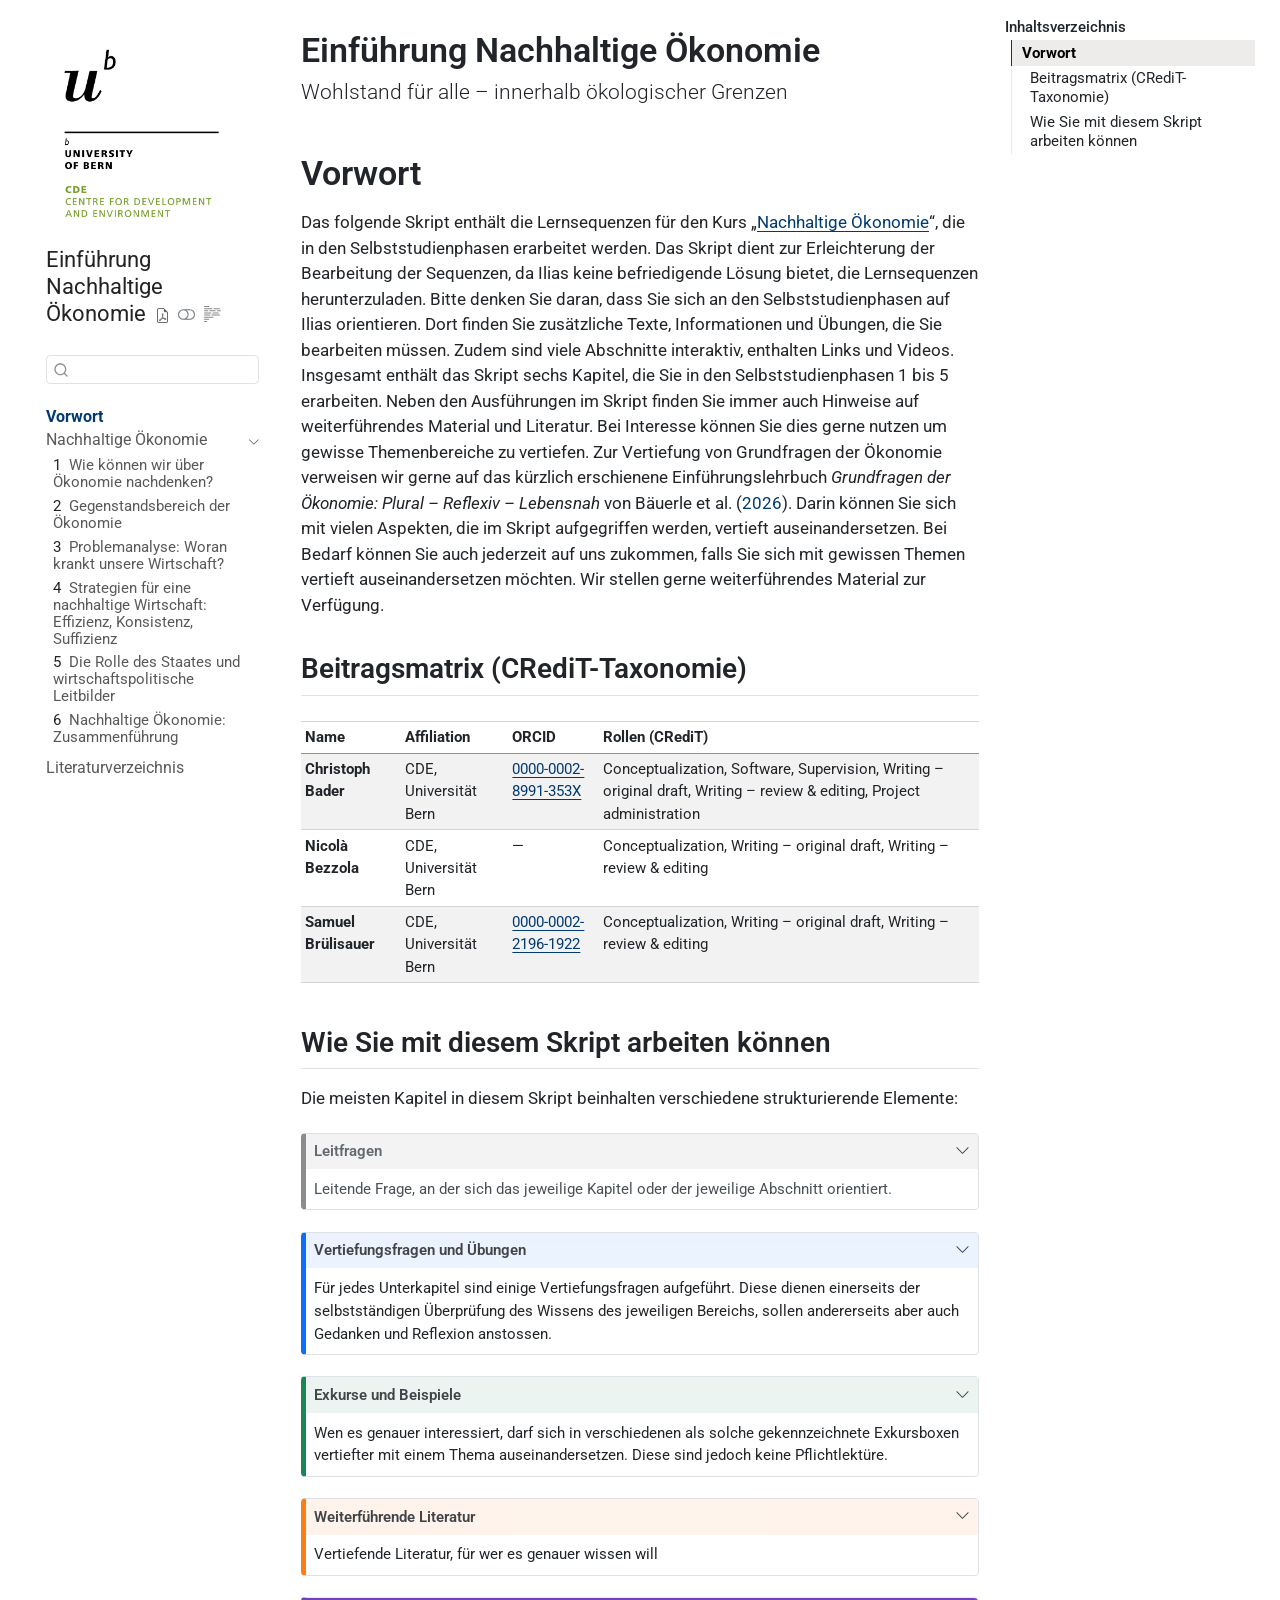
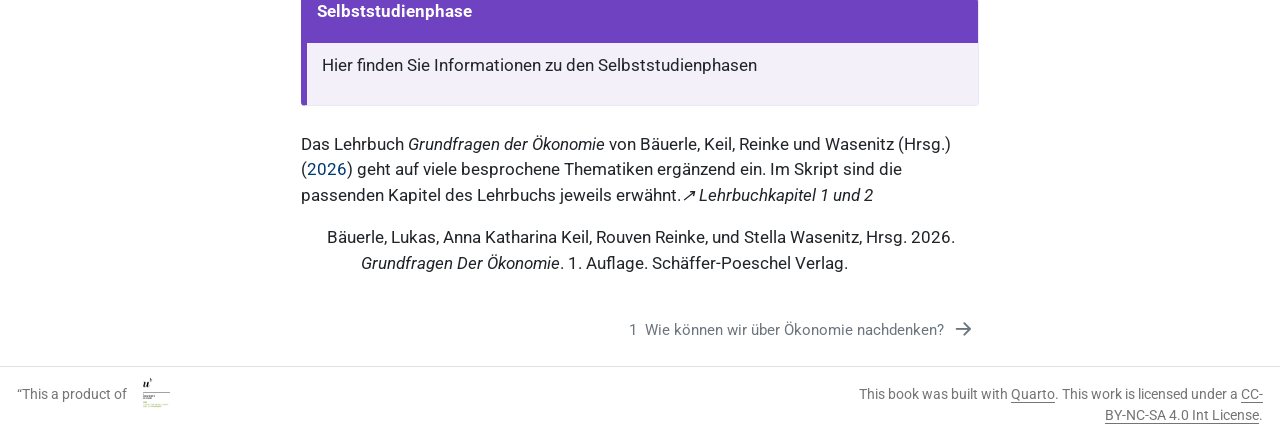
<file: index.html>
<!DOCTYPE html>
<html xmlns="http://www.w3.org/1999/xhtml" lang="de-CH" xml:lang="de-CH"><head>

<meta charset="utf-8">
<meta name="generator" content="quarto-1.10.18">

<meta name="viewport" content="width=device-width, initial-scale=1.0, user-scalable=yes">


<title>Einführung Nachhaltige Ökonomie</title>
<style>
/* Default styles provided by pandoc.
** See https://pandoc.org/MANUAL.html#variables-for-html for config info.
*/
span.smallcaps{font-variant: small-caps;}
div.columns{display: flex; gap: 1.5em;}
div.column{flex: auto;}
@media screen {
div.columns{gap: min(4vw, 1.5em);}
div.column{overflow-x: auto;}
}
div.hanging-indent{margin-left: 1.5em; text-indent: -1.5em;}
ul.task-list{list-style: none;}
ul.task-list li input[type="checkbox"] {
  width: 0.8em;
  margin: 0 0.8em 0.2em -1em; /* quarto-specific, see https://github.com/quarto-dev/quarto-cli/issues/4556 */ 
  vertical-align: middle;
}
/* CSS for citations */
div.csl-bib-body { }
div.csl-entry {
  clear: both;
}
.hanging-indent div.csl-entry {
  margin-left:2em;
  text-indent:-2em;
}
div.csl-left-margin {
  min-width:2em;
  float:left;
}
div.csl-right-inline {
  margin-left:2em;
  padding-left:1em;
}
div.csl-indent {
  margin-left: 2em;
}</style>


<script src="site_libs/quarto-nav/quarto-nav.js"></script>
<script src="site_libs/quarto-nav/headroom.min.js"></script>
<script src="site_libs/clipboard/clipboard.min.js"></script>
<script src="site_libs/quarto-search/autocomplete.umd.js"></script>
<script src="site_libs/quarto-search/fuse.min.js"></script>
<script src="site_libs/quarto-search/quarto-search.js"></script>
<meta name="quarto:offset" content="./">
<link href="1_oekonomie-denken/1_intro.html" rel="next">
<link href="images/cdelogo_e.png" rel="icon" type="image/png">
<script src="site_libs/quarto-html/quarto.js" type="module"></script>
<script src="site_libs/quarto-html/tabsets/tabsets.js" type="module"></script>
<script src="site_libs/quarto-html/popper.min.js"></script>
<script src="site_libs/quarto-html/tippy.umd.min.js"></script>
<script src="site_libs/quarto-html/anchor.min.js"></script>
<link href="site_libs/quarto-html/tippy.css" rel="stylesheet">
<link href="site_libs/quarto-html/quarto-syntax-highlighting-64a204ab8560d761af7679ceaba22944.css" rel="stylesheet" class="quarto-color-scheme" id="quarto-text-highlighting-styles">
<link href="site_libs/quarto-html/quarto-syntax-highlighting-dark-b85bc7c33db8c58e0ec93c3465666fed.css" rel="stylesheet" class="quarto-color-scheme quarto-color-alternate" id="quarto-text-highlighting-styles">
<link href="site_libs/quarto-html/quarto-syntax-highlighting-64a204ab8560d761af7679ceaba22944.css" rel="stylesheet" class="quarto-color-scheme-extra" id="quarto-text-highlighting-styles">
<script src="site_libs/bootstrap/bootstrap.min.js"></script>
<link href="site_libs/bootstrap/bootstrap-icons.css" rel="stylesheet">
<link href="site_libs/bootstrap/bootstrap-402df6278987b1c1cf6c287f8ba8e55b.min.css" rel="stylesheet" append-hash="true" class="quarto-color-scheme" id="quarto-bootstrap" data-mode="light">
<link href="site_libs/bootstrap/bootstrap-dark-db150b37408ade8d98d47d3c9edab02a.min.css" rel="stylesheet" append-hash="true" class="quarto-color-scheme quarto-color-alternate" id="quarto-bootstrap" data-mode="dark">
<link href="site_libs/bootstrap/bootstrap-402df6278987b1c1cf6c287f8ba8e55b.min.css" rel="stylesheet" append-hash="true" class="quarto-color-scheme-extra" id="quarto-bootstrap" data-mode="light">
<script id="quarto-search-options" type="application/json">{
  "location": "sidebar",
  "copy-button": false,
  "collapse-after": 3,
  "panel-placement": "start",
  "type": "textbox",
  "limit": 50,
  "keyboard-shortcut": [
    "f",
    "/",
    "s"
  ],
  "show-item-context": false,
  "language": {
    "search-no-results-text": "Keine Treffer",
    "search-matching-documents-text": "Treffer",
    "search-copy-link-title": "Link in die Suche kopieren",
    "search-hide-matches-text": "Zusätzliche Treffer verbergen",
    "search-more-match-text": "weitere Treffer in diesem Dokument",
    "search-more-matches-text": "weitere Treffer in diesem Dokument",
    "search-clear-button-title": "Zurücksetzen",
    "search-text-placeholder": "",
    "search-detached-cancel-button-title": "Abbrechen",
    "search-submit-button-title": "Abschicken",
    "search-label": "Suchen"
  }
}</script>
<script src="site_libs/kePrint-0.0.1/kePrint.js"></script>

<link href="site_libs/lightable-0.0.1/lightable.css" rel="stylesheet">

<link rel="preconnect" href="https://fonts.googleapis.com">
<link rel="preconnect" href="https://fonts.gstatic.com" crossorigin="">
<link href="https://fonts.googleapis.com/css2?family=Roboto:ital,wght@0,400;0,700;1,400;1,700&amp;family=Fira+Code:wght@400;500&amp;display=swap" rel="stylesheet">


<link rel="stylesheet" href="webex.css">
</head>

<body class="nav-sidebar floating quarto-light"><script id="quarto-html-before-body" type="application/javascript">
    const toggleBodyColorMode = (bsSheetEl) => {
      const mode = bsSheetEl.getAttribute("data-mode");
      const bodyEl = window.document.querySelector("body");
      if (mode === "dark") {
        bodyEl.classList.add("quarto-dark");
        bodyEl.classList.remove("quarto-light");
      } else {
        bodyEl.classList.add("quarto-light");
        bodyEl.classList.remove("quarto-dark");
      }
    }
    const toggleBodyColorPrimary = () => {
      const bsSheetEl = window.document.querySelector("link#quarto-bootstrap:not([rel=disabled-stylesheet])");
      if (bsSheetEl) {
        toggleBodyColorMode(bsSheetEl);
      }
    }
    const setColorSchemeToggle = (alternate) => {
      const toggles = window.document.querySelectorAll('.quarto-color-scheme-toggle');
      for (let i=0; i < toggles.length; i++) {
        const toggle = toggles[i];
        if (toggle) {
          if (alternate) {
            toggle.classList.add("alternate");
          } else {
            toggle.classList.remove("alternate");
          }
        }
      }
    };
    const toggleColorMode = (alternate) => {
      // Switch the stylesheets
      const primaryStylesheets = window.document.querySelectorAll('link.quarto-color-scheme:not(.quarto-color-alternate)');
      const alternateStylesheets = window.document.querySelectorAll('link.quarto-color-scheme.quarto-color-alternate');
      manageTransitions('#quarto-margin-sidebar .nav-link', false);
      if (alternate) {
        // note: dark is layered on light, we don't disable primary!
        enableStylesheet(alternateStylesheets);
        for (const sheetNode of alternateStylesheets) {
          if (sheetNode.id === "quarto-bootstrap") {
            toggleBodyColorMode(sheetNode);
          }
        }
      } else {
        disableStylesheet(alternateStylesheets);
        enableStylesheet(primaryStylesheets)
        toggleBodyColorPrimary();
      }
      manageTransitions('#quarto-margin-sidebar .nav-link', true);
      // Switch the toggles
      setColorSchemeToggle(alternate)
      // Hack to workaround the fact that safari doesn't
      // properly recolor the scrollbar when toggling (#1455)
      if (navigator.userAgent.indexOf('Safari') > 0 && navigator.userAgent.indexOf('Chrome') == -1) {
        manageTransitions("body", false);
        window.scrollTo(0, 1);
        setTimeout(() => {
          window.scrollTo(0, 0);
          manageTransitions("body", true);
        }, 40);
      }
    }
    const disableStylesheet = (stylesheets) => {
      for (let i=0; i < stylesheets.length; i++) {
        const stylesheet = stylesheets[i];
        stylesheet.rel = 'disabled-stylesheet';
      }
    }
    const enableStylesheet = (stylesheets) => {
      for (let i=0; i < stylesheets.length; i++) {
        const stylesheet = stylesheets[i];
        if(stylesheet.rel !== 'stylesheet') { // for Chrome, which will still FOUC without this check
          stylesheet.rel = 'stylesheet';
        }
      }
    }
    const manageTransitions = (selector, allowTransitions) => {
      const els = window.document.querySelectorAll(selector);
      for (let i=0; i < els.length; i++) {
        const el = els[i];
        if (allowTransitions) {
          el.classList.remove('notransition');
        } else {
          el.classList.add('notransition');
        }
      }
    }
    const isFileUrl = () => {
      return window.location.protocol === 'file:';
    }
    const hasAlternateSentinel = () => {
      let styleSentinel = getColorSchemeSentinel();
      if (styleSentinel !== null) {
        return styleSentinel === "alternate";
      } else {
        return false;
      }
    }
    const setStyleSentinel = (alternate) => {
      const value = alternate ? "alternate" : "default";
      if (!isFileUrl()) {
        window.localStorage.setItem("quarto-color-scheme", value);
      } else {
        localAlternateSentinel = value;
      }
    }
    const getColorSchemeSentinel = () => {
      if (!isFileUrl()) {
        const storageValue = window.localStorage.getItem("quarto-color-scheme");
        return storageValue != null ? storageValue : localAlternateSentinel;
      } else {
        return localAlternateSentinel;
      }
    }
    const toggleGiscusIfUsed = (isAlternate, darkModeDefault) => {
      const baseTheme = document.querySelector('#giscus-base-theme')?.value ?? 'light';
      const alternateTheme = document.querySelector('#giscus-alt-theme')?.value ?? 'dark';
      let newTheme = '';
      if(authorPrefersDark) {
        newTheme = isAlternate ? baseTheme : alternateTheme;
      } else {
        newTheme = isAlternate ? alternateTheme : baseTheme;
      }
      const changeGiscusTheme = () => {
        // From: https://github.com/giscus/giscus/issues/336
        const sendMessage = (message) => {
          const iframe = document.querySelector('iframe.giscus-frame');
          if (!iframe) return;
          iframe.contentWindow.postMessage({ giscus: message }, 'https://giscus.app');
        }
        sendMessage({
          setConfig: {
            theme: newTheme
          }
        });
      }
      const isGiscussLoaded = window.document.querySelector('iframe.giscus-frame') !== null;
      if (isGiscussLoaded) {
        changeGiscusTheme();
      }
    };
    const authorPrefersDark = false;
    const darkModeDefault = authorPrefersDark;
      document.querySelector('link#quarto-text-highlighting-styles.quarto-color-scheme-extra').rel = 'disabled-stylesheet';
      document.querySelector('link#quarto-bootstrap.quarto-color-scheme-extra').rel = 'disabled-stylesheet';
    let localAlternateSentinel = darkModeDefault ? 'alternate' : 'default';
    // Dark / light mode switch
    window.quartoToggleColorScheme = () => {
      // Read the current dark / light value
      let toAlternate = !hasAlternateSentinel();
      toggleColorMode(toAlternate);
      setStyleSentinel(toAlternate);
      toggleGiscusIfUsed(toAlternate, darkModeDefault);
      window.dispatchEvent(new Event('resize'));
    };
    // Switch to dark mode if need be
    if (hasAlternateSentinel()) {
      toggleColorMode(true);
    } else {
      toggleColorMode(false);
    }
  </script>

<div id="quarto-search-results"></div>
  <header id="quarto-header" class="headroom fixed-top">
  <nav class="quarto-secondary-nav">
    <div class="container-fluid d-flex">
      <button type="button" class="quarto-btn-toggle btn" data-bs-toggle="collapse" role="button" data-bs-target=".quarto-sidebar-collapse-item" aria-controls="quarto-sidebar" aria-expanded="false" aria-label="Seitenleiste umschalten" onclick="if (window.quartoToggleHeadroom) { window.quartoToggleHeadroom(); }">
        <i class="bi bi-layout-text-sidebar-reverse"></i>
      </button>
        <nav class="quarto-page-breadcrumbs" aria-label="breadcrumb"><ol class="breadcrumb"><li class="breadcrumb-item"><a href="index.html">Vorwort</a></li></ol></nav>
        <a class="flex-grow-1" role="navigation" data-bs-toggle="collapse" data-bs-target=".quarto-sidebar-collapse-item" aria-controls="quarto-sidebar" aria-expanded="false" aria-label="Seitenleiste umschalten" onclick="if (window.quartoToggleHeadroom) { window.quartoToggleHeadroom(); }">      
        </a>
      <button type="button" class="btn quarto-search-button" aria-label="Suchen" onclick="window.quartoOpenSearch();">
        <i class="bi bi-search"></i>
      </button>
    </div>
  </nav>
</header>
<!-- content -->
<div id="quarto-content" class="quarto-container page-columns page-rows-contents page-layout-article">
<!-- sidebar -->
  <nav id="quarto-sidebar" class="sidebar collapse collapse-horizontal quarto-sidebar-collapse-item sidebar-navigation floating overflow-auto">
    <div class="pt-lg-2 mt-2 text-left sidebar-header sidebar-header-stacked">
      <a href="index.html" class="sidebar-logo-link">
      <img src="images/cdelogo_e.png" alt="" class="sidebar-logo light-content py-0 d-lg-inline d-none">
      <img src="images/cdelogo_e.png" alt="" class="sidebar-logo dark-content py-0 d-lg-inline d-none">
      </a>
    <div class="sidebar-title mb-0 py-0">
      <a href="../Nachhaltig-Wirtschaften">Einführung Nachhaltige Ökonomie</a> 
        <div class="sidebar-tools-main tools-wide">
    <a href="https://github.com/CDEteaching/Nachhaltig-Wirtschaften/blob/main/pdf/NachhaltigWirtschaften.pdf" title="Kursskript (PDF)" class="quarto-navigation-tool px-1" aria-label="Kursskript (PDF)"><i class="bi bi-file-earmark-pdf"></i></a>
  <a href="" class="quarto-color-scheme-toggle quarto-navigation-tool  px-1" onclick="window.quartoToggleColorScheme(); return false;" title="Dunkelmodus umschalten"><i class="bi"></i></a>
  <a href="" class="quarto-reader-toggle quarto-navigation-tool px-1" onclick="window.quartoToggleReader(); return false;" title="Lesemodus umschalten">
  <div class="quarto-reader-toggle-btn">
  <i class="bi"></i>
  </div>
</a>
</div>
    </div>
      </div>
        <div class="mt-2 flex-shrink-0 align-items-center">
        <div class="sidebar-search">
        <div id="quarto-search" class="" title="Suchen"></div>
        </div>
        </div>
    <div class="sidebar-menu-container"> 
    <ul class="list-unstyled mt-1">
        <li class="sidebar-item">
  <div class="sidebar-item-container"> 
  <a href="index.html" class="sidebar-item-text sidebar-link active">
 <span class="menu-text">Vorwort</span></a>
  </div>
</li>
        <li class="sidebar-item sidebar-item-section">
      <div class="sidebar-item-container"> 
            <a class="sidebar-item-text sidebar-link text-start" data-bs-toggle="collapse" data-bs-target="#quarto-sidebar-section-1" role="navigation" aria-expanded="true">
 <span class="menu-text">Nachhaltige Ökonomie</span></a>
          <a class="sidebar-item-toggle text-start" data-bs-toggle="collapse" data-bs-target="#quarto-sidebar-section-1" role="navigation" aria-expanded="true" aria-label="Abschnitt umschalten">
            <i class="bi bi-chevron-right ms-2"></i>
          </a> 
      </div>
      <ul id="quarto-sidebar-section-1" class="collapse list-unstyled sidebar-section depth1 show">  
          <li class="sidebar-item">
  <div class="sidebar-item-container"> 
  <a href="1_oekonomie-denken/1_intro.html" class="sidebar-item-text sidebar-link">
 <span class="menu-text"><span class="chapter-number">1</span>&nbsp; <span class="chapter-title">Wie können wir über Ökonomie nachdenken?</span></span></a>
  </div>
</li>
          <li class="sidebar-item">
  <div class="sidebar-item-container"> 
  <a href="2_gegenstandsbereich/2_intro.html" class="sidebar-item-text sidebar-link">
 <span class="menu-text"><span class="chapter-number">2</span>&nbsp; <span class="chapter-title">Gegenstandsbereich der Ökonomie</span></span></a>
  </div>
</li>
          <li class="sidebar-item">
  <div class="sidebar-item-container"> 
  <a href="3_problemanalyse/3_intro.html" class="sidebar-item-text sidebar-link">
 <span class="menu-text"><span class="chapter-number">3</span>&nbsp; <span class="chapter-title">Problemanalyse: Woran krankt unsere Wirtschaft?</span></span></a>
  </div>
</li>
          <li class="sidebar-item">
  <div class="sidebar-item-container"> 
  <a href="4_strategien/4_intro.html" class="sidebar-item-text sidebar-link">
 <span class="menu-text"><span class="chapter-number">4</span>&nbsp; <span class="chapter-title">Strategien für eine nachhaltige Wirtschaft: Effizienz, Konsistenz, Suffizienz</span></span></a>
  </div>
</li>
          <li class="sidebar-item">
  <div class="sidebar-item-container"> 
  <a href="5_staat-leitbilder/5_intro.html" class="sidebar-item-text sidebar-link">
 <span class="menu-text"><span class="chapter-number">5</span>&nbsp; <span class="chapter-title">Die Rolle des Staates und wirtschaftspolitische Leitbilder</span></span></a>
  </div>
</li>
          <li class="sidebar-item">
  <div class="sidebar-item-container"> 
  <a href="6_zusammenfuehrung/6_intro.html" class="sidebar-item-text sidebar-link">
 <span class="menu-text"><span class="chapter-number">6</span>&nbsp; <span class="chapter-title">Nachhaltige Ökonomie: Zusammenführung</span></span></a>
  </div>
</li>
      </ul>
  </li>
        <li class="sidebar-item">
  <div class="sidebar-item-container"> 
  <a href="docs/references.html" class="sidebar-item-text sidebar-link">
 <span class="menu-text">Literaturverzeichnis</span></a>
  </div>
</li>
    </ul>
    </div>
</nav>
<div id="quarto-sidebar-glass" class="quarto-sidebar-collapse-item" data-bs-toggle="collapse" data-bs-target=".quarto-sidebar-collapse-item"></div>
<!-- margin-sidebar -->
    <div id="quarto-margin-sidebar" class="sidebar margin-sidebar">
        <nav id="TOC" role="doc-toc" class="toc-active">
    <h2 id="toc-title">Inhaltsverzeichnis</h2>
   
  <ul>
  <li><a href="#vorwort" id="toc-vorwort" class="nav-link active" data-scroll-target="#vorwort">Vorwort</a>
  <ul class="collapse">
  <li><a href="#beitragsmatrix-credit-taxonomie" id="toc-beitragsmatrix-credit-taxonomie" class="nav-link" data-scroll-target="#beitragsmatrix-credit-taxonomie">Beitragsmatrix (CRediT-Taxonomie)</a></li>
  <li><a href="#wie-sie-mit-diesem-skript-arbeiten-können" id="toc-wie-sie-mit-diesem-skript-arbeiten-können" class="nav-link" data-scroll-target="#wie-sie-mit-diesem-skript-arbeiten-können">Wie Sie mit diesem Skript arbeiten können</a></li>
  </ul></li>
  </ul>
</nav>
    </div>
<!-- main -->
<main class="content" id="quarto-document-content">


<header id="title-block-header" class="quarto-title-block default">
<div class="quarto-title">
<h1 class="title">Einführung Nachhaltige Ökonomie</h1>
<p class="subtitle lead">Wohlstand für alle – innerhalb ökologischer Grenzen</p>
</div>



<div class="quarto-title-meta">

    
  
    
  </div>
  


</header>


<section id="vorwort" class="level1 unnumbered">
<h1 class="unnumbered">Vorwort</h1>
<p>Das folgende Skript enthält die Lernsequenzen für den Kurs „<a href="https://ilias.unibe.ch/go/crs/3701540" target="_blank">Nachhaltige Ökonomie</a>“, die in den Selbststudienphasen erarbeitet werden. Das Skript dient zur Erleichterung der Bearbeitung der Sequenzen, da Ilias keine befriedigende Lösung bietet, die Lernsequenzen herunterzuladen. Bitte denken Sie daran, dass Sie sich an den Selbststudienphasen auf Ilias orientieren. Dort finden Sie zusätzliche Texte, Informationen und Übungen, die Sie bearbeiten müssen. Zudem sind viele Abschnitte interaktiv, enthalten Links und Videos. Insgesamt enthält das Skript sechs Kapitel, die Sie in den Selbststudienphasen 1 bis 5 erarbeiten. Neben den Ausführungen im Skript finden Sie immer auch Hinweise auf weiterführendes Material und Literatur. Bei Interesse können Sie dies gerne nutzen um gewisse Themenbereiche zu vertiefen. Zur Vertiefung von Grundfragen der Ökonomie verweisen wir gerne auf das kürzlich erschienene Einführungslehrbuch <em>Grundfragen der Ökonomie: Plural – Reflexiv – Lebensnah</em> von <span class="citation" data-cites="bauerleGrundfragenOkonomie2026">Bäuerle et al. (<a href="#ref-bauerleGrundfragenOkonomie2026" role="doc-biblioref">2026</a>)</span>. Darin können Sie sich mit vielen Aspekten, die im Skript aufgegriffen werden, vertieft auseinandersetzen. Bei Bedarf können Sie auch jederzeit auf uns zukommen, falls Sie sich mit gewissen Themen vertieft auseinandersetzen möchten. Wir stellen gerne weiterführendes Material zur Verfügung.</p>
<section id="beitragsmatrix-credit-taxonomie" class="level2 unnumbered">
<h2 class="unnumbered anchored" data-anchor-id="beitragsmatrix-credit-taxonomie">Beitragsmatrix (CRediT-Taxonomie)</h2>
<div class="cell">
<div class="cell-output-display">
<table class="table table-striped table-hover table-condensed caption-top table-sm small">
<thead>
<tr class="header">
<th data-quarto-table-cell-role="th" style="text-align: left; font-weight: bold;">Name</th>
<th data-quarto-table-cell-role="th" style="text-align: left; font-weight: bold;">Affiliation</th>
<th data-quarto-table-cell-role="th" style="text-align: left; font-weight: bold;">ORCID</th>
<th data-quarto-table-cell-role="th" style="text-align: left; font-weight: bold;">Rollen (CRediT)</th>
</tr>
</thead>
<tbody>
<tr class="odd">
<td style="text-align: left; width: NA; font-weight: bold;">Christoph Bader</td>
<td style="text-align: left;">CDE, Universität Bern</td>
<td style="text-align: left;"><a href="https://orcid.org/0000-0002-8991-353X" target="_blank">0000-0002-8991-353X</a></td>
<td style="text-align: left; width: NA;">Conceptualization, Software, Supervision, Writing – original draft, Writing – review &amp; editing, Project administration</td>
</tr>
<tr class="even">
<td style="text-align: left; width: NA; font-weight: bold;">Nicolà Bezzola</td>
<td style="text-align: left;">CDE, Universität Bern</td>
<td style="text-align: left;">—</td>
<td style="text-align: left; width: NA;">Conceptualization, Writing – original draft, Writing – review &amp; editing</td>
</tr>
<tr class="odd">
<td style="text-align: left; width: NA; font-weight: bold;">Samuel Brülisauer</td>
<td style="text-align: left;">CDE, Universität Bern</td>
<td style="text-align: left;"><a href="https://orcid.org/0000-0002-2196-1922" target="_blank">0000-0002-2196-1922</a></td>
<td style="text-align: left; width: NA;">Conceptualization, Writing – original draft, Writing – review &amp; editing</td>
</tr>
</tbody>
</table>
</div>
</div>
</section>
<section id="wie-sie-mit-diesem-skript-arbeiten-können" class="level2">
<h2 class="anchored" data-anchor-id="wie-sie-mit-diesem-skript-arbeiten-können">Wie Sie mit diesem Skript arbeiten können</h2>
<p>Die meisten Kapitel in diesem Skript beinhalten verschiedene strukturierende Elemente:</p>
<div class="leitfrage callout callout-style-default callout-note no-icon callout-titled">
<div class="callout-header d-flex align-content-center" data-bs-toggle="collapse" data-bs-target=".callout-1-contents" aria-controls="callout-1" aria-expanded="true" aria-label="Toggle callout">
<div class="callout-icon-container">
<i class="callout-icon no-icon"></i>
</div>
<div class="callout-title-container flex-fill">
<span class="screen-reader-only">Hinweis</span>Leitfragen
</div>
<div class="callout-btn-toggle d-inline-block border-0 py-1 ps-1 pe-0 float-end"><i class="callout-toggle"></i></div>
</div>
<div id="callout-1" class="callout-1-contents callout-collapse collapse show">
<div class="callout-body-container callout-body">
<p>Leitende Frage, an der sich das jeweilige Kapitel oder der jeweilige Abschnitt orientiert.</p>
</div>
</div>
</div>
<div class="callout callout-style-default callout-note no-icon callout-titled">
<div class="callout-header d-flex align-content-center" data-bs-toggle="collapse" data-bs-target=".callout-2-contents" aria-controls="callout-2" aria-expanded="true" aria-label="Toggle callout">
<div class="callout-icon-container">
<i class="callout-icon no-icon"></i>
</div>
<div class="callout-title-container flex-fill">
<span class="screen-reader-only">Hinweis</span>Vertiefungsfragen und Übungen
</div>
<div class="callout-btn-toggle d-inline-block border-0 py-1 ps-1 pe-0 float-end"><i class="callout-toggle"></i></div>
</div>
<div id="callout-2" class="callout-2-contents callout-collapse collapse show">
<div class="callout-body-container callout-body">
<p>Für jedes Unterkapitel sind einige Vertiefungsfragen aufgeführt. Diese dienen einerseits der selbstständigen Überprüfung des Wissens des jeweiligen Bereichs, sollen andererseits aber auch Gedanken und Reflexion anstossen.</p>
</div>
</div>
</div>
<div class="callout callout-style-default callout-tip no-icon callout-titled">
<div class="callout-header d-flex align-content-center" data-bs-toggle="collapse" data-bs-target=".callout-3-contents" aria-controls="callout-3" aria-expanded="true" aria-label="Toggle callout">
<div class="callout-icon-container">
<i class="callout-icon no-icon"></i>
</div>
<div class="callout-title-container flex-fill">
<span class="screen-reader-only">Tipp</span>Exkurse und Beispiele
</div>
<div class="callout-btn-toggle d-inline-block border-0 py-1 ps-1 pe-0 float-end"><i class="callout-toggle"></i></div>
</div>
<div id="callout-3" class="callout-3-contents callout-collapse collapse show">
<div class="callout-body-container callout-body">
<p>Wen es genauer interessiert, darf sich in verschiedenen als solche gekennzeichnete Exkursboxen vertiefter mit einem Thema auseinandersetzen. Diese sind jedoch keine Pflichtlektüre.</p>
</div>
</div>
</div>
<div class="callout callout-style-default callout-caution no-icon callout-titled">
<div class="callout-header d-flex align-content-center" data-bs-toggle="collapse" data-bs-target=".callout-4-contents" aria-controls="callout-4" aria-expanded="true" aria-label="Toggle callout">
<div class="callout-icon-container">
<i class="callout-icon no-icon"></i>
</div>
<div class="callout-title-container flex-fill">
<span class="screen-reader-only">Vorsicht</span>Weiterführende Literatur
</div>
<div class="callout-btn-toggle d-inline-block border-0 py-1 ps-1 pe-0 float-end"><i class="callout-toggle"></i></div>
</div>
<div id="callout-4" class="callout-4-contents callout-collapse collapse show">
<div class="callout-body-container callout-body">
<p>Vertiefende Literatur, für wer es genauer wissen will</p>
</div>
</div>
</div>
<div class="selbststudienphase">
<div class="selbststudienphase-header">
<p>Selbststudienphase</p>
</div>
<div class="selbststudienphase-body">
<p>Hier finden Sie Informationen zu den Selbststudienphasen</p>
</div>
</div>
<p>Das Lehrbuch <em>Grundfragen der Ökonomie</em> von Bäuerle, Keil, Reinke und Wasenitz (Hrsg.) <span class="citation" data-cites="bauerleGrundfragenOkonomie2026">(<a href="#ref-bauerleGrundfragenOkonomie2026" role="doc-biblioref">2026</a>)</span> geht auf viele besprochene Thematiken ergänzend ein. Im Skript sind die passenden Kapitel des Lehrbuchs jeweils erwähnt.<em>↗ Lehrbuchkapitel 1 und 2</em></p>


<div id="refs" class="references csl-bib-body hanging-indent" role="list">
<div id="ref-bauerleGrundfragenOkonomie2026" class="csl-entry" role="listitem">
Bäuerle, Lukas, Anna Katharina Keil, Rouven Reinke, und Stella Wasenitz, Hrsg. 2026. <em>Grundfragen Der <span>Ökonomie</span></em>. 1. Auflage. Schäffer-Poeschel Verlag.
</div>
</div>
</section>
</section>

</main> <!-- /main -->
<script>



/* definition of content for the buttons */

const webex_buttons = {check_hidden:          "<b>&check;</b>",

                       check_hidden_alt:      "Check answer",

                       check_shown:           "<b>&lsh;</b>",

                       check_shown_alt:       "Hide check",

                       check_of_total:        "/",

                       solution:              "<b>&quest;</b>",

                       solution_alt:          "Correct solution",

                       question_next:         "<b>&#8634;</b>",

                       question_next_alt:     "Next question",

                       question_previous:     "",

                       question_previous_alt: ""}





/* update total correct if #webex-total_correct exists */

update_total_correct = function() {

  console.log("webex: update total_correct");



  document.querySelectorAll(".webex-total_correct").forEach(total => {

    p = total.closest(".webex-box");

    var correct = p.getElementsByClassName("webex-correct").length;

    var solvemes = p.getElementsByClassName("webex-solveme").length;

    var radiogroups = p.getElementsByClassName("webex-radiogroup").length;

    var selects = p.getElementsByClassName("webex-select").length;

    /* no specific class on input node, thus searching via query selector */

    var checkboxgroups = p.querySelectorAll("div[class=webex-checkboxgroup] input[type=checkbox]").length



    /* show number of correct / total number of answers */

    total.innerHTML = correct + "&nbsp;" + webex_buttons.check_of_total + "&nbsp;" + (solvemes + radiogroups + checkboxgroups + selects);

  });

}



/* check answers */

check_func = function() {

  console.log("webex: check answer");



  //var cl = elem.parentElement.classList;

  var cl = this.closest(".webex-box").classList;

  if (cl.contains("unchecked")) {

    cl.remove("unchecked");

    this.innerHTML = webex_buttons.check_shown; //"Hide check";

    if (webex_buttons.check_shown_alt.length > 0) this.setAttribute("title", webex_buttons.check_shown_alt);

  } else {

    cl.add("unchecked");

    this.innerHTML = webex_buttons.check_hidden; //"Check answer";

    if (webex_buttons.check_hidden_alt.length > 0) this.setAttribute("title", webex_buttons.check_hidden_alt);

  }

}



/* helper functions for checking the webex ID */

const id_checker = {"fmt": new RegExp("[g-zG-Z]"),

                    "load": function(e) { return e.getAttribute("id").match("(?<=(-)).*$")[0]; },

                    "eval": new TextEncoder(),

                    "dval": new TextDecoder()}



/* Show/hide correct solution */

solution_func = function() {

  console.log("webex: show/hide solution");



  var div = this.closest(".webex-question").querySelector(".webex-solution");

  var cl = div.classList;



  if (cl.contains("visible")) {

    cl.remove("visible");

  } else {

    cl.add("visible");

  }

}



/* function to check if the real answer is numeric */

convert_to_numeric = function(x) {

  if (typeof x == "string") {

    /* do nothing */

  } else if (x.length == 1) {

    /* take first element */

    x = x[0]

  } else {

    return NaN;

  }



  /* remove spaces for easier parsing */

  x = x.replace(/\s/g, "");



  /* Define patterns for different formats, note that spaces have been removed above */

  const patterns = [

    {regex: /^[+-]?\d+(\.\d{3})*,\d+$/, decimal: ",", thousand: "." },  // Format: "1.100.100.100,3"

    {regex: /^[+-]?\d+(,\d{3})*\.\d+$/, decimal: ".", thousand: "," },  // Format: "1,100,100,100.3"

    {regex: /^[+-]?\d+(\.|\.\d+)?$/, decimal: "." },                    // Format: "1100100100.5" or "1100100100."

    {regex: /^[+-]?\d+(,|,\d+)$/, decimal: "," }                        // Format: "1100100100,5" or "1100100100,"

  ];





  /* testing all regular expressions, convert to float if possible */

  for (const { regex, decimal, thousand } of patterns) {

    if (regex.test(x)) {

      let numeric = x;

      if (thousand) numeric = numeric.replace(new RegExp(`\\${thousand}`, "g"), "");

      numeric = numeric.replace(decimal, ".");

      return parseFloat(numeric);

    }

  }



  /* input of length 1 but none of the known formats, return NaN */

  return NaN;

}



/* Checking webex ID, returns formalsol */

check_id = function(e) {

  /* loading webex ID */

  var id = id_checker["load"](e);



  /* extracting answer */

  let answer = e.dataset.answer;



  /* checking unique id, prepare and return array */

  if (!id_checker["fmt"].test(id)) {

    const a = id_checker["eval"].encode(atob(answer));

    const b = id_checker["eval"].encode(id);

    const res = a.map((byte, index) => byte^b[index % b.length]);

    answer = id_checker["dval"].decode(res);

    /* Replacing &amp; with ' before parsing */

    answer = answer.replaceAll("&apos;", "'");

  }



  return JSON.parse(answer);

}



/* function for checking solveme answers */

solveme_func = function(e) {

  /* avoid that keyup and keychange twice execute this function within nms = 10

   * ms, clearing inputTimer and add timeout */

  console.log("webex: check solveme");



  /* float, precision for checking numeric answers */

  const eps = 0.00000000000001;



  /* get last checked user answer */

  const question = this.closest(".webex-question")



  /* extracting classes */

  var cl = this.classList;

  var my_answer = this.value;



  /* extracting classes */

  var cl = this.classList;



  /* empty answer? Job done */

  if (my_answer == "") {

    cl.remove("webex-correct");

    cl.remove("webex-incorrect");

    return false;

  }



  /* Find closest (parent) webex-question */

  let formalsols = check_id(this)



  /* by default we assume the users' answer is incorrect */

  var user_answer_correct = false;



  /* check if the correct answer is numeric, i.e. if 

   * formalsols is of length 1 containing one single numeric

   * value in a known format, else, NaN is returned */

  const num_formalsol = convert_to_numeric(formalsols);

  const num_my_answer = convert_to_numeric(my_answer);



  /* if the correct answer is numeric (float), the user's answer

   * must also be numeric. If not, it is wrong. Else we can

   * compare floating point numbers */

  if (!isNaN(num_formalsol) && !isNaN(num_my_answer)) {

    /* check if the real answer and the user input are numerically the same;

     * adding 'delta' to avoid precision issues */

    var diff = Math.abs(num_formalsol - num_my_answer);

    if (diff < parseFloat(this.dataset.tol) + eps) { user_answer_correct = true; }



  /* if the question contains regex, a regular expression is used

   * to evaluate the users answer. Allows for multiple regular expressions */

  } else if (cl.contains("regex")) {

    for (let i = 0; i < formalsols.length; i++) {

        let regex = new RegExp(formalsols[i], cl.contains("ignorecase") ? "i" : "");

        if (regex.test(my_answer)) { user_answer_correct = true; break; }

    }



  /* else we evaluate on 'string level', considering the creators preferences

   * regarding set options */

  } else {

    /* modify/prepare answer */

    if (cl.contains("ignorecase")) { my_answer = my_answer.toLowerCase(); }

    if (cl.contains("nospaces"))   { my_answer = my_answer.replace(/ /g, ""); }



    /* if the real answer includes user input - correct */

    if (formalsols.includes(my_answer)) {

      user_answer_correct = true;

  

      // added regex bit

      if (cl.contains("regex")) {

        answer_regex = RegExp(formalsols.join("|"))

        if (answer_regex.test(my_answer)) {

          cl.add("webex-correct");

        }

      }

    }

  }



  if (user_answer_correct) {

      cl.add("webex-correct");

      cl.remove("webex-incorrect");

  } else {

      cl.add("webex-incorrect");

      cl.remove("webex-correct");

  }



  update_total_correct();



}



/* function for checking select answers */

select_func = function(e) {

  console.log("webex: check select");



  var options   = [];

  Array.from(this.querySelectorAll("option")).forEach((option, index) => {

    if (!option.hasAttribute("value") || !option.getAttribute("value") === "blank") {

      options.push(option);

    }

  });



  /* get selected option */

  function get_selected(options) { return options.findIndex(option => option.selected); }

  var option_index = get_selected(options)



  /* loading webex ID */

  var formalsol = check_id(this)



  /* add class for current selection */

  this.classList.remove("webex-incorrect");

  this.classList.remove("webex-correct");

  if (option_index >= 0) {

    this.classList.add(formalsol[option_index] === 1 ? "webex-correct" : "webex-incorrect");

  }



  update_total_correct();

}



/* function for checking radiogroups answers */

radiogroups_func = function(e) {

  console.log("webex: check radiogroups");



  /* get real answer (binary integer array) */

  var id = e.target.getAttribute("name");

  var group = document.querySelector(".webex-radiogroup[id='webex-" + id + "']");

  var formalsol = check_id(group)



  /* check which radiobuttion is selected (user answer) */

  function get_checked(radios) {

    return radios.findIndex(radios => radios.checked);

  }

  var radios = Array.from(group.querySelectorAll("input[type='radio']"))

  var radio_index = get_checked(radios);



  /* remove existing classes */

  radios.forEach(radio => {

    let cl = radio.closest("label").classList

    cl.remove("webex-incorrect");

    cl.remove("webex-correct");

  });



  /* add class for current selection */

  let cl = radios[radio_index].closest("label").classList

  if (formalsol[radio_index] === 1) {

      cl.add("webex-correct");

  } else {

      cl.add("webex-incorrect");

  }



  update_total_correct();

}





/* function for checking checkboxgroups answers */

checkboxgroups_func = function(e) {

  console.log("webex: check checkboxgroups");



  /* get real answer (binary integer array) */

  var group = document.querySelector(".webex-checkboxgroup[id='" + this.id + "']");

  var formalsol = check_id(group);



  /* check which checkbox is checked (user answer) */

  function get_checked(group) {

      const checkboxes = Array.from(group.querySelectorAll("input[type='checkbox']"));

      return checkboxes.reduce((indices, checkbox, index) => {

          if (checkbox.checked) indices.push(index);

          return indices;

      }, []);

  }

  var checks = Array.from(group.querySelectorAll("input[type='checkbox']"));

  var check_index = get_checked(group);



  checks.forEach((e, index) => {

    var label = e.parentNode;

    var ans = formalsol[index];

    if ((e.checked && ans === 1) || (!e.checked && ans === 0)) {

        label.setAttribute("class", "webex-correct")

    } else {

        label.setAttribute("class", "webex-incorrect")

    }

  });



  update_total_correct();

}



/* shuffling array (thanks to stack overflow)

 * If argument x is an integer we create an integer sequence

 * from 0, 1, ..., (x - 1) and return a shuffled version. If

 * the input is an array, we simply shuffle it */

shuffle_array = function(x) {

   if (Number.isInteger(x) && !isNaN(x)) {

     x = Array.from({length: x}, (v, i) => i);

   }

   let shuffled = x.map(value => ({ value, sort: Math.random() }))

        .sort((a, b) => a.sort - b.sort).map(({ value }) => value)

   return shuffled;

}



/* ---------------------------------------------------------

 * ---------------------------------------------------------

 * --------------------------------------------------------- */

window.onload = function() {

  //console.log("webex: onload");



  /* setting up buttons and actions to show/hide answers */

  document.querySelectorAll(".webex-check").forEach(section => {

    section.classList.add("unchecked");



    /* ul to take up the list items with buttons */

    let button_ul = document.createElement("ul");

    button_ul.setAttribute("class", "webex-button-list");

    section.appendChild(button_ul);



    /* button to _check_ if answers given are correct */

    let li_check = document.createElement("li");

    button_ul.appendChild(li_check); /* add list item to ul */

    let btn_check = document.createElement("button");

    btn_check.innerHTML = webex_buttons.check_hidden;  // "Check answer";

    btn_check.setAttribute("class", "webex-button webex-button-check");

    if (webex_buttons.check_hidden_alt.length > 0) btn_check.setAttribute("title", webex_buttons.check_hidden_alt);

    btn_check.onclick = check_func;

    li_check.appendChild(btn_check);



    /* span to show current number of points (when _check_ active) */

    let spn = document.createElement("span");

    spn.classList.add("webex-total_correct");

    li_check.appendChild(spn);



    /* button to show the _solution_ if there is one */

    var has_solution = section.parentNode.querySelectorAll(".webex-solution").length > 0;

    if (has_solution) {

      let li_solution = document.createElement("li");

      button_ul.appendChild(li_solution); /* add list item to ul */

      let btn_solution = document.createElement("button");

      btn_solution.innerHTML = webex_buttons.solution; // "Correct answer";

      btn_solution.setAttribute("class", "webex-button webex-button-solution");

      if (webex_buttons.solution_alt.length > 0) btn_solution.setAttribute("title", webex_buttons.solution_alt);

      btn_solution.onclick = solution_func;

      li_solution.appendChild(btn_solution);

    }



  });



  /* set up webex-solveme inputs */

  document.querySelectorAll(".webex-solveme").forEach(solveme => {

    solveme.setAttribute("autocomplete","off");

    solveme.setAttribute("autocorrect", "off");

    solveme.setAttribute("autocapitalize", "off");

    solveme.setAttribute("spellcheck", "false");

    solveme.value = "";



    /* adjust answer for 'no spaces' (ignore spaces) */

    if (solveme.classList.contains("nospaces")) {

      solveme.dataset.answer = solveme.dataset.answer.replace(/ /g, "");

    }



    /* attach checking function, triggered on key up, change, and when

     * elemnt is out of focus. Only evaluated once by tracking changes

     * via variable solveme_last_user_answer */

    solveme.addEventListener("keyup",  solveme_func);

    solveme.addEventListener("change", solveme_func);

    solveme.addEventListener("blur",   solveme_func);



    /* adding span to show correct/incorrect icon */

    solveme.insertAdjacentHTML("afterend", " <span class='webex-icon'></span>")

  });



  /* set up radiogroups (single choice questions with display = "buttons") */

  document.querySelectorAll(".webex-radiogroup").forEach(radiogroup => {

    radiogroup.onchange = radiogroups_func;

  });



  /* set up checkboxgroups (multiple choice questions with display = "buttons") */

  document.querySelectorAll(".webex-checkboxgroup").forEach(checkboxgroup => {

    checkboxgroup.onchange = checkboxgroups_func;

  });



  /* set up selects (dropdown menus) */

  document.querySelectorAll(".webex-select").forEach(select => {

    select.onchange = select_func;

    /* append webex-icon for correct/incorrect icons */

    var elem = document.createElement("span")

    elem.classList.add("webex-icon")

    select.parentNode.appendChild(elem)

  });



  /* change to next/previous question if multiple are available */

  function handleQuestionClick(group, questions, step) {

    return async function() {

      /* get question order as integer vector */

      let questionOrder = group.dataset.questionOrder.split(",").map(str => parseInt(str));



      /* current question/position */

      let currentPosition = parseInt(group.dataset.currentPosition);



      /* Hide the current question */

      questions.forEach(question => { question.classList.remove("active"); });



      /* Move to the next question index */

      currentPosition = (currentPosition + step) % questionOrder.length;

      if (currentPosition < 0) currentPosition = currentPosition + questionOrder.length



      /* Display the new question */

      questions[questionOrder[currentPosition]].classList.add("active");



      // Update the currentPosition data attribute on the group div

      group.dataset.currentPosition = currentPosition;

    };

  }



  document.querySelectorAll(".webex-group").forEach(group => {

    const questions = Array.from(group.querySelectorAll(".webex-question"));



    /* Create vector with question order. If the webex-group does

     * not have class '.noshuffle' we will randomly shuffle the order */

    let questionOrder = Array.from({length: questions.length}, (v, i) => i);

    if (!group.classList.contains("noshuffle")) {

      questionOrder = shuffle_array(questionOrder);

    }



    /* take start position (if set) or start at 0 */

    const currentPosition = parseInt(group.getAttribute("data-start-position")) || 0;



    /* show the default question for each group */

    questions[questionOrder[currentPosition]].classList.add("active");



    /* store random order of questions as well as current position */

    group.dataset.questionOrder   = questionOrder;

    group.dataset.currentPosition = currentPosition;



    /* find all webex-questions, search for .webex-button-list and

     * populate the list with necessary <li><button>...</button></li> elements */

    questions.forEach(question => {

        let button_ul = question.querySelector("ul.webex-button-list");



        let li_next = document.createElement("li");

        let nextButton = document.createElement("button");

        nextButton.setAttribute("class", "webex-button webex-button-next");

        if (webex_buttons.question_next_alt.length > 0) nextButton.setAttribute("title", webex_buttons.question_next_alt);

        nextButton.innerHTML = webex_buttons.question_next; // "Next question";

        nextButton.addEventListener("click", handleQuestionClick(group, questions, 1));

        li_next.appendChild(nextButton);



        let li_previous = document.createElement("li");

        let previousButton = document.createElement("button");

        previousButton.setAttribute("class", "webex-button webex-button-previous");

        if (webex_buttons.question_previous_alt.length > 0) previousButton.setAttribute("title", webex_buttons.question_previous_alt);

        previousButton.innerHTML = webex_buttons.question_previous; // "Previous question";

        previousButton.addEventListener("click", handleQuestionClick(group, questions, -1));

        li_previous.appendChild(previousButton);



        if (webex_buttons.question_previous.length > 0) button_ul.appendChild(li_previous);

        if (webex_buttons.question_next.length > 0) button_ul.appendChild(li_next);

    });

  });



  /* Development options */

  document.querySelectorAll(".webex-question.check").forEach(question => {

      question.querySelector(".webex-button-check").click()

  });

  document.querySelectorAll(".webex-question.solution").forEach(question => {

      let btn = question.querySelector(".webex-button-solution");

      if (btn !== null) { btn.click(); }

  });



  /* Pre-filling <input> fields */

  document.querySelectorAll(".webex-question.prefill").forEach(question => {

      question.querySelectorAll("input.webex-solveme").forEach(solveme => {

          let x = JSON.parse(solveme.dataset.answer);

          solveme.value = x[0];

          /* Trigger the on change event */

          solveme.dispatchEvent(new Event("change"));

      });



      /* Pre-filling radiogroups, that is for schoice questions */

      question.querySelectorAll(".webex-radiogroup").forEach(radiogroup => {

          let x = JSON.parse(radiogroup.dataset.answer);

          let idx = x.indexOf(1);

          let radios = radiogroup.querySelectorAll('input[type="radio"]');

          radios[idx].checked = true;

          /* Trigger the on change event */

          radios[idx].dispatchEvent(new Event("change", { bubbles: true }));

      });



      /* Pre-filling checkboxgroups, that is for schoice questions w/ dropdown menus */

      question.querySelectorAll(".webex-select").forEach(dropdown => {

          let x = JSON.parse(dropdown.dataset.answer);

          let idx = x.indexOf(1) + 1; /* +1 to skip the first blank option */

          let options = dropdown.querySelectorAll("option");

          options[idx].selected = true;

          /* Trigger the on change event */

          options[idx].dispatchEvent(new Event("change", { bubbles: true }));

      });



      /* Pre-filling checkboxgroups, that is for mchoice questions */

      question.querySelectorAll(".webex-checkboxgroup").forEach(radiogroup => {

          let x = JSON.parse(radiogroup.dataset.answer);

          let checkboxes = radiogroup.querySelectorAll('input[type="checkbox"]');

          for (let i = 0; i < checkboxes.length; i++) {

              checkboxes[i].checked = x[i];

          }

          /* Trigger the on change event */

          checkboxes[0].dispatchEvent(new Event("change", { bubbles: true }));

      });

  });



  /* Show set tolerance (devel option) */

  function calc_width(x, txt, offset = 20) {

      /* We do the following:

       * Create a new span, insert the value we need in the .tolerance

       * input node, and calculate its offsetWidth. Then remove it

       * again; this is just used to calculate the required width. */

      var cwtmp = document.createElement("span");

      x.appendChild(cwtmp);

      cwtmp.innerHTML = txt || "";

      var w = parseInt(cwtmp.getBoundingClientRect().width) + offset;

      cwtmp.remove();

      return w;

  }



  /* If tolerance should be shown (devel option) we calculate:

   * - the width required to properly display the solution

   * - the width required to properly display the tolerance

   * - add a new element to display the tolerance

   * - reduce the width of the solution input box. */

  document.querySelectorAll(".webex-question.tolerance").forEach(question => {

      question.querySelectorAll("input[data-tol]").forEach(elem => {

          var w = null;



          /* Add new element showing the tolerance */

          let tol = document.createElement("input");

          tol.type = "text"; // <inpyt type="text">

          tol.disabled = true; // Disable input element

          tol.classList.add("tolerance"); // Appending class

          tol.value = "Â± " + elem.getAttribute("data-tol");



          /* Add new node */

          elem.parentNode.insertBefore(tol, elem)



          var body     = document.querySelector("body");

          //tol.value = "Â± " + "0.0000007";

          //tol.value = "Â± " + "0.07";

          w    = calc_width(body, tol.value);

          wold = parseInt(elem.getBoundingClientRect().width);

          wmin = calc_width(body, elem.value);



          /* Calculate required width of the 'tolerance' node, and the

           * reduction of the original 'input' node */

          let wnew = Math.max(wmin, wold - w);

          tol.style.width  = w + "px";

          elem.style.width = wnew + "px";

      });

  });



  update_total_correct();

}



</script>
<script id="quarto-html-after-body" type="application/javascript">
  window.document.addEventListener("DOMContentLoaded", function (event) {
    // Ensure there is a toggle, if there isn't float one in the top right
    if (window.document.querySelector('.quarto-color-scheme-toggle') === null) {
      const a = window.document.createElement('a');
      a.classList.add('top-right');
      a.classList.add('quarto-color-scheme-toggle');
      a.href = "";
      a.onclick = function() { try { window.quartoToggleColorScheme(); } catch {} return false; };
      const i = window.document.createElement("i");
      i.classList.add('bi');
      a.appendChild(i);
      window.document.body.appendChild(a);
    }
    setColorSchemeToggle(hasAlternateSentinel())
    const icon = "";
    const anchorJS = new window.AnchorJS();
    anchorJS.options = {
      placement: 'right',
      icon: icon
    };
    anchorJS.add('.anchored');
    const isCodeAnnotation = (el) => {
      for (const clz of el.classList) {
        if (clz.startsWith('code-annotation-')) {                     
          return true;
        }
      }
      return false;
    }
    const onCopySuccess = function(e) {
      // button target
      const button = e.trigger;
      // don't keep focus
      button.blur();
      // flash "checked"
      button.classList.add('code-copy-button-checked');
      var currentTitle = button.getAttribute("title");
      button.setAttribute("title", "Kopiert");
      let tooltip;
      if (window.bootstrap) {
        button.setAttribute("data-bs-toggle", "tooltip");
        button.setAttribute("data-bs-placement", "left");
        button.setAttribute("data-bs-title", "Kopiert");
        tooltip = new bootstrap.Tooltip(button, 
          { trigger: "manual", 
            customClass: "code-copy-button-tooltip",
            offset: [0, -8]});
        tooltip.show();    
      }
      setTimeout(function() {
        if (tooltip) {
          tooltip.hide();
          button.removeAttribute("data-bs-title");
          button.removeAttribute("data-bs-toggle");
          button.removeAttribute("data-bs-placement");
        }
        button.setAttribute("title", currentTitle);
        button.classList.remove('code-copy-button-checked');
      }, 1000);
      // clear code selection
      e.clearSelection();
    }
    const getTextToCopy = function(trigger) {
      const outerScaffold = trigger.parentElement.cloneNode(true);
      const codeEl = outerScaffold.querySelector('code');
      for (const childEl of codeEl.children) {
        if (isCodeAnnotation(childEl)) {
          childEl.remove();
        }
      }
      return codeEl.innerText;
    }
    const clipboard = new window.ClipboardJS('.code-copy-button:not([data-in-quarto-modal])', {
      text: getTextToCopy
    });
    clipboard.on('success', onCopySuccess);
    if (window.document.getElementById('quarto-embedded-source-code-modal')) {
      const clipboardModal = new window.ClipboardJS('.code-copy-button[data-in-quarto-modal]', {
        text: getTextToCopy,
        container: window.document.getElementById('quarto-embedded-source-code-modal')
      });
      clipboardModal.on('success', onCopySuccess);
    }
      var localhostRegex = new RegExp(/^(?:http|https):\/\/localhost\:?[0-9]*\//);
      var mailtoRegex = new RegExp(/^mailto:/);
        var filterRegex = new RegExp('/' + window.location.host + '/');
      var isInternal = (href) => {
          return filterRegex.test(href) || localhostRegex.test(href) || mailtoRegex.test(href);
      }
      // Inspect non-navigation links and adorn them if external
     var links = window.document.querySelectorAll('a[href]:not(.nav-link):not(.navbar-brand):not(.toc-action):not(.sidebar-link):not(.sidebar-item-toggle):not(.pagination-link):not(.no-external):not([aria-hidden]):not(.dropdown-item):not(.quarto-navigation-tool):not(.about-link)');
      for (var i=0; i<links.length; i++) {
        const link = links[i];
        if (!isInternal(link.href)) {
          // undo the damage that might have been done by quarto-nav.js in the case of
          // links that we want to consider external
          if (link.dataset.originalHref !== undefined) {
            link.href = link.dataset.originalHref;
          }
        }
      }
    function tippyHover(el, contentFn, onTriggerFn, onUntriggerFn) {
      const config = {
        allowHTML: true,
        maxWidth: 500,
        delay: 100,
        arrow: false,
        appendTo: function(el) {
            return el.parentElement;
        },
        interactive: true,
        interactiveBorder: 10,
        theme: 'quarto',
        placement: 'bottom-start',
      };
      if (contentFn) {
        config.content = contentFn;
      }
      if (onTriggerFn) {
        config.onTrigger = onTriggerFn;
      }
      if (onUntriggerFn) {
        config.onUntrigger = onUntriggerFn;
      }
      window.tippy(el, config); 
    }
    const noterefs = window.document.querySelectorAll('a[role="doc-noteref"]');
    for (var i=0; i<noterefs.length; i++) {
      const ref = noterefs[i];
      tippyHover(ref, function() {
        // use id or data attribute instead here
        let href = ref.getAttribute('data-footnote-href') || ref.getAttribute('href');
        try { href = new URL(href).hash; } catch {}
        const id = href.replace(/^#\/?/, "");
        const note = window.document.getElementById(id);
        if (note) {
          return note.innerHTML;
        } else {
          return "";
        }
      });
    }
    const xrefs = window.document.querySelectorAll('a.quarto-xref');
    const processXRef = (id, note) => {
      // Strip column container classes
      const stripColumnClz = (el) => {
        el.classList.remove("page-full", "page-columns");
        if (el.children) {
          for (const child of el.children) {
            stripColumnClz(child);
          }
        }
      }
      stripColumnClz(note)
      if (id === null || id.startsWith('sec-')) {
        // Special case sections, only their first couple elements
        const container = document.createElement("div");
        if (note.children && note.children.length > 2) {
          container.appendChild(note.children[0].cloneNode(true));
          for (let i = 1; i < note.children.length; i++) {
            const child = note.children[i];
            if (child.tagName === "P" && child.innerText === "") {
              continue;
            } else {
              container.appendChild(child.cloneNode(true));
              break;
            }
          }
          if (window.Quarto?.typesetMath) {
            window.Quarto.typesetMath(container);
          }
          return container.innerHTML
        } else {
          if (window.Quarto?.typesetMath) {
            window.Quarto.typesetMath(note);
          }
          return note.innerHTML;
        }
      } else {
        // Remove any anchor links if they are present
        const anchorLink = note.querySelector('a.anchorjs-link');
        if (anchorLink) {
          anchorLink.remove();
        }
        if (window.Quarto?.typesetMath) {
          window.Quarto.typesetMath(note);
        }
        if (note.classList.contains("callout")) {
          return note.outerHTML;
        } else {
          return note.innerHTML;
        }
      }
    }
    for (var i=0; i<xrefs.length; i++) {
      const xref = xrefs[i];
      tippyHover(xref, undefined, function(instance) {
        instance.disable();
        let url = xref.getAttribute('href');
        let hash = undefined; 
        if (url.startsWith('#')) {
          hash = url;
        } else {
          try { hash = new URL(url).hash; } catch {}
        }
        if (hash) {
          const id = hash.replace(/^#\/?/, "");
          const note = window.document.getElementById(id);
          if (note !== null) {
            try {
              const html = processXRef(id, note.cloneNode(true));
              instance.setContent(html);
            } finally {
              instance.enable();
              instance.show();
            }
          } else {
            // See if we can fetch this
            fetch(url.split('#')[0])
            .then(res => res.text())
            .then(html => {
              const parser = new DOMParser();
              const htmlDoc = parser.parseFromString(html, "text/html");
              const note = htmlDoc.getElementById(id);
              if (note !== null) {
                const html = processXRef(id, note);
                instance.setContent(html);
              } 
            }).finally(() => {
              instance.enable();
              instance.show();
            });
          }
        } else {
          // See if we can fetch a full url (with no hash to target)
          // This is a special case and we should probably do some content thinning / targeting
          fetch(url)
          .then(res => res.text())
          .then(html => {
            const parser = new DOMParser();
            const htmlDoc = parser.parseFromString(html, "text/html");
            const note = htmlDoc.querySelector('main.content');
            if (note !== null) {
              // This should only happen for chapter cross references
              // (since there is no id in the URL)
              // remove the first header
              if (note.children.length > 0 && note.children[0].tagName === "HEADER") {
                note.children[0].remove();
              }
              const html = processXRef(null, note);
              instance.setContent(html);
            } 
          }).finally(() => {
            instance.enable();
            instance.show();
          });
        }
      }, function(instance) {
      });
    }
        let selectedAnnoteEl;
        const selectorForAnnotation = ( cell, annotation) => {
          let cellAttr = 'data-code-cell="' + cell + '"';
          let lineAttr = 'data-code-annotation="' +  annotation + '"';
          const selector = 'span[' + cellAttr + '][' + lineAttr + ']';
          return selector;
        }
        const selectCodeLines = (annoteEl) => {
          const doc = window.document;
          const targetCell = annoteEl.getAttribute("data-target-cell");
          const targetAnnotation = annoteEl.getAttribute("data-target-annotation");
          const annoteSpan = window.document.querySelector(selectorForAnnotation(targetCell, targetAnnotation));
          const lines = annoteSpan.getAttribute("data-code-lines").split(",");
          const lineIds = lines.map((line) => {
            return targetCell + "-" + line;
          })
          let top = null;
          let height = null;
          let parent = null;
          if (lineIds.length > 0) {
              //compute the position of the single el (top and bottom and make a div)
              const el = window.document.getElementById(lineIds[0]);
              top = el.offsetTop;
              height = el.offsetHeight;
              parent = el.parentElement.parentElement;
            if (lineIds.length > 1) {
              const lastEl = window.document.getElementById(lineIds[lineIds.length - 1]);
              const bottom = lastEl.offsetTop + lastEl.offsetHeight;
              height = bottom - top;
            }
            if (top !== null && height !== null && parent !== null) {
              // cook up a div (if necessary) and position it 
              let div = window.document.getElementById("code-annotation-line-highlight");
              if (div === null) {
                div = window.document.createElement("div");
                div.setAttribute("id", "code-annotation-line-highlight");
                div.style.position = 'absolute';
                parent.appendChild(div);
              }
              div.style.top = top - 2 + "px";
              div.style.height = height + 4 + "px";
              div.style.left = 0;
              let gutterDiv = window.document.getElementById("code-annotation-line-highlight-gutter");
              if (gutterDiv === null) {
                gutterDiv = window.document.createElement("div");
                gutterDiv.setAttribute("id", "code-annotation-line-highlight-gutter");
                gutterDiv.style.position = 'absolute';
                const codeCell = window.document.getElementById(targetCell);
                const gutter = codeCell.querySelector('.code-annotation-gutter');
                gutter.appendChild(gutterDiv);
              }
              gutterDiv.style.top = top - 2 + "px";
              gutterDiv.style.height = height + 4 + "px";
            }
            selectedAnnoteEl = annoteEl;
          }
        };
        const unselectCodeLines = () => {
          const elementsIds = ["code-annotation-line-highlight", "code-annotation-line-highlight-gutter"];
          elementsIds.forEach((elId) => {
            const div = window.document.getElementById(elId);
            if (div) {
              div.remove();
            }
          });
          selectedAnnoteEl = undefined;
        };
          // Handle positioning of the toggle
      window.addEventListener(
        "resize",
        throttle(() => {
          elRect = undefined;
          if (selectedAnnoteEl) {
            selectCodeLines(selectedAnnoteEl);
          }
        }, 10)
      );
      function throttle(fn, ms) {
      let throttle = false;
      let timer;
        return (...args) => {
          if(!throttle) { // first call gets through
              fn.apply(this, args);
              throttle = true;
          } else { // all the others get throttled
              if(timer) clearTimeout(timer); // cancel #2
              timer = setTimeout(() => {
                fn.apply(this, args);
                timer = throttle = false;
              }, ms);
          }
        };
      }
        // Attach click handler to the DT
        const annoteDls = window.document.querySelectorAll('dt[data-target-cell]');
        for (const annoteDlNode of annoteDls) {
          annoteDlNode.addEventListener('click', (event) => {
            const clickedEl = event.target;
            if (clickedEl !== selectedAnnoteEl) {
              unselectCodeLines();
              const activeEl = window.document.querySelector('dt[data-target-cell].code-annotation-active');
              if (activeEl) {
                activeEl.classList.remove('code-annotation-active');
              }
              selectCodeLines(clickedEl);
              clickedEl.classList.add('code-annotation-active');
            } else {
              // Unselect the line
              unselectCodeLines();
              clickedEl.classList.remove('code-annotation-active');
            }
          });
        }
    const findCites = (el) => {
      const parentEl = el.parentElement;
      if (parentEl) {
        const cites = parentEl.dataset.cites;
        if (cites) {
          return {
            el,
            cites: cites.split(' ')
          };
        } else {
          return findCites(el.parentElement)
        }
      } else {
        return undefined;
      }
    };
    var bibliorefs = window.document.querySelectorAll('a[role="doc-biblioref"]');
    for (var i=0; i<bibliorefs.length; i++) {
      const ref = bibliorefs[i];
      const citeInfo = findCites(ref);
      if (citeInfo) {
        tippyHover(citeInfo.el, function() {
          var popup = window.document.createElement('div');
          citeInfo.cites.forEach(function(cite) {
            var citeDiv = window.document.createElement('div');
            citeDiv.classList.add('hanging-indent');
            citeDiv.classList.add('csl-entry');
            var biblioDiv = window.document.getElementById('ref-' + cite);
            if (biblioDiv) {
              citeDiv.innerHTML = biblioDiv.innerHTML;
            }
            popup.appendChild(citeDiv);
          });
          return popup.innerHTML;
        });
      }
    }
  });
  </script>
<nav class="page-navigation">
  <div class="nav-page nav-page-previous">
  </div>
  <div class="nav-page nav-page-next">
      <a href="1_oekonomie-denken/1_intro.html" class="pagination-link" aria-label="Wie können wir über Ökonomie nachdenken?">
        <span class="nav-page-text"><span class="chapter-number">1</span>&nbsp; <span class="chapter-title">Wie können wir über Ökonomie nachdenken?</span></span> <i class="bi bi-arrow-right-short"></i>
      </a>
  </div>
</nav>
</div> <!-- /content -->
<footer class="footer">
  <div class="nav-footer">
    <div class="nav-footer-left">
<p>“This a product of <a href="www.cde.unibe.ch"><img src="images/cdelogo_e.png" class="img-fluid" style="width: auto; height: 35px; padding-left: 10px; padding-right: 10px; margin-bottom:5px;"></a></p>
</div>   
    <div class="nav-footer-center">
      &nbsp;
    </div>
    <div class="nav-footer-right">
<p>This book was built with <a href="https://quarto.org/">Quarto</a>. This work is licensed under a <a href="https://creativecommons.org/licenses/by-nc-sa/4.0/">CC-BY-NC-SA 4.0 Int License</a>.</p>
</div>
  </div>
</footer>




</body></html>
</file>
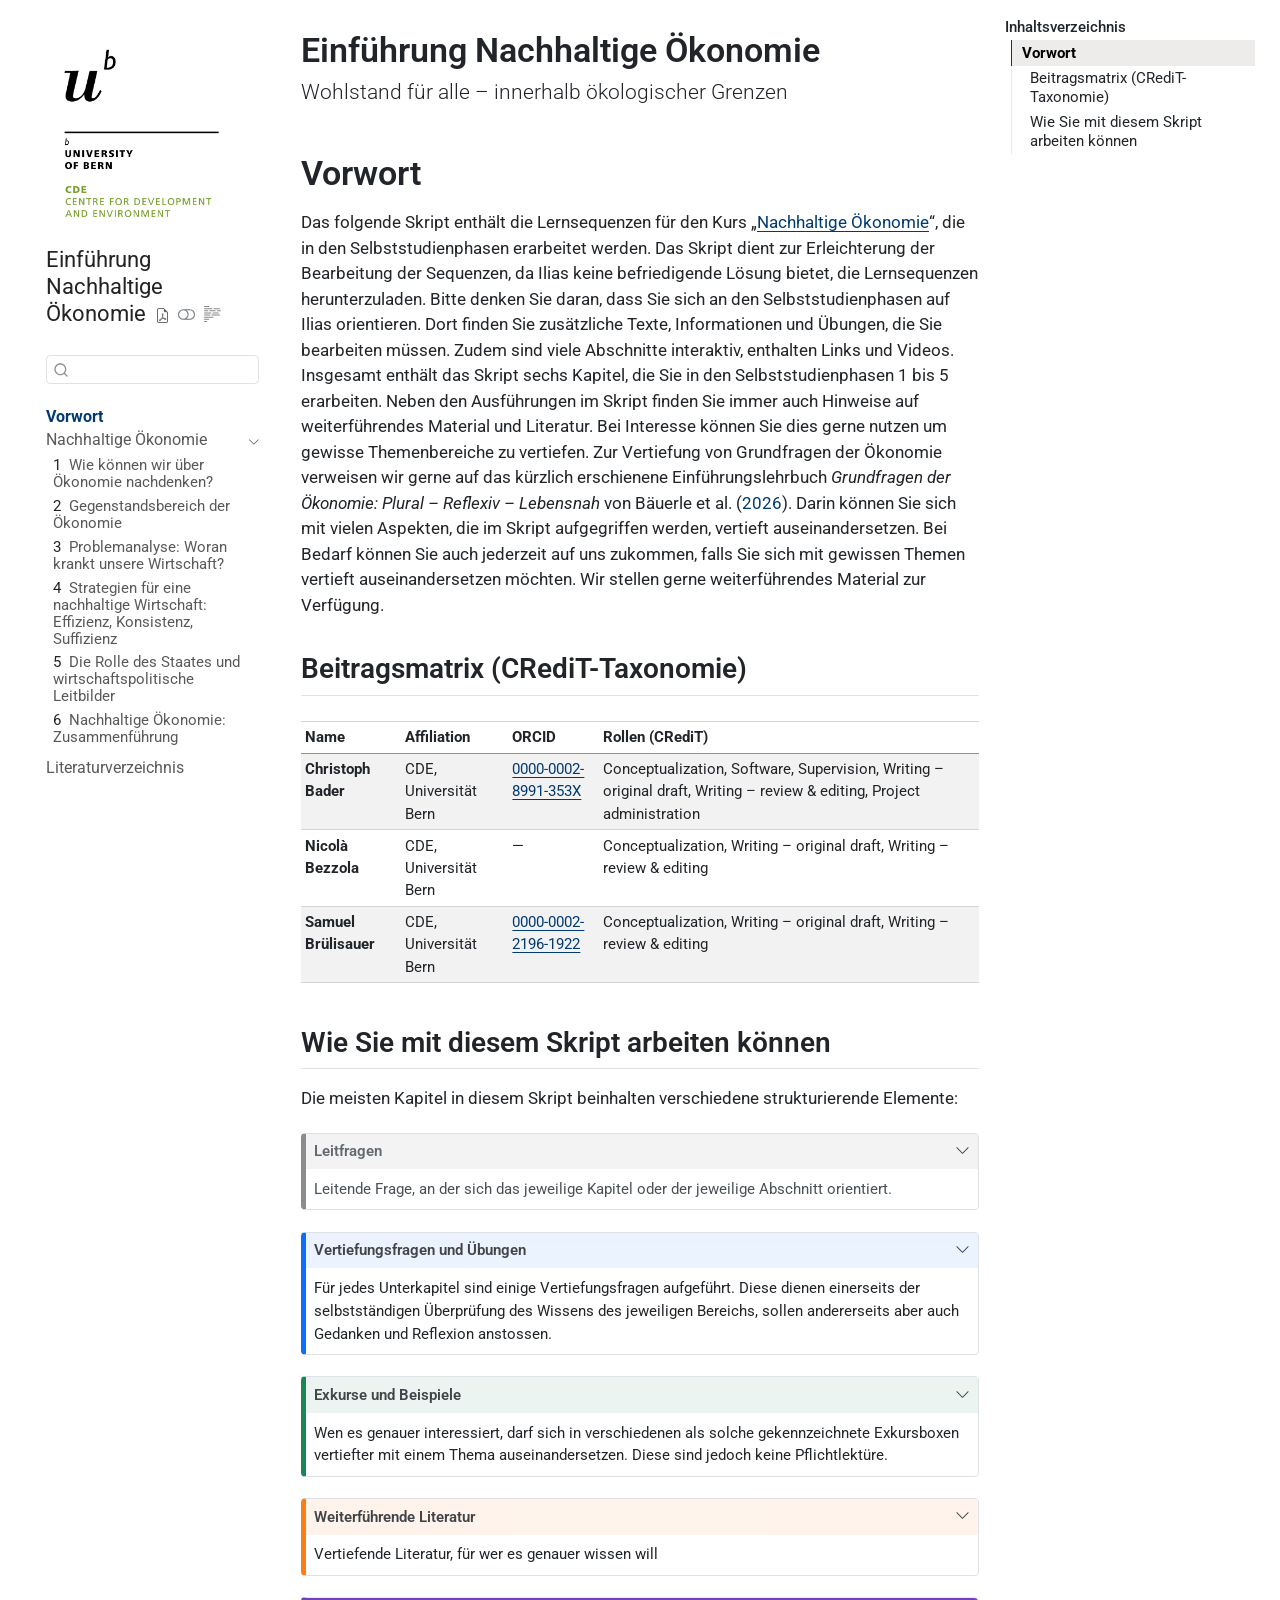
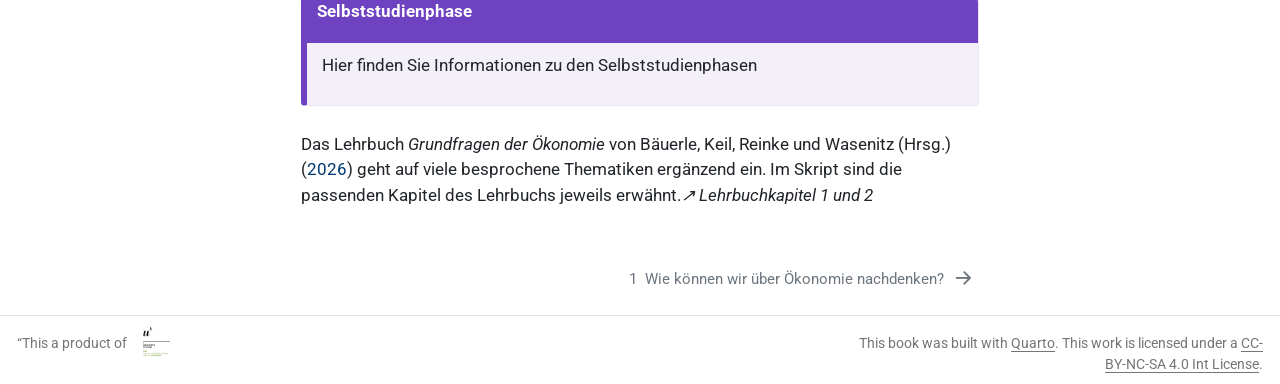
<file: docs/index.html>
<!DOCTYPE html>
<html xmlns="http://www.w3.org/1999/xhtml" lang="de-CH" xml:lang="de-CH"><head>

<meta charset="utf-8">
<meta name="generator" content="quarto-1.10.18">

<meta name="viewport" content="width=device-width, initial-scale=1.0, user-scalable=yes">


<title>Einführung Nachhaltige Ökonomie</title>
<style>
/* Default styles provided by pandoc.
** See https://pandoc.org/MANUAL.html#variables-for-html for config info.
*/
span.smallcaps{font-variant: small-caps;}
div.columns{display: flex; gap: 1.5em;}
div.column{flex: auto;}
@media screen {
div.columns{gap: min(4vw, 1.5em);}
div.column{overflow-x: auto;}
}
div.hanging-indent{margin-left: 1.5em; text-indent: -1.5em;}
ul.task-list{list-style: none;}
ul.task-list li input[type="checkbox"] {
  width: 0.8em;
  margin: 0 0.8em 0.2em -1em; /* quarto-specific, see https://github.com/quarto-dev/quarto-cli/issues/4556 */ 
  vertical-align: middle;
}
/* CSS for citations */
div.csl-bib-body { }
div.csl-entry {
  clear: both;
}
.hanging-indent div.csl-entry {
  margin-left:2em;
  text-indent:-2em;
}
div.csl-left-margin {
  min-width:2em;
  float:left;
}
div.csl-right-inline {
  margin-left:2em;
  padding-left:1em;
}
div.csl-indent {
  margin-left: 2em;
}</style>


<script src="site_libs/quarto-nav/quarto-nav.js"></script>
<script src="site_libs/quarto-nav/headroom.min.js"></script>
<script src="site_libs/clipboard/clipboard.min.js"></script>
<script src="site_libs/quarto-search/autocomplete.umd.js"></script>
<script src="site_libs/quarto-search/fuse.min.js"></script>
<script src="site_libs/quarto-search/quarto-search.js"></script>
<meta name="quarto:offset" content="./">
<link href="./1_oekonomie-denken/1_intro.html" rel="next">
<link href="./images/cdelogo_e.png" rel="icon" type="image/png">
<script src="site_libs/quarto-html/quarto.js" type="module"></script>
<script src="site_libs/quarto-html/tabsets/tabsets.js" type="module"></script>
<script src="site_libs/quarto-html/popper.min.js"></script>
<script src="site_libs/quarto-html/tippy.umd.min.js"></script>
<script src="site_libs/quarto-html/anchor.min.js"></script>
<link href="site_libs/quarto-html/tippy.css" rel="stylesheet">
<link href="site_libs/quarto-html/quarto-syntax-highlighting-64a204ab8560d761af7679ceaba22944.css" rel="stylesheet" class="quarto-color-scheme" id="quarto-text-highlighting-styles">
<link href="site_libs/quarto-html/quarto-syntax-highlighting-dark-b85bc7c33db8c58e0ec93c3465666fed.css" rel="stylesheet" class="quarto-color-scheme quarto-color-alternate" id="quarto-text-highlighting-styles">
<link href="site_libs/quarto-html/quarto-syntax-highlighting-64a204ab8560d761af7679ceaba22944.css" rel="stylesheet" class="quarto-color-scheme-extra" id="quarto-text-highlighting-styles">
<script src="site_libs/bootstrap/bootstrap.min.js"></script>
<link href="site_libs/bootstrap/bootstrap-icons.css" rel="stylesheet">
<link href="site_libs/bootstrap/bootstrap-402df6278987b1c1cf6c287f8ba8e55b.min.css" rel="stylesheet" append-hash="true" class="quarto-color-scheme" id="quarto-bootstrap" data-mode="light">
<link href="site_libs/bootstrap/bootstrap-dark-db150b37408ade8d98d47d3c9edab02a.min.css" rel="stylesheet" append-hash="true" class="quarto-color-scheme quarto-color-alternate" id="quarto-bootstrap" data-mode="dark">
<link href="site_libs/bootstrap/bootstrap-402df6278987b1c1cf6c287f8ba8e55b.min.css" rel="stylesheet" append-hash="true" class="quarto-color-scheme-extra" id="quarto-bootstrap" data-mode="light">
<script id="quarto-search-options" type="application/json">{
  "location": "sidebar",
  "copy-button": false,
  "collapse-after": 3,
  "panel-placement": "start",
  "type": "textbox",
  "limit": 50,
  "keyboard-shortcut": [
    "f",
    "/",
    "s"
  ],
  "show-item-context": false,
  "language": {
    "search-no-results-text": "Keine Treffer",
    "search-matching-documents-text": "Treffer",
    "search-copy-link-title": "Link in die Suche kopieren",
    "search-hide-matches-text": "Zusätzliche Treffer verbergen",
    "search-more-match-text": "weitere Treffer in diesem Dokument",
    "search-more-matches-text": "weitere Treffer in diesem Dokument",
    "search-clear-button-title": "Zurücksetzen",
    "search-text-placeholder": "",
    "search-detached-cancel-button-title": "Abbrechen",
    "search-submit-button-title": "Abschicken",
    "search-label": "Suchen"
  }
}</script>
<script src="site_libs/kePrint-0.0.1/kePrint.js"></script>

<link href="site_libs/lightable-0.0.1/lightable.css" rel="stylesheet">

<link rel="preconnect" href="https://fonts.googleapis.com">
<link rel="preconnect" href="https://fonts.gstatic.com" crossorigin="">
<link href="https://fonts.googleapis.com/css2?family=Roboto:ital,wght@0,400;0,700;1,400;1,700&amp;family=Fira+Code:wght@400;500&amp;display=swap" rel="stylesheet">


<link rel="stylesheet" href="webex.css">
</head>

<body class="nav-sidebar floating quarto-light"><script id="quarto-html-before-body" type="application/javascript">
    const toggleBodyColorMode = (bsSheetEl) => {
      const mode = bsSheetEl.getAttribute("data-mode");
      const bodyEl = window.document.querySelector("body");
      if (mode === "dark") {
        bodyEl.classList.add("quarto-dark");
        bodyEl.classList.remove("quarto-light");
      } else {
        bodyEl.classList.add("quarto-light");
        bodyEl.classList.remove("quarto-dark");
      }
    }
    const toggleBodyColorPrimary = () => {
      const bsSheetEl = window.document.querySelector("link#quarto-bootstrap:not([rel=disabled-stylesheet])");
      if (bsSheetEl) {
        toggleBodyColorMode(bsSheetEl);
      }
    }
    const setColorSchemeToggle = (alternate) => {
      const toggles = window.document.querySelectorAll('.quarto-color-scheme-toggle');
      for (let i=0; i < toggles.length; i++) {
        const toggle = toggles[i];
        if (toggle) {
          if (alternate) {
            toggle.classList.add("alternate");
          } else {
            toggle.classList.remove("alternate");
          }
        }
      }
    };
    const toggleColorMode = (alternate) => {
      // Switch the stylesheets
      const primaryStylesheets = window.document.querySelectorAll('link.quarto-color-scheme:not(.quarto-color-alternate)');
      const alternateStylesheets = window.document.querySelectorAll('link.quarto-color-scheme.quarto-color-alternate');
      manageTransitions('#quarto-margin-sidebar .nav-link', false);
      if (alternate) {
        // note: dark is layered on light, we don't disable primary!
        enableStylesheet(alternateStylesheets);
        for (const sheetNode of alternateStylesheets) {
          if (sheetNode.id === "quarto-bootstrap") {
            toggleBodyColorMode(sheetNode);
          }
        }
      } else {
        disableStylesheet(alternateStylesheets);
        enableStylesheet(primaryStylesheets)
        toggleBodyColorPrimary();
      }
      manageTransitions('#quarto-margin-sidebar .nav-link', true);
      // Switch the toggles
      setColorSchemeToggle(alternate)
      // Hack to workaround the fact that safari doesn't
      // properly recolor the scrollbar when toggling (#1455)
      if (navigator.userAgent.indexOf('Safari') > 0 && navigator.userAgent.indexOf('Chrome') == -1) {
        manageTransitions("body", false);
        window.scrollTo(0, 1);
        setTimeout(() => {
          window.scrollTo(0, 0);
          manageTransitions("body", true);
        }, 40);
      }
    }
    const disableStylesheet = (stylesheets) => {
      for (let i=0; i < stylesheets.length; i++) {
        const stylesheet = stylesheets[i];
        stylesheet.rel = 'disabled-stylesheet';
      }
    }
    const enableStylesheet = (stylesheets) => {
      for (let i=0; i < stylesheets.length; i++) {
        const stylesheet = stylesheets[i];
        if(stylesheet.rel !== 'stylesheet') { // for Chrome, which will still FOUC without this check
          stylesheet.rel = 'stylesheet';
        }
      }
    }
    const manageTransitions = (selector, allowTransitions) => {
      const els = window.document.querySelectorAll(selector);
      for (let i=0; i < els.length; i++) {
        const el = els[i];
        if (allowTransitions) {
          el.classList.remove('notransition');
        } else {
          el.classList.add('notransition');
        }
      }
    }
    const isFileUrl = () => {
      return window.location.protocol === 'file:';
    }
    const hasAlternateSentinel = () => {
      let styleSentinel = getColorSchemeSentinel();
      if (styleSentinel !== null) {
        return styleSentinel === "alternate";
      } else {
        return false;
      }
    }
    const setStyleSentinel = (alternate) => {
      const value = alternate ? "alternate" : "default";
      if (!isFileUrl()) {
        window.localStorage.setItem("quarto-color-scheme", value);
      } else {
        localAlternateSentinel = value;
      }
    }
    const getColorSchemeSentinel = () => {
      if (!isFileUrl()) {
        const storageValue = window.localStorage.getItem("quarto-color-scheme");
        return storageValue != null ? storageValue : localAlternateSentinel;
      } else {
        return localAlternateSentinel;
      }
    }
    const toggleGiscusIfUsed = (isAlternate, darkModeDefault) => {
      const baseTheme = document.querySelector('#giscus-base-theme')?.value ?? 'light';
      const alternateTheme = document.querySelector('#giscus-alt-theme')?.value ?? 'dark';
      let newTheme = '';
      if(authorPrefersDark) {
        newTheme = isAlternate ? baseTheme : alternateTheme;
      } else {
        newTheme = isAlternate ? alternateTheme : baseTheme;
      }
      const changeGiscusTheme = () => {
        // From: https://github.com/giscus/giscus/issues/336
        const sendMessage = (message) => {
          const iframe = document.querySelector('iframe.giscus-frame');
          if (!iframe) return;
          iframe.contentWindow.postMessage({ giscus: message }, 'https://giscus.app');
        }
        sendMessage({
          setConfig: {
            theme: newTheme
          }
        });
      }
      const isGiscussLoaded = window.document.querySelector('iframe.giscus-frame') !== null;
      if (isGiscussLoaded) {
        changeGiscusTheme();
      }
    };
    const authorPrefersDark = false;
    const darkModeDefault = authorPrefersDark;
      document.querySelector('link#quarto-text-highlighting-styles.quarto-color-scheme-extra').rel = 'disabled-stylesheet';
      document.querySelector('link#quarto-bootstrap.quarto-color-scheme-extra').rel = 'disabled-stylesheet';
    let localAlternateSentinel = darkModeDefault ? 'alternate' : 'default';
    // Dark / light mode switch
    window.quartoToggleColorScheme = () => {
      // Read the current dark / light value
      let toAlternate = !hasAlternateSentinel();
      toggleColorMode(toAlternate);
      setStyleSentinel(toAlternate);
      toggleGiscusIfUsed(toAlternate, darkModeDefault);
      window.dispatchEvent(new Event('resize'));
    };
    // Switch to dark mode if need be
    if (hasAlternateSentinel()) {
      toggleColorMode(true);
    } else {
      toggleColorMode(false);
    }
  </script>

<div id="quarto-search-results"></div>
  <header id="quarto-header" class="headroom fixed-top">
  <nav class="quarto-secondary-nav">
    <div class="container-fluid d-flex">
      <button type="button" class="quarto-btn-toggle btn" data-bs-toggle="collapse" role="button" data-bs-target=".quarto-sidebar-collapse-item" aria-controls="quarto-sidebar" aria-expanded="false" aria-label="Seitenleiste umschalten" onclick="if (window.quartoToggleHeadroom) { window.quartoToggleHeadroom(); }">
        <i class="bi bi-layout-text-sidebar-reverse"></i>
      </button>
        <nav class="quarto-page-breadcrumbs" aria-label="breadcrumb"><ol class="breadcrumb"><li class="breadcrumb-item"><a href="./index.html">Vorwort</a></li></ol></nav>
        <a class="flex-grow-1" role="navigation" data-bs-toggle="collapse" data-bs-target=".quarto-sidebar-collapse-item" aria-controls="quarto-sidebar" aria-expanded="false" aria-label="Seitenleiste umschalten" onclick="if (window.quartoToggleHeadroom) { window.quartoToggleHeadroom(); }">      
        </a>
      <button type="button" class="btn quarto-search-button" aria-label="Suchen" onclick="window.quartoOpenSearch();">
        <i class="bi bi-search"></i>
      </button>
    </div>
  </nav>
</header>
<!-- content -->
<div id="quarto-content" class="quarto-container page-columns page-rows-contents page-layout-article">
<!-- sidebar -->
  <nav id="quarto-sidebar" class="sidebar collapse collapse-horizontal quarto-sidebar-collapse-item sidebar-navigation floating overflow-auto">
    <div class="pt-lg-2 mt-2 text-left sidebar-header sidebar-header-stacked">
      <a href="./index.html" class="sidebar-logo-link">
      <img src="./images/cdelogo_e.png" alt="" class="sidebar-logo light-content py-0 d-lg-inline d-none">
      <img src="./images/cdelogo_e.png" alt="" class="sidebar-logo dark-content py-0 d-lg-inline d-none">
      </a>
    <div class="sidebar-title mb-0 py-0">
      <a href="./">Einführung Nachhaltige Ökonomie</a> 
        <div class="sidebar-tools-main tools-wide">
    <a href="https://github.com/CDEteaching/Nachhaltig-Wirtschaften/blob/main/pdf/NachhaltigWirtschaften.pdf" title="Kursskript (PDF)" class="quarto-navigation-tool px-1" aria-label="Kursskript (PDF)"><i class="bi bi-file-earmark-pdf"></i></a>
  <a href="" class="quarto-color-scheme-toggle quarto-navigation-tool  px-1" onclick="window.quartoToggleColorScheme(); return false;" title="Dunkelmodus umschalten"><i class="bi"></i></a>
  <a href="" class="quarto-reader-toggle quarto-navigation-tool px-1" onclick="window.quartoToggleReader(); return false;" title="Lesemodus umschalten">
  <div class="quarto-reader-toggle-btn">
  <i class="bi"></i>
  </div>
</a>
</div>
    </div>
      </div>
        <div class="mt-2 flex-shrink-0 align-items-center">
        <div class="sidebar-search">
        <div id="quarto-search" class="" title="Suchen"></div>
        </div>
        </div>
    <div class="sidebar-menu-container"> 
    <ul class="list-unstyled mt-1">
        <li class="sidebar-item">
  <div class="sidebar-item-container"> 
  <a href="./index.html" class="sidebar-item-text sidebar-link active">
 <span class="menu-text">Vorwort</span></a>
  </div>
</li>
        <li class="sidebar-item sidebar-item-section">
      <div class="sidebar-item-container"> 
            <a class="sidebar-item-text sidebar-link text-start" data-bs-toggle="collapse" data-bs-target="#quarto-sidebar-section-1" role="navigation" aria-expanded="true">
 <span class="menu-text">Nachhaltige Ökonomie</span></a>
          <a class="sidebar-item-toggle text-start" data-bs-toggle="collapse" data-bs-target="#quarto-sidebar-section-1" role="navigation" aria-expanded="true" aria-label="Abschnitt umschalten">
            <i class="bi bi-chevron-right ms-2"></i>
          </a> 
      </div>
      <ul id="quarto-sidebar-section-1" class="collapse list-unstyled sidebar-section depth1 show">  
          <li class="sidebar-item">
  <div class="sidebar-item-container"> 
  <a href="./1_oekonomie-denken/1_intro.html" class="sidebar-item-text sidebar-link">
 <span class="menu-text"><span class="chapter-number">1</span>&nbsp; <span class="chapter-title">Wie können wir über Ökonomie nachdenken?</span></span></a>
  </div>
</li>
          <li class="sidebar-item">
  <div class="sidebar-item-container"> 
  <a href="./2_gegenstandsbereich/2_intro.html" class="sidebar-item-text sidebar-link">
 <span class="menu-text"><span class="chapter-number">2</span>&nbsp; <span class="chapter-title">Gegenstandsbereich der Ökonomie</span></span></a>
  </div>
</li>
          <li class="sidebar-item">
  <div class="sidebar-item-container"> 
  <a href="./3_problemanalyse/3_intro.html" class="sidebar-item-text sidebar-link">
 <span class="menu-text"><span class="chapter-number">3</span>&nbsp; <span class="chapter-title">Problemanalyse: Woran krankt unsere Wirtschaft?</span></span></a>
  </div>
</li>
          <li class="sidebar-item">
  <div class="sidebar-item-container"> 
  <a href="./4_strategien/4_intro.html" class="sidebar-item-text sidebar-link">
 <span class="menu-text"><span class="chapter-number">4</span>&nbsp; <span class="chapter-title">Strategien für eine nachhaltige Wirtschaft: Effizienz, Konsistenz, Suffizienz</span></span></a>
  </div>
</li>
          <li class="sidebar-item">
  <div class="sidebar-item-container"> 
  <a href="./5_staat-leitbilder/5_intro.html" class="sidebar-item-text sidebar-link">
 <span class="menu-text"><span class="chapter-number">5</span>&nbsp; <span class="chapter-title">Die Rolle des Staates und wirtschaftspolitische Leitbilder</span></span></a>
  </div>
</li>
          <li class="sidebar-item">
  <div class="sidebar-item-container"> 
  <a href="./6_zusammenfuehrung/6_intro.html" class="sidebar-item-text sidebar-link">
 <span class="menu-text"><span class="chapter-number">6</span>&nbsp; <span class="chapter-title">Nachhaltige Ökonomie: Zusammenführung</span></span></a>
  </div>
</li>
      </ul>
  </li>
        <li class="sidebar-item">
  <div class="sidebar-item-container"> 
  <a href="./references.html" class="sidebar-item-text sidebar-link">
 <span class="menu-text">Literaturverzeichnis</span></a>
  </div>
</li>
    </ul>
    </div>
</nav>
<div id="quarto-sidebar-glass" class="quarto-sidebar-collapse-item" data-bs-toggle="collapse" data-bs-target=".quarto-sidebar-collapse-item"></div>
<!-- margin-sidebar -->
    <div id="quarto-margin-sidebar" class="sidebar margin-sidebar">
        <nav id="TOC" role="doc-toc" class="toc-active">
    <h2 id="toc-title">Inhaltsverzeichnis</h2>
   
  <ul>
  <li><a href="#vorwort" id="toc-vorwort" class="nav-link active" data-scroll-target="#vorwort">Vorwort</a>
  <ul class="collapse">
  <li><a href="#beitragsmatrix-credit-taxonomie" id="toc-beitragsmatrix-credit-taxonomie" class="nav-link" data-scroll-target="#beitragsmatrix-credit-taxonomie">Beitragsmatrix (CRediT-Taxonomie)</a></li>
  <li><a href="#wie-sie-mit-diesem-skript-arbeiten-können" id="toc-wie-sie-mit-diesem-skript-arbeiten-können" class="nav-link" data-scroll-target="#wie-sie-mit-diesem-skript-arbeiten-können">Wie Sie mit diesem Skript arbeiten können</a></li>
  </ul></li>
  </ul>
</nav>
    </div>
<!-- main -->
<main class="content" id="quarto-document-content">


<header id="title-block-header" class="quarto-title-block default">
<div class="quarto-title">
<h1 class="title">Einführung Nachhaltige Ökonomie</h1>
<p class="subtitle lead">Wohlstand für alle – innerhalb ökologischer Grenzen</p>
</div>



<div class="quarto-title-meta">

    
  
    
  </div>
  


</header>


<section id="vorwort" class="level1 unnumbered">
<h1 class="unnumbered">Vorwort</h1>
<p>Das folgende Skript enthält die Lernsequenzen für den Kurs „<a href="https://ilias.unibe.ch/go/crs/3701540" target="_blank">Nachhaltige Ökonomie</a>“, die in den Selbststudienphasen erarbeitet werden. Das Skript dient zur Erleichterung der Bearbeitung der Sequenzen, da Ilias keine befriedigende Lösung bietet, die Lernsequenzen herunterzuladen. Bitte denken Sie daran, dass Sie sich an den Selbststudienphasen auf Ilias orientieren. Dort finden Sie zusätzliche Texte, Informationen und Übungen, die Sie bearbeiten müssen. Zudem sind viele Abschnitte interaktiv, enthalten Links und Videos. Insgesamt enthält das Skript sechs Kapitel, die Sie in den Selbststudienphasen 1 bis 5 erarbeiten. Neben den Ausführungen im Skript finden Sie immer auch Hinweise auf weiterführendes Material und Literatur. Bei Interesse können Sie dies gerne nutzen um gewisse Themenbereiche zu vertiefen. Zur Vertiefung von Grundfragen der Ökonomie verweisen wir gerne auf das kürzlich erschienene Einführungslehrbuch <em>Grundfragen der Ökonomie: Plural – Reflexiv – Lebensnah</em> von <span class="citation" data-cites="bauerleGrundfragenOkonomie2026">Bäuerle et al. (<a href="references.html#ref-bauerleGrundfragenOkonomie2026" role="doc-biblioref">2026</a>)</span>. Darin können Sie sich mit vielen Aspekten, die im Skript aufgegriffen werden, vertieft auseinandersetzen. Bei Bedarf können Sie auch jederzeit auf uns zukommen, falls Sie sich mit gewissen Themen vertieft auseinandersetzen möchten. Wir stellen gerne weiterführendes Material zur Verfügung.</p>
<section id="beitragsmatrix-credit-taxonomie" class="level2 unnumbered">
<h2 class="unnumbered anchored" data-anchor-id="beitragsmatrix-credit-taxonomie">Beitragsmatrix (CRediT-Taxonomie)</h2>
<div class="cell">
<div class="cell-output-display">
<table class="table table-striped table-hover table-condensed caption-top table-sm small">
<thead>
<tr class="header">
<th data-quarto-table-cell-role="th" style="text-align: left; font-weight: bold;">Name</th>
<th data-quarto-table-cell-role="th" style="text-align: left; font-weight: bold;">Affiliation</th>
<th data-quarto-table-cell-role="th" style="text-align: left; font-weight: bold;">ORCID</th>
<th data-quarto-table-cell-role="th" style="text-align: left; font-weight: bold;">Rollen (CRediT)</th>
</tr>
</thead>
<tbody>
<tr class="odd">
<td style="text-align: left; width: NA; font-weight: bold;">Christoph Bader</td>
<td style="text-align: left;">CDE, Universität Bern</td>
<td style="text-align: left;"><a href="https://orcid.org/0000-0002-8991-353X" target="_blank">0000-0002-8991-353X</a></td>
<td style="text-align: left; width: NA;">Conceptualization, Software, Supervision, Writing – original draft, Writing – review &amp; editing, Project administration</td>
</tr>
<tr class="even">
<td style="text-align: left; width: NA; font-weight: bold;">Nicolà Bezzola</td>
<td style="text-align: left;">CDE, Universität Bern</td>
<td style="text-align: left;">—</td>
<td style="text-align: left; width: NA;">Conceptualization, Writing – original draft, Writing – review &amp; editing</td>
</tr>
<tr class="odd">
<td style="text-align: left; width: NA; font-weight: bold;">Samuel Brülisauer</td>
<td style="text-align: left;">CDE, Universität Bern</td>
<td style="text-align: left;"><a href="https://orcid.org/0000-0002-2196-1922" target="_blank">0000-0002-2196-1922</a></td>
<td style="text-align: left; width: NA;">Conceptualization, Writing – original draft, Writing – review &amp; editing</td>
</tr>
</tbody>
</table>
</div>
</div>
</section>
<section id="wie-sie-mit-diesem-skript-arbeiten-können" class="level2">
<h2 class="anchored" data-anchor-id="wie-sie-mit-diesem-skript-arbeiten-können">Wie Sie mit diesem Skript arbeiten können</h2>
<p>Die meisten Kapitel in diesem Skript beinhalten verschiedene strukturierende Elemente:</p>
<div class="leitfrage callout callout-style-default callout-note no-icon callout-titled">
<div class="callout-header d-flex align-content-center" data-bs-toggle="collapse" data-bs-target=".callout-1-contents" aria-controls="callout-1" aria-expanded="true" aria-label="Toggle callout">
<div class="callout-icon-container">
<i class="callout-icon no-icon"></i>
</div>
<div class="callout-title-container flex-fill">
<span class="screen-reader-only">Hinweis</span>Leitfragen
</div>
<div class="callout-btn-toggle d-inline-block border-0 py-1 ps-1 pe-0 float-end"><i class="callout-toggle"></i></div>
</div>
<div id="callout-1" class="callout-1-contents callout-collapse collapse show">
<div class="callout-body-container callout-body">
<p>Leitende Frage, an der sich das jeweilige Kapitel oder der jeweilige Abschnitt orientiert.</p>
</div>
</div>
</div>
<div class="callout callout-style-default callout-note no-icon callout-titled">
<div class="callout-header d-flex align-content-center" data-bs-toggle="collapse" data-bs-target=".callout-2-contents" aria-controls="callout-2" aria-expanded="true" aria-label="Toggle callout">
<div class="callout-icon-container">
<i class="callout-icon no-icon"></i>
</div>
<div class="callout-title-container flex-fill">
<span class="screen-reader-only">Hinweis</span>Vertiefungsfragen und Übungen
</div>
<div class="callout-btn-toggle d-inline-block border-0 py-1 ps-1 pe-0 float-end"><i class="callout-toggle"></i></div>
</div>
<div id="callout-2" class="callout-2-contents callout-collapse collapse show">
<div class="callout-body-container callout-body">
<p>Für jedes Unterkapitel sind einige Vertiefungsfragen aufgeführt. Diese dienen einerseits der selbstständigen Überprüfung des Wissens des jeweiligen Bereichs, sollen andererseits aber auch Gedanken und Reflexion anstossen.</p>
</div>
</div>
</div>
<div class="callout callout-style-default callout-tip no-icon callout-titled">
<div class="callout-header d-flex align-content-center" data-bs-toggle="collapse" data-bs-target=".callout-3-contents" aria-controls="callout-3" aria-expanded="true" aria-label="Toggle callout">
<div class="callout-icon-container">
<i class="callout-icon no-icon"></i>
</div>
<div class="callout-title-container flex-fill">
<span class="screen-reader-only">Tipp</span>Exkurse und Beispiele
</div>
<div class="callout-btn-toggle d-inline-block border-0 py-1 ps-1 pe-0 float-end"><i class="callout-toggle"></i></div>
</div>
<div id="callout-3" class="callout-3-contents callout-collapse collapse show">
<div class="callout-body-container callout-body">
<p>Wen es genauer interessiert, darf sich in verschiedenen als solche gekennzeichnete Exkursboxen vertiefter mit einem Thema auseinandersetzen. Diese sind jedoch keine Pflichtlektüre.</p>
</div>
</div>
</div>
<div class="callout callout-style-default callout-caution no-icon callout-titled">
<div class="callout-header d-flex align-content-center" data-bs-toggle="collapse" data-bs-target=".callout-4-contents" aria-controls="callout-4" aria-expanded="true" aria-label="Toggle callout">
<div class="callout-icon-container">
<i class="callout-icon no-icon"></i>
</div>
<div class="callout-title-container flex-fill">
<span class="screen-reader-only">Vorsicht</span>Weiterführende Literatur
</div>
<div class="callout-btn-toggle d-inline-block border-0 py-1 ps-1 pe-0 float-end"><i class="callout-toggle"></i></div>
</div>
<div id="callout-4" class="callout-4-contents callout-collapse collapse show">
<div class="callout-body-container callout-body">
<p>Vertiefende Literatur, für wer es genauer wissen will</p>
</div>
</div>
</div>
<div class="selbststudienphase">
<div class="selbststudienphase-header">
<p>Selbststudienphase</p>
</div>
<div class="selbststudienphase-body">
<p>Hier finden Sie Informationen zu den Selbststudienphasen</p>
</div>
</div>
<p>Das Lehrbuch <em>Grundfragen der Ökonomie</em> von Bäuerle, Keil, Reinke und Wasenitz (Hrsg.) <span class="citation" data-cites="bauerleGrundfragenOkonomie2026">(<a href="references.html#ref-bauerleGrundfragenOkonomie2026" role="doc-biblioref">2026</a>)</span> geht auf viele besprochene Thematiken ergänzend ein. Im Skript sind die passenden Kapitel des Lehrbuchs jeweils erwähnt.<em>↗ Lehrbuchkapitel 1 und 2</em></p>


<div id="refs" class="references csl-bib-body hanging-indent" role="list" style="display: none">
<div id="ref-bauerleGrundfragenOkonomie2026" class="csl-entry" role="listitem">
Bäuerle, Lukas, Anna Katharina Keil, Rouven Reinke, und Stella Wasenitz, Hrsg. 2026. <em>Grundfragen Der <span>Ökonomie</span></em>. 1. Auflage. Schäffer-Poeschel Verlag.
</div>
</div>
</section>
</section>

</main> <!-- /main -->
<script>



/* definition of content for the buttons */

const webex_buttons = {check_hidden:          "<b>&check;</b>",

                       check_hidden_alt:      "Check answer",

                       check_shown:           "<b>&lsh;</b>",

                       check_shown_alt:       "Hide check",

                       check_of_total:        "/",

                       solution:              "<b>&quest;</b>",

                       solution_alt:          "Correct solution",

                       question_next:         "<b>&#8634;</b>",

                       question_next_alt:     "Next question",

                       question_previous:     "",

                       question_previous_alt: ""}





/* update total correct if #webex-total_correct exists */

update_total_correct = function() {

  console.log("webex: update total_correct");



  document.querySelectorAll(".webex-total_correct").forEach(total => {

    p = total.closest(".webex-box");

    var correct = p.getElementsByClassName("webex-correct").length;

    var solvemes = p.getElementsByClassName("webex-solveme").length;

    var radiogroups = p.getElementsByClassName("webex-radiogroup").length;

    var selects = p.getElementsByClassName("webex-select").length;

    /* no specific class on input node, thus searching via query selector */

    var checkboxgroups = p.querySelectorAll("div[class=webex-checkboxgroup] input[type=checkbox]").length



    /* show number of correct / total number of answers */

    total.innerHTML = correct + "&nbsp;" + webex_buttons.check_of_total + "&nbsp;" + (solvemes + radiogroups + checkboxgroups + selects);

  });

}



/* check answers */

check_func = function() {

  console.log("webex: check answer");



  //var cl = elem.parentElement.classList;

  var cl = this.closest(".webex-box").classList;

  if (cl.contains("unchecked")) {

    cl.remove("unchecked");

    this.innerHTML = webex_buttons.check_shown; //"Hide check";

    if (webex_buttons.check_shown_alt.length > 0) this.setAttribute("title", webex_buttons.check_shown_alt);

  } else {

    cl.add("unchecked");

    this.innerHTML = webex_buttons.check_hidden; //"Check answer";

    if (webex_buttons.check_hidden_alt.length > 0) this.setAttribute("title", webex_buttons.check_hidden_alt);

  }

}



/* helper functions for checking the webex ID */

const id_checker = {"fmt": new RegExp("[g-zG-Z]"),

                    "load": function(e) { return e.getAttribute("id").match("(?<=(-)).*$")[0]; },

                    "eval": new TextEncoder(),

                    "dval": new TextDecoder()}



/* Show/hide correct solution */

solution_func = function() {

  console.log("webex: show/hide solution");



  var div = this.closest(".webex-question").querySelector(".webex-solution");

  var cl = div.classList;



  if (cl.contains("visible")) {

    cl.remove("visible");

  } else {

    cl.add("visible");

  }

}



/* function to check if the real answer is numeric */

convert_to_numeric = function(x) {

  if (typeof x == "string") {

    /* do nothing */

  } else if (x.length == 1) {

    /* take first element */

    x = x[0]

  } else {

    return NaN;

  }



  /* remove spaces for easier parsing */

  x = x.replace(/\s/g, "");



  /* Define patterns for different formats, note that spaces have been removed above */

  const patterns = [

    {regex: /^[+-]?\d+(\.\d{3})*,\d+$/, decimal: ",", thousand: "." },  // Format: "1.100.100.100,3"

    {regex: /^[+-]?\d+(,\d{3})*\.\d+$/, decimal: ".", thousand: "," },  // Format: "1,100,100,100.3"

    {regex: /^[+-]?\d+(\.|\.\d+)?$/, decimal: "." },                    // Format: "1100100100.5" or "1100100100."

    {regex: /^[+-]?\d+(,|,\d+)$/, decimal: "," }                        // Format: "1100100100,5" or "1100100100,"

  ];





  /* testing all regular expressions, convert to float if possible */

  for (const { regex, decimal, thousand } of patterns) {

    if (regex.test(x)) {

      let numeric = x;

      if (thousand) numeric = numeric.replace(new RegExp(`\\${thousand}`, "g"), "");

      numeric = numeric.replace(decimal, ".");

      return parseFloat(numeric);

    }

  }



  /* input of length 1 but none of the known formats, return NaN */

  return NaN;

}



/* Checking webex ID, returns formalsol */

check_id = function(e) {

  /* loading webex ID */

  var id = id_checker["load"](e);



  /* extracting answer */

  let answer = e.dataset.answer;



  /* checking unique id, prepare and return array */

  if (!id_checker["fmt"].test(id)) {

    const a = id_checker["eval"].encode(atob(answer));

    const b = id_checker["eval"].encode(id);

    const res = a.map((byte, index) => byte^b[index % b.length]);

    answer = id_checker["dval"].decode(res);

    /* Replacing &amp; with ' before parsing */

    answer = answer.replaceAll("&apos;", "'");

  }



  return JSON.parse(answer);

}



/* function for checking solveme answers */

solveme_func = function(e) {

  /* avoid that keyup and keychange twice execute this function within nms = 10

   * ms, clearing inputTimer and add timeout */

  console.log("webex: check solveme");



  /* float, precision for checking numeric answers */

  const eps = 0.00000000000001;



  /* get last checked user answer */

  const question = this.closest(".webex-question")



  /* extracting classes */

  var cl = this.classList;

  var my_answer = this.value;



  /* extracting classes */

  var cl = this.classList;



  /* empty answer? Job done */

  if (my_answer == "") {

    cl.remove("webex-correct");

    cl.remove("webex-incorrect");

    return false;

  }



  /* Find closest (parent) webex-question */

  let formalsols = check_id(this)



  /* by default we assume the users' answer is incorrect */

  var user_answer_correct = false;



  /* check if the correct answer is numeric, i.e. if 

   * formalsols is of length 1 containing one single numeric

   * value in a known format, else, NaN is returned */

  const num_formalsol = convert_to_numeric(formalsols);

  const num_my_answer = convert_to_numeric(my_answer);



  /* if the correct answer is numeric (float), the user's answer

   * must also be numeric. If not, it is wrong. Else we can

   * compare floating point numbers */

  if (!isNaN(num_formalsol) && !isNaN(num_my_answer)) {

    /* check if the real answer and the user input are numerically the same;

     * adding 'delta' to avoid precision issues */

    var diff = Math.abs(num_formalsol - num_my_answer);

    if (diff < parseFloat(this.dataset.tol) + eps) { user_answer_correct = true; }



  /* if the question contains regex, a regular expression is used

   * to evaluate the users answer. Allows for multiple regular expressions */

  } else if (cl.contains("regex")) {

    for (let i = 0; i < formalsols.length; i++) {

        let regex = new RegExp(formalsols[i], cl.contains("ignorecase") ? "i" : "");

        if (regex.test(my_answer)) { user_answer_correct = true; break; }

    }



  /* else we evaluate on 'string level', considering the creators preferences

   * regarding set options */

  } else {

    /* modify/prepare answer */

    if (cl.contains("ignorecase")) { my_answer = my_answer.toLowerCase(); }

    if (cl.contains("nospaces"))   { my_answer = my_answer.replace(/ /g, ""); }



    /* if the real answer includes user input - correct */

    if (formalsols.includes(my_answer)) {

      user_answer_correct = true;

  

      // added regex bit

      if (cl.contains("regex")) {

        answer_regex = RegExp(formalsols.join("|"))

        if (answer_regex.test(my_answer)) {

          cl.add("webex-correct");

        }

      }

    }

  }



  if (user_answer_correct) {

      cl.add("webex-correct");

      cl.remove("webex-incorrect");

  } else {

      cl.add("webex-incorrect");

      cl.remove("webex-correct");

  }



  update_total_correct();



}



/* function for checking select answers */

select_func = function(e) {

  console.log("webex: check select");



  var options   = [];

  Array.from(this.querySelectorAll("option")).forEach((option, index) => {

    if (!option.hasAttribute("value") || !option.getAttribute("value") === "blank") {

      options.push(option);

    }

  });



  /* get selected option */

  function get_selected(options) { return options.findIndex(option => option.selected); }

  var option_index = get_selected(options)



  /* loading webex ID */

  var formalsol = check_id(this)



  /* add class for current selection */

  this.classList.remove("webex-incorrect");

  this.classList.remove("webex-correct");

  if (option_index >= 0) {

    this.classList.add(formalsol[option_index] === 1 ? "webex-correct" : "webex-incorrect");

  }



  update_total_correct();

}



/* function for checking radiogroups answers */

radiogroups_func = function(e) {

  console.log("webex: check radiogroups");



  /* get real answer (binary integer array) */

  var id = e.target.getAttribute("name");

  var group = document.querySelector(".webex-radiogroup[id='webex-" + id + "']");

  var formalsol = check_id(group)



  /* check which radiobuttion is selected (user answer) */

  function get_checked(radios) {

    return radios.findIndex(radios => radios.checked);

  }

  var radios = Array.from(group.querySelectorAll("input[type='radio']"))

  var radio_index = get_checked(radios);



  /* remove existing classes */

  radios.forEach(radio => {

    let cl = radio.closest("label").classList

    cl.remove("webex-incorrect");

    cl.remove("webex-correct");

  });



  /* add class for current selection */

  let cl = radios[radio_index].closest("label").classList

  if (formalsol[radio_index] === 1) {

      cl.add("webex-correct");

  } else {

      cl.add("webex-incorrect");

  }



  update_total_correct();

}





/* function for checking checkboxgroups answers */

checkboxgroups_func = function(e) {

  console.log("webex: check checkboxgroups");



  /* get real answer (binary integer array) */

  var group = document.querySelector(".webex-checkboxgroup[id='" + this.id + "']");

  var formalsol = check_id(group);



  /* check which checkbox is checked (user answer) */

  function get_checked(group) {

      const checkboxes = Array.from(group.querySelectorAll("input[type='checkbox']"));

      return checkboxes.reduce((indices, checkbox, index) => {

          if (checkbox.checked) indices.push(index);

          return indices;

      }, []);

  }

  var checks = Array.from(group.querySelectorAll("input[type='checkbox']"));

  var check_index = get_checked(group);



  checks.forEach((e, index) => {

    var label = e.parentNode;

    var ans = formalsol[index];

    if ((e.checked && ans === 1) || (!e.checked && ans === 0)) {

        label.setAttribute("class", "webex-correct")

    } else {

        label.setAttribute("class", "webex-incorrect")

    }

  });



  update_total_correct();

}



/* shuffling array (thanks to stack overflow)

 * If argument x is an integer we create an integer sequence

 * from 0, 1, ..., (x - 1) and return a shuffled version. If

 * the input is an array, we simply shuffle it */

shuffle_array = function(x) {

   if (Number.isInteger(x) && !isNaN(x)) {

     x = Array.from({length: x}, (v, i) => i);

   }

   let shuffled = x.map(value => ({ value, sort: Math.random() }))

        .sort((a, b) => a.sort - b.sort).map(({ value }) => value)

   return shuffled;

}



/* ---------------------------------------------------------

 * ---------------------------------------------------------

 * --------------------------------------------------------- */

window.onload = function() {

  //console.log("webex: onload");



  /* setting up buttons and actions to show/hide answers */

  document.querySelectorAll(".webex-check").forEach(section => {

    section.classList.add("unchecked");



    /* ul to take up the list items with buttons */

    let button_ul = document.createElement("ul");

    button_ul.setAttribute("class", "webex-button-list");

    section.appendChild(button_ul);



    /* button to _check_ if answers given are correct */

    let li_check = document.createElement("li");

    button_ul.appendChild(li_check); /* add list item to ul */

    let btn_check = document.createElement("button");

    btn_check.innerHTML = webex_buttons.check_hidden;  // "Check answer";

    btn_check.setAttribute("class", "webex-button webex-button-check");

    if (webex_buttons.check_hidden_alt.length > 0) btn_check.setAttribute("title", webex_buttons.check_hidden_alt);

    btn_check.onclick = check_func;

    li_check.appendChild(btn_check);



    /* span to show current number of points (when _check_ active) */

    let spn = document.createElement("span");

    spn.classList.add("webex-total_correct");

    li_check.appendChild(spn);



    /* button to show the _solution_ if there is one */

    var has_solution = section.parentNode.querySelectorAll(".webex-solution").length > 0;

    if (has_solution) {

      let li_solution = document.createElement("li");

      button_ul.appendChild(li_solution); /* add list item to ul */

      let btn_solution = document.createElement("button");

      btn_solution.innerHTML = webex_buttons.solution; // "Correct answer";

      btn_solution.setAttribute("class", "webex-button webex-button-solution");

      if (webex_buttons.solution_alt.length > 0) btn_solution.setAttribute("title", webex_buttons.solution_alt);

      btn_solution.onclick = solution_func;

      li_solution.appendChild(btn_solution);

    }



  });



  /* set up webex-solveme inputs */

  document.querySelectorAll(".webex-solveme").forEach(solveme => {

    solveme.setAttribute("autocomplete","off");

    solveme.setAttribute("autocorrect", "off");

    solveme.setAttribute("autocapitalize", "off");

    solveme.setAttribute("spellcheck", "false");

    solveme.value = "";



    /* adjust answer for 'no spaces' (ignore spaces) */

    if (solveme.classList.contains("nospaces")) {

      solveme.dataset.answer = solveme.dataset.answer.replace(/ /g, "");

    }



    /* attach checking function, triggered on key up, change, and when

     * elemnt is out of focus. Only evaluated once by tracking changes

     * via variable solveme_last_user_answer */

    solveme.addEventListener("keyup",  solveme_func);

    solveme.addEventListener("change", solveme_func);

    solveme.addEventListener("blur",   solveme_func);



    /* adding span to show correct/incorrect icon */

    solveme.insertAdjacentHTML("afterend", " <span class='webex-icon'></span>")

  });



  /* set up radiogroups (single choice questions with display = "buttons") */

  document.querySelectorAll(".webex-radiogroup").forEach(radiogroup => {

    radiogroup.onchange = radiogroups_func;

  });



  /* set up checkboxgroups (multiple choice questions with display = "buttons") */

  document.querySelectorAll(".webex-checkboxgroup").forEach(checkboxgroup => {

    checkboxgroup.onchange = checkboxgroups_func;

  });



  /* set up selects (dropdown menus) */

  document.querySelectorAll(".webex-select").forEach(select => {

    select.onchange = select_func;

    /* append webex-icon for correct/incorrect icons */

    var elem = document.createElement("span")

    elem.classList.add("webex-icon")

    select.parentNode.appendChild(elem)

  });



  /* change to next/previous question if multiple are available */

  function handleQuestionClick(group, questions, step) {

    return async function() {

      /* get question order as integer vector */

      let questionOrder = group.dataset.questionOrder.split(",").map(str => parseInt(str));



      /* current question/position */

      let currentPosition = parseInt(group.dataset.currentPosition);



      /* Hide the current question */

      questions.forEach(question => { question.classList.remove("active"); });



      /* Move to the next question index */

      currentPosition = (currentPosition + step) % questionOrder.length;

      if (currentPosition < 0) currentPosition = currentPosition + questionOrder.length



      /* Display the new question */

      questions[questionOrder[currentPosition]].classList.add("active");



      // Update the currentPosition data attribute on the group div

      group.dataset.currentPosition = currentPosition;

    };

  }



  document.querySelectorAll(".webex-group").forEach(group => {

    const questions = Array.from(group.querySelectorAll(".webex-question"));



    /* Create vector with question order. If the webex-group does

     * not have class '.noshuffle' we will randomly shuffle the order */

    let questionOrder = Array.from({length: questions.length}, (v, i) => i);

    if (!group.classList.contains("noshuffle")) {

      questionOrder = shuffle_array(questionOrder);

    }



    /* take start position (if set) or start at 0 */

    const currentPosition = parseInt(group.getAttribute("data-start-position")) || 0;



    /* show the default question for each group */

    questions[questionOrder[currentPosition]].classList.add("active");



    /* store random order of questions as well as current position */

    group.dataset.questionOrder   = questionOrder;

    group.dataset.currentPosition = currentPosition;



    /* find all webex-questions, search for .webex-button-list and

     * populate the list with necessary <li><button>...</button></li> elements */

    questions.forEach(question => {

        let button_ul = question.querySelector("ul.webex-button-list");



        let li_next = document.createElement("li");

        let nextButton = document.createElement("button");

        nextButton.setAttribute("class", "webex-button webex-button-next");

        if (webex_buttons.question_next_alt.length > 0) nextButton.setAttribute("title", webex_buttons.question_next_alt);

        nextButton.innerHTML = webex_buttons.question_next; // "Next question";

        nextButton.addEventListener("click", handleQuestionClick(group, questions, 1));

        li_next.appendChild(nextButton);



        let li_previous = document.createElement("li");

        let previousButton = document.createElement("button");

        previousButton.setAttribute("class", "webex-button webex-button-previous");

        if (webex_buttons.question_previous_alt.length > 0) previousButton.setAttribute("title", webex_buttons.question_previous_alt);

        previousButton.innerHTML = webex_buttons.question_previous; // "Previous question";

        previousButton.addEventListener("click", handleQuestionClick(group, questions, -1));

        li_previous.appendChild(previousButton);



        if (webex_buttons.question_previous.length > 0) button_ul.appendChild(li_previous);

        if (webex_buttons.question_next.length > 0) button_ul.appendChild(li_next);

    });

  });



  /* Development options */

  document.querySelectorAll(".webex-question.check").forEach(question => {

      question.querySelector(".webex-button-check").click()

  });

  document.querySelectorAll(".webex-question.solution").forEach(question => {

      let btn = question.querySelector(".webex-button-solution");

      if (btn !== null) { btn.click(); }

  });



  /* Pre-filling <input> fields */

  document.querySelectorAll(".webex-question.prefill").forEach(question => {

      question.querySelectorAll("input.webex-solveme").forEach(solveme => {

          let x = JSON.parse(solveme.dataset.answer);

          solveme.value = x[0];

          /* Trigger the on change event */

          solveme.dispatchEvent(new Event("change"));

      });



      /* Pre-filling radiogroups, that is for schoice questions */

      question.querySelectorAll(".webex-radiogroup").forEach(radiogroup => {

          let x = JSON.parse(radiogroup.dataset.answer);

          let idx = x.indexOf(1);

          let radios = radiogroup.querySelectorAll('input[type="radio"]');

          radios[idx].checked = true;

          /* Trigger the on change event */

          radios[idx].dispatchEvent(new Event("change", { bubbles: true }));

      });



      /* Pre-filling checkboxgroups, that is for schoice questions w/ dropdown menus */

      question.querySelectorAll(".webex-select").forEach(dropdown => {

          let x = JSON.parse(dropdown.dataset.answer);

          let idx = x.indexOf(1) + 1; /* +1 to skip the first blank option */

          let options = dropdown.querySelectorAll("option");

          options[idx].selected = true;

          /* Trigger the on change event */

          options[idx].dispatchEvent(new Event("change", { bubbles: true }));

      });



      /* Pre-filling checkboxgroups, that is for mchoice questions */

      question.querySelectorAll(".webex-checkboxgroup").forEach(radiogroup => {

          let x = JSON.parse(radiogroup.dataset.answer);

          let checkboxes = radiogroup.querySelectorAll('input[type="checkbox"]');

          for (let i = 0; i < checkboxes.length; i++) {

              checkboxes[i].checked = x[i];

          }

          /* Trigger the on change event */

          checkboxes[0].dispatchEvent(new Event("change", { bubbles: true }));

      });

  });



  /* Show set tolerance (devel option) */

  function calc_width(x, txt, offset = 20) {

      /* We do the following:

       * Create a new span, insert the value we need in the .tolerance

       * input node, and calculate its offsetWidth. Then remove it

       * again; this is just used to calculate the required width. */

      var cwtmp = document.createElement("span");

      x.appendChild(cwtmp);

      cwtmp.innerHTML = txt || "";

      var w = parseInt(cwtmp.getBoundingClientRect().width) + offset;

      cwtmp.remove();

      return w;

  }



  /* If tolerance should be shown (devel option) we calculate:

   * - the width required to properly display the solution

   * - the width required to properly display the tolerance

   * - add a new element to display the tolerance

   * - reduce the width of the solution input box. */

  document.querySelectorAll(".webex-question.tolerance").forEach(question => {

      question.querySelectorAll("input[data-tol]").forEach(elem => {

          var w = null;



          /* Add new element showing the tolerance */

          let tol = document.createElement("input");

          tol.type = "text"; // <inpyt type="text">

          tol.disabled = true; // Disable input element

          tol.classList.add("tolerance"); // Appending class

          tol.value = "Â± " + elem.getAttribute("data-tol");



          /* Add new node */

          elem.parentNode.insertBefore(tol, elem)



          var body     = document.querySelector("body");

          //tol.value = "Â± " + "0.0000007";

          //tol.value = "Â± " + "0.07";

          w    = calc_width(body, tol.value);

          wold = parseInt(elem.getBoundingClientRect().width);

          wmin = calc_width(body, elem.value);



          /* Calculate required width of the 'tolerance' node, and the

           * reduction of the original 'input' node */

          let wnew = Math.max(wmin, wold - w);

          tol.style.width  = w + "px";

          elem.style.width = wnew + "px";

      });

  });



  update_total_correct();

}



</script>
<script id="quarto-html-after-body" type="application/javascript">
  window.document.addEventListener("DOMContentLoaded", function (event) {
    // Ensure there is a toggle, if there isn't float one in the top right
    if (window.document.querySelector('.quarto-color-scheme-toggle') === null) {
      const a = window.document.createElement('a');
      a.classList.add('top-right');
      a.classList.add('quarto-color-scheme-toggle');
      a.href = "";
      a.onclick = function() { try { window.quartoToggleColorScheme(); } catch {} return false; };
      const i = window.document.createElement("i");
      i.classList.add('bi');
      a.appendChild(i);
      window.document.body.appendChild(a);
    }
    setColorSchemeToggle(hasAlternateSentinel())
    const icon = "";
    const anchorJS = new window.AnchorJS();
    anchorJS.options = {
      placement: 'right',
      icon: icon
    };
    anchorJS.add('.anchored');
    const isCodeAnnotation = (el) => {
      for (const clz of el.classList) {
        if (clz.startsWith('code-annotation-')) {                     
          return true;
        }
      }
      return false;
    }
    const onCopySuccess = function(e) {
      // button target
      const button = e.trigger;
      // don't keep focus
      button.blur();
      // flash "checked"
      button.classList.add('code-copy-button-checked');
      var currentTitle = button.getAttribute("title");
      button.setAttribute("title", "Kopiert");
      let tooltip;
      if (window.bootstrap) {
        button.setAttribute("data-bs-toggle", "tooltip");
        button.setAttribute("data-bs-placement", "left");
        button.setAttribute("data-bs-title", "Kopiert");
        tooltip = new bootstrap.Tooltip(button, 
          { trigger: "manual", 
            customClass: "code-copy-button-tooltip",
            offset: [0, -8]});
        tooltip.show();    
      }
      setTimeout(function() {
        if (tooltip) {
          tooltip.hide();
          button.removeAttribute("data-bs-title");
          button.removeAttribute("data-bs-toggle");
          button.removeAttribute("data-bs-placement");
        }
        button.setAttribute("title", currentTitle);
        button.classList.remove('code-copy-button-checked');
      }, 1000);
      // clear code selection
      e.clearSelection();
    }
    const getTextToCopy = function(trigger) {
      const outerScaffold = trigger.parentElement.cloneNode(true);
      const codeEl = outerScaffold.querySelector('code');
      for (const childEl of codeEl.children) {
        if (isCodeAnnotation(childEl)) {
          childEl.remove();
        }
      }
      return codeEl.innerText;
    }
    const clipboard = new window.ClipboardJS('.code-copy-button:not([data-in-quarto-modal])', {
      text: getTextToCopy
    });
    clipboard.on('success', onCopySuccess);
    if (window.document.getElementById('quarto-embedded-source-code-modal')) {
      const clipboardModal = new window.ClipboardJS('.code-copy-button[data-in-quarto-modal]', {
        text: getTextToCopy,
        container: window.document.getElementById('quarto-embedded-source-code-modal')
      });
      clipboardModal.on('success', onCopySuccess);
    }
      var localhostRegex = new RegExp(/^(?:http|https):\/\/localhost\:?[0-9]*\//);
      var mailtoRegex = new RegExp(/^mailto:/);
        var filterRegex = new RegExp('/' + window.location.host + '/');
      var isInternal = (href) => {
          return filterRegex.test(href) || localhostRegex.test(href) || mailtoRegex.test(href);
      }
      // Inspect non-navigation links and adorn them if external
     var links = window.document.querySelectorAll('a[href]:not(.nav-link):not(.navbar-brand):not(.toc-action):not(.sidebar-link):not(.sidebar-item-toggle):not(.pagination-link):not(.no-external):not([aria-hidden]):not(.dropdown-item):not(.quarto-navigation-tool):not(.about-link)');
      for (var i=0; i<links.length; i++) {
        const link = links[i];
        if (!isInternal(link.href)) {
          // undo the damage that might have been done by quarto-nav.js in the case of
          // links that we want to consider external
          if (link.dataset.originalHref !== undefined) {
            link.href = link.dataset.originalHref;
          }
        }
      }
    function tippyHover(el, contentFn, onTriggerFn, onUntriggerFn) {
      const config = {
        allowHTML: true,
        maxWidth: 500,
        delay: 100,
        arrow: false,
        appendTo: function(el) {
            return el.parentElement;
        },
        interactive: true,
        interactiveBorder: 10,
        theme: 'quarto',
        placement: 'bottom-start',
      };
      if (contentFn) {
        config.content = contentFn;
      }
      if (onTriggerFn) {
        config.onTrigger = onTriggerFn;
      }
      if (onUntriggerFn) {
        config.onUntrigger = onUntriggerFn;
      }
      window.tippy(el, config); 
    }
    const noterefs = window.document.querySelectorAll('a[role="doc-noteref"]');
    for (var i=0; i<noterefs.length; i++) {
      const ref = noterefs[i];
      tippyHover(ref, function() {
        // use id or data attribute instead here
        let href = ref.getAttribute('data-footnote-href') || ref.getAttribute('href');
        try { href = new URL(href).hash; } catch {}
        const id = href.replace(/^#\/?/, "");
        const note = window.document.getElementById(id);
        if (note) {
          return note.innerHTML;
        } else {
          return "";
        }
      });
    }
    const xrefs = window.document.querySelectorAll('a.quarto-xref');
    const processXRef = (id, note) => {
      // Strip column container classes
      const stripColumnClz = (el) => {
        el.classList.remove("page-full", "page-columns");
        if (el.children) {
          for (const child of el.children) {
            stripColumnClz(child);
          }
        }
      }
      stripColumnClz(note)
      if (id === null || id.startsWith('sec-')) {
        // Special case sections, only their first couple elements
        const container = document.createElement("div");
        if (note.children && note.children.length > 2) {
          container.appendChild(note.children[0].cloneNode(true));
          for (let i = 1; i < note.children.length; i++) {
            const child = note.children[i];
            if (child.tagName === "P" && child.innerText === "") {
              continue;
            } else {
              container.appendChild(child.cloneNode(true));
              break;
            }
          }
          if (window.Quarto?.typesetMath) {
            window.Quarto.typesetMath(container);
          }
          return container.innerHTML
        } else {
          if (window.Quarto?.typesetMath) {
            window.Quarto.typesetMath(note);
          }
          return note.innerHTML;
        }
      } else {
        // Remove any anchor links if they are present
        const anchorLink = note.querySelector('a.anchorjs-link');
        if (anchorLink) {
          anchorLink.remove();
        }
        if (window.Quarto?.typesetMath) {
          window.Quarto.typesetMath(note);
        }
        if (note.classList.contains("callout")) {
          return note.outerHTML;
        } else {
          return note.innerHTML;
        }
      }
    }
    for (var i=0; i<xrefs.length; i++) {
      const xref = xrefs[i];
      tippyHover(xref, undefined, function(instance) {
        instance.disable();
        let url = xref.getAttribute('href');
        let hash = undefined; 
        if (url.startsWith('#')) {
          hash = url;
        } else {
          try { hash = new URL(url).hash; } catch {}
        }
        if (hash) {
          const id = hash.replace(/^#\/?/, "");
          const note = window.document.getElementById(id);
          if (note !== null) {
            try {
              const html = processXRef(id, note.cloneNode(true));
              instance.setContent(html);
            } finally {
              instance.enable();
              instance.show();
            }
          } else {
            // See if we can fetch this
            fetch(url.split('#')[0])
            .then(res => res.text())
            .then(html => {
              const parser = new DOMParser();
              const htmlDoc = parser.parseFromString(html, "text/html");
              const note = htmlDoc.getElementById(id);
              if (note !== null) {
                const html = processXRef(id, note);
                instance.setContent(html);
              } 
            }).finally(() => {
              instance.enable();
              instance.show();
            });
          }
        } else {
          // See if we can fetch a full url (with no hash to target)
          // This is a special case and we should probably do some content thinning / targeting
          fetch(url)
          .then(res => res.text())
          .then(html => {
            const parser = new DOMParser();
            const htmlDoc = parser.parseFromString(html, "text/html");
            const note = htmlDoc.querySelector('main.content');
            if (note !== null) {
              // This should only happen for chapter cross references
              // (since there is no id in the URL)
              // remove the first header
              if (note.children.length > 0 && note.children[0].tagName === "HEADER") {
                note.children[0].remove();
              }
              const html = processXRef(null, note);
              instance.setContent(html);
            } 
          }).finally(() => {
            instance.enable();
            instance.show();
          });
        }
      }, function(instance) {
      });
    }
        let selectedAnnoteEl;
        const selectorForAnnotation = ( cell, annotation) => {
          let cellAttr = 'data-code-cell="' + cell + '"';
          let lineAttr = 'data-code-annotation="' +  annotation + '"';
          const selector = 'span[' + cellAttr + '][' + lineAttr + ']';
          return selector;
        }
        const selectCodeLines = (annoteEl) => {
          const doc = window.document;
          const targetCell = annoteEl.getAttribute("data-target-cell");
          const targetAnnotation = annoteEl.getAttribute("data-target-annotation");
          const annoteSpan = window.document.querySelector(selectorForAnnotation(targetCell, targetAnnotation));
          const lines = annoteSpan.getAttribute("data-code-lines").split(",");
          const lineIds = lines.map((line) => {
            return targetCell + "-" + line;
          })
          let top = null;
          let height = null;
          let parent = null;
          if (lineIds.length > 0) {
              //compute the position of the single el (top and bottom and make a div)
              const el = window.document.getElementById(lineIds[0]);
              top = el.offsetTop;
              height = el.offsetHeight;
              parent = el.parentElement.parentElement;
            if (lineIds.length > 1) {
              const lastEl = window.document.getElementById(lineIds[lineIds.length - 1]);
              const bottom = lastEl.offsetTop + lastEl.offsetHeight;
              height = bottom - top;
            }
            if (top !== null && height !== null && parent !== null) {
              // cook up a div (if necessary) and position it 
              let div = window.document.getElementById("code-annotation-line-highlight");
              if (div === null) {
                div = window.document.createElement("div");
                div.setAttribute("id", "code-annotation-line-highlight");
                div.style.position = 'absolute';
                parent.appendChild(div);
              }
              div.style.top = top - 2 + "px";
              div.style.height = height + 4 + "px";
              div.style.left = 0;
              let gutterDiv = window.document.getElementById("code-annotation-line-highlight-gutter");
              if (gutterDiv === null) {
                gutterDiv = window.document.createElement("div");
                gutterDiv.setAttribute("id", "code-annotation-line-highlight-gutter");
                gutterDiv.style.position = 'absolute';
                const codeCell = window.document.getElementById(targetCell);
                const gutter = codeCell.querySelector('.code-annotation-gutter');
                gutter.appendChild(gutterDiv);
              }
              gutterDiv.style.top = top - 2 + "px";
              gutterDiv.style.height = height + 4 + "px";
            }
            selectedAnnoteEl = annoteEl;
          }
        };
        const unselectCodeLines = () => {
          const elementsIds = ["code-annotation-line-highlight", "code-annotation-line-highlight-gutter"];
          elementsIds.forEach((elId) => {
            const div = window.document.getElementById(elId);
            if (div) {
              div.remove();
            }
          });
          selectedAnnoteEl = undefined;
        };
          // Handle positioning of the toggle
      window.addEventListener(
        "resize",
        throttle(() => {
          elRect = undefined;
          if (selectedAnnoteEl) {
            selectCodeLines(selectedAnnoteEl);
          }
        }, 10)
      );
      function throttle(fn, ms) {
      let throttle = false;
      let timer;
        return (...args) => {
          if(!throttle) { // first call gets through
              fn.apply(this, args);
              throttle = true;
          } else { // all the others get throttled
              if(timer) clearTimeout(timer); // cancel #2
              timer = setTimeout(() => {
                fn.apply(this, args);
                timer = throttle = false;
              }, ms);
          }
        };
      }
        // Attach click handler to the DT
        const annoteDls = window.document.querySelectorAll('dt[data-target-cell]');
        for (const annoteDlNode of annoteDls) {
          annoteDlNode.addEventListener('click', (event) => {
            const clickedEl = event.target;
            if (clickedEl !== selectedAnnoteEl) {
              unselectCodeLines();
              const activeEl = window.document.querySelector('dt[data-target-cell].code-annotation-active');
              if (activeEl) {
                activeEl.classList.remove('code-annotation-active');
              }
              selectCodeLines(clickedEl);
              clickedEl.classList.add('code-annotation-active');
            } else {
              // Unselect the line
              unselectCodeLines();
              clickedEl.classList.remove('code-annotation-active');
            }
          });
        }
    const findCites = (el) => {
      const parentEl = el.parentElement;
      if (parentEl) {
        const cites = parentEl.dataset.cites;
        if (cites) {
          return {
            el,
            cites: cites.split(' ')
          };
        } else {
          return findCites(el.parentElement)
        }
      } else {
        return undefined;
      }
    };
    var bibliorefs = window.document.querySelectorAll('a[role="doc-biblioref"]');
    for (var i=0; i<bibliorefs.length; i++) {
      const ref = bibliorefs[i];
      const citeInfo = findCites(ref);
      if (citeInfo) {
        tippyHover(citeInfo.el, function() {
          var popup = window.document.createElement('div');
          citeInfo.cites.forEach(function(cite) {
            var citeDiv = window.document.createElement('div');
            citeDiv.classList.add('hanging-indent');
            citeDiv.classList.add('csl-entry');
            var biblioDiv = window.document.getElementById('ref-' + cite);
            if (biblioDiv) {
              citeDiv.innerHTML = biblioDiv.innerHTML;
            }
            popup.appendChild(citeDiv);
          });
          return popup.innerHTML;
        });
      }
    }
  });
  </script>
<nav class="page-navigation">
  <div class="nav-page nav-page-previous">
  </div>
  <div class="nav-page nav-page-next">
      <a href="./1_oekonomie-denken/1_intro.html" class="pagination-link" aria-label="Wie können wir über Ökonomie nachdenken?">
        <span class="nav-page-text"><span class="chapter-number">1</span>&nbsp; <span class="chapter-title">Wie können wir über Ökonomie nachdenken?</span></span> <i class="bi bi-arrow-right-short"></i>
      </a>
  </div>
</nav>
</div> <!-- /content -->
<footer class="footer">
  <div class="nav-footer">
    <div class="nav-footer-left">
<p>“This a product of <a href="www.cde.unibe.ch/"><img src="./images/cdelogo_e.png" class="img-fluid" style="width: auto; height: 35px; padding-left: 10px; padding-right: 10px; margin-bottom:5px;"></a></p>
</div>   
    <div class="nav-footer-center">
      &nbsp;
    </div>
    <div class="nav-footer-right">
<p>This book was built with <a href="https://quarto.org/">Quarto</a>. This work is licensed under a <a href="https://creativecommons.org/licenses/by-nc-sa/4.0/">CC-BY-NC-SA 4.0 Int License</a>.</p>
</div>
  </div>
</footer>




</body></html>
</file>
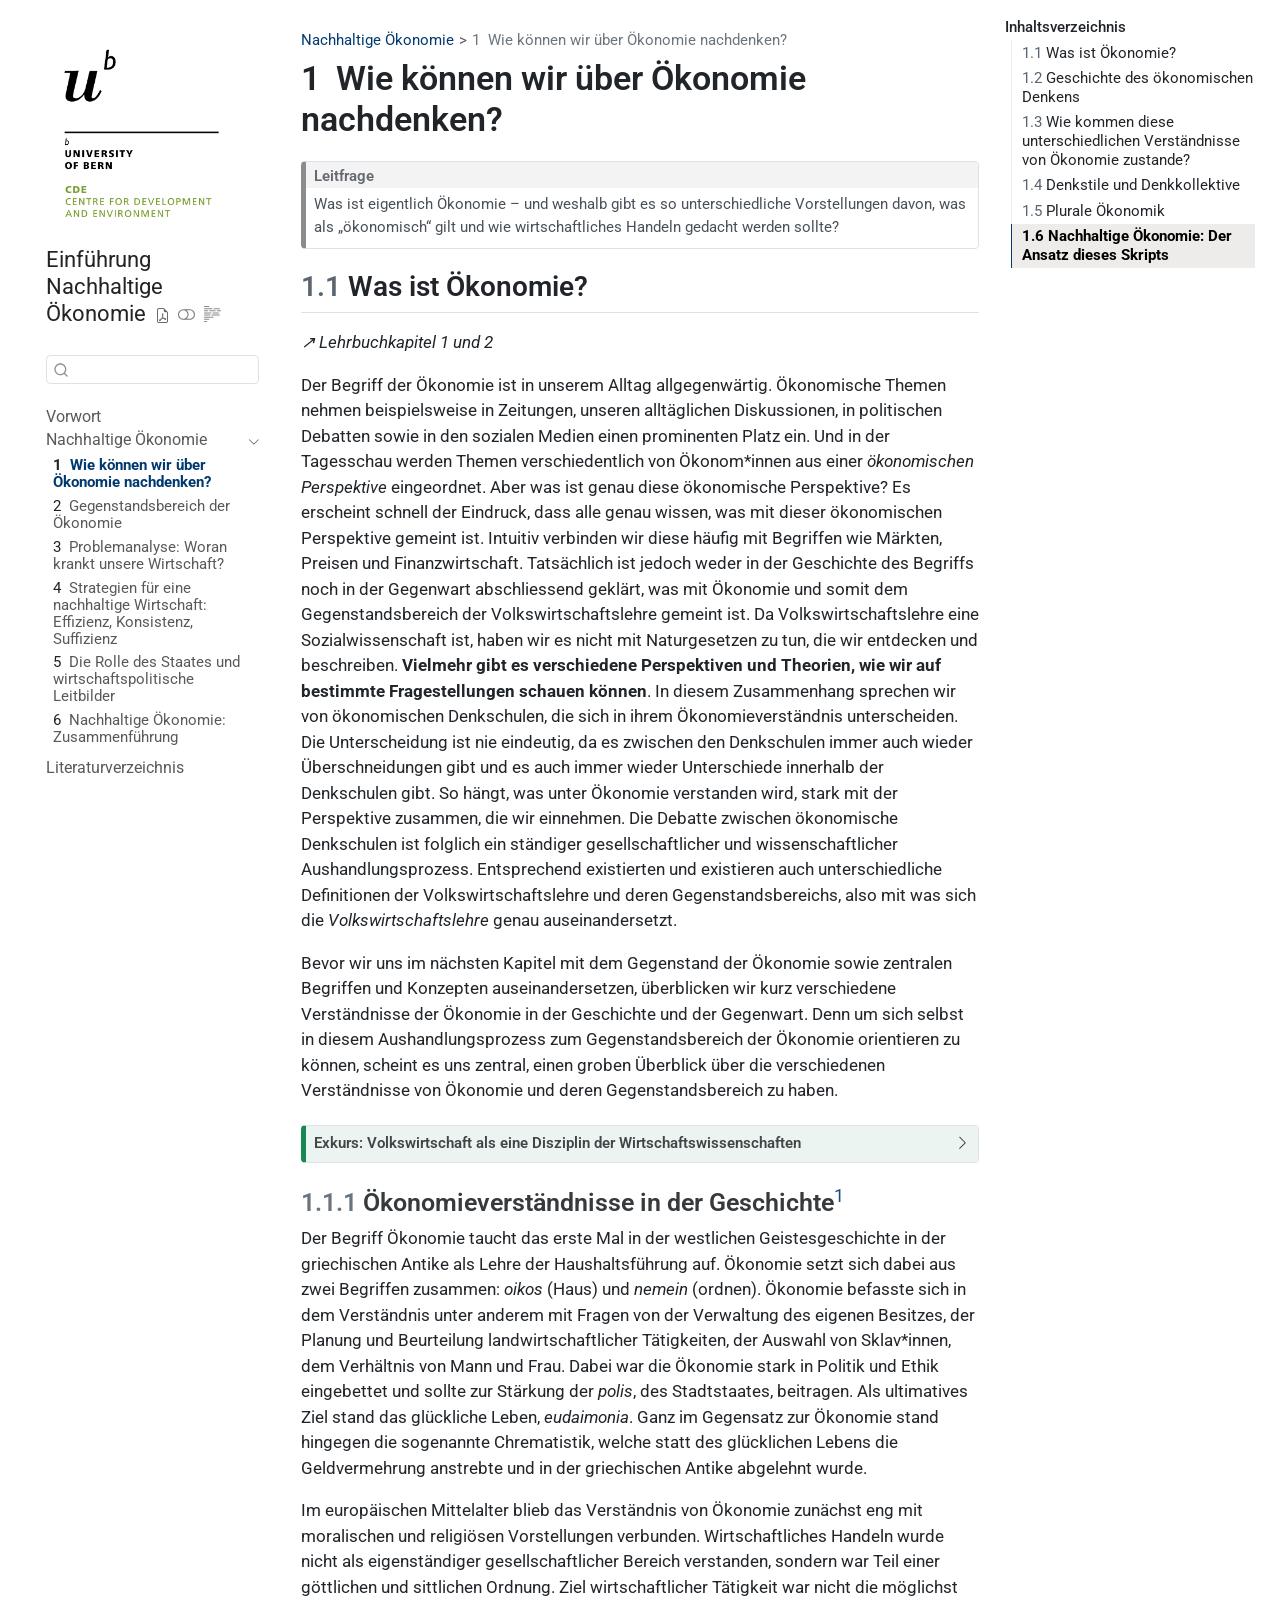
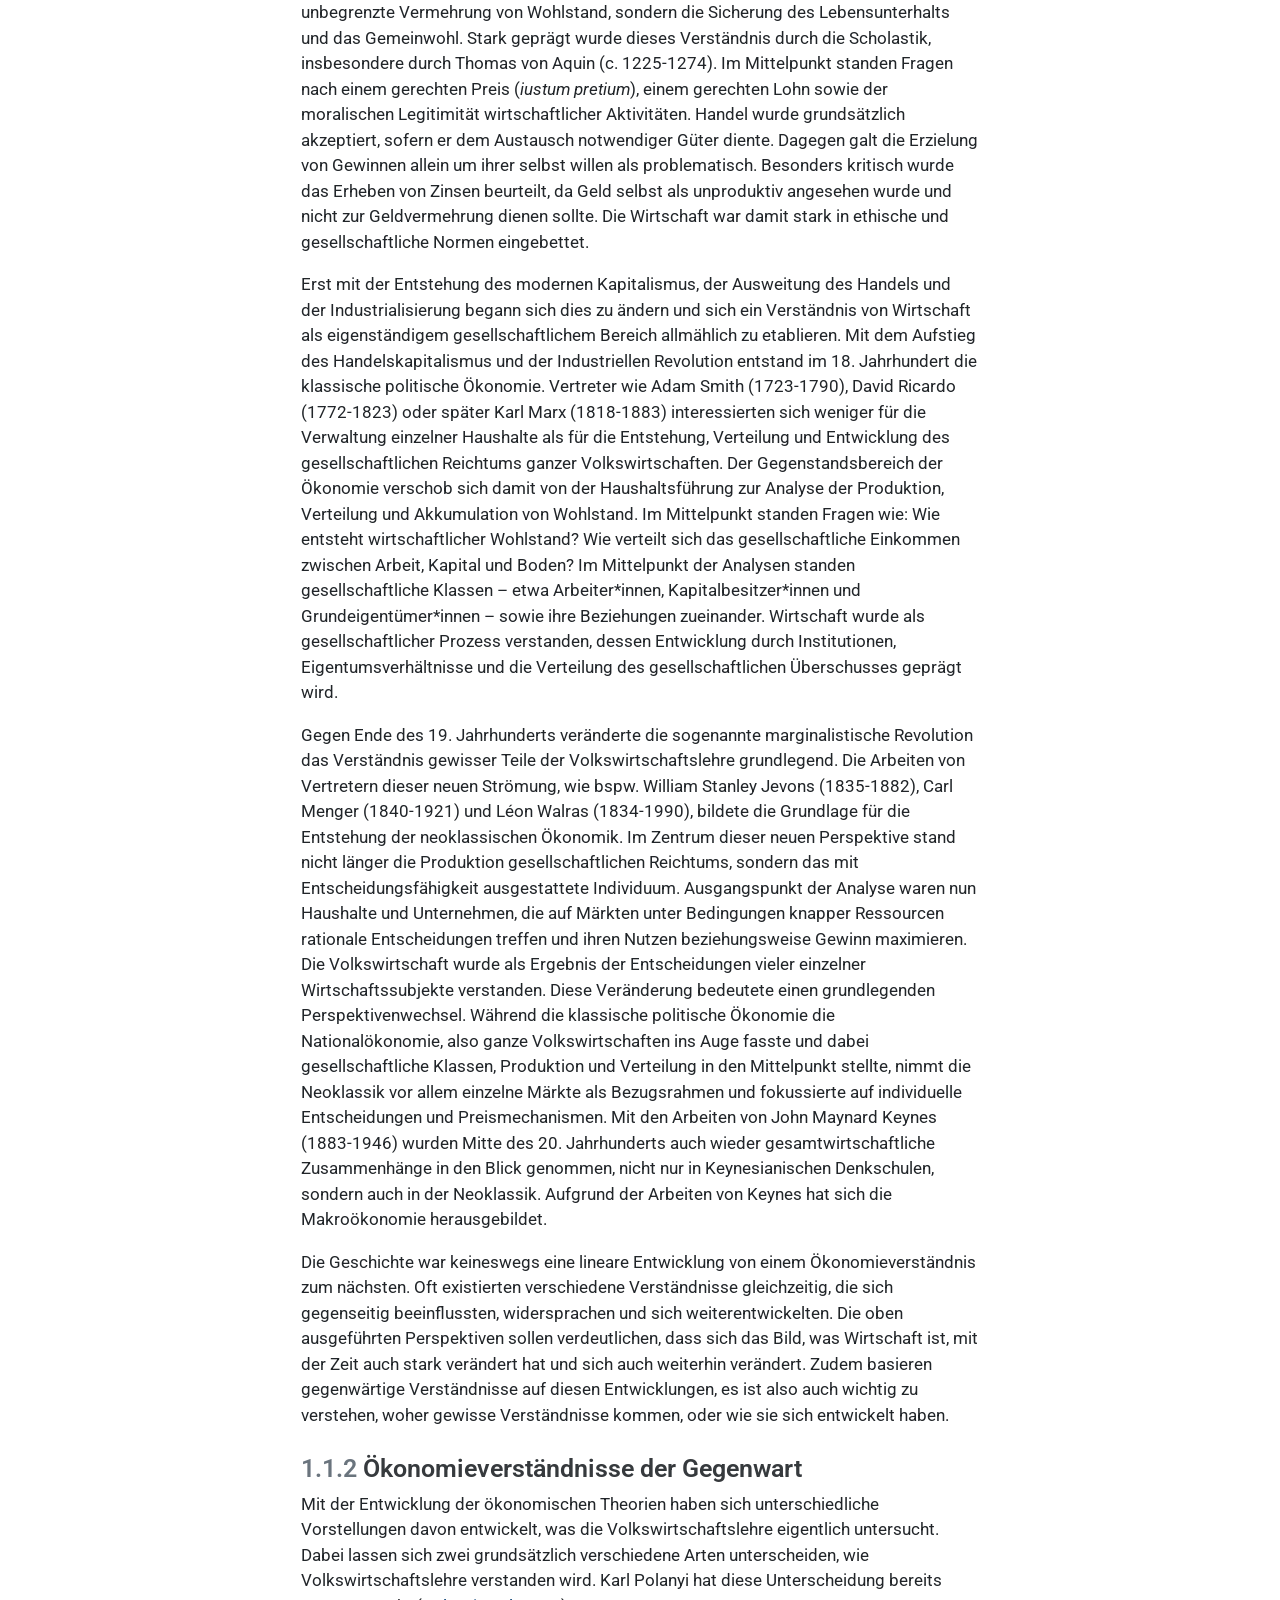
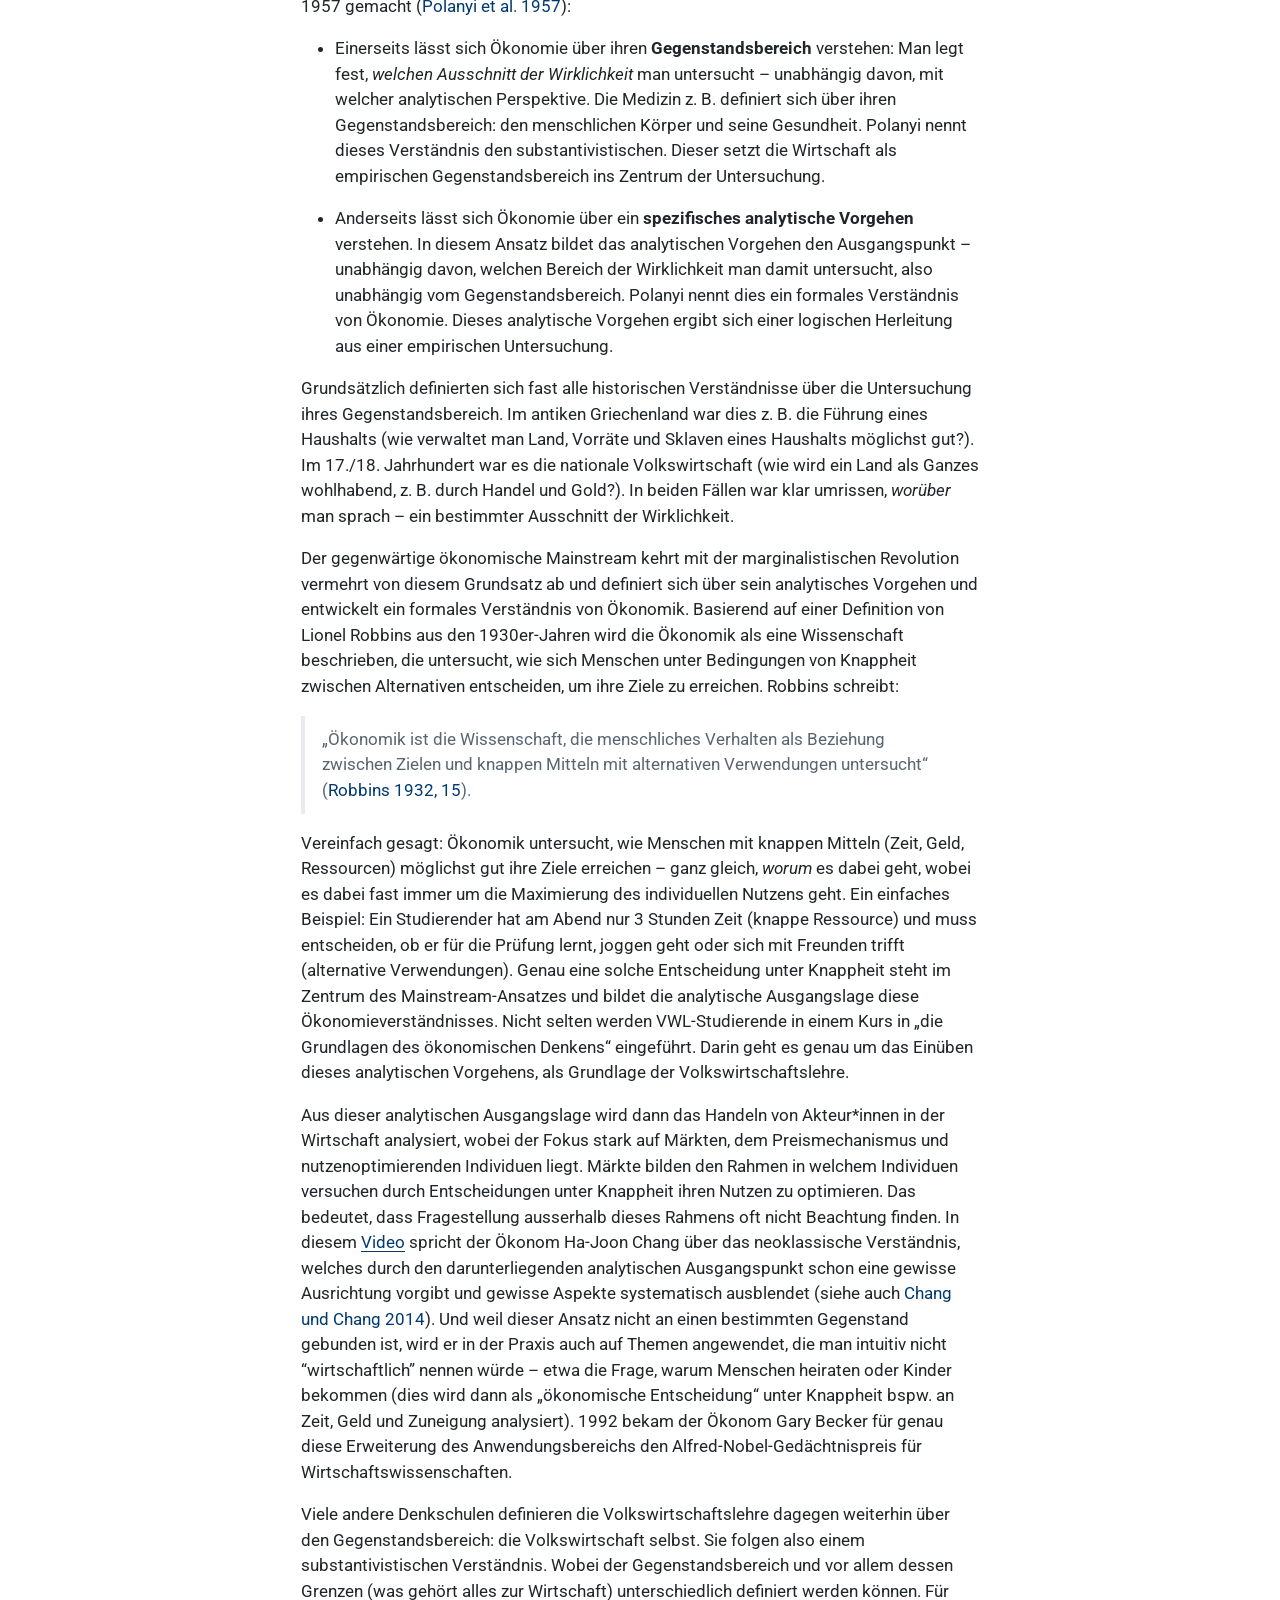
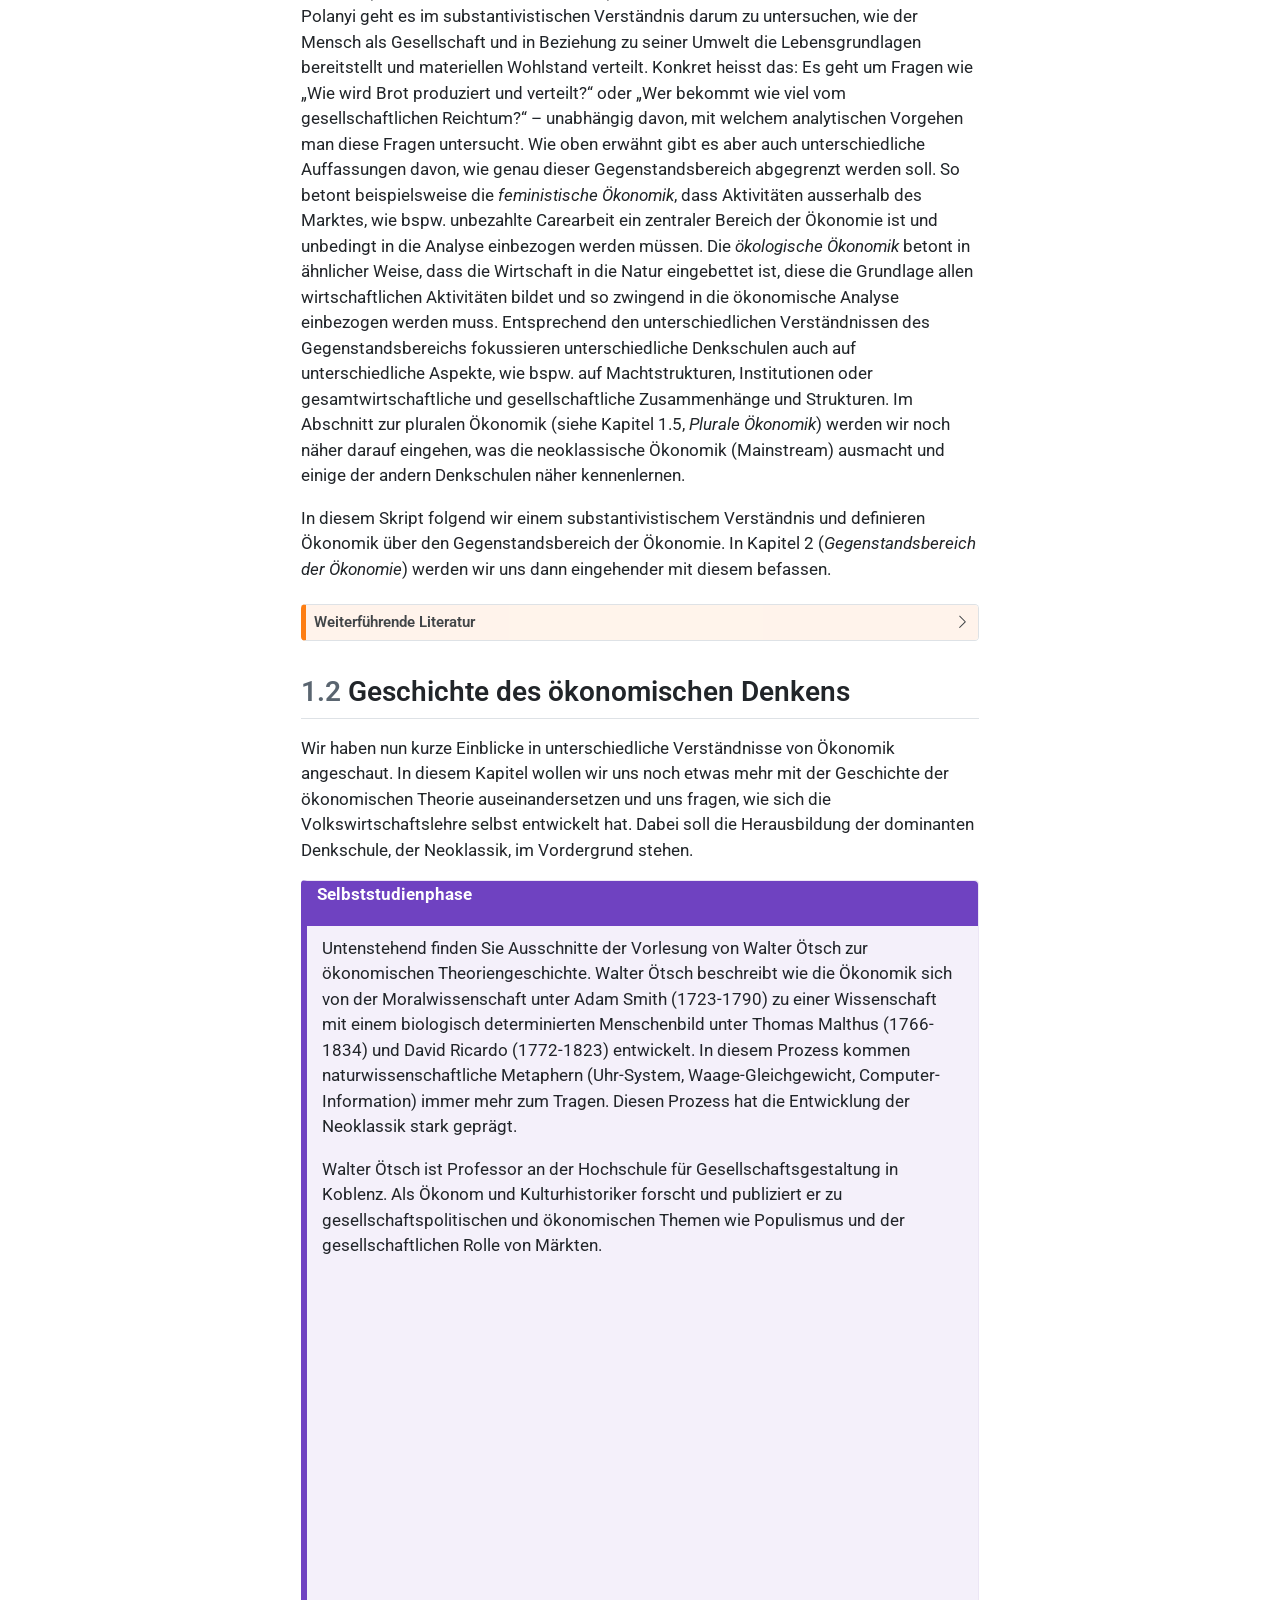
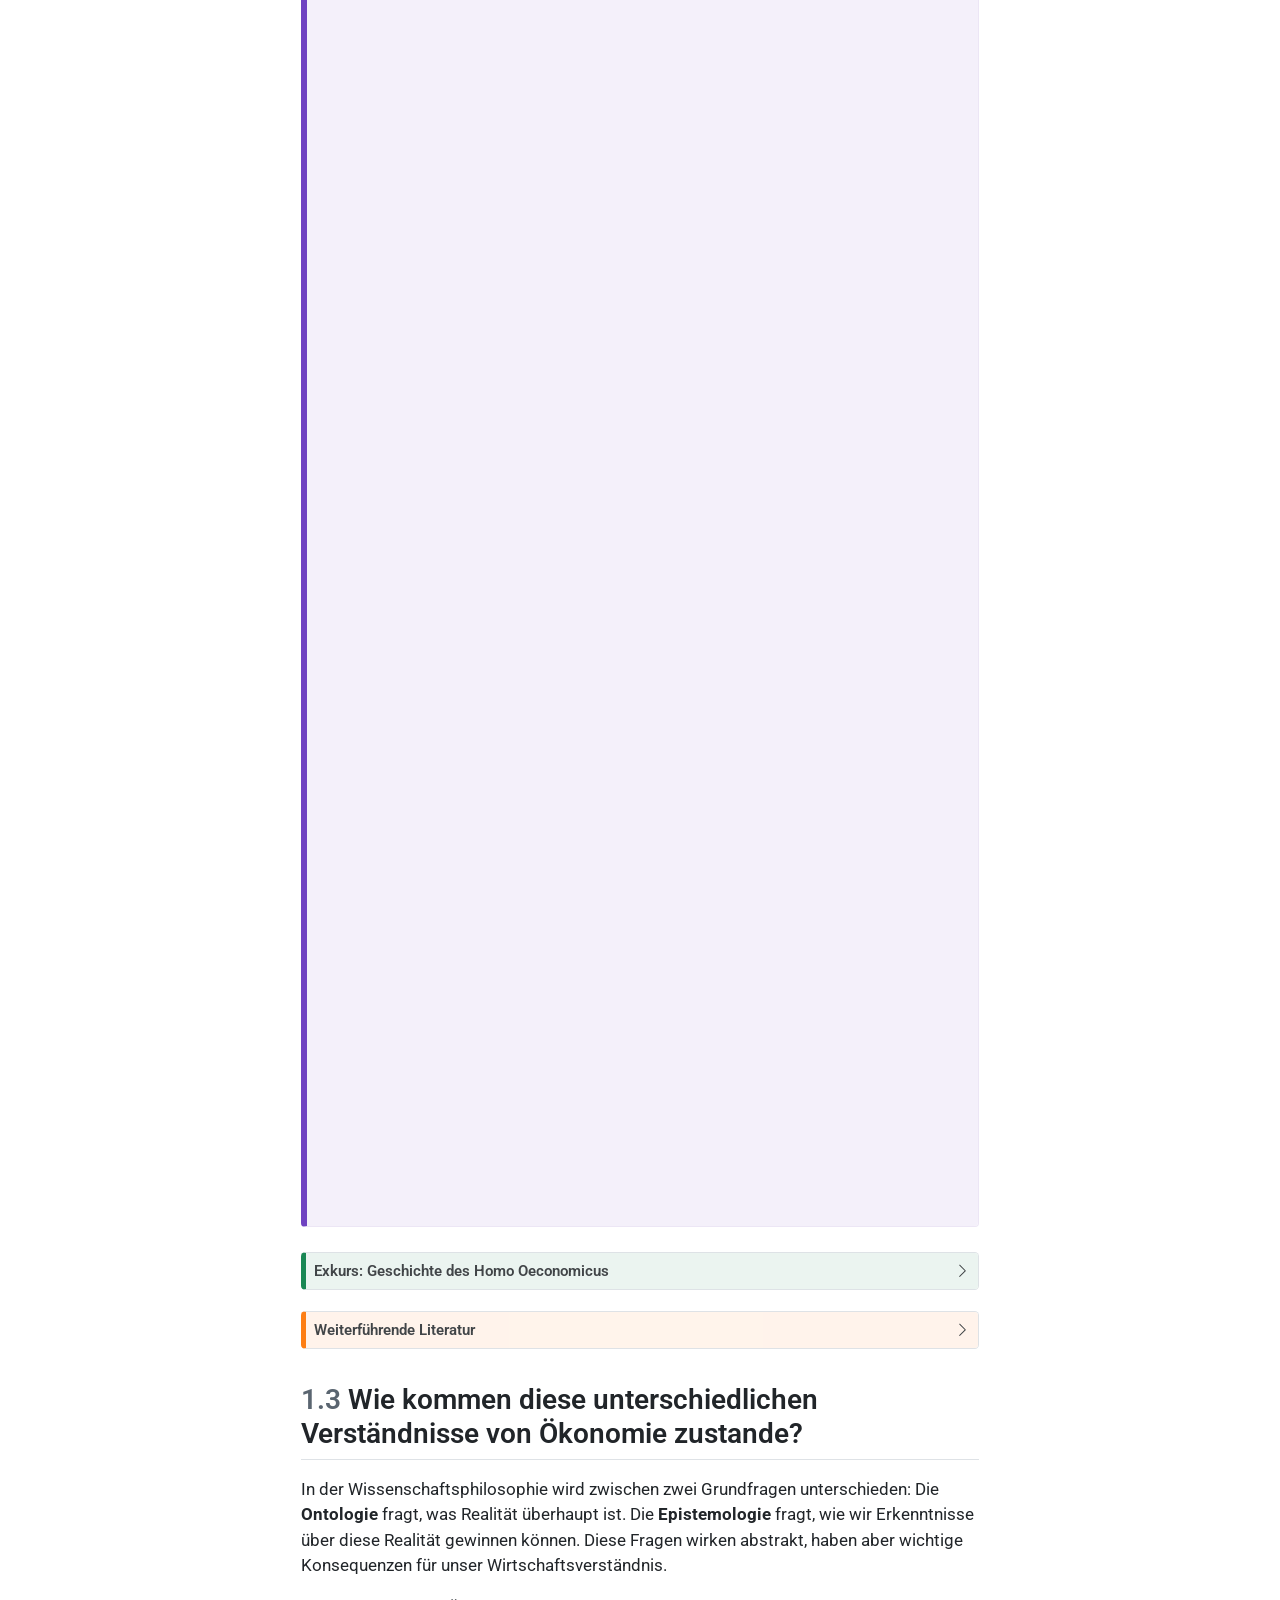
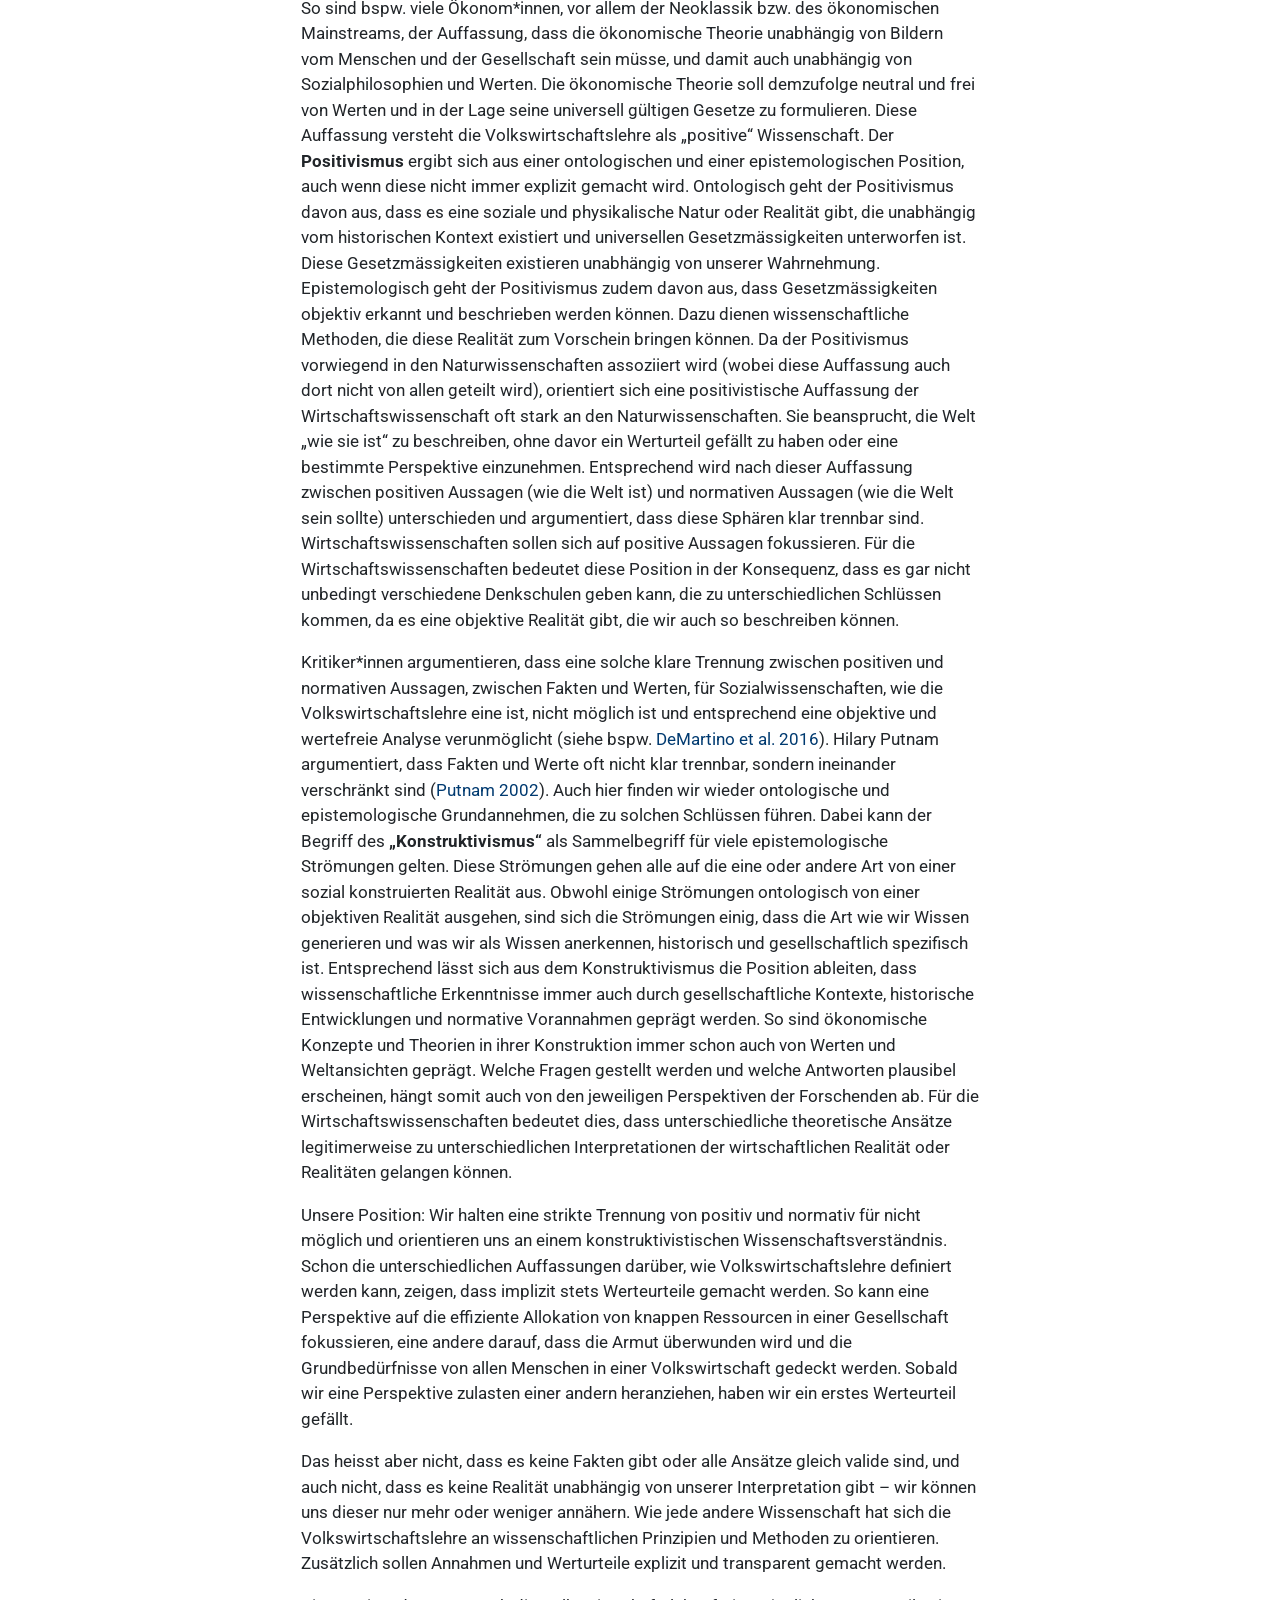
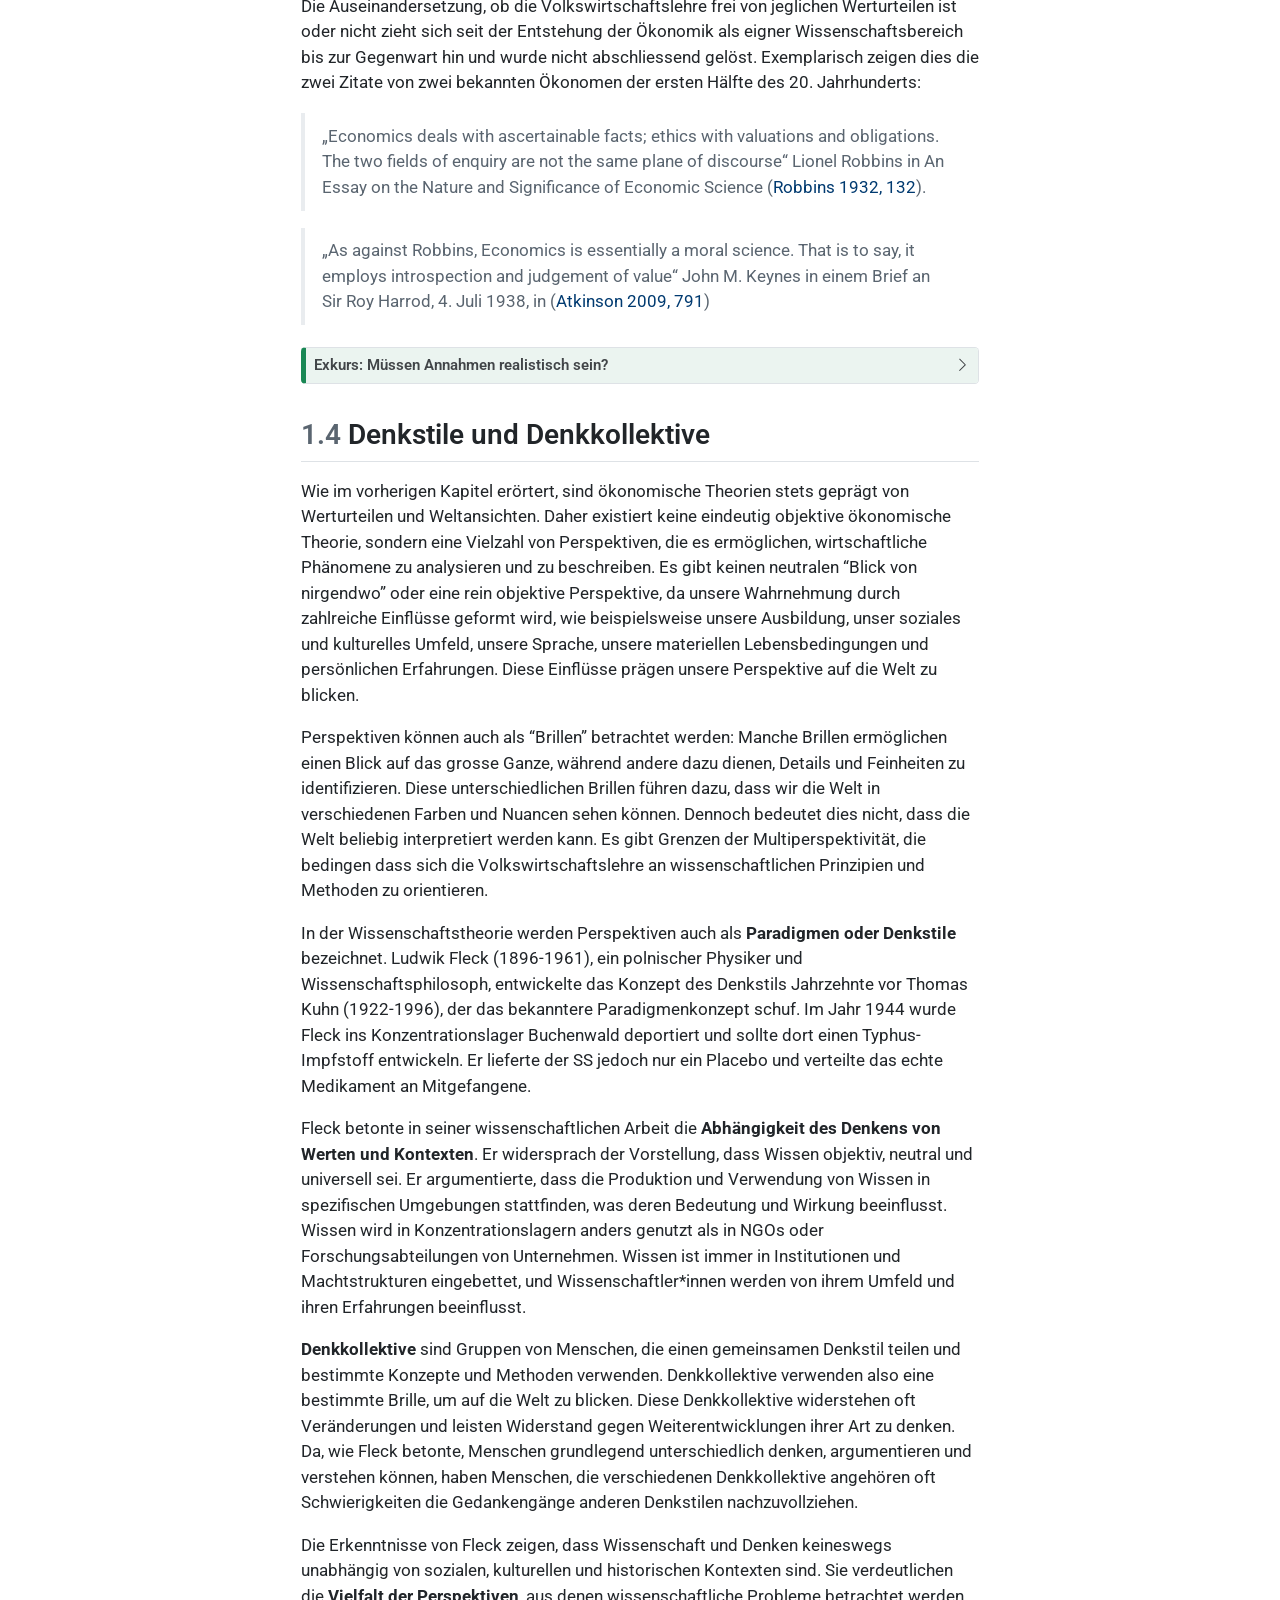
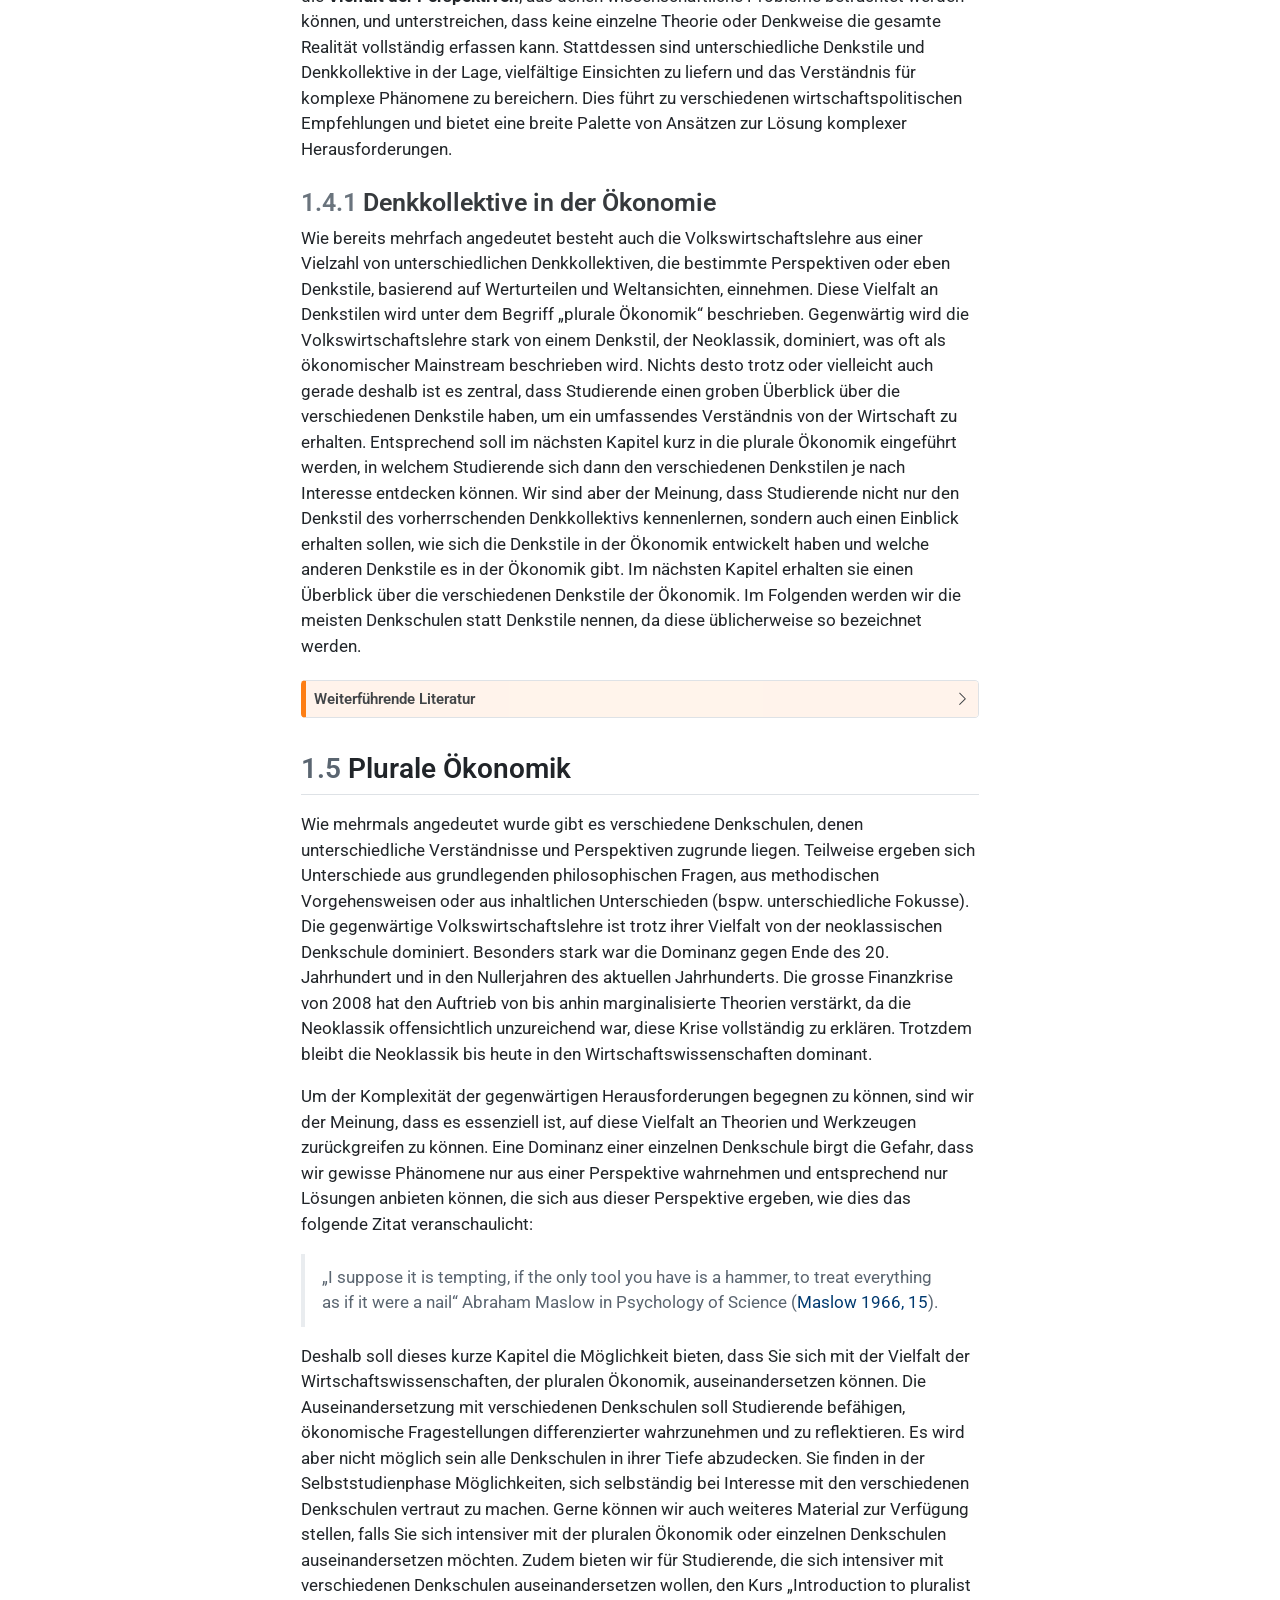
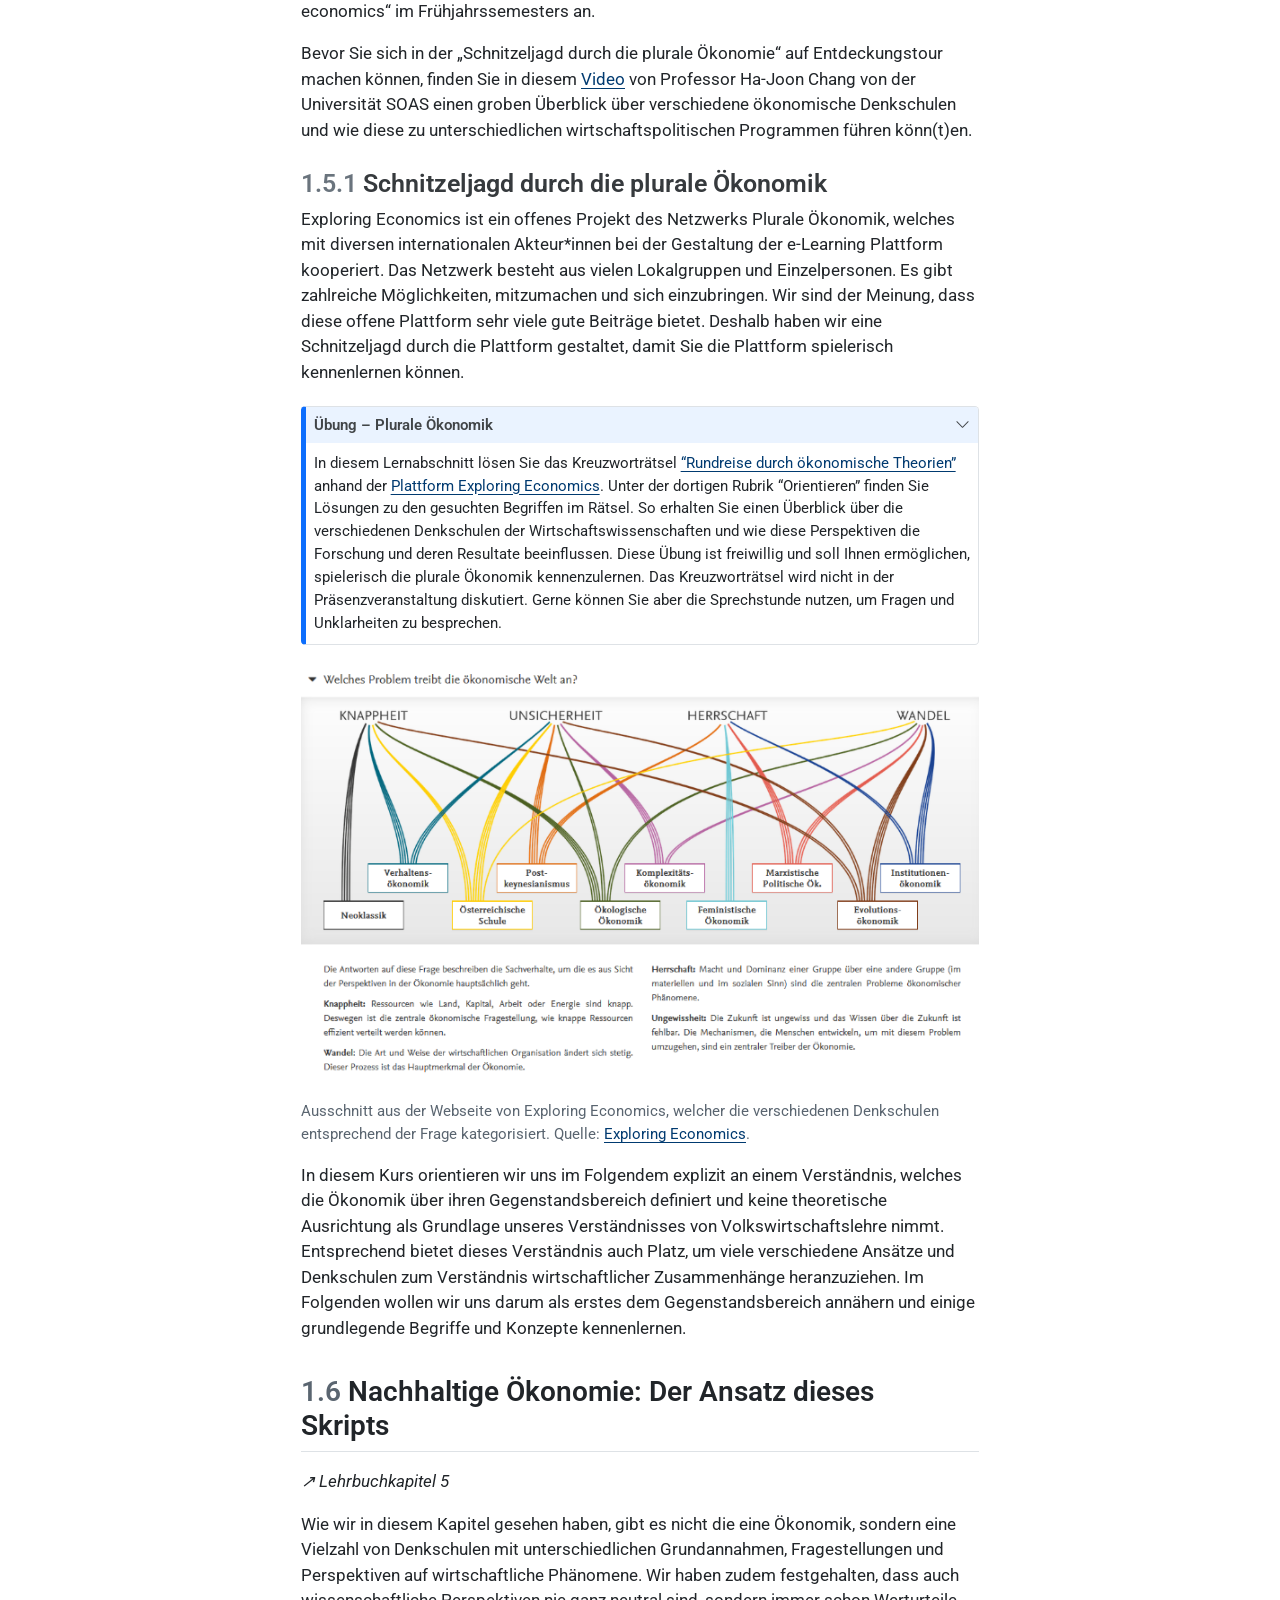
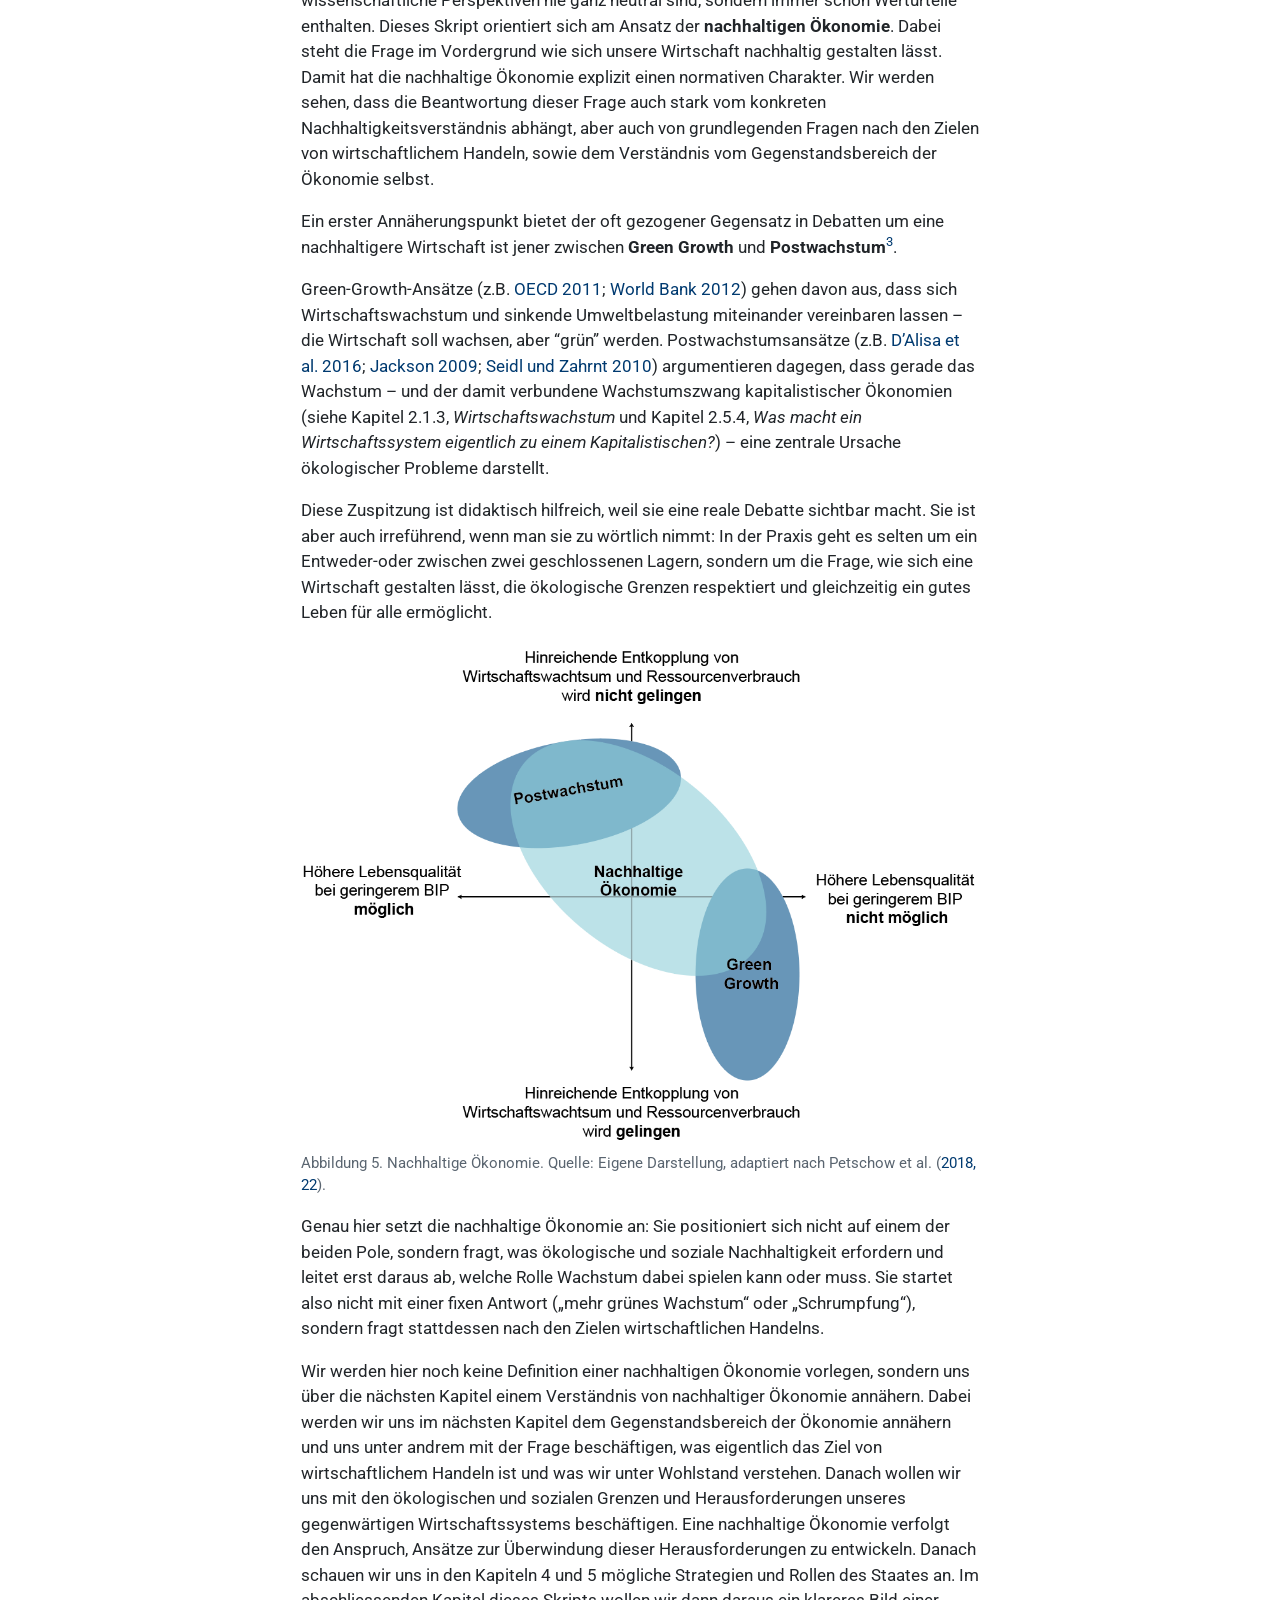
<file: 1_oekonomie-denken/1_intro.html>
<!DOCTYPE html>
<html xmlns="http://www.w3.org/1999/xhtml" lang="de-CH" xml:lang="de-CH"><head>

<meta charset="utf-8">
<meta name="generator" content="quarto-1.10.18">

<meta name="viewport" content="width=device-width, initial-scale=1.0, user-scalable=yes">


<title>1&nbsp; Wie können wir über Ökonomie nachdenken? – Einführung Nachhaltige Ökonomie</title>
<style>
/* Default styles provided by pandoc.
** See https://pandoc.org/MANUAL.html#variables-for-html for config info.
*/
span.smallcaps{font-variant: small-caps;}
div.columns{display: flex; gap: 1.5em;}
div.column{flex: auto;}
@media screen {
div.columns{gap: min(4vw, 1.5em);}
div.column{overflow-x: auto;}
}
div.hanging-indent{margin-left: 1.5em; text-indent: -1.5em;}
ul.task-list{list-style: none;}
ul.task-list li input[type="checkbox"] {
  width: 0.8em;
  margin: 0 0.8em 0.2em -1em; /* quarto-specific, see https://github.com/quarto-dev/quarto-cli/issues/4556 */ 
  vertical-align: middle;
}
/* CSS for citations */
div.csl-bib-body { }
div.csl-entry {
  clear: both;
}
.hanging-indent div.csl-entry {
  margin-left:2em;
  text-indent:-2em;
}
div.csl-left-margin {
  min-width:2em;
  float:left;
}
div.csl-right-inline {
  margin-left:2em;
  padding-left:1em;
}
div.csl-indent {
  margin-left: 2em;
}</style>


<script src="../site_libs/quarto-nav/quarto-nav.js"></script>
<script src="../site_libs/quarto-nav/headroom.min.js"></script>
<script src="../site_libs/clipboard/clipboard.min.js"></script>
<script src="../site_libs/quarto-search/autocomplete.umd.js"></script>
<script src="../site_libs/quarto-search/fuse.min.js"></script>
<script src="../site_libs/quarto-search/quarto-search.js"></script>
<meta name="quarto:offset" content="../">
<link href="../2_gegenstandsbereich/2_intro.html" rel="next">
<link href="../index.html" rel="prev">
<link href="../images/cdelogo_e.png" rel="icon" type="image/png">
<script src="../site_libs/quarto-html/quarto.js" type="module"></script>
<script src="../site_libs/quarto-html/tabsets/tabsets.js" type="module"></script>
<script src="../site_libs/quarto-html/popper.min.js"></script>
<script src="../site_libs/quarto-html/tippy.umd.min.js"></script>
<script src="../site_libs/quarto-html/anchor.min.js"></script>
<link href="../site_libs/quarto-html/tippy.css" rel="stylesheet">
<link href="../site_libs/quarto-html/quarto-syntax-highlighting-64a204ab8560d761af7679ceaba22944.css" rel="stylesheet" class="quarto-color-scheme" id="quarto-text-highlighting-styles">
<link href="../site_libs/quarto-html/quarto-syntax-highlighting-dark-b85bc7c33db8c58e0ec93c3465666fed.css" rel="stylesheet" class="quarto-color-scheme quarto-color-alternate" id="quarto-text-highlighting-styles">
<link href="../site_libs/quarto-html/quarto-syntax-highlighting-64a204ab8560d761af7679ceaba22944.css" rel="stylesheet" class="quarto-color-scheme-extra" id="quarto-text-highlighting-styles">
<script src="../site_libs/bootstrap/bootstrap.min.js"></script>
<link href="../site_libs/bootstrap/bootstrap-icons.css" rel="stylesheet">
<link href="../site_libs/bootstrap/bootstrap-402df6278987b1c1cf6c287f8ba8e55b.min.css" rel="stylesheet" append-hash="true" class="quarto-color-scheme" id="quarto-bootstrap" data-mode="light">
<link href="../site_libs/bootstrap/bootstrap-dark-db150b37408ade8d98d47d3c9edab02a.min.css" rel="stylesheet" append-hash="true" class="quarto-color-scheme quarto-color-alternate" id="quarto-bootstrap" data-mode="dark">
<link href="../site_libs/bootstrap/bootstrap-402df6278987b1c1cf6c287f8ba8e55b.min.css" rel="stylesheet" append-hash="true" class="quarto-color-scheme-extra" id="quarto-bootstrap" data-mode="light">
<script src="../site_libs/quarto-contrib/glightbox/glightbox.min.js"></script>
<link href="../site_libs/quarto-contrib/glightbox/glightbox.min.css" rel="stylesheet">
<link href="../site_libs/quarto-contrib/glightbox/lightbox.css" rel="stylesheet">
<script id="quarto-search-options" type="application/json">{
  "location": "sidebar",
  "copy-button": false,
  "collapse-after": 3,
  "panel-placement": "start",
  "type": "textbox",
  "limit": 50,
  "keyboard-shortcut": [
    "f",
    "/",
    "s"
  ],
  "show-item-context": false,
  "language": {
    "search-no-results-text": "Keine Treffer",
    "search-matching-documents-text": "Treffer",
    "search-copy-link-title": "Link in die Suche kopieren",
    "search-hide-matches-text": "Zusätzliche Treffer verbergen",
    "search-more-match-text": "weitere Treffer in diesem Dokument",
    "search-more-matches-text": "weitere Treffer in diesem Dokument",
    "search-clear-button-title": "Zurücksetzen",
    "search-text-placeholder": "",
    "search-detached-cancel-button-title": "Abbrechen",
    "search-submit-button-title": "Abschicken",
    "search-label": "Suchen"
  }
}</script>
<link rel="preconnect" href="https://fonts.googleapis.com">
<link rel="preconnect" href="https://fonts.gstatic.com" crossorigin="">
<link href="https://fonts.googleapis.com/css2?family=Roboto:ital,wght@0,400;0,700;1,400;1,700&amp;family=Fira+Code:wght@400;500&amp;display=swap" rel="stylesheet">


<link rel="stylesheet" href="../webex.css">
</head>

<body class="nav-sidebar floating quarto-light"><script id="quarto-html-before-body" type="application/javascript">
    const toggleBodyColorMode = (bsSheetEl) => {
      const mode = bsSheetEl.getAttribute("data-mode");
      const bodyEl = window.document.querySelector("body");
      if (mode === "dark") {
        bodyEl.classList.add("quarto-dark");
        bodyEl.classList.remove("quarto-light");
      } else {
        bodyEl.classList.add("quarto-light");
        bodyEl.classList.remove("quarto-dark");
      }
    }
    const toggleBodyColorPrimary = () => {
      const bsSheetEl = window.document.querySelector("link#quarto-bootstrap:not([rel=disabled-stylesheet])");
      if (bsSheetEl) {
        toggleBodyColorMode(bsSheetEl);
      }
    }
    const setColorSchemeToggle = (alternate) => {
      const toggles = window.document.querySelectorAll('.quarto-color-scheme-toggle');
      for (let i=0; i < toggles.length; i++) {
        const toggle = toggles[i];
        if (toggle) {
          if (alternate) {
            toggle.classList.add("alternate");
          } else {
            toggle.classList.remove("alternate");
          }
        }
      }
    };
    const toggleColorMode = (alternate) => {
      // Switch the stylesheets
      const primaryStylesheets = window.document.querySelectorAll('link.quarto-color-scheme:not(.quarto-color-alternate)');
      const alternateStylesheets = window.document.querySelectorAll('link.quarto-color-scheme.quarto-color-alternate');
      manageTransitions('#quarto-margin-sidebar .nav-link', false);
      if (alternate) {
        // note: dark is layered on light, we don't disable primary!
        enableStylesheet(alternateStylesheets);
        for (const sheetNode of alternateStylesheets) {
          if (sheetNode.id === "quarto-bootstrap") {
            toggleBodyColorMode(sheetNode);
          }
        }
      } else {
        disableStylesheet(alternateStylesheets);
        enableStylesheet(primaryStylesheets)
        toggleBodyColorPrimary();
      }
      manageTransitions('#quarto-margin-sidebar .nav-link', true);
      // Switch the toggles
      setColorSchemeToggle(alternate)
      // Hack to workaround the fact that safari doesn't
      // properly recolor the scrollbar when toggling (#1455)
      if (navigator.userAgent.indexOf('Safari') > 0 && navigator.userAgent.indexOf('Chrome') == -1) {
        manageTransitions("body", false);
        window.scrollTo(0, 1);
        setTimeout(() => {
          window.scrollTo(0, 0);
          manageTransitions("body", true);
        }, 40);
      }
    }
    const disableStylesheet = (stylesheets) => {
      for (let i=0; i < stylesheets.length; i++) {
        const stylesheet = stylesheets[i];
        stylesheet.rel = 'disabled-stylesheet';
      }
    }
    const enableStylesheet = (stylesheets) => {
      for (let i=0; i < stylesheets.length; i++) {
        const stylesheet = stylesheets[i];
        if(stylesheet.rel !== 'stylesheet') { // for Chrome, which will still FOUC without this check
          stylesheet.rel = 'stylesheet';
        }
      }
    }
    const manageTransitions = (selector, allowTransitions) => {
      const els = window.document.querySelectorAll(selector);
      for (let i=0; i < els.length; i++) {
        const el = els[i];
        if (allowTransitions) {
          el.classList.remove('notransition');
        } else {
          el.classList.add('notransition');
        }
      }
    }
    const isFileUrl = () => {
      return window.location.protocol === 'file:';
    }
    const hasAlternateSentinel = () => {
      let styleSentinel = getColorSchemeSentinel();
      if (styleSentinel !== null) {
        return styleSentinel === "alternate";
      } else {
        return false;
      }
    }
    const setStyleSentinel = (alternate) => {
      const value = alternate ? "alternate" : "default";
      if (!isFileUrl()) {
        window.localStorage.setItem("quarto-color-scheme", value);
      } else {
        localAlternateSentinel = value;
      }
    }
    const getColorSchemeSentinel = () => {
      if (!isFileUrl()) {
        const storageValue = window.localStorage.getItem("quarto-color-scheme");
        return storageValue != null ? storageValue : localAlternateSentinel;
      } else {
        return localAlternateSentinel;
      }
    }
    const toggleGiscusIfUsed = (isAlternate, darkModeDefault) => {
      const baseTheme = document.querySelector('#giscus-base-theme')?.value ?? 'light';
      const alternateTheme = document.querySelector('#giscus-alt-theme')?.value ?? 'dark';
      let newTheme = '';
      if(authorPrefersDark) {
        newTheme = isAlternate ? baseTheme : alternateTheme;
      } else {
        newTheme = isAlternate ? alternateTheme : baseTheme;
      }
      const changeGiscusTheme = () => {
        // From: https://github.com/giscus/giscus/issues/336
        const sendMessage = (message) => {
          const iframe = document.querySelector('iframe.giscus-frame');
          if (!iframe) return;
          iframe.contentWindow.postMessage({ giscus: message }, 'https://giscus.app');
        }
        sendMessage({
          setConfig: {
            theme: newTheme
          }
        });
      }
      const isGiscussLoaded = window.document.querySelector('iframe.giscus-frame') !== null;
      if (isGiscussLoaded) {
        changeGiscusTheme();
      }
    };
    const authorPrefersDark = false;
    const darkModeDefault = authorPrefersDark;
      document.querySelector('link#quarto-text-highlighting-styles.quarto-color-scheme-extra').rel = 'disabled-stylesheet';
      document.querySelector('link#quarto-bootstrap.quarto-color-scheme-extra').rel = 'disabled-stylesheet';
    let localAlternateSentinel = darkModeDefault ? 'alternate' : 'default';
    // Dark / light mode switch
    window.quartoToggleColorScheme = () => {
      // Read the current dark / light value
      let toAlternate = !hasAlternateSentinel();
      toggleColorMode(toAlternate);
      setStyleSentinel(toAlternate);
      toggleGiscusIfUsed(toAlternate, darkModeDefault);
      window.dispatchEvent(new Event('resize'));
    };
    // Switch to dark mode if need be
    if (hasAlternateSentinel()) {
      toggleColorMode(true);
    } else {
      toggleColorMode(false);
    }
  </script>

<div id="quarto-search-results"></div>
  <header id="quarto-header" class="headroom fixed-top">
  <nav class="quarto-secondary-nav">
    <div class="container-fluid d-flex">
      <button type="button" class="quarto-btn-toggle btn" data-bs-toggle="collapse" role="button" data-bs-target=".quarto-sidebar-collapse-item" aria-controls="quarto-sidebar" aria-expanded="false" aria-label="Seitenleiste umschalten" onclick="if (window.quartoToggleHeadroom) { window.quartoToggleHeadroom(); }">
        <i class="bi bi-layout-text-sidebar-reverse"></i>
      </button>
        <nav class="quarto-page-breadcrumbs" aria-label="breadcrumb"><ol class="breadcrumb"><li class="breadcrumb-item"><a href="1_intro.html">Nachhaltige Ökonomie</a></li><li class="breadcrumb-item"><a href="1_intro.html"><span class="chapter-number">1</span>&nbsp; <span class="chapter-title">Wie können wir über Ökonomie nachdenken?</span></a></li></ol></nav>
        <a class="flex-grow-1" role="navigation" data-bs-toggle="collapse" data-bs-target=".quarto-sidebar-collapse-item" aria-controls="quarto-sidebar" aria-expanded="false" aria-label="Seitenleiste umschalten" onclick="if (window.quartoToggleHeadroom) { window.quartoToggleHeadroom(); }">      
        </a>
      <button type="button" class="btn quarto-search-button" aria-label="Suchen" onclick="window.quartoOpenSearch();">
        <i class="bi bi-search"></i>
      </button>
    </div>
  </nav>
</header>
<!-- content -->
<div id="quarto-content" class="quarto-container page-columns page-rows-contents page-layout-article">
<!-- sidebar -->
  <nav id="quarto-sidebar" class="sidebar collapse collapse-horizontal quarto-sidebar-collapse-item sidebar-navigation floating overflow-auto">
    <div class="pt-lg-2 mt-2 text-left sidebar-header sidebar-header-stacked">
      <a href="../index.html" class="sidebar-logo-link">
      <img src="../images/cdelogo_e.png" alt="" class="sidebar-logo light-content py-0 d-lg-inline d-none">
      <img src="../images/cdelogo_e.png" alt="" class="sidebar-logo dark-content py-0 d-lg-inline d-none">
      </a>
    <div class="sidebar-title mb-0 py-0">
      <a href="../../Nachhaltig-Wirtschaften">Einführung Nachhaltige Ökonomie</a> 
        <div class="sidebar-tools-main tools-wide">
    <a href="https://github.com/CDEteaching/Nachhaltig-Wirtschaften/blob/main/pdf/NachhaltigWirtschaften.pdf" title="Kursskript (PDF)" class="quarto-navigation-tool px-1" aria-label="Kursskript (PDF)"><i class="bi bi-file-earmark-pdf"></i></a>
  <a href="" class="quarto-color-scheme-toggle quarto-navigation-tool  px-1" onclick="window.quartoToggleColorScheme(); return false;" title="Dunkelmodus umschalten"><i class="bi"></i></a>
  <a href="" class="quarto-reader-toggle quarto-navigation-tool px-1" onclick="window.quartoToggleReader(); return false;" title="Lesemodus umschalten">
  <div class="quarto-reader-toggle-btn">
  <i class="bi"></i>
  </div>
</a>
</div>
    </div>
      </div>
        <div class="mt-2 flex-shrink-0 align-items-center">
        <div class="sidebar-search">
        <div id="quarto-search" class="" title="Suchen"></div>
        </div>
        </div>
    <div class="sidebar-menu-container"> 
    <ul class="list-unstyled mt-1">
        <li class="sidebar-item">
  <div class="sidebar-item-container"> 
  <a href="../index.html" class="sidebar-item-text sidebar-link">
 <span class="menu-text">Vorwort</span></a>
  </div>
</li>
        <li class="sidebar-item sidebar-item-section">
      <div class="sidebar-item-container"> 
            <a class="sidebar-item-text sidebar-link text-start" data-bs-toggle="collapse" data-bs-target="#quarto-sidebar-section-1" role="navigation" aria-expanded="true">
 <span class="menu-text">Nachhaltige Ökonomie</span></a>
          <a class="sidebar-item-toggle text-start" data-bs-toggle="collapse" data-bs-target="#quarto-sidebar-section-1" role="navigation" aria-expanded="true" aria-label="Abschnitt umschalten">
            <i class="bi bi-chevron-right ms-2"></i>
          </a> 
      </div>
      <ul id="quarto-sidebar-section-1" class="collapse list-unstyled sidebar-section depth1 show">  
          <li class="sidebar-item">
  <div class="sidebar-item-container"> 
  <a href="1_intro.html" class="sidebar-item-text sidebar-link active">
 <span class="menu-text"><span class="chapter-number">1</span>&nbsp; <span class="chapter-title">Wie können wir über Ökonomie nachdenken?</span></span></a>
  </div>
</li>
          <li class="sidebar-item">
  <div class="sidebar-item-container"> 
  <a href="../2_gegenstandsbereich/2_intro.html" class="sidebar-item-text sidebar-link">
 <span class="menu-text"><span class="chapter-number">2</span>&nbsp; <span class="chapter-title">Gegenstandsbereich der Ökonomie</span></span></a>
  </div>
</li>
          <li class="sidebar-item">
  <div class="sidebar-item-container"> 
  <a href="../3_problemanalyse/3_intro.html" class="sidebar-item-text sidebar-link">
 <span class="menu-text"><span class="chapter-number">3</span>&nbsp; <span class="chapter-title">Problemanalyse: Woran krankt unsere Wirtschaft?</span></span></a>
  </div>
</li>
          <li class="sidebar-item">
  <div class="sidebar-item-container"> 
  <a href="../4_strategien/4_intro.html" class="sidebar-item-text sidebar-link">
 <span class="menu-text"><span class="chapter-number">4</span>&nbsp; <span class="chapter-title">Strategien für eine nachhaltige Wirtschaft: Effizienz, Konsistenz, Suffizienz</span></span></a>
  </div>
</li>
          <li class="sidebar-item">
  <div class="sidebar-item-container"> 
  <a href="../5_staat-leitbilder/5_intro.html" class="sidebar-item-text sidebar-link">
 <span class="menu-text"><span class="chapter-number">5</span>&nbsp; <span class="chapter-title">Die Rolle des Staates und wirtschaftspolitische Leitbilder</span></span></a>
  </div>
</li>
          <li class="sidebar-item">
  <div class="sidebar-item-container"> 
  <a href="../6_zusammenfuehrung/6_intro.html" class="sidebar-item-text sidebar-link">
 <span class="menu-text"><span class="chapter-number">6</span>&nbsp; <span class="chapter-title">Nachhaltige Ökonomie: Zusammenführung</span></span></a>
  </div>
</li>
      </ul>
  </li>
        <li class="sidebar-item">
  <div class="sidebar-item-container"> 
  <a href="../docs/references.html" class="sidebar-item-text sidebar-link">
 <span class="menu-text">Literaturverzeichnis</span></a>
  </div>
</li>
    </ul>
    </div>
</nav>
<div id="quarto-sidebar-glass" class="quarto-sidebar-collapse-item" data-bs-toggle="collapse" data-bs-target=".quarto-sidebar-collapse-item"></div>
<!-- margin-sidebar -->
    <div id="quarto-margin-sidebar" class="sidebar margin-sidebar">
        <nav id="TOC" role="doc-toc" class="toc-active">
    <h2 id="toc-title">Inhaltsverzeichnis</h2>
   
  <ul>
  <li><a href="#was-ist-ökonomie" id="toc-was-ist-ökonomie" class="nav-link active" data-scroll-target="#was-ist-ökonomie"><span class="header-section-number">1.1</span> Was ist Ökonomie?</a>
  <ul class="collapse">
  <li><a href="#ökonomieverständnisse-in-der-geschichte1_intro-1" id="toc-ökonomieverständnisse-in-der-geschichte1_intro-1" class="nav-link" data-scroll-target="#ökonomieverständnisse-in-der-geschichte1_intro-1"><span class="header-section-number">1.1.1</span> Ökonomieverständnisse in der Geschichte</a></li>
  <li><a href="#ökonomieverständnisse-der-gegenwart" id="toc-ökonomieverständnisse-der-gegenwart" class="nav-link" data-scroll-target="#ökonomieverständnisse-der-gegenwart"><span class="header-section-number">1.1.2</span> Ökonomieverständnisse der Gegenwart</a></li>
  </ul></li>
  <li><a href="#geschichte-des-ökonomischen-denkens" id="toc-geschichte-des-ökonomischen-denkens" class="nav-link" data-scroll-target="#geschichte-des-ökonomischen-denkens"><span class="header-section-number">1.2</span> Geschichte des ökonomischen Denkens</a></li>
  <li><a href="#wie-kommen-diese-unterschiedlichen-verständnisse-von-ökonomie-zustande" id="toc-wie-kommen-diese-unterschiedlichen-verständnisse-von-ökonomie-zustande" class="nav-link" data-scroll-target="#wie-kommen-diese-unterschiedlichen-verständnisse-von-ökonomie-zustande"><span class="header-section-number">1.3</span> Wie kommen diese unterschiedlichen Verständnisse von Ökonomie zustande?</a></li>
  <li><a href="#denkstile-und-denkkollektive" id="toc-denkstile-und-denkkollektive" class="nav-link" data-scroll-target="#denkstile-und-denkkollektive"><span class="header-section-number">1.4</span> Denkstile und Denkkollektive</a>
  <ul class="collapse">
  <li><a href="#denkkollektive-in-der-ökonomie" id="toc-denkkollektive-in-der-ökonomie" class="nav-link" data-scroll-target="#denkkollektive-in-der-ökonomie"><span class="header-section-number">1.4.1</span> Denkkollektive in der Ökonomie</a></li>
  </ul></li>
  <li><a href="#plurale-ökonomik" id="toc-plurale-ökonomik" class="nav-link" data-scroll-target="#plurale-ökonomik"><span class="header-section-number">1.5</span> Plurale Ökonomik</a>
  <ul class="collapse">
  <li><a href="#schnitzeljagd-durch-die-plurale-ökonomik" id="toc-schnitzeljagd-durch-die-plurale-ökonomik" class="nav-link" data-scroll-target="#schnitzeljagd-durch-die-plurale-ökonomik"><span class="header-section-number">1.5.1</span> Schnitzeljagd durch die plurale Ökonomik</a></li>
  </ul></li>
  <li><a href="#nachhaltige-ökonomie-der-ansatz-dieses-skripts" id="toc-nachhaltige-ökonomie-der-ansatz-dieses-skripts" class="nav-link" data-scroll-target="#nachhaltige-ökonomie-der-ansatz-dieses-skripts"><span class="header-section-number">1.6</span> Nachhaltige Ökonomie: Der Ansatz dieses Skripts</a></li>
  </ul>
</nav>
    </div>
<!-- main -->
<main class="content" id="quarto-document-content">


<header id="title-block-header" class="quarto-title-block default"><nav class="quarto-page-breadcrumbs quarto-title-breadcrumbs d-none d-lg-block" aria-label="breadcrumb"><ol class="breadcrumb"><li class="breadcrumb-item"><a href="1_intro.html">Nachhaltige Ökonomie</a></li><li class="breadcrumb-item"><a href="1_intro.html"><span class="chapter-number">1</span>&nbsp; <span class="chapter-title">Wie können wir über Ökonomie nachdenken?</span></a></li></ol></nav>
<div class="quarto-title">
<h1 class="title"><span class="chapter-number">1</span>&nbsp; <span class="chapter-title">Wie können wir über Ökonomie nachdenken?</span></h1>
</div>



<div class="quarto-title-meta">

    
  
    
  </div>
  


</header>


<div class="leitfrage callout callout-style-default callout-note no-icon callout-titled">
<div class="callout-header d-flex align-content-center">
<div class="callout-icon-container">
<i class="callout-icon no-icon"></i>
</div>
<div class="callout-title-container flex-fill">
<span class="screen-reader-only">Hinweis</span>Leitfrage
</div>
</div>
<div class="callout-body-container callout-body">
<p>Was ist eigentlich Ökonomie – und weshalb gibt es so unterschiedliche Vorstellungen davon, was als „ökonomisch“ gilt und wie wirtschaftliches Handeln gedacht werden sollte?</p>
</div>
</div>
<section id="was-ist-ökonomie" class="level2" data-number="1.1">
<h2 data-number="1.1" class="anchored" data-anchor-id="was-ist-ökonomie"><span class="header-section-number">1.1</span> Was ist Ökonomie?</h2>
<p><em>↗ Lehrbuchkapitel 1 und 2</em></p>
<p>Der Begriff der Ökonomie ist in unserem Alltag allgegenwärtig. Ökonomische Themen nehmen beispielsweise in Zeitungen, unseren alltäglichen Diskussionen, in politischen Debatten sowie in den sozialen Medien einen prominenten Platz ein. Und in der Tagesschau werden Themen verschiedentlich von Ökonom*innen aus einer <em>ökonomischen Perspektive</em> eingeordnet. Aber was ist genau diese ökonomische Perspektive? Es erscheint schnell der Eindruck, dass alle genau wissen, was mit dieser ökonomischen Perspektive gemeint ist. Intuitiv verbinden wir diese häufig mit Begriffen wie Märkten, Preisen und Finanzwirtschaft. Tatsächlich ist jedoch weder in der Geschichte des Begriffs noch in der Gegenwart abschliessend geklärt, was mit Ökonomie und somit dem Gegenstandsbereich der Volkswirtschaftslehre gemeint ist. Da Volkswirtschaftslehre eine Sozialwissenschaft ist, haben wir es nicht mit Naturgesetzen zu tun, die wir entdecken und beschreiben. <strong>Vielmehr gibt es verschiedene Perspektiven und Theorien, wie wir auf bestimmte Fragestellungen schauen können</strong>. In diesem Zusammenhang sprechen wir von ökonomischen Denkschulen, die sich in ihrem Ökonomieverständnis unterscheiden. Die Unterscheidung ist nie eindeutig, da es zwischen den Denkschulen immer auch wieder Überschneidungen gibt und es auch immer wieder Unterschiede innerhalb der Denkschulen gibt. So hängt, was unter Ökonomie verstanden wird, stark mit der Perspektive zusammen, die wir einnehmen. Die Debatte zwischen ökonomische Denkschulen ist folglich ein ständiger gesellschaftlicher und wissenschaftlicher Aushandlungsprozess. Entsprechend existierten und existieren auch unterschiedliche Definitionen der Volkswirtschaftslehre und deren Gegenstandsbereichs, also mit was sich die <em>Volkswirtschaftslehre</em> genau auseinandersetzt.</p>
<p>Bevor wir uns im nächsten Kapitel mit dem Gegenstand der Ökonomie sowie zentralen Begriffen und Konzepten auseinandersetzen, überblicken wir kurz verschiedene Verständnisse der Ökonomie in der Geschichte und der Gegenwart. Denn um sich selbst in diesem Aushandlungsprozess zum Gegenstandsbereich der Ökonomie orientieren zu können, scheint es uns zentral, einen groben Überblick über die verschiedenen Verständnisse von Ökonomie und deren Gegenstandsbereich zu haben.</p>
<div class="callout callout-style-default callout-tip no-icon callout-titled">
<div class="callout-header d-flex align-content-center collapsed" data-bs-toggle="collapse" data-bs-target=".callout-2-contents" aria-controls="callout-2" aria-expanded="false" aria-label="Toggle callout">
<div class="callout-icon-container">
<i class="callout-icon no-icon"></i>
</div>
<div class="callout-title-container flex-fill">
<span class="screen-reader-only">Tipp</span>Exkurs: Volkswirtschaft als eine Disziplin der Wirtschaftswissenschaften
</div>
<div class="callout-btn-toggle d-inline-block border-0 py-1 ps-1 pe-0 float-end"><i class="callout-toggle"></i></div>
</div>
<div id="callout-2" class="callout-2-contents callout-collapse collapse">
<div class="callout-body-container callout-body">
<p>Die Wirtschaftswissenschaften lassen sich in zwei Bereiche unterteilen: die Betriebswirtschaftslehre (BWL) und die Volkswirtschaftslehre (VWL).</p>
<div class="quarto-figure quarto-figure-center">
<figure class="figure">
<p><a href="images/abb1.png" class="lightbox" data-gallery="quarto-lightbox-gallery-1" title="Disziplinäre Verortung der Wirtschaftswissenschaften. Quelle: Eigene Darstellung nach @engelkampEinfuehrungVolkswirtschaftslehre2013 [S. 3]."><img src="images/abb1.png" class="img-fluid figure-img" alt="Disziplinäre Verortung der Wirtschaftswissenschaften. Quelle: Eigene Darstellung nach Engelkamp und Sell (2013, 3)."></a></p>
<figcaption>Disziplinäre Verortung der Wirtschaftswissenschaften. Quelle: Eigene Darstellung nach <span class="citation" data-cites="engelkampEinfuehrungVolkswirtschaftslehre2013">Engelkamp und Sell (<a href="#ref-engelkampEinfuehrungVolkswirtschaftslehre2013" role="doc-biblioref">2013, 3</a>)</span>.</figcaption>
</figure>
</div>
<p><strong>Die Betriebswirtschaftslehre</strong> „ist die Lehre von den wirtschaftlichen, organisatorischen, technischen sowie finanziellen Abläufen in Unternehmen und den unterschiedlichen wirtschaftlichen Institutionen“ <span class="citation" data-cites="friedliBetriebswirtschaftslehreZusammenhangeVerstehen2019">(<a href="#ref-friedliBetriebswirtschaftslehreZusammenhangeVerstehen2019" role="doc-biblioref">Friedli et al. 2019, 16</a>)</span>. Darin entwickeln Forschende eine einzelwirtschaftliche Perspektive auf den jeweiligen Untersuchungsgegenstand.</p>
<p><strong>Die Volkswirtschaftslehre</strong> untersucht dagegen nicht das Geschehen innerhalb einzelner wirtschaftlicher Akteur*innen, sondern das Zusammenspiel zwischen ihnen – also eine gesamtwirtschaftliche Perspektive. Mit dieser Perspektive beschäftigt sich dieser Kurs.</p>
<p>Die Volkswirtschaftslehre lässt sich in <strong>drei grössere Teilbereiche</strong> einteilen:</p>
<p><strong>Wirtschaftstheorie</strong>: beschreibt ökonomische Theorien und deren Implikationen. Sie unterteilt sich in die <strong>Mikroökonomie</strong> (Verhalten einzelner Haushalte und Unternehmen sowie deren Abstimmung über Märkte und Preise). Sie trifft keine Aussagen zu aggregierten Wirtschaftszusammenhängen, sondern untersucht das Verhalten einzelner Unternehmen und Haushalte sowie deren Abstimmungsprozess über den Markt mithilfe von Preisanpassungen <span class="citation" data-cites="bontrupVolkswirtschaftslehreAusOrthodoxer2021a">(<a href="#ref-bontrupVolkswirtschaftslehreAusOrthodoxer2021a" role="doc-biblioref">Bontrup und Marquardt 2021, 1</a>)</span>. Im Gegensatz dazu befasst sich die <strong>Makroökonomie</strong> mit gesamtwirtschaftlichen Phänomenen und Zusammenhängen von Wirtschaftssektoren und verschiedenen Märkten. Beispielsweise werden übergeordnete wirtschaftliche Indikatoren wie die Arbeitslosenquote oder die Teuerung untersucht.</p>
<p><strong>Wirtschaftspolitik</strong>: befasst sich mit staatlichen Eingriffen in die Wirtschaft zur Steigerung der gesellschaftlichen Wohlfahrt <span class="citation" data-cites="bontrupVolkswirtschaftslehreAusOrthodoxer2021a">(<a href="#ref-bontrupVolkswirtschaftslehreAusOrthodoxer2021a" role="doc-biblioref">Bontrup und Marquardt 2021, 2</a>)</span>, etwa durch Interventionen wie Kartellverbote oder Einführung von Mindestlöhnen.</p>
<p>Die <strong>Finanzwissenschaft</strong> untersucht die verschiedenen Komponenten des Staatshaushalts wie Steuern oder Subventionen und deren gegenseitige Beziehung. Dadurch werden hier implizit Fragen zur Rolle des Staates in der Ressourcenallokation und der Einkommens- und Vermögensverteilung untersucht.</p>
</div>
</div>
</div>
<section id="ökonomieverständnisse-in-der-geschichte1_intro-1" class="level3" data-number="1.1.1">
<h3 data-number="1.1.1" class="anchored" data-anchor-id="ökonomieverständnisse-in-der-geschichte1_intro-1"><span class="header-section-number">1.1.1</span> Ökonomieverständnisse in der Geschichte<a href="#fn1" class="footnote-ref" id="fnref1" role="doc-noteref"><sup>1</sup></a></h3>
<p>Der Begriff Ökonomie taucht das erste Mal in der westlichen Geistesgeschichte in der griechischen Antike als Lehre der Haushaltsführung auf. Ökonomie setzt sich dabei aus zwei Begriffen zusammen: <em>oikos</em> (Haus) und <em>nemein</em> (ordnen). Ökonomie befasste sich in dem Verständnis unter anderem mit Fragen von der Verwaltung des eigenen Besitzes, der Planung und Beurteilung landwirtschaftlicher Tätigkeiten, der Auswahl von Sklav*innen, dem Verhältnis von Mann und Frau. Dabei war die Ökonomie stark in Politik und Ethik eingebettet und sollte zur Stärkung der <em>polis</em>, des Stadtstaates, beitragen. Als ultimatives Ziel stand das glückliche Leben, <em>eudaimonia</em>. Ganz im Gegensatz zur Ökonomie stand hingegen die sogenannte Chrematistik, welche statt des glücklichen Lebens die Geldvermehrung anstrebte und in der griechischen Antike abgelehnt wurde.</p>
<p>Im europäischen Mittelalter blieb das Verständnis von Ökonomie zunächst eng mit moralischen und religiösen Vorstellungen verbunden. Wirtschaftliches Handeln wurde nicht als eigenständiger gesellschaftlicher Bereich verstanden, sondern war Teil einer göttlichen und sittlichen Ordnung. Ziel wirtschaftlicher Tätigkeit war nicht die möglichst unbegrenzte Vermehrung von Wohlstand, sondern die Sicherung des Lebensunterhalts und das Gemeinwohl. Stark geprägt wurde dieses Verständnis durch die Scholastik, insbesondere durch Thomas von Aquin (c.&nbsp;1225-1274). Im Mittelpunkt standen Fragen nach einem gerechten Preis (<em>iustum pretium</em>), einem gerechten Lohn sowie der moralischen Legitimität wirtschaftlicher Aktivitäten. Handel wurde grundsätzlich akzeptiert, sofern er dem Austausch notwendiger Güter diente. Dagegen galt die Erzielung von Gewinnen allein um ihrer selbst willen als problematisch. Besonders kritisch wurde das Erheben von Zinsen beurteilt, da Geld selbst als unproduktiv angesehen wurde und nicht zur Geldvermehrung dienen sollte. Die Wirtschaft war damit stark in ethische und gesellschaftliche Normen eingebettet.</p>
<p>Erst mit der Entstehung des modernen Kapitalismus, der Ausweitung des Handels und der Industrialisierung begann sich dies zu ändern und sich ein Verständnis von Wirtschaft als eigenständigem gesellschaftlichem Bereich allmählich zu etablieren. Mit dem Aufstieg des Handelskapitalismus und der Industriellen Revolution entstand im 18. Jahrhundert die klassische politische Ökonomie. Vertreter wie Adam Smith (1723-1790), David Ricardo (1772-1823) oder später Karl Marx (1818-1883) interessierten sich weniger für die Verwaltung einzelner Haushalte als für die Entstehung, Verteilung und Entwicklung des gesellschaftlichen Reichtums ganzer Volkswirtschaften. Der Gegenstandsbereich der Ökonomie verschob sich damit von der Haushaltsführung zur Analyse der Produktion, Verteilung und Akkumulation von Wohlstand. Im Mittelpunkt standen Fragen wie: Wie entsteht wirtschaftlicher Wohlstand? Wie verteilt sich das gesellschaftliche Einkommen zwischen Arbeit, Kapital und Boden? Im Mittelpunkt der Analysen standen gesellschaftliche Klassen – etwa Arbeiter*innen, Kapitalbesitzer*innen und Grundeigentümer*innen – sowie ihre Beziehungen zueinander. Wirtschaft wurde als gesellschaftlicher Prozess verstanden, dessen Entwicklung durch Institutionen, Eigentumsverhältnisse und die Verteilung des gesellschaftlichen Überschusses geprägt wird.</p>
<p>Gegen Ende des 19. Jahrhunderts veränderte die sogenannte marginalistische Revolution das Verständnis gewisser Teile der Volkswirtschaftslehre grundlegend. Die Arbeiten von Vertretern dieser neuen Strömung, wie bspw. William Stanley Jevons (1835-1882), Carl Menger (1840-1921) und Léon Walras (1834-1990), bildete die Grundlage für die Entstehung der neoklassischen Ökonomik. Im Zentrum dieser neuen Perspektive stand nicht länger die Produktion gesellschaftlichen Reichtums, sondern das mit Entscheidungsfähigkeit ausgestattete Individuum. Ausgangspunkt der Analyse waren nun Haushalte und Unternehmen, die auf Märkten unter Bedingungen knapper Ressourcen rationale Entscheidungen treffen und ihren Nutzen beziehungsweise Gewinn maximieren. Die Volkswirtschaft wurde als Ergebnis der Entscheidungen vieler einzelner Wirtschaftssubjekte verstanden. Diese Veränderung bedeutete einen grundlegenden Perspektivenwechsel. Während die klassische politische Ökonomie die Nationalökonomie, also ganze Volkswirtschaften ins Auge fasste und dabei gesellschaftliche Klassen, Produktion und Verteilung in den Mittelpunkt stellte, nimmt die Neoklassik vor allem einzelne Märkte als Bezugsrahmen und fokussierte auf individuelle Entscheidungen und Preismechanismen. Mit den Arbeiten von John Maynard Keynes (1883-1946) wurden Mitte des 20. Jahrhunderts auch wieder gesamtwirtschaftliche Zusammenhänge in den Blick genommen, nicht nur in Keynesianischen Denkschulen, sondern auch in der Neoklassik. Aufgrund der Arbeiten von Keynes hat sich die Makroökonomie herausgebildet.</p>
<p>Die Geschichte war keineswegs eine lineare Entwicklung von einem Ökonomieverständnis zum nächsten. Oft existierten verschiedene Verständnisse gleichzeitig, die sich gegenseitig beeinflussten, widersprachen und sich weiterentwickelten. Die oben ausgeführten Perspektiven sollen verdeutlichen, dass sich das Bild, was Wirtschaft ist, mit der Zeit auch stark verändert hat und sich auch weiterhin verändert. Zudem basieren gegenwärtige Verständnisse auf diesen Entwicklungen, es ist also auch wichtig zu verstehen, woher gewisse Verständnisse kommen, oder wie sie sich entwickelt haben.</p>
</section>
<section id="ökonomieverständnisse-der-gegenwart" class="level3" data-number="1.1.2">
<h3 data-number="1.1.2" class="anchored" data-anchor-id="ökonomieverständnisse-der-gegenwart"><span class="header-section-number">1.1.2</span> Ökonomieverständnisse der Gegenwart</h3>
<p>Mit der Entwicklung der ökonomischen Theorien haben sich unterschiedliche Vorstellungen davon entwickelt, was die Volkswirtschaftslehre eigentlich untersucht. Dabei lassen sich zwei grundsätzlich verschiedene Arten unterscheiden, wie Volkswirtschaftslehre verstanden wird. Karl Polanyi hat diese Unterscheidung bereits 1957 gemacht <span class="citation" data-cites="polanyiEconomyInstitutedProcess1957a">(<a href="#ref-polanyiEconomyInstitutedProcess1957a" role="doc-biblioref">Polanyi et al. 1957</a>)</span>:</p>
<ul>
<li><p>Einerseits lässt sich Ökonomie über ihren <strong>Gegenstandsbereich</strong> verstehen: Man legt fest, <em>welchen Ausschnitt der Wirklichkeit</em> man untersucht – unabhängig davon, mit welcher analytischen Perspektive. Die Medizin z. B. definiert sich über ihren Gegenstandsbereich: den menschlichen Körper und seine Gesundheit. Polanyi nennt dieses Verständnis den substantivistischen. Dieser setzt die Wirtschaft als empirischen Gegenstandsbereich ins Zentrum der Untersuchung.</p></li>
<li><p>Anderseits lässt sich Ökonomie über ein <strong>spezifisches analytische Vorgehen</strong> verstehen. In diesem Ansatz bildet das analytischen Vorgehen den Ausgangspunkt – unabhängig davon, welchen Bereich der Wirklichkeit man damit untersucht, also unabhängig vom Gegenstandsbereich. Polanyi nennt dies ein formales Verständnis von Ökonomie. Dieses analytische Vorgehen ergibt sich einer logischen Herleitung aus einer empirischen Untersuchung.</p></li>
</ul>
<p>Grundsätzlich definierten sich fast alle historischen Verständnisse über die Untersuchung ihres Gegenstandsbereich. Im antiken Griechenland war dies z. B. die Führung eines Haushalts (wie verwaltet man Land, Vorräte und Sklaven eines Haushalts möglichst gut?). Im 17./18. Jahrhundert war es die nationale Volkswirtschaft (wie wird ein Land als Ganzes wohlhabend, z. B. durch Handel und Gold?). In beiden Fällen war klar umrissen, <em>worüber</em> man sprach – ein bestimmter Ausschnitt der Wirklichkeit.</p>
<p>Der gegenwärtige ökonomische Mainstream kehrt mit der marginalistischen Revolution vermehrt von diesem Grundsatz ab und definiert sich über sein analytisches Vorgehen und entwickelt ein formales Verständnis von Ökonomik. Basierend auf einer Definition von Lionel Robbins aus den 1930er-Jahren wird die Ökonomik als eine Wissenschaft beschrieben, die untersucht, wie sich Menschen unter Bedingungen von Knappheit zwischen Alternativen entscheiden, um ihre Ziele zu erreichen. Robbins schreibt:</p>
<blockquote class="blockquote">
<p>„Ökonomik ist die Wissenschaft, die menschliches Verhalten als Beziehung zwischen Zielen und knappen Mitteln mit alternativen Verwendungen untersucht“ <span class="citation" data-cites="robbinsEssayNatureSignificance1932">(<a href="#ref-robbinsEssayNatureSignificance1932" role="doc-biblioref">Robbins 1932, 15</a>)</span>.</p>
</blockquote>
<p>Vereinfach gesagt: Ökonomik untersucht, wie Menschen mit knappen Mitteln (Zeit, Geld, Ressourcen) möglichst gut ihre Ziele erreichen – ganz gleich, <em>worum</em> es dabei geht, wobei es dabei fast immer um die Maximierung des individuellen Nutzens geht. Ein einfaches Beispiel: Ein Studierender hat am Abend nur 3 Stunden Zeit (knappe Ressource) und muss entscheiden, ob er für die Prüfung lernt, joggen geht oder sich mit Freunden trifft (alternative Verwendungen). Genau eine solche Entscheidung unter Knappheit steht im Zentrum des Mainstream-Ansatzes und bildet die analytische Ausgangslage diese Ökonomieverständnisses. Nicht selten werden VWL-Studierende in einem Kurs in „die Grundlagen des ökonomischen Denkens“ eingeführt. Darin geht es genau um das Einüben dieses analytischen Vorgehens, als Grundlage der Volkswirtschaftslehre.</p>
<p>Aus dieser analytischen Ausgangslage wird dann das Handeln von Akteur*innen in der Wirtschaft analysiert, wobei der Fokus stark auf Märkten, dem Preismechanismus und nutzenoptimierenden Individuen liegt. Märkte bilden den Rahmen in welchem Individuen versuchen durch Entscheidungen unter Knappheit ihren Nutzen zu optimieren. Das bedeutet, dass Fragestellung ausserhalb dieses Rahmens oft nicht Beachtung finden. In diesem <a href="https://www.youtube.com/watch?v=D-6rQmHpGfE" target="_blank">Video</a> spricht der Ökonom Ha-Joon Chang über das neoklassische Verständnis, welches durch den darunterliegenden analytischen Ausgangspunkt schon eine gewisse Ausrichtung vorgibt und gewisse Aspekte systematisch ausblendet <span class="citation" data-cites="changLifeUniverseEverything2014">(siehe auch <a href="#ref-changLifeUniverseEverything2014" role="doc-biblioref">Chang und Chang 2014</a>)</span>. Und weil dieser Ansatz nicht an einen bestimmten Gegenstand gebunden ist, wird er in der Praxis auch auf Themen angewendet, die man intuitiv nicht “wirtschaftlich” nennen würde – etwa die Frage, warum Menschen heiraten oder Kinder bekommen (dies wird dann als „ökonomische Entscheidung“ unter Knappheit bspw. an Zeit, Geld und Zuneigung analysiert). 1992 bekam der Ökonom Gary Becker für genau diese Erweiterung des Anwendungsbereichs den Alfred-Nobel-Gedächtnispreis für Wirtschaftswissenschaften.</p>
<p>Viele andere Denkschulen definieren die Volkswirtschaftslehre dagegen weiterhin über den Gegenstandsbereich: die Volkswirtschaft selbst. Sie folgen also einem substantivistischen Verständnis. Wobei der Gegenstandsbereich und vor allem dessen Grenzen (was gehört alles zur Wirtschaft) unterschiedlich definiert werden können. Für Polanyi geht es im substantivistischen Verständnis darum zu untersuchen, wie der Mensch als Gesellschaft und in Beziehung zu seiner Umwelt die Lebensgrundlagen bereitstellt und materiellen Wohlstand verteilt. Konkret heisst das: Es geht um Fragen wie „Wie wird Brot produziert und verteilt?“ oder „Wer bekommt wie viel vom gesellschaftlichen Reichtum?“ – unabhängig davon, mit welchem analytischen Vorgehen man diese Fragen untersucht. Wie oben erwähnt gibt es aber auch unterschiedliche Auffassungen davon, wie genau dieser Gegenstandsbereich abgegrenzt werden soll. So betont beispielsweise die <em>feministische Ökonomik</em>, dass Aktivitäten ausserhalb des Marktes, wie bspw. unbezahlte Carearbeit ein zentraler Bereich der Ökonomie ist und unbedingt in die Analyse einbezogen werden müssen. Die <em>ökologische Ökonomik</em> betont in ähnlicher Weise, dass die Wirtschaft in die Natur eingebettet ist, diese die Grundlage allen wirtschaftlichen Aktivitäten bildet und so zwingend in die ökonomische Analyse einbezogen werden muss. Entsprechend den unterschiedlichen Verständnissen des Gegenstandsbereichs fokussieren unterschiedliche Denkschulen auch auf unterschiedliche Aspekte, wie bspw. auf Machtstrukturen, Institutionen oder gesamtwirtschaftliche und gesellschaftliche Zusammenhänge und Strukturen. Im Abschnitt zur pluralen Ökonomik (siehe Kapitel 1.5, <em>Plurale Ökonomik</em>) werden wir noch näher darauf eingehen, was die neoklassische Ökonomik (Mainstream) ausmacht und einige der andern Denkschulen näher kennenlernen.</p>
<p>In diesem Skript folgend wir einem substantivistischem Verständnis und definieren Ökonomik über den Gegenstandsbereich der Ökonomie. In Kapitel 2 (<em>Gegenstandsbereich der Ökonomie</em>) werden wir uns dann eingehender mit diesem befassen.</p>
<div class="callout callout-style-default callout-caution no-icon callout-titled">
<div class="callout-header d-flex align-content-center collapsed" data-bs-toggle="collapse" data-bs-target=".callout-3-contents" aria-controls="callout-3" aria-expanded="false" aria-label="Toggle callout">
<div class="callout-icon-container">
<i class="callout-icon no-icon"></i>
</div>
<div class="callout-title-container flex-fill">
<span class="screen-reader-only">Vorsicht</span>Weiterführende Literatur
</div>
<div class="callout-btn-toggle d-inline-block border-0 py-1 ps-1 pe-0 float-end"><i class="callout-toggle"></i></div>
</div>
<div id="callout-3" class="callout-3-contents callout-collapse collapse">
<div class="callout-body-container callout-body">
<p>Das Buch von Ha-Joon Chang <em>Economics: The User’s Guide</em> bietet einen leichten Einstieg in Thematiken der Volkswirtschaftslehre und gibt einen guten Überblick über die Geschichte und gegenwärtige Debatten. Je nach Interesse können auch gut einzelne Kapitel herangezogen werden.</p>
<p>Chang, Ha-Joon. 2014. <em>Economics: The User’s Guide</em>. First U.S. edition. Bloomsbury Press.</p>
</div>
</div>
</div>
</section>
</section>
<section id="geschichte-des-ökonomischen-denkens" class="level2" data-number="1.2">
<h2 data-number="1.2" class="anchored" data-anchor-id="geschichte-des-ökonomischen-denkens"><span class="header-section-number">1.2</span> Geschichte des ökonomischen Denkens</h2>
<p>Wir haben nun kurze Einblicke in unterschiedliche Verständnisse von Ökonomik angeschaut. In diesem Kapitel wollen wir uns noch etwas mehr mit der Geschichte der ökonomischen Theorie auseinandersetzen und uns fragen, wie sich die Volkswirtschaftslehre selbst entwickelt hat. Dabei soll die Herausbildung der dominanten Denkschule, der Neoklassik, im Vordergrund stehen.</p>
<div class="selbststudienphase">
<div class="selbststudienphase-header">
<p>Selbststudienphase</p>
</div>
<div class="selbststudienphase-body">
<p>Untenstehend finden Sie Ausschnitte der Vorlesung von Walter Ötsch zur ökonomischen Theoriengeschichte. Walter Ötsch beschreibt wie die Ökonomik sich von der Moralwissenschaft unter Adam Smith (1723-1790) zu einer Wissenschaft mit einem biologisch determinierten Menschenbild unter Thomas Malthus (1766-1834) und David Ricardo (1772-1823) entwickelt. In diesem Prozess kommen naturwissenschaftliche Metaphern (Uhr-System, Waage-Gleichgewicht, Computer-Information) immer mehr zum Tragen. Diesen Prozess hat die Entwicklung der Neoklassik stark geprägt.</p>
<p>Walter Ötsch ist Professor an der Hochschule für Gesellschaftsgestaltung in Koblenz. Als Ökonom und Kulturhistoriker forscht und publiziert er zu gesellschaftspolitischen und ökonomischen Themen wie Populismus und der gesellschaftlichen Rolle von Märkten.</p>
<iframe src="https://tobira.unibe.ch/~embed/!v/IineOaY_-0I" title="Vorlesung Walter Ötsch zur ökonomischen Theoriengeschichte Teil 1 von 4" allow="fullscreen" allowfullscreen="" style="width: 100%; aspect-ratio: 16 / 9; border: 0;"></iframe>
<iframe src="https://tobira.unibe.ch/~embed/!v/FvPlT5Mw1SS" title="Vorlesung Walter Ötsch zur ökonomischen Theoriengeschichte Teil 2 von 4" allow="fullscreen" allowfullscreen="" style="width: 100%; aspect-ratio: 16 / 9; border: 0;"></iframe>
<iframe src="https://tobira.unibe.ch/~embed/!v/A9ZcKT_PHBK" title="Vorlesung Walter Ötsch zur ökonomischen Theoriengeschichte Teil 3 von 4" allow="fullscreen" allowfullscreen="" style="width: 100%; aspect-ratio: 16 / 9; border: 0;"></iframe>
<iframe src="https://tobira.unibe.ch/~embed/!v/FGDzMNnPoI4" title="Vorlesung Walter Ötsch zur ökonomischen Theoriengeschichte Teil 4 von 4" allow="fullscreen" allowfullscreen="" style="width: 100%; aspect-ratio: 16 / 9; border: 0;"></iframe>
</div>
</div>
<div class="callout callout-style-default callout-tip no-icon callout-titled">
<div class="callout-header d-flex align-content-center collapsed" data-bs-toggle="collapse" data-bs-target=".callout-4-contents" aria-controls="callout-4" aria-expanded="false" aria-label="Toggle callout">
<div class="callout-icon-container">
<i class="callout-icon no-icon"></i>
</div>
<div class="callout-title-container flex-fill">
<span class="screen-reader-only">Tipp</span>Exkurs: Geschichte des Homo Oeconomicus
</div>
<div class="callout-btn-toggle d-inline-block border-0 py-1 ps-1 pe-0 float-end"><i class="callout-toggle"></i></div>
</div>
<div id="callout-4" class="callout-4-contents callout-collapse collapse">
<div class="callout-body-container callout-body">
<p>Die Geschichte vom homo oeconomicus geht mindestens bis auf die Erwähnung des “economicus” in Xenophon’s gleichnamigem Werk im vierten Jahrhundert v. Chr. zurück <span class="citation" data-cites="wilsonHistoryHomoEconomicus2014">(<a href="#ref-wilsonHistoryHomoEconomicus2014" role="doc-biblioref">Wilson und Dixon 2014, 11</a>)</span>. In der langen Zeitspanne bis zur Begründung der modernen Ökonomie durch Adam Smith im 18. Jahrhundert wurden verschiedene Konzeptionen des economic man<a href="#fn2" class="footnote-ref" id="fnref2" role="doc-noteref"><sup>2</sup></a> verwendet – häufig stark vom entsprechenden Zeitgeist geprägt.</p>
<p>Das Konzept des homo oeconimicus, als rationale*r Nutzenmaximierer*in, wird in der gängigen Meinung häufig schon bei Smith verortet, da dieser die Eigenliebe als eine zentrale Eigenschaft des Menschen in seinem Verhalten erkennt. Doch wie so oft, wenn es um die Konzepte von Smith geht, ist diese gängige Darstellung verklärt. Neben der Eigenliebe identifiziert Adam Smith noch weitere menschliche Eigenschaften, die für sein Verhalten zentral sind. Smith zeichnet ein viel komplexeres Bild vom menschlichen Verhalten, als dies die reduzierte Version des modernen homo oeconomicus tut <span class="citation" data-cites="hillAdamSmithThumos2012a">(<a href="#ref-hillAdamSmithThumos2012a" role="doc-biblioref">Hill 2012</a>)</span>. Die dichte Beschreibung des economic man durch Smith verunmöglicht es diesen zu modellieren oder damit mathematisch zu arbeiten <span class="citation" data-cites="morganEconomicManModel2006a morganWorldModelHow2012b">(<a href="#ref-morganEconomicManModel2006a" role="doc-biblioref">Morgan 2006</a>, <a href="#ref-morganWorldModelHow2012b" role="doc-biblioref">2012</a>)</span>. Dies sollte sich durch eine bewusste Reduzierung der Beschreibung des economic man im Laufe der Zeit ändern.</p>
<p>Schon Thomas Robert Malthus und David Ricardo verwenden zu Beginn des 19. Jahrhunderts etwas reduziertere Versionen des <em>economic man</em>, welche schon gewissen Modelcharakter aufweisen (Morgan 1996, 2006, 2012). John Stuart Mill (1806-1873) treibt dies weiter und reduziert den economic man auf die Eigenschaften, die für den ökonomischen Bereich zentral seien, das Verlangen nach Vermögensakkumulierung, die Abneigung zu arbeiten und das Verlangen nach Luxusgütern <span class="citation" data-cites="millEssaysEconomicsSociety1996">(<a href="#ref-millEssaysEconomicsSociety1996" role="doc-biblioref">Robson und Mill 1996</a>)</span>. Obwohl das Modell des economic man bei Malthus, Ricardo und Mill eine Reduzierung erfahren hat, so wird und kann das Modell des economic man noch nicht so eingesetzt werden, wie dies heute gemacht wird.</p>
<p>Eine entscheidende Grundlage für diese Entwicklung legten William Stanley Jevons (1835-1882) und Francis Edgeworth (1845-1926) gegen Ende des 19. Jahrhundert. Neben Alfred Marshall (1842-1924), Léon Walras (1834-1910) und Vilfredo Pareto (1848-1923) gelten sie als wichtige Begründer der neoklassischen Ökonomik und waren Teil der marginalistischen Revolution. Wie einige andere Ökonomen mit einem Hintergrund in Mathematik oder Physik waren die zwei Ökonomen gewillt, die Wirtschaftswissenschaften zu einer Naturwissenschaft zu machen. Die neoklassischen Ökonomen waren überzeugt, dass die analytische und deduktive Methode auch der Königsweg für die Wirtschaftswissenschaften sein sollen. Jevons begründet die Notwendigkeit der Mathematik für die Wirtschaftswissenschaften einfach damit, dass sie sich mit Mengen befassen <span class="citation" data-cites="jevonsTheoryPoliticalEconomy1879">(<a href="#ref-jevonsTheoryPoliticalEconomy1879" role="doc-biblioref">Jevons 1879, 4</a>)</span>. Diese Gruppe von Ökonomen orientierten sich an der Physik und physikalischen Konzepten. Irving Fisher (1867-1947), ein weiterer der ersten Neoklassikern, bediente sich für seine Theorien explizit verschiedener mechanischer oder hydraulischer Konzepten und wandte sie auf die Ökonomie an.</p>
<div class="quarto-figure quarto-figure-center">
<figure class="figure">
<p><a href="images/abb2.png" class="lightbox" data-gallery="quarto-lightbox-gallery-2" title="Fishers mechanische Waage des Austausches, um die Quantitätstheorie des Geldes darzustellen [@fisherPurchasingPowerMoney1922a, S. 21]."><img src="images/abb2.png" class="img-fluid figure-img" alt="Fishers mechanische Waage des Austausches, um die Quantitätstheorie des Geldes darzustellen (Fisher 1922, 21)."></a></p>
<figcaption>Fishers mechanische Waage des Austausches, um die Quantitätstheorie des Geldes darzustellen <span class="citation" data-cites="fisherPurchasingPowerMoney1922a">(<a href="#ref-fisherPurchasingPowerMoney1922a" role="doc-biblioref">Fisher 1922, 21</a>)</span>.</figcaption>
</figure>
</div>
<div class="quarto-figure quarto-figure-center">
<figure class="figure">
<p><a href="images/abb3.png" class="lightbox" data-gallery="quarto-lightbox-gallery-3" title="Fischer braucht ein hydraulisches Modell, um Kaufkraft in einem Bimetallismus-System darzustellen [@fisherPurchasingPowerMoney1922a, S. 119]."><img src="images/abb3.png" class="img-fluid figure-img" alt="Fischer braucht ein hydraulisches Modell, um Kaufkraft in einem Bimetallismus-System darzustellen (Fisher 1922, 119)."></a></p>
<figcaption>Fischer braucht ein hydraulisches Modell, um Kaufkraft in einem Bimetallismus-System darzustellen <span class="citation" data-cites="fisherPurchasingPowerMoney1922a">(<a href="#ref-fisherPurchasingPowerMoney1922a" role="doc-biblioref">Fisher 1922, 119</a>)</span>.</figcaption>
</figure>
</div>
<p>Die Idee vom Gleichgewicht selbst ist ein aus der Physik entlehntes Konzept. Diese Fixierung auf die Physik wird auch als <em>physics envy</em> beschrieben und Mirowski zeigt, dass diese Orientierung an der Physik für die Entwicklung der Theoriengeschichte ein grundlegender Treiber war <span class="citation" data-cites="mirowskiMoreHeatLight1989a">(<a href="#ref-mirowskiMoreHeatLight1989a" role="doc-biblioref">Mirowski 1989, 396</a>)</span>. Auch weit ins 20. Jahrhundert bleibt die explizite Analogie zur Physik in der Ökonomie bestehen. Eine gutes Anschauungsbeispiel dafür und auch für den grundsätzlichen Werkzeugkasten von Ökonom*innen ist die von William Phillips (1914-1975) in den 1940er Jahren gebaute <a href="https://www.youtube.com/watch?v=rAZavOcEnLg" target="_blank">Maschine</a> zur Darstellung der britischen Wirtschaft. Die Entwicklung des homo oeconomicus ist entsprechend auch exemplarisch für die sich in der Neoklassik herausbildende mechanistische Weltsicht, wie sie Walter Ötsch in seiner Vorlesung beschreibt.</p>
<p>Für die Anwendbarkeit der Mathematik auf die Ökonomik stand unter anderem die Komplexität des <em>economic man</em> als ein Hindernis im Weg. Und so unternahm Jevons den Versuch die Komplexität zu reduzieren. Geprägt vom Utilitarismus von Jeremy Bentham (1748-1832) reduzierte Jevons dessen sieben formulierte Kriterien, welche für die Kalkulation des Nutzens zentral sind und somit das menschliche Handeln beeinflussen, auf nur noch zwei mit der Begründung, dass einzig diese ökonomisch relevant seien <span class="citation" data-cites="jevonsTheoryPoliticalEconomy1879">(<a href="#ref-jevonsTheoryPoliticalEconomy1879" role="doc-biblioref">Jevons 1879, 17</a>)</span>. So konnte Jevons dann mit dem economic man mathematisch arbeiten <span class="citation" data-cites="reissMathematicsEconomicsSchmoller2000a">(<a href="#ref-reissMathematicsEconomicsSchmoller2000a" role="doc-biblioref">Reiss 2000</a>)</span>. Diese Abstraktion und Vergegenständlichung der Wirtschaftswissenschaften und des economic man wird am anschaulichsten durch die Konzeptionen von Francis Edgeworth und später Frank Knight veranschaulicht. So spricht Edgeworth vom economic man als „pleasure machine“ und Knight von der „slot machine“ <span class="citation" data-cites="morganEconomicManModel2006a">(<a href="#ref-morganEconomicManModel2006a" role="doc-biblioref">Morgan 2006</a>)</span>. Auch die Paretos Verwendung seines „homo oeconomicus“ begründet eine Analyse des Menschen aus einer mechanischen Sicht. So schreibt Pareto: „Wie die analytische Mechanik materielle Punkte und starre Körper behandelt, so betrachtet die mathematische Wirtschaftslehre einen abstrakten Menschen, einen homo oeconomicus“ <span class="citation" data-cites="paretoAnwendungenMathematikAuf1902">(<a href="#ref-paretoAnwendungenMathematikAuf1902" role="doc-biblioref">Pareto und Meyer 1902, 1100</a>)</span>.</p>
<p>Mit der marginalistischen Revolution wurde der homo oeconomicus zum Fokus der Wirtschaftswissenschaften, was in starkem Kontrast den klassischen Ökonomen (wie Smith, Malthus, Ricardo und Marx) steht, welche vorwiegend auf Klassenanalysen fokussierten. Zudem ermöglichte die Abstraktion nun Modellierungen und mathematischen Anwendungen, was die Wirtschaftswissenschaften den Naturwissenschaften annähern sollte. Der oder die rationale und nutzenmaximierende Agent*in wurde zur Grundlage der Wirtschaftswissenschaften. Die dahinterliegende Rational Choice Theory wurde in der Folge weiterentwickelt und adaptiert (bspw. durch das Konzept der begrenzten Rationalität), bleibt aber im Grundsatz bis heute bestehen.</p>
<p>Die Geschichte hinter dieser Entwicklung zeigt auf, dass es keine natürliche war, sondern eine bestimmte Ausrichtung der Ökonomie bewusst vorangetrieben wurde. So verunmöglicht die neoklassische Ausrichtung bspw. strukturelle Probleme zu erkennen und zu analysieren, da der Fokus auf den marginalen Veränderungen bestimmter Indikatoren liegt (bspw. Inflation oder Zinsen). Exemplarisch scheint dafür die Arbeit von den Gewinner*innen des Alfred-Nobel-Gedächtnispreises für Wirtschaftswissenschaften von 2019, Abhijit Banerjee, Esther Duflo und Michale Kremer. In ihrer Forschung zur Armutsbekämpfung untersuchen sie in Experimenten (sog. <em>Randomised Control Trials</em>) die Auswirkung von spezifischen Einzelmassnahmen zur Armutsbekämpfung. Die Analyse (und damit auch eine Veränderung) der strukturellen Gründe für die Armut dieser Menschen gerät hier aus dem Blick.</p>
<p>Diese hier aufgezeigte Entwicklung der Wirtschaftswissenschaften wurde gerade in der Entstehung stark kritisiert. Die Kritik an der Ausrichtung, der Fixierung auf analytische Modelle und den starken Abstraktionen von der realen Welt hält bis heute an. Angesichts der Schwächen, welche in der neoklassischen Ökonomik, in den Jahren seit der Finanzkrise 2008 vermehrt aufgedeckt wurden, werden die Sorgen von Alfred Marshall über diese Entwicklung wieder aktuell. 1881 fragt sich Marshall in einem Kommentar zu Edgeworth’s „Mathematical Psychics“, ob es Edgeworth gelingen wird zu verhindern, dass die Mathematik mit ihm durchgeht und ihn aus dem Blickfeld der tatsächlichen Fakten der Wirtschaft treibt <span class="citation" data-cites="vazquezMarshallMathematizationEconomics1995a">(<a href="#ref-vazquezMarshallMathematizationEconomics1995a" role="doc-biblioref">Vazquez 1995, 251</a>)</span>.</p>
</div>
</div>
</div>
<div class="callout callout-style-default callout-caution no-icon callout-titled">
<div class="callout-header d-flex align-content-center collapsed" data-bs-toggle="collapse" data-bs-target=".callout-5-contents" aria-controls="callout-5" aria-expanded="false" aria-label="Toggle callout">
<div class="callout-icon-container">
<i class="callout-icon no-icon"></i>
</div>
<div class="callout-title-container flex-fill">
<span class="screen-reader-only">Vorsicht</span>Weiterführende Literatur
</div>
<div class="callout-btn-toggle d-inline-block border-0 py-1 ps-1 pe-0 float-end"><i class="callout-toggle"></i></div>
</div>
<div id="callout-5" class="callout-5-contents callout-collapse collapse">
<div class="callout-body-container callout-body">
<p>Bei Interesse kann auch die <a href="https://www.youtube.com/watch?v=zS3QgFE5ASE" target="_blank">ganze Vorlesung von Walter Ötsch</a> geschaut werden.</p>
<p>Lisa Herzog (2014) in ihrem Buch “Der Wert des Marktes”: <a href="https://ilias.unibe.ch/go/file/3803489" target="_blank">Die Verteidigung des Marktes vom 18. Jahrhundert bis in die Gegenwart (S. 13-27)</a>.</p>
<p><a href="https://www.youtube.com/watch?v=kgAKCvhDHIw" target="_blank">Vorlesung von Lisa Herzog</a> zu der Ideengeschichte als interdisziplinärer Zugang zur Ökonomie.</p>
<p>Hans Christoph Binswanger (2006) in seinem Buch “Wachstumsspirale”: <a href="https://ilias.unibe.ch/go/file/3803487" target="_blank">Von Aristoteles zu Walras und zurück – Aristoteles als Vordenker der modernen Ökonomie (S. 377-387)</a>.</p>
<p>Folgende weiterführende Literatur ist für Studierende, welche etwas tiefer eintauchen und sich intensiver mit der Theoriengeschichte auseinandersetzen möchten:</p>
<ul>
<li>Ambler, Lucy, Joe Earle, und Nicola Scott. 2022. «Whitewashes History». In <em>Reclaiming Economics for Future Generations</em>, Manchester Capitalism Ser, Manchester: Manchester University Press, 118–60.</li>
<li>McCloskey, Deirdre N. 1998. <em>The Rhetoric of Economics</em>. 2nd ed.&nbsp;Rhetoric of the Human Sciences. Madison, Wis: University of Wisconsin Press.</li>
<li>Mirowski, Philip. 1989. <em>More Heat than Light: Economics as Social Physics, Physics as Nature’s Economics</em>. Cambridge: Cambridge University Press. https://doi.org/10.1017/CBO9780511559990.</li>
</ul>
</div>
</div>
</div>
</section>
<section id="wie-kommen-diese-unterschiedlichen-verständnisse-von-ökonomie-zustande" class="level2" data-number="1.3">
<h2 data-number="1.3" class="anchored" data-anchor-id="wie-kommen-diese-unterschiedlichen-verständnisse-von-ökonomie-zustande"><span class="header-section-number">1.3</span> Wie kommen diese unterschiedlichen Verständnisse von Ökonomie zustande?</h2>
<p>In der Wissenschaftsphilosophie wird zwischen zwei Grundfragen unterschieden: Die <strong>Ontologie</strong> fragt, was Realität überhaupt ist. Die <strong>Epistemologie</strong> fragt, wie wir Erkenntnisse über diese Realität gewinnen können. Diese Fragen wirken abstrakt, haben aber wichtige Konsequenzen für unser Wirtschaftsverständnis.</p>
<p>So sind bspw. viele Ökonom*innen, vor allem der Neoklassik bzw. des ökonomischen Mainstreams, der Auffassung, dass die ökonomische Theorie unabhängig von Bildern vom Menschen und der Gesellschaft sein müsse, und damit auch unabhängig von Sozialphilosophien und Werten. Die ökonomische Theorie soll demzufolge neutral und frei von Werten und in der Lage seine universell gültigen Gesetze zu formulieren. Diese Auffassung versteht die Volkswirtschaftslehre als „positive“ Wissenschaft. Der <strong>Positivismus</strong> ergibt sich aus einer ontologischen und einer epistemologischen Position, auch wenn diese nicht immer explizit gemacht wird. Ontologisch geht der Positivismus davon aus, dass es eine soziale und physikalische Natur oder Realität gibt, die unabhängig vom historischen Kontext existiert und universellen Gesetzmässigkeiten unterworfen ist. Diese Gesetzmässigkeiten existieren unabhängig von unserer Wahrnehmung. Epistemologisch geht der Positivismus zudem davon aus, dass Gesetzmässigkeiten objektiv erkannt und beschrieben werden können. Dazu dienen wissenschaftliche Methoden, die diese Realität zum Vorschein bringen können. Da der Positivismus vorwiegend in den Naturwissenschaften assoziiert wird (wobei diese Auffassung auch dort nicht von allen geteilt wird), orientiert sich eine positivistische Auffassung der Wirtschaftswissenschaft oft stark an den Naturwissenschaften. Sie beansprucht, die Welt „wie sie ist“ zu beschreiben, ohne davor ein Werturteil gefällt zu haben oder eine bestimmte Perspektive einzunehmen. Entsprechend wird nach dieser Auffassung zwischen positiven Aussagen (wie die Welt ist) und normativen Aussagen (wie die Welt sein sollte) unterschieden und argumentiert, dass diese Sphären klar trennbar sind. Wirtschaftswissenschaften sollen sich auf positive Aussagen fokussieren. Für die Wirtschaftswissenschaften bedeutet diese Position in der Konsequenz, dass es gar nicht unbedingt verschiedene Denkschulen geben kann, die zu unterschiedlichen Schlüssen kommen, da es eine objektive Realität gibt, die wir auch so beschreiben können.</p>
<p>Kritiker*innen argumentieren, dass eine solche klare Trennung zwischen positiven und normativen Aussagen, zwischen Fakten und Werten, für Sozialwissenschaften, wie die Volkswirtschaftslehre eine ist, nicht möglich ist und entsprechend eine objektive und wertefreie Analyse verunmöglicht <span class="citation" data-cites="davisEconomistsOddStand2016">(siehe bspw. <a href="#ref-davisEconomistsOddStand2016" role="doc-biblioref">DeMartino et al. 2016</a>)</span>. Hilary Putnam argumentiert, dass Fakten und Werte oft nicht klar trennbar, sondern ineinander verschränkt sind <span class="citation" data-cites="putnamCollapseFactValue2002">(<a href="#ref-putnamCollapseFactValue2002" role="doc-biblioref">Putnam 2002</a>)</span>. Auch hier finden wir wieder ontologische und epistemologische Grundannehmen, die zu solchen Schlüssen führen. Dabei kann der Begriff des <strong>„Konstruktivismus“</strong> als Sammelbegriff für viele epistemologische Strömungen gelten. Diese Strömungen gehen alle auf die eine oder andere Art von einer sozial konstruierten Realität aus. Obwohl einige Strömungen ontologisch von einer objektiven Realität ausgehen, sind sich die Strömungen einig, dass die Art wie wir Wissen generieren und was wir als Wissen anerkennen, historisch und gesellschaftlich spezifisch ist. Entsprechend lässt sich aus dem Konstruktivismus die Position ableiten, dass wissenschaftliche Erkenntnisse immer auch durch gesellschaftliche Kontexte, historische Entwicklungen und normative Vorannahmen geprägt werden. So sind ökonomische Konzepte und Theorien in ihrer Konstruktion immer schon auch von Werten und Weltansichten geprägt. Welche Fragen gestellt werden und welche Antworten plausibel erscheinen, hängt somit auch von den jeweiligen Perspektiven der Forschenden ab. Für die Wirtschaftswissenschaften bedeutet dies, dass unterschiedliche theoretische Ansätze legitimerweise zu unterschiedlichen Interpretationen der wirtschaftlichen Realität oder Realitäten gelangen können.</p>
<p>Unsere Position: Wir halten eine strikte Trennung von positiv und normativ für nicht möglich und orientieren uns an einem konstruktivistischen Wissenschaftsverständnis. Schon die unterschiedlichen Auffassungen darüber, wie Volkswirtschaftslehre definiert werden kann, zeigen, dass implizit stets Werteurteile gemacht werden. So kann eine Perspektive auf die effiziente Allokation von knappen Ressourcen in einer Gesellschaft fokussieren, eine andere darauf, dass die Armut überwunden wird und die Grundbedürfnisse von allen Menschen in einer Volkswirtschaft gedeckt werden. Sobald wir eine Perspektive zulasten einer andern heranziehen, haben wir ein erstes Werteurteil gefällt.</p>
<p>Das heisst aber nicht, dass es keine Fakten gibt oder alle Ansätze gleich valide sind, und auch nicht, dass es keine Realität unabhängig von unserer Interpretation gibt – wir können uns dieser nur mehr oder weniger annähern. Wie jede andere Wissenschaft hat sich die Volkswirtschaftslehre an wissenschaftlichen Prinzipien und Methoden zu orientieren. Zusätzlich sollen Annahmen und Werturteile explizit und transparent gemacht werden.</p>
<p>Die Auseinandersetzung, ob die Volkswirtschaftslehre frei von jeglichen Werturteilen ist oder nicht zieht sich seit der Entstehung der Ökonomik als eigner Wissenschaftsbereich bis zur Gegenwart hin und wurde nicht abschliessend gelöst. Exemplarisch zeigen dies die zwei Zitate von zwei bekannten Ökonomen der ersten Hälfte des 20. Jahrhunderts:</p>
<blockquote class="blockquote">
<p>„Economics deals with ascertainable facts; ethics with valuations and obligations. The two fields of enquiry are not the same plane of discourse“ Lionel Robbins in An Essay on the Nature and Significance of Economic Science <span class="citation" data-cites="robbinsEssayNatureSignificance1932">(<a href="#ref-robbinsEssayNatureSignificance1932" role="doc-biblioref">Robbins 1932, 132</a>)</span>.</p>
</blockquote>
<blockquote class="blockquote">
<p>„As against Robbins, Economics is essentially a moral science. That is to say, it employs introspection and judgement of value“ John M. Keynes in einem Brief an Sir Roy Harrod, 4. Juli 1938, in <span class="citation" data-cites="atkinsonEconomicsMoralScience2009">(<a href="#ref-atkinsonEconomicsMoralScience2009" role="doc-biblioref">Atkinson 2009, 791</a>)</span></p>
</blockquote>
<div class="callout callout-style-default callout-tip no-icon callout-titled">
<div class="callout-header d-flex align-content-center collapsed" data-bs-toggle="collapse" data-bs-target=".callout-6-contents" aria-controls="callout-6" aria-expanded="false" aria-label="Toggle callout">
<div class="callout-icon-container">
<i class="callout-icon no-icon"></i>
</div>
<div class="callout-title-container flex-fill">
<span class="screen-reader-only">Tipp</span>Exkurs: Müssen Annahmen realistisch sein?
</div>
<div class="callout-btn-toggle d-inline-block border-0 py-1 ps-1 pe-0 float-end"><i class="callout-toggle"></i></div>
</div>
<div id="callout-6" class="callout-6-contents callout-collapse collapse">
<div class="callout-body-container callout-body">
<p>Neben der Kritik der implizierten Werturteile hinter der neoklassischen Ökonomik führt auch der explizite Annahmerahmen zu kontroversen Diskussionen, insbesondere inwieweit Annahmen die Wirklichkeit realistisch abbilden muss. Müssen die Ausgangsannahmen wie bspw. das Vorhandensein vollkommener Konkurrenz realistisch sein, um wertvolle Erkenntnisse zu gewinnen? Auf den ersten Blick ist der Befund eindeutig: unrealistische oder unvollständige Annahmen müssten auch zu falschen Schlussfolgerungen führen. Nach dem US-Amerikaner Paul Samuelson (1915-2009), einer der bekanntesten Ökonomen des 20. Jahrhunderts, ist es unmöglich, von nachweislich falschen Annahmen auf wahre Erkenntnisse zu schliessen. Vertreter des sogenannten <strong>Instrumentalismus</strong> argumentieren jedoch anders. Demnach müsse man angesichts der Komplexität menschlichen Verhaltens in der Analyse geradezu abstrahieren und Unwesentliches aussenvorlassen. Der US-amerikanische Ökonom Milton Friedmann (1912-2006), ebenfalls einer der bekanntesten Ökonomen des 20. Jahrhunderts, begründet auf der Suche nach einer effizienten Methode, um weitreichende Einsichten und Handlungsempfehlungen zu entdecken, gar eine anti-realistische Extremposition. Das Analysieren im Rahmen einer Scheinwelt wird zu einer unproblematischen Notwendigkeit erklärt:</p>
<p><em>„Truly important and significant hypothesis will be found to have assumptions that are widely inaccurate descriptive representations of reality, and in general the more significant the theory, the more unrealistic the assumption. […] To be important, therefore, a hypothesis must be descriptively false in its assumptions“</em> Milton <span class="citation" data-cites="friedmanMethodologyPositiveEconomics1953a">Friedman (<a href="#ref-friedmanMethodologyPositiveEconomics1953a" role="doc-biblioref">1953</a>)</span> [S. 14].</p>
</div>
</div>
</div>
</section>
<section id="denkstile-und-denkkollektive" class="level2" data-number="1.4">
<h2 data-number="1.4" class="anchored" data-anchor-id="denkstile-und-denkkollektive"><span class="header-section-number">1.4</span> Denkstile und Denkkollektive</h2>
<p>Wie im vorherigen Kapitel erörtert, sind ökonomische Theorien stets geprägt von Werturteilen und Weltansichten. Daher existiert keine eindeutig objektive ökonomische Theorie, sondern eine Vielzahl von Perspektiven, die es ermöglichen, wirtschaftliche Phänomene zu analysieren und zu beschreiben. Es gibt keinen neutralen “Blick von nirgendwo” oder eine rein objektive Perspektive, da unsere Wahrnehmung durch zahlreiche Einflüsse geformt wird, wie beispielsweise unsere Ausbildung, unser soziales und kulturelles Umfeld, unsere Sprache, unsere materiellen Lebensbedingungen und persönlichen Erfahrungen. Diese Einflüsse prägen unsere Perspektive auf die Welt zu blicken.</p>
<p>Perspektiven können auch als “Brillen” betrachtet werden: Manche Brillen ermöglichen einen Blick auf das grosse Ganze, während andere dazu dienen, Details und Feinheiten zu identifizieren. Diese unterschiedlichen Brillen führen dazu, dass wir die Welt in verschiedenen Farben und Nuancen sehen können. Dennoch bedeutet dies nicht, dass die Welt beliebig interpretiert werden kann. Es gibt Grenzen der Multiperspektivität, die bedingen dass sich die Volkswirtschaftslehre an wissenschaftlichen Prinzipien und Methoden zu orientieren.</p>
<p>In der Wissenschaftstheorie werden Perspektiven auch als <strong>Paradigmen oder Denkstile</strong> bezeichnet. Ludwik Fleck (1896-1961), ein polnischer Physiker und Wissenschaftsphilosoph, entwickelte das Konzept des Denkstils Jahrzehnte vor Thomas Kuhn (1922-1996), der das bekanntere Paradigmenkonzept schuf. Im Jahr 1944 wurde Fleck ins Konzentrationslager Buchenwald deportiert und sollte dort einen Typhus-Impfstoff entwickeln. Er lieferte der SS jedoch nur ein Placebo und verteilte das echte Medikament an Mitgefangene.</p>
<p>Fleck betonte in seiner wissenschaftlichen Arbeit die <strong>Abhängigkeit des Denkens von Werten und Kontexten</strong>. Er widersprach der Vorstellung, dass Wissen objektiv, neutral und universell sei. Er argumentierte, dass die Produktion und Verwendung von Wissen in spezifischen Umgebungen stattfinden, was deren Bedeutung und Wirkung beeinflusst. Wissen wird in Konzentrationslagern anders genutzt als in NGOs oder Forschungsabteilungen von Unternehmen. Wissen ist immer in Institutionen und Machtstrukturen eingebettet, und Wissenschaftler*innen werden von ihrem Umfeld und ihren Erfahrungen beeinflusst.</p>
<p><strong>Denkkollektive</strong> sind Gruppen von Menschen, die einen gemeinsamen Denkstil teilen und bestimmte Konzepte und Methoden verwenden. Denkkollektive verwenden also eine bestimmte Brille, um auf die Welt zu blicken. Diese Denkkollektive widerstehen oft Veränderungen und leisten Widerstand gegen Weiterentwicklungen ihrer Art zu denken. Da, wie Fleck betonte, Menschen grundlegend unterschiedlich denken, argumentieren und verstehen können, haben Menschen, die verschiedenen Denkkollektive angehören oft Schwierigkeiten die Gedankengänge anderen Denkstilen nachzuvollziehen.</p>
<p>Die Erkenntnisse von Fleck zeigen, dass Wissenschaft und Denken keineswegs unabhängig von sozialen, kulturellen und historischen Kontexten sind. Sie verdeutlichen die <strong>Vielfalt der Perspektiven</strong>, aus denen wissenschaftliche Probleme betrachtet werden können, und unterstreichen, dass keine einzelne Theorie oder Denkweise die gesamte Realität vollständig erfassen kann. Stattdessen sind unterschiedliche Denkstile und Denkkollektive in der Lage, vielfältige Einsichten zu liefern und das Verständnis für komplexe Phänomene zu bereichern. Dies führt zu verschiedenen wirtschaftspolitischen Empfehlungen und bietet eine breite Palette von Ansätzen zur Lösung komplexer Herausforderungen.</p>
<section id="denkkollektive-in-der-ökonomie" class="level3" data-number="1.4.1">
<h3 data-number="1.4.1" class="anchored" data-anchor-id="denkkollektive-in-der-ökonomie"><span class="header-section-number">1.4.1</span> Denkkollektive in der Ökonomie</h3>
<p>Wie bereits mehrfach angedeutet besteht auch die Volkswirtschaftslehre aus einer Vielzahl von unterschiedlichen Denkkollektiven, die bestimmte Perspektiven oder eben Denkstile, basierend auf Werturteilen und Weltansichten, einnehmen. Diese Vielfalt an Denkstilen wird unter dem Begriff „plurale Ökonomik“ beschrieben. Gegenwärtig wird die Volkswirtschaftslehre stark von einem Denkstil, der Neoklassik, dominiert, was oft als ökonomischer Mainstream beschrieben wird. Nichts desto trotz oder vielleicht auch gerade deshalb ist es zentral, dass Studierende einen groben Überblick über die verschiedenen Denkstile haben, um ein umfassendes Verständnis von der Wirtschaft zu erhalten. Entsprechend soll im nächsten Kapitel kurz in die plurale Ökonomik eingeführt werden, in welchem Studierende sich dann den verschiedenen Denkstilen je nach Interesse entdecken können. Wir sind aber der Meinung, dass Studierende nicht nur den Denkstil des vorherrschenden Denkkollektivs kennenlernen, sondern auch einen Einblick erhalten sollen, wie sich die Denkstile in der Ökonomik entwickelt haben und welche anderen Denkstile es in der Ökonomik gibt. Im nächsten Kapitel erhalten sie einen Überblick über die verschiedenen Denkstile der Ökonomik. Im Folgenden werden wir die meisten Denkschulen statt Denkstile nennen, da diese üblicherweise so bezeichnet werden.</p>
<div class="callout callout-style-default callout-caution no-icon callout-titled">
<div class="callout-header d-flex align-content-center collapsed" data-bs-toggle="collapse" data-bs-target=".callout-7-contents" aria-controls="callout-7" aria-expanded="false" aria-label="Toggle callout">
<div class="callout-icon-container">
<i class="callout-icon no-icon"></i>
</div>
<div class="callout-title-container flex-fill">
<span class="screen-reader-only">Vorsicht</span>Weiterführende Literatur
</div>
<div class="callout-btn-toggle d-inline-block border-0 py-1 ps-1 pe-0 float-end"><i class="callout-toggle"></i></div>
</div>
<div id="callout-7" class="callout-7-contents callout-collapse collapse">
<div class="callout-body-container callout-body">
<p><a href="https://ilias.unibe.ch/go/file/3803488" target="_blank">Yuval Harari und die Peugeot Legende in seinem Buch “Eine kurze Geschichte der Menschheit”</a><br>
Seine These: Der wahrhaft hinreichende Unterschied zwischen uns und den anderen Tieren, ist die Fähigkeit, kooperative Netzwerke zu schaffen, in denen mitunter Millionen von völlig Fremden miteinander auf gemeinsame Ziele hinarbeiten. Wir können im grossen Stil miteinander kooperieren, weil wir gemeinsamen intersubjektiven Fiktionen folgen. Wir arbeiten erfolgreich mit Fremden zusammen, weil wir wie sie an Dinge wie Götter, Nationen, Geld oder Menschenrechte glauben. Und doch existiert keines dieser Dinge ausserhalb der Geschichten, die Menschen erfinden und sich gegenseitig erzählen. Es gibt keine Götter im Universum, keine Nationen, kein Geld und keine Menschenrechte – ausser in der gemeinsamen Vorstellung der Menschen.</p>
<p><a href="https://pitchforkeconomics.com/episode/what-is-the-trick-in-trickle-down/" target="_blank">Podcast mit Yuval Harari zum Thema “trickle down economics”: What is the trick in trickle down?</a><br>
Wie schaffen es wohlhabende Eliten und ihre neoliberalen Sprachrohre, uns davon zu überzeugen, dass das, was ihnen nützt – Steuersenkungen, Deregulierung und Co.&nbsp;– auch uns allen zugu-tekommt? Und warum gilt ausgerechnet der Mindestlohn, bezahlte Überstunden oder Krankheit-stage als Gefahr für die Wirtschaft? Ökonomie ist letztlich eine Geschichte, die wir uns selbst erzählen, um zu erklären, wer was bekommt – und warum. Der Podcast geht der Frage nach: Wie könnte eine bessere Geschichte aussehen?</p>
</div>
</div>
</div>
</section>
</section>
<section id="plurale-ökonomik" class="level2" data-number="1.5">
<h2 data-number="1.5" class="anchored" data-anchor-id="plurale-ökonomik"><span class="header-section-number">1.5</span> Plurale Ökonomik</h2>
<p>Wie mehrmals angedeutet wurde gibt es verschiedene Denkschulen, denen unterschiedliche Verständnisse und Perspektiven zugrunde liegen. Teilweise ergeben sich Unterschiede aus grundlegenden philosophischen Fragen, aus methodischen Vorgehensweisen oder aus inhaltlichen Unterschieden (bspw. unterschiedliche Fokusse). Die gegenwärtige Volkswirtschaftslehre ist trotz ihrer Vielfalt von der neoklassischen Denkschule dominiert. Besonders stark war die Dominanz gegen Ende des 20. Jahrhundert und in den Nullerjahren des aktuellen Jahrhunderts. Die grosse Finanzkrise von 2008 hat den Auftrieb von bis anhin marginalisierte Theorien verstärkt, da die Neoklassik offensichtlich unzureichend war, diese Krise vollständig zu erklären. Trotzdem bleibt die Neoklassik bis heute in den Wirtschaftswissenschaften dominant.</p>
<p>Um der Komplexität der gegenwärtigen Herausforderungen begegnen zu können, sind wir der Meinung, dass es essenziell ist, auf diese Vielfalt an Theorien und Werkzeugen zurückgreifen zu können. Eine Dominanz einer einzelnen Denkschule birgt die Gefahr, dass wir gewisse Phänomene nur aus einer Perspektive wahrnehmen und entsprechend nur Lösungen anbieten können, die sich aus dieser Perspektive ergeben, wie dies das folgende Zitat veranschaulicht:</p>
<blockquote class="blockquote">
<p>„I suppose it is tempting, if the only tool you have is a hammer, to treat everything as if it were a nail“ Abraham Maslow in Psychology of Science <span class="citation" data-cites="maslowPsychologyScience1966">(<a href="#ref-maslowPsychologyScience1966" role="doc-biblioref">Maslow 1966, 15</a>)</span>.</p>
</blockquote>
<p>Deshalb soll dieses kurze Kapitel die Möglichkeit bieten, dass Sie sich mit der Vielfalt der Wirtschaftswissenschaften, der pluralen Ökonomik, auseinandersetzen können. Die Auseinandersetzung mit verschiedenen Denkschulen soll Studierende befähigen, ökonomische Fragestellungen differenzierter wahrzunehmen und zu reflektieren. Es wird aber nicht möglich sein alle Denkschulen in ihrer Tiefe abzudecken. Sie finden in der Selbststudienphase Möglichkeiten, sich selbständig bei Interesse mit den verschiedenen Denkschulen vertraut zu machen. Gerne können wir auch weiteres Material zur Verfügung stellen, falls Sie sich intensiver mit der pluralen Ökonomik oder einzelnen Denkschulen auseinandersetzen möchten. Zudem bieten wir für Studierende, die sich intensiver mit verschiedenen Denkschulen auseinandersetzen wollen, den Kurs „Introduction to pluralist economics“ im Frühjahrssemesters an.</p>
<p>Bevor Sie sich in der „Schnitzeljagd durch die plurale Ökonomie“ auf Entdeckungstour machen können, finden Sie in diesem <a href="https://www.youtube.com/watch?v=NdbbcO35arw" target="_blank">Video</a> von Professor Ha-Joon Chang von der Universität SOAS einen groben Überblick über verschiedene ökonomische Denkschulen und wie diese zu unterschiedlichen wirtschaftspolitischen Programmen führen könn(t)en.</p>
<section id="schnitzeljagd-durch-die-plurale-ökonomik" class="level3" data-number="1.5.1">
<h3 data-number="1.5.1" class="anchored" data-anchor-id="schnitzeljagd-durch-die-plurale-ökonomik"><span class="header-section-number">1.5.1</span> Schnitzeljagd durch die plurale Ökonomik</h3>
<p>Exploring Economics ist ein offenes Projekt des Netzwerks Plurale Ökonomik, welches mit diversen internationalen Akteur*innen bei der Gestaltung der e-Learning Plattform kooperiert. Das Netzwerk besteht aus vielen Lokalgruppen und Einzelpersonen. Es gibt zahlreiche Möglichkeiten, mitzumachen und sich einzubringen. Wir sind der Meinung, dass diese offene Plattform sehr viele gute Beiträge bietet. Deshalb haben wir eine Schnitzeljagd durch die Plattform gestaltet, damit Sie die Plattform spielerisch kennenlernen können.</p>
<div class="callout callout-style-default callout-note no-icon callout-titled">
<div class="callout-header d-flex align-content-center" data-bs-toggle="collapse" data-bs-target=".callout-8-contents" aria-controls="callout-8" aria-expanded="true" aria-label="Toggle callout">
<div class="callout-icon-container">
<i class="callout-icon no-icon"></i>
</div>
<div class="callout-title-container flex-fill">
<span class="screen-reader-only">Hinweis</span>Übung – Plurale Ökonomik
</div>
<div class="callout-btn-toggle d-inline-block border-0 py-1 ps-1 pe-0 float-end"><i class="callout-toggle"></i></div>
</div>
<div id="callout-8" class="callout-8-contents callout-collapse collapse show">
<div class="callout-body-container callout-body">
<p>In diesem Lernabschnitt lösen Sie das Kreuzworträtsel <a href="https://ilias.unibe.ch/go/file/3803483" target="_blank">“Rundreise durch ökonomische Theorien”</a> anhand der <a href="https://www.exploring-economics.org/de/" target="_blank">Plattform Exploring Economics</a>. Unter der dortigen Rubrik “Orientieren” finden Sie Lösungen zu den gesuchten Begriffen im Rätsel. So erhalten Sie einen Überblick über die verschiedenen Denkschulen der Wirtschaftswissenschaften und wie diese Perspektiven die Forschung und deren Resultate beeinflussen. Diese Übung ist freiwillig und soll Ihnen ermöglichen, spielerisch die plurale Ökonomik kennenzulernen. Das Kreuzworträtsel wird nicht in der Präsenzveranstaltung diskutiert. Gerne können Sie aber die Sprechstunde nutzen, um Fragen und Unklarheiten zu besprechen.</p>
</div>
</div>
</div>
<div class="quarto-figure quarto-figure-center">
<figure class="figure">
<p><a href="images/abb4.png" class="lightbox" data-gallery="quarto-lightbox-gallery-4" title="Ausschnitt aus der Webseite von Exploring Economics, welcher die verschiedenen Denkschulen entsprechend der Frage kategorisiert. Quelle: Exploring Economics."><img src="images/abb4.png" class="img-fluid figure-img" alt="Ausschnitt aus der Webseite von Exploring Economics, welcher die verschiedenen Denkschulen entsprechend der Frage kategorisiert. Quelle: Exploring Economics."></a></p>
<figcaption>Ausschnitt aus der Webseite von Exploring Economics, welcher die verschiedenen Denkschulen entsprechend der Frage kategorisiert. Quelle: <a href="https://www.exploring-economics.org/de/" target="_blank">Exploring Economics</a>.</figcaption>
</figure>
</div>
<p>In diesem Kurs orientieren wir uns im Folgendem explizit an einem Verständnis, welches die Ökonomik über ihren Gegenstandsbereich definiert und keine theoretische Ausrichtung als Grundlage unseres Verständnisses von Volkswirtschaftslehre nimmt. Entsprechend bietet dieses Verständnis auch Platz, um viele verschiedene Ansätze und Denkschulen zum Verständnis wirtschaftlicher Zusammenhänge heranzuziehen. Im Folgenden wollen wir uns darum als erstes dem Gegenstandsbereich annähern und einige grundlegende Begriffe und Konzepte kennenlernen.</p>
</section>
</section>
<section id="nachhaltige-ökonomie-der-ansatz-dieses-skripts" class="level2" data-number="1.6">
<h2 data-number="1.6" class="anchored" data-anchor-id="nachhaltige-ökonomie-der-ansatz-dieses-skripts"><span class="header-section-number">1.6</span> Nachhaltige Ökonomie: Der Ansatz dieses Skripts</h2>
<p><em>↗ Lehrbuchkapitel 5</em></p>
<p>Wie wir in diesem Kapitel gesehen haben, gibt es nicht die eine Ökonomik, sondern eine Vielzahl von Denkschulen mit unterschiedlichen Grundannahmen, Fragestellungen und Perspektiven auf wirtschaftliche Phänomene. Wir haben zudem festgehalten, dass auch wissenschaftliche Perspektiven nie ganz neutral sind, sondern immer schon Werturteile enthalten. Dieses Skript orientiert sich am Ansatz der <strong>nachhaltigen Ökonomie</strong>. Dabei steht die Frage im Vordergrund wie sich unsere Wirtschaft nachhaltig gestalten lässt. Damit hat die nachhaltige Ökonomie explizit einen normativen Charakter. Wir werden sehen, dass die Beantwortung dieser Frage auch stark vom konkreten Nachhaltigkeitsverständnis abhängt, aber auch von grundlegenden Fragen nach den Zielen von wirtschaftlichem Handeln, sowie dem Verständnis vom Gegenstandsbereich der Ökonomie selbst.</p>
<p>Ein erster Annäherungspunkt bietet der oft gezogener Gegensatz in Debatten um eine nachhaltigere Wirtschaft ist jener zwischen <strong>Green Growth</strong> und <strong>Postwachstum</strong><a href="#fn3" class="footnote-ref" id="fnref3" role="doc-noteref"><sup>3</sup></a>.</p>
<p>Green-Growth-Ansätze <span class="citation" data-cites="oecdGreenGrowth2011 worldbankInclusiveGreenGrowth2012">(z.B. <a href="#ref-oecdGreenGrowth2011" role="doc-biblioref">OECD 2011</a>; <a href="#ref-worldbankInclusiveGreenGrowth2012" role="doc-biblioref">World Bank 2012</a>)</span> gehen davon aus, dass sich Wirtschaftswachstum und sinkende Umweltbelastung miteinander vereinbaren lassen – die Wirtschaft soll wachsen, aber “grün” werden. Postwachstumsansätze <span class="citation" data-cites="dalisaNachwortAusteritaetZur2016 jacksonProsperityGrowthTransition2009 seidlPostwachstumsgesellschaftKonzepteFur2010">(z.B. <a href="#ref-dalisaNachwortAusteritaetZur2016" role="doc-biblioref">D’Alisa et al. 2016</a>; <a href="#ref-jacksonProsperityGrowthTransition2009" role="doc-biblioref">Jackson 2009</a>; <a href="#ref-seidlPostwachstumsgesellschaftKonzepteFur2010" role="doc-biblioref">Seidl und Zahrnt 2010</a>)</span> argumentieren dagegen, dass gerade das Wachstum – und der damit verbundene Wachstumszwang kapitalistischer Ökonomien (siehe Kapitel 2.1.3, <em>Wirtschaftswachstum</em> und Kapitel 2.5.4, <em>Was macht ein Wirtschaftssystem eigentlich zu einem Kapitalistischen?</em>) – eine zentrale Ursache ökologischer Probleme darstellt.</p>
<p>Diese Zuspitzung ist didaktisch hilfreich, weil sie eine reale Debatte sichtbar macht. Sie ist aber auch irreführend, wenn man sie zu wörtlich nimmt: In der Praxis geht es selten um ein Entweder-oder zwischen zwei geschlossenen Lagern, sondern um die Frage, wie sich eine Wirtschaft gestalten lässt, die ökologische Grenzen respektiert und gleichzeitig ein gutes Leben für alle ermöglicht.</p>
<div class="quarto-figure quarto-figure-center">
<figure class="figure">
<p><a href="images/abb5.png" class="lightbox" data-gallery="quarto-lightbox-gallery-5" title="Abbildung 5. Nachhaltige Ökonomie. Quelle: Eigene Darstellung, adaptiert nach @petschowGesellschaftlichesWohlergehenInnerhalb2018 [S. 22]."><img src="images/abb5.png" class="img-fluid figure-img" alt="Abbildung 5. Nachhaltige Ökonomie. Quelle: Eigene Darstellung, adaptiert nach Petschow et al. (2018, 22)."></a></p>
<figcaption>Abbildung 5. Nachhaltige Ökonomie. Quelle: Eigene Darstellung, adaptiert nach <span class="citation" data-cites="petschowGesellschaftlichesWohlergehenInnerhalb2018">Petschow et al. (<a href="#ref-petschowGesellschaftlichesWohlergehenInnerhalb2018" role="doc-biblioref">2018, 22</a>)</span>.</figcaption>
</figure>
</div>
<p>Genau hier setzt die nachhaltige Ökonomie an: Sie positioniert sich nicht auf einem der beiden Pole, sondern fragt, was ökologische und soziale Nachhaltigkeit erfordern und leitet erst daraus ab, welche Rolle Wachstum dabei spielen kann oder muss. Sie startet also nicht mit einer fixen Antwort („mehr grünes Wachstum“ oder „Schrumpfung“), sondern fragt stattdessen nach den Zielen wirtschaftlichen Handelns.</p>
<p>Wir werden hier noch keine Definition einer nachhaltigen Ökonomie vorlegen, sondern uns über die nächsten Kapitel einem Verständnis von nachhaltiger Ökonomie annähern. Dabei werden wir uns im nächsten Kapitel dem Gegenstandsbereich der Ökonomie annähern und uns unter andrem mit der Frage beschäftigen, was eigentlich das Ziel von wirtschaftlichem Handeln ist und was wir unter Wohlstand verstehen. Danach wollen wir uns mit den ökologischen und sozialen Grenzen und Herausforderungen unseres gegenwärtigen Wirtschaftssystems beschäftigen. Eine nachhaltige Ökonomie verfolgt den Anspruch, Ansätze zur Überwindung dieser Herausforderungen zu entwickeln. Danach schauen wir uns in den Kapiteln 4 und 5 mögliche Strategien und Rollen des Staates an. Im abschliessenden Kapitel dieses Skripts wollen wir dann daraus ein klareres Bild einer nachhaltigen Ökonomie zeichnen können.</p>


<div id="refs" class="references csl-bib-body hanging-indent" role="list">
<div id="ref-atkinsonEconomicsMoralScience2009" class="csl-entry" role="listitem">
Atkinson, Anthony B. 2009. <span>«Economics as a Moral Science»</span>. <em>Economica</em> 76: 791–804. <a href="https://doi.org/10.1111/j.1468-0335.2009.00788.x">https://doi.org/10.1111/j.1468-0335.2009.00788.x</a>.
</div>
<div id="ref-bauerleGrundfragenOkonomie2026" class="csl-entry" role="listitem">
Bäuerle, Lukas, Anna Katharina Keil, Rouven Reinke, und Stella Wasenitz, Hrsg. 2026. <em>Grundfragen Der <span>Ökonomie</span></em>. 1. Auflage. Schäffer-Poeschel Verlag.
</div>
<div id="ref-bontrupVolkswirtschaftslehreAusOrthodoxer2021a" class="csl-entry" role="listitem">
Bontrup, Heinz-J., und Ralf-M. Marquardt. 2021. <em>Volkswirtschaftslehre aus orthodoxer und heterodoxer Sicht</em>. De Gruyter Oldenbourg.
</div>
<div id="ref-changLifeUniverseEverything2014" class="csl-entry" role="listitem">
Chang, Ha-Joon, und Ha-Joon Chang. 2014. <span>«Life, the Universe and Everything. What Is Economics?»</span> In <em>Economics: The User’s Guide</em>. Bloomsbury Press.
</div>
<div id="ref-dalisaNachwortAusteritaetZur2016" class="csl-entry" role="listitem">
D’Alisa, Giacoma, Giorgos Kallis, und Federico Demaria. 2016. <span>«Nachwort: <span>Von</span> der <span>Austerität</span> zur <span>Dépense</span>»</span>. In <em>Degrowth: <span>Handbuch</span> für eine neue Ära</em>, herausgegeben von Giacoma D’Alisa, Federico Demaria, und Giorgios Kallis. Oekom Verlag.
</div>
<div id="ref-davisEconomistsOddStand2016" class="csl-entry" role="listitem">
DeMartino, George F., Deirdre McCloskey, John B. Davis, und John B. Davis. 2016. <span>«Economists’ Odd Stand on the Positive–Normative Distinction: A Behavioral Economics View»</span>. In <em>The Oxford Handbook of Professional Economic Ethics</em>. Oxford University Press. <a href="https://academic.oup.com/edited-volume/28011/chapter/211790248">https://academic.oup.com/edited-volume/28011/chapter/211790248</a>.
</div>
<div id="ref-engelkampEinfuehrungVolkswirtschaftslehre2013" class="csl-entry" role="listitem">
Engelkamp, Paul, und Friedrich L. Sell. 2013. <em>Einführung in die Volkswirtschaftslehre</em>. 6., überarbeitete und erweiterte Aufl age. Springer Berlin Heidelberg. <a href="https://link.springer.com/10.1007/978-3-642-36522-5">https://link.springer.com/10.1007/978-3-642-36522-5</a>.
</div>
<div id="ref-fisherPurchasingPowerMoney1922a" class="csl-entry" role="listitem">
Fisher, Irving. 1922. <em>The Purchasing Power of Money, its Determination and Relation to Credit, Interest and Crises</em>. Macmillan.
</div>
<div id="ref-friedliBetriebswirtschaftslehreZusammenhangeVerstehen2019" class="csl-entry" role="listitem">
Friedli, Vera, Renato Müller Vasquez Callo, und Rahel Balmer-Zahnd. 2019. <em>Betriebswirtschaftslehre: Zusammenhänge verstehen</em>. 4. Auflage. Hep Verlag AG.
</div>
<div id="ref-friedmanMethodologyPositiveEconomics1953a" class="csl-entry" role="listitem">
Friedman, Milton. 1953. <em>The Methodology of Positive Economics</em>. University of Chicago. <a href="https://www.marxists.org/reference/subject/philosophy/works/us/friedman.htm">https://www.marxists.org/reference/subject/philosophy/works/us/friedman.htm</a>.
</div>
<div id="ref-hillAdamSmithThumos2012a" class="csl-entry" role="listitem">
Hill, Lisa. 2012. <span>«Adam Smith on ’Thumos’ and Irrational Economic <span>‹Man›</span>»</span>. <em>The European Journal of the History of Economic Thought</em> 19 (1): 1–22. <a href="https://doi.org/10.1080/09672561003632550">https://doi.org/10.1080/09672561003632550</a>.
</div>
<div id="ref-jacksonProsperityGrowthTransition2009" class="csl-entry" role="listitem">
Jackson, Tim. 2009. <em>Prosperity without growth? <span>The</span> transition to a sustainable economy</em>. Sustainable Development Commission.
</div>
<div id="ref-jevonsTheoryPoliticalEconomy1879" class="csl-entry" role="listitem">
Jevons, William Stanley. 1879. <em>The Theory of Political Economy</em>. 2. Aufl. Macmillan.
</div>
<div id="ref-maslowPsychologyScience1966" class="csl-entry" role="listitem">
Maslow, Abraham H. 1966. <em>The Psychology of Science: a Reconnaissance</em>. Harper &amp; Row.
</div>
<div id="ref-mirowskiMoreHeatLight1989a" class="csl-entry" role="listitem">
Mirowski, Philip. 1989. <em>More Heat than Light: Economics as Social Physics, Physics as Nature’s Economics</em>. Cambridge University Press. <a href="https://www.cambridge.org/core/books/more-heat-than-light/4CD2ADE8D5DE8665E43E2922D7E360B3">https://www.cambridge.org/core/books/more-heat-than-light/4CD2ADE8D5DE8665E43E2922D7E360B3</a>.
</div>
<div id="ref-morganEconomicManModel2006a" class="csl-entry" role="listitem">
Morgan, Mary S. 2006. <span>«Economic Man as Model Man: Ideal Types, Idealization and Caricatures»</span>. <em>Journal of the History of Economic Thought</em> 28 (1): 1–27. <a href="https://doi.org/10.1080/10427710500509763">https://doi.org/10.1080/10427710500509763</a>.
</div>
<div id="ref-morganWorldModelHow2012b" class="csl-entry" role="listitem">
Morgan, Mary S. 2012. <em>The World in the Model: How Economists Work and Think</em>. Cambridge University Press. <a href="https://www.cambridge.org/core/books/world-in-the-model/6FD82E4D498F94CBE5F56078FD007729">https://www.cambridge.org/core/books/world-in-the-model/6FD82E4D498F94CBE5F56078FD007729</a>.
</div>
<div id="ref-oecdGreenGrowth2011" class="csl-entry" role="listitem">
OECD. 2011. <em>Towards <span>Green</span> <span>Growth</span></em>. OECD Publishing. <a href="https://doi.org/10.1787/9789264111318-en">https://doi.org/10.1787/9789264111318-en</a>.
</div>
<div id="ref-paretoAnwendungenMathematikAuf1902" class="csl-entry" role="listitem">
Pareto, Vilfredo, und Wilhelm Franz Meyer. 1902. <span>«Anwendungen der Mathematik auf Nationalokonomie»</span>. In <em>Encyklopädie der mathematischen Wissenschaften mit Einschluss ihrer Anwendungen</em>. B.G. Teubner.
</div>
<div id="ref-petschowGesellschaftlichesWohlergehenInnerhalb2018" class="csl-entry" role="listitem">
Petschow, Ulrich, Eugen Pissarskoi, Nils aus dem Moore, Hermann Ott, und Umweltbundesamt. 2018. <em>Gesellschaftliches Wohlergehen innerhalb planetarer Grenzen: Der Ansatz einer vorsorgeorientierten Postwachstumsposition</em>. No. 89. Umweltbundesamt.
</div>
<div id="ref-polanyiEconomyInstitutedProcess1957a" class="csl-entry" role="listitem">
Polanyi, Karl, Karl Polanyi, Conrad M. Arensberg, und Harry W. Pearson. 1957. <span>«The Economy as Instituted Process»</span>. In <em>Trade and Market in the Early empires</em>. The Free Press &amp; The Falcon’s Wing Press.
</div>
<div id="ref-putnamCollapseFactValue2002" class="csl-entry" role="listitem">
Putnam, Hilary. 2002. <em>The Collapse of the Fact-Value Dichotomy and Other Essays</em>. Harvard University Press.
</div>
<div id="ref-reissMathematicsEconomicsSchmoller2000a" class="csl-entry" role="listitem">
Reiss, Julian. 2000. <span>«Mathematics in Economics: Schmoller, Menger and Jevons»</span>. <em>Journal of Economic Studies</em> 27 (4/5): 477–91. <a href="https://doi.org/10.1108/01443580010342393">https://doi.org/10.1108/01443580010342393</a>.
</div>
<div id="ref-robbinsEssayNatureSignificance1932" class="csl-entry" role="listitem">
Robbins, Lionel. 1932. <em>An Essay on the Nature and Significance of Economic Science</em>. Macmillan &amp; Co. Limited.
</div>
<div id="ref-millEssaysEconomicsSociety1996" class="csl-entry" role="listitem">
Robson, John M., und John Stuart Mill. 1996. <em>Essays on Economics and Society</em>. University of Toronto Press.
</div>
<div id="ref-seidlPostwachstumsgesellschaftKonzepteFur2010" class="csl-entry" role="listitem">
Seidl, Irmi, und Angelika Zahrnt, Hrsg. 2010. <em>Postwachstumsgesellschaft. <span>Konzepte</span> für die <span>Zukunft</span></em>. Ökologie und <span>Wirtschaftsforschung</span>. Marbug.
</div>
<div id="ref-vazquezMarshallMathematizationEconomics1995a" class="csl-entry" role="listitem">
Vazquez, Andres. 1995. <span>«Marshall and the Mathematization of Economics»</span>. <em>Journal of the History of Economic Thought</em> 17 (2): 247–65. <a href="https://doi.org/10.1017/S1053837200002625">https://doi.org/10.1017/S1053837200002625</a>.
</div>
<div id="ref-wilsonHistoryHomoEconomicus2014" class="csl-entry" role="listitem">
Wilson, David, und William Dixon. 2014. <em>A History of Homo Economicus - The Nature of the Moral in Economic Theory</em>. Paperback Edition. Routledge.
</div>
<div id="ref-worldbankInclusiveGreenGrowth2012" class="csl-entry" role="listitem">
World Bank. 2012. <em>Inclusive <span>Green</span> <span>Growth</span>: <span>The</span> <span>Pathway</span> to <span>Sustainable</span> <span>Development</span></em>. <a href="https://hdl.handle.net/10986/6058">https://hdl.handle.net/10986/6058</a>.
</div>
</div>
</section>
<section id="footnotes" class="footnotes footnotes-end-of-document" role="doc-endnotes">
<hr>
<ol>
<li id="fn1"><p>Dieser kurze Überblick basiert zu Teilen auf <span class="citation" data-cites="bauerleGrundfragenOkonomie2026">Bäuerle et al. (<a href="#ref-bauerleGrundfragenOkonomie2026" role="doc-biblioref">2026</a>)</span>.<a href="#fnref1" class="footnote-back" role="doc-backlink">↩︎</a></p></li>
<li id="fn2"><p>In diesem Text wird der englische Begriff economic man verwendet, wenn es grundsätzlich um eine Idee eines oder einer ökonomischen Agent*in geht. Dies da der Begriff homo oeconomicus für die gegenwärtig dominante Konzeption steht und economic man in der (vorwiegend englischen) Literatur in diesem Sinne verwendet wird. Der Begriff ist dahingehend problematisch, dass er den Ausschluss einer economic woman impliziert. Betrachten wir aber die Ausrichtung der Wirtschaftswissenschaften heute und auch in der Geschichte, so ist eine solche Darstellung der Wirtschaftswissenschaften bedauerlicherweise gar nicht so abwegig, wie uns die feministische Ökonomie aufzeigt.<a href="#fnref2" class="footnote-back" role="doc-backlink">↩︎</a></p></li>
<li id="fn3"><p>Häufig wird auch der Begriff Degrowth verwendet. Obwohl die zwei Begriffe nicht vollständig deckungsgleich sind, überschneiden sie sich grösstenteils. Wir werden hier deshalb der Einfachheit halber jeweils den Begriff Postwachstum verwenden. Die Stärke des Begriffs Postwachstum liegt unserer Ansicht vor allem darin, dass er nicht so sehr eine mögliche Schrumpfung der Wirtschaft betont, sondern viel mehr die notwendige Wachstumsunabhängigkeit.<a href="#fnref3" class="footnote-back" role="doc-backlink">↩︎</a></p></li>
</ol>
</section>

</main> <!-- /main -->
<script>



/* definition of content for the buttons */

const webex_buttons = {check_hidden:          "<b>&check;</b>",

                       check_hidden_alt:      "Check answer",

                       check_shown:           "<b>&lsh;</b>",

                       check_shown_alt:       "Hide check",

                       check_of_total:        "/",

                       solution:              "<b>&quest;</b>",

                       solution_alt:          "Correct solution",

                       question_next:         "<b>&#8634;</b>",

                       question_next_alt:     "Next question",

                       question_previous:     "",

                       question_previous_alt: ""}





/* update total correct if #webex-total_correct exists */

update_total_correct = function() {

  console.log("webex: update total_correct");



  document.querySelectorAll(".webex-total_correct").forEach(total => {

    p = total.closest(".webex-box");

    var correct = p.getElementsByClassName("webex-correct").length;

    var solvemes = p.getElementsByClassName("webex-solveme").length;

    var radiogroups = p.getElementsByClassName("webex-radiogroup").length;

    var selects = p.getElementsByClassName("webex-select").length;

    /* no specific class on input node, thus searching via query selector */

    var checkboxgroups = p.querySelectorAll("div[class=webex-checkboxgroup] input[type=checkbox]").length



    /* show number of correct / total number of answers */

    total.innerHTML = correct + "&nbsp;" + webex_buttons.check_of_total + "&nbsp;" + (solvemes + radiogroups + checkboxgroups + selects);

  });

}



/* check answers */

check_func = function() {

  console.log("webex: check answer");



  //var cl = elem.parentElement.classList;

  var cl = this.closest(".webex-box").classList;

  if (cl.contains("unchecked")) {

    cl.remove("unchecked");

    this.innerHTML = webex_buttons.check_shown; //"Hide check";

    if (webex_buttons.check_shown_alt.length > 0) this.setAttribute("title", webex_buttons.check_shown_alt);

  } else {

    cl.add("unchecked");

    this.innerHTML = webex_buttons.check_hidden; //"Check answer";

    if (webex_buttons.check_hidden_alt.length > 0) this.setAttribute("title", webex_buttons.check_hidden_alt);

  }

}



/* helper functions for checking the webex ID */

const id_checker = {"fmt": new RegExp("[g-zG-Z]"),

                    "load": function(e) { return e.getAttribute("id").match("(?<=(-)).*$")[0]; },

                    "eval": new TextEncoder(),

                    "dval": new TextDecoder()}



/* Show/hide correct solution */

solution_func = function() {

  console.log("webex: show/hide solution");



  var div = this.closest(".webex-question").querySelector(".webex-solution");

  var cl = div.classList;



  if (cl.contains("visible")) {

    cl.remove("visible");

  } else {

    cl.add("visible");

  }

}



/* function to check if the real answer is numeric */

convert_to_numeric = function(x) {

  if (typeof x == "string") {

    /* do nothing */

  } else if (x.length == 1) {

    /* take first element */

    x = x[0]

  } else {

    return NaN;

  }



  /* remove spaces for easier parsing */

  x = x.replace(/\s/g, "");



  /* Define patterns for different formats, note that spaces have been removed above */

  const patterns = [

    {regex: /^[+-]?\d+(\.\d{3})*,\d+$/, decimal: ",", thousand: "." },  // Format: "1.100.100.100,3"

    {regex: /^[+-]?\d+(,\d{3})*\.\d+$/, decimal: ".", thousand: "," },  // Format: "1,100,100,100.3"

    {regex: /^[+-]?\d+(\.|\.\d+)?$/, decimal: "." },                    // Format: "1100100100.5" or "1100100100."

    {regex: /^[+-]?\d+(,|,\d+)$/, decimal: "," }                        // Format: "1100100100,5" or "1100100100,"

  ];





  /* testing all regular expressions, convert to float if possible */

  for (const { regex, decimal, thousand } of patterns) {

    if (regex.test(x)) {

      let numeric = x;

      if (thousand) numeric = numeric.replace(new RegExp(`\\${thousand}`, "g"), "");

      numeric = numeric.replace(decimal, ".");

      return parseFloat(numeric);

    }

  }



  /* input of length 1 but none of the known formats, return NaN */

  return NaN;

}



/* Checking webex ID, returns formalsol */

check_id = function(e) {

  /* loading webex ID */

  var id = id_checker["load"](e);



  /* extracting answer */

  let answer = e.dataset.answer;



  /* checking unique id, prepare and return array */

  if (!id_checker["fmt"].test(id)) {

    const a = id_checker["eval"].encode(atob(answer));

    const b = id_checker["eval"].encode(id);

    const res = a.map((byte, index) => byte^b[index % b.length]);

    answer = id_checker["dval"].decode(res);

    /* Replacing &amp; with ' before parsing */

    answer = answer.replaceAll("&apos;", "'");

  }



  return JSON.parse(answer);

}



/* function for checking solveme answers */

solveme_func = function(e) {

  /* avoid that keyup and keychange twice execute this function within nms = 10

   * ms, clearing inputTimer and add timeout */

  console.log("webex: check solveme");



  /* float, precision for checking numeric answers */

  const eps = 0.00000000000001;



  /* get last checked user answer */

  const question = this.closest(".webex-question")



  /* extracting classes */

  var cl = this.classList;

  var my_answer = this.value;



  /* extracting classes */

  var cl = this.classList;



  /* empty answer? Job done */

  if (my_answer == "") {

    cl.remove("webex-correct");

    cl.remove("webex-incorrect");

    return false;

  }



  /* Find closest (parent) webex-question */

  let formalsols = check_id(this)



  /* by default we assume the users' answer is incorrect */

  var user_answer_correct = false;



  /* check if the correct answer is numeric, i.e. if 

   * formalsols is of length 1 containing one single numeric

   * value in a known format, else, NaN is returned */

  const num_formalsol = convert_to_numeric(formalsols);

  const num_my_answer = convert_to_numeric(my_answer);



  /* if the correct answer is numeric (float), the user's answer

   * must also be numeric. If not, it is wrong. Else we can

   * compare floating point numbers */

  if (!isNaN(num_formalsol) && !isNaN(num_my_answer)) {

    /* check if the real answer and the user input are numerically the same;

     * adding 'delta' to avoid precision issues */

    var diff = Math.abs(num_formalsol - num_my_answer);

    if (diff < parseFloat(this.dataset.tol) + eps) { user_answer_correct = true; }



  /* if the question contains regex, a regular expression is used

   * to evaluate the users answer. Allows for multiple regular expressions */

  } else if (cl.contains("regex")) {

    for (let i = 0; i < formalsols.length; i++) {

        let regex = new RegExp(formalsols[i], cl.contains("ignorecase") ? "i" : "");

        if (regex.test(my_answer)) { user_answer_correct = true; break; }

    }



  /* else we evaluate on 'string level', considering the creators preferences

   * regarding set options */

  } else {

    /* modify/prepare answer */

    if (cl.contains("ignorecase")) { my_answer = my_answer.toLowerCase(); }

    if (cl.contains("nospaces"))   { my_answer = my_answer.replace(/ /g, ""); }



    /* if the real answer includes user input - correct */

    if (formalsols.includes(my_answer)) {

      user_answer_correct = true;

  

      // added regex bit

      if (cl.contains("regex")) {

        answer_regex = RegExp(formalsols.join("|"))

        if (answer_regex.test(my_answer)) {

          cl.add("webex-correct");

        }

      }

    }

  }



  if (user_answer_correct) {

      cl.add("webex-correct");

      cl.remove("webex-incorrect");

  } else {

      cl.add("webex-incorrect");

      cl.remove("webex-correct");

  }



  update_total_correct();



}



/* function for checking select answers */

select_func = function(e) {

  console.log("webex: check select");



  var options   = [];

  Array.from(this.querySelectorAll("option")).forEach((option, index) => {

    if (!option.hasAttribute("value") || !option.getAttribute("value") === "blank") {

      options.push(option);

    }

  });



  /* get selected option */

  function get_selected(options) { return options.findIndex(option => option.selected); }

  var option_index = get_selected(options)



  /* loading webex ID */

  var formalsol = check_id(this)



  /* add class for current selection */

  this.classList.remove("webex-incorrect");

  this.classList.remove("webex-correct");

  if (option_index >= 0) {

    this.classList.add(formalsol[option_index] === 1 ? "webex-correct" : "webex-incorrect");

  }



  update_total_correct();

}



/* function for checking radiogroups answers */

radiogroups_func = function(e) {

  console.log("webex: check radiogroups");



  /* get real answer (binary integer array) */

  var id = e.target.getAttribute("name");

  var group = document.querySelector(".webex-radiogroup[id='webex-" + id + "']");

  var formalsol = check_id(group)



  /* check which radiobuttion is selected (user answer) */

  function get_checked(radios) {

    return radios.findIndex(radios => radios.checked);

  }

  var radios = Array.from(group.querySelectorAll("input[type='radio']"))

  var radio_index = get_checked(radios);



  /* remove existing classes */

  radios.forEach(radio => {

    let cl = radio.closest("label").classList

    cl.remove("webex-incorrect");

    cl.remove("webex-correct");

  });



  /* add class for current selection */

  let cl = radios[radio_index].closest("label").classList

  if (formalsol[radio_index] === 1) {

      cl.add("webex-correct");

  } else {

      cl.add("webex-incorrect");

  }



  update_total_correct();

}





/* function for checking checkboxgroups answers */

checkboxgroups_func = function(e) {

  console.log("webex: check checkboxgroups");



  /* get real answer (binary integer array) */

  var group = document.querySelector(".webex-checkboxgroup[id='" + this.id + "']");

  var formalsol = check_id(group);



  /* check which checkbox is checked (user answer) */

  function get_checked(group) {

      const checkboxes = Array.from(group.querySelectorAll("input[type='checkbox']"));

      return checkboxes.reduce((indices, checkbox, index) => {

          if (checkbox.checked) indices.push(index);

          return indices;

      }, []);

  }

  var checks = Array.from(group.querySelectorAll("input[type='checkbox']"));

  var check_index = get_checked(group);



  checks.forEach((e, index) => {

    var label = e.parentNode;

    var ans = formalsol[index];

    if ((e.checked && ans === 1) || (!e.checked && ans === 0)) {

        label.setAttribute("class", "webex-correct")

    } else {

        label.setAttribute("class", "webex-incorrect")

    }

  });



  update_total_correct();

}



/* shuffling array (thanks to stack overflow)

 * If argument x is an integer we create an integer sequence

 * from 0, 1, ..., (x - 1) and return a shuffled version. If

 * the input is an array, we simply shuffle it */

shuffle_array = function(x) {

   if (Number.isInteger(x) && !isNaN(x)) {

     x = Array.from({length: x}, (v, i) => i);

   }

   let shuffled = x.map(value => ({ value, sort: Math.random() }))

        .sort((a, b) => a.sort - b.sort).map(({ value }) => value)

   return shuffled;

}



/* ---------------------------------------------------------

 * ---------------------------------------------------------

 * --------------------------------------------------------- */

window.onload = function() {

  //console.log("webex: onload");



  /* setting up buttons and actions to show/hide answers */

  document.querySelectorAll(".webex-check").forEach(section => {

    section.classList.add("unchecked");



    /* ul to take up the list items with buttons */

    let button_ul = document.createElement("ul");

    button_ul.setAttribute("class", "webex-button-list");

    section.appendChild(button_ul);



    /* button to _check_ if answers given are correct */

    let li_check = document.createElement("li");

    button_ul.appendChild(li_check); /* add list item to ul */

    let btn_check = document.createElement("button");

    btn_check.innerHTML = webex_buttons.check_hidden;  // "Check answer";

    btn_check.setAttribute("class", "webex-button webex-button-check");

    if (webex_buttons.check_hidden_alt.length > 0) btn_check.setAttribute("title", webex_buttons.check_hidden_alt);

    btn_check.onclick = check_func;

    li_check.appendChild(btn_check);



    /* span to show current number of points (when _check_ active) */

    let spn = document.createElement("span");

    spn.classList.add("webex-total_correct");

    li_check.appendChild(spn);



    /* button to show the _solution_ if there is one */

    var has_solution = section.parentNode.querySelectorAll(".webex-solution").length > 0;

    if (has_solution) {

      let li_solution = document.createElement("li");

      button_ul.appendChild(li_solution); /* add list item to ul */

      let btn_solution = document.createElement("button");

      btn_solution.innerHTML = webex_buttons.solution; // "Correct answer";

      btn_solution.setAttribute("class", "webex-button webex-button-solution");

      if (webex_buttons.solution_alt.length > 0) btn_solution.setAttribute("title", webex_buttons.solution_alt);

      btn_solution.onclick = solution_func;

      li_solution.appendChild(btn_solution);

    }



  });



  /* set up webex-solveme inputs */

  document.querySelectorAll(".webex-solveme").forEach(solveme => {

    solveme.setAttribute("autocomplete","off");

    solveme.setAttribute("autocorrect", "off");

    solveme.setAttribute("autocapitalize", "off");

    solveme.setAttribute("spellcheck", "false");

    solveme.value = "";



    /* adjust answer for 'no spaces' (ignore spaces) */

    if (solveme.classList.contains("nospaces")) {

      solveme.dataset.answer = solveme.dataset.answer.replace(/ /g, "");

    }



    /* attach checking function, triggered on key up, change, and when

     * elemnt is out of focus. Only evaluated once by tracking changes

     * via variable solveme_last_user_answer */

    solveme.addEventListener("keyup",  solveme_func);

    solveme.addEventListener("change", solveme_func);

    solveme.addEventListener("blur",   solveme_func);



    /* adding span to show correct/incorrect icon */

    solveme.insertAdjacentHTML("afterend", " <span class='webex-icon'></span>")

  });



  /* set up radiogroups (single choice questions with display = "buttons") */

  document.querySelectorAll(".webex-radiogroup").forEach(radiogroup => {

    radiogroup.onchange = radiogroups_func;

  });



  /* set up checkboxgroups (multiple choice questions with display = "buttons") */

  document.querySelectorAll(".webex-checkboxgroup").forEach(checkboxgroup => {

    checkboxgroup.onchange = checkboxgroups_func;

  });



  /* set up selects (dropdown menus) */

  document.querySelectorAll(".webex-select").forEach(select => {

    select.onchange = select_func;

    /* append webex-icon for correct/incorrect icons */

    var elem = document.createElement("span")

    elem.classList.add("webex-icon")

    select.parentNode.appendChild(elem)

  });



  /* change to next/previous question if multiple are available */

  function handleQuestionClick(group, questions, step) {

    return async function() {

      /* get question order as integer vector */

      let questionOrder = group.dataset.questionOrder.split(",").map(str => parseInt(str));



      /* current question/position */

      let currentPosition = parseInt(group.dataset.currentPosition);



      /* Hide the current question */

      questions.forEach(question => { question.classList.remove("active"); });



      /* Move to the next question index */

      currentPosition = (currentPosition + step) % questionOrder.length;

      if (currentPosition < 0) currentPosition = currentPosition + questionOrder.length



      /* Display the new question */

      questions[questionOrder[currentPosition]].classList.add("active");



      // Update the currentPosition data attribute on the group div

      group.dataset.currentPosition = currentPosition;

    };

  }



  document.querySelectorAll(".webex-group").forEach(group => {

    const questions = Array.from(group.querySelectorAll(".webex-question"));



    /* Create vector with question order. If the webex-group does

     * not have class '.noshuffle' we will randomly shuffle the order */

    let questionOrder = Array.from({length: questions.length}, (v, i) => i);

    if (!group.classList.contains("noshuffle")) {

      questionOrder = shuffle_array(questionOrder);

    }



    /* take start position (if set) or start at 0 */

    const currentPosition = parseInt(group.getAttribute("data-start-position")) || 0;



    /* show the default question for each group */

    questions[questionOrder[currentPosition]].classList.add("active");



    /* store random order of questions as well as current position */

    group.dataset.questionOrder   = questionOrder;

    group.dataset.currentPosition = currentPosition;



    /* find all webex-questions, search for .webex-button-list and

     * populate the list with necessary <li><button>...</button></li> elements */

    questions.forEach(question => {

        let button_ul = question.querySelector("ul.webex-button-list");



        let li_next = document.createElement("li");

        let nextButton = document.createElement("button");

        nextButton.setAttribute("class", "webex-button webex-button-next");

        if (webex_buttons.question_next_alt.length > 0) nextButton.setAttribute("title", webex_buttons.question_next_alt);

        nextButton.innerHTML = webex_buttons.question_next; // "Next question";

        nextButton.addEventListener("click", handleQuestionClick(group, questions, 1));

        li_next.appendChild(nextButton);



        let li_previous = document.createElement("li");

        let previousButton = document.createElement("button");

        previousButton.setAttribute("class", "webex-button webex-button-previous");

        if (webex_buttons.question_previous_alt.length > 0) previousButton.setAttribute("title", webex_buttons.question_previous_alt);

        previousButton.innerHTML = webex_buttons.question_previous; // "Previous question";

        previousButton.addEventListener("click", handleQuestionClick(group, questions, -1));

        li_previous.appendChild(previousButton);



        if (webex_buttons.question_previous.length > 0) button_ul.appendChild(li_previous);

        if (webex_buttons.question_next.length > 0) button_ul.appendChild(li_next);

    });

  });



  /* Development options */

  document.querySelectorAll(".webex-question.check").forEach(question => {

      question.querySelector(".webex-button-check").click()

  });

  document.querySelectorAll(".webex-question.solution").forEach(question => {

      let btn = question.querySelector(".webex-button-solution");

      if (btn !== null) { btn.click(); }

  });



  /* Pre-filling <input> fields */

  document.querySelectorAll(".webex-question.prefill").forEach(question => {

      question.querySelectorAll("input.webex-solveme").forEach(solveme => {

          let x = JSON.parse(solveme.dataset.answer);

          solveme.value = x[0];

          /* Trigger the on change event */

          solveme.dispatchEvent(new Event("change"));

      });



      /* Pre-filling radiogroups, that is for schoice questions */

      question.querySelectorAll(".webex-radiogroup").forEach(radiogroup => {

          let x = JSON.parse(radiogroup.dataset.answer);

          let idx = x.indexOf(1);

          let radios = radiogroup.querySelectorAll('input[type="radio"]');

          radios[idx].checked = true;

          /* Trigger the on change event */

          radios[idx].dispatchEvent(new Event("change", { bubbles: true }));

      });



      /* Pre-filling checkboxgroups, that is for schoice questions w/ dropdown menus */

      question.querySelectorAll(".webex-select").forEach(dropdown => {

          let x = JSON.parse(dropdown.dataset.answer);

          let idx = x.indexOf(1) + 1; /* +1 to skip the first blank option */

          let options = dropdown.querySelectorAll("option");

          options[idx].selected = true;

          /* Trigger the on change event */

          options[idx].dispatchEvent(new Event("change", { bubbles: true }));

      });



      /* Pre-filling checkboxgroups, that is for mchoice questions */

      question.querySelectorAll(".webex-checkboxgroup").forEach(radiogroup => {

          let x = JSON.parse(radiogroup.dataset.answer);

          let checkboxes = radiogroup.querySelectorAll('input[type="checkbox"]');

          for (let i = 0; i < checkboxes.length; i++) {

              checkboxes[i].checked = x[i];

          }

          /* Trigger the on change event */

          checkboxes[0].dispatchEvent(new Event("change", { bubbles: true }));

      });

  });



  /* Show set tolerance (devel option) */

  function calc_width(x, txt, offset = 20) {

      /* We do the following:

       * Create a new span, insert the value we need in the .tolerance

       * input node, and calculate its offsetWidth. Then remove it

       * again; this is just used to calculate the required width. */

      var cwtmp = document.createElement("span");

      x.appendChild(cwtmp);

      cwtmp.innerHTML = txt || "";

      var w = parseInt(cwtmp.getBoundingClientRect().width) + offset;

      cwtmp.remove();

      return w;

  }



  /* If tolerance should be shown (devel option) we calculate:

   * - the width required to properly display the solution

   * - the width required to properly display the tolerance

   * - add a new element to display the tolerance

   * - reduce the width of the solution input box. */

  document.querySelectorAll(".webex-question.tolerance").forEach(question => {

      question.querySelectorAll("input[data-tol]").forEach(elem => {

          var w = null;



          /* Add new element showing the tolerance */

          let tol = document.createElement("input");

          tol.type = "text"; // <inpyt type="text">

          tol.disabled = true; // Disable input element

          tol.classList.add("tolerance"); // Appending class

          tol.value = "Â± " + elem.getAttribute("data-tol");



          /* Add new node */

          elem.parentNode.insertBefore(tol, elem)



          var body     = document.querySelector("body");

          //tol.value = "Â± " + "0.0000007";

          //tol.value = "Â± " + "0.07";

          w    = calc_width(body, tol.value);

          wold = parseInt(elem.getBoundingClientRect().width);

          wmin = calc_width(body, elem.value);



          /* Calculate required width of the 'tolerance' node, and the

           * reduction of the original 'input' node */

          let wnew = Math.max(wmin, wold - w);

          tol.style.width  = w + "px";

          elem.style.width = wnew + "px";

      });

  });



  update_total_correct();

}



</script>
<script id="quarto-html-after-body" type="application/javascript">
  window.document.addEventListener("DOMContentLoaded", function (event) {
    // Ensure there is a toggle, if there isn't float one in the top right
    if (window.document.querySelector('.quarto-color-scheme-toggle') === null) {
      const a = window.document.createElement('a');
      a.classList.add('top-right');
      a.classList.add('quarto-color-scheme-toggle');
      a.href = "";
      a.onclick = function() { try { window.quartoToggleColorScheme(); } catch {} return false; };
      const i = window.document.createElement("i");
      i.classList.add('bi');
      a.appendChild(i);
      window.document.body.appendChild(a);
    }
    setColorSchemeToggle(hasAlternateSentinel())
    const icon = "";
    const anchorJS = new window.AnchorJS();
    anchorJS.options = {
      placement: 'right',
      icon: icon
    };
    anchorJS.add('.anchored');
    const isCodeAnnotation = (el) => {
      for (const clz of el.classList) {
        if (clz.startsWith('code-annotation-')) {                     
          return true;
        }
      }
      return false;
    }
    const onCopySuccess = function(e) {
      // button target
      const button = e.trigger;
      // don't keep focus
      button.blur();
      // flash "checked"
      button.classList.add('code-copy-button-checked');
      var currentTitle = button.getAttribute("title");
      button.setAttribute("title", "Kopiert");
      let tooltip;
      if (window.bootstrap) {
        button.setAttribute("data-bs-toggle", "tooltip");
        button.setAttribute("data-bs-placement", "left");
        button.setAttribute("data-bs-title", "Kopiert");
        tooltip = new bootstrap.Tooltip(button, 
          { trigger: "manual", 
            customClass: "code-copy-button-tooltip",
            offset: [0, -8]});
        tooltip.show();    
      }
      setTimeout(function() {
        if (tooltip) {
          tooltip.hide();
          button.removeAttribute("data-bs-title");
          button.removeAttribute("data-bs-toggle");
          button.removeAttribute("data-bs-placement");
        }
        button.setAttribute("title", currentTitle);
        button.classList.remove('code-copy-button-checked');
      }, 1000);
      // clear code selection
      e.clearSelection();
    }
    const getTextToCopy = function(trigger) {
      const outerScaffold = trigger.parentElement.cloneNode(true);
      const codeEl = outerScaffold.querySelector('code');
      for (const childEl of codeEl.children) {
        if (isCodeAnnotation(childEl)) {
          childEl.remove();
        }
      }
      return codeEl.innerText;
    }
    const clipboard = new window.ClipboardJS('.code-copy-button:not([data-in-quarto-modal])', {
      text: getTextToCopy
    });
    clipboard.on('success', onCopySuccess);
    if (window.document.getElementById('quarto-embedded-source-code-modal')) {
      const clipboardModal = new window.ClipboardJS('.code-copy-button[data-in-quarto-modal]', {
        text: getTextToCopy,
        container: window.document.getElementById('quarto-embedded-source-code-modal')
      });
      clipboardModal.on('success', onCopySuccess);
    }
      var localhostRegex = new RegExp(/^(?:http|https):\/\/localhost\:?[0-9]*\//);
      var mailtoRegex = new RegExp(/^mailto:/);
        var filterRegex = new RegExp('/' + window.location.host + '/');
      var isInternal = (href) => {
          return filterRegex.test(href) || localhostRegex.test(href) || mailtoRegex.test(href);
      }
      // Inspect non-navigation links and adorn them if external
     var links = window.document.querySelectorAll('a[href]:not(.nav-link):not(.navbar-brand):not(.toc-action):not(.sidebar-link):not(.sidebar-item-toggle):not(.pagination-link):not(.no-external):not([aria-hidden]):not(.dropdown-item):not(.quarto-navigation-tool):not(.about-link)');
      for (var i=0; i<links.length; i++) {
        const link = links[i];
        if (!isInternal(link.href)) {
          // undo the damage that might have been done by quarto-nav.js in the case of
          // links that we want to consider external
          if (link.dataset.originalHref !== undefined) {
            link.href = link.dataset.originalHref;
          }
        }
      }
    function tippyHover(el, contentFn, onTriggerFn, onUntriggerFn) {
      const config = {
        allowHTML: true,
        maxWidth: 500,
        delay: 100,
        arrow: false,
        appendTo: function(el) {
            return el.parentElement;
        },
        interactive: true,
        interactiveBorder: 10,
        theme: 'quarto',
        placement: 'bottom-start',
      };
      if (contentFn) {
        config.content = contentFn;
      }
      if (onTriggerFn) {
        config.onTrigger = onTriggerFn;
      }
      if (onUntriggerFn) {
        config.onUntrigger = onUntriggerFn;
      }
      window.tippy(el, config); 
    }
    const noterefs = window.document.querySelectorAll('a[role="doc-noteref"]');
    for (var i=0; i<noterefs.length; i++) {
      const ref = noterefs[i];
      tippyHover(ref, function() {
        // use id or data attribute instead here
        let href = ref.getAttribute('data-footnote-href') || ref.getAttribute('href');
        try { href = new URL(href).hash; } catch {}
        const id = href.replace(/^#\/?/, "");
        const note = window.document.getElementById(id);
        if (note) {
          return note.innerHTML;
        } else {
          return "";
        }
      });
    }
    const xrefs = window.document.querySelectorAll('a.quarto-xref');
    const processXRef = (id, note) => {
      // Strip column container classes
      const stripColumnClz = (el) => {
        el.classList.remove("page-full", "page-columns");
        if (el.children) {
          for (const child of el.children) {
            stripColumnClz(child);
          }
        }
      }
      stripColumnClz(note)
      if (id === null || id.startsWith('sec-')) {
        // Special case sections, only their first couple elements
        const container = document.createElement("div");
        if (note.children && note.children.length > 2) {
          container.appendChild(note.children[0].cloneNode(true));
          for (let i = 1; i < note.children.length; i++) {
            const child = note.children[i];
            if (child.tagName === "P" && child.innerText === "") {
              continue;
            } else {
              container.appendChild(child.cloneNode(true));
              break;
            }
          }
          if (window.Quarto?.typesetMath) {
            window.Quarto.typesetMath(container);
          }
          return container.innerHTML
        } else {
          if (window.Quarto?.typesetMath) {
            window.Quarto.typesetMath(note);
          }
          return note.innerHTML;
        }
      } else {
        // Remove any anchor links if they are present
        const anchorLink = note.querySelector('a.anchorjs-link');
        if (anchorLink) {
          anchorLink.remove();
        }
        if (window.Quarto?.typesetMath) {
          window.Quarto.typesetMath(note);
        }
        if (note.classList.contains("callout")) {
          return note.outerHTML;
        } else {
          return note.innerHTML;
        }
      }
    }
    for (var i=0; i<xrefs.length; i++) {
      const xref = xrefs[i];
      tippyHover(xref, undefined, function(instance) {
        instance.disable();
        let url = xref.getAttribute('href');
        let hash = undefined; 
        if (url.startsWith('#')) {
          hash = url;
        } else {
          try { hash = new URL(url).hash; } catch {}
        }
        if (hash) {
          const id = hash.replace(/^#\/?/, "");
          const note = window.document.getElementById(id);
          if (note !== null) {
            try {
              const html = processXRef(id, note.cloneNode(true));
              instance.setContent(html);
            } finally {
              instance.enable();
              instance.show();
            }
          } else {
            // See if we can fetch this
            fetch(url.split('#')[0])
            .then(res => res.text())
            .then(html => {
              const parser = new DOMParser();
              const htmlDoc = parser.parseFromString(html, "text/html");
              const note = htmlDoc.getElementById(id);
              if (note !== null) {
                const html = processXRef(id, note);
                instance.setContent(html);
              } 
            }).finally(() => {
              instance.enable();
              instance.show();
            });
          }
        } else {
          // See if we can fetch a full url (with no hash to target)
          // This is a special case and we should probably do some content thinning / targeting
          fetch(url)
          .then(res => res.text())
          .then(html => {
            const parser = new DOMParser();
            const htmlDoc = parser.parseFromString(html, "text/html");
            const note = htmlDoc.querySelector('main.content');
            if (note !== null) {
              // This should only happen for chapter cross references
              // (since there is no id in the URL)
              // remove the first header
              if (note.children.length > 0 && note.children[0].tagName === "HEADER") {
                note.children[0].remove();
              }
              const html = processXRef(null, note);
              instance.setContent(html);
            } 
          }).finally(() => {
            instance.enable();
            instance.show();
          });
        }
      }, function(instance) {
      });
    }
        let selectedAnnoteEl;
        const selectorForAnnotation = ( cell, annotation) => {
          let cellAttr = 'data-code-cell="' + cell + '"';
          let lineAttr = 'data-code-annotation="' +  annotation + '"';
          const selector = 'span[' + cellAttr + '][' + lineAttr + ']';
          return selector;
        }
        const selectCodeLines = (annoteEl) => {
          const doc = window.document;
          const targetCell = annoteEl.getAttribute("data-target-cell");
          const targetAnnotation = annoteEl.getAttribute("data-target-annotation");
          const annoteSpan = window.document.querySelector(selectorForAnnotation(targetCell, targetAnnotation));
          const lines = annoteSpan.getAttribute("data-code-lines").split(",");
          const lineIds = lines.map((line) => {
            return targetCell + "-" + line;
          })
          let top = null;
          let height = null;
          let parent = null;
          if (lineIds.length > 0) {
              //compute the position of the single el (top and bottom and make a div)
              const el = window.document.getElementById(lineIds[0]);
              top = el.offsetTop;
              height = el.offsetHeight;
              parent = el.parentElement.parentElement;
            if (lineIds.length > 1) {
              const lastEl = window.document.getElementById(lineIds[lineIds.length - 1]);
              const bottom = lastEl.offsetTop + lastEl.offsetHeight;
              height = bottom - top;
            }
            if (top !== null && height !== null && parent !== null) {
              // cook up a div (if necessary) and position it 
              let div = window.document.getElementById("code-annotation-line-highlight");
              if (div === null) {
                div = window.document.createElement("div");
                div.setAttribute("id", "code-annotation-line-highlight");
                div.style.position = 'absolute';
                parent.appendChild(div);
              }
              div.style.top = top - 2 + "px";
              div.style.height = height + 4 + "px";
              div.style.left = 0;
              let gutterDiv = window.document.getElementById("code-annotation-line-highlight-gutter");
              if (gutterDiv === null) {
                gutterDiv = window.document.createElement("div");
                gutterDiv.setAttribute("id", "code-annotation-line-highlight-gutter");
                gutterDiv.style.position = 'absolute';
                const codeCell = window.document.getElementById(targetCell);
                const gutter = codeCell.querySelector('.code-annotation-gutter');
                gutter.appendChild(gutterDiv);
              }
              gutterDiv.style.top = top - 2 + "px";
              gutterDiv.style.height = height + 4 + "px";
            }
            selectedAnnoteEl = annoteEl;
          }
        };
        const unselectCodeLines = () => {
          const elementsIds = ["code-annotation-line-highlight", "code-annotation-line-highlight-gutter"];
          elementsIds.forEach((elId) => {
            const div = window.document.getElementById(elId);
            if (div) {
              div.remove();
            }
          });
          selectedAnnoteEl = undefined;
        };
          // Handle positioning of the toggle
      window.addEventListener(
        "resize",
        throttle(() => {
          elRect = undefined;
          if (selectedAnnoteEl) {
            selectCodeLines(selectedAnnoteEl);
          }
        }, 10)
      );
      function throttle(fn, ms) {
      let throttle = false;
      let timer;
        return (...args) => {
          if(!throttle) { // first call gets through
              fn.apply(this, args);
              throttle = true;
          } else { // all the others get throttled
              if(timer) clearTimeout(timer); // cancel #2
              timer = setTimeout(() => {
                fn.apply(this, args);
                timer = throttle = false;
              }, ms);
          }
        };
      }
        // Attach click handler to the DT
        const annoteDls = window.document.querySelectorAll('dt[data-target-cell]');
        for (const annoteDlNode of annoteDls) {
          annoteDlNode.addEventListener('click', (event) => {
            const clickedEl = event.target;
            if (clickedEl !== selectedAnnoteEl) {
              unselectCodeLines();
              const activeEl = window.document.querySelector('dt[data-target-cell].code-annotation-active');
              if (activeEl) {
                activeEl.classList.remove('code-annotation-active');
              }
              selectCodeLines(clickedEl);
              clickedEl.classList.add('code-annotation-active');
            } else {
              // Unselect the line
              unselectCodeLines();
              clickedEl.classList.remove('code-annotation-active');
            }
          });
        }
    const findCites = (el) => {
      const parentEl = el.parentElement;
      if (parentEl) {
        const cites = parentEl.dataset.cites;
        if (cites) {
          return {
            el,
            cites: cites.split(' ')
          };
        } else {
          return findCites(el.parentElement)
        }
      } else {
        return undefined;
      }
    };
    var bibliorefs = window.document.querySelectorAll('a[role="doc-biblioref"]');
    for (var i=0; i<bibliorefs.length; i++) {
      const ref = bibliorefs[i];
      const citeInfo = findCites(ref);
      if (citeInfo) {
        tippyHover(citeInfo.el, function() {
          var popup = window.document.createElement('div');
          citeInfo.cites.forEach(function(cite) {
            var citeDiv = window.document.createElement('div');
            citeDiv.classList.add('hanging-indent');
            citeDiv.classList.add('csl-entry');
            var biblioDiv = window.document.getElementById('ref-' + cite);
            if (biblioDiv) {
              citeDiv.innerHTML = biblioDiv.innerHTML;
            }
            popup.appendChild(citeDiv);
          });
          return popup.innerHTML;
        });
      }
    }
  });
  </script>
<nav class="page-navigation">
  <div class="nav-page nav-page-previous">
      <a href="../index.html" class="pagination-link" aria-label="Vorwort">
        <i class="bi bi-arrow-left-short"></i> <span class="nav-page-text">Vorwort</span>
      </a>          
  </div>
  <div class="nav-page nav-page-next">
      <a href="../2_gegenstandsbereich/2_intro.html" class="pagination-link" aria-label="Gegenstandsbereich der Ökonomie">
        <span class="nav-page-text"><span class="chapter-number">2</span>&nbsp; <span class="chapter-title">Gegenstandsbereich der Ökonomie</span></span> <i class="bi bi-arrow-right-short"></i>
      </a>
  </div>
</nav>
</div> <!-- /content -->
<footer class="footer">
  <div class="nav-footer">
    <div class="nav-footer-left">
<p>“This a product of <a href="www.cde.unibe.ch"><img src="../images/cdelogo_e.png" class="img-fluid" style="width: auto; height: 35px; padding-left: 10px; padding-right: 10px; margin-bottom:5px;"></a></p>
</div>   
    <div class="nav-footer-center">
      &nbsp;
    </div>
    <div class="nav-footer-right">
<p>This book was built with <a href="https://quarto.org/">Quarto</a>. This work is licensed under a <a href="https://creativecommons.org/licenses/by-nc-sa/4.0/">CC-BY-NC-SA 4.0 Int License</a>.</p>
</div>
  </div>
</footer>
<script>var lightboxQuarto = GLightbox({"closeEffect":"zoom","descPosition":"bottom","loop":false,"openEffect":"zoom","selector":".lightbox"});
(function() {
  let previousOnload = window.onload;
  window.onload = () => {
    if (previousOnload) {
      previousOnload();
    }
    lightboxQuarto.on('slide_before_load', (data) => {
      const { slideIndex, slideNode, slideConfig, player, trigger } = data;
      const href = trigger.getAttribute('href');
      if (href !== null) {
        const imgEl = window.document.querySelector(`a[href="${href}"] img`);
        if (imgEl !== null) {
          const srcAttr = imgEl.getAttribute("src");
          if (srcAttr && srcAttr.startsWith("data:")) {
            slideConfig.href = srcAttr;
          }
        }
      } 
    });
  
    lightboxQuarto.on('slide_after_load', (data) => {
      const { slideIndex, slideNode, slideConfig, player, trigger } = data;
      if (window.Quarto?.typesetMath) {
        window.Quarto.typesetMath(slideNode);
      }
    });
  
  };
  
})();
          </script>




</body></html>
</file>
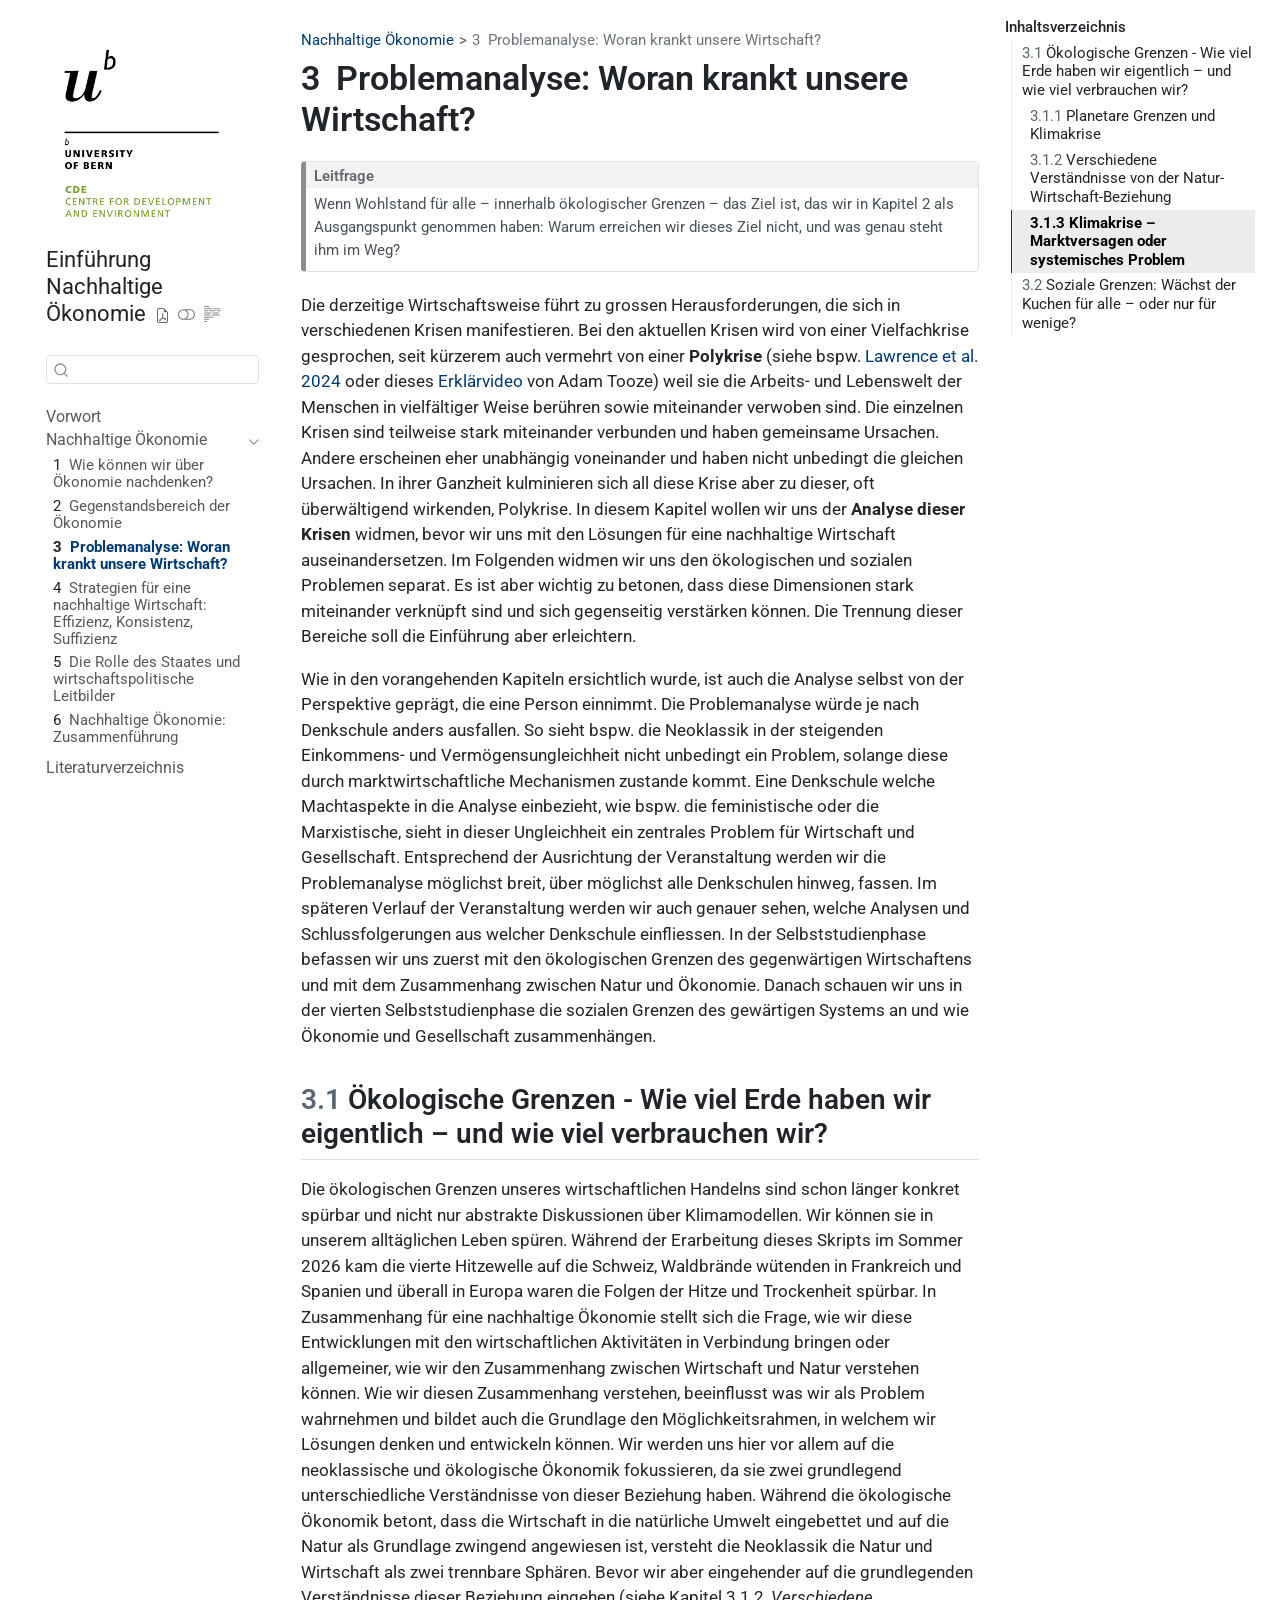
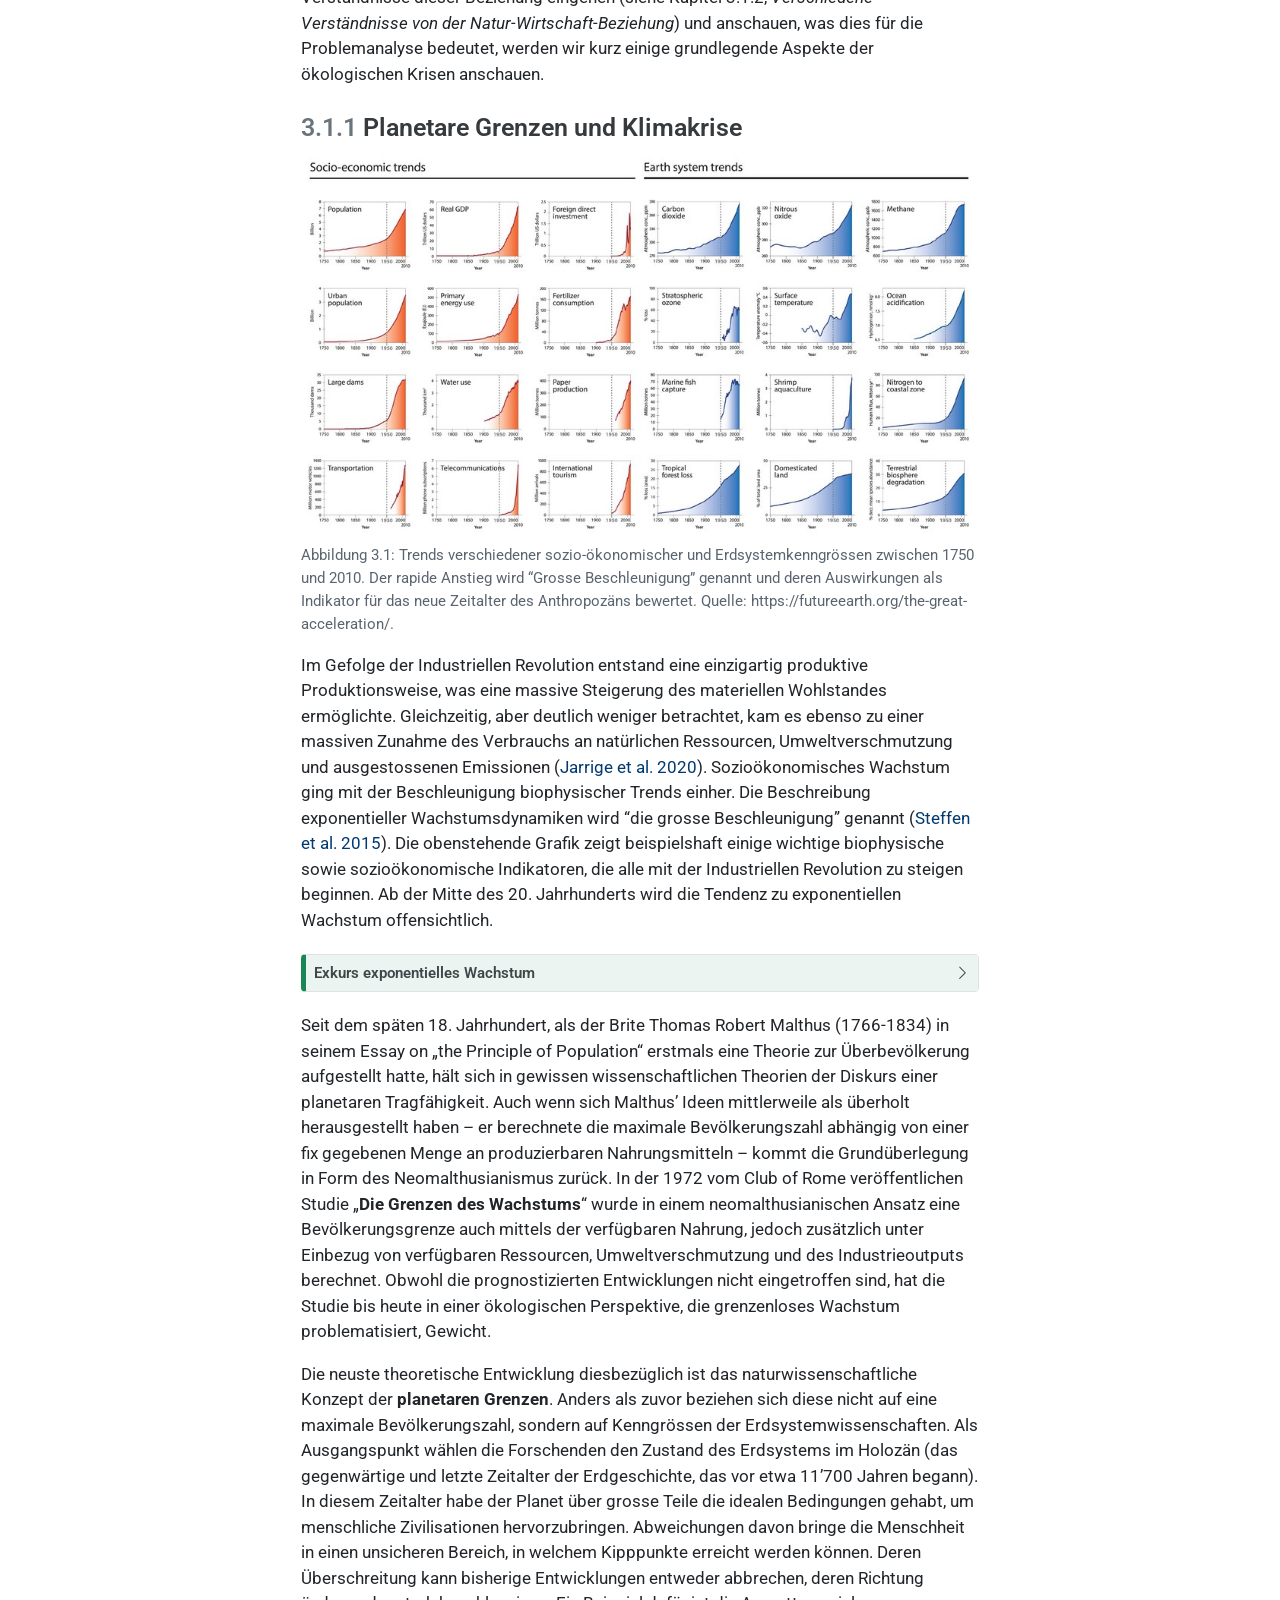
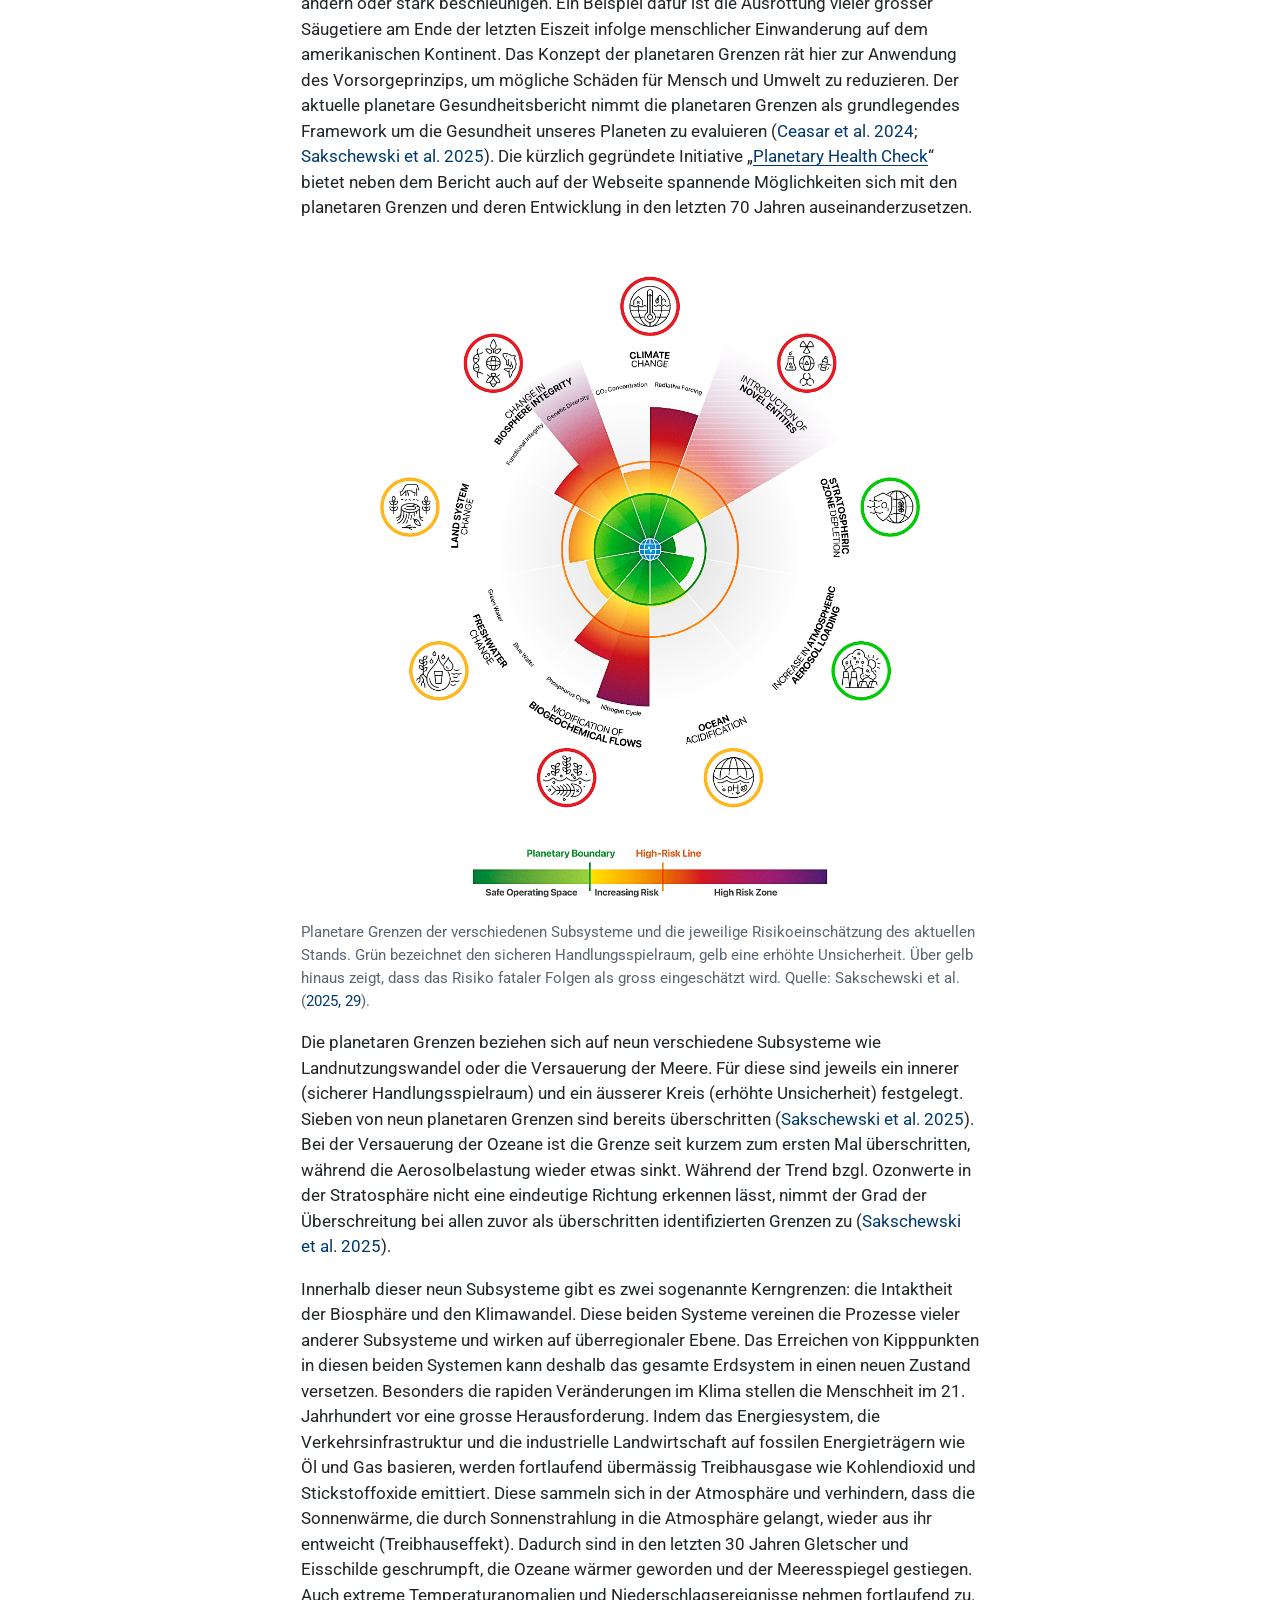
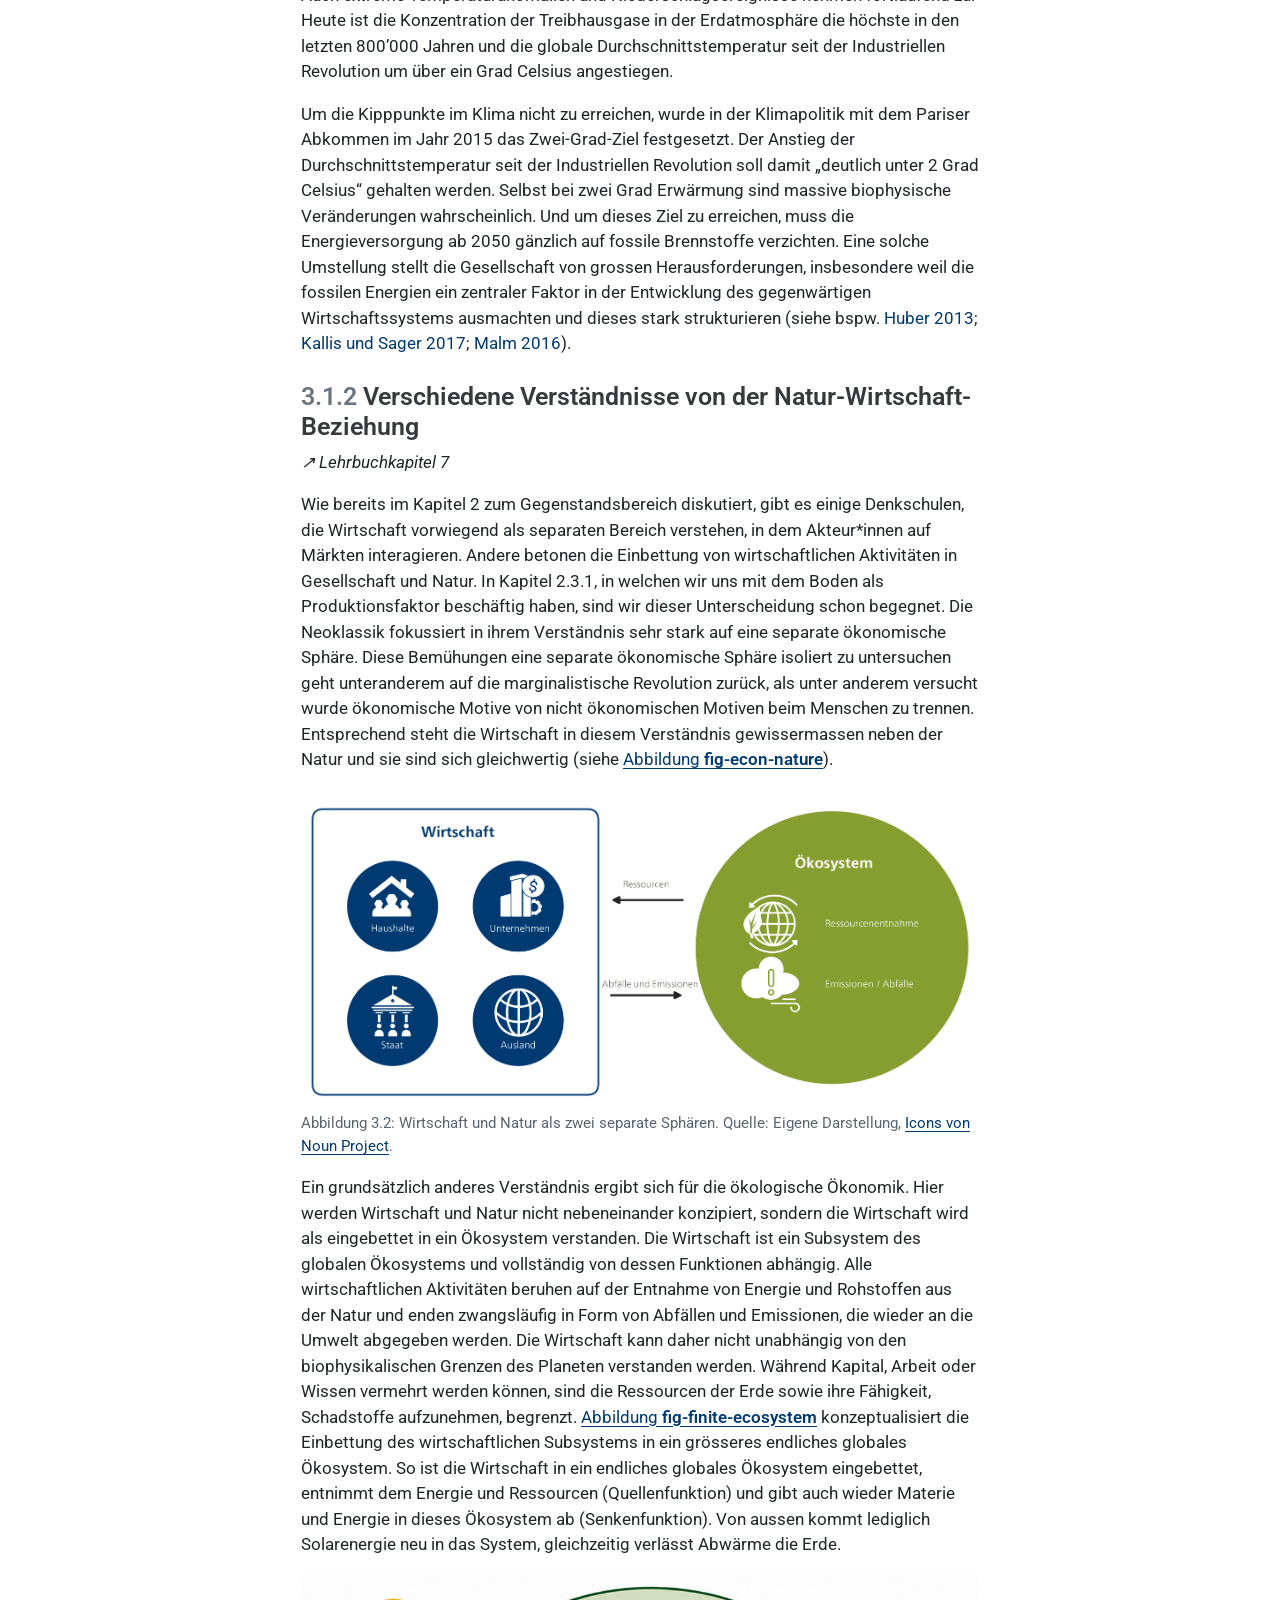
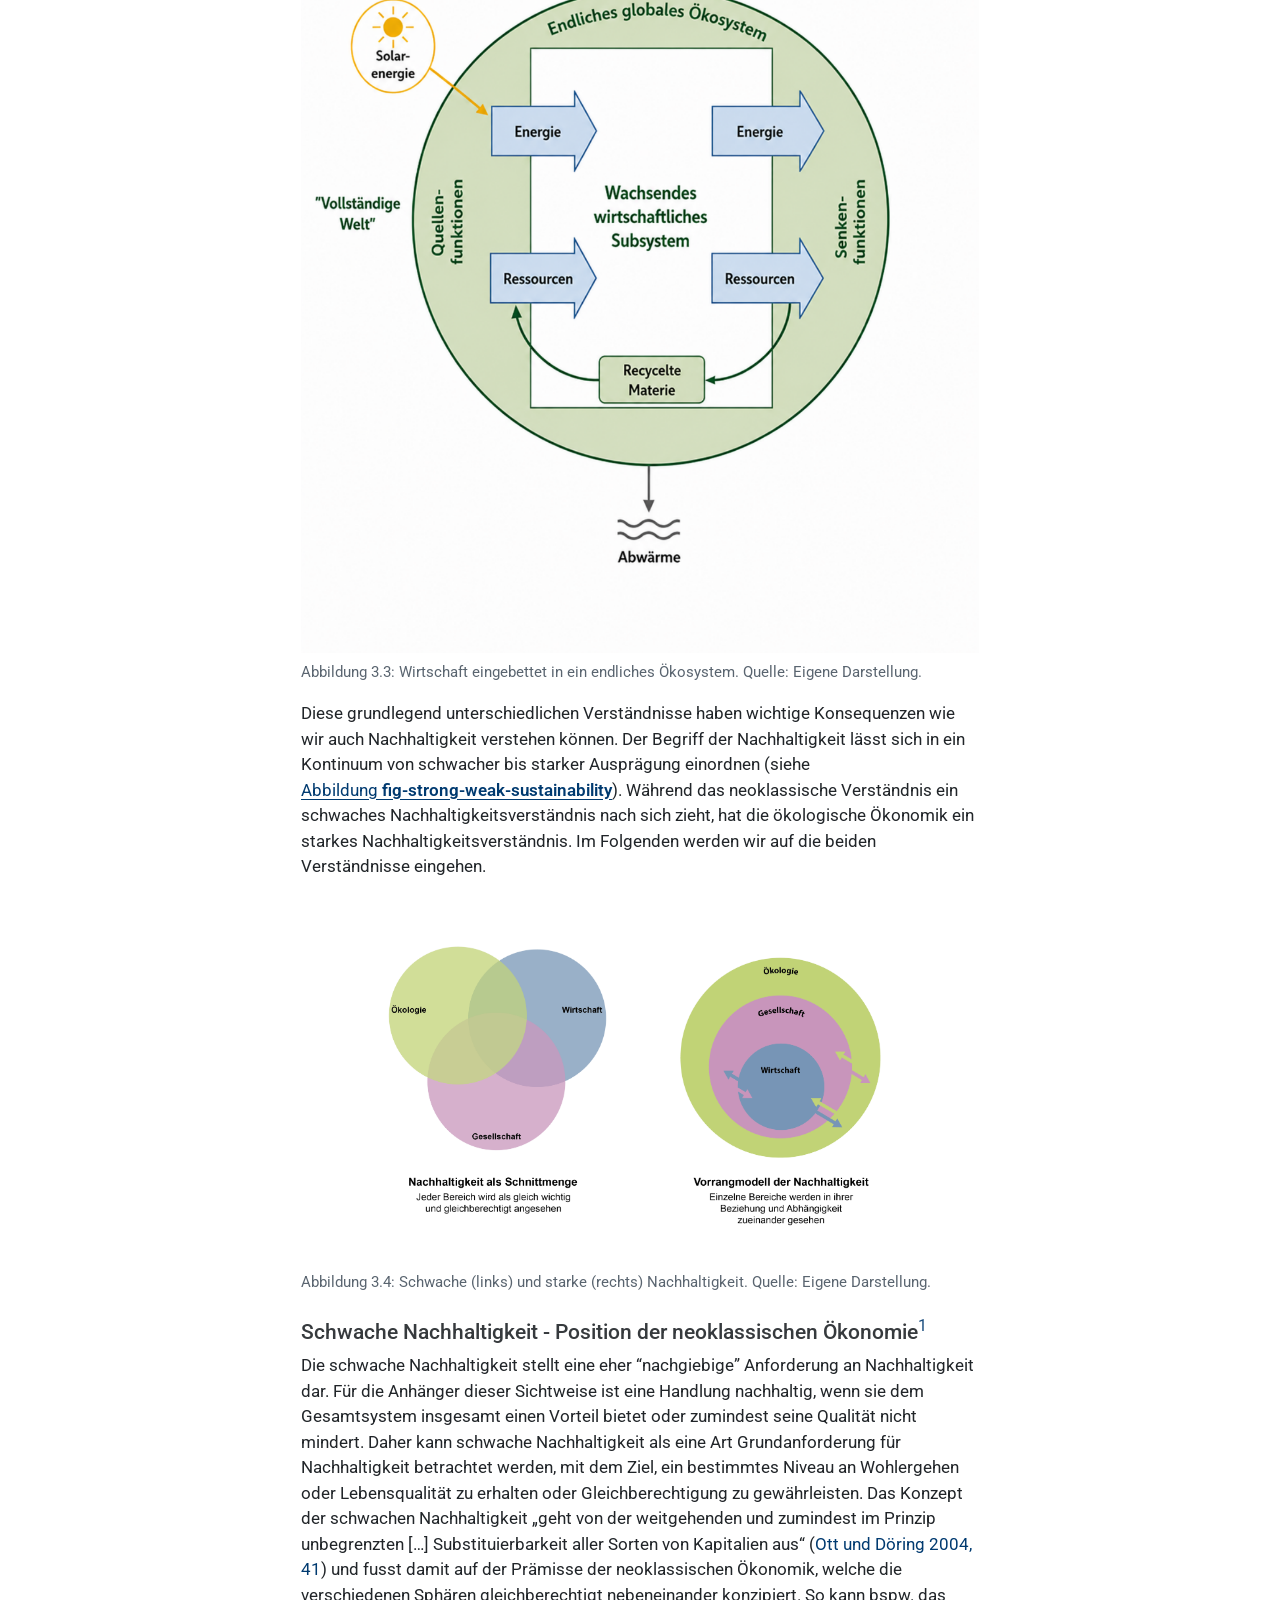
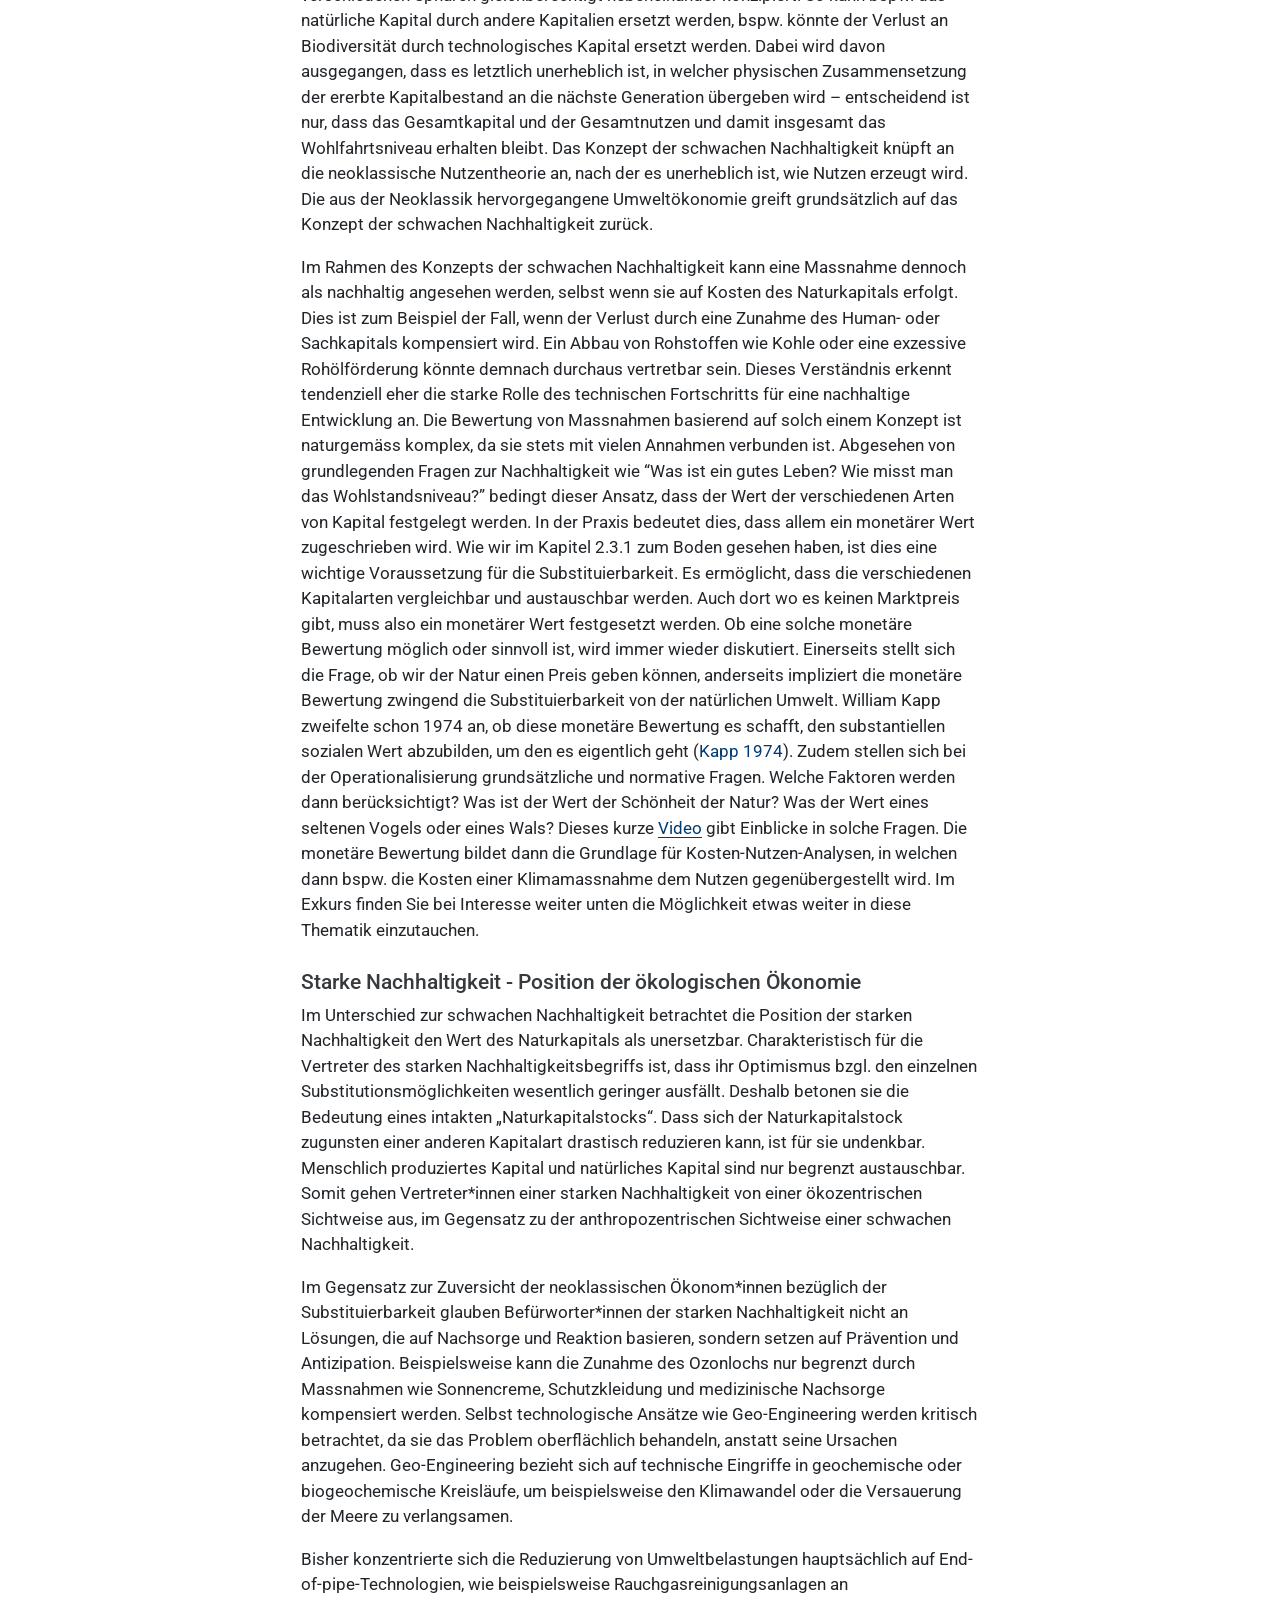
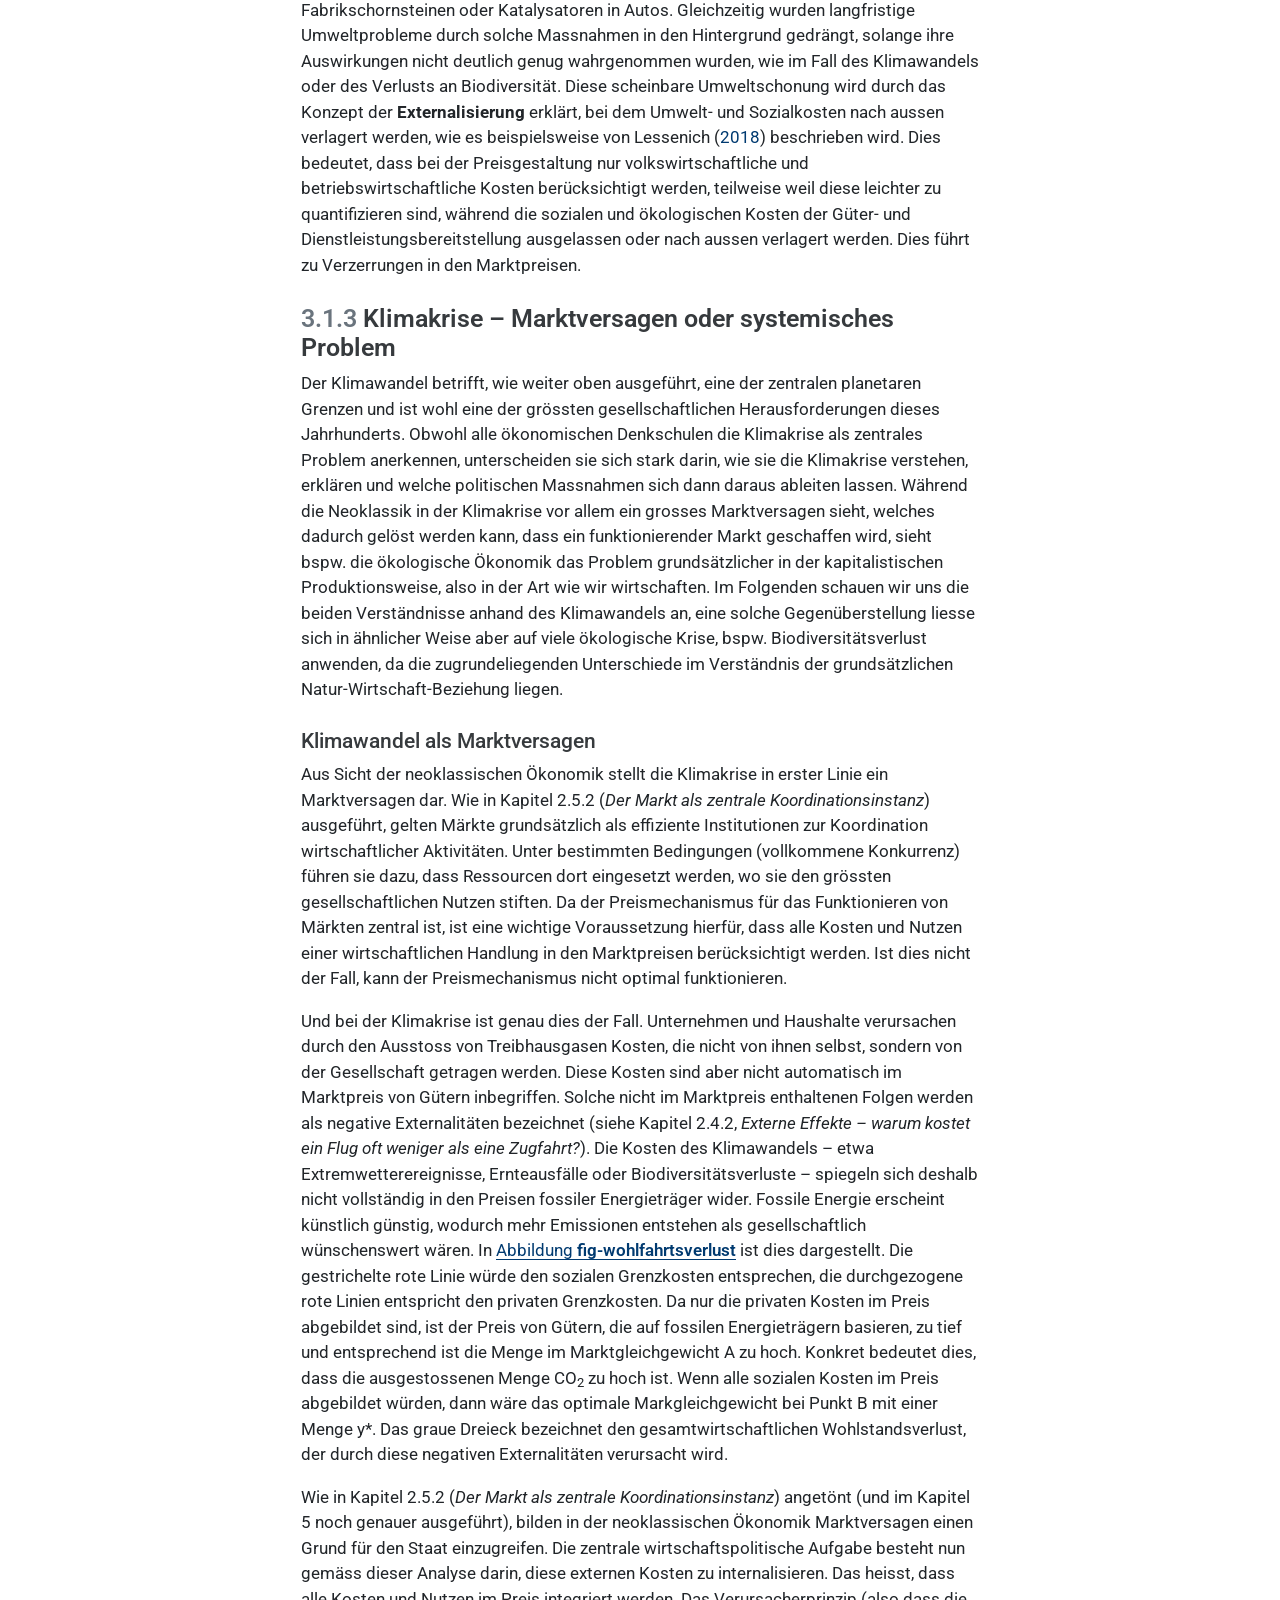
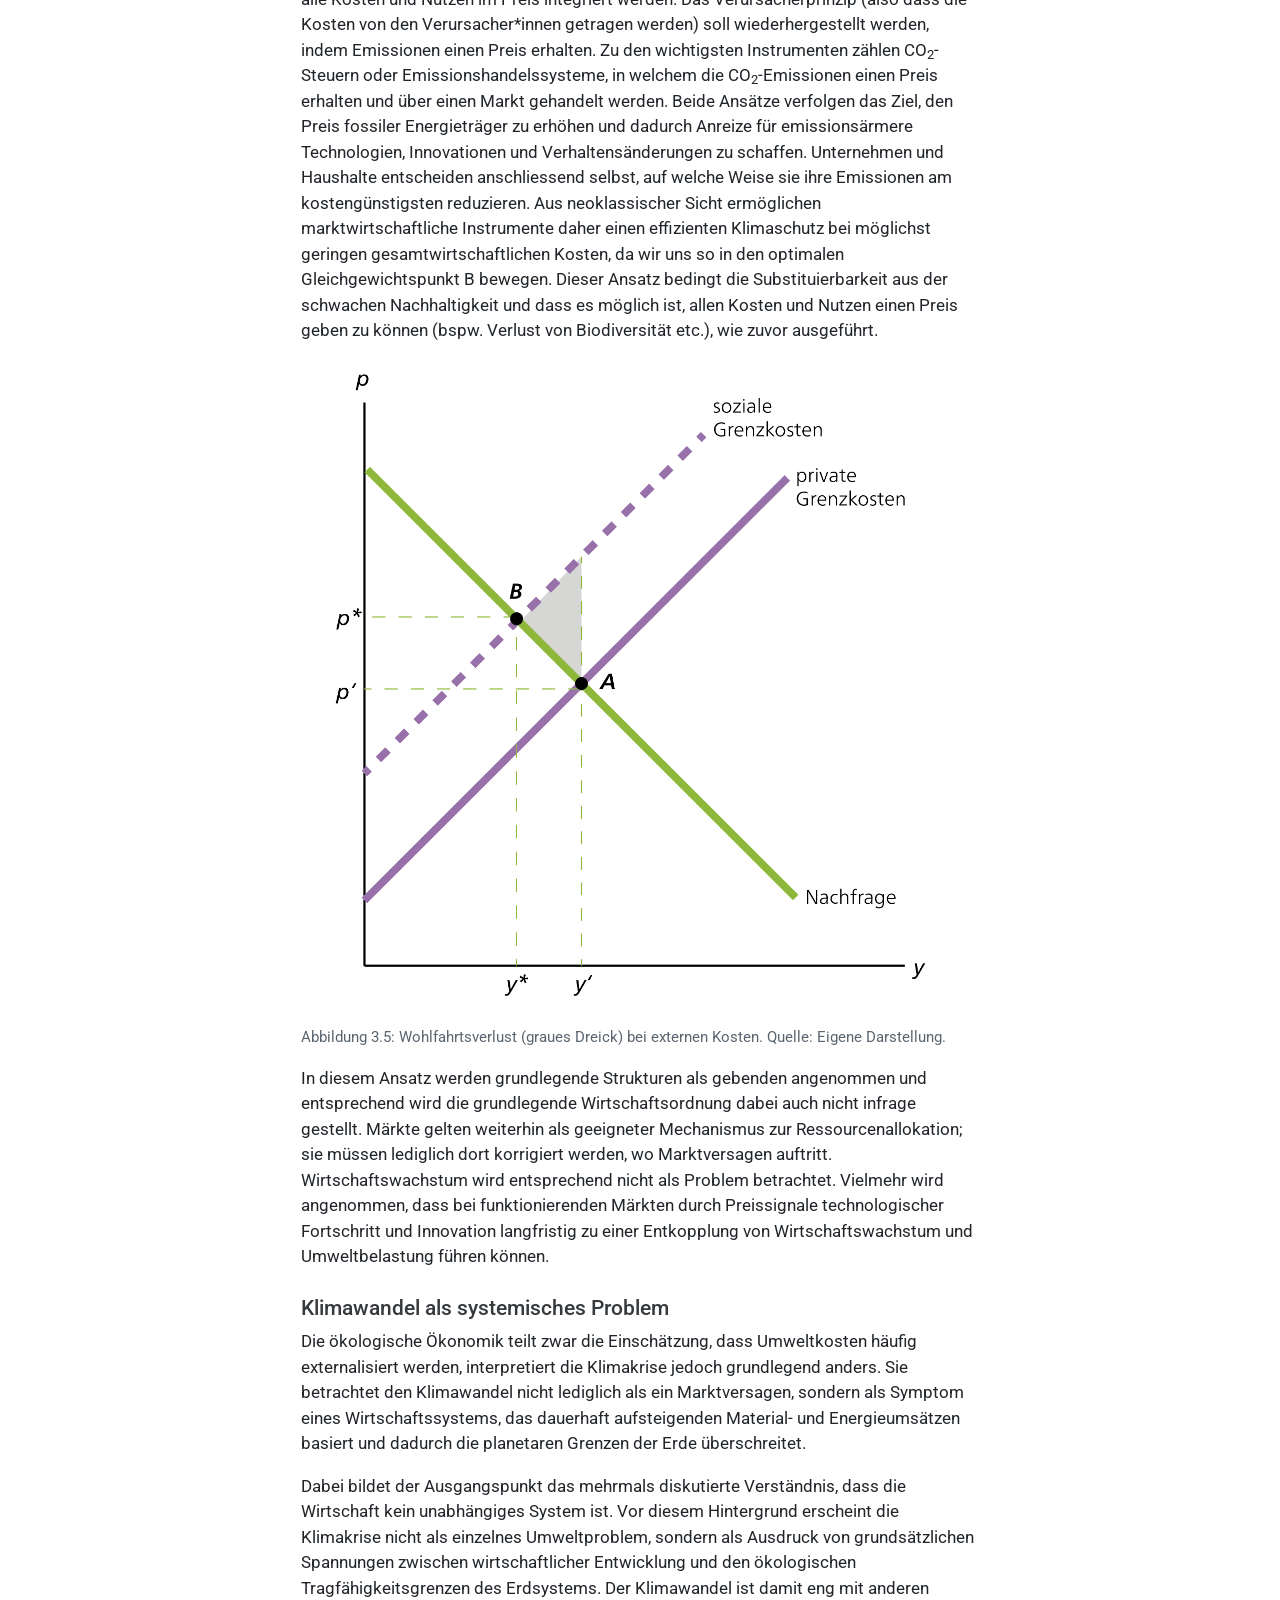
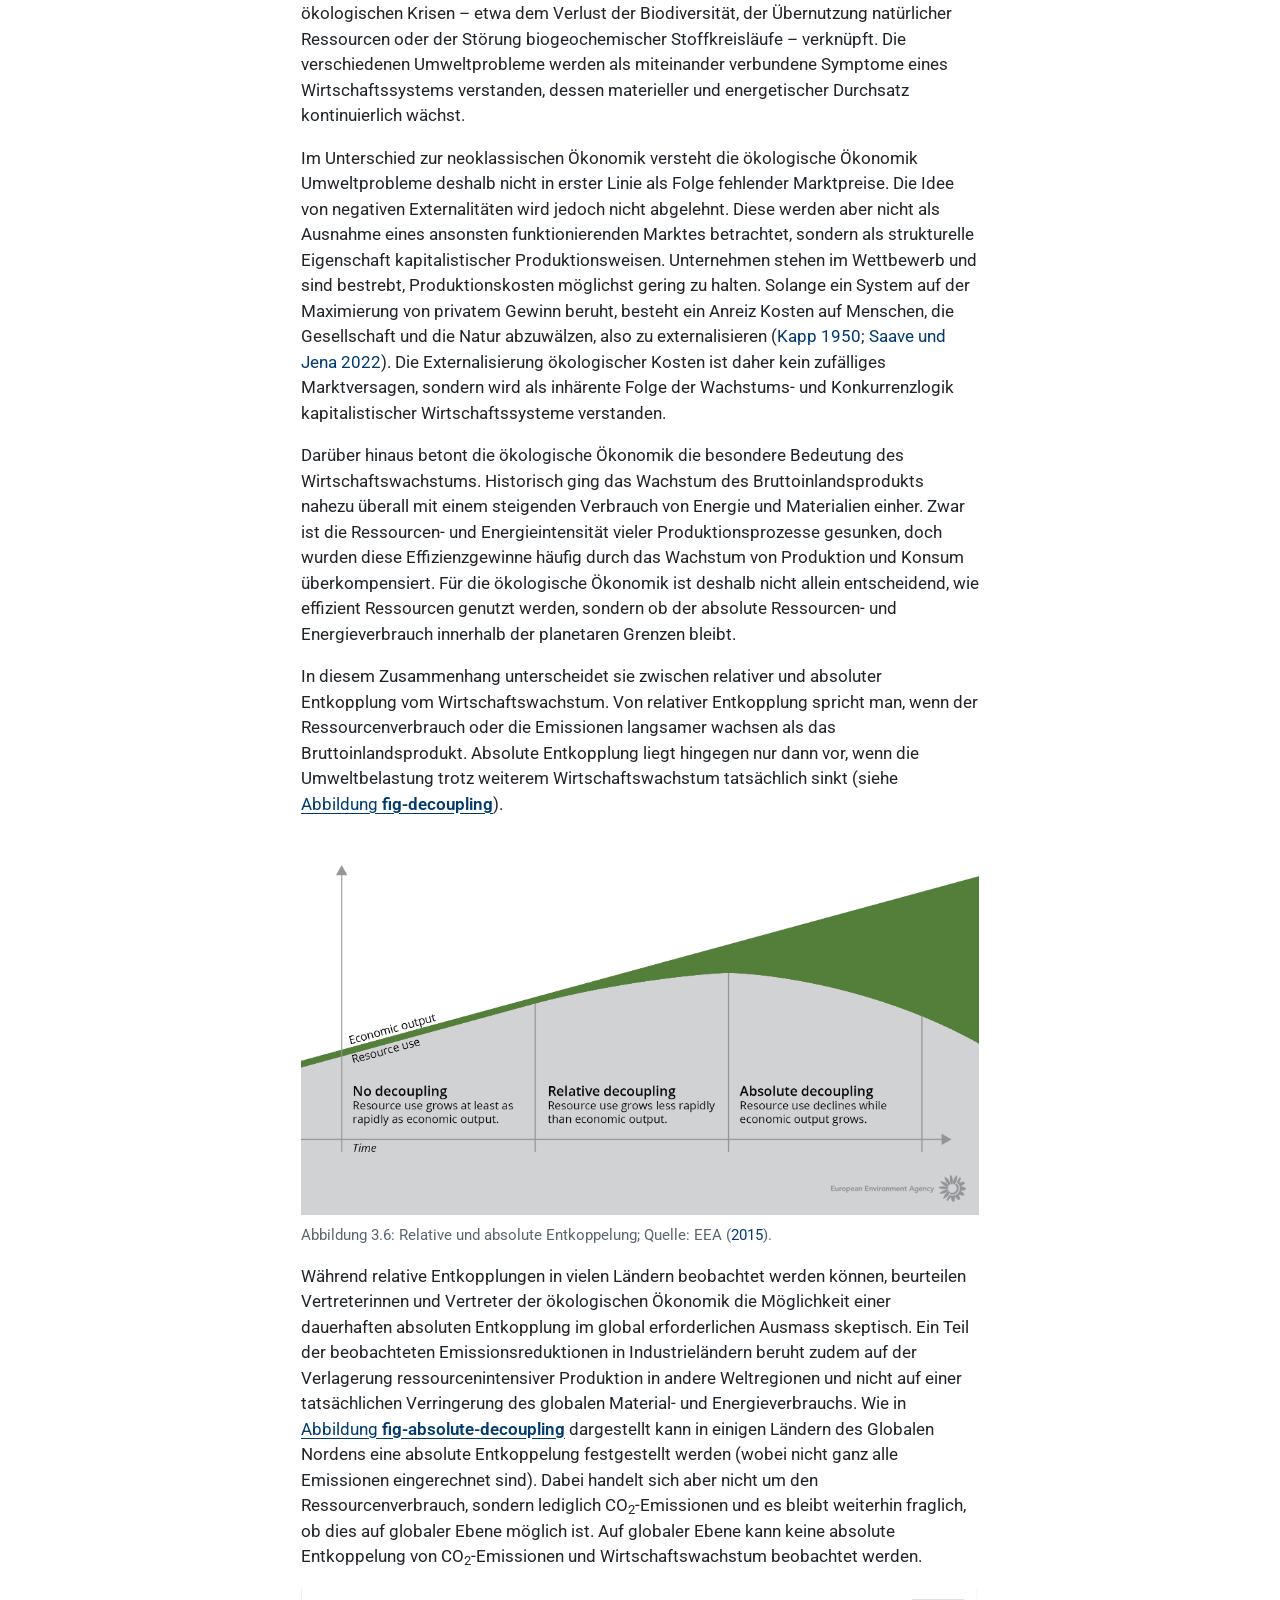
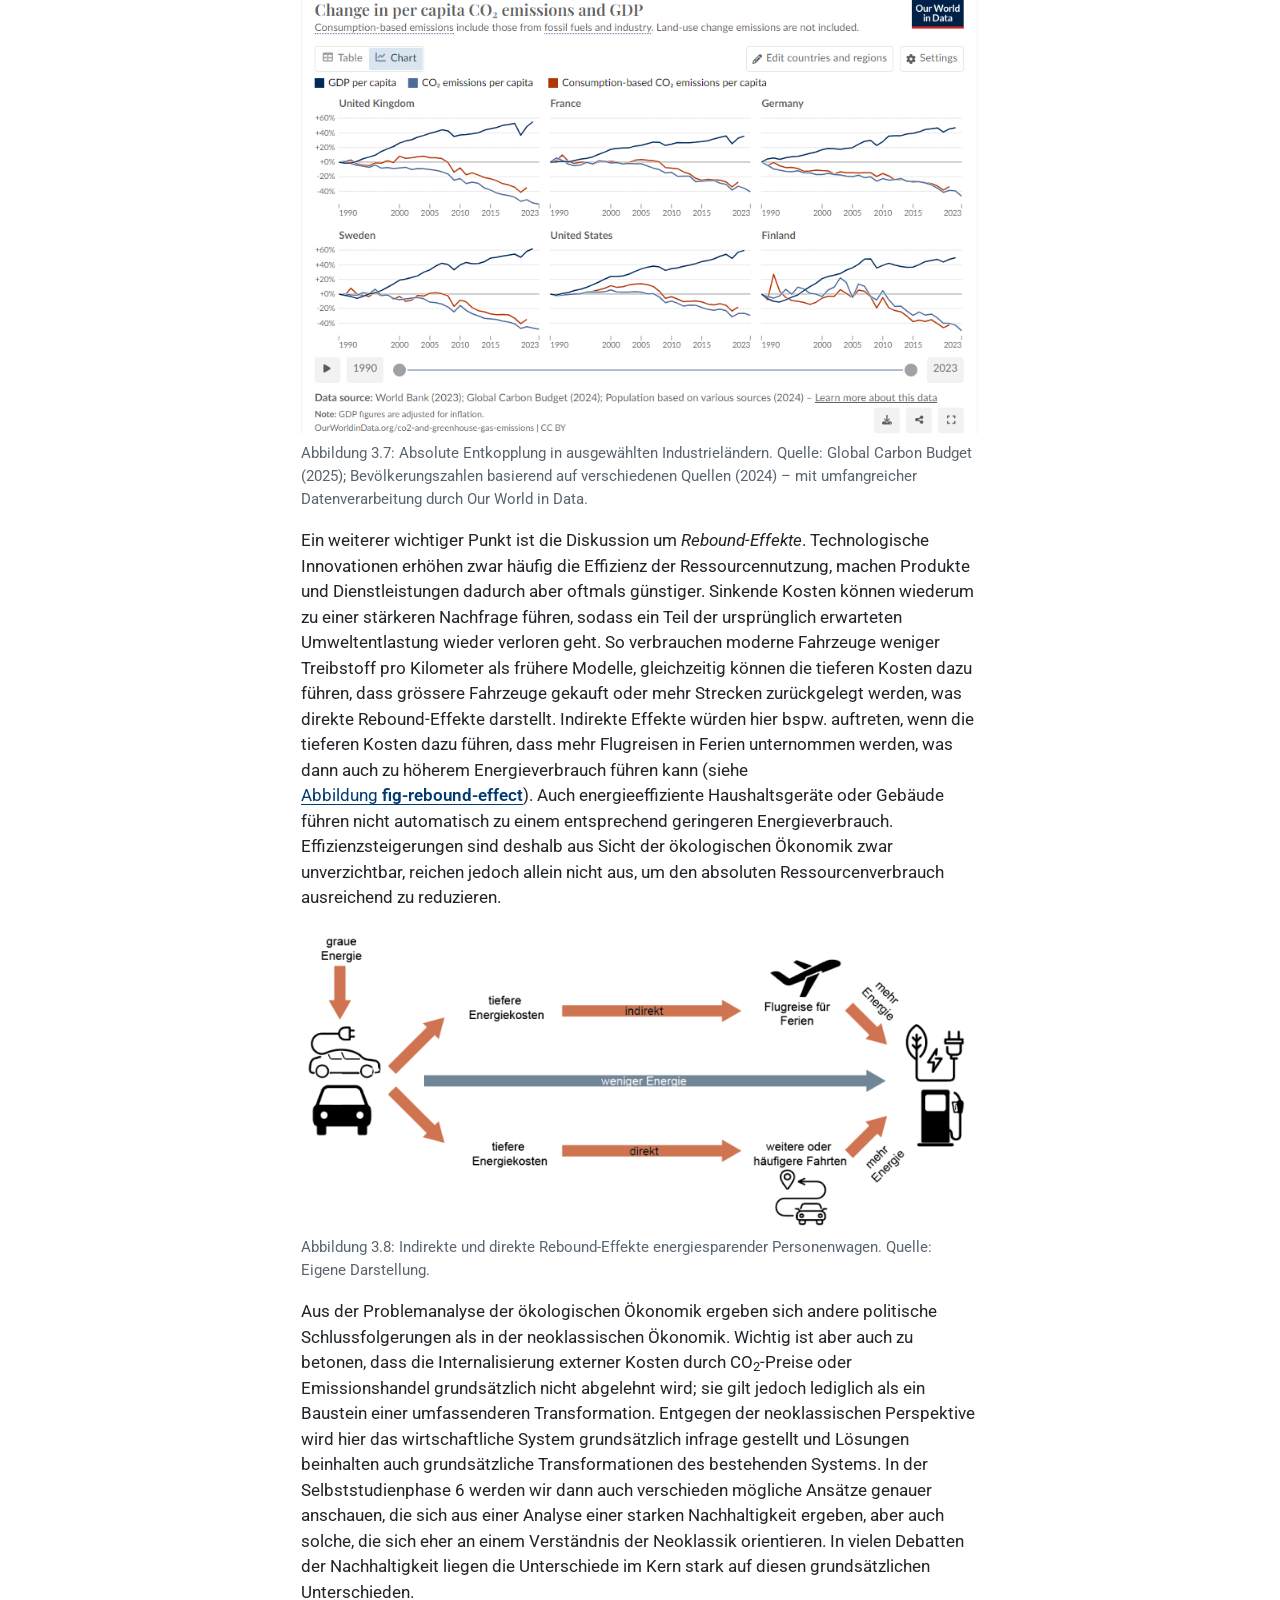
<file: 3_problemanalyse/3_intro.html>
<!DOCTYPE html>
<html xmlns="http://www.w3.org/1999/xhtml" lang="de-CH" xml:lang="de-CH"><head>

<meta charset="utf-8">
<meta name="generator" content="quarto-1.10.18">

<meta name="viewport" content="width=device-width, initial-scale=1.0, user-scalable=yes">


<title>3&nbsp; Problemanalyse: Woran krankt unsere Wirtschaft? – Einführung Nachhaltige Ökonomie</title>
<style>
/* Default styles provided by pandoc.
** See https://pandoc.org/MANUAL.html#variables-for-html for config info.
*/
span.smallcaps{font-variant: small-caps;}
div.columns{display: flex; gap: 1.5em;}
div.column{flex: auto;}
@media screen {
div.columns{gap: min(4vw, 1.5em);}
div.column{overflow-x: auto;}
}
div.hanging-indent{margin-left: 1.5em; text-indent: -1.5em;}
ul.task-list{list-style: none;}
ul.task-list li input[type="checkbox"] {
  width: 0.8em;
  margin: 0 0.8em 0.2em -1em; /* quarto-specific, see https://github.com/quarto-dev/quarto-cli/issues/4556 */ 
  vertical-align: middle;
}
/* CSS for citations */
div.csl-bib-body { }
div.csl-entry {
  clear: both;
}
.hanging-indent div.csl-entry {
  margin-left:2em;
  text-indent:-2em;
}
div.csl-left-margin {
  min-width:2em;
  float:left;
}
div.csl-right-inline {
  margin-left:2em;
  padding-left:1em;
}
div.csl-indent {
  margin-left: 2em;
}</style>


<script src="../site_libs/quarto-nav/quarto-nav.js"></script>
<script src="../site_libs/quarto-nav/headroom.min.js"></script>
<script src="../site_libs/clipboard/clipboard.min.js"></script>
<script src="../site_libs/quarto-search/autocomplete.umd.js"></script>
<script src="../site_libs/quarto-search/fuse.min.js"></script>
<script src="../site_libs/quarto-search/quarto-search.js"></script>
<meta name="quarto:offset" content="../">
<link href="../4_strategien/4_intro.html" rel="next">
<link href="../2_gegenstandsbereich/2_intro.html" rel="prev">
<link href="../images/cdelogo_e.png" rel="icon" type="image/png">
<script src="../site_libs/quarto-html/quarto.js" type="module"></script>
<script src="../site_libs/quarto-html/tabsets/tabsets.js" type="module"></script>
<script src="../site_libs/quarto-html/popper.min.js"></script>
<script src="../site_libs/quarto-html/tippy.umd.min.js"></script>
<script src="../site_libs/quarto-html/anchor.min.js"></script>
<link href="../site_libs/quarto-html/tippy.css" rel="stylesheet">
<link href="../site_libs/quarto-html/quarto-syntax-highlighting-64a204ab8560d761af7679ceaba22944.css" rel="stylesheet" class="quarto-color-scheme" id="quarto-text-highlighting-styles">
<link href="../site_libs/quarto-html/quarto-syntax-highlighting-dark-b85bc7c33db8c58e0ec93c3465666fed.css" rel="stylesheet" class="quarto-color-scheme quarto-color-alternate" id="quarto-text-highlighting-styles">
<link href="../site_libs/quarto-html/quarto-syntax-highlighting-64a204ab8560d761af7679ceaba22944.css" rel="stylesheet" class="quarto-color-scheme-extra" id="quarto-text-highlighting-styles">
<script src="../site_libs/bootstrap/bootstrap.min.js"></script>
<link href="../site_libs/bootstrap/bootstrap-icons.css" rel="stylesheet">
<link href="../site_libs/bootstrap/bootstrap-402df6278987b1c1cf6c287f8ba8e55b.min.css" rel="stylesheet" append-hash="true" class="quarto-color-scheme" id="quarto-bootstrap" data-mode="light">
<link href="../site_libs/bootstrap/bootstrap-dark-db150b37408ade8d98d47d3c9edab02a.min.css" rel="stylesheet" append-hash="true" class="quarto-color-scheme quarto-color-alternate" id="quarto-bootstrap" data-mode="dark">
<link href="../site_libs/bootstrap/bootstrap-402df6278987b1c1cf6c287f8ba8e55b.min.css" rel="stylesheet" append-hash="true" class="quarto-color-scheme-extra" id="quarto-bootstrap" data-mode="light">
<script src="../site_libs/quarto-contrib/glightbox/glightbox.min.js"></script>
<link href="../site_libs/quarto-contrib/glightbox/glightbox.min.css" rel="stylesheet">
<link href="../site_libs/quarto-contrib/glightbox/lightbox.css" rel="stylesheet">
<script id="quarto-search-options" type="application/json">{
  "location": "sidebar",
  "copy-button": false,
  "collapse-after": 3,
  "panel-placement": "start",
  "type": "textbox",
  "limit": 50,
  "keyboard-shortcut": [
    "f",
    "/",
    "s"
  ],
  "show-item-context": false,
  "language": {
    "search-no-results-text": "Keine Treffer",
    "search-matching-documents-text": "Treffer",
    "search-copy-link-title": "Link in die Suche kopieren",
    "search-hide-matches-text": "Zusätzliche Treffer verbergen",
    "search-more-match-text": "weitere Treffer in diesem Dokument",
    "search-more-matches-text": "weitere Treffer in diesem Dokument",
    "search-clear-button-title": "Zurücksetzen",
    "search-text-placeholder": "",
    "search-detached-cancel-button-title": "Abbrechen",
    "search-submit-button-title": "Abschicken",
    "search-label": "Suchen"
  }
}</script>
<script src="../site_libs/kePrint-0.0.1/kePrint.js"></script>

<link href="../site_libs/lightable-0.0.1/lightable.css" rel="stylesheet">

<link rel="preconnect" href="https://fonts.googleapis.com">
<link rel="preconnect" href="https://fonts.gstatic.com" crossorigin="">
<link href="https://fonts.googleapis.com/css2?family=Roboto:ital,wght@0,400;0,700;1,400;1,700&amp;family=Fira+Code:wght@400;500&amp;display=swap" rel="stylesheet">


<link rel="stylesheet" href="../webex.css">
</head>

<body class="nav-sidebar floating quarto-light"><script id="quarto-html-before-body" type="application/javascript">
    const toggleBodyColorMode = (bsSheetEl) => {
      const mode = bsSheetEl.getAttribute("data-mode");
      const bodyEl = window.document.querySelector("body");
      if (mode === "dark") {
        bodyEl.classList.add("quarto-dark");
        bodyEl.classList.remove("quarto-light");
      } else {
        bodyEl.classList.add("quarto-light");
        bodyEl.classList.remove("quarto-dark");
      }
    }
    const toggleBodyColorPrimary = () => {
      const bsSheetEl = window.document.querySelector("link#quarto-bootstrap:not([rel=disabled-stylesheet])");
      if (bsSheetEl) {
        toggleBodyColorMode(bsSheetEl);
      }
    }
    const setColorSchemeToggle = (alternate) => {
      const toggles = window.document.querySelectorAll('.quarto-color-scheme-toggle');
      for (let i=0; i < toggles.length; i++) {
        const toggle = toggles[i];
        if (toggle) {
          if (alternate) {
            toggle.classList.add("alternate");
          } else {
            toggle.classList.remove("alternate");
          }
        }
      }
    };
    const toggleColorMode = (alternate) => {
      // Switch the stylesheets
      const primaryStylesheets = window.document.querySelectorAll('link.quarto-color-scheme:not(.quarto-color-alternate)');
      const alternateStylesheets = window.document.querySelectorAll('link.quarto-color-scheme.quarto-color-alternate');
      manageTransitions('#quarto-margin-sidebar .nav-link', false);
      if (alternate) {
        // note: dark is layered on light, we don't disable primary!
        enableStylesheet(alternateStylesheets);
        for (const sheetNode of alternateStylesheets) {
          if (sheetNode.id === "quarto-bootstrap") {
            toggleBodyColorMode(sheetNode);
          }
        }
      } else {
        disableStylesheet(alternateStylesheets);
        enableStylesheet(primaryStylesheets)
        toggleBodyColorPrimary();
      }
      manageTransitions('#quarto-margin-sidebar .nav-link', true);
      // Switch the toggles
      setColorSchemeToggle(alternate)
      // Hack to workaround the fact that safari doesn't
      // properly recolor the scrollbar when toggling (#1455)
      if (navigator.userAgent.indexOf('Safari') > 0 && navigator.userAgent.indexOf('Chrome') == -1) {
        manageTransitions("body", false);
        window.scrollTo(0, 1);
        setTimeout(() => {
          window.scrollTo(0, 0);
          manageTransitions("body", true);
        }, 40);
      }
    }
    const disableStylesheet = (stylesheets) => {
      for (let i=0; i < stylesheets.length; i++) {
        const stylesheet = stylesheets[i];
        stylesheet.rel = 'disabled-stylesheet';
      }
    }
    const enableStylesheet = (stylesheets) => {
      for (let i=0; i < stylesheets.length; i++) {
        const stylesheet = stylesheets[i];
        if(stylesheet.rel !== 'stylesheet') { // for Chrome, which will still FOUC without this check
          stylesheet.rel = 'stylesheet';
        }
      }
    }
    const manageTransitions = (selector, allowTransitions) => {
      const els = window.document.querySelectorAll(selector);
      for (let i=0; i < els.length; i++) {
        const el = els[i];
        if (allowTransitions) {
          el.classList.remove('notransition');
        } else {
          el.classList.add('notransition');
        }
      }
    }
    const isFileUrl = () => {
      return window.location.protocol === 'file:';
    }
    const hasAlternateSentinel = () => {
      let styleSentinel = getColorSchemeSentinel();
      if (styleSentinel !== null) {
        return styleSentinel === "alternate";
      } else {
        return false;
      }
    }
    const setStyleSentinel = (alternate) => {
      const value = alternate ? "alternate" : "default";
      if (!isFileUrl()) {
        window.localStorage.setItem("quarto-color-scheme", value);
      } else {
        localAlternateSentinel = value;
      }
    }
    const getColorSchemeSentinel = () => {
      if (!isFileUrl()) {
        const storageValue = window.localStorage.getItem("quarto-color-scheme");
        return storageValue != null ? storageValue : localAlternateSentinel;
      } else {
        return localAlternateSentinel;
      }
    }
    const toggleGiscusIfUsed = (isAlternate, darkModeDefault) => {
      const baseTheme = document.querySelector('#giscus-base-theme')?.value ?? 'light';
      const alternateTheme = document.querySelector('#giscus-alt-theme')?.value ?? 'dark';
      let newTheme = '';
      if(authorPrefersDark) {
        newTheme = isAlternate ? baseTheme : alternateTheme;
      } else {
        newTheme = isAlternate ? alternateTheme : baseTheme;
      }
      const changeGiscusTheme = () => {
        // From: https://github.com/giscus/giscus/issues/336
        const sendMessage = (message) => {
          const iframe = document.querySelector('iframe.giscus-frame');
          if (!iframe) return;
          iframe.contentWindow.postMessage({ giscus: message }, 'https://giscus.app');
        }
        sendMessage({
          setConfig: {
            theme: newTheme
          }
        });
      }
      const isGiscussLoaded = window.document.querySelector('iframe.giscus-frame') !== null;
      if (isGiscussLoaded) {
        changeGiscusTheme();
      }
    };
    const authorPrefersDark = false;
    const darkModeDefault = authorPrefersDark;
      document.querySelector('link#quarto-text-highlighting-styles.quarto-color-scheme-extra').rel = 'disabled-stylesheet';
      document.querySelector('link#quarto-bootstrap.quarto-color-scheme-extra').rel = 'disabled-stylesheet';
    let localAlternateSentinel = darkModeDefault ? 'alternate' : 'default';
    // Dark / light mode switch
    window.quartoToggleColorScheme = () => {
      // Read the current dark / light value
      let toAlternate = !hasAlternateSentinel();
      toggleColorMode(toAlternate);
      setStyleSentinel(toAlternate);
      toggleGiscusIfUsed(toAlternate, darkModeDefault);
      window.dispatchEvent(new Event('resize'));
    };
    // Switch to dark mode if need be
    if (hasAlternateSentinel()) {
      toggleColorMode(true);
    } else {
      toggleColorMode(false);
    }
  </script>

<div id="quarto-search-results"></div>
  <header id="quarto-header" class="headroom fixed-top">
  <nav class="quarto-secondary-nav">
    <div class="container-fluid d-flex">
      <button type="button" class="quarto-btn-toggle btn" data-bs-toggle="collapse" role="button" data-bs-target=".quarto-sidebar-collapse-item" aria-controls="quarto-sidebar" aria-expanded="false" aria-label="Seitenleiste umschalten" onclick="if (window.quartoToggleHeadroom) { window.quartoToggleHeadroom(); }">
        <i class="bi bi-layout-text-sidebar-reverse"></i>
      </button>
        <nav class="quarto-page-breadcrumbs" aria-label="breadcrumb"><ol class="breadcrumb"><li class="breadcrumb-item"><a href="../1_oekonomie-denken/1_intro.html">Nachhaltige Ökonomie</a></li><li class="breadcrumb-item"><a href="3_intro.html"><span class="chapter-number">3</span>&nbsp; <span class="chapter-title">Problemanalyse: Woran krankt unsere Wirtschaft?</span></a></li></ol></nav>
        <a class="flex-grow-1" role="navigation" data-bs-toggle="collapse" data-bs-target=".quarto-sidebar-collapse-item" aria-controls="quarto-sidebar" aria-expanded="false" aria-label="Seitenleiste umschalten" onclick="if (window.quartoToggleHeadroom) { window.quartoToggleHeadroom(); }">      
        </a>
      <button type="button" class="btn quarto-search-button" aria-label="Suchen" onclick="window.quartoOpenSearch();">
        <i class="bi bi-search"></i>
      </button>
    </div>
  </nav>
</header>
<!-- content -->
<div id="quarto-content" class="quarto-container page-columns page-rows-contents page-layout-article">
<!-- sidebar -->
  <nav id="quarto-sidebar" class="sidebar collapse collapse-horizontal quarto-sidebar-collapse-item sidebar-navigation floating overflow-auto">
    <div class="pt-lg-2 mt-2 text-left sidebar-header sidebar-header-stacked">
      <a href="../index.html" class="sidebar-logo-link">
      <img src="../images/cdelogo_e.png" alt="" class="sidebar-logo light-content py-0 d-lg-inline d-none">
      <img src="../images/cdelogo_e.png" alt="" class="sidebar-logo dark-content py-0 d-lg-inline d-none">
      </a>
    <div class="sidebar-title mb-0 py-0">
      <a href="../../Nachhaltig-Wirtschaften">Einführung Nachhaltige Ökonomie</a> 
        <div class="sidebar-tools-main tools-wide">
    <a href="https://github.com/CDEteaching/Nachhaltig-Wirtschaften/blob/main/pdf/NachhaltigWirtschaften.pdf" title="Kursskript (PDF)" class="quarto-navigation-tool px-1" aria-label="Kursskript (PDF)"><i class="bi bi-file-earmark-pdf"></i></a>
  <a href="" class="quarto-color-scheme-toggle quarto-navigation-tool  px-1" onclick="window.quartoToggleColorScheme(); return false;" title="Dunkelmodus umschalten"><i class="bi"></i></a>
  <a href="" class="quarto-reader-toggle quarto-navigation-tool px-1" onclick="window.quartoToggleReader(); return false;" title="Lesemodus umschalten">
  <div class="quarto-reader-toggle-btn">
  <i class="bi"></i>
  </div>
</a>
</div>
    </div>
      </div>
        <div class="mt-2 flex-shrink-0 align-items-center">
        <div class="sidebar-search">
        <div id="quarto-search" class="" title="Suchen"></div>
        </div>
        </div>
    <div class="sidebar-menu-container"> 
    <ul class="list-unstyled mt-1">
        <li class="sidebar-item">
  <div class="sidebar-item-container"> 
  <a href="../index.html" class="sidebar-item-text sidebar-link">
 <span class="menu-text">Vorwort</span></a>
  </div>
</li>
        <li class="sidebar-item sidebar-item-section">
      <div class="sidebar-item-container"> 
            <a class="sidebar-item-text sidebar-link text-start" data-bs-toggle="collapse" data-bs-target="#quarto-sidebar-section-1" role="navigation" aria-expanded="true">
 <span class="menu-text">Nachhaltige Ökonomie</span></a>
          <a class="sidebar-item-toggle text-start" data-bs-toggle="collapse" data-bs-target="#quarto-sidebar-section-1" role="navigation" aria-expanded="true" aria-label="Abschnitt umschalten">
            <i class="bi bi-chevron-right ms-2"></i>
          </a> 
      </div>
      <ul id="quarto-sidebar-section-1" class="collapse list-unstyled sidebar-section depth1 show">  
          <li class="sidebar-item">
  <div class="sidebar-item-container"> 
  <a href="../1_oekonomie-denken/1_intro.html" class="sidebar-item-text sidebar-link">
 <span class="menu-text"><span class="chapter-number">1</span>&nbsp; <span class="chapter-title">Wie können wir über Ökonomie nachdenken?</span></span></a>
  </div>
</li>
          <li class="sidebar-item">
  <div class="sidebar-item-container"> 
  <a href="../2_gegenstandsbereich/2_intro.html" class="sidebar-item-text sidebar-link">
 <span class="menu-text"><span class="chapter-number">2</span>&nbsp; <span class="chapter-title">Gegenstandsbereich der Ökonomie</span></span></a>
  </div>
</li>
          <li class="sidebar-item">
  <div class="sidebar-item-container"> 
  <a href="3_intro.html" class="sidebar-item-text sidebar-link active">
 <span class="menu-text"><span class="chapter-number">3</span>&nbsp; <span class="chapter-title">Problemanalyse: Woran krankt unsere Wirtschaft?</span></span></a>
  </div>
</li>
          <li class="sidebar-item">
  <div class="sidebar-item-container"> 
  <a href="../4_strategien/4_intro.html" class="sidebar-item-text sidebar-link">
 <span class="menu-text"><span class="chapter-number">4</span>&nbsp; <span class="chapter-title">Strategien für eine nachhaltige Wirtschaft: Effizienz, Konsistenz, Suffizienz</span></span></a>
  </div>
</li>
          <li class="sidebar-item">
  <div class="sidebar-item-container"> 
  <a href="../5_staat-leitbilder/5_intro.html" class="sidebar-item-text sidebar-link">
 <span class="menu-text"><span class="chapter-number">5</span>&nbsp; <span class="chapter-title">Die Rolle des Staates und wirtschaftspolitische Leitbilder</span></span></a>
  </div>
</li>
          <li class="sidebar-item">
  <div class="sidebar-item-container"> 
  <a href="../6_zusammenfuehrung/6_intro.html" class="sidebar-item-text sidebar-link">
 <span class="menu-text"><span class="chapter-number">6</span>&nbsp; <span class="chapter-title">Nachhaltige Ökonomie: Zusammenführung</span></span></a>
  </div>
</li>
      </ul>
  </li>
        <li class="sidebar-item">
  <div class="sidebar-item-container"> 
  <a href="../docs/references.html" class="sidebar-item-text sidebar-link">
 <span class="menu-text">Literaturverzeichnis</span></a>
  </div>
</li>
    </ul>
    </div>
</nav>
<div id="quarto-sidebar-glass" class="quarto-sidebar-collapse-item" data-bs-toggle="collapse" data-bs-target=".quarto-sidebar-collapse-item"></div>
<!-- margin-sidebar -->
    <div id="quarto-margin-sidebar" class="sidebar margin-sidebar">
        <nav id="TOC" role="doc-toc" class="toc-active">
    <h2 id="toc-title">Inhaltsverzeichnis</h2>
   
  <ul>
  <li><a href="#ökologische-grenzen---wie-viel-erde-haben-wir-eigentlich-und-wie-viel-verbrauchen-wir" id="toc-ökologische-grenzen---wie-viel-erde-haben-wir-eigentlich-und-wie-viel-verbrauchen-wir" class="nav-link active" data-scroll-target="#ökologische-grenzen---wie-viel-erde-haben-wir-eigentlich-und-wie-viel-verbrauchen-wir"><span class="header-section-number">3.1</span> Ökologische Grenzen - Wie viel Erde haben wir eigentlich – und wie viel verbrauchen wir?</a>
  <ul class="collapse">
  <li><a href="#planetare-grenzen-und-klimakrise" id="toc-planetare-grenzen-und-klimakrise" class="nav-link" data-scroll-target="#planetare-grenzen-und-klimakrise"><span class="header-section-number">3.1.1</span> Planetare Grenzen und Klimakrise</a></li>
  <li><a href="#verschiedene-verständnisse-von-der-natur-wirtschaft-beziehung" id="toc-verschiedene-verständnisse-von-der-natur-wirtschaft-beziehung" class="nav-link" data-scroll-target="#verschiedene-verständnisse-von-der-natur-wirtschaft-beziehung"><span class="header-section-number">3.1.2</span> Verschiedene Verständnisse von der Natur-Wirtschaft-Beziehung</a></li>
  <li><a href="#klimakrise-marktversagen-oder-systemisches-problem" id="toc-klimakrise-marktversagen-oder-systemisches-problem" class="nav-link" data-scroll-target="#klimakrise-marktversagen-oder-systemisches-problem"><span class="header-section-number">3.1.3</span> Klimakrise – Marktversagen oder systemisches Problem</a></li>
  </ul></li>
  <li><a href="#soziale-grenzen-wächst-der-kuchen-für-alle-oder-nur-für-wenige" id="toc-soziale-grenzen-wächst-der-kuchen-für-alle-oder-nur-für-wenige" class="nav-link" data-scroll-target="#soziale-grenzen-wächst-der-kuchen-für-alle-oder-nur-für-wenige"><span class="header-section-number">3.2</span> Soziale Grenzen: Wächst der Kuchen für alle – oder nur für wenige?</a>
  <ul class="collapse">
  <li><a href="#soziale-grenzen-im-21.-jahrhundert" id="toc-soziale-grenzen-im-21.-jahrhundert" class="nav-link" data-scroll-target="#soziale-grenzen-im-21.-jahrhundert"><span class="header-section-number">3.2.1</span> Soziale Grenzen im 21. Jahrhundert</a></li>
  <li><a href="#gerechtigkeit-und-ungleichheit" id="toc-gerechtigkeit-und-ungleichheit" class="nav-link" data-scroll-target="#gerechtigkeit-und-ungleichheit"><span class="header-section-number">3.2.2</span> Gerechtigkeit und Ungleichheit</a></li>
  <li><a href="#arten-und-ursachen-von-ungleichheit" id="toc-arten-und-ursachen-von-ungleichheit" class="nav-link" data-scroll-target="#arten-und-ursachen-von-ungleichheit"><span class="header-section-number">3.2.3</span> Arten und Ursachen von Ungleichheit</a></li>
  <li><a href="#arbeitsteilung-und-komparativer-vorteil" id="toc-arbeitsteilung-und-komparativer-vorteil" class="nav-link" data-scroll-target="#arbeitsteilung-und-komparativer-vorteil"><span class="header-section-number">3.2.4</span> Arbeitsteilung und komparativer Vorteil</a></li>
  <li><a href="#machtverhältnisse-lohnquote-und-vermögensungleichheit" id="toc-machtverhältnisse-lohnquote-und-vermögensungleichheit" class="nav-link" data-scroll-target="#machtverhältnisse-lohnquote-und-vermögensungleichheit"><span class="header-section-number">3.2.5</span> Machtverhältnisse, Lohnquote und Vermögensungleichheit</a></li>
  <li><a href="#nationale-und-globale-ungleichheit" id="toc-nationale-und-globale-ungleichheit" class="nav-link" data-scroll-target="#nationale-und-globale-ungleichheit"><span class="header-section-number">3.2.6</span> Nationale und globale Ungleichheit</a></li>
  </ul></li>
  </ul>
</nav>
    </div>
<!-- main -->
<main class="content" id="quarto-document-content">


<header id="title-block-header" class="quarto-title-block default"><nav class="quarto-page-breadcrumbs quarto-title-breadcrumbs d-none d-lg-block" aria-label="breadcrumb"><ol class="breadcrumb"><li class="breadcrumb-item"><a href="../1_oekonomie-denken/1_intro.html">Nachhaltige Ökonomie</a></li><li class="breadcrumb-item"><a href="3_intro.html"><span class="chapter-number">3</span>&nbsp; <span class="chapter-title">Problemanalyse: Woran krankt unsere Wirtschaft?</span></a></li></ol></nav>
<div class="quarto-title">
<h1 class="title"><span class="chapter-number">3</span>&nbsp; <span class="chapter-title">Problemanalyse: Woran krankt unsere Wirtschaft?</span></h1>
</div>



<div class="quarto-title-meta">

    
  
    
  </div>
  


</header>


<div class="leitfrage callout callout-style-default callout-note no-icon callout-titled">
<div class="callout-header d-flex align-content-center">
<div class="callout-icon-container">
<i class="callout-icon no-icon"></i>
</div>
<div class="callout-title-container flex-fill">
<span class="screen-reader-only">Hinweis</span>Leitfrage
</div>
</div>
<div class="callout-body-container callout-body">
<p>Wenn Wohlstand für alle – innerhalb ökologischer Grenzen – das Ziel ist, das wir in Kapitel 2 als Ausgangspunkt genommen haben: Warum erreichen wir dieses Ziel nicht, und was genau steht ihm im Weg?</p>
</div>
</div>
<p>Die derzeitige Wirtschaftsweise führt zu grossen Herausforderungen, die sich in verschiedenen Krisen manifestieren. Bei den aktuellen Krisen wird von einer Vielfachkrise gesprochen, seit kürzerem auch vermehrt von einer <strong>Polykrise</strong> <span class="citation" data-cites="lawrenceGlobalPolycrisisCausal2024a">(siehe bspw. <a href="#ref-lawrenceGlobalPolycrisisCausal2024a" role="doc-biblioref">Lawrence et al. 2024</a> oder dieses <a href="https://www.weforum.org/videos/experts-explain-adam-tooze-what-is-the-polycrisis/" target="_blank">Erklärvideo</a> von Adam Tooze)</span> weil sie die Arbeits- und Lebenswelt der Menschen in vielfältiger Weise berühren sowie miteinander verwoben sind. Die einzelnen Krisen sind teilweise stark miteinander verbunden und haben gemeinsame Ursachen. Andere erscheinen eher unabhängig voneinander und haben nicht unbedingt die gleichen Ursachen. In ihrer Ganzheit kulminieren sich all diese Krise aber zu dieser, oft überwältigend wirkenden, Polykrise. In diesem Kapitel wollen wir uns der <strong>Analyse dieser Krisen</strong> widmen, bevor wir uns mit den Lösungen für eine nachhaltige Wirtschaft auseinandersetzen. Im Folgenden widmen wir uns den ökologischen und sozialen Problemen separat. Es ist aber wichtig zu betonen, dass diese Dimensionen stark miteinander verknüpft sind und sich gegenseitig verstärken können. Die Trennung dieser Bereiche soll die Einführung aber erleichtern.</p>
<p>Wie in den vorangehenden Kapiteln ersichtlich wurde, ist auch die Analyse selbst von der Perspektive geprägt, die eine Person einnimmt. Die Problemanalyse würde je nach Denkschule anders ausfallen. So sieht bspw. die Neoklassik in der steigenden Einkommens- und Vermögensungleichheit nicht unbedingt ein Problem, solange diese durch marktwirtschaftliche Mechanismen zustande kommt. Eine Denkschule welche Machtaspekte in die Analyse einbezieht, wie bspw. die feministische oder die Marxistische, sieht in dieser Ungleichheit ein zentrales Problem für Wirtschaft und Gesellschaft. Entsprechend der Ausrichtung der Veranstaltung werden wir die Problemanalyse möglichst breit, über möglichst alle Denkschulen hinweg, fassen. Im späteren Verlauf der Veranstaltung werden wir auch genauer sehen, welche Analysen und Schlussfolgerungen aus welcher Denkschule einfliessen. In der Selbststudienphase befassen wir uns zuerst mit den ökologischen Grenzen des gegenwärtigen Wirtschaftens und mit dem Zusammenhang zwischen Natur und Ökonomie. Danach schauen wir uns in der vierten Selbststudienphase die sozialen Grenzen des gewärtigen Systems an und wie Ökonomie und Gesellschaft zusammenhängen.</p>
<section id="ökologische-grenzen---wie-viel-erde-haben-wir-eigentlich-und-wie-viel-verbrauchen-wir" class="level2" data-number="3.1">
<h2 data-number="3.1" class="anchored" data-anchor-id="ökologische-grenzen---wie-viel-erde-haben-wir-eigentlich-und-wie-viel-verbrauchen-wir"><span class="header-section-number">3.1</span> Ökologische Grenzen - Wie viel Erde haben wir eigentlich – und wie viel verbrauchen wir?</h2>
<p>Die ökologischen Grenzen unseres wirtschaftlichen Handelns sind schon länger konkret spürbar und nicht nur abstrakte Diskussionen über Klimamodellen. Wir können sie in unserem alltäglichen Leben spüren. Während der Erarbeitung dieses Skripts im Sommer 2026 kam die vierte Hitzewelle auf die Schweiz, Waldbrände wütenden in Frankreich und Spanien und überall in Europa waren die Folgen der Hitze und Trockenheit spürbar. In Zusammenhang für eine nachhaltige Ökonomie stellt sich die Frage, wie wir diese Entwicklungen mit den wirtschaftlichen Aktivitäten in Verbindung bringen oder allgemeiner, wie wir den Zusammenhang zwischen Wirtschaft und Natur verstehen können. Wie wir diesen Zusammenhang verstehen, beeinflusst was wir als Problem wahrnehmen und bildet auch die Grundlage den Möglichkeitsrahmen, in welchem wir Lösungen denken und entwickeln können. Wir werden uns hier vor allem auf die neoklassische und ökologische Ökonomik fokussieren, da sie zwei grundlegend unterschiedliche Verständnisse von dieser Beziehung haben. Während die ökologische Ökonomik betont, dass die Wirtschaft in die natürliche Umwelt eingebettet und auf die Natur als Grundlage zwingend angewiesen ist, versteht die Neoklassik die Natur und Wirtschaft als zwei trennbare Sphären. Bevor wir aber eingehender auf die grundlegenden Verständnisse dieser Beziehung eingehen (siehe Kapitel 3.1.2, <em>Verschiedene Verständnisse von der Natur-Wirtschaft-Beziehung</em>) und anschauen, was dies für die Problemanalyse bedeutet, werden wir kurz einige grundlegende Aspekte der ökologischen Krisen anschauen.</p>
<section id="planetare-grenzen-und-klimakrise" class="level3" data-number="3.1.1">
<h3 data-number="3.1.1" class="anchored" data-anchor-id="planetare-grenzen-und-klimakrise"><span class="header-section-number">3.1.1</span> Planetare Grenzen und Klimakrise</h3>
<div id="fig-acceleration" class="quarto-float quarto-figure quarto-figure-center anchored">
<figure class="quarto-float quarto-float-fig figure">
<div aria-describedby="fig-acceleration-caption-0ceaefa1-69ba-4598-a22c-09a6ac19f8ca">
<a href="images/abb1.png" class="lightbox" data-gallery="quarto-lightbox-gallery-1" title="Abbildung&nbsp;3.1: Trends verschiedener sozio-ökonomischer und Erdsystemkenngrössen zwischen 1750 und 2010. Der rapide Anstieg wird “Grosse Beschleunigung” genannt und deren Auswirkungen als Indikator für das neue Zeitalter des Anthropozäns bewertet. Quelle: https://futureearth.org/the-great-acceleration/."><img src="images/abb1.png" class="img-fluid figure-img"></a>
</div>
<figcaption class="quarto-float-caption-bottom quarto-float-caption quarto-float-fig" id="fig-acceleration-caption-0ceaefa1-69ba-4598-a22c-09a6ac19f8ca">
Abbildung&nbsp;3.1: Trends verschiedener sozio-ökonomischer und Erdsystemkenngrössen zwischen 1750 und 2010. Der rapide Anstieg wird “Grosse Beschleunigung” genannt und deren Auswirkungen als Indikator für das neue Zeitalter des Anthropozäns bewertet. Quelle: https://futureearth.org/the-great-acceleration/.
</figcaption>
</figure>
</div>
<p>Im Gefolge der Industriellen Revolution entstand eine einzigartig produktive Produktionsweise, was eine massive Steigerung des materiellen Wohlstandes ermöglichte. Gleichzeitig, aber deutlich weniger betrachtet, kam es ebenso zu einer massiven Zunahme des Verbrauchs an natürlichen Ressourcen, Umweltverschmutzung und ausgestossenen Emissionen <span class="citation" data-cites="jarrigeContaminationEarthHistory2020">(<a href="#ref-jarrigeContaminationEarthHistory2020" role="doc-biblioref">Jarrige et al. 2020</a>)</span>. Sozioökonomisches Wachstum ging mit der Beschleunigung biophysischer Trends einher. Die Beschreibung exponentieller Wachstumsdynamiken wird “die grosse Beschleunigung” genannt <span class="citation" data-cites="steffenTrajectoryAnthropoceneGreat2015b">(<a href="#ref-steffenTrajectoryAnthropoceneGreat2015b" role="doc-biblioref">Steffen et al. 2015</a>)</span>. Die obenstehende Grafik zeigt beispielshaft einige wichtige biophysische sowie sozioökonomische Indikatoren, die alle mit der Industriellen Revolution zu steigen beginnen. Ab der Mitte des 20. Jahrhunderts wird die Tendenz zu exponentiellen Wachstum offensichtlich.</p>
<div class="callout callout-style-default callout-tip no-icon callout-titled">
<div class="callout-header d-flex align-content-center collapsed" data-bs-toggle="collapse" data-bs-target=".callout-2-contents" aria-controls="callout-2" aria-expanded="false" aria-label="Toggle callout">
<div class="callout-icon-container">
<i class="callout-icon no-icon"></i>
</div>
<div class="callout-title-container flex-fill">
<span class="screen-reader-only">Tipp</span>Exkurs exponentielles Wachstum
</div>
<div class="callout-btn-toggle d-inline-block border-0 py-1 ps-1 pe-0 float-end"><i class="callout-toggle"></i></div>
</div>
<div id="callout-2" class="callout-2-contents callout-collapse collapse">
<div class="callout-body-container callout-body">
<p>Die Exponentialfunktion wird verwendet, um die Grösse von Dingen zu beschreiben, die einem beschleunigten Wachstum unterworfen sind. Ein entscheidender Schritt ist die Erkenntnis, dass auch ein moderates Wachstum von beispielsweise fünf Prozent exponentielles Wachstum bedeutet, die Zunahme also ständig grösser wird (gilt bspw. für das Wirtschaftswachstum oder auch für die Fallzahlen während der Covid-Pandemie). Exponentielles Wachstum ist für uns Menschen nur schwer verständlich und wird gemeinhin unterschätzt, da die Steigung zu Beginn ja durchaus moderat ist. Nur nimmt die Wachstumsgeschwindigkeit dann eben ständig zu, da die moderate Steigerung sich im Folgejahr auf den im Vorjahr gestiegenen Wert bezieht – und wird irgendwann riesig gross. Ein aufschlussreicher Wert, der Wachstumsprozesse schnell entlarvt, ist die Verdoppelungszeit, die sich ganz einfach im Kopf berechnen lässt: 70 geteilt durch das prozentuale Wachstum pro Zeiteinheit. Wenn etwas um sieben Prozent pro Jahr wächst, beträgt die Verdoppelungszeit zehn Jahre, bei fünf Prozent vierzehn Jahre und bei einprozentigem Wachstum siebzig Jahre. Die Zahl 70 ist das Resultat der Multiplikation von 100 (dem prozentualen Wert der Verdoppelung) mit dem natürlichen Logarithmus von 2. Man muss die Herleitung dieser Zahl nicht verstehen. Wichtig ist bloss: 70 dividiert durch das prozentuale Wachstum.</p>
<p>Für Interessierte gibts einen Dokumentarfilm zum exponentiellen Wachstum: “<a href="https://www.3sat.de/wissen/wissenschaftsdoku/211216-sendung-wido-100.html">Exponentielles Wachstum verstehen: Das Prinzip der Seerose</a>”. Zum besseren Verständnis dient auch folgendes <strong>Gedankenexperiment</strong>: Ein*e Auftraggeber*in offeriert Ihnen zwei unterschiedliche Honorare für einen 64-tägigen Auftrag. Für welches Honorar entscheidet Sie sich? A: Sie bekommen jeden Tag 10’000 CHF. B: Sie bekommen am ersten Tag 1 Rappen und an jedem darauffolgenden Tag wird der Betrag verdoppelt.</p>
<p><a href="#tbl-auszahlungsmatrix" class="quarto-xref">Tabelle&nbsp;<span class="quarto-unresolved-ref">tbl-auszahlungsmatrix</span></a> zeigt die Auszahlungsmatrix zu diesem Gedankenexperiment.</p>
<div class="cell">
<div id="tbl-auszahlungsmatrix" class="cell quarto-float quarto-figure quarto-figure-center anchored">
<figure class="quarto-float quarto-float-tbl figure">
<figcaption class="quarto-float-caption-top quarto-float-caption quarto-float-tbl" id="tbl-auszahlungsmatrix-caption-0ceaefa1-69ba-4598-a22c-09a6ac19f8ca">
Tabelle&nbsp;3.1: Gedankenexperiment: Auszahlungsmatrix bei linearem versus exponentiellem Wachstum.
</figcaption>
<div aria-describedby="tbl-auszahlungsmatrix-caption-0ceaefa1-69ba-4598-a22c-09a6ac19f8ca">
<div class="cell-output-display">
<table class="table table-striped table-hover table-condensed cell caption-top table-sm small">
<thead>
<tr class="header">
<th data-quarto-table-cell-role="th" style="text-align: left; font-weight: bold;">Anzahl Tage</th>
<th data-quarto-table-cell-role="th" style="text-align: left; font-weight: bold;">Auszahlung A</th>
<th data-quarto-table-cell-role="th" style="text-align: left; font-weight: bold;">Auszahlung B</th>
</tr>
</thead>
<tbody>
<tr class="odd">
<td style="text-align: left;">8 Tage</td>
<td style="text-align: left;">CHF 80'000</td>
<td style="text-align: left;">CHF 1.28</td>
</tr>
<tr class="even">
<td style="text-align: left;">21 Tage</td>
<td style="text-align: left;">CHF 210'000</td>
<td style="text-align: left;">CHF 10'485</td>
</tr>
<tr class="odd">
<td style="text-align: left;">26 Tage</td>
<td style="text-align: left;">CHF 260'000</td>
<td style="text-align: left;">CHF 335'544</td>
</tr>
<tr class="even">
<td style="text-align: left;">30 Tage</td>
<td style="text-align: left;">CHF 300'000</td>
<td style="text-align: left;">CHF 5'368'709</td>
</tr>
<tr class="odd">
<td style="text-align: left;">64 Tage</td>
<td style="text-align: left;">CHF 640'000</td>
<td style="text-align: left;">CHF 92'233'720'368'547'758</td>
</tr>
</tbody>
</table>
</div>
</div>
</figure>
</div>
</div>
<p>Die Auszahlung von B nach 64 Tagen beträgt mehr als 92 Billiarden CHF, was etwa dem 95’000-Fachen des Vermögens von Elon Musk entspricht (gemäss <a href="https://www.forbes.at/artikel/elon-musk-verliert-den-billionaersstatus" target="_blank">Forbes</a> der reichste Mensch der Erde, Stand Juni 2026).</p>
</div>
</div>
</div>
<p>Seit dem späten 18. Jahrhundert, als der Brite Thomas Robert Malthus (1766-1834) in seinem Essay on „the Principle of Population“ erstmals eine Theorie zur Überbevölkerung aufgestellt hatte, hält sich in gewissen wissenschaftlichen Theorien der Diskurs einer planetaren Tragfähigkeit. Auch wenn sich Malthus’ Ideen mittlerweile als überholt herausgestellt haben – er berechnete die maximale Bevölkerungszahl abhängig von einer fix gegebenen Menge an produzierbaren Nahrungsmitteln – kommt die Grundüberlegung in Form des Neomalthusianismus zurück. In der 1972 vom Club of Rome veröffentlichen Studie „<strong>Die Grenzen des Wachstums</strong>“ wurde in einem neomalthusianischen Ansatz eine Bevölkerungsgrenze auch mittels der verfügbaren Nahrung, jedoch zusätzlich unter Einbezug von verfügbaren Ressourcen, Umweltverschmutzung und des Industrieoutputs berechnet. Obwohl die prognostizierten Entwicklungen nicht eingetroffen sind, hat die Studie bis heute in einer ökologischen Perspektive, die grenzenloses Wachstum problematisiert, Gewicht.</p>
<p>Die neuste theoretische Entwicklung diesbezüglich ist das naturwissenschaftliche Konzept der <strong>planetaren Grenzen</strong>. Anders als zuvor beziehen sich diese nicht auf eine maximale Bevölkerungszahl, sondern auf Kenngrössen der Erdsystemwissenschaften. Als Ausgangspunkt wählen die Forschenden den Zustand des Erdsystems im Holozän (das gegenwärtige und letzte Zeitalter der Erdgeschichte, das vor etwa 11’700 Jahren begann). In diesem Zeitalter habe der Planet über grosse Teile die idealen Bedingungen gehabt, um menschliche Zivilisationen hervorzubringen. Abweichungen davon bringe die Menschheit in einen unsicheren Bereich, in welchem Kipppunkte erreicht werden können. Deren Überschreitung kann bisherige Entwicklungen entweder abbrechen, deren Richtung ändern oder stark beschleunigen. Ein Beispiel dafür ist die Ausrottung vieler grosser Säugetiere am Ende der letzten Eiszeit infolge menschlicher Einwanderung auf dem amerikanischen Kontinent. Das Konzept der planetaren Grenzen rät hier zur Anwendung des Vorsorgeprinzips, um mögliche Schäden für Mensch und Umwelt zu reduzieren. Der aktuelle planetare Gesundheitsbericht nimmt die planetaren Grenzen als grundlegendes Framework um die Gesundheit unseres Planeten zu evaluieren <span class="citation" data-cites="ceasarPlanetaryHealthCheck2024 sakschewskiPlanetaryHealthCheck2025a">(<a href="#ref-ceasarPlanetaryHealthCheck2024" role="doc-biblioref">Ceasar et al. 2024</a>; <a href="#ref-sakschewskiPlanetaryHealthCheck2025a" role="doc-biblioref">Sakschewski et al. 2025</a>)</span>. Die kürzlich gegründete Initiative „<a href="https://www.planetaryhealthcheck.org/" target="_blank">Planetary Health Check</a>“ bietet neben dem Bericht auch auf der Webseite spannende Möglichkeiten sich mit den planetaren Grenzen und deren Entwicklung in den letzten 70 Jahren auseinanderzusetzen.</p>
<div class="quarto-figure quarto-figure-center">
<figure class="figure">
<p><a href="images/abb2.png" class="lightbox" data-gallery="quarto-lightbox-gallery-2" title="Planetare Grenzen der verschiedenen Subsysteme und die jeweilige Risikoeinschätzung des aktuellen Stands. Grün bezeichnet den sicheren Handlungsspielraum, gelb eine erhöhte Unsicherheit. Über gelb hinaus zeigt, dass das Risiko fataler Folgen als gross eingeschätzt wird. Quelle: @sakschewskiPlanetaryHealthCheck2025a [S. 29]."><img src="images/abb2.png" class="img-fluid figure-img" alt="Planetare Grenzen der verschiedenen Subsysteme und die jeweilige Risikoeinschätzung des aktuellen Stands. Grün bezeichnet den sicheren Handlungsspielraum, gelb eine erhöhte Unsicherheit. Über gelb hinaus zeigt, dass das Risiko fataler Folgen als gross eingeschätzt wird. Quelle: Sakschewski et al. (2025, 29)."></a></p>
<figcaption>Planetare Grenzen der verschiedenen Subsysteme und die jeweilige Risikoeinschätzung des aktuellen Stands. Grün bezeichnet den sicheren Handlungsspielraum, gelb eine erhöhte Unsicherheit. Über gelb hinaus zeigt, dass das Risiko fataler Folgen als gross eingeschätzt wird. Quelle: <span class="citation" data-cites="sakschewskiPlanetaryHealthCheck2025a">Sakschewski et al. (<a href="#ref-sakschewskiPlanetaryHealthCheck2025a" role="doc-biblioref">2025, 29</a>)</span>.</figcaption>
</figure>
</div>
<p>Die planetaren Grenzen beziehen sich auf neun verschiedene Subsysteme wie Landnutzungswandel oder die Versauerung der Meere. Für diese sind jeweils ein innerer (sicherer Handlungsspielraum) und ein äusserer Kreis (erhöhte Unsicherheit) festgelegt. Sieben von neun planetaren Grenzen sind bereits überschritten <span class="citation" data-cites="sakschewskiPlanetaryHealthCheck2025a">(<a href="#ref-sakschewskiPlanetaryHealthCheck2025a" role="doc-biblioref">Sakschewski et al. 2025</a>)</span>. Bei der Versauerung der Ozeane ist die Grenze seit kurzem zum ersten Mal überschritten, während die Aerosolbelastung wieder etwas sinkt. Während der Trend bzgl. Ozonwerte in der Stratosphäre nicht eine eindeutige Richtung erkennen lässt, nimmt der Grad der Überschreitung bei allen zuvor als überschritten identifizierten Grenzen zu <span class="citation" data-cites="sakschewskiPlanetaryHealthCheck2025a">(<a href="#ref-sakschewskiPlanetaryHealthCheck2025a" role="doc-biblioref">Sakschewski et al. 2025</a>)</span>.</p>
<p>Innerhalb dieser neun Subsysteme gibt es zwei sogenannte Kerngrenzen: die Intaktheit der Biosphäre und den Klimawandel. Diese beiden Systeme vereinen die Prozesse vieler anderer Subsysteme und wirken auf überregionaler Ebene. Das Erreichen von Kipppunkten in diesen beiden Systemen kann deshalb das gesamte Erdsystem in einen neuen Zustand versetzen. Besonders die rapiden Veränderungen im Klima stellen die Menschheit im 21. Jahrhundert vor eine grosse Herausforderung. Indem das Energiesystem, die Verkehrsinfrastruktur und die industrielle Landwirtschaft auf fossilen Energieträgern wie Öl und Gas basieren, werden fortlaufend übermässig Treibhausgase wie Kohlendioxid und Stickstoffoxide emittiert. Diese sammeln sich in der Atmosphäre und verhindern, dass die Sonnenwärme, die durch Sonnenstrahlung in die Atmosphäre gelangt, wieder aus ihr entweicht (Treibhauseffekt). Dadurch sind in den letzten 30 Jahren Gletscher und Eisschilde geschrumpft, die Ozeane wärmer geworden und der Meeresspiegel gestiegen. Auch extreme Temperaturanomalien und Niederschlagsereignisse nehmen fortlaufend zu. Heute ist die Konzentration der Treibhausgase in der Erdatmosphäre die höchste in den letzten 800’000 Jahren und die globale Durchschnittstemperatur seit der Industriellen Revolution um über ein Grad Celsius angestiegen.</p>
<p>Um die Kipppunkte im Klima nicht zu erreichen, wurde in der Klimapolitik mit dem Pariser Abkommen im Jahr 2015 das Zwei-Grad-Ziel festgesetzt. Der Anstieg der Durchschnittstemperatur seit der Industriellen Revolution soll damit „deutlich unter 2 Grad Celsius“ gehalten werden. Selbst bei zwei Grad Erwärmung sind massive biophysische Veränderungen wahrscheinlich. Und um dieses Ziel zu erreichen, muss die Energieversorgung ab 2050 gänzlich auf fossile Brennstoffe verzichten. Eine solche Umstellung stellt die Gesellschaft von grossen Herausforderungen, insbesondere weil die fossilen Energien ein zentraler Faktor in der Entwicklung des gegenwärtigen Wirtschaftssystems ausmachten und dieses stark strukturieren <span class="citation" data-cites="huberFuelingCapitalismOil2013 kallisOilEconomySystematic2017 malmFossilCapitalRise2016">(siehe bspw. <a href="#ref-huberFuelingCapitalismOil2013" role="doc-biblioref">Huber 2013</a>; <a href="#ref-kallisOilEconomySystematic2017" role="doc-biblioref">Kallis und Sager 2017</a>; <a href="#ref-malmFossilCapitalRise2016" role="doc-biblioref">Malm 2016</a>)</span>.</p>
</section>
<section id="verschiedene-verständnisse-von-der-natur-wirtschaft-beziehung" class="level3" data-number="3.1.2">
<h3 data-number="3.1.2" class="anchored" data-anchor-id="verschiedene-verständnisse-von-der-natur-wirtschaft-beziehung"><span class="header-section-number">3.1.2</span> Verschiedene Verständnisse von der Natur-Wirtschaft-Beziehung</h3>
<p><em>↗ Lehrbuchkapitel 7</em></p>
<p>Wie bereits im Kapitel 2 zum Gegenstandsbereich diskutiert, gibt es einige Denkschulen, die Wirtschaft vorwiegend als separaten Bereich verstehen, in dem Akteur*innen auf Märkten interagieren. Andere betonen die Einbettung von wirtschaftlichen Aktivitäten in Gesellschaft und Natur. In Kapitel 2.3.1, in welchen wir uns mit dem Boden als Produktionsfaktor beschäftig haben, sind wir dieser Unterscheidung schon begegnet. Die Neoklassik fokussiert in ihrem Verständnis sehr stark auf eine separate ökonomische Sphäre. Diese Bemühungen eine separate ökonomische Sphäre isoliert zu untersuchen geht unteranderem auf die marginalistische Revolution zurück, als unter anderem versucht wurde ökonomische Motive von nicht ökonomischen Motiven beim Menschen zu trennen. Entsprechend steht die Wirtschaft in diesem Verständnis gewissermassen neben der Natur und sie sind sich gleichwertig (siehe <a href="#fig-econ-nature" class="quarto-xref">Abbildung&nbsp;<span class="quarto-unresolved-ref">fig-econ-nature</span></a>).</p>
<div id="fig-econ-nature" class="quarto-float quarto-figure quarto-figure-center anchored">
<figure class="quarto-float quarto-float-fig figure">
<div aria-describedby="fig-econ-nature-caption-0ceaefa1-69ba-4598-a22c-09a6ac19f8ca">
<a href="images/abb3.png" class="lightbox" data-gallery="quarto-lightbox-gallery-3" title="Abbildung&nbsp;3.2: Wirtschaft und Natur als zwei separate Sphären. Quelle: Eigene Darstellung, Icons von Noun Project."><img src="images/abb3.png" class="img-fluid figure-img"></a>
</div>
<figcaption class="quarto-float-caption-bottom quarto-float-caption quarto-float-fig" id="fig-econ-nature-caption-0ceaefa1-69ba-4598-a22c-09a6ac19f8ca">
Abbildung&nbsp;3.2: Wirtschaft und Natur als zwei separate Sphären. Quelle: Eigene Darstellung, <a href="images/abb3_CREDITS_NounProjectIcons.md">Icons von Noun Project</a>.
</figcaption>
</figure>
</div>
<p>Ein grundsätzlich anderes Verständnis ergibt sich für die ökologische Ökonomik. Hier werden Wirtschaft und Natur nicht nebeneinander konzipiert, sondern die Wirtschaft wird als eingebettet in ein Ökosystem verstanden. Die Wirtschaft ist ein Subsystem des globalen Ökosystems und vollständig von dessen Funktionen abhängig. Alle wirtschaftlichen Aktivitäten beruhen auf der Entnahme von Energie und Rohstoffen aus der Natur und enden zwangsläufig in Form von Abfällen und Emissionen, die wieder an die Umwelt abgegeben werden. Die Wirtschaft kann daher nicht unabhängig von den biophysikalischen Grenzen des Planeten verstanden werden. Während Kapital, Arbeit oder Wissen vermehrt werden können, sind die Ressourcen der Erde sowie ihre Fähigkeit, Schadstoffe aufzunehmen, begrenzt. <a href="#fig-finite-ecosystem" class="quarto-xref">Abbildung&nbsp;<span class="quarto-unresolved-ref">fig-finite-ecosystem</span></a> konzeptualisiert die Einbettung des wirtschaftlichen Subsystems in ein grösseres endliches globales Ökosystem. So ist die Wirtschaft in ein endliches globales Ökosystem eingebettet, entnimmt dem Energie und Ressourcen (Quellenfunktion) und gibt auch wieder Materie und Energie in dieses Ökosystem ab (Senkenfunktion). Von aussen kommt lediglich Solarenergie neu in das System, gleichzeitig verlässt Abwärme die Erde.</p>
<div id="fig-finite-ecosystem" class="quarto-float quarto-figure quarto-figure-center anchored">
<figure class="quarto-float quarto-float-fig figure">
<div aria-describedby="fig-finite-ecosystem-caption-0ceaefa1-69ba-4598-a22c-09a6ac19f8ca">
<a href="images/abb4.png" class="lightbox" data-gallery="quarto-lightbox-gallery-4" title="Abbildung&nbsp;3.3: Wirtschaft eingebettet in ein endliches Ökosystem. Quelle: Eigene Darstellung."><img src="images/abb4.png" class="img-fluid figure-img"></a>
</div>
<figcaption class="quarto-float-caption-bottom quarto-float-caption quarto-float-fig" id="fig-finite-ecosystem-caption-0ceaefa1-69ba-4598-a22c-09a6ac19f8ca">
Abbildung&nbsp;3.3: Wirtschaft eingebettet in ein endliches Ökosystem. Quelle: Eigene Darstellung.
</figcaption>
</figure>
</div>
<p>Diese grundlegend unterschiedlichen Verständnisse haben wichtige Konsequenzen wie wir auch Nachhaltigkeit verstehen können. Der Begriff der Nachhaltigkeit lässt sich in ein Kontinuum von schwacher bis starker Ausprägung einordnen (siehe <a href="#fig-strong-weak-sustainability" class="quarto-xref">Abbildung&nbsp;<span class="quarto-unresolved-ref">fig-strong-weak-sustainability</span></a>). Während das neoklassische Verständnis ein schwaches Nachhaltigkeitsverständnis nach sich zieht, hat die ökologische Ökonomik ein starkes Nachhaltigkeitsverständnis. Im Folgenden werden wir auf die beiden Verständnisse eingehen.</p>
<div id="fig-strong-weak-sustainability" class="quarto-float quarto-figure quarto-figure-center anchored">
<figure class="quarto-float quarto-float-fig figure">
<div aria-describedby="fig-strong-weak-sustainability-caption-0ceaefa1-69ba-4598-a22c-09a6ac19f8ca">
<a href="images/abb5.png" class="lightbox" data-gallery="quarto-lightbox-gallery-5" title="Abbildung&nbsp;3.4: Schwache (links) und starke (rechts) Nachhaltigkeit. Quelle: Eigene Darstellung."><img src="images/abb5.png" class="img-fluid figure-img"></a>
</div>
<figcaption class="quarto-float-caption-bottom quarto-float-caption quarto-float-fig" id="fig-strong-weak-sustainability-caption-0ceaefa1-69ba-4598-a22c-09a6ac19f8ca">
Abbildung&nbsp;3.4: Schwache (links) und starke (rechts) Nachhaltigkeit. Quelle: Eigene Darstellung.
</figcaption>
</figure>
</div>
<section id="schwache-nachhaltigkeit---position-der-neoklassischen-ökonomie3_intro-1" class="level4">
<h4 class="anchored" data-anchor-id="schwache-nachhaltigkeit---position-der-neoklassischen-ökonomie3_intro-1">Schwache Nachhaltigkeit - Position der neoklassischen Ökonomie<a href="#fn1" class="footnote-ref" id="fnref1" role="doc-noteref"><sup>1</sup></a></h4>
<p>Die schwache Nachhaltigkeit stellt eine eher “nachgiebige” Anforderung an Nachhaltigkeit dar. Für die Anhänger dieser Sichtweise ist eine Handlung nachhaltig, wenn sie dem Gesamtsystem insgesamt einen Vorteil bietet oder zumindest seine Qualität nicht mindert. Daher kann schwache Nachhaltigkeit als eine Art Grundanforderung für Nachhaltigkeit betrachtet werden, mit dem Ziel, ein bestimmtes Niveau an Wohlergehen oder Lebensqualität zu erhalten oder Gleichberechtigung zu gewährleisten. Das Konzept der schwachen Nachhaltigkeit „geht von der weitgehenden und zumindest im Prinzip unbegrenzten […] Substituierbarkeit aller Sorten von Kapitalien aus“ <span class="citation" data-cites="ottTheorieUndPraxis2004">(<a href="#ref-ottTheorieUndPraxis2004" role="doc-biblioref">Ott und Döring 2004, 41</a>)</span> und fusst damit auf der Prämisse der neoklassischen Ökonomik, welche die verschiedenen Sphären gleichberechtigt nebeneinander konzipiert. So kann bspw. das natürliche Kapital durch andere Kapitalien ersetzt werden, bspw. könnte der Verlust an Biodiversität durch technologisches Kapital ersetzt werden. Dabei wird davon ausgegangen, dass es letztlich unerheblich ist, in welcher physischen Zusammensetzung der ererbte Kapitalbestand an die nächste Generation übergeben wird – entscheidend ist nur, dass das Gesamtkapital und der Gesamtnutzen und damit insgesamt das Wohlfahrtsniveau erhalten bleibt. Das Konzept der schwachen Nachhaltigkeit knüpft an die neoklassische Nutzentheorie an, nach der es unerheblich ist, wie Nutzen erzeugt wird. Die aus der Neoklassik hervorgegangene Umweltökonomie greift grundsätzlich auf das Konzept der schwachen Nachhaltigkeit zurück.</p>
<p>Im Rahmen des Konzepts der schwachen Nachhaltigkeit kann eine Massnahme dennoch als nachhaltig angesehen werden, selbst wenn sie auf Kosten des Naturkapitals erfolgt. Dies ist zum Beispiel der Fall, wenn der Verlust durch eine Zunahme des Human- oder Sachkapitals kompensiert wird. Ein Abbau von Rohstoffen wie Kohle oder eine exzessive Rohölförderung könnte demnach durchaus vertretbar sein. Dieses Verständnis erkennt tendenziell eher die starke Rolle des technischen Fortschritts für eine nachhaltige Entwicklung an. Die Bewertung von Massnahmen basierend auf solch einem Konzept ist naturgemäss komplex, da sie stets mit vielen Annahmen verbunden ist. Abgesehen von grundlegenden Fragen zur Nachhaltigkeit wie “Was ist ein gutes Leben? Wie misst man das Wohlstandsniveau?” bedingt dieser Ansatz, dass der Wert der verschiedenen Arten von Kapital festgelegt werden. In der Praxis bedeutet dies, dass allem ein monetärer Wert zugeschrieben wird. Wie wir im Kapitel 2.3.1 zum Boden gesehen haben, ist dies eine wichtige Voraussetzung für die Substituierbarkeit. Es ermöglicht, dass die verschiedenen Kapitalarten vergleichbar und austauschbar werden. Auch dort wo es keinen Marktpreis gibt, muss also ein monetärer Wert festgesetzt werden. Ob eine solche monetäre Bewertung möglich oder sinnvoll ist, wird immer wieder diskutiert. Einerseits stellt sich die Frage, ob wir der Natur einen Preis geben können, anderseits impliziert die monetäre Bewertung zwingend die Substituierbarkeit von der natürlichen Umwelt. William Kapp zweifelte schon 1974 an, ob diese monetäre Bewertung es schafft, den substantiellen sozialen Wert abzubilden, um den es eigentlich geht <span class="citation" data-cites="kappEnvironmentalPoliciesDevelopment1974">(<a href="#ref-kappEnvironmentalPoliciesDevelopment1974" role="doc-biblioref">Kapp 1974</a>)</span>. Zudem stellen sich bei der Operationalisierung grundsätzliche und normative Fragen. Welche Faktoren werden dann berücksichtigt? Was ist der Wert der Schönheit der Natur? Was der Wert eines seltenen Vogels oder eines Wals? Dieses kurze <a href="https://www.youtube.com/watch?v=MSxIBYOMQOU" target="_blank">Video</a> gibt Einblicke in solche Fragen. Die monetäre Bewertung bildet dann die Grundlage für Kosten-Nutzen-Analysen, in welchen dann bspw. die Kosten einer Klimamassnahme dem Nutzen gegenübergestellt wird. Im Exkurs finden Sie bei Interesse weiter unten die Möglichkeit etwas weiter in diese Thematik einzutauchen.</p>
</section>
<section id="starke-nachhaltigkeit---position-der-ökologischen-ökonomie" class="level4">
<h4 class="anchored" data-anchor-id="starke-nachhaltigkeit---position-der-ökologischen-ökonomie">Starke Nachhaltigkeit - Position der ökologischen Ökonomie</h4>
<p>Im Unterschied zur schwachen Nachhaltigkeit betrachtet die Position der starken Nachhaltigkeit den Wert des Naturkapitals als unersetzbar. Charakteristisch für die Vertreter des starken Nachhaltigkeitsbegriffs ist, dass ihr Optimismus bzgl. den einzelnen Substitutionsmöglichkeiten wesentlich geringer ausfällt. Deshalb betonen sie die Bedeutung eines intakten „Naturkapitalstocks“. Dass sich der Naturkapitalstock zugunsten einer anderen Kapitalart drastisch reduzieren kann, ist für sie undenkbar. Menschlich produziertes Kapital und natürliches Kapital sind nur begrenzt austauschbar. Somit gehen Vertreter*innen einer starken Nachhaltigkeit von einer ökozentrischen Sichtweise aus, im Gegensatz zu der anthropozentrischen Sichtweise einer schwachen Nachhaltigkeit.</p>
<p>Im Gegensatz zur Zuversicht der neoklassischen Ökonom*innen bezüglich der Substituierbarkeit glauben Befürworter*innen der starken Nachhaltigkeit nicht an Lösungen, die auf Nachsorge und Reaktion basieren, sondern setzen auf Prävention und Antizipation. Beispielsweise kann die Zunahme des Ozonlochs nur begrenzt durch Massnahmen wie Sonnencreme, Schutzkleidung und medizinische Nachsorge kompensiert werden. Selbst technologische Ansätze wie Geo-Engineering werden kritisch betrachtet, da sie das Problem oberflächlich behandeln, anstatt seine Ursachen anzugehen. Geo-Engineering bezieht sich auf technische Eingriffe in geochemische oder biogeochemische Kreisläufe, um beispielsweise den Klimawandel oder die Versauerung der Meere zu verlangsamen.</p>
<p>Bisher konzentrierte sich die Reduzierung von Umweltbelastungen hauptsächlich auf End-of-pipe-Technologien, wie beispielsweise Rauchgasreinigungsanlagen an Fabrikschornsteinen oder Katalysatoren in Autos. Gleichzeitig wurden langfristige Umweltprobleme durch solche Massnahmen in den Hintergrund gedrängt, solange ihre Auswirkungen nicht deutlich genug wahrgenommen wurden, wie im Fall des Klimawandels oder des Verlusts an Biodiversität. Diese scheinbare Umweltschonung wird durch das Konzept der <strong>Externalisierung</strong> erklärt, bei dem Umwelt- und Sozialkosten nach aussen verlagert werden, wie es beispielsweise von <span class="citation" data-cites="lessenichNebenUnsSintflut2018">Lessenich (<a href="#ref-lessenichNebenUnsSintflut2018" role="doc-biblioref">2018</a>)</span> beschrieben wird. Dies bedeutet, dass bei der Preisgestaltung nur volkswirtschaftliche und betriebswirtschaftliche Kosten berücksichtigt werden, teilweise weil diese leichter zu quantifizieren sind, während die sozialen und ökologischen Kosten der Güter- und Dienstleistungsbereitstellung ausgelassen oder nach aussen verlagert werden. Dies führt zu Verzerrungen in den Marktpreisen.</p>
</section>
</section>
<section id="klimakrise-marktversagen-oder-systemisches-problem" class="level3" data-number="3.1.3">
<h3 data-number="3.1.3" class="anchored" data-anchor-id="klimakrise-marktversagen-oder-systemisches-problem"><span class="header-section-number">3.1.3</span> Klimakrise – Marktversagen oder systemisches Problem</h3>
<p>Der Klimawandel betrifft, wie weiter oben ausgeführt, eine der zentralen planetaren Grenzen und ist wohl eine der grössten gesellschaftlichen Herausforderungen dieses Jahrhunderts. Obwohl alle ökonomischen Denkschulen die Klimakrise als zentrales Problem anerkennen, unterscheiden sie sich stark darin, wie sie die Klimakrise verstehen, erklären und welche politischen Massnahmen sich dann daraus ableiten lassen. Während die Neoklassik in der Klimakrise vor allem ein grosses Marktversagen sieht, welches dadurch gelöst werden kann, dass ein funktionierender Markt geschaffen wird, sieht bspw. die ökologische Ökonomik das Problem grundsätzlicher in der kapitalistischen Produktionsweise, also in der Art wie wir wirtschaften. Im Folgenden schauen wir uns die beiden Verständnisse anhand des Klimawandels an, eine solche Gegenüberstellung liesse sich in ähnlicher Weise aber auf viele ökologische Krise, bspw. Biodiversitätsverlust anwenden, da die zugrundeliegenden Unterschiede im Verständnis der grundsätzlichen Natur-Wirtschaft-Beziehung liegen.</p>
<section id="klimawandel-als-marktversagen" class="level4">
<h4 class="anchored" data-anchor-id="klimawandel-als-marktversagen">Klimawandel als Marktversagen</h4>
<p>Aus Sicht der neoklassischen Ökonomik stellt die Klimakrise in erster Linie ein Marktversagen dar. Wie in Kapitel 2.5.2 (<em>Der Markt als zentrale Koordinationsinstanz</em>) ausgeführt, gelten Märkte grundsätzlich als effiziente Institutionen zur Koordination wirtschaftlicher Aktivitäten. Unter bestimmten Bedingungen (vollkommene Konkurrenz) führen sie dazu, dass Ressourcen dort eingesetzt werden, wo sie den grössten gesellschaftlichen Nutzen stiften. Da der Preismechanismus für das Funktionieren von Märkten zentral ist, ist eine wichtige Voraussetzung hierfür, dass alle Kosten und Nutzen einer wirtschaftlichen Handlung in den Marktpreisen berücksichtigt werden. Ist dies nicht der Fall, kann der Preismechanismus nicht optimal funktionieren.</p>
<p>Und bei der Klimakrise ist genau dies der Fall. Unternehmen und Haushalte verursachen durch den Ausstoss von Treibhausgasen Kosten, die nicht von ihnen selbst, sondern von der Gesellschaft getragen werden. Diese Kosten sind aber nicht automatisch im Marktpreis von Gütern inbegriffen. Solche nicht im Marktpreis enthaltenen Folgen werden als negative Externalitäten bezeichnet (siehe Kapitel 2.4.2, <em>Externe Effekte – warum kostet ein Flug oft weniger als eine Zugfahrt?</em>). Die Kosten des Klimawandels – etwa Extremwetterereignisse, Ernteausfälle oder Biodiversitätsverluste – spiegeln sich deshalb nicht vollständig in den Preisen fossiler Energieträger wider. Fossile Energie erscheint künstlich günstig, wodurch mehr Emissionen entstehen als gesellschaftlich wünschenswert wären. In <a href="#fig-wohlfahrtsverlust" class="quarto-xref">Abbildung&nbsp;<span class="quarto-unresolved-ref">fig-wohlfahrtsverlust</span></a> ist dies dargestellt. Die gestrichelte rote Linie würde den sozialen Grenzkosten entsprechen, die durchgezogene rote Linien entspricht den privaten Grenzkosten. Da nur die privaten Kosten im Preis abgebildet sind, ist der Preis von Gütern, die auf fossilen Energieträgern basieren, zu tief und entsprechend ist die Menge im Marktgleichgewicht A zu hoch. Konkret bedeutet dies, dass die ausgestossenen Menge CO<sub>2</sub> zu hoch ist. Wenn alle sozialen Kosten im Preis abgebildet würden, dann wäre das optimale Markgleichgewicht bei Punkt B mit einer Menge y*. Das graue Dreieck bezeichnet den gesamtwirtschaftlichen Wohlstandsverlust, der durch diese negativen Externalitäten verursacht wird.</p>
<p>Wie in Kapitel 2.5.2 (<em>Der Markt als zentrale Koordinationsinstanz</em>) angetönt (und im Kapitel 5 noch genauer ausgeführt), bilden in der neoklassischen Ökonomik Marktversagen einen Grund für den Staat einzugreifen. Die zentrale wirtschaftspolitische Aufgabe besteht nun gemäss dieser Analyse darin, diese externen Kosten zu internalisieren. Das heisst, dass alle Kosten und Nutzen im Preis integriert werden. Das Verursacherprinzip (also dass die Kosten von den Verursacher*innen getragen werden) soll wiederhergestellt werden, indem Emissionen einen Preis erhalten. Zu den wichtigsten Instrumenten zählen CO<sub>2</sub>-Steuern oder Emissionshandelssysteme, in welchem die CO<sub>2</sub>-Emissionen einen Preis erhalten und über einen Markt gehandelt werden. Beide Ansätze verfolgen das Ziel, den Preis fossiler Energieträger zu erhöhen und dadurch Anreize für emissionsärmere Technologien, Innovationen und Verhaltensänderungen zu schaffen. Unternehmen und Haushalte entscheiden anschliessend selbst, auf welche Weise sie ihre Emissionen am kostengünstigsten reduzieren. Aus neoklassischer Sicht ermöglichen marktwirtschaftliche Instrumente daher einen effizienten Klimaschutz bei möglichst geringen gesamtwirtschaftlichen Kosten, da wir uns so in den optimalen Gleichgewichtspunkt B bewegen. Dieser Ansatz bedingt die Substituierbarkeit aus der schwachen Nachhaltigkeit und dass es möglich ist, allen Kosten und Nutzen einen Preis geben zu können (bspw. Verlust von Biodiversität etc.), wie zuvor ausgeführt.</p>
<div id="fig-wohlfahrtsverlust" class="quarto-float quarto-figure quarto-figure-center anchored">
<figure class="quarto-float quarto-float-fig figure">
<div aria-describedby="fig-wohlfahrtsverlust-caption-0ceaefa1-69ba-4598-a22c-09a6ac19f8ca">
<a href="images/abb6.png" class="lightbox" data-gallery="quarto-lightbox-gallery-6" title="Abbildung&nbsp;3.5: Wohlfahrtsverlust (graues Dreick) bei externen Kosten. Quelle: Eigene Darstellung."><img src="images/abb6.png" class="img-fluid figure-img"></a>
</div>
<figcaption class="quarto-float-caption-bottom quarto-float-caption quarto-float-fig" id="fig-wohlfahrtsverlust-caption-0ceaefa1-69ba-4598-a22c-09a6ac19f8ca">
Abbildung&nbsp;3.5: Wohlfahrtsverlust (graues Dreick) bei externen Kosten. Quelle: Eigene Darstellung.
</figcaption>
</figure>
</div>
<p>In diesem Ansatz werden grundlegende Strukturen als gebenden angenommen und entsprechend wird die grundlegende Wirtschaftsordnung dabei auch nicht infrage gestellt. Märkte gelten weiterhin als geeigneter Mechanismus zur Ressourcenallokation; sie müssen lediglich dort korrigiert werden, wo Marktversagen auftritt. Wirtschaftswachstum wird entsprechend nicht als Problem betrachtet. Vielmehr wird angenommen, dass bei funktionierenden Märkten durch Preissignale technologischer Fortschritt und Innovation langfristig zu einer Entkopplung von Wirtschaftswachstum und Umweltbelastung führen können.</p>
</section>
<section id="klimawandel-als-systemisches-problem" class="level4">
<h4 class="anchored" data-anchor-id="klimawandel-als-systemisches-problem">Klimawandel als systemisches Problem</h4>
<p>Die ökologische Ökonomik teilt zwar die Einschätzung, dass Umweltkosten häufig externalisiert werden, interpretiert die Klimakrise jedoch grundlegend anders. Sie betrachtet den Klimawandel nicht lediglich als ein Marktversagen, sondern als Symptom eines Wirtschaftssystems, das dauerhaft aufsteigenden Material- und Energieumsätzen basiert und dadurch die planetaren Grenzen der Erde überschreitet.</p>
<p>Dabei bildet der Ausgangspunkt das mehrmals diskutierte Verständnis, dass die Wirtschaft kein unabhängiges System ist. Vor diesem Hintergrund erscheint die Klimakrise nicht als einzelnes Umweltproblem, sondern als Ausdruck von grundsätzlichen Spannungen zwischen wirtschaftlicher Entwicklung und den ökologischen Tragfähigkeitsgrenzen des Erdsystems. Der Klimawandel ist damit eng mit anderen ökologischen Krisen – etwa dem Verlust der Biodiversität, der Übernutzung natürlicher Ressourcen oder der Störung biogeochemischer Stoffkreisläufe – verknüpft. Die verschiedenen Umweltprobleme werden als miteinander verbundene Symptome eines Wirtschaftssystems verstanden, dessen materieller und energetischer Durchsatz kontinuierlich wächst.</p>
<p>Im Unterschied zur neoklassischen Ökonomik versteht die ökologische Ökonomik Umweltprobleme deshalb nicht in erster Linie als Folge fehlender Marktpreise. Die Idee von negativen Externalitäten wird jedoch nicht abgelehnt. Diese werden aber nicht als Ausnahme eines ansonsten funktionierenden Marktes betrachtet, sondern als strukturelle Eigenschaft kapitalistischer Produktionsweisen. Unternehmen stehen im Wettbewerb und sind bestrebt, Produktionskosten möglichst gering zu halten. Solange ein System auf der Maximierung von privatem Gewinn beruht, besteht ein Anreiz Kosten auf Menschen, die Gesellschaft und die Natur abzuwälzen, also zu externalisieren <span class="citation" data-cites="kappSocialCostsPrivate1950 saaveEinverleibenUndExternalisieren2022a">(<a href="#ref-kappSocialCostsPrivate1950" role="doc-biblioref">Kapp 1950</a>; <a href="#ref-saaveEinverleibenUndExternalisieren2022a" role="doc-biblioref">Saave und Jena 2022</a>)</span>. Die Externalisierung ökologischer Kosten ist daher kein zufälliges Marktversagen, sondern wird als inhärente Folge der Wachstums- und Konkurrenzlogik kapitalistischer Wirtschaftssysteme verstanden.</p>
<p>Darüber hinaus betont die ökologische Ökonomik die besondere Bedeutung des Wirtschaftswachstums. Historisch ging das Wachstum des Bruttoinlandsprodukts nahezu überall mit einem steigenden Verbrauch von Energie und Materialien einher. Zwar ist die Ressourcen- und Energieintensität vieler Produktionsprozesse gesunken, doch wurden diese Effizienzgewinne häufig durch das Wachstum von Produktion und Konsum überkompensiert. Für die ökologische Ökonomik ist deshalb nicht allein entscheidend, wie effizient Ressourcen genutzt werden, sondern ob der absolute Ressourcen- und Energieverbrauch innerhalb der planetaren Grenzen bleibt.</p>
<p>In diesem Zusammenhang unterscheidet sie zwischen relativer und absoluter Entkopplung vom Wirtschaftswachstum. Von relativer Entkopplung spricht man, wenn der Ressourcenverbrauch oder die Emissionen langsamer wachsen als das Bruttoinlandsprodukt. Absolute Entkopplung liegt hingegen nur dann vor, wenn die Umweltbelastung trotz weiterem Wirtschaftswachstum tatsächlich sinkt (siehe <a href="#fig-decoupling" class="quarto-xref">Abbildung&nbsp;<span class="quarto-unresolved-ref">fig-decoupling</span></a>).</p>
<div id="fig-decoupling" class="quarto-float quarto-figure quarto-figure-center anchored">
<figure class="quarto-float quarto-float-fig figure">
<div aria-describedby="fig-decoupling-caption-0ceaefa1-69ba-4598-a22c-09a6ac19f8ca">
<a href="images/abb7.png" class="lightbox" data-gallery="quarto-lightbox-gallery-7" title="Abbildung&nbsp;3.6: Relative und absolute Entkoppelung; Quelle: @eeaEuropeanEnvironmentState2015."><img src="images/abb7.png" class="img-fluid figure-img"></a>
</div>
<figcaption class="quarto-float-caption-bottom quarto-float-caption quarto-float-fig" id="fig-decoupling-caption-0ceaefa1-69ba-4598-a22c-09a6ac19f8ca">
Abbildung&nbsp;3.6: Relative und absolute Entkoppelung; Quelle: <span class="citation" data-cites="eeaEuropeanEnvironmentState2015">EEA (<a href="#ref-eeaEuropeanEnvironmentState2015" role="doc-biblioref">2015</a>)</span>.
</figcaption>
</figure>
</div>
<p>Während relative Entkopplungen in vielen Ländern beobachtet werden können, beurteilen Vertreterinnen und Vertreter der ökologischen Ökonomik die Möglichkeit einer dauerhaften absoluten Entkopplung im global erforderlichen Ausmass skeptisch. Ein Teil der beobachteten Emissionsreduktionen in Industrieländern beruht zudem auf der Verlagerung ressourcenintensiver Produktion in andere Weltregionen und nicht auf einer tatsächlichen Verringerung des globalen Material- und Energieverbrauchs. Wie in <a href="#fig-absolute-decoupling" class="quarto-xref">Abbildung&nbsp;<span class="quarto-unresolved-ref">fig-absolute-decoupling</span></a> dargestellt kann in einigen Ländern des Globalen Nordens eine absolute Entkoppelung festgestellt werden (wobei nicht ganz alle Emissionen eingerechnet sind). Dabei handelt sich aber nicht um den Ressourcenverbrauch, sondern lediglich CO<sub>2</sub>-Emissionen und es bleibt weiterhin fraglich, ob dies auf globaler Ebene möglich ist. Auf globaler Ebene kann keine absolute Entkoppelung von CO<sub>2</sub>-Emissionen und Wirtschaftswachstum beobachtet werden.</p>
<div id="fig-absolute-decoupling" class="quarto-float quarto-figure quarto-figure-center anchored">
<figure class="quarto-float quarto-float-fig figure">
<div aria-describedby="fig-absolute-decoupling-caption-0ceaefa1-69ba-4598-a22c-09a6ac19f8ca">
<a href="images/abb8.png" class="lightbox" data-gallery="quarto-lightbox-gallery-8" title="Abbildung&nbsp;3.7: Absolute Entkopplung in ausgewählten Industrieländern. Quelle: Global Carbon Budget (2025); Bevölkerungszahlen basierend auf verschiedenen Quellen (2024) – mit umfangreicher Datenverarbeitung durch Our World in Data."><img src="images/abb8.png" class="img-fluid figure-img"></a>
</div>
<figcaption class="quarto-float-caption-bottom quarto-float-caption quarto-float-fig" id="fig-absolute-decoupling-caption-0ceaefa1-69ba-4598-a22c-09a6ac19f8ca">
Abbildung&nbsp;3.7: Absolute Entkopplung in ausgewählten Industrieländern. Quelle: Global Carbon Budget (2025); Bevölkerungszahlen basierend auf verschiedenen Quellen (2024) – mit umfangreicher Datenverarbeitung durch Our World in Data.
</figcaption>
</figure>
</div>
<p>Ein weiterer wichtiger Punkt ist die Diskussion um <em>Rebound-Effekte</em>. Technologische Innovationen erhöhen zwar häufig die Effizienz der Ressourcennutzung, machen Produkte und Dienstleistungen dadurch aber oftmals günstiger. Sinkende Kosten können wiederum zu einer stärkeren Nachfrage führen, sodass ein Teil der ursprünglich erwarteten Umweltentlastung wieder verloren geht. So verbrauchen moderne Fahrzeuge weniger Treibstoff pro Kilometer als frühere Modelle, gleichzeitig können die tieferen Kosten dazu führen, dass grössere Fahrzeuge gekauft oder mehr Strecken zurückgelegt werden, was direkte Rebound-Effekte darstellt. Indirekte Effekte würden hier bspw. auftreten, wenn die tieferen Kosten dazu führen, dass mehr Flugreisen in Ferien unternommen werden, was dann auch zu höherem Energieverbrauch führen kann (siehe <a href="#fig-rebound-effect" class="quarto-xref">Abbildung&nbsp;<span class="quarto-unresolved-ref">fig-rebound-effect</span></a>). Auch energieeffiziente Haushaltsgeräte oder Gebäude führen nicht automatisch zu einem entsprechend geringeren Energieverbrauch. Effizienzsteigerungen sind deshalb aus Sicht der ökologischen Ökonomik zwar unverzichtbar, reichen jedoch allein nicht aus, um den absoluten Ressourcenverbrauch ausreichend zu reduzieren.</p>
<div id="fig-rebound-effect" class="quarto-float quarto-figure quarto-figure-center anchored">
<figure class="quarto-float quarto-float-fig figure">
<div aria-describedby="fig-rebound-effect-caption-0ceaefa1-69ba-4598-a22c-09a6ac19f8ca">
<a href="images/abb9.png" class="lightbox" data-gallery="quarto-lightbox-gallery-9" title="Abbildung&nbsp;3.8: Indirekte und direkte Rebound-Effekte energiesparender Personenwagen. Quelle: Eigene Darstellung."><img src="images/abb9.png" class="img-fluid figure-img"></a>
</div>
<figcaption class="quarto-float-caption-bottom quarto-float-caption quarto-float-fig" id="fig-rebound-effect-caption-0ceaefa1-69ba-4598-a22c-09a6ac19f8ca">
Abbildung&nbsp;3.8: Indirekte und direkte Rebound-Effekte energiesparender Personenwagen. Quelle: Eigene Darstellung.
</figcaption>
</figure>
</div>
<p>Aus der Problemanalyse der ökologischen Ökonomik ergeben sich andere politische Schlussfolgerungen als in der neoklassischen Ökonomik. Wichtig ist aber auch zu betonen, dass die Internalisierung externer Kosten durch CO<sub>2</sub>-Preise oder Emissionshandel grundsätzlich nicht abgelehnt wird; sie gilt jedoch lediglich als ein Baustein einer umfassenderen Transformation. Entgegen der neoklassischen Perspektive wird hier das wirtschaftliche System grundsätzlich infrage gestellt und Lösungen beinhalten auch grundsätzliche Transformationen des bestehenden Systems. In der Selbststudienphase 6 werden wir dann auch verschieden mögliche Ansätze genauer anschauen, die sich aus einer Analyse einer starken Nachhaltigkeit ergeben, aber auch solche, die sich eher an einem Verständnis der Neoklassik orientieren. In vielen Debatten der Nachhaltigkeit liegen die Unterschiede im Kern stark auf diesen grundsätzlichen Unterschieden.</p>
<div class="callout callout-style-default callout-tip no-icon callout-titled">
<div class="callout-header d-flex align-content-center collapsed" data-bs-toggle="collapse" data-bs-target=".callout-3-contents" aria-controls="callout-3" aria-expanded="false" aria-label="Toggle callout">
<div class="callout-icon-container">
<i class="callout-icon no-icon"></i>
</div>
<div class="callout-title-container flex-fill">
<span class="screen-reader-only">Tipp</span>Exkurs – Kosten-Nutzen-Analyse
</div>
<div class="callout-btn-toggle d-inline-block border-0 py-1 ps-1 pe-0 float-end"><i class="callout-toggle"></i></div>
</div>
<div id="callout-3" class="callout-3-contents callout-collapse collapse">
<div class="callout-body-container callout-body">
<p>Mit der Kosten/Nutzen-Analyse wird die Abwägung zwischen Kosten und Nutzen ermöglicht. Dieses Instrument ermöglicht, von Entscheidungen die erwarteten Konsequenzen in Abwägung der damit verbundenen Kosten und Nutzen zu bewerten. Die wichtige Vorbedingung dieser Analyse ist die monetäre Bewertung aller Konsequenzen. Nur so kann eine Bewertung mit vergleichbaren Grössen gemacht werden. Die Etablierung der Kosten-Nutzen-Analyse geht auf die Diskussion von sozialen Kosten (externe Kosten) in den 50er und 60er Jahren zurück. Basierend auf der Arbeit von Ökonomen wie William Kapp <span class="citation" data-cites="kappSocialCostsPrivate1950">(<a href="#ref-kappSocialCostsPrivate1950" role="doc-biblioref">1950</a>)</span> wurde argumentiert, dass die entstehenden sozialen Kosten durch Regulierung verhindert werden sollten. Ronald Coase <span class="citation" data-cites="coaseProblemSocialCost1960">(<a href="#ref-coaseProblemSocialCost1960" role="doc-biblioref">1960</a>)</span> hingegen argumentierte, dass auch Regulierungen Kosten für Unternehmen darstellen würden: Opportunitätskosten durch den entgangenen Gewinn. Bspw. der Gewinn einer Chemiefirma, die durch ihre Tätigkeit einen Fluss verschmutzt. Dieser Gewinn der Firma müsse mit den sozialen Kosten verrechnet werden. Eine solche Totalrechnung soll gemäss Coase eine Grundlage bieten, um gegen Regulierungen und für Ausweitung der Eigentumsrechte (also des Marktes) zu argumentieren.</p>
<p>Die Kosten -Nutzen-Analyse hat mehrere Probleme. Eine Schwierigkeit ist, dass der Wert von vielen Bereichen des gesellschaftlichen und natürlichen Lebens nicht klar mit einem Preis beziffert werden kann. So ist es nicht möglich, den Wert einer vom Aussterben bedrohten Tier- oder Pflanzenart, das Vorhandensein eines Waldes, von sauberer Luft oder eines Menschenlebens mit einem klaren und objektiven Preis zu beziffern. Um dieser Herausforderung zu begegnen, haben Forschende verschiedene Methoden entwickelt, die die Quantifizierung von monetären Werten ermöglichen sollen. Wichtig sind hier zwei wesentliche Verfahren: Mittels <strong>stated preference-Verfahren</strong> können Akteur*innen zu verschiedenen zukünftigen Szenarien befragt werden. Bisher unbekannte Gegebenheiten können so gegeneinander abgewogen werden. In <strong>revealed preference-Verfahren</strong> wird von bereits getroffenen Entscheidungen eine Nutzenbewertung für die Zukunft abgeleitet. So wird verhindert, dass Akteur*innen in der Bewertung von zu erwartenden zukünftigen Szenarien strategische Antworten geben. Allerdings können nicht zuvor aufgetretene Rahmenbedingungen nicht bewertet werden. Obwohl es etablierte Verfahren zur Bewertung von Präferenzen gibt, sind diese limitiert in ihren Möglichkeiten, Kosten und Nutzen abzuwägen. Wie der Begriff „Präferenz“ bereits vermuten lässt, handelt es sich dabei stets um subjektive Ansichten. So wird die daraus abgeleitete monetäre Bewertung auch immer subjektiv sein, also keine objektive Zahl.</p>
<p><strong>Beispiel:</strong><br>
Anfang dieses Jahrtausends stellte sich hinaus, dass der Tabakkonzern Philip Morris in Tschechien eine Kosten:Nutzen-Analyse zu den Auswirkungen des Rauchens auf das Land in Auftrag gegeben hatte. Darin kamen die Autoren zum Schluss, dass das Rauchen für den tschechischen Staatshaushalt einen jährlichen Gewinn von rund 5.8 Milliarden Kronen (ca. 150 Mio. USD) ausmache. Durch die tiefere Lebenserwartung der Rauchenden müsse der Staat weniger lange für sie aufkommen und spare deswegen Geld. Dieser Bericht löste einen öffentlichen Aufschrei aus, worauf sich der Tabakkonzern entschuldigte. Doch dieses Beispiel zeigt auch die subjektive Natur der Kosten -Nutzen-Analyse auf. Der Konzern hatte durch das Reduzieren des Werts von menschlichen Lebensjahren auf eine Zahl nicht nur eine moralische Linie überschritten. Sondern wie eine Wissenschaftlerin später zeigte, hatte der Konzern auch falsche Annahmen getroffen und weiterreichende Kosten im Bericht ausgeblendet. Ihre Kosten-Nutzen-Analyse vom selben Szenario kam zum Schluss, dass das Rauchen in Tschechien zu einem jährlichen Defizit von rund 14 Milliarden Kronen beitrug.</p>
<p>Ein weiteres Problem ist, dass eine Kosten-Nutzen-Analyse impliziert, dass die verschiedenen Kapitalarten miteinander substituierbar sind, dass also bspw. der Verlust von Biodiversität technologisch substituiert werden kann. Diese Problematik haben wir in diesem Kapitel eingehend diskutiert</p>
<p><strong>Diskontierung – der Faktor Zeit</strong></p>
<p>Der Faktor Zeit wird in der Kosten-Nutzen-Analyse mittels <em>Diskontierung</em> einbezogen. Das heisst, dass in Zukunft anfallende Kosten werden als kleiner bewertet. Die Diskontierungsrate beeinflusst dabei, wie stark wahrgenommene Kosten mit vergangener Zeit abnehmen. Zur Bestimmung der Diskontierungsrate können verschiedene Entscheidungsgrundlagen beigezogen werden. Intergenerationelle Gerechtigkeit, der Entscheid zwischen starker und schwacher Nachhaltigkeit, Unsicherheit zukünftiger Ereignisse oder die Zeitpräferenz der Entscheidenden beeinflussen, wie stark zukünftige Kosten diskontiert werden.</p>
<div id="fig-diskontraten" class="quarto-float quarto-figure quarto-figure-center anchored">
<figure class="quarto-float quarto-float-fig figure">
<div aria-describedby="fig-diskontraten-caption-0ceaefa1-69ba-4598-a22c-09a6ac19f8ca">
<a href="images/abb10.png" class="lightbox" data-gallery="quarto-lightbox-gallery-10" title="Abbildung&nbsp;3.9: Darstellung von verschiedenen Diskontraten über Zeit."><img src="images/abb10.png" class="img-fluid figure-img"></a>
</div>
<figcaption class="quarto-float-caption-bottom quarto-float-caption quarto-float-fig" id="fig-diskontraten-caption-0ceaefa1-69ba-4598-a22c-09a6ac19f8ca">
Abbildung&nbsp;3.9: Darstellung von verschiedenen Diskontraten über Zeit.
</figcaption>
</figure>
</div>
<p>In <a href="#fig-diskontraten" class="quarto-xref">Abbildung&nbsp;<span class="quarto-unresolved-ref">fig-diskontraten</span></a> sind verschiedene Diskontierungsraten über denselben Zeitraum dargestellt. So werden die Kosten eines in 15 Jahren auftretenden Klimaschaden von 1000 CHF bei einer Diskontierungsrate von 1.5 % mit ca. 800 CHF bewertet. Bei einer Rate von 5 % werden lediglich rund 460 CHF als wahrgenommene Kosten in die Kosten-Nutzen-Rechnung einbezogen.</p>
<p><strong>Beispiel:</strong><br>
Der britische Ökonom Nicholas Stern publizierte 2006 zuhanden der britischen Regierung den sogenannten <a href="https://webarchive.nationalarchives.gov.uk/ukgwa/20100407172811/https:/www.hm-treasury.gov.uk/stern_review_report.htm" target="_blank">Stern Report</a>. In dem umfassenden Dokument beschreibt er den Klimawandel als das grösste Marktversagen der Geschichte und argumentiert mittels Kosten-Nutzen-Analyse, dass ein Prozent (später argumentierte er für zwei Prozent) des globalen BIP in die Emissionsreduktion investiert werden müsse. Unter Ökonom*innen gab es gemischte Reaktionen auf Sterns Bericht. Während ihn manche unterstützten, argumentierten andere, dass er die Kosten der Klimaerwärmung falsch berechne. Hauptargument war seine tiefe Diskontierungsrate von 0.1 Prozent, die er zur Bewertung der zukünftigen Kosten verwendete. Der Ökonom William Nordhaus übernahm Sterns Berechnungen und änderte nur die Diskontrate von 0.1% auf 3%. Demnach seien Investitionen gegen die Klimaerwärmung nach wie vor nötig, doch wesentlich geringer als von Stern gefordert. In der Logik der Kosten-Nutzen-Analyse kommt Nordhaus zum Schluss, dass die Erderwärmung im optimalen Szenario bis 2100 auf über 3 Grad ansteigt <span class="citation" data-cites="nordhausClimateChangeUltimate2019">(<a href="#ref-nordhausClimateChangeUltimate2019" role="doc-biblioref">Nordhaus 2019</a>)</span>. Die Frage der Diskontierungsrate stellt in diesem Beispiel eine klare ethische Positionierung dar. Stern wählte die Rate von 0.1%. Er argumentiert, dass zukünftige Generationen nicht aufgrund ihres späteren Lebenszeitpunkts geringer gewichtet werden sollen. Die Diskontierung von 0.1 repräsentiert das geringe Risko, dass die Menschheit aufgrund eines katastrophalen Ereignisses ausgelöscht wird. Nordhaus’ Diskontrate hingegen gewichtet die Wohlfahrt der kommenden Generationen mit jedem Jahr um 3% weniger. Dies unter der Annahme, dass die Wirtschaft kontinuierlich um diese Rate wächst und zukünftige Generationen entsprechend wohlhabender sein werden und die Kosten in Zukunft weniger ins Gewicht fallen.</p>
<p>Die Berechnung von Kosten und Nutzen in der Zukunft hängt demnach von vielen Annahmen und ethischen Fragen ab. Diese sollen in der Diskontrate numerisch abgebildet werden.</p>
</div>
</div>
</div>
<div class="callout callout-style-default callout-caution no-icon callout-titled">
<div class="callout-header d-flex align-content-center collapsed" data-bs-toggle="collapse" data-bs-target=".callout-4-contents" aria-controls="callout-4" aria-expanded="false" aria-label="Toggle callout">
<div class="callout-icon-container">
<i class="callout-icon no-icon"></i>
</div>
<div class="callout-title-container flex-fill">
<span class="screen-reader-only">Vorsicht</span>Weiterführende Literatur
</div>
<div class="callout-btn-toggle d-inline-block border-0 py-1 ps-1 pe-0 float-end"><i class="callout-toggle"></i></div>
</div>
<div id="callout-4" class="callout-4-contents callout-collapse collapse">
<div class="callout-body-container callout-body">
<p>Buller, Adrienne. 2022. <em>The Value of a Whale: On the Illusions of Green Capitalism</em>. Manchester University Press.</p>
</div>
</div>
</div>
</section>
</section>
</section>
<section id="soziale-grenzen-wächst-der-kuchen-für-alle-oder-nur-für-wenige" class="level2" data-number="3.2">
<h2 data-number="3.2" class="anchored" data-anchor-id="soziale-grenzen-wächst-der-kuchen-für-alle-oder-nur-für-wenige"><span class="header-section-number">3.2</span> Soziale Grenzen: Wächst der Kuchen für alle – oder nur für wenige?</h2>
<p><em>↗ Lehrbuchkapitel 8 und 9</em></p>
<p>Als im frühen 19. Jahrhunderts die industrielle Produktion in den Städten Fahrt aufnahm, benötigten Industrielle massenweise Arbeitskräfte. Diese „fanden“ sie durch die zunehmende Binnenmigration aus dem ländlichen Raum. Durch die fortschreitende <em>Enclosure</em> (wörtlich: Einzäunung) und Privatisierung der Allmende verlor ein Grossteil der Landbevölkerung zunehmend ihre Lebensgrundlage und mussten in die Städte abwandern, um dort fortan als industrielle Arbeitskräfte ihren Lebensunterhalt zu verdienen. Nur so konnte sich die industrielle Produktion und kapitalistische Marktwirtschaft als neues Wirtschafts- und Gesellschaftssystem etablieren. Doch der wirtschaftliche Aufschwung nützte keineswegs allen Beteiligten zu gleichen Massen: während Fabrikbesitzer zu noch nie dagewesenem Reichtum kamen, herrschte in den neuen Arbeiter:innenvierteln zunehmende Verelendung. Unzählige Berichte zeugen von einem bis anhin ungekannten Ausmass an Leid und menschenunwürdigen Zuständen, sowohl in den Fabriken als auch den überfüllten Baracken der Arbeiterfamilien. 14 bis 16-Stundenschichten ohne Pausen, Kinderarbeit und haarsträubende Gesundheitsrisiken waren trister Normalzustand. Doch wer auf Rechte pochte, riskierte schnell seine Anstellung und damit, seine Familie vom Elend an den Rand des Überlebens zu bringen: Arbeitskräfte gab es genug und genauso war die Not genug gross, um jedwede Bedingungen in Kauf nehmen zu müssen.</p>
<p>Doch schon früh manifestierte sich auch Kritik an den neuen Verhältnissen und insbesondere der menschlichen Verelendung. Neben ersten Selbsthilfe-Vereinigungen wie Konsumgenossenschaften formierte sich auch zunehmend ideelle Antworten auf das Elend des Industriekapitalismus. Verschiedene Flügel des Frühsozialismus benannten das Problem der entmenschlichenden Zustände (bspw. in England Robert Owen). Die Einwände gegen das Marktsystem wurden meist aus der Perspektive der arbeitenden Klasse formuliert. Man wollte die elende Situation, in der sich Lohnarbeitende und deren Familien sich wiederfanden, nicht einfach weiter hinnehmen. So war ein zentrales Bestreben bspw. die Organisation der Arbeiterschaft in Genossenschaftsvereinen, die sowohl die Produktion als auch die Distribution von Gütern nach Prinzipien eines fairen Lohns und der konkreten Bedürftigkeit organisierten.</p>
<p>Mitte des 19. Jahrhunderts machte sich Karl Marx, ein im industriellen England lebender Deutscher, daran, die bis heute einflussreichste Kapitalismuskritik zu verfassen. Ein knappes Jahrhundert später beschrieb schliesslich Karl Polanyi (1886-1964) aus historischer Sicht das menschliche Elend als notwendige Konsequenz einer Marktgesellschaft. Polanyi beschrieb den damaligen <em>Markt</em> als ein von jeder sozialen Kontrolle entglittenen und in dem Sinn „entbetteten“ (engl. <em>disembedded)</em> kapitalistischen Markt. Er erklärte sich seine Beobachtung durch die Einbeziehung des Geldes, der Arbeitskraft und des Bodens in den marktvermittelnden Prozess der Preisbildung. Nach seiner Überzeugung entwickelte sich erst dadurch ein von allen normativen Einschränkungen losgelösten Systems des Marktverkehrs, welches die Tendenz hat, alle sozialen Verbindlichkeiten, Verlässlichkeiten und Ehrvorstellungen der Lebenswelt zu zerstören. Gleichzeitig, so <span class="citation" data-cites="polanyiGreatTransformation2017">Polanyi (<a href="#ref-polanyiGreatTransformation2017" role="doc-biblioref">2017</a>)</span>, konnte sich die vollständige <em>Kommodifizierung</em> und damit die Herstellung einer reinen Marktgesellschaft nirgendwo komplett durchsetzen, da Gesellschaften ab einem gewissen Punkt Gegenmassnahmen ergreifen, um sich etwa dem entstehenden Elend und der gesellschaftlichen Entbettung und Entfremdung entgegenzuwirken <span class="citation" data-cites="polanyiGreatTransformation2017">(<a href="#ref-polanyiGreatTransformation2017" role="doc-biblioref">Polanyi 2017</a>)</span>. Die sich gegen Ende des 19. und Anfang 20. Jahrhunderts etablierende Gewerkschafts- und Genossenschaftsbewegung, vor allem aber auch der sich etablierende Sozialstaat kann nach dieser Lesart als dem gleichzeitig fortschreitenden Kapitalismus inhärente Gegenreaktion verstanden werden. Gewissermassen mit doppelter Funktion zu seiner <em>Begrenzung</em>: um die Menschen vor seinen Konsequenzen zu schützen und gleichzeitig den Kapitalismus vor sich selbst zu schützen.</p>
<section id="soziale-grenzen-im-21.-jahrhundert" class="level3" data-number="3.2.1">
<h3 data-number="3.2.1" class="anchored" data-anchor-id="soziale-grenzen-im-21.-jahrhundert"><span class="header-section-number">3.2.1</span> Soziale Grenzen im 21. Jahrhundert</h3>
<p>Wie <a href="#fig-acceleration" class="quarto-xref">Abbildung&nbsp;<span class="quarto-unresolved-ref">fig-acceleration</span></a> unter den ökologischen Grenzen zeigen, haben sich im 20. Jahrhundert nicht nur Erdsystemtrends stark beschleunigt, sondern auch sozio-ökonomische. Zwar haben die sozialen Fortschritte (bzw. Gegenbewegungen) extreme Armut und Elend in vielen Industriestaaten merklich verringert, doch sind weltweit verschiedene soziale Grenzen in ähnlicher Gefahr überschritten zu werden, wie Ökologische. <em>Doughnut Economics</em>, ein bekanntes Buch und gleichnamiges Framework von der Ökonomin Kate Raworth ergänzt die neun „planetary boundaries“ entsprechend um zwölf „social foundations“ bzw. soziale Grundlagen <span class="citation" data-cites="raworthDoughnutAnthropoceneHumanitys2017">(<a href="#ref-raworthDoughnutAnthropoceneHumanitys2017" role="doc-biblioref">Raworth 2017</a>)</span>. Zu diesen zählt sie bspw. Ernährungssicherheit, Gesundheitsversorgung und Zugang zu Bildung. Auf ähnliche Weise reflektiert auch die von allen UNO-Staaten verabschiedete Agenda 2030 in ihren 17 <em>Sustainable Development Goals</em> (SDGs) die fortwährende Dringlichkeit sozialer Fragen als Teil der nachhaltigen Entwicklung.</p>
<p>Trotz dieser vermeintlich breiten Akzeptanz der Ziele sind soziale Grenzen oft weniger klar zu ziehen als planetare Grenzen und werden entsprechend kontroverser diskutiert. Wie wir etwa sehen werden, sind soziale Fragen eng mit Vorstellungen von Gerechtigkeit und eines guten Lebens verknüpft. Der Begriff der „Grenze“ (engl. <em>boundary</em>) ist auf den ersten Blick darum weniger offensichtlich, insbesondere im Vergleich mit den biophysischen Grenzen der planetarischen Ökologie. Bei näherer Betrachtung zeigt sich jedoch, dass der Begriff einer sozialen Grenze bzw. eines Fundaments (engl. <em>foundation</em>), das nicht unterschritten werden darf, durchaus Sinn ergibt, wenn wir Gesellschaft und die Menschheit als Ganzes als soziale Systeme begreifen, deren Funktionieren – ähnlich der Ökologie – aus der Balance geraten kann. Dies kann sowohl durch soziale wie auch primär ökonomische Veränderungen passieren, die sich zudem häufig ergänzen. So war das Elend der Arbeiter*innen im Frühkapitalismus zwar auf den ersten Blick durch die materielle Armut geprägt, doch bedeutete die Migration in die Städte auch, aus dem gewohnten sozialen Umfeld mit all seinen Kontakten und Rhythmen herausgerissen zu werden.</p>
<p>Auch heute betonen Wissenschaftler*innen soziale Grenzen, die mit der immer wieder notwendigen Anpassung an stets neue Gesetzmässigkeiten der kapitalistischen Wirtschaft und Gesellschaft einhergehen. Der deutsche Soziologe Hartmut Rosa beschreibt die Modernisierung als Prozess der „sozialen Beschleunigung“ <span class="citation" data-cites="rosaBeschleunigungUndEntfremdung2024 rosaSocialAccelerationEthical2003a">(siehe bspw. <a href="#ref-rosaBeschleunigungUndEntfremdung2024" role="doc-biblioref">Rosa und Celikates 2024</a>; <a href="#ref-rosaSocialAccelerationEthical2003a" role="doc-biblioref">Rosa 2003</a>)</span>. Gemäss Rosa beschleunigen sich neben dem technologischen Fortschritt auch der <strong>soziale Wandel</strong>, zum Beispiel die Veränderung sozialer Beziehungsmuster, und das <strong>Lebenstempo</strong>. Diese Beschleunigungsprozesse werden von ökonomischen, kulturellen und strukturellen Faktoren getrieben und führen dazu, dass wir trotz stetigem technologischem Fortschritt und damit verbundenen Effizienzgewinnen verstärkt Zeitnot empfinden und uns gestresst fühlen. Beispielsweise ermöglichte die enormen Fortschritte in der Kommunikationstechnologie, dass wir viel effizienter über lange Strecken kommunizieren können (bspw. Emails statt Briefversand). Wo wir früher allenfalls einige wenige Briefe geschrieben haben, hat sich die Anzahl versendeten Emails massiv erhöht womit wir gewissenermassen die freigewordene Zeit mit dem Versand zusätzlicher Emails füllen, was dann auch wieder weitere Verpflichtungen mit sich bringt und Beziehungsmuster verändert. So haben sich damit bspw. die Möglichkeiten und Anforderung der Erreichbarkeit erhöht. Mit dem technologischen Fortschritt beschleunigen sich auch die Möglichkeiten Teile der Welt zu erleben, bspw. durch Fortschritte in Transport und Kommunikation, aber auch im Erledigen von immer mehr Aufgaben unter Einbezug von künstlicher Intelligenz. Die potenziell erlebbare Welt vergrössert sich schneller als der Anteil, den wir tatsächlich erleben können. Relativ verkleinert sich also der Anteil der Welt, den wir erleben können. Solche Beschleunigungsdynamiken haben Auswirkungen auf das soziale Wohlbefinden von Individuen und Gesellschaften und können deshalb nicht ausser Acht gelassen werden.</p>
<p>Eine weitere soziale Grenze, die immer mehr auch Ökonom*innen beschäftigt (wenn auch längst nicht alle) ist die vielerorts und global zunehmende Ungleichheit von Einkommen und Vermögen. Doch weshalb kann bei Einkommens- und Vermögensungleichheit von einer sozialen Grenze gesprochen werden? Die Epidemiologen Kate Pickett und Richard Wilkinson haben etwa gezeigt, dass soziale, gesundheitliche und Umweltprobleme in den OECD-Staaten mit hoher Ungleichheit deutlich stärker ausgeprägt sind als in Staaten mit tiefer Einkommensungleichheit, wie <a href="#fig-unequal-outcomes" class="quarto-xref">Abbildung&nbsp;<span class="quarto-unresolved-ref">fig-unequal-outcomes</span></a> zeigt <span class="citation" data-cites="wilkinsonSpiritLevelWhy2011 wilkinsonWhyWorldCannot2024">(<a href="#ref-wilkinsonSpiritLevelWhy2011" role="doc-biblioref">Wilkinson und Pickett 2011</a>; <a href="#ref-wilkinsonWhyWorldCannot2024" role="doc-biblioref">Wilkinson und Pickett 2024</a>)</span>. Mit zunehmender Ungleichheit nehmen etwa Kindersterblichkeit zu und Lebenserwartung ab. Dafür, so Pickett und Wilkinson, könnte beispielsweise der höhere Stress durch Statuskonkurrenz sein. Zudem betont die post-Keynesianische Ökonomik, dass die Verteilung auch wichtige Auswirkungen auf die wirtschaftliche haben kann und hohe Ungleichheit sich negativ auf die gesamtwirtschaftliche Nachfrage auswirken kann: Wenn die meisten Menschen gerne mehr ausgeben würden aber nicht können, während wenige Reiche den grössten Teil ihres Einkommens als Vermögen ansparen, wird insgesamt weniger konsumiert <span class="citation" data-cites="kalaitzakisFunctionalPersonalIncome2026">(siehe bspw. <a href="#ref-kalaitzakisFunctionalPersonalIncome2026" role="doc-biblioref">Kalaitzakis und Papatheodorou 2026</a>)</span>. Weiter stehen starke Ungleichheiten auch in engem Zusammenhang mit den ökologischen Grenzen im vorherigen Kapitel: wie viele Studien belegen, haben Reiche einen unverhältnismässig grösseren ökologischen Fussabdruck als alle anderen Menschen <span class="citation" data-cites="wilkinsonWhyWorldCannot2024">(<a href="#ref-wilkinsonWhyWorldCannot2024" role="doc-biblioref">Wilkinson und Pickett 2024</a>)</span> (siehe auch Kapitel 17 im Lehrbuch).</p>
<p>Aufgrund dieser verschiedenen und miteinander verwobenen Entwicklungen sehen viele Beobachter*innen in der räumlichen Einkommensungleichheit auch die Erklärung für das Aufkommen populistischer politischer Parteien und damit einhergehende gesellschaftspolitische Destabilisierung. Diese wiederum sind mit einer der fundamentalen Fragen des gesellschaftlichen Zusammenlebens verbunden: jener nach Gerechtigkeit. Um der Komplexität von Ungleichheit etwas auf den Grund zu gehen, widmen wir den Rest des Kapitels diesem Thema, indem wir der Reihe nach unterschiedliche Gerechtigkeitsbegriffe und verschiedenen ökonomischen Perspektiven auf Arten und Ursachen von Ungleichheit.</p>
<div id="fig-unequal-outcomes" class="quarto-float quarto-figure quarto-figure-center anchored">
<figure class="quarto-float quarto-float-fig figure">
<div aria-describedby="fig-unequal-outcomes-caption-0ceaefa1-69ba-4598-a22c-09a6ac19f8ca">
<a href="images/abb11.png" class="lightbox" data-gallery="quarto-lightbox-gallery-11" title="Abbildung&nbsp;3.10: Einkommensungleichheit und ein Index für gesuntheitliche, soziale und ökologische Probleme. Quelle: @wilkinsonWhyWorldCannot2024."><img src="images/abb11.png" class="img-fluid figure-img"></a>
</div>
<figcaption class="quarto-float-caption-bottom quarto-float-caption quarto-float-fig" id="fig-unequal-outcomes-caption-0ceaefa1-69ba-4598-a22c-09a6ac19f8ca">
Abbildung&nbsp;3.10: Einkommensungleichheit und ein Index für gesuntheitliche, soziale und ökologische Probleme. Quelle: <span class="citation" data-cites="wilkinsonWhyWorldCannot2024">Wilkinson und Pickett (<a href="#ref-wilkinsonWhyWorldCannot2024" role="doc-biblioref">2024</a>)</span>.
</figcaption>
</figure>
</div>
</section>
<section id="gerechtigkeit-und-ungleichheit" class="level3" data-number="3.2.2">
<h3 data-number="3.2.2" class="anchored" data-anchor-id="gerechtigkeit-und-ungleichheit"><span class="header-section-number">3.2.2</span> Gerechtigkeit und Ungleichheit</h3>
<p><em>↗ Lehrbuchkapitel 6</em></p>
<p>Fragen über Gerechtigkeit und gerechte Verteilung betreffen fast jede soziale Interaktion auf irgendeine Art. Während ein „Sinn“ für Gerechtigkeit ähnlich der Sprachfähigkeit zur geistigen Grundausstattung des Menschen gehört (jedoch auch bei nichtmenschlichem Leben beobachtbar ist), stehen Gerechtigkeitsfragen schon seit den Anfängen der westlichen Philosophie im Fokus. Von Platon im antiken Griechenland, bis Martha Nussbaum im 21. Jahrhundert entstanden dabei unterschiedlichste Konzeptionen dessen, was eine gerechte Gesellschaft ausmacht. Im Folgenden gehen wir auf einige Ansätze genauer ein.</p>
<p>Ein guter Einstieg in die komplexe Frage der Gerechtigkeit nimmt unseren intuitiven Sinn für Gerechtigkeit als Ausgangspunkt. Dieses basiert häufig auf einer Form von <strong>Reziprozität</strong> bzw. Gegenseitigkeit. Wenn ich dir einen grossen Gefallen mache, empfinden wir es häufig als fair oder gerecht, wenn du mir den Gefallen irgendwann erwiderst, wenn auch möglicherweise unter Vorbehalt unserer unterschiedlichen Veranlagung. Hier versteckt sich bereits eine erste Differenzierung: sind wir beide gleichgestellt oder ähnlich veranlagt spricht man von „ausgeglichener Reziprozität“, wenn unsere Position sich aber fundamental unterscheidet (bspw. reich/arm, König/Untertan), dann erfordert Gerechtigkeit „unausgeglichene Reziprozität“, bspw.: wer mehr hat, gibt mehr, hat aber je nachdem auch mehr Anspruch <span class="citation" data-cites="johnstonBriefHistoryJustice2011">(<a href="#ref-johnstonBriefHistoryJustice2011" role="doc-biblioref">Johnston 2011</a>)</span>.</p>
<p>Obwohl dieses reziprozitätsbasierte Gerechtigkeitsverständnis in der Sozialpsychologie auch heute noch von grosser Bedeutung ist, spielte es in der Gerechtigkeitsphilosophie für lange Zeit kaum eine Rolle – auch wenn es tatsächlich ganz an deren Anfang stand. Platons formuliert seine Definition von Gerechtigkeit nämlich als direkte Antwort auf ein solch intuitives Verständnis, das von Sokrates’ Gesprächspartnern vorgebracht wird (Platons Philosophie wurde uns grösstenteils durch sogenannte „sokratische Dialoge“ übermittelt, also Dialoge zwischen Platons Lehrer Sokrates und anderen Gelehrten). Platons Ansatz, später von dessen Schüler Aristoteles weiterentwickelt, definiert Gerechtigkeit nicht mehr durch Intuition, sondern durch ein gesellschaftliches Ziel: Gerecht ist, was dem guten Leben dient, weswegen man hier von einem <strong>teleologischen Gerechtigkeitsverständnis</strong> spricht (griech. <em>telos</em> = Ziel).</p>
<p>Obwohl Platon und Aristoteles viele heute bedeutsame Fragen nicht eindeutig behandeln, war der Schritt zu einem zielorientierten (oder konsequentialistischen) Gerechtigkeitsbegriff philosophisch folgenreich. Eine modernere Variante von teleologischer Gerechtigkeit, der <strong>Utilitarismus</strong>, stellt denn noch heute eine wichtige philosophische Strömung dar, die gerade unter vielen neoklassischen Ökonom*innen verbreitet ist. Im Kern des Utilitarismus steht die Suche nach dem grösstmöglichen gesamtgesellschaftlichen Nutzen (engl. <em>utility</em> = Nutzen), welche erreicht wird, indem die Gesamtsumme der positiven und negativen Folgen berechnet und maximiert wird. In der utilitaristischen Logik ist es darum z.B. erlaubt, gleiche ungleich zu behandeln, solange die Besserstellung (bzw. der Nutzenzuwachs) der einen Person grösser ist als die Schlechterstellung (bzw. der negative Nutzen) der anderen. Was zählt ist der Gesamtnutzen und damit auch die reine Effizienz bzw. der maximale Output, der mit einer gegebenen Menge Ressourcen erreicht werden kann – unabhängig seiner Verteilung und selbst wenn dafür bereits Arme ärmer und bereits Reiche noch reicher werden. In dieser reinen Effizienzlogik verbirgt sich jedoch auch die Radikalität der utilitaristischen Position.</p>
<p>Eine eng verwandte, aber abgeschwächte Variante der utilitaristischen Logik ist eine Definition von <strong>Gerechtigkeit als Pareto-Effizienz</strong>. Diese Maxime macht eine wichtige Ausnahme: Zwar erhält sie das Ziel der gesamtgesellschaftlichen Nutzenmaximierung, jedoch werden Handlungen nur dann akzeptiert, wenn sie dabei niemanden schlechter stellen. Als pareto-superior gilt ein an sich effizienterer Zustand also nur dann, wenn dabei gleichzeitig niemand zu schaden kommt. Diese Einschränkung ist auch deshalb bedeutsam, weil sie – anders als der Utilitarismus – auch das Wohl des Einzelnen mit in den Fokus rückt: damit wir eine Handlung als gerecht definieren können, brauchen wir Informationen nicht mehr nur über die Gesamtsumme des positiven und negativen Nutzens, sondern auch deren Verteilung. Damit öffnen sie die Tür für Gerechtigkeitstheorien, die sich nicht mehr aus einem gesellschaftlichen Ziel ableiten, sondern das Wohlbefinden des Einzelnen und die Ethik einer Handlung als solche in den Fokus rücken (sogenannte deontologische Theorien). Wie wir in Kapitel 2.5 (<em>Abstrakte Märkte oder kapitalistisches Produktionssystem</em>) gesehen haben, bildet diese Maxime der zentrale Referenzpunkt in der neoklassischen Ökonomik zur Beurteilung, ob ein (Markt-)Ergebnis effizient ist. Da dieses Kriterium in der Realität sehr selten erfüllt werden kann, wird auch häufig auf das Kaldor-Hicks Kriterium angewendet, welches besagt, dass eine Veränderung gesamtwirtschaftlich effizient ist, wenn die Gewinner*innen die Verliererinen hypothetisch für ihre Verluste kompensieren könnten und danach immer noch bessergestellt werden. Ob dann die Verlierer*innen tatsächlich für ihre Verluste kompensiert werden, spielt dann oft keine zentrale Rolle. Mit diesem Kriterium sind wir wieder zurück bei der utilitaristischen Betrachtung.</p>
<p>Die wohl einflussreichste moderne Gerechtigkeitstheorie wurde 1971 vom amerikanischen Philosophen <strong>John Rawls</strong> formuliert, in Anlehnung an seine deontologischen Vorgänger wie Immanuel Kant. Rawls widmete sich darin der Frage, auf welche Regeln sich die Mitglieder einer Gesellschaft hinsichtlich der Verteilung von Ressourcen einigen würden, ohne ihre eigene Position, Fähigkeiten und Konzeption des Guten zu kennen <span class="citation" data-cites="rawlsTheoryJustice1999">(<a href="#ref-rawlsTheoryJustice1999" role="doc-biblioref">Rawls 1999</a>)</span>. Hinter einem solchen „Schleier des Nichtwissens“, so Rawls, würden sich Menschen einerseits auf ein System gleicher Grundfreiheiten (wie die Achtung der Menschenwürde) einigen und andererseits Ungleichheiten nur unter zwei klaren Bedingungen in Kauf nehmen:</p>
<blockquote class="blockquote">
<p>„erstens müssen sie mit Ämtern und Positionen verbunden sein, die unter Bedingungen fairer Chancengleichheit allen offenstehen (a); und zweitens müssen sie den am wenigsten begünstigten Angehörigen der Gesellschaft den größten Vorteil erbringen (b).“ <span class="citation" data-cites="rawlsTheoryJustice1999">(Übersetzt aus <a href="#ref-rawlsTheoryJustice1999" role="doc-biblioref">Rawls 1999</a>)</span></p>
</blockquote>
<p>Die erste Bedingung ist weit bekannt – alle sollen grundsätzlich die gleichen Chancen bekommen. Die zweite Bedingung, das Differenzprinzip, ist weniger intuitiv, macht jedoch gut begründete Einschränkungen auch hinsichtlich der Gleichheit der Resultate. Da wir hinter einem Schleier auch unsere Fähigkeiten (bspw. Intelligenz) nicht kennen würden – und somit, ob wir in einer Welt der reinen Chancengleichheiten wirklich gleiche Chancen hätten – würden wir Ungleichheiten nur dann in Kauf nehmen, wenn diese den am schlechtesten gestellten am meisten nützen würden. Wenn wir bspw. annehmen, dass Ungleichheit das Wirtschaftswachstum ankurbelt, dann sollte dieses Wachstum den Ärmsten mehr nützen als allen anderen. Ein geflügeltes Wort in der Präambel der Schweizer Bundesverfassung nimmt diesen Gedanken lose auf: „Dass die Stärke des Volkes sich misst am Wohl der Schwachen“. Rawls’ „A Theory of Justice“ wurde in der Folge zu einer Art Kernreferenz, auf die spätere Gerechtigkeitstheorien Bezug nehmen mussten, um sich davon abzugrenzen und sie weiterzuentwickeln <span class="citation" data-cites="rawlsTheoryJustice1999">(<a href="#ref-rawlsTheoryJustice1999" role="doc-biblioref">Rawls 1999</a>)</span>. Wichtige Debattenbeiträge kritisierten zum einen die Einschränkung von Gerechtigkeit auf Verteilungsfragen. Nancy Fraser und andere betonten dabei insbesondere die Bedeutung von fairen Prozessen, Partizipation und Anerkennung als der Verteilung vorgelagerte und unabhängige Gerechtigkeitsdimension <span class="citation" data-cites="fraserRethinkingPublicSphere1990">(e.g. <a href="#ref-fraserRethinkingPublicSphere1990" role="doc-biblioref">Fraser 1990</a>)</span>.</p>
<p>Zum anderen gewann die Frage an Bedeutung, was denn überhaupt gerecht verteilt werden soll – und, in subtiler Anlehnung an die antiken Griechen – was das mit dem guten Leben zu tun hat. Besonders seit den 1980er und 1990er Jahren beschäftigen sich Denker*innen verschiedentlich mit der Beobachtung, dass menschliche Entwicklung und ein lebenswertes Leben nur bedingt durch materiellen Wohlstand gemessen werden kann. Zwei der wichtigsten Stimmen in dieser Debatte sind der Ökonom und Philosoph Amartya Sen und die Philosophin Martha Nussbaum, deren Arbeiten dem inzwischen weitverbreiteten Human Development Index (HDI) zugrunde liegen (siehe Kapitel 2.1.2, <em>Alternative Indikatoren für Wohlstand</em>). Dieser erfasst neben materiellem Wohlstand auch die Lebenserwartung und die Anzahl Jahr an Schulbildung, basiert jedoch auf Sen’s und Nussbaum’s Begriff der sogenannten „Capabilities“<span class="citation" data-cites="nussbaumCapabilitiesFundamentalEntitlements2003 senCommoditiesCapabilities1999">(<a href="#ref-nussbaumCapabilitiesFundamentalEntitlements2003" role="doc-biblioref">Nussbaum 2003</a>; <a href="#ref-senCommoditiesCapabilities1999" role="doc-biblioref">Sen 1999</a>)</span>. Anstelle einer universellen Messgrösse von Entwicklung (wie materiellen Wohlstand oder Ressourcen) setzt der Capabilities-Ansatz die eigenen Vorstellungen von Wohlbefinden ins Zentrum bzw. die Fähigkeiten (engl. capabilities) jedes Menschen, diese Vorstellungen zu verwirklichen. Da die dafür benötigten Ressourcen können sich je nach Person und Kontext stark unterscheiden, verkörpert der Blick auf Capabilities dadurch eine bedeutsame Abkehr von Begriffen von Gerechtigkeit und des guten Lebens, die ausschliesslich auf materiellem Wohlstand beruhen. Indem nichtmaterielle Dimensionen von Wohlbefinden ins Zentrum rücken, wie z.B. die Möglichkeit, persönliche Beziehungen zu pflegen oder ein langes und zufriedenes Leben zu führen, präsentiert der Capabilities-Ansatz eine leicht relativierende Sicht auf die Dominanz ökonomischer Realitäten und Ungleichheiten für das menschliche Wohlbefinden.</p>
<p>Wie der von den Vereinten Nationen publizierte <a href="https://hdr.undp.org/content/human-development-report-2025" target="_blank">Human Development Report</a> jedoch regelmässig aufzeigt, wird auch der HDI von den materiell reichsten Ländern angeführt. Unabhängig dessen, welchen Wohlstands- und Gerechtigkeitsbegriff wir verwenden, lohnt sich also eine genauere Betrachtung des Ursprungs von ökonomischer Ungleichheit.</p>
</section>
<section id="arten-und-ursachen-von-ungleichheit" class="level3" data-number="3.2.3">
<h3 data-number="3.2.3" class="anchored" data-anchor-id="arten-und-ursachen-von-ungleichheit"><span class="header-section-number">3.2.3</span> Arten und Ursachen von Ungleichheit</h3>
<p><em>↗ Lehrbuchkapitel 17</em></p>
<p>Ungleichheiten in materiellem Wohlstand, aber auch in Form von Capabilities sind einerseits historisch gewachsen, wobei insbesondere globale Ungleichheit nach wie vor fundamental von kolonialen und postkolonialen Herrschaftsverhältnissen geprägt ist. Gleichzeitig sind diese historisch gewachsenen Ungleichheiten auch „im Kleinen“ beobachtbar: wer mit reichen Eltern aufwächst, hat eine bedeutend höhere Chance, ebenfalls selber einmal Wohlstand zu haben: Zugang zu Bildung, Hobbies, Ressourcen, Netzwerken, etc. erklären einen Grossteil der generationenübergreifenden Einkommensungleichheit <span class="citation" data-cites="corakIncomeInequalityEquality2013">(<a href="#ref-corakIncomeInequalityEquality2013" role="doc-biblioref">Corak 2013</a>)</span>. In Bezug auf Vermögensungleichheit kommt zudem der Faktor Erbe mit ins Spiel: wer mit substantiellen Vermögenswerten ins Leben startet, behält diese in der Regel nicht nur, sondern kann häufig auf ebenso substantielles passives Einkommen (bspw. aus der Vermietung von Wohnhäusern) bzw. selbständigen Wertzuwachs zählen (bspw. wenn die Wohnhäuser vor langem an heute zentraler Lage gebaut wurden und einen um ein vielfach höheres verkauft werden könnten).</p>
<p>Gleichzeitig ist jede „historische“ Ungleichheit auch als das Resultat der aktuellen wirtschaftlichen und politischen Verhältnisse zu verstehen. Ob Löhne, Gewinne, Erben, Umverteilung oder gar Enteignung als gerecht wahrgenommen wird, liegt letztlich an den massgeblichen Vorstellungen von Gerechtigkeit und wie sich diese politisch manifestieren. Neben Steuern und sozialstaatlichen Fragen wird die hier insbesondere auch um verschiedene Bereiche der Wirtschaftspolitik und den darunterliegenden ökonomischen Paradigmen. Doch worauf bezieht sich die Fragen über Verteilung und Ungleichheit konkret? In der Ökonomie werden in erster Linie verschiedene wichtige Unterscheidungen getroffen: zwischen Einkommens- und Vermögen, zwischen primärer und sekundärer Verteilung sowie zwischen nationaler und globaler Ungleichheit:</p>
<ul>
<li><p><strong>Einkommen und Vermögen</strong>: Das Gesamtprodukt einer Wirtschaft (wie gemessen als BIP) kann auch als aufsummiertes Einkommen der Produktionsfaktoren verstanden werden, also Löhne für Arbeit, Bodenzinsen bzw. -miete für Land, und Profite und Kapitalzinsen für Kapital. Welche Anteile diese Produktionsfaktoren am Gesamteinkommen verdienen bzw. wie das Einkommen innerhalb dieser Gruppen verteilt wird, wird als Einkommensverteilung und deren ungleiche Verteilung als Einkommensungleichheit bezeichnet. Verteilung und Ungleichheit von Vermögen, wiederum, bezeichnen die als Resultat und nicht als Prozess verstandene, bereits „verteilte“ Eigentum an angehäuftem Eigentum in Form von Geld bzw. Besitz wiederum an Land (wie ein Einfamilienhaus oder landwirtschaftliche Fläche) und Kapital (wie Traktoren oder Aktien von Firmen). Vermögen steht dabei in zweifachem Verhältnis zu Einkommen: zum einen entspricht das Vermögen einer Person der Ansammlung ihres persönlichen Einkommens; wobei Erben gerade bei sehr vermögenden Menschen meist am Ursprung ihres Reichtums liegt. Zum anderen erschliesst Vermögen neue Einkommensquellen, wenn es in Kapital oder Land investiert wird. Der Satz „das Geld für sich arbeiten lassen“ bezeichnet genau diesen Zusammenhang.</p></li>
<li><p><strong>Primär- und Sekundärverteilung</strong>: Hierbei geht es ausschliesslich um Einkommen: Primärverteilung bezeichnet die direkte Verteilung des Gesamteinkommens an die Produktionsfaktoren (bzw. an Arbeiter*innen, Kapital- und Landbesitzer*innen). Die Sekundärverteilung bezeichnet das Ergebnis der Verteilung nach staatlicher Intervention insbesondere durch steuerliche Umverteilung, welche gegenüber einer zu ungleichen Primärverteilung korrigierend wirken soll (indem bspw. Arbeitslose staatlich unterstützt werden und dafür alle anderen besteuert werden). Die Einteilung in Primär- und Sekundärverteilung ist intuitiv, aber umstritten, da sie die Rolle des Staats für die Primärverteilung ausblendet und diese als quasi naturgegebenes Marktresultat vermittelt. Anstelle von Primär- und Sekundärverteilung wird deshalb auch von funktioneller bzw. personeller Verteilung gesprochen (siehe Lehrbuch Kapitel 17).</p></li>
<li><p><strong>Nationale und globale Ungleichheit</strong>: Wenn über Ungleichheit gesprochen wird, geht es häufig entweder um die ungleiche Verteilung von Einkommen/Vermögen innerhalb eines Landes, aber genauso häufig um Ungleichheit zwischen den Ländern. Diese Unterscheidung ist für eine sinnhafte Diskussion unabdinglich und kann zu viel Verwirrung führen. Beispielsweise haben wir generell ein ungefähres Verständnis von der Armut in Ländern des globalen Südens, aber Mühe, das Leben einer dort reichen Person mit demjenigen einer in der Schweiz lebenden, armen Person zu vergleichen.</p></li>
</ul>
<p>Im Folgenden wenden wir uns zuerst der Einkommensungleichheit und insbesondere der Primärverteilung zu, um die Ursachen von Ungleichheit aus ökonomischer Sicht zu ergründen, tun dies jedoch bereits mit Blick sowohl auf die nationale und internationale Verteilung.</p>
</section>
<section id="arbeitsteilung-und-komparativer-vorteil" class="level3" data-number="3.2.4">
<h3 data-number="3.2.4" class="anchored" data-anchor-id="arbeitsteilung-und-komparativer-vorteil"><span class="header-section-number">3.2.4</span> Arbeitsteilung und komparativer Vorteil</h3>
<p>Neben der unsichtbaren Hand ist Adam Smiths Nadelfabrik der wohl bekannteste Auszug aus seinem Werk. Das erste Kapitel beschäftigt sich mit der Arbeitsteilung in einer Nadelfabrik und wie diese die Produktivität in hohem Masse steigert. Davon ableitend hält Adam Smith allgemeiner fest, wie durch die Arbeitsteilung die Produktivität steigt. Individuen, Unternehmen oder Länder, die sich in einer Tätigkeit spezialisieren, können diese zunehmend besser ausführen. Dadurch entsteht gegenüber anderen ein absoluter Vorteil in der Produktion. Wirtschaftssubjekte spezialisieren sich zunehmend auf diese Bereiche, in denen sie besser sind als andere. Wenn ein Subjekt in keinem Bereich einem anderen überlegen ist, kann es nicht am Handel teilnehmen.</p>
<p>David Ricardo kritisiert später Smiths Theorie der absoluten Vorteile. Wäre nämlich ein Wirtschaftssubjekt einem anderen in allen Belangen überlegen, so würde es nach Smith auch alles selber produzieren. Ricardo hingegen etabliert die Theorie des komparativen Vorteils. Diese besagt, dass Subjekte diese Güter produzieren, bei denen sie anderen gegenüber den grössten <em>komparativen Vorteil</em> bzw. geringsten relativen Nachteil haben. Hier wird es für Subjekte, die keiner Tätigkeit anderen überlegen sind, dennoch sinnvoll, sich an einer gemeinsamen Wirtschaft zu beteiligen. Dabei übernehmen sie Aufgaben, für welche andere zwar besser qualifiziert sind, diese aufgrund fehlender Ressourcen aber nicht priorisieren.</p>
<p>Ricardo rechnete seine Theorie am Beispiel des Handels (Tuch und Wein) zwischen England und Portugal vor und wollte so aufzeigen, dass sich freier Handel für beide Seiten lohnen würde. Es war ein Plädoyer gegen die damalig allgegenwärtigen Importbeschränkungen und Zölle zwischen den Ländern, die auf der merkantilistischen Logik beruhten. Dieses kurze <a href="https://www.srf.ch/play/tv/eco/video/komparativer-kostenvorteil?urn=urn:srf:video:ff4bef24-b498-42cc-8d98-25353e7a1f71" target="_blank">Video</a> illustriert die Grundidee hinter Ricardos Theorie der komparativen Kostenvorteile.</p>
<p>So wird Ricardo oft herangezogen, um zu illustrieren, dass freier Handel für alle beteiligten Länder vorteilhaft sei. Diese Perspektive, welche in der neoklassischen Ökonomik sehr weit verbreitet ist, ist durchaus kritisch zu betrachten, wie viele andere Denkschulen betonen. Zum einen relativiert sich der Begriff „freier“ Handel relativ schnell im Kontext vom europäischen Imperialismus, der zur Zeit als Ricardo seine Theorie entwickelte aufkam. Der globale Markt wurde in dieser Zeit unter den vorherrschenden Machtverhältnissen vor allem zum Vorteil des Globalen Nordens ausgestaltet, basierte auf der Ausbeutung des Globalen Südens und schuf ungleiche Strukturen, die teilweise bis heute anhalten <span class="citation" data-cites="anievasHowWestCame2015a davisLateVictorianHolocausts2017a ghoshNutmegsCurseParables2021 hickelDivideBriefGuide2017 patnaikCapitalImperialismTheory2021">(siehe bspw. <a href="#ref-anievasHowWestCame2015a" role="doc-biblioref">Anievas und Nişancıoğlu 2015</a>; <a href="#ref-davisLateVictorianHolocausts2017a" role="doc-biblioref">Davis 2017</a>; <a href="#ref-ghoshNutmegsCurseParables2021" role="doc-biblioref">Ghosh 2021</a>; <a href="#ref-hickelDivideBriefGuide2017" role="doc-biblioref">Hickel 2017</a>; <a href="#ref-patnaikCapitalImperialismTheory2021" role="doc-biblioref">Patnaik und Patnaik 2021</a>)</span>. Zudem bedingt eine vorteilhafte Teilnahme am globalen Handel, dass ein Land über konkurrenzfähige Industrien verfügt. Auch Westeuropa und die USA haben ihre Industrien unter dem Schutz vom globalen Markt und mit staatlicher Industriepolitik aufgebaut <span class="citation" data-cites="changKickingAwayLadder2002">(<a href="#ref-changKickingAwayLadder2002" role="doc-biblioref">Chang 2002</a>)</span>. Die erzwungene weitere wirtschaftliche Öffnung vieler Ländern im Globalen Süden ab Ende der 1970er durch Institutionen wie der Internationale Währungsfonds erschwerte bspw. die Entwicklung von eigenen konkurrenzfähigen produzierenden Industrien und drängte diese Länder wieder in die Produktion bzw. Abbau von Rohstoffen <span class="citation" data-cites="palmaLatinAmericanEconomies2003">(siehe z.B. <a href="#ref-palmaLatinAmericanEconomies2003" role="doc-biblioref">Chang und Palma 2003</a>)</span>. <span class="citation" data-cites="dorningerGlobalPatternsEcologically2021a">Dorninger et al. (<a href="#ref-dorningerGlobalPatternsEcologically2021a" role="doc-biblioref">2021</a>)</span> zeigen wie stark sich dieser ungleiche Austausch in verschieden Aspekten (bspw. Landnutzung, Ressourcenverbrauch etc.) manifestiert und materialisiert.</p>
</section>
<section id="machtverhältnisse-lohnquote-und-vermögensungleichheit" class="level3" data-number="3.2.5">
<h3 data-number="3.2.5" class="anchored" data-anchor-id="machtverhältnisse-lohnquote-und-vermögensungleichheit"><span class="header-section-number">3.2.5</span> Machtverhältnisse, Lohnquote und Vermögensungleichheit</h3>
<p>Die Länder, die so von ihrem industriellen Startvorsprung profitierten, bedienten sich so zwar bei allen anderen, mussten aber gleichzeitig auf nationaler Ebene dafür sorgen, dass sich die Ungleichheit in (sozialen) Grenzen hielt. Mitte des 20. Jahrhunderts stellte der US-amerikanische Ökonom Simon Kuznets gar die Hypothese auf, dass in Staaten mit zunehmendem Wirtschaftswachstum die Ungleichheit der Einkommen zunächst zunehmen, jedoch ab einem gewissen Stand wieder abnehmen würde. Die sogenannte „Kuznets-Kurve“ entstand in einer Zeit von florierenden sozialen Marktwirtschaften der 1950er- und 60er-Jahre, als in den wachsenden Wirtschaften des Globalen Nordens <strong>Gewinne breit an die Arbeitenden verteilt wurden und die höchsten Einkommen stark progressiv besteuert</strong> wurden.</p>
<div class="quarto-figure quarto-figure-center">
<figure class="figure">
<p><a href="images/abb12.png" class="lightbox" data-gallery="quarto-lightbox-gallery-12" title="Kuznets-Kurve. Quelle: Eigene Darstellung."><img src="images/abb12.png" class="img-fluid figure-img" alt="Kuznets-Kurve. Quelle: Eigene Darstellung."></a></p>
<figcaption>Kuznets-Kurve. Quelle: Eigene Darstellung.</figcaption>
</figure>
</div>
<div class="callout callout-style-default callout-tip no-icon callout-titled">
<div class="callout-header d-flex align-content-center collapsed" data-bs-toggle="collapse" data-bs-target=".callout-5-contents" aria-controls="callout-5" aria-expanded="false" aria-label="Toggle callout">
<div class="callout-icon-container">
<i class="callout-icon no-icon"></i>
</div>
<div class="callout-title-container flex-fill">
<span class="screen-reader-only">Tipp</span>Exkurs: Die Idee der Kuznets-Kurve hält sich hartnäckig
</div>
<div class="callout-btn-toggle d-inline-block border-0 py-1 ps-1 pe-0 float-end"><i class="callout-toggle"></i></div>
</div>
<div id="callout-5" class="callout-5-contents callout-collapse collapse">
<div class="callout-body-container callout-body">
<p>Ungleichheit in Einkommen und Vermögen - Eine Glaubensfrage?</p>
<p>Im folgenden <a href="https://ilias.unibe.ch/go/xvid/3803471" target="_blank">Podcast</a> des Schweizer Radio und Fernsehens SRF diskutierten Graeme Maxton, Ökonom und ehemaliger Generalsekretär des „Club of Rome“ und Samuel Rutz, Ökonom und Abteilungsleiter bei Avenir Suisse, über die Ausmasse und Ursachen von Ungleichheit.</p>
</div>
</div>
</div>
<p>Mit dem Aufkommen von neoliberalen Reformen ab den 1980ern zeichnete sich in den USA stark, in schwächerem Masse allerdings auch in Europa, eine zunehmende Polarisierung der Einkommen ab. So stieg seither der Anteil der reichsten 10% am Gesamteinkommen, während der der untersten 50% zunehmend abnahm (siehe bspw. <a href="https://wid.world/" target="_blank">World Inequality Database</a>). Vielmehr als eine Art Naturgesetz sind die Ursachen von Ungleichheit letztlich also ein Zusammenspiel von bestehenden wirtschaftlichen Verhältnissen und den politischen Rahmenbedingungen. Eine wichtige Ursache der steigenden Einkommensungleichheit sind <strong>die sich ändernden Machtverhältnisse zwischen Arbeit und Kapital in einer sich öffnenden Weltwirtschaft</strong>. Während ein Grossteil des Finanzkapitals mittlerweile innert Sekundenbruchteilen via Mausklick um die Welt gehen kann, ist die Mobilität der Beschäftigten verhältnismässig nur wenig gestiegen. Sowohl institutionelle Faktoren wie Grenzen, aber auch soziale Beweggründe wie Familien oder Freundschaften verlangsamen den Produktionsfaktor Arbeit. Der zuvor etablierte Kompromiss zwischen Unternehmen und den in Gewerkschaften organisierten Beschäftigten geriet vielerorts in Bedrängnis. Als Folge sinkt heute in vielen Staaten die Lohnquote, also der Anteil des Erwerbseinkommens an der Gesamtwirtschaftsleistung, während der Anteil des Kapitaleinkommens ansteigt. Während bis in die 1970er Jahre noch deutlich über die Hälfte des BIP durch Arbeit verdient wurde, sank dieser Anteil in den 2000er Jahren in den meisten Ländern unter die 50%-Marke. Neben der ökonomischen Globalisierung ist dieser Trend auch stark durch die technologische Entwicklung geprägt. Angesichts der rapiden Beschleunigung insbesondere durch die verbreitete Anwendung von künstlicher Intelligenz ist keine schnelle Umkehr des Trends ersichtlich <span class="citation" data-cites="daoWhyLaborReceiving2017">(<a href="#ref-daoWhyLaborReceiving2017" role="doc-biblioref">Dao et al. 2017</a>)</span>. Viel eher ist anzunehmen, dass Einkommensunterschiede aufgrund von Arbeitsteilung je länger je mehr durch Unterschiede zwischen Arbeit- und Kapitaleinkommen in den Schatten gestellt werden.</p>
<p>Dies wiederum befeuert die ebenso schnell anwachsende <strong>Vermögensungleichheit</strong>. Denn so gross die Ungleichheit der Einkommen ist, wird sie im Vergleich mit der Ungleichheit der Vermögen – also der Gesamtzahl aller einer Person zustehenden Güter – in den Schatten gestellt. Der französische Ökonom Thomas Piketty zeigte im Jahr 2013 mit seinem Werk „Das Kapital im 21. Jahrhundert“ auf, wie historisch die Vermögensungleichheit seit Mitte des 20. Jahrhunderts wieder angewachsen ist <span class="citation" data-cites="pikettyCapitalTwentyFirstCentury2014">(<a href="#ref-pikettyCapitalTwentyFirstCentury2014" role="doc-biblioref">Piketty und Goldhammer 2014</a>)</span>. Als wesentlichen Treiber dahinter sieht er, dass die Kapitaleinkommen stärker zugenommen haben, als die reale Wirtschaft gewachsen ist. Konsequenz daraus ist, dass die reichen Menschen, die in Kapitalgüter investieren können, Zugang zu Vermögenswachstum erhalten, welches arbeitenden Menschen verwehrt bleibt. Liberalisierungswellen der Politik nach der neoliberalen Wende in den 1980er Jahre begünstigen ebenfalls die Zunahme der Vermögensungleichheit. Etwa durch tiefe Erbschaftssteuern oder der Privatisierung von Unternehmen in staatlicher Hand konzentrieren sich Vermögen bei wenigen reichen Personen. Der Trend hinzu verstärkter Vermögensungleichheit schlägt sich jedes Jahr in noch extremeren Zahlen nieder: Bereits 2016 hielt eine Oxfam-Studie (basierend auf Daten der Credit Suisse) fest, dass das reichste Prozent gleich viel Vermögen unter sich vereint wie der Rest der Menschheit – und dass nur 62 Personen gleich viel besitzen wie die ärmere Hälfte der Weltbevölkerung. Im Jahr 2025 brauchte es dafür noch 12 <span class="citation" data-cites="maitlandResistingRuleRich2026">(<a href="#ref-maitlandResistingRuleRich2026" role="doc-biblioref">Maitland et al. 2026</a>)</span>.</p>
</section>
<section id="nationale-und-globale-ungleichheit" class="level3" data-number="3.2.6">
<h3 data-number="3.2.6" class="anchored" data-anchor-id="nationale-und-globale-ungleichheit"><span class="header-section-number">3.2.6</span> Nationale und globale Ungleichheit</h3>
<p><em>↗ Lehrbuchkapitel 20</em></p>
<div id="fig-elephant-hockey" class="quarto-float quarto-figure quarto-figure-center anchored">
<figure class="quarto-float quarto-float-fig figure">
<div aria-describedby="fig-elephant-hockey-caption-0ceaefa1-69ba-4598-a22c-09a6ac19f8ca">
<a href="images/abb13.png" class="lightbox" data-gallery="quarto-lightbox-gallery-13" title="Abbildung&nbsp;3.11: Elefant oder Hockeystock? Quelle: @lannenInequalityWhatsWord2019."><img src="images/abb13.png" class="img-fluid figure-img"></a>
</div>
<figcaption class="quarto-float-caption-bottom quarto-float-caption quarto-float-fig" id="fig-elephant-hockey-caption-0ceaefa1-69ba-4598-a22c-09a6ac19f8ca">
Abbildung&nbsp;3.11: Elefant oder Hockeystock? Quelle: <span class="citation" data-cites="lannenInequalityWhatsWord2019">Lannen et al. (<a href="#ref-lannenInequalityWhatsWord2019" role="doc-biblioref">2019</a>)</span>.
</figcaption>
</figure>
</div>
<p>Auf der globalen Ebene zeigt sich zwischen den Jahren 1988-2008 ein ähnliches Bild wie in Ländern mit hohen Einkommen. Die Kurve des <strong>relativen Einkommenszuwachses (<a href="#fig-elephant-hockey" class="quarto-xref">Abbildung&nbsp;<span class="quarto-unresolved-ref">fig-elephant-hockey</span></a> in schwarz)</strong> zeigt zwar, dass in den mittleren Perzentilen der globalen Einkommen diese relativ stark zugenommen haben. Dies repräsentiert das schnelle Heranbilden von mittleren Einkommensschichten in Ländern wie China oder Brasilien. Die untersten Quantile verdeutlichen, wie die Einkommen in Afrika und Südasien nur langsam zunehmen. Der Trog zwischen den reichsten 80 und 95 Prozent bildet weite Teile von Nordamerika und Europa ab, wo die mittleren Einkommen seit den obengenannten neoliberalen Reformen stagnieren. Diese als „Milanovics Elefant“ bekannte Darstellung beinhaltet also Informationen zu verschiedenen Phänomenen gleichzeitig. Bei Betrachtung des <strong>absoluten Einkommenszuwachses (<a href="#fig-elephant-hockey" class="quarto-xref">Abbildung&nbsp;<span class="quarto-unresolved-ref">fig-elephant-hockey</span></a> in rot)</strong> – auch als „Hockey Stick“ bezeichnet – wird jedoch deutlich, wie stark die Einkommen der reichsten Menschen in dieser Zeit zugenommen haben <span class="citation" data-cites="greenWhatsHappeningGlobal2016">(<a href="#ref-greenWhatsHappeningGlobal2016" role="doc-biblioref">Green 2016</a>)</span>. Mehr als die Hälfte aller Einkommenszuwächse sind in dieser Zeit an die reichsten fünf Prozent der Weltbevölkerung gegangen. Die ärmere Hälfte der Weltbevölkerung erhielt nur ein Zehntel des Einkommens.</p>
<p>Während die Globalisierung der Wirtschaft der letzten Jahrzehnte (sowie der ersten Globalisierung vor 150 Jahren) also oft in einem positiven Licht dargestellt und aufgezeigt wird, wie freier internationaler Handel zu globalem Wohlstand führt, zeigt sie auch neue soziale Grenzen auf. Wie der Ökonom Branko Milanovic schon vor über 20 Jahren beschrieben hat, wird dieses <strong>zweite Gesicht der Globalisierung</strong>, ein Gesicht von Ausbeutung und Zerstörung (oder Kolonialismus), ausgeblendet <span class="citation" data-cites="milanovicTwoFacesGlobalization2003">(<a href="#ref-milanovicTwoFacesGlobalization2003" role="doc-biblioref">Milanovic 2003</a>)</span>. Die Globalisierung ist ein Phänomen von enormer Grösse und Komplexität und kann entsprechend gleichzeitig ihr schönes sowie grausames Gesicht zeigen (je nachdem, wem sich das Gesicht offenbart) <span class="citation" data-cites="milanovicTwoFacesGlobalization2003">(<a href="#ref-milanovicTwoFacesGlobalization2003" role="doc-biblioref">Milanovic 2003</a>)</span>. Neben dem, dass der globale Kapitalismus vielerorts für grosses Wachstum im materiellen Wohlstand geführt hat, konnte, wie oben ausgeführt, auch eine Zunahme der Ungleichheit festgestellt werden. Zudem fusste das Wirtschaftssystem vielerorts auf kolonialer und imperialer Gewalt. Die Strukturen führen bis heute vielerorts zu Ausbeutung, Abhängigkeiten und ungleichem Austausch <span class="citation" data-cites="anievasHowWestCame2015a davisLateVictorianHolocausts2017a ghoshNutmegsCurseParables2021 hickelDivideBriefGuide2017 patnaikCapitalImperialismTheory2021">(siehe bspw. <a href="#ref-anievasHowWestCame2015a" role="doc-biblioref">Anievas und Nişancıoğlu 2015</a>; <a href="#ref-davisLateVictorianHolocausts2017a" role="doc-biblioref">Davis 2017</a>; <a href="#ref-ghoshNutmegsCurseParables2021" role="doc-biblioref">Ghosh 2021</a>; <a href="#ref-hickelDivideBriefGuide2017" role="doc-biblioref">Hickel 2017</a>; <a href="#ref-patnaikCapitalImperialismTheory2021" role="doc-biblioref">Patnaik und Patnaik 2021</a>)</span>.</p>
<p><span class="citation" data-cites="dorningerGlobalPatternsEcologically2021a">Dorninger et al. (<a href="#ref-dorningerGlobalPatternsEcologically2021a" role="doc-biblioref">2021</a>)</span> zeigen auf, dass einkommensstarke Länder mehr Ressourcen, Land, Energie und Arbeitskraft beanspruchen als sie selbst produzieren. Es findet diesbezüglich also ein <strong>ungleicher Austausch zwischen den verschiedenen Ländergruppen statt</strong>. Zudem drängt die globalisierte Weltwirtschaft und die entsprechenden Institutionen viele Länder im Globalen Süden in die Produktion von Rohstoffen <span class="citation" data-cites="palmaLatinAmericanEconomies2003">(siehe bspw. <a href="#ref-palmaLatinAmericanEconomies2003" role="doc-biblioref">Chang und Palma 2003</a>)</span>. Gleichzeitig betätigen sich viele Ländern in hochspezialisierterer Industrie und Dienstleistungen, wo sich mehr Wert abschöpfen lässt. Globale Wertschöpfungsketten werden oft von Unternehmen im Globalen Norden kontrolliert, was diesen ungleichen Austausch verstärkt und diesen Unternehmen ermöglicht den Grossteil des Profites abzuschöpfen und die Kosten in den Globalen Süden zu verlagern <span class="citation" data-cites="althouseEcologicallyUnequalExchange2023 durandIntellectualMonopolyGlobal2020a ponteHiddenCostsEnvironmental2022">(siehe bspw. <a href="#ref-althouseEcologicallyUnequalExchange2023" role="doc-biblioref">Althouse et al. 2023</a>; <a href="#ref-durandIntellectualMonopolyGlobal2020a" role="doc-biblioref">Durand und Milberg 2020</a>; <a href="#ref-ponteHiddenCostsEnvironmental2022" role="doc-biblioref">Ponte 2022</a>)</span>. Solche Konstellationen erhöhen den Druck auf Arbeitsbedingungen und begünstigen Ausbeutungsverhältnisse im Globalen Süden.</p>
<p>Dies ist nur ein kleiner und vereinfacht dargestellter Ausschnitt aus der Komplexität der globalisierten Wirtschaft. Viele Aspekte sind noch ungenügend erforscht und teilweise umstritten. Hier geht es aber vor allem darum aufzuzeigen, dass wie <span class="citation" data-cites="milanovicTwoFacesGlobalization2003">Milanovic (<a href="#ref-milanovicTwoFacesGlobalization2003" role="doc-biblioref">2003</a>)</span> argumentiert, die Globalisierung mindestens zwei Gesichter hat. Welches sie jeweils zeigt gilt es im Einzelfall zu untersuchen.</p>


<div id="refs" class="references csl-bib-body hanging-indent" role="list">
<div id="ref-althouseEcologicallyUnequalExchange2023" class="csl-entry" role="listitem">
Althouse, Jeffrey, Louison Cahen-Fourot, Bruno Carballa-Smichowski, Cédric Durand, und Steven Knauss. 2023. <span>«Ecologically Unequal Exchange and Uneven Development Patterns Along Global Value Chains»</span>. <em>World Development</em> 170: 106308. <a href="https://doi.org/10.1016/j.worlddev.2023.106308">https://doi.org/10.1016/j.worlddev.2023.106308</a>.
</div>
<div id="ref-anievasHowWestCame2015a" class="csl-entry" role="listitem">
Anievas, Alexander, und Kerem Nişancıoğlu. 2015. <em>How the West came to rule: the geopolitical origins of capitalism</em>. Pluto Press.
</div>
<div id="ref-ceasarPlanetaryHealthCheck2024" class="csl-entry" role="listitem">
Ceasar, L., B. Sakschweski, L. S. Andersen, et al. 2024. <em>Planetary Health Check Report 2024</em>. Potsdam Institute for Climate Impact Research.
</div>
<div id="ref-changKickingAwayLadder2002" class="csl-entry" role="listitem">
Chang, Ha-Joon. 2002. <em>Kicking Away the Ladder: Development Strategy in Historical Perspective</em>. 1st ed. Anthem Press.
</div>
<div id="ref-palmaLatinAmericanEconomies2003" class="csl-entry" role="listitem">
Chang, Ha-Joon, und Jose Gabriel Palma. 2003. <span>«The Latin American Economies During the Second Half of the Twentieth Century - from the Age og ’ISI’ to the Age of ’The End of History’»</span>. In <em>Rethinking Development Economics</em>. Anthem Press.
</div>
<div id="ref-coaseProblemSocialCost1960" class="csl-entry" role="listitem">
Coase, Ronald H. 1960. <span>«The Problem of Social Cost»</span>. <em>The Journal of Law &amp; Economics</em> 3: 1–44.
</div>
<div id="ref-corakIncomeInequalityEquality2013" class="csl-entry" role="listitem">
Corak, Miles. 2013. <span>«Income <span>Inequality</span>, <span>Equality</span> of <span>Opportunity</span>, and <span>Intergenerational Mobility</span>»</span>. <em>Journal of Economic Perspectives</em> 27 (3): 79–102. <a href="https://doi.org/10.1257/jep.27.3.79">https://doi.org/10.1257/jep.27.3.79</a>.
</div>
<div id="ref-daoWhyLaborReceiving2017" class="csl-entry" role="listitem">
Dao, Mai, Mitali Das, Zsoka Koczan, und Weicheng Lian. 2017. <span>«Why <span>Is</span> <span>Labor</span> <span>Receiving</span> a <span>Smaller</span> <span>Share</span> of <span>Global</span> <span>Income</span>? <span>Theory</span> and <span>Empirical</span> <span>Evidence</span>»</span>. <em>IMF Working Papers</em> 2017 (169). <a href="https://doi.org/10.5089/9781484311042.001">https://doi.org/10.5089/9781484311042.001</a>.
</div>
<div id="ref-davisLateVictorianHolocausts2017a" class="csl-entry" role="listitem">
Davis, Mike. 2017. <em>Late Victorian holocausts: El Niño famines and the making of the Third World</em>. Paperback edition. Verso.
</div>
<div id="ref-dorningerGlobalPatternsEcologically2021a" class="csl-entry" role="listitem">
Dorninger, Christian, Alf Hornborg, David J. Abson, et al. 2021. <span>«Global Patterns of Ecologically Unequal Exchange: Implications for Sustainability in the 21st Century»</span>. <em>Ecological Economics</em> 179: 106824. <a href="https://doi.org/10.1016/j.ecolecon.2020.106824">https://doi.org/10.1016/j.ecolecon.2020.106824</a>.
</div>
<div id="ref-durandIntellectualMonopolyGlobal2020a" class="csl-entry" role="listitem">
Durand, Cédric, und Wiliiam Milberg. 2020. <span>«Intellectual Monopoly in Global Value Chains»</span>. <em>Review of International Political Economy</em> 27 (2): 404–29. <a href="https://doi.org/10.1080/09692290.2019.1660703">https://doi.org/10.1080/09692290.2019.1660703</a>.
</div>
<div id="ref-eeaEuropeanEnvironmentState2015" class="csl-entry" role="listitem">
EEA. 2015. <em>The <span>European</span> environment — state and outlook 2015: synthesis report</em>. European Environment Agency (EEA). <a href="https://doi.org/10.2800/944899">https://doi.org/10.2800/944899</a>.
</div>
<div id="ref-fraserRethinkingPublicSphere1990" class="csl-entry" role="listitem">
Fraser, Nancy. 1990. <span>«Rethinking the <span>Public</span> <span>Sphere</span>: <span>A</span> <span>Contribution</span> to the <span>Critique</span> of <span>Actually</span> <span>Existing</span> <span>Democracy</span>»</span>. <em>Social Text</em>, Nr. 25/26: 56–80. <a href="https://doi.org/10.2307/466240">https://doi.org/10.2307/466240</a>.
</div>
<div id="ref-ghoshNutmegsCurseParables2021" class="csl-entry" role="listitem">
Ghosh, Amitav. 2021. <em>The nutmeg’s curse: parables for a planet in crisis</em>. University of Chicago Press.
</div>
<div id="ref-greenWhatsHappeningGlobal2016" class="csl-entry" role="listitem">
Green, Duncan. 2016. <span>«What’s happening on <span>Global</span> <span>Inequality</span>? <span>Putting</span> the <span>‹elephant graph›</span> to sleep with a <span>‹hockey stick›</span>»</span>. In <em>From Poverty to Power</em>. <a href="https://frompoverty.oxfam.org.uk/whats-happening-on-global-inequality-putting-the-elephant-graph-to-sleep-with-a-hockey-stick/">https://frompoverty.oxfam.org.uk/whats-happening-on-global-inequality-putting-the-elephant-graph-to-sleep-with-a-hockey-stick/</a>.
</div>
<div id="ref-hickelDivideBriefGuide2017" class="csl-entry" role="listitem">
Hickel, Jason. 2017. <em>The Divide - A Brief Guide to Global Inequality and its Solutions</em>. William Heinemann.
</div>
<div id="ref-huberFuelingCapitalismOil2013" class="csl-entry" role="listitem">
Huber, Matt. 2013. <span>«Fueling Capitalism: Oil, the Regulation Approach, and the Ecology of Capital»</span>. <em>Economic Geography</em> 89 (2): 171–94. <a href="https://doi.org/10.1111/ecge.12006">https://doi.org/10.1111/ecge.12006</a>.
</div>
<div id="ref-jarrigeContaminationEarthHistory2020" class="csl-entry" role="listitem">
Jarrige, François, Thomas Le Roux, Janice Egan, und Michael Egan. 2020. <em>The Contamination of the Earth: A History of Pollutions in the Industrial Age</em>. The MIT Press.
</div>
<div id="ref-johnstonBriefHistoryJustice2011" class="csl-entry" role="listitem">
Johnston, David. 2011. <em>A <span>Brief</span> <span>History</span> of <span>Justice</span></em>. Brief <span>Histories</span> of <span>Philosophy</span>. Wiley-Blackwell. <a href="https://doi.org/10.1002/9781444397550">https://doi.org/10.1002/9781444397550</a>.
</div>
<div id="ref-kalaitzakisFunctionalPersonalIncome2026" class="csl-entry" role="listitem">
Kalaitzakis, Alexandros, und Christos Papatheodorou. 2026. <span>«Functional and personal income distribution and their effect on demand: an empirical assessment on the <span>EU</span>-15 countries»</span>. <em>Journal of Post Keynesian Economics</em> 49 (3): 560–604. <a href="https://doi.org/10.1080/01603477.2026.2626368">https://doi.org/10.1080/01603477.2026.2626368</a>.
</div>
<div id="ref-kallisOilEconomySystematic2017" class="csl-entry" role="listitem">
Kallis, Giorgos, und Jalel Sager. 2017. <span>«Oil and the Economy: A Systematic Review of the Literature for Ecological Economists»</span>. <em>Ecological Economics</em> 131: 561–71. <a href="https://doi.org/10.1016/j.ecolecon.2016.08.011">https://doi.org/10.1016/j.ecolecon.2016.08.011</a>.
</div>
<div id="ref-kappEnvironmentalPoliciesDevelopment1974" class="csl-entry" role="listitem">
Kapp, K. William. 1974. <em>Environmental Policies and Development Planning in Contemporary China and Other Essays</em>. De Gruyter. <a href="https://www.degruyter.com/document/doi/10.1515/9783112317273/html">https://www.degruyter.com/document/doi/10.1515/9783112317273/html</a>.
</div>
<div id="ref-kappSocialCostsPrivate1950" class="csl-entry" role="listitem">
Kapp, William. 1950. <em>The Social Costs of Private Enterprise</em>. Harvard University Press.
</div>
<div id="ref-lannenInequalityWhatsWord2019" class="csl-entry" role="listitem">
Lannen, Anu, Sabin Bieri, und Christoph Bader. 2019. <em>Inequality: What?s in a word?</em> Centre for Development; Environment (CDE), University of Bern. <a href="https://boris.unibe.ch/130698/">https://boris.unibe.ch/130698/</a>.
</div>
<div id="ref-lawrenceGlobalPolycrisisCausal2024a" class="csl-entry" role="listitem">
Lawrence, Michael, Thomas Homer-Dixon, Scott Janzwood, Johan Rockstöm, Ortwin Renn, und Jonathan F. Donges. 2024. <span>«Global Polycrisis: The Causal Mechanisms of Crisis Entanglement»</span>. <em>Global Sustainability</em> 7: e6. <a href="https://doi.org/10.1017/sus.2024.1">https://doi.org/10.1017/sus.2024.1</a>.
</div>
<div id="ref-lessenichNebenUnsSintflut2018" class="csl-entry" role="listitem">
Lessenich, Stephan. 2018. <em>Neben uns die Sintflut: Wie wir auf Kosten anderer leben</em>.
</div>
<div id="ref-maitlandResistingRuleRich2026" class="csl-entry" role="listitem">
Maitland, Alex, Anjela Taneja, Anthony Kamande, et al. 2026. <em>Resisting the <span>Rule</span> of the <span>Rich</span></em>. Oxfam International. <a href="https://doi.org/10.21201/2025.000113">https://doi.org/10.21201/2025.000113</a>.
</div>
<div id="ref-malmFossilCapitalRise2016" class="csl-entry" role="listitem">
Malm, Andreas. 2016. <em>Fossil capital: the rise of steam-power and the roots of global warming</em>. Verso.
</div>
<div id="ref-milanovicTwoFacesGlobalization2003" class="csl-entry" role="listitem">
Milanovic, Branko. 2003. <span>«The Two Faces of Globalization: Against Globalization as We Know It»</span>. <em>World Development</em> 31 (4): 667–83. <a href="https://doi.org/10.1016/S0305-750X(03)00002-0">https://doi.org/10.1016/S0305-750X(03)00002-0</a>.
</div>
<div id="ref-nordhausClimateChangeUltimate2019" class="csl-entry" role="listitem">
Nordhaus, William. 2019. <span>«Climate Change: The Ultimate Challenge for Economics»</span>. <em>American Economic Review</em> 109 (6): 1991–2014. <a href="https://doi.org/10.1257/aer.109.6.1991">https://doi.org/10.1257/aer.109.6.1991</a>.
</div>
<div id="ref-nussbaumCapabilitiesFundamentalEntitlements2003" class="csl-entry" role="listitem">
Nussbaum, Martha. 2003. <span>«Capabilites as fundamental entitlements: Sen and social justice»</span>. <em>Feminist Economics</em> 9 (2/3): 33–59.
</div>
<div id="ref-ottTheorieUndPraxis2004" class="csl-entry" role="listitem">
Ott, Konrad, und Ralf Döring. 2004. <em>Theorie und Praxis starker Nachhaltigkeit</em>. Metropolis.
</div>
<div id="ref-patnaikCapitalImperialismTheory2021" class="csl-entry" role="listitem">
Patnaik, Utsa, und Prabhat Patnaik. 2021. <em>Capital and imperialism: theory, history, and the present</em>. Monthly Review Press.
</div>
<div id="ref-pikettyCapitalTwentyFirstCentury2014" class="csl-entry" role="listitem">
Piketty, Thomas, und Arthur Goldhammer. 2014. <em>Capital in the twenty-first century</em>. The Belknap Press of Harvard University Press.
</div>
<div id="ref-polanyiGreatTransformation2017" class="csl-entry" role="listitem">
Polanyi, Karl. 2017. <em>The Great Transformation</em>. 13. Auflage. Suhrkamp Taschenbuch Verlag.
</div>
<div id="ref-ponteHiddenCostsEnvironmental2022" class="csl-entry" role="listitem">
Ponte, Stefano. 2022. <span>«The Hidden Costs of Environmental Upgrading in Global Value Chains»</span>. <em>Review of International Political Economy</em> 29 (3): 818–43. <a href="https://doi.org/10.1080/09692290.2020.1816199">https://doi.org/10.1080/09692290.2020.1816199</a>.
</div>
<div id="ref-pufeNachhaltigkeit2017" class="csl-entry" role="listitem">
Pufé, Iris. 2017. <em>Nachhaltigkeit</em>. 3., überarbeitete und erweiterte Auflage. UVK Verlagsgesellschaft mbH.
</div>
<div id="ref-rawlsTheoryJustice1999" class="csl-entry" role="listitem">
Rawls, John. 1999. <em>A <span>Theory</span> of <span>Justice</span>: <span>Revised</span> <span>Edition</span></em>. Harvard University Press. <a href="https://doi.org/10.2307/j.ctvkjb25m">https://doi.org/10.2307/j.ctvkjb25m</a>.
</div>
<div id="ref-raworthDoughnutAnthropoceneHumanitys2017" class="csl-entry" role="listitem">
Raworth, Kate. 2017. <span>«A Doughnut for the Anthropocene: Humanity’s Compass in the 21st Century»</span>. <em>The Lancet Planetary Health</em> 1 (2): e48–49. <a href="https://doi.org/10.1016/S2542-5196(17)30028-1">https://doi.org/10.1016/S2542-5196(17)30028-1</a>.
</div>
<div id="ref-rosaSocialAccelerationEthical2003a" class="csl-entry" role="listitem">
Rosa, Hartmut. 2003. <span>«Social Acceleration: Ethical and Political Consequences of a Desynchronized High–Speed Society»</span>. <em>Constellations</em> 10 (1): 3–33. <a href="https://doi.org/10.1111/1467-8675.00309">https://doi.org/10.1111/1467-8675.00309</a>.
</div>
<div id="ref-rosaBeschleunigungUndEntfremdung2024" class="csl-entry" role="listitem">
Rosa, Hartmut, und Robin Celikates. 2024. <em>Beschleunigung und Entfremdung: Entwurf einer kritischen Theorie spätmoderner Zeitlichkeit</em>. 10. Auflage. Suhrkamp.
</div>
<div id="ref-saaveEinverleibenUndExternalisieren2022a" class="csl-entry" role="listitem">
Saave, Anna, und Friedrich-Schiller-Universität Jena. 2022. <em>Einverleiben und Externalisieren: zur Innen-Außen-Beziehung der kapitalistischen Produktionsweise</em>. Transcript.
</div>
<div id="ref-sakschewskiPlanetaryHealthCheck2025a" class="csl-entry" role="listitem">
Sakschewski, Boris, Levke Caesar, Lauren Andersen, et al. 2025. <em>Planetary Health Check 2025: A Scientific Assessment of the State of the Planet</em>. Potsdam Institute for Climate Impact Research (PIK). <a href="https://publications.pik-potsdam.de/pubman/item/item_32589">https://publications.pik-potsdam.de/pubman/item/item_32589</a>.
</div>
<div id="ref-senCommoditiesCapabilities1999" class="csl-entry" role="listitem">
Sen, Amartya. 1999. <em>Commodities and <span>Capabilities</span></em>. Oxford University Press.
</div>
<div id="ref-steffenTrajectoryAnthropoceneGreat2015b" class="csl-entry" role="listitem">
Steffen, Will, Wendy Broadgate, Lisa Deutsch, Owen Gaffney, und Cornelia Ludwig. 2015. <span>«The Trajectory of the Anthropocene: The Great Acceleration»</span>. <em>The Anthropocene Review</em> 2 (1): 81–98. <a href="https://doi.org/10.1177/2053019614564785">https://doi.org/10.1177/2053019614564785</a>.
</div>
<div id="ref-wilkinsonSpiritLevelWhy2011" class="csl-entry" role="listitem">
Wilkinson, Richard G., und Kate Pickett. 2011. <em>The Spirit Level: Why Greater Equality Makes Societies Stronger</em>. Bloomsbury.
</div>
<div id="ref-wilkinsonWhyWorldCannot2024" class="csl-entry" role="listitem">
Wilkinson, Richard G., und Kate E. Pickett. 2024. <span>«Why the World Cannot Afford the Rich»</span>. <em>Nature</em> 627 (8003): 268–70. <a href="https://doi.org/10.1038/d41586-024-00723-3">https://doi.org/10.1038/d41586-024-00723-3</a>.
</div>
</div>
</section>
</section>
<section id="footnotes" class="footnotes footnotes-end-of-document" role="doc-endnotes">
<hr>
<ol>
<li id="fn1"><p>Auszug aus <span class="citation" data-cites="pufeNachhaltigkeit2017">Pufé (<a href="#ref-pufeNachhaltigkeit2017" role="doc-biblioref">2017, 105ff</a>.)</span> und <a href="https://thesustainablepeople.com/starke-und-schwache-nachhaltigkeit/" class="uri">https://thesustainablepeople.com/starke-und-schwache-nachhaltigkeit/</a>.<a href="#fnref1" class="footnote-back" role="doc-backlink">↩︎</a></p></li>
</ol>
</section>

</main> <!-- /main -->
<script>



/* definition of content for the buttons */

const webex_buttons = {check_hidden:          "<b>&check;</b>",

                       check_hidden_alt:      "Check answer",

                       check_shown:           "<b>&lsh;</b>",

                       check_shown_alt:       "Hide check",

                       check_of_total:        "/",

                       solution:              "<b>&quest;</b>",

                       solution_alt:          "Correct solution",

                       question_next:         "<b>&#8634;</b>",

                       question_next_alt:     "Next question",

                       question_previous:     "",

                       question_previous_alt: ""}





/* update total correct if #webex-total_correct exists */

update_total_correct = function() {

  console.log("webex: update total_correct");



  document.querySelectorAll(".webex-total_correct").forEach(total => {

    p = total.closest(".webex-box");

    var correct = p.getElementsByClassName("webex-correct").length;

    var solvemes = p.getElementsByClassName("webex-solveme").length;

    var radiogroups = p.getElementsByClassName("webex-radiogroup").length;

    var selects = p.getElementsByClassName("webex-select").length;

    /* no specific class on input node, thus searching via query selector */

    var checkboxgroups = p.querySelectorAll("div[class=webex-checkboxgroup] input[type=checkbox]").length



    /* show number of correct / total number of answers */

    total.innerHTML = correct + "&nbsp;" + webex_buttons.check_of_total + "&nbsp;" + (solvemes + radiogroups + checkboxgroups + selects);

  });

}



/* check answers */

check_func = function() {

  console.log("webex: check answer");



  //var cl = elem.parentElement.classList;

  var cl = this.closest(".webex-box").classList;

  if (cl.contains("unchecked")) {

    cl.remove("unchecked");

    this.innerHTML = webex_buttons.check_shown; //"Hide check";

    if (webex_buttons.check_shown_alt.length > 0) this.setAttribute("title", webex_buttons.check_shown_alt);

  } else {

    cl.add("unchecked");

    this.innerHTML = webex_buttons.check_hidden; //"Check answer";

    if (webex_buttons.check_hidden_alt.length > 0) this.setAttribute("title", webex_buttons.check_hidden_alt);

  }

}



/* helper functions for checking the webex ID */

const id_checker = {"fmt": new RegExp("[g-zG-Z]"),

                    "load": function(e) { return e.getAttribute("id").match("(?<=(-)).*$")[0]; },

                    "eval": new TextEncoder(),

                    "dval": new TextDecoder()}



/* Show/hide correct solution */

solution_func = function() {

  console.log("webex: show/hide solution");



  var div = this.closest(".webex-question").querySelector(".webex-solution");

  var cl = div.classList;



  if (cl.contains("visible")) {

    cl.remove("visible");

  } else {

    cl.add("visible");

  }

}



/* function to check if the real answer is numeric */

convert_to_numeric = function(x) {

  if (typeof x == "string") {

    /* do nothing */

  } else if (x.length == 1) {

    /* take first element */

    x = x[0]

  } else {

    return NaN;

  }



  /* remove spaces for easier parsing */

  x = x.replace(/\s/g, "");



  /* Define patterns for different formats, note that spaces have been removed above */

  const patterns = [

    {regex: /^[+-]?\d+(\.\d{3})*,\d+$/, decimal: ",", thousand: "." },  // Format: "1.100.100.100,3"

    {regex: /^[+-]?\d+(,\d{3})*\.\d+$/, decimal: ".", thousand: "," },  // Format: "1,100,100,100.3"

    {regex: /^[+-]?\d+(\.|\.\d+)?$/, decimal: "." },                    // Format: "1100100100.5" or "1100100100."

    {regex: /^[+-]?\d+(,|,\d+)$/, decimal: "," }                        // Format: "1100100100,5" or "1100100100,"

  ];





  /* testing all regular expressions, convert to float if possible */

  for (const { regex, decimal, thousand } of patterns) {

    if (regex.test(x)) {

      let numeric = x;

      if (thousand) numeric = numeric.replace(new RegExp(`\\${thousand}`, "g"), "");

      numeric = numeric.replace(decimal, ".");

      return parseFloat(numeric);

    }

  }



  /* input of length 1 but none of the known formats, return NaN */

  return NaN;

}



/* Checking webex ID, returns formalsol */

check_id = function(e) {

  /* loading webex ID */

  var id = id_checker["load"](e);



  /* extracting answer */

  let answer = e.dataset.answer;



  /* checking unique id, prepare and return array */

  if (!id_checker["fmt"].test(id)) {

    const a = id_checker["eval"].encode(atob(answer));

    const b = id_checker["eval"].encode(id);

    const res = a.map((byte, index) => byte^b[index % b.length]);

    answer = id_checker["dval"].decode(res);

    /* Replacing &amp; with ' before parsing */

    answer = answer.replaceAll("&apos;", "'");

  }



  return JSON.parse(answer);

}



/* function for checking solveme answers */

solveme_func = function(e) {

  /* avoid that keyup and keychange twice execute this function within nms = 10

   * ms, clearing inputTimer and add timeout */

  console.log("webex: check solveme");



  /* float, precision for checking numeric answers */

  const eps = 0.00000000000001;



  /* get last checked user answer */

  const question = this.closest(".webex-question")



  /* extracting classes */

  var cl = this.classList;

  var my_answer = this.value;



  /* extracting classes */

  var cl = this.classList;



  /* empty answer? Job done */

  if (my_answer == "") {

    cl.remove("webex-correct");

    cl.remove("webex-incorrect");

    return false;

  }



  /* Find closest (parent) webex-question */

  let formalsols = check_id(this)



  /* by default we assume the users' answer is incorrect */

  var user_answer_correct = false;



  /* check if the correct answer is numeric, i.e. if 

   * formalsols is of length 1 containing one single numeric

   * value in a known format, else, NaN is returned */

  const num_formalsol = convert_to_numeric(formalsols);

  const num_my_answer = convert_to_numeric(my_answer);



  /* if the correct answer is numeric (float), the user's answer

   * must also be numeric. If not, it is wrong. Else we can

   * compare floating point numbers */

  if (!isNaN(num_formalsol) && !isNaN(num_my_answer)) {

    /* check if the real answer and the user input are numerically the same;

     * adding 'delta' to avoid precision issues */

    var diff = Math.abs(num_formalsol - num_my_answer);

    if (diff < parseFloat(this.dataset.tol) + eps) { user_answer_correct = true; }



  /* if the question contains regex, a regular expression is used

   * to evaluate the users answer. Allows for multiple regular expressions */

  } else if (cl.contains("regex")) {

    for (let i = 0; i < formalsols.length; i++) {

        let regex = new RegExp(formalsols[i], cl.contains("ignorecase") ? "i" : "");

        if (regex.test(my_answer)) { user_answer_correct = true; break; }

    }



  /* else we evaluate on 'string level', considering the creators preferences

   * regarding set options */

  } else {

    /* modify/prepare answer */

    if (cl.contains("ignorecase")) { my_answer = my_answer.toLowerCase(); }

    if (cl.contains("nospaces"))   { my_answer = my_answer.replace(/ /g, ""); }



    /* if the real answer includes user input - correct */

    if (formalsols.includes(my_answer)) {

      user_answer_correct = true;

  

      // added regex bit

      if (cl.contains("regex")) {

        answer_regex = RegExp(formalsols.join("|"))

        if (answer_regex.test(my_answer)) {

          cl.add("webex-correct");

        }

      }

    }

  }



  if (user_answer_correct) {

      cl.add("webex-correct");

      cl.remove("webex-incorrect");

  } else {

      cl.add("webex-incorrect");

      cl.remove("webex-correct");

  }



  update_total_correct();



}



/* function for checking select answers */

select_func = function(e) {

  console.log("webex: check select");



  var options   = [];

  Array.from(this.querySelectorAll("option")).forEach((option, index) => {

    if (!option.hasAttribute("value") || !option.getAttribute("value") === "blank") {

      options.push(option);

    }

  });



  /* get selected option */

  function get_selected(options) { return options.findIndex(option => option.selected); }

  var option_index = get_selected(options)



  /* loading webex ID */

  var formalsol = check_id(this)



  /* add class for current selection */

  this.classList.remove("webex-incorrect");

  this.classList.remove("webex-correct");

  if (option_index >= 0) {

    this.classList.add(formalsol[option_index] === 1 ? "webex-correct" : "webex-incorrect");

  }



  update_total_correct();

}



/* function for checking radiogroups answers */

radiogroups_func = function(e) {

  console.log("webex: check radiogroups");



  /* get real answer (binary integer array) */

  var id = e.target.getAttribute("name");

  var group = document.querySelector(".webex-radiogroup[id='webex-" + id + "']");

  var formalsol = check_id(group)



  /* check which radiobuttion is selected (user answer) */

  function get_checked(radios) {

    return radios.findIndex(radios => radios.checked);

  }

  var radios = Array.from(group.querySelectorAll("input[type='radio']"))

  var radio_index = get_checked(radios);



  /* remove existing classes */

  radios.forEach(radio => {

    let cl = radio.closest("label").classList

    cl.remove("webex-incorrect");

    cl.remove("webex-correct");

  });



  /* add class for current selection */

  let cl = radios[radio_index].closest("label").classList

  if (formalsol[radio_index] === 1) {

      cl.add("webex-correct");

  } else {

      cl.add("webex-incorrect");

  }



  update_total_correct();

}





/* function for checking checkboxgroups answers */

checkboxgroups_func = function(e) {

  console.log("webex: check checkboxgroups");



  /* get real answer (binary integer array) */

  var group = document.querySelector(".webex-checkboxgroup[id='" + this.id + "']");

  var formalsol = check_id(group);



  /* check which checkbox is checked (user answer) */

  function get_checked(group) {

      const checkboxes = Array.from(group.querySelectorAll("input[type='checkbox']"));

      return checkboxes.reduce((indices, checkbox, index) => {

          if (checkbox.checked) indices.push(index);

          return indices;

      }, []);

  }

  var checks = Array.from(group.querySelectorAll("input[type='checkbox']"));

  var check_index = get_checked(group);



  checks.forEach((e, index) => {

    var label = e.parentNode;

    var ans = formalsol[index];

    if ((e.checked && ans === 1) || (!e.checked && ans === 0)) {

        label.setAttribute("class", "webex-correct")

    } else {

        label.setAttribute("class", "webex-incorrect")

    }

  });



  update_total_correct();

}



/* shuffling array (thanks to stack overflow)

 * If argument x is an integer we create an integer sequence

 * from 0, 1, ..., (x - 1) and return a shuffled version. If

 * the input is an array, we simply shuffle it */

shuffle_array = function(x) {

   if (Number.isInteger(x) && !isNaN(x)) {

     x = Array.from({length: x}, (v, i) => i);

   }

   let shuffled = x.map(value => ({ value, sort: Math.random() }))

        .sort((a, b) => a.sort - b.sort).map(({ value }) => value)

   return shuffled;

}



/* ---------------------------------------------------------

 * ---------------------------------------------------------

 * --------------------------------------------------------- */

window.onload = function() {

  //console.log("webex: onload");



  /* setting up buttons and actions to show/hide answers */

  document.querySelectorAll(".webex-check").forEach(section => {

    section.classList.add("unchecked");



    /* ul to take up the list items with buttons */

    let button_ul = document.createElement("ul");

    button_ul.setAttribute("class", "webex-button-list");

    section.appendChild(button_ul);



    /* button to _check_ if answers given are correct */

    let li_check = document.createElement("li");

    button_ul.appendChild(li_check); /* add list item to ul */

    let btn_check = document.createElement("button");

    btn_check.innerHTML = webex_buttons.check_hidden;  // "Check answer";

    btn_check.setAttribute("class", "webex-button webex-button-check");

    if (webex_buttons.check_hidden_alt.length > 0) btn_check.setAttribute("title", webex_buttons.check_hidden_alt);

    btn_check.onclick = check_func;

    li_check.appendChild(btn_check);



    /* span to show current number of points (when _check_ active) */

    let spn = document.createElement("span");

    spn.classList.add("webex-total_correct");

    li_check.appendChild(spn);



    /* button to show the _solution_ if there is one */

    var has_solution = section.parentNode.querySelectorAll(".webex-solution").length > 0;

    if (has_solution) {

      let li_solution = document.createElement("li");

      button_ul.appendChild(li_solution); /* add list item to ul */

      let btn_solution = document.createElement("button");

      btn_solution.innerHTML = webex_buttons.solution; // "Correct answer";

      btn_solution.setAttribute("class", "webex-button webex-button-solution");

      if (webex_buttons.solution_alt.length > 0) btn_solution.setAttribute("title", webex_buttons.solution_alt);

      btn_solution.onclick = solution_func;

      li_solution.appendChild(btn_solution);

    }



  });



  /* set up webex-solveme inputs */

  document.querySelectorAll(".webex-solveme").forEach(solveme => {

    solveme.setAttribute("autocomplete","off");

    solveme.setAttribute("autocorrect", "off");

    solveme.setAttribute("autocapitalize", "off");

    solveme.setAttribute("spellcheck", "false");

    solveme.value = "";



    /* adjust answer for 'no spaces' (ignore spaces) */

    if (solveme.classList.contains("nospaces")) {

      solveme.dataset.answer = solveme.dataset.answer.replace(/ /g, "");

    }



    /* attach checking function, triggered on key up, change, and when

     * elemnt is out of focus. Only evaluated once by tracking changes

     * via variable solveme_last_user_answer */

    solveme.addEventListener("keyup",  solveme_func);

    solveme.addEventListener("change", solveme_func);

    solveme.addEventListener("blur",   solveme_func);



    /* adding span to show correct/incorrect icon */

    solveme.insertAdjacentHTML("afterend", " <span class='webex-icon'></span>")

  });



  /* set up radiogroups (single choice questions with display = "buttons") */

  document.querySelectorAll(".webex-radiogroup").forEach(radiogroup => {

    radiogroup.onchange = radiogroups_func;

  });



  /* set up checkboxgroups (multiple choice questions with display = "buttons") */

  document.querySelectorAll(".webex-checkboxgroup").forEach(checkboxgroup => {

    checkboxgroup.onchange = checkboxgroups_func;

  });



  /* set up selects (dropdown menus) */

  document.querySelectorAll(".webex-select").forEach(select => {

    select.onchange = select_func;

    /* append webex-icon for correct/incorrect icons */

    var elem = document.createElement("span")

    elem.classList.add("webex-icon")

    select.parentNode.appendChild(elem)

  });



  /* change to next/previous question if multiple are available */

  function handleQuestionClick(group, questions, step) {

    return async function() {

      /* get question order as integer vector */

      let questionOrder = group.dataset.questionOrder.split(",").map(str => parseInt(str));



      /* current question/position */

      let currentPosition = parseInt(group.dataset.currentPosition);



      /* Hide the current question */

      questions.forEach(question => { question.classList.remove("active"); });



      /* Move to the next question index */

      currentPosition = (currentPosition + step) % questionOrder.length;

      if (currentPosition < 0) currentPosition = currentPosition + questionOrder.length



      /* Display the new question */

      questions[questionOrder[currentPosition]].classList.add("active");



      // Update the currentPosition data attribute on the group div

      group.dataset.currentPosition = currentPosition;

    };

  }



  document.querySelectorAll(".webex-group").forEach(group => {

    const questions = Array.from(group.querySelectorAll(".webex-question"));



    /* Create vector with question order. If the webex-group does

     * not have class '.noshuffle' we will randomly shuffle the order */

    let questionOrder = Array.from({length: questions.length}, (v, i) => i);

    if (!group.classList.contains("noshuffle")) {

      questionOrder = shuffle_array(questionOrder);

    }



    /* take start position (if set) or start at 0 */

    const currentPosition = parseInt(group.getAttribute("data-start-position")) || 0;



    /* show the default question for each group */

    questions[questionOrder[currentPosition]].classList.add("active");



    /* store random order of questions as well as current position */

    group.dataset.questionOrder   = questionOrder;

    group.dataset.currentPosition = currentPosition;



    /* find all webex-questions, search for .webex-button-list and

     * populate the list with necessary <li><button>...</button></li> elements */

    questions.forEach(question => {

        let button_ul = question.querySelector("ul.webex-button-list");



        let li_next = document.createElement("li");

        let nextButton = document.createElement("button");

        nextButton.setAttribute("class", "webex-button webex-button-next");

        if (webex_buttons.question_next_alt.length > 0) nextButton.setAttribute("title", webex_buttons.question_next_alt);

        nextButton.innerHTML = webex_buttons.question_next; // "Next question";

        nextButton.addEventListener("click", handleQuestionClick(group, questions, 1));

        li_next.appendChild(nextButton);



        let li_previous = document.createElement("li");

        let previousButton = document.createElement("button");

        previousButton.setAttribute("class", "webex-button webex-button-previous");

        if (webex_buttons.question_previous_alt.length > 0) previousButton.setAttribute("title", webex_buttons.question_previous_alt);

        previousButton.innerHTML = webex_buttons.question_previous; // "Previous question";

        previousButton.addEventListener("click", handleQuestionClick(group, questions, -1));

        li_previous.appendChild(previousButton);



        if (webex_buttons.question_previous.length > 0) button_ul.appendChild(li_previous);

        if (webex_buttons.question_next.length > 0) button_ul.appendChild(li_next);

    });

  });



  /* Development options */

  document.querySelectorAll(".webex-question.check").forEach(question => {

      question.querySelector(".webex-button-check").click()

  });

  document.querySelectorAll(".webex-question.solution").forEach(question => {

      let btn = question.querySelector(".webex-button-solution");

      if (btn !== null) { btn.click(); }

  });



  /* Pre-filling <input> fields */

  document.querySelectorAll(".webex-question.prefill").forEach(question => {

      question.querySelectorAll("input.webex-solveme").forEach(solveme => {

          let x = JSON.parse(solveme.dataset.answer);

          solveme.value = x[0];

          /* Trigger the on change event */

          solveme.dispatchEvent(new Event("change"));

      });



      /* Pre-filling radiogroups, that is for schoice questions */

      question.querySelectorAll(".webex-radiogroup").forEach(radiogroup => {

          let x = JSON.parse(radiogroup.dataset.answer);

          let idx = x.indexOf(1);

          let radios = radiogroup.querySelectorAll('input[type="radio"]');

          radios[idx].checked = true;

          /* Trigger the on change event */

          radios[idx].dispatchEvent(new Event("change", { bubbles: true }));

      });



      /* Pre-filling checkboxgroups, that is for schoice questions w/ dropdown menus */

      question.querySelectorAll(".webex-select").forEach(dropdown => {

          let x = JSON.parse(dropdown.dataset.answer);

          let idx = x.indexOf(1) + 1; /* +1 to skip the first blank option */

          let options = dropdown.querySelectorAll("option");

          options[idx].selected = true;

          /* Trigger the on change event */

          options[idx].dispatchEvent(new Event("change", { bubbles: true }));

      });



      /* Pre-filling checkboxgroups, that is for mchoice questions */

      question.querySelectorAll(".webex-checkboxgroup").forEach(radiogroup => {

          let x = JSON.parse(radiogroup.dataset.answer);

          let checkboxes = radiogroup.querySelectorAll('input[type="checkbox"]');

          for (let i = 0; i < checkboxes.length; i++) {

              checkboxes[i].checked = x[i];

          }

          /* Trigger the on change event */

          checkboxes[0].dispatchEvent(new Event("change", { bubbles: true }));

      });

  });



  /* Show set tolerance (devel option) */

  function calc_width(x, txt, offset = 20) {

      /* We do the following:

       * Create a new span, insert the value we need in the .tolerance

       * input node, and calculate its offsetWidth. Then remove it

       * again; this is just used to calculate the required width. */

      var cwtmp = document.createElement("span");

      x.appendChild(cwtmp);

      cwtmp.innerHTML = txt || "";

      var w = parseInt(cwtmp.getBoundingClientRect().width) + offset;

      cwtmp.remove();

      return w;

  }



  /* If tolerance should be shown (devel option) we calculate:

   * - the width required to properly display the solution

   * - the width required to properly display the tolerance

   * - add a new element to display the tolerance

   * - reduce the width of the solution input box. */

  document.querySelectorAll(".webex-question.tolerance").forEach(question => {

      question.querySelectorAll("input[data-tol]").forEach(elem => {

          var w = null;



          /* Add new element showing the tolerance */

          let tol = document.createElement("input");

          tol.type = "text"; // <inpyt type="text">

          tol.disabled = true; // Disable input element

          tol.classList.add("tolerance"); // Appending class

          tol.value = "Â± " + elem.getAttribute("data-tol");



          /* Add new node */

          elem.parentNode.insertBefore(tol, elem)



          var body     = document.querySelector("body");

          //tol.value = "Â± " + "0.0000007";

          //tol.value = "Â± " + "0.07";

          w    = calc_width(body, tol.value);

          wold = parseInt(elem.getBoundingClientRect().width);

          wmin = calc_width(body, elem.value);



          /* Calculate required width of the 'tolerance' node, and the

           * reduction of the original 'input' node */

          let wnew = Math.max(wmin, wold - w);

          tol.style.width  = w + "px";

          elem.style.width = wnew + "px";

      });

  });



  update_total_correct();

}



</script>
<script id="quarto-html-after-body" type="application/javascript">
  window.document.addEventListener("DOMContentLoaded", function (event) {
    // Ensure there is a toggle, if there isn't float one in the top right
    if (window.document.querySelector('.quarto-color-scheme-toggle') === null) {
      const a = window.document.createElement('a');
      a.classList.add('top-right');
      a.classList.add('quarto-color-scheme-toggle');
      a.href = "";
      a.onclick = function() { try { window.quartoToggleColorScheme(); } catch {} return false; };
      const i = window.document.createElement("i");
      i.classList.add('bi');
      a.appendChild(i);
      window.document.body.appendChild(a);
    }
    setColorSchemeToggle(hasAlternateSentinel())
    const icon = "";
    const anchorJS = new window.AnchorJS();
    anchorJS.options = {
      placement: 'right',
      icon: icon
    };
    anchorJS.add('.anchored');
    const isCodeAnnotation = (el) => {
      for (const clz of el.classList) {
        if (clz.startsWith('code-annotation-')) {                     
          return true;
        }
      }
      return false;
    }
    const onCopySuccess = function(e) {
      // button target
      const button = e.trigger;
      // don't keep focus
      button.blur();
      // flash "checked"
      button.classList.add('code-copy-button-checked');
      var currentTitle = button.getAttribute("title");
      button.setAttribute("title", "Kopiert");
      let tooltip;
      if (window.bootstrap) {
        button.setAttribute("data-bs-toggle", "tooltip");
        button.setAttribute("data-bs-placement", "left");
        button.setAttribute("data-bs-title", "Kopiert");
        tooltip = new bootstrap.Tooltip(button, 
          { trigger: "manual", 
            customClass: "code-copy-button-tooltip",
            offset: [0, -8]});
        tooltip.show();    
      }
      setTimeout(function() {
        if (tooltip) {
          tooltip.hide();
          button.removeAttribute("data-bs-title");
          button.removeAttribute("data-bs-toggle");
          button.removeAttribute("data-bs-placement");
        }
        button.setAttribute("title", currentTitle);
        button.classList.remove('code-copy-button-checked');
      }, 1000);
      // clear code selection
      e.clearSelection();
    }
    const getTextToCopy = function(trigger) {
      const outerScaffold = trigger.parentElement.cloneNode(true);
      const codeEl = outerScaffold.querySelector('code');
      for (const childEl of codeEl.children) {
        if (isCodeAnnotation(childEl)) {
          childEl.remove();
        }
      }
      return codeEl.innerText;
    }
    const clipboard = new window.ClipboardJS('.code-copy-button:not([data-in-quarto-modal])', {
      text: getTextToCopy
    });
    clipboard.on('success', onCopySuccess);
    if (window.document.getElementById('quarto-embedded-source-code-modal')) {
      const clipboardModal = new window.ClipboardJS('.code-copy-button[data-in-quarto-modal]', {
        text: getTextToCopy,
        container: window.document.getElementById('quarto-embedded-source-code-modal')
      });
      clipboardModal.on('success', onCopySuccess);
    }
      var localhostRegex = new RegExp(/^(?:http|https):\/\/localhost\:?[0-9]*\//);
      var mailtoRegex = new RegExp(/^mailto:/);
        var filterRegex = new RegExp('/' + window.location.host + '/');
      var isInternal = (href) => {
          return filterRegex.test(href) || localhostRegex.test(href) || mailtoRegex.test(href);
      }
      // Inspect non-navigation links and adorn them if external
     var links = window.document.querySelectorAll('a[href]:not(.nav-link):not(.navbar-brand):not(.toc-action):not(.sidebar-link):not(.sidebar-item-toggle):not(.pagination-link):not(.no-external):not([aria-hidden]):not(.dropdown-item):not(.quarto-navigation-tool):not(.about-link)');
      for (var i=0; i<links.length; i++) {
        const link = links[i];
        if (!isInternal(link.href)) {
          // undo the damage that might have been done by quarto-nav.js in the case of
          // links that we want to consider external
          if (link.dataset.originalHref !== undefined) {
            link.href = link.dataset.originalHref;
          }
        }
      }
    function tippyHover(el, contentFn, onTriggerFn, onUntriggerFn) {
      const config = {
        allowHTML: true,
        maxWidth: 500,
        delay: 100,
        arrow: false,
        appendTo: function(el) {
            return el.parentElement;
        },
        interactive: true,
        interactiveBorder: 10,
        theme: 'quarto',
        placement: 'bottom-start',
      };
      if (contentFn) {
        config.content = contentFn;
      }
      if (onTriggerFn) {
        config.onTrigger = onTriggerFn;
      }
      if (onUntriggerFn) {
        config.onUntrigger = onUntriggerFn;
      }
      window.tippy(el, config); 
    }
    const noterefs = window.document.querySelectorAll('a[role="doc-noteref"]');
    for (var i=0; i<noterefs.length; i++) {
      const ref = noterefs[i];
      tippyHover(ref, function() {
        // use id or data attribute instead here
        let href = ref.getAttribute('data-footnote-href') || ref.getAttribute('href');
        try { href = new URL(href).hash; } catch {}
        const id = href.replace(/^#\/?/, "");
        const note = window.document.getElementById(id);
        if (note) {
          return note.innerHTML;
        } else {
          return "";
        }
      });
    }
    const xrefs = window.document.querySelectorAll('a.quarto-xref');
    const processXRef = (id, note) => {
      // Strip column container classes
      const stripColumnClz = (el) => {
        el.classList.remove("page-full", "page-columns");
        if (el.children) {
          for (const child of el.children) {
            stripColumnClz(child);
          }
        }
      }
      stripColumnClz(note)
      if (id === null || id.startsWith('sec-')) {
        // Special case sections, only their first couple elements
        const container = document.createElement("div");
        if (note.children && note.children.length > 2) {
          container.appendChild(note.children[0].cloneNode(true));
          for (let i = 1; i < note.children.length; i++) {
            const child = note.children[i];
            if (child.tagName === "P" && child.innerText === "") {
              continue;
            } else {
              container.appendChild(child.cloneNode(true));
              break;
            }
          }
          if (window.Quarto?.typesetMath) {
            window.Quarto.typesetMath(container);
          }
          return container.innerHTML
        } else {
          if (window.Quarto?.typesetMath) {
            window.Quarto.typesetMath(note);
          }
          return note.innerHTML;
        }
      } else {
        // Remove any anchor links if they are present
        const anchorLink = note.querySelector('a.anchorjs-link');
        if (anchorLink) {
          anchorLink.remove();
        }
        if (window.Quarto?.typesetMath) {
          window.Quarto.typesetMath(note);
        }
        if (note.classList.contains("callout")) {
          return note.outerHTML;
        } else {
          return note.innerHTML;
        }
      }
    }
    for (var i=0; i<xrefs.length; i++) {
      const xref = xrefs[i];
      tippyHover(xref, undefined, function(instance) {
        instance.disable();
        let url = xref.getAttribute('href');
        let hash = undefined; 
        if (url.startsWith('#')) {
          hash = url;
        } else {
          try { hash = new URL(url).hash; } catch {}
        }
        if (hash) {
          const id = hash.replace(/^#\/?/, "");
          const note = window.document.getElementById(id);
          if (note !== null) {
            try {
              const html = processXRef(id, note.cloneNode(true));
              instance.setContent(html);
            } finally {
              instance.enable();
              instance.show();
            }
          } else {
            // See if we can fetch this
            fetch(url.split('#')[0])
            .then(res => res.text())
            .then(html => {
              const parser = new DOMParser();
              const htmlDoc = parser.parseFromString(html, "text/html");
              const note = htmlDoc.getElementById(id);
              if (note !== null) {
                const html = processXRef(id, note);
                instance.setContent(html);
              } 
            }).finally(() => {
              instance.enable();
              instance.show();
            });
          }
        } else {
          // See if we can fetch a full url (with no hash to target)
          // This is a special case and we should probably do some content thinning / targeting
          fetch(url)
          .then(res => res.text())
          .then(html => {
            const parser = new DOMParser();
            const htmlDoc = parser.parseFromString(html, "text/html");
            const note = htmlDoc.querySelector('main.content');
            if (note !== null) {
              // This should only happen for chapter cross references
              // (since there is no id in the URL)
              // remove the first header
              if (note.children.length > 0 && note.children[0].tagName === "HEADER") {
                note.children[0].remove();
              }
              const html = processXRef(null, note);
              instance.setContent(html);
            } 
          }).finally(() => {
            instance.enable();
            instance.show();
          });
        }
      }, function(instance) {
      });
    }
        let selectedAnnoteEl;
        const selectorForAnnotation = ( cell, annotation) => {
          let cellAttr = 'data-code-cell="' + cell + '"';
          let lineAttr = 'data-code-annotation="' +  annotation + '"';
          const selector = 'span[' + cellAttr + '][' + lineAttr + ']';
          return selector;
        }
        const selectCodeLines = (annoteEl) => {
          const doc = window.document;
          const targetCell = annoteEl.getAttribute("data-target-cell");
          const targetAnnotation = annoteEl.getAttribute("data-target-annotation");
          const annoteSpan = window.document.querySelector(selectorForAnnotation(targetCell, targetAnnotation));
          const lines = annoteSpan.getAttribute("data-code-lines").split(",");
          const lineIds = lines.map((line) => {
            return targetCell + "-" + line;
          })
          let top = null;
          let height = null;
          let parent = null;
          if (lineIds.length > 0) {
              //compute the position of the single el (top and bottom and make a div)
              const el = window.document.getElementById(lineIds[0]);
              top = el.offsetTop;
              height = el.offsetHeight;
              parent = el.parentElement.parentElement;
            if (lineIds.length > 1) {
              const lastEl = window.document.getElementById(lineIds[lineIds.length - 1]);
              const bottom = lastEl.offsetTop + lastEl.offsetHeight;
              height = bottom - top;
            }
            if (top !== null && height !== null && parent !== null) {
              // cook up a div (if necessary) and position it 
              let div = window.document.getElementById("code-annotation-line-highlight");
              if (div === null) {
                div = window.document.createElement("div");
                div.setAttribute("id", "code-annotation-line-highlight");
                div.style.position = 'absolute';
                parent.appendChild(div);
              }
              div.style.top = top - 2 + "px";
              div.style.height = height + 4 + "px";
              div.style.left = 0;
              let gutterDiv = window.document.getElementById("code-annotation-line-highlight-gutter");
              if (gutterDiv === null) {
                gutterDiv = window.document.createElement("div");
                gutterDiv.setAttribute("id", "code-annotation-line-highlight-gutter");
                gutterDiv.style.position = 'absolute';
                const codeCell = window.document.getElementById(targetCell);
                const gutter = codeCell.querySelector('.code-annotation-gutter');
                gutter.appendChild(gutterDiv);
              }
              gutterDiv.style.top = top - 2 + "px";
              gutterDiv.style.height = height + 4 + "px";
            }
            selectedAnnoteEl = annoteEl;
          }
        };
        const unselectCodeLines = () => {
          const elementsIds = ["code-annotation-line-highlight", "code-annotation-line-highlight-gutter"];
          elementsIds.forEach((elId) => {
            const div = window.document.getElementById(elId);
            if (div) {
              div.remove();
            }
          });
          selectedAnnoteEl = undefined;
        };
          // Handle positioning of the toggle
      window.addEventListener(
        "resize",
        throttle(() => {
          elRect = undefined;
          if (selectedAnnoteEl) {
            selectCodeLines(selectedAnnoteEl);
          }
        }, 10)
      );
      function throttle(fn, ms) {
      let throttle = false;
      let timer;
        return (...args) => {
          if(!throttle) { // first call gets through
              fn.apply(this, args);
              throttle = true;
          } else { // all the others get throttled
              if(timer) clearTimeout(timer); // cancel #2
              timer = setTimeout(() => {
                fn.apply(this, args);
                timer = throttle = false;
              }, ms);
          }
        };
      }
        // Attach click handler to the DT
        const annoteDls = window.document.querySelectorAll('dt[data-target-cell]');
        for (const annoteDlNode of annoteDls) {
          annoteDlNode.addEventListener('click', (event) => {
            const clickedEl = event.target;
            if (clickedEl !== selectedAnnoteEl) {
              unselectCodeLines();
              const activeEl = window.document.querySelector('dt[data-target-cell].code-annotation-active');
              if (activeEl) {
                activeEl.classList.remove('code-annotation-active');
              }
              selectCodeLines(clickedEl);
              clickedEl.classList.add('code-annotation-active');
            } else {
              // Unselect the line
              unselectCodeLines();
              clickedEl.classList.remove('code-annotation-active');
            }
          });
        }
    const findCites = (el) => {
      const parentEl = el.parentElement;
      if (parentEl) {
        const cites = parentEl.dataset.cites;
        if (cites) {
          return {
            el,
            cites: cites.split(' ')
          };
        } else {
          return findCites(el.parentElement)
        }
      } else {
        return undefined;
      }
    };
    var bibliorefs = window.document.querySelectorAll('a[role="doc-biblioref"]');
    for (var i=0; i<bibliorefs.length; i++) {
      const ref = bibliorefs[i];
      const citeInfo = findCites(ref);
      if (citeInfo) {
        tippyHover(citeInfo.el, function() {
          var popup = window.document.createElement('div');
          citeInfo.cites.forEach(function(cite) {
            var citeDiv = window.document.createElement('div');
            citeDiv.classList.add('hanging-indent');
            citeDiv.classList.add('csl-entry');
            var biblioDiv = window.document.getElementById('ref-' + cite);
            if (biblioDiv) {
              citeDiv.innerHTML = biblioDiv.innerHTML;
            }
            popup.appendChild(citeDiv);
          });
          return popup.innerHTML;
        });
      }
    }
  });
  </script>
<nav class="page-navigation">
  <div class="nav-page nav-page-previous">
      <a href="../2_gegenstandsbereich/2_intro.html" class="pagination-link" aria-label="Gegenstandsbereich der Ökonomie">
        <i class="bi bi-arrow-left-short"></i> <span class="nav-page-text"><span class="chapter-number">2</span>&nbsp; <span class="chapter-title">Gegenstandsbereich der Ökonomie</span></span>
      </a>          
  </div>
  <div class="nav-page nav-page-next">
      <a href="../4_strategien/4_intro.html" class="pagination-link" aria-label="Strategien für eine nachhaltige Wirtschaft: Effizienz, Konsistenz, Suffizienz">
        <span class="nav-page-text"><span class="chapter-number">4</span>&nbsp; <span class="chapter-title">Strategien für eine nachhaltige Wirtschaft: Effizienz, Konsistenz, Suffizienz</span></span> <i class="bi bi-arrow-right-short"></i>
      </a>
  </div>
</nav>
</div> <!-- /content -->
<footer class="footer">
  <div class="nav-footer">
    <div class="nav-footer-left">
<p>“This a product of <a href="www.cde.unibe.ch"><img src="../images/cdelogo_e.png" class="img-fluid" style="width: auto; height: 35px; padding-left: 10px; padding-right: 10px; margin-bottom:5px;"></a></p>
</div>   
    <div class="nav-footer-center">
      &nbsp;
    </div>
    <div class="nav-footer-right">
<p>This book was built with <a href="https://quarto.org/">Quarto</a>. This work is licensed under a <a href="https://creativecommons.org/licenses/by-nc-sa/4.0/">CC-BY-NC-SA 4.0 Int License</a>.</p>
</div>
  </div>
</footer>
<script>var lightboxQuarto = GLightbox({"closeEffect":"zoom","descPosition":"bottom","loop":false,"openEffect":"zoom","selector":".lightbox"});
(function() {
  let previousOnload = window.onload;
  window.onload = () => {
    if (previousOnload) {
      previousOnload();
    }
    lightboxQuarto.on('slide_before_load', (data) => {
      const { slideIndex, slideNode, slideConfig, player, trigger } = data;
      const href = trigger.getAttribute('href');
      if (href !== null) {
        const imgEl = window.document.querySelector(`a[href="${href}"] img`);
        if (imgEl !== null) {
          const srcAttr = imgEl.getAttribute("src");
          if (srcAttr && srcAttr.startsWith("data:")) {
            slideConfig.href = srcAttr;
          }
        }
      } 
    });
  
    lightboxQuarto.on('slide_after_load', (data) => {
      const { slideIndex, slideNode, slideConfig, player, trigger } = data;
      if (window.Quarto?.typesetMath) {
        window.Quarto.typesetMath(slideNode);
      }
    });
  
  };
  
})();
          </script>




</body></html>
</file>
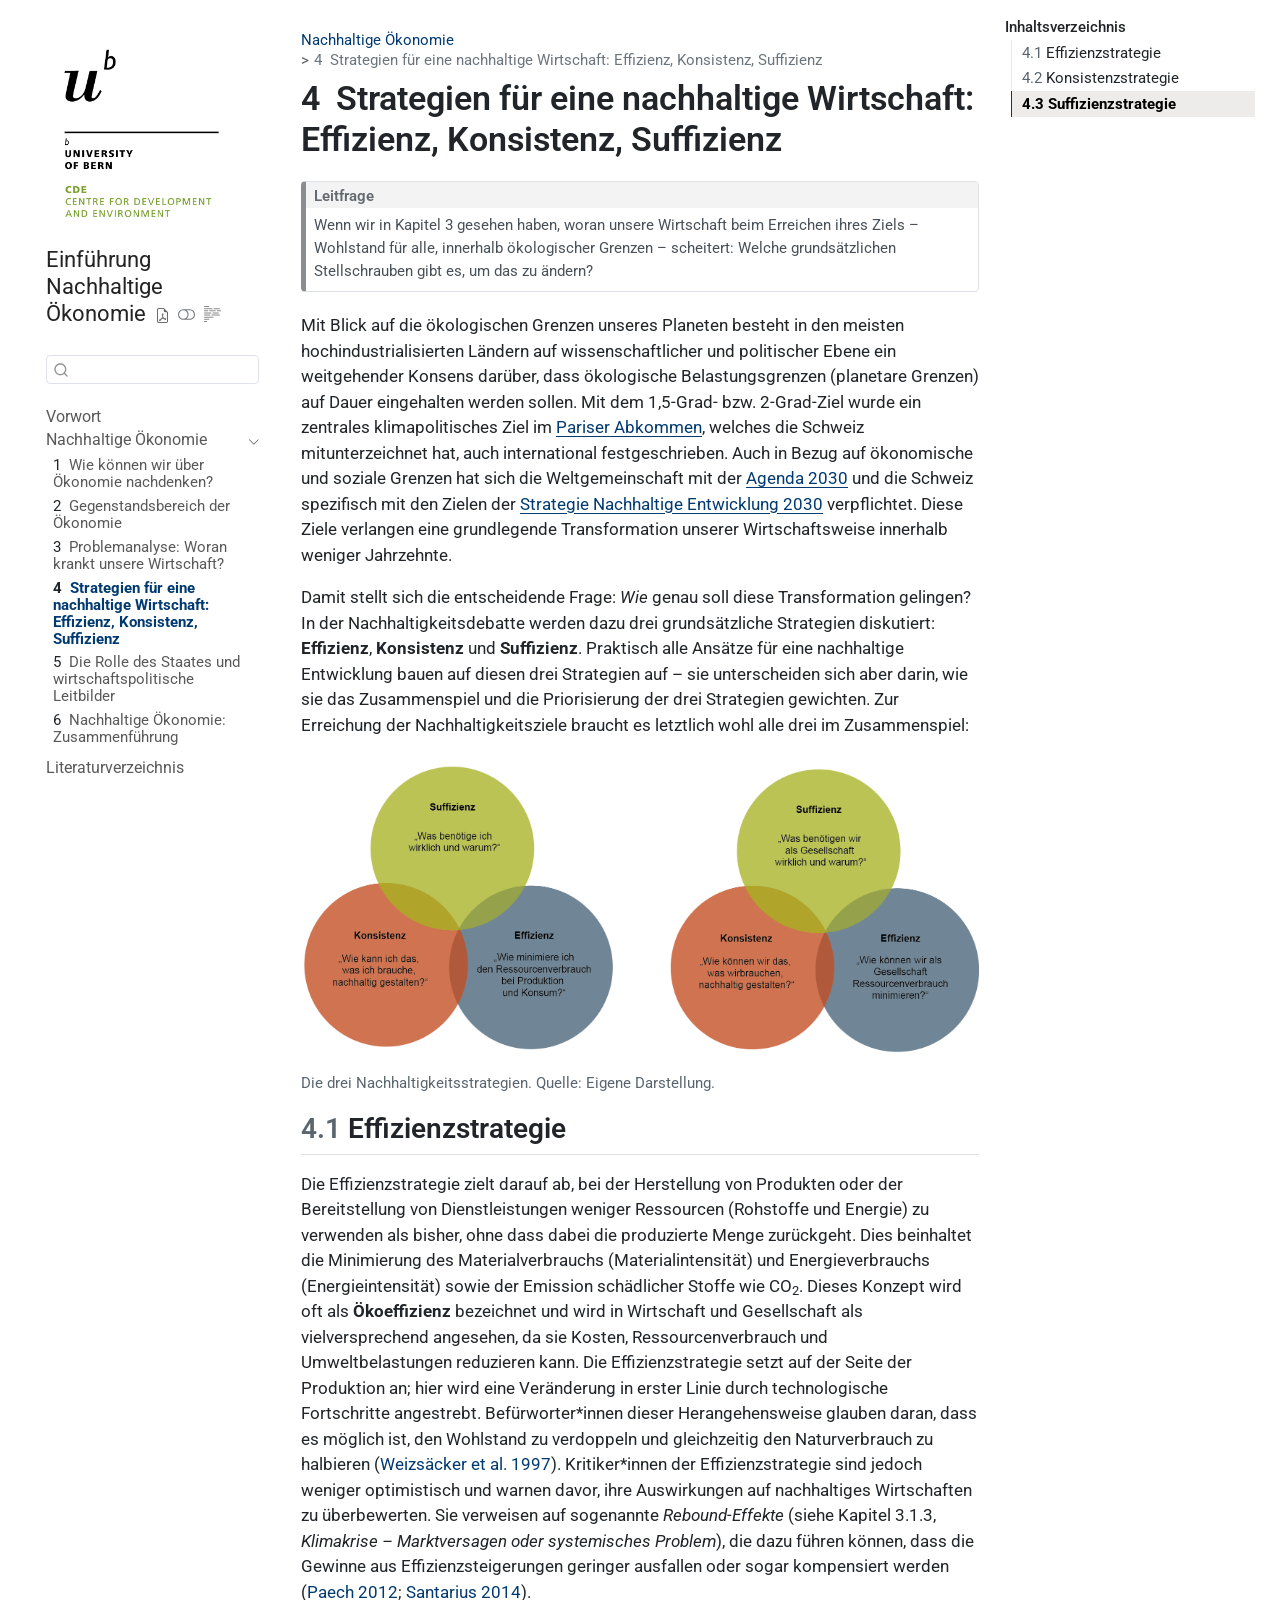
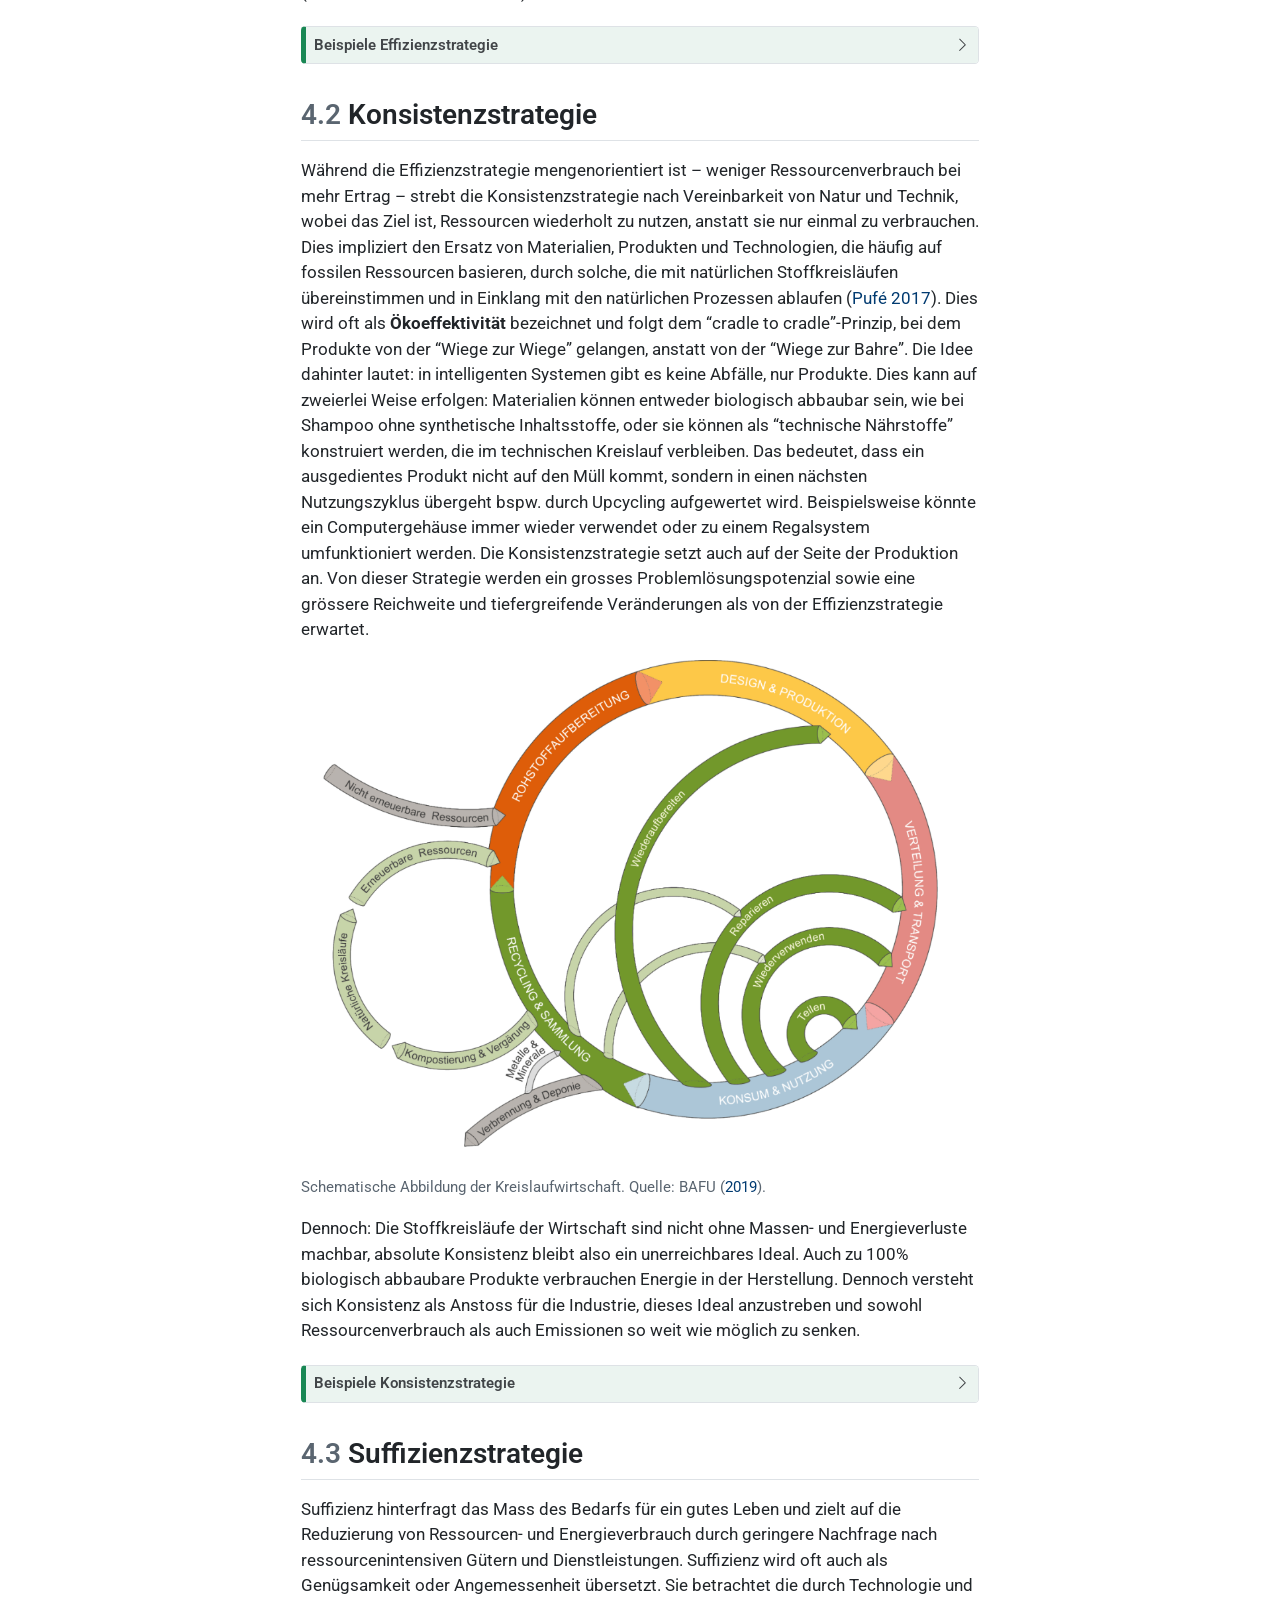
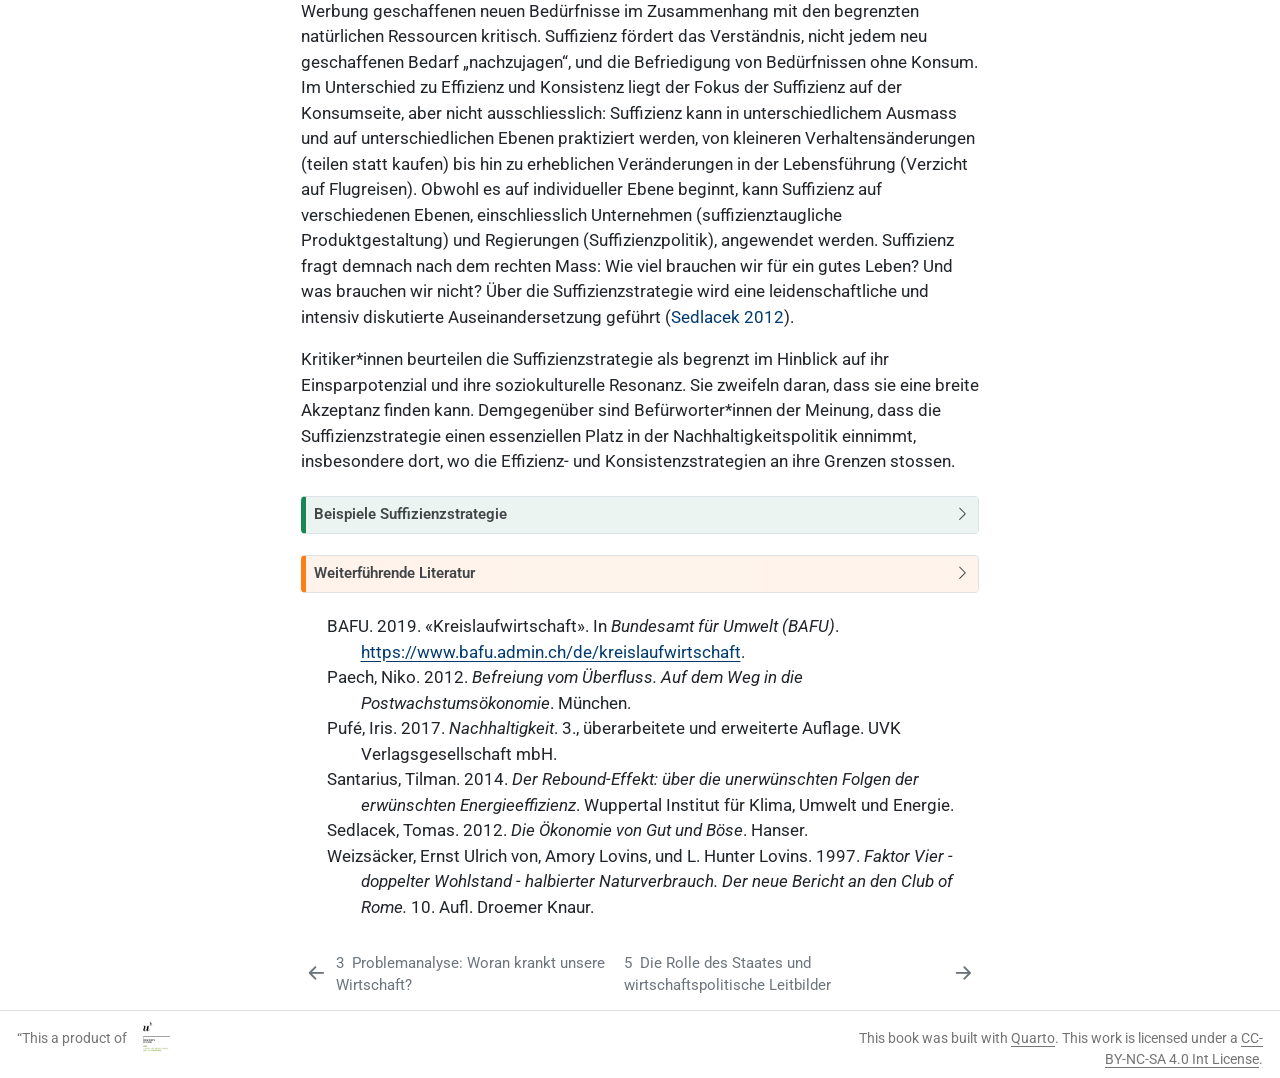
<file: 4_strategien/4_intro.html>
<!DOCTYPE html>
<html xmlns="http://www.w3.org/1999/xhtml" lang="de-CH" xml:lang="de-CH"><head>

<meta charset="utf-8">
<meta name="generator" content="quarto-1.10.18">

<meta name="viewport" content="width=device-width, initial-scale=1.0, user-scalable=yes">


<title>4&nbsp; Strategien für eine nachhaltige Wirtschaft: Effizienz, Konsistenz, Suffizienz – Einführung Nachhaltige Ökonomie</title>
<style>
/* Default styles provided by pandoc.
** See https://pandoc.org/MANUAL.html#variables-for-html for config info.
*/
span.smallcaps{font-variant: small-caps;}
div.columns{display: flex; gap: 1.5em;}
div.column{flex: auto;}
@media screen {
div.columns{gap: min(4vw, 1.5em);}
div.column{overflow-x: auto;}
}
div.hanging-indent{margin-left: 1.5em; text-indent: -1.5em;}
ul.task-list{list-style: none;}
ul.task-list li input[type="checkbox"] {
  width: 0.8em;
  margin: 0 0.8em 0.2em -1em; /* quarto-specific, see https://github.com/quarto-dev/quarto-cli/issues/4556 */ 
  vertical-align: middle;
}
/* CSS for citations */
div.csl-bib-body { }
div.csl-entry {
  clear: both;
}
.hanging-indent div.csl-entry {
  margin-left:2em;
  text-indent:-2em;
}
div.csl-left-margin {
  min-width:2em;
  float:left;
}
div.csl-right-inline {
  margin-left:2em;
  padding-left:1em;
}
div.csl-indent {
  margin-left: 2em;
}</style>


<script src="../site_libs/quarto-nav/quarto-nav.js"></script>
<script src="../site_libs/quarto-nav/headroom.min.js"></script>
<script src="../site_libs/clipboard/clipboard.min.js"></script>
<script src="../site_libs/quarto-search/autocomplete.umd.js"></script>
<script src="../site_libs/quarto-search/fuse.min.js"></script>
<script src="../site_libs/quarto-search/quarto-search.js"></script>
<meta name="quarto:offset" content="../">
<link href="../5_staat-leitbilder/5_intro.html" rel="next">
<link href="../3_problemanalyse/3_intro.html" rel="prev">
<link href="../images/cdelogo_e.png" rel="icon" type="image/png">
<script src="../site_libs/quarto-html/quarto.js" type="module"></script>
<script src="../site_libs/quarto-html/tabsets/tabsets.js" type="module"></script>
<script src="../site_libs/quarto-html/popper.min.js"></script>
<script src="../site_libs/quarto-html/tippy.umd.min.js"></script>
<script src="../site_libs/quarto-html/anchor.min.js"></script>
<link href="../site_libs/quarto-html/tippy.css" rel="stylesheet">
<link href="../site_libs/quarto-html/quarto-syntax-highlighting-64a204ab8560d761af7679ceaba22944.css" rel="stylesheet" class="quarto-color-scheme" id="quarto-text-highlighting-styles">
<link href="../site_libs/quarto-html/quarto-syntax-highlighting-dark-b85bc7c33db8c58e0ec93c3465666fed.css" rel="stylesheet" class="quarto-color-scheme quarto-color-alternate" id="quarto-text-highlighting-styles">
<link href="../site_libs/quarto-html/quarto-syntax-highlighting-64a204ab8560d761af7679ceaba22944.css" rel="stylesheet" class="quarto-color-scheme-extra" id="quarto-text-highlighting-styles">
<script src="../site_libs/bootstrap/bootstrap.min.js"></script>
<link href="../site_libs/bootstrap/bootstrap-icons.css" rel="stylesheet">
<link href="../site_libs/bootstrap/bootstrap-402df6278987b1c1cf6c287f8ba8e55b.min.css" rel="stylesheet" append-hash="true" class="quarto-color-scheme" id="quarto-bootstrap" data-mode="light">
<link href="../site_libs/bootstrap/bootstrap-dark-db150b37408ade8d98d47d3c9edab02a.min.css" rel="stylesheet" append-hash="true" class="quarto-color-scheme quarto-color-alternate" id="quarto-bootstrap" data-mode="dark">
<link href="../site_libs/bootstrap/bootstrap-402df6278987b1c1cf6c287f8ba8e55b.min.css" rel="stylesheet" append-hash="true" class="quarto-color-scheme-extra" id="quarto-bootstrap" data-mode="light">
<script src="../site_libs/quarto-contrib/glightbox/glightbox.min.js"></script>
<link href="../site_libs/quarto-contrib/glightbox/glightbox.min.css" rel="stylesheet">
<link href="../site_libs/quarto-contrib/glightbox/lightbox.css" rel="stylesheet">
<script id="quarto-search-options" type="application/json">{
  "location": "sidebar",
  "copy-button": false,
  "collapse-after": 3,
  "panel-placement": "start",
  "type": "textbox",
  "limit": 50,
  "keyboard-shortcut": [
    "f",
    "/",
    "s"
  ],
  "show-item-context": false,
  "language": {
    "search-no-results-text": "Keine Treffer",
    "search-matching-documents-text": "Treffer",
    "search-copy-link-title": "Link in die Suche kopieren",
    "search-hide-matches-text": "Zusätzliche Treffer verbergen",
    "search-more-match-text": "weitere Treffer in diesem Dokument",
    "search-more-matches-text": "weitere Treffer in diesem Dokument",
    "search-clear-button-title": "Zurücksetzen",
    "search-text-placeholder": "",
    "search-detached-cancel-button-title": "Abbrechen",
    "search-submit-button-title": "Abschicken",
    "search-label": "Suchen"
  }
}</script>
<link rel="preconnect" href="https://fonts.googleapis.com">
<link rel="preconnect" href="https://fonts.gstatic.com" crossorigin="">
<link href="https://fonts.googleapis.com/css2?family=Roboto:ital,wght@0,400;0,700;1,400;1,700&amp;family=Fira+Code:wght@400;500&amp;display=swap" rel="stylesheet">


<link rel="stylesheet" href="../webex.css">
</head>

<body class="nav-sidebar floating quarto-light"><script id="quarto-html-before-body" type="application/javascript">
    const toggleBodyColorMode = (bsSheetEl) => {
      const mode = bsSheetEl.getAttribute("data-mode");
      const bodyEl = window.document.querySelector("body");
      if (mode === "dark") {
        bodyEl.classList.add("quarto-dark");
        bodyEl.classList.remove("quarto-light");
      } else {
        bodyEl.classList.add("quarto-light");
        bodyEl.classList.remove("quarto-dark");
      }
    }
    const toggleBodyColorPrimary = () => {
      const bsSheetEl = window.document.querySelector("link#quarto-bootstrap:not([rel=disabled-stylesheet])");
      if (bsSheetEl) {
        toggleBodyColorMode(bsSheetEl);
      }
    }
    const setColorSchemeToggle = (alternate) => {
      const toggles = window.document.querySelectorAll('.quarto-color-scheme-toggle');
      for (let i=0; i < toggles.length; i++) {
        const toggle = toggles[i];
        if (toggle) {
          if (alternate) {
            toggle.classList.add("alternate");
          } else {
            toggle.classList.remove("alternate");
          }
        }
      }
    };
    const toggleColorMode = (alternate) => {
      // Switch the stylesheets
      const primaryStylesheets = window.document.querySelectorAll('link.quarto-color-scheme:not(.quarto-color-alternate)');
      const alternateStylesheets = window.document.querySelectorAll('link.quarto-color-scheme.quarto-color-alternate');
      manageTransitions('#quarto-margin-sidebar .nav-link', false);
      if (alternate) {
        // note: dark is layered on light, we don't disable primary!
        enableStylesheet(alternateStylesheets);
        for (const sheetNode of alternateStylesheets) {
          if (sheetNode.id === "quarto-bootstrap") {
            toggleBodyColorMode(sheetNode);
          }
        }
      } else {
        disableStylesheet(alternateStylesheets);
        enableStylesheet(primaryStylesheets)
        toggleBodyColorPrimary();
      }
      manageTransitions('#quarto-margin-sidebar .nav-link', true);
      // Switch the toggles
      setColorSchemeToggle(alternate)
      // Hack to workaround the fact that safari doesn't
      // properly recolor the scrollbar when toggling (#1455)
      if (navigator.userAgent.indexOf('Safari') > 0 && navigator.userAgent.indexOf('Chrome') == -1) {
        manageTransitions("body", false);
        window.scrollTo(0, 1);
        setTimeout(() => {
          window.scrollTo(0, 0);
          manageTransitions("body", true);
        }, 40);
      }
    }
    const disableStylesheet = (stylesheets) => {
      for (let i=0; i < stylesheets.length; i++) {
        const stylesheet = stylesheets[i];
        stylesheet.rel = 'disabled-stylesheet';
      }
    }
    const enableStylesheet = (stylesheets) => {
      for (let i=0; i < stylesheets.length; i++) {
        const stylesheet = stylesheets[i];
        if(stylesheet.rel !== 'stylesheet') { // for Chrome, which will still FOUC without this check
          stylesheet.rel = 'stylesheet';
        }
      }
    }
    const manageTransitions = (selector, allowTransitions) => {
      const els = window.document.querySelectorAll(selector);
      for (let i=0; i < els.length; i++) {
        const el = els[i];
        if (allowTransitions) {
          el.classList.remove('notransition');
        } else {
          el.classList.add('notransition');
        }
      }
    }
    const isFileUrl = () => {
      return window.location.protocol === 'file:';
    }
    const hasAlternateSentinel = () => {
      let styleSentinel = getColorSchemeSentinel();
      if (styleSentinel !== null) {
        return styleSentinel === "alternate";
      } else {
        return false;
      }
    }
    const setStyleSentinel = (alternate) => {
      const value = alternate ? "alternate" : "default";
      if (!isFileUrl()) {
        window.localStorage.setItem("quarto-color-scheme", value);
      } else {
        localAlternateSentinel = value;
      }
    }
    const getColorSchemeSentinel = () => {
      if (!isFileUrl()) {
        const storageValue = window.localStorage.getItem("quarto-color-scheme");
        return storageValue != null ? storageValue : localAlternateSentinel;
      } else {
        return localAlternateSentinel;
      }
    }
    const toggleGiscusIfUsed = (isAlternate, darkModeDefault) => {
      const baseTheme = document.querySelector('#giscus-base-theme')?.value ?? 'light';
      const alternateTheme = document.querySelector('#giscus-alt-theme')?.value ?? 'dark';
      let newTheme = '';
      if(authorPrefersDark) {
        newTheme = isAlternate ? baseTheme : alternateTheme;
      } else {
        newTheme = isAlternate ? alternateTheme : baseTheme;
      }
      const changeGiscusTheme = () => {
        // From: https://github.com/giscus/giscus/issues/336
        const sendMessage = (message) => {
          const iframe = document.querySelector('iframe.giscus-frame');
          if (!iframe) return;
          iframe.contentWindow.postMessage({ giscus: message }, 'https://giscus.app');
        }
        sendMessage({
          setConfig: {
            theme: newTheme
          }
        });
      }
      const isGiscussLoaded = window.document.querySelector('iframe.giscus-frame') !== null;
      if (isGiscussLoaded) {
        changeGiscusTheme();
      }
    };
    const authorPrefersDark = false;
    const darkModeDefault = authorPrefersDark;
      document.querySelector('link#quarto-text-highlighting-styles.quarto-color-scheme-extra').rel = 'disabled-stylesheet';
      document.querySelector('link#quarto-bootstrap.quarto-color-scheme-extra').rel = 'disabled-stylesheet';
    let localAlternateSentinel = darkModeDefault ? 'alternate' : 'default';
    // Dark / light mode switch
    window.quartoToggleColorScheme = () => {
      // Read the current dark / light value
      let toAlternate = !hasAlternateSentinel();
      toggleColorMode(toAlternate);
      setStyleSentinel(toAlternate);
      toggleGiscusIfUsed(toAlternate, darkModeDefault);
      window.dispatchEvent(new Event('resize'));
    };
    // Switch to dark mode if need be
    if (hasAlternateSentinel()) {
      toggleColorMode(true);
    } else {
      toggleColorMode(false);
    }
  </script>

<div id="quarto-search-results"></div>
  <header id="quarto-header" class="headroom fixed-top">
  <nav class="quarto-secondary-nav">
    <div class="container-fluid d-flex">
      <button type="button" class="quarto-btn-toggle btn" data-bs-toggle="collapse" role="button" data-bs-target=".quarto-sidebar-collapse-item" aria-controls="quarto-sidebar" aria-expanded="false" aria-label="Seitenleiste umschalten" onclick="if (window.quartoToggleHeadroom) { window.quartoToggleHeadroom(); }">
        <i class="bi bi-layout-text-sidebar-reverse"></i>
      </button>
        <nav class="quarto-page-breadcrumbs" aria-label="breadcrumb"><ol class="breadcrumb"><li class="breadcrumb-item"><a href="../1_oekonomie-denken/1_intro.html">Nachhaltige Ökonomie</a></li><li class="breadcrumb-item"><a href="4_intro.html"><span class="chapter-number">4</span>&nbsp; <span class="chapter-title">Strategien für eine nachhaltige Wirtschaft: Effizienz, Konsistenz, Suffizienz</span></a></li></ol></nav>
        <a class="flex-grow-1" role="navigation" data-bs-toggle="collapse" data-bs-target=".quarto-sidebar-collapse-item" aria-controls="quarto-sidebar" aria-expanded="false" aria-label="Seitenleiste umschalten" onclick="if (window.quartoToggleHeadroom) { window.quartoToggleHeadroom(); }">      
        </a>
      <button type="button" class="btn quarto-search-button" aria-label="Suchen" onclick="window.quartoOpenSearch();">
        <i class="bi bi-search"></i>
      </button>
    </div>
  </nav>
</header>
<!-- content -->
<div id="quarto-content" class="quarto-container page-columns page-rows-contents page-layout-article">
<!-- sidebar -->
  <nav id="quarto-sidebar" class="sidebar collapse collapse-horizontal quarto-sidebar-collapse-item sidebar-navigation floating overflow-auto">
    <div class="pt-lg-2 mt-2 text-left sidebar-header sidebar-header-stacked">
      <a href="../index.html" class="sidebar-logo-link">
      <img src="../images/cdelogo_e.png" alt="" class="sidebar-logo light-content py-0 d-lg-inline d-none">
      <img src="../images/cdelogo_e.png" alt="" class="sidebar-logo dark-content py-0 d-lg-inline d-none">
      </a>
    <div class="sidebar-title mb-0 py-0">
      <a href="../../Nachhaltig-Wirtschaften">Einführung Nachhaltige Ökonomie</a> 
        <div class="sidebar-tools-main tools-wide">
    <a href="https://github.com/CDEteaching/Nachhaltig-Wirtschaften/blob/main/pdf/NachhaltigWirtschaften.pdf" title="Kursskript (PDF)" class="quarto-navigation-tool px-1" aria-label="Kursskript (PDF)"><i class="bi bi-file-earmark-pdf"></i></a>
  <a href="" class="quarto-color-scheme-toggle quarto-navigation-tool  px-1" onclick="window.quartoToggleColorScheme(); return false;" title="Dunkelmodus umschalten"><i class="bi"></i></a>
  <a href="" class="quarto-reader-toggle quarto-navigation-tool px-1" onclick="window.quartoToggleReader(); return false;" title="Lesemodus umschalten">
  <div class="quarto-reader-toggle-btn">
  <i class="bi"></i>
  </div>
</a>
</div>
    </div>
      </div>
        <div class="mt-2 flex-shrink-0 align-items-center">
        <div class="sidebar-search">
        <div id="quarto-search" class="" title="Suchen"></div>
        </div>
        </div>
    <div class="sidebar-menu-container"> 
    <ul class="list-unstyled mt-1">
        <li class="sidebar-item">
  <div class="sidebar-item-container"> 
  <a href="../index.html" class="sidebar-item-text sidebar-link">
 <span class="menu-text">Vorwort</span></a>
  </div>
</li>
        <li class="sidebar-item sidebar-item-section">
      <div class="sidebar-item-container"> 
            <a class="sidebar-item-text sidebar-link text-start" data-bs-toggle="collapse" data-bs-target="#quarto-sidebar-section-1" role="navigation" aria-expanded="true">
 <span class="menu-text">Nachhaltige Ökonomie</span></a>
          <a class="sidebar-item-toggle text-start" data-bs-toggle="collapse" data-bs-target="#quarto-sidebar-section-1" role="navigation" aria-expanded="true" aria-label="Abschnitt umschalten">
            <i class="bi bi-chevron-right ms-2"></i>
          </a> 
      </div>
      <ul id="quarto-sidebar-section-1" class="collapse list-unstyled sidebar-section depth1 show">  
          <li class="sidebar-item">
  <div class="sidebar-item-container"> 
  <a href="../1_oekonomie-denken/1_intro.html" class="sidebar-item-text sidebar-link">
 <span class="menu-text"><span class="chapter-number">1</span>&nbsp; <span class="chapter-title">Wie können wir über Ökonomie nachdenken?</span></span></a>
  </div>
</li>
          <li class="sidebar-item">
  <div class="sidebar-item-container"> 
  <a href="../2_gegenstandsbereich/2_intro.html" class="sidebar-item-text sidebar-link">
 <span class="menu-text"><span class="chapter-number">2</span>&nbsp; <span class="chapter-title">Gegenstandsbereich der Ökonomie</span></span></a>
  </div>
</li>
          <li class="sidebar-item">
  <div class="sidebar-item-container"> 
  <a href="../3_problemanalyse/3_intro.html" class="sidebar-item-text sidebar-link">
 <span class="menu-text"><span class="chapter-number">3</span>&nbsp; <span class="chapter-title">Problemanalyse: Woran krankt unsere Wirtschaft?</span></span></a>
  </div>
</li>
          <li class="sidebar-item">
  <div class="sidebar-item-container"> 
  <a href="4_intro.html" class="sidebar-item-text sidebar-link active">
 <span class="menu-text"><span class="chapter-number">4</span>&nbsp; <span class="chapter-title">Strategien für eine nachhaltige Wirtschaft: Effizienz, Konsistenz, Suffizienz</span></span></a>
  </div>
</li>
          <li class="sidebar-item">
  <div class="sidebar-item-container"> 
  <a href="../5_staat-leitbilder/5_intro.html" class="sidebar-item-text sidebar-link">
 <span class="menu-text"><span class="chapter-number">5</span>&nbsp; <span class="chapter-title">Die Rolle des Staates und wirtschaftspolitische Leitbilder</span></span></a>
  </div>
</li>
          <li class="sidebar-item">
  <div class="sidebar-item-container"> 
  <a href="../6_zusammenfuehrung/6_intro.html" class="sidebar-item-text sidebar-link">
 <span class="menu-text"><span class="chapter-number">6</span>&nbsp; <span class="chapter-title">Nachhaltige Ökonomie: Zusammenführung</span></span></a>
  </div>
</li>
      </ul>
  </li>
        <li class="sidebar-item">
  <div class="sidebar-item-container"> 
  <a href="../docs/references.html" class="sidebar-item-text sidebar-link">
 <span class="menu-text">Literaturverzeichnis</span></a>
  </div>
</li>
    </ul>
    </div>
</nav>
<div id="quarto-sidebar-glass" class="quarto-sidebar-collapse-item" data-bs-toggle="collapse" data-bs-target=".quarto-sidebar-collapse-item"></div>
<!-- margin-sidebar -->
    <div id="quarto-margin-sidebar" class="sidebar margin-sidebar">
        <nav id="TOC" role="doc-toc" class="toc-active">
    <h2 id="toc-title">Inhaltsverzeichnis</h2>
   
  <ul>
  <li><a href="#effizienzstrategie" id="toc-effizienzstrategie" class="nav-link active" data-scroll-target="#effizienzstrategie"><span class="header-section-number">4.1</span> Effizienzstrategie</a></li>
  <li><a href="#konsistenzstrategie" id="toc-konsistenzstrategie" class="nav-link" data-scroll-target="#konsistenzstrategie"><span class="header-section-number">4.2</span> Konsistenzstrategie</a></li>
  <li><a href="#suffizienzstrategie" id="toc-suffizienzstrategie" class="nav-link" data-scroll-target="#suffizienzstrategie"><span class="header-section-number">4.3</span> Suffizienzstrategie</a></li>
  </ul>
</nav>
    </div>
<!-- main -->
<main class="content" id="quarto-document-content">


<header id="title-block-header" class="quarto-title-block default"><nav class="quarto-page-breadcrumbs quarto-title-breadcrumbs d-none d-lg-block" aria-label="breadcrumb"><ol class="breadcrumb"><li class="breadcrumb-item"><a href="../1_oekonomie-denken/1_intro.html">Nachhaltige Ökonomie</a></li><li class="breadcrumb-item"><a href="4_intro.html"><span class="chapter-number">4</span>&nbsp; <span class="chapter-title">Strategien für eine nachhaltige Wirtschaft: Effizienz, Konsistenz, Suffizienz</span></a></li></ol></nav>
<div class="quarto-title">
<h1 class="title"><span class="chapter-number">4</span>&nbsp; <span class="chapter-title">Strategien für eine nachhaltige Wirtschaft: Effizienz, Konsistenz, Suffizienz</span></h1>
</div>



<div class="quarto-title-meta">

    
  
    
  </div>
  


</header>


<div class="leitfrage callout callout-style-default callout-note no-icon callout-titled">
<div class="callout-header d-flex align-content-center">
<div class="callout-icon-container">
<i class="callout-icon no-icon"></i>
</div>
<div class="callout-title-container flex-fill">
<span class="screen-reader-only">Hinweis</span>Leitfrage
</div>
</div>
<div class="callout-body-container callout-body">
<p>Wenn wir in Kapitel 3 gesehen haben, woran unsere Wirtschaft beim Erreichen ihres Ziels – Wohlstand für alle, innerhalb ökologischer Grenzen – scheitert: Welche grundsätzlichen Stellschrauben gibt es, um das zu ändern?</p>
</div>
</div>
<p>Mit Blick auf die ökologischen Grenzen unseres Planeten besteht in den meisten hochindustrialisierten Ländern auf wissenschaftlicher und politischer Ebene ein weitgehender Konsens darüber, dass ökologische Belastungsgrenzen (planetare Grenzen) auf Dauer eingehalten werden sollen. Mit dem 1,5-Grad- bzw. 2-Grad-Ziel wurde ein zentrales klimapolitisches Ziel im <a href="https://www.fedlex.admin.ch/eli/fga/2017/81/de">Pariser Abkommen</a>, welches die Schweiz mitunterzeichnet hat, auch international festgeschrieben. Auch in Bezug auf ökonomische und soziale Grenzen hat sich die Weltgemeinschaft mit der <a href="https://sdgs.un.org/2030agenda">Agenda 2030</a> und die Schweiz spezifisch mit den Zielen der <a href="https://www.are.admin.ch/are/de/home/nachhaltige-entwicklung/strategie/sne.html">Strategie Nachhaltige Entwicklung 2030</a> verpflichtet. Diese Ziele verlangen eine grundlegende Transformation unserer Wirtschaftsweise innerhalb weniger Jahrzehnte.</p>
<p>Damit stellt sich die entscheidende Frage: <em>Wie</em> genau soll diese Transformation gelingen? In der Nachhaltigkeitsdebatte werden dazu drei grundsätzliche Strategien diskutiert: <strong>Effizienz</strong>, <strong>Konsistenz</strong> und <strong>Suffizienz</strong>. Praktisch alle Ansätze für eine nachhaltige Entwicklung bauen auf diesen drei Strategien auf – sie unterscheiden sich aber darin, wie sie das Zusammenspiel und die Priorisierung der drei Strategien gewichten. Zur Erreichung der Nachhaltigkeitsziele braucht es letztlich wohl alle drei im Zusammenspiel:</p>
<div class="quarto-figure quarto-figure-center">
<figure class="figure">
<p><a href="images/abb1.png" class="lightbox" data-gallery="quarto-lightbox-gallery-1" title="Die drei Nachhaltigkeitsstrategien. Quelle: Eigene Darstellung."><img src="images/abb1.png" class="img-fluid figure-img" alt="Die drei Nachhaltigkeitsstrategien. Quelle: Eigene Darstellung."></a></p>
<figcaption>Die drei Nachhaltigkeitsstrategien. Quelle: Eigene Darstellung.</figcaption>
</figure>
</div>
<section id="effizienzstrategie" class="level2" data-number="4.1">
<h2 data-number="4.1" class="anchored" data-anchor-id="effizienzstrategie"><span class="header-section-number">4.1</span> Effizienzstrategie</h2>
<p>Die Effizienzstrategie zielt darauf ab, bei der Herstellung von Produkten oder der Bereitstellung von Dienstleistungen weniger Ressourcen (Rohstoffe und Energie) zu verwenden als bisher, ohne dass dabei die produzierte Menge zurückgeht. Dies beinhaltet die Minimierung des Materialverbrauchs (Materialintensität) und Energieverbrauchs (Energieintensität) sowie der Emission schädlicher Stoffe wie CO<sub>2</sub>. Dieses Konzept wird oft als <strong>Ökoeffizienz</strong> bezeichnet und wird in Wirtschaft und Gesellschaft als vielversprechend angesehen, da sie Kosten, Ressourcenverbrauch und Umweltbelastungen reduzieren kann. Die Effizienzstrategie setzt auf der Seite der Produktion an; hier wird eine Veränderung in erster Linie durch technologische Fortschritte angestrebt. Befürworter*innen dieser Herangehensweise glauben daran, dass es möglich ist, den Wohlstand zu verdoppeln und gleichzeitig den Naturverbrauch zu halbieren <span class="citation" data-cites="weizsaeckerFaktorVierDoppelter1997">(<a href="#ref-weizsaeckerFaktorVierDoppelter1997" role="doc-biblioref">Weizsäcker et al. 1997</a>)</span>. Kritiker*innen der Effizienzstrategie sind jedoch weniger optimistisch und warnen davor, ihre Auswirkungen auf nachhaltiges Wirtschaften zu überbewerten. Sie verweisen auf sogenannte <em>Rebound-Effekte</em> (siehe Kapitel 3.1.3, <em>Klimakrise – Marktversagen oder systemisches Problem</em>), die dazu führen können, dass die Gewinne aus Effizienzsteigerungen geringer ausfallen oder sogar kompensiert werden <span class="citation" data-cites="paechBefreiungVomUberfluss2012 santariusReboundEffektUberUnerwunschten2014">(<a href="#ref-paechBefreiungVomUberfluss2012" role="doc-biblioref">Paech 2012</a>; <a href="#ref-santariusReboundEffektUberUnerwunschten2014" role="doc-biblioref">Santarius 2014</a>)</span>.</p>
<div class="callout callout-style-default callout-tip no-icon callout-titled">
<div class="callout-header d-flex align-content-center collapsed" data-bs-toggle="collapse" data-bs-target=".callout-2-contents" aria-controls="callout-2" aria-expanded="false" aria-label="Toggle callout">
<div class="callout-icon-container">
<i class="callout-icon no-icon"></i>
</div>
<div class="callout-title-container flex-fill">
<span class="screen-reader-only">Tipp</span>Beispiele Effizienzstrategie
</div>
<div class="callout-btn-toggle d-inline-block border-0 py-1 ps-1 pe-0 float-end"><i class="callout-toggle"></i></div>
</div>
<div id="callout-2" class="callout-2-contents callout-collapse collapse">
<div class="callout-body-container callout-body">
<ul>
<li><strong>Energieeffiziente Beleuchtung</strong>: Der Austausch herkömmlicher Glühbirnen gegen energieeffiziente LED-Lampen reduziert den Stromverbrauch und trägt zur Senkung des Energiebedarfs bei.</li>
<li><strong>Kraftstoffeffiziente Fahrzeuge</strong>: Die Entwicklung von Hybrid- oder Elektrofahrzeugen mit einem verbesserten Kraftstoffverbrauch reduziert den Treibstoffbedarf und die Emissionen im Strassenverkehr.</li>
<li><strong>Effiziente Gebäudetechnik</strong>: Die Installation von intelligenten Heizungs-, Lüftungs- und Klimatisierungssystemen in Gebäuden trägt dazu bei, den Energieverbrauch für die Beheizung und Kühlung zu reduzieren.</li>
<li><strong>Effiziente Wassernutzung</strong>: Die Verwendung von Wasserspararmaturen und -systemen in Haushalten und Industrieunternehmen reduziert den Wasserverbrauch und minimiert die Verschwendung.</li>
</ul>
</div>
</div>
</div>
</section>
<section id="konsistenzstrategie" class="level2" data-number="4.2">
<h2 data-number="4.2" class="anchored" data-anchor-id="konsistenzstrategie"><span class="header-section-number">4.2</span> Konsistenzstrategie</h2>
<p>Während die Effizienzstrategie mengenorientiert ist – weniger Ressourcenverbrauch bei mehr Ertrag – strebt die Konsistenzstrategie nach Vereinbarkeit von Natur und Technik, wobei das Ziel ist, Ressourcen wiederholt zu nutzen, anstatt sie nur einmal zu verbrauchen. Dies impliziert den Ersatz von Materialien, Produkten und Technologien, die häufig auf fossilen Ressourcen basieren, durch solche, die mit natürlichen Stoffkreisläufen übereinstimmen und in Einklang mit den natürlichen Prozessen ablaufen <span class="citation" data-cites="pufeNachhaltigkeit2017">(<a href="#ref-pufeNachhaltigkeit2017" role="doc-biblioref">Pufé 2017</a>)</span>. Dies wird oft als <strong>Ökoeffektivität</strong> bezeichnet und folgt dem “cradle to cradle”-Prinzip, bei dem Produkte von der “Wiege zur Wiege” gelangen, anstatt von der “Wiege zur Bahre”. Die Idee dahinter lautet: in intelligenten Systemen gibt es keine Abfälle, nur Produkte. Dies kann auf zweierlei Weise erfolgen: Materialien können entweder biologisch abbaubar sein, wie bei Shampoo ohne synthetische Inhaltsstoffe, oder sie können als “technische Nährstoffe” konstruiert werden, die im technischen Kreislauf verbleiben. Das bedeutet, dass ein ausgedientes Produkt nicht auf den Müll kommt, sondern in einen nächsten Nutzungszyklus übergeht bspw. durch Upcycling aufgewertet wird. Beispielsweise könnte ein Computergehäuse immer wieder verwendet oder zu einem Regalsystem umfunktioniert werden. Die Konsistenzstrategie setzt auch auf der Seite der Produktion an. Von dieser Strategie werden ein grosses Problemlösungspotenzial sowie eine grössere Reichweite und tiefergreifende Veränderungen als von der Effizienzstrategie erwartet.</p>
<div class="quarto-figure quarto-figure-center">
<figure class="figure">
<p><a href="images/abb2.png" class="lightbox" data-gallery="quarto-lightbox-gallery-2" title="Schematische Abbildung der Kreislaufwirtschaft. Quelle: @bafuKreislaufwirtschaft2019."><img src="images/abb2.png" class="img-fluid figure-img" alt="Schematische Abbildung der Kreislaufwirtschaft. Quelle: BAFU (2019)."></a></p>
<figcaption>Schematische Abbildung der Kreislaufwirtschaft. Quelle: <span class="citation" data-cites="bafuKreislaufwirtschaft2019">BAFU (<a href="#ref-bafuKreislaufwirtschaft2019" role="doc-biblioref">2019</a>)</span>.</figcaption>
</figure>
</div>
<p>Dennoch: Die Stoffkreisläufe der Wirtschaft sind nicht ohne Massen- und Energieverluste machbar, absolute Konsistenz bleibt also ein unerreichbares Ideal. Auch zu 100% biologisch abbaubare Produkte verbrauchen Energie in der Herstellung. Dennoch versteht sich Konsistenz als Anstoss für die Industrie, dieses Ideal anzustreben und sowohl Ressourcenverbrauch als auch Emissionen so weit wie möglich zu senken.</p>
<div class="callout callout-style-default callout-tip no-icon callout-titled">
<div class="callout-header d-flex align-content-center collapsed" data-bs-toggle="collapse" data-bs-target=".callout-3-contents" aria-controls="callout-3" aria-expanded="false" aria-label="Toggle callout">
<div class="callout-icon-container">
<i class="callout-icon no-icon"></i>
</div>
<div class="callout-title-container flex-fill">
<span class="screen-reader-only">Tipp</span>Beispiele Konsistenzstrategie
</div>
<div class="callout-btn-toggle d-inline-block border-0 py-1 ps-1 pe-0 float-end"><i class="callout-toggle"></i></div>
</div>
<div id="callout-3" class="callout-3-contents callout-collapse collapse">
<div class="callout-body-container callout-body">
<ul>
<li><strong>Erneuerbare Energiesysteme</strong>: Der Übergang von fossilen Brennstoffen zu erneuerbaren Energiequellen wie Sonnenenergie, Windenergie und Wasserkraft sorgt dafür, dass die Energieproduktion im Einklang mit den natürlichen Rhythmen und Kreisläufen der Umwelt erfolgt.</li>
<li><strong>Kreislauffähige Elektronik</strong>: Elektronische Geräte werden so konzipiert, dass sie leicht repariert, aufgerüstet und recycelt werden können, um den Ressourcenverbrauch und die Umweltbelastung zu minimieren.</li>
<li><strong>Nachhaltige Bauweise</strong>: Beim Bau von Gebäuden werden nachhaltige Materialien eingesetzt, die geringe Umweltauswirkungen haben und nach Ende der Nutzungsdauer wiederverwendet oder recycelt werden können.</li>
</ul>
</div>
</div>
</div>
</section>
<section id="suffizienzstrategie" class="level2" data-number="4.3">
<h2 data-number="4.3" class="anchored" data-anchor-id="suffizienzstrategie"><span class="header-section-number">4.3</span> Suffizienzstrategie</h2>
<p>Suffizienz hinterfragt das Mass des Bedarfs für ein gutes Leben und zielt auf die Reduzierung von Ressourcen- und Energieverbrauch durch geringere Nachfrage nach ressourcenintensiven Gütern und Dienstleistungen. Suffizienz wird oft auch als Genügsamkeit oder Angemessenheit übersetzt. Sie betrachtet die durch Technologie und Werbung geschaffenen neuen Bedürfnisse im Zusammenhang mit den begrenzten natürlichen Ressourcen kritisch. Suffizienz fördert das Verständnis, nicht jedem neu geschaffenen Bedarf „nachzujagen“, und die Befriedigung von Bedürfnissen ohne Konsum. Im Unterschied zu Effizienz und Konsistenz liegt der Fokus der Suffizienz auf der Konsumseite, aber nicht ausschliesslich: Suffizienz kann in unterschiedlichem Ausmass und auf unterschiedlichen Ebenen praktiziert werden, von kleineren Verhaltensänderungen (teilen statt kaufen) bis hin zu erheblichen Veränderungen in der Lebensführung (Verzicht auf Flugreisen). Obwohl es auf individueller Ebene beginnt, kann Suffizienz auf verschiedenen Ebenen, einschliesslich Unternehmen (suffizienztaugliche Produktgestaltung) und Regierungen (Suffizienzpolitik), angewendet werden. Suffizienz fragt demnach nach dem rechten Mass: Wie viel brauchen wir für ein gutes Leben? Und was brauchen wir nicht? Über die Suffizienzstrategie wird eine leidenschaftliche und intensiv diskutierte Auseinandersetzung geführt <span class="citation" data-cites="sedlacekOekonomieGutUnd2012">(<a href="#ref-sedlacekOekonomieGutUnd2012" role="doc-biblioref">Sedlacek 2012</a>)</span>.</p>
<p>Kritiker*innen beurteilen die Suffizienzstrategie als begrenzt im Hinblick auf ihr Einsparpotenzial und ihre soziokulturelle Resonanz. Sie zweifeln daran, dass sie eine breite Akzeptanz finden kann. Demgegenüber sind Befürworter*innen der Meinung, dass die Suffizienzstrategie einen essenziellen Platz in der Nachhaltigkeitspolitik einnimmt, insbesondere dort, wo die Effizienz- und Konsistenzstrategien an ihre Grenzen stossen.</p>
<div class="callout callout-style-default callout-tip no-icon callout-titled">
<div class="callout-header d-flex align-content-center collapsed" data-bs-toggle="collapse" data-bs-target=".callout-4-contents" aria-controls="callout-4" aria-expanded="false" aria-label="Toggle callout">
<div class="callout-icon-container">
<i class="callout-icon no-icon"></i>
</div>
<div class="callout-title-container flex-fill">
<span class="screen-reader-only">Tipp</span>Beispiele Suffizienzstrategie
</div>
<div class="callout-btn-toggle d-inline-block border-0 py-1 ps-1 pe-0 float-end"><i class="callout-toggle"></i></div>
</div>
<div id="callout-4" class="callout-4-contents callout-collapse collapse">
<div class="callout-body-container callout-body">
<ul>
<li><strong>Teilen und gemeinschaftliches Nutzen</strong>: Plattformen und Initiativen zum Teilen von Gegenständen, Werkzeugen oder Fahrzeugen ermöglichen es, Ressourcen effizienter zu nutzen und die Anzahl der hergestellten Produkte zu reduzieren.</li>
<li><strong>Pflanzliche Ernährung</strong>: Eine Umstellung auf eine vorwiegend pflanzliche Ernährung reduziert den Bedarf an Ressourcen wie Wasser und Land im Vergleich zur Fleischproduktion.</li>
<li><strong>Arbeitszeitverkürzung</strong>: Eine Reduzierung der Arbeitszeit kann zu einem geringeren Ressourcenverbrauch führen, da weniger Energie und Materialien für die Produktion von Gütern und Dienstleistungen benötigt werden.</li>
<li><strong>Lokaler Konsum</strong>: Die Unterstützung lokaler Produzenten und Märkte trägt dazu bei, Transportwege und Emissionen zu reduzieren.</li>
</ul>
</div>
</div>
</div>
<div class="callout callout-style-default callout-caution no-icon callout-titled">
<div class="callout-header d-flex align-content-center collapsed" data-bs-toggle="collapse" data-bs-target=".callout-5-contents" aria-controls="callout-5" aria-expanded="false" aria-label="Toggle callout">
<div class="callout-icon-container">
<i class="callout-icon no-icon"></i>
</div>
<div class="callout-title-container flex-fill">
<span class="screen-reader-only">Vorsicht</span>Weiterführende Literatur
</div>
<div class="callout-btn-toggle d-inline-block border-0 py-1 ps-1 pe-0 float-end"><i class="callout-toggle"></i></div>
</div>
<div id="callout-5" class="callout-5-contents callout-collapse collapse">
<div class="callout-body-container callout-body">
<p>Lesen Sie zur Vertiefung der Auseinandersetzung mit der Suffizienzstrategie den Artikel vom Denknetz <a href="https://ilias.unibe.ch/go/file/3803485" target="_blank">„Die neue Debatte um Suffizienz“</a>.</p>
</div>
</div>
</div>


<div id="refs" class="references csl-bib-body hanging-indent" role="list">
<div id="ref-bafuKreislaufwirtschaft2019" class="csl-entry" role="listitem">
BAFU. 2019. <span>«Kreislaufwirtschaft»</span>. In <em>Bundesamt für Umwelt (BAFU)</em>. <a href="https://www.bafu.admin.ch/de/kreislaufwirtschaft">https://www.bafu.admin.ch/de/kreislaufwirtschaft</a>.
</div>
<div id="ref-paechBefreiungVomUberfluss2012" class="csl-entry" role="listitem">
Paech, Niko. 2012. <em>Befreiung vom Überfluss. Auf dem Weg in die Postwachstumsökonomie</em>. München.
</div>
<div id="ref-pufeNachhaltigkeit2017" class="csl-entry" role="listitem">
Pufé, Iris. 2017. <em>Nachhaltigkeit</em>. 3., überarbeitete und erweiterte Auflage. UVK Verlagsgesellschaft mbH.
</div>
<div id="ref-santariusReboundEffektUberUnerwunschten2014" class="csl-entry" role="listitem">
Santarius, Tilman. 2014. <em>Der Rebound-Effekt: über die unerwünschten Folgen der erwünschten Energieeffizienz</em>. Wuppertal Institut für Klima, Umwelt und Energie.
</div>
<div id="ref-sedlacekOekonomieGutUnd2012" class="csl-entry" role="listitem">
Sedlacek, Tomas. 2012. <em>Die Ökonomie von Gut und Böse</em>. Hanser.
</div>
<div id="ref-weizsaeckerFaktorVierDoppelter1997" class="csl-entry" role="listitem">
Weizsäcker, Ernst Ulrich von, Amory Lovins, und L. Hunter Lovins. 1997. <em>Faktor Vier - doppelter Wohlstand - halbierter Naturverbrauch. Der neue Bericht an den Club of Rome.</em> 10. Aufl. Droemer Knaur.
</div>
</div>
</section>

</main> <!-- /main -->
<script>



/* definition of content for the buttons */

const webex_buttons = {check_hidden:          "<b>&check;</b>",

                       check_hidden_alt:      "Check answer",

                       check_shown:           "<b>&lsh;</b>",

                       check_shown_alt:       "Hide check",

                       check_of_total:        "/",

                       solution:              "<b>&quest;</b>",

                       solution_alt:          "Correct solution",

                       question_next:         "<b>&#8634;</b>",

                       question_next_alt:     "Next question",

                       question_previous:     "",

                       question_previous_alt: ""}





/* update total correct if #webex-total_correct exists */

update_total_correct = function() {

  console.log("webex: update total_correct");



  document.querySelectorAll(".webex-total_correct").forEach(total => {

    p = total.closest(".webex-box");

    var correct = p.getElementsByClassName("webex-correct").length;

    var solvemes = p.getElementsByClassName("webex-solveme").length;

    var radiogroups = p.getElementsByClassName("webex-radiogroup").length;

    var selects = p.getElementsByClassName("webex-select").length;

    /* no specific class on input node, thus searching via query selector */

    var checkboxgroups = p.querySelectorAll("div[class=webex-checkboxgroup] input[type=checkbox]").length



    /* show number of correct / total number of answers */

    total.innerHTML = correct + "&nbsp;" + webex_buttons.check_of_total + "&nbsp;" + (solvemes + radiogroups + checkboxgroups + selects);

  });

}



/* check answers */

check_func = function() {

  console.log("webex: check answer");



  //var cl = elem.parentElement.classList;

  var cl = this.closest(".webex-box").classList;

  if (cl.contains("unchecked")) {

    cl.remove("unchecked");

    this.innerHTML = webex_buttons.check_shown; //"Hide check";

    if (webex_buttons.check_shown_alt.length > 0) this.setAttribute("title", webex_buttons.check_shown_alt);

  } else {

    cl.add("unchecked");

    this.innerHTML = webex_buttons.check_hidden; //"Check answer";

    if (webex_buttons.check_hidden_alt.length > 0) this.setAttribute("title", webex_buttons.check_hidden_alt);

  }

}



/* helper functions for checking the webex ID */

const id_checker = {"fmt": new RegExp("[g-zG-Z]"),

                    "load": function(e) { return e.getAttribute("id").match("(?<=(-)).*$")[0]; },

                    "eval": new TextEncoder(),

                    "dval": new TextDecoder()}



/* Show/hide correct solution */

solution_func = function() {

  console.log("webex: show/hide solution");



  var div = this.closest(".webex-question").querySelector(".webex-solution");

  var cl = div.classList;



  if (cl.contains("visible")) {

    cl.remove("visible");

  } else {

    cl.add("visible");

  }

}



/* function to check if the real answer is numeric */

convert_to_numeric = function(x) {

  if (typeof x == "string") {

    /* do nothing */

  } else if (x.length == 1) {

    /* take first element */

    x = x[0]

  } else {

    return NaN;

  }



  /* remove spaces for easier parsing */

  x = x.replace(/\s/g, "");



  /* Define patterns for different formats, note that spaces have been removed above */

  const patterns = [

    {regex: /^[+-]?\d+(\.\d{3})*,\d+$/, decimal: ",", thousand: "." },  // Format: "1.100.100.100,3"

    {regex: /^[+-]?\d+(,\d{3})*\.\d+$/, decimal: ".", thousand: "," },  // Format: "1,100,100,100.3"

    {regex: /^[+-]?\d+(\.|\.\d+)?$/, decimal: "." },                    // Format: "1100100100.5" or "1100100100."

    {regex: /^[+-]?\d+(,|,\d+)$/, decimal: "," }                        // Format: "1100100100,5" or "1100100100,"

  ];





  /* testing all regular expressions, convert to float if possible */

  for (const { regex, decimal, thousand } of patterns) {

    if (regex.test(x)) {

      let numeric = x;

      if (thousand) numeric = numeric.replace(new RegExp(`\\${thousand}`, "g"), "");

      numeric = numeric.replace(decimal, ".");

      return parseFloat(numeric);

    }

  }



  /* input of length 1 but none of the known formats, return NaN */

  return NaN;

}



/* Checking webex ID, returns formalsol */

check_id = function(e) {

  /* loading webex ID */

  var id = id_checker["load"](e);



  /* extracting answer */

  let answer = e.dataset.answer;



  /* checking unique id, prepare and return array */

  if (!id_checker["fmt"].test(id)) {

    const a = id_checker["eval"].encode(atob(answer));

    const b = id_checker["eval"].encode(id);

    const res = a.map((byte, index) => byte^b[index % b.length]);

    answer = id_checker["dval"].decode(res);

    /* Replacing &amp; with ' before parsing */

    answer = answer.replaceAll("&apos;", "'");

  }



  return JSON.parse(answer);

}



/* function for checking solveme answers */

solveme_func = function(e) {

  /* avoid that keyup and keychange twice execute this function within nms = 10

   * ms, clearing inputTimer and add timeout */

  console.log("webex: check solveme");



  /* float, precision for checking numeric answers */

  const eps = 0.00000000000001;



  /* get last checked user answer */

  const question = this.closest(".webex-question")



  /* extracting classes */

  var cl = this.classList;

  var my_answer = this.value;



  /* extracting classes */

  var cl = this.classList;



  /* empty answer? Job done */

  if (my_answer == "") {

    cl.remove("webex-correct");

    cl.remove("webex-incorrect");

    return false;

  }



  /* Find closest (parent) webex-question */

  let formalsols = check_id(this)



  /* by default we assume the users' answer is incorrect */

  var user_answer_correct = false;



  /* check if the correct answer is numeric, i.e. if 

   * formalsols is of length 1 containing one single numeric

   * value in a known format, else, NaN is returned */

  const num_formalsol = convert_to_numeric(formalsols);

  const num_my_answer = convert_to_numeric(my_answer);



  /* if the correct answer is numeric (float), the user's answer

   * must also be numeric. If not, it is wrong. Else we can

   * compare floating point numbers */

  if (!isNaN(num_formalsol) && !isNaN(num_my_answer)) {

    /* check if the real answer and the user input are numerically the same;

     * adding 'delta' to avoid precision issues */

    var diff = Math.abs(num_formalsol - num_my_answer);

    if (diff < parseFloat(this.dataset.tol) + eps) { user_answer_correct = true; }



  /* if the question contains regex, a regular expression is used

   * to evaluate the users answer. Allows for multiple regular expressions */

  } else if (cl.contains("regex")) {

    for (let i = 0; i < formalsols.length; i++) {

        let regex = new RegExp(formalsols[i], cl.contains("ignorecase") ? "i" : "");

        if (regex.test(my_answer)) { user_answer_correct = true; break; }

    }



  /* else we evaluate on 'string level', considering the creators preferences

   * regarding set options */

  } else {

    /* modify/prepare answer */

    if (cl.contains("ignorecase")) { my_answer = my_answer.toLowerCase(); }

    if (cl.contains("nospaces"))   { my_answer = my_answer.replace(/ /g, ""); }



    /* if the real answer includes user input - correct */

    if (formalsols.includes(my_answer)) {

      user_answer_correct = true;

  

      // added regex bit

      if (cl.contains("regex")) {

        answer_regex = RegExp(formalsols.join("|"))

        if (answer_regex.test(my_answer)) {

          cl.add("webex-correct");

        }

      }

    }

  }



  if (user_answer_correct) {

      cl.add("webex-correct");

      cl.remove("webex-incorrect");

  } else {

      cl.add("webex-incorrect");

      cl.remove("webex-correct");

  }



  update_total_correct();



}



/* function for checking select answers */

select_func = function(e) {

  console.log("webex: check select");



  var options   = [];

  Array.from(this.querySelectorAll("option")).forEach((option, index) => {

    if (!option.hasAttribute("value") || !option.getAttribute("value") === "blank") {

      options.push(option);

    }

  });



  /* get selected option */

  function get_selected(options) { return options.findIndex(option => option.selected); }

  var option_index = get_selected(options)



  /* loading webex ID */

  var formalsol = check_id(this)



  /* add class for current selection */

  this.classList.remove("webex-incorrect");

  this.classList.remove("webex-correct");

  if (option_index >= 0) {

    this.classList.add(formalsol[option_index] === 1 ? "webex-correct" : "webex-incorrect");

  }



  update_total_correct();

}



/* function for checking radiogroups answers */

radiogroups_func = function(e) {

  console.log("webex: check radiogroups");



  /* get real answer (binary integer array) */

  var id = e.target.getAttribute("name");

  var group = document.querySelector(".webex-radiogroup[id='webex-" + id + "']");

  var formalsol = check_id(group)



  /* check which radiobuttion is selected (user answer) */

  function get_checked(radios) {

    return radios.findIndex(radios => radios.checked);

  }

  var radios = Array.from(group.querySelectorAll("input[type='radio']"))

  var radio_index = get_checked(radios);



  /* remove existing classes */

  radios.forEach(radio => {

    let cl = radio.closest("label").classList

    cl.remove("webex-incorrect");

    cl.remove("webex-correct");

  });



  /* add class for current selection */

  let cl = radios[radio_index].closest("label").classList

  if (formalsol[radio_index] === 1) {

      cl.add("webex-correct");

  } else {

      cl.add("webex-incorrect");

  }



  update_total_correct();

}





/* function for checking checkboxgroups answers */

checkboxgroups_func = function(e) {

  console.log("webex: check checkboxgroups");



  /* get real answer (binary integer array) */

  var group = document.querySelector(".webex-checkboxgroup[id='" + this.id + "']");

  var formalsol = check_id(group);



  /* check which checkbox is checked (user answer) */

  function get_checked(group) {

      const checkboxes = Array.from(group.querySelectorAll("input[type='checkbox']"));

      return checkboxes.reduce((indices, checkbox, index) => {

          if (checkbox.checked) indices.push(index);

          return indices;

      }, []);

  }

  var checks = Array.from(group.querySelectorAll("input[type='checkbox']"));

  var check_index = get_checked(group);



  checks.forEach((e, index) => {

    var label = e.parentNode;

    var ans = formalsol[index];

    if ((e.checked && ans === 1) || (!e.checked && ans === 0)) {

        label.setAttribute("class", "webex-correct")

    } else {

        label.setAttribute("class", "webex-incorrect")

    }

  });



  update_total_correct();

}



/* shuffling array (thanks to stack overflow)

 * If argument x is an integer we create an integer sequence

 * from 0, 1, ..., (x - 1) and return a shuffled version. If

 * the input is an array, we simply shuffle it */

shuffle_array = function(x) {

   if (Number.isInteger(x) && !isNaN(x)) {

     x = Array.from({length: x}, (v, i) => i);

   }

   let shuffled = x.map(value => ({ value, sort: Math.random() }))

        .sort((a, b) => a.sort - b.sort).map(({ value }) => value)

   return shuffled;

}



/* ---------------------------------------------------------

 * ---------------------------------------------------------

 * --------------------------------------------------------- */

window.onload = function() {

  //console.log("webex: onload");



  /* setting up buttons and actions to show/hide answers */

  document.querySelectorAll(".webex-check").forEach(section => {

    section.classList.add("unchecked");



    /* ul to take up the list items with buttons */

    let button_ul = document.createElement("ul");

    button_ul.setAttribute("class", "webex-button-list");

    section.appendChild(button_ul);



    /* button to _check_ if answers given are correct */

    let li_check = document.createElement("li");

    button_ul.appendChild(li_check); /* add list item to ul */

    let btn_check = document.createElement("button");

    btn_check.innerHTML = webex_buttons.check_hidden;  // "Check answer";

    btn_check.setAttribute("class", "webex-button webex-button-check");

    if (webex_buttons.check_hidden_alt.length > 0) btn_check.setAttribute("title", webex_buttons.check_hidden_alt);

    btn_check.onclick = check_func;

    li_check.appendChild(btn_check);



    /* span to show current number of points (when _check_ active) */

    let spn = document.createElement("span");

    spn.classList.add("webex-total_correct");

    li_check.appendChild(spn);



    /* button to show the _solution_ if there is one */

    var has_solution = section.parentNode.querySelectorAll(".webex-solution").length > 0;

    if (has_solution) {

      let li_solution = document.createElement("li");

      button_ul.appendChild(li_solution); /* add list item to ul */

      let btn_solution = document.createElement("button");

      btn_solution.innerHTML = webex_buttons.solution; // "Correct answer";

      btn_solution.setAttribute("class", "webex-button webex-button-solution");

      if (webex_buttons.solution_alt.length > 0) btn_solution.setAttribute("title", webex_buttons.solution_alt);

      btn_solution.onclick = solution_func;

      li_solution.appendChild(btn_solution);

    }



  });



  /* set up webex-solveme inputs */

  document.querySelectorAll(".webex-solveme").forEach(solveme => {

    solveme.setAttribute("autocomplete","off");

    solveme.setAttribute("autocorrect", "off");

    solveme.setAttribute("autocapitalize", "off");

    solveme.setAttribute("spellcheck", "false");

    solveme.value = "";



    /* adjust answer for 'no spaces' (ignore spaces) */

    if (solveme.classList.contains("nospaces")) {

      solveme.dataset.answer = solveme.dataset.answer.replace(/ /g, "");

    }



    /* attach checking function, triggered on key up, change, and when

     * elemnt is out of focus. Only evaluated once by tracking changes

     * via variable solveme_last_user_answer */

    solveme.addEventListener("keyup",  solveme_func);

    solveme.addEventListener("change", solveme_func);

    solveme.addEventListener("blur",   solveme_func);



    /* adding span to show correct/incorrect icon */

    solveme.insertAdjacentHTML("afterend", " <span class='webex-icon'></span>")

  });



  /* set up radiogroups (single choice questions with display = "buttons") */

  document.querySelectorAll(".webex-radiogroup").forEach(radiogroup => {

    radiogroup.onchange = radiogroups_func;

  });



  /* set up checkboxgroups (multiple choice questions with display = "buttons") */

  document.querySelectorAll(".webex-checkboxgroup").forEach(checkboxgroup => {

    checkboxgroup.onchange = checkboxgroups_func;

  });



  /* set up selects (dropdown menus) */

  document.querySelectorAll(".webex-select").forEach(select => {

    select.onchange = select_func;

    /* append webex-icon for correct/incorrect icons */

    var elem = document.createElement("span")

    elem.classList.add("webex-icon")

    select.parentNode.appendChild(elem)

  });



  /* change to next/previous question if multiple are available */

  function handleQuestionClick(group, questions, step) {

    return async function() {

      /* get question order as integer vector */

      let questionOrder = group.dataset.questionOrder.split(",").map(str => parseInt(str));



      /* current question/position */

      let currentPosition = parseInt(group.dataset.currentPosition);



      /* Hide the current question */

      questions.forEach(question => { question.classList.remove("active"); });



      /* Move to the next question index */

      currentPosition = (currentPosition + step) % questionOrder.length;

      if (currentPosition < 0) currentPosition = currentPosition + questionOrder.length



      /* Display the new question */

      questions[questionOrder[currentPosition]].classList.add("active");



      // Update the currentPosition data attribute on the group div

      group.dataset.currentPosition = currentPosition;

    };

  }



  document.querySelectorAll(".webex-group").forEach(group => {

    const questions = Array.from(group.querySelectorAll(".webex-question"));



    /* Create vector with question order. If the webex-group does

     * not have class '.noshuffle' we will randomly shuffle the order */

    let questionOrder = Array.from({length: questions.length}, (v, i) => i);

    if (!group.classList.contains("noshuffle")) {

      questionOrder = shuffle_array(questionOrder);

    }



    /* take start position (if set) or start at 0 */

    const currentPosition = parseInt(group.getAttribute("data-start-position")) || 0;



    /* show the default question for each group */

    questions[questionOrder[currentPosition]].classList.add("active");



    /* store random order of questions as well as current position */

    group.dataset.questionOrder   = questionOrder;

    group.dataset.currentPosition = currentPosition;



    /* find all webex-questions, search for .webex-button-list and

     * populate the list with necessary <li><button>...</button></li> elements */

    questions.forEach(question => {

        let button_ul = question.querySelector("ul.webex-button-list");



        let li_next = document.createElement("li");

        let nextButton = document.createElement("button");

        nextButton.setAttribute("class", "webex-button webex-button-next");

        if (webex_buttons.question_next_alt.length > 0) nextButton.setAttribute("title", webex_buttons.question_next_alt);

        nextButton.innerHTML = webex_buttons.question_next; // "Next question";

        nextButton.addEventListener("click", handleQuestionClick(group, questions, 1));

        li_next.appendChild(nextButton);



        let li_previous = document.createElement("li");

        let previousButton = document.createElement("button");

        previousButton.setAttribute("class", "webex-button webex-button-previous");

        if (webex_buttons.question_previous_alt.length > 0) previousButton.setAttribute("title", webex_buttons.question_previous_alt);

        previousButton.innerHTML = webex_buttons.question_previous; // "Previous question";

        previousButton.addEventListener("click", handleQuestionClick(group, questions, -1));

        li_previous.appendChild(previousButton);



        if (webex_buttons.question_previous.length > 0) button_ul.appendChild(li_previous);

        if (webex_buttons.question_next.length > 0) button_ul.appendChild(li_next);

    });

  });



  /* Development options */

  document.querySelectorAll(".webex-question.check").forEach(question => {

      question.querySelector(".webex-button-check").click()

  });

  document.querySelectorAll(".webex-question.solution").forEach(question => {

      let btn = question.querySelector(".webex-button-solution");

      if (btn !== null) { btn.click(); }

  });



  /* Pre-filling <input> fields */

  document.querySelectorAll(".webex-question.prefill").forEach(question => {

      question.querySelectorAll("input.webex-solveme").forEach(solveme => {

          let x = JSON.parse(solveme.dataset.answer);

          solveme.value = x[0];

          /* Trigger the on change event */

          solveme.dispatchEvent(new Event("change"));

      });



      /* Pre-filling radiogroups, that is for schoice questions */

      question.querySelectorAll(".webex-radiogroup").forEach(radiogroup => {

          let x = JSON.parse(radiogroup.dataset.answer);

          let idx = x.indexOf(1);

          let radios = radiogroup.querySelectorAll('input[type="radio"]');

          radios[idx].checked = true;

          /* Trigger the on change event */

          radios[idx].dispatchEvent(new Event("change", { bubbles: true }));

      });



      /* Pre-filling checkboxgroups, that is for schoice questions w/ dropdown menus */

      question.querySelectorAll(".webex-select").forEach(dropdown => {

          let x = JSON.parse(dropdown.dataset.answer);

          let idx = x.indexOf(1) + 1; /* +1 to skip the first blank option */

          let options = dropdown.querySelectorAll("option");

          options[idx].selected = true;

          /* Trigger the on change event */

          options[idx].dispatchEvent(new Event("change", { bubbles: true }));

      });



      /* Pre-filling checkboxgroups, that is for mchoice questions */

      question.querySelectorAll(".webex-checkboxgroup").forEach(radiogroup => {

          let x = JSON.parse(radiogroup.dataset.answer);

          let checkboxes = radiogroup.querySelectorAll('input[type="checkbox"]');

          for (let i = 0; i < checkboxes.length; i++) {

              checkboxes[i].checked = x[i];

          }

          /* Trigger the on change event */

          checkboxes[0].dispatchEvent(new Event("change", { bubbles: true }));

      });

  });



  /* Show set tolerance (devel option) */

  function calc_width(x, txt, offset = 20) {

      /* We do the following:

       * Create a new span, insert the value we need in the .tolerance

       * input node, and calculate its offsetWidth. Then remove it

       * again; this is just used to calculate the required width. */

      var cwtmp = document.createElement("span");

      x.appendChild(cwtmp);

      cwtmp.innerHTML = txt || "";

      var w = parseInt(cwtmp.getBoundingClientRect().width) + offset;

      cwtmp.remove();

      return w;

  }



  /* If tolerance should be shown (devel option) we calculate:

   * - the width required to properly display the solution

   * - the width required to properly display the tolerance

   * - add a new element to display the tolerance

   * - reduce the width of the solution input box. */

  document.querySelectorAll(".webex-question.tolerance").forEach(question => {

      question.querySelectorAll("input[data-tol]").forEach(elem => {

          var w = null;



          /* Add new element showing the tolerance */

          let tol = document.createElement("input");

          tol.type = "text"; // <inpyt type="text">

          tol.disabled = true; // Disable input element

          tol.classList.add("tolerance"); // Appending class

          tol.value = "Â± " + elem.getAttribute("data-tol");



          /* Add new node */

          elem.parentNode.insertBefore(tol, elem)



          var body     = document.querySelector("body");

          //tol.value = "Â± " + "0.0000007";

          //tol.value = "Â± " + "0.07";

          w    = calc_width(body, tol.value);

          wold = parseInt(elem.getBoundingClientRect().width);

          wmin = calc_width(body, elem.value);



          /* Calculate required width of the 'tolerance' node, and the

           * reduction of the original 'input' node */

          let wnew = Math.max(wmin, wold - w);

          tol.style.width  = w + "px";

          elem.style.width = wnew + "px";

      });

  });



  update_total_correct();

}



</script>
<script id="quarto-html-after-body" type="application/javascript">
  window.document.addEventListener("DOMContentLoaded", function (event) {
    // Ensure there is a toggle, if there isn't float one in the top right
    if (window.document.querySelector('.quarto-color-scheme-toggle') === null) {
      const a = window.document.createElement('a');
      a.classList.add('top-right');
      a.classList.add('quarto-color-scheme-toggle');
      a.href = "";
      a.onclick = function() { try { window.quartoToggleColorScheme(); } catch {} return false; };
      const i = window.document.createElement("i");
      i.classList.add('bi');
      a.appendChild(i);
      window.document.body.appendChild(a);
    }
    setColorSchemeToggle(hasAlternateSentinel())
    const icon = "";
    const anchorJS = new window.AnchorJS();
    anchorJS.options = {
      placement: 'right',
      icon: icon
    };
    anchorJS.add('.anchored');
    const isCodeAnnotation = (el) => {
      for (const clz of el.classList) {
        if (clz.startsWith('code-annotation-')) {                     
          return true;
        }
      }
      return false;
    }
    const onCopySuccess = function(e) {
      // button target
      const button = e.trigger;
      // don't keep focus
      button.blur();
      // flash "checked"
      button.classList.add('code-copy-button-checked');
      var currentTitle = button.getAttribute("title");
      button.setAttribute("title", "Kopiert");
      let tooltip;
      if (window.bootstrap) {
        button.setAttribute("data-bs-toggle", "tooltip");
        button.setAttribute("data-bs-placement", "left");
        button.setAttribute("data-bs-title", "Kopiert");
        tooltip = new bootstrap.Tooltip(button, 
          { trigger: "manual", 
            customClass: "code-copy-button-tooltip",
            offset: [0, -8]});
        tooltip.show();    
      }
      setTimeout(function() {
        if (tooltip) {
          tooltip.hide();
          button.removeAttribute("data-bs-title");
          button.removeAttribute("data-bs-toggle");
          button.removeAttribute("data-bs-placement");
        }
        button.setAttribute("title", currentTitle);
        button.classList.remove('code-copy-button-checked');
      }, 1000);
      // clear code selection
      e.clearSelection();
    }
    const getTextToCopy = function(trigger) {
      const outerScaffold = trigger.parentElement.cloneNode(true);
      const codeEl = outerScaffold.querySelector('code');
      for (const childEl of codeEl.children) {
        if (isCodeAnnotation(childEl)) {
          childEl.remove();
        }
      }
      return codeEl.innerText;
    }
    const clipboard = new window.ClipboardJS('.code-copy-button:not([data-in-quarto-modal])', {
      text: getTextToCopy
    });
    clipboard.on('success', onCopySuccess);
    if (window.document.getElementById('quarto-embedded-source-code-modal')) {
      const clipboardModal = new window.ClipboardJS('.code-copy-button[data-in-quarto-modal]', {
        text: getTextToCopy,
        container: window.document.getElementById('quarto-embedded-source-code-modal')
      });
      clipboardModal.on('success', onCopySuccess);
    }
      var localhostRegex = new RegExp(/^(?:http|https):\/\/localhost\:?[0-9]*\//);
      var mailtoRegex = new RegExp(/^mailto:/);
        var filterRegex = new RegExp('/' + window.location.host + '/');
      var isInternal = (href) => {
          return filterRegex.test(href) || localhostRegex.test(href) || mailtoRegex.test(href);
      }
      // Inspect non-navigation links and adorn them if external
     var links = window.document.querySelectorAll('a[href]:not(.nav-link):not(.navbar-brand):not(.toc-action):not(.sidebar-link):not(.sidebar-item-toggle):not(.pagination-link):not(.no-external):not([aria-hidden]):not(.dropdown-item):not(.quarto-navigation-tool):not(.about-link)');
      for (var i=0; i<links.length; i++) {
        const link = links[i];
        if (!isInternal(link.href)) {
          // undo the damage that might have been done by quarto-nav.js in the case of
          // links that we want to consider external
          if (link.dataset.originalHref !== undefined) {
            link.href = link.dataset.originalHref;
          }
        }
      }
    function tippyHover(el, contentFn, onTriggerFn, onUntriggerFn) {
      const config = {
        allowHTML: true,
        maxWidth: 500,
        delay: 100,
        arrow: false,
        appendTo: function(el) {
            return el.parentElement;
        },
        interactive: true,
        interactiveBorder: 10,
        theme: 'quarto',
        placement: 'bottom-start',
      };
      if (contentFn) {
        config.content = contentFn;
      }
      if (onTriggerFn) {
        config.onTrigger = onTriggerFn;
      }
      if (onUntriggerFn) {
        config.onUntrigger = onUntriggerFn;
      }
      window.tippy(el, config); 
    }
    const noterefs = window.document.querySelectorAll('a[role="doc-noteref"]');
    for (var i=0; i<noterefs.length; i++) {
      const ref = noterefs[i];
      tippyHover(ref, function() {
        // use id or data attribute instead here
        let href = ref.getAttribute('data-footnote-href') || ref.getAttribute('href');
        try { href = new URL(href).hash; } catch {}
        const id = href.replace(/^#\/?/, "");
        const note = window.document.getElementById(id);
        if (note) {
          return note.innerHTML;
        } else {
          return "";
        }
      });
    }
    const xrefs = window.document.querySelectorAll('a.quarto-xref');
    const processXRef = (id, note) => {
      // Strip column container classes
      const stripColumnClz = (el) => {
        el.classList.remove("page-full", "page-columns");
        if (el.children) {
          for (const child of el.children) {
            stripColumnClz(child);
          }
        }
      }
      stripColumnClz(note)
      if (id === null || id.startsWith('sec-')) {
        // Special case sections, only their first couple elements
        const container = document.createElement("div");
        if (note.children && note.children.length > 2) {
          container.appendChild(note.children[0].cloneNode(true));
          for (let i = 1; i < note.children.length; i++) {
            const child = note.children[i];
            if (child.tagName === "P" && child.innerText === "") {
              continue;
            } else {
              container.appendChild(child.cloneNode(true));
              break;
            }
          }
          if (window.Quarto?.typesetMath) {
            window.Quarto.typesetMath(container);
          }
          return container.innerHTML
        } else {
          if (window.Quarto?.typesetMath) {
            window.Quarto.typesetMath(note);
          }
          return note.innerHTML;
        }
      } else {
        // Remove any anchor links if they are present
        const anchorLink = note.querySelector('a.anchorjs-link');
        if (anchorLink) {
          anchorLink.remove();
        }
        if (window.Quarto?.typesetMath) {
          window.Quarto.typesetMath(note);
        }
        if (note.classList.contains("callout")) {
          return note.outerHTML;
        } else {
          return note.innerHTML;
        }
      }
    }
    for (var i=0; i<xrefs.length; i++) {
      const xref = xrefs[i];
      tippyHover(xref, undefined, function(instance) {
        instance.disable();
        let url = xref.getAttribute('href');
        let hash = undefined; 
        if (url.startsWith('#')) {
          hash = url;
        } else {
          try { hash = new URL(url).hash; } catch {}
        }
        if (hash) {
          const id = hash.replace(/^#\/?/, "");
          const note = window.document.getElementById(id);
          if (note !== null) {
            try {
              const html = processXRef(id, note.cloneNode(true));
              instance.setContent(html);
            } finally {
              instance.enable();
              instance.show();
            }
          } else {
            // See if we can fetch this
            fetch(url.split('#')[0])
            .then(res => res.text())
            .then(html => {
              const parser = new DOMParser();
              const htmlDoc = parser.parseFromString(html, "text/html");
              const note = htmlDoc.getElementById(id);
              if (note !== null) {
                const html = processXRef(id, note);
                instance.setContent(html);
              } 
            }).finally(() => {
              instance.enable();
              instance.show();
            });
          }
        } else {
          // See if we can fetch a full url (with no hash to target)
          // This is a special case and we should probably do some content thinning / targeting
          fetch(url)
          .then(res => res.text())
          .then(html => {
            const parser = new DOMParser();
            const htmlDoc = parser.parseFromString(html, "text/html");
            const note = htmlDoc.querySelector('main.content');
            if (note !== null) {
              // This should only happen for chapter cross references
              // (since there is no id in the URL)
              // remove the first header
              if (note.children.length > 0 && note.children[0].tagName === "HEADER") {
                note.children[0].remove();
              }
              const html = processXRef(null, note);
              instance.setContent(html);
            } 
          }).finally(() => {
            instance.enable();
            instance.show();
          });
        }
      }, function(instance) {
      });
    }
        let selectedAnnoteEl;
        const selectorForAnnotation = ( cell, annotation) => {
          let cellAttr = 'data-code-cell="' + cell + '"';
          let lineAttr = 'data-code-annotation="' +  annotation + '"';
          const selector = 'span[' + cellAttr + '][' + lineAttr + ']';
          return selector;
        }
        const selectCodeLines = (annoteEl) => {
          const doc = window.document;
          const targetCell = annoteEl.getAttribute("data-target-cell");
          const targetAnnotation = annoteEl.getAttribute("data-target-annotation");
          const annoteSpan = window.document.querySelector(selectorForAnnotation(targetCell, targetAnnotation));
          const lines = annoteSpan.getAttribute("data-code-lines").split(",");
          const lineIds = lines.map((line) => {
            return targetCell + "-" + line;
          })
          let top = null;
          let height = null;
          let parent = null;
          if (lineIds.length > 0) {
              //compute the position of the single el (top and bottom and make a div)
              const el = window.document.getElementById(lineIds[0]);
              top = el.offsetTop;
              height = el.offsetHeight;
              parent = el.parentElement.parentElement;
            if (lineIds.length > 1) {
              const lastEl = window.document.getElementById(lineIds[lineIds.length - 1]);
              const bottom = lastEl.offsetTop + lastEl.offsetHeight;
              height = bottom - top;
            }
            if (top !== null && height !== null && parent !== null) {
              // cook up a div (if necessary) and position it 
              let div = window.document.getElementById("code-annotation-line-highlight");
              if (div === null) {
                div = window.document.createElement("div");
                div.setAttribute("id", "code-annotation-line-highlight");
                div.style.position = 'absolute';
                parent.appendChild(div);
              }
              div.style.top = top - 2 + "px";
              div.style.height = height + 4 + "px";
              div.style.left = 0;
              let gutterDiv = window.document.getElementById("code-annotation-line-highlight-gutter");
              if (gutterDiv === null) {
                gutterDiv = window.document.createElement("div");
                gutterDiv.setAttribute("id", "code-annotation-line-highlight-gutter");
                gutterDiv.style.position = 'absolute';
                const codeCell = window.document.getElementById(targetCell);
                const gutter = codeCell.querySelector('.code-annotation-gutter');
                gutter.appendChild(gutterDiv);
              }
              gutterDiv.style.top = top - 2 + "px";
              gutterDiv.style.height = height + 4 + "px";
            }
            selectedAnnoteEl = annoteEl;
          }
        };
        const unselectCodeLines = () => {
          const elementsIds = ["code-annotation-line-highlight", "code-annotation-line-highlight-gutter"];
          elementsIds.forEach((elId) => {
            const div = window.document.getElementById(elId);
            if (div) {
              div.remove();
            }
          });
          selectedAnnoteEl = undefined;
        };
          // Handle positioning of the toggle
      window.addEventListener(
        "resize",
        throttle(() => {
          elRect = undefined;
          if (selectedAnnoteEl) {
            selectCodeLines(selectedAnnoteEl);
          }
        }, 10)
      );
      function throttle(fn, ms) {
      let throttle = false;
      let timer;
        return (...args) => {
          if(!throttle) { // first call gets through
              fn.apply(this, args);
              throttle = true;
          } else { // all the others get throttled
              if(timer) clearTimeout(timer); // cancel #2
              timer = setTimeout(() => {
                fn.apply(this, args);
                timer = throttle = false;
              }, ms);
          }
        };
      }
        // Attach click handler to the DT
        const annoteDls = window.document.querySelectorAll('dt[data-target-cell]');
        for (const annoteDlNode of annoteDls) {
          annoteDlNode.addEventListener('click', (event) => {
            const clickedEl = event.target;
            if (clickedEl !== selectedAnnoteEl) {
              unselectCodeLines();
              const activeEl = window.document.querySelector('dt[data-target-cell].code-annotation-active');
              if (activeEl) {
                activeEl.classList.remove('code-annotation-active');
              }
              selectCodeLines(clickedEl);
              clickedEl.classList.add('code-annotation-active');
            } else {
              // Unselect the line
              unselectCodeLines();
              clickedEl.classList.remove('code-annotation-active');
            }
          });
        }
    const findCites = (el) => {
      const parentEl = el.parentElement;
      if (parentEl) {
        const cites = parentEl.dataset.cites;
        if (cites) {
          return {
            el,
            cites: cites.split(' ')
          };
        } else {
          return findCites(el.parentElement)
        }
      } else {
        return undefined;
      }
    };
    var bibliorefs = window.document.querySelectorAll('a[role="doc-biblioref"]');
    for (var i=0; i<bibliorefs.length; i++) {
      const ref = bibliorefs[i];
      const citeInfo = findCites(ref);
      if (citeInfo) {
        tippyHover(citeInfo.el, function() {
          var popup = window.document.createElement('div');
          citeInfo.cites.forEach(function(cite) {
            var citeDiv = window.document.createElement('div');
            citeDiv.classList.add('hanging-indent');
            citeDiv.classList.add('csl-entry');
            var biblioDiv = window.document.getElementById('ref-' + cite);
            if (biblioDiv) {
              citeDiv.innerHTML = biblioDiv.innerHTML;
            }
            popup.appendChild(citeDiv);
          });
          return popup.innerHTML;
        });
      }
    }
  });
  </script>
<nav class="page-navigation">
  <div class="nav-page nav-page-previous">
      <a href="../3_problemanalyse/3_intro.html" class="pagination-link" aria-label="Problemanalyse: Woran krankt unsere Wirtschaft?">
        <i class="bi bi-arrow-left-short"></i> <span class="nav-page-text"><span class="chapter-number">3</span>&nbsp; <span class="chapter-title">Problemanalyse: Woran krankt unsere Wirtschaft?</span></span>
      </a>          
  </div>
  <div class="nav-page nav-page-next">
      <a href="../5_staat-leitbilder/5_intro.html" class="pagination-link" aria-label="Die Rolle des Staates und wirtschaftspolitische Leitbilder">
        <span class="nav-page-text"><span class="chapter-number">5</span>&nbsp; <span class="chapter-title">Die Rolle des Staates und wirtschaftspolitische Leitbilder</span></span> <i class="bi bi-arrow-right-short"></i>
      </a>
  </div>
</nav>
</div> <!-- /content -->
<footer class="footer">
  <div class="nav-footer">
    <div class="nav-footer-left">
<p>“This a product of <a href="www.cde.unibe.ch"><img src="../images/cdelogo_e.png" class="img-fluid" style="width: auto; height: 35px; padding-left: 10px; padding-right: 10px; margin-bottom:5px;"></a></p>
</div>   
    <div class="nav-footer-center">
      &nbsp;
    </div>
    <div class="nav-footer-right">
<p>This book was built with <a href="https://quarto.org/">Quarto</a>. This work is licensed under a <a href="https://creativecommons.org/licenses/by-nc-sa/4.0/">CC-BY-NC-SA 4.0 Int License</a>.</p>
</div>
  </div>
</footer>
<script>var lightboxQuarto = GLightbox({"closeEffect":"zoom","descPosition":"bottom","loop":false,"openEffect":"zoom","selector":".lightbox"});
(function() {
  let previousOnload = window.onload;
  window.onload = () => {
    if (previousOnload) {
      previousOnload();
    }
    lightboxQuarto.on('slide_before_load', (data) => {
      const { slideIndex, slideNode, slideConfig, player, trigger } = data;
      const href = trigger.getAttribute('href');
      if (href !== null) {
        const imgEl = window.document.querySelector(`a[href="${href}"] img`);
        if (imgEl !== null) {
          const srcAttr = imgEl.getAttribute("src");
          if (srcAttr && srcAttr.startsWith("data:")) {
            slideConfig.href = srcAttr;
          }
        }
      } 
    });
  
    lightboxQuarto.on('slide_after_load', (data) => {
      const { slideIndex, slideNode, slideConfig, player, trigger } = data;
      if (window.Quarto?.typesetMath) {
        window.Quarto.typesetMath(slideNode);
      }
    });
  
  };
  
})();
          </script>




</body></html>
</file>
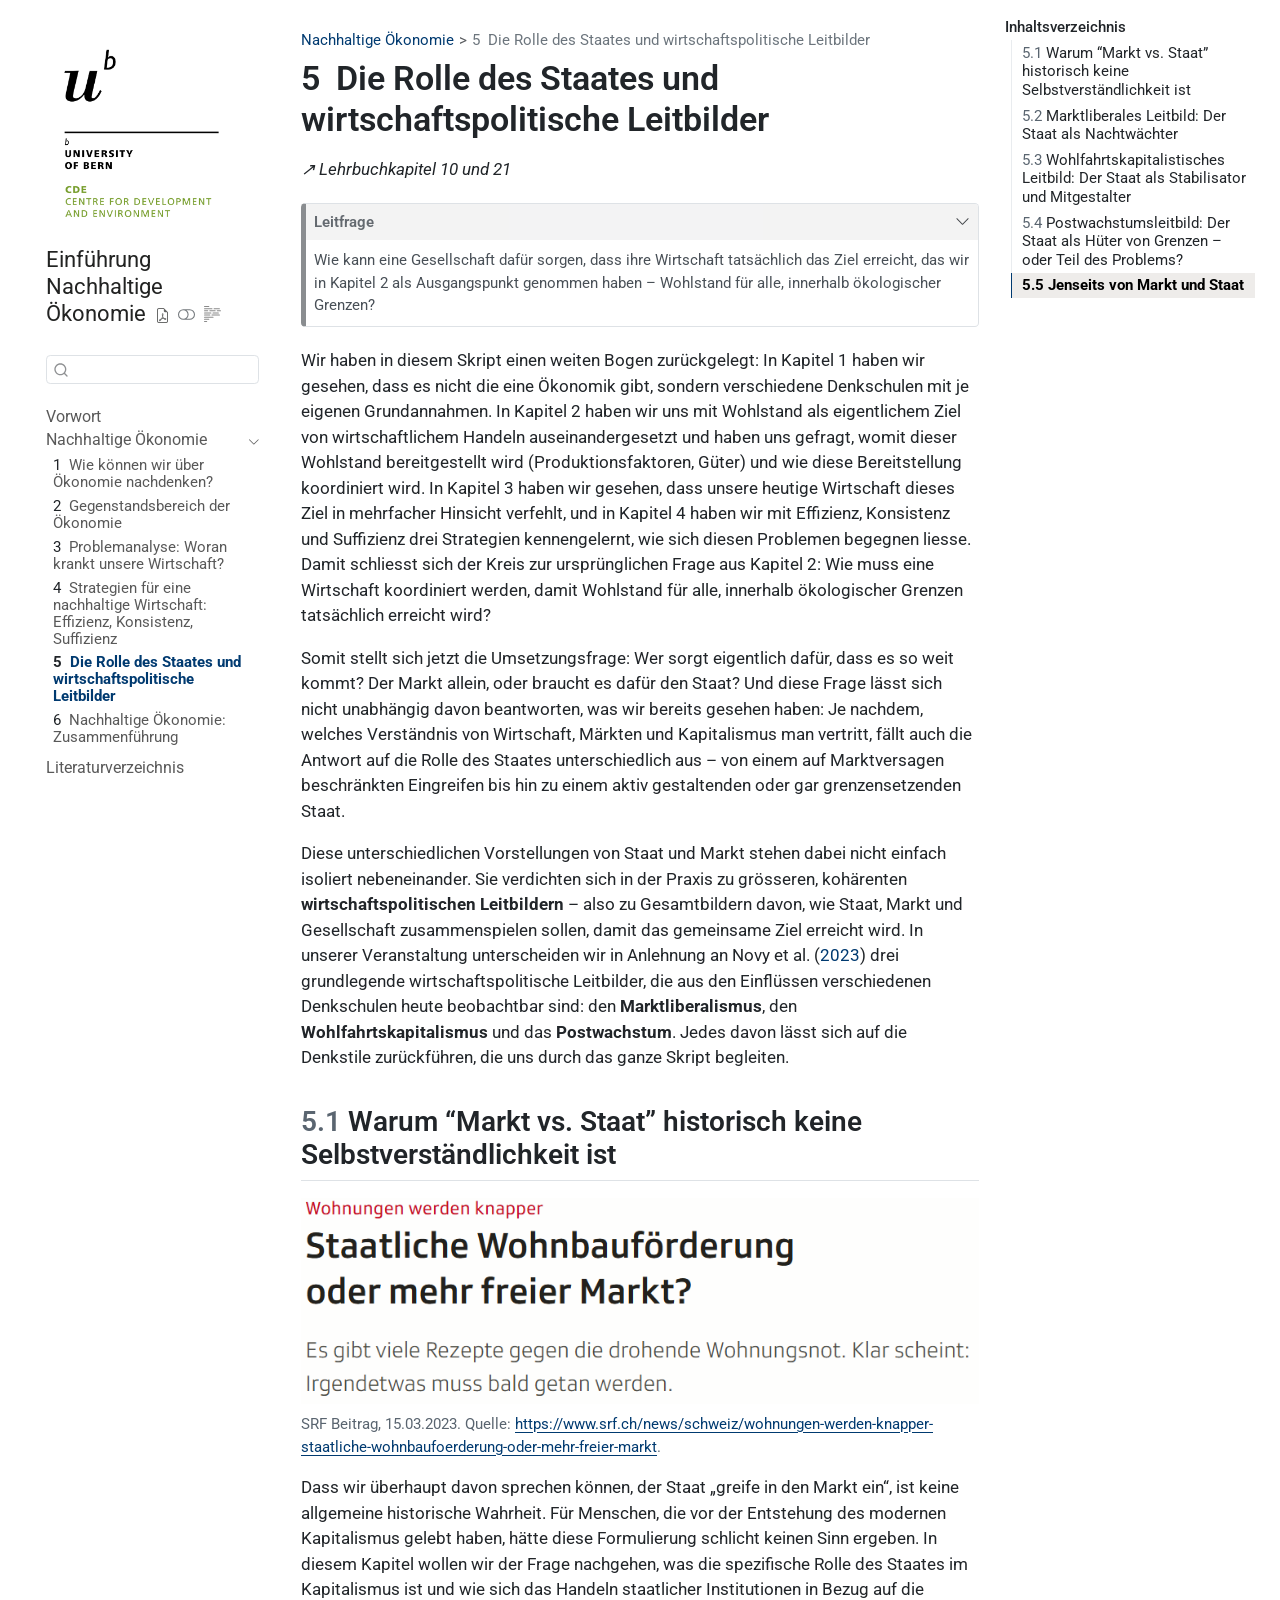
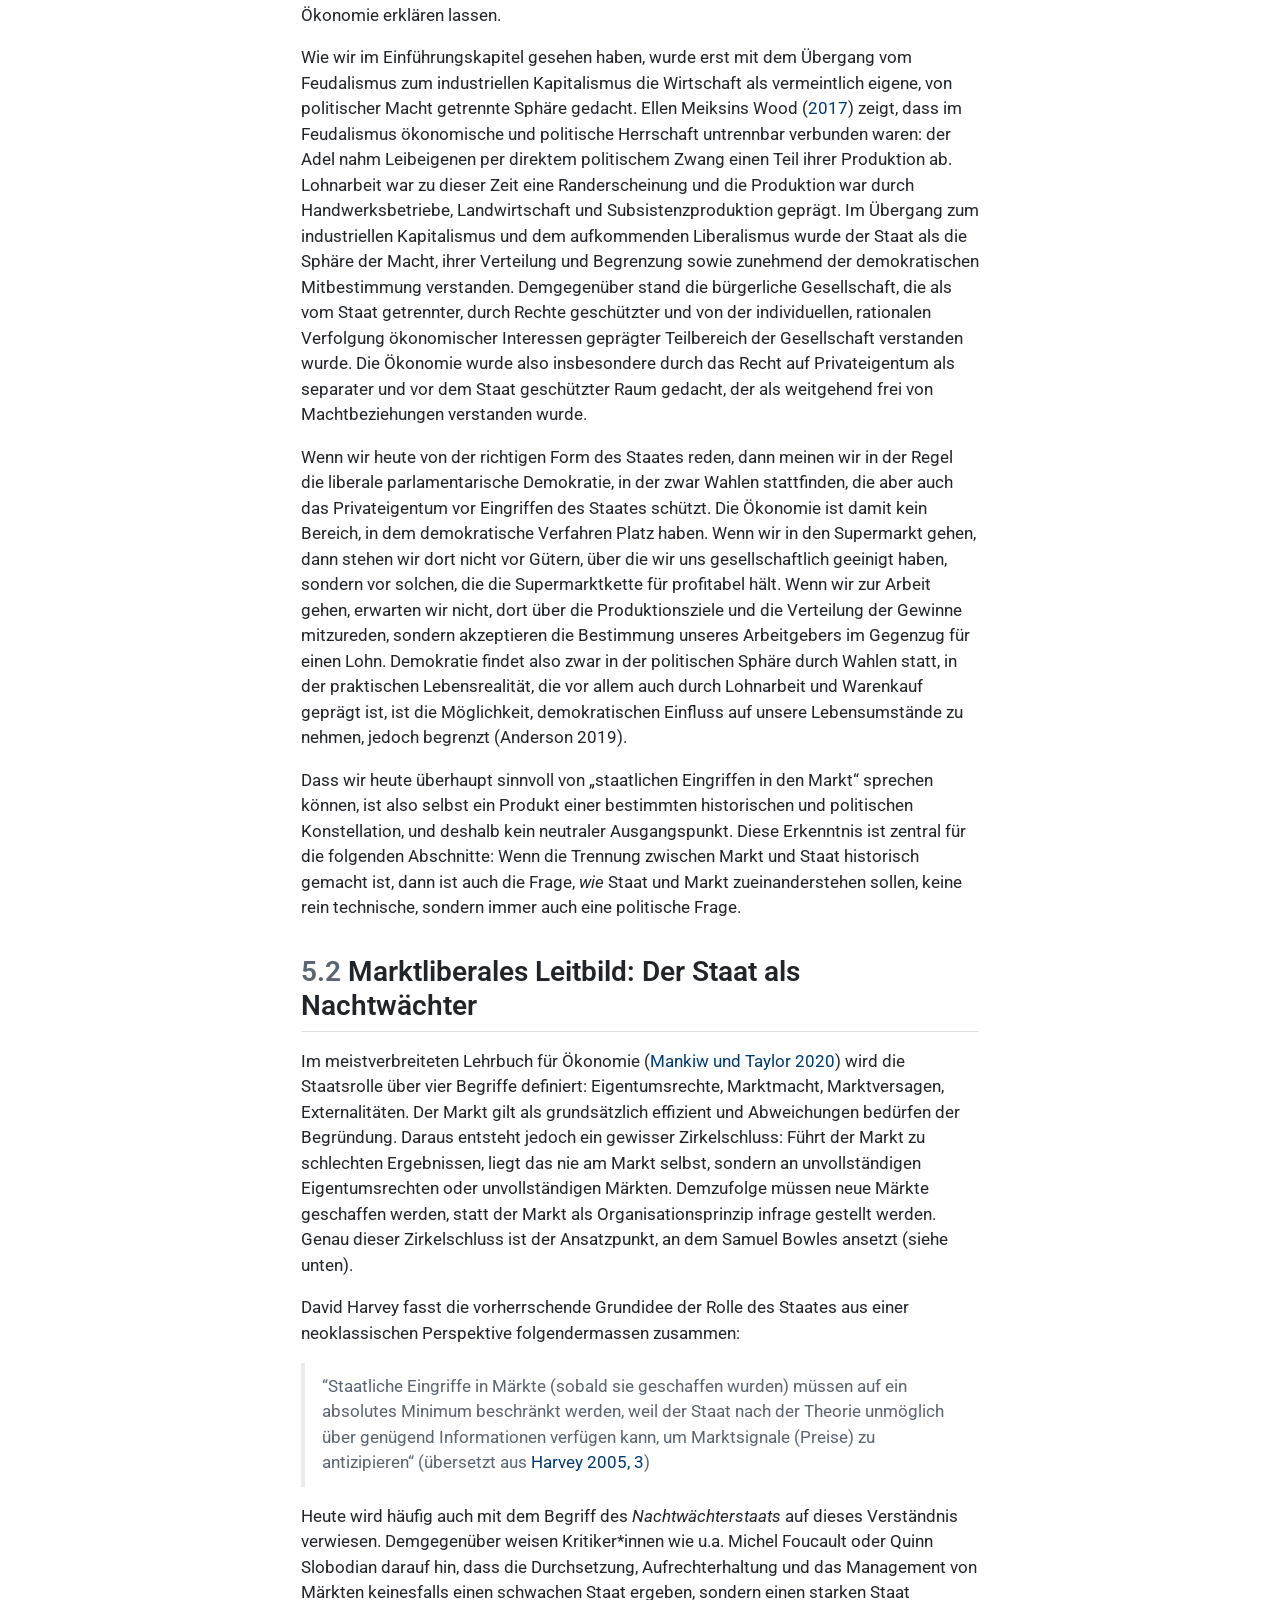
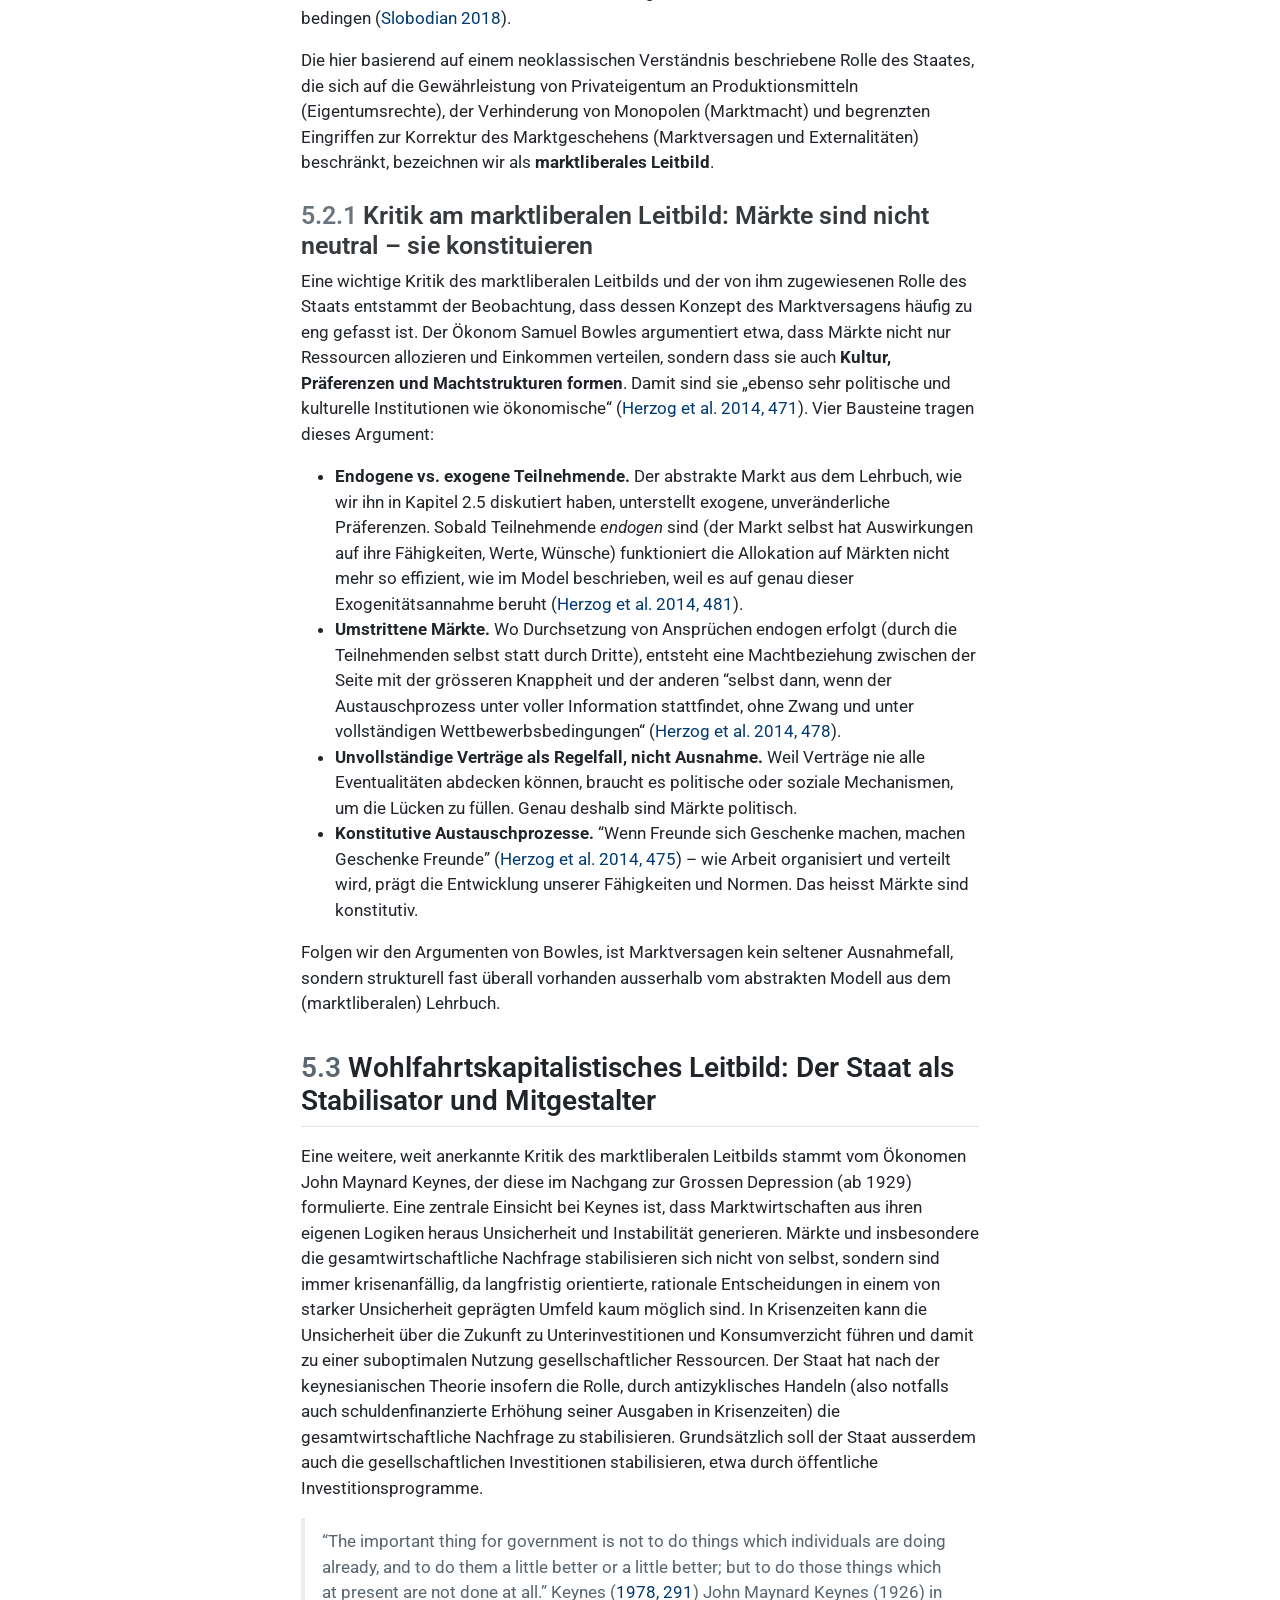
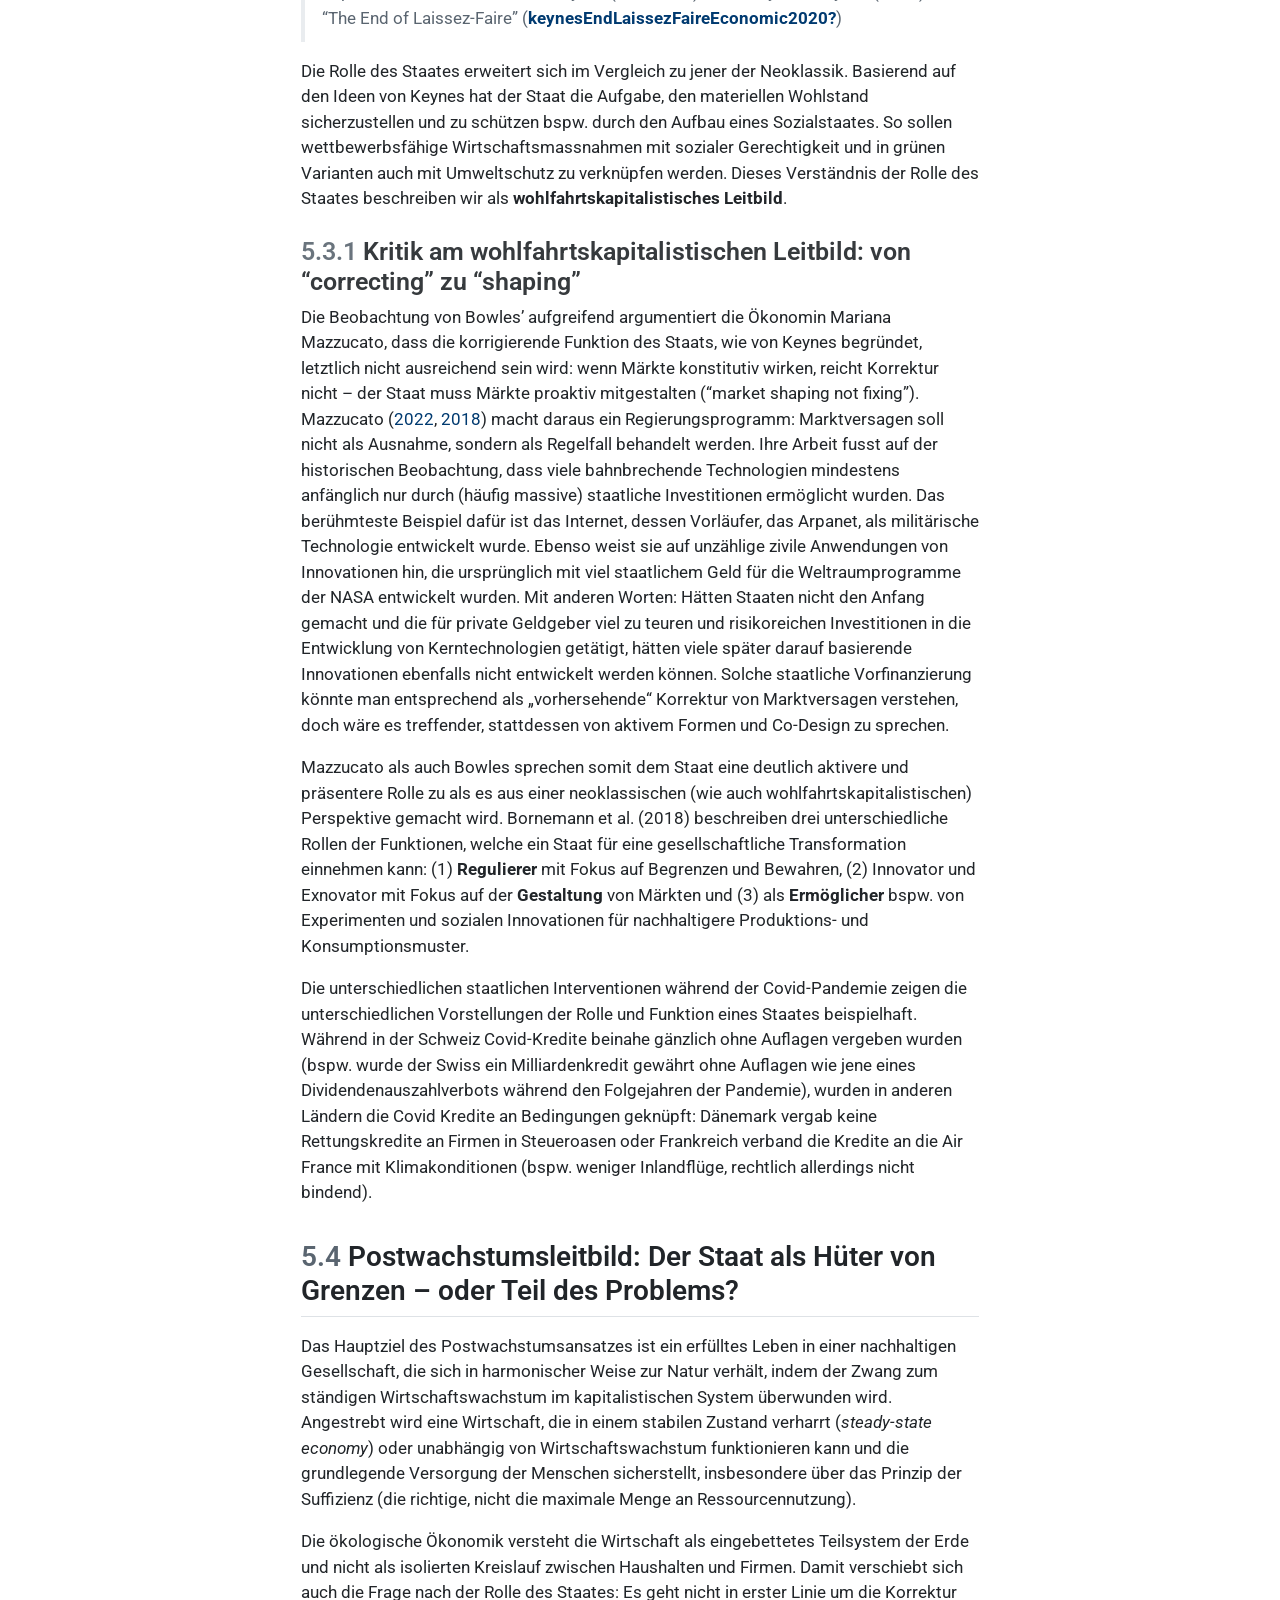
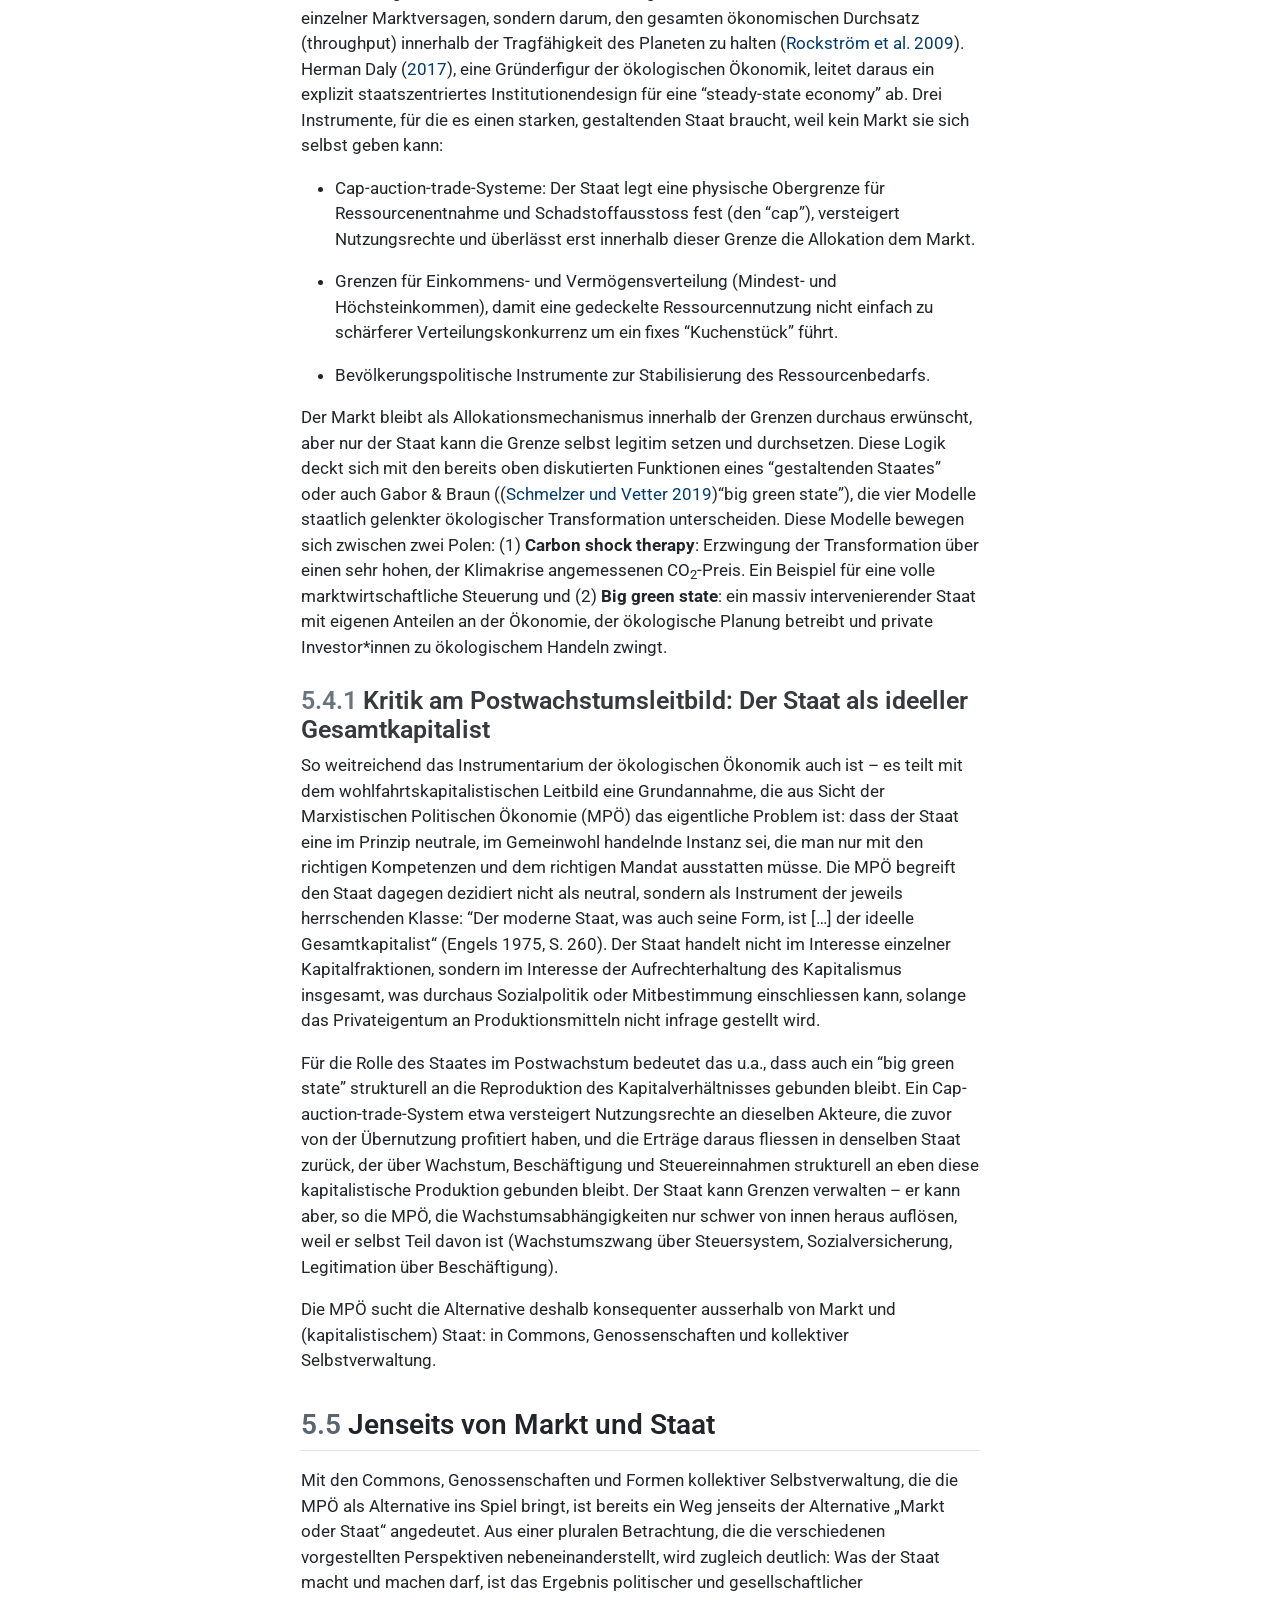
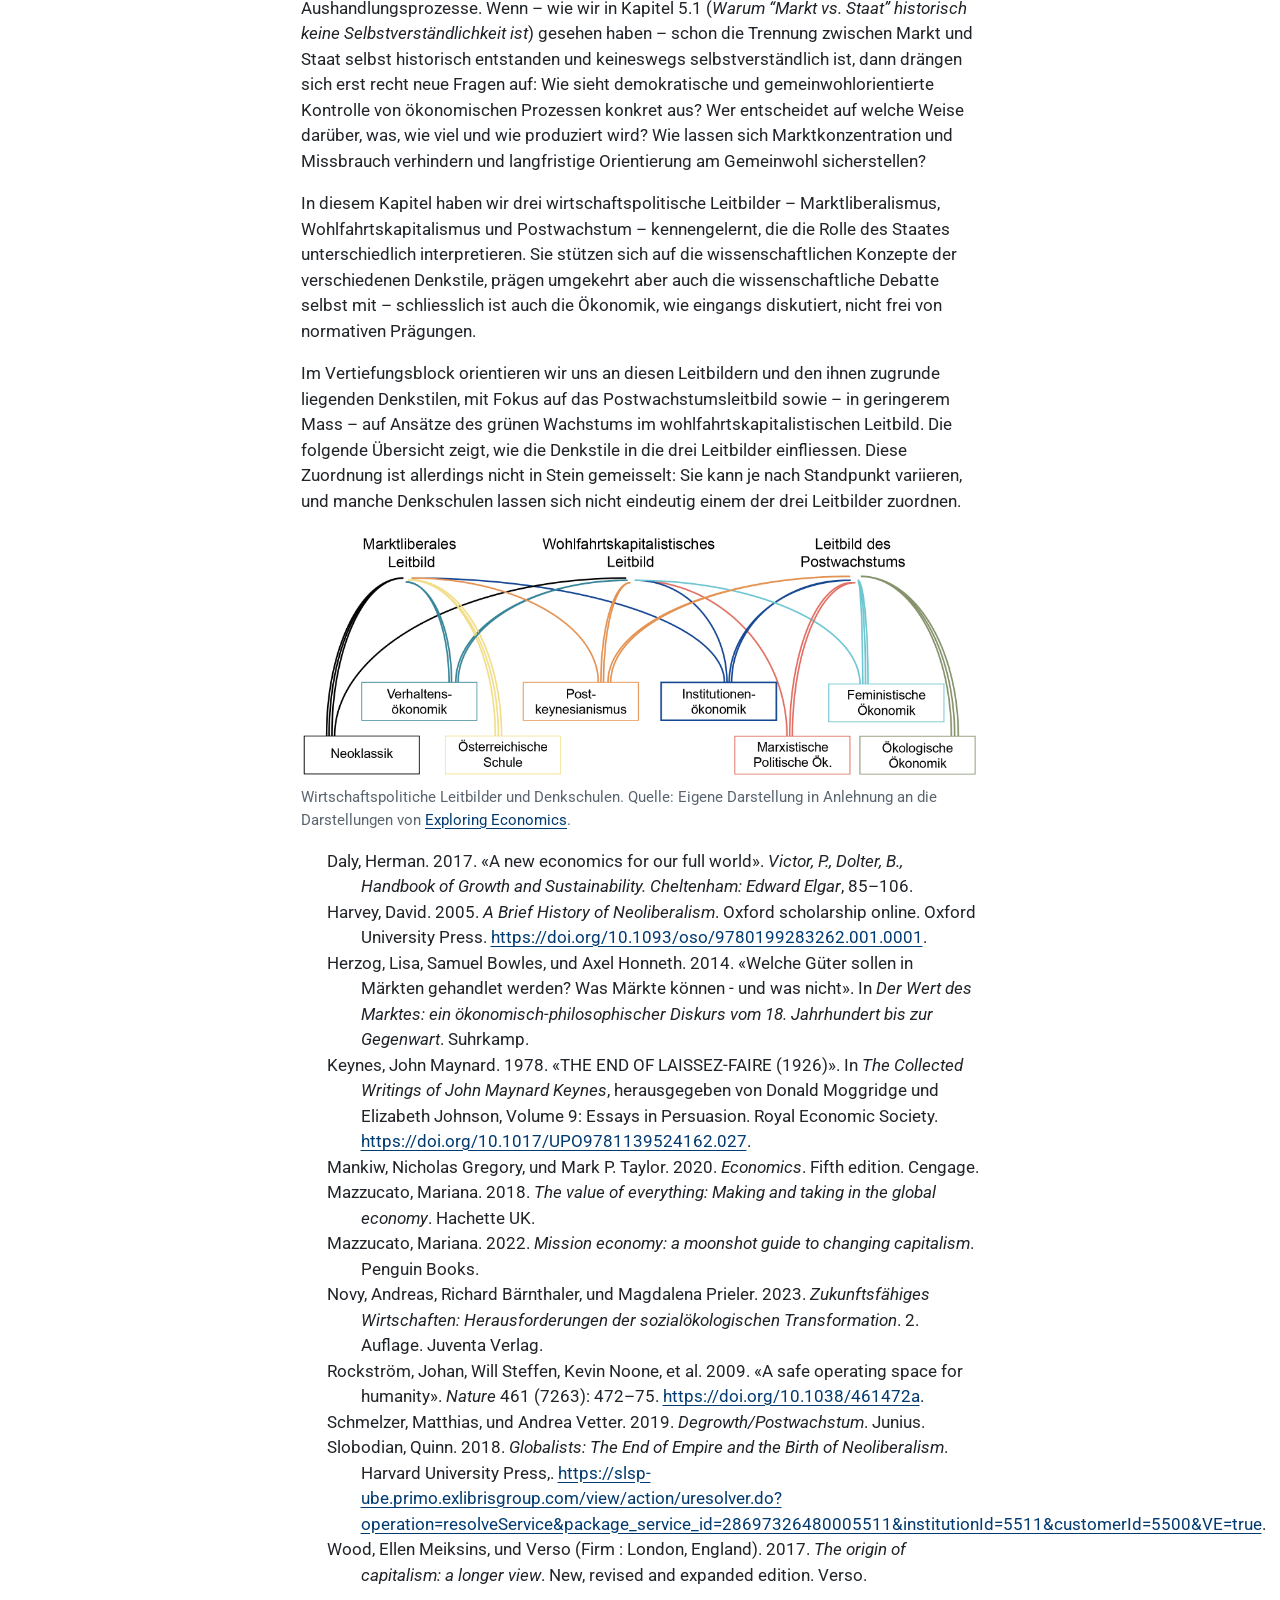
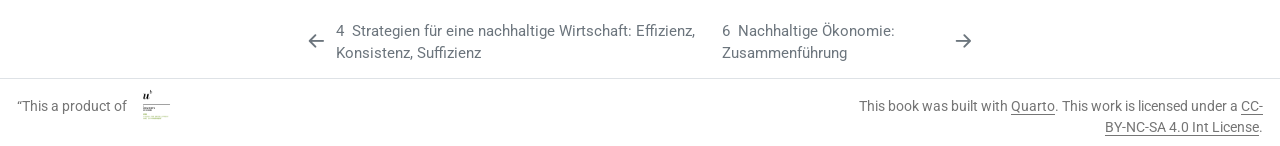
<file: 5_staat-leitbilder/5_intro.html>
<!DOCTYPE html>
<html xmlns="http://www.w3.org/1999/xhtml" lang="de-CH" xml:lang="de-CH"><head>

<meta charset="utf-8">
<meta name="generator" content="quarto-1.10.18">

<meta name="viewport" content="width=device-width, initial-scale=1.0, user-scalable=yes">


<title>5&nbsp; Die Rolle des Staates und wirtschaftspolitische Leitbilder – Einführung Nachhaltige Ökonomie</title>
<style>
/* Default styles provided by pandoc.
** See https://pandoc.org/MANUAL.html#variables-for-html for config info.
*/
span.smallcaps{font-variant: small-caps;}
div.columns{display: flex; gap: 1.5em;}
div.column{flex: auto;}
@media screen {
div.columns{gap: min(4vw, 1.5em);}
div.column{overflow-x: auto;}
}
div.hanging-indent{margin-left: 1.5em; text-indent: -1.5em;}
ul.task-list{list-style: none;}
ul.task-list li input[type="checkbox"] {
  width: 0.8em;
  margin: 0 0.8em 0.2em -1em; /* quarto-specific, see https://github.com/quarto-dev/quarto-cli/issues/4556 */ 
  vertical-align: middle;
}
/* CSS for citations */
div.csl-bib-body { }
div.csl-entry {
  clear: both;
}
.hanging-indent div.csl-entry {
  margin-left:2em;
  text-indent:-2em;
}
div.csl-left-margin {
  min-width:2em;
  float:left;
}
div.csl-right-inline {
  margin-left:2em;
  padding-left:1em;
}
div.csl-indent {
  margin-left: 2em;
}</style>


<script src="../site_libs/quarto-nav/quarto-nav.js"></script>
<script src="../site_libs/quarto-nav/headroom.min.js"></script>
<script src="../site_libs/clipboard/clipboard.min.js"></script>
<script src="../site_libs/quarto-search/autocomplete.umd.js"></script>
<script src="../site_libs/quarto-search/fuse.min.js"></script>
<script src="../site_libs/quarto-search/quarto-search.js"></script>
<meta name="quarto:offset" content="../">
<link href="../6_zusammenfuehrung/6_intro.html" rel="next">
<link href="../4_strategien/4_intro.html" rel="prev">
<link href="../images/cdelogo_e.png" rel="icon" type="image/png">
<script src="../site_libs/quarto-html/quarto.js" type="module"></script>
<script src="../site_libs/quarto-html/tabsets/tabsets.js" type="module"></script>
<script src="../site_libs/quarto-html/popper.min.js"></script>
<script src="../site_libs/quarto-html/tippy.umd.min.js"></script>
<script src="../site_libs/quarto-html/anchor.min.js"></script>
<link href="../site_libs/quarto-html/tippy.css" rel="stylesheet">
<link href="../site_libs/quarto-html/quarto-syntax-highlighting-64a204ab8560d761af7679ceaba22944.css" rel="stylesheet" class="quarto-color-scheme" id="quarto-text-highlighting-styles">
<link href="../site_libs/quarto-html/quarto-syntax-highlighting-dark-b85bc7c33db8c58e0ec93c3465666fed.css" rel="stylesheet" class="quarto-color-scheme quarto-color-alternate" id="quarto-text-highlighting-styles">
<link href="../site_libs/quarto-html/quarto-syntax-highlighting-64a204ab8560d761af7679ceaba22944.css" rel="stylesheet" class="quarto-color-scheme-extra" id="quarto-text-highlighting-styles">
<script src="../site_libs/bootstrap/bootstrap.min.js"></script>
<link href="../site_libs/bootstrap/bootstrap-icons.css" rel="stylesheet">
<link href="../site_libs/bootstrap/bootstrap-402df6278987b1c1cf6c287f8ba8e55b.min.css" rel="stylesheet" append-hash="true" class="quarto-color-scheme" id="quarto-bootstrap" data-mode="light">
<link href="../site_libs/bootstrap/bootstrap-dark-db150b37408ade8d98d47d3c9edab02a.min.css" rel="stylesheet" append-hash="true" class="quarto-color-scheme quarto-color-alternate" id="quarto-bootstrap" data-mode="dark">
<link href="../site_libs/bootstrap/bootstrap-402df6278987b1c1cf6c287f8ba8e55b.min.css" rel="stylesheet" append-hash="true" class="quarto-color-scheme-extra" id="quarto-bootstrap" data-mode="light">
<script src="../site_libs/quarto-contrib/glightbox/glightbox.min.js"></script>
<link href="../site_libs/quarto-contrib/glightbox/glightbox.min.css" rel="stylesheet">
<link href="../site_libs/quarto-contrib/glightbox/lightbox.css" rel="stylesheet">
<script id="quarto-search-options" type="application/json">{
  "location": "sidebar",
  "copy-button": false,
  "collapse-after": 3,
  "panel-placement": "start",
  "type": "textbox",
  "limit": 50,
  "keyboard-shortcut": [
    "f",
    "/",
    "s"
  ],
  "show-item-context": false,
  "language": {
    "search-no-results-text": "Keine Treffer",
    "search-matching-documents-text": "Treffer",
    "search-copy-link-title": "Link in die Suche kopieren",
    "search-hide-matches-text": "Zusätzliche Treffer verbergen",
    "search-more-match-text": "weitere Treffer in diesem Dokument",
    "search-more-matches-text": "weitere Treffer in diesem Dokument",
    "search-clear-button-title": "Zurücksetzen",
    "search-text-placeholder": "",
    "search-detached-cancel-button-title": "Abbrechen",
    "search-submit-button-title": "Abschicken",
    "search-label": "Suchen"
  }
}</script>
<link rel="preconnect" href="https://fonts.googleapis.com">
<link rel="preconnect" href="https://fonts.gstatic.com" crossorigin="">
<link href="https://fonts.googleapis.com/css2?family=Roboto:ital,wght@0,400;0,700;1,400;1,700&amp;family=Fira+Code:wght@400;500&amp;display=swap" rel="stylesheet">


<link rel="stylesheet" href="../webex.css">
</head>

<body class="nav-sidebar floating quarto-light"><script id="quarto-html-before-body" type="application/javascript">
    const toggleBodyColorMode = (bsSheetEl) => {
      const mode = bsSheetEl.getAttribute("data-mode");
      const bodyEl = window.document.querySelector("body");
      if (mode === "dark") {
        bodyEl.classList.add("quarto-dark");
        bodyEl.classList.remove("quarto-light");
      } else {
        bodyEl.classList.add("quarto-light");
        bodyEl.classList.remove("quarto-dark");
      }
    }
    const toggleBodyColorPrimary = () => {
      const bsSheetEl = window.document.querySelector("link#quarto-bootstrap:not([rel=disabled-stylesheet])");
      if (bsSheetEl) {
        toggleBodyColorMode(bsSheetEl);
      }
    }
    const setColorSchemeToggle = (alternate) => {
      const toggles = window.document.querySelectorAll('.quarto-color-scheme-toggle');
      for (let i=0; i < toggles.length; i++) {
        const toggle = toggles[i];
        if (toggle) {
          if (alternate) {
            toggle.classList.add("alternate");
          } else {
            toggle.classList.remove("alternate");
          }
        }
      }
    };
    const toggleColorMode = (alternate) => {
      // Switch the stylesheets
      const primaryStylesheets = window.document.querySelectorAll('link.quarto-color-scheme:not(.quarto-color-alternate)');
      const alternateStylesheets = window.document.querySelectorAll('link.quarto-color-scheme.quarto-color-alternate');
      manageTransitions('#quarto-margin-sidebar .nav-link', false);
      if (alternate) {
        // note: dark is layered on light, we don't disable primary!
        enableStylesheet(alternateStylesheets);
        for (const sheetNode of alternateStylesheets) {
          if (sheetNode.id === "quarto-bootstrap") {
            toggleBodyColorMode(sheetNode);
          }
        }
      } else {
        disableStylesheet(alternateStylesheets);
        enableStylesheet(primaryStylesheets)
        toggleBodyColorPrimary();
      }
      manageTransitions('#quarto-margin-sidebar .nav-link', true);
      // Switch the toggles
      setColorSchemeToggle(alternate)
      // Hack to workaround the fact that safari doesn't
      // properly recolor the scrollbar when toggling (#1455)
      if (navigator.userAgent.indexOf('Safari') > 0 && navigator.userAgent.indexOf('Chrome') == -1) {
        manageTransitions("body", false);
        window.scrollTo(0, 1);
        setTimeout(() => {
          window.scrollTo(0, 0);
          manageTransitions("body", true);
        }, 40);
      }
    }
    const disableStylesheet = (stylesheets) => {
      for (let i=0; i < stylesheets.length; i++) {
        const stylesheet = stylesheets[i];
        stylesheet.rel = 'disabled-stylesheet';
      }
    }
    const enableStylesheet = (stylesheets) => {
      for (let i=0; i < stylesheets.length; i++) {
        const stylesheet = stylesheets[i];
        if(stylesheet.rel !== 'stylesheet') { // for Chrome, which will still FOUC without this check
          stylesheet.rel = 'stylesheet';
        }
      }
    }
    const manageTransitions = (selector, allowTransitions) => {
      const els = window.document.querySelectorAll(selector);
      for (let i=0; i < els.length; i++) {
        const el = els[i];
        if (allowTransitions) {
          el.classList.remove('notransition');
        } else {
          el.classList.add('notransition');
        }
      }
    }
    const isFileUrl = () => {
      return window.location.protocol === 'file:';
    }
    const hasAlternateSentinel = () => {
      let styleSentinel = getColorSchemeSentinel();
      if (styleSentinel !== null) {
        return styleSentinel === "alternate";
      } else {
        return false;
      }
    }
    const setStyleSentinel = (alternate) => {
      const value = alternate ? "alternate" : "default";
      if (!isFileUrl()) {
        window.localStorage.setItem("quarto-color-scheme", value);
      } else {
        localAlternateSentinel = value;
      }
    }
    const getColorSchemeSentinel = () => {
      if (!isFileUrl()) {
        const storageValue = window.localStorage.getItem("quarto-color-scheme");
        return storageValue != null ? storageValue : localAlternateSentinel;
      } else {
        return localAlternateSentinel;
      }
    }
    const toggleGiscusIfUsed = (isAlternate, darkModeDefault) => {
      const baseTheme = document.querySelector('#giscus-base-theme')?.value ?? 'light';
      const alternateTheme = document.querySelector('#giscus-alt-theme')?.value ?? 'dark';
      let newTheme = '';
      if(authorPrefersDark) {
        newTheme = isAlternate ? baseTheme : alternateTheme;
      } else {
        newTheme = isAlternate ? alternateTheme : baseTheme;
      }
      const changeGiscusTheme = () => {
        // From: https://github.com/giscus/giscus/issues/336
        const sendMessage = (message) => {
          const iframe = document.querySelector('iframe.giscus-frame');
          if (!iframe) return;
          iframe.contentWindow.postMessage({ giscus: message }, 'https://giscus.app');
        }
        sendMessage({
          setConfig: {
            theme: newTheme
          }
        });
      }
      const isGiscussLoaded = window.document.querySelector('iframe.giscus-frame') !== null;
      if (isGiscussLoaded) {
        changeGiscusTheme();
      }
    };
    const authorPrefersDark = false;
    const darkModeDefault = authorPrefersDark;
      document.querySelector('link#quarto-text-highlighting-styles.quarto-color-scheme-extra').rel = 'disabled-stylesheet';
      document.querySelector('link#quarto-bootstrap.quarto-color-scheme-extra').rel = 'disabled-stylesheet';
    let localAlternateSentinel = darkModeDefault ? 'alternate' : 'default';
    // Dark / light mode switch
    window.quartoToggleColorScheme = () => {
      // Read the current dark / light value
      let toAlternate = !hasAlternateSentinel();
      toggleColorMode(toAlternate);
      setStyleSentinel(toAlternate);
      toggleGiscusIfUsed(toAlternate, darkModeDefault);
      window.dispatchEvent(new Event('resize'));
    };
    // Switch to dark mode if need be
    if (hasAlternateSentinel()) {
      toggleColorMode(true);
    } else {
      toggleColorMode(false);
    }
  </script>

<div id="quarto-search-results"></div>
  <header id="quarto-header" class="headroom fixed-top">
  <nav class="quarto-secondary-nav">
    <div class="container-fluid d-flex">
      <button type="button" class="quarto-btn-toggle btn" data-bs-toggle="collapse" role="button" data-bs-target=".quarto-sidebar-collapse-item" aria-controls="quarto-sidebar" aria-expanded="false" aria-label="Seitenleiste umschalten" onclick="if (window.quartoToggleHeadroom) { window.quartoToggleHeadroom(); }">
        <i class="bi bi-layout-text-sidebar-reverse"></i>
      </button>
        <nav class="quarto-page-breadcrumbs" aria-label="breadcrumb"><ol class="breadcrumb"><li class="breadcrumb-item"><a href="../1_oekonomie-denken/1_intro.html">Nachhaltige Ökonomie</a></li><li class="breadcrumb-item"><a href="5_intro.html"><span class="chapter-number">5</span>&nbsp; <span class="chapter-title">Die Rolle des Staates und wirtschaftspolitische Leitbilder</span></a></li></ol></nav>
        <a class="flex-grow-1" role="navigation" data-bs-toggle="collapse" data-bs-target=".quarto-sidebar-collapse-item" aria-controls="quarto-sidebar" aria-expanded="false" aria-label="Seitenleiste umschalten" onclick="if (window.quartoToggleHeadroom) { window.quartoToggleHeadroom(); }">      
        </a>
      <button type="button" class="btn quarto-search-button" aria-label="Suchen" onclick="window.quartoOpenSearch();">
        <i class="bi bi-search"></i>
      </button>
    </div>
  </nav>
</header>
<!-- content -->
<div id="quarto-content" class="quarto-container page-columns page-rows-contents page-layout-article">
<!-- sidebar -->
  <nav id="quarto-sidebar" class="sidebar collapse collapse-horizontal quarto-sidebar-collapse-item sidebar-navigation floating overflow-auto">
    <div class="pt-lg-2 mt-2 text-left sidebar-header sidebar-header-stacked">
      <a href="../index.html" class="sidebar-logo-link">
      <img src="../images/cdelogo_e.png" alt="" class="sidebar-logo light-content py-0 d-lg-inline d-none">
      <img src="../images/cdelogo_e.png" alt="" class="sidebar-logo dark-content py-0 d-lg-inline d-none">
      </a>
    <div class="sidebar-title mb-0 py-0">
      <a href="../../Nachhaltig-Wirtschaften">Einführung Nachhaltige Ökonomie</a> 
        <div class="sidebar-tools-main tools-wide">
    <a href="https://github.com/CDEteaching/Nachhaltig-Wirtschaften/blob/main/pdf/NachhaltigWirtschaften.pdf" title="Kursskript (PDF)" class="quarto-navigation-tool px-1" aria-label="Kursskript (PDF)"><i class="bi bi-file-earmark-pdf"></i></a>
  <a href="" class="quarto-color-scheme-toggle quarto-navigation-tool  px-1" onclick="window.quartoToggleColorScheme(); return false;" title="Dunkelmodus umschalten"><i class="bi"></i></a>
  <a href="" class="quarto-reader-toggle quarto-navigation-tool px-1" onclick="window.quartoToggleReader(); return false;" title="Lesemodus umschalten">
  <div class="quarto-reader-toggle-btn">
  <i class="bi"></i>
  </div>
</a>
</div>
    </div>
      </div>
        <div class="mt-2 flex-shrink-0 align-items-center">
        <div class="sidebar-search">
        <div id="quarto-search" class="" title="Suchen"></div>
        </div>
        </div>
    <div class="sidebar-menu-container"> 
    <ul class="list-unstyled mt-1">
        <li class="sidebar-item">
  <div class="sidebar-item-container"> 
  <a href="../index.html" class="sidebar-item-text sidebar-link">
 <span class="menu-text">Vorwort</span></a>
  </div>
</li>
        <li class="sidebar-item sidebar-item-section">
      <div class="sidebar-item-container"> 
            <a class="sidebar-item-text sidebar-link text-start" data-bs-toggle="collapse" data-bs-target="#quarto-sidebar-section-1" role="navigation" aria-expanded="true">
 <span class="menu-text">Nachhaltige Ökonomie</span></a>
          <a class="sidebar-item-toggle text-start" data-bs-toggle="collapse" data-bs-target="#quarto-sidebar-section-1" role="navigation" aria-expanded="true" aria-label="Abschnitt umschalten">
            <i class="bi bi-chevron-right ms-2"></i>
          </a> 
      </div>
      <ul id="quarto-sidebar-section-1" class="collapse list-unstyled sidebar-section depth1 show">  
          <li class="sidebar-item">
  <div class="sidebar-item-container"> 
  <a href="../1_oekonomie-denken/1_intro.html" class="sidebar-item-text sidebar-link">
 <span class="menu-text"><span class="chapter-number">1</span>&nbsp; <span class="chapter-title">Wie können wir über Ökonomie nachdenken?</span></span></a>
  </div>
</li>
          <li class="sidebar-item">
  <div class="sidebar-item-container"> 
  <a href="../2_gegenstandsbereich/2_intro.html" class="sidebar-item-text sidebar-link">
 <span class="menu-text"><span class="chapter-number">2</span>&nbsp; <span class="chapter-title">Gegenstandsbereich der Ökonomie</span></span></a>
  </div>
</li>
          <li class="sidebar-item">
  <div class="sidebar-item-container"> 
  <a href="../3_problemanalyse/3_intro.html" class="sidebar-item-text sidebar-link">
 <span class="menu-text"><span class="chapter-number">3</span>&nbsp; <span class="chapter-title">Problemanalyse: Woran krankt unsere Wirtschaft?</span></span></a>
  </div>
</li>
          <li class="sidebar-item">
  <div class="sidebar-item-container"> 
  <a href="../4_strategien/4_intro.html" class="sidebar-item-text sidebar-link">
 <span class="menu-text"><span class="chapter-number">4</span>&nbsp; <span class="chapter-title">Strategien für eine nachhaltige Wirtschaft: Effizienz, Konsistenz, Suffizienz</span></span></a>
  </div>
</li>
          <li class="sidebar-item">
  <div class="sidebar-item-container"> 
  <a href="5_intro.html" class="sidebar-item-text sidebar-link active">
 <span class="menu-text"><span class="chapter-number">5</span>&nbsp; <span class="chapter-title">Die Rolle des Staates und wirtschaftspolitische Leitbilder</span></span></a>
  </div>
</li>
          <li class="sidebar-item">
  <div class="sidebar-item-container"> 
  <a href="../6_zusammenfuehrung/6_intro.html" class="sidebar-item-text sidebar-link">
 <span class="menu-text"><span class="chapter-number">6</span>&nbsp; <span class="chapter-title">Nachhaltige Ökonomie: Zusammenführung</span></span></a>
  </div>
</li>
      </ul>
  </li>
        <li class="sidebar-item">
  <div class="sidebar-item-container"> 
  <a href="../docs/references.html" class="sidebar-item-text sidebar-link">
 <span class="menu-text">Literaturverzeichnis</span></a>
  </div>
</li>
    </ul>
    </div>
</nav>
<div id="quarto-sidebar-glass" class="quarto-sidebar-collapse-item" data-bs-toggle="collapse" data-bs-target=".quarto-sidebar-collapse-item"></div>
<!-- margin-sidebar -->
    <div id="quarto-margin-sidebar" class="sidebar margin-sidebar">
        <nav id="TOC" role="doc-toc" class="toc-active">
    <h2 id="toc-title">Inhaltsverzeichnis</h2>
   
  <ul>
  <li><a href="#warum-markt-vs.-staat-historisch-keine-selbstverständlichkeit-ist" id="toc-warum-markt-vs.-staat-historisch-keine-selbstverständlichkeit-ist" class="nav-link active" data-scroll-target="#warum-markt-vs.-staat-historisch-keine-selbstverständlichkeit-ist"><span class="header-section-number">5.1</span> Warum “Markt vs.&nbsp;Staat” historisch keine Selbstverständlichkeit ist</a></li>
  <li><a href="#marktliberales-leitbild-der-staat-als-nachtwächter" id="toc-marktliberales-leitbild-der-staat-als-nachtwächter" class="nav-link" data-scroll-target="#marktliberales-leitbild-der-staat-als-nachtwächter"><span class="header-section-number">5.2</span> Marktliberales Leitbild: Der Staat als Nachtwächter</a>
  <ul class="collapse">
  <li><a href="#kritik-am-marktliberalen-leitbild-märkte-sind-nicht-neutral-sie-konstituieren" id="toc-kritik-am-marktliberalen-leitbild-märkte-sind-nicht-neutral-sie-konstituieren" class="nav-link" data-scroll-target="#kritik-am-marktliberalen-leitbild-märkte-sind-nicht-neutral-sie-konstituieren"><span class="header-section-number">5.2.1</span> Kritik am marktliberalen Leitbild: Märkte sind nicht neutral – sie konstituieren</a></li>
  </ul></li>
  <li><a href="#wohlfahrtskapitalistisches-leitbild-der-staat-als-stabilisator-und-mitgestalter" id="toc-wohlfahrtskapitalistisches-leitbild-der-staat-als-stabilisator-und-mitgestalter" class="nav-link" data-scroll-target="#wohlfahrtskapitalistisches-leitbild-der-staat-als-stabilisator-und-mitgestalter"><span class="header-section-number">5.3</span> Wohlfahrtskapitalistisches Leitbild: Der Staat als Stabilisator und Mitgestalter</a>
  <ul class="collapse">
  <li><a href="#kritik-am-wohlfahrtskapitalistischen-leitbild-von-correcting-zu-shaping" id="toc-kritik-am-wohlfahrtskapitalistischen-leitbild-von-correcting-zu-shaping" class="nav-link" data-scroll-target="#kritik-am-wohlfahrtskapitalistischen-leitbild-von-correcting-zu-shaping"><span class="header-section-number">5.3.1</span> Kritik am wohlfahrtskapitalistischen Leitbild: von “correcting” zu “shaping”</a></li>
  </ul></li>
  <li><a href="#postwachstumsleitbild-der-staat-als-hüter-von-grenzen-oder-teil-des-problems" id="toc-postwachstumsleitbild-der-staat-als-hüter-von-grenzen-oder-teil-des-problems" class="nav-link" data-scroll-target="#postwachstumsleitbild-der-staat-als-hüter-von-grenzen-oder-teil-des-problems"><span class="header-section-number">5.4</span> Postwachstumsleitbild: Der Staat als Hüter von Grenzen – oder Teil des Problems?</a>
  <ul class="collapse">
  <li><a href="#kritik-am-postwachstumsleitbild-der-staat-als-ideeller-gesamtkapitalist" id="toc-kritik-am-postwachstumsleitbild-der-staat-als-ideeller-gesamtkapitalist" class="nav-link" data-scroll-target="#kritik-am-postwachstumsleitbild-der-staat-als-ideeller-gesamtkapitalist"><span class="header-section-number">5.4.1</span> Kritik am Postwachstumsleitbild: Der Staat als ideeller Gesamtkapitalist</a></li>
  </ul></li>
  <li><a href="#jenseits-von-markt-und-staat" id="toc-jenseits-von-markt-und-staat" class="nav-link" data-scroll-target="#jenseits-von-markt-und-staat"><span class="header-section-number">5.5</span> Jenseits von Markt und Staat</a></li>
  </ul>
</nav>
    </div>
<!-- main -->
<main class="content" id="quarto-document-content">


<header id="title-block-header" class="quarto-title-block default"><nav class="quarto-page-breadcrumbs quarto-title-breadcrumbs d-none d-lg-block" aria-label="breadcrumb"><ol class="breadcrumb"><li class="breadcrumb-item"><a href="../1_oekonomie-denken/1_intro.html">Nachhaltige Ökonomie</a></li><li class="breadcrumb-item"><a href="5_intro.html"><span class="chapter-number">5</span>&nbsp; <span class="chapter-title">Die Rolle des Staates und wirtschaftspolitische Leitbilder</span></a></li></ol></nav>
<div class="quarto-title">
<h1 class="title"><span class="chapter-number">5</span>&nbsp; <span class="chapter-title">Die Rolle des Staates und wirtschaftspolitische Leitbilder</span></h1>
</div>



<div class="quarto-title-meta">

    
  
    
  </div>
  


</header>


<p><em>↗ Lehrbuchkapitel 10 und 21</em></p>
<div class="leitfrage callout callout-style-default callout-note no-icon callout-titled">
<div class="callout-header d-flex align-content-center" data-bs-toggle="collapse" data-bs-target=".callout-1-contents" aria-controls="callout-1" aria-expanded="true" aria-label="Toggle callout">
<div class="callout-icon-container">
<i class="callout-icon no-icon"></i>
</div>
<div class="callout-title-container flex-fill">
<span class="screen-reader-only">Hinweis</span>Leitfrage
</div>
<div class="callout-btn-toggle d-inline-block border-0 py-1 ps-1 pe-0 float-end"><i class="callout-toggle"></i></div>
</div>
<div id="callout-1" class="callout-1-contents callout-collapse collapse show">
<div class="callout-body-container callout-body">
<p>Wie kann eine Gesellschaft dafür sorgen, dass ihre Wirtschaft tatsächlich das Ziel erreicht, das wir in Kapitel 2 als Ausgangspunkt genommen haben – Wohlstand für alle, innerhalb ökologischer Grenzen?</p>
</div>
</div>
</div>
<p>Wir haben in diesem Skript einen weiten Bogen zurückgelegt: In Kapitel 1 haben wir gesehen, dass es nicht die eine Ökonomik gibt, sondern verschiedene Denkschulen mit je eigenen Grundannahmen. In Kapitel 2 haben wir uns mit Wohlstand als eigentlichem Ziel von wirtschaftlichem Handeln auseinandergesetzt und haben uns gefragt, womit dieser Wohlstand bereitgestellt wird (Produktionsfaktoren, Güter) und wie diese Bereitstellung koordiniert wird. In Kapitel 3 haben wir gesehen, dass unsere heutige Wirtschaft dieses Ziel in mehrfacher Hinsicht verfehlt, und in Kapitel 4 haben wir mit Effizienz, Konsistenz und Suffizienz drei Strategien kennengelernt, wie sich diesen Problemen begegnen liesse. Damit schliesst sich der Kreis zur ursprünglichen Frage aus Kapitel 2: Wie muss eine Wirtschaft koordiniert werden, damit Wohlstand für alle, innerhalb ökologischer Grenzen tatsächlich erreicht wird?</p>
<p>Somit stellt sich jetzt die Umsetzungsfrage: Wer sorgt eigentlich dafür, dass es so weit kommt? Der Markt allein, oder braucht es dafür den Staat? Und diese Frage lässt sich nicht unabhängig davon beantworten, was wir bereits gesehen haben: Je nachdem, welches Verständnis von Wirtschaft, Märkten und Kapitalismus man vertritt, fällt auch die Antwort auf die Rolle des Staates unterschiedlich aus – von einem auf Marktversagen beschränkten Eingreifen bis hin zu einem aktiv gestaltenden oder gar grenzensetzenden Staat.</p>
<p>Diese unterschiedlichen Vorstellungen von Staat und Markt stehen dabei nicht einfach isoliert nebeneinander. Sie verdichten sich in der Praxis zu grösseren, kohärenten <strong>wirtschaftspolitischen Leitbildern</strong> – also zu Gesamtbildern davon, wie Staat, Markt und Gesellschaft zusammenspielen sollen, damit das gemeinsame Ziel erreicht wird. In unserer Veranstaltung unterscheiden wir in Anlehnung an <span class="citation" data-cites="novyZukunftsfaehigesWirtschaften2023">Novy et al. (<a href="#ref-novyZukunftsfaehigesWirtschaften2023" role="doc-biblioref">2023</a>)</span> drei grundlegende wirtschaftspolitische Leitbilder, die aus den Einflüssen verschiedenen Denkschulen heute beobachtbar sind: den <strong>Marktliberalismus</strong>, den <strong>Wohlfahrtskapitalismus</strong> und das <strong>Postwachstum</strong>. Jedes davon lässt sich auf die Denkstile zurückführen, die uns durch das ganze Skript begleiten.</p>
<section id="warum-markt-vs.-staat-historisch-keine-selbstverständlichkeit-ist" class="level2" data-number="5.1">
<h2 data-number="5.1" class="anchored" data-anchor-id="warum-markt-vs.-staat-historisch-keine-selbstverständlichkeit-ist"><span class="header-section-number">5.1</span> Warum “Markt vs.&nbsp;Staat” historisch keine Selbstverständlichkeit ist</h2>
<div class="quarto-figure quarto-figure-center">
<figure class="figure">
<p><a href="images/abb1.png" class="lightbox" data-gallery="quarto-lightbox-gallery-1" title="SRF Beitrag, 15.03.2023. Quelle: https://www.srf.ch/news/schweiz/wohnungen-werden-knapper-staatliche-wohnbaufoerderung-oder-mehr-freier-markt."><img src="images/abb1.png" class="img-fluid figure-img" alt="SRF Beitrag, 15.03.2023. Quelle: https://www.srf.ch/news/schweiz/wohnungen-werden-knapper-staatliche-wohnbaufoerderung-oder-mehr-freier-markt."></a></p>
<figcaption>SRF Beitrag, 15.03.2023. Quelle: <a href="https://www.srf.ch/news/schweiz/wohnungen-werden-knapper-staatliche-wohnbaufoerderung-oder-mehr-freier-markt" class="uri">https://www.srf.ch/news/schweiz/wohnungen-werden-knapper-staatliche-wohnbaufoerderung-oder-mehr-freier-markt</a>.</figcaption>
</figure>
</div>
<p>Dass wir überhaupt davon sprechen können, der Staat „greife in den Markt ein“, ist keine allgemeine historische Wahrheit. Für Menschen, die vor der Entstehung des modernen Kapitalismus gelebt haben, hätte diese Formulierung schlicht keinen Sinn ergeben. In diesem Kapitel wollen wir der Frage nachgehen, was die spezifische Rolle des Staates im Kapitalismus ist und wie sich das Handeln staatlicher Institutionen in Bezug auf die Ökonomie erklären lassen.</p>
<p>Wie wir im Einführungskapitel gesehen haben, wurde erst mit dem Übergang vom Feudalismus zum industriellen Kapitalismus die Wirtschaft als vermeintlich eigene, von politischer Macht getrennte Sphäre gedacht. Ellen Meiksins Wood <span class="citation" data-cites="woodOriginCapitalismLonger2017">(<a href="#ref-woodOriginCapitalismLonger2017" role="doc-biblioref">2017</a>)</span> zeigt, dass im Feudalismus ökonomische und politische Herrschaft untrennbar verbunden waren: der Adel nahm Leibeigenen per direktem politischem Zwang einen Teil ihrer Produktion ab. Lohnarbeit war zu dieser Zeit eine Randerscheinung und die Produktion war durch Handwerksbetriebe, Landwirtschaft und Subsistenzproduktion geprägt. Im Übergang zum industriellen Kapitalismus und dem aufkommenden Liberalismus wurde der Staat als die Sphäre der Macht, ihrer Verteilung und Begrenzung sowie zunehmend der demokratischen Mitbestimmung verstanden. Demgegenüber stand die bürgerliche Gesellschaft, die als vom Staat getrennter, durch Rechte geschützter und von der individuellen, rationalen Verfolgung ökonomischer Interessen geprägter Teilbereich der Gesellschaft verstanden wurde. Die Ökonomie wurde also insbesondere durch das Recht auf Privateigentum als separater und vor dem Staat geschützter Raum gedacht, der als weitgehend frei von Machtbeziehungen verstanden wurde.</p>
<p>Wenn wir heute von der richtigen Form des Staates reden, dann meinen wir in der Regel die liberale parlamentarische Demokratie, in der zwar Wahlen stattfinden, die aber auch das Privateigentum vor Eingriffen des Staates schützt. Die Ökonomie ist damit kein Bereich, in dem demokratische Verfahren Platz haben. Wenn wir in den Supermarkt gehen, dann stehen wir dort nicht vor Gütern, über die wir uns gesellschaftlich geeinigt haben, sondern vor solchen, die die Supermarktkette für profitabel hält. Wenn wir zur Arbeit gehen, erwarten wir nicht, dort über die Produktionsziele und die Verteilung der Gewinne mitzureden, sondern akzeptieren die Bestimmung unseres Arbeitgebers im Gegenzug für einen Lohn. Demokratie findet also zwar in der politischen Sphäre durch Wahlen statt, in der praktischen Lebensrealität, die vor allem auch durch Lohnarbeit und Warenkauf geprägt ist, ist die Möglichkeit, demokratischen Einfluss auf unsere Lebensumstände zu nehmen, jedoch begrenzt (Anderson 2019).</p>
<p>Dass wir heute überhaupt sinnvoll von „staatlichen Eingriffen in den Markt“ sprechen können, ist also selbst ein Produkt einer bestimmten historischen und politischen Konstellation, und deshalb kein neutraler Ausgangspunkt. Diese Erkenntnis ist zentral für die folgenden Abschnitte: Wenn die Trennung zwischen Markt und Staat historisch gemacht ist, dann ist auch die Frage, <em>wie</em> Staat und Markt zueinanderstehen sollen, keine rein technische, sondern immer auch eine politische Frage.</p>
</section>
<section id="marktliberales-leitbild-der-staat-als-nachtwächter" class="level2" data-number="5.2">
<h2 data-number="5.2" class="anchored" data-anchor-id="marktliberales-leitbild-der-staat-als-nachtwächter"><span class="header-section-number">5.2</span> Marktliberales Leitbild: Der Staat als Nachtwächter</h2>
<p>Im meistverbreiteten Lehrbuch für Ökonomie <span class="citation" data-cites="mankiwEconomics2020">(<a href="#ref-mankiwEconomics2020" role="doc-biblioref">Mankiw und Taylor 2020</a>)</span> wird die Staatsrolle über vier Begriffe definiert: Eigentumsrechte, Marktmacht, Marktversagen, Externalitäten. Der Markt gilt als grundsätzlich effizient und Abweichungen bedürfen der Begründung. Daraus entsteht jedoch ein gewisser Zirkelschluss: Führt der Markt zu schlechten Ergebnissen, liegt das nie am Markt selbst, sondern an unvollständigen Eigentumsrechten oder unvollständigen Märkten. Demzufolge müssen neue Märkte geschaffen werden, statt der Markt als Organisationsprinzip infrage gestellt werden. Genau dieser Zirkelschluss ist der Ansatzpunkt, an dem Samuel Bowles ansetzt (siehe unten).</p>
<p>David Harvey fasst die vorherrschende Grundidee der Rolle des Staates aus einer neoklassischen Perspektive folgendermassen zusammen:</p>
<blockquote class="blockquote">
<p>“Staatliche Eingriffe in Märkte (sobald sie geschaffen wurden) müssen auf ein absolutes Minimum beschränkt werden, weil der Staat nach der Theorie unmöglich über genügend Informationen verfügen kann, um Marktsignale (Preise) zu antizipieren“ <span class="citation" data-cites="harveyBriefHistoryNeoliberalism2005">(übersetzt aus <a href="#ref-harveyBriefHistoryNeoliberalism2005" role="doc-biblioref">Harvey 2005, 3</a>)</span></p>
</blockquote>
<p>Heute wird häufig auch mit dem Begriff des <em>Nachtwächterstaats</em> auf dieses Verständnis verwiesen. Demgegenüber weisen Kritiker*innen wie u.a. Michel Foucault oder Quinn Slobodian darauf hin, dass die Durchsetzung, Aufrechterhaltung und das Management von Märkten keinesfalls einen schwachen Staat ergeben, sondern einen starken Staat bedingen <span class="citation" data-cites="slobodianGlobalistsEndEmpire2018">(<a href="#ref-slobodianGlobalistsEndEmpire2018" role="doc-biblioref">Slobodian 2018</a>)</span>.</p>
<p>Die hier basierend auf einem neoklassischen Verständnis beschriebene Rolle des Staates, die sich auf die Gewährleistung von Privateigentum an Produktionsmitteln (Eigentumsrechte), der Verhinderung von Monopolen (Marktmacht) und begrenzten Eingriffen zur Korrektur des Marktgeschehens (Marktversagen und Externalitäten) beschränkt, bezeichnen wir als <strong>marktliberales Leitbild</strong>.</p>
<section id="kritik-am-marktliberalen-leitbild-märkte-sind-nicht-neutral-sie-konstituieren" class="level3" data-number="5.2.1">
<h3 data-number="5.2.1" class="anchored" data-anchor-id="kritik-am-marktliberalen-leitbild-märkte-sind-nicht-neutral-sie-konstituieren"><span class="header-section-number">5.2.1</span> Kritik am marktliberalen Leitbild: Märkte sind nicht neutral – sie konstituieren</h3>
<p>Eine wichtige Kritik des marktliberalen Leitbilds und der von ihm zugewiesenen Rolle des Staats entstammt der Beobachtung, dass dessen Konzept des Marktversagens häufig zu eng gefasst ist. Der Ökonom Samuel Bowles argumentiert etwa, dass Märkte nicht nur Ressourcen allozieren und Einkommen verteilen, sondern dass sie auch <strong>Kultur, Präferenzen und Machtstrukturen formen</strong>. Damit sind sie „ebenso sehr politische und kulturelle Institutionen wie ökonomische“ <span class="citation" data-cites="bowlesWelcheGueterSollen2014">(<a href="#ref-bowlesWelcheGueterSollen2014" role="doc-biblioref">Herzog et al. 2014, 471</a>)</span>. Vier Bausteine tragen dieses Argument:</p>
<ul>
<li><strong>Endogene vs.&nbsp;exogene Teilnehmende.</strong> Der abstrakte Markt aus dem Lehrbuch, wie wir ihn in Kapitel 2.5 diskutiert haben, unterstellt exogene, unveränderliche Präferenzen. Sobald Teilnehmende <em>endogen</em> sind (der Markt selbst hat Auswirkungen auf ihre Fähigkeiten, Werte, Wünsche) funktioniert die Allokation auf Märkten nicht mehr so effizient, wie im Model beschrieben, weil es auf genau dieser Exogenitätsannahme beruht <span class="citation" data-cites="bowlesWelcheGueterSollen2014">(<a href="#ref-bowlesWelcheGueterSollen2014" role="doc-biblioref">Herzog et al. 2014, 481</a>)</span>.</li>
<li><strong>Umstrittene Märkte.</strong> Wo Durchsetzung von Ansprüchen endogen erfolgt (durch die Teilnehmenden selbst statt durch Dritte), entsteht eine Machtbeziehung zwischen der Seite mit der grösseren Knappheit und der anderen “selbst dann, wenn der Austauschprozess unter voller Information stattfindet, ohne Zwang und unter vollständigen Wettbewerbsbedingungen“ <span class="citation" data-cites="bowlesWelcheGueterSollen2014">(<a href="#ref-bowlesWelcheGueterSollen2014" role="doc-biblioref">Herzog et al. 2014, 478</a>)</span>.</li>
<li><strong>Unvollständige Verträge als Regelfall, nicht Ausnahme.</strong> Weil Verträge nie alle Eventualitäten abdecken können, braucht es politische oder soziale Mechanismen, um die Lücken zu füllen. Genau deshalb sind Märkte politisch.</li>
<li><strong>Konstitutive Austauschprozesse.</strong> “Wenn Freunde sich Geschenke machen, machen Geschenke Freunde” <span class="citation" data-cites="bowlesWelcheGueterSollen2014">(<a href="#ref-bowlesWelcheGueterSollen2014" role="doc-biblioref">Herzog et al. 2014, 475</a>)</span> – wie Arbeit organisiert und verteilt wird, prägt die Entwicklung unserer Fähigkeiten und Normen. Das heisst Märkte sind konstitutiv.</li>
</ul>
<p>Folgen wir den Argumenten von Bowles, ist Marktversagen kein seltener Ausnahmefall, sondern strukturell fast überall vorhanden ausserhalb vom abstrakten Modell aus dem (marktliberalen) Lehrbuch.</p>
</section>
</section>
<section id="wohlfahrtskapitalistisches-leitbild-der-staat-als-stabilisator-und-mitgestalter" class="level2" data-number="5.3">
<h2 data-number="5.3" class="anchored" data-anchor-id="wohlfahrtskapitalistisches-leitbild-der-staat-als-stabilisator-und-mitgestalter"><span class="header-section-number">5.3</span> Wohlfahrtskapitalistisches Leitbild: Der Staat als Stabilisator und Mitgestalter</h2>
<p>Eine weitere, weit anerkannte Kritik des marktliberalen Leitbilds stammt vom Ökonomen John Maynard Keynes, der diese im Nachgang zur Grossen Depression (ab 1929) formulierte. Eine zentrale Einsicht bei Keynes ist, dass Marktwirtschaften aus ihren eigenen Logiken heraus Unsicherheit und Instabilität generieren. Märkte und insbesondere die gesamtwirtschaftliche Nachfrage stabilisieren sich nicht von selbst, sondern sind immer krisenanfällig, da langfristig orientierte, rationale Entscheidungen in einem von starker Unsicherheit geprägten Umfeld kaum möglich sind. In Krisenzeiten kann die Unsicherheit über die Zukunft zu Unterinvestitionen und Konsumverzicht führen und damit zu einer suboptimalen Nutzung gesellschaftlicher Ressourcen. Der Staat hat nach der keynesianischen Theorie insofern die Rolle, durch antizyklisches Handeln (also notfalls auch schuldenfinanzierte Erhöhung seiner Ausgaben in Krisenzeiten) die gesamtwirtschaftliche Nachfrage zu stabilisieren. Grundsätzlich soll der Staat ausserdem auch die gesellschaftlichen Investitionen stabilisieren, etwa durch öffentliche Investitionsprogramme.</p>
<blockquote class="blockquote">
<p>“The important thing for government is not to do things which individuals are doing already, and to do them a little better or a little better; but to do those things which at present are not done at all.” <span class="citation" data-cites="keynesENDLAISSEZFAIRE19261978">Keynes (<a href="#ref-keynesENDLAISSEZFAIRE19261978" role="doc-biblioref">1978, 291</a>)</span> John Maynard Keynes (1926) in “The End of Laissez-Faire” <span class="citation" data-cites="keynesEndLaissezFaireEconomic2020">(<a href="#ref-keynesEndLaissezFaireEconomic2020" role="doc-biblioref"><strong>keynesEndLaissezFaireEconomic2020?</strong></a>)</span></p>
</blockquote>
<p>Die Rolle des Staates erweitert sich im Vergleich zu jener der Neoklassik. Basierend auf den Ideen von Keynes hat der Staat die Aufgabe, den materiellen Wohlstand sicherzustellen und zu schützen bspw. durch den Aufbau eines Sozialstaates. So sollen wettbewerbsfähige Wirtschaftsmassnahmen mit sozialer Gerechtigkeit und in grünen Varianten auch mit Umweltschutz zu verknüpfen werden. Dieses Verständnis der Rolle des Staates beschreiben wir als <strong>wohlfahrtskapitalistisches Leitbild</strong>.</p>
<section id="kritik-am-wohlfahrtskapitalistischen-leitbild-von-correcting-zu-shaping" class="level3" data-number="5.3.1">
<h3 data-number="5.3.1" class="anchored" data-anchor-id="kritik-am-wohlfahrtskapitalistischen-leitbild-von-correcting-zu-shaping"><span class="header-section-number">5.3.1</span> Kritik am wohlfahrtskapitalistischen Leitbild: von “correcting” zu “shaping”</h3>
<p>Die Beobachtung von Bowles’ aufgreifend argumentiert die Ökonomin Mariana Mazzucato, dass die korrigierende Funktion des Staats, wie von Keynes begründet, letztlich nicht ausreichend sein wird: wenn Märkte konstitutiv wirken, reicht Korrektur nicht – der Staat muss Märkte proaktiv mitgestalten (“market shaping not fixing”). Mazzucato <span class="citation" data-cites="mazzucatoMissionEconomyMoonshot2022 mazzucatoValueEverythingMaking2018">(<a href="#ref-mazzucatoMissionEconomyMoonshot2022" role="doc-biblioref">2022</a>, <a href="#ref-mazzucatoValueEverythingMaking2018" role="doc-biblioref">2018</a>)</span> macht daraus ein Regierungsprogramm: Marktversagen soll nicht als Ausnahme, sondern als Regelfall behandelt werden. Ihre Arbeit fusst auf der historischen Beobachtung, dass viele bahnbrechende Technologien mindestens anfänglich nur durch (häufig massive) staatliche Investitionen ermöglicht wurden. Das berühmteste Beispiel dafür ist das Internet, dessen Vorläufer, das Arpanet, als militärische Technologie entwickelt wurde. Ebenso weist sie auf unzählige zivile Anwendungen von Innovationen hin, die ursprünglich mit viel staatlichem Geld für die Weltraumprogramme der NASA entwickelt wurden. Mit anderen Worten: Hätten Staaten nicht den Anfang gemacht und die für private Geldgeber viel zu teuren und risikoreichen Investitionen in die Entwicklung von Kerntechnologien getätigt, hätten viele später darauf basierende Innovationen ebenfalls nicht entwickelt werden können. Solche staatliche Vorfinanzierung könnte man entsprechend als „vorhersehende“ Korrektur von Marktversagen verstehen, doch wäre es treffender, stattdessen von aktivem Formen und Co-Design zu sprechen.</p>
<p>Mazzucato als auch Bowles sprechen somit dem Staat eine deutlich aktivere und präsentere Rolle zu als es aus einer neoklassischen (wie auch wohlfahrtskapitalistischen) Perspektive gemacht wird. Bornemann et al.&nbsp;(2018) beschreiben drei unterschiedliche Rollen der Funktionen, welche ein Staat für eine gesellschaftliche Transformation einnehmen kann: (1) <strong>Regulierer</strong> mit Fokus auf Begrenzen und Bewahren, (2) Innovator und Exnovator mit Fokus auf der <strong>Gestaltung</strong> von Märkten und (3) als <strong>Ermöglicher</strong> bspw. von Experimenten und sozialen Innovationen für nachhaltigere Produktions- und Konsumptionsmuster.</p>
<p>Die unterschiedlichen staatlichen Interventionen während der Covid-Pandemie zeigen die unterschiedlichen Vorstellungen der Rolle und Funktion eines Staates beispielhaft. Während in der Schweiz Covid-Kredite beinahe gänzlich ohne Auflagen vergeben wurden (bspw. wurde der Swiss ein Milliardenkredit gewährt ohne Auflagen wie jene eines Dividendenauszahlverbots während den Folgejahren der Pandemie), wurden in anderen Ländern die Covid Kredite an Bedingungen geknüpft: Dänemark vergab keine Rettungskredite an Firmen in Steueroasen oder Frankreich verband die Kredite an die Air France mit Klimakonditionen (bspw. weniger Inlandflüge, rechtlich allerdings nicht bindend).</p>
</section>
</section>
<section id="postwachstumsleitbild-der-staat-als-hüter-von-grenzen-oder-teil-des-problems" class="level2" data-number="5.4">
<h2 data-number="5.4" class="anchored" data-anchor-id="postwachstumsleitbild-der-staat-als-hüter-von-grenzen-oder-teil-des-problems"><span class="header-section-number">5.4</span> Postwachstumsleitbild: Der Staat als Hüter von Grenzen – oder Teil des Problems?</h2>
<p>Das Hauptziel des Postwachstumsansatzes ist ein erfülltes Leben in einer nachhaltigen Gesellschaft, die sich in harmonischer Weise zur Natur verhält, indem der Zwang zum ständigen Wirtschaftswachstum im kapitalistischen System überwunden wird. Angestrebt wird eine Wirtschaft, die in einem stabilen Zustand verharrt (<em>steady-state economy</em>) oder unabhängig von Wirtschaftswachstum funktionieren kann und die grundlegende Versorgung der Menschen sicherstellt, insbesondere über das Prinzip der Suffizienz (die richtige, nicht die maximale Menge an Ressourcennutzung).</p>
<p>Die ökologische Ökonomik versteht die Wirtschaft als eingebettetes Teilsystem der Erde und nicht als isolierten Kreislauf zwischen Haushalten und Firmen. Damit verschiebt sich auch die Frage nach der Rolle des Staates: Es geht nicht in erster Linie um die Korrektur einzelner Marktversagen, sondern darum, den gesamten ökonomischen Durchsatz (throughput) innerhalb der Tragfähigkeit des Planeten zu halten <span class="citation" data-cites="rockstromSafeOperatingSpace2009">(<a href="#ref-rockstromSafeOperatingSpace2009" role="doc-biblioref">Rockström et al. 2009</a>)</span>. Herman Daly <span class="citation" data-cites="dalyNewEconomicsOur2017">(<a href="#ref-dalyNewEconomicsOur2017" role="doc-biblioref">2017</a>)</span>, eine Gründerfigur der ökologischen Ökonomik, leitet daraus ein explizit staatszentriertes Institutionendesign für eine “steady-state economy” ab. Drei Instrumente, für die es einen starken, gestaltenden Staat braucht, weil kein Markt sie sich selbst geben kann:</p>
<ul>
<li><p>Cap-auction-trade-Systeme: Der Staat legt eine physische Obergrenze für Ressourcenentnahme und Schadstoffausstoss fest (den “cap”), versteigert Nutzungsrechte und überlässt erst innerhalb dieser Grenze die Allokation dem Markt.</p></li>
<li><p>Grenzen für Einkommens- und Vermögensverteilung (Mindest- und Höchsteinkommen), damit eine gedeckelte Ressourcennutzung nicht einfach zu schärferer Verteilungskonkurrenz um ein fixes “Kuchenstück” führt.</p></li>
<li><p>Bevölkerungspolitische Instrumente zur Stabilisierung des Ressourcenbedarfs.</p></li>
</ul>
<p>Der Markt bleibt als Allokationsmechanismus innerhalb der Grenzen durchaus erwünscht, aber nur der Staat kann die Grenze selbst legitim setzen und durchsetzen. Diese Logik deckt sich mit den bereits oben diskutierten Funktionen eines “gestaltenden Staates” oder auch Gabor &amp; Braun (<span class="citation" data-cites="schmelzerDegrowthPostwachstum2019">(<a href="#ref-schmelzerDegrowthPostwachstum2019" role="doc-biblioref">Schmelzer und Vetter 2019</a>)</span>“big green state”), die vier Modelle staatlich gelenkter ökologischer Transformation unterscheiden. Diese Modelle bewegen sich zwischen zwei Polen: (1) <strong>Carbon shock therapy</strong>: Erzwingung der Transformation über einen sehr hohen, der Klimakrise angemessenen CO<sub>2</sub>-Preis. Ein Beispiel für eine volle marktwirtschaftliche Steuerung und (2) <strong>Big green state</strong>: ein massiv intervenierender Staat mit eigenen Anteilen an der Ökonomie, der ökologische Planung betreibt und private Investor*innen zu ökologischem Handeln zwingt.</p>
<section id="kritik-am-postwachstumsleitbild-der-staat-als-ideeller-gesamtkapitalist" class="level3" data-number="5.4.1">
<h3 data-number="5.4.1" class="anchored" data-anchor-id="kritik-am-postwachstumsleitbild-der-staat-als-ideeller-gesamtkapitalist"><span class="header-section-number">5.4.1</span> Kritik am Postwachstumsleitbild: Der Staat als ideeller Gesamtkapitalist</h3>
<p>So weitreichend das Instrumentarium der ökologischen Ökonomik auch ist – es teilt mit dem wohlfahrtskapitalistischen Leitbild eine Grundannahme, die aus Sicht der Marxistischen Politischen Ökonomie (MPÖ) das eigentliche Problem ist: dass der Staat eine im Prinzip neutrale, im Gemeinwohl handelnde Instanz sei, die man nur mit den richtigen Kompetenzen und dem richtigen Mandat ausstatten müsse. Die MPÖ begreift den Staat dagegen dezidiert nicht als neutral, sondern als Instrument der jeweils herrschenden Klasse: “Der moderne Staat, was auch seine Form, ist […] der ideelle Gesamtkapitalist“ (Engels 1975, S. 260). Der Staat handelt nicht im Interesse einzelner Kapitalfraktionen, sondern im Interesse der Aufrechterhaltung des Kapitalismus insgesamt, was durchaus Sozialpolitik oder Mitbestimmung einschliessen kann, solange das Privateigentum an Produktionsmitteln nicht infrage gestellt wird.</p>
<p>Für die Rolle des Staates im Postwachstum bedeutet das u.a., dass auch ein “big green state” strukturell an die Reproduktion des Kapitalverhältnisses gebunden bleibt. Ein Cap-auction-trade-System etwa versteigert Nutzungsrechte an dieselben Akteure, die zuvor von der Übernutzung profitiert haben, und die Erträge daraus fliessen in denselben Staat zurück, der über Wachstum, Beschäftigung und Steuereinnahmen strukturell an eben diese kapitalistische Produktion gebunden bleibt. Der Staat kann Grenzen verwalten – er kann aber, so die MPÖ, die Wachstumsabhängigkeiten nur schwer von innen heraus auflösen, weil er selbst Teil davon ist (Wachstumszwang über Steuersystem, Sozialversicherung, Legitimation über Beschäftigung).</p>
<p>Die MPÖ sucht die Alternative deshalb konsequenter ausserhalb von Markt und (kapitalistischem) Staat: in Commons, Genossenschaften und kollektiver Selbstverwaltung.</p>
</section>
</section>
<section id="jenseits-von-markt-und-staat" class="level2" data-number="5.5">
<h2 data-number="5.5" class="anchored" data-anchor-id="jenseits-von-markt-und-staat"><span class="header-section-number">5.5</span> Jenseits von Markt und Staat</h2>
<p>Mit den Commons, Genossenschaften und Formen kollektiver Selbstverwaltung, die die MPÖ als Alternative ins Spiel bringt, ist bereits ein Weg jenseits der Alternative „Markt oder Staat“ angedeutet. Aus einer pluralen Betrachtung, die die verschiedenen vorgestellten Perspektiven nebeneinanderstellt, wird zugleich deutlich: Was der Staat macht und machen darf, ist das Ergebnis politischer und gesellschaftlicher Aushandlungsprozesse. Wenn – wie wir in Kapitel 5.1 (<em>Warum “Markt vs.&nbsp;Staat” historisch keine Selbstverständlichkeit ist</em>) gesehen haben – schon die Trennung zwischen Markt und Staat selbst historisch entstanden und keineswegs selbstverständlich ist, dann drängen sich erst recht neue Fragen auf: Wie sieht demokratische und gemeinwohlorientierte Kontrolle von ökonomischen Prozessen konkret aus? Wer entscheidet auf welche Weise darüber, was, wie viel und wie produziert wird? Wie lassen sich Marktkonzentration und Missbrauch verhindern und langfristige Orientierung am Gemeinwohl sicherstellen?</p>
<p>In diesem Kapitel haben wir drei wirtschaftspolitische Leitbilder – Marktliberalismus, Wohlfahrtskapitalismus und Postwachstum – kennengelernt, die die Rolle des Staates unterschiedlich interpretieren. Sie stützen sich auf die wissenschaftlichen Konzepte der verschiedenen Denkstile, prägen umgekehrt aber auch die wissenschaftliche Debatte selbst mit – schliesslich ist auch die Ökonomik, wie eingangs diskutiert, nicht frei von normativen Prägungen.</p>
<p>Im Vertiefungsblock orientieren wir uns an diesen Leitbildern und den ihnen zugrunde liegenden Denkstilen, mit Fokus auf das Postwachstumsleitbild sowie – in geringerem Mass – auf Ansätze des grünen Wachstums im wohlfahrtskapitalistischen Leitbild. Die folgende Übersicht zeigt, wie die Denkstile in die drei Leitbilder einfliessen. Diese Zuordnung ist allerdings nicht in Stein gemeisselt: Sie kann je nach Standpunkt variieren, und manche Denkschulen lassen sich nicht eindeutig einem der drei Leitbilder zuordnen.</p>
<div class="quarto-figure quarto-figure-center">
<figure class="figure">
<p><a href="images/abb2.png" class="lightbox" data-gallery="quarto-lightbox-gallery-2" title="Wirtschaftspolitiche Leitbilder und Denkschulen. Quelle: Eigene Darstellung in Anlehnung an die Darstellungen von Exploring Economics."><img src="images/abb2.png" class="img-fluid figure-img" alt="Wirtschaftspolitiche Leitbilder und Denkschulen. Quelle: Eigene Darstellung in Anlehnung an die Darstellungen von Exploring Economics."></a></p>
<figcaption>Wirtschaftspolitiche Leitbilder und Denkschulen. Quelle: Eigene Darstellung in Anlehnung an die Darstellungen von <a href="https://www.exploring-economics.org/de/" target="_blank">Exploring Economics</a>.</figcaption>
</figure>
</div>


<div id="refs" class="references csl-bib-body hanging-indent" role="list">
<div id="ref-dalyNewEconomicsOur2017" class="csl-entry" role="listitem">
Daly, Herman. 2017. <span>«A new economics for our full world»</span>. <em>Victor, P., Dolter, B., Handbook of Growth and Sustainability. Cheltenham: Edward Elgar</em>, 85–106.
</div>
<div id="ref-harveyBriefHistoryNeoliberalism2005" class="csl-entry" role="listitem">
Harvey, David. 2005. <em>A <span>Brief</span> <span>History</span> of <span>Neoliberalism</span></em>. Oxford scholarship online. Oxford University Press. <a href="https://doi.org/10.1093/oso/9780199283262.001.0001">https://doi.org/10.1093/oso/9780199283262.001.0001</a>.
</div>
<div id="ref-bowlesWelcheGueterSollen2014" class="csl-entry" role="listitem">
Herzog, Lisa, Samuel Bowles, und Axel Honneth. 2014. <span>«Welche Güter sollen in Märkten gehandlet werden? Was Märkte können - und was nicht»</span>. In <em>Der Wert des Marktes: ein ökonomisch-philosophischer Diskurs vom 18. Jahrhundert bis zur Gegenwart</em>. Suhrkamp.
</div>
<div id="ref-keynesENDLAISSEZFAIRE19261978" class="csl-entry" role="listitem">
Keynes, John Maynard. 1978. <span>«<span>THE</span> <span>END</span> <span>OF</span> <span>LAISSEZ</span>-<span>FAIRE</span> (1926)»</span>. In <em>The <span>Collected</span> <span>Writings</span> of <span>John</span> <span>Maynard</span> <span>Keynes</span></em>, herausgegeben von Donald Moggridge und Elizabeth Johnson, Volume 9: Essays in Persuasion. Royal Economic Society. <a href="https://doi.org/10.1017/UPO9781139524162.027">https://doi.org/10.1017/UPO9781139524162.027</a>.
</div>
<div id="ref-mankiwEconomics2020" class="csl-entry" role="listitem">
Mankiw, Nicholas Gregory, und Mark P. Taylor. 2020. <em>Economics</em>. Fifth edition. Cengage.
</div>
<div id="ref-mazzucatoValueEverythingMaking2018" class="csl-entry" role="listitem">
Mazzucato, Mariana. 2018. <em>The value of everything: Making and taking in the global economy</em>. Hachette UK.
</div>
<div id="ref-mazzucatoMissionEconomyMoonshot2022" class="csl-entry" role="listitem">
Mazzucato, Mariana. 2022. <em>Mission economy: a moonshot guide to changing capitalism</em>. Penguin Books.
</div>
<div id="ref-novyZukunftsfaehigesWirtschaften2023" class="csl-entry" role="listitem">
Novy, Andreas, Richard Bärnthaler, und Magdalena Prieler. 2023. <em>Zukunftsfähiges Wirtschaften: Herausforderungen der sozialökologischen Transformation</em>. 2. Auflage. Juventa Verlag.
</div>
<div id="ref-rockstromSafeOperatingSpace2009" class="csl-entry" role="listitem">
Rockström, Johan, Will Steffen, Kevin Noone, et al. 2009. <span>«A safe operating space for humanity»</span>. <em>Nature</em> 461 (7263): 472–75. <a href="https://doi.org/10.1038/461472a">https://doi.org/10.1038/461472a</a>.
</div>
<div id="ref-schmelzerDegrowthPostwachstum2019" class="csl-entry" role="listitem">
Schmelzer, Matthias, und Andrea Vetter. 2019. <em>Degrowth/Postwachstum</em>. Junius.
</div>
<div id="ref-slobodianGlobalistsEndEmpire2018" class="csl-entry" role="listitem">
Slobodian, Quinn. 2018. <em>Globalists: The End of Empire and the Birth of Neoliberalism</em>. Harvard University Press,. <a href="https://slsp-ube.primo.exlibrisgroup.com/view/action/uresolver.do?operation=resolveService&amp;package_service_id=28697326480005511&amp;institutionId=5511&amp;customerId=5500&amp;VE=true">https://slsp-ube.primo.exlibrisgroup.com/view/action/uresolver.do?operation=resolveService&amp;package_service_id=28697326480005511&amp;institutionId=5511&amp;customerId=5500&amp;VE=true</a>.
</div>
<div id="ref-woodOriginCapitalismLonger2017" class="csl-entry" role="listitem">
Wood, Ellen Meiksins, und Verso (Firm : London, England). 2017. <em>The origin of capitalism: a longer view</em>. New, revised and expanded edition. Verso.
</div>
</div>
</section>

</main> <!-- /main -->
<script>



/* definition of content for the buttons */

const webex_buttons = {check_hidden:          "<b>&check;</b>",

                       check_hidden_alt:      "Check answer",

                       check_shown:           "<b>&lsh;</b>",

                       check_shown_alt:       "Hide check",

                       check_of_total:        "/",

                       solution:              "<b>&quest;</b>",

                       solution_alt:          "Correct solution",

                       question_next:         "<b>&#8634;</b>",

                       question_next_alt:     "Next question",

                       question_previous:     "",

                       question_previous_alt: ""}





/* update total correct if #webex-total_correct exists */

update_total_correct = function() {

  console.log("webex: update total_correct");



  document.querySelectorAll(".webex-total_correct").forEach(total => {

    p = total.closest(".webex-box");

    var correct = p.getElementsByClassName("webex-correct").length;

    var solvemes = p.getElementsByClassName("webex-solveme").length;

    var radiogroups = p.getElementsByClassName("webex-radiogroup").length;

    var selects = p.getElementsByClassName("webex-select").length;

    /* no specific class on input node, thus searching via query selector */

    var checkboxgroups = p.querySelectorAll("div[class=webex-checkboxgroup] input[type=checkbox]").length



    /* show number of correct / total number of answers */

    total.innerHTML = correct + "&nbsp;" + webex_buttons.check_of_total + "&nbsp;" + (solvemes + radiogroups + checkboxgroups + selects);

  });

}



/* check answers */

check_func = function() {

  console.log("webex: check answer");



  //var cl = elem.parentElement.classList;

  var cl = this.closest(".webex-box").classList;

  if (cl.contains("unchecked")) {

    cl.remove("unchecked");

    this.innerHTML = webex_buttons.check_shown; //"Hide check";

    if (webex_buttons.check_shown_alt.length > 0) this.setAttribute("title", webex_buttons.check_shown_alt);

  } else {

    cl.add("unchecked");

    this.innerHTML = webex_buttons.check_hidden; //"Check answer";

    if (webex_buttons.check_hidden_alt.length > 0) this.setAttribute("title", webex_buttons.check_hidden_alt);

  }

}



/* helper functions for checking the webex ID */

const id_checker = {"fmt": new RegExp("[g-zG-Z]"),

                    "load": function(e) { return e.getAttribute("id").match("(?<=(-)).*$")[0]; },

                    "eval": new TextEncoder(),

                    "dval": new TextDecoder()}



/* Show/hide correct solution */

solution_func = function() {

  console.log("webex: show/hide solution");



  var div = this.closest(".webex-question").querySelector(".webex-solution");

  var cl = div.classList;



  if (cl.contains("visible")) {

    cl.remove("visible");

  } else {

    cl.add("visible");

  }

}



/* function to check if the real answer is numeric */

convert_to_numeric = function(x) {

  if (typeof x == "string") {

    /* do nothing */

  } else if (x.length == 1) {

    /* take first element */

    x = x[0]

  } else {

    return NaN;

  }



  /* remove spaces for easier parsing */

  x = x.replace(/\s/g, "");



  /* Define patterns for different formats, note that spaces have been removed above */

  const patterns = [

    {regex: /^[+-]?\d+(\.\d{3})*,\d+$/, decimal: ",", thousand: "." },  // Format: "1.100.100.100,3"

    {regex: /^[+-]?\d+(,\d{3})*\.\d+$/, decimal: ".", thousand: "," },  // Format: "1,100,100,100.3"

    {regex: /^[+-]?\d+(\.|\.\d+)?$/, decimal: "." },                    // Format: "1100100100.5" or "1100100100."

    {regex: /^[+-]?\d+(,|,\d+)$/, decimal: "," }                        // Format: "1100100100,5" or "1100100100,"

  ];





  /* testing all regular expressions, convert to float if possible */

  for (const { regex, decimal, thousand } of patterns) {

    if (regex.test(x)) {

      let numeric = x;

      if (thousand) numeric = numeric.replace(new RegExp(`\\${thousand}`, "g"), "");

      numeric = numeric.replace(decimal, ".");

      return parseFloat(numeric);

    }

  }



  /* input of length 1 but none of the known formats, return NaN */

  return NaN;

}



/* Checking webex ID, returns formalsol */

check_id = function(e) {

  /* loading webex ID */

  var id = id_checker["load"](e);



  /* extracting answer */

  let answer = e.dataset.answer;



  /* checking unique id, prepare and return array */

  if (!id_checker["fmt"].test(id)) {

    const a = id_checker["eval"].encode(atob(answer));

    const b = id_checker["eval"].encode(id);

    const res = a.map((byte, index) => byte^b[index % b.length]);

    answer = id_checker["dval"].decode(res);

    /* Replacing &amp; with ' before parsing */

    answer = answer.replaceAll("&apos;", "'");

  }



  return JSON.parse(answer);

}



/* function for checking solveme answers */

solveme_func = function(e) {

  /* avoid that keyup and keychange twice execute this function within nms = 10

   * ms, clearing inputTimer and add timeout */

  console.log("webex: check solveme");



  /* float, precision for checking numeric answers */

  const eps = 0.00000000000001;



  /* get last checked user answer */

  const question = this.closest(".webex-question")



  /* extracting classes */

  var cl = this.classList;

  var my_answer = this.value;



  /* extracting classes */

  var cl = this.classList;



  /* empty answer? Job done */

  if (my_answer == "") {

    cl.remove("webex-correct");

    cl.remove("webex-incorrect");

    return false;

  }



  /* Find closest (parent) webex-question */

  let formalsols = check_id(this)



  /* by default we assume the users' answer is incorrect */

  var user_answer_correct = false;



  /* check if the correct answer is numeric, i.e. if 

   * formalsols is of length 1 containing one single numeric

   * value in a known format, else, NaN is returned */

  const num_formalsol = convert_to_numeric(formalsols);

  const num_my_answer = convert_to_numeric(my_answer);



  /* if the correct answer is numeric (float), the user's answer

   * must also be numeric. If not, it is wrong. Else we can

   * compare floating point numbers */

  if (!isNaN(num_formalsol) && !isNaN(num_my_answer)) {

    /* check if the real answer and the user input are numerically the same;

     * adding 'delta' to avoid precision issues */

    var diff = Math.abs(num_formalsol - num_my_answer);

    if (diff < parseFloat(this.dataset.tol) + eps) { user_answer_correct = true; }



  /* if the question contains regex, a regular expression is used

   * to evaluate the users answer. Allows for multiple regular expressions */

  } else if (cl.contains("regex")) {

    for (let i = 0; i < formalsols.length; i++) {

        let regex = new RegExp(formalsols[i], cl.contains("ignorecase") ? "i" : "");

        if (regex.test(my_answer)) { user_answer_correct = true; break; }

    }



  /* else we evaluate on 'string level', considering the creators preferences

   * regarding set options */

  } else {

    /* modify/prepare answer */

    if (cl.contains("ignorecase")) { my_answer = my_answer.toLowerCase(); }

    if (cl.contains("nospaces"))   { my_answer = my_answer.replace(/ /g, ""); }



    /* if the real answer includes user input - correct */

    if (formalsols.includes(my_answer)) {

      user_answer_correct = true;

  

      // added regex bit

      if (cl.contains("regex")) {

        answer_regex = RegExp(formalsols.join("|"))

        if (answer_regex.test(my_answer)) {

          cl.add("webex-correct");

        }

      }

    }

  }



  if (user_answer_correct) {

      cl.add("webex-correct");

      cl.remove("webex-incorrect");

  } else {

      cl.add("webex-incorrect");

      cl.remove("webex-correct");

  }



  update_total_correct();



}



/* function for checking select answers */

select_func = function(e) {

  console.log("webex: check select");



  var options   = [];

  Array.from(this.querySelectorAll("option")).forEach((option, index) => {

    if (!option.hasAttribute("value") || !option.getAttribute("value") === "blank") {

      options.push(option);

    }

  });



  /* get selected option */

  function get_selected(options) { return options.findIndex(option => option.selected); }

  var option_index = get_selected(options)



  /* loading webex ID */

  var formalsol = check_id(this)



  /* add class for current selection */

  this.classList.remove("webex-incorrect");

  this.classList.remove("webex-correct");

  if (option_index >= 0) {

    this.classList.add(formalsol[option_index] === 1 ? "webex-correct" : "webex-incorrect");

  }



  update_total_correct();

}



/* function for checking radiogroups answers */

radiogroups_func = function(e) {

  console.log("webex: check radiogroups");



  /* get real answer (binary integer array) */

  var id = e.target.getAttribute("name");

  var group = document.querySelector(".webex-radiogroup[id='webex-" + id + "']");

  var formalsol = check_id(group)



  /* check which radiobuttion is selected (user answer) */

  function get_checked(radios) {

    return radios.findIndex(radios => radios.checked);

  }

  var radios = Array.from(group.querySelectorAll("input[type='radio']"))

  var radio_index = get_checked(radios);



  /* remove existing classes */

  radios.forEach(radio => {

    let cl = radio.closest("label").classList

    cl.remove("webex-incorrect");

    cl.remove("webex-correct");

  });



  /* add class for current selection */

  let cl = radios[radio_index].closest("label").classList

  if (formalsol[radio_index] === 1) {

      cl.add("webex-correct");

  } else {

      cl.add("webex-incorrect");

  }



  update_total_correct();

}





/* function for checking checkboxgroups answers */

checkboxgroups_func = function(e) {

  console.log("webex: check checkboxgroups");



  /* get real answer (binary integer array) */

  var group = document.querySelector(".webex-checkboxgroup[id='" + this.id + "']");

  var formalsol = check_id(group);



  /* check which checkbox is checked (user answer) */

  function get_checked(group) {

      const checkboxes = Array.from(group.querySelectorAll("input[type='checkbox']"));

      return checkboxes.reduce((indices, checkbox, index) => {

          if (checkbox.checked) indices.push(index);

          return indices;

      }, []);

  }

  var checks = Array.from(group.querySelectorAll("input[type='checkbox']"));

  var check_index = get_checked(group);



  checks.forEach((e, index) => {

    var label = e.parentNode;

    var ans = formalsol[index];

    if ((e.checked && ans === 1) || (!e.checked && ans === 0)) {

        label.setAttribute("class", "webex-correct")

    } else {

        label.setAttribute("class", "webex-incorrect")

    }

  });



  update_total_correct();

}



/* shuffling array (thanks to stack overflow)

 * If argument x is an integer we create an integer sequence

 * from 0, 1, ..., (x - 1) and return a shuffled version. If

 * the input is an array, we simply shuffle it */

shuffle_array = function(x) {

   if (Number.isInteger(x) && !isNaN(x)) {

     x = Array.from({length: x}, (v, i) => i);

   }

   let shuffled = x.map(value => ({ value, sort: Math.random() }))

        .sort((a, b) => a.sort - b.sort).map(({ value }) => value)

   return shuffled;

}



/* ---------------------------------------------------------

 * ---------------------------------------------------------

 * --------------------------------------------------------- */

window.onload = function() {

  //console.log("webex: onload");



  /* setting up buttons and actions to show/hide answers */

  document.querySelectorAll(".webex-check").forEach(section => {

    section.classList.add("unchecked");



    /* ul to take up the list items with buttons */

    let button_ul = document.createElement("ul");

    button_ul.setAttribute("class", "webex-button-list");

    section.appendChild(button_ul);



    /* button to _check_ if answers given are correct */

    let li_check = document.createElement("li");

    button_ul.appendChild(li_check); /* add list item to ul */

    let btn_check = document.createElement("button");

    btn_check.innerHTML = webex_buttons.check_hidden;  // "Check answer";

    btn_check.setAttribute("class", "webex-button webex-button-check");

    if (webex_buttons.check_hidden_alt.length > 0) btn_check.setAttribute("title", webex_buttons.check_hidden_alt);

    btn_check.onclick = check_func;

    li_check.appendChild(btn_check);



    /* span to show current number of points (when _check_ active) */

    let spn = document.createElement("span");

    spn.classList.add("webex-total_correct");

    li_check.appendChild(spn);



    /* button to show the _solution_ if there is one */

    var has_solution = section.parentNode.querySelectorAll(".webex-solution").length > 0;

    if (has_solution) {

      let li_solution = document.createElement("li");

      button_ul.appendChild(li_solution); /* add list item to ul */

      let btn_solution = document.createElement("button");

      btn_solution.innerHTML = webex_buttons.solution; // "Correct answer";

      btn_solution.setAttribute("class", "webex-button webex-button-solution");

      if (webex_buttons.solution_alt.length > 0) btn_solution.setAttribute("title", webex_buttons.solution_alt);

      btn_solution.onclick = solution_func;

      li_solution.appendChild(btn_solution);

    }



  });



  /* set up webex-solveme inputs */

  document.querySelectorAll(".webex-solveme").forEach(solveme => {

    solveme.setAttribute("autocomplete","off");

    solveme.setAttribute("autocorrect", "off");

    solveme.setAttribute("autocapitalize", "off");

    solveme.setAttribute("spellcheck", "false");

    solveme.value = "";



    /* adjust answer for 'no spaces' (ignore spaces) */

    if (solveme.classList.contains("nospaces")) {

      solveme.dataset.answer = solveme.dataset.answer.replace(/ /g, "");

    }



    /* attach checking function, triggered on key up, change, and when

     * elemnt is out of focus. Only evaluated once by tracking changes

     * via variable solveme_last_user_answer */

    solveme.addEventListener("keyup",  solveme_func);

    solveme.addEventListener("change", solveme_func);

    solveme.addEventListener("blur",   solveme_func);



    /* adding span to show correct/incorrect icon */

    solveme.insertAdjacentHTML("afterend", " <span class='webex-icon'></span>")

  });



  /* set up radiogroups (single choice questions with display = "buttons") */

  document.querySelectorAll(".webex-radiogroup").forEach(radiogroup => {

    radiogroup.onchange = radiogroups_func;

  });



  /* set up checkboxgroups (multiple choice questions with display = "buttons") */

  document.querySelectorAll(".webex-checkboxgroup").forEach(checkboxgroup => {

    checkboxgroup.onchange = checkboxgroups_func;

  });



  /* set up selects (dropdown menus) */

  document.querySelectorAll(".webex-select").forEach(select => {

    select.onchange = select_func;

    /* append webex-icon for correct/incorrect icons */

    var elem = document.createElement("span")

    elem.classList.add("webex-icon")

    select.parentNode.appendChild(elem)

  });



  /* change to next/previous question if multiple are available */

  function handleQuestionClick(group, questions, step) {

    return async function() {

      /* get question order as integer vector */

      let questionOrder = group.dataset.questionOrder.split(",").map(str => parseInt(str));



      /* current question/position */

      let currentPosition = parseInt(group.dataset.currentPosition);



      /* Hide the current question */

      questions.forEach(question => { question.classList.remove("active"); });



      /* Move to the next question index */

      currentPosition = (currentPosition + step) % questionOrder.length;

      if (currentPosition < 0) currentPosition = currentPosition + questionOrder.length



      /* Display the new question */

      questions[questionOrder[currentPosition]].classList.add("active");



      // Update the currentPosition data attribute on the group div

      group.dataset.currentPosition = currentPosition;

    };

  }



  document.querySelectorAll(".webex-group").forEach(group => {

    const questions = Array.from(group.querySelectorAll(".webex-question"));



    /* Create vector with question order. If the webex-group does

     * not have class '.noshuffle' we will randomly shuffle the order */

    let questionOrder = Array.from({length: questions.length}, (v, i) => i);

    if (!group.classList.contains("noshuffle")) {

      questionOrder = shuffle_array(questionOrder);

    }



    /* take start position (if set) or start at 0 */

    const currentPosition = parseInt(group.getAttribute("data-start-position")) || 0;



    /* show the default question for each group */

    questions[questionOrder[currentPosition]].classList.add("active");



    /* store random order of questions as well as current position */

    group.dataset.questionOrder   = questionOrder;

    group.dataset.currentPosition = currentPosition;



    /* find all webex-questions, search for .webex-button-list and

     * populate the list with necessary <li><button>...</button></li> elements */

    questions.forEach(question => {

        let button_ul = question.querySelector("ul.webex-button-list");



        let li_next = document.createElement("li");

        let nextButton = document.createElement("button");

        nextButton.setAttribute("class", "webex-button webex-button-next");

        if (webex_buttons.question_next_alt.length > 0) nextButton.setAttribute("title", webex_buttons.question_next_alt);

        nextButton.innerHTML = webex_buttons.question_next; // "Next question";

        nextButton.addEventListener("click", handleQuestionClick(group, questions, 1));

        li_next.appendChild(nextButton);



        let li_previous = document.createElement("li");

        let previousButton = document.createElement("button");

        previousButton.setAttribute("class", "webex-button webex-button-previous");

        if (webex_buttons.question_previous_alt.length > 0) previousButton.setAttribute("title", webex_buttons.question_previous_alt);

        previousButton.innerHTML = webex_buttons.question_previous; // "Previous question";

        previousButton.addEventListener("click", handleQuestionClick(group, questions, -1));

        li_previous.appendChild(previousButton);



        if (webex_buttons.question_previous.length > 0) button_ul.appendChild(li_previous);

        if (webex_buttons.question_next.length > 0) button_ul.appendChild(li_next);

    });

  });



  /* Development options */

  document.querySelectorAll(".webex-question.check").forEach(question => {

      question.querySelector(".webex-button-check").click()

  });

  document.querySelectorAll(".webex-question.solution").forEach(question => {

      let btn = question.querySelector(".webex-button-solution");

      if (btn !== null) { btn.click(); }

  });



  /* Pre-filling <input> fields */

  document.querySelectorAll(".webex-question.prefill").forEach(question => {

      question.querySelectorAll("input.webex-solveme").forEach(solveme => {

          let x = JSON.parse(solveme.dataset.answer);

          solveme.value = x[0];

          /* Trigger the on change event */

          solveme.dispatchEvent(new Event("change"));

      });



      /* Pre-filling radiogroups, that is for schoice questions */

      question.querySelectorAll(".webex-radiogroup").forEach(radiogroup => {

          let x = JSON.parse(radiogroup.dataset.answer);

          let idx = x.indexOf(1);

          let radios = radiogroup.querySelectorAll('input[type="radio"]');

          radios[idx].checked = true;

          /* Trigger the on change event */

          radios[idx].dispatchEvent(new Event("change", { bubbles: true }));

      });



      /* Pre-filling checkboxgroups, that is for schoice questions w/ dropdown menus */

      question.querySelectorAll(".webex-select").forEach(dropdown => {

          let x = JSON.parse(dropdown.dataset.answer);

          let idx = x.indexOf(1) + 1; /* +1 to skip the first blank option */

          let options = dropdown.querySelectorAll("option");

          options[idx].selected = true;

          /* Trigger the on change event */

          options[idx].dispatchEvent(new Event("change", { bubbles: true }));

      });



      /* Pre-filling checkboxgroups, that is for mchoice questions */

      question.querySelectorAll(".webex-checkboxgroup").forEach(radiogroup => {

          let x = JSON.parse(radiogroup.dataset.answer);

          let checkboxes = radiogroup.querySelectorAll('input[type="checkbox"]');

          for (let i = 0; i < checkboxes.length; i++) {

              checkboxes[i].checked = x[i];

          }

          /* Trigger the on change event */

          checkboxes[0].dispatchEvent(new Event("change", { bubbles: true }));

      });

  });



  /* Show set tolerance (devel option) */

  function calc_width(x, txt, offset = 20) {

      /* We do the following:

       * Create a new span, insert the value we need in the .tolerance

       * input node, and calculate its offsetWidth. Then remove it

       * again; this is just used to calculate the required width. */

      var cwtmp = document.createElement("span");

      x.appendChild(cwtmp);

      cwtmp.innerHTML = txt || "";

      var w = parseInt(cwtmp.getBoundingClientRect().width) + offset;

      cwtmp.remove();

      return w;

  }



  /* If tolerance should be shown (devel option) we calculate:

   * - the width required to properly display the solution

   * - the width required to properly display the tolerance

   * - add a new element to display the tolerance

   * - reduce the width of the solution input box. */

  document.querySelectorAll(".webex-question.tolerance").forEach(question => {

      question.querySelectorAll("input[data-tol]").forEach(elem => {

          var w = null;



          /* Add new element showing the tolerance */

          let tol = document.createElement("input");

          tol.type = "text"; // <inpyt type="text">

          tol.disabled = true; // Disable input element

          tol.classList.add("tolerance"); // Appending class

          tol.value = "Â± " + elem.getAttribute("data-tol");



          /* Add new node */

          elem.parentNode.insertBefore(tol, elem)



          var body     = document.querySelector("body");

          //tol.value = "Â± " + "0.0000007";

          //tol.value = "Â± " + "0.07";

          w    = calc_width(body, tol.value);

          wold = parseInt(elem.getBoundingClientRect().width);

          wmin = calc_width(body, elem.value);



          /* Calculate required width of the 'tolerance' node, and the

           * reduction of the original 'input' node */

          let wnew = Math.max(wmin, wold - w);

          tol.style.width  = w + "px";

          elem.style.width = wnew + "px";

      });

  });



  update_total_correct();

}



</script>
<script id="quarto-html-after-body" type="application/javascript">
  window.document.addEventListener("DOMContentLoaded", function (event) {
    // Ensure there is a toggle, if there isn't float one in the top right
    if (window.document.querySelector('.quarto-color-scheme-toggle') === null) {
      const a = window.document.createElement('a');
      a.classList.add('top-right');
      a.classList.add('quarto-color-scheme-toggle');
      a.href = "";
      a.onclick = function() { try { window.quartoToggleColorScheme(); } catch {} return false; };
      const i = window.document.createElement("i");
      i.classList.add('bi');
      a.appendChild(i);
      window.document.body.appendChild(a);
    }
    setColorSchemeToggle(hasAlternateSentinel())
    const icon = "";
    const anchorJS = new window.AnchorJS();
    anchorJS.options = {
      placement: 'right',
      icon: icon
    };
    anchorJS.add('.anchored');
    const isCodeAnnotation = (el) => {
      for (const clz of el.classList) {
        if (clz.startsWith('code-annotation-')) {                     
          return true;
        }
      }
      return false;
    }
    const onCopySuccess = function(e) {
      // button target
      const button = e.trigger;
      // don't keep focus
      button.blur();
      // flash "checked"
      button.classList.add('code-copy-button-checked');
      var currentTitle = button.getAttribute("title");
      button.setAttribute("title", "Kopiert");
      let tooltip;
      if (window.bootstrap) {
        button.setAttribute("data-bs-toggle", "tooltip");
        button.setAttribute("data-bs-placement", "left");
        button.setAttribute("data-bs-title", "Kopiert");
        tooltip = new bootstrap.Tooltip(button, 
          { trigger: "manual", 
            customClass: "code-copy-button-tooltip",
            offset: [0, -8]});
        tooltip.show();    
      }
      setTimeout(function() {
        if (tooltip) {
          tooltip.hide();
          button.removeAttribute("data-bs-title");
          button.removeAttribute("data-bs-toggle");
          button.removeAttribute("data-bs-placement");
        }
        button.setAttribute("title", currentTitle);
        button.classList.remove('code-copy-button-checked');
      }, 1000);
      // clear code selection
      e.clearSelection();
    }
    const getTextToCopy = function(trigger) {
      const outerScaffold = trigger.parentElement.cloneNode(true);
      const codeEl = outerScaffold.querySelector('code');
      for (const childEl of codeEl.children) {
        if (isCodeAnnotation(childEl)) {
          childEl.remove();
        }
      }
      return codeEl.innerText;
    }
    const clipboard = new window.ClipboardJS('.code-copy-button:not([data-in-quarto-modal])', {
      text: getTextToCopy
    });
    clipboard.on('success', onCopySuccess);
    if (window.document.getElementById('quarto-embedded-source-code-modal')) {
      const clipboardModal = new window.ClipboardJS('.code-copy-button[data-in-quarto-modal]', {
        text: getTextToCopy,
        container: window.document.getElementById('quarto-embedded-source-code-modal')
      });
      clipboardModal.on('success', onCopySuccess);
    }
      var localhostRegex = new RegExp(/^(?:http|https):\/\/localhost\:?[0-9]*\//);
      var mailtoRegex = new RegExp(/^mailto:/);
        var filterRegex = new RegExp('/' + window.location.host + '/');
      var isInternal = (href) => {
          return filterRegex.test(href) || localhostRegex.test(href) || mailtoRegex.test(href);
      }
      // Inspect non-navigation links and adorn them if external
     var links = window.document.querySelectorAll('a[href]:not(.nav-link):not(.navbar-brand):not(.toc-action):not(.sidebar-link):not(.sidebar-item-toggle):not(.pagination-link):not(.no-external):not([aria-hidden]):not(.dropdown-item):not(.quarto-navigation-tool):not(.about-link)');
      for (var i=0; i<links.length; i++) {
        const link = links[i];
        if (!isInternal(link.href)) {
          // undo the damage that might have been done by quarto-nav.js in the case of
          // links that we want to consider external
          if (link.dataset.originalHref !== undefined) {
            link.href = link.dataset.originalHref;
          }
        }
      }
    function tippyHover(el, contentFn, onTriggerFn, onUntriggerFn) {
      const config = {
        allowHTML: true,
        maxWidth: 500,
        delay: 100,
        arrow: false,
        appendTo: function(el) {
            return el.parentElement;
        },
        interactive: true,
        interactiveBorder: 10,
        theme: 'quarto',
        placement: 'bottom-start',
      };
      if (contentFn) {
        config.content = contentFn;
      }
      if (onTriggerFn) {
        config.onTrigger = onTriggerFn;
      }
      if (onUntriggerFn) {
        config.onUntrigger = onUntriggerFn;
      }
      window.tippy(el, config); 
    }
    const noterefs = window.document.querySelectorAll('a[role="doc-noteref"]');
    for (var i=0; i<noterefs.length; i++) {
      const ref = noterefs[i];
      tippyHover(ref, function() {
        // use id or data attribute instead here
        let href = ref.getAttribute('data-footnote-href') || ref.getAttribute('href');
        try { href = new URL(href).hash; } catch {}
        const id = href.replace(/^#\/?/, "");
        const note = window.document.getElementById(id);
        if (note) {
          return note.innerHTML;
        } else {
          return "";
        }
      });
    }
    const xrefs = window.document.querySelectorAll('a.quarto-xref');
    const processXRef = (id, note) => {
      // Strip column container classes
      const stripColumnClz = (el) => {
        el.classList.remove("page-full", "page-columns");
        if (el.children) {
          for (const child of el.children) {
            stripColumnClz(child);
          }
        }
      }
      stripColumnClz(note)
      if (id === null || id.startsWith('sec-')) {
        // Special case sections, only their first couple elements
        const container = document.createElement("div");
        if (note.children && note.children.length > 2) {
          container.appendChild(note.children[0].cloneNode(true));
          for (let i = 1; i < note.children.length; i++) {
            const child = note.children[i];
            if (child.tagName === "P" && child.innerText === "") {
              continue;
            } else {
              container.appendChild(child.cloneNode(true));
              break;
            }
          }
          if (window.Quarto?.typesetMath) {
            window.Quarto.typesetMath(container);
          }
          return container.innerHTML
        } else {
          if (window.Quarto?.typesetMath) {
            window.Quarto.typesetMath(note);
          }
          return note.innerHTML;
        }
      } else {
        // Remove any anchor links if they are present
        const anchorLink = note.querySelector('a.anchorjs-link');
        if (anchorLink) {
          anchorLink.remove();
        }
        if (window.Quarto?.typesetMath) {
          window.Quarto.typesetMath(note);
        }
        if (note.classList.contains("callout")) {
          return note.outerHTML;
        } else {
          return note.innerHTML;
        }
      }
    }
    for (var i=0; i<xrefs.length; i++) {
      const xref = xrefs[i];
      tippyHover(xref, undefined, function(instance) {
        instance.disable();
        let url = xref.getAttribute('href');
        let hash = undefined; 
        if (url.startsWith('#')) {
          hash = url;
        } else {
          try { hash = new URL(url).hash; } catch {}
        }
        if (hash) {
          const id = hash.replace(/^#\/?/, "");
          const note = window.document.getElementById(id);
          if (note !== null) {
            try {
              const html = processXRef(id, note.cloneNode(true));
              instance.setContent(html);
            } finally {
              instance.enable();
              instance.show();
            }
          } else {
            // See if we can fetch this
            fetch(url.split('#')[0])
            .then(res => res.text())
            .then(html => {
              const parser = new DOMParser();
              const htmlDoc = parser.parseFromString(html, "text/html");
              const note = htmlDoc.getElementById(id);
              if (note !== null) {
                const html = processXRef(id, note);
                instance.setContent(html);
              } 
            }).finally(() => {
              instance.enable();
              instance.show();
            });
          }
        } else {
          // See if we can fetch a full url (with no hash to target)
          // This is a special case and we should probably do some content thinning / targeting
          fetch(url)
          .then(res => res.text())
          .then(html => {
            const parser = new DOMParser();
            const htmlDoc = parser.parseFromString(html, "text/html");
            const note = htmlDoc.querySelector('main.content');
            if (note !== null) {
              // This should only happen for chapter cross references
              // (since there is no id in the URL)
              // remove the first header
              if (note.children.length > 0 && note.children[0].tagName === "HEADER") {
                note.children[0].remove();
              }
              const html = processXRef(null, note);
              instance.setContent(html);
            } 
          }).finally(() => {
            instance.enable();
            instance.show();
          });
        }
      }, function(instance) {
      });
    }
        let selectedAnnoteEl;
        const selectorForAnnotation = ( cell, annotation) => {
          let cellAttr = 'data-code-cell="' + cell + '"';
          let lineAttr = 'data-code-annotation="' +  annotation + '"';
          const selector = 'span[' + cellAttr + '][' + lineAttr + ']';
          return selector;
        }
        const selectCodeLines = (annoteEl) => {
          const doc = window.document;
          const targetCell = annoteEl.getAttribute("data-target-cell");
          const targetAnnotation = annoteEl.getAttribute("data-target-annotation");
          const annoteSpan = window.document.querySelector(selectorForAnnotation(targetCell, targetAnnotation));
          const lines = annoteSpan.getAttribute("data-code-lines").split(",");
          const lineIds = lines.map((line) => {
            return targetCell + "-" + line;
          })
          let top = null;
          let height = null;
          let parent = null;
          if (lineIds.length > 0) {
              //compute the position of the single el (top and bottom and make a div)
              const el = window.document.getElementById(lineIds[0]);
              top = el.offsetTop;
              height = el.offsetHeight;
              parent = el.parentElement.parentElement;
            if (lineIds.length > 1) {
              const lastEl = window.document.getElementById(lineIds[lineIds.length - 1]);
              const bottom = lastEl.offsetTop + lastEl.offsetHeight;
              height = bottom - top;
            }
            if (top !== null && height !== null && parent !== null) {
              // cook up a div (if necessary) and position it 
              let div = window.document.getElementById("code-annotation-line-highlight");
              if (div === null) {
                div = window.document.createElement("div");
                div.setAttribute("id", "code-annotation-line-highlight");
                div.style.position = 'absolute';
                parent.appendChild(div);
              }
              div.style.top = top - 2 + "px";
              div.style.height = height + 4 + "px";
              div.style.left = 0;
              let gutterDiv = window.document.getElementById("code-annotation-line-highlight-gutter");
              if (gutterDiv === null) {
                gutterDiv = window.document.createElement("div");
                gutterDiv.setAttribute("id", "code-annotation-line-highlight-gutter");
                gutterDiv.style.position = 'absolute';
                const codeCell = window.document.getElementById(targetCell);
                const gutter = codeCell.querySelector('.code-annotation-gutter');
                gutter.appendChild(gutterDiv);
              }
              gutterDiv.style.top = top - 2 + "px";
              gutterDiv.style.height = height + 4 + "px";
            }
            selectedAnnoteEl = annoteEl;
          }
        };
        const unselectCodeLines = () => {
          const elementsIds = ["code-annotation-line-highlight", "code-annotation-line-highlight-gutter"];
          elementsIds.forEach((elId) => {
            const div = window.document.getElementById(elId);
            if (div) {
              div.remove();
            }
          });
          selectedAnnoteEl = undefined;
        };
          // Handle positioning of the toggle
      window.addEventListener(
        "resize",
        throttle(() => {
          elRect = undefined;
          if (selectedAnnoteEl) {
            selectCodeLines(selectedAnnoteEl);
          }
        }, 10)
      );
      function throttle(fn, ms) {
      let throttle = false;
      let timer;
        return (...args) => {
          if(!throttle) { // first call gets through
              fn.apply(this, args);
              throttle = true;
          } else { // all the others get throttled
              if(timer) clearTimeout(timer); // cancel #2
              timer = setTimeout(() => {
                fn.apply(this, args);
                timer = throttle = false;
              }, ms);
          }
        };
      }
        // Attach click handler to the DT
        const annoteDls = window.document.querySelectorAll('dt[data-target-cell]');
        for (const annoteDlNode of annoteDls) {
          annoteDlNode.addEventListener('click', (event) => {
            const clickedEl = event.target;
            if (clickedEl !== selectedAnnoteEl) {
              unselectCodeLines();
              const activeEl = window.document.querySelector('dt[data-target-cell].code-annotation-active');
              if (activeEl) {
                activeEl.classList.remove('code-annotation-active');
              }
              selectCodeLines(clickedEl);
              clickedEl.classList.add('code-annotation-active');
            } else {
              // Unselect the line
              unselectCodeLines();
              clickedEl.classList.remove('code-annotation-active');
            }
          });
        }
    const findCites = (el) => {
      const parentEl = el.parentElement;
      if (parentEl) {
        const cites = parentEl.dataset.cites;
        if (cites) {
          return {
            el,
            cites: cites.split(' ')
          };
        } else {
          return findCites(el.parentElement)
        }
      } else {
        return undefined;
      }
    };
    var bibliorefs = window.document.querySelectorAll('a[role="doc-biblioref"]');
    for (var i=0; i<bibliorefs.length; i++) {
      const ref = bibliorefs[i];
      const citeInfo = findCites(ref);
      if (citeInfo) {
        tippyHover(citeInfo.el, function() {
          var popup = window.document.createElement('div');
          citeInfo.cites.forEach(function(cite) {
            var citeDiv = window.document.createElement('div');
            citeDiv.classList.add('hanging-indent');
            citeDiv.classList.add('csl-entry');
            var biblioDiv = window.document.getElementById('ref-' + cite);
            if (biblioDiv) {
              citeDiv.innerHTML = biblioDiv.innerHTML;
            }
            popup.appendChild(citeDiv);
          });
          return popup.innerHTML;
        });
      }
    }
  });
  </script>
<nav class="page-navigation">
  <div class="nav-page nav-page-previous">
      <a href="../4_strategien/4_intro.html" class="pagination-link" aria-label="Strategien für eine nachhaltige Wirtschaft: Effizienz, Konsistenz, Suffizienz">
        <i class="bi bi-arrow-left-short"></i> <span class="nav-page-text"><span class="chapter-number">4</span>&nbsp; <span class="chapter-title">Strategien für eine nachhaltige Wirtschaft: Effizienz, Konsistenz, Suffizienz</span></span>
      </a>          
  </div>
  <div class="nav-page nav-page-next">
      <a href="../6_zusammenfuehrung/6_intro.html" class="pagination-link" aria-label="Nachhaltige Ökonomie: Zusammenführung">
        <span class="nav-page-text"><span class="chapter-number">6</span>&nbsp; <span class="chapter-title">Nachhaltige Ökonomie: Zusammenführung</span></span> <i class="bi bi-arrow-right-short"></i>
      </a>
  </div>
</nav>
</div> <!-- /content -->
<footer class="footer">
  <div class="nav-footer">
    <div class="nav-footer-left">
<p>“This a product of <a href="www.cde.unibe.ch"><img src="../images/cdelogo_e.png" class="img-fluid" style="width: auto; height: 35px; padding-left: 10px; padding-right: 10px; margin-bottom:5px;"></a></p>
</div>   
    <div class="nav-footer-center">
      &nbsp;
    </div>
    <div class="nav-footer-right">
<p>This book was built with <a href="https://quarto.org/">Quarto</a>. This work is licensed under a <a href="https://creativecommons.org/licenses/by-nc-sa/4.0/">CC-BY-NC-SA 4.0 Int License</a>.</p>
</div>
  </div>
</footer>
<script>var lightboxQuarto = GLightbox({"closeEffect":"zoom","descPosition":"bottom","loop":false,"openEffect":"zoom","selector":".lightbox"});
(function() {
  let previousOnload = window.onload;
  window.onload = () => {
    if (previousOnload) {
      previousOnload();
    }
    lightboxQuarto.on('slide_before_load', (data) => {
      const { slideIndex, slideNode, slideConfig, player, trigger } = data;
      const href = trigger.getAttribute('href');
      if (href !== null) {
        const imgEl = window.document.querySelector(`a[href="${href}"] img`);
        if (imgEl !== null) {
          const srcAttr = imgEl.getAttribute("src");
          if (srcAttr && srcAttr.startsWith("data:")) {
            slideConfig.href = srcAttr;
          }
        }
      } 
    });
  
    lightboxQuarto.on('slide_after_load', (data) => {
      const { slideIndex, slideNode, slideConfig, player, trigger } = data;
      if (window.Quarto?.typesetMath) {
        window.Quarto.typesetMath(slideNode);
      }
    });
  
  };
  
})();
          </script>




</body></html>
</file>
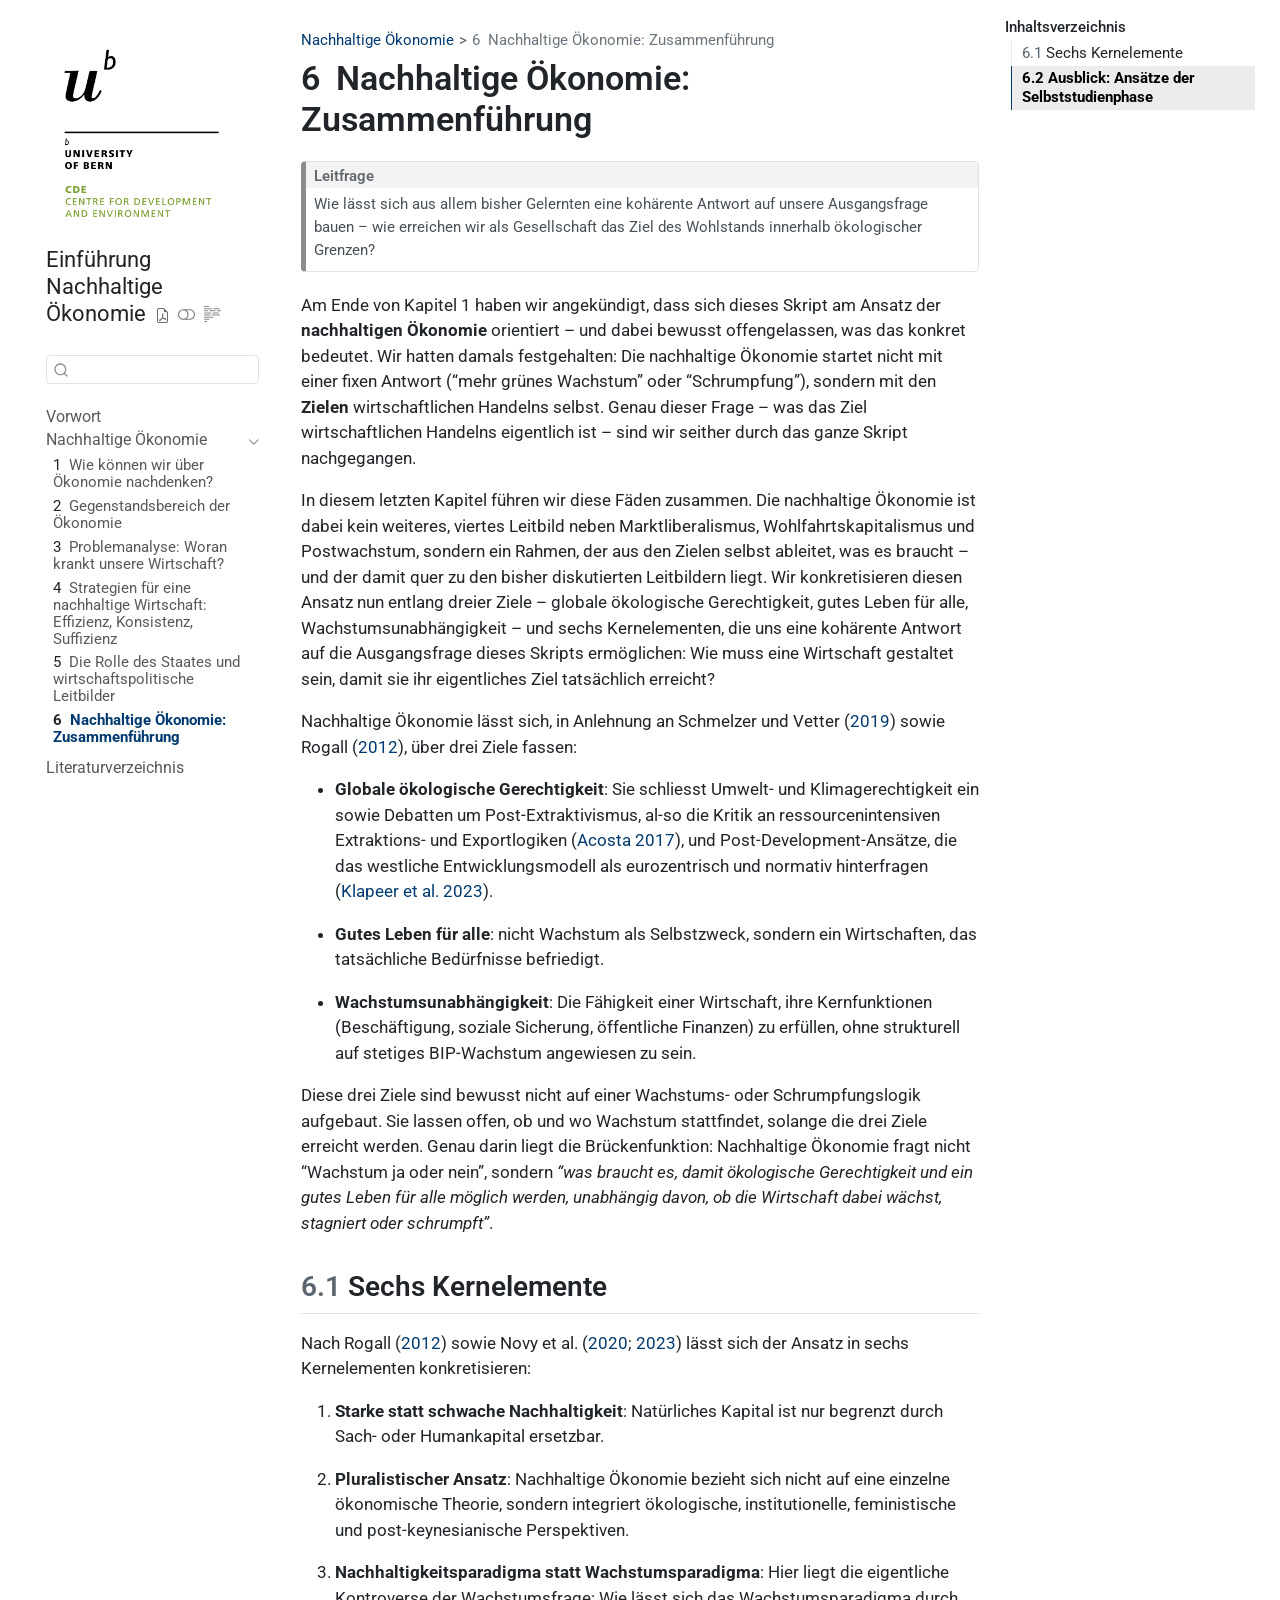
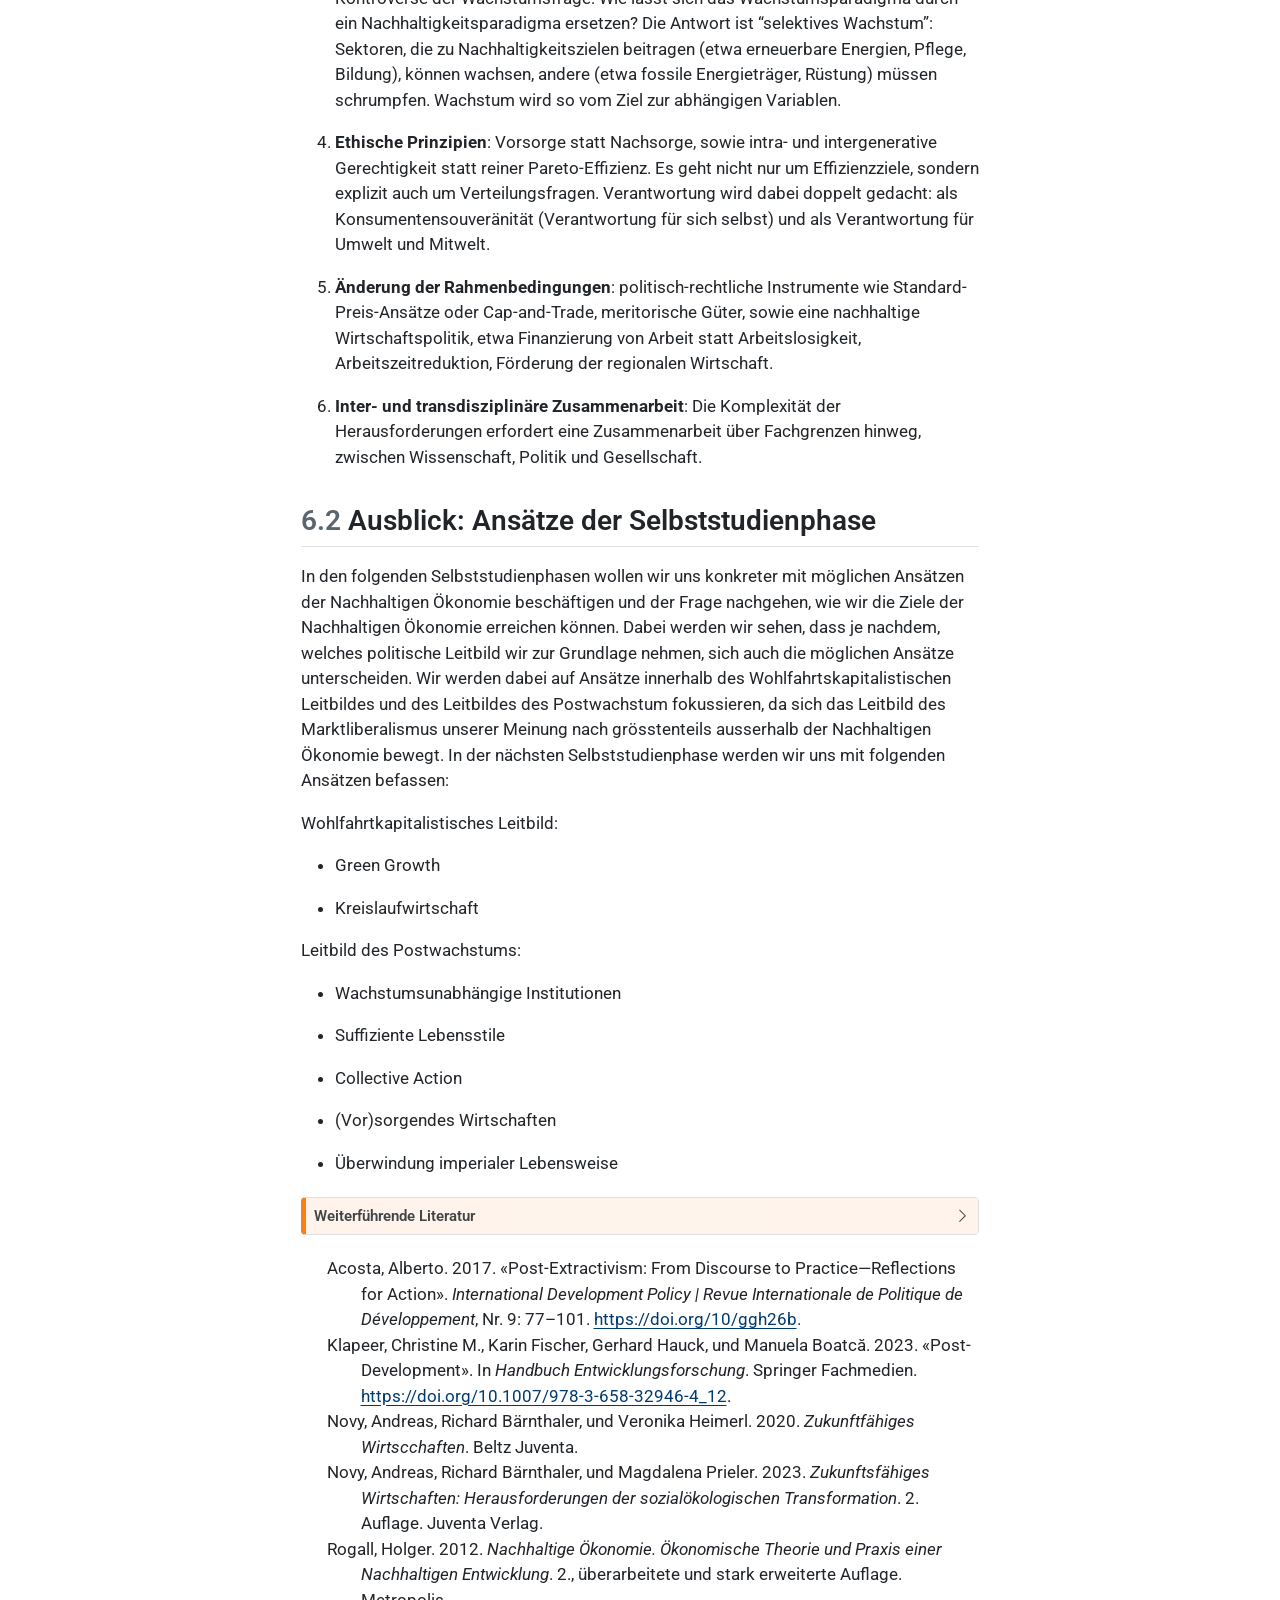
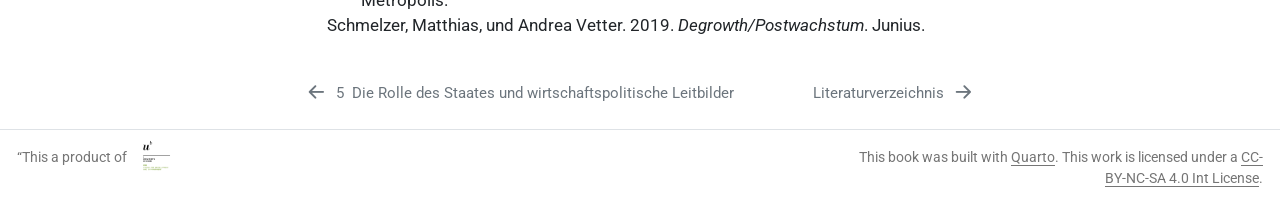
<file: 6_zusammenfuehrung/6_intro.html>
<!DOCTYPE html>
<html xmlns="http://www.w3.org/1999/xhtml" lang="de-CH" xml:lang="de-CH"><head>

<meta charset="utf-8">
<meta name="generator" content="quarto-1.10.18">

<meta name="viewport" content="width=device-width, initial-scale=1.0, user-scalable=yes">


<title>6&nbsp; Nachhaltige Ökonomie: Zusammenführung – Einführung Nachhaltige Ökonomie</title>
<style>
/* Default styles provided by pandoc.
** See https://pandoc.org/MANUAL.html#variables-for-html for config info.
*/
span.smallcaps{font-variant: small-caps;}
div.columns{display: flex; gap: 1.5em;}
div.column{flex: auto;}
@media screen {
div.columns{gap: min(4vw, 1.5em);}
div.column{overflow-x: auto;}
}
div.hanging-indent{margin-left: 1.5em; text-indent: -1.5em;}
ul.task-list{list-style: none;}
ul.task-list li input[type="checkbox"] {
  width: 0.8em;
  margin: 0 0.8em 0.2em -1em; /* quarto-specific, see https://github.com/quarto-dev/quarto-cli/issues/4556 */ 
  vertical-align: middle;
}
/* CSS for citations */
div.csl-bib-body { }
div.csl-entry {
  clear: both;
}
.hanging-indent div.csl-entry {
  margin-left:2em;
  text-indent:-2em;
}
div.csl-left-margin {
  min-width:2em;
  float:left;
}
div.csl-right-inline {
  margin-left:2em;
  padding-left:1em;
}
div.csl-indent {
  margin-left: 2em;
}</style>


<script src="../site_libs/quarto-nav/quarto-nav.js"></script>
<script src="../site_libs/quarto-nav/headroom.min.js"></script>
<script src="../site_libs/clipboard/clipboard.min.js"></script>
<script src="../site_libs/quarto-search/autocomplete.umd.js"></script>
<script src="../site_libs/quarto-search/fuse.min.js"></script>
<script src="../site_libs/quarto-search/quarto-search.js"></script>
<meta name="quarto:offset" content="../">
<link href="../docs/references.html" rel="next">
<link href="../5_staat-leitbilder/5_intro.html" rel="prev">
<link href="../images/cdelogo_e.png" rel="icon" type="image/png">
<script src="../site_libs/quarto-html/quarto.js" type="module"></script>
<script src="../site_libs/quarto-html/tabsets/tabsets.js" type="module"></script>
<script src="../site_libs/quarto-html/popper.min.js"></script>
<script src="../site_libs/quarto-html/tippy.umd.min.js"></script>
<script src="../site_libs/quarto-html/anchor.min.js"></script>
<link href="../site_libs/quarto-html/tippy.css" rel="stylesheet">
<link href="../site_libs/quarto-html/quarto-syntax-highlighting-64a204ab8560d761af7679ceaba22944.css" rel="stylesheet" class="quarto-color-scheme" id="quarto-text-highlighting-styles">
<link href="../site_libs/quarto-html/quarto-syntax-highlighting-dark-b85bc7c33db8c58e0ec93c3465666fed.css" rel="stylesheet" class="quarto-color-scheme quarto-color-alternate" id="quarto-text-highlighting-styles">
<link href="../site_libs/quarto-html/quarto-syntax-highlighting-64a204ab8560d761af7679ceaba22944.css" rel="stylesheet" class="quarto-color-scheme-extra" id="quarto-text-highlighting-styles">
<script src="../site_libs/bootstrap/bootstrap.min.js"></script>
<link href="../site_libs/bootstrap/bootstrap-icons.css" rel="stylesheet">
<link href="../site_libs/bootstrap/bootstrap-402df6278987b1c1cf6c287f8ba8e55b.min.css" rel="stylesheet" append-hash="true" class="quarto-color-scheme" id="quarto-bootstrap" data-mode="light">
<link href="../site_libs/bootstrap/bootstrap-dark-db150b37408ade8d98d47d3c9edab02a.min.css" rel="stylesheet" append-hash="true" class="quarto-color-scheme quarto-color-alternate" id="quarto-bootstrap" data-mode="dark">
<link href="../site_libs/bootstrap/bootstrap-402df6278987b1c1cf6c287f8ba8e55b.min.css" rel="stylesheet" append-hash="true" class="quarto-color-scheme-extra" id="quarto-bootstrap" data-mode="light">
<script id="quarto-search-options" type="application/json">{
  "location": "sidebar",
  "copy-button": false,
  "collapse-after": 3,
  "panel-placement": "start",
  "type": "textbox",
  "limit": 50,
  "keyboard-shortcut": [
    "f",
    "/",
    "s"
  ],
  "show-item-context": false,
  "language": {
    "search-no-results-text": "Keine Treffer",
    "search-matching-documents-text": "Treffer",
    "search-copy-link-title": "Link in die Suche kopieren",
    "search-hide-matches-text": "Zusätzliche Treffer verbergen",
    "search-more-match-text": "weitere Treffer in diesem Dokument",
    "search-more-matches-text": "weitere Treffer in diesem Dokument",
    "search-clear-button-title": "Zurücksetzen",
    "search-text-placeholder": "",
    "search-detached-cancel-button-title": "Abbrechen",
    "search-submit-button-title": "Abschicken",
    "search-label": "Suchen"
  }
}</script>
<link rel="preconnect" href="https://fonts.googleapis.com">
<link rel="preconnect" href="https://fonts.gstatic.com" crossorigin="">
<link href="https://fonts.googleapis.com/css2?family=Roboto:ital,wght@0,400;0,700;1,400;1,700&amp;family=Fira+Code:wght@400;500&amp;display=swap" rel="stylesheet">


<link rel="stylesheet" href="../webex.css">
</head>

<body class="nav-sidebar floating quarto-light"><script id="quarto-html-before-body" type="application/javascript">
    const toggleBodyColorMode = (bsSheetEl) => {
      const mode = bsSheetEl.getAttribute("data-mode");
      const bodyEl = window.document.querySelector("body");
      if (mode === "dark") {
        bodyEl.classList.add("quarto-dark");
        bodyEl.classList.remove("quarto-light");
      } else {
        bodyEl.classList.add("quarto-light");
        bodyEl.classList.remove("quarto-dark");
      }
    }
    const toggleBodyColorPrimary = () => {
      const bsSheetEl = window.document.querySelector("link#quarto-bootstrap:not([rel=disabled-stylesheet])");
      if (bsSheetEl) {
        toggleBodyColorMode(bsSheetEl);
      }
    }
    const setColorSchemeToggle = (alternate) => {
      const toggles = window.document.querySelectorAll('.quarto-color-scheme-toggle');
      for (let i=0; i < toggles.length; i++) {
        const toggle = toggles[i];
        if (toggle) {
          if (alternate) {
            toggle.classList.add("alternate");
          } else {
            toggle.classList.remove("alternate");
          }
        }
      }
    };
    const toggleColorMode = (alternate) => {
      // Switch the stylesheets
      const primaryStylesheets = window.document.querySelectorAll('link.quarto-color-scheme:not(.quarto-color-alternate)');
      const alternateStylesheets = window.document.querySelectorAll('link.quarto-color-scheme.quarto-color-alternate');
      manageTransitions('#quarto-margin-sidebar .nav-link', false);
      if (alternate) {
        // note: dark is layered on light, we don't disable primary!
        enableStylesheet(alternateStylesheets);
        for (const sheetNode of alternateStylesheets) {
          if (sheetNode.id === "quarto-bootstrap") {
            toggleBodyColorMode(sheetNode);
          }
        }
      } else {
        disableStylesheet(alternateStylesheets);
        enableStylesheet(primaryStylesheets)
        toggleBodyColorPrimary();
      }
      manageTransitions('#quarto-margin-sidebar .nav-link', true);
      // Switch the toggles
      setColorSchemeToggle(alternate)
      // Hack to workaround the fact that safari doesn't
      // properly recolor the scrollbar when toggling (#1455)
      if (navigator.userAgent.indexOf('Safari') > 0 && navigator.userAgent.indexOf('Chrome') == -1) {
        manageTransitions("body", false);
        window.scrollTo(0, 1);
        setTimeout(() => {
          window.scrollTo(0, 0);
          manageTransitions("body", true);
        }, 40);
      }
    }
    const disableStylesheet = (stylesheets) => {
      for (let i=0; i < stylesheets.length; i++) {
        const stylesheet = stylesheets[i];
        stylesheet.rel = 'disabled-stylesheet';
      }
    }
    const enableStylesheet = (stylesheets) => {
      for (let i=0; i < stylesheets.length; i++) {
        const stylesheet = stylesheets[i];
        if(stylesheet.rel !== 'stylesheet') { // for Chrome, which will still FOUC without this check
          stylesheet.rel = 'stylesheet';
        }
      }
    }
    const manageTransitions = (selector, allowTransitions) => {
      const els = window.document.querySelectorAll(selector);
      for (let i=0; i < els.length; i++) {
        const el = els[i];
        if (allowTransitions) {
          el.classList.remove('notransition');
        } else {
          el.classList.add('notransition');
        }
      }
    }
    const isFileUrl = () => {
      return window.location.protocol === 'file:';
    }
    const hasAlternateSentinel = () => {
      let styleSentinel = getColorSchemeSentinel();
      if (styleSentinel !== null) {
        return styleSentinel === "alternate";
      } else {
        return false;
      }
    }
    const setStyleSentinel = (alternate) => {
      const value = alternate ? "alternate" : "default";
      if (!isFileUrl()) {
        window.localStorage.setItem("quarto-color-scheme", value);
      } else {
        localAlternateSentinel = value;
      }
    }
    const getColorSchemeSentinel = () => {
      if (!isFileUrl()) {
        const storageValue = window.localStorage.getItem("quarto-color-scheme");
        return storageValue != null ? storageValue : localAlternateSentinel;
      } else {
        return localAlternateSentinel;
      }
    }
    const toggleGiscusIfUsed = (isAlternate, darkModeDefault) => {
      const baseTheme = document.querySelector('#giscus-base-theme')?.value ?? 'light';
      const alternateTheme = document.querySelector('#giscus-alt-theme')?.value ?? 'dark';
      let newTheme = '';
      if(authorPrefersDark) {
        newTheme = isAlternate ? baseTheme : alternateTheme;
      } else {
        newTheme = isAlternate ? alternateTheme : baseTheme;
      }
      const changeGiscusTheme = () => {
        // From: https://github.com/giscus/giscus/issues/336
        const sendMessage = (message) => {
          const iframe = document.querySelector('iframe.giscus-frame');
          if (!iframe) return;
          iframe.contentWindow.postMessage({ giscus: message }, 'https://giscus.app');
        }
        sendMessage({
          setConfig: {
            theme: newTheme
          }
        });
      }
      const isGiscussLoaded = window.document.querySelector('iframe.giscus-frame') !== null;
      if (isGiscussLoaded) {
        changeGiscusTheme();
      }
    };
    const authorPrefersDark = false;
    const darkModeDefault = authorPrefersDark;
      document.querySelector('link#quarto-text-highlighting-styles.quarto-color-scheme-extra').rel = 'disabled-stylesheet';
      document.querySelector('link#quarto-bootstrap.quarto-color-scheme-extra').rel = 'disabled-stylesheet';
    let localAlternateSentinel = darkModeDefault ? 'alternate' : 'default';
    // Dark / light mode switch
    window.quartoToggleColorScheme = () => {
      // Read the current dark / light value
      let toAlternate = !hasAlternateSentinel();
      toggleColorMode(toAlternate);
      setStyleSentinel(toAlternate);
      toggleGiscusIfUsed(toAlternate, darkModeDefault);
      window.dispatchEvent(new Event('resize'));
    };
    // Switch to dark mode if need be
    if (hasAlternateSentinel()) {
      toggleColorMode(true);
    } else {
      toggleColorMode(false);
    }
  </script>

<div id="quarto-search-results"></div>
  <header id="quarto-header" class="headroom fixed-top">
  <nav class="quarto-secondary-nav">
    <div class="container-fluid d-flex">
      <button type="button" class="quarto-btn-toggle btn" data-bs-toggle="collapse" role="button" data-bs-target=".quarto-sidebar-collapse-item" aria-controls="quarto-sidebar" aria-expanded="false" aria-label="Seitenleiste umschalten" onclick="if (window.quartoToggleHeadroom) { window.quartoToggleHeadroom(); }">
        <i class="bi bi-layout-text-sidebar-reverse"></i>
      </button>
        <nav class="quarto-page-breadcrumbs" aria-label="breadcrumb"><ol class="breadcrumb"><li class="breadcrumb-item"><a href="../1_oekonomie-denken/1_intro.html">Nachhaltige Ökonomie</a></li><li class="breadcrumb-item"><a href="6_intro.html"><span class="chapter-number">6</span>&nbsp; <span class="chapter-title">Nachhaltige Ökonomie: Zusammenführung</span></a></li></ol></nav>
        <a class="flex-grow-1" role="navigation" data-bs-toggle="collapse" data-bs-target=".quarto-sidebar-collapse-item" aria-controls="quarto-sidebar" aria-expanded="false" aria-label="Seitenleiste umschalten" onclick="if (window.quartoToggleHeadroom) { window.quartoToggleHeadroom(); }">      
        </a>
      <button type="button" class="btn quarto-search-button" aria-label="Suchen" onclick="window.quartoOpenSearch();">
        <i class="bi bi-search"></i>
      </button>
    </div>
  </nav>
</header>
<!-- content -->
<div id="quarto-content" class="quarto-container page-columns page-rows-contents page-layout-article">
<!-- sidebar -->
  <nav id="quarto-sidebar" class="sidebar collapse collapse-horizontal quarto-sidebar-collapse-item sidebar-navigation floating overflow-auto">
    <div class="pt-lg-2 mt-2 text-left sidebar-header sidebar-header-stacked">
      <a href="../index.html" class="sidebar-logo-link">
      <img src="../images/cdelogo_e.png" alt="" class="sidebar-logo light-content py-0 d-lg-inline d-none">
      <img src="../images/cdelogo_e.png" alt="" class="sidebar-logo dark-content py-0 d-lg-inline d-none">
      </a>
    <div class="sidebar-title mb-0 py-0">
      <a href="../../Nachhaltig-Wirtschaften">Einführung Nachhaltige Ökonomie</a> 
        <div class="sidebar-tools-main tools-wide">
    <a href="https://github.com/CDEteaching/Nachhaltig-Wirtschaften/blob/main/pdf/NachhaltigWirtschaften.pdf" title="Kursskript (PDF)" class="quarto-navigation-tool px-1" aria-label="Kursskript (PDF)"><i class="bi bi-file-earmark-pdf"></i></a>
  <a href="" class="quarto-color-scheme-toggle quarto-navigation-tool  px-1" onclick="window.quartoToggleColorScheme(); return false;" title="Dunkelmodus umschalten"><i class="bi"></i></a>
  <a href="" class="quarto-reader-toggle quarto-navigation-tool px-1" onclick="window.quartoToggleReader(); return false;" title="Lesemodus umschalten">
  <div class="quarto-reader-toggle-btn">
  <i class="bi"></i>
  </div>
</a>
</div>
    </div>
      </div>
        <div class="mt-2 flex-shrink-0 align-items-center">
        <div class="sidebar-search">
        <div id="quarto-search" class="" title="Suchen"></div>
        </div>
        </div>
    <div class="sidebar-menu-container"> 
    <ul class="list-unstyled mt-1">
        <li class="sidebar-item">
  <div class="sidebar-item-container"> 
  <a href="../index.html" class="sidebar-item-text sidebar-link">
 <span class="menu-text">Vorwort</span></a>
  </div>
</li>
        <li class="sidebar-item sidebar-item-section">
      <div class="sidebar-item-container"> 
            <a class="sidebar-item-text sidebar-link text-start" data-bs-toggle="collapse" data-bs-target="#quarto-sidebar-section-1" role="navigation" aria-expanded="true">
 <span class="menu-text">Nachhaltige Ökonomie</span></a>
          <a class="sidebar-item-toggle text-start" data-bs-toggle="collapse" data-bs-target="#quarto-sidebar-section-1" role="navigation" aria-expanded="true" aria-label="Abschnitt umschalten">
            <i class="bi bi-chevron-right ms-2"></i>
          </a> 
      </div>
      <ul id="quarto-sidebar-section-1" class="collapse list-unstyled sidebar-section depth1 show">  
          <li class="sidebar-item">
  <div class="sidebar-item-container"> 
  <a href="../1_oekonomie-denken/1_intro.html" class="sidebar-item-text sidebar-link">
 <span class="menu-text"><span class="chapter-number">1</span>&nbsp; <span class="chapter-title">Wie können wir über Ökonomie nachdenken?</span></span></a>
  </div>
</li>
          <li class="sidebar-item">
  <div class="sidebar-item-container"> 
  <a href="../2_gegenstandsbereich/2_intro.html" class="sidebar-item-text sidebar-link">
 <span class="menu-text"><span class="chapter-number">2</span>&nbsp; <span class="chapter-title">Gegenstandsbereich der Ökonomie</span></span></a>
  </div>
</li>
          <li class="sidebar-item">
  <div class="sidebar-item-container"> 
  <a href="../3_problemanalyse/3_intro.html" class="sidebar-item-text sidebar-link">
 <span class="menu-text"><span class="chapter-number">3</span>&nbsp; <span class="chapter-title">Problemanalyse: Woran krankt unsere Wirtschaft?</span></span></a>
  </div>
</li>
          <li class="sidebar-item">
  <div class="sidebar-item-container"> 
  <a href="../4_strategien/4_intro.html" class="sidebar-item-text sidebar-link">
 <span class="menu-text"><span class="chapter-number">4</span>&nbsp; <span class="chapter-title">Strategien für eine nachhaltige Wirtschaft: Effizienz, Konsistenz, Suffizienz</span></span></a>
  </div>
</li>
          <li class="sidebar-item">
  <div class="sidebar-item-container"> 
  <a href="../5_staat-leitbilder/5_intro.html" class="sidebar-item-text sidebar-link">
 <span class="menu-text"><span class="chapter-number">5</span>&nbsp; <span class="chapter-title">Die Rolle des Staates und wirtschaftspolitische Leitbilder</span></span></a>
  </div>
</li>
          <li class="sidebar-item">
  <div class="sidebar-item-container"> 
  <a href="6_intro.html" class="sidebar-item-text sidebar-link active">
 <span class="menu-text"><span class="chapter-number">6</span>&nbsp; <span class="chapter-title">Nachhaltige Ökonomie: Zusammenführung</span></span></a>
  </div>
</li>
      </ul>
  </li>
        <li class="sidebar-item">
  <div class="sidebar-item-container"> 
  <a href="../docs/references.html" class="sidebar-item-text sidebar-link">
 <span class="menu-text">Literaturverzeichnis</span></a>
  </div>
</li>
    </ul>
    </div>
</nav>
<div id="quarto-sidebar-glass" class="quarto-sidebar-collapse-item" data-bs-toggle="collapse" data-bs-target=".quarto-sidebar-collapse-item"></div>
<!-- margin-sidebar -->
    <div id="quarto-margin-sidebar" class="sidebar margin-sidebar">
        <nav id="TOC" role="doc-toc" class="toc-active">
    <h2 id="toc-title">Inhaltsverzeichnis</h2>
   
  <ul>
  <li><a href="#sechs-kernelemente" id="toc-sechs-kernelemente" class="nav-link active" data-scroll-target="#sechs-kernelemente"><span class="header-section-number">6.1</span> Sechs Kernelemente</a></li>
  <li><a href="#ausblick-ansätze-der-selbststudienphase" id="toc-ausblick-ansätze-der-selbststudienphase" class="nav-link" data-scroll-target="#ausblick-ansätze-der-selbststudienphase"><span class="header-section-number">6.2</span> Ausblick: Ansätze der Selbststudienphase</a></li>
  </ul>
</nav>
    </div>
<!-- main -->
<main class="content" id="quarto-document-content">


<header id="title-block-header" class="quarto-title-block default"><nav class="quarto-page-breadcrumbs quarto-title-breadcrumbs d-none d-lg-block" aria-label="breadcrumb"><ol class="breadcrumb"><li class="breadcrumb-item"><a href="../1_oekonomie-denken/1_intro.html">Nachhaltige Ökonomie</a></li><li class="breadcrumb-item"><a href="6_intro.html"><span class="chapter-number">6</span>&nbsp; <span class="chapter-title">Nachhaltige Ökonomie: Zusammenführung</span></a></li></ol></nav>
<div class="quarto-title">
<h1 class="title"><span class="chapter-number">6</span>&nbsp; <span class="chapter-title">Nachhaltige Ökonomie: Zusammenführung</span></h1>
</div>



<div class="quarto-title-meta">

    
  
    
  </div>
  


</header>


<div class="leitfrage callout callout-style-default callout-note no-icon callout-titled">
<div class="callout-header d-flex align-content-center">
<div class="callout-icon-container">
<i class="callout-icon no-icon"></i>
</div>
<div class="callout-title-container flex-fill">
<span class="screen-reader-only">Hinweis</span>Leitfrage
</div>
</div>
<div class="callout-body-container callout-body">
<p>Wie lässt sich aus allem bisher Gelernten eine kohärente Antwort auf unsere Ausgangsfrage bauen – wie erreichen wir als Gesellschaft das Ziel des Wohlstands innerhalb ökologischer Grenzen?</p>
</div>
</div>
<p>Am Ende von Kapitel 1 haben wir angekündigt, dass sich dieses Skript am Ansatz der <strong>nachhaltigen Ökonomie</strong> orientiert – und dabei bewusst offengelassen, was das konkret bedeutet. Wir hatten damals festgehalten: Die nachhaltige Ökonomie startet nicht mit einer fixen Antwort (“mehr grünes Wachstum” oder “Schrumpfung”), sondern mit den <strong>Zielen</strong> wirtschaftlichen Handelns selbst. Genau dieser Frage – was das Ziel wirtschaftlichen Handelns eigentlich ist – sind wir seither durch das ganze Skript nachgegangen.</p>
<p>In diesem letzten Kapitel führen wir diese Fäden zusammen. Die nachhaltige Ökonomie ist dabei kein weiteres, viertes Leitbild neben Marktliberalismus, Wohlfahrtskapitalismus und Postwachstum, sondern ein Rahmen, der aus den Zielen selbst ableitet, was es braucht – und der damit quer zu den bisher diskutierten Leitbildern liegt. Wir konkretisieren diesen Ansatz nun entlang dreier Ziele – globale ökologische Gerechtigkeit, gutes Leben für alle, Wachstumsunabhängigkeit – und sechs Kernelementen, die uns eine kohärente Antwort auf die Ausgangsfrage dieses Skripts ermöglichen: Wie muss eine Wirtschaft gestaltet sein, damit sie ihr eigentliches Ziel tatsächlich erreicht?</p>
<p>Nachhaltige Ökonomie lässt sich, in Anlehnung an <span class="citation" data-cites="schmelzerDegrowthPostwachstum2019">Schmelzer und Vetter (<a href="#ref-schmelzerDegrowthPostwachstum2019" role="doc-biblioref">2019</a>)</span> sowie <span class="citation" data-cites="rogallNachhaltigeOkonomieOkonomische2012">Rogall (<a href="#ref-rogallNachhaltigeOkonomieOkonomische2012" role="doc-biblioref">2012</a>)</span>, über drei Ziele fassen:</p>
<ul>
<li><p><strong>Globale ökologische Gerechtigkeit</strong>: Sie schliesst Umwelt- und Klimagerechtigkeit ein sowie Debatten um Post-Extraktivismus, al-so die Kritik an ressourcenintensiven Extraktions- und Exportlogiken <span class="citation" data-cites="acostaPostExtractivismDiscoursePractice2017">(<a href="#ref-acostaPostExtractivismDiscoursePractice2017" role="doc-biblioref">Acosta 2017</a>)</span>, und Post-Development-Ansätze, die das westliche Entwicklungsmodell als eurozentrisch und normativ hinterfragen <span class="citation" data-cites="klapeerPostDevelopment2023">(<a href="#ref-klapeerPostDevelopment2023" role="doc-biblioref">Klapeer et al. 2023</a>)</span>.</p></li>
<li><p><strong>Gutes Leben für alle</strong>: nicht Wachstum als Selbstzweck, sondern ein Wirtschaften, das tatsächliche Bedürfnisse befriedigt.</p></li>
<li><p><strong>Wachstumsunabhängigkeit</strong>: Die Fähigkeit einer Wirtschaft, ihre Kernfunktionen (Beschäftigung, soziale Sicherung, öffentliche Finanzen) zu erfüllen, ohne strukturell auf stetiges BIP-Wachstum angewiesen zu sein.</p></li>
</ul>
<p>Diese drei Ziele sind bewusst nicht auf einer Wachstums- oder Schrumpfungslogik aufgebaut. Sie lassen offen, ob und wo Wachstum stattfindet, solange die drei Ziele erreicht werden. Genau darin liegt die Brückenfunktion: Nachhaltige Ökonomie fragt nicht “Wachstum ja oder nein”, sondern <em>“was braucht es, damit ökologische Gerechtigkeit und ein gutes Leben für alle möglich werden, unabhängig davon, ob die Wirtschaft dabei wächst, stagniert oder schrumpft”</em>.</p>
<section id="sechs-kernelemente" class="level2" data-number="6.1">
<h2 data-number="6.1" class="anchored" data-anchor-id="sechs-kernelemente"><span class="header-section-number">6.1</span> Sechs Kernelemente</h2>
<p>Nach <span class="citation" data-cites="rogallNachhaltigeOkonomieOkonomische2012">Rogall (<a href="#ref-rogallNachhaltigeOkonomieOkonomische2012" role="doc-biblioref">2012</a>)</span> sowie Novy et al. <span class="citation" data-cites="novyZukunftfahigesWirtscchaften2020 novyZukunftsfaehigesWirtschaften2023">(<a href="#ref-novyZukunftfahigesWirtscchaften2020" role="doc-biblioref">2020</a>; <a href="#ref-novyZukunftsfaehigesWirtschaften2023" role="doc-biblioref">2023</a>)</span> lässt sich der Ansatz in sechs Kernelementen konkretisieren:</p>
<ol type="1">
<li><p><strong>Starke statt schwache Nachhaltigkeit</strong>: Natürliches Kapital ist nur begrenzt durch Sach- oder Humankapital ersetzbar.</p></li>
<li><p><strong>Pluralistischer Ansatz</strong>: Nachhaltige Ökonomie bezieht sich nicht auf eine einzelne ökonomische Theorie, sondern integriert ökologische, institutionelle, feministische und post-keynesianische Perspektiven.</p></li>
<li><p><strong>Nachhaltigkeitsparadigma statt Wachstumsparadigma</strong>: Hier liegt die eigentliche Kontroverse der Wachstumsfrage: Wie lässt sich das Wachstumsparadigma durch ein Nachhaltigkeitsparadigma ersetzen? Die Antwort ist “selektives Wachstum”: Sektoren, die zu Nachhaltigkeitszielen beitragen (etwa erneuerbare Energien, Pflege, Bildung), können wachsen, andere (etwa fossile Energieträger, Rüstung) müssen schrumpfen. Wachstum wird so vom Ziel zur abhängigen Variablen.</p></li>
<li><p><strong>Ethische Prinzipien</strong>: Vorsorge statt Nachsorge, sowie intra- und intergenerative Gerechtigkeit statt reiner Pareto-Effizienz. Es geht nicht nur um Effizienzziele, sondern explizit auch um Verteilungsfragen. Verantwortung wird dabei doppelt gedacht: als Konsumentensouveränität (Verantwortung für sich selbst) und als Verantwortung für Umwelt und Mitwelt.</p></li>
<li><p><strong>Änderung der Rahmenbedingungen</strong>: politisch-rechtliche Instrumente wie Standard-Preis-Ansätze oder Cap-and-Trade, meritorische Güter, sowie eine nachhaltige Wirtschaftspolitik, etwa Finanzierung von Arbeit statt Arbeitslosigkeit, Arbeitszeitreduktion, Förderung der regionalen Wirtschaft.</p></li>
<li><p><strong>Inter- und transdisziplinäre Zusammenarbeit</strong>: Die Komplexität der Herausforderungen erfordert eine Zusammenarbeit über Fachgrenzen hinweg, zwischen Wissenschaft, Politik und Gesellschaft.</p></li>
</ol>
</section>
<section id="ausblick-ansätze-der-selbststudienphase" class="level2" data-number="6.2">
<h2 data-number="6.2" class="anchored" data-anchor-id="ausblick-ansätze-der-selbststudienphase"><span class="header-section-number">6.2</span> Ausblick: Ansätze der Selbststudienphase</h2>
<p>In den folgenden Selbststudienphasen wollen wir uns konkreter mit möglichen Ansätzen der Nachhaltigen Ökonomie beschäftigen und der Frage nachgehen, wie wir die Ziele der Nachhaltigen Ökonomie erreichen können. Dabei werden wir sehen, dass je nachdem, welches politische Leitbild wir zur Grundlage nehmen, sich auch die möglichen Ansätze unterscheiden. Wir werden dabei auf Ansätze innerhalb des Wohlfahrtskapitalistischen Leitbildes und des Leitbildes des Postwachstum fokussieren, da sich das Leitbild des Marktliberalismus unserer Meinung nach grösstenteils ausserhalb der Nachhaltigen Ökonomie bewegt. In der nächsten Selbststudienphase werden wir uns mit folgenden Ansätzen befassen:</p>
<p>Wohlfahrtkapitalistisches Leitbild:</p>
<ul>
<li><p>Green Growth</p></li>
<li><p>Kreislaufwirtschaft</p></li>
</ul>
<p>Leitbild des Postwachstums:</p>
<ul>
<li><p>Wachstumsunabhängige Institutionen</p></li>
<li><p>Suffiziente Lebensstile</p></li>
<li><p>Collective Action</p></li>
<li><p>(Vor)sorgendes Wirtschaften</p></li>
<li><p>Überwindung imperialer Lebensweise</p></li>
</ul>
<div class="callout callout-style-default callout-caution no-icon callout-titled">
<div class="callout-header d-flex align-content-center collapsed" data-bs-toggle="collapse" data-bs-target=".callout-2-contents" aria-controls="callout-2" aria-expanded="false" aria-label="Toggle callout">
<div class="callout-icon-container">
<i class="callout-icon no-icon"></i>
</div>
<div class="callout-title-container flex-fill">
<span class="screen-reader-only">Vorsicht</span>Weiterführende Literatur
</div>
<div class="callout-btn-toggle d-inline-block border-0 py-1 ps-1 pe-0 float-end"><i class="callout-toggle"></i></div>
</div>
<div id="callout-2" class="callout-2-contents callout-collapse collapse">
<div class="callout-body-container callout-body">
<p>Bei Interesse können Sie sich zur Veranschaulichung zur Green Growth Position <a href="https://www.youtube.com/watch?v=2rYNewZEazA&amp;t=1129s" target="_blank">das Statement von Paolo Gentiloni</a> (European Commissioner for Economy) der Beyond Growth Konferenz anschauen.</p>
<p>Die Postwachstumsposition wird gut in einem <a href="https://www.youtube.com/watch?v=vij3Q6bE6X4" target="_blank">Input von Timothée Parrique</a> an der selben Konferenz veranschaulicht.</p>
</div>
</div>
</div>


<div id="refs" class="references csl-bib-body hanging-indent" role="list">
<div id="ref-acostaPostExtractivismDiscoursePractice2017" class="csl-entry" role="listitem">
Acosta, Alberto. 2017. <span>«Post-Extractivism: From Discourse to Practice—Reflections for Action»</span>. <em>International Development Policy | Revue Internationale de Politique de Développement</em>, Nr. 9: 77–101. <a href="https://doi.org/10/ggh26b">https://doi.org/10/ggh26b</a>.
</div>
<div id="ref-klapeerPostDevelopment2023" class="csl-entry" role="listitem">
Klapeer, Christine M., Karin Fischer, Gerhard Hauck, und Manuela Boatcă. 2023. <span>«Post-Development»</span>. In <em>Handbuch Entwicklungsforschung</em>. Springer Fachmedien. <a href="https://doi.org/10.1007/978-3-658-32946-4_12">https://doi.org/10.1007/978-3-658-32946-4_12</a>.
</div>
<div id="ref-novyZukunftfahigesWirtscchaften2020" class="csl-entry" role="listitem">
Novy, Andreas, Richard Bärnthaler, und Veronika Heimerl. 2020. <em>Zukunftfähiges Wirtscchaften</em>. Beltz Juventa.
</div>
<div id="ref-novyZukunftsfaehigesWirtschaften2023" class="csl-entry" role="listitem">
Novy, Andreas, Richard Bärnthaler, und Magdalena Prieler. 2023. <em>Zukunftsfähiges Wirtschaften: Herausforderungen der sozialökologischen Transformation</em>. 2. Auflage. Juventa Verlag.
</div>
<div id="ref-rogallNachhaltigeOkonomieOkonomische2012" class="csl-entry" role="listitem">
Rogall, Holger. 2012. <em>Nachhaltige Ökonomie. Ökonomische Theorie und Praxis einer Nachhaltigen Entwicklung</em>. 2., überarbeitete und stark erweiterte Auflage. Metropolis.
</div>
<div id="ref-schmelzerDegrowthPostwachstum2019" class="csl-entry" role="listitem">
Schmelzer, Matthias, und Andrea Vetter. 2019. <em>Degrowth/Postwachstum</em>. Junius.
</div>
</div>
</section>

</main> <!-- /main -->
<script>



/* definition of content for the buttons */

const webex_buttons = {check_hidden:          "<b>&check;</b>",

                       check_hidden_alt:      "Check answer",

                       check_shown:           "<b>&lsh;</b>",

                       check_shown_alt:       "Hide check",

                       check_of_total:        "/",

                       solution:              "<b>&quest;</b>",

                       solution_alt:          "Correct solution",

                       question_next:         "<b>&#8634;</b>",

                       question_next_alt:     "Next question",

                       question_previous:     "",

                       question_previous_alt: ""}





/* update total correct if #webex-total_correct exists */

update_total_correct = function() {

  console.log("webex: update total_correct");



  document.querySelectorAll(".webex-total_correct").forEach(total => {

    p = total.closest(".webex-box");

    var correct = p.getElementsByClassName("webex-correct").length;

    var solvemes = p.getElementsByClassName("webex-solveme").length;

    var radiogroups = p.getElementsByClassName("webex-radiogroup").length;

    var selects = p.getElementsByClassName("webex-select").length;

    /* no specific class on input node, thus searching via query selector */

    var checkboxgroups = p.querySelectorAll("div[class=webex-checkboxgroup] input[type=checkbox]").length



    /* show number of correct / total number of answers */

    total.innerHTML = correct + "&nbsp;" + webex_buttons.check_of_total + "&nbsp;" + (solvemes + radiogroups + checkboxgroups + selects);

  });

}



/* check answers */

check_func = function() {

  console.log("webex: check answer");



  //var cl = elem.parentElement.classList;

  var cl = this.closest(".webex-box").classList;

  if (cl.contains("unchecked")) {

    cl.remove("unchecked");

    this.innerHTML = webex_buttons.check_shown; //"Hide check";

    if (webex_buttons.check_shown_alt.length > 0) this.setAttribute("title", webex_buttons.check_shown_alt);

  } else {

    cl.add("unchecked");

    this.innerHTML = webex_buttons.check_hidden; //"Check answer";

    if (webex_buttons.check_hidden_alt.length > 0) this.setAttribute("title", webex_buttons.check_hidden_alt);

  }

}



/* helper functions for checking the webex ID */

const id_checker = {"fmt": new RegExp("[g-zG-Z]"),

                    "load": function(e) { return e.getAttribute("id").match("(?<=(-)).*$")[0]; },

                    "eval": new TextEncoder(),

                    "dval": new TextDecoder()}



/* Show/hide correct solution */

solution_func = function() {

  console.log("webex: show/hide solution");



  var div = this.closest(".webex-question").querySelector(".webex-solution");

  var cl = div.classList;



  if (cl.contains("visible")) {

    cl.remove("visible");

  } else {

    cl.add("visible");

  }

}



/* function to check if the real answer is numeric */

convert_to_numeric = function(x) {

  if (typeof x == "string") {

    /* do nothing */

  } else if (x.length == 1) {

    /* take first element */

    x = x[0]

  } else {

    return NaN;

  }



  /* remove spaces for easier parsing */

  x = x.replace(/\s/g, "");



  /* Define patterns for different formats, note that spaces have been removed above */

  const patterns = [

    {regex: /^[+-]?\d+(\.\d{3})*,\d+$/, decimal: ",", thousand: "." },  // Format: "1.100.100.100,3"

    {regex: /^[+-]?\d+(,\d{3})*\.\d+$/, decimal: ".", thousand: "," },  // Format: "1,100,100,100.3"

    {regex: /^[+-]?\d+(\.|\.\d+)?$/, decimal: "." },                    // Format: "1100100100.5" or "1100100100."

    {regex: /^[+-]?\d+(,|,\d+)$/, decimal: "," }                        // Format: "1100100100,5" or "1100100100,"

  ];





  /* testing all regular expressions, convert to float if possible */

  for (const { regex, decimal, thousand } of patterns) {

    if (regex.test(x)) {

      let numeric = x;

      if (thousand) numeric = numeric.replace(new RegExp(`\\${thousand}`, "g"), "");

      numeric = numeric.replace(decimal, ".");

      return parseFloat(numeric);

    }

  }



  /* input of length 1 but none of the known formats, return NaN */

  return NaN;

}



/* Checking webex ID, returns formalsol */

check_id = function(e) {

  /* loading webex ID */

  var id = id_checker["load"](e);



  /* extracting answer */

  let answer = e.dataset.answer;



  /* checking unique id, prepare and return array */

  if (!id_checker["fmt"].test(id)) {

    const a = id_checker["eval"].encode(atob(answer));

    const b = id_checker["eval"].encode(id);

    const res = a.map((byte, index) => byte^b[index % b.length]);

    answer = id_checker["dval"].decode(res);

    /* Replacing &amp; with ' before parsing */

    answer = answer.replaceAll("&apos;", "'");

  }



  return JSON.parse(answer);

}



/* function for checking solveme answers */

solveme_func = function(e) {

  /* avoid that keyup and keychange twice execute this function within nms = 10

   * ms, clearing inputTimer and add timeout */

  console.log("webex: check solveme");



  /* float, precision for checking numeric answers */

  const eps = 0.00000000000001;



  /* get last checked user answer */

  const question = this.closest(".webex-question")



  /* extracting classes */

  var cl = this.classList;

  var my_answer = this.value;



  /* extracting classes */

  var cl = this.classList;



  /* empty answer? Job done */

  if (my_answer == "") {

    cl.remove("webex-correct");

    cl.remove("webex-incorrect");

    return false;

  }



  /* Find closest (parent) webex-question */

  let formalsols = check_id(this)



  /* by default we assume the users' answer is incorrect */

  var user_answer_correct = false;



  /* check if the correct answer is numeric, i.e. if 

   * formalsols is of length 1 containing one single numeric

   * value in a known format, else, NaN is returned */

  const num_formalsol = convert_to_numeric(formalsols);

  const num_my_answer = convert_to_numeric(my_answer);



  /* if the correct answer is numeric (float), the user's answer

   * must also be numeric. If not, it is wrong. Else we can

   * compare floating point numbers */

  if (!isNaN(num_formalsol) && !isNaN(num_my_answer)) {

    /* check if the real answer and the user input are numerically the same;

     * adding 'delta' to avoid precision issues */

    var diff = Math.abs(num_formalsol - num_my_answer);

    if (diff < parseFloat(this.dataset.tol) + eps) { user_answer_correct = true; }



  /* if the question contains regex, a regular expression is used

   * to evaluate the users answer. Allows for multiple regular expressions */

  } else if (cl.contains("regex")) {

    for (let i = 0; i < formalsols.length; i++) {

        let regex = new RegExp(formalsols[i], cl.contains("ignorecase") ? "i" : "");

        if (regex.test(my_answer)) { user_answer_correct = true; break; }

    }



  /* else we evaluate on 'string level', considering the creators preferences

   * regarding set options */

  } else {

    /* modify/prepare answer */

    if (cl.contains("ignorecase")) { my_answer = my_answer.toLowerCase(); }

    if (cl.contains("nospaces"))   { my_answer = my_answer.replace(/ /g, ""); }



    /* if the real answer includes user input - correct */

    if (formalsols.includes(my_answer)) {

      user_answer_correct = true;

  

      // added regex bit

      if (cl.contains("regex")) {

        answer_regex = RegExp(formalsols.join("|"))

        if (answer_regex.test(my_answer)) {

          cl.add("webex-correct");

        }

      }

    }

  }



  if (user_answer_correct) {

      cl.add("webex-correct");

      cl.remove("webex-incorrect");

  } else {

      cl.add("webex-incorrect");

      cl.remove("webex-correct");

  }



  update_total_correct();



}



/* function for checking select answers */

select_func = function(e) {

  console.log("webex: check select");



  var options   = [];

  Array.from(this.querySelectorAll("option")).forEach((option, index) => {

    if (!option.hasAttribute("value") || !option.getAttribute("value") === "blank") {

      options.push(option);

    }

  });



  /* get selected option */

  function get_selected(options) { return options.findIndex(option => option.selected); }

  var option_index = get_selected(options)



  /* loading webex ID */

  var formalsol = check_id(this)



  /* add class for current selection */

  this.classList.remove("webex-incorrect");

  this.classList.remove("webex-correct");

  if (option_index >= 0) {

    this.classList.add(formalsol[option_index] === 1 ? "webex-correct" : "webex-incorrect");

  }



  update_total_correct();

}



/* function for checking radiogroups answers */

radiogroups_func = function(e) {

  console.log("webex: check radiogroups");



  /* get real answer (binary integer array) */

  var id = e.target.getAttribute("name");

  var group = document.querySelector(".webex-radiogroup[id='webex-" + id + "']");

  var formalsol = check_id(group)



  /* check which radiobuttion is selected (user answer) */

  function get_checked(radios) {

    return radios.findIndex(radios => radios.checked);

  }

  var radios = Array.from(group.querySelectorAll("input[type='radio']"))

  var radio_index = get_checked(radios);



  /* remove existing classes */

  radios.forEach(radio => {

    let cl = radio.closest("label").classList

    cl.remove("webex-incorrect");

    cl.remove("webex-correct");

  });



  /* add class for current selection */

  let cl = radios[radio_index].closest("label").classList

  if (formalsol[radio_index] === 1) {

      cl.add("webex-correct");

  } else {

      cl.add("webex-incorrect");

  }



  update_total_correct();

}





/* function for checking checkboxgroups answers */

checkboxgroups_func = function(e) {

  console.log("webex: check checkboxgroups");



  /* get real answer (binary integer array) */

  var group = document.querySelector(".webex-checkboxgroup[id='" + this.id + "']");

  var formalsol = check_id(group);



  /* check which checkbox is checked (user answer) */

  function get_checked(group) {

      const checkboxes = Array.from(group.querySelectorAll("input[type='checkbox']"));

      return checkboxes.reduce((indices, checkbox, index) => {

          if (checkbox.checked) indices.push(index);

          return indices;

      }, []);

  }

  var checks = Array.from(group.querySelectorAll("input[type='checkbox']"));

  var check_index = get_checked(group);



  checks.forEach((e, index) => {

    var label = e.parentNode;

    var ans = formalsol[index];

    if ((e.checked && ans === 1) || (!e.checked && ans === 0)) {

        label.setAttribute("class", "webex-correct")

    } else {

        label.setAttribute("class", "webex-incorrect")

    }

  });



  update_total_correct();

}



/* shuffling array (thanks to stack overflow)

 * If argument x is an integer we create an integer sequence

 * from 0, 1, ..., (x - 1) and return a shuffled version. If

 * the input is an array, we simply shuffle it */

shuffle_array = function(x) {

   if (Number.isInteger(x) && !isNaN(x)) {

     x = Array.from({length: x}, (v, i) => i);

   }

   let shuffled = x.map(value => ({ value, sort: Math.random() }))

        .sort((a, b) => a.sort - b.sort).map(({ value }) => value)

   return shuffled;

}



/* ---------------------------------------------------------

 * ---------------------------------------------------------

 * --------------------------------------------------------- */

window.onload = function() {

  //console.log("webex: onload");



  /* setting up buttons and actions to show/hide answers */

  document.querySelectorAll(".webex-check").forEach(section => {

    section.classList.add("unchecked");



    /* ul to take up the list items with buttons */

    let button_ul = document.createElement("ul");

    button_ul.setAttribute("class", "webex-button-list");

    section.appendChild(button_ul);



    /* button to _check_ if answers given are correct */

    let li_check = document.createElement("li");

    button_ul.appendChild(li_check); /* add list item to ul */

    let btn_check = document.createElement("button");

    btn_check.innerHTML = webex_buttons.check_hidden;  // "Check answer";

    btn_check.setAttribute("class", "webex-button webex-button-check");

    if (webex_buttons.check_hidden_alt.length > 0) btn_check.setAttribute("title", webex_buttons.check_hidden_alt);

    btn_check.onclick = check_func;

    li_check.appendChild(btn_check);



    /* span to show current number of points (when _check_ active) */

    let spn = document.createElement("span");

    spn.classList.add("webex-total_correct");

    li_check.appendChild(spn);



    /* button to show the _solution_ if there is one */

    var has_solution = section.parentNode.querySelectorAll(".webex-solution").length > 0;

    if (has_solution) {

      let li_solution = document.createElement("li");

      button_ul.appendChild(li_solution); /* add list item to ul */

      let btn_solution = document.createElement("button");

      btn_solution.innerHTML = webex_buttons.solution; // "Correct answer";

      btn_solution.setAttribute("class", "webex-button webex-button-solution");

      if (webex_buttons.solution_alt.length > 0) btn_solution.setAttribute("title", webex_buttons.solution_alt);

      btn_solution.onclick = solution_func;

      li_solution.appendChild(btn_solution);

    }



  });



  /* set up webex-solveme inputs */

  document.querySelectorAll(".webex-solveme").forEach(solveme => {

    solveme.setAttribute("autocomplete","off");

    solveme.setAttribute("autocorrect", "off");

    solveme.setAttribute("autocapitalize", "off");

    solveme.setAttribute("spellcheck", "false");

    solveme.value = "";



    /* adjust answer for 'no spaces' (ignore spaces) */

    if (solveme.classList.contains("nospaces")) {

      solveme.dataset.answer = solveme.dataset.answer.replace(/ /g, "");

    }



    /* attach checking function, triggered on key up, change, and when

     * elemnt is out of focus. Only evaluated once by tracking changes

     * via variable solveme_last_user_answer */

    solveme.addEventListener("keyup",  solveme_func);

    solveme.addEventListener("change", solveme_func);

    solveme.addEventListener("blur",   solveme_func);



    /* adding span to show correct/incorrect icon */

    solveme.insertAdjacentHTML("afterend", " <span class='webex-icon'></span>")

  });



  /* set up radiogroups (single choice questions with display = "buttons") */

  document.querySelectorAll(".webex-radiogroup").forEach(radiogroup => {

    radiogroup.onchange = radiogroups_func;

  });



  /* set up checkboxgroups (multiple choice questions with display = "buttons") */

  document.querySelectorAll(".webex-checkboxgroup").forEach(checkboxgroup => {

    checkboxgroup.onchange = checkboxgroups_func;

  });



  /* set up selects (dropdown menus) */

  document.querySelectorAll(".webex-select").forEach(select => {

    select.onchange = select_func;

    /* append webex-icon for correct/incorrect icons */

    var elem = document.createElement("span")

    elem.classList.add("webex-icon")

    select.parentNode.appendChild(elem)

  });



  /* change to next/previous question if multiple are available */

  function handleQuestionClick(group, questions, step) {

    return async function() {

      /* get question order as integer vector */

      let questionOrder = group.dataset.questionOrder.split(",").map(str => parseInt(str));



      /* current question/position */

      let currentPosition = parseInt(group.dataset.currentPosition);



      /* Hide the current question */

      questions.forEach(question => { question.classList.remove("active"); });



      /* Move to the next question index */

      currentPosition = (currentPosition + step) % questionOrder.length;

      if (currentPosition < 0) currentPosition = currentPosition + questionOrder.length



      /* Display the new question */

      questions[questionOrder[currentPosition]].classList.add("active");



      // Update the currentPosition data attribute on the group div

      group.dataset.currentPosition = currentPosition;

    };

  }



  document.querySelectorAll(".webex-group").forEach(group => {

    const questions = Array.from(group.querySelectorAll(".webex-question"));



    /* Create vector with question order. If the webex-group does

     * not have class '.noshuffle' we will randomly shuffle the order */

    let questionOrder = Array.from({length: questions.length}, (v, i) => i);

    if (!group.classList.contains("noshuffle")) {

      questionOrder = shuffle_array(questionOrder);

    }



    /* take start position (if set) or start at 0 */

    const currentPosition = parseInt(group.getAttribute("data-start-position")) || 0;



    /* show the default question for each group */

    questions[questionOrder[currentPosition]].classList.add("active");



    /* store random order of questions as well as current position */

    group.dataset.questionOrder   = questionOrder;

    group.dataset.currentPosition = currentPosition;



    /* find all webex-questions, search for .webex-button-list and

     * populate the list with necessary <li><button>...</button></li> elements */

    questions.forEach(question => {

        let button_ul = question.querySelector("ul.webex-button-list");



        let li_next = document.createElement("li");

        let nextButton = document.createElement("button");

        nextButton.setAttribute("class", "webex-button webex-button-next");

        if (webex_buttons.question_next_alt.length > 0) nextButton.setAttribute("title", webex_buttons.question_next_alt);

        nextButton.innerHTML = webex_buttons.question_next; // "Next question";

        nextButton.addEventListener("click", handleQuestionClick(group, questions, 1));

        li_next.appendChild(nextButton);



        let li_previous = document.createElement("li");

        let previousButton = document.createElement("button");

        previousButton.setAttribute("class", "webex-button webex-button-previous");

        if (webex_buttons.question_previous_alt.length > 0) previousButton.setAttribute("title", webex_buttons.question_previous_alt);

        previousButton.innerHTML = webex_buttons.question_previous; // "Previous question";

        previousButton.addEventListener("click", handleQuestionClick(group, questions, -1));

        li_previous.appendChild(previousButton);



        if (webex_buttons.question_previous.length > 0) button_ul.appendChild(li_previous);

        if (webex_buttons.question_next.length > 0) button_ul.appendChild(li_next);

    });

  });



  /* Development options */

  document.querySelectorAll(".webex-question.check").forEach(question => {

      question.querySelector(".webex-button-check").click()

  });

  document.querySelectorAll(".webex-question.solution").forEach(question => {

      let btn = question.querySelector(".webex-button-solution");

      if (btn !== null) { btn.click(); }

  });



  /* Pre-filling <input> fields */

  document.querySelectorAll(".webex-question.prefill").forEach(question => {

      question.querySelectorAll("input.webex-solveme").forEach(solveme => {

          let x = JSON.parse(solveme.dataset.answer);

          solveme.value = x[0];

          /* Trigger the on change event */

          solveme.dispatchEvent(new Event("change"));

      });



      /* Pre-filling radiogroups, that is for schoice questions */

      question.querySelectorAll(".webex-radiogroup").forEach(radiogroup => {

          let x = JSON.parse(radiogroup.dataset.answer);

          let idx = x.indexOf(1);

          let radios = radiogroup.querySelectorAll('input[type="radio"]');

          radios[idx].checked = true;

          /* Trigger the on change event */

          radios[idx].dispatchEvent(new Event("change", { bubbles: true }));

      });



      /* Pre-filling checkboxgroups, that is for schoice questions w/ dropdown menus */

      question.querySelectorAll(".webex-select").forEach(dropdown => {

          let x = JSON.parse(dropdown.dataset.answer);

          let idx = x.indexOf(1) + 1; /* +1 to skip the first blank option */

          let options = dropdown.querySelectorAll("option");

          options[idx].selected = true;

          /* Trigger the on change event */

          options[idx].dispatchEvent(new Event("change", { bubbles: true }));

      });



      /* Pre-filling checkboxgroups, that is for mchoice questions */

      question.querySelectorAll(".webex-checkboxgroup").forEach(radiogroup => {

          let x = JSON.parse(radiogroup.dataset.answer);

          let checkboxes = radiogroup.querySelectorAll('input[type="checkbox"]');

          for (let i = 0; i < checkboxes.length; i++) {

              checkboxes[i].checked = x[i];

          }

          /* Trigger the on change event */

          checkboxes[0].dispatchEvent(new Event("change", { bubbles: true }));

      });

  });



  /* Show set tolerance (devel option) */

  function calc_width(x, txt, offset = 20) {

      /* We do the following:

       * Create a new span, insert the value we need in the .tolerance

       * input node, and calculate its offsetWidth. Then remove it

       * again; this is just used to calculate the required width. */

      var cwtmp = document.createElement("span");

      x.appendChild(cwtmp);

      cwtmp.innerHTML = txt || "";

      var w = parseInt(cwtmp.getBoundingClientRect().width) + offset;

      cwtmp.remove();

      return w;

  }



  /* If tolerance should be shown (devel option) we calculate:

   * - the width required to properly display the solution

   * - the width required to properly display the tolerance

   * - add a new element to display the tolerance

   * - reduce the width of the solution input box. */

  document.querySelectorAll(".webex-question.tolerance").forEach(question => {

      question.querySelectorAll("input[data-tol]").forEach(elem => {

          var w = null;



          /* Add new element showing the tolerance */

          let tol = document.createElement("input");

          tol.type = "text"; // <inpyt type="text">

          tol.disabled = true; // Disable input element

          tol.classList.add("tolerance"); // Appending class

          tol.value = "Â± " + elem.getAttribute("data-tol");



          /* Add new node */

          elem.parentNode.insertBefore(tol, elem)



          var body     = document.querySelector("body");

          //tol.value = "Â± " + "0.0000007";

          //tol.value = "Â± " + "0.07";

          w    = calc_width(body, tol.value);

          wold = parseInt(elem.getBoundingClientRect().width);

          wmin = calc_width(body, elem.value);



          /* Calculate required width of the 'tolerance' node, and the

           * reduction of the original 'input' node */

          let wnew = Math.max(wmin, wold - w);

          tol.style.width  = w + "px";

          elem.style.width = wnew + "px";

      });

  });



  update_total_correct();

}



</script>
<script id="quarto-html-after-body" type="application/javascript">
  window.document.addEventListener("DOMContentLoaded", function (event) {
    // Ensure there is a toggle, if there isn't float one in the top right
    if (window.document.querySelector('.quarto-color-scheme-toggle') === null) {
      const a = window.document.createElement('a');
      a.classList.add('top-right');
      a.classList.add('quarto-color-scheme-toggle');
      a.href = "";
      a.onclick = function() { try { window.quartoToggleColorScheme(); } catch {} return false; };
      const i = window.document.createElement("i");
      i.classList.add('bi');
      a.appendChild(i);
      window.document.body.appendChild(a);
    }
    setColorSchemeToggle(hasAlternateSentinel())
    const icon = "";
    const anchorJS = new window.AnchorJS();
    anchorJS.options = {
      placement: 'right',
      icon: icon
    };
    anchorJS.add('.anchored');
    const isCodeAnnotation = (el) => {
      for (const clz of el.classList) {
        if (clz.startsWith('code-annotation-')) {                     
          return true;
        }
      }
      return false;
    }
    const onCopySuccess = function(e) {
      // button target
      const button = e.trigger;
      // don't keep focus
      button.blur();
      // flash "checked"
      button.classList.add('code-copy-button-checked');
      var currentTitle = button.getAttribute("title");
      button.setAttribute("title", "Kopiert");
      let tooltip;
      if (window.bootstrap) {
        button.setAttribute("data-bs-toggle", "tooltip");
        button.setAttribute("data-bs-placement", "left");
        button.setAttribute("data-bs-title", "Kopiert");
        tooltip = new bootstrap.Tooltip(button, 
          { trigger: "manual", 
            customClass: "code-copy-button-tooltip",
            offset: [0, -8]});
        tooltip.show();    
      }
      setTimeout(function() {
        if (tooltip) {
          tooltip.hide();
          button.removeAttribute("data-bs-title");
          button.removeAttribute("data-bs-toggle");
          button.removeAttribute("data-bs-placement");
        }
        button.setAttribute("title", currentTitle);
        button.classList.remove('code-copy-button-checked');
      }, 1000);
      // clear code selection
      e.clearSelection();
    }
    const getTextToCopy = function(trigger) {
      const outerScaffold = trigger.parentElement.cloneNode(true);
      const codeEl = outerScaffold.querySelector('code');
      for (const childEl of codeEl.children) {
        if (isCodeAnnotation(childEl)) {
          childEl.remove();
        }
      }
      return codeEl.innerText;
    }
    const clipboard = new window.ClipboardJS('.code-copy-button:not([data-in-quarto-modal])', {
      text: getTextToCopy
    });
    clipboard.on('success', onCopySuccess);
    if (window.document.getElementById('quarto-embedded-source-code-modal')) {
      const clipboardModal = new window.ClipboardJS('.code-copy-button[data-in-quarto-modal]', {
        text: getTextToCopy,
        container: window.document.getElementById('quarto-embedded-source-code-modal')
      });
      clipboardModal.on('success', onCopySuccess);
    }
      var localhostRegex = new RegExp(/^(?:http|https):\/\/localhost\:?[0-9]*\//);
      var mailtoRegex = new RegExp(/^mailto:/);
        var filterRegex = new RegExp('/' + window.location.host + '/');
      var isInternal = (href) => {
          return filterRegex.test(href) || localhostRegex.test(href) || mailtoRegex.test(href);
      }
      // Inspect non-navigation links and adorn them if external
     var links = window.document.querySelectorAll('a[href]:not(.nav-link):not(.navbar-brand):not(.toc-action):not(.sidebar-link):not(.sidebar-item-toggle):not(.pagination-link):not(.no-external):not([aria-hidden]):not(.dropdown-item):not(.quarto-navigation-tool):not(.about-link)');
      for (var i=0; i<links.length; i++) {
        const link = links[i];
        if (!isInternal(link.href)) {
          // undo the damage that might have been done by quarto-nav.js in the case of
          // links that we want to consider external
          if (link.dataset.originalHref !== undefined) {
            link.href = link.dataset.originalHref;
          }
        }
      }
    function tippyHover(el, contentFn, onTriggerFn, onUntriggerFn) {
      const config = {
        allowHTML: true,
        maxWidth: 500,
        delay: 100,
        arrow: false,
        appendTo: function(el) {
            return el.parentElement;
        },
        interactive: true,
        interactiveBorder: 10,
        theme: 'quarto',
        placement: 'bottom-start',
      };
      if (contentFn) {
        config.content = contentFn;
      }
      if (onTriggerFn) {
        config.onTrigger = onTriggerFn;
      }
      if (onUntriggerFn) {
        config.onUntrigger = onUntriggerFn;
      }
      window.tippy(el, config); 
    }
    const noterefs = window.document.querySelectorAll('a[role="doc-noteref"]');
    for (var i=0; i<noterefs.length; i++) {
      const ref = noterefs[i];
      tippyHover(ref, function() {
        // use id or data attribute instead here
        let href = ref.getAttribute('data-footnote-href') || ref.getAttribute('href');
        try { href = new URL(href).hash; } catch {}
        const id = href.replace(/^#\/?/, "");
        const note = window.document.getElementById(id);
        if (note) {
          return note.innerHTML;
        } else {
          return "";
        }
      });
    }
    const xrefs = window.document.querySelectorAll('a.quarto-xref');
    const processXRef = (id, note) => {
      // Strip column container classes
      const stripColumnClz = (el) => {
        el.classList.remove("page-full", "page-columns");
        if (el.children) {
          for (const child of el.children) {
            stripColumnClz(child);
          }
        }
      }
      stripColumnClz(note)
      if (id === null || id.startsWith('sec-')) {
        // Special case sections, only their first couple elements
        const container = document.createElement("div");
        if (note.children && note.children.length > 2) {
          container.appendChild(note.children[0].cloneNode(true));
          for (let i = 1; i < note.children.length; i++) {
            const child = note.children[i];
            if (child.tagName === "P" && child.innerText === "") {
              continue;
            } else {
              container.appendChild(child.cloneNode(true));
              break;
            }
          }
          if (window.Quarto?.typesetMath) {
            window.Quarto.typesetMath(container);
          }
          return container.innerHTML
        } else {
          if (window.Quarto?.typesetMath) {
            window.Quarto.typesetMath(note);
          }
          return note.innerHTML;
        }
      } else {
        // Remove any anchor links if they are present
        const anchorLink = note.querySelector('a.anchorjs-link');
        if (anchorLink) {
          anchorLink.remove();
        }
        if (window.Quarto?.typesetMath) {
          window.Quarto.typesetMath(note);
        }
        if (note.classList.contains("callout")) {
          return note.outerHTML;
        } else {
          return note.innerHTML;
        }
      }
    }
    for (var i=0; i<xrefs.length; i++) {
      const xref = xrefs[i];
      tippyHover(xref, undefined, function(instance) {
        instance.disable();
        let url = xref.getAttribute('href');
        let hash = undefined; 
        if (url.startsWith('#')) {
          hash = url;
        } else {
          try { hash = new URL(url).hash; } catch {}
        }
        if (hash) {
          const id = hash.replace(/^#\/?/, "");
          const note = window.document.getElementById(id);
          if (note !== null) {
            try {
              const html = processXRef(id, note.cloneNode(true));
              instance.setContent(html);
            } finally {
              instance.enable();
              instance.show();
            }
          } else {
            // See if we can fetch this
            fetch(url.split('#')[0])
            .then(res => res.text())
            .then(html => {
              const parser = new DOMParser();
              const htmlDoc = parser.parseFromString(html, "text/html");
              const note = htmlDoc.getElementById(id);
              if (note !== null) {
                const html = processXRef(id, note);
                instance.setContent(html);
              } 
            }).finally(() => {
              instance.enable();
              instance.show();
            });
          }
        } else {
          // See if we can fetch a full url (with no hash to target)
          // This is a special case and we should probably do some content thinning / targeting
          fetch(url)
          .then(res => res.text())
          .then(html => {
            const parser = new DOMParser();
            const htmlDoc = parser.parseFromString(html, "text/html");
            const note = htmlDoc.querySelector('main.content');
            if (note !== null) {
              // This should only happen for chapter cross references
              // (since there is no id in the URL)
              // remove the first header
              if (note.children.length > 0 && note.children[0].tagName === "HEADER") {
                note.children[0].remove();
              }
              const html = processXRef(null, note);
              instance.setContent(html);
            } 
          }).finally(() => {
            instance.enable();
            instance.show();
          });
        }
      }, function(instance) {
      });
    }
        let selectedAnnoteEl;
        const selectorForAnnotation = ( cell, annotation) => {
          let cellAttr = 'data-code-cell="' + cell + '"';
          let lineAttr = 'data-code-annotation="' +  annotation + '"';
          const selector = 'span[' + cellAttr + '][' + lineAttr + ']';
          return selector;
        }
        const selectCodeLines = (annoteEl) => {
          const doc = window.document;
          const targetCell = annoteEl.getAttribute("data-target-cell");
          const targetAnnotation = annoteEl.getAttribute("data-target-annotation");
          const annoteSpan = window.document.querySelector(selectorForAnnotation(targetCell, targetAnnotation));
          const lines = annoteSpan.getAttribute("data-code-lines").split(",");
          const lineIds = lines.map((line) => {
            return targetCell + "-" + line;
          })
          let top = null;
          let height = null;
          let parent = null;
          if (lineIds.length > 0) {
              //compute the position of the single el (top and bottom and make a div)
              const el = window.document.getElementById(lineIds[0]);
              top = el.offsetTop;
              height = el.offsetHeight;
              parent = el.parentElement.parentElement;
            if (lineIds.length > 1) {
              const lastEl = window.document.getElementById(lineIds[lineIds.length - 1]);
              const bottom = lastEl.offsetTop + lastEl.offsetHeight;
              height = bottom - top;
            }
            if (top !== null && height !== null && parent !== null) {
              // cook up a div (if necessary) and position it 
              let div = window.document.getElementById("code-annotation-line-highlight");
              if (div === null) {
                div = window.document.createElement("div");
                div.setAttribute("id", "code-annotation-line-highlight");
                div.style.position = 'absolute';
                parent.appendChild(div);
              }
              div.style.top = top - 2 + "px";
              div.style.height = height + 4 + "px";
              div.style.left = 0;
              let gutterDiv = window.document.getElementById("code-annotation-line-highlight-gutter");
              if (gutterDiv === null) {
                gutterDiv = window.document.createElement("div");
                gutterDiv.setAttribute("id", "code-annotation-line-highlight-gutter");
                gutterDiv.style.position = 'absolute';
                const codeCell = window.document.getElementById(targetCell);
                const gutter = codeCell.querySelector('.code-annotation-gutter');
                gutter.appendChild(gutterDiv);
              }
              gutterDiv.style.top = top - 2 + "px";
              gutterDiv.style.height = height + 4 + "px";
            }
            selectedAnnoteEl = annoteEl;
          }
        };
        const unselectCodeLines = () => {
          const elementsIds = ["code-annotation-line-highlight", "code-annotation-line-highlight-gutter"];
          elementsIds.forEach((elId) => {
            const div = window.document.getElementById(elId);
            if (div) {
              div.remove();
            }
          });
          selectedAnnoteEl = undefined;
        };
          // Handle positioning of the toggle
      window.addEventListener(
        "resize",
        throttle(() => {
          elRect = undefined;
          if (selectedAnnoteEl) {
            selectCodeLines(selectedAnnoteEl);
          }
        }, 10)
      );
      function throttle(fn, ms) {
      let throttle = false;
      let timer;
        return (...args) => {
          if(!throttle) { // first call gets through
              fn.apply(this, args);
              throttle = true;
          } else { // all the others get throttled
              if(timer) clearTimeout(timer); // cancel #2
              timer = setTimeout(() => {
                fn.apply(this, args);
                timer = throttle = false;
              }, ms);
          }
        };
      }
        // Attach click handler to the DT
        const annoteDls = window.document.querySelectorAll('dt[data-target-cell]');
        for (const annoteDlNode of annoteDls) {
          annoteDlNode.addEventListener('click', (event) => {
            const clickedEl = event.target;
            if (clickedEl !== selectedAnnoteEl) {
              unselectCodeLines();
              const activeEl = window.document.querySelector('dt[data-target-cell].code-annotation-active');
              if (activeEl) {
                activeEl.classList.remove('code-annotation-active');
              }
              selectCodeLines(clickedEl);
              clickedEl.classList.add('code-annotation-active');
            } else {
              // Unselect the line
              unselectCodeLines();
              clickedEl.classList.remove('code-annotation-active');
            }
          });
        }
    const findCites = (el) => {
      const parentEl = el.parentElement;
      if (parentEl) {
        const cites = parentEl.dataset.cites;
        if (cites) {
          return {
            el,
            cites: cites.split(' ')
          };
        } else {
          return findCites(el.parentElement)
        }
      } else {
        return undefined;
      }
    };
    var bibliorefs = window.document.querySelectorAll('a[role="doc-biblioref"]');
    for (var i=0; i<bibliorefs.length; i++) {
      const ref = bibliorefs[i];
      const citeInfo = findCites(ref);
      if (citeInfo) {
        tippyHover(citeInfo.el, function() {
          var popup = window.document.createElement('div');
          citeInfo.cites.forEach(function(cite) {
            var citeDiv = window.document.createElement('div');
            citeDiv.classList.add('hanging-indent');
            citeDiv.classList.add('csl-entry');
            var biblioDiv = window.document.getElementById('ref-' + cite);
            if (biblioDiv) {
              citeDiv.innerHTML = biblioDiv.innerHTML;
            }
            popup.appendChild(citeDiv);
          });
          return popup.innerHTML;
        });
      }
    }
  });
  </script>
<nav class="page-navigation">
  <div class="nav-page nav-page-previous">
      <a href="../5_staat-leitbilder/5_intro.html" class="pagination-link" aria-label="Die Rolle des Staates und wirtschaftspolitische Leitbilder">
        <i class="bi bi-arrow-left-short"></i> <span class="nav-page-text"><span class="chapter-number">5</span>&nbsp; <span class="chapter-title">Die Rolle des Staates und wirtschaftspolitische Leitbilder</span></span>
      </a>          
  </div>
  <div class="nav-page nav-page-next">
      <a href="../docs/references.html" class="pagination-link" aria-label="Literaturverzeichnis">
        <span class="nav-page-text">Literaturverzeichnis</span> <i class="bi bi-arrow-right-short"></i>
      </a>
  </div>
</nav>
</div> <!-- /content -->
<footer class="footer">
  <div class="nav-footer">
    <div class="nav-footer-left">
<p>“This a product of <a href="www.cde.unibe.ch"><img src="../images/cdelogo_e.png" class="img-fluid" style="width: auto; height: 35px; padding-left: 10px; padding-right: 10px; margin-bottom:5px;"></a></p>
</div>   
    <div class="nav-footer-center">
      &nbsp;
    </div>
    <div class="nav-footer-right">
<p>This book was built with <a href="https://quarto.org/">Quarto</a>. This work is licensed under a <a href="https://creativecommons.org/licenses/by-nc-sa/4.0/">CC-BY-NC-SA 4.0 Int License</a>.</p>
</div>
  </div>
</footer>




</body></html>
</file>
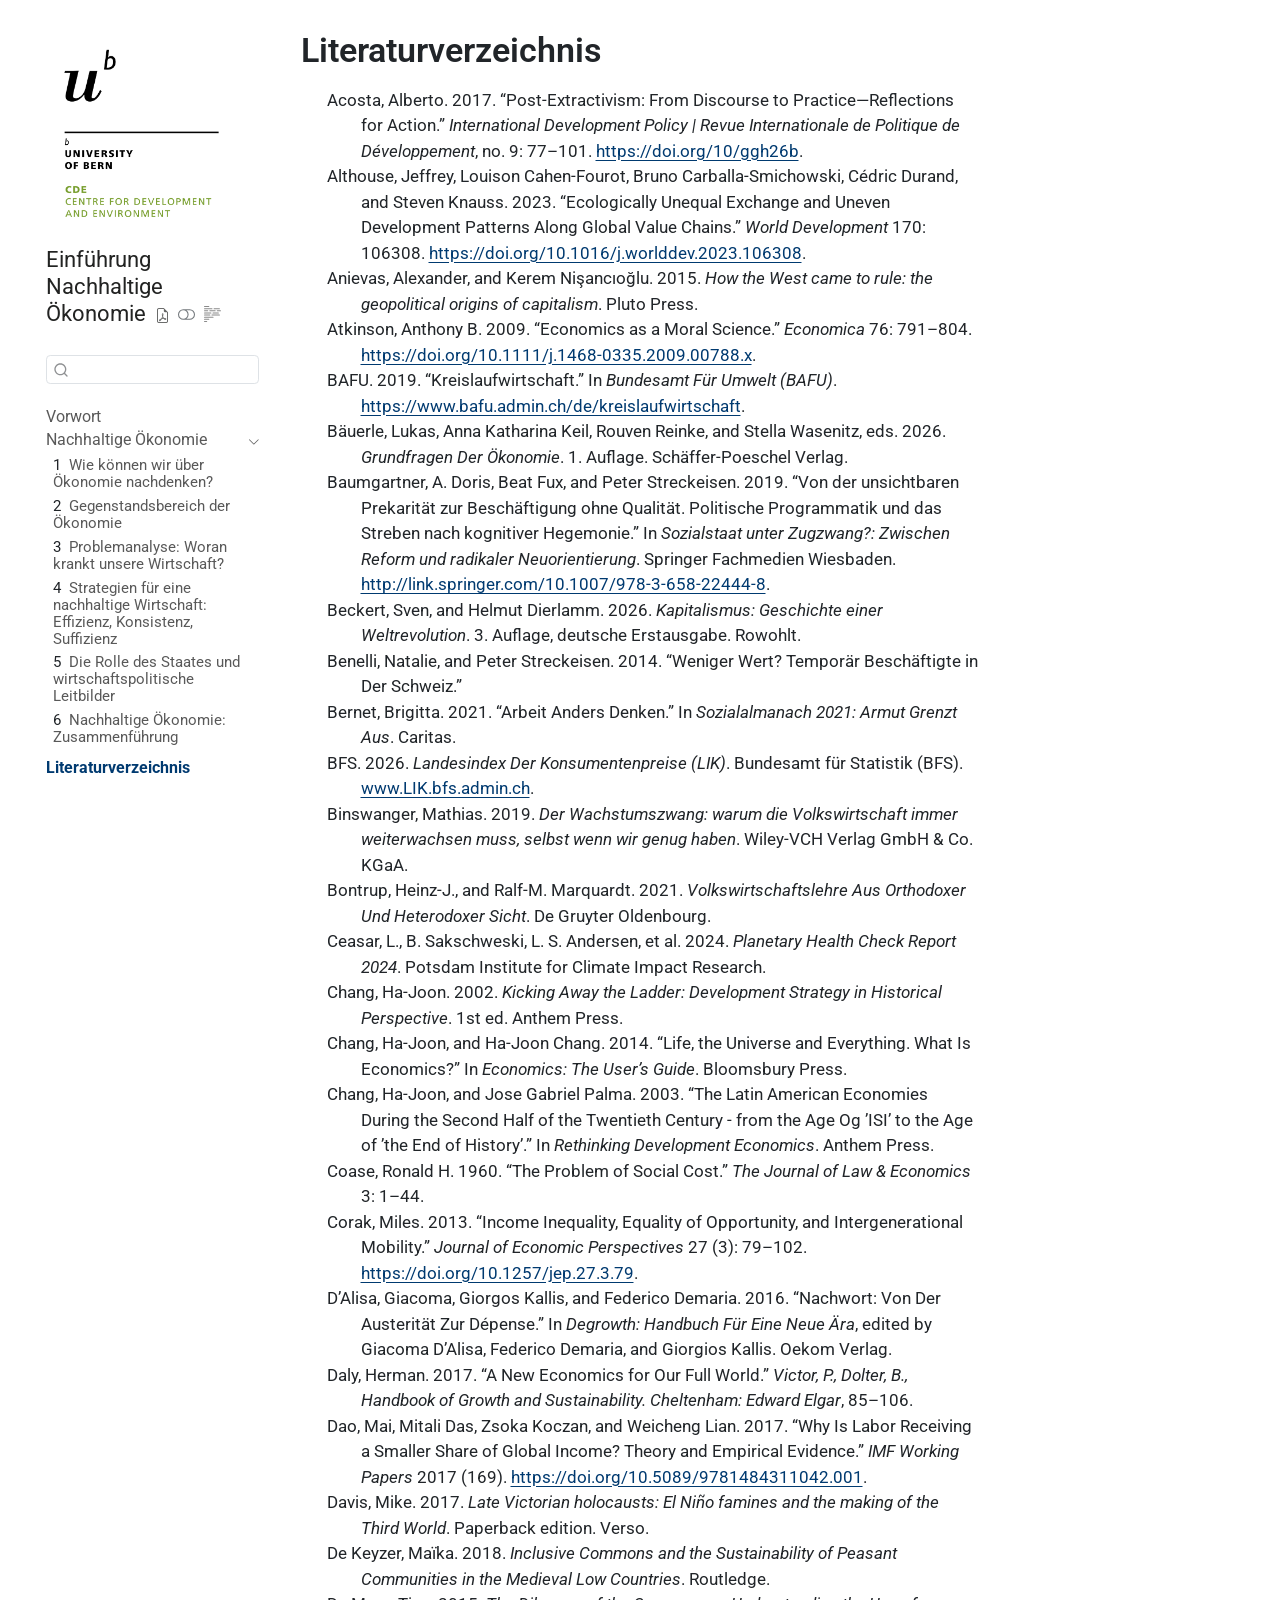
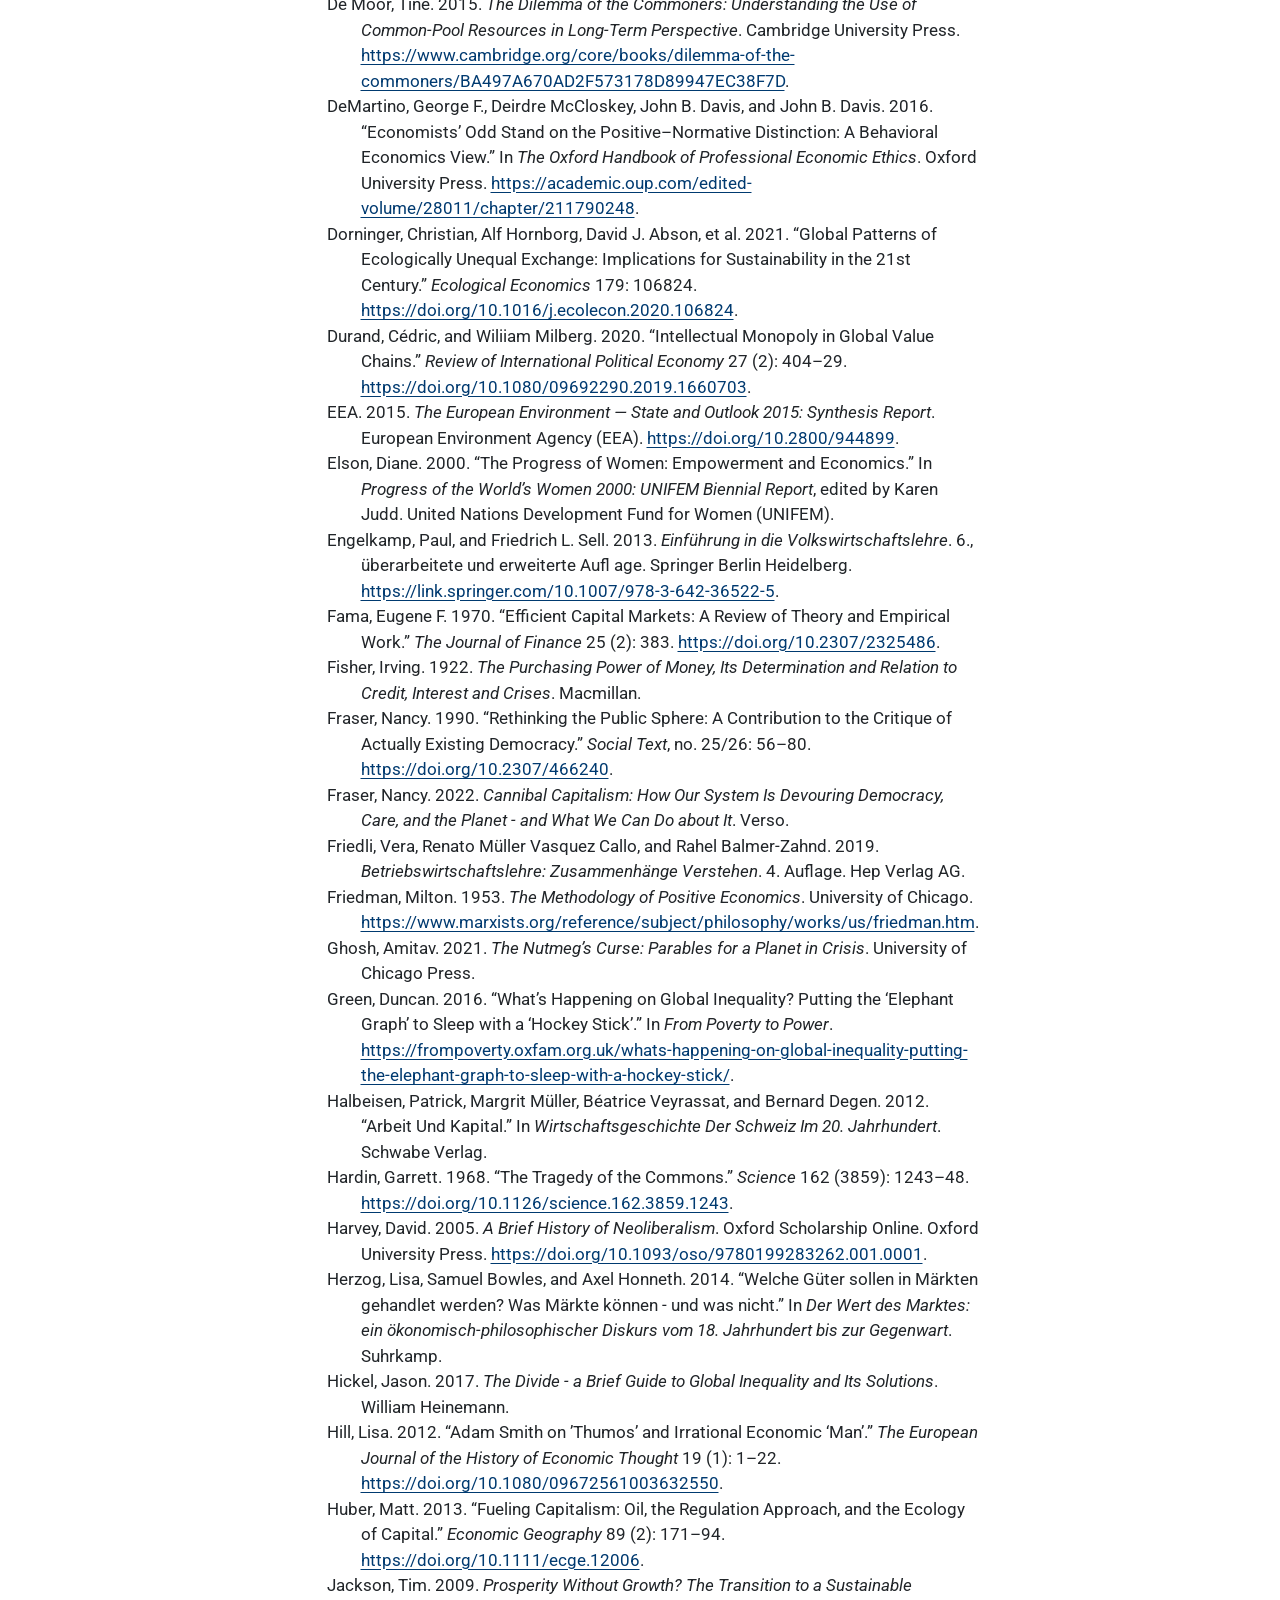
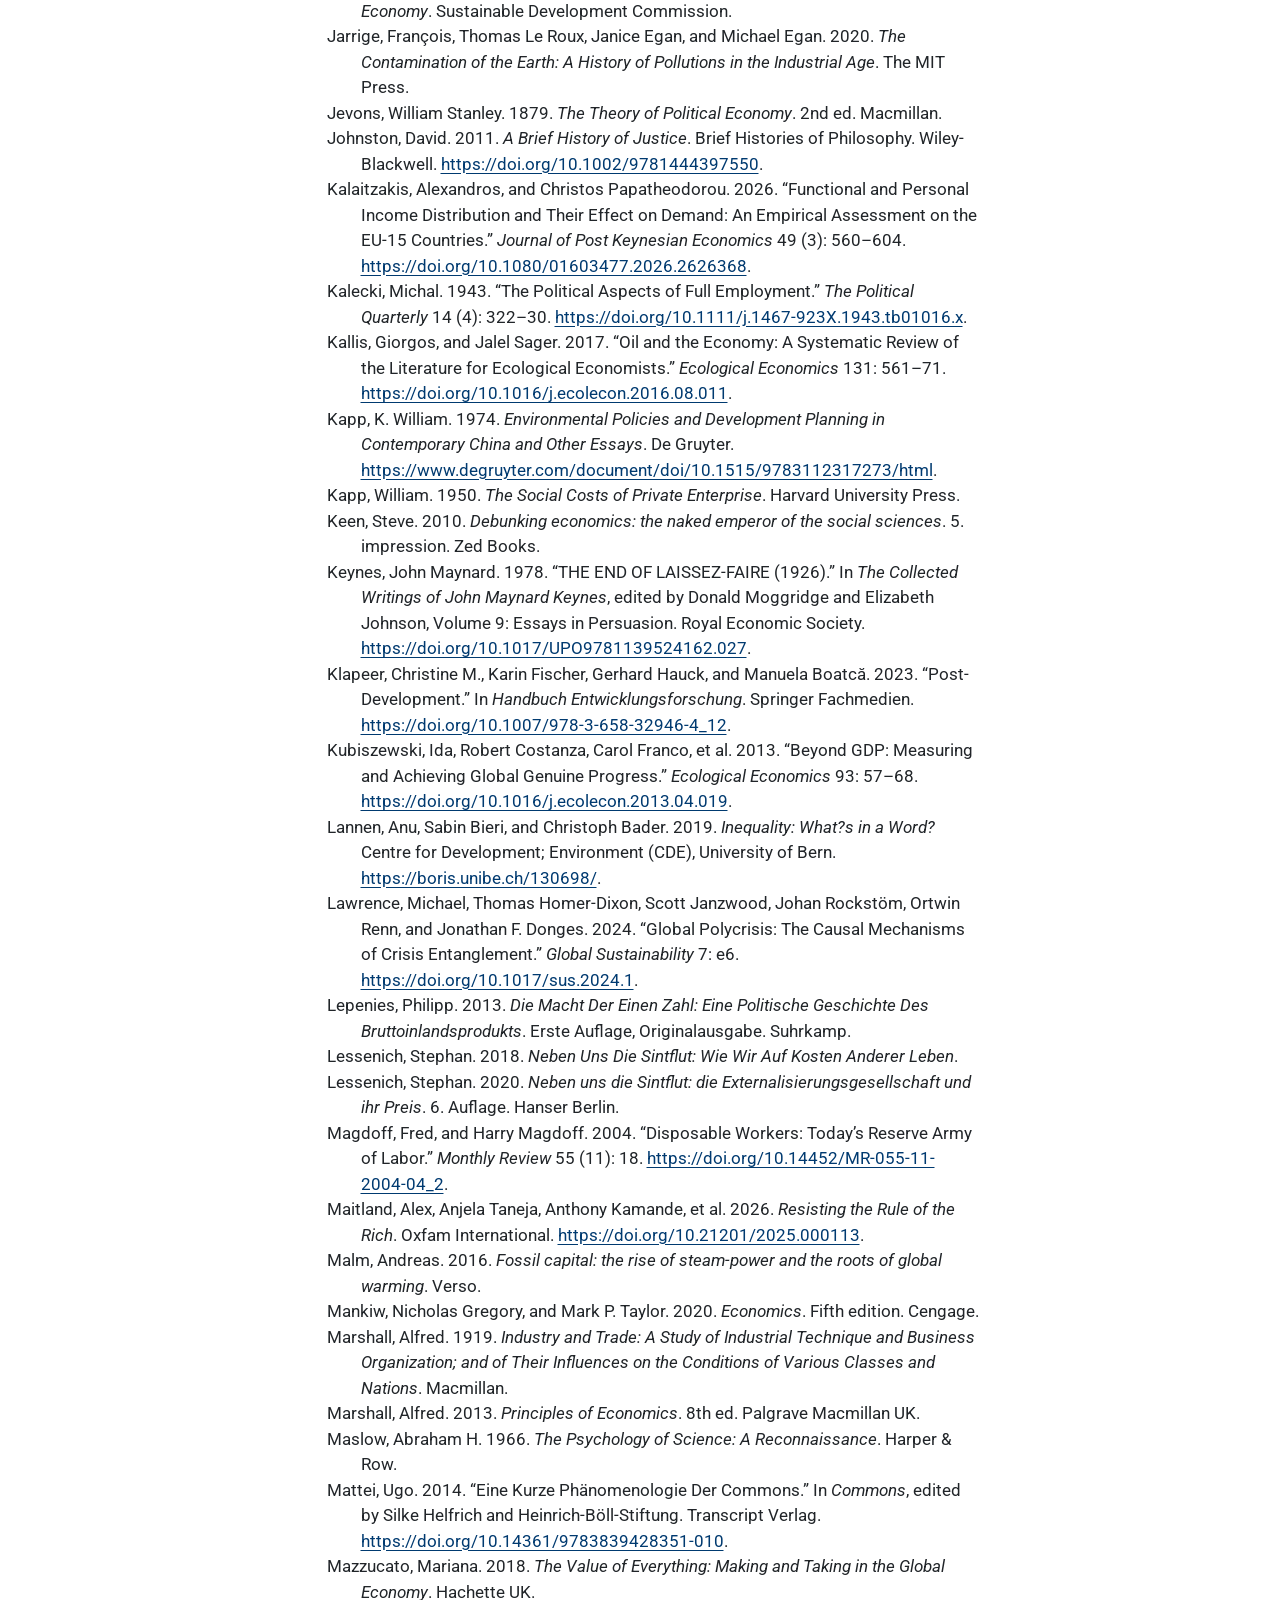
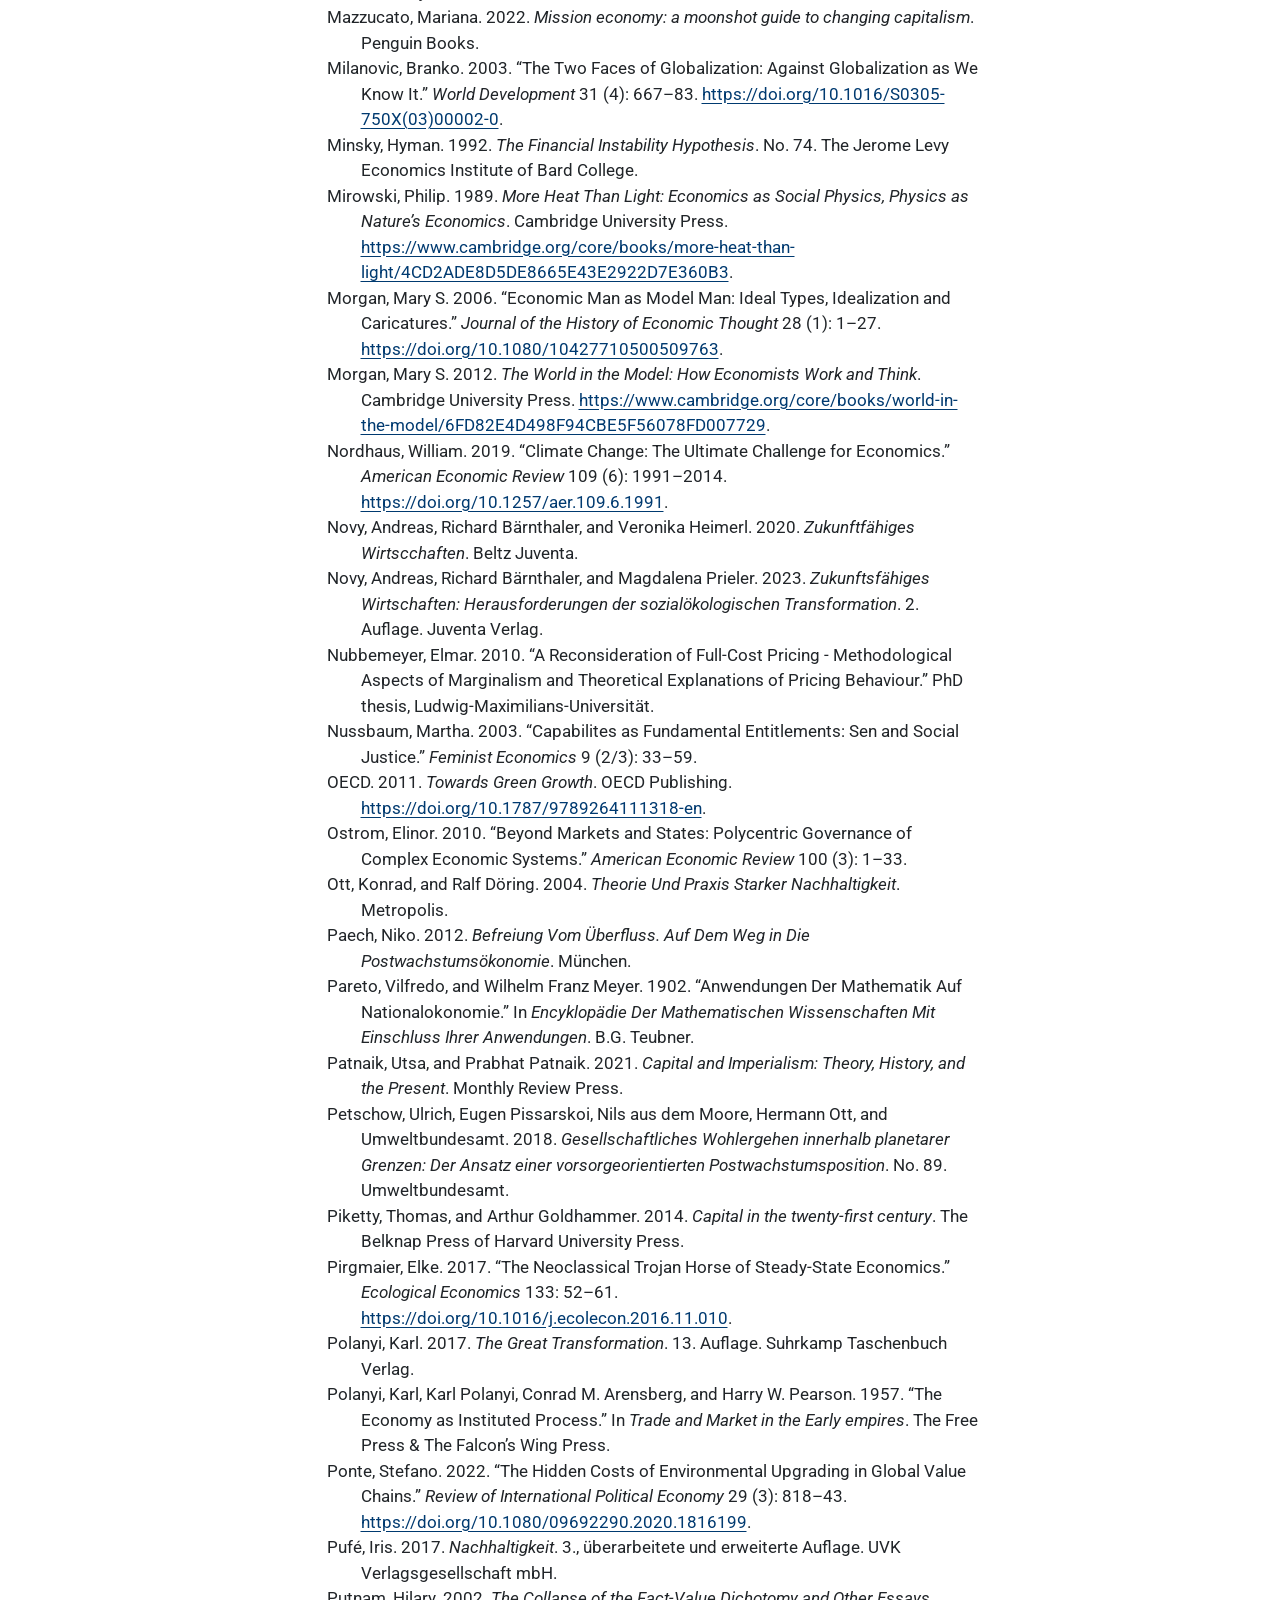
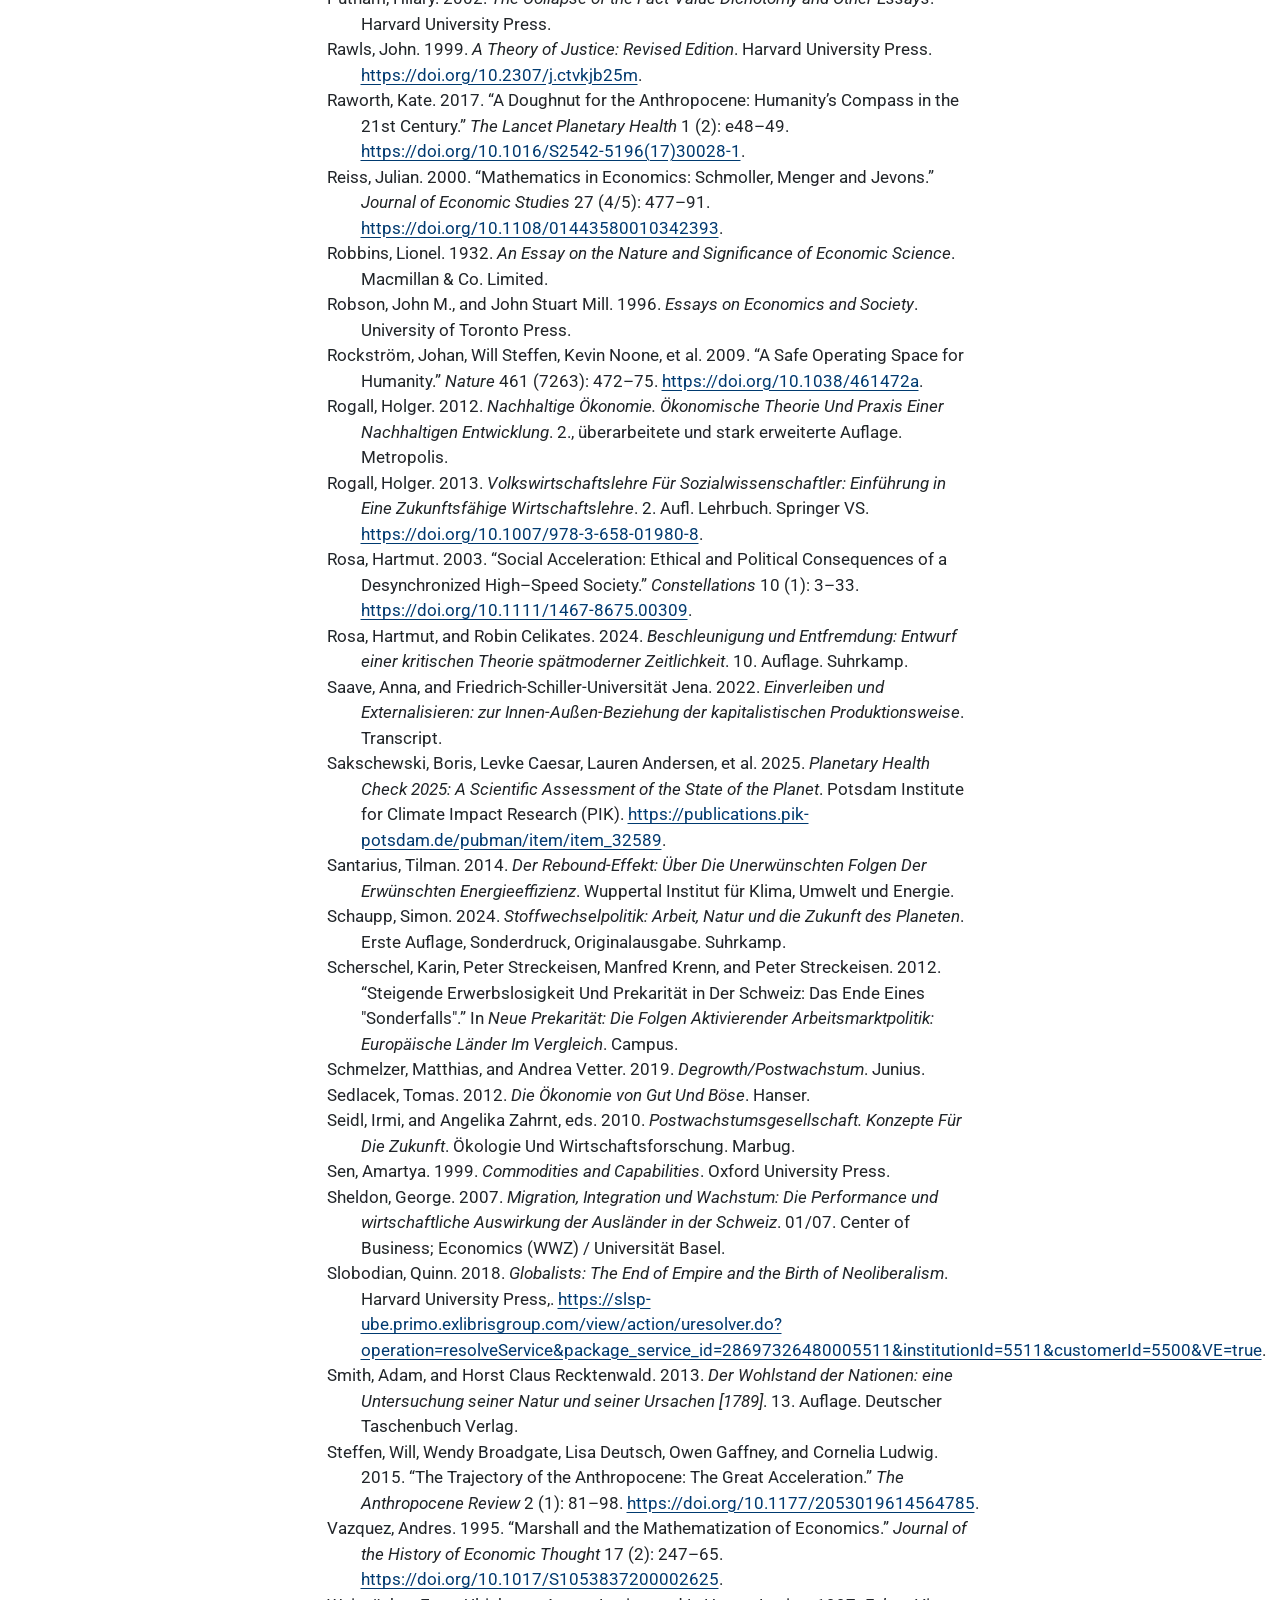
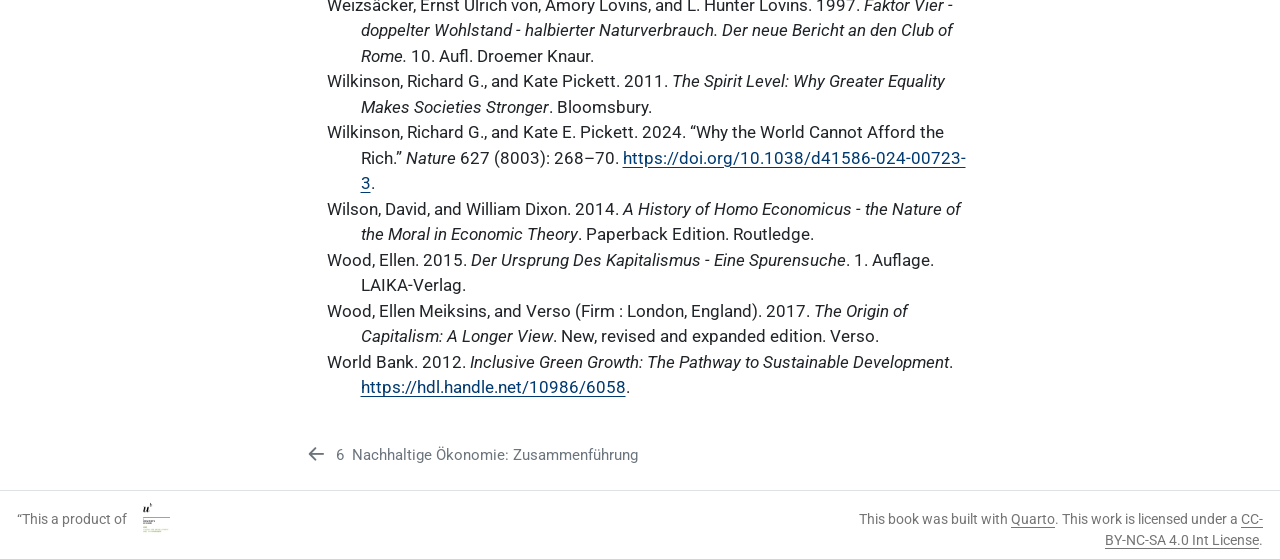
<file: docs/references.html>
<!DOCTYPE html>
<html xmlns="http://www.w3.org/1999/xhtml" lang="de-CH" xml:lang="de-CH"><head>

<meta charset="utf-8">
<meta name="generator" content="quarto-1.10.18">

<meta name="viewport" content="width=device-width, initial-scale=1.0, user-scalable=yes">


<title>Literaturverzeichnis – Einführung Nachhaltige Ökonomie</title>
<style>
/* Default styles provided by pandoc.
** See https://pandoc.org/MANUAL.html#variables-for-html for config info.
*/
span.smallcaps{font-variant: small-caps;}
div.columns{display: flex; gap: 1.5em;}
div.column{flex: auto;}
@media screen {
div.columns{gap: min(4vw, 1.5em);}
div.column{overflow-x: auto;}
}
div.hanging-indent{margin-left: 1.5em; text-indent: -1.5em;}
ul.task-list{list-style: none;}
ul.task-list li input[type="checkbox"] {
  width: 0.8em;
  margin: 0 0.8em 0.2em -1em; /* quarto-specific, see https://github.com/quarto-dev/quarto-cli/issues/4556 */ 
  vertical-align: middle;
}
/* CSS for citations */
div.csl-bib-body { }
div.csl-entry {
  clear: both;
}
.hanging-indent div.csl-entry {
  margin-left:2em;
  text-indent:-2em;
}
div.csl-left-margin {
  min-width:2em;
  float:left;
}
div.csl-right-inline {
  margin-left:2em;
  padding-left:1em;
}
div.csl-indent {
  margin-left: 2em;
}</style>


<script src="site_libs/quarto-nav/quarto-nav.js"></script>
<script src="site_libs/quarto-nav/headroom.min.js"></script>
<script src="site_libs/clipboard/clipboard.min.js"></script>
<script src="site_libs/quarto-search/autocomplete.umd.js"></script>
<script src="site_libs/quarto-search/fuse.min.js"></script>
<script src="site_libs/quarto-search/quarto-search.js"></script>
<meta name="quarto:offset" content="./">
<link href="./6_zusammenfuehrung/6_intro.html" rel="prev">
<link href="./images/cdelogo_e.png" rel="icon" type="image/png">
<script src="site_libs/quarto-html/quarto.js" type="module"></script>
<script src="site_libs/quarto-html/tabsets/tabsets.js" type="module"></script>
<script src="site_libs/quarto-html/popper.min.js"></script>
<script src="site_libs/quarto-html/tippy.umd.min.js"></script>
<script src="site_libs/quarto-html/anchor.min.js"></script>
<link href="site_libs/quarto-html/tippy.css" rel="stylesheet">
<link href="site_libs/quarto-html/quarto-syntax-highlighting-64a204ab8560d761af7679ceaba22944.css" rel="stylesheet" class="quarto-color-scheme" id="quarto-text-highlighting-styles">
<link href="site_libs/quarto-html/quarto-syntax-highlighting-dark-b85bc7c33db8c58e0ec93c3465666fed.css" rel="stylesheet" class="quarto-color-scheme quarto-color-alternate" id="quarto-text-highlighting-styles">
<link href="site_libs/quarto-html/quarto-syntax-highlighting-64a204ab8560d761af7679ceaba22944.css" rel="stylesheet" class="quarto-color-scheme-extra" id="quarto-text-highlighting-styles">
<script src="site_libs/bootstrap/bootstrap.min.js"></script>
<link href="site_libs/bootstrap/bootstrap-icons.css" rel="stylesheet">
<link href="site_libs/bootstrap/bootstrap-402df6278987b1c1cf6c287f8ba8e55b.min.css" rel="stylesheet" append-hash="true" class="quarto-color-scheme" id="quarto-bootstrap" data-mode="light">
<link href="site_libs/bootstrap/bootstrap-dark-db150b37408ade8d98d47d3c9edab02a.min.css" rel="stylesheet" append-hash="true" class="quarto-color-scheme quarto-color-alternate" id="quarto-bootstrap" data-mode="dark">
<link href="site_libs/bootstrap/bootstrap-402df6278987b1c1cf6c287f8ba8e55b.min.css" rel="stylesheet" append-hash="true" class="quarto-color-scheme-extra" id="quarto-bootstrap" data-mode="light">
<script id="quarto-search-options" type="application/json">{
  "location": "sidebar",
  "copy-button": false,
  "collapse-after": 3,
  "panel-placement": "start",
  "type": "textbox",
  "limit": 50,
  "keyboard-shortcut": [
    "f",
    "/",
    "s"
  ],
  "show-item-context": false,
  "language": {
    "search-no-results-text": "Keine Treffer",
    "search-matching-documents-text": "Treffer",
    "search-copy-link-title": "Link in die Suche kopieren",
    "search-hide-matches-text": "Zusätzliche Treffer verbergen",
    "search-more-match-text": "weitere Treffer in diesem Dokument",
    "search-more-matches-text": "weitere Treffer in diesem Dokument",
    "search-clear-button-title": "Zurücksetzen",
    "search-text-placeholder": "",
    "search-detached-cancel-button-title": "Abbrechen",
    "search-submit-button-title": "Abschicken",
    "search-label": "Suchen"
  }
}</script>
<link rel="preconnect" href="https://fonts.googleapis.com">
<link rel="preconnect" href="https://fonts.gstatic.com" crossorigin="">
<link href="https://fonts.googleapis.com/css2?family=Roboto:ital,wght@0,400;0,700;1,400;1,700&amp;family=Fira+Code:wght@400;500&amp;display=swap" rel="stylesheet">


<link rel="stylesheet" href="webex.css">
</head>

<body class="nav-sidebar floating quarto-light"><script id="quarto-html-before-body" type="application/javascript">
    const toggleBodyColorMode = (bsSheetEl) => {
      const mode = bsSheetEl.getAttribute("data-mode");
      const bodyEl = window.document.querySelector("body");
      if (mode === "dark") {
        bodyEl.classList.add("quarto-dark");
        bodyEl.classList.remove("quarto-light");
      } else {
        bodyEl.classList.add("quarto-light");
        bodyEl.classList.remove("quarto-dark");
      }
    }
    const toggleBodyColorPrimary = () => {
      const bsSheetEl = window.document.querySelector("link#quarto-bootstrap:not([rel=disabled-stylesheet])");
      if (bsSheetEl) {
        toggleBodyColorMode(bsSheetEl);
      }
    }
    const setColorSchemeToggle = (alternate) => {
      const toggles = window.document.querySelectorAll('.quarto-color-scheme-toggle');
      for (let i=0; i < toggles.length; i++) {
        const toggle = toggles[i];
        if (toggle) {
          if (alternate) {
            toggle.classList.add("alternate");
          } else {
            toggle.classList.remove("alternate");
          }
        }
      }
    };
    const toggleColorMode = (alternate) => {
      // Switch the stylesheets
      const primaryStylesheets = window.document.querySelectorAll('link.quarto-color-scheme:not(.quarto-color-alternate)');
      const alternateStylesheets = window.document.querySelectorAll('link.quarto-color-scheme.quarto-color-alternate');
      manageTransitions('#quarto-margin-sidebar .nav-link', false);
      if (alternate) {
        // note: dark is layered on light, we don't disable primary!
        enableStylesheet(alternateStylesheets);
        for (const sheetNode of alternateStylesheets) {
          if (sheetNode.id === "quarto-bootstrap") {
            toggleBodyColorMode(sheetNode);
          }
        }
      } else {
        disableStylesheet(alternateStylesheets);
        enableStylesheet(primaryStylesheets)
        toggleBodyColorPrimary();
      }
      manageTransitions('#quarto-margin-sidebar .nav-link', true);
      // Switch the toggles
      setColorSchemeToggle(alternate)
      // Hack to workaround the fact that safari doesn't
      // properly recolor the scrollbar when toggling (#1455)
      if (navigator.userAgent.indexOf('Safari') > 0 && navigator.userAgent.indexOf('Chrome') == -1) {
        manageTransitions("body", false);
        window.scrollTo(0, 1);
        setTimeout(() => {
          window.scrollTo(0, 0);
          manageTransitions("body", true);
        }, 40);
      }
    }
    const disableStylesheet = (stylesheets) => {
      for (let i=0; i < stylesheets.length; i++) {
        const stylesheet = stylesheets[i];
        stylesheet.rel = 'disabled-stylesheet';
      }
    }
    const enableStylesheet = (stylesheets) => {
      for (let i=0; i < stylesheets.length; i++) {
        const stylesheet = stylesheets[i];
        if(stylesheet.rel !== 'stylesheet') { // for Chrome, which will still FOUC without this check
          stylesheet.rel = 'stylesheet';
        }
      }
    }
    const manageTransitions = (selector, allowTransitions) => {
      const els = window.document.querySelectorAll(selector);
      for (let i=0; i < els.length; i++) {
        const el = els[i];
        if (allowTransitions) {
          el.classList.remove('notransition');
        } else {
          el.classList.add('notransition');
        }
      }
    }
    const isFileUrl = () => {
      return window.location.protocol === 'file:';
    }
    const hasAlternateSentinel = () => {
      let styleSentinel = getColorSchemeSentinel();
      if (styleSentinel !== null) {
        return styleSentinel === "alternate";
      } else {
        return false;
      }
    }
    const setStyleSentinel = (alternate) => {
      const value = alternate ? "alternate" : "default";
      if (!isFileUrl()) {
        window.localStorage.setItem("quarto-color-scheme", value);
      } else {
        localAlternateSentinel = value;
      }
    }
    const getColorSchemeSentinel = () => {
      if (!isFileUrl()) {
        const storageValue = window.localStorage.getItem("quarto-color-scheme");
        return storageValue != null ? storageValue : localAlternateSentinel;
      } else {
        return localAlternateSentinel;
      }
    }
    const toggleGiscusIfUsed = (isAlternate, darkModeDefault) => {
      const baseTheme = document.querySelector('#giscus-base-theme')?.value ?? 'light';
      const alternateTheme = document.querySelector('#giscus-alt-theme')?.value ?? 'dark';
      let newTheme = '';
      if(authorPrefersDark) {
        newTheme = isAlternate ? baseTheme : alternateTheme;
      } else {
        newTheme = isAlternate ? alternateTheme : baseTheme;
      }
      const changeGiscusTheme = () => {
        // From: https://github.com/giscus/giscus/issues/336
        const sendMessage = (message) => {
          const iframe = document.querySelector('iframe.giscus-frame');
          if (!iframe) return;
          iframe.contentWindow.postMessage({ giscus: message }, 'https://giscus.app');
        }
        sendMessage({
          setConfig: {
            theme: newTheme
          }
        });
      }
      const isGiscussLoaded = window.document.querySelector('iframe.giscus-frame') !== null;
      if (isGiscussLoaded) {
        changeGiscusTheme();
      }
    };
    const authorPrefersDark = false;
    const darkModeDefault = authorPrefersDark;
      document.querySelector('link#quarto-text-highlighting-styles.quarto-color-scheme-extra').rel = 'disabled-stylesheet';
      document.querySelector('link#quarto-bootstrap.quarto-color-scheme-extra').rel = 'disabled-stylesheet';
    let localAlternateSentinel = darkModeDefault ? 'alternate' : 'default';
    // Dark / light mode switch
    window.quartoToggleColorScheme = () => {
      // Read the current dark / light value
      let toAlternate = !hasAlternateSentinel();
      toggleColorMode(toAlternate);
      setStyleSentinel(toAlternate);
      toggleGiscusIfUsed(toAlternate, darkModeDefault);
      window.dispatchEvent(new Event('resize'));
    };
    // Switch to dark mode if need be
    if (hasAlternateSentinel()) {
      toggleColorMode(true);
    } else {
      toggleColorMode(false);
    }
  </script>

<div id="quarto-search-results"></div>
  <header id="quarto-header" class="headroom fixed-top">
  <nav class="quarto-secondary-nav">
    <div class="container-fluid d-flex">
      <button type="button" class="quarto-btn-toggle btn" data-bs-toggle="collapse" role="button" data-bs-target=".quarto-sidebar-collapse-item" aria-controls="quarto-sidebar" aria-expanded="false" aria-label="Seitenleiste umschalten" onclick="if (window.quartoToggleHeadroom) { window.quartoToggleHeadroom(); }">
        <i class="bi bi-layout-text-sidebar-reverse"></i>
      </button>
        <nav class="quarto-page-breadcrumbs" aria-label="breadcrumb"><ol class="breadcrumb"><li class="breadcrumb-item"><a href="./references.html">Literaturverzeichnis</a></li></ol></nav>
        <a class="flex-grow-1" role="navigation" data-bs-toggle="collapse" data-bs-target=".quarto-sidebar-collapse-item" aria-controls="quarto-sidebar" aria-expanded="false" aria-label="Seitenleiste umschalten" onclick="if (window.quartoToggleHeadroom) { window.quartoToggleHeadroom(); }">      
        </a>
      <button type="button" class="btn quarto-search-button" aria-label="Suchen" onclick="window.quartoOpenSearch();">
        <i class="bi bi-search"></i>
      </button>
    </div>
  </nav>
</header>
<!-- content -->
<div id="quarto-content" class="quarto-container page-columns page-rows-contents page-layout-article">
<!-- sidebar -->
  <nav id="quarto-sidebar" class="sidebar collapse collapse-horizontal quarto-sidebar-collapse-item sidebar-navigation floating overflow-auto">
    <div class="pt-lg-2 mt-2 text-left sidebar-header sidebar-header-stacked">
      <a href="./index.html" class="sidebar-logo-link">
      <img src="./images/cdelogo_e.png" alt="" class="sidebar-logo light-content py-0 d-lg-inline d-none">
      <img src="./images/cdelogo_e.png" alt="" class="sidebar-logo dark-content py-0 d-lg-inline d-none">
      </a>
    <div class="sidebar-title mb-0 py-0">
      <a href="./">Einführung Nachhaltige Ökonomie</a> 
        <div class="sidebar-tools-main tools-wide">
    <a href="https://github.com/CDEteaching/Nachhaltig-Wirtschaften/blob/main/pdf/NachhaltigWirtschaften.pdf" title="Kursskript (PDF)" class="quarto-navigation-tool px-1" aria-label="Kursskript (PDF)"><i class="bi bi-file-earmark-pdf"></i></a>
  <a href="" class="quarto-color-scheme-toggle quarto-navigation-tool  px-1" onclick="window.quartoToggleColorScheme(); return false;" title="Dunkelmodus umschalten"><i class="bi"></i></a>
  <a href="" class="quarto-reader-toggle quarto-navigation-tool px-1" onclick="window.quartoToggleReader(); return false;" title="Lesemodus umschalten">
  <div class="quarto-reader-toggle-btn">
  <i class="bi"></i>
  </div>
</a>
</div>
    </div>
      </div>
        <div class="mt-2 flex-shrink-0 align-items-center">
        <div class="sidebar-search">
        <div id="quarto-search" class="" title="Suchen"></div>
        </div>
        </div>
    <div class="sidebar-menu-container"> 
    <ul class="list-unstyled mt-1">
        <li class="sidebar-item">
  <div class="sidebar-item-container"> 
  <a href="./index.html" class="sidebar-item-text sidebar-link">
 <span class="menu-text">Vorwort</span></a>
  </div>
</li>
        <li class="sidebar-item sidebar-item-section">
      <div class="sidebar-item-container"> 
            <a class="sidebar-item-text sidebar-link text-start" data-bs-toggle="collapse" data-bs-target="#quarto-sidebar-section-1" role="navigation" aria-expanded="true">
 <span class="menu-text">Nachhaltige Ökonomie</span></a>
          <a class="sidebar-item-toggle text-start" data-bs-toggle="collapse" data-bs-target="#quarto-sidebar-section-1" role="navigation" aria-expanded="true" aria-label="Abschnitt umschalten">
            <i class="bi bi-chevron-right ms-2"></i>
          </a> 
      </div>
      <ul id="quarto-sidebar-section-1" class="collapse list-unstyled sidebar-section depth1 show">  
          <li class="sidebar-item">
  <div class="sidebar-item-container"> 
  <a href="./1_oekonomie-denken/1_intro.html" class="sidebar-item-text sidebar-link">
 <span class="menu-text"><span class="chapter-number">1</span>&nbsp; <span class="chapter-title">Wie können wir über Ökonomie nachdenken?</span></span></a>
  </div>
</li>
          <li class="sidebar-item">
  <div class="sidebar-item-container"> 
  <a href="./2_gegenstandsbereich/2_intro.html" class="sidebar-item-text sidebar-link">
 <span class="menu-text"><span class="chapter-number">2</span>&nbsp; <span class="chapter-title">Gegenstandsbereich der Ökonomie</span></span></a>
  </div>
</li>
          <li class="sidebar-item">
  <div class="sidebar-item-container"> 
  <a href="./3_problemanalyse/3_intro.html" class="sidebar-item-text sidebar-link">
 <span class="menu-text"><span class="chapter-number">3</span>&nbsp; <span class="chapter-title">Problemanalyse: Woran krankt unsere Wirtschaft?</span></span></a>
  </div>
</li>
          <li class="sidebar-item">
  <div class="sidebar-item-container"> 
  <a href="./4_strategien/4_intro.html" class="sidebar-item-text sidebar-link">
 <span class="menu-text"><span class="chapter-number">4</span>&nbsp; <span class="chapter-title">Strategien für eine nachhaltige Wirtschaft: Effizienz, Konsistenz, Suffizienz</span></span></a>
  </div>
</li>
          <li class="sidebar-item">
  <div class="sidebar-item-container"> 
  <a href="./5_staat-leitbilder/5_intro.html" class="sidebar-item-text sidebar-link">
 <span class="menu-text"><span class="chapter-number">5</span>&nbsp; <span class="chapter-title">Die Rolle des Staates und wirtschaftspolitische Leitbilder</span></span></a>
  </div>
</li>
          <li class="sidebar-item">
  <div class="sidebar-item-container"> 
  <a href="./6_zusammenfuehrung/6_intro.html" class="sidebar-item-text sidebar-link">
 <span class="menu-text"><span class="chapter-number">6</span>&nbsp; <span class="chapter-title">Nachhaltige Ökonomie: Zusammenführung</span></span></a>
  </div>
</li>
      </ul>
  </li>
        <li class="sidebar-item">
  <div class="sidebar-item-container"> 
  <a href="./references.html" class="sidebar-item-text sidebar-link active">
 <span class="menu-text">Literaturverzeichnis</span></a>
  </div>
</li>
    </ul>
    </div>
</nav>
<div id="quarto-sidebar-glass" class="quarto-sidebar-collapse-item" data-bs-toggle="collapse" data-bs-target=".quarto-sidebar-collapse-item"></div>
<!-- margin-sidebar -->
    <div id="quarto-margin-sidebar" class="sidebar margin-sidebar zindex-bottom">
        
    </div>
<!-- main -->
<main class="content" id="quarto-document-content">


<header id="title-block-header" class="quarto-title-block default">
<div class="quarto-title">
<h1 class="title">Literaturverzeichnis</h1>
</div>



<div class="quarto-title-meta">

    
  
    
  </div>
  


</header>


<div id="refs" class="references csl-bib-body hanging-indent" role="list">
<div id="ref-acostaPostExtractivismDiscoursePractice2017" class="csl-entry" role="listitem">
Acosta, Alberto. 2017. <span>“Post-Extractivism: From Discourse to
Practice—Reflections for Action.”</span> <em>International Development
Policy | Revue Internationale de Politique de Développement</em>, no. 9:
77–101. <a href="https://doi.org/10/ggh26b">https://doi.org/10/ggh26b</a>.
</div>
<div id="ref-althouseEcologicallyUnequalExchange2023" class="csl-entry" role="listitem">
Althouse, Jeffrey, Louison Cahen-Fourot, Bruno Carballa-Smichowski,
Cédric Durand, and Steven Knauss. 2023. <span>“Ecologically Unequal
Exchange and Uneven Development Patterns Along Global Value
Chains.”</span> <em>World Development</em> 170: 106308. <a href="https://doi.org/10.1016/j.worlddev.2023.106308">https://doi.org/10.1016/j.worlddev.2023.106308</a>.
</div>
<div id="ref-anievasHowWestCame2015a" class="csl-entry" role="listitem">
Anievas, Alexander, and Kerem Nişancıoğlu. 2015. <em>How the West came
to rule: the geopolitical origins of capitalism</em>. Pluto Press.
</div>
<div id="ref-atkinsonEconomicsMoralScience2009" class="csl-entry" role="listitem">
Atkinson, Anthony B. 2009. <span>“Economics as a Moral Science.”</span>
<em>Economica</em> 76: 791–804. <a href="https://doi.org/10.1111/j.1468-0335.2009.00788.x">https://doi.org/10.1111/j.1468-0335.2009.00788.x</a>.
</div>
<div id="ref-bafuKreislaufwirtschaft2019" class="csl-entry" role="listitem">
BAFU. 2019. <span>“Kreislaufwirtschaft.”</span> In <em>Bundesamt Für
Umwelt (BAFU)</em>. <a href="https://www.bafu.admin.ch/de/kreislaufwirtschaft">https://www.bafu.admin.ch/de/kreislaufwirtschaft</a>.
</div>
<div id="ref-bauerleGrundfragenOkonomie2026" class="csl-entry" role="listitem">
Bäuerle, Lukas, Anna Katharina Keil, Rouven Reinke, and Stella Wasenitz,
eds. 2026. <em>Grundfragen Der <span>Ökonomie</span></em>. 1. Auflage.
Schäffer-Poeschel Verlag.
</div>
<div id="ref-streckeisenUnsichtbarenPrekaritaetZur2019" class="csl-entry" role="listitem">
Baumgartner, A. Doris, Beat Fux, and Peter Streckeisen. 2019. <span>“Von
der unsichtbaren Prekarität zur Beschäftigung ohne Qualität. Politische
Programmatik und das Streben nach kognitiver Hegemonie.”</span> In
<em>Sozialstaat unter Zugzwang?: Zwischen Reform und radikaler
Neuorientierung</em>. Springer Fachmedien Wiesbaden. <a href="http://link.springer.com/10.1007/978-3-658-22444-8">http://link.springer.com/10.1007/978-3-658-22444-8</a>.
</div>
<div id="ref-beckertKapitalismusGeschichteWeltrevolution2026" class="csl-entry" role="listitem">
Beckert, Sven, and Helmut Dierlamm. 2026. <em>Kapitalismus: Geschichte
einer Weltrevolution</em>. 3. Auflage, deutsche Erstausgabe. Rowohlt.
</div>
<div id="ref-benelliWenigerWertTemporar2014" class="csl-entry" role="listitem">
Benelli, Natalie, and Peter Streckeisen. 2014. <span>“Weniger Wert?
Temporär Beschäftigte in Der Schweiz.”</span>
</div>
<div id="ref-bernetArbeitAndersDenken2021" class="csl-entry" role="listitem">
Bernet, Brigitta. 2021. <span>“Arbeit Anders Denken.”</span> In
<em>Sozialalmanach 2021: Armut Grenzt Aus</em>. Caritas.
</div>
<div id="ref-bfsLIK2026" class="csl-entry" role="listitem">
BFS. 2026. <em>Landesindex Der <span>Konsumentenpreise</span>
(<span>LIK</span>)</em>. Bundesamt für Statistik (BFS). <a href="https://www.LIK.bfs.admin.ch">www.LIK.bfs.admin.ch</a>.
</div>
<div id="ref-binswangerWachstumszwangWarumVolkswirtschaft2019" class="csl-entry" role="listitem">
Binswanger, Mathias. 2019. <em>Der Wachstumszwang: warum die
Volkswirtschaft immer weiterwachsen muss, selbst wenn wir genug
haben</em>. Wiley-VCH Verlag GmbH &amp; Co. KGaA.
</div>
<div id="ref-bontrupVolkswirtschaftslehreAusOrthodoxer2021a" class="csl-entry" role="listitem">
Bontrup, Heinz-J., and Ralf-M. Marquardt. 2021.
<em>Volkswirtschaftslehre Aus Orthodoxer Und Heterodoxer Sicht</em>. De
Gruyter Oldenbourg.
</div>
<div id="ref-ceasarPlanetaryHealthCheck2024" class="csl-entry" role="listitem">
Ceasar, L., B. Sakschweski, L. S. Andersen, et al. 2024. <em>Planetary
Health Check Report 2024</em>. Potsdam Institute for Climate Impact
Research.
</div>
<div id="ref-changKickingAwayLadder2002" class="csl-entry" role="listitem">
Chang, Ha-Joon. 2002. <em>Kicking Away the Ladder: Development Strategy
in Historical Perspective</em>. 1st ed. Anthem Press.
</div>
<div id="ref-changLifeUniverseEverything2014" class="csl-entry" role="listitem">
Chang, Ha-Joon, and Ha-Joon Chang. 2014. <span>“Life, the Universe and
Everything. What Is Economics?”</span> In <em>Economics: The User’s
Guide</em>. Bloomsbury Press.
</div>
<div id="ref-palmaLatinAmericanEconomies2003" class="csl-entry" role="listitem">
Chang, Ha-Joon, and Jose Gabriel Palma. 2003. <span>“The Latin American
Economies During the Second Half of the Twentieth Century - from the Age
Og ’ISI’ to the Age of ’the End of History’.”</span> In <em>Rethinking
Development Economics</em>. Anthem Press.
</div>
<div id="ref-coaseProblemSocialCost1960" class="csl-entry" role="listitem">
Coase, Ronald H. 1960. <span>“The Problem of Social Cost.”</span>
<em>The Journal of Law &amp; Economics</em> 3: 1–44.
</div>
<div id="ref-corakIncomeInequalityEquality2013" class="csl-entry" role="listitem">
Corak, Miles. 2013. <span>“Income <span>Inequality</span>,
<span>Equality</span> of <span>Opportunity</span>, and
<span>Intergenerational Mobility</span>.”</span> <em>Journal of Economic
Perspectives</em> 27 (3): 79–102. <a href="https://doi.org/10.1257/jep.27.3.79">https://doi.org/10.1257/jep.27.3.79</a>.
</div>
<div id="ref-dalisaNachwortAusteritaetZur2016" class="csl-entry" role="listitem">
D’Alisa, Giacoma, Giorgos Kallis, and Federico Demaria. 2016.
<span>“Nachwort: <span>Von</span> Der <span>Austerität</span> Zur
<span>Dépense</span>.”</span> In <em>Degrowth: <span>Handbuch</span> Für
Eine Neue Ära</em>, edited by Giacoma D’Alisa, Federico Demaria, and
Giorgios Kallis. Oekom Verlag.
</div>
<div id="ref-dalyNewEconomicsOur2017" class="csl-entry" role="listitem">
Daly, Herman. 2017. <span>“A New Economics for Our Full World.”</span>
<em>Victor, P., Dolter, B., Handbook of Growth and Sustainability.
Cheltenham: Edward Elgar</em>, 85–106.
</div>
<div id="ref-daoWhyLaborReceiving2017" class="csl-entry" role="listitem">
Dao, Mai, Mitali Das, Zsoka Koczan, and Weicheng Lian. 2017. <span>“Why
<span>Is</span> <span>Labor</span> <span>Receiving</span> a
<span>Smaller</span> <span>Share</span> of <span>Global</span>
<span>Income</span>? <span>Theory</span> and <span>Empirical</span>
<span>Evidence</span>.”</span> <em>IMF Working Papers</em> 2017 (169).
<a href="https://doi.org/10.5089/9781484311042.001">https://doi.org/10.5089/9781484311042.001</a>.
</div>
<div id="ref-davisLateVictorianHolocausts2017a" class="csl-entry" role="listitem">
Davis, Mike. 2017. <em>Late Victorian holocausts: El Niño famines and
the making of the Third World</em>. Paperback edition. Verso.
</div>
<div id="ref-dekeyzerInclusiveCommonsSustainability2018" class="csl-entry" role="listitem">
De Keyzer, Maïka. 2018. <em>Inclusive Commons and the Sustainability of
Peasant Communities in the Medieval Low Countries</em>. Routledge.
</div>
<div id="ref-demoorDilemmaCommonersUnderstanding2015" class="csl-entry" role="listitem">
De Moor, Tine. 2015. <em>The Dilemma of the Commoners: Understanding the
Use of Common-Pool Resources in Long-Term Perspective</em>. Cambridge
University Press. <a href="https://www.cambridge.org/core/books/dilemma-of-the-commoners/BA497A670AD2F573178D89947EC38F7D">https://www.cambridge.org/core/books/dilemma-of-the-commoners/BA497A670AD2F573178D89947EC38F7D</a>.
</div>
<div id="ref-davisEconomistsOddStand2016" class="csl-entry" role="listitem">
DeMartino, George F., Deirdre McCloskey, John B. Davis, and John B.
Davis. 2016. <span>“Economists’ Odd Stand on the Positive–Normative
Distinction: A Behavioral Economics View.”</span> In <em>The Oxford
Handbook of Professional Economic Ethics</em>. Oxford University Press.
<a href="https://academic.oup.com/edited-volume/28011/chapter/211790248">https://academic.oup.com/edited-volume/28011/chapter/211790248</a>.
</div>
<div id="ref-dorningerGlobalPatternsEcologically2021a" class="csl-entry" role="listitem">
Dorninger, Christian, Alf Hornborg, David J. Abson, et al. 2021.
<span>“Global Patterns of Ecologically Unequal Exchange: Implications
for Sustainability in the 21st Century.”</span> <em>Ecological
Economics</em> 179: 106824. <a href="https://doi.org/10.1016/j.ecolecon.2020.106824">https://doi.org/10.1016/j.ecolecon.2020.106824</a>.
</div>
<div id="ref-durandIntellectualMonopolyGlobal2020a" class="csl-entry" role="listitem">
Durand, Cédric, and Wiliiam Milberg. 2020. <span>“Intellectual Monopoly
in Global Value Chains.”</span> <em>Review of International Political
Economy</em> 27 (2): 404–29. <a href="https://doi.org/10.1080/09692290.2019.1660703">https://doi.org/10.1080/09692290.2019.1660703</a>.
</div>
<div id="ref-eeaEuropeanEnvironmentState2015" class="csl-entry" role="listitem">
EEA. 2015. <em>The <span>European</span> Environment — State and Outlook
2015: Synthesis Report</em>. European Environment Agency (EEA). <a href="https://doi.org/10.2800/944899">https://doi.org/10.2800/944899</a>.
</div>
<div id="ref-elsonProgressWomenEmpowerment2000" class="csl-entry" role="listitem">
Elson, Diane. 2000. <span>“The <span>Progress</span> of
<span>Women</span>: <span>Empowerment</span> and
<span>Economics</span>.”</span> In <em>Progress of the
<span>World</span>’s <span>Women</span> 2000: <span>UNIFEM</span>
<span>Biennial</span> <span>Report</span></em>, edited by Karen Judd.
United Nations Development Fund for Women (UNIFEM).
</div>
<div id="ref-engelkampEinfuehrungVolkswirtschaftslehre2013" class="csl-entry" role="listitem">
Engelkamp, Paul, and Friedrich L. Sell. 2013. <em>Einführung in die
Volkswirtschaftslehre</em>. 6., überarbeitete und erweiterte Aufl age.
Springer Berlin Heidelberg. <a href="https://link.springer.com/10.1007/978-3-642-36522-5">https://link.springer.com/10.1007/978-3-642-36522-5</a>.
</div>
<div id="ref-famaEfficientCapitalMarkets1970" class="csl-entry" role="listitem">
Fama, Eugene F. 1970. <span>“Efficient <span>Capital</span>
<span>Markets</span>: <span>A</span> <span>Review</span> of
<span>Theory</span> and <span>Empirical</span>
<span>Work</span>.”</span> <em>The Journal of Finance</em> 25 (2): 383.
<a href="https://doi.org/10.2307/2325486">https://doi.org/10.2307/2325486</a>.
</div>
<div id="ref-fisherPurchasingPowerMoney1922a" class="csl-entry" role="listitem">
Fisher, Irving. 1922. <em>The Purchasing Power of Money, Its
Determination and Relation to Credit, Interest and Crises</em>.
Macmillan.
</div>
<div id="ref-fraserRethinkingPublicSphere1990" class="csl-entry" role="listitem">
Fraser, Nancy. 1990. <span>“Rethinking the <span>Public</span>
<span>Sphere</span>: <span>A</span> <span>Contribution</span> to the
<span>Critique</span> of <span>Actually</span> <span>Existing</span>
<span>Democracy</span>.”</span> <em>Social Text</em>, no. 25/26: 56–80.
<a href="https://doi.org/10.2307/466240">https://doi.org/10.2307/466240</a>.
</div>
<div id="ref-fraserCannibalCapitalismHow2022" class="csl-entry" role="listitem">
Fraser, Nancy. 2022. <em>Cannibal <span>Capitalism</span>:
<span>How</span> <span>Our</span> <span>System</span> <span>Is</span>
<span>Devouring</span> <span>Democracy</span>, <span>Care</span>, and
the <span>Planet</span> - and <span>What</span> <span>We</span>
<span>Can</span> <span>Do</span> about <span>It</span></em>. Verso.
</div>
<div id="ref-friedliBetriebswirtschaftslehreZusammenhangeVerstehen2019" class="csl-entry" role="listitem">
Friedli, Vera, Renato Müller Vasquez Callo, and Rahel Balmer-Zahnd.
2019. <em>Betriebswirtschaftslehre: Zusammenhänge Verstehen</em>. 4.
Auflage. Hep Verlag AG.
</div>
<div id="ref-friedmanMethodologyPositiveEconomics1953a" class="csl-entry" role="listitem">
Friedman, Milton. 1953. <em>The Methodology of Positive Economics</em>.
University of Chicago. <a href="https://www.marxists.org/reference/subject/philosophy/works/us/friedman.htm">https://www.marxists.org/reference/subject/philosophy/works/us/friedman.htm</a>.
</div>
<div id="ref-ghoshNutmegsCurseParables2021" class="csl-entry" role="listitem">
Ghosh, Amitav. 2021. <em>The Nutmeg’s Curse: Parables for a Planet in
Crisis</em>. University of Chicago Press.
</div>
<div id="ref-greenWhatsHappeningGlobal2016" class="csl-entry" role="listitem">
Green, Duncan. 2016. <span>“What’s Happening on <span>Global</span>
<span>Inequality</span>? <span>Putting</span> the <span>‘Elephant
Graph’</span> to Sleep with a <span>‘Hockey Stick’</span>.”</span> In
<em>From Poverty to Power</em>. <a href="https://frompoverty.oxfam.org.uk/whats-happening-on-global-inequality-putting-the-elephant-graph-to-sleep-with-a-hockey-stick/">https://frompoverty.oxfam.org.uk/whats-happening-on-global-inequality-putting-the-elephant-graph-to-sleep-with-a-hockey-stick/</a>.
</div>
<div id="ref-degenArbeitUndKapital2012" class="csl-entry" role="listitem">
Halbeisen, Patrick, Margrit Müller, Béatrice Veyrassat, and Bernard
Degen. 2012. <span>“Arbeit Und Kapital.”</span> In
<em>Wirtschaftsgeschichte Der Schweiz Im 20. Jahrhundert</em>. Schwabe
Verlag.
</div>
<div id="ref-hardinTragedyCommons1968" class="csl-entry" role="listitem">
Hardin, Garrett. 1968. <span>“The Tragedy of the Commons.”</span>
<em>Science</em> 162 (3859): 1243–48. <a href="https://doi.org/10.1126/science.162.3859.1243">https://doi.org/10.1126/science.162.3859.1243</a>.
</div>
<div id="ref-harveyBriefHistoryNeoliberalism2005" class="csl-entry" role="listitem">
Harvey, David. 2005. <em>A <span>Brief</span> <span>History</span> of
<span>Neoliberalism</span></em>. Oxford Scholarship Online. Oxford
University Press. <a href="https://doi.org/10.1093/oso/9780199283262.001.0001">https://doi.org/10.1093/oso/9780199283262.001.0001</a>.
</div>
<div id="ref-bowlesWelcheGueterSollen2014" class="csl-entry" role="listitem">
Herzog, Lisa, Samuel Bowles, and Axel Honneth. 2014. <span>“Welche Güter
sollen in Märkten gehandlet werden? Was Märkte können - und was
nicht.”</span> In <em>Der Wert des Marktes: ein
ökonomisch-philosophischer Diskurs vom 18. Jahrhundert bis zur
Gegenwart</em>. Suhrkamp.
</div>
<div id="ref-hickelDivideBriefGuide2017" class="csl-entry" role="listitem">
Hickel, Jason. 2017. <em>The Divide - a Brief Guide to Global Inequality
and Its Solutions</em>. William Heinemann.
</div>
<div id="ref-hillAdamSmithThumos2012a" class="csl-entry" role="listitem">
Hill, Lisa. 2012. <span>“Adam Smith on ’Thumos’ and Irrational Economic
<span>‘Man’</span>.”</span> <em>The European Journal of the History of
Economic Thought</em> 19 (1): 1–22. <a href="https://doi.org/10.1080/09672561003632550">https://doi.org/10.1080/09672561003632550</a>.
</div>
<div id="ref-huberFuelingCapitalismOil2013" class="csl-entry" role="listitem">
Huber, Matt. 2013. <span>“Fueling Capitalism: Oil, the Regulation
Approach, and the Ecology of Capital.”</span> <em>Economic
Geography</em> 89 (2): 171–94. <a href="https://doi.org/10.1111/ecge.12006">https://doi.org/10.1111/ecge.12006</a>.
</div>
<div id="ref-jacksonProsperityGrowthTransition2009" class="csl-entry" role="listitem">
Jackson, Tim. 2009. <em>Prosperity Without Growth? <span>The</span>
Transition to a Sustainable Economy</em>. Sustainable Development
Commission.
</div>
<div id="ref-jarrigeContaminationEarthHistory2020" class="csl-entry" role="listitem">
Jarrige, François, Thomas Le Roux, Janice Egan, and Michael Egan. 2020.
<em>The Contamination of the Earth: A History of Pollutions in the
Industrial Age</em>. The MIT Press.
</div>
<div id="ref-jevonsTheoryPoliticalEconomy1879" class="csl-entry" role="listitem">
Jevons, William Stanley. 1879. <em>The Theory of Political Economy</em>.
2nd ed. Macmillan.
</div>
<div id="ref-johnstonBriefHistoryJustice2011" class="csl-entry" role="listitem">
Johnston, David. 2011. <em>A <span>Brief</span> <span>History</span> of
<span>Justice</span></em>. Brief <span>Histories</span> of
<span>Philosophy</span>. Wiley-Blackwell. <a href="https://doi.org/10.1002/9781444397550">https://doi.org/10.1002/9781444397550</a>.
</div>
<div id="ref-kalaitzakisFunctionalPersonalIncome2026" class="csl-entry" role="listitem">
Kalaitzakis, Alexandros, and Christos Papatheodorou. 2026.
<span>“Functional and Personal Income Distribution and Their Effect on
Demand: An Empirical Assessment on the <span>EU</span>-15
Countries.”</span> <em>Journal of Post Keynesian Economics</em> 49 (3):
560–604. <a href="https://doi.org/10.1080/01603477.2026.2626368">https://doi.org/10.1080/01603477.2026.2626368</a>.
</div>
<div id="ref-kaleckiPoliticalAspectsFull1943" class="csl-entry" role="listitem">
Kalecki, Michal. 1943. <span>“The <span>Political</span>
<span>Aspects</span> of <span>Full</span>
<span>Employment</span>.”</span> <em>The Political Quarterly</em> 14
(4): 322–30. <a href="https://doi.org/10.1111/j.1467-923X.1943.tb01016.x">https://doi.org/10.1111/j.1467-923X.1943.tb01016.x</a>.
</div>
<div id="ref-kallisOilEconomySystematic2017" class="csl-entry" role="listitem">
Kallis, Giorgos, and Jalel Sager. 2017. <span>“Oil and the Economy: A
Systematic Review of the Literature for Ecological Economists.”</span>
<em>Ecological Economics</em> 131: 561–71. <a href="https://doi.org/10.1016/j.ecolecon.2016.08.011">https://doi.org/10.1016/j.ecolecon.2016.08.011</a>.
</div>
<div id="ref-kappEnvironmentalPoliciesDevelopment1974" class="csl-entry" role="listitem">
Kapp, K. William. 1974. <em>Environmental Policies and Development
Planning in Contemporary China and Other Essays</em>. De Gruyter. <a href="https://www.degruyter.com/document/doi/10.1515/9783112317273/html">https://www.degruyter.com/document/doi/10.1515/9783112317273/html</a>.
</div>
<div id="ref-kappSocialCostsPrivate1950" class="csl-entry" role="listitem">
Kapp, William. 1950. <em>The Social Costs of Private Enterprise</em>.
Harvard University Press.
</div>
<div id="ref-keenDebunkingEconomicsNaked2010" class="csl-entry" role="listitem">
Keen, Steve. 2010. <em>Debunking economics: the naked emperor of the
social sciences</em>. 5. impression. Zed Books.
</div>
<div id="ref-keynesENDLAISSEZFAIRE19261978" class="csl-entry" role="listitem">
Keynes, John Maynard. 1978. <span>“<span>THE</span> <span>END</span>
<span>OF</span> <span>LAISSEZ</span>-<span>FAIRE</span> (1926).”</span>
In <em>The <span>Collected</span> <span>Writings</span> of
<span>John</span> <span>Maynard</span> <span>Keynes</span></em>, edited
by Donald Moggridge and Elizabeth Johnson, Volume 9: Essays in
Persuasion. Royal Economic Society. <a href="https://doi.org/10.1017/UPO9781139524162.027">https://doi.org/10.1017/UPO9781139524162.027</a>.
</div>
<div id="ref-klapeerPostDevelopment2023" class="csl-entry" role="listitem">
Klapeer, Christine M., Karin Fischer, Gerhard Hauck, and Manuela Boatcă.
2023. <span>“Post-Development.”</span> In <em>Handbuch
Entwicklungsforschung</em>. Springer Fachmedien. <a href="https://doi.org/10.1007/978-3-658-32946-4_12">https://doi.org/10.1007/978-3-658-32946-4_12</a>.
</div>
<div id="ref-kubiszewskiGDPMeasuringAchieving2013" class="csl-entry" role="listitem">
Kubiszewski, Ida, Robert Costanza, Carol Franco, et al. 2013.
<span>“Beyond GDP: Measuring and Achieving Global Genuine
Progress.”</span> <em>Ecological Economics</em> 93: 57–68. <a href="https://doi.org/10.1016/j.ecolecon.2013.04.019">https://doi.org/10.1016/j.ecolecon.2013.04.019</a>.
</div>
<div id="ref-lannenInequalityWhatsWord2019" class="csl-entry" role="listitem">
Lannen, Anu, Sabin Bieri, and Christoph Bader. 2019. <em>Inequality:
What?s in a Word?</em> Centre for Development; Environment (CDE),
University of Bern. <a href="https://boris.unibe.ch/130698/">https://boris.unibe.ch/130698/</a>.
</div>
<div id="ref-lawrenceGlobalPolycrisisCausal2024a" class="csl-entry" role="listitem">
Lawrence, Michael, Thomas Homer-Dixon, Scott Janzwood, Johan Rockstöm,
Ortwin Renn, and Jonathan F. Donges. 2024. <span>“Global Polycrisis: The
Causal Mechanisms of Crisis Entanglement.”</span> <em>Global
Sustainability</em> 7: e6. <a href="https://doi.org/10.1017/sus.2024.1">https://doi.org/10.1017/sus.2024.1</a>.
</div>
<div id="ref-lepeniesMachtZahlPolitische2013" class="csl-entry" role="listitem">
Lepenies, Philipp. 2013. <em>Die Macht Der Einen Zahl: Eine Politische
Geschichte Des Bruttoinlandsprodukts</em>. Erste Auflage,
Originalausgabe. Suhrkamp.
</div>
<div id="ref-lessenichNebenUnsSintflut2018" class="csl-entry" role="listitem">
Lessenich, Stephan. 2018. <em>Neben Uns Die Sintflut: Wie Wir Auf Kosten
Anderer Leben</em>.
</div>
<div id="ref-lessenichNebenUnsSintflut2020" class="csl-entry" role="listitem">
Lessenich, Stephan. 2020. <em>Neben uns die Sintflut: die
Externalisierungsgesellschaft und ihr Preis</em>. 6. Auflage. Hanser
Berlin.
</div>
<div id="ref-magdoffDisposableWorkersTodays2004" class="csl-entry" role="listitem">
Magdoff, Fred, and Harry Magdoff. 2004. <span>“Disposable Workers:
Today’s Reserve Army of Labor.”</span> <em>Monthly Review</em> 55 (11):
18. <a href="https://doi.org/10.14452/MR-055-11-2004-04_2">https://doi.org/10.14452/MR-055-11-2004-04_2</a>.
</div>
<div id="ref-maitlandResistingRuleRich2026" class="csl-entry" role="listitem">
Maitland, Alex, Anjela Taneja, Anthony Kamande, et al. 2026.
<em>Resisting the <span>Rule</span> of the <span>Rich</span></em>. Oxfam
International. <a href="https://doi.org/10.21201/2025.000113">https://doi.org/10.21201/2025.000113</a>.
</div>
<div id="ref-malmFossilCapitalRise2016" class="csl-entry" role="listitem">
Malm, Andreas. 2016. <em>Fossil capital: the rise of steam-power and the
roots of global warming</em>. Verso.
</div>
<div id="ref-mankiwEconomics2020" class="csl-entry" role="listitem">
Mankiw, Nicholas Gregory, and Mark P. Taylor. 2020. <em>Economics</em>.
Fifth edition. Cengage.
</div>
<div id="ref-marshallIndustryTradeStudy1919" class="csl-entry" role="listitem">
Marshall, Alfred. 1919. <em>Industry and Trade: A Study of Industrial
Technique and Business Organization; and of Their Influences on the
Conditions of Various Classes and Nations</em>. Macmillan.
</div>
<div id="ref-marshallPrinciplesEconomics2013" class="csl-entry" role="listitem">
Marshall, Alfred. 2013. <em>Principles of Economics</em>. 8th ed.
Palgrave Macmillan UK.
</div>
<div id="ref-maslowPsychologyScience1966" class="csl-entry" role="listitem">
Maslow, Abraham H. 1966. <em>The Psychology of Science: A
Reconnaissance</em>. Harper &amp; Row.
</div>
<div id="ref-matteiKurzePhanomenologieCommons2014" class="csl-entry" role="listitem">
Mattei, Ugo. 2014. <span>“Eine Kurze <span>Phänomenologie</span> Der
<span>Commons</span>.”</span> In <em>Commons</em>, edited by Silke
Helfrich and Heinrich-Böll-Stiftung. Transcript Verlag. <a href="https://doi.org/10.14361/9783839428351-010">https://doi.org/10.14361/9783839428351-010</a>.
</div>
<div id="ref-mazzucatoValueEverythingMaking2018" class="csl-entry" role="listitem">
Mazzucato, Mariana. 2018. <em>The Value of Everything: Making and Taking
in the Global Economy</em>. Hachette UK.
</div>
<div id="ref-mazzucatoMissionEconomyMoonshot2022" class="csl-entry" role="listitem">
Mazzucato, Mariana. 2022. <em>Mission economy: a moonshot guide to
changing capitalism</em>. Penguin Books.
</div>
<div id="ref-milanovicTwoFacesGlobalization2003" class="csl-entry" role="listitem">
Milanovic, Branko. 2003. <span>“The Two Faces of Globalization: Against
Globalization as We Know It.”</span> <em>World Development</em> 31 (4):
667–83. <a href="https://doi.org/10.1016/S0305-750X(03)00002-0">https://doi.org/10.1016/S0305-750X(03)00002-0</a>.
</div>
<div id="ref-minskyFinancialInstabilityHypothesis1992" class="csl-entry" role="listitem">
Minsky, Hyman. 1992. <em>The Financial Instability Hypothesis</em>. No.
74. The Jerome Levy Economics Institute of Bard College.
</div>
<div id="ref-mirowskiMoreHeatLight1989a" class="csl-entry" role="listitem">
Mirowski, Philip. 1989. <em>More Heat Than Light: Economics as Social
Physics, Physics as Nature’s Economics</em>. Cambridge University Press.
<a href="https://www.cambridge.org/core/books/more-heat-than-light/4CD2ADE8D5DE8665E43E2922D7E360B3">https://www.cambridge.org/core/books/more-heat-than-light/4CD2ADE8D5DE8665E43E2922D7E360B3</a>.
</div>
<div id="ref-morganEconomicManModel2006a" class="csl-entry" role="listitem">
Morgan, Mary S. 2006. <span>“Economic Man as Model Man: Ideal Types,
Idealization and Caricatures.”</span> <em>Journal of the History of
Economic Thought</em> 28 (1): 1–27. <a href="https://doi.org/10.1080/10427710500509763">https://doi.org/10.1080/10427710500509763</a>.
</div>
<div id="ref-morganWorldModelHow2012b" class="csl-entry" role="listitem">
Morgan, Mary S. 2012. <em>The World in the Model: How Economists Work
and Think</em>. Cambridge University Press. <a href="https://www.cambridge.org/core/books/world-in-the-model/6FD82E4D498F94CBE5F56078FD007729">https://www.cambridge.org/core/books/world-in-the-model/6FD82E4D498F94CBE5F56078FD007729</a>.
</div>
<div id="ref-nordhausClimateChangeUltimate2019" class="csl-entry" role="listitem">
Nordhaus, William. 2019. <span>“Climate Change: The Ultimate Challenge
for Economics.”</span> <em>American Economic Review</em> 109 (6):
1991–2014. <a href="https://doi.org/10.1257/aer.109.6.1991">https://doi.org/10.1257/aer.109.6.1991</a>.
</div>
<div id="ref-novyZukunftfahigesWirtscchaften2020" class="csl-entry" role="listitem">
Novy, Andreas, Richard Bärnthaler, and Veronika Heimerl. 2020.
<em>Zukunftfähiges Wirtscchaften</em>. Beltz Juventa.
</div>
<div id="ref-novyZukunftsfaehigesWirtschaften2023" class="csl-entry" role="listitem">
Novy, Andreas, Richard Bärnthaler, and Magdalena Prieler. 2023.
<em>Zukunftsfähiges Wirtschaften: Herausforderungen der
sozialökologischen Transformation</em>. 2. Auflage. Juventa Verlag.
</div>
<div id="ref-nubbemeyerReconsiderationFullCostPricing2010" class="csl-entry" role="listitem">
Nubbemeyer, Elmar. 2010. <span>“A Reconsideration of Full-Cost Pricing -
Methodological Aspects of Marginalism and Theoretical Explanations of
Pricing Behaviour.”</span> PhD thesis, Ludwig-Maximilians-Universität.
</div>
<div id="ref-nussbaumCapabilitiesFundamentalEntitlements2003" class="csl-entry" role="listitem">
Nussbaum, Martha. 2003. <span>“Capabilites as Fundamental Entitlements:
Sen and Social Justice.”</span> <em>Feminist Economics</em> 9 (2/3):
33–59.
</div>
<div id="ref-oecdGreenGrowth2011" class="csl-entry" role="listitem">
OECD. 2011. <em>Towards <span>Green</span> <span>Growth</span></em>.
OECD Publishing. <a href="https://doi.org/10.1787/9789264111318-en">https://doi.org/10.1787/9789264111318-en</a>.
</div>
<div id="ref-ostromMarketsStatesPolycentric2010" class="csl-entry" role="listitem">
Ostrom, Elinor. 2010. <span>“Beyond <span>Markets</span> and
<span>States</span>: <span>Polycentric</span> <span>Governance</span> of
<span>Complex</span> <span>Economic</span> <span>Systems</span>.”</span>
<em>American Economic Review</em> 100 (3): 1–33.
</div>
<div id="ref-ottTheorieUndPraxis2004" class="csl-entry" role="listitem">
Ott, Konrad, and Ralf Döring. 2004. <em>Theorie Und Praxis Starker
Nachhaltigkeit</em>. Metropolis.
</div>
<div id="ref-paechBefreiungVomUberfluss2012" class="csl-entry" role="listitem">
Paech, Niko. 2012. <em>Befreiung Vom Überfluss. Auf Dem Weg in Die
Postwachstumsökonomie</em>. München.
</div>
<div id="ref-paretoAnwendungenMathematikAuf1902" class="csl-entry" role="listitem">
Pareto, Vilfredo, and Wilhelm Franz Meyer. 1902. <span>“Anwendungen Der
Mathematik Auf Nationalokonomie.”</span> In <em>Encyklopädie Der
Mathematischen Wissenschaften Mit Einschluss Ihrer Anwendungen</em>.
B.G. Teubner.
</div>
<div id="ref-patnaikCapitalImperialismTheory2021" class="csl-entry" role="listitem">
Patnaik, Utsa, and Prabhat Patnaik. 2021. <em>Capital and Imperialism:
Theory, History, and the Present</em>. Monthly Review Press.
</div>
<div id="ref-petschowGesellschaftlichesWohlergehenInnerhalb2018" class="csl-entry" role="listitem">
Petschow, Ulrich, Eugen Pissarskoi, Nils aus dem Moore, Hermann Ott, and
Umweltbundesamt. 2018. <em>Gesellschaftliches Wohlergehen innerhalb
planetarer Grenzen: Der Ansatz einer vorsorgeorientierten
Postwachstumsposition</em>. No. 89. Umweltbundesamt.
</div>
<div id="ref-pikettyCapitalTwentyFirstCentury2014" class="csl-entry" role="listitem">
Piketty, Thomas, and Arthur Goldhammer. 2014. <em>Capital in the
twenty-first century</em>. The Belknap Press of Harvard University
Press.
</div>
<div id="ref-pirgmaierNeoclassicalTrojanHorse2017" class="csl-entry" role="listitem">
Pirgmaier, Elke. 2017. <span>“The Neoclassical Trojan Horse of
Steady-State Economics.”</span> <em>Ecological Economics</em> 133:
52–61. <a href="https://doi.org/10.1016/j.ecolecon.2016.11.010">https://doi.org/10.1016/j.ecolecon.2016.11.010</a>.
</div>
<div id="ref-polanyiGreatTransformation2017" class="csl-entry" role="listitem">
Polanyi, Karl. 2017. <em>The Great Transformation</em>. 13. Auflage.
Suhrkamp Taschenbuch Verlag.
</div>
<div id="ref-polanyiEconomyInstitutedProcess1957a" class="csl-entry" role="listitem">
Polanyi, Karl, Karl Polanyi, Conrad M. Arensberg, and Harry W. Pearson.
1957. <span>“The Economy as Instituted Process.”</span> In <em>Trade and
Market in the Early empires</em>. The Free Press &amp; The Falcon’s Wing
Press.
</div>
<div id="ref-ponteHiddenCostsEnvironmental2022" class="csl-entry" role="listitem">
Ponte, Stefano. 2022. <span>“The Hidden Costs of Environmental Upgrading
in Global Value Chains.”</span> <em>Review of International Political
Economy</em> 29 (3): 818–43. <a href="https://doi.org/10.1080/09692290.2020.1816199">https://doi.org/10.1080/09692290.2020.1816199</a>.
</div>
<div id="ref-pufeNachhaltigkeit2017" class="csl-entry" role="listitem">
Pufé, Iris. 2017. <em>Nachhaltigkeit</em>. 3., überarbeitete und
erweiterte Auflage. UVK Verlagsgesellschaft mbH.
</div>
<div id="ref-putnamCollapseFactValue2002" class="csl-entry" role="listitem">
Putnam, Hilary. 2002. <em>The Collapse of the Fact-Value Dichotomy and
Other Essays</em>. Harvard University Press.
</div>
<div id="ref-rawlsTheoryJustice1999" class="csl-entry" role="listitem">
Rawls, John. 1999. <em>A <span>Theory</span> of <span>Justice</span>:
<span>Revised</span> <span>Edition</span></em>. Harvard University
Press. <a href="https://doi.org/10.2307/j.ctvkjb25m">https://doi.org/10.2307/j.ctvkjb25m</a>.
</div>
<div id="ref-raworthDoughnutAnthropoceneHumanitys2017" class="csl-entry" role="listitem">
Raworth, Kate. 2017. <span>“A Doughnut for the Anthropocene: Humanity’s
Compass in the 21st Century.”</span> <em>The Lancet Planetary
Health</em> 1 (2): e48–49. <a href="https://doi.org/10.1016/S2542-5196(17)30028-1">https://doi.org/10.1016/S2542-5196(17)30028-1</a>.
</div>
<div id="ref-reissMathematicsEconomicsSchmoller2000a" class="csl-entry" role="listitem">
Reiss, Julian. 2000. <span>“Mathematics in Economics: Schmoller, Menger
and Jevons.”</span> <em>Journal of Economic Studies</em> 27 (4/5):
477–91. <a href="https://doi.org/10.1108/01443580010342393">https://doi.org/10.1108/01443580010342393</a>.
</div>
<div id="ref-robbinsEssayNatureSignificance1932" class="csl-entry" role="listitem">
Robbins, Lionel. 1932. <em>An Essay on the Nature and Significance of
Economic Science</em>. Macmillan &amp; Co. Limited.
</div>
<div id="ref-millEssaysEconomicsSociety1996" class="csl-entry" role="listitem">
Robson, John M., and John Stuart Mill. 1996. <em>Essays on Economics and
Society</em>. University of Toronto Press.
</div>
<div id="ref-rockstromSafeOperatingSpace2009" class="csl-entry" role="listitem">
Rockström, Johan, Will Steffen, Kevin Noone, et al. 2009. <span>“A Safe
Operating Space for Humanity.”</span> <em>Nature</em> 461 (7263):
472–75. <a href="https://doi.org/10.1038/461472a">https://doi.org/10.1038/461472a</a>.
</div>
<div id="ref-rogallNachhaltigeOkonomieOkonomische2012" class="csl-entry" role="listitem">
Rogall, Holger. 2012. <em>Nachhaltige Ökonomie. Ökonomische Theorie Und
Praxis Einer Nachhaltigen Entwicklung</em>. 2., überarbeitete und stark
erweiterte Auflage. Metropolis.
</div>
<div id="ref-rogallVolkswirtschaftslehreFuerSozialwissenschaftler2013" class="csl-entry" role="listitem">
Rogall, Holger. 2013. <em>Volkswirtschaftslehre Für
<span>Sozialwissenschaftler</span>: <span>Einführung</span> in Eine
Zukunftsfähige <span>Wirtschaftslehre</span></em>. 2. Aufl. Lehrbuch.
Springer VS. <a href="https://doi.org/10.1007/978-3-658-01980-8">https://doi.org/10.1007/978-3-658-01980-8</a>.
</div>
<div id="ref-rosaSocialAccelerationEthical2003a" class="csl-entry" role="listitem">
Rosa, Hartmut. 2003. <span>“Social Acceleration: Ethical and Political
Consequences of a Desynchronized High–Speed Society.”</span>
<em>Constellations</em> 10 (1): 3–33. <a href="https://doi.org/10.1111/1467-8675.00309">https://doi.org/10.1111/1467-8675.00309</a>.
</div>
<div id="ref-rosaBeschleunigungUndEntfremdung2024" class="csl-entry" role="listitem">
Rosa, Hartmut, and Robin Celikates. 2024. <em>Beschleunigung und
Entfremdung: Entwurf einer kritischen Theorie spätmoderner
Zeitlichkeit</em>. 10. Auflage. Suhrkamp.
</div>
<div id="ref-saaveEinverleibenUndExternalisieren2022a" class="csl-entry" role="listitem">
Saave, Anna, and Friedrich-Schiller-Universität Jena. 2022.
<em>Einverleiben und Externalisieren: zur Innen-Außen-Beziehung der
kapitalistischen Produktionsweise</em>. Transcript.
</div>
<div id="ref-sakschewskiPlanetaryHealthCheck2025a" class="csl-entry" role="listitem">
Sakschewski, Boris, Levke Caesar, Lauren Andersen, et al. 2025.
<em>Planetary Health Check 2025: A Scientific Assessment of the State of
the Planet</em>. Potsdam Institute for Climate Impact Research (PIK). <a href="https://publications.pik-potsdam.de/pubman/item/item_32589">https://publications.pik-potsdam.de/pubman/item/item_32589</a>.
</div>
<div id="ref-santariusReboundEffektUberUnerwunschten2014" class="csl-entry" role="listitem">
Santarius, Tilman. 2014. <em>Der Rebound-Effekt: Über Die Unerwünschten
Folgen Der Erwünschten Energieeffizienz</em>. Wuppertal Institut für
Klima, Umwelt und Energie.
</div>
<div id="ref-schauppStoffwechselpolitikArbeitNatur2024" class="csl-entry" role="listitem">
Schaupp, Simon. 2024. <em>Stoffwechselpolitik: Arbeit, Natur und die
Zukunft des Planeten</em>. Erste Auflage, Sonderdruck, Originalausgabe.
Suhrkamp.
</div>
<div id="ref-streckeisenSteigendeErwerbslosigkeitUnd2012" class="csl-entry" role="listitem">
Scherschel, Karin, Peter Streckeisen, Manfred Krenn, and Peter
Streckeisen. 2012. <span>“Steigende Erwerbslosigkeit Und Prekarität in
Der Schweiz: Das Ende Eines "Sonderfalls".”</span> In <em>Neue
Prekarität: Die Folgen Aktivierender Arbeitsmarktpolitik: Europäische
Länder Im Vergleich</em>. Campus.
</div>
<div id="ref-schmelzerDegrowthPostwachstum2019" class="csl-entry" role="listitem">
Schmelzer, Matthias, and Andrea Vetter. 2019.
<em>Degrowth/Postwachstum</em>. Junius.
</div>
<div id="ref-sedlacekOekonomieGutUnd2012" class="csl-entry" role="listitem">
Sedlacek, Tomas. 2012. <em>Die Ökonomie von Gut Und Böse</em>. Hanser.
</div>
<div id="ref-seidlPostwachstumsgesellschaftKonzepteFur2010" class="csl-entry" role="listitem">
Seidl, Irmi, and Angelika Zahrnt, eds. 2010.
<em>Postwachstumsgesellschaft. <span>Konzepte</span> Für Die
<span>Zukunft</span></em>. Ökologie Und
<span>Wirtschaftsforschung</span>. Marbug.
</div>
<div id="ref-senCommoditiesCapabilities1999" class="csl-entry" role="listitem">
Sen, Amartya. 1999. <em>Commodities and <span>Capabilities</span></em>.
Oxford University Press.
</div>
<div id="ref-sheldonMigrationIntegrationUnd2007" class="csl-entry" role="listitem">
Sheldon, George. 2007. <em>Migration, Integration und Wachstum: Die
Performance und wirtschaftliche Auswirkung der Ausländer in der
Schweiz</em>. 01/07. Center of Business; Economics (WWZ) / Universität
Basel.
</div>
<div id="ref-slobodianGlobalistsEndEmpire2018" class="csl-entry" role="listitem">
Slobodian, Quinn. 2018. <em>Globalists: The End of Empire and the Birth
of Neoliberalism</em>. Harvard University Press,. <a href="https://slsp-ube.primo.exlibrisgroup.com/view/action/uresolver.do?operation=resolveService&amp;package_service_id=28697326480005511&amp;institutionId=5511&amp;customerId=5500&amp;VE=true">https://slsp-ube.primo.exlibrisgroup.com/view/action/uresolver.do?operation=resolveService&amp;package_service_id=28697326480005511&amp;institutionId=5511&amp;customerId=5500&amp;VE=true</a>.
</div>
<div id="ref-smithWohlstandNationenUntersuchung2013" class="csl-entry" role="listitem">
Smith, Adam, and Horst Claus Recktenwald. 2013. <em>Der Wohlstand der
Nationen: eine Untersuchung seiner Natur und seiner Ursachen
[1789]</em>. 13. Auflage. Deutscher Taschenbuch Verlag.
</div>
<div id="ref-steffenTrajectoryAnthropoceneGreat2015b" class="csl-entry" role="listitem">
Steffen, Will, Wendy Broadgate, Lisa Deutsch, Owen Gaffney, and Cornelia
Ludwig. 2015. <span>“The Trajectory of the Anthropocene: The Great
Acceleration.”</span> <em>The Anthropocene Review</em> 2 (1): 81–98. <a href="https://doi.org/10.1177/2053019614564785">https://doi.org/10.1177/2053019614564785</a>.
</div>
<div id="ref-vazquezMarshallMathematizationEconomics1995a" class="csl-entry" role="listitem">
Vazquez, Andres. 1995. <span>“Marshall and the Mathematization of
Economics.”</span> <em>Journal of the History of Economic Thought</em>
17 (2): 247–65. <a href="https://doi.org/10.1017/S1053837200002625">https://doi.org/10.1017/S1053837200002625</a>.
</div>
<div id="ref-weizsaeckerFaktorVierDoppelter1997" class="csl-entry" role="listitem">
Weizsäcker, Ernst Ulrich von, Amory Lovins, and L. Hunter Lovins. 1997.
<em>Faktor Vier - doppelter Wohlstand - halbierter Naturverbrauch. Der
neue Bericht an den Club of Rome.</em> 10. Aufl. Droemer Knaur.
</div>
<div id="ref-wilkinsonSpiritLevelWhy2011" class="csl-entry" role="listitem">
Wilkinson, Richard G., and Kate Pickett. 2011. <em>The Spirit Level: Why
Greater Equality Makes Societies Stronger</em>. Bloomsbury.
</div>
<div id="ref-wilkinsonWhyWorldCannot2024" class="csl-entry" role="listitem">
Wilkinson, Richard G., and Kate E. Pickett. 2024. <span>“Why the World
Cannot Afford the Rich.”</span> <em>Nature</em> 627 (8003): 268–70. <a href="https://doi.org/10.1038/d41586-024-00723-3">https://doi.org/10.1038/d41586-024-00723-3</a>.
</div>
<div id="ref-wilsonHistoryHomoEconomicus2014" class="csl-entry" role="listitem">
Wilson, David, and William Dixon. 2014. <em>A History of Homo Economicus
- the Nature of the Moral in Economic Theory</em>. Paperback Edition.
Routledge.
</div>
<div id="ref-woodUrsprungKapitalismusSpurensuche2015" class="csl-entry" role="listitem">
Wood, Ellen. 2015. <em>Der Ursprung Des Kapitalismus - Eine
Spurensuche</em>. 1. Auflage. LAIKA-Verlag.
</div>
<div id="ref-woodOriginCapitalismLonger2017" class="csl-entry" role="listitem">
Wood, Ellen Meiksins, and Verso (Firm : London, England). 2017. <em>The
Origin of Capitalism: A Longer View</em>. New, revised and expanded
edition. Verso.
</div>
<div id="ref-worldbankInclusiveGreenGrowth2012" class="csl-entry" role="listitem">
World Bank. 2012. <em>Inclusive <span>Green</span> <span>Growth</span>:
<span>The</span> <span>Pathway</span> to <span>Sustainable</span>
<span>Development</span></em>. <a href="https://hdl.handle.net/10986/6058">https://hdl.handle.net/10986/6058</a>.
</div>
</div>



</main> <!-- /main -->
<script>



/* definition of content for the buttons */

const webex_buttons = {check_hidden:          "<b>&check;</b>",

                       check_hidden_alt:      "Check answer",

                       check_shown:           "<b>&lsh;</b>",

                       check_shown_alt:       "Hide check",

                       check_of_total:        "/",

                       solution:              "<b>&quest;</b>",

                       solution_alt:          "Correct solution",

                       question_next:         "<b>&#8634;</b>",

                       question_next_alt:     "Next question",

                       question_previous:     "",

                       question_previous_alt: ""}





/* update total correct if #webex-total_correct exists */

update_total_correct = function() {

  console.log("webex: update total_correct");



  document.querySelectorAll(".webex-total_correct").forEach(total => {

    p = total.closest(".webex-box");

    var correct = p.getElementsByClassName("webex-correct").length;

    var solvemes = p.getElementsByClassName("webex-solveme").length;

    var radiogroups = p.getElementsByClassName("webex-radiogroup").length;

    var selects = p.getElementsByClassName("webex-select").length;

    /* no specific class on input node, thus searching via query selector */

    var checkboxgroups = p.querySelectorAll("div[class=webex-checkboxgroup] input[type=checkbox]").length



    /* show number of correct / total number of answers */

    total.innerHTML = correct + "&nbsp;" + webex_buttons.check_of_total + "&nbsp;" + (solvemes + radiogroups + checkboxgroups + selects);

  });

}



/* check answers */

check_func = function() {

  console.log("webex: check answer");



  //var cl = elem.parentElement.classList;

  var cl = this.closest(".webex-box").classList;

  if (cl.contains("unchecked")) {

    cl.remove("unchecked");

    this.innerHTML = webex_buttons.check_shown; //"Hide check";

    if (webex_buttons.check_shown_alt.length > 0) this.setAttribute("title", webex_buttons.check_shown_alt);

  } else {

    cl.add("unchecked");

    this.innerHTML = webex_buttons.check_hidden; //"Check answer";

    if (webex_buttons.check_hidden_alt.length > 0) this.setAttribute("title", webex_buttons.check_hidden_alt);

  }

}



/* helper functions for checking the webex ID */

const id_checker = {"fmt": new RegExp("[g-zG-Z]"),

                    "load": function(e) { return e.getAttribute("id").match("(?<=(-)).*$")[0]; },

                    "eval": new TextEncoder(),

                    "dval": new TextDecoder()}



/* Show/hide correct solution */

solution_func = function() {

  console.log("webex: show/hide solution");



  var div = this.closest(".webex-question").querySelector(".webex-solution");

  var cl = div.classList;



  if (cl.contains("visible")) {

    cl.remove("visible");

  } else {

    cl.add("visible");

  }

}



/* function to check if the real answer is numeric */

convert_to_numeric = function(x) {

  if (typeof x == "string") {

    /* do nothing */

  } else if (x.length == 1) {

    /* take first element */

    x = x[0]

  } else {

    return NaN;

  }



  /* remove spaces for easier parsing */

  x = x.replace(/\s/g, "");



  /* Define patterns for different formats, note that spaces have been removed above */

  const patterns = [

    {regex: /^[+-]?\d+(\.\d{3})*,\d+$/, decimal: ",", thousand: "." },  // Format: "1.100.100.100,3"

    {regex: /^[+-]?\d+(,\d{3})*\.\d+$/, decimal: ".", thousand: "," },  // Format: "1,100,100,100.3"

    {regex: /^[+-]?\d+(\.|\.\d+)?$/, decimal: "." },                    // Format: "1100100100.5" or "1100100100."

    {regex: /^[+-]?\d+(,|,\d+)$/, decimal: "," }                        // Format: "1100100100,5" or "1100100100,"

  ];





  /* testing all regular expressions, convert to float if possible */

  for (const { regex, decimal, thousand } of patterns) {

    if (regex.test(x)) {

      let numeric = x;

      if (thousand) numeric = numeric.replace(new RegExp(`\\${thousand}`, "g"), "");

      numeric = numeric.replace(decimal, ".");

      return parseFloat(numeric);

    }

  }



  /* input of length 1 but none of the known formats, return NaN */

  return NaN;

}



/* Checking webex ID, returns formalsol */

check_id = function(e) {

  /* loading webex ID */

  var id = id_checker["load"](e);



  /* extracting answer */

  let answer = e.dataset.answer;



  /* checking unique id, prepare and return array */

  if (!id_checker["fmt"].test(id)) {

    const a = id_checker["eval"].encode(atob(answer));

    const b = id_checker["eval"].encode(id);

    const res = a.map((byte, index) => byte^b[index % b.length]);

    answer = id_checker["dval"].decode(res);

    /* Replacing &amp; with ' before parsing */

    answer = answer.replaceAll("&apos;", "'");

  }



  return JSON.parse(answer);

}



/* function for checking solveme answers */

solveme_func = function(e) {

  /* avoid that keyup and keychange twice execute this function within nms = 10

   * ms, clearing inputTimer and add timeout */

  console.log("webex: check solveme");



  /* float, precision for checking numeric answers */

  const eps = 0.00000000000001;



  /* get last checked user answer */

  const question = this.closest(".webex-question")



  /* extracting classes */

  var cl = this.classList;

  var my_answer = this.value;



  /* extracting classes */

  var cl = this.classList;



  /* empty answer? Job done */

  if (my_answer == "") {

    cl.remove("webex-correct");

    cl.remove("webex-incorrect");

    return false;

  }



  /* Find closest (parent) webex-question */

  let formalsols = check_id(this)



  /* by default we assume the users' answer is incorrect */

  var user_answer_correct = false;



  /* check if the correct answer is numeric, i.e. if 

   * formalsols is of length 1 containing one single numeric

   * value in a known format, else, NaN is returned */

  const num_formalsol = convert_to_numeric(formalsols);

  const num_my_answer = convert_to_numeric(my_answer);



  /* if the correct answer is numeric (float), the user's answer

   * must also be numeric. If not, it is wrong. Else we can

   * compare floating point numbers */

  if (!isNaN(num_formalsol) && !isNaN(num_my_answer)) {

    /* check if the real answer and the user input are numerically the same;

     * adding 'delta' to avoid precision issues */

    var diff = Math.abs(num_formalsol - num_my_answer);

    if (diff < parseFloat(this.dataset.tol) + eps) { user_answer_correct = true; }



  /* if the question contains regex, a regular expression is used

   * to evaluate the users answer. Allows for multiple regular expressions */

  } else if (cl.contains("regex")) {

    for (let i = 0; i < formalsols.length; i++) {

        let regex = new RegExp(formalsols[i], cl.contains("ignorecase") ? "i" : "");

        if (regex.test(my_answer)) { user_answer_correct = true; break; }

    }



  /* else we evaluate on 'string level', considering the creators preferences

   * regarding set options */

  } else {

    /* modify/prepare answer */

    if (cl.contains("ignorecase")) { my_answer = my_answer.toLowerCase(); }

    if (cl.contains("nospaces"))   { my_answer = my_answer.replace(/ /g, ""); }



    /* if the real answer includes user input - correct */

    if (formalsols.includes(my_answer)) {

      user_answer_correct = true;

  

      // added regex bit

      if (cl.contains("regex")) {

        answer_regex = RegExp(formalsols.join("|"))

        if (answer_regex.test(my_answer)) {

          cl.add("webex-correct");

        }

      }

    }

  }



  if (user_answer_correct) {

      cl.add("webex-correct");

      cl.remove("webex-incorrect");

  } else {

      cl.add("webex-incorrect");

      cl.remove("webex-correct");

  }



  update_total_correct();



}



/* function for checking select answers */

select_func = function(e) {

  console.log("webex: check select");



  var options   = [];

  Array.from(this.querySelectorAll("option")).forEach((option, index) => {

    if (!option.hasAttribute("value") || !option.getAttribute("value") === "blank") {

      options.push(option);

    }

  });



  /* get selected option */

  function get_selected(options) { return options.findIndex(option => option.selected); }

  var option_index = get_selected(options)



  /* loading webex ID */

  var formalsol = check_id(this)



  /* add class for current selection */

  this.classList.remove("webex-incorrect");

  this.classList.remove("webex-correct");

  if (option_index >= 0) {

    this.classList.add(formalsol[option_index] === 1 ? "webex-correct" : "webex-incorrect");

  }



  update_total_correct();

}



/* function for checking radiogroups answers */

radiogroups_func = function(e) {

  console.log("webex: check radiogroups");



  /* get real answer (binary integer array) */

  var id = e.target.getAttribute("name");

  var group = document.querySelector(".webex-radiogroup[id='webex-" + id + "']");

  var formalsol = check_id(group)



  /* check which radiobuttion is selected (user answer) */

  function get_checked(radios) {

    return radios.findIndex(radios => radios.checked);

  }

  var radios = Array.from(group.querySelectorAll("input[type='radio']"))

  var radio_index = get_checked(radios);



  /* remove existing classes */

  radios.forEach(radio => {

    let cl = radio.closest("label").classList

    cl.remove("webex-incorrect");

    cl.remove("webex-correct");

  });



  /* add class for current selection */

  let cl = radios[radio_index].closest("label").classList

  if (formalsol[radio_index] === 1) {

      cl.add("webex-correct");

  } else {

      cl.add("webex-incorrect");

  }



  update_total_correct();

}





/* function for checking checkboxgroups answers */

checkboxgroups_func = function(e) {

  console.log("webex: check checkboxgroups");



  /* get real answer (binary integer array) */

  var group = document.querySelector(".webex-checkboxgroup[id='" + this.id + "']");

  var formalsol = check_id(group);



  /* check which checkbox is checked (user answer) */

  function get_checked(group) {

      const checkboxes = Array.from(group.querySelectorAll("input[type='checkbox']"));

      return checkboxes.reduce((indices, checkbox, index) => {

          if (checkbox.checked) indices.push(index);

          return indices;

      }, []);

  }

  var checks = Array.from(group.querySelectorAll("input[type='checkbox']"));

  var check_index = get_checked(group);



  checks.forEach((e, index) => {

    var label = e.parentNode;

    var ans = formalsol[index];

    if ((e.checked && ans === 1) || (!e.checked && ans === 0)) {

        label.setAttribute("class", "webex-correct")

    } else {

        label.setAttribute("class", "webex-incorrect")

    }

  });



  update_total_correct();

}



/* shuffling array (thanks to stack overflow)

 * If argument x is an integer we create an integer sequence

 * from 0, 1, ..., (x - 1) and return a shuffled version. If

 * the input is an array, we simply shuffle it */

shuffle_array = function(x) {

   if (Number.isInteger(x) && !isNaN(x)) {

     x = Array.from({length: x}, (v, i) => i);

   }

   let shuffled = x.map(value => ({ value, sort: Math.random() }))

        .sort((a, b) => a.sort - b.sort).map(({ value }) => value)

   return shuffled;

}



/* ---------------------------------------------------------

 * ---------------------------------------------------------

 * --------------------------------------------------------- */

window.onload = function() {

  //console.log("webex: onload");



  /* setting up buttons and actions to show/hide answers */

  document.querySelectorAll(".webex-check").forEach(section => {

    section.classList.add("unchecked");



    /* ul to take up the list items with buttons */

    let button_ul = document.createElement("ul");

    button_ul.setAttribute("class", "webex-button-list");

    section.appendChild(button_ul);



    /* button to _check_ if answers given are correct */

    let li_check = document.createElement("li");

    button_ul.appendChild(li_check); /* add list item to ul */

    let btn_check = document.createElement("button");

    btn_check.innerHTML = webex_buttons.check_hidden;  // "Check answer";

    btn_check.setAttribute("class", "webex-button webex-button-check");

    if (webex_buttons.check_hidden_alt.length > 0) btn_check.setAttribute("title", webex_buttons.check_hidden_alt);

    btn_check.onclick = check_func;

    li_check.appendChild(btn_check);



    /* span to show current number of points (when _check_ active) */

    let spn = document.createElement("span");

    spn.classList.add("webex-total_correct");

    li_check.appendChild(spn);



    /* button to show the _solution_ if there is one */

    var has_solution = section.parentNode.querySelectorAll(".webex-solution").length > 0;

    if (has_solution) {

      let li_solution = document.createElement("li");

      button_ul.appendChild(li_solution); /* add list item to ul */

      let btn_solution = document.createElement("button");

      btn_solution.innerHTML = webex_buttons.solution; // "Correct answer";

      btn_solution.setAttribute("class", "webex-button webex-button-solution");

      if (webex_buttons.solution_alt.length > 0) btn_solution.setAttribute("title", webex_buttons.solution_alt);

      btn_solution.onclick = solution_func;

      li_solution.appendChild(btn_solution);

    }



  });



  /* set up webex-solveme inputs */

  document.querySelectorAll(".webex-solveme").forEach(solveme => {

    solveme.setAttribute("autocomplete","off");

    solveme.setAttribute("autocorrect", "off");

    solveme.setAttribute("autocapitalize", "off");

    solveme.setAttribute("spellcheck", "false");

    solveme.value = "";



    /* adjust answer for 'no spaces' (ignore spaces) */

    if (solveme.classList.contains("nospaces")) {

      solveme.dataset.answer = solveme.dataset.answer.replace(/ /g, "");

    }



    /* attach checking function, triggered on key up, change, and when

     * elemnt is out of focus. Only evaluated once by tracking changes

     * via variable solveme_last_user_answer */

    solveme.addEventListener("keyup",  solveme_func);

    solveme.addEventListener("change", solveme_func);

    solveme.addEventListener("blur",   solveme_func);



    /* adding span to show correct/incorrect icon */

    solveme.insertAdjacentHTML("afterend", " <span class='webex-icon'></span>")

  });



  /* set up radiogroups (single choice questions with display = "buttons") */

  document.querySelectorAll(".webex-radiogroup").forEach(radiogroup => {

    radiogroup.onchange = radiogroups_func;

  });



  /* set up checkboxgroups (multiple choice questions with display = "buttons") */

  document.querySelectorAll(".webex-checkboxgroup").forEach(checkboxgroup => {

    checkboxgroup.onchange = checkboxgroups_func;

  });



  /* set up selects (dropdown menus) */

  document.querySelectorAll(".webex-select").forEach(select => {

    select.onchange = select_func;

    /* append webex-icon for correct/incorrect icons */

    var elem = document.createElement("span")

    elem.classList.add("webex-icon")

    select.parentNode.appendChild(elem)

  });



  /* change to next/previous question if multiple are available */

  function handleQuestionClick(group, questions, step) {

    return async function() {

      /* get question order as integer vector */

      let questionOrder = group.dataset.questionOrder.split(",").map(str => parseInt(str));



      /* current question/position */

      let currentPosition = parseInt(group.dataset.currentPosition);



      /* Hide the current question */

      questions.forEach(question => { question.classList.remove("active"); });



      /* Move to the next question index */

      currentPosition = (currentPosition + step) % questionOrder.length;

      if (currentPosition < 0) currentPosition = currentPosition + questionOrder.length



      /* Display the new question */

      questions[questionOrder[currentPosition]].classList.add("active");



      // Update the currentPosition data attribute on the group div

      group.dataset.currentPosition = currentPosition;

    };

  }



  document.querySelectorAll(".webex-group").forEach(group => {

    const questions = Array.from(group.querySelectorAll(".webex-question"));



    /* Create vector with question order. If the webex-group does

     * not have class '.noshuffle' we will randomly shuffle the order */

    let questionOrder = Array.from({length: questions.length}, (v, i) => i);

    if (!group.classList.contains("noshuffle")) {

      questionOrder = shuffle_array(questionOrder);

    }



    /* take start position (if set) or start at 0 */

    const currentPosition = parseInt(group.getAttribute("data-start-position")) || 0;



    /* show the default question for each group */

    questions[questionOrder[currentPosition]].classList.add("active");



    /* store random order of questions as well as current position */

    group.dataset.questionOrder   = questionOrder;

    group.dataset.currentPosition = currentPosition;



    /* find all webex-questions, search for .webex-button-list and

     * populate the list with necessary <li><button>...</button></li> elements */

    questions.forEach(question => {

        let button_ul = question.querySelector("ul.webex-button-list");



        let li_next = document.createElement("li");

        let nextButton = document.createElement("button");

        nextButton.setAttribute("class", "webex-button webex-button-next");

        if (webex_buttons.question_next_alt.length > 0) nextButton.setAttribute("title", webex_buttons.question_next_alt);

        nextButton.innerHTML = webex_buttons.question_next; // "Next question";

        nextButton.addEventListener("click", handleQuestionClick(group, questions, 1));

        li_next.appendChild(nextButton);



        let li_previous = document.createElement("li");

        let previousButton = document.createElement("button");

        previousButton.setAttribute("class", "webex-button webex-button-previous");

        if (webex_buttons.question_previous_alt.length > 0) previousButton.setAttribute("title", webex_buttons.question_previous_alt);

        previousButton.innerHTML = webex_buttons.question_previous; // "Previous question";

        previousButton.addEventListener("click", handleQuestionClick(group, questions, -1));

        li_previous.appendChild(previousButton);



        if (webex_buttons.question_previous.length > 0) button_ul.appendChild(li_previous);

        if (webex_buttons.question_next.length > 0) button_ul.appendChild(li_next);

    });

  });



  /* Development options */

  document.querySelectorAll(".webex-question.check").forEach(question => {

      question.querySelector(".webex-button-check").click()

  });

  document.querySelectorAll(".webex-question.solution").forEach(question => {

      let btn = question.querySelector(".webex-button-solution");

      if (btn !== null) { btn.click(); }

  });



  /* Pre-filling <input> fields */

  document.querySelectorAll(".webex-question.prefill").forEach(question => {

      question.querySelectorAll("input.webex-solveme").forEach(solveme => {

          let x = JSON.parse(solveme.dataset.answer);

          solveme.value = x[0];

          /* Trigger the on change event */

          solveme.dispatchEvent(new Event("change"));

      });



      /* Pre-filling radiogroups, that is for schoice questions */

      question.querySelectorAll(".webex-radiogroup").forEach(radiogroup => {

          let x = JSON.parse(radiogroup.dataset.answer);

          let idx = x.indexOf(1);

          let radios = radiogroup.querySelectorAll('input[type="radio"]');

          radios[idx].checked = true;

          /* Trigger the on change event */

          radios[idx].dispatchEvent(new Event("change", { bubbles: true }));

      });



      /* Pre-filling checkboxgroups, that is for schoice questions w/ dropdown menus */

      question.querySelectorAll(".webex-select").forEach(dropdown => {

          let x = JSON.parse(dropdown.dataset.answer);

          let idx = x.indexOf(1) + 1; /* +1 to skip the first blank option */

          let options = dropdown.querySelectorAll("option");

          options[idx].selected = true;

          /* Trigger the on change event */

          options[idx].dispatchEvent(new Event("change", { bubbles: true }));

      });



      /* Pre-filling checkboxgroups, that is for mchoice questions */

      question.querySelectorAll(".webex-checkboxgroup").forEach(radiogroup => {

          let x = JSON.parse(radiogroup.dataset.answer);

          let checkboxes = radiogroup.querySelectorAll('input[type="checkbox"]');

          for (let i = 0; i < checkboxes.length; i++) {

              checkboxes[i].checked = x[i];

          }

          /* Trigger the on change event */

          checkboxes[0].dispatchEvent(new Event("change", { bubbles: true }));

      });

  });



  /* Show set tolerance (devel option) */

  function calc_width(x, txt, offset = 20) {

      /* We do the following:

       * Create a new span, insert the value we need in the .tolerance

       * input node, and calculate its offsetWidth. Then remove it

       * again; this is just used to calculate the required width. */

      var cwtmp = document.createElement("span");

      x.appendChild(cwtmp);

      cwtmp.innerHTML = txt || "";

      var w = parseInt(cwtmp.getBoundingClientRect().width) + offset;

      cwtmp.remove();

      return w;

  }



  /* If tolerance should be shown (devel option) we calculate:

   * - the width required to properly display the solution

   * - the width required to properly display the tolerance

   * - add a new element to display the tolerance

   * - reduce the width of the solution input box. */

  document.querySelectorAll(".webex-question.tolerance").forEach(question => {

      question.querySelectorAll("input[data-tol]").forEach(elem => {

          var w = null;



          /* Add new element showing the tolerance */

          let tol = document.createElement("input");

          tol.type = "text"; // <inpyt type="text">

          tol.disabled = true; // Disable input element

          tol.classList.add("tolerance"); // Appending class

          tol.value = "Â± " + elem.getAttribute("data-tol");



          /* Add new node */

          elem.parentNode.insertBefore(tol, elem)



          var body     = document.querySelector("body");

          //tol.value = "Â± " + "0.0000007";

          //tol.value = "Â± " + "0.07";

          w    = calc_width(body, tol.value);

          wold = parseInt(elem.getBoundingClientRect().width);

          wmin = calc_width(body, elem.value);



          /* Calculate required width of the 'tolerance' node, and the

           * reduction of the original 'input' node */

          let wnew = Math.max(wmin, wold - w);

          tol.style.width  = w + "px";

          elem.style.width = wnew + "px";

      });

  });



  update_total_correct();

}



</script>
<script id="quarto-html-after-body" type="application/javascript">
  window.document.addEventListener("DOMContentLoaded", function (event) {
    // Ensure there is a toggle, if there isn't float one in the top right
    if (window.document.querySelector('.quarto-color-scheme-toggle') === null) {
      const a = window.document.createElement('a');
      a.classList.add('top-right');
      a.classList.add('quarto-color-scheme-toggle');
      a.href = "";
      a.onclick = function() { try { window.quartoToggleColorScheme(); } catch {} return false; };
      const i = window.document.createElement("i");
      i.classList.add('bi');
      a.appendChild(i);
      window.document.body.appendChild(a);
    }
    setColorSchemeToggle(hasAlternateSentinel())
    const icon = "";
    const anchorJS = new window.AnchorJS();
    anchorJS.options = {
      placement: 'right',
      icon: icon
    };
    anchorJS.add('.anchored');
    const isCodeAnnotation = (el) => {
      for (const clz of el.classList) {
        if (clz.startsWith('code-annotation-')) {                     
          return true;
        }
      }
      return false;
    }
    const onCopySuccess = function(e) {
      // button target
      const button = e.trigger;
      // don't keep focus
      button.blur();
      // flash "checked"
      button.classList.add('code-copy-button-checked');
      var currentTitle = button.getAttribute("title");
      button.setAttribute("title", "Kopiert");
      let tooltip;
      if (window.bootstrap) {
        button.setAttribute("data-bs-toggle", "tooltip");
        button.setAttribute("data-bs-placement", "left");
        button.setAttribute("data-bs-title", "Kopiert");
        tooltip = new bootstrap.Tooltip(button, 
          { trigger: "manual", 
            customClass: "code-copy-button-tooltip",
            offset: [0, -8]});
        tooltip.show();    
      }
      setTimeout(function() {
        if (tooltip) {
          tooltip.hide();
          button.removeAttribute("data-bs-title");
          button.removeAttribute("data-bs-toggle");
          button.removeAttribute("data-bs-placement");
        }
        button.setAttribute("title", currentTitle);
        button.classList.remove('code-copy-button-checked');
      }, 1000);
      // clear code selection
      e.clearSelection();
    }
    const getTextToCopy = function(trigger) {
      const outerScaffold = trigger.parentElement.cloneNode(true);
      const codeEl = outerScaffold.querySelector('code');
      for (const childEl of codeEl.children) {
        if (isCodeAnnotation(childEl)) {
          childEl.remove();
        }
      }
      return codeEl.innerText;
    }
    const clipboard = new window.ClipboardJS('.code-copy-button:not([data-in-quarto-modal])', {
      text: getTextToCopy
    });
    clipboard.on('success', onCopySuccess);
    if (window.document.getElementById('quarto-embedded-source-code-modal')) {
      const clipboardModal = new window.ClipboardJS('.code-copy-button[data-in-quarto-modal]', {
        text: getTextToCopy,
        container: window.document.getElementById('quarto-embedded-source-code-modal')
      });
      clipboardModal.on('success', onCopySuccess);
    }
      var localhostRegex = new RegExp(/^(?:http|https):\/\/localhost\:?[0-9]*\//);
      var mailtoRegex = new RegExp(/^mailto:/);
        var filterRegex = new RegExp('/' + window.location.host + '/');
      var isInternal = (href) => {
          return filterRegex.test(href) || localhostRegex.test(href) || mailtoRegex.test(href);
      }
      // Inspect non-navigation links and adorn them if external
     var links = window.document.querySelectorAll('a[href]:not(.nav-link):not(.navbar-brand):not(.toc-action):not(.sidebar-link):not(.sidebar-item-toggle):not(.pagination-link):not(.no-external):not([aria-hidden]):not(.dropdown-item):not(.quarto-navigation-tool):not(.about-link)');
      for (var i=0; i<links.length; i++) {
        const link = links[i];
        if (!isInternal(link.href)) {
          // undo the damage that might have been done by quarto-nav.js in the case of
          // links that we want to consider external
          if (link.dataset.originalHref !== undefined) {
            link.href = link.dataset.originalHref;
          }
        }
      }
    function tippyHover(el, contentFn, onTriggerFn, onUntriggerFn) {
      const config = {
        allowHTML: true,
        maxWidth: 500,
        delay: 100,
        arrow: false,
        appendTo: function(el) {
            return el.parentElement;
        },
        interactive: true,
        interactiveBorder: 10,
        theme: 'quarto',
        placement: 'bottom-start',
      };
      if (contentFn) {
        config.content = contentFn;
      }
      if (onTriggerFn) {
        config.onTrigger = onTriggerFn;
      }
      if (onUntriggerFn) {
        config.onUntrigger = onUntriggerFn;
      }
      window.tippy(el, config); 
    }
    const noterefs = window.document.querySelectorAll('a[role="doc-noteref"]');
    for (var i=0; i<noterefs.length; i++) {
      const ref = noterefs[i];
      tippyHover(ref, function() {
        // use id or data attribute instead here
        let href = ref.getAttribute('data-footnote-href') || ref.getAttribute('href');
        try { href = new URL(href).hash; } catch {}
        const id = href.replace(/^#\/?/, "");
        const note = window.document.getElementById(id);
        if (note) {
          return note.innerHTML;
        } else {
          return "";
        }
      });
    }
    const xrefs = window.document.querySelectorAll('a.quarto-xref');
    const processXRef = (id, note) => {
      // Strip column container classes
      const stripColumnClz = (el) => {
        el.classList.remove("page-full", "page-columns");
        if (el.children) {
          for (const child of el.children) {
            stripColumnClz(child);
          }
        }
      }
      stripColumnClz(note)
      if (id === null || id.startsWith('sec-')) {
        // Special case sections, only their first couple elements
        const container = document.createElement("div");
        if (note.children && note.children.length > 2) {
          container.appendChild(note.children[0].cloneNode(true));
          for (let i = 1; i < note.children.length; i++) {
            const child = note.children[i];
            if (child.tagName === "P" && child.innerText === "") {
              continue;
            } else {
              container.appendChild(child.cloneNode(true));
              break;
            }
          }
          if (window.Quarto?.typesetMath) {
            window.Quarto.typesetMath(container);
          }
          return container.innerHTML
        } else {
          if (window.Quarto?.typesetMath) {
            window.Quarto.typesetMath(note);
          }
          return note.innerHTML;
        }
      } else {
        // Remove any anchor links if they are present
        const anchorLink = note.querySelector('a.anchorjs-link');
        if (anchorLink) {
          anchorLink.remove();
        }
        if (window.Quarto?.typesetMath) {
          window.Quarto.typesetMath(note);
        }
        if (note.classList.contains("callout")) {
          return note.outerHTML;
        } else {
          return note.innerHTML;
        }
      }
    }
    for (var i=0; i<xrefs.length; i++) {
      const xref = xrefs[i];
      tippyHover(xref, undefined, function(instance) {
        instance.disable();
        let url = xref.getAttribute('href');
        let hash = undefined; 
        if (url.startsWith('#')) {
          hash = url;
        } else {
          try { hash = new URL(url).hash; } catch {}
        }
        if (hash) {
          const id = hash.replace(/^#\/?/, "");
          const note = window.document.getElementById(id);
          if (note !== null) {
            try {
              const html = processXRef(id, note.cloneNode(true));
              instance.setContent(html);
            } finally {
              instance.enable();
              instance.show();
            }
          } else {
            // See if we can fetch this
            fetch(url.split('#')[0])
            .then(res => res.text())
            .then(html => {
              const parser = new DOMParser();
              const htmlDoc = parser.parseFromString(html, "text/html");
              const note = htmlDoc.getElementById(id);
              if (note !== null) {
                const html = processXRef(id, note);
                instance.setContent(html);
              } 
            }).finally(() => {
              instance.enable();
              instance.show();
            });
          }
        } else {
          // See if we can fetch a full url (with no hash to target)
          // This is a special case and we should probably do some content thinning / targeting
          fetch(url)
          .then(res => res.text())
          .then(html => {
            const parser = new DOMParser();
            const htmlDoc = parser.parseFromString(html, "text/html");
            const note = htmlDoc.querySelector('main.content');
            if (note !== null) {
              // This should only happen for chapter cross references
              // (since there is no id in the URL)
              // remove the first header
              if (note.children.length > 0 && note.children[0].tagName === "HEADER") {
                note.children[0].remove();
              }
              const html = processXRef(null, note);
              instance.setContent(html);
            } 
          }).finally(() => {
            instance.enable();
            instance.show();
          });
        }
      }, function(instance) {
      });
    }
        let selectedAnnoteEl;
        const selectorForAnnotation = ( cell, annotation) => {
          let cellAttr = 'data-code-cell="' + cell + '"';
          let lineAttr = 'data-code-annotation="' +  annotation + '"';
          const selector = 'span[' + cellAttr + '][' + lineAttr + ']';
          return selector;
        }
        const selectCodeLines = (annoteEl) => {
          const doc = window.document;
          const targetCell = annoteEl.getAttribute("data-target-cell");
          const targetAnnotation = annoteEl.getAttribute("data-target-annotation");
          const annoteSpan = window.document.querySelector(selectorForAnnotation(targetCell, targetAnnotation));
          const lines = annoteSpan.getAttribute("data-code-lines").split(",");
          const lineIds = lines.map((line) => {
            return targetCell + "-" + line;
          })
          let top = null;
          let height = null;
          let parent = null;
          if (lineIds.length > 0) {
              //compute the position of the single el (top and bottom and make a div)
              const el = window.document.getElementById(lineIds[0]);
              top = el.offsetTop;
              height = el.offsetHeight;
              parent = el.parentElement.parentElement;
            if (lineIds.length > 1) {
              const lastEl = window.document.getElementById(lineIds[lineIds.length - 1]);
              const bottom = lastEl.offsetTop + lastEl.offsetHeight;
              height = bottom - top;
            }
            if (top !== null && height !== null && parent !== null) {
              // cook up a div (if necessary) and position it 
              let div = window.document.getElementById("code-annotation-line-highlight");
              if (div === null) {
                div = window.document.createElement("div");
                div.setAttribute("id", "code-annotation-line-highlight");
                div.style.position = 'absolute';
                parent.appendChild(div);
              }
              div.style.top = top - 2 + "px";
              div.style.height = height + 4 + "px";
              div.style.left = 0;
              let gutterDiv = window.document.getElementById("code-annotation-line-highlight-gutter");
              if (gutterDiv === null) {
                gutterDiv = window.document.createElement("div");
                gutterDiv.setAttribute("id", "code-annotation-line-highlight-gutter");
                gutterDiv.style.position = 'absolute';
                const codeCell = window.document.getElementById(targetCell);
                const gutter = codeCell.querySelector('.code-annotation-gutter');
                gutter.appendChild(gutterDiv);
              }
              gutterDiv.style.top = top - 2 + "px";
              gutterDiv.style.height = height + 4 + "px";
            }
            selectedAnnoteEl = annoteEl;
          }
        };
        const unselectCodeLines = () => {
          const elementsIds = ["code-annotation-line-highlight", "code-annotation-line-highlight-gutter"];
          elementsIds.forEach((elId) => {
            const div = window.document.getElementById(elId);
            if (div) {
              div.remove();
            }
          });
          selectedAnnoteEl = undefined;
        };
          // Handle positioning of the toggle
      window.addEventListener(
        "resize",
        throttle(() => {
          elRect = undefined;
          if (selectedAnnoteEl) {
            selectCodeLines(selectedAnnoteEl);
          }
        }, 10)
      );
      function throttle(fn, ms) {
      let throttle = false;
      let timer;
        return (...args) => {
          if(!throttle) { // first call gets through
              fn.apply(this, args);
              throttle = true;
          } else { // all the others get throttled
              if(timer) clearTimeout(timer); // cancel #2
              timer = setTimeout(() => {
                fn.apply(this, args);
                timer = throttle = false;
              }, ms);
          }
        };
      }
        // Attach click handler to the DT
        const annoteDls = window.document.querySelectorAll('dt[data-target-cell]');
        for (const annoteDlNode of annoteDls) {
          annoteDlNode.addEventListener('click', (event) => {
            const clickedEl = event.target;
            if (clickedEl !== selectedAnnoteEl) {
              unselectCodeLines();
              const activeEl = window.document.querySelector('dt[data-target-cell].code-annotation-active');
              if (activeEl) {
                activeEl.classList.remove('code-annotation-active');
              }
              selectCodeLines(clickedEl);
              clickedEl.classList.add('code-annotation-active');
            } else {
              // Unselect the line
              unselectCodeLines();
              clickedEl.classList.remove('code-annotation-active');
            }
          });
        }
    const findCites = (el) => {
      const parentEl = el.parentElement;
      if (parentEl) {
        const cites = parentEl.dataset.cites;
        if (cites) {
          return {
            el,
            cites: cites.split(' ')
          };
        } else {
          return findCites(el.parentElement)
        }
      } else {
        return undefined;
      }
    };
    var bibliorefs = window.document.querySelectorAll('a[role="doc-biblioref"]');
    for (var i=0; i<bibliorefs.length; i++) {
      const ref = bibliorefs[i];
      const citeInfo = findCites(ref);
      if (citeInfo) {
        tippyHover(citeInfo.el, function() {
          var popup = window.document.createElement('div');
          citeInfo.cites.forEach(function(cite) {
            var citeDiv = window.document.createElement('div');
            citeDiv.classList.add('hanging-indent');
            citeDiv.classList.add('csl-entry');
            var biblioDiv = window.document.getElementById('ref-' + cite);
            if (biblioDiv) {
              citeDiv.innerHTML = biblioDiv.innerHTML;
            }
            popup.appendChild(citeDiv);
          });
          return popup.innerHTML;
        });
      }
    }
  });
  </script>
<nav class="page-navigation">
  <div class="nav-page nav-page-previous">
      <a href="./6_zusammenfuehrung/6_intro.html" class="pagination-link" aria-label="Nachhaltige Ökonomie: Zusammenführung">
        <i class="bi bi-arrow-left-short"></i> <span class="nav-page-text"><span class="chapter-number">6</span>&nbsp; <span class="chapter-title">Nachhaltige Ökonomie: Zusammenführung</span></span>
      </a>          
  </div>
  <div class="nav-page nav-page-next">
  </div>
</nav>
</div> <!-- /content -->
<footer class="footer">
  <div class="nav-footer">
    <div class="nav-footer-left">
<p>“This a product of <a href="www.cde.unibe.ch/"><img src="./images/cdelogo_e.png" class="img-fluid" style="width: auto; height: 35px; padding-left: 10px; padding-right: 10px; margin-bottom:5px;"></a></p>
</div>   
    <div class="nav-footer-center">
      &nbsp;
    </div>
    <div class="nav-footer-right">
<p>This book was built with <a href="https://quarto.org/">Quarto</a>. This work is licensed under a <a href="https://creativecommons.org/licenses/by-nc-sa/4.0/">CC-BY-NC-SA 4.0 Int License</a>.</p>
</div>
  </div>
</footer>




</body></html>
</file>
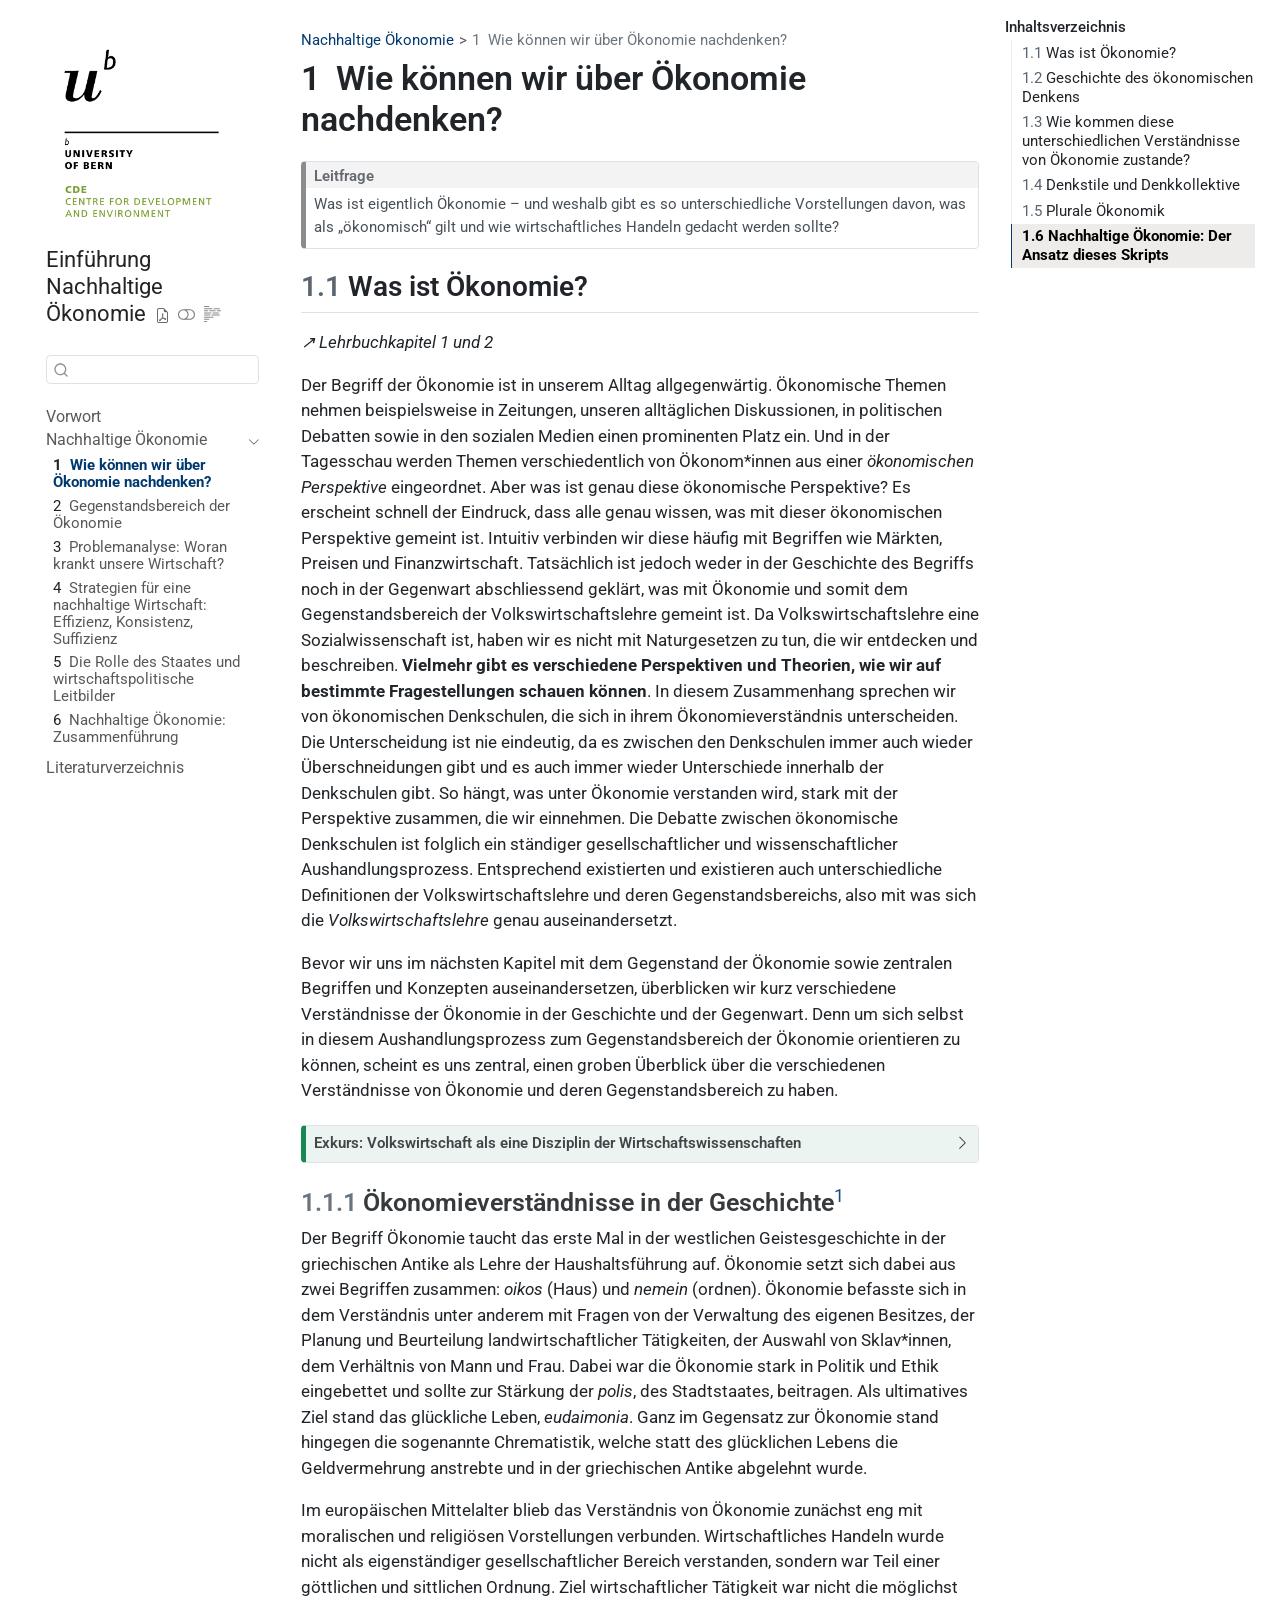
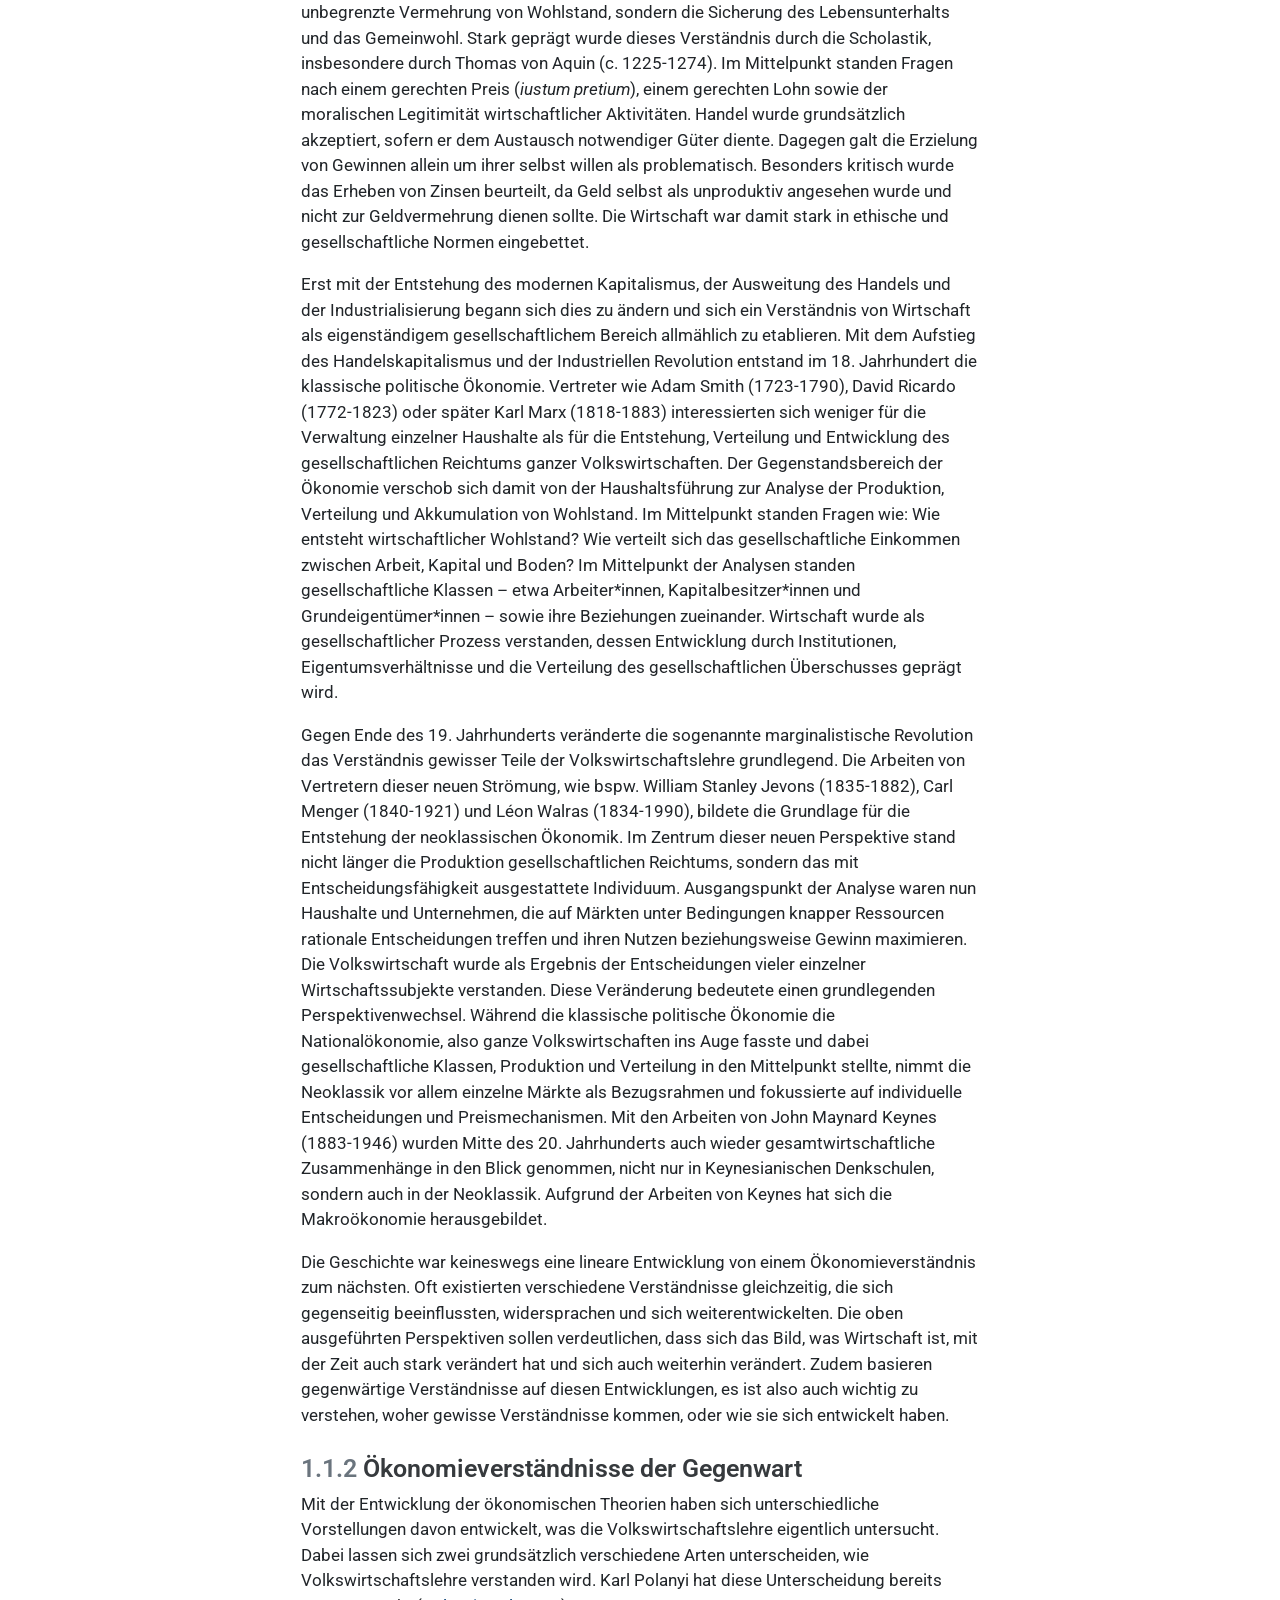
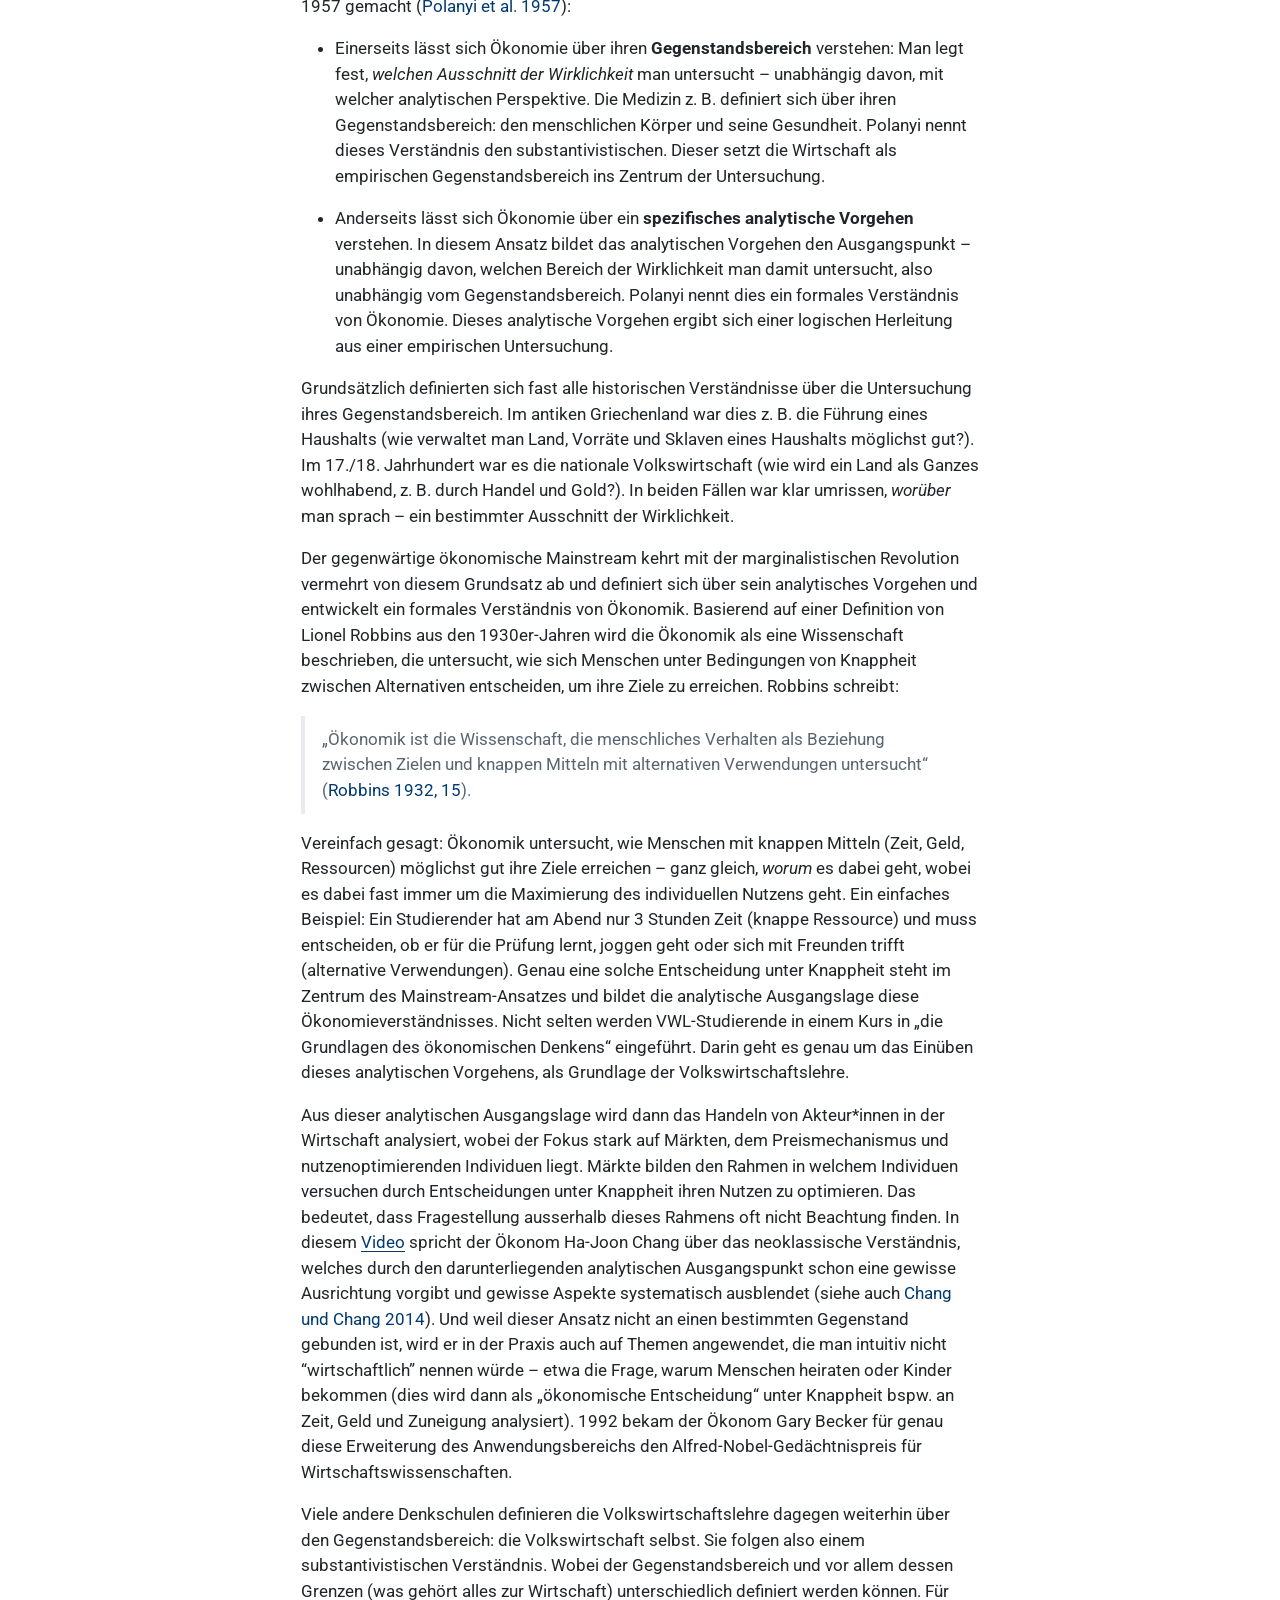
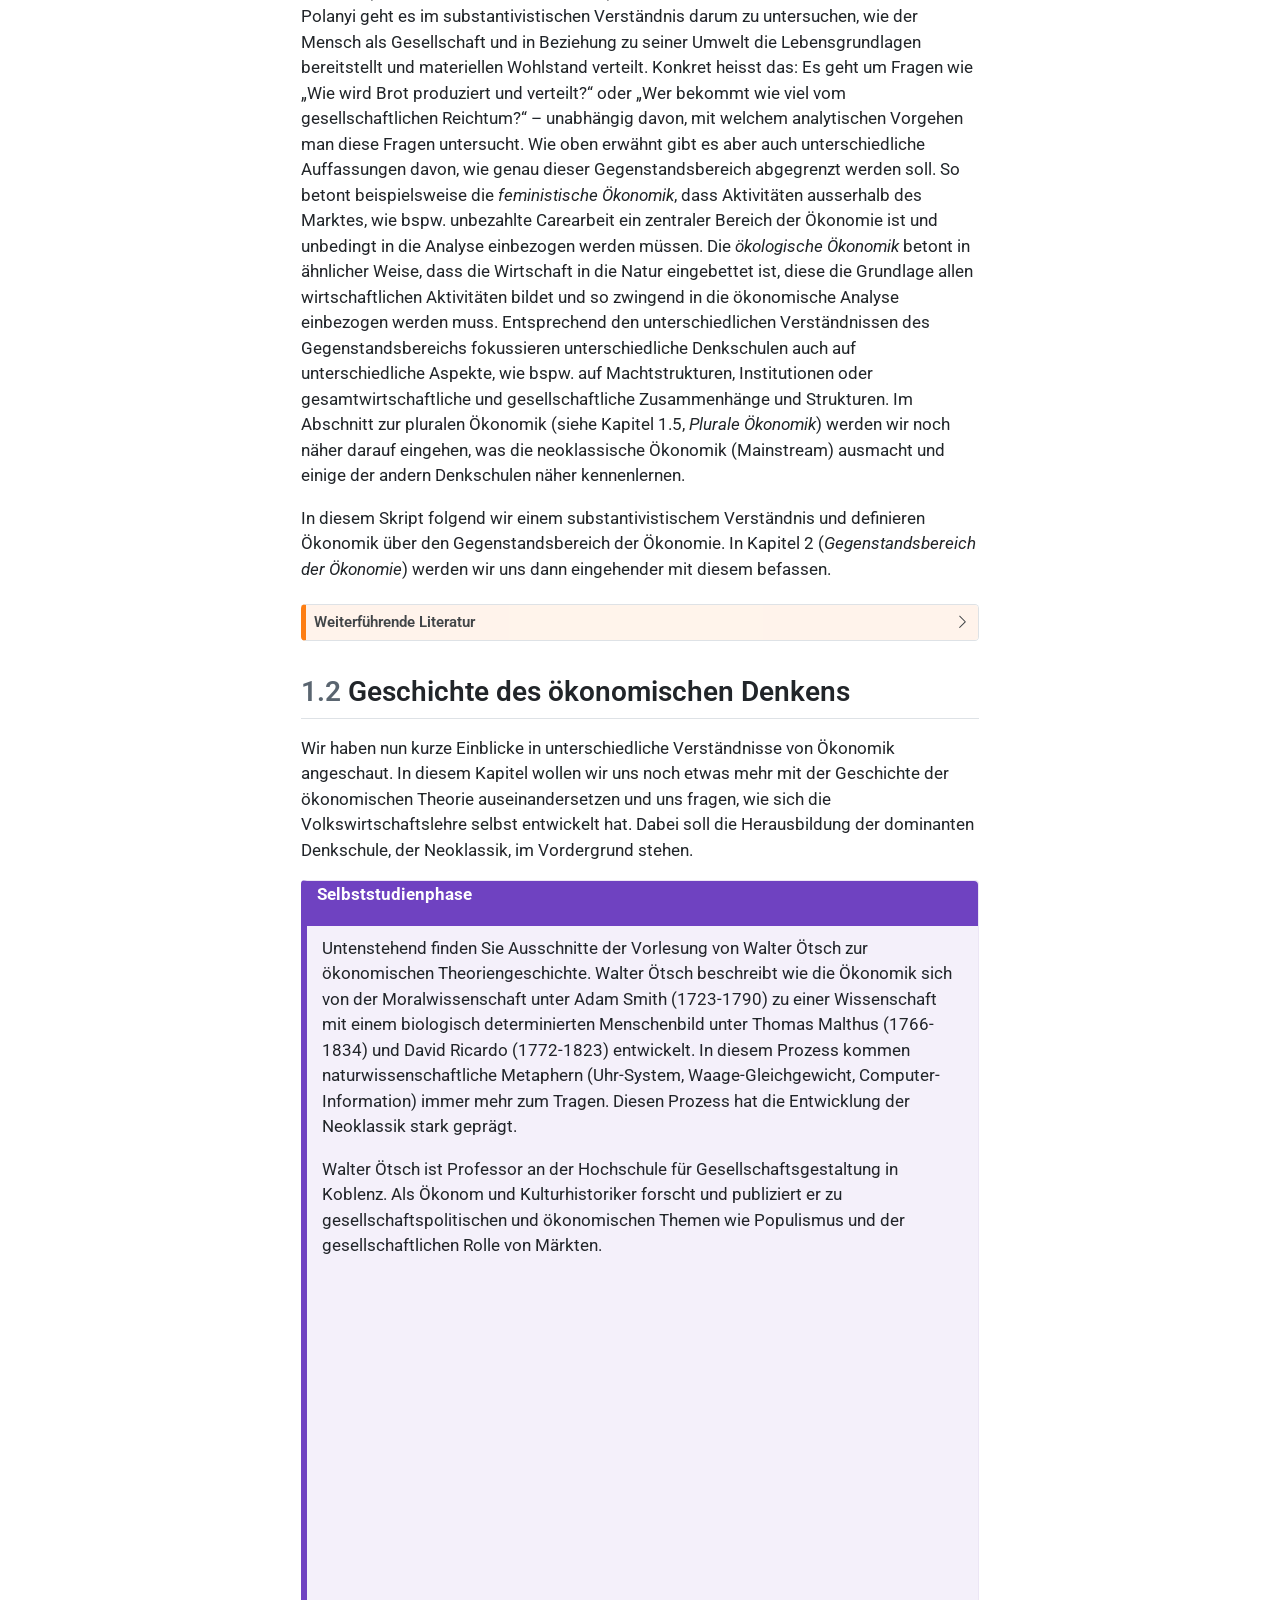
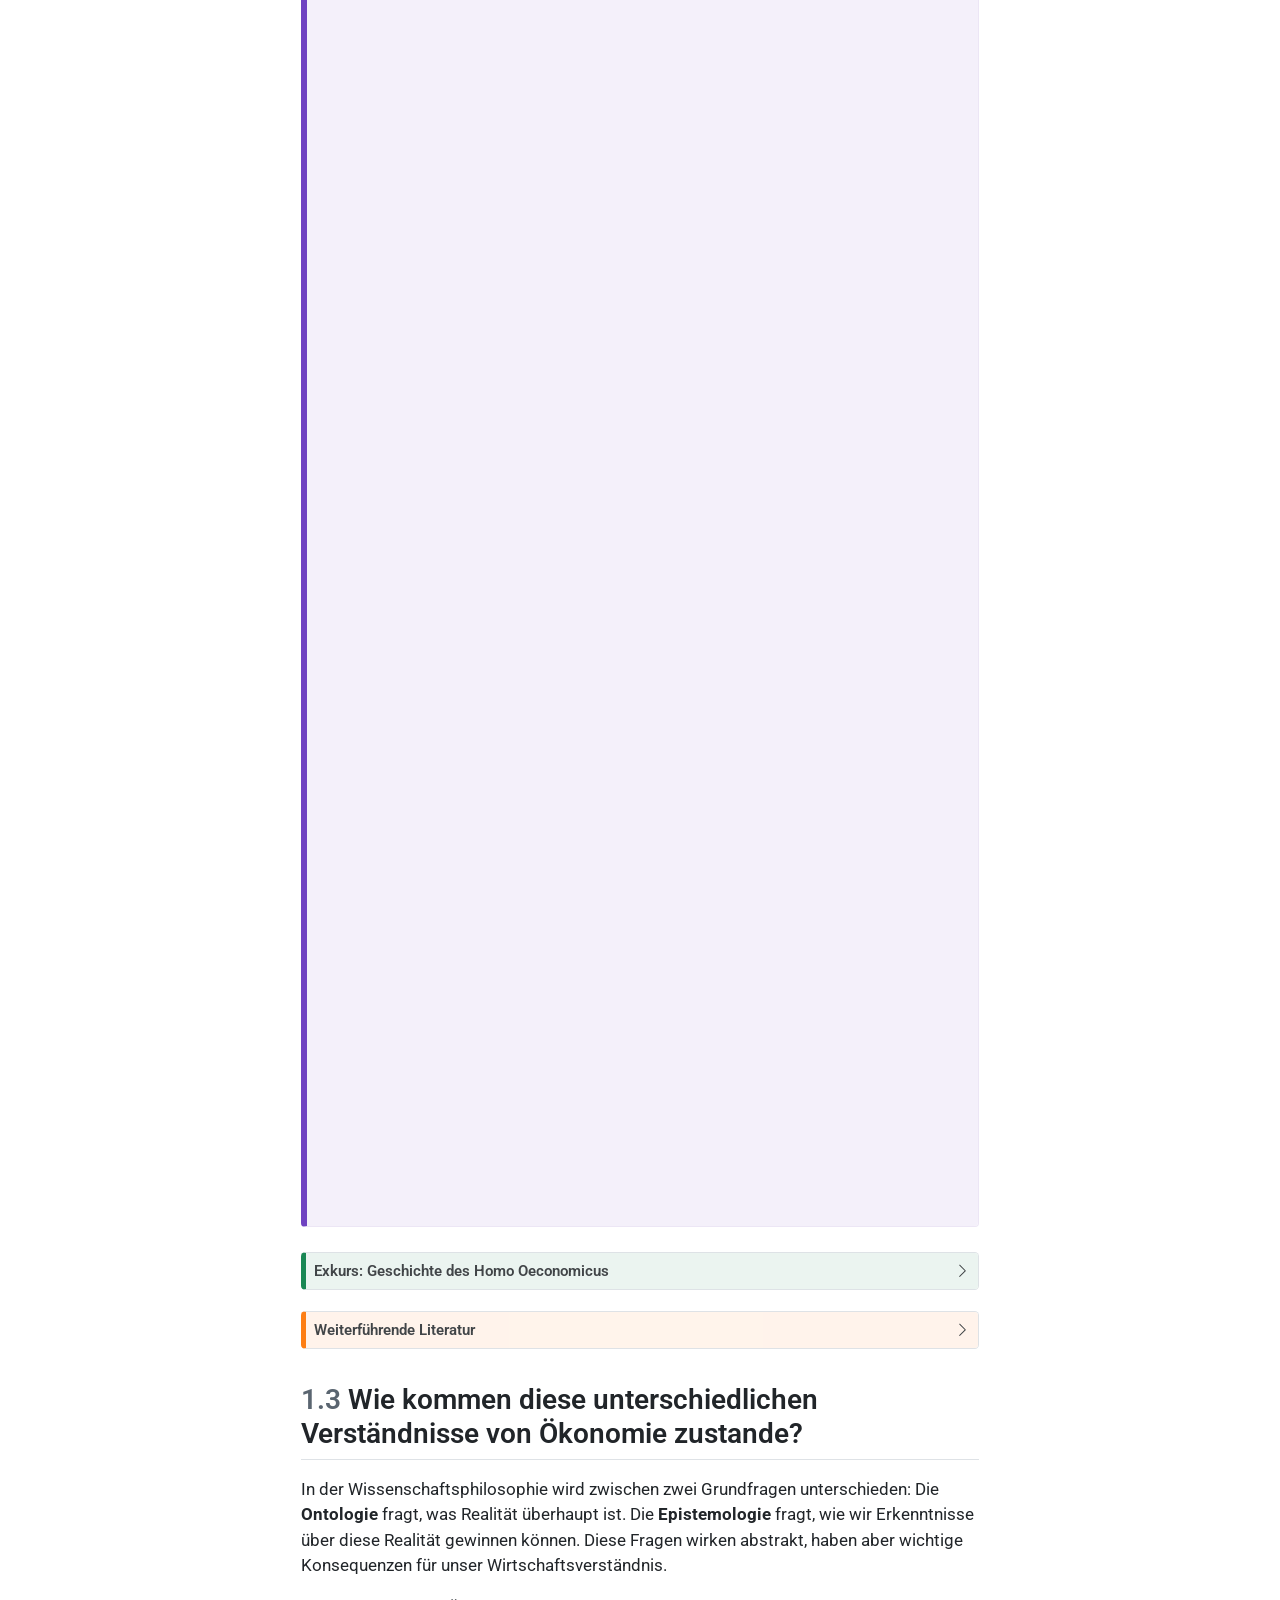
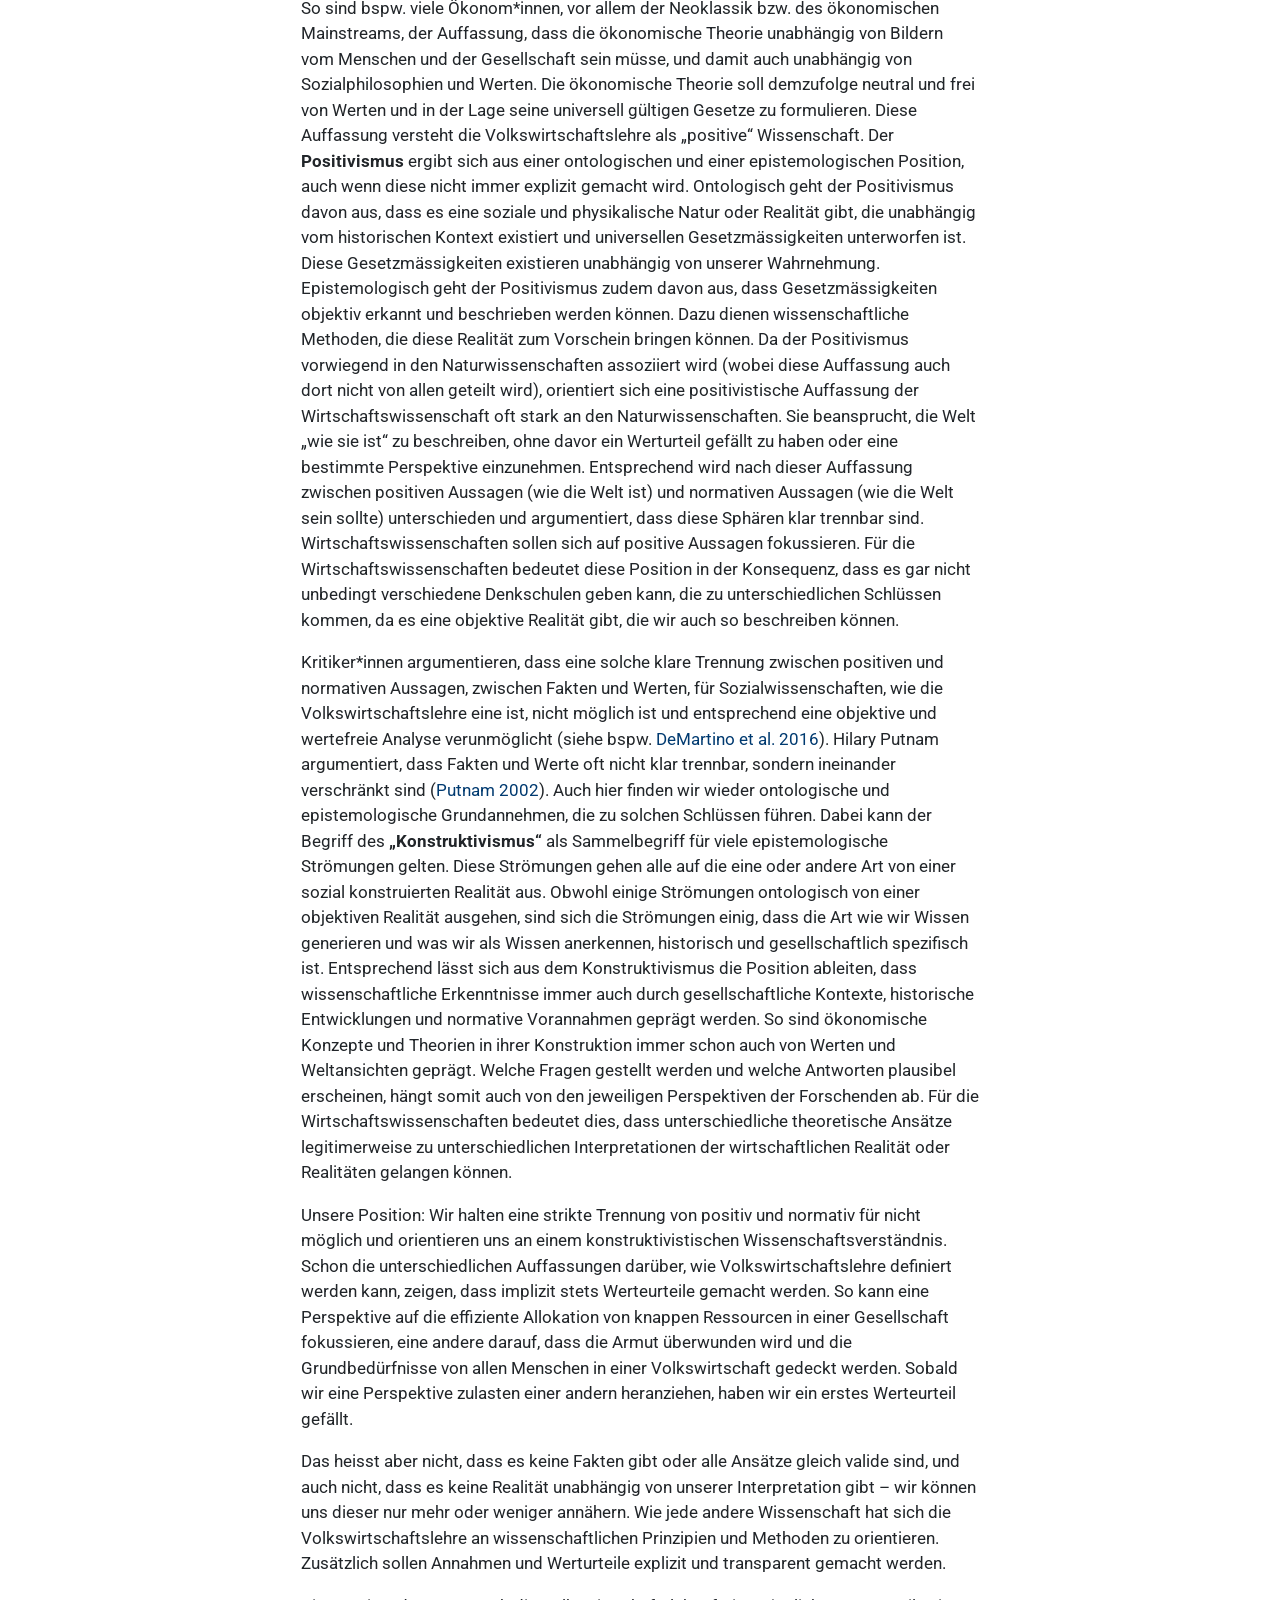
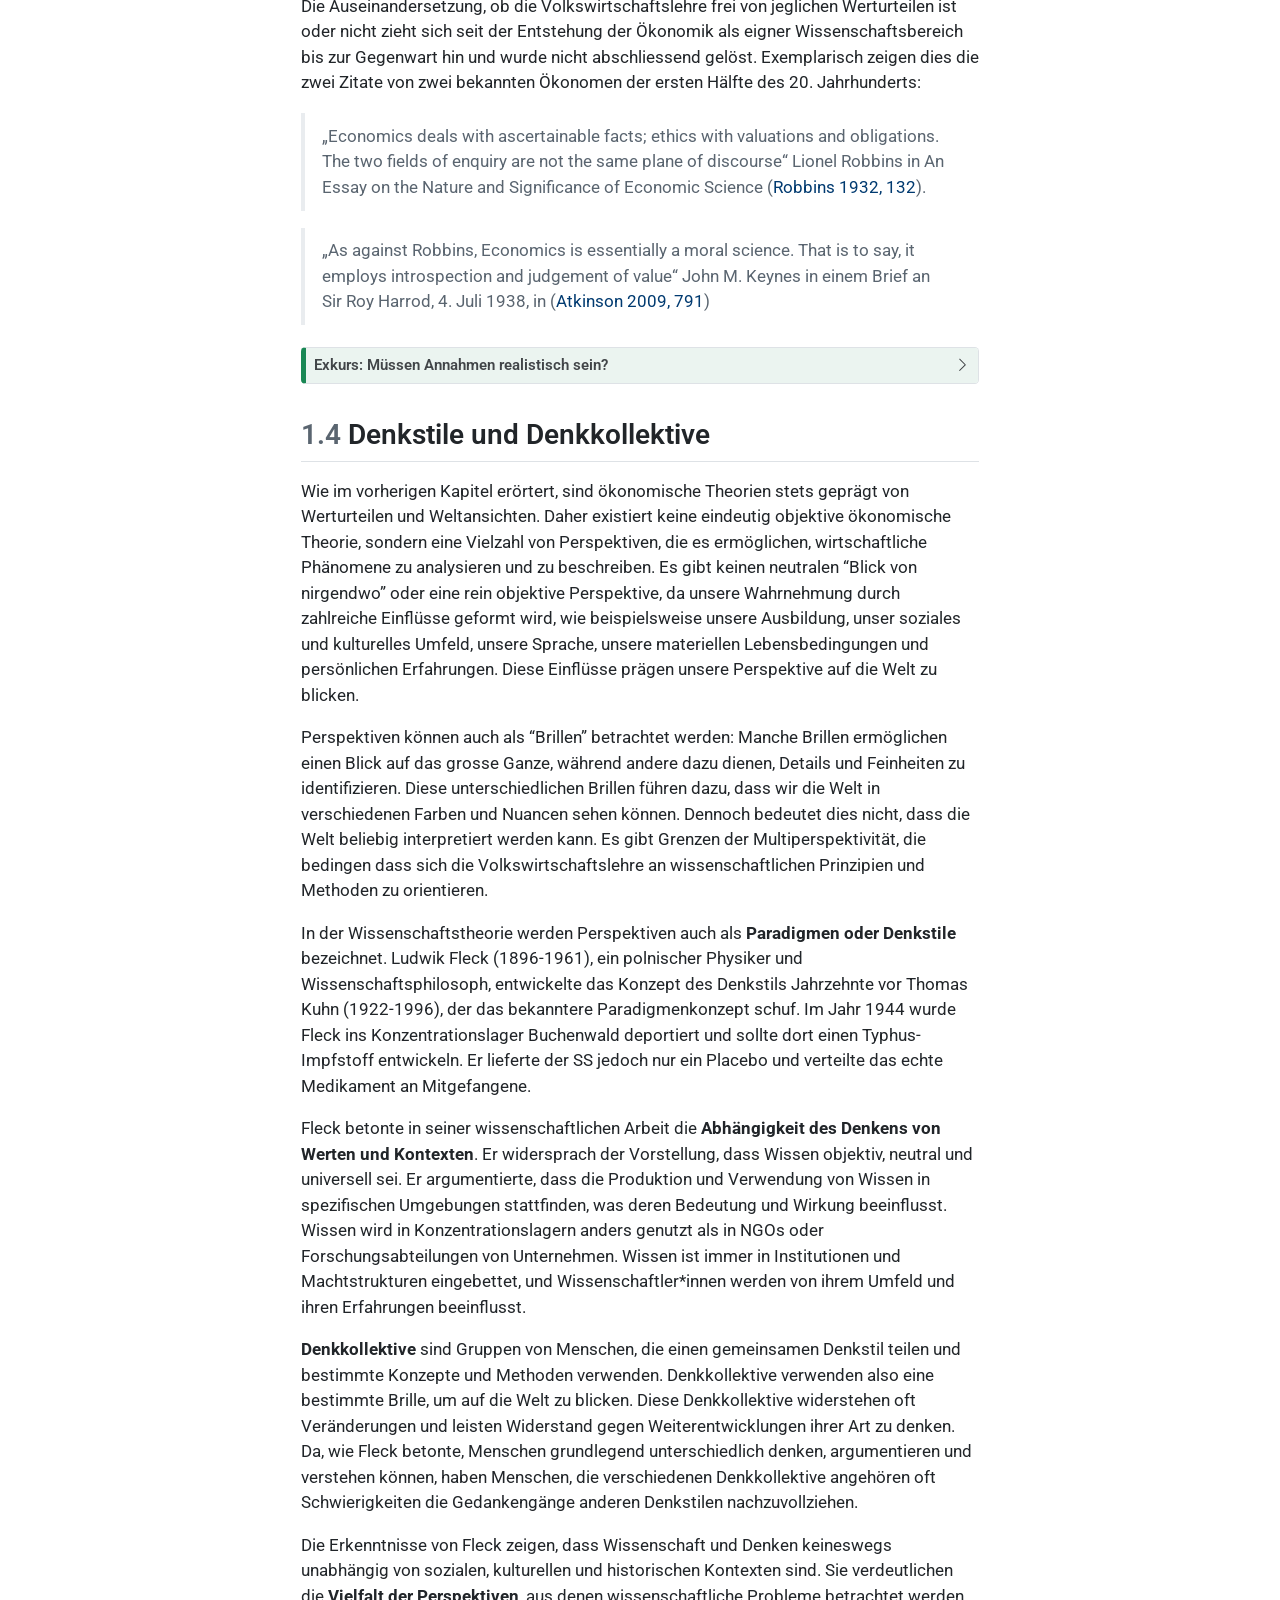
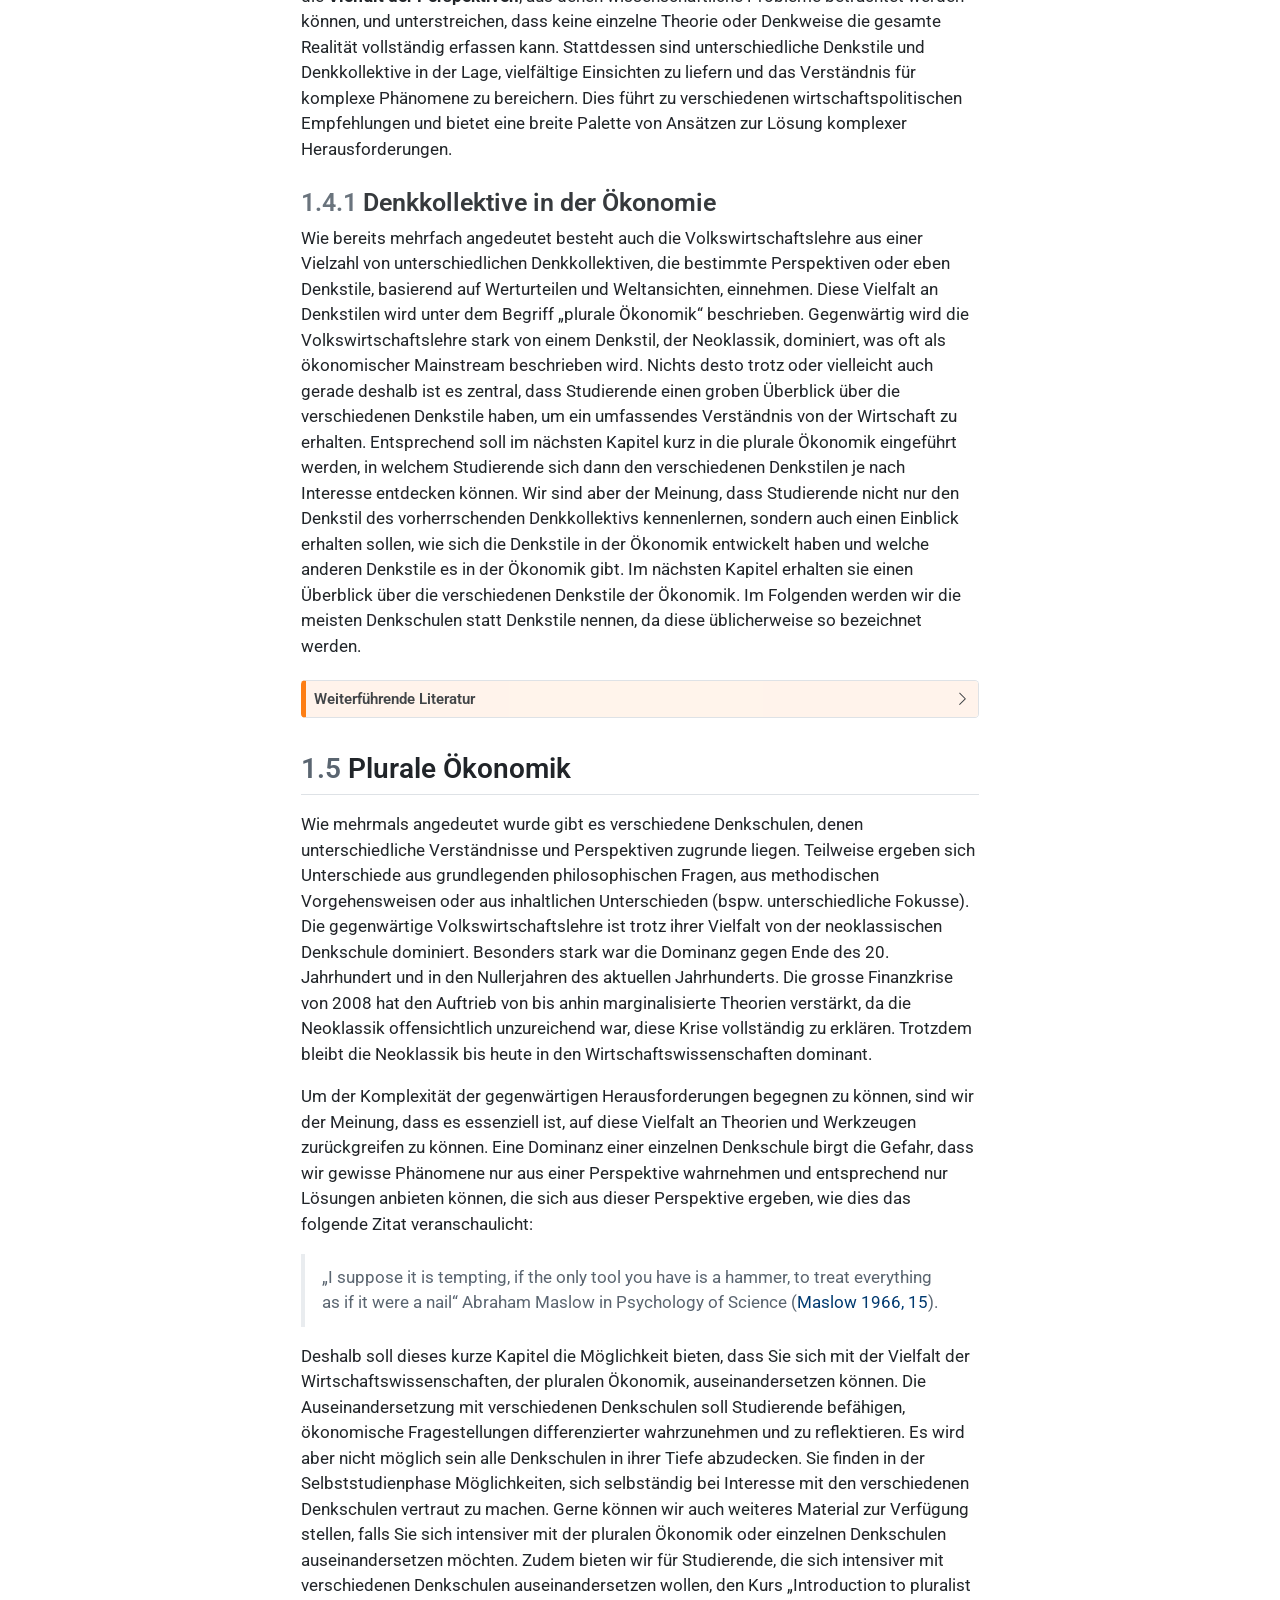
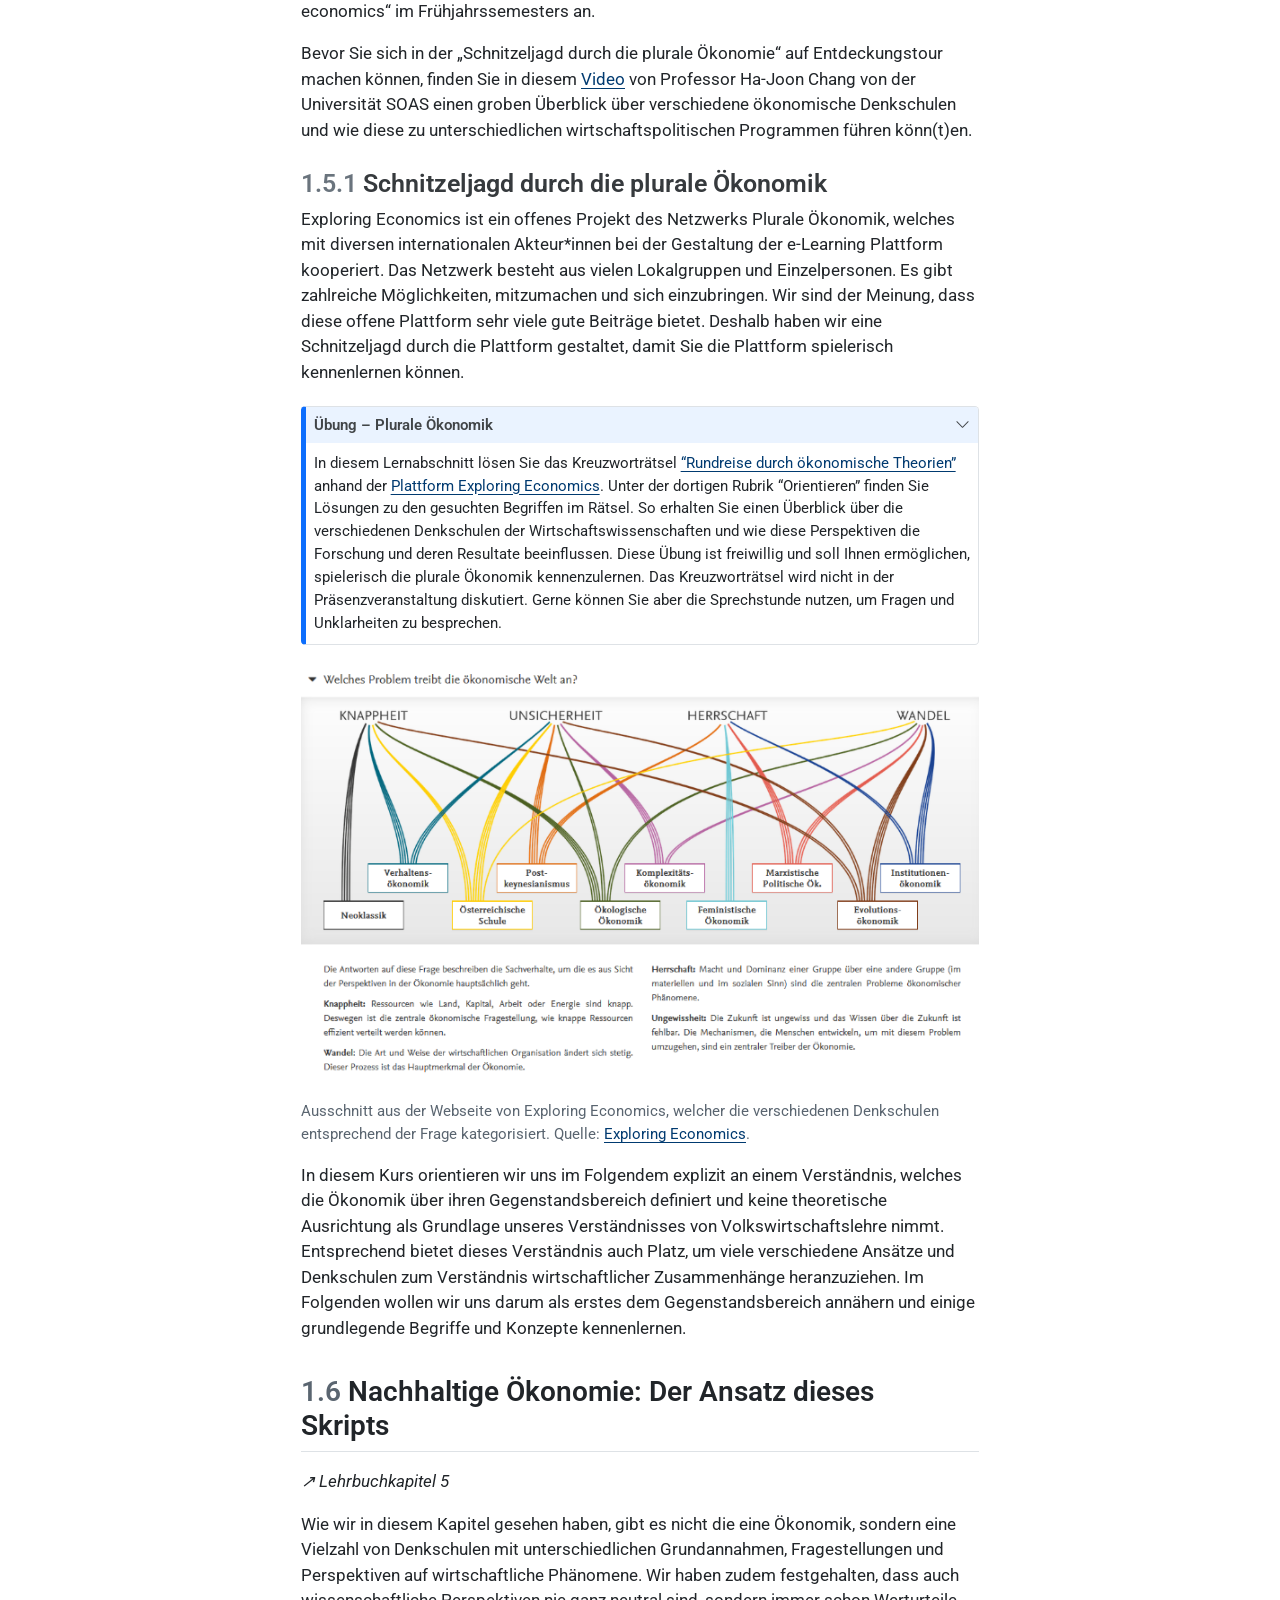
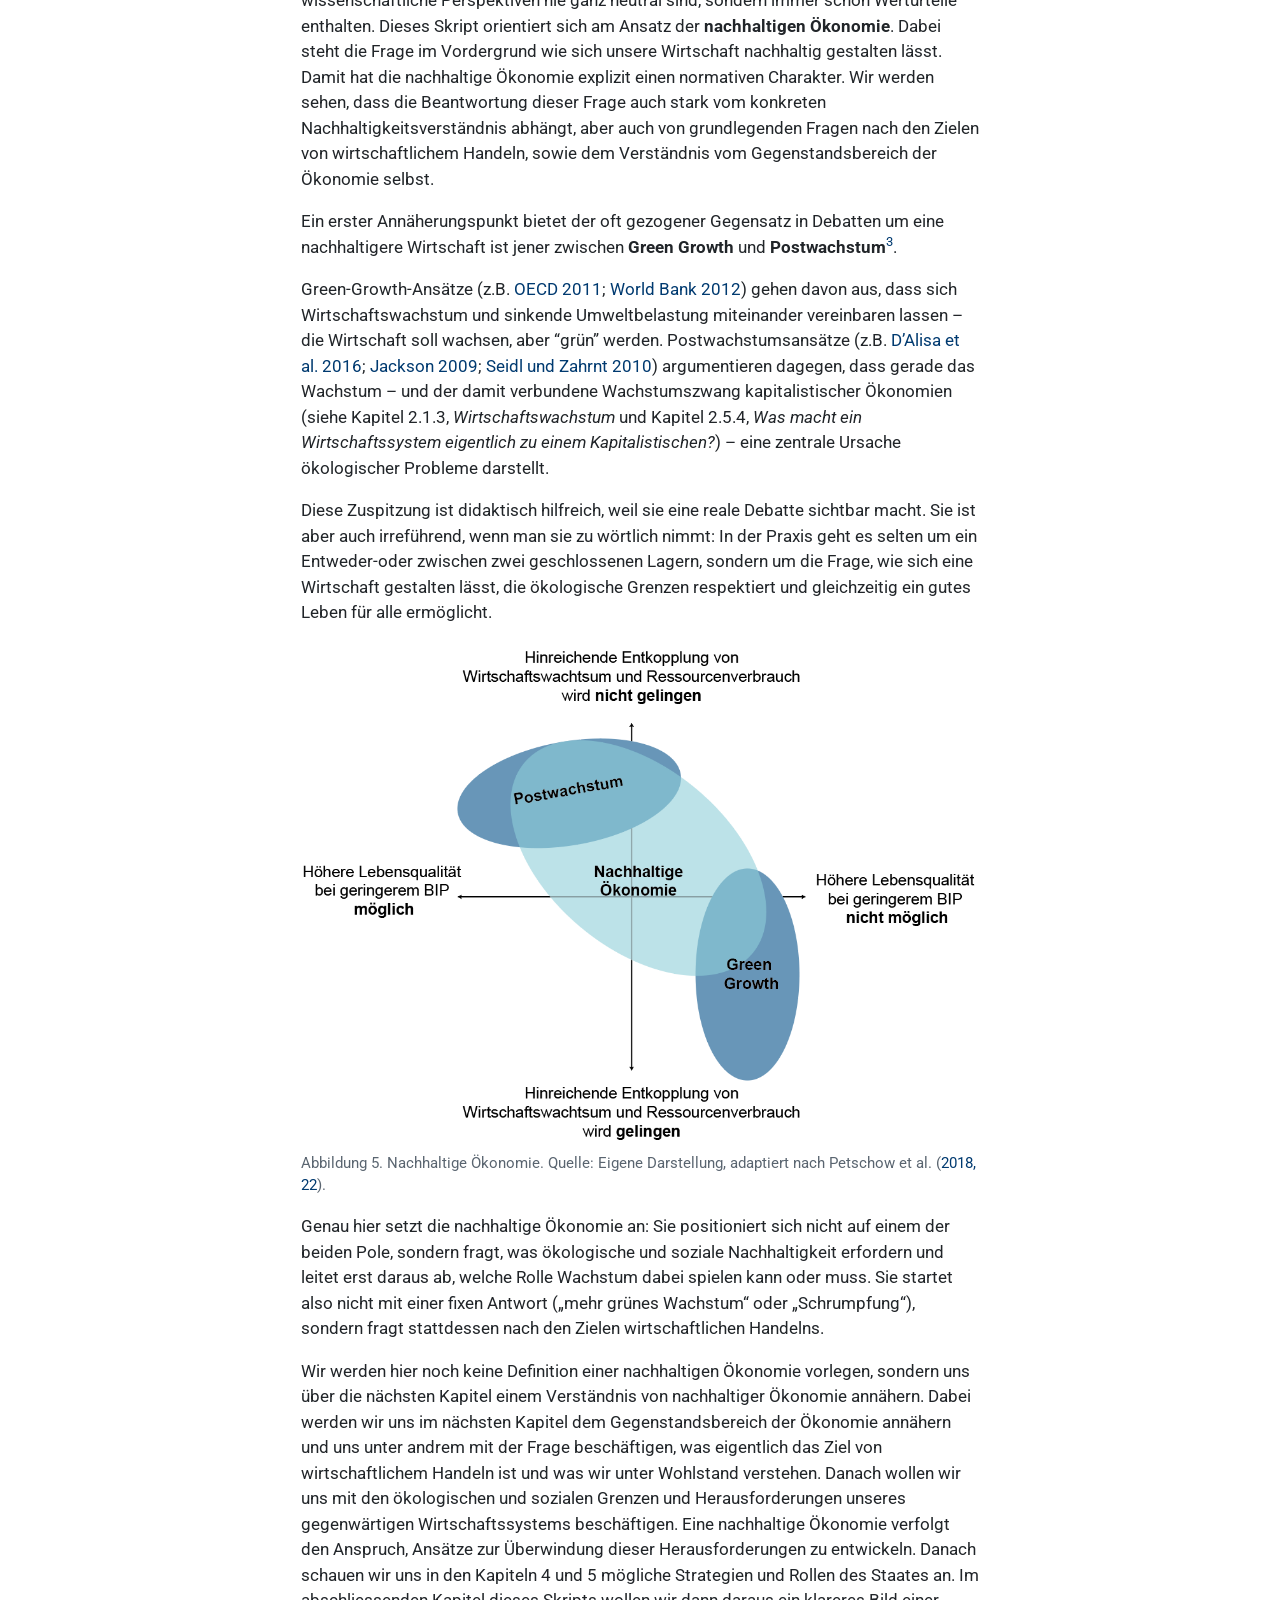
<file: docs/1_oekonomie-denken/1_intro.html>
<!DOCTYPE html>
<html xmlns="http://www.w3.org/1999/xhtml" lang="de-CH" xml:lang="de-CH"><head>

<meta charset="utf-8">
<meta name="generator" content="quarto-1.10.18">

<meta name="viewport" content="width=device-width, initial-scale=1.0, user-scalable=yes">


<title>1&nbsp; Wie können wir über Ökonomie nachdenken? – Einführung Nachhaltige Ökonomie</title>
<style>
/* Default styles provided by pandoc.
** See https://pandoc.org/MANUAL.html#variables-for-html for config info.
*/
span.smallcaps{font-variant: small-caps;}
div.columns{display: flex; gap: 1.5em;}
div.column{flex: auto;}
@media screen {
div.columns{gap: min(4vw, 1.5em);}
div.column{overflow-x: auto;}
}
div.hanging-indent{margin-left: 1.5em; text-indent: -1.5em;}
ul.task-list{list-style: none;}
ul.task-list li input[type="checkbox"] {
  width: 0.8em;
  margin: 0 0.8em 0.2em -1em; /* quarto-specific, see https://github.com/quarto-dev/quarto-cli/issues/4556 */ 
  vertical-align: middle;
}
/* CSS for citations */
div.csl-bib-body { }
div.csl-entry {
  clear: both;
}
.hanging-indent div.csl-entry {
  margin-left:2em;
  text-indent:-2em;
}
div.csl-left-margin {
  min-width:2em;
  float:left;
}
div.csl-right-inline {
  margin-left:2em;
  padding-left:1em;
}
div.csl-indent {
  margin-left: 2em;
}</style>


<script src="../site_libs/quarto-nav/quarto-nav.js"></script>
<script src="../site_libs/quarto-nav/headroom.min.js"></script>
<script src="../site_libs/clipboard/clipboard.min.js"></script>
<script src="../site_libs/quarto-search/autocomplete.umd.js"></script>
<script src="../site_libs/quarto-search/fuse.min.js"></script>
<script src="../site_libs/quarto-search/quarto-search.js"></script>
<meta name="quarto:offset" content="../">
<link href="../2_gegenstandsbereich/2_intro.html" rel="next">
<link href="../index.html" rel="prev">
<link href="../images/cdelogo_e.png" rel="icon" type="image/png">
<script src="../site_libs/quarto-html/quarto.js" type="module"></script>
<script src="../site_libs/quarto-html/tabsets/tabsets.js" type="module"></script>
<script src="../site_libs/quarto-html/popper.min.js"></script>
<script src="../site_libs/quarto-html/tippy.umd.min.js"></script>
<script src="../site_libs/quarto-html/anchor.min.js"></script>
<link href="../site_libs/quarto-html/tippy.css" rel="stylesheet">
<link href="../site_libs/quarto-html/quarto-syntax-highlighting-64a204ab8560d761af7679ceaba22944.css" rel="stylesheet" class="quarto-color-scheme" id="quarto-text-highlighting-styles">
<link href="../site_libs/quarto-html/quarto-syntax-highlighting-dark-b85bc7c33db8c58e0ec93c3465666fed.css" rel="stylesheet" class="quarto-color-scheme quarto-color-alternate" id="quarto-text-highlighting-styles">
<link href="../site_libs/quarto-html/quarto-syntax-highlighting-64a204ab8560d761af7679ceaba22944.css" rel="stylesheet" class="quarto-color-scheme-extra" id="quarto-text-highlighting-styles">
<script src="../site_libs/bootstrap/bootstrap.min.js"></script>
<link href="../site_libs/bootstrap/bootstrap-icons.css" rel="stylesheet">
<link href="../site_libs/bootstrap/bootstrap-402df6278987b1c1cf6c287f8ba8e55b.min.css" rel="stylesheet" append-hash="true" class="quarto-color-scheme" id="quarto-bootstrap" data-mode="light">
<link href="../site_libs/bootstrap/bootstrap-dark-db150b37408ade8d98d47d3c9edab02a.min.css" rel="stylesheet" append-hash="true" class="quarto-color-scheme quarto-color-alternate" id="quarto-bootstrap" data-mode="dark">
<link href="../site_libs/bootstrap/bootstrap-402df6278987b1c1cf6c287f8ba8e55b.min.css" rel="stylesheet" append-hash="true" class="quarto-color-scheme-extra" id="quarto-bootstrap" data-mode="light">
<script src="../site_libs/quarto-contrib/glightbox/glightbox.min.js"></script>
<link href="../site_libs/quarto-contrib/glightbox/glightbox.min.css" rel="stylesheet">
<link href="../site_libs/quarto-contrib/glightbox/lightbox.css" rel="stylesheet">
<script id="quarto-search-options" type="application/json">{
  "location": "sidebar",
  "copy-button": false,
  "collapse-after": 3,
  "panel-placement": "start",
  "type": "textbox",
  "limit": 50,
  "keyboard-shortcut": [
    "f",
    "/",
    "s"
  ],
  "show-item-context": false,
  "language": {
    "search-no-results-text": "Keine Treffer",
    "search-matching-documents-text": "Treffer",
    "search-copy-link-title": "Link in die Suche kopieren",
    "search-hide-matches-text": "Zusätzliche Treffer verbergen",
    "search-more-match-text": "weitere Treffer in diesem Dokument",
    "search-more-matches-text": "weitere Treffer in diesem Dokument",
    "search-clear-button-title": "Zurücksetzen",
    "search-text-placeholder": "",
    "search-detached-cancel-button-title": "Abbrechen",
    "search-submit-button-title": "Abschicken",
    "search-label": "Suchen"
  }
}</script>
<link rel="preconnect" href="https://fonts.googleapis.com">
<link rel="preconnect" href="https://fonts.gstatic.com" crossorigin="">
<link href="https://fonts.googleapis.com/css2?family=Roboto:ital,wght@0,400;0,700;1,400;1,700&amp;family=Fira+Code:wght@400;500&amp;display=swap" rel="stylesheet">


<link rel="stylesheet" href="../webex.css">
</head>

<body class="nav-sidebar floating quarto-light"><script id="quarto-html-before-body" type="application/javascript">
    const toggleBodyColorMode = (bsSheetEl) => {
      const mode = bsSheetEl.getAttribute("data-mode");
      const bodyEl = window.document.querySelector("body");
      if (mode === "dark") {
        bodyEl.classList.add("quarto-dark");
        bodyEl.classList.remove("quarto-light");
      } else {
        bodyEl.classList.add("quarto-light");
        bodyEl.classList.remove("quarto-dark");
      }
    }
    const toggleBodyColorPrimary = () => {
      const bsSheetEl = window.document.querySelector("link#quarto-bootstrap:not([rel=disabled-stylesheet])");
      if (bsSheetEl) {
        toggleBodyColorMode(bsSheetEl);
      }
    }
    const setColorSchemeToggle = (alternate) => {
      const toggles = window.document.querySelectorAll('.quarto-color-scheme-toggle');
      for (let i=0; i < toggles.length; i++) {
        const toggle = toggles[i];
        if (toggle) {
          if (alternate) {
            toggle.classList.add("alternate");
          } else {
            toggle.classList.remove("alternate");
          }
        }
      }
    };
    const toggleColorMode = (alternate) => {
      // Switch the stylesheets
      const primaryStylesheets = window.document.querySelectorAll('link.quarto-color-scheme:not(.quarto-color-alternate)');
      const alternateStylesheets = window.document.querySelectorAll('link.quarto-color-scheme.quarto-color-alternate');
      manageTransitions('#quarto-margin-sidebar .nav-link', false);
      if (alternate) {
        // note: dark is layered on light, we don't disable primary!
        enableStylesheet(alternateStylesheets);
        for (const sheetNode of alternateStylesheets) {
          if (sheetNode.id === "quarto-bootstrap") {
            toggleBodyColorMode(sheetNode);
          }
        }
      } else {
        disableStylesheet(alternateStylesheets);
        enableStylesheet(primaryStylesheets)
        toggleBodyColorPrimary();
      }
      manageTransitions('#quarto-margin-sidebar .nav-link', true);
      // Switch the toggles
      setColorSchemeToggle(alternate)
      // Hack to workaround the fact that safari doesn't
      // properly recolor the scrollbar when toggling (#1455)
      if (navigator.userAgent.indexOf('Safari') > 0 && navigator.userAgent.indexOf('Chrome') == -1) {
        manageTransitions("body", false);
        window.scrollTo(0, 1);
        setTimeout(() => {
          window.scrollTo(0, 0);
          manageTransitions("body", true);
        }, 40);
      }
    }
    const disableStylesheet = (stylesheets) => {
      for (let i=0; i < stylesheets.length; i++) {
        const stylesheet = stylesheets[i];
        stylesheet.rel = 'disabled-stylesheet';
      }
    }
    const enableStylesheet = (stylesheets) => {
      for (let i=0; i < stylesheets.length; i++) {
        const stylesheet = stylesheets[i];
        if(stylesheet.rel !== 'stylesheet') { // for Chrome, which will still FOUC without this check
          stylesheet.rel = 'stylesheet';
        }
      }
    }
    const manageTransitions = (selector, allowTransitions) => {
      const els = window.document.querySelectorAll(selector);
      for (let i=0; i < els.length; i++) {
        const el = els[i];
        if (allowTransitions) {
          el.classList.remove('notransition');
        } else {
          el.classList.add('notransition');
        }
      }
    }
    const isFileUrl = () => {
      return window.location.protocol === 'file:';
    }
    const hasAlternateSentinel = () => {
      let styleSentinel = getColorSchemeSentinel();
      if (styleSentinel !== null) {
        return styleSentinel === "alternate";
      } else {
        return false;
      }
    }
    const setStyleSentinel = (alternate) => {
      const value = alternate ? "alternate" : "default";
      if (!isFileUrl()) {
        window.localStorage.setItem("quarto-color-scheme", value);
      } else {
        localAlternateSentinel = value;
      }
    }
    const getColorSchemeSentinel = () => {
      if (!isFileUrl()) {
        const storageValue = window.localStorage.getItem("quarto-color-scheme");
        return storageValue != null ? storageValue : localAlternateSentinel;
      } else {
        return localAlternateSentinel;
      }
    }
    const toggleGiscusIfUsed = (isAlternate, darkModeDefault) => {
      const baseTheme = document.querySelector('#giscus-base-theme')?.value ?? 'light';
      const alternateTheme = document.querySelector('#giscus-alt-theme')?.value ?? 'dark';
      let newTheme = '';
      if(authorPrefersDark) {
        newTheme = isAlternate ? baseTheme : alternateTheme;
      } else {
        newTheme = isAlternate ? alternateTheme : baseTheme;
      }
      const changeGiscusTheme = () => {
        // From: https://github.com/giscus/giscus/issues/336
        const sendMessage = (message) => {
          const iframe = document.querySelector('iframe.giscus-frame');
          if (!iframe) return;
          iframe.contentWindow.postMessage({ giscus: message }, 'https://giscus.app');
        }
        sendMessage({
          setConfig: {
            theme: newTheme
          }
        });
      }
      const isGiscussLoaded = window.document.querySelector('iframe.giscus-frame') !== null;
      if (isGiscussLoaded) {
        changeGiscusTheme();
      }
    };
    const authorPrefersDark = false;
    const darkModeDefault = authorPrefersDark;
      document.querySelector('link#quarto-text-highlighting-styles.quarto-color-scheme-extra').rel = 'disabled-stylesheet';
      document.querySelector('link#quarto-bootstrap.quarto-color-scheme-extra').rel = 'disabled-stylesheet';
    let localAlternateSentinel = darkModeDefault ? 'alternate' : 'default';
    // Dark / light mode switch
    window.quartoToggleColorScheme = () => {
      // Read the current dark / light value
      let toAlternate = !hasAlternateSentinel();
      toggleColorMode(toAlternate);
      setStyleSentinel(toAlternate);
      toggleGiscusIfUsed(toAlternate, darkModeDefault);
      window.dispatchEvent(new Event('resize'));
    };
    // Switch to dark mode if need be
    if (hasAlternateSentinel()) {
      toggleColorMode(true);
    } else {
      toggleColorMode(false);
    }
  </script>

<div id="quarto-search-results"></div>
  <header id="quarto-header" class="headroom fixed-top">
  <nav class="quarto-secondary-nav">
    <div class="container-fluid d-flex">
      <button type="button" class="quarto-btn-toggle btn" data-bs-toggle="collapse" role="button" data-bs-target=".quarto-sidebar-collapse-item" aria-controls="quarto-sidebar" aria-expanded="false" aria-label="Seitenleiste umschalten" onclick="if (window.quartoToggleHeadroom) { window.quartoToggleHeadroom(); }">
        <i class="bi bi-layout-text-sidebar-reverse"></i>
      </button>
        <nav class="quarto-page-breadcrumbs" aria-label="breadcrumb"><ol class="breadcrumb"><li class="breadcrumb-item"><a href="../1_oekonomie-denken/1_intro.html">Nachhaltige Ökonomie</a></li><li class="breadcrumb-item"><a href="../1_oekonomie-denken/1_intro.html"><span class="chapter-number">1</span>&nbsp; <span class="chapter-title">Wie können wir über Ökonomie nachdenken?</span></a></li></ol></nav>
        <a class="flex-grow-1" role="navigation" data-bs-toggle="collapse" data-bs-target=".quarto-sidebar-collapse-item" aria-controls="quarto-sidebar" aria-expanded="false" aria-label="Seitenleiste umschalten" onclick="if (window.quartoToggleHeadroom) { window.quartoToggleHeadroom(); }">      
        </a>
      <button type="button" class="btn quarto-search-button" aria-label="Suchen" onclick="window.quartoOpenSearch();">
        <i class="bi bi-search"></i>
      </button>
    </div>
  </nav>
</header>
<!-- content -->
<div id="quarto-content" class="quarto-container page-columns page-rows-contents page-layout-article">
<!-- sidebar -->
  <nav id="quarto-sidebar" class="sidebar collapse collapse-horizontal quarto-sidebar-collapse-item sidebar-navigation floating overflow-auto">
    <div class="pt-lg-2 mt-2 text-left sidebar-header sidebar-header-stacked">
      <a href="../index.html" class="sidebar-logo-link">
      <img src="../images/cdelogo_e.png" alt="" class="sidebar-logo light-content py-0 d-lg-inline d-none">
      <img src="../images/cdelogo_e.png" alt="" class="sidebar-logo dark-content py-0 d-lg-inline d-none">
      </a>
    <div class="sidebar-title mb-0 py-0">
      <a href="../">Einführung Nachhaltige Ökonomie</a> 
        <div class="sidebar-tools-main tools-wide">
    <a href="https://github.com/CDEteaching/Nachhaltig-Wirtschaften/blob/main/pdf/NachhaltigWirtschaften.pdf" title="Kursskript (PDF)" class="quarto-navigation-tool px-1" aria-label="Kursskript (PDF)"><i class="bi bi-file-earmark-pdf"></i></a>
  <a href="" class="quarto-color-scheme-toggle quarto-navigation-tool  px-1" onclick="window.quartoToggleColorScheme(); return false;" title="Dunkelmodus umschalten"><i class="bi"></i></a>
  <a href="" class="quarto-reader-toggle quarto-navigation-tool px-1" onclick="window.quartoToggleReader(); return false;" title="Lesemodus umschalten">
  <div class="quarto-reader-toggle-btn">
  <i class="bi"></i>
  </div>
</a>
</div>
    </div>
      </div>
        <div class="mt-2 flex-shrink-0 align-items-center">
        <div class="sidebar-search">
        <div id="quarto-search" class="" title="Suchen"></div>
        </div>
        </div>
    <div class="sidebar-menu-container"> 
    <ul class="list-unstyled mt-1">
        <li class="sidebar-item">
  <div class="sidebar-item-container"> 
  <a href="../index.html" class="sidebar-item-text sidebar-link">
 <span class="menu-text">Vorwort</span></a>
  </div>
</li>
        <li class="sidebar-item sidebar-item-section">
      <div class="sidebar-item-container"> 
            <a class="sidebar-item-text sidebar-link text-start" data-bs-toggle="collapse" data-bs-target="#quarto-sidebar-section-1" role="navigation" aria-expanded="true">
 <span class="menu-text">Nachhaltige Ökonomie</span></a>
          <a class="sidebar-item-toggle text-start" data-bs-toggle="collapse" data-bs-target="#quarto-sidebar-section-1" role="navigation" aria-expanded="true" aria-label="Abschnitt umschalten">
            <i class="bi bi-chevron-right ms-2"></i>
          </a> 
      </div>
      <ul id="quarto-sidebar-section-1" class="collapse list-unstyled sidebar-section depth1 show">  
          <li class="sidebar-item">
  <div class="sidebar-item-container"> 
  <a href="../1_oekonomie-denken/1_intro.html" class="sidebar-item-text sidebar-link active">
 <span class="menu-text"><span class="chapter-number">1</span>&nbsp; <span class="chapter-title">Wie können wir über Ökonomie nachdenken?</span></span></a>
  </div>
</li>
          <li class="sidebar-item">
  <div class="sidebar-item-container"> 
  <a href="../2_gegenstandsbereich/2_intro.html" class="sidebar-item-text sidebar-link">
 <span class="menu-text"><span class="chapter-number">2</span>&nbsp; <span class="chapter-title">Gegenstandsbereich der Ökonomie</span></span></a>
  </div>
</li>
          <li class="sidebar-item">
  <div class="sidebar-item-container"> 
  <a href="../3_problemanalyse/3_intro.html" class="sidebar-item-text sidebar-link">
 <span class="menu-text"><span class="chapter-number">3</span>&nbsp; <span class="chapter-title">Problemanalyse: Woran krankt unsere Wirtschaft?</span></span></a>
  </div>
</li>
          <li class="sidebar-item">
  <div class="sidebar-item-container"> 
  <a href="../4_strategien/4_intro.html" class="sidebar-item-text sidebar-link">
 <span class="menu-text"><span class="chapter-number">4</span>&nbsp; <span class="chapter-title">Strategien für eine nachhaltige Wirtschaft: Effizienz, Konsistenz, Suffizienz</span></span></a>
  </div>
</li>
          <li class="sidebar-item">
  <div class="sidebar-item-container"> 
  <a href="../5_staat-leitbilder/5_intro.html" class="sidebar-item-text sidebar-link">
 <span class="menu-text"><span class="chapter-number">5</span>&nbsp; <span class="chapter-title">Die Rolle des Staates und wirtschaftspolitische Leitbilder</span></span></a>
  </div>
</li>
          <li class="sidebar-item">
  <div class="sidebar-item-container"> 
  <a href="../6_zusammenfuehrung/6_intro.html" class="sidebar-item-text sidebar-link">
 <span class="menu-text"><span class="chapter-number">6</span>&nbsp; <span class="chapter-title">Nachhaltige Ökonomie: Zusammenführung</span></span></a>
  </div>
</li>
      </ul>
  </li>
        <li class="sidebar-item">
  <div class="sidebar-item-container"> 
  <a href="../references.html" class="sidebar-item-text sidebar-link">
 <span class="menu-text">Literaturverzeichnis</span></a>
  </div>
</li>
    </ul>
    </div>
</nav>
<div id="quarto-sidebar-glass" class="quarto-sidebar-collapse-item" data-bs-toggle="collapse" data-bs-target=".quarto-sidebar-collapse-item"></div>
<!-- margin-sidebar -->
    <div id="quarto-margin-sidebar" class="sidebar margin-sidebar">
        <nav id="TOC" role="doc-toc" class="toc-active">
    <h2 id="toc-title">Inhaltsverzeichnis</h2>
   
  <ul>
  <li><a href="#was-ist-ökonomie" id="toc-was-ist-ökonomie" class="nav-link active" data-scroll-target="#was-ist-ökonomie"><span class="header-section-number">1.1</span> Was ist Ökonomie?</a>
  <ul class="collapse">
  <li><a href="#ökonomieverständnisse-in-der-geschichte1_intro-1" id="toc-ökonomieverständnisse-in-der-geschichte1_intro-1" class="nav-link" data-scroll-target="#ökonomieverständnisse-in-der-geschichte1_intro-1"><span class="header-section-number">1.1.1</span> Ökonomieverständnisse in der Geschichte</a></li>
  <li><a href="#ökonomieverständnisse-der-gegenwart" id="toc-ökonomieverständnisse-der-gegenwart" class="nav-link" data-scroll-target="#ökonomieverständnisse-der-gegenwart"><span class="header-section-number">1.1.2</span> Ökonomieverständnisse der Gegenwart</a></li>
  </ul></li>
  <li><a href="#geschichte-des-ökonomischen-denkens" id="toc-geschichte-des-ökonomischen-denkens" class="nav-link" data-scroll-target="#geschichte-des-ökonomischen-denkens"><span class="header-section-number">1.2</span> Geschichte des ökonomischen Denkens</a></li>
  <li><a href="#wie-kommen-diese-unterschiedlichen-verständnisse-von-ökonomie-zustande" id="toc-wie-kommen-diese-unterschiedlichen-verständnisse-von-ökonomie-zustande" class="nav-link" data-scroll-target="#wie-kommen-diese-unterschiedlichen-verständnisse-von-ökonomie-zustande"><span class="header-section-number">1.3</span> Wie kommen diese unterschiedlichen Verständnisse von Ökonomie zustande?</a></li>
  <li><a href="#denkstile-und-denkkollektive" id="toc-denkstile-und-denkkollektive" class="nav-link" data-scroll-target="#denkstile-und-denkkollektive"><span class="header-section-number">1.4</span> Denkstile und Denkkollektive</a>
  <ul class="collapse">
  <li><a href="#denkkollektive-in-der-ökonomie" id="toc-denkkollektive-in-der-ökonomie" class="nav-link" data-scroll-target="#denkkollektive-in-der-ökonomie"><span class="header-section-number">1.4.1</span> Denkkollektive in der Ökonomie</a></li>
  </ul></li>
  <li><a href="#plurale-ökonomik" id="toc-plurale-ökonomik" class="nav-link" data-scroll-target="#plurale-ökonomik"><span class="header-section-number">1.5</span> Plurale Ökonomik</a>
  <ul class="collapse">
  <li><a href="#schnitzeljagd-durch-die-plurale-ökonomik" id="toc-schnitzeljagd-durch-die-plurale-ökonomik" class="nav-link" data-scroll-target="#schnitzeljagd-durch-die-plurale-ökonomik"><span class="header-section-number">1.5.1</span> Schnitzeljagd durch die plurale Ökonomik</a></li>
  </ul></li>
  <li><a href="#nachhaltige-ökonomie-der-ansatz-dieses-skripts" id="toc-nachhaltige-ökonomie-der-ansatz-dieses-skripts" class="nav-link" data-scroll-target="#nachhaltige-ökonomie-der-ansatz-dieses-skripts"><span class="header-section-number">1.6</span> Nachhaltige Ökonomie: Der Ansatz dieses Skripts</a></li>
  </ul>
</nav>
    </div>
<!-- main -->
<main class="content" id="quarto-document-content">


<header id="title-block-header" class="quarto-title-block default"><nav class="quarto-page-breadcrumbs quarto-title-breadcrumbs d-none d-lg-block" aria-label="breadcrumb"><ol class="breadcrumb"><li class="breadcrumb-item"><a href="../1_oekonomie-denken/1_intro.html">Nachhaltige Ökonomie</a></li><li class="breadcrumb-item"><a href="../1_oekonomie-denken/1_intro.html"><span class="chapter-number">1</span>&nbsp; <span class="chapter-title">Wie können wir über Ökonomie nachdenken?</span></a></li></ol></nav>
<div class="quarto-title">
<h1 class="title"><span class="chapter-number">1</span>&nbsp; <span class="chapter-title">Wie können wir über Ökonomie nachdenken?</span></h1>
</div>



<div class="quarto-title-meta">

    
  
    
  </div>
  


</header>


<div class="leitfrage callout callout-style-default callout-note no-icon callout-titled">
<div class="callout-header d-flex align-content-center">
<div class="callout-icon-container">
<i class="callout-icon no-icon"></i>
</div>
<div class="callout-title-container flex-fill">
<span class="screen-reader-only">Hinweis</span>Leitfrage
</div>
</div>
<div class="callout-body-container callout-body">
<p>Was ist eigentlich Ökonomie – und weshalb gibt es so unterschiedliche Vorstellungen davon, was als „ökonomisch“ gilt und wie wirtschaftliches Handeln gedacht werden sollte?</p>
</div>
</div>
<section id="was-ist-ökonomie" class="level2" data-number="1.1">
<h2 data-number="1.1" class="anchored" data-anchor-id="was-ist-ökonomie"><span class="header-section-number">1.1</span> Was ist Ökonomie?</h2>
<p><em>↗ Lehrbuchkapitel 1 und 2</em></p>
<p>Der Begriff der Ökonomie ist in unserem Alltag allgegenwärtig. Ökonomische Themen nehmen beispielsweise in Zeitungen, unseren alltäglichen Diskussionen, in politischen Debatten sowie in den sozialen Medien einen prominenten Platz ein. Und in der Tagesschau werden Themen verschiedentlich von Ökonom*innen aus einer <em>ökonomischen Perspektive</em> eingeordnet. Aber was ist genau diese ökonomische Perspektive? Es erscheint schnell der Eindruck, dass alle genau wissen, was mit dieser ökonomischen Perspektive gemeint ist. Intuitiv verbinden wir diese häufig mit Begriffen wie Märkten, Preisen und Finanzwirtschaft. Tatsächlich ist jedoch weder in der Geschichte des Begriffs noch in der Gegenwart abschliessend geklärt, was mit Ökonomie und somit dem Gegenstandsbereich der Volkswirtschaftslehre gemeint ist. Da Volkswirtschaftslehre eine Sozialwissenschaft ist, haben wir es nicht mit Naturgesetzen zu tun, die wir entdecken und beschreiben. <strong>Vielmehr gibt es verschiedene Perspektiven und Theorien, wie wir auf bestimmte Fragestellungen schauen können</strong>. In diesem Zusammenhang sprechen wir von ökonomischen Denkschulen, die sich in ihrem Ökonomieverständnis unterscheiden. Die Unterscheidung ist nie eindeutig, da es zwischen den Denkschulen immer auch wieder Überschneidungen gibt und es auch immer wieder Unterschiede innerhalb der Denkschulen gibt. So hängt, was unter Ökonomie verstanden wird, stark mit der Perspektive zusammen, die wir einnehmen. Die Debatte zwischen ökonomische Denkschulen ist folglich ein ständiger gesellschaftlicher und wissenschaftlicher Aushandlungsprozess. Entsprechend existierten und existieren auch unterschiedliche Definitionen der Volkswirtschaftslehre und deren Gegenstandsbereichs, also mit was sich die <em>Volkswirtschaftslehre</em> genau auseinandersetzt.</p>
<p>Bevor wir uns im nächsten Kapitel mit dem Gegenstand der Ökonomie sowie zentralen Begriffen und Konzepten auseinandersetzen, überblicken wir kurz verschiedene Verständnisse der Ökonomie in der Geschichte und der Gegenwart. Denn um sich selbst in diesem Aushandlungsprozess zum Gegenstandsbereich der Ökonomie orientieren zu können, scheint es uns zentral, einen groben Überblick über die verschiedenen Verständnisse von Ökonomie und deren Gegenstandsbereich zu haben.</p>
<div class="callout callout-style-default callout-tip no-icon callout-titled">
<div class="callout-header d-flex align-content-center collapsed" data-bs-toggle="collapse" data-bs-target=".callout-2-contents" aria-controls="callout-2" aria-expanded="false" aria-label="Toggle callout">
<div class="callout-icon-container">
<i class="callout-icon no-icon"></i>
</div>
<div class="callout-title-container flex-fill">
<span class="screen-reader-only">Tipp</span>Exkurs: Volkswirtschaft als eine Disziplin der Wirtschaftswissenschaften
</div>
<div class="callout-btn-toggle d-inline-block border-0 py-1 ps-1 pe-0 float-end"><i class="callout-toggle"></i></div>
</div>
<div id="callout-2" class="callout-2-contents callout-collapse collapse">
<div class="callout-body-container callout-body">
<p>Die Wirtschaftswissenschaften lassen sich in zwei Bereiche unterteilen: die Betriebswirtschaftslehre (BWL) und die Volkswirtschaftslehre (VWL).</p>
<div class="quarto-figure quarto-figure-center">
<figure class="figure">
<p><a href="images/abb1.png" class="lightbox" data-gallery="quarto-lightbox-gallery-1" title="Disziplinäre Verortung der Wirtschaftswissenschaften. Quelle: Eigene Darstellung nach @engelkampEinfuehrungVolkswirtschaftslehre2013 [S. 3]."><img src="images/abb1.png" class="img-fluid figure-img" alt="Disziplinäre Verortung der Wirtschaftswissenschaften. Quelle: Eigene Darstellung nach Engelkamp und Sell (2013, 3)."></a></p>
<figcaption>Disziplinäre Verortung der Wirtschaftswissenschaften. Quelle: Eigene Darstellung nach <span class="citation" data-cites="engelkampEinfuehrungVolkswirtschaftslehre2013">Engelkamp und Sell (<a href="../references.html#ref-engelkampEinfuehrungVolkswirtschaftslehre2013" role="doc-biblioref">2013, 3</a>)</span>.</figcaption>
</figure>
</div>
<p><strong>Die Betriebswirtschaftslehre</strong> „ist die Lehre von den wirtschaftlichen, organisatorischen, technischen sowie finanziellen Abläufen in Unternehmen und den unterschiedlichen wirtschaftlichen Institutionen“ <span class="citation" data-cites="friedliBetriebswirtschaftslehreZusammenhangeVerstehen2019">(<a href="../references.html#ref-friedliBetriebswirtschaftslehreZusammenhangeVerstehen2019" role="doc-biblioref">Friedli et al. 2019, 16</a>)</span>. Darin entwickeln Forschende eine einzelwirtschaftliche Perspektive auf den jeweiligen Untersuchungsgegenstand.</p>
<p><strong>Die Volkswirtschaftslehre</strong> untersucht dagegen nicht das Geschehen innerhalb einzelner wirtschaftlicher Akteur*innen, sondern das Zusammenspiel zwischen ihnen – also eine gesamtwirtschaftliche Perspektive. Mit dieser Perspektive beschäftigt sich dieser Kurs.</p>
<p>Die Volkswirtschaftslehre lässt sich in <strong>drei grössere Teilbereiche</strong> einteilen:</p>
<p><strong>Wirtschaftstheorie</strong>: beschreibt ökonomische Theorien und deren Implikationen. Sie unterteilt sich in die <strong>Mikroökonomie</strong> (Verhalten einzelner Haushalte und Unternehmen sowie deren Abstimmung über Märkte und Preise). Sie trifft keine Aussagen zu aggregierten Wirtschaftszusammenhängen, sondern untersucht das Verhalten einzelner Unternehmen und Haushalte sowie deren Abstimmungsprozess über den Markt mithilfe von Preisanpassungen <span class="citation" data-cites="bontrupVolkswirtschaftslehreAusOrthodoxer2021a">(<a href="../references.html#ref-bontrupVolkswirtschaftslehreAusOrthodoxer2021a" role="doc-biblioref">Bontrup und Marquardt 2021, 1</a>)</span>. Im Gegensatz dazu befasst sich die <strong>Makroökonomie</strong> mit gesamtwirtschaftlichen Phänomenen und Zusammenhängen von Wirtschaftssektoren und verschiedenen Märkten. Beispielsweise werden übergeordnete wirtschaftliche Indikatoren wie die Arbeitslosenquote oder die Teuerung untersucht.</p>
<p><strong>Wirtschaftspolitik</strong>: befasst sich mit staatlichen Eingriffen in die Wirtschaft zur Steigerung der gesellschaftlichen Wohlfahrt <span class="citation" data-cites="bontrupVolkswirtschaftslehreAusOrthodoxer2021a">(<a href="../references.html#ref-bontrupVolkswirtschaftslehreAusOrthodoxer2021a" role="doc-biblioref">Bontrup und Marquardt 2021, 2</a>)</span>, etwa durch Interventionen wie Kartellverbote oder Einführung von Mindestlöhnen.</p>
<p>Die <strong>Finanzwissenschaft</strong> untersucht die verschiedenen Komponenten des Staatshaushalts wie Steuern oder Subventionen und deren gegenseitige Beziehung. Dadurch werden hier implizit Fragen zur Rolle des Staates in der Ressourcenallokation und der Einkommens- und Vermögensverteilung untersucht.</p>
</div>
</div>
</div>
<section id="ökonomieverständnisse-in-der-geschichte1_intro-1" class="level3" data-number="1.1.1">
<h3 data-number="1.1.1" class="anchored" data-anchor-id="ökonomieverständnisse-in-der-geschichte1_intro-1"><span class="header-section-number">1.1.1</span> Ökonomieverständnisse in der Geschichte<a href="#fn1" class="footnote-ref" id="fnref1" role="doc-noteref"><sup>1</sup></a></h3>
<p>Der Begriff Ökonomie taucht das erste Mal in der westlichen Geistesgeschichte in der griechischen Antike als Lehre der Haushaltsführung auf. Ökonomie setzt sich dabei aus zwei Begriffen zusammen: <em>oikos</em> (Haus) und <em>nemein</em> (ordnen). Ökonomie befasste sich in dem Verständnis unter anderem mit Fragen von der Verwaltung des eigenen Besitzes, der Planung und Beurteilung landwirtschaftlicher Tätigkeiten, der Auswahl von Sklav*innen, dem Verhältnis von Mann und Frau. Dabei war die Ökonomie stark in Politik und Ethik eingebettet und sollte zur Stärkung der <em>polis</em>, des Stadtstaates, beitragen. Als ultimatives Ziel stand das glückliche Leben, <em>eudaimonia</em>. Ganz im Gegensatz zur Ökonomie stand hingegen die sogenannte Chrematistik, welche statt des glücklichen Lebens die Geldvermehrung anstrebte und in der griechischen Antike abgelehnt wurde.</p>
<p>Im europäischen Mittelalter blieb das Verständnis von Ökonomie zunächst eng mit moralischen und religiösen Vorstellungen verbunden. Wirtschaftliches Handeln wurde nicht als eigenständiger gesellschaftlicher Bereich verstanden, sondern war Teil einer göttlichen und sittlichen Ordnung. Ziel wirtschaftlicher Tätigkeit war nicht die möglichst unbegrenzte Vermehrung von Wohlstand, sondern die Sicherung des Lebensunterhalts und das Gemeinwohl. Stark geprägt wurde dieses Verständnis durch die Scholastik, insbesondere durch Thomas von Aquin (c.&nbsp;1225-1274). Im Mittelpunkt standen Fragen nach einem gerechten Preis (<em>iustum pretium</em>), einem gerechten Lohn sowie der moralischen Legitimität wirtschaftlicher Aktivitäten. Handel wurde grundsätzlich akzeptiert, sofern er dem Austausch notwendiger Güter diente. Dagegen galt die Erzielung von Gewinnen allein um ihrer selbst willen als problematisch. Besonders kritisch wurde das Erheben von Zinsen beurteilt, da Geld selbst als unproduktiv angesehen wurde und nicht zur Geldvermehrung dienen sollte. Die Wirtschaft war damit stark in ethische und gesellschaftliche Normen eingebettet.</p>
<p>Erst mit der Entstehung des modernen Kapitalismus, der Ausweitung des Handels und der Industrialisierung begann sich dies zu ändern und sich ein Verständnis von Wirtschaft als eigenständigem gesellschaftlichem Bereich allmählich zu etablieren. Mit dem Aufstieg des Handelskapitalismus und der Industriellen Revolution entstand im 18. Jahrhundert die klassische politische Ökonomie. Vertreter wie Adam Smith (1723-1790), David Ricardo (1772-1823) oder später Karl Marx (1818-1883) interessierten sich weniger für die Verwaltung einzelner Haushalte als für die Entstehung, Verteilung und Entwicklung des gesellschaftlichen Reichtums ganzer Volkswirtschaften. Der Gegenstandsbereich der Ökonomie verschob sich damit von der Haushaltsführung zur Analyse der Produktion, Verteilung und Akkumulation von Wohlstand. Im Mittelpunkt standen Fragen wie: Wie entsteht wirtschaftlicher Wohlstand? Wie verteilt sich das gesellschaftliche Einkommen zwischen Arbeit, Kapital und Boden? Im Mittelpunkt der Analysen standen gesellschaftliche Klassen – etwa Arbeiter*innen, Kapitalbesitzer*innen und Grundeigentümer*innen – sowie ihre Beziehungen zueinander. Wirtschaft wurde als gesellschaftlicher Prozess verstanden, dessen Entwicklung durch Institutionen, Eigentumsverhältnisse und die Verteilung des gesellschaftlichen Überschusses geprägt wird.</p>
<p>Gegen Ende des 19. Jahrhunderts veränderte die sogenannte marginalistische Revolution das Verständnis gewisser Teile der Volkswirtschaftslehre grundlegend. Die Arbeiten von Vertretern dieser neuen Strömung, wie bspw. William Stanley Jevons (1835-1882), Carl Menger (1840-1921) und Léon Walras (1834-1990), bildete die Grundlage für die Entstehung der neoklassischen Ökonomik. Im Zentrum dieser neuen Perspektive stand nicht länger die Produktion gesellschaftlichen Reichtums, sondern das mit Entscheidungsfähigkeit ausgestattete Individuum. Ausgangspunkt der Analyse waren nun Haushalte und Unternehmen, die auf Märkten unter Bedingungen knapper Ressourcen rationale Entscheidungen treffen und ihren Nutzen beziehungsweise Gewinn maximieren. Die Volkswirtschaft wurde als Ergebnis der Entscheidungen vieler einzelner Wirtschaftssubjekte verstanden. Diese Veränderung bedeutete einen grundlegenden Perspektivenwechsel. Während die klassische politische Ökonomie die Nationalökonomie, also ganze Volkswirtschaften ins Auge fasste und dabei gesellschaftliche Klassen, Produktion und Verteilung in den Mittelpunkt stellte, nimmt die Neoklassik vor allem einzelne Märkte als Bezugsrahmen und fokussierte auf individuelle Entscheidungen und Preismechanismen. Mit den Arbeiten von John Maynard Keynes (1883-1946) wurden Mitte des 20. Jahrhunderts auch wieder gesamtwirtschaftliche Zusammenhänge in den Blick genommen, nicht nur in Keynesianischen Denkschulen, sondern auch in der Neoklassik. Aufgrund der Arbeiten von Keynes hat sich die Makroökonomie herausgebildet.</p>
<p>Die Geschichte war keineswegs eine lineare Entwicklung von einem Ökonomieverständnis zum nächsten. Oft existierten verschiedene Verständnisse gleichzeitig, die sich gegenseitig beeinflussten, widersprachen und sich weiterentwickelten. Die oben ausgeführten Perspektiven sollen verdeutlichen, dass sich das Bild, was Wirtschaft ist, mit der Zeit auch stark verändert hat und sich auch weiterhin verändert. Zudem basieren gegenwärtige Verständnisse auf diesen Entwicklungen, es ist also auch wichtig zu verstehen, woher gewisse Verständnisse kommen, oder wie sie sich entwickelt haben.</p>
</section>
<section id="ökonomieverständnisse-der-gegenwart" class="level3" data-number="1.1.2">
<h3 data-number="1.1.2" class="anchored" data-anchor-id="ökonomieverständnisse-der-gegenwart"><span class="header-section-number">1.1.2</span> Ökonomieverständnisse der Gegenwart</h3>
<p>Mit der Entwicklung der ökonomischen Theorien haben sich unterschiedliche Vorstellungen davon entwickelt, was die Volkswirtschaftslehre eigentlich untersucht. Dabei lassen sich zwei grundsätzlich verschiedene Arten unterscheiden, wie Volkswirtschaftslehre verstanden wird. Karl Polanyi hat diese Unterscheidung bereits 1957 gemacht <span class="citation" data-cites="polanyiEconomyInstitutedProcess1957a">(<a href="../references.html#ref-polanyiEconomyInstitutedProcess1957a" role="doc-biblioref">Polanyi et al. 1957</a>)</span>:</p>
<ul>
<li><p>Einerseits lässt sich Ökonomie über ihren <strong>Gegenstandsbereich</strong> verstehen: Man legt fest, <em>welchen Ausschnitt der Wirklichkeit</em> man untersucht – unabhängig davon, mit welcher analytischen Perspektive. Die Medizin z. B. definiert sich über ihren Gegenstandsbereich: den menschlichen Körper und seine Gesundheit. Polanyi nennt dieses Verständnis den substantivistischen. Dieser setzt die Wirtschaft als empirischen Gegenstandsbereich ins Zentrum der Untersuchung.</p></li>
<li><p>Anderseits lässt sich Ökonomie über ein <strong>spezifisches analytische Vorgehen</strong> verstehen. In diesem Ansatz bildet das analytischen Vorgehen den Ausgangspunkt – unabhängig davon, welchen Bereich der Wirklichkeit man damit untersucht, also unabhängig vom Gegenstandsbereich. Polanyi nennt dies ein formales Verständnis von Ökonomie. Dieses analytische Vorgehen ergibt sich einer logischen Herleitung aus einer empirischen Untersuchung.</p></li>
</ul>
<p>Grundsätzlich definierten sich fast alle historischen Verständnisse über die Untersuchung ihres Gegenstandsbereich. Im antiken Griechenland war dies z. B. die Führung eines Haushalts (wie verwaltet man Land, Vorräte und Sklaven eines Haushalts möglichst gut?). Im 17./18. Jahrhundert war es die nationale Volkswirtschaft (wie wird ein Land als Ganzes wohlhabend, z. B. durch Handel und Gold?). In beiden Fällen war klar umrissen, <em>worüber</em> man sprach – ein bestimmter Ausschnitt der Wirklichkeit.</p>
<p>Der gegenwärtige ökonomische Mainstream kehrt mit der marginalistischen Revolution vermehrt von diesem Grundsatz ab und definiert sich über sein analytisches Vorgehen und entwickelt ein formales Verständnis von Ökonomik. Basierend auf einer Definition von Lionel Robbins aus den 1930er-Jahren wird die Ökonomik als eine Wissenschaft beschrieben, die untersucht, wie sich Menschen unter Bedingungen von Knappheit zwischen Alternativen entscheiden, um ihre Ziele zu erreichen. Robbins schreibt:</p>
<blockquote class="blockquote">
<p>„Ökonomik ist die Wissenschaft, die menschliches Verhalten als Beziehung zwischen Zielen und knappen Mitteln mit alternativen Verwendungen untersucht“ <span class="citation" data-cites="robbinsEssayNatureSignificance1932">(<a href="../references.html#ref-robbinsEssayNatureSignificance1932" role="doc-biblioref">Robbins 1932, 15</a>)</span>.</p>
</blockquote>
<p>Vereinfach gesagt: Ökonomik untersucht, wie Menschen mit knappen Mitteln (Zeit, Geld, Ressourcen) möglichst gut ihre Ziele erreichen – ganz gleich, <em>worum</em> es dabei geht, wobei es dabei fast immer um die Maximierung des individuellen Nutzens geht. Ein einfaches Beispiel: Ein Studierender hat am Abend nur 3 Stunden Zeit (knappe Ressource) und muss entscheiden, ob er für die Prüfung lernt, joggen geht oder sich mit Freunden trifft (alternative Verwendungen). Genau eine solche Entscheidung unter Knappheit steht im Zentrum des Mainstream-Ansatzes und bildet die analytische Ausgangslage diese Ökonomieverständnisses. Nicht selten werden VWL-Studierende in einem Kurs in „die Grundlagen des ökonomischen Denkens“ eingeführt. Darin geht es genau um das Einüben dieses analytischen Vorgehens, als Grundlage der Volkswirtschaftslehre.</p>
<p>Aus dieser analytischen Ausgangslage wird dann das Handeln von Akteur*innen in der Wirtschaft analysiert, wobei der Fokus stark auf Märkten, dem Preismechanismus und nutzenoptimierenden Individuen liegt. Märkte bilden den Rahmen in welchem Individuen versuchen durch Entscheidungen unter Knappheit ihren Nutzen zu optimieren. Das bedeutet, dass Fragestellung ausserhalb dieses Rahmens oft nicht Beachtung finden. In diesem <a href="https://www.youtube.com/watch?v=D-6rQmHpGfE" target="_blank">Video</a> spricht der Ökonom Ha-Joon Chang über das neoklassische Verständnis, welches durch den darunterliegenden analytischen Ausgangspunkt schon eine gewisse Ausrichtung vorgibt und gewisse Aspekte systematisch ausblendet <span class="citation" data-cites="changLifeUniverseEverything2014">(siehe auch <a href="../references.html#ref-changLifeUniverseEverything2014" role="doc-biblioref">Chang und Chang 2014</a>)</span>. Und weil dieser Ansatz nicht an einen bestimmten Gegenstand gebunden ist, wird er in der Praxis auch auf Themen angewendet, die man intuitiv nicht “wirtschaftlich” nennen würde – etwa die Frage, warum Menschen heiraten oder Kinder bekommen (dies wird dann als „ökonomische Entscheidung“ unter Knappheit bspw. an Zeit, Geld und Zuneigung analysiert). 1992 bekam der Ökonom Gary Becker für genau diese Erweiterung des Anwendungsbereichs den Alfred-Nobel-Gedächtnispreis für Wirtschaftswissenschaften.</p>
<p>Viele andere Denkschulen definieren die Volkswirtschaftslehre dagegen weiterhin über den Gegenstandsbereich: die Volkswirtschaft selbst. Sie folgen also einem substantivistischen Verständnis. Wobei der Gegenstandsbereich und vor allem dessen Grenzen (was gehört alles zur Wirtschaft) unterschiedlich definiert werden können. Für Polanyi geht es im substantivistischen Verständnis darum zu untersuchen, wie der Mensch als Gesellschaft und in Beziehung zu seiner Umwelt die Lebensgrundlagen bereitstellt und materiellen Wohlstand verteilt. Konkret heisst das: Es geht um Fragen wie „Wie wird Brot produziert und verteilt?“ oder „Wer bekommt wie viel vom gesellschaftlichen Reichtum?“ – unabhängig davon, mit welchem analytischen Vorgehen man diese Fragen untersucht. Wie oben erwähnt gibt es aber auch unterschiedliche Auffassungen davon, wie genau dieser Gegenstandsbereich abgegrenzt werden soll. So betont beispielsweise die <em>feministische Ökonomik</em>, dass Aktivitäten ausserhalb des Marktes, wie bspw. unbezahlte Carearbeit ein zentraler Bereich der Ökonomie ist und unbedingt in die Analyse einbezogen werden müssen. Die <em>ökologische Ökonomik</em> betont in ähnlicher Weise, dass die Wirtschaft in die Natur eingebettet ist, diese die Grundlage allen wirtschaftlichen Aktivitäten bildet und so zwingend in die ökonomische Analyse einbezogen werden muss. Entsprechend den unterschiedlichen Verständnissen des Gegenstandsbereichs fokussieren unterschiedliche Denkschulen auch auf unterschiedliche Aspekte, wie bspw. auf Machtstrukturen, Institutionen oder gesamtwirtschaftliche und gesellschaftliche Zusammenhänge und Strukturen. Im Abschnitt zur pluralen Ökonomik (siehe Kapitel 1.5, <em>Plurale Ökonomik</em>) werden wir noch näher darauf eingehen, was die neoklassische Ökonomik (Mainstream) ausmacht und einige der andern Denkschulen näher kennenlernen.</p>
<p>In diesem Skript folgend wir einem substantivistischem Verständnis und definieren Ökonomik über den Gegenstandsbereich der Ökonomie. In Kapitel 2 (<em>Gegenstandsbereich der Ökonomie</em>) werden wir uns dann eingehender mit diesem befassen.</p>
<div class="callout callout-style-default callout-caution no-icon callout-titled">
<div class="callout-header d-flex align-content-center collapsed" data-bs-toggle="collapse" data-bs-target=".callout-3-contents" aria-controls="callout-3" aria-expanded="false" aria-label="Toggle callout">
<div class="callout-icon-container">
<i class="callout-icon no-icon"></i>
</div>
<div class="callout-title-container flex-fill">
<span class="screen-reader-only">Vorsicht</span>Weiterführende Literatur
</div>
<div class="callout-btn-toggle d-inline-block border-0 py-1 ps-1 pe-0 float-end"><i class="callout-toggle"></i></div>
</div>
<div id="callout-3" class="callout-3-contents callout-collapse collapse">
<div class="callout-body-container callout-body">
<p>Das Buch von Ha-Joon Chang <em>Economics: The User’s Guide</em> bietet einen leichten Einstieg in Thematiken der Volkswirtschaftslehre und gibt einen guten Überblick über die Geschichte und gegenwärtige Debatten. Je nach Interesse können auch gut einzelne Kapitel herangezogen werden.</p>
<p>Chang, Ha-Joon. 2014. <em>Economics: The User’s Guide</em>. First U.S. edition. Bloomsbury Press.</p>
</div>
</div>
</div>
</section>
</section>
<section id="geschichte-des-ökonomischen-denkens" class="level2" data-number="1.2">
<h2 data-number="1.2" class="anchored" data-anchor-id="geschichte-des-ökonomischen-denkens"><span class="header-section-number">1.2</span> Geschichte des ökonomischen Denkens</h2>
<p>Wir haben nun kurze Einblicke in unterschiedliche Verständnisse von Ökonomik angeschaut. In diesem Kapitel wollen wir uns noch etwas mehr mit der Geschichte der ökonomischen Theorie auseinandersetzen und uns fragen, wie sich die Volkswirtschaftslehre selbst entwickelt hat. Dabei soll die Herausbildung der dominanten Denkschule, der Neoklassik, im Vordergrund stehen.</p>
<div class="selbststudienphase">
<div class="selbststudienphase-header">
<p>Selbststudienphase</p>
</div>
<div class="selbststudienphase-body">
<p>Untenstehend finden Sie Ausschnitte der Vorlesung von Walter Ötsch zur ökonomischen Theoriengeschichte. Walter Ötsch beschreibt wie die Ökonomik sich von der Moralwissenschaft unter Adam Smith (1723-1790) zu einer Wissenschaft mit einem biologisch determinierten Menschenbild unter Thomas Malthus (1766-1834) und David Ricardo (1772-1823) entwickelt. In diesem Prozess kommen naturwissenschaftliche Metaphern (Uhr-System, Waage-Gleichgewicht, Computer-Information) immer mehr zum Tragen. Diesen Prozess hat die Entwicklung der Neoklassik stark geprägt.</p>
<p>Walter Ötsch ist Professor an der Hochschule für Gesellschaftsgestaltung in Koblenz. Als Ökonom und Kulturhistoriker forscht und publiziert er zu gesellschaftspolitischen und ökonomischen Themen wie Populismus und der gesellschaftlichen Rolle von Märkten.</p>
<iframe src="https://tobira.unibe.ch/~embed/!v/IineOaY_-0I" title="Vorlesung Walter Ötsch zur ökonomischen Theoriengeschichte Teil 1 von 4" allow="fullscreen" allowfullscreen="" style="width: 100%; aspect-ratio: 16 / 9; border: 0;"></iframe>
<iframe src="https://tobira.unibe.ch/~embed/!v/FvPlT5Mw1SS" title="Vorlesung Walter Ötsch zur ökonomischen Theoriengeschichte Teil 2 von 4" allow="fullscreen" allowfullscreen="" style="width: 100%; aspect-ratio: 16 / 9; border: 0;"></iframe>
<iframe src="https://tobira.unibe.ch/~embed/!v/A9ZcKT_PHBK" title="Vorlesung Walter Ötsch zur ökonomischen Theoriengeschichte Teil 3 von 4" allow="fullscreen" allowfullscreen="" style="width: 100%; aspect-ratio: 16 / 9; border: 0;"></iframe>
<iframe src="https://tobira.unibe.ch/~embed/!v/FGDzMNnPoI4" title="Vorlesung Walter Ötsch zur ökonomischen Theoriengeschichte Teil 4 von 4" allow="fullscreen" allowfullscreen="" style="width: 100%; aspect-ratio: 16 / 9; border: 0;"></iframe>
</div>
</div>
<div class="callout callout-style-default callout-tip no-icon callout-titled">
<div class="callout-header d-flex align-content-center collapsed" data-bs-toggle="collapse" data-bs-target=".callout-4-contents" aria-controls="callout-4" aria-expanded="false" aria-label="Toggle callout">
<div class="callout-icon-container">
<i class="callout-icon no-icon"></i>
</div>
<div class="callout-title-container flex-fill">
<span class="screen-reader-only">Tipp</span>Exkurs: Geschichte des Homo Oeconomicus
</div>
<div class="callout-btn-toggle d-inline-block border-0 py-1 ps-1 pe-0 float-end"><i class="callout-toggle"></i></div>
</div>
<div id="callout-4" class="callout-4-contents callout-collapse collapse">
<div class="callout-body-container callout-body">
<p>Die Geschichte vom homo oeconomicus geht mindestens bis auf die Erwähnung des “economicus” in Xenophon’s gleichnamigem Werk im vierten Jahrhundert v. Chr. zurück <span class="citation" data-cites="wilsonHistoryHomoEconomicus2014">(<a href="../references.html#ref-wilsonHistoryHomoEconomicus2014" role="doc-biblioref">Wilson und Dixon 2014, 11</a>)</span>. In der langen Zeitspanne bis zur Begründung der modernen Ökonomie durch Adam Smith im 18. Jahrhundert wurden verschiedene Konzeptionen des economic man<a href="#fn2" class="footnote-ref" id="fnref2" role="doc-noteref"><sup>2</sup></a> verwendet – häufig stark vom entsprechenden Zeitgeist geprägt.</p>
<p>Das Konzept des homo oeconimicus, als rationale*r Nutzenmaximierer*in, wird in der gängigen Meinung häufig schon bei Smith verortet, da dieser die Eigenliebe als eine zentrale Eigenschaft des Menschen in seinem Verhalten erkennt. Doch wie so oft, wenn es um die Konzepte von Smith geht, ist diese gängige Darstellung verklärt. Neben der Eigenliebe identifiziert Adam Smith noch weitere menschliche Eigenschaften, die für sein Verhalten zentral sind. Smith zeichnet ein viel komplexeres Bild vom menschlichen Verhalten, als dies die reduzierte Version des modernen homo oeconomicus tut <span class="citation" data-cites="hillAdamSmithThumos2012a">(<a href="../references.html#ref-hillAdamSmithThumos2012a" role="doc-biblioref">Hill 2012</a>)</span>. Die dichte Beschreibung des economic man durch Smith verunmöglicht es diesen zu modellieren oder damit mathematisch zu arbeiten <span class="citation" data-cites="morganEconomicManModel2006a morganWorldModelHow2012b">(<a href="../references.html#ref-morganEconomicManModel2006a" role="doc-biblioref">Morgan 2006</a>, <a href="../references.html#ref-morganWorldModelHow2012b" role="doc-biblioref">2012</a>)</span>. Dies sollte sich durch eine bewusste Reduzierung der Beschreibung des economic man im Laufe der Zeit ändern.</p>
<p>Schon Thomas Robert Malthus und David Ricardo verwenden zu Beginn des 19. Jahrhunderts etwas reduziertere Versionen des <em>economic man</em>, welche schon gewissen Modelcharakter aufweisen (Morgan 1996, 2006, 2012). John Stuart Mill (1806-1873) treibt dies weiter und reduziert den economic man auf die Eigenschaften, die für den ökonomischen Bereich zentral seien, das Verlangen nach Vermögensakkumulierung, die Abneigung zu arbeiten und das Verlangen nach Luxusgütern <span class="citation" data-cites="millEssaysEconomicsSociety1996">(<a href="../references.html#ref-millEssaysEconomicsSociety1996" role="doc-biblioref">Robson und Mill 1996</a>)</span>. Obwohl das Modell des economic man bei Malthus, Ricardo und Mill eine Reduzierung erfahren hat, so wird und kann das Modell des economic man noch nicht so eingesetzt werden, wie dies heute gemacht wird.</p>
<p>Eine entscheidende Grundlage für diese Entwicklung legten William Stanley Jevons (1835-1882) und Francis Edgeworth (1845-1926) gegen Ende des 19. Jahrhundert. Neben Alfred Marshall (1842-1924), Léon Walras (1834-1910) und Vilfredo Pareto (1848-1923) gelten sie als wichtige Begründer der neoklassischen Ökonomik und waren Teil der marginalistischen Revolution. Wie einige andere Ökonomen mit einem Hintergrund in Mathematik oder Physik waren die zwei Ökonomen gewillt, die Wirtschaftswissenschaften zu einer Naturwissenschaft zu machen. Die neoklassischen Ökonomen waren überzeugt, dass die analytische und deduktive Methode auch der Königsweg für die Wirtschaftswissenschaften sein sollen. Jevons begründet die Notwendigkeit der Mathematik für die Wirtschaftswissenschaften einfach damit, dass sie sich mit Mengen befassen <span class="citation" data-cites="jevonsTheoryPoliticalEconomy1879">(<a href="../references.html#ref-jevonsTheoryPoliticalEconomy1879" role="doc-biblioref">Jevons 1879, 4</a>)</span>. Diese Gruppe von Ökonomen orientierten sich an der Physik und physikalischen Konzepten. Irving Fisher (1867-1947), ein weiterer der ersten Neoklassikern, bediente sich für seine Theorien explizit verschiedener mechanischer oder hydraulischer Konzepten und wandte sie auf die Ökonomie an.</p>
<div class="quarto-figure quarto-figure-center">
<figure class="figure">
<p><a href="images/abb2.png" class="lightbox" data-gallery="quarto-lightbox-gallery-2" title="Fishers mechanische Waage des Austausches, um die Quantitätstheorie des Geldes darzustellen [@fisherPurchasingPowerMoney1922a, S. 21]."><img src="images/abb2.png" class="img-fluid figure-img" alt="Fishers mechanische Waage des Austausches, um die Quantitätstheorie des Geldes darzustellen (Fisher 1922, 21)."></a></p>
<figcaption>Fishers mechanische Waage des Austausches, um die Quantitätstheorie des Geldes darzustellen <span class="citation" data-cites="fisherPurchasingPowerMoney1922a">(<a href="../references.html#ref-fisherPurchasingPowerMoney1922a" role="doc-biblioref">Fisher 1922, 21</a>)</span>.</figcaption>
</figure>
</div>
<div class="quarto-figure quarto-figure-center">
<figure class="figure">
<p><a href="images/abb3.png" class="lightbox" data-gallery="quarto-lightbox-gallery-3" title="Fischer braucht ein hydraulisches Modell, um Kaufkraft in einem Bimetallismus-System darzustellen [@fisherPurchasingPowerMoney1922a, S. 119]."><img src="images/abb3.png" class="img-fluid figure-img" alt="Fischer braucht ein hydraulisches Modell, um Kaufkraft in einem Bimetallismus-System darzustellen (Fisher 1922, 119)."></a></p>
<figcaption>Fischer braucht ein hydraulisches Modell, um Kaufkraft in einem Bimetallismus-System darzustellen <span class="citation" data-cites="fisherPurchasingPowerMoney1922a">(<a href="../references.html#ref-fisherPurchasingPowerMoney1922a" role="doc-biblioref">Fisher 1922, 119</a>)</span>.</figcaption>
</figure>
</div>
<p>Die Idee vom Gleichgewicht selbst ist ein aus der Physik entlehntes Konzept. Diese Fixierung auf die Physik wird auch als <em>physics envy</em> beschrieben und Mirowski zeigt, dass diese Orientierung an der Physik für die Entwicklung der Theoriengeschichte ein grundlegender Treiber war <span class="citation" data-cites="mirowskiMoreHeatLight1989a">(<a href="../references.html#ref-mirowskiMoreHeatLight1989a" role="doc-biblioref">Mirowski 1989, 396</a>)</span>. Auch weit ins 20. Jahrhundert bleibt die explizite Analogie zur Physik in der Ökonomie bestehen. Eine gutes Anschauungsbeispiel dafür und auch für den grundsätzlichen Werkzeugkasten von Ökonom*innen ist die von William Phillips (1914-1975) in den 1940er Jahren gebaute <a href="https://www.youtube.com/watch?v=rAZavOcEnLg" target="_blank">Maschine</a> zur Darstellung der britischen Wirtschaft. Die Entwicklung des homo oeconomicus ist entsprechend auch exemplarisch für die sich in der Neoklassik herausbildende mechanistische Weltsicht, wie sie Walter Ötsch in seiner Vorlesung beschreibt.</p>
<p>Für die Anwendbarkeit der Mathematik auf die Ökonomik stand unter anderem die Komplexität des <em>economic man</em> als ein Hindernis im Weg. Und so unternahm Jevons den Versuch die Komplexität zu reduzieren. Geprägt vom Utilitarismus von Jeremy Bentham (1748-1832) reduzierte Jevons dessen sieben formulierte Kriterien, welche für die Kalkulation des Nutzens zentral sind und somit das menschliche Handeln beeinflussen, auf nur noch zwei mit der Begründung, dass einzig diese ökonomisch relevant seien <span class="citation" data-cites="jevonsTheoryPoliticalEconomy1879">(<a href="../references.html#ref-jevonsTheoryPoliticalEconomy1879" role="doc-biblioref">Jevons 1879, 17</a>)</span>. So konnte Jevons dann mit dem economic man mathematisch arbeiten <span class="citation" data-cites="reissMathematicsEconomicsSchmoller2000a">(<a href="../references.html#ref-reissMathematicsEconomicsSchmoller2000a" role="doc-biblioref">Reiss 2000</a>)</span>. Diese Abstraktion und Vergegenständlichung der Wirtschaftswissenschaften und des economic man wird am anschaulichsten durch die Konzeptionen von Francis Edgeworth und später Frank Knight veranschaulicht. So spricht Edgeworth vom economic man als „pleasure machine“ und Knight von der „slot machine“ <span class="citation" data-cites="morganEconomicManModel2006a">(<a href="../references.html#ref-morganEconomicManModel2006a" role="doc-biblioref">Morgan 2006</a>)</span>. Auch die Paretos Verwendung seines „homo oeconomicus“ begründet eine Analyse des Menschen aus einer mechanischen Sicht. So schreibt Pareto: „Wie die analytische Mechanik materielle Punkte und starre Körper behandelt, so betrachtet die mathematische Wirtschaftslehre einen abstrakten Menschen, einen homo oeconomicus“ <span class="citation" data-cites="paretoAnwendungenMathematikAuf1902">(<a href="../references.html#ref-paretoAnwendungenMathematikAuf1902" role="doc-biblioref">Pareto und Meyer 1902, 1100</a>)</span>.</p>
<p>Mit der marginalistischen Revolution wurde der homo oeconomicus zum Fokus der Wirtschaftswissenschaften, was in starkem Kontrast den klassischen Ökonomen (wie Smith, Malthus, Ricardo und Marx) steht, welche vorwiegend auf Klassenanalysen fokussierten. Zudem ermöglichte die Abstraktion nun Modellierungen und mathematischen Anwendungen, was die Wirtschaftswissenschaften den Naturwissenschaften annähern sollte. Der oder die rationale und nutzenmaximierende Agent*in wurde zur Grundlage der Wirtschaftswissenschaften. Die dahinterliegende Rational Choice Theory wurde in der Folge weiterentwickelt und adaptiert (bspw. durch das Konzept der begrenzten Rationalität), bleibt aber im Grundsatz bis heute bestehen.</p>
<p>Die Geschichte hinter dieser Entwicklung zeigt auf, dass es keine natürliche war, sondern eine bestimmte Ausrichtung der Ökonomie bewusst vorangetrieben wurde. So verunmöglicht die neoklassische Ausrichtung bspw. strukturelle Probleme zu erkennen und zu analysieren, da der Fokus auf den marginalen Veränderungen bestimmter Indikatoren liegt (bspw. Inflation oder Zinsen). Exemplarisch scheint dafür die Arbeit von den Gewinner*innen des Alfred-Nobel-Gedächtnispreises für Wirtschaftswissenschaften von 2019, Abhijit Banerjee, Esther Duflo und Michale Kremer. In ihrer Forschung zur Armutsbekämpfung untersuchen sie in Experimenten (sog. <em>Randomised Control Trials</em>) die Auswirkung von spezifischen Einzelmassnahmen zur Armutsbekämpfung. Die Analyse (und damit auch eine Veränderung) der strukturellen Gründe für die Armut dieser Menschen gerät hier aus dem Blick.</p>
<p>Diese hier aufgezeigte Entwicklung der Wirtschaftswissenschaften wurde gerade in der Entstehung stark kritisiert. Die Kritik an der Ausrichtung, der Fixierung auf analytische Modelle und den starken Abstraktionen von der realen Welt hält bis heute an. Angesichts der Schwächen, welche in der neoklassischen Ökonomik, in den Jahren seit der Finanzkrise 2008 vermehrt aufgedeckt wurden, werden die Sorgen von Alfred Marshall über diese Entwicklung wieder aktuell. 1881 fragt sich Marshall in einem Kommentar zu Edgeworth’s „Mathematical Psychics“, ob es Edgeworth gelingen wird zu verhindern, dass die Mathematik mit ihm durchgeht und ihn aus dem Blickfeld der tatsächlichen Fakten der Wirtschaft treibt <span class="citation" data-cites="vazquezMarshallMathematizationEconomics1995a">(<a href="../references.html#ref-vazquezMarshallMathematizationEconomics1995a" role="doc-biblioref">Vazquez 1995, 251</a>)</span>.</p>
</div>
</div>
</div>
<div class="callout callout-style-default callout-caution no-icon callout-titled">
<div class="callout-header d-flex align-content-center collapsed" data-bs-toggle="collapse" data-bs-target=".callout-5-contents" aria-controls="callout-5" aria-expanded="false" aria-label="Toggle callout">
<div class="callout-icon-container">
<i class="callout-icon no-icon"></i>
</div>
<div class="callout-title-container flex-fill">
<span class="screen-reader-only">Vorsicht</span>Weiterführende Literatur
</div>
<div class="callout-btn-toggle d-inline-block border-0 py-1 ps-1 pe-0 float-end"><i class="callout-toggle"></i></div>
</div>
<div id="callout-5" class="callout-5-contents callout-collapse collapse">
<div class="callout-body-container callout-body">
<p>Bei Interesse kann auch die <a href="https://www.youtube.com/watch?v=zS3QgFE5ASE" target="_blank">ganze Vorlesung von Walter Ötsch</a> geschaut werden.</p>
<p>Lisa Herzog (2014) in ihrem Buch “Der Wert des Marktes”: <a href="https://ilias.unibe.ch/go/file/3803489" target="_blank">Die Verteidigung des Marktes vom 18. Jahrhundert bis in die Gegenwart (S. 13-27)</a>.</p>
<p><a href="https://www.youtube.com/watch?v=kgAKCvhDHIw" target="_blank">Vorlesung von Lisa Herzog</a> zu der Ideengeschichte als interdisziplinärer Zugang zur Ökonomie.</p>
<p>Hans Christoph Binswanger (2006) in seinem Buch “Wachstumsspirale”: <a href="https://ilias.unibe.ch/go/file/3803487" target="_blank">Von Aristoteles zu Walras und zurück – Aristoteles als Vordenker der modernen Ökonomie (S. 377-387)</a>.</p>
<p>Folgende weiterführende Literatur ist für Studierende, welche etwas tiefer eintauchen und sich intensiver mit der Theoriengeschichte auseinandersetzen möchten:</p>
<ul>
<li>Ambler, Lucy, Joe Earle, und Nicola Scott. 2022. «Whitewashes History». In <em>Reclaiming Economics for Future Generations</em>, Manchester Capitalism Ser, Manchester: Manchester University Press, 118–60.</li>
<li>McCloskey, Deirdre N. 1998. <em>The Rhetoric of Economics</em>. 2nd ed.&nbsp;Rhetoric of the Human Sciences. Madison, Wis: University of Wisconsin Press.</li>
<li>Mirowski, Philip. 1989. <em>More Heat than Light: Economics as Social Physics, Physics as Nature’s Economics</em>. Cambridge: Cambridge University Press. https://doi.org/10.1017/CBO9780511559990.</li>
</ul>
</div>
</div>
</div>
</section>
<section id="wie-kommen-diese-unterschiedlichen-verständnisse-von-ökonomie-zustande" class="level2" data-number="1.3">
<h2 data-number="1.3" class="anchored" data-anchor-id="wie-kommen-diese-unterschiedlichen-verständnisse-von-ökonomie-zustande"><span class="header-section-number">1.3</span> Wie kommen diese unterschiedlichen Verständnisse von Ökonomie zustande?</h2>
<p>In der Wissenschaftsphilosophie wird zwischen zwei Grundfragen unterschieden: Die <strong>Ontologie</strong> fragt, was Realität überhaupt ist. Die <strong>Epistemologie</strong> fragt, wie wir Erkenntnisse über diese Realität gewinnen können. Diese Fragen wirken abstrakt, haben aber wichtige Konsequenzen für unser Wirtschaftsverständnis.</p>
<p>So sind bspw. viele Ökonom*innen, vor allem der Neoklassik bzw. des ökonomischen Mainstreams, der Auffassung, dass die ökonomische Theorie unabhängig von Bildern vom Menschen und der Gesellschaft sein müsse, und damit auch unabhängig von Sozialphilosophien und Werten. Die ökonomische Theorie soll demzufolge neutral und frei von Werten und in der Lage seine universell gültigen Gesetze zu formulieren. Diese Auffassung versteht die Volkswirtschaftslehre als „positive“ Wissenschaft. Der <strong>Positivismus</strong> ergibt sich aus einer ontologischen und einer epistemologischen Position, auch wenn diese nicht immer explizit gemacht wird. Ontologisch geht der Positivismus davon aus, dass es eine soziale und physikalische Natur oder Realität gibt, die unabhängig vom historischen Kontext existiert und universellen Gesetzmässigkeiten unterworfen ist. Diese Gesetzmässigkeiten existieren unabhängig von unserer Wahrnehmung. Epistemologisch geht der Positivismus zudem davon aus, dass Gesetzmässigkeiten objektiv erkannt und beschrieben werden können. Dazu dienen wissenschaftliche Methoden, die diese Realität zum Vorschein bringen können. Da der Positivismus vorwiegend in den Naturwissenschaften assoziiert wird (wobei diese Auffassung auch dort nicht von allen geteilt wird), orientiert sich eine positivistische Auffassung der Wirtschaftswissenschaft oft stark an den Naturwissenschaften. Sie beansprucht, die Welt „wie sie ist“ zu beschreiben, ohne davor ein Werturteil gefällt zu haben oder eine bestimmte Perspektive einzunehmen. Entsprechend wird nach dieser Auffassung zwischen positiven Aussagen (wie die Welt ist) und normativen Aussagen (wie die Welt sein sollte) unterschieden und argumentiert, dass diese Sphären klar trennbar sind. Wirtschaftswissenschaften sollen sich auf positive Aussagen fokussieren. Für die Wirtschaftswissenschaften bedeutet diese Position in der Konsequenz, dass es gar nicht unbedingt verschiedene Denkschulen geben kann, die zu unterschiedlichen Schlüssen kommen, da es eine objektive Realität gibt, die wir auch so beschreiben können.</p>
<p>Kritiker*innen argumentieren, dass eine solche klare Trennung zwischen positiven und normativen Aussagen, zwischen Fakten und Werten, für Sozialwissenschaften, wie die Volkswirtschaftslehre eine ist, nicht möglich ist und entsprechend eine objektive und wertefreie Analyse verunmöglicht <span class="citation" data-cites="davisEconomistsOddStand2016">(siehe bspw. <a href="../references.html#ref-davisEconomistsOddStand2016" role="doc-biblioref">DeMartino et al. 2016</a>)</span>. Hilary Putnam argumentiert, dass Fakten und Werte oft nicht klar trennbar, sondern ineinander verschränkt sind <span class="citation" data-cites="putnamCollapseFactValue2002">(<a href="../references.html#ref-putnamCollapseFactValue2002" role="doc-biblioref">Putnam 2002</a>)</span>. Auch hier finden wir wieder ontologische und epistemologische Grundannehmen, die zu solchen Schlüssen führen. Dabei kann der Begriff des <strong>„Konstruktivismus“</strong> als Sammelbegriff für viele epistemologische Strömungen gelten. Diese Strömungen gehen alle auf die eine oder andere Art von einer sozial konstruierten Realität aus. Obwohl einige Strömungen ontologisch von einer objektiven Realität ausgehen, sind sich die Strömungen einig, dass die Art wie wir Wissen generieren und was wir als Wissen anerkennen, historisch und gesellschaftlich spezifisch ist. Entsprechend lässt sich aus dem Konstruktivismus die Position ableiten, dass wissenschaftliche Erkenntnisse immer auch durch gesellschaftliche Kontexte, historische Entwicklungen und normative Vorannahmen geprägt werden. So sind ökonomische Konzepte und Theorien in ihrer Konstruktion immer schon auch von Werten und Weltansichten geprägt. Welche Fragen gestellt werden und welche Antworten plausibel erscheinen, hängt somit auch von den jeweiligen Perspektiven der Forschenden ab. Für die Wirtschaftswissenschaften bedeutet dies, dass unterschiedliche theoretische Ansätze legitimerweise zu unterschiedlichen Interpretationen der wirtschaftlichen Realität oder Realitäten gelangen können.</p>
<p>Unsere Position: Wir halten eine strikte Trennung von positiv und normativ für nicht möglich und orientieren uns an einem konstruktivistischen Wissenschaftsverständnis. Schon die unterschiedlichen Auffassungen darüber, wie Volkswirtschaftslehre definiert werden kann, zeigen, dass implizit stets Werteurteile gemacht werden. So kann eine Perspektive auf die effiziente Allokation von knappen Ressourcen in einer Gesellschaft fokussieren, eine andere darauf, dass die Armut überwunden wird und die Grundbedürfnisse von allen Menschen in einer Volkswirtschaft gedeckt werden. Sobald wir eine Perspektive zulasten einer andern heranziehen, haben wir ein erstes Werteurteil gefällt.</p>
<p>Das heisst aber nicht, dass es keine Fakten gibt oder alle Ansätze gleich valide sind, und auch nicht, dass es keine Realität unabhängig von unserer Interpretation gibt – wir können uns dieser nur mehr oder weniger annähern. Wie jede andere Wissenschaft hat sich die Volkswirtschaftslehre an wissenschaftlichen Prinzipien und Methoden zu orientieren. Zusätzlich sollen Annahmen und Werturteile explizit und transparent gemacht werden.</p>
<p>Die Auseinandersetzung, ob die Volkswirtschaftslehre frei von jeglichen Werturteilen ist oder nicht zieht sich seit der Entstehung der Ökonomik als eigner Wissenschaftsbereich bis zur Gegenwart hin und wurde nicht abschliessend gelöst. Exemplarisch zeigen dies die zwei Zitate von zwei bekannten Ökonomen der ersten Hälfte des 20. Jahrhunderts:</p>
<blockquote class="blockquote">
<p>„Economics deals with ascertainable facts; ethics with valuations and obligations. The two fields of enquiry are not the same plane of discourse“ Lionel Robbins in An Essay on the Nature and Significance of Economic Science <span class="citation" data-cites="robbinsEssayNatureSignificance1932">(<a href="../references.html#ref-robbinsEssayNatureSignificance1932" role="doc-biblioref">Robbins 1932, 132</a>)</span>.</p>
</blockquote>
<blockquote class="blockquote">
<p>„As against Robbins, Economics is essentially a moral science. That is to say, it employs introspection and judgement of value“ John M. Keynes in einem Brief an Sir Roy Harrod, 4. Juli 1938, in <span class="citation" data-cites="atkinsonEconomicsMoralScience2009">(<a href="../references.html#ref-atkinsonEconomicsMoralScience2009" role="doc-biblioref">Atkinson 2009, 791</a>)</span></p>
</blockquote>
<div class="callout callout-style-default callout-tip no-icon callout-titled">
<div class="callout-header d-flex align-content-center collapsed" data-bs-toggle="collapse" data-bs-target=".callout-6-contents" aria-controls="callout-6" aria-expanded="false" aria-label="Toggle callout">
<div class="callout-icon-container">
<i class="callout-icon no-icon"></i>
</div>
<div class="callout-title-container flex-fill">
<span class="screen-reader-only">Tipp</span>Exkurs: Müssen Annahmen realistisch sein?
</div>
<div class="callout-btn-toggle d-inline-block border-0 py-1 ps-1 pe-0 float-end"><i class="callout-toggle"></i></div>
</div>
<div id="callout-6" class="callout-6-contents callout-collapse collapse">
<div class="callout-body-container callout-body">
<p>Neben der Kritik der implizierten Werturteile hinter der neoklassischen Ökonomik führt auch der explizite Annahmerahmen zu kontroversen Diskussionen, insbesondere inwieweit Annahmen die Wirklichkeit realistisch abbilden muss. Müssen die Ausgangsannahmen wie bspw. das Vorhandensein vollkommener Konkurrenz realistisch sein, um wertvolle Erkenntnisse zu gewinnen? Auf den ersten Blick ist der Befund eindeutig: unrealistische oder unvollständige Annahmen müssten auch zu falschen Schlussfolgerungen führen. Nach dem US-Amerikaner Paul Samuelson (1915-2009), einer der bekanntesten Ökonomen des 20. Jahrhunderts, ist es unmöglich, von nachweislich falschen Annahmen auf wahre Erkenntnisse zu schliessen. Vertreter des sogenannten <strong>Instrumentalismus</strong> argumentieren jedoch anders. Demnach müsse man angesichts der Komplexität menschlichen Verhaltens in der Analyse geradezu abstrahieren und Unwesentliches aussenvorlassen. Der US-amerikanische Ökonom Milton Friedmann (1912-2006), ebenfalls einer der bekanntesten Ökonomen des 20. Jahrhunderts, begründet auf der Suche nach einer effizienten Methode, um weitreichende Einsichten und Handlungsempfehlungen zu entdecken, gar eine anti-realistische Extremposition. Das Analysieren im Rahmen einer Scheinwelt wird zu einer unproblematischen Notwendigkeit erklärt:</p>
<p><em>„Truly important and significant hypothesis will be found to have assumptions that are widely inaccurate descriptive representations of reality, and in general the more significant the theory, the more unrealistic the assumption. […] To be important, therefore, a hypothesis must be descriptively false in its assumptions“</em> Milton <span class="citation" data-cites="friedmanMethodologyPositiveEconomics1953a">Friedman (<a href="../references.html#ref-friedmanMethodologyPositiveEconomics1953a" role="doc-biblioref">1953</a>)</span> [S. 14].</p>
</div>
</div>
</div>
</section>
<section id="denkstile-und-denkkollektive" class="level2" data-number="1.4">
<h2 data-number="1.4" class="anchored" data-anchor-id="denkstile-und-denkkollektive"><span class="header-section-number">1.4</span> Denkstile und Denkkollektive</h2>
<p>Wie im vorherigen Kapitel erörtert, sind ökonomische Theorien stets geprägt von Werturteilen und Weltansichten. Daher existiert keine eindeutig objektive ökonomische Theorie, sondern eine Vielzahl von Perspektiven, die es ermöglichen, wirtschaftliche Phänomene zu analysieren und zu beschreiben. Es gibt keinen neutralen “Blick von nirgendwo” oder eine rein objektive Perspektive, da unsere Wahrnehmung durch zahlreiche Einflüsse geformt wird, wie beispielsweise unsere Ausbildung, unser soziales und kulturelles Umfeld, unsere Sprache, unsere materiellen Lebensbedingungen und persönlichen Erfahrungen. Diese Einflüsse prägen unsere Perspektive auf die Welt zu blicken.</p>
<p>Perspektiven können auch als “Brillen” betrachtet werden: Manche Brillen ermöglichen einen Blick auf das grosse Ganze, während andere dazu dienen, Details und Feinheiten zu identifizieren. Diese unterschiedlichen Brillen führen dazu, dass wir die Welt in verschiedenen Farben und Nuancen sehen können. Dennoch bedeutet dies nicht, dass die Welt beliebig interpretiert werden kann. Es gibt Grenzen der Multiperspektivität, die bedingen dass sich die Volkswirtschaftslehre an wissenschaftlichen Prinzipien und Methoden zu orientieren.</p>
<p>In der Wissenschaftstheorie werden Perspektiven auch als <strong>Paradigmen oder Denkstile</strong> bezeichnet. Ludwik Fleck (1896-1961), ein polnischer Physiker und Wissenschaftsphilosoph, entwickelte das Konzept des Denkstils Jahrzehnte vor Thomas Kuhn (1922-1996), der das bekanntere Paradigmenkonzept schuf. Im Jahr 1944 wurde Fleck ins Konzentrationslager Buchenwald deportiert und sollte dort einen Typhus-Impfstoff entwickeln. Er lieferte der SS jedoch nur ein Placebo und verteilte das echte Medikament an Mitgefangene.</p>
<p>Fleck betonte in seiner wissenschaftlichen Arbeit die <strong>Abhängigkeit des Denkens von Werten und Kontexten</strong>. Er widersprach der Vorstellung, dass Wissen objektiv, neutral und universell sei. Er argumentierte, dass die Produktion und Verwendung von Wissen in spezifischen Umgebungen stattfinden, was deren Bedeutung und Wirkung beeinflusst. Wissen wird in Konzentrationslagern anders genutzt als in NGOs oder Forschungsabteilungen von Unternehmen. Wissen ist immer in Institutionen und Machtstrukturen eingebettet, und Wissenschaftler*innen werden von ihrem Umfeld und ihren Erfahrungen beeinflusst.</p>
<p><strong>Denkkollektive</strong> sind Gruppen von Menschen, die einen gemeinsamen Denkstil teilen und bestimmte Konzepte und Methoden verwenden. Denkkollektive verwenden also eine bestimmte Brille, um auf die Welt zu blicken. Diese Denkkollektive widerstehen oft Veränderungen und leisten Widerstand gegen Weiterentwicklungen ihrer Art zu denken. Da, wie Fleck betonte, Menschen grundlegend unterschiedlich denken, argumentieren und verstehen können, haben Menschen, die verschiedenen Denkkollektive angehören oft Schwierigkeiten die Gedankengänge anderen Denkstilen nachzuvollziehen.</p>
<p>Die Erkenntnisse von Fleck zeigen, dass Wissenschaft und Denken keineswegs unabhängig von sozialen, kulturellen und historischen Kontexten sind. Sie verdeutlichen die <strong>Vielfalt der Perspektiven</strong>, aus denen wissenschaftliche Probleme betrachtet werden können, und unterstreichen, dass keine einzelne Theorie oder Denkweise die gesamte Realität vollständig erfassen kann. Stattdessen sind unterschiedliche Denkstile und Denkkollektive in der Lage, vielfältige Einsichten zu liefern und das Verständnis für komplexe Phänomene zu bereichern. Dies führt zu verschiedenen wirtschaftspolitischen Empfehlungen und bietet eine breite Palette von Ansätzen zur Lösung komplexer Herausforderungen.</p>
<section id="denkkollektive-in-der-ökonomie" class="level3" data-number="1.4.1">
<h3 data-number="1.4.1" class="anchored" data-anchor-id="denkkollektive-in-der-ökonomie"><span class="header-section-number">1.4.1</span> Denkkollektive in der Ökonomie</h3>
<p>Wie bereits mehrfach angedeutet besteht auch die Volkswirtschaftslehre aus einer Vielzahl von unterschiedlichen Denkkollektiven, die bestimmte Perspektiven oder eben Denkstile, basierend auf Werturteilen und Weltansichten, einnehmen. Diese Vielfalt an Denkstilen wird unter dem Begriff „plurale Ökonomik“ beschrieben. Gegenwärtig wird die Volkswirtschaftslehre stark von einem Denkstil, der Neoklassik, dominiert, was oft als ökonomischer Mainstream beschrieben wird. Nichts desto trotz oder vielleicht auch gerade deshalb ist es zentral, dass Studierende einen groben Überblick über die verschiedenen Denkstile haben, um ein umfassendes Verständnis von der Wirtschaft zu erhalten. Entsprechend soll im nächsten Kapitel kurz in die plurale Ökonomik eingeführt werden, in welchem Studierende sich dann den verschiedenen Denkstilen je nach Interesse entdecken können. Wir sind aber der Meinung, dass Studierende nicht nur den Denkstil des vorherrschenden Denkkollektivs kennenlernen, sondern auch einen Einblick erhalten sollen, wie sich die Denkstile in der Ökonomik entwickelt haben und welche anderen Denkstile es in der Ökonomik gibt. Im nächsten Kapitel erhalten sie einen Überblick über die verschiedenen Denkstile der Ökonomik. Im Folgenden werden wir die meisten Denkschulen statt Denkstile nennen, da diese üblicherweise so bezeichnet werden.</p>
<div class="callout callout-style-default callout-caution no-icon callout-titled">
<div class="callout-header d-flex align-content-center collapsed" data-bs-toggle="collapse" data-bs-target=".callout-7-contents" aria-controls="callout-7" aria-expanded="false" aria-label="Toggle callout">
<div class="callout-icon-container">
<i class="callout-icon no-icon"></i>
</div>
<div class="callout-title-container flex-fill">
<span class="screen-reader-only">Vorsicht</span>Weiterführende Literatur
</div>
<div class="callout-btn-toggle d-inline-block border-0 py-1 ps-1 pe-0 float-end"><i class="callout-toggle"></i></div>
</div>
<div id="callout-7" class="callout-7-contents callout-collapse collapse">
<div class="callout-body-container callout-body">
<p><a href="https://ilias.unibe.ch/go/file/3803488" target="_blank">Yuval Harari und die Peugeot Legende in seinem Buch “Eine kurze Geschichte der Menschheit”</a><br>
Seine These: Der wahrhaft hinreichende Unterschied zwischen uns und den anderen Tieren, ist die Fähigkeit, kooperative Netzwerke zu schaffen, in denen mitunter Millionen von völlig Fremden miteinander auf gemeinsame Ziele hinarbeiten. Wir können im grossen Stil miteinander kooperieren, weil wir gemeinsamen intersubjektiven Fiktionen folgen. Wir arbeiten erfolgreich mit Fremden zusammen, weil wir wie sie an Dinge wie Götter, Nationen, Geld oder Menschenrechte glauben. Und doch existiert keines dieser Dinge ausserhalb der Geschichten, die Menschen erfinden und sich gegenseitig erzählen. Es gibt keine Götter im Universum, keine Nationen, kein Geld und keine Menschenrechte – ausser in der gemeinsamen Vorstellung der Menschen.</p>
<p><a href="https://pitchforkeconomics.com/episode/what-is-the-trick-in-trickle-down/" target="_blank">Podcast mit Yuval Harari zum Thema “trickle down economics”: What is the trick in trickle down?</a><br>
Wie schaffen es wohlhabende Eliten und ihre neoliberalen Sprachrohre, uns davon zu überzeugen, dass das, was ihnen nützt – Steuersenkungen, Deregulierung und Co.&nbsp;– auch uns allen zugu-tekommt? Und warum gilt ausgerechnet der Mindestlohn, bezahlte Überstunden oder Krankheit-stage als Gefahr für die Wirtschaft? Ökonomie ist letztlich eine Geschichte, die wir uns selbst erzählen, um zu erklären, wer was bekommt – und warum. Der Podcast geht der Frage nach: Wie könnte eine bessere Geschichte aussehen?</p>
</div>
</div>
</div>
</section>
</section>
<section id="plurale-ökonomik" class="level2" data-number="1.5">
<h2 data-number="1.5" class="anchored" data-anchor-id="plurale-ökonomik"><span class="header-section-number">1.5</span> Plurale Ökonomik</h2>
<p>Wie mehrmals angedeutet wurde gibt es verschiedene Denkschulen, denen unterschiedliche Verständnisse und Perspektiven zugrunde liegen. Teilweise ergeben sich Unterschiede aus grundlegenden philosophischen Fragen, aus methodischen Vorgehensweisen oder aus inhaltlichen Unterschieden (bspw. unterschiedliche Fokusse). Die gegenwärtige Volkswirtschaftslehre ist trotz ihrer Vielfalt von der neoklassischen Denkschule dominiert. Besonders stark war die Dominanz gegen Ende des 20. Jahrhundert und in den Nullerjahren des aktuellen Jahrhunderts. Die grosse Finanzkrise von 2008 hat den Auftrieb von bis anhin marginalisierte Theorien verstärkt, da die Neoklassik offensichtlich unzureichend war, diese Krise vollständig zu erklären. Trotzdem bleibt die Neoklassik bis heute in den Wirtschaftswissenschaften dominant.</p>
<p>Um der Komplexität der gegenwärtigen Herausforderungen begegnen zu können, sind wir der Meinung, dass es essenziell ist, auf diese Vielfalt an Theorien und Werkzeugen zurückgreifen zu können. Eine Dominanz einer einzelnen Denkschule birgt die Gefahr, dass wir gewisse Phänomene nur aus einer Perspektive wahrnehmen und entsprechend nur Lösungen anbieten können, die sich aus dieser Perspektive ergeben, wie dies das folgende Zitat veranschaulicht:</p>
<blockquote class="blockquote">
<p>„I suppose it is tempting, if the only tool you have is a hammer, to treat everything as if it were a nail“ Abraham Maslow in Psychology of Science <span class="citation" data-cites="maslowPsychologyScience1966">(<a href="../references.html#ref-maslowPsychologyScience1966" role="doc-biblioref">Maslow 1966, 15</a>)</span>.</p>
</blockquote>
<p>Deshalb soll dieses kurze Kapitel die Möglichkeit bieten, dass Sie sich mit der Vielfalt der Wirtschaftswissenschaften, der pluralen Ökonomik, auseinandersetzen können. Die Auseinandersetzung mit verschiedenen Denkschulen soll Studierende befähigen, ökonomische Fragestellungen differenzierter wahrzunehmen und zu reflektieren. Es wird aber nicht möglich sein alle Denkschulen in ihrer Tiefe abzudecken. Sie finden in der Selbststudienphase Möglichkeiten, sich selbständig bei Interesse mit den verschiedenen Denkschulen vertraut zu machen. Gerne können wir auch weiteres Material zur Verfügung stellen, falls Sie sich intensiver mit der pluralen Ökonomik oder einzelnen Denkschulen auseinandersetzen möchten. Zudem bieten wir für Studierende, die sich intensiver mit verschiedenen Denkschulen auseinandersetzen wollen, den Kurs „Introduction to pluralist economics“ im Frühjahrssemesters an.</p>
<p>Bevor Sie sich in der „Schnitzeljagd durch die plurale Ökonomie“ auf Entdeckungstour machen können, finden Sie in diesem <a href="https://www.youtube.com/watch?v=NdbbcO35arw" target="_blank">Video</a> von Professor Ha-Joon Chang von der Universität SOAS einen groben Überblick über verschiedene ökonomische Denkschulen und wie diese zu unterschiedlichen wirtschaftspolitischen Programmen führen könn(t)en.</p>
<section id="schnitzeljagd-durch-die-plurale-ökonomik" class="level3" data-number="1.5.1">
<h3 data-number="1.5.1" class="anchored" data-anchor-id="schnitzeljagd-durch-die-plurale-ökonomik"><span class="header-section-number">1.5.1</span> Schnitzeljagd durch die plurale Ökonomik</h3>
<p>Exploring Economics ist ein offenes Projekt des Netzwerks Plurale Ökonomik, welches mit diversen internationalen Akteur*innen bei der Gestaltung der e-Learning Plattform kooperiert. Das Netzwerk besteht aus vielen Lokalgruppen und Einzelpersonen. Es gibt zahlreiche Möglichkeiten, mitzumachen und sich einzubringen. Wir sind der Meinung, dass diese offene Plattform sehr viele gute Beiträge bietet. Deshalb haben wir eine Schnitzeljagd durch die Plattform gestaltet, damit Sie die Plattform spielerisch kennenlernen können.</p>
<div class="callout callout-style-default callout-note no-icon callout-titled">
<div class="callout-header d-flex align-content-center" data-bs-toggle="collapse" data-bs-target=".callout-8-contents" aria-controls="callout-8" aria-expanded="true" aria-label="Toggle callout">
<div class="callout-icon-container">
<i class="callout-icon no-icon"></i>
</div>
<div class="callout-title-container flex-fill">
<span class="screen-reader-only">Hinweis</span>Übung – Plurale Ökonomik
</div>
<div class="callout-btn-toggle d-inline-block border-0 py-1 ps-1 pe-0 float-end"><i class="callout-toggle"></i></div>
</div>
<div id="callout-8" class="callout-8-contents callout-collapse collapse show">
<div class="callout-body-container callout-body">
<p>In diesem Lernabschnitt lösen Sie das Kreuzworträtsel <a href="https://ilias.unibe.ch/go/file/3803483" target="_blank">“Rundreise durch ökonomische Theorien”</a> anhand der <a href="https://www.exploring-economics.org/de/" target="_blank">Plattform Exploring Economics</a>. Unter der dortigen Rubrik “Orientieren” finden Sie Lösungen zu den gesuchten Begriffen im Rätsel. So erhalten Sie einen Überblick über die verschiedenen Denkschulen der Wirtschaftswissenschaften und wie diese Perspektiven die Forschung und deren Resultate beeinflussen. Diese Übung ist freiwillig und soll Ihnen ermöglichen, spielerisch die plurale Ökonomik kennenzulernen. Das Kreuzworträtsel wird nicht in der Präsenzveranstaltung diskutiert. Gerne können Sie aber die Sprechstunde nutzen, um Fragen und Unklarheiten zu besprechen.</p>
</div>
</div>
</div>
<div class="quarto-figure quarto-figure-center">
<figure class="figure">
<p><a href="images/abb4.png" class="lightbox" data-gallery="quarto-lightbox-gallery-4" title="Ausschnitt aus der Webseite von Exploring Economics, welcher die verschiedenen Denkschulen entsprechend der Frage kategorisiert. Quelle: Exploring Economics."><img src="images/abb4.png" class="img-fluid figure-img" alt="Ausschnitt aus der Webseite von Exploring Economics, welcher die verschiedenen Denkschulen entsprechend der Frage kategorisiert. Quelle: Exploring Economics."></a></p>
<figcaption>Ausschnitt aus der Webseite von Exploring Economics, welcher die verschiedenen Denkschulen entsprechend der Frage kategorisiert. Quelle: <a href="https://www.exploring-economics.org/de/" target="_blank">Exploring Economics</a>.</figcaption>
</figure>
</div>
<p>In diesem Kurs orientieren wir uns im Folgendem explizit an einem Verständnis, welches die Ökonomik über ihren Gegenstandsbereich definiert und keine theoretische Ausrichtung als Grundlage unseres Verständnisses von Volkswirtschaftslehre nimmt. Entsprechend bietet dieses Verständnis auch Platz, um viele verschiedene Ansätze und Denkschulen zum Verständnis wirtschaftlicher Zusammenhänge heranzuziehen. Im Folgenden wollen wir uns darum als erstes dem Gegenstandsbereich annähern und einige grundlegende Begriffe und Konzepte kennenlernen.</p>
</section>
</section>
<section id="nachhaltige-ökonomie-der-ansatz-dieses-skripts" class="level2" data-number="1.6">
<h2 data-number="1.6" class="anchored" data-anchor-id="nachhaltige-ökonomie-der-ansatz-dieses-skripts"><span class="header-section-number">1.6</span> Nachhaltige Ökonomie: Der Ansatz dieses Skripts</h2>
<p><em>↗ Lehrbuchkapitel 5</em></p>
<p>Wie wir in diesem Kapitel gesehen haben, gibt es nicht die eine Ökonomik, sondern eine Vielzahl von Denkschulen mit unterschiedlichen Grundannahmen, Fragestellungen und Perspektiven auf wirtschaftliche Phänomene. Wir haben zudem festgehalten, dass auch wissenschaftliche Perspektiven nie ganz neutral sind, sondern immer schon Werturteile enthalten. Dieses Skript orientiert sich am Ansatz der <strong>nachhaltigen Ökonomie</strong>. Dabei steht die Frage im Vordergrund wie sich unsere Wirtschaft nachhaltig gestalten lässt. Damit hat die nachhaltige Ökonomie explizit einen normativen Charakter. Wir werden sehen, dass die Beantwortung dieser Frage auch stark vom konkreten Nachhaltigkeitsverständnis abhängt, aber auch von grundlegenden Fragen nach den Zielen von wirtschaftlichem Handeln, sowie dem Verständnis vom Gegenstandsbereich der Ökonomie selbst.</p>
<p>Ein erster Annäherungspunkt bietet der oft gezogener Gegensatz in Debatten um eine nachhaltigere Wirtschaft ist jener zwischen <strong>Green Growth</strong> und <strong>Postwachstum</strong><a href="#fn3" class="footnote-ref" id="fnref3" role="doc-noteref"><sup>3</sup></a>.</p>
<p>Green-Growth-Ansätze <span class="citation" data-cites="oecdGreenGrowth2011 worldbankInclusiveGreenGrowth2012">(z.B. <a href="../references.html#ref-oecdGreenGrowth2011" role="doc-biblioref">OECD 2011</a>; <a href="../references.html#ref-worldbankInclusiveGreenGrowth2012" role="doc-biblioref">World Bank 2012</a>)</span> gehen davon aus, dass sich Wirtschaftswachstum und sinkende Umweltbelastung miteinander vereinbaren lassen – die Wirtschaft soll wachsen, aber “grün” werden. Postwachstumsansätze <span class="citation" data-cites="dalisaNachwortAusteritaetZur2016 jacksonProsperityGrowthTransition2009 seidlPostwachstumsgesellschaftKonzepteFur2010">(z.B. <a href="../references.html#ref-dalisaNachwortAusteritaetZur2016" role="doc-biblioref">D’Alisa et al. 2016</a>; <a href="../references.html#ref-jacksonProsperityGrowthTransition2009" role="doc-biblioref">Jackson 2009</a>; <a href="../references.html#ref-seidlPostwachstumsgesellschaftKonzepteFur2010" role="doc-biblioref">Seidl und Zahrnt 2010</a>)</span> argumentieren dagegen, dass gerade das Wachstum – und der damit verbundene Wachstumszwang kapitalistischer Ökonomien (siehe Kapitel 2.1.3, <em>Wirtschaftswachstum</em> und Kapitel 2.5.4, <em>Was macht ein Wirtschaftssystem eigentlich zu einem Kapitalistischen?</em>) – eine zentrale Ursache ökologischer Probleme darstellt.</p>
<p>Diese Zuspitzung ist didaktisch hilfreich, weil sie eine reale Debatte sichtbar macht. Sie ist aber auch irreführend, wenn man sie zu wörtlich nimmt: In der Praxis geht es selten um ein Entweder-oder zwischen zwei geschlossenen Lagern, sondern um die Frage, wie sich eine Wirtschaft gestalten lässt, die ökologische Grenzen respektiert und gleichzeitig ein gutes Leben für alle ermöglicht.</p>
<div class="quarto-figure quarto-figure-center">
<figure class="figure">
<p><a href="images/abb5.png" class="lightbox" data-gallery="quarto-lightbox-gallery-5" title="Abbildung 5. Nachhaltige Ökonomie. Quelle: Eigene Darstellung, adaptiert nach @petschowGesellschaftlichesWohlergehenInnerhalb2018 [S. 22]."><img src="images/abb5.png" class="img-fluid figure-img" alt="Abbildung 5. Nachhaltige Ökonomie. Quelle: Eigene Darstellung, adaptiert nach Petschow et al. (2018, 22)."></a></p>
<figcaption>Abbildung 5. Nachhaltige Ökonomie. Quelle: Eigene Darstellung, adaptiert nach <span class="citation" data-cites="petschowGesellschaftlichesWohlergehenInnerhalb2018">Petschow et al. (<a href="../references.html#ref-petschowGesellschaftlichesWohlergehenInnerhalb2018" role="doc-biblioref">2018, 22</a>)</span>.</figcaption>
</figure>
</div>
<p>Genau hier setzt die nachhaltige Ökonomie an: Sie positioniert sich nicht auf einem der beiden Pole, sondern fragt, was ökologische und soziale Nachhaltigkeit erfordern und leitet erst daraus ab, welche Rolle Wachstum dabei spielen kann oder muss. Sie startet also nicht mit einer fixen Antwort („mehr grünes Wachstum“ oder „Schrumpfung“), sondern fragt stattdessen nach den Zielen wirtschaftlichen Handelns.</p>
<p>Wir werden hier noch keine Definition einer nachhaltigen Ökonomie vorlegen, sondern uns über die nächsten Kapitel einem Verständnis von nachhaltiger Ökonomie annähern. Dabei werden wir uns im nächsten Kapitel dem Gegenstandsbereich der Ökonomie annähern und uns unter andrem mit der Frage beschäftigen, was eigentlich das Ziel von wirtschaftlichem Handeln ist und was wir unter Wohlstand verstehen. Danach wollen wir uns mit den ökologischen und sozialen Grenzen und Herausforderungen unseres gegenwärtigen Wirtschaftssystems beschäftigen. Eine nachhaltige Ökonomie verfolgt den Anspruch, Ansätze zur Überwindung dieser Herausforderungen zu entwickeln. Danach schauen wir uns in den Kapiteln 4 und 5 mögliche Strategien und Rollen des Staates an. Im abschliessenden Kapitel dieses Skripts wollen wir dann daraus ein klareres Bild einer nachhaltigen Ökonomie zeichnen können.</p>


<div id="refs" class="references csl-bib-body hanging-indent" role="list" style="display: none">
<div id="ref-atkinsonEconomicsMoralScience2009" class="csl-entry" role="listitem">
Atkinson, Anthony B. 2009. <span>«Economics as a Moral Science»</span>. <em>Economica</em> 76: 791–804. <a href="https://doi.org/10.1111/j.1468-0335.2009.00788.x">https://doi.org/10.1111/j.1468-0335.2009.00788.x</a>.
</div>
<div id="ref-bauerleGrundfragenOkonomie2026" class="csl-entry" role="listitem">
Bäuerle, Lukas, Anna Katharina Keil, Rouven Reinke, und Stella Wasenitz, Hrsg. 2026. <em>Grundfragen Der <span>Ökonomie</span></em>. 1. Auflage. Schäffer-Poeschel Verlag.
</div>
<div id="ref-bontrupVolkswirtschaftslehreAusOrthodoxer2021a" class="csl-entry" role="listitem">
Bontrup, Heinz-J., und Ralf-M. Marquardt. 2021. <em>Volkswirtschaftslehre aus orthodoxer und heterodoxer Sicht</em>. De Gruyter Oldenbourg.
</div>
<div id="ref-changLifeUniverseEverything2014" class="csl-entry" role="listitem">
Chang, Ha-Joon, und Ha-Joon Chang. 2014. <span>«Life, the Universe and Everything. What Is Economics?»</span> In <em>Economics: The User’s Guide</em>. Bloomsbury Press.
</div>
<div id="ref-dalisaNachwortAusteritaetZur2016" class="csl-entry" role="listitem">
D’Alisa, Giacoma, Giorgos Kallis, und Federico Demaria. 2016. <span>«Nachwort: <span>Von</span> der <span>Austerität</span> zur <span>Dépense</span>»</span>. In <em>Degrowth: <span>Handbuch</span> für eine neue Ära</em>, herausgegeben von Giacoma D’Alisa, Federico Demaria, und Giorgios Kallis. Oekom Verlag.
</div>
<div id="ref-davisEconomistsOddStand2016" class="csl-entry" role="listitem">
DeMartino, George F., Deirdre McCloskey, John B. Davis, und John B. Davis. 2016. <span>«Economists’ Odd Stand on the Positive–Normative Distinction: A Behavioral Economics View»</span>. In <em>The Oxford Handbook of Professional Economic Ethics</em>. Oxford University Press. <a href="https://academic.oup.com/edited-volume/28011/chapter/211790248">https://academic.oup.com/edited-volume/28011/chapter/211790248</a>.
</div>
<div id="ref-engelkampEinfuehrungVolkswirtschaftslehre2013" class="csl-entry" role="listitem">
Engelkamp, Paul, und Friedrich L. Sell. 2013. <em>Einführung in die Volkswirtschaftslehre</em>. 6., überarbeitete und erweiterte Aufl age. Springer Berlin Heidelberg. <a href="https://link.springer.com/10.1007/978-3-642-36522-5">https://link.springer.com/10.1007/978-3-642-36522-5</a>.
</div>
<div id="ref-fisherPurchasingPowerMoney1922a" class="csl-entry" role="listitem">
Fisher, Irving. 1922. <em>The Purchasing Power of Money, its Determination and Relation to Credit, Interest and Crises</em>. Macmillan.
</div>
<div id="ref-friedliBetriebswirtschaftslehreZusammenhangeVerstehen2019" class="csl-entry" role="listitem">
Friedli, Vera, Renato Müller Vasquez Callo, und Rahel Balmer-Zahnd. 2019. <em>Betriebswirtschaftslehre: Zusammenhänge verstehen</em>. 4. Auflage. Hep Verlag AG.
</div>
<div id="ref-friedmanMethodologyPositiveEconomics1953a" class="csl-entry" role="listitem">
Friedman, Milton. 1953. <em>The Methodology of Positive Economics</em>. University of Chicago. <a href="https://www.marxists.org/reference/subject/philosophy/works/us/friedman.htm">https://www.marxists.org/reference/subject/philosophy/works/us/friedman.htm</a>.
</div>
<div id="ref-hillAdamSmithThumos2012a" class="csl-entry" role="listitem">
Hill, Lisa. 2012. <span>«Adam Smith on ’Thumos’ and Irrational Economic <span>‹Man›</span>»</span>. <em>The European Journal of the History of Economic Thought</em> 19 (1): 1–22. <a href="https://doi.org/10.1080/09672561003632550">https://doi.org/10.1080/09672561003632550</a>.
</div>
<div id="ref-jacksonProsperityGrowthTransition2009" class="csl-entry" role="listitem">
Jackson, Tim. 2009. <em>Prosperity without growth? <span>The</span> transition to a sustainable economy</em>. Sustainable Development Commission.
</div>
<div id="ref-jevonsTheoryPoliticalEconomy1879" class="csl-entry" role="listitem">
Jevons, William Stanley. 1879. <em>The Theory of Political Economy</em>. 2. Aufl. Macmillan.
</div>
<div id="ref-maslowPsychologyScience1966" class="csl-entry" role="listitem">
Maslow, Abraham H. 1966. <em>The Psychology of Science: a Reconnaissance</em>. Harper &amp; Row.
</div>
<div id="ref-mirowskiMoreHeatLight1989a" class="csl-entry" role="listitem">
Mirowski, Philip. 1989. <em>More Heat than Light: Economics as Social Physics, Physics as Nature’s Economics</em>. Cambridge University Press. <a href="https://www.cambridge.org/core/books/more-heat-than-light/4CD2ADE8D5DE8665E43E2922D7E360B3">https://www.cambridge.org/core/books/more-heat-than-light/4CD2ADE8D5DE8665E43E2922D7E360B3</a>.
</div>
<div id="ref-morganEconomicManModel2006a" class="csl-entry" role="listitem">
Morgan, Mary S. 2006. <span>«Economic Man as Model Man: Ideal Types, Idealization and Caricatures»</span>. <em>Journal of the History of Economic Thought</em> 28 (1): 1–27. <a href="https://doi.org/10.1080/10427710500509763">https://doi.org/10.1080/10427710500509763</a>.
</div>
<div id="ref-morganWorldModelHow2012b" class="csl-entry" role="listitem">
Morgan, Mary S. 2012. <em>The World in the Model: How Economists Work and Think</em>. Cambridge University Press. <a href="https://www.cambridge.org/core/books/world-in-the-model/6FD82E4D498F94CBE5F56078FD007729">https://www.cambridge.org/core/books/world-in-the-model/6FD82E4D498F94CBE5F56078FD007729</a>.
</div>
<div id="ref-oecdGreenGrowth2011" class="csl-entry" role="listitem">
OECD. 2011. <em>Towards <span>Green</span> <span>Growth</span></em>. OECD Publishing. <a href="https://doi.org/10.1787/9789264111318-en">https://doi.org/10.1787/9789264111318-en</a>.
</div>
<div id="ref-paretoAnwendungenMathematikAuf1902" class="csl-entry" role="listitem">
Pareto, Vilfredo, und Wilhelm Franz Meyer. 1902. <span>«Anwendungen der Mathematik auf Nationalokonomie»</span>. In <em>Encyklopädie der mathematischen Wissenschaften mit Einschluss ihrer Anwendungen</em>. B.G. Teubner.
</div>
<div id="ref-petschowGesellschaftlichesWohlergehenInnerhalb2018" class="csl-entry" role="listitem">
Petschow, Ulrich, Eugen Pissarskoi, Nils aus dem Moore, Hermann Ott, und Umweltbundesamt. 2018. <em>Gesellschaftliches Wohlergehen innerhalb planetarer Grenzen: Der Ansatz einer vorsorgeorientierten Postwachstumsposition</em>. No. 89. Umweltbundesamt.
</div>
<div id="ref-polanyiEconomyInstitutedProcess1957a" class="csl-entry" role="listitem">
Polanyi, Karl, Karl Polanyi, Conrad M. Arensberg, und Harry W. Pearson. 1957. <span>«The Economy as Instituted Process»</span>. In <em>Trade and Market in the Early empires</em>. The Free Press &amp; The Falcon’s Wing Press.
</div>
<div id="ref-putnamCollapseFactValue2002" class="csl-entry" role="listitem">
Putnam, Hilary. 2002. <em>The Collapse of the Fact-Value Dichotomy and Other Essays</em>. Harvard University Press.
</div>
<div id="ref-reissMathematicsEconomicsSchmoller2000a" class="csl-entry" role="listitem">
Reiss, Julian. 2000. <span>«Mathematics in Economics: Schmoller, Menger and Jevons»</span>. <em>Journal of Economic Studies</em> 27 (4/5): 477–91. <a href="https://doi.org/10.1108/01443580010342393">https://doi.org/10.1108/01443580010342393</a>.
</div>
<div id="ref-robbinsEssayNatureSignificance1932" class="csl-entry" role="listitem">
Robbins, Lionel. 1932. <em>An Essay on the Nature and Significance of Economic Science</em>. Macmillan &amp; Co. Limited.
</div>
<div id="ref-millEssaysEconomicsSociety1996" class="csl-entry" role="listitem">
Robson, John M., und John Stuart Mill. 1996. <em>Essays on Economics and Society</em>. University of Toronto Press.
</div>
<div id="ref-seidlPostwachstumsgesellschaftKonzepteFur2010" class="csl-entry" role="listitem">
Seidl, Irmi, und Angelika Zahrnt, Hrsg. 2010. <em>Postwachstumsgesellschaft. <span>Konzepte</span> für die <span>Zukunft</span></em>. Ökologie und <span>Wirtschaftsforschung</span>. Marbug.
</div>
<div id="ref-vazquezMarshallMathematizationEconomics1995a" class="csl-entry" role="listitem">
Vazquez, Andres. 1995. <span>«Marshall and the Mathematization of Economics»</span>. <em>Journal of the History of Economic Thought</em> 17 (2): 247–65. <a href="https://doi.org/10.1017/S1053837200002625">https://doi.org/10.1017/S1053837200002625</a>.
</div>
<div id="ref-wilsonHistoryHomoEconomicus2014" class="csl-entry" role="listitem">
Wilson, David, und William Dixon. 2014. <em>A History of Homo Economicus - The Nature of the Moral in Economic Theory</em>. Paperback Edition. Routledge.
</div>
<div id="ref-worldbankInclusiveGreenGrowth2012" class="csl-entry" role="listitem">
World Bank. 2012. <em>Inclusive <span>Green</span> <span>Growth</span>: <span>The</span> <span>Pathway</span> to <span>Sustainable</span> <span>Development</span></em>. <a href="https://hdl.handle.net/10986/6058">https://hdl.handle.net/10986/6058</a>.
</div>
</div>
</section>
<section id="footnotes" class="footnotes footnotes-end-of-document" role="doc-endnotes">
<hr>
<ol>
<li id="fn1"><p>Dieser kurze Überblick basiert zu Teilen auf <span class="citation" data-cites="bauerleGrundfragenOkonomie2026">Bäuerle et al. (<a href="../references.html#ref-bauerleGrundfragenOkonomie2026" role="doc-biblioref">2026</a>)</span>.<a href="#fnref1" class="footnote-back" role="doc-backlink">↩︎</a></p></li>
<li id="fn2"><p>In diesem Text wird der englische Begriff economic man verwendet, wenn es grundsätzlich um eine Idee eines oder einer ökonomischen Agent*in geht. Dies da der Begriff homo oeconomicus für die gegenwärtig dominante Konzeption steht und economic man in der (vorwiegend englischen) Literatur in diesem Sinne verwendet wird. Der Begriff ist dahingehend problematisch, dass er den Ausschluss einer economic woman impliziert. Betrachten wir aber die Ausrichtung der Wirtschaftswissenschaften heute und auch in der Geschichte, so ist eine solche Darstellung der Wirtschaftswissenschaften bedauerlicherweise gar nicht so abwegig, wie uns die feministische Ökonomie aufzeigt.<a href="#fnref2" class="footnote-back" role="doc-backlink">↩︎</a></p></li>
<li id="fn3"><p>Häufig wird auch der Begriff Degrowth verwendet. Obwohl die zwei Begriffe nicht vollständig deckungsgleich sind, überschneiden sie sich grösstenteils. Wir werden hier deshalb der Einfachheit halber jeweils den Begriff Postwachstum verwenden. Die Stärke des Begriffs Postwachstum liegt unserer Ansicht vor allem darin, dass er nicht so sehr eine mögliche Schrumpfung der Wirtschaft betont, sondern viel mehr die notwendige Wachstumsunabhängigkeit.<a href="#fnref3" class="footnote-back" role="doc-backlink">↩︎</a></p></li>
</ol>
</section>

</main> <!-- /main -->
<script>



/* definition of content for the buttons */

const webex_buttons = {check_hidden:          "<b>&check;</b>",

                       check_hidden_alt:      "Check answer",

                       check_shown:           "<b>&lsh;</b>",

                       check_shown_alt:       "Hide check",

                       check_of_total:        "/",

                       solution:              "<b>&quest;</b>",

                       solution_alt:          "Correct solution",

                       question_next:         "<b>&#8634;</b>",

                       question_next_alt:     "Next question",

                       question_previous:     "",

                       question_previous_alt: ""}





/* update total correct if #webex-total_correct exists */

update_total_correct = function() {

  console.log("webex: update total_correct");



  document.querySelectorAll(".webex-total_correct").forEach(total => {

    p = total.closest(".webex-box");

    var correct = p.getElementsByClassName("webex-correct").length;

    var solvemes = p.getElementsByClassName("webex-solveme").length;

    var radiogroups = p.getElementsByClassName("webex-radiogroup").length;

    var selects = p.getElementsByClassName("webex-select").length;

    /* no specific class on input node, thus searching via query selector */

    var checkboxgroups = p.querySelectorAll("div[class=webex-checkboxgroup] input[type=checkbox]").length



    /* show number of correct / total number of answers */

    total.innerHTML = correct + "&nbsp;" + webex_buttons.check_of_total + "&nbsp;" + (solvemes + radiogroups + checkboxgroups + selects);

  });

}



/* check answers */

check_func = function() {

  console.log("webex: check answer");



  //var cl = elem.parentElement.classList;

  var cl = this.closest(".webex-box").classList;

  if (cl.contains("unchecked")) {

    cl.remove("unchecked");

    this.innerHTML = webex_buttons.check_shown; //"Hide check";

    if (webex_buttons.check_shown_alt.length > 0) this.setAttribute("title", webex_buttons.check_shown_alt);

  } else {

    cl.add("unchecked");

    this.innerHTML = webex_buttons.check_hidden; //"Check answer";

    if (webex_buttons.check_hidden_alt.length > 0) this.setAttribute("title", webex_buttons.check_hidden_alt);

  }

}



/* helper functions for checking the webex ID */

const id_checker = {"fmt": new RegExp("[g-zG-Z]"),

                    "load": function(e) { return e.getAttribute("id").match("(?<=(-)).*$")[0]; },

                    "eval": new TextEncoder(),

                    "dval": new TextDecoder()}



/* Show/hide correct solution */

solution_func = function() {

  console.log("webex: show/hide solution");



  var div = this.closest(".webex-question").querySelector(".webex-solution");

  var cl = div.classList;



  if (cl.contains("visible")) {

    cl.remove("visible");

  } else {

    cl.add("visible");

  }

}



/* function to check if the real answer is numeric */

convert_to_numeric = function(x) {

  if (typeof x == "string") {

    /* do nothing */

  } else if (x.length == 1) {

    /* take first element */

    x = x[0]

  } else {

    return NaN;

  }



  /* remove spaces for easier parsing */

  x = x.replace(/\s/g, "");



  /* Define patterns for different formats, note that spaces have been removed above */

  const patterns = [

    {regex: /^[+-]?\d+(\.\d{3})*,\d+$/, decimal: ",", thousand: "." },  // Format: "1.100.100.100,3"

    {regex: /^[+-]?\d+(,\d{3})*\.\d+$/, decimal: ".", thousand: "," },  // Format: "1,100,100,100.3"

    {regex: /^[+-]?\d+(\.|\.\d+)?$/, decimal: "." },                    // Format: "1100100100.5" or "1100100100."

    {regex: /^[+-]?\d+(,|,\d+)$/, decimal: "," }                        // Format: "1100100100,5" or "1100100100,"

  ];





  /* testing all regular expressions, convert to float if possible */

  for (const { regex, decimal, thousand } of patterns) {

    if (regex.test(x)) {

      let numeric = x;

      if (thousand) numeric = numeric.replace(new RegExp(`\\${thousand}`, "g"), "");

      numeric = numeric.replace(decimal, ".");

      return parseFloat(numeric);

    }

  }



  /* input of length 1 but none of the known formats, return NaN */

  return NaN;

}



/* Checking webex ID, returns formalsol */

check_id = function(e) {

  /* loading webex ID */

  var id = id_checker["load"](e);



  /* extracting answer */

  let answer = e.dataset.answer;



  /* checking unique id, prepare and return array */

  if (!id_checker["fmt"].test(id)) {

    const a = id_checker["eval"].encode(atob(answer));

    const b = id_checker["eval"].encode(id);

    const res = a.map((byte, index) => byte^b[index % b.length]);

    answer = id_checker["dval"].decode(res);

    /* Replacing &amp; with ' before parsing */

    answer = answer.replaceAll("&apos;", "'");

  }



  return JSON.parse(answer);

}



/* function for checking solveme answers */

solveme_func = function(e) {

  /* avoid that keyup and keychange twice execute this function within nms = 10

   * ms, clearing inputTimer and add timeout */

  console.log("webex: check solveme");



  /* float, precision for checking numeric answers */

  const eps = 0.00000000000001;



  /* get last checked user answer */

  const question = this.closest(".webex-question")



  /* extracting classes */

  var cl = this.classList;

  var my_answer = this.value;



  /* extracting classes */

  var cl = this.classList;



  /* empty answer? Job done */

  if (my_answer == "") {

    cl.remove("webex-correct");

    cl.remove("webex-incorrect");

    return false;

  }



  /* Find closest (parent) webex-question */

  let formalsols = check_id(this)



  /* by default we assume the users' answer is incorrect */

  var user_answer_correct = false;



  /* check if the correct answer is numeric, i.e. if 

   * formalsols is of length 1 containing one single numeric

   * value in a known format, else, NaN is returned */

  const num_formalsol = convert_to_numeric(formalsols);

  const num_my_answer = convert_to_numeric(my_answer);



  /* if the correct answer is numeric (float), the user's answer

   * must also be numeric. If not, it is wrong. Else we can

   * compare floating point numbers */

  if (!isNaN(num_formalsol) && !isNaN(num_my_answer)) {

    /* check if the real answer and the user input are numerically the same;

     * adding 'delta' to avoid precision issues */

    var diff = Math.abs(num_formalsol - num_my_answer);

    if (diff < parseFloat(this.dataset.tol) + eps) { user_answer_correct = true; }



  /* if the question contains regex, a regular expression is used

   * to evaluate the users answer. Allows for multiple regular expressions */

  } else if (cl.contains("regex")) {

    for (let i = 0; i < formalsols.length; i++) {

        let regex = new RegExp(formalsols[i], cl.contains("ignorecase") ? "i" : "");

        if (regex.test(my_answer)) { user_answer_correct = true; break; }

    }



  /* else we evaluate on 'string level', considering the creators preferences

   * regarding set options */

  } else {

    /* modify/prepare answer */

    if (cl.contains("ignorecase")) { my_answer = my_answer.toLowerCase(); }

    if (cl.contains("nospaces"))   { my_answer = my_answer.replace(/ /g, ""); }



    /* if the real answer includes user input - correct */

    if (formalsols.includes(my_answer)) {

      user_answer_correct = true;

  

      // added regex bit

      if (cl.contains("regex")) {

        answer_regex = RegExp(formalsols.join("|"))

        if (answer_regex.test(my_answer)) {

          cl.add("webex-correct");

        }

      }

    }

  }



  if (user_answer_correct) {

      cl.add("webex-correct");

      cl.remove("webex-incorrect");

  } else {

      cl.add("webex-incorrect");

      cl.remove("webex-correct");

  }



  update_total_correct();



}



/* function for checking select answers */

select_func = function(e) {

  console.log("webex: check select");



  var options   = [];

  Array.from(this.querySelectorAll("option")).forEach((option, index) => {

    if (!option.hasAttribute("value") || !option.getAttribute("value") === "blank") {

      options.push(option);

    }

  });



  /* get selected option */

  function get_selected(options) { return options.findIndex(option => option.selected); }

  var option_index = get_selected(options)



  /* loading webex ID */

  var formalsol = check_id(this)



  /* add class for current selection */

  this.classList.remove("webex-incorrect");

  this.classList.remove("webex-correct");

  if (option_index >= 0) {

    this.classList.add(formalsol[option_index] === 1 ? "webex-correct" : "webex-incorrect");

  }



  update_total_correct();

}



/* function for checking radiogroups answers */

radiogroups_func = function(e) {

  console.log("webex: check radiogroups");



  /* get real answer (binary integer array) */

  var id = e.target.getAttribute("name");

  var group = document.querySelector(".webex-radiogroup[id='webex-" + id + "']");

  var formalsol = check_id(group)



  /* check which radiobuttion is selected (user answer) */

  function get_checked(radios) {

    return radios.findIndex(radios => radios.checked);

  }

  var radios = Array.from(group.querySelectorAll("input[type='radio']"))

  var radio_index = get_checked(radios);



  /* remove existing classes */

  radios.forEach(radio => {

    let cl = radio.closest("label").classList

    cl.remove("webex-incorrect");

    cl.remove("webex-correct");

  });



  /* add class for current selection */

  let cl = radios[radio_index].closest("label").classList

  if (formalsol[radio_index] === 1) {

      cl.add("webex-correct");

  } else {

      cl.add("webex-incorrect");

  }



  update_total_correct();

}





/* function for checking checkboxgroups answers */

checkboxgroups_func = function(e) {

  console.log("webex: check checkboxgroups");



  /* get real answer (binary integer array) */

  var group = document.querySelector(".webex-checkboxgroup[id='" + this.id + "']");

  var formalsol = check_id(group);



  /* check which checkbox is checked (user answer) */

  function get_checked(group) {

      const checkboxes = Array.from(group.querySelectorAll("input[type='checkbox']"));

      return checkboxes.reduce((indices, checkbox, index) => {

          if (checkbox.checked) indices.push(index);

          return indices;

      }, []);

  }

  var checks = Array.from(group.querySelectorAll("input[type='checkbox']"));

  var check_index = get_checked(group);



  checks.forEach((e, index) => {

    var label = e.parentNode;

    var ans = formalsol[index];

    if ((e.checked && ans === 1) || (!e.checked && ans === 0)) {

        label.setAttribute("class", "webex-correct")

    } else {

        label.setAttribute("class", "webex-incorrect")

    }

  });



  update_total_correct();

}



/* shuffling array (thanks to stack overflow)

 * If argument x is an integer we create an integer sequence

 * from 0, 1, ..., (x - 1) and return a shuffled version. If

 * the input is an array, we simply shuffle it */

shuffle_array = function(x) {

   if (Number.isInteger(x) && !isNaN(x)) {

     x = Array.from({length: x}, (v, i) => i);

   }

   let shuffled = x.map(value => ({ value, sort: Math.random() }))

        .sort((a, b) => a.sort - b.sort).map(({ value }) => value)

   return shuffled;

}



/* ---------------------------------------------------------

 * ---------------------------------------------------------

 * --------------------------------------------------------- */

window.onload = function() {

  //console.log("webex: onload");



  /* setting up buttons and actions to show/hide answers */

  document.querySelectorAll(".webex-check").forEach(section => {

    section.classList.add("unchecked");



    /* ul to take up the list items with buttons */

    let button_ul = document.createElement("ul");

    button_ul.setAttribute("class", "webex-button-list");

    section.appendChild(button_ul);



    /* button to _check_ if answers given are correct */

    let li_check = document.createElement("li");

    button_ul.appendChild(li_check); /* add list item to ul */

    let btn_check = document.createElement("button");

    btn_check.innerHTML = webex_buttons.check_hidden;  // "Check answer";

    btn_check.setAttribute("class", "webex-button webex-button-check");

    if (webex_buttons.check_hidden_alt.length > 0) btn_check.setAttribute("title", webex_buttons.check_hidden_alt);

    btn_check.onclick = check_func;

    li_check.appendChild(btn_check);



    /* span to show current number of points (when _check_ active) */

    let spn = document.createElement("span");

    spn.classList.add("webex-total_correct");

    li_check.appendChild(spn);



    /* button to show the _solution_ if there is one */

    var has_solution = section.parentNode.querySelectorAll(".webex-solution").length > 0;

    if (has_solution) {

      let li_solution = document.createElement("li");

      button_ul.appendChild(li_solution); /* add list item to ul */

      let btn_solution = document.createElement("button");

      btn_solution.innerHTML = webex_buttons.solution; // "Correct answer";

      btn_solution.setAttribute("class", "webex-button webex-button-solution");

      if (webex_buttons.solution_alt.length > 0) btn_solution.setAttribute("title", webex_buttons.solution_alt);

      btn_solution.onclick = solution_func;

      li_solution.appendChild(btn_solution);

    }



  });



  /* set up webex-solveme inputs */

  document.querySelectorAll(".webex-solveme").forEach(solveme => {

    solveme.setAttribute("autocomplete","off");

    solveme.setAttribute("autocorrect", "off");

    solveme.setAttribute("autocapitalize", "off");

    solveme.setAttribute("spellcheck", "false");

    solveme.value = "";



    /* adjust answer for 'no spaces' (ignore spaces) */

    if (solveme.classList.contains("nospaces")) {

      solveme.dataset.answer = solveme.dataset.answer.replace(/ /g, "");

    }



    /* attach checking function, triggered on key up, change, and when

     * elemnt is out of focus. Only evaluated once by tracking changes

     * via variable solveme_last_user_answer */

    solveme.addEventListener("keyup",  solveme_func);

    solveme.addEventListener("change", solveme_func);

    solveme.addEventListener("blur",   solveme_func);



    /* adding span to show correct/incorrect icon */

    solveme.insertAdjacentHTML("afterend", " <span class='webex-icon'></span>")

  });



  /* set up radiogroups (single choice questions with display = "buttons") */

  document.querySelectorAll(".webex-radiogroup").forEach(radiogroup => {

    radiogroup.onchange = radiogroups_func;

  });



  /* set up checkboxgroups (multiple choice questions with display = "buttons") */

  document.querySelectorAll(".webex-checkboxgroup").forEach(checkboxgroup => {

    checkboxgroup.onchange = checkboxgroups_func;

  });



  /* set up selects (dropdown menus) */

  document.querySelectorAll(".webex-select").forEach(select => {

    select.onchange = select_func;

    /* append webex-icon for correct/incorrect icons */

    var elem = document.createElement("span")

    elem.classList.add("webex-icon")

    select.parentNode.appendChild(elem)

  });



  /* change to next/previous question if multiple are available */

  function handleQuestionClick(group, questions, step) {

    return async function() {

      /* get question order as integer vector */

      let questionOrder = group.dataset.questionOrder.split(",").map(str => parseInt(str));



      /* current question/position */

      let currentPosition = parseInt(group.dataset.currentPosition);



      /* Hide the current question */

      questions.forEach(question => { question.classList.remove("active"); });



      /* Move to the next question index */

      currentPosition = (currentPosition + step) % questionOrder.length;

      if (currentPosition < 0) currentPosition = currentPosition + questionOrder.length



      /* Display the new question */

      questions[questionOrder[currentPosition]].classList.add("active");



      // Update the currentPosition data attribute on the group div

      group.dataset.currentPosition = currentPosition;

    };

  }



  document.querySelectorAll(".webex-group").forEach(group => {

    const questions = Array.from(group.querySelectorAll(".webex-question"));



    /* Create vector with question order. If the webex-group does

     * not have class '.noshuffle' we will randomly shuffle the order */

    let questionOrder = Array.from({length: questions.length}, (v, i) => i);

    if (!group.classList.contains("noshuffle")) {

      questionOrder = shuffle_array(questionOrder);

    }



    /* take start position (if set) or start at 0 */

    const currentPosition = parseInt(group.getAttribute("data-start-position")) || 0;



    /* show the default question for each group */

    questions[questionOrder[currentPosition]].classList.add("active");



    /* store random order of questions as well as current position */

    group.dataset.questionOrder   = questionOrder;

    group.dataset.currentPosition = currentPosition;



    /* find all webex-questions, search for .webex-button-list and

     * populate the list with necessary <li><button>...</button></li> elements */

    questions.forEach(question => {

        let button_ul = question.querySelector("ul.webex-button-list");



        let li_next = document.createElement("li");

        let nextButton = document.createElement("button");

        nextButton.setAttribute("class", "webex-button webex-button-next");

        if (webex_buttons.question_next_alt.length > 0) nextButton.setAttribute("title", webex_buttons.question_next_alt);

        nextButton.innerHTML = webex_buttons.question_next; // "Next question";

        nextButton.addEventListener("click", handleQuestionClick(group, questions, 1));

        li_next.appendChild(nextButton);



        let li_previous = document.createElement("li");

        let previousButton = document.createElement("button");

        previousButton.setAttribute("class", "webex-button webex-button-previous");

        if (webex_buttons.question_previous_alt.length > 0) previousButton.setAttribute("title", webex_buttons.question_previous_alt);

        previousButton.innerHTML = webex_buttons.question_previous; // "Previous question";

        previousButton.addEventListener("click", handleQuestionClick(group, questions, -1));

        li_previous.appendChild(previousButton);



        if (webex_buttons.question_previous.length > 0) button_ul.appendChild(li_previous);

        if (webex_buttons.question_next.length > 0) button_ul.appendChild(li_next);

    });

  });



  /* Development options */

  document.querySelectorAll(".webex-question.check").forEach(question => {

      question.querySelector(".webex-button-check").click()

  });

  document.querySelectorAll(".webex-question.solution").forEach(question => {

      let btn = question.querySelector(".webex-button-solution");

      if (btn !== null) { btn.click(); }

  });



  /* Pre-filling <input> fields */

  document.querySelectorAll(".webex-question.prefill").forEach(question => {

      question.querySelectorAll("input.webex-solveme").forEach(solveme => {

          let x = JSON.parse(solveme.dataset.answer);

          solveme.value = x[0];

          /* Trigger the on change event */

          solveme.dispatchEvent(new Event("change"));

      });



      /* Pre-filling radiogroups, that is for schoice questions */

      question.querySelectorAll(".webex-radiogroup").forEach(radiogroup => {

          let x = JSON.parse(radiogroup.dataset.answer);

          let idx = x.indexOf(1);

          let radios = radiogroup.querySelectorAll('input[type="radio"]');

          radios[idx].checked = true;

          /* Trigger the on change event */

          radios[idx].dispatchEvent(new Event("change", { bubbles: true }));

      });



      /* Pre-filling checkboxgroups, that is for schoice questions w/ dropdown menus */

      question.querySelectorAll(".webex-select").forEach(dropdown => {

          let x = JSON.parse(dropdown.dataset.answer);

          let idx = x.indexOf(1) + 1; /* +1 to skip the first blank option */

          let options = dropdown.querySelectorAll("option");

          options[idx].selected = true;

          /* Trigger the on change event */

          options[idx].dispatchEvent(new Event("change", { bubbles: true }));

      });



      /* Pre-filling checkboxgroups, that is for mchoice questions */

      question.querySelectorAll(".webex-checkboxgroup").forEach(radiogroup => {

          let x = JSON.parse(radiogroup.dataset.answer);

          let checkboxes = radiogroup.querySelectorAll('input[type="checkbox"]');

          for (let i = 0; i < checkboxes.length; i++) {

              checkboxes[i].checked = x[i];

          }

          /* Trigger the on change event */

          checkboxes[0].dispatchEvent(new Event("change", { bubbles: true }));

      });

  });



  /* Show set tolerance (devel option) */

  function calc_width(x, txt, offset = 20) {

      /* We do the following:

       * Create a new span, insert the value we need in the .tolerance

       * input node, and calculate its offsetWidth. Then remove it

       * again; this is just used to calculate the required width. */

      var cwtmp = document.createElement("span");

      x.appendChild(cwtmp);

      cwtmp.innerHTML = txt || "";

      var w = parseInt(cwtmp.getBoundingClientRect().width) + offset;

      cwtmp.remove();

      return w;

  }



  /* If tolerance should be shown (devel option) we calculate:

   * - the width required to properly display the solution

   * - the width required to properly display the tolerance

   * - add a new element to display the tolerance

   * - reduce the width of the solution input box. */

  document.querySelectorAll(".webex-question.tolerance").forEach(question => {

      question.querySelectorAll("input[data-tol]").forEach(elem => {

          var w = null;



          /* Add new element showing the tolerance */

          let tol = document.createElement("input");

          tol.type = "text"; // <inpyt type="text">

          tol.disabled = true; // Disable input element

          tol.classList.add("tolerance"); // Appending class

          tol.value = "Â± " + elem.getAttribute("data-tol");



          /* Add new node */

          elem.parentNode.insertBefore(tol, elem)



          var body     = document.querySelector("body");

          //tol.value = "Â± " + "0.0000007";

          //tol.value = "Â± " + "0.07";

          w    = calc_width(body, tol.value);

          wold = parseInt(elem.getBoundingClientRect().width);

          wmin = calc_width(body, elem.value);



          /* Calculate required width of the 'tolerance' node, and the

           * reduction of the original 'input' node */

          let wnew = Math.max(wmin, wold - w);

          tol.style.width  = w + "px";

          elem.style.width = wnew + "px";

      });

  });



  update_total_correct();

}



</script>
<script id="quarto-html-after-body" type="application/javascript">
  window.document.addEventListener("DOMContentLoaded", function (event) {
    // Ensure there is a toggle, if there isn't float one in the top right
    if (window.document.querySelector('.quarto-color-scheme-toggle') === null) {
      const a = window.document.createElement('a');
      a.classList.add('top-right');
      a.classList.add('quarto-color-scheme-toggle');
      a.href = "";
      a.onclick = function() { try { window.quartoToggleColorScheme(); } catch {} return false; };
      const i = window.document.createElement("i");
      i.classList.add('bi');
      a.appendChild(i);
      window.document.body.appendChild(a);
    }
    setColorSchemeToggle(hasAlternateSentinel())
    const icon = "";
    const anchorJS = new window.AnchorJS();
    anchorJS.options = {
      placement: 'right',
      icon: icon
    };
    anchorJS.add('.anchored');
    const isCodeAnnotation = (el) => {
      for (const clz of el.classList) {
        if (clz.startsWith('code-annotation-')) {                     
          return true;
        }
      }
      return false;
    }
    const onCopySuccess = function(e) {
      // button target
      const button = e.trigger;
      // don't keep focus
      button.blur();
      // flash "checked"
      button.classList.add('code-copy-button-checked');
      var currentTitle = button.getAttribute("title");
      button.setAttribute("title", "Kopiert");
      let tooltip;
      if (window.bootstrap) {
        button.setAttribute("data-bs-toggle", "tooltip");
        button.setAttribute("data-bs-placement", "left");
        button.setAttribute("data-bs-title", "Kopiert");
        tooltip = new bootstrap.Tooltip(button, 
          { trigger: "manual", 
            customClass: "code-copy-button-tooltip",
            offset: [0, -8]});
        tooltip.show();    
      }
      setTimeout(function() {
        if (tooltip) {
          tooltip.hide();
          button.removeAttribute("data-bs-title");
          button.removeAttribute("data-bs-toggle");
          button.removeAttribute("data-bs-placement");
        }
        button.setAttribute("title", currentTitle);
        button.classList.remove('code-copy-button-checked');
      }, 1000);
      // clear code selection
      e.clearSelection();
    }
    const getTextToCopy = function(trigger) {
      const outerScaffold = trigger.parentElement.cloneNode(true);
      const codeEl = outerScaffold.querySelector('code');
      for (const childEl of codeEl.children) {
        if (isCodeAnnotation(childEl)) {
          childEl.remove();
        }
      }
      return codeEl.innerText;
    }
    const clipboard = new window.ClipboardJS('.code-copy-button:not([data-in-quarto-modal])', {
      text: getTextToCopy
    });
    clipboard.on('success', onCopySuccess);
    if (window.document.getElementById('quarto-embedded-source-code-modal')) {
      const clipboardModal = new window.ClipboardJS('.code-copy-button[data-in-quarto-modal]', {
        text: getTextToCopy,
        container: window.document.getElementById('quarto-embedded-source-code-modal')
      });
      clipboardModal.on('success', onCopySuccess);
    }
      var localhostRegex = new RegExp(/^(?:http|https):\/\/localhost\:?[0-9]*\//);
      var mailtoRegex = new RegExp(/^mailto:/);
        var filterRegex = new RegExp('/' + window.location.host + '/');
      var isInternal = (href) => {
          return filterRegex.test(href) || localhostRegex.test(href) || mailtoRegex.test(href);
      }
      // Inspect non-navigation links and adorn them if external
     var links = window.document.querySelectorAll('a[href]:not(.nav-link):not(.navbar-brand):not(.toc-action):not(.sidebar-link):not(.sidebar-item-toggle):not(.pagination-link):not(.no-external):not([aria-hidden]):not(.dropdown-item):not(.quarto-navigation-tool):not(.about-link)');
      for (var i=0; i<links.length; i++) {
        const link = links[i];
        if (!isInternal(link.href)) {
          // undo the damage that might have been done by quarto-nav.js in the case of
          // links that we want to consider external
          if (link.dataset.originalHref !== undefined) {
            link.href = link.dataset.originalHref;
          }
        }
      }
    function tippyHover(el, contentFn, onTriggerFn, onUntriggerFn) {
      const config = {
        allowHTML: true,
        maxWidth: 500,
        delay: 100,
        arrow: false,
        appendTo: function(el) {
            return el.parentElement;
        },
        interactive: true,
        interactiveBorder: 10,
        theme: 'quarto',
        placement: 'bottom-start',
      };
      if (contentFn) {
        config.content = contentFn;
      }
      if (onTriggerFn) {
        config.onTrigger = onTriggerFn;
      }
      if (onUntriggerFn) {
        config.onUntrigger = onUntriggerFn;
      }
      window.tippy(el, config); 
    }
    const noterefs = window.document.querySelectorAll('a[role="doc-noteref"]');
    for (var i=0; i<noterefs.length; i++) {
      const ref = noterefs[i];
      tippyHover(ref, function() {
        // use id or data attribute instead here
        let href = ref.getAttribute('data-footnote-href') || ref.getAttribute('href');
        try { href = new URL(href).hash; } catch {}
        const id = href.replace(/^#\/?/, "");
        const note = window.document.getElementById(id);
        if (note) {
          return note.innerHTML;
        } else {
          return "";
        }
      });
    }
    const xrefs = window.document.querySelectorAll('a.quarto-xref');
    const processXRef = (id, note) => {
      // Strip column container classes
      const stripColumnClz = (el) => {
        el.classList.remove("page-full", "page-columns");
        if (el.children) {
          for (const child of el.children) {
            stripColumnClz(child);
          }
        }
      }
      stripColumnClz(note)
      if (id === null || id.startsWith('sec-')) {
        // Special case sections, only their first couple elements
        const container = document.createElement("div");
        if (note.children && note.children.length > 2) {
          container.appendChild(note.children[0].cloneNode(true));
          for (let i = 1; i < note.children.length; i++) {
            const child = note.children[i];
            if (child.tagName === "P" && child.innerText === "") {
              continue;
            } else {
              container.appendChild(child.cloneNode(true));
              break;
            }
          }
          if (window.Quarto?.typesetMath) {
            window.Quarto.typesetMath(container);
          }
          return container.innerHTML
        } else {
          if (window.Quarto?.typesetMath) {
            window.Quarto.typesetMath(note);
          }
          return note.innerHTML;
        }
      } else {
        // Remove any anchor links if they are present
        const anchorLink = note.querySelector('a.anchorjs-link');
        if (anchorLink) {
          anchorLink.remove();
        }
        if (window.Quarto?.typesetMath) {
          window.Quarto.typesetMath(note);
        }
        if (note.classList.contains("callout")) {
          return note.outerHTML;
        } else {
          return note.innerHTML;
        }
      }
    }
    for (var i=0; i<xrefs.length; i++) {
      const xref = xrefs[i];
      tippyHover(xref, undefined, function(instance) {
        instance.disable();
        let url = xref.getAttribute('href');
        let hash = undefined; 
        if (url.startsWith('#')) {
          hash = url;
        } else {
          try { hash = new URL(url).hash; } catch {}
        }
        if (hash) {
          const id = hash.replace(/^#\/?/, "");
          const note = window.document.getElementById(id);
          if (note !== null) {
            try {
              const html = processXRef(id, note.cloneNode(true));
              instance.setContent(html);
            } finally {
              instance.enable();
              instance.show();
            }
          } else {
            // See if we can fetch this
            fetch(url.split('#')[0])
            .then(res => res.text())
            .then(html => {
              const parser = new DOMParser();
              const htmlDoc = parser.parseFromString(html, "text/html");
              const note = htmlDoc.getElementById(id);
              if (note !== null) {
                const html = processXRef(id, note);
                instance.setContent(html);
              } 
            }).finally(() => {
              instance.enable();
              instance.show();
            });
          }
        } else {
          // See if we can fetch a full url (with no hash to target)
          // This is a special case and we should probably do some content thinning / targeting
          fetch(url)
          .then(res => res.text())
          .then(html => {
            const parser = new DOMParser();
            const htmlDoc = parser.parseFromString(html, "text/html");
            const note = htmlDoc.querySelector('main.content');
            if (note !== null) {
              // This should only happen for chapter cross references
              // (since there is no id in the URL)
              // remove the first header
              if (note.children.length > 0 && note.children[0].tagName === "HEADER") {
                note.children[0].remove();
              }
              const html = processXRef(null, note);
              instance.setContent(html);
            } 
          }).finally(() => {
            instance.enable();
            instance.show();
          });
        }
      }, function(instance) {
      });
    }
        let selectedAnnoteEl;
        const selectorForAnnotation = ( cell, annotation) => {
          let cellAttr = 'data-code-cell="' + cell + '"';
          let lineAttr = 'data-code-annotation="' +  annotation + '"';
          const selector = 'span[' + cellAttr + '][' + lineAttr + ']';
          return selector;
        }
        const selectCodeLines = (annoteEl) => {
          const doc = window.document;
          const targetCell = annoteEl.getAttribute("data-target-cell");
          const targetAnnotation = annoteEl.getAttribute("data-target-annotation");
          const annoteSpan = window.document.querySelector(selectorForAnnotation(targetCell, targetAnnotation));
          const lines = annoteSpan.getAttribute("data-code-lines").split(",");
          const lineIds = lines.map((line) => {
            return targetCell + "-" + line;
          })
          let top = null;
          let height = null;
          let parent = null;
          if (lineIds.length > 0) {
              //compute the position of the single el (top and bottom and make a div)
              const el = window.document.getElementById(lineIds[0]);
              top = el.offsetTop;
              height = el.offsetHeight;
              parent = el.parentElement.parentElement;
            if (lineIds.length > 1) {
              const lastEl = window.document.getElementById(lineIds[lineIds.length - 1]);
              const bottom = lastEl.offsetTop + lastEl.offsetHeight;
              height = bottom - top;
            }
            if (top !== null && height !== null && parent !== null) {
              // cook up a div (if necessary) and position it 
              let div = window.document.getElementById("code-annotation-line-highlight");
              if (div === null) {
                div = window.document.createElement("div");
                div.setAttribute("id", "code-annotation-line-highlight");
                div.style.position = 'absolute';
                parent.appendChild(div);
              }
              div.style.top = top - 2 + "px";
              div.style.height = height + 4 + "px";
              div.style.left = 0;
              let gutterDiv = window.document.getElementById("code-annotation-line-highlight-gutter");
              if (gutterDiv === null) {
                gutterDiv = window.document.createElement("div");
                gutterDiv.setAttribute("id", "code-annotation-line-highlight-gutter");
                gutterDiv.style.position = 'absolute';
                const codeCell = window.document.getElementById(targetCell);
                const gutter = codeCell.querySelector('.code-annotation-gutter');
                gutter.appendChild(gutterDiv);
              }
              gutterDiv.style.top = top - 2 + "px";
              gutterDiv.style.height = height + 4 + "px";
            }
            selectedAnnoteEl = annoteEl;
          }
        };
        const unselectCodeLines = () => {
          const elementsIds = ["code-annotation-line-highlight", "code-annotation-line-highlight-gutter"];
          elementsIds.forEach((elId) => {
            const div = window.document.getElementById(elId);
            if (div) {
              div.remove();
            }
          });
          selectedAnnoteEl = undefined;
        };
          // Handle positioning of the toggle
      window.addEventListener(
        "resize",
        throttle(() => {
          elRect = undefined;
          if (selectedAnnoteEl) {
            selectCodeLines(selectedAnnoteEl);
          }
        }, 10)
      );
      function throttle(fn, ms) {
      let throttle = false;
      let timer;
        return (...args) => {
          if(!throttle) { // first call gets through
              fn.apply(this, args);
              throttle = true;
          } else { // all the others get throttled
              if(timer) clearTimeout(timer); // cancel #2
              timer = setTimeout(() => {
                fn.apply(this, args);
                timer = throttle = false;
              }, ms);
          }
        };
      }
        // Attach click handler to the DT
        const annoteDls = window.document.querySelectorAll('dt[data-target-cell]');
        for (const annoteDlNode of annoteDls) {
          annoteDlNode.addEventListener('click', (event) => {
            const clickedEl = event.target;
            if (clickedEl !== selectedAnnoteEl) {
              unselectCodeLines();
              const activeEl = window.document.querySelector('dt[data-target-cell].code-annotation-active');
              if (activeEl) {
                activeEl.classList.remove('code-annotation-active');
              }
              selectCodeLines(clickedEl);
              clickedEl.classList.add('code-annotation-active');
            } else {
              // Unselect the line
              unselectCodeLines();
              clickedEl.classList.remove('code-annotation-active');
            }
          });
        }
    const findCites = (el) => {
      const parentEl = el.parentElement;
      if (parentEl) {
        const cites = parentEl.dataset.cites;
        if (cites) {
          return {
            el,
            cites: cites.split(' ')
          };
        } else {
          return findCites(el.parentElement)
        }
      } else {
        return undefined;
      }
    };
    var bibliorefs = window.document.querySelectorAll('a[role="doc-biblioref"]');
    for (var i=0; i<bibliorefs.length; i++) {
      const ref = bibliorefs[i];
      const citeInfo = findCites(ref);
      if (citeInfo) {
        tippyHover(citeInfo.el, function() {
          var popup = window.document.createElement('div');
          citeInfo.cites.forEach(function(cite) {
            var citeDiv = window.document.createElement('div');
            citeDiv.classList.add('hanging-indent');
            citeDiv.classList.add('csl-entry');
            var biblioDiv = window.document.getElementById('ref-' + cite);
            if (biblioDiv) {
              citeDiv.innerHTML = biblioDiv.innerHTML;
            }
            popup.appendChild(citeDiv);
          });
          return popup.innerHTML;
        });
      }
    }
  });
  </script>
<nav class="page-navigation">
  <div class="nav-page nav-page-previous">
      <a href="../index.html" class="pagination-link" aria-label="Vorwort">
        <i class="bi bi-arrow-left-short"></i> <span class="nav-page-text">Vorwort</span>
      </a>          
  </div>
  <div class="nav-page nav-page-next">
      <a href="../2_gegenstandsbereich/2_intro.html" class="pagination-link" aria-label="Gegenstandsbereich der Ökonomie">
        <span class="nav-page-text"><span class="chapter-number">2</span>&nbsp; <span class="chapter-title">Gegenstandsbereich der Ökonomie</span></span> <i class="bi bi-arrow-right-short"></i>
      </a>
  </div>
</nav>
</div> <!-- /content -->
<footer class="footer">
  <div class="nav-footer">
    <div class="nav-footer-left">
<p>“This a product of <a href="www.cde.unibe.ch/"><img src="../images/cdelogo_e.png" class="img-fluid" style="width: auto; height: 35px; padding-left: 10px; padding-right: 10px; margin-bottom:5px;"></a></p>
</div>   
    <div class="nav-footer-center">
      &nbsp;
    </div>
    <div class="nav-footer-right">
<p>This book was built with <a href="https://quarto.org/">Quarto</a>. This work is licensed under a <a href="https://creativecommons.org/licenses/by-nc-sa/4.0/">CC-BY-NC-SA 4.0 Int License</a>.</p>
</div>
  </div>
</footer>
<script>var lightboxQuarto = GLightbox({"closeEffect":"zoom","descPosition":"bottom","loop":false,"openEffect":"zoom","selector":".lightbox"});
(function() {
  let previousOnload = window.onload;
  window.onload = () => {
    if (previousOnload) {
      previousOnload();
    }
    lightboxQuarto.on('slide_before_load', (data) => {
      const { slideIndex, slideNode, slideConfig, player, trigger } = data;
      const href = trigger.getAttribute('href');
      if (href !== null) {
        const imgEl = window.document.querySelector(`a[href="${href}"] img`);
        if (imgEl !== null) {
          const srcAttr = imgEl.getAttribute("src");
          if (srcAttr && srcAttr.startsWith("data:")) {
            slideConfig.href = srcAttr;
          }
        }
      } 
    });
  
    lightboxQuarto.on('slide_after_load', (data) => {
      const { slideIndex, slideNode, slideConfig, player, trigger } = data;
      if (window.Quarto?.typesetMath) {
        window.Quarto.typesetMath(slideNode);
      }
    });
  
  };
  
})();
          </script>




</body></html>
</file>
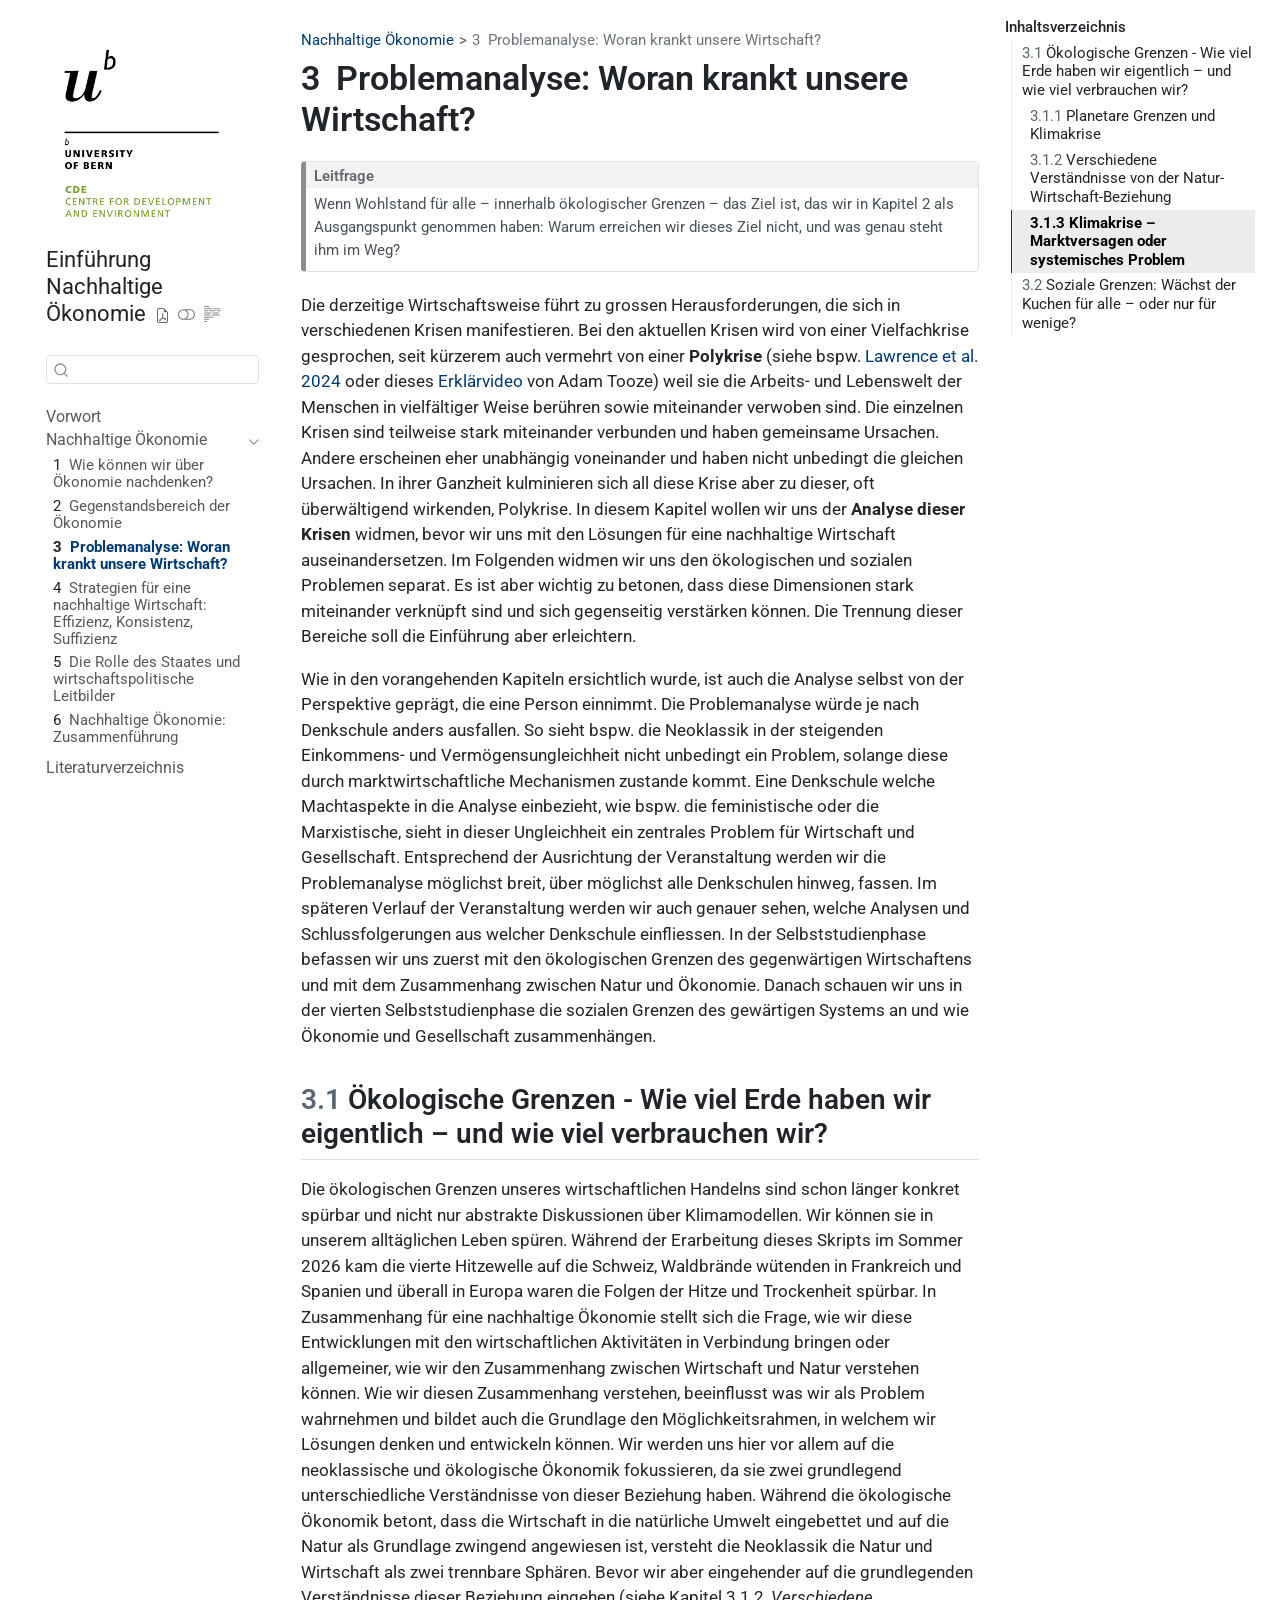
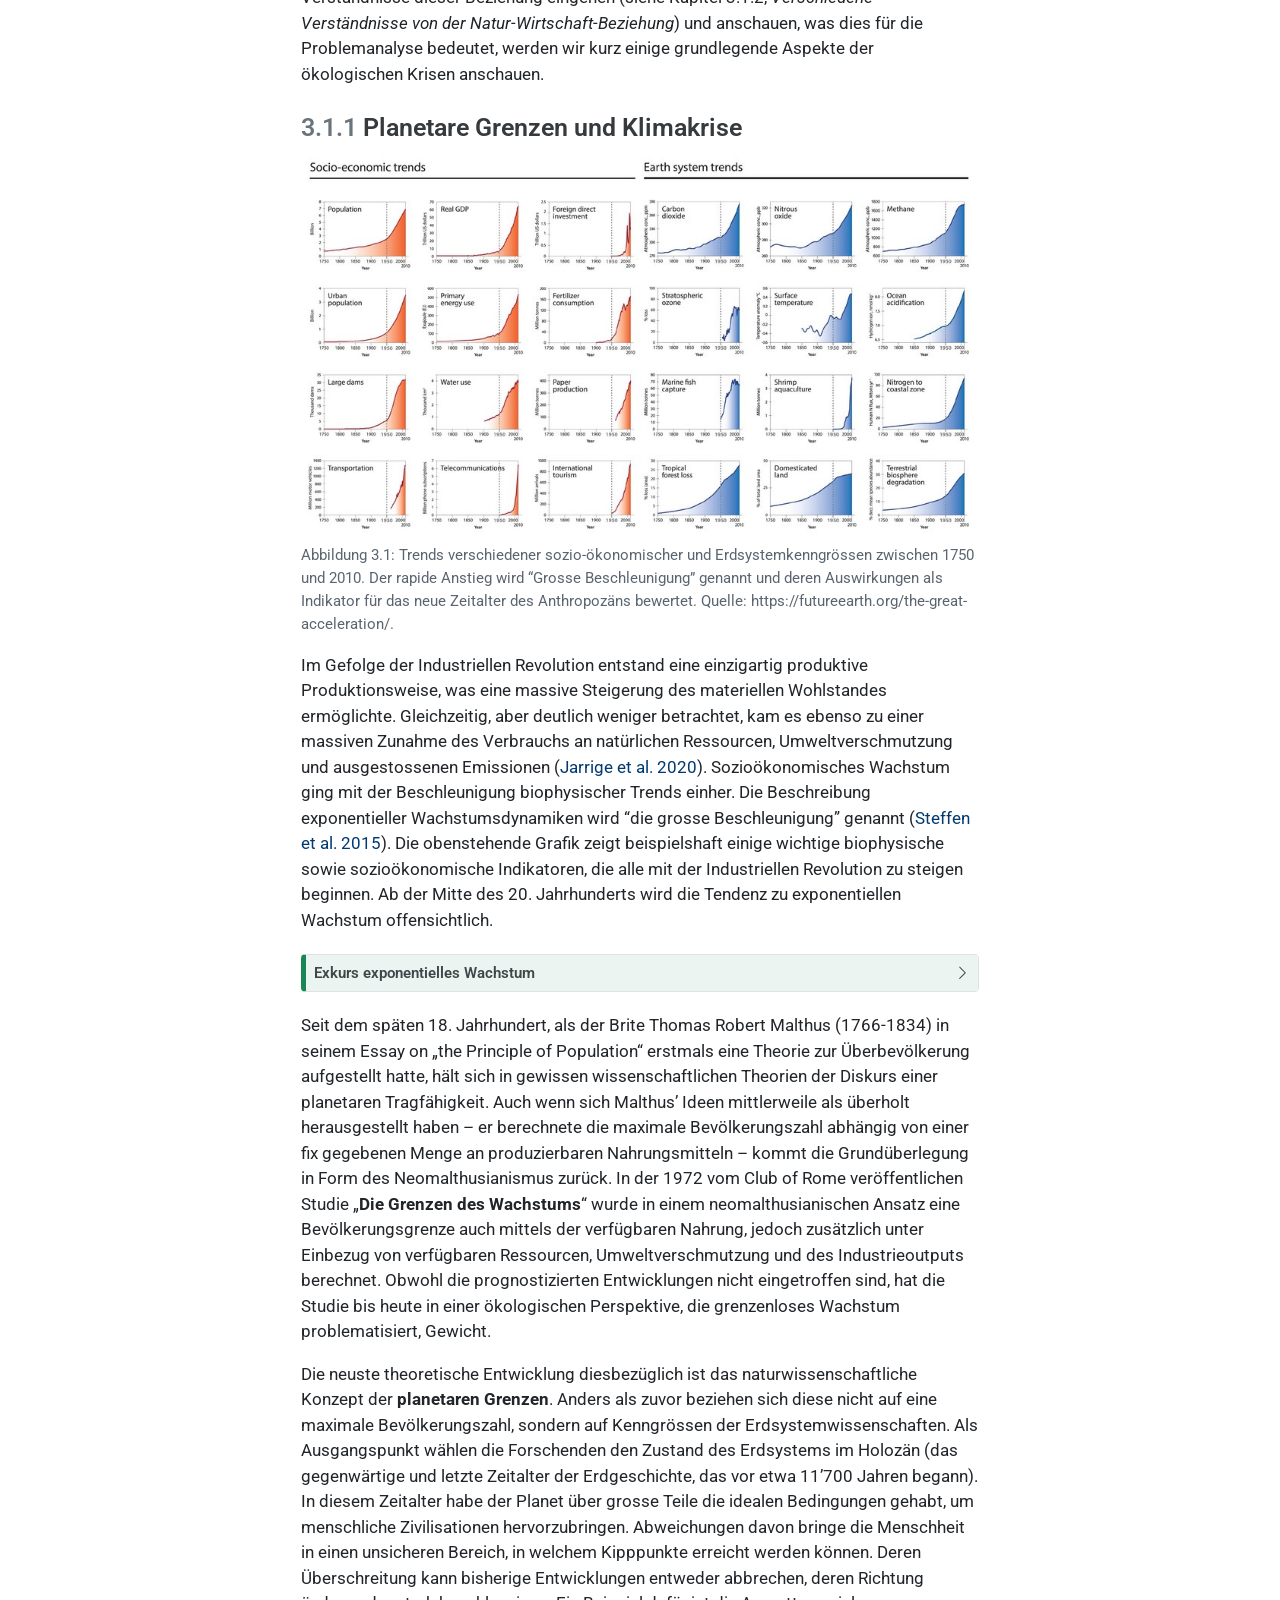
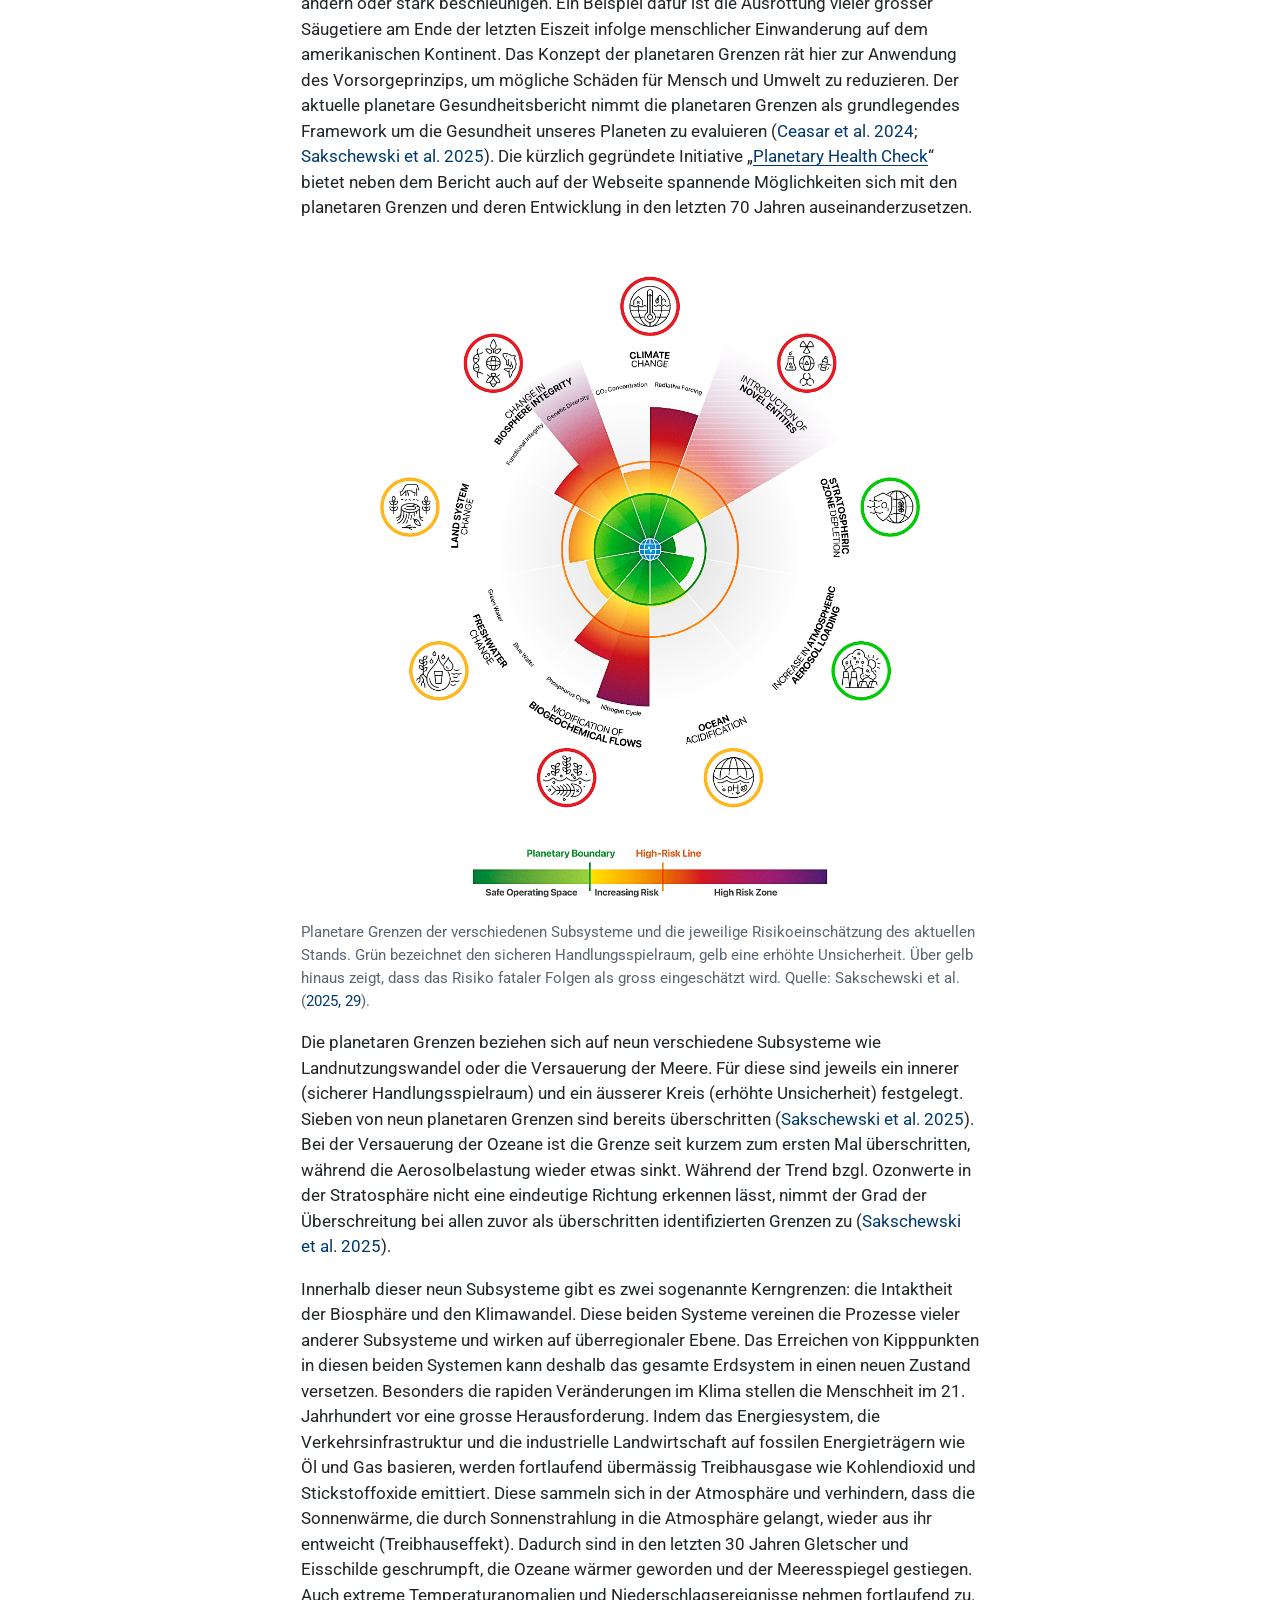
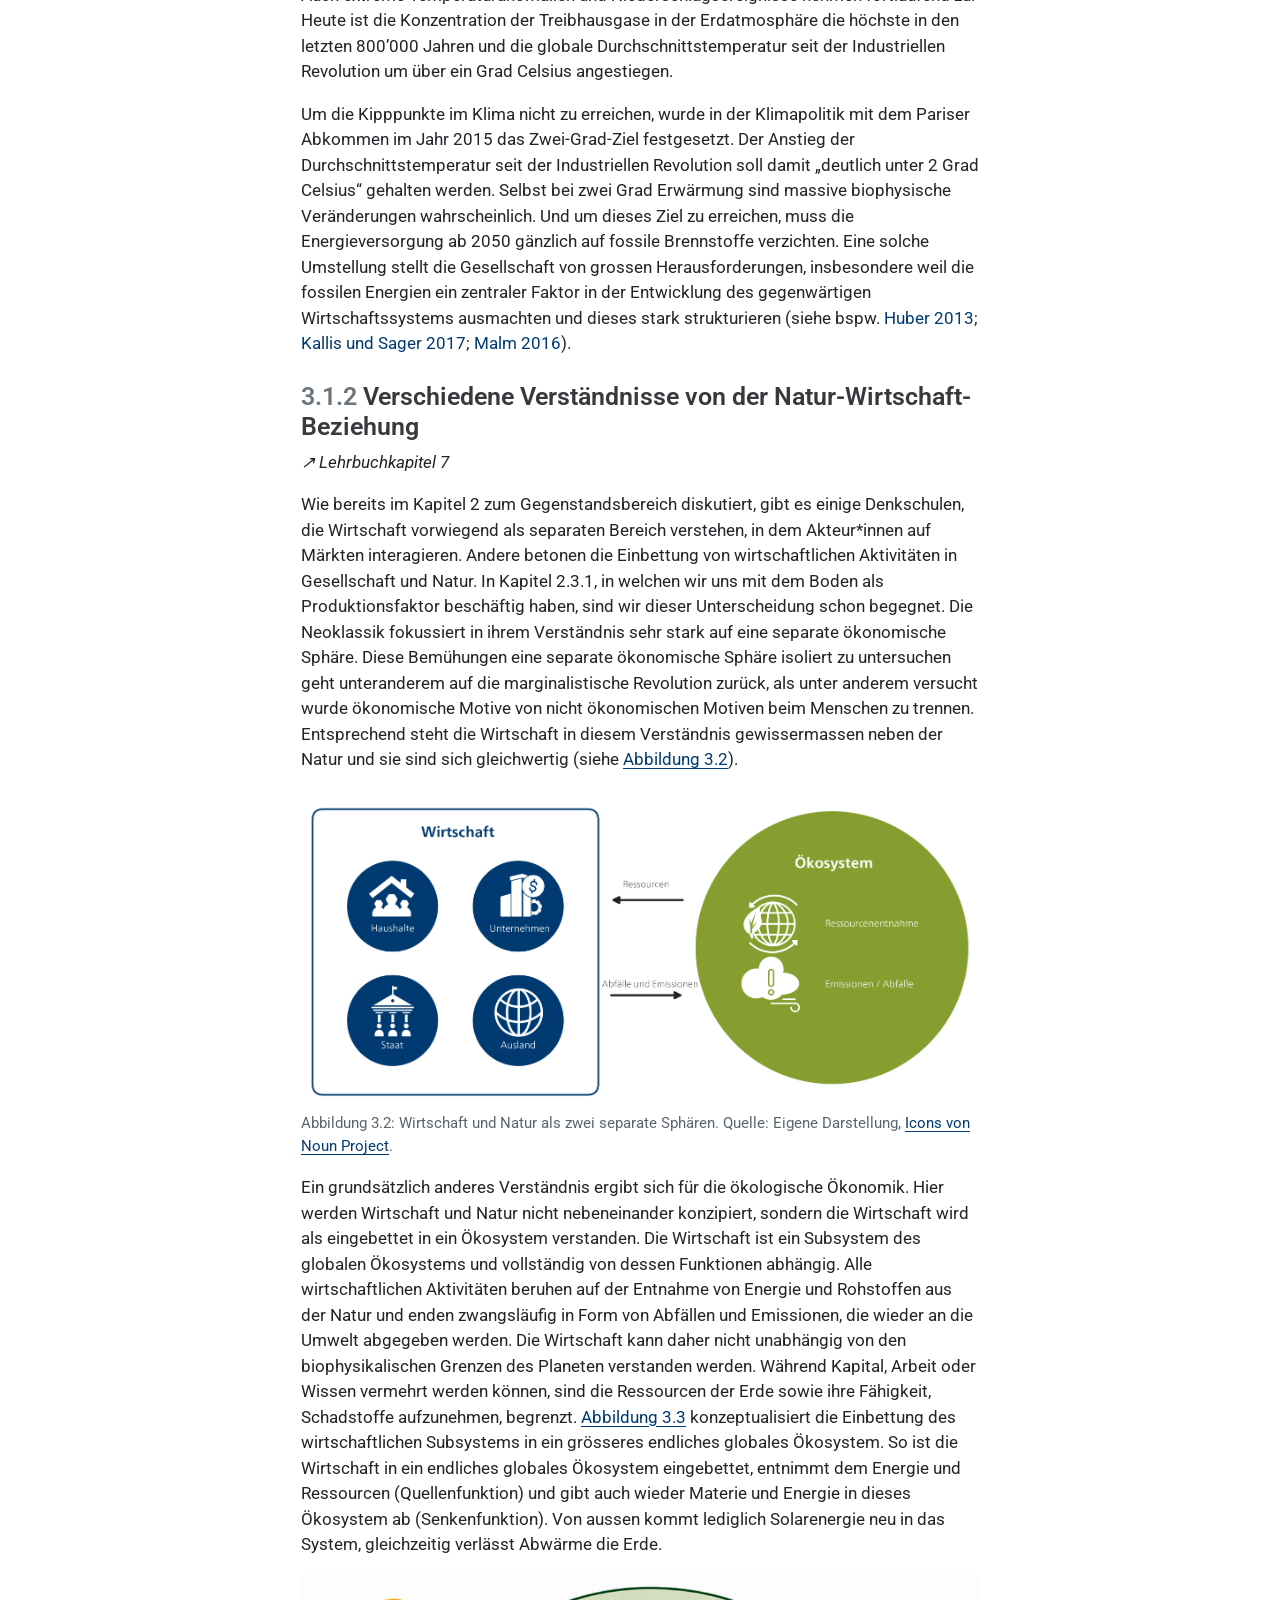
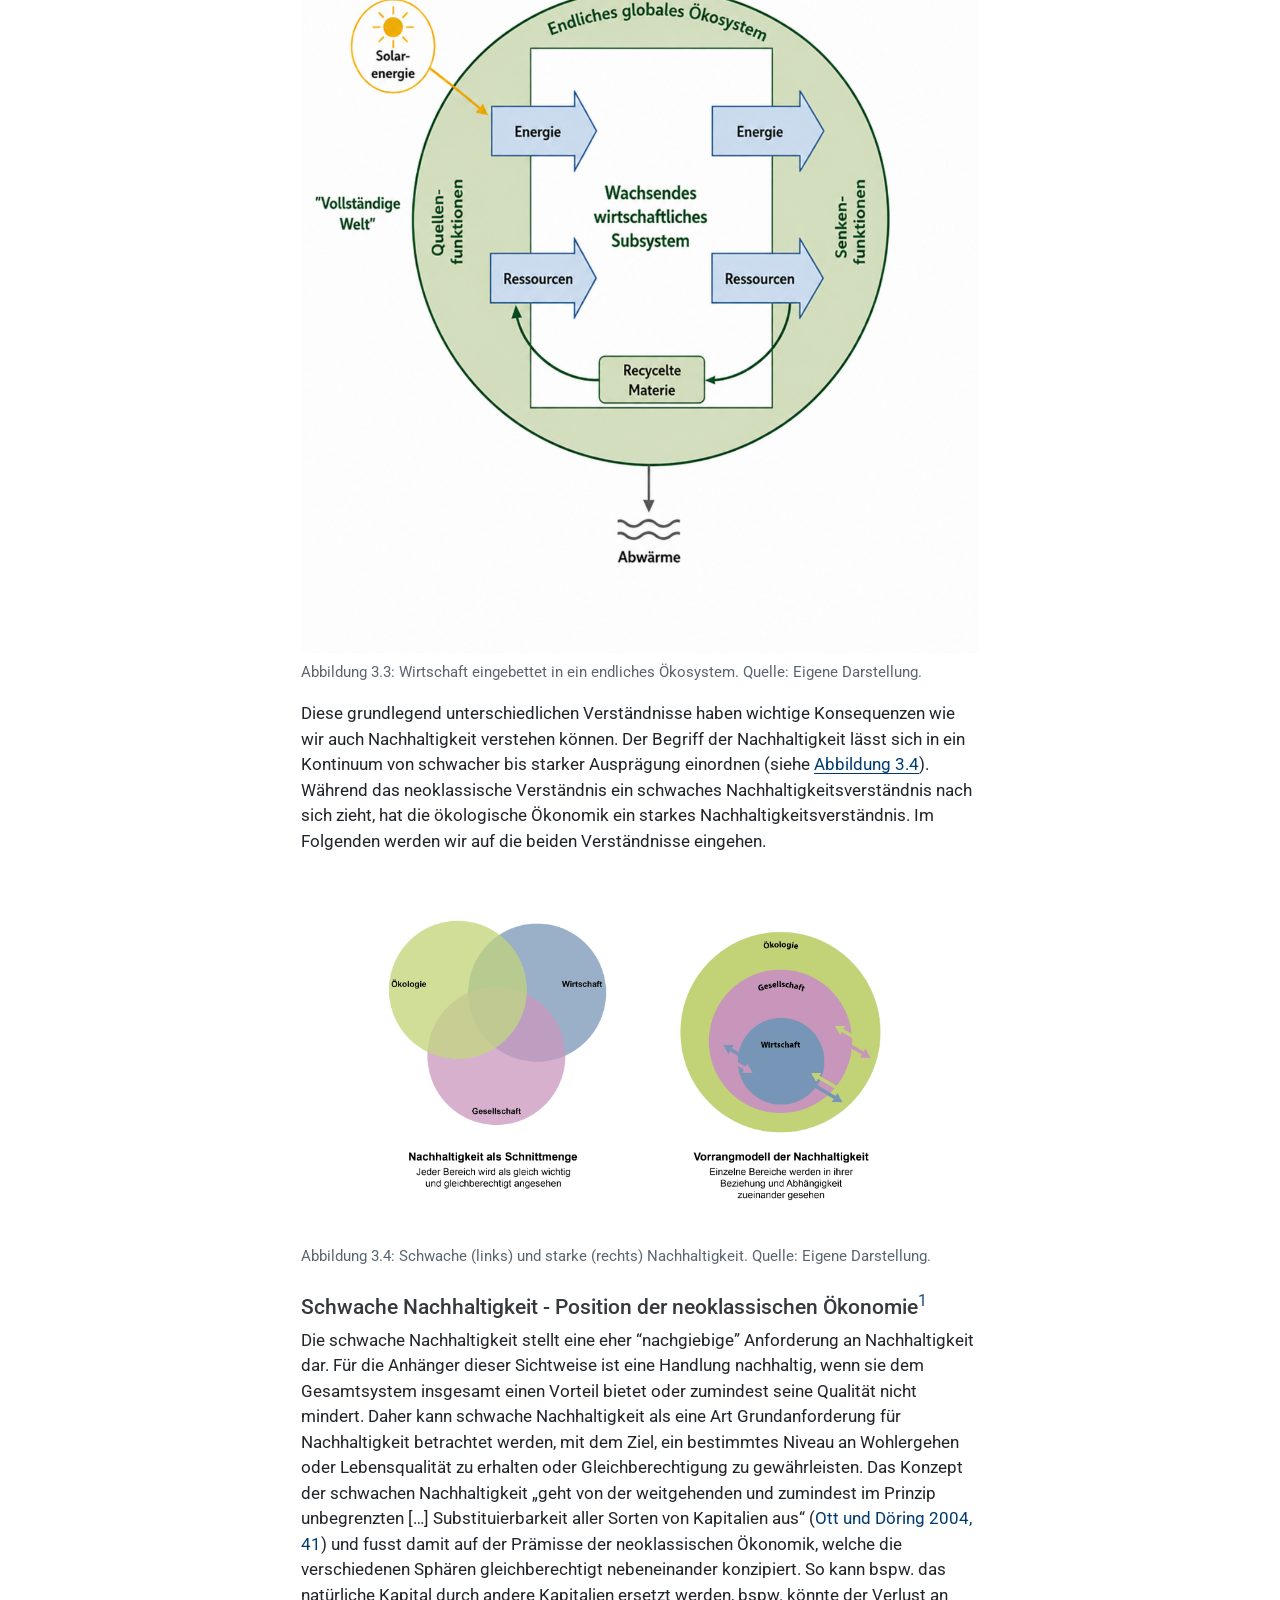
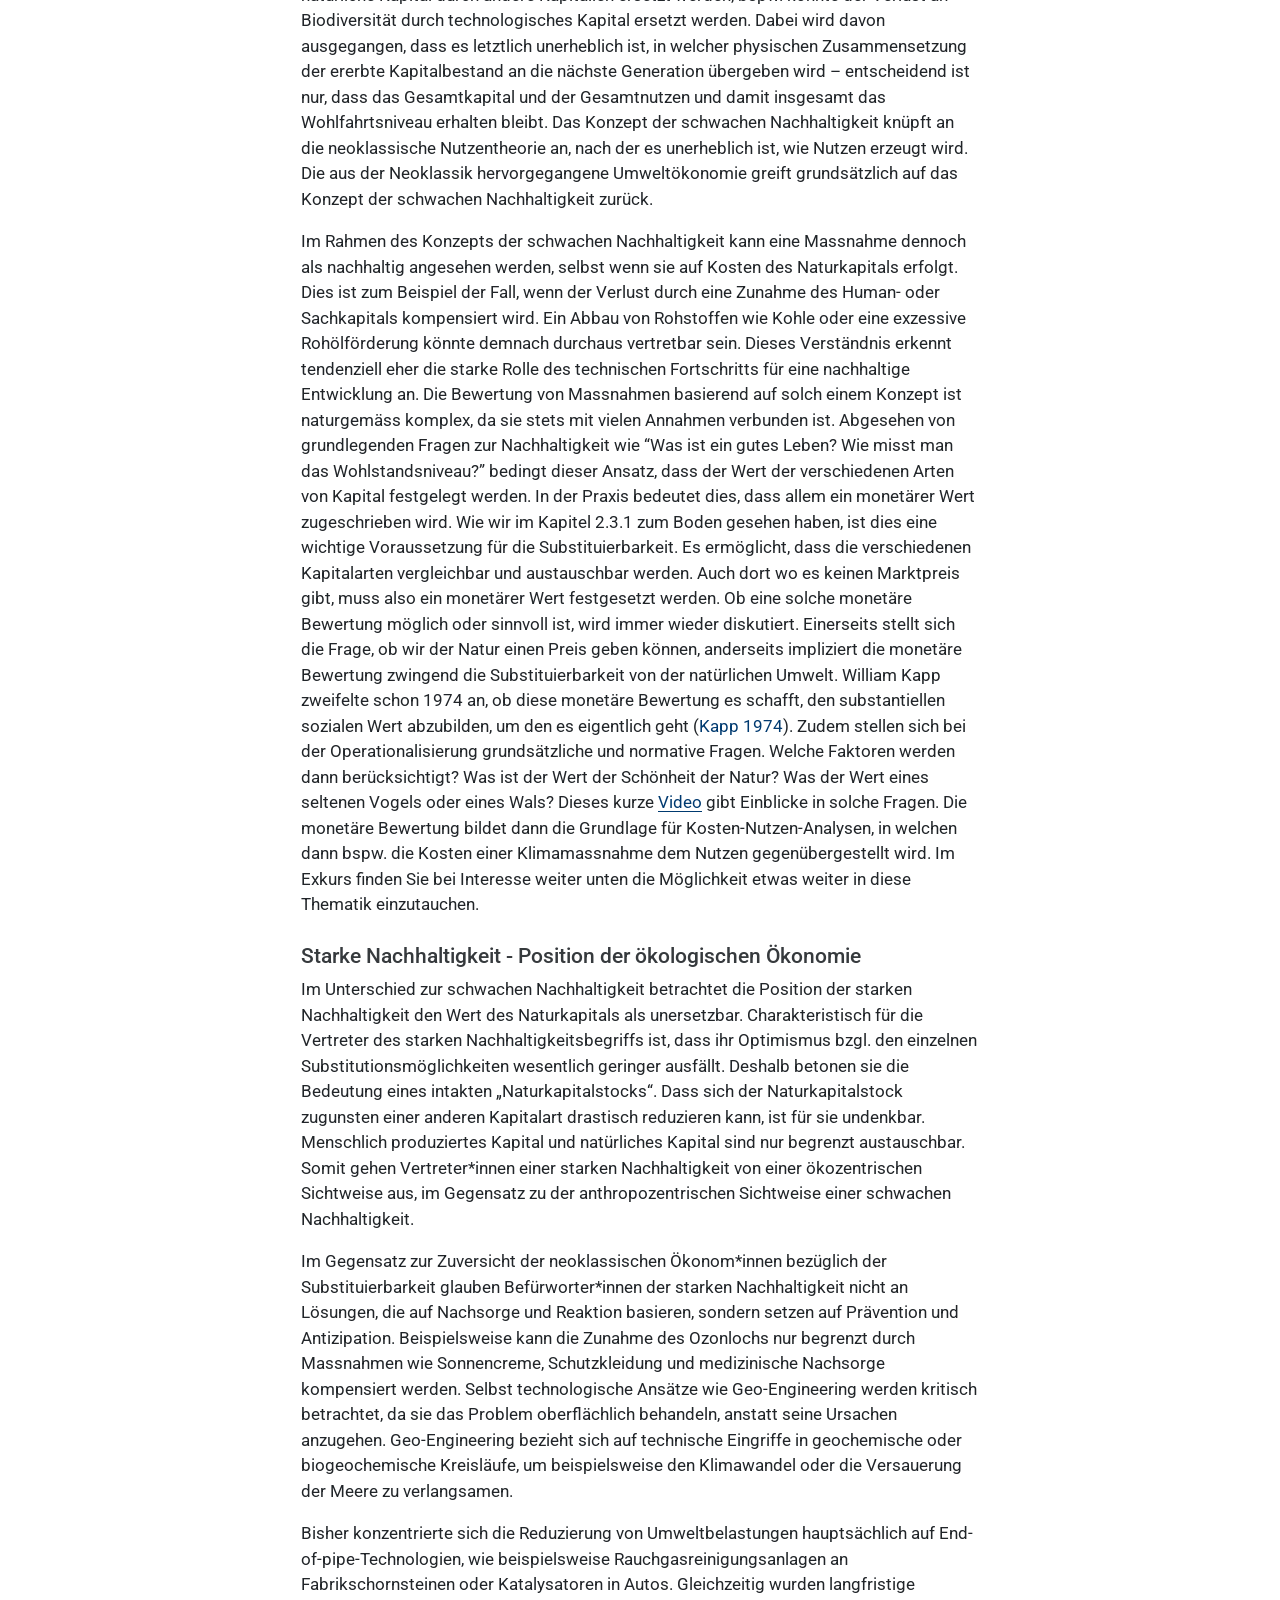
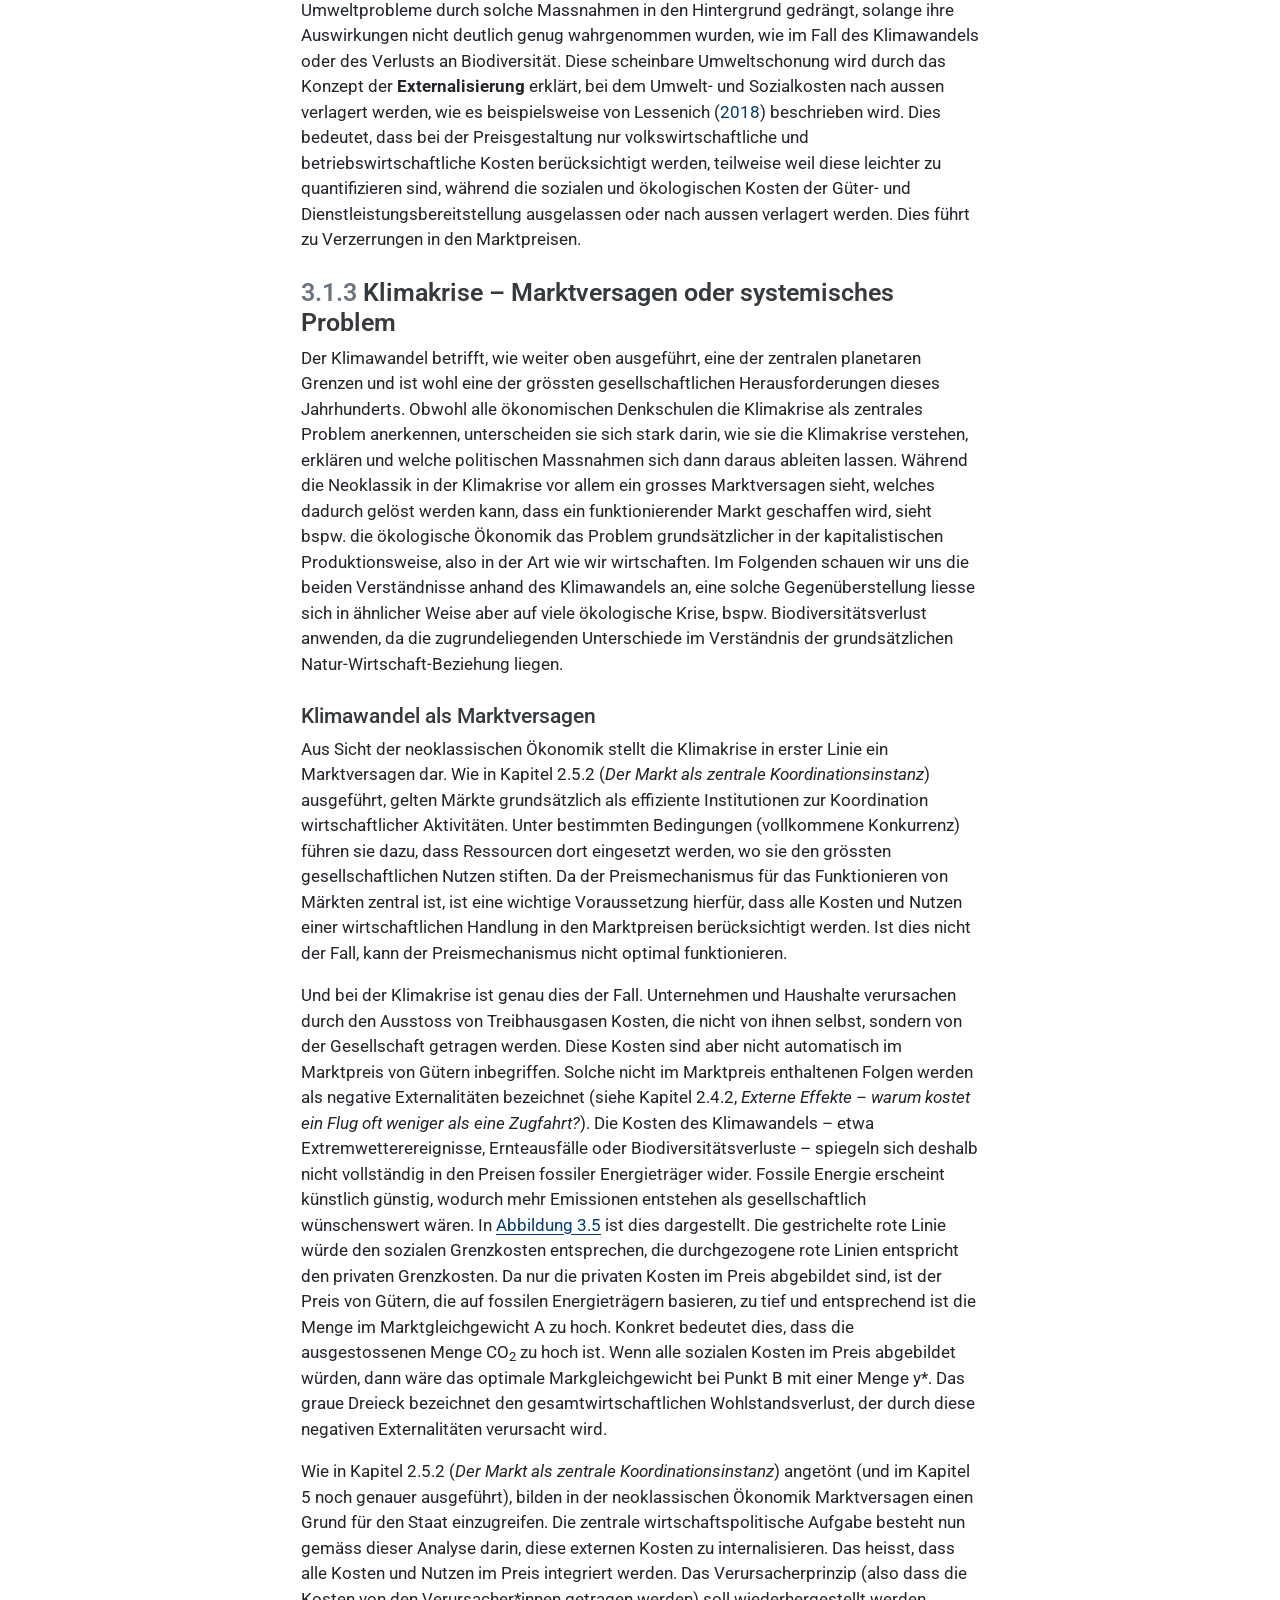
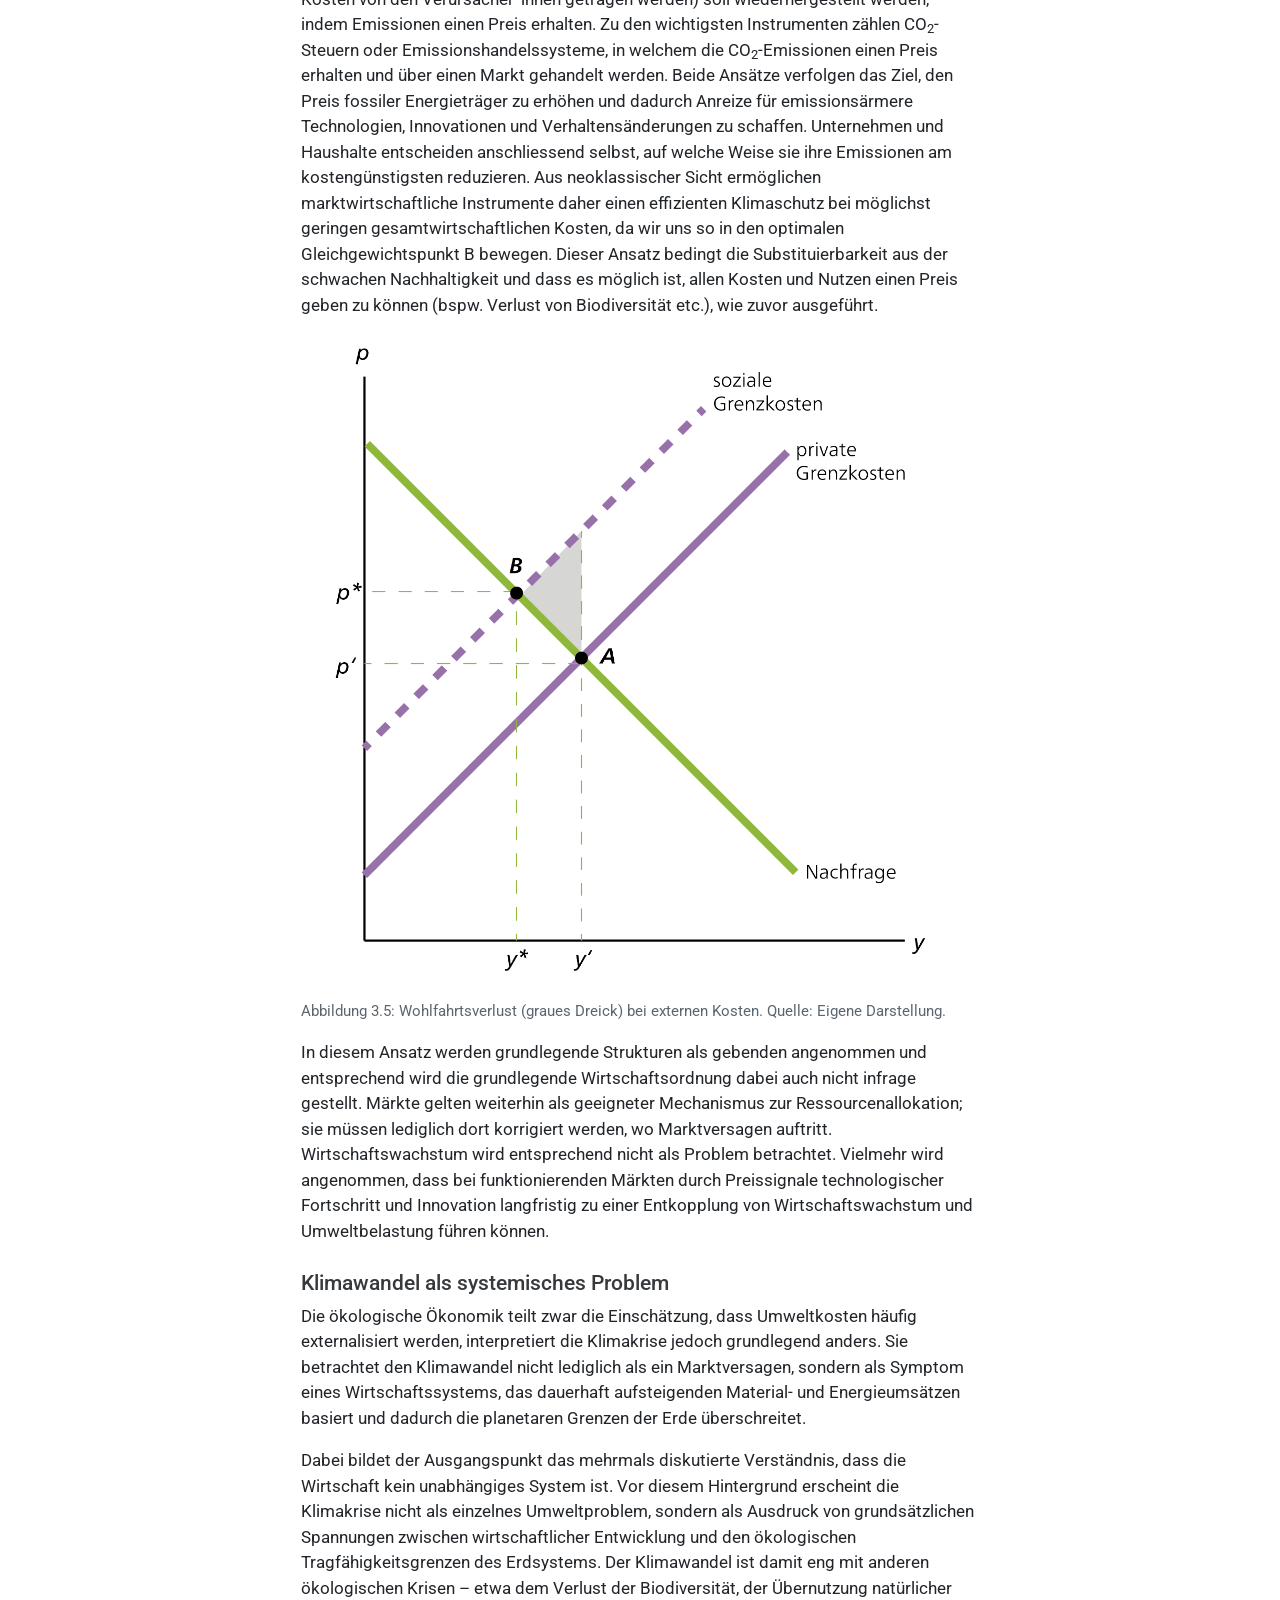
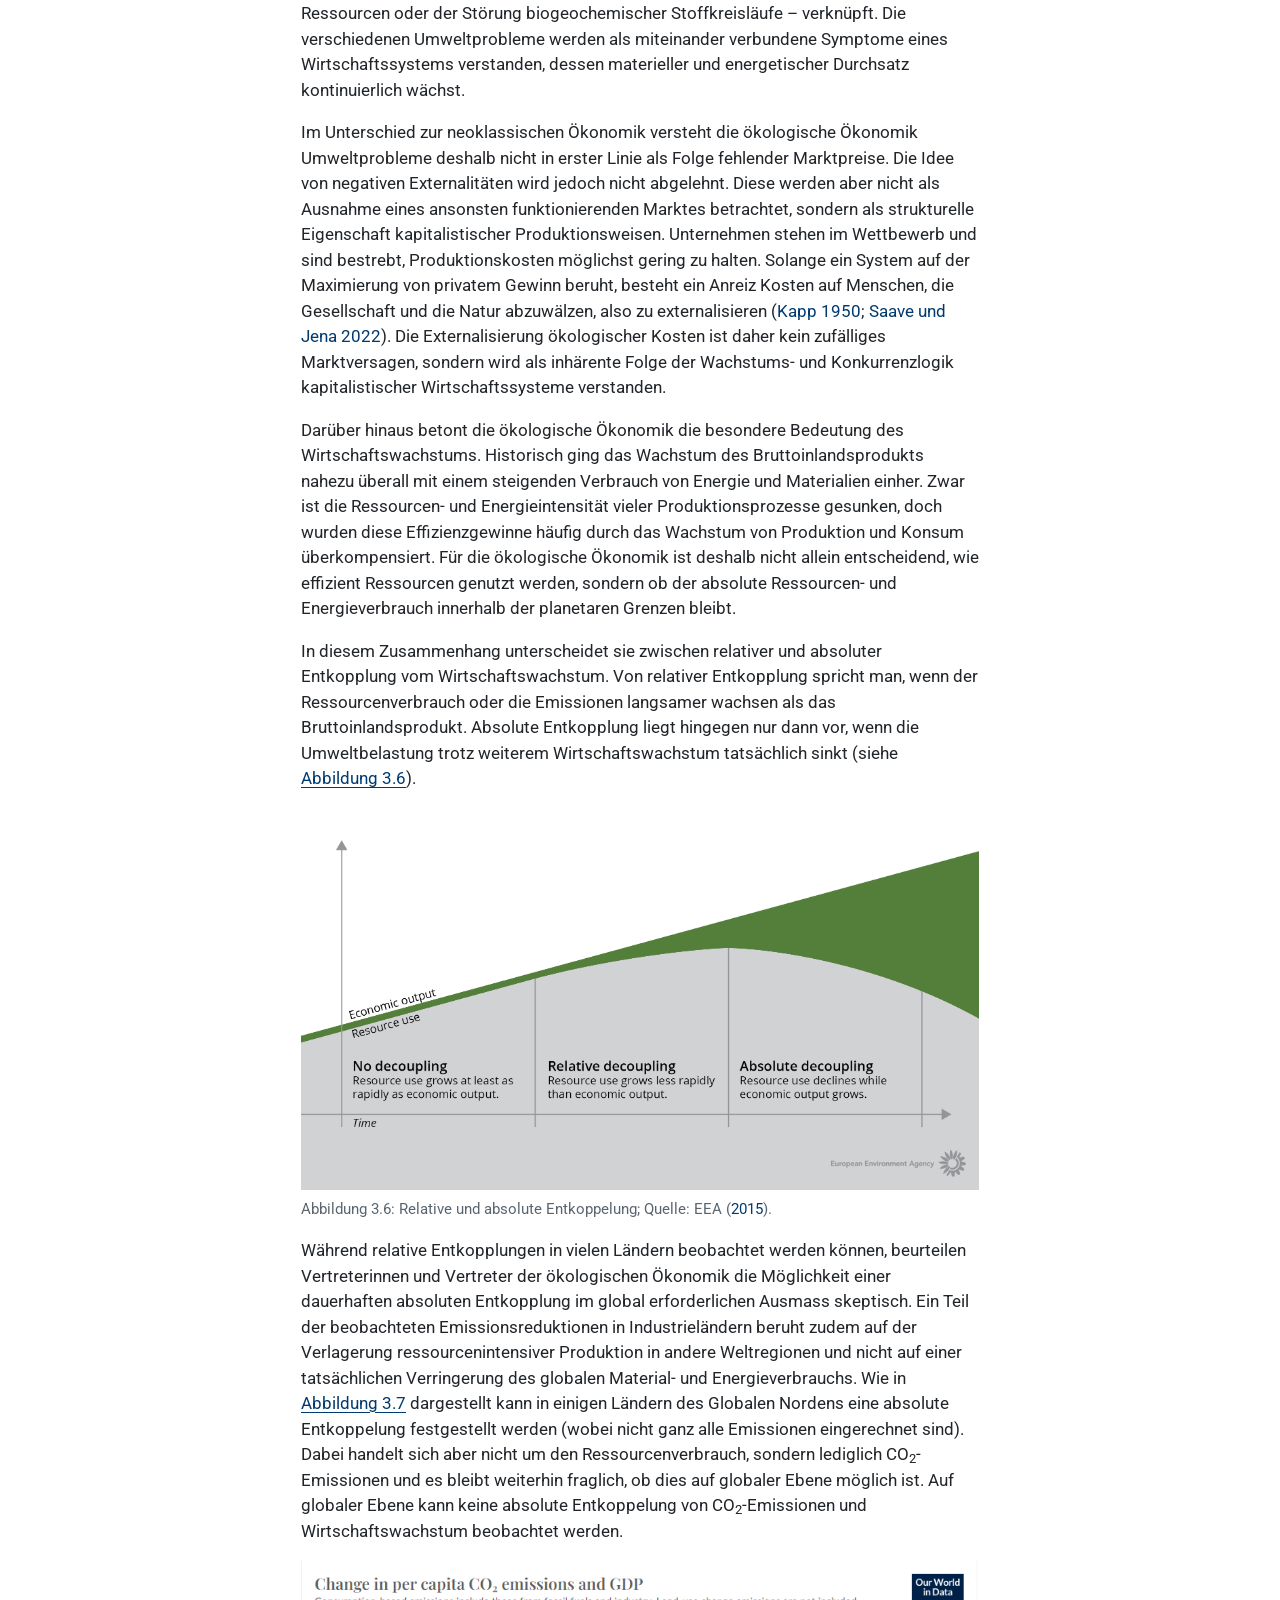
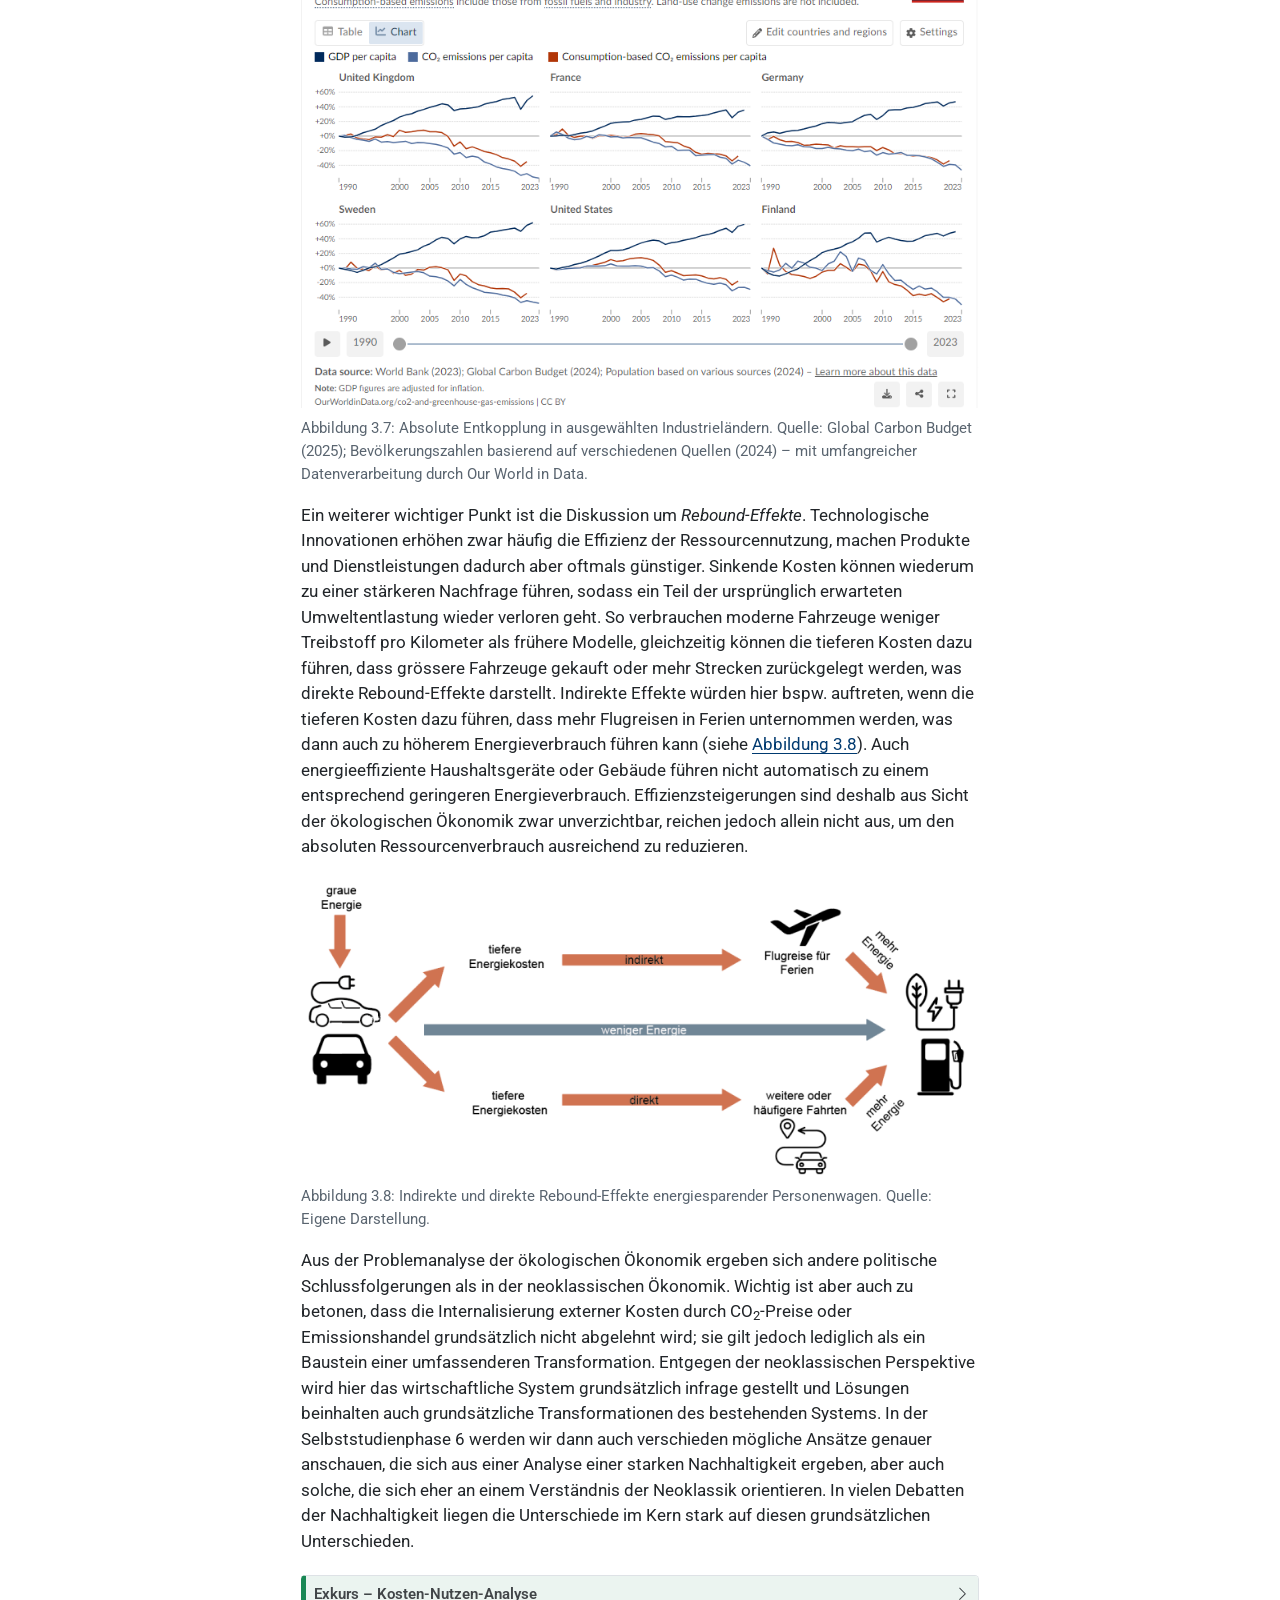
<file: docs/3_problemanalyse/3_intro.html>
<!DOCTYPE html>
<html xmlns="http://www.w3.org/1999/xhtml" lang="de-CH" xml:lang="de-CH"><head>

<meta charset="utf-8">
<meta name="generator" content="quarto-1.10.18">

<meta name="viewport" content="width=device-width, initial-scale=1.0, user-scalable=yes">


<title>3&nbsp; Problemanalyse: Woran krankt unsere Wirtschaft? – Einführung Nachhaltige Ökonomie</title>
<style>
/* Default styles provided by pandoc.
** See https://pandoc.org/MANUAL.html#variables-for-html for config info.
*/
span.smallcaps{font-variant: small-caps;}
div.columns{display: flex; gap: 1.5em;}
div.column{flex: auto;}
@media screen {
div.columns{gap: min(4vw, 1.5em);}
div.column{overflow-x: auto;}
}
div.hanging-indent{margin-left: 1.5em; text-indent: -1.5em;}
ul.task-list{list-style: none;}
ul.task-list li input[type="checkbox"] {
  width: 0.8em;
  margin: 0 0.8em 0.2em -1em; /* quarto-specific, see https://github.com/quarto-dev/quarto-cli/issues/4556 */ 
  vertical-align: middle;
}
/* CSS for citations */
div.csl-bib-body { }
div.csl-entry {
  clear: both;
}
.hanging-indent div.csl-entry {
  margin-left:2em;
  text-indent:-2em;
}
div.csl-left-margin {
  min-width:2em;
  float:left;
}
div.csl-right-inline {
  margin-left:2em;
  padding-left:1em;
}
div.csl-indent {
  margin-left: 2em;
}</style>


<script src="../site_libs/quarto-nav/quarto-nav.js"></script>
<script src="../site_libs/quarto-nav/headroom.min.js"></script>
<script src="../site_libs/clipboard/clipboard.min.js"></script>
<script src="../site_libs/quarto-search/autocomplete.umd.js"></script>
<script src="../site_libs/quarto-search/fuse.min.js"></script>
<script src="../site_libs/quarto-search/quarto-search.js"></script>
<meta name="quarto:offset" content="../">
<link href="../4_strategien/4_intro.html" rel="next">
<link href="../2_gegenstandsbereich/2_intro.html" rel="prev">
<link href="../images/cdelogo_e.png" rel="icon" type="image/png">
<script src="../site_libs/quarto-html/quarto.js" type="module"></script>
<script src="../site_libs/quarto-html/tabsets/tabsets.js" type="module"></script>
<script src="../site_libs/quarto-html/popper.min.js"></script>
<script src="../site_libs/quarto-html/tippy.umd.min.js"></script>
<script src="../site_libs/quarto-html/anchor.min.js"></script>
<link href="../site_libs/quarto-html/tippy.css" rel="stylesheet">
<link href="../site_libs/quarto-html/quarto-syntax-highlighting-64a204ab8560d761af7679ceaba22944.css" rel="stylesheet" class="quarto-color-scheme" id="quarto-text-highlighting-styles">
<link href="../site_libs/quarto-html/quarto-syntax-highlighting-dark-b85bc7c33db8c58e0ec93c3465666fed.css" rel="stylesheet" class="quarto-color-scheme quarto-color-alternate" id="quarto-text-highlighting-styles">
<link href="../site_libs/quarto-html/quarto-syntax-highlighting-64a204ab8560d761af7679ceaba22944.css" rel="stylesheet" class="quarto-color-scheme-extra" id="quarto-text-highlighting-styles">
<script src="../site_libs/bootstrap/bootstrap.min.js"></script>
<link href="../site_libs/bootstrap/bootstrap-icons.css" rel="stylesheet">
<link href="../site_libs/bootstrap/bootstrap-402df6278987b1c1cf6c287f8ba8e55b.min.css" rel="stylesheet" append-hash="true" class="quarto-color-scheme" id="quarto-bootstrap" data-mode="light">
<link href="../site_libs/bootstrap/bootstrap-dark-db150b37408ade8d98d47d3c9edab02a.min.css" rel="stylesheet" append-hash="true" class="quarto-color-scheme quarto-color-alternate" id="quarto-bootstrap" data-mode="dark">
<link href="../site_libs/bootstrap/bootstrap-402df6278987b1c1cf6c287f8ba8e55b.min.css" rel="stylesheet" append-hash="true" class="quarto-color-scheme-extra" id="quarto-bootstrap" data-mode="light">
<script src="../site_libs/quarto-contrib/glightbox/glightbox.min.js"></script>
<link href="../site_libs/quarto-contrib/glightbox/glightbox.min.css" rel="stylesheet">
<link href="../site_libs/quarto-contrib/glightbox/lightbox.css" rel="stylesheet">
<script id="quarto-search-options" type="application/json">{
  "location": "sidebar",
  "copy-button": false,
  "collapse-after": 3,
  "panel-placement": "start",
  "type": "textbox",
  "limit": 50,
  "keyboard-shortcut": [
    "f",
    "/",
    "s"
  ],
  "show-item-context": false,
  "language": {
    "search-no-results-text": "Keine Treffer",
    "search-matching-documents-text": "Treffer",
    "search-copy-link-title": "Link in die Suche kopieren",
    "search-hide-matches-text": "Zusätzliche Treffer verbergen",
    "search-more-match-text": "weitere Treffer in diesem Dokument",
    "search-more-matches-text": "weitere Treffer in diesem Dokument",
    "search-clear-button-title": "Zurücksetzen",
    "search-text-placeholder": "",
    "search-detached-cancel-button-title": "Abbrechen",
    "search-submit-button-title": "Abschicken",
    "search-label": "Suchen"
  }
}</script>
<script src="../site_libs/kePrint-0.0.1/kePrint.js"></script>

<link href="../site_libs/lightable-0.0.1/lightable.css" rel="stylesheet">

<link rel="preconnect" href="https://fonts.googleapis.com">
<link rel="preconnect" href="https://fonts.gstatic.com" crossorigin="">
<link href="https://fonts.googleapis.com/css2?family=Roboto:ital,wght@0,400;0,700;1,400;1,700&amp;family=Fira+Code:wght@400;500&amp;display=swap" rel="stylesheet">


<link rel="stylesheet" href="../webex.css">
</head>

<body class="nav-sidebar floating quarto-light"><script id="quarto-html-before-body" type="application/javascript">
    const toggleBodyColorMode = (bsSheetEl) => {
      const mode = bsSheetEl.getAttribute("data-mode");
      const bodyEl = window.document.querySelector("body");
      if (mode === "dark") {
        bodyEl.classList.add("quarto-dark");
        bodyEl.classList.remove("quarto-light");
      } else {
        bodyEl.classList.add("quarto-light");
        bodyEl.classList.remove("quarto-dark");
      }
    }
    const toggleBodyColorPrimary = () => {
      const bsSheetEl = window.document.querySelector("link#quarto-bootstrap:not([rel=disabled-stylesheet])");
      if (bsSheetEl) {
        toggleBodyColorMode(bsSheetEl);
      }
    }
    const setColorSchemeToggle = (alternate) => {
      const toggles = window.document.querySelectorAll('.quarto-color-scheme-toggle');
      for (let i=0; i < toggles.length; i++) {
        const toggle = toggles[i];
        if (toggle) {
          if (alternate) {
            toggle.classList.add("alternate");
          } else {
            toggle.classList.remove("alternate");
          }
        }
      }
    };
    const toggleColorMode = (alternate) => {
      // Switch the stylesheets
      const primaryStylesheets = window.document.querySelectorAll('link.quarto-color-scheme:not(.quarto-color-alternate)');
      const alternateStylesheets = window.document.querySelectorAll('link.quarto-color-scheme.quarto-color-alternate');
      manageTransitions('#quarto-margin-sidebar .nav-link', false);
      if (alternate) {
        // note: dark is layered on light, we don't disable primary!
        enableStylesheet(alternateStylesheets);
        for (const sheetNode of alternateStylesheets) {
          if (sheetNode.id === "quarto-bootstrap") {
            toggleBodyColorMode(sheetNode);
          }
        }
      } else {
        disableStylesheet(alternateStylesheets);
        enableStylesheet(primaryStylesheets)
        toggleBodyColorPrimary();
      }
      manageTransitions('#quarto-margin-sidebar .nav-link', true);
      // Switch the toggles
      setColorSchemeToggle(alternate)
      // Hack to workaround the fact that safari doesn't
      // properly recolor the scrollbar when toggling (#1455)
      if (navigator.userAgent.indexOf('Safari') > 0 && navigator.userAgent.indexOf('Chrome') == -1) {
        manageTransitions("body", false);
        window.scrollTo(0, 1);
        setTimeout(() => {
          window.scrollTo(0, 0);
          manageTransitions("body", true);
        }, 40);
      }
    }
    const disableStylesheet = (stylesheets) => {
      for (let i=0; i < stylesheets.length; i++) {
        const stylesheet = stylesheets[i];
        stylesheet.rel = 'disabled-stylesheet';
      }
    }
    const enableStylesheet = (stylesheets) => {
      for (let i=0; i < stylesheets.length; i++) {
        const stylesheet = stylesheets[i];
        if(stylesheet.rel !== 'stylesheet') { // for Chrome, which will still FOUC without this check
          stylesheet.rel = 'stylesheet';
        }
      }
    }
    const manageTransitions = (selector, allowTransitions) => {
      const els = window.document.querySelectorAll(selector);
      for (let i=0; i < els.length; i++) {
        const el = els[i];
        if (allowTransitions) {
          el.classList.remove('notransition');
        } else {
          el.classList.add('notransition');
        }
      }
    }
    const isFileUrl = () => {
      return window.location.protocol === 'file:';
    }
    const hasAlternateSentinel = () => {
      let styleSentinel = getColorSchemeSentinel();
      if (styleSentinel !== null) {
        return styleSentinel === "alternate";
      } else {
        return false;
      }
    }
    const setStyleSentinel = (alternate) => {
      const value = alternate ? "alternate" : "default";
      if (!isFileUrl()) {
        window.localStorage.setItem("quarto-color-scheme", value);
      } else {
        localAlternateSentinel = value;
      }
    }
    const getColorSchemeSentinel = () => {
      if (!isFileUrl()) {
        const storageValue = window.localStorage.getItem("quarto-color-scheme");
        return storageValue != null ? storageValue : localAlternateSentinel;
      } else {
        return localAlternateSentinel;
      }
    }
    const toggleGiscusIfUsed = (isAlternate, darkModeDefault) => {
      const baseTheme = document.querySelector('#giscus-base-theme')?.value ?? 'light';
      const alternateTheme = document.querySelector('#giscus-alt-theme')?.value ?? 'dark';
      let newTheme = '';
      if(authorPrefersDark) {
        newTheme = isAlternate ? baseTheme : alternateTheme;
      } else {
        newTheme = isAlternate ? alternateTheme : baseTheme;
      }
      const changeGiscusTheme = () => {
        // From: https://github.com/giscus/giscus/issues/336
        const sendMessage = (message) => {
          const iframe = document.querySelector('iframe.giscus-frame');
          if (!iframe) return;
          iframe.contentWindow.postMessage({ giscus: message }, 'https://giscus.app');
        }
        sendMessage({
          setConfig: {
            theme: newTheme
          }
        });
      }
      const isGiscussLoaded = window.document.querySelector('iframe.giscus-frame') !== null;
      if (isGiscussLoaded) {
        changeGiscusTheme();
      }
    };
    const authorPrefersDark = false;
    const darkModeDefault = authorPrefersDark;
      document.querySelector('link#quarto-text-highlighting-styles.quarto-color-scheme-extra').rel = 'disabled-stylesheet';
      document.querySelector('link#quarto-bootstrap.quarto-color-scheme-extra').rel = 'disabled-stylesheet';
    let localAlternateSentinel = darkModeDefault ? 'alternate' : 'default';
    // Dark / light mode switch
    window.quartoToggleColorScheme = () => {
      // Read the current dark / light value
      let toAlternate = !hasAlternateSentinel();
      toggleColorMode(toAlternate);
      setStyleSentinel(toAlternate);
      toggleGiscusIfUsed(toAlternate, darkModeDefault);
      window.dispatchEvent(new Event('resize'));
    };
    // Switch to dark mode if need be
    if (hasAlternateSentinel()) {
      toggleColorMode(true);
    } else {
      toggleColorMode(false);
    }
  </script>

<div id="quarto-search-results"></div>
  <header id="quarto-header" class="headroom fixed-top">
  <nav class="quarto-secondary-nav">
    <div class="container-fluid d-flex">
      <button type="button" class="quarto-btn-toggle btn" data-bs-toggle="collapse" role="button" data-bs-target=".quarto-sidebar-collapse-item" aria-controls="quarto-sidebar" aria-expanded="false" aria-label="Seitenleiste umschalten" onclick="if (window.quartoToggleHeadroom) { window.quartoToggleHeadroom(); }">
        <i class="bi bi-layout-text-sidebar-reverse"></i>
      </button>
        <nav class="quarto-page-breadcrumbs" aria-label="breadcrumb"><ol class="breadcrumb"><li class="breadcrumb-item"><a href="../1_oekonomie-denken/1_intro.html">Nachhaltige Ökonomie</a></li><li class="breadcrumb-item"><a href="../3_problemanalyse/3_intro.html"><span class="chapter-number">3</span>&nbsp; <span class="chapter-title">Problemanalyse: Woran krankt unsere Wirtschaft?</span></a></li></ol></nav>
        <a class="flex-grow-1" role="navigation" data-bs-toggle="collapse" data-bs-target=".quarto-sidebar-collapse-item" aria-controls="quarto-sidebar" aria-expanded="false" aria-label="Seitenleiste umschalten" onclick="if (window.quartoToggleHeadroom) { window.quartoToggleHeadroom(); }">      
        </a>
      <button type="button" class="btn quarto-search-button" aria-label="Suchen" onclick="window.quartoOpenSearch();">
        <i class="bi bi-search"></i>
      </button>
    </div>
  </nav>
</header>
<!-- content -->
<div id="quarto-content" class="quarto-container page-columns page-rows-contents page-layout-article">
<!-- sidebar -->
  <nav id="quarto-sidebar" class="sidebar collapse collapse-horizontal quarto-sidebar-collapse-item sidebar-navigation floating overflow-auto">
    <div class="pt-lg-2 mt-2 text-left sidebar-header sidebar-header-stacked">
      <a href="../index.html" class="sidebar-logo-link">
      <img src="../images/cdelogo_e.png" alt="" class="sidebar-logo light-content py-0 d-lg-inline d-none">
      <img src="../images/cdelogo_e.png" alt="" class="sidebar-logo dark-content py-0 d-lg-inline d-none">
      </a>
    <div class="sidebar-title mb-0 py-0">
      <a href="../">Einführung Nachhaltige Ökonomie</a> 
        <div class="sidebar-tools-main tools-wide">
    <a href="https://github.com/CDEteaching/Nachhaltig-Wirtschaften/blob/main/pdf/NachhaltigWirtschaften.pdf" title="Kursskript (PDF)" class="quarto-navigation-tool px-1" aria-label="Kursskript (PDF)"><i class="bi bi-file-earmark-pdf"></i></a>
  <a href="" class="quarto-color-scheme-toggle quarto-navigation-tool  px-1" onclick="window.quartoToggleColorScheme(); return false;" title="Dunkelmodus umschalten"><i class="bi"></i></a>
  <a href="" class="quarto-reader-toggle quarto-navigation-tool px-1" onclick="window.quartoToggleReader(); return false;" title="Lesemodus umschalten">
  <div class="quarto-reader-toggle-btn">
  <i class="bi"></i>
  </div>
</a>
</div>
    </div>
      </div>
        <div class="mt-2 flex-shrink-0 align-items-center">
        <div class="sidebar-search">
        <div id="quarto-search" class="" title="Suchen"></div>
        </div>
        </div>
    <div class="sidebar-menu-container"> 
    <ul class="list-unstyled mt-1">
        <li class="sidebar-item">
  <div class="sidebar-item-container"> 
  <a href="../index.html" class="sidebar-item-text sidebar-link">
 <span class="menu-text">Vorwort</span></a>
  </div>
</li>
        <li class="sidebar-item sidebar-item-section">
      <div class="sidebar-item-container"> 
            <a class="sidebar-item-text sidebar-link text-start" data-bs-toggle="collapse" data-bs-target="#quarto-sidebar-section-1" role="navigation" aria-expanded="true">
 <span class="menu-text">Nachhaltige Ökonomie</span></a>
          <a class="sidebar-item-toggle text-start" data-bs-toggle="collapse" data-bs-target="#quarto-sidebar-section-1" role="navigation" aria-expanded="true" aria-label="Abschnitt umschalten">
            <i class="bi bi-chevron-right ms-2"></i>
          </a> 
      </div>
      <ul id="quarto-sidebar-section-1" class="collapse list-unstyled sidebar-section depth1 show">  
          <li class="sidebar-item">
  <div class="sidebar-item-container"> 
  <a href="../1_oekonomie-denken/1_intro.html" class="sidebar-item-text sidebar-link">
 <span class="menu-text"><span class="chapter-number">1</span>&nbsp; <span class="chapter-title">Wie können wir über Ökonomie nachdenken?</span></span></a>
  </div>
</li>
          <li class="sidebar-item">
  <div class="sidebar-item-container"> 
  <a href="../2_gegenstandsbereich/2_intro.html" class="sidebar-item-text sidebar-link">
 <span class="menu-text"><span class="chapter-number">2</span>&nbsp; <span class="chapter-title">Gegenstandsbereich der Ökonomie</span></span></a>
  </div>
</li>
          <li class="sidebar-item">
  <div class="sidebar-item-container"> 
  <a href="../3_problemanalyse/3_intro.html" class="sidebar-item-text sidebar-link active">
 <span class="menu-text"><span class="chapter-number">3</span>&nbsp; <span class="chapter-title">Problemanalyse: Woran krankt unsere Wirtschaft?</span></span></a>
  </div>
</li>
          <li class="sidebar-item">
  <div class="sidebar-item-container"> 
  <a href="../4_strategien/4_intro.html" class="sidebar-item-text sidebar-link">
 <span class="menu-text"><span class="chapter-number">4</span>&nbsp; <span class="chapter-title">Strategien für eine nachhaltige Wirtschaft: Effizienz, Konsistenz, Suffizienz</span></span></a>
  </div>
</li>
          <li class="sidebar-item">
  <div class="sidebar-item-container"> 
  <a href="../5_staat-leitbilder/5_intro.html" class="sidebar-item-text sidebar-link">
 <span class="menu-text"><span class="chapter-number">5</span>&nbsp; <span class="chapter-title">Die Rolle des Staates und wirtschaftspolitische Leitbilder</span></span></a>
  </div>
</li>
          <li class="sidebar-item">
  <div class="sidebar-item-container"> 
  <a href="../6_zusammenfuehrung/6_intro.html" class="sidebar-item-text sidebar-link">
 <span class="menu-text"><span class="chapter-number">6</span>&nbsp; <span class="chapter-title">Nachhaltige Ökonomie: Zusammenführung</span></span></a>
  </div>
</li>
      </ul>
  </li>
        <li class="sidebar-item">
  <div class="sidebar-item-container"> 
  <a href="../references.html" class="sidebar-item-text sidebar-link">
 <span class="menu-text">Literaturverzeichnis</span></a>
  </div>
</li>
    </ul>
    </div>
</nav>
<div id="quarto-sidebar-glass" class="quarto-sidebar-collapse-item" data-bs-toggle="collapse" data-bs-target=".quarto-sidebar-collapse-item"></div>
<!-- margin-sidebar -->
    <div id="quarto-margin-sidebar" class="sidebar margin-sidebar">
        <nav id="TOC" role="doc-toc" class="toc-active">
    <h2 id="toc-title">Inhaltsverzeichnis</h2>
   
  <ul>
  <li><a href="#ökologische-grenzen---wie-viel-erde-haben-wir-eigentlich-und-wie-viel-verbrauchen-wir" id="toc-ökologische-grenzen---wie-viel-erde-haben-wir-eigentlich-und-wie-viel-verbrauchen-wir" class="nav-link active" data-scroll-target="#ökologische-grenzen---wie-viel-erde-haben-wir-eigentlich-und-wie-viel-verbrauchen-wir"><span class="header-section-number">3.1</span> Ökologische Grenzen - Wie viel Erde haben wir eigentlich – und wie viel verbrauchen wir?</a>
  <ul class="collapse">
  <li><a href="#planetare-grenzen-und-klimakrise" id="toc-planetare-grenzen-und-klimakrise" class="nav-link" data-scroll-target="#planetare-grenzen-und-klimakrise"><span class="header-section-number">3.1.1</span> Planetare Grenzen und Klimakrise</a></li>
  <li><a href="#verschiedene-verständnisse-von-der-natur-wirtschaft-beziehung" id="toc-verschiedene-verständnisse-von-der-natur-wirtschaft-beziehung" class="nav-link" data-scroll-target="#verschiedene-verständnisse-von-der-natur-wirtschaft-beziehung"><span class="header-section-number">3.1.2</span> Verschiedene Verständnisse von der Natur-Wirtschaft-Beziehung</a></li>
  <li><a href="#klimakrise-marktversagen-oder-systemisches-problem" id="toc-klimakrise-marktversagen-oder-systemisches-problem" class="nav-link" data-scroll-target="#klimakrise-marktversagen-oder-systemisches-problem"><span class="header-section-number">3.1.3</span> Klimakrise – Marktversagen oder systemisches Problem</a></li>
  </ul></li>
  <li><a href="#soziale-grenzen-wächst-der-kuchen-für-alle-oder-nur-für-wenige" id="toc-soziale-grenzen-wächst-der-kuchen-für-alle-oder-nur-für-wenige" class="nav-link" data-scroll-target="#soziale-grenzen-wächst-der-kuchen-für-alle-oder-nur-für-wenige"><span class="header-section-number">3.2</span> Soziale Grenzen: Wächst der Kuchen für alle – oder nur für wenige?</a>
  <ul class="collapse">
  <li><a href="#soziale-grenzen-im-21.-jahrhundert" id="toc-soziale-grenzen-im-21.-jahrhundert" class="nav-link" data-scroll-target="#soziale-grenzen-im-21.-jahrhundert"><span class="header-section-number">3.2.1</span> Soziale Grenzen im 21. Jahrhundert</a></li>
  <li><a href="#gerechtigkeit-und-ungleichheit" id="toc-gerechtigkeit-und-ungleichheit" class="nav-link" data-scroll-target="#gerechtigkeit-und-ungleichheit"><span class="header-section-number">3.2.2</span> Gerechtigkeit und Ungleichheit</a></li>
  <li><a href="#arten-und-ursachen-von-ungleichheit" id="toc-arten-und-ursachen-von-ungleichheit" class="nav-link" data-scroll-target="#arten-und-ursachen-von-ungleichheit"><span class="header-section-number">3.2.3</span> Arten und Ursachen von Ungleichheit</a></li>
  <li><a href="#arbeitsteilung-und-komparativer-vorteil" id="toc-arbeitsteilung-und-komparativer-vorteil" class="nav-link" data-scroll-target="#arbeitsteilung-und-komparativer-vorteil"><span class="header-section-number">3.2.4</span> Arbeitsteilung und komparativer Vorteil</a></li>
  <li><a href="#machtverhältnisse-lohnquote-und-vermögensungleichheit" id="toc-machtverhältnisse-lohnquote-und-vermögensungleichheit" class="nav-link" data-scroll-target="#machtverhältnisse-lohnquote-und-vermögensungleichheit"><span class="header-section-number">3.2.5</span> Machtverhältnisse, Lohnquote und Vermögensungleichheit</a></li>
  <li><a href="#nationale-und-globale-ungleichheit" id="toc-nationale-und-globale-ungleichheit" class="nav-link" data-scroll-target="#nationale-und-globale-ungleichheit"><span class="header-section-number">3.2.6</span> Nationale und globale Ungleichheit</a></li>
  </ul></li>
  </ul>
</nav>
    </div>
<!-- main -->
<main class="content" id="quarto-document-content">


<header id="title-block-header" class="quarto-title-block default"><nav class="quarto-page-breadcrumbs quarto-title-breadcrumbs d-none d-lg-block" aria-label="breadcrumb"><ol class="breadcrumb"><li class="breadcrumb-item"><a href="../1_oekonomie-denken/1_intro.html">Nachhaltige Ökonomie</a></li><li class="breadcrumb-item"><a href="../3_problemanalyse/3_intro.html"><span class="chapter-number">3</span>&nbsp; <span class="chapter-title">Problemanalyse: Woran krankt unsere Wirtschaft?</span></a></li></ol></nav>
<div class="quarto-title">
<h1 class="title"><span class="chapter-number">3</span>&nbsp; <span class="chapter-title">Problemanalyse: Woran krankt unsere Wirtschaft?</span></h1>
</div>



<div class="quarto-title-meta">

    
  
    
  </div>
  


</header>


<div class="leitfrage callout callout-style-default callout-note no-icon callout-titled">
<div class="callout-header d-flex align-content-center">
<div class="callout-icon-container">
<i class="callout-icon no-icon"></i>
</div>
<div class="callout-title-container flex-fill">
<span class="screen-reader-only">Hinweis</span>Leitfrage
</div>
</div>
<div class="callout-body-container callout-body">
<p>Wenn Wohlstand für alle – innerhalb ökologischer Grenzen – das Ziel ist, das wir in Kapitel 2 als Ausgangspunkt genommen haben: Warum erreichen wir dieses Ziel nicht, und was genau steht ihm im Weg?</p>
</div>
</div>
<p>Die derzeitige Wirtschaftsweise führt zu grossen Herausforderungen, die sich in verschiedenen Krisen manifestieren. Bei den aktuellen Krisen wird von einer Vielfachkrise gesprochen, seit kürzerem auch vermehrt von einer <strong>Polykrise</strong> <span class="citation" data-cites="lawrenceGlobalPolycrisisCausal2024a">(siehe bspw. <a href="../references.html#ref-lawrenceGlobalPolycrisisCausal2024a" role="doc-biblioref">Lawrence et al. 2024</a> oder dieses <a href="https://www.weforum.org/videos/experts-explain-adam-tooze-what-is-the-polycrisis/" target="_blank">Erklärvideo</a> von Adam Tooze)</span> weil sie die Arbeits- und Lebenswelt der Menschen in vielfältiger Weise berühren sowie miteinander verwoben sind. Die einzelnen Krisen sind teilweise stark miteinander verbunden und haben gemeinsame Ursachen. Andere erscheinen eher unabhängig voneinander und haben nicht unbedingt die gleichen Ursachen. In ihrer Ganzheit kulminieren sich all diese Krise aber zu dieser, oft überwältigend wirkenden, Polykrise. In diesem Kapitel wollen wir uns der <strong>Analyse dieser Krisen</strong> widmen, bevor wir uns mit den Lösungen für eine nachhaltige Wirtschaft auseinandersetzen. Im Folgenden widmen wir uns den ökologischen und sozialen Problemen separat. Es ist aber wichtig zu betonen, dass diese Dimensionen stark miteinander verknüpft sind und sich gegenseitig verstärken können. Die Trennung dieser Bereiche soll die Einführung aber erleichtern.</p>
<p>Wie in den vorangehenden Kapiteln ersichtlich wurde, ist auch die Analyse selbst von der Perspektive geprägt, die eine Person einnimmt. Die Problemanalyse würde je nach Denkschule anders ausfallen. So sieht bspw. die Neoklassik in der steigenden Einkommens- und Vermögensungleichheit nicht unbedingt ein Problem, solange diese durch marktwirtschaftliche Mechanismen zustande kommt. Eine Denkschule welche Machtaspekte in die Analyse einbezieht, wie bspw. die feministische oder die Marxistische, sieht in dieser Ungleichheit ein zentrales Problem für Wirtschaft und Gesellschaft. Entsprechend der Ausrichtung der Veranstaltung werden wir die Problemanalyse möglichst breit, über möglichst alle Denkschulen hinweg, fassen. Im späteren Verlauf der Veranstaltung werden wir auch genauer sehen, welche Analysen und Schlussfolgerungen aus welcher Denkschule einfliessen. In der Selbststudienphase befassen wir uns zuerst mit den ökologischen Grenzen des gegenwärtigen Wirtschaftens und mit dem Zusammenhang zwischen Natur und Ökonomie. Danach schauen wir uns in der vierten Selbststudienphase die sozialen Grenzen des gewärtigen Systems an und wie Ökonomie und Gesellschaft zusammenhängen.</p>
<section id="ökologische-grenzen---wie-viel-erde-haben-wir-eigentlich-und-wie-viel-verbrauchen-wir" class="level2" data-number="3.1">
<h2 data-number="3.1" class="anchored" data-anchor-id="ökologische-grenzen---wie-viel-erde-haben-wir-eigentlich-und-wie-viel-verbrauchen-wir"><span class="header-section-number">3.1</span> Ökologische Grenzen - Wie viel Erde haben wir eigentlich – und wie viel verbrauchen wir?</h2>
<p>Die ökologischen Grenzen unseres wirtschaftlichen Handelns sind schon länger konkret spürbar und nicht nur abstrakte Diskussionen über Klimamodellen. Wir können sie in unserem alltäglichen Leben spüren. Während der Erarbeitung dieses Skripts im Sommer 2026 kam die vierte Hitzewelle auf die Schweiz, Waldbrände wütenden in Frankreich und Spanien und überall in Europa waren die Folgen der Hitze und Trockenheit spürbar. In Zusammenhang für eine nachhaltige Ökonomie stellt sich die Frage, wie wir diese Entwicklungen mit den wirtschaftlichen Aktivitäten in Verbindung bringen oder allgemeiner, wie wir den Zusammenhang zwischen Wirtschaft und Natur verstehen können. Wie wir diesen Zusammenhang verstehen, beeinflusst was wir als Problem wahrnehmen und bildet auch die Grundlage den Möglichkeitsrahmen, in welchem wir Lösungen denken und entwickeln können. Wir werden uns hier vor allem auf die neoklassische und ökologische Ökonomik fokussieren, da sie zwei grundlegend unterschiedliche Verständnisse von dieser Beziehung haben. Während die ökologische Ökonomik betont, dass die Wirtschaft in die natürliche Umwelt eingebettet und auf die Natur als Grundlage zwingend angewiesen ist, versteht die Neoklassik die Natur und Wirtschaft als zwei trennbare Sphären. Bevor wir aber eingehender auf die grundlegenden Verständnisse dieser Beziehung eingehen (siehe Kapitel 3.1.2, <em>Verschiedene Verständnisse von der Natur-Wirtschaft-Beziehung</em>) und anschauen, was dies für die Problemanalyse bedeutet, werden wir kurz einige grundlegende Aspekte der ökologischen Krisen anschauen.</p>
<section id="planetare-grenzen-und-klimakrise" class="level3" data-number="3.1.1">
<h3 data-number="3.1.1" class="anchored" data-anchor-id="planetare-grenzen-und-klimakrise"><span class="header-section-number">3.1.1</span> Planetare Grenzen und Klimakrise</h3>
<div id="fig-acceleration" class="quarto-float quarto-figure quarto-figure-center anchored">
<figure class="quarto-float quarto-float-fig figure">
<div aria-describedby="fig-acceleration-caption-0ceaefa1-69ba-4598-a22c-09a6ac19f8ca">
<a href="images/abb1.png" class="lightbox" data-gallery="quarto-lightbox-gallery-1" title="Abbildung&nbsp;3.1: Trends verschiedener sozio-ökonomischer und Erdsystemkenngrössen zwischen 1750 und 2010. Der rapide Anstieg wird “Grosse Beschleunigung” genannt und deren Auswirkungen als Indikator für das neue Zeitalter des Anthropozäns bewertet. Quelle: https://futureearth.org/the-great-acceleration/."><img src="images/abb1.png" class="img-fluid figure-img"></a>
</div>
<figcaption class="quarto-float-caption-bottom quarto-float-caption quarto-float-fig" id="fig-acceleration-caption-0ceaefa1-69ba-4598-a22c-09a6ac19f8ca">
Abbildung&nbsp;3.1: Trends verschiedener sozio-ökonomischer und Erdsystemkenngrössen zwischen 1750 und 2010. Der rapide Anstieg wird “Grosse Beschleunigung” genannt und deren Auswirkungen als Indikator für das neue Zeitalter des Anthropozäns bewertet. Quelle: https://futureearth.org/the-great-acceleration/.
</figcaption>
</figure>
</div>
<p>Im Gefolge der Industriellen Revolution entstand eine einzigartig produktive Produktionsweise, was eine massive Steigerung des materiellen Wohlstandes ermöglichte. Gleichzeitig, aber deutlich weniger betrachtet, kam es ebenso zu einer massiven Zunahme des Verbrauchs an natürlichen Ressourcen, Umweltverschmutzung und ausgestossenen Emissionen <span class="citation" data-cites="jarrigeContaminationEarthHistory2020">(<a href="../references.html#ref-jarrigeContaminationEarthHistory2020" role="doc-biblioref">Jarrige et al. 2020</a>)</span>. Sozioökonomisches Wachstum ging mit der Beschleunigung biophysischer Trends einher. Die Beschreibung exponentieller Wachstumsdynamiken wird “die grosse Beschleunigung” genannt <span class="citation" data-cites="steffenTrajectoryAnthropoceneGreat2015b">(<a href="../references.html#ref-steffenTrajectoryAnthropoceneGreat2015b" role="doc-biblioref">Steffen et al. 2015</a>)</span>. Die obenstehende Grafik zeigt beispielshaft einige wichtige biophysische sowie sozioökonomische Indikatoren, die alle mit der Industriellen Revolution zu steigen beginnen. Ab der Mitte des 20. Jahrhunderts wird die Tendenz zu exponentiellen Wachstum offensichtlich.</p>
<div class="callout callout-style-default callout-tip no-icon callout-titled">
<div class="callout-header d-flex align-content-center collapsed" data-bs-toggle="collapse" data-bs-target=".callout-2-contents" aria-controls="callout-2" aria-expanded="false" aria-label="Toggle callout">
<div class="callout-icon-container">
<i class="callout-icon no-icon"></i>
</div>
<div class="callout-title-container flex-fill">
<span class="screen-reader-only">Tipp</span>Exkurs exponentielles Wachstum
</div>
<div class="callout-btn-toggle d-inline-block border-0 py-1 ps-1 pe-0 float-end"><i class="callout-toggle"></i></div>
</div>
<div id="callout-2" class="callout-2-contents callout-collapse collapse">
<div class="callout-body-container callout-body">
<p>Die Exponentialfunktion wird verwendet, um die Grösse von Dingen zu beschreiben, die einem beschleunigten Wachstum unterworfen sind. Ein entscheidender Schritt ist die Erkenntnis, dass auch ein moderates Wachstum von beispielsweise fünf Prozent exponentielles Wachstum bedeutet, die Zunahme also ständig grösser wird (gilt bspw. für das Wirtschaftswachstum oder auch für die Fallzahlen während der Covid-Pandemie). Exponentielles Wachstum ist für uns Menschen nur schwer verständlich und wird gemeinhin unterschätzt, da die Steigung zu Beginn ja durchaus moderat ist. Nur nimmt die Wachstumsgeschwindigkeit dann eben ständig zu, da die moderate Steigerung sich im Folgejahr auf den im Vorjahr gestiegenen Wert bezieht – und wird irgendwann riesig gross. Ein aufschlussreicher Wert, der Wachstumsprozesse schnell entlarvt, ist die Verdoppelungszeit, die sich ganz einfach im Kopf berechnen lässt: 70 geteilt durch das prozentuale Wachstum pro Zeiteinheit. Wenn etwas um sieben Prozent pro Jahr wächst, beträgt die Verdoppelungszeit zehn Jahre, bei fünf Prozent vierzehn Jahre und bei einprozentigem Wachstum siebzig Jahre. Die Zahl 70 ist das Resultat der Multiplikation von 100 (dem prozentualen Wert der Verdoppelung) mit dem natürlichen Logarithmus von 2. Man muss die Herleitung dieser Zahl nicht verstehen. Wichtig ist bloss: 70 dividiert durch das prozentuale Wachstum.</p>
<p>Für Interessierte gibts einen Dokumentarfilm zum exponentiellen Wachstum: “<a href="https://www.3sat.de/wissen/wissenschaftsdoku/211216-sendung-wido-100.html">Exponentielles Wachstum verstehen: Das Prinzip der Seerose</a>”. Zum besseren Verständnis dient auch folgendes <strong>Gedankenexperiment</strong>: Ein*e Auftraggeber*in offeriert Ihnen zwei unterschiedliche Honorare für einen 64-tägigen Auftrag. Für welches Honorar entscheidet Sie sich? A: Sie bekommen jeden Tag 10’000 CHF. B: Sie bekommen am ersten Tag 1 Rappen und an jedem darauffolgenden Tag wird der Betrag verdoppelt.</p>
<p><a href="#tbl-auszahlungsmatrix" class="quarto-xref">Tabelle&nbsp;<span>3.1</span></a> zeigt die Auszahlungsmatrix zu diesem Gedankenexperiment.</p>
<div class="cell">
<div id="tbl-auszahlungsmatrix" class="cell quarto-float quarto-figure quarto-figure-center anchored">
<figure class="quarto-float quarto-float-tbl figure">
<figcaption class="quarto-float-caption-top quarto-float-caption quarto-float-tbl" id="tbl-auszahlungsmatrix-caption-0ceaefa1-69ba-4598-a22c-09a6ac19f8ca">
Tabelle&nbsp;3.1: Gedankenexperiment: Auszahlungsmatrix bei linearem versus exponentiellem Wachstum.
</figcaption>
<div aria-describedby="tbl-auszahlungsmatrix-caption-0ceaefa1-69ba-4598-a22c-09a6ac19f8ca">
<div class="cell-output-display">
<table class="table table-striped table-hover table-condensed cell caption-top table-sm small">
<thead>
<tr class="header">
<th data-quarto-table-cell-role="th" style="text-align: left; font-weight: bold;">Anzahl Tage</th>
<th data-quarto-table-cell-role="th" style="text-align: left; font-weight: bold;">Auszahlung A</th>
<th data-quarto-table-cell-role="th" style="text-align: left; font-weight: bold;">Auszahlung B</th>
</tr>
</thead>
<tbody>
<tr class="odd">
<td style="text-align: left;">8 Tage</td>
<td style="text-align: left;">CHF 80'000</td>
<td style="text-align: left;">CHF 1.28</td>
</tr>
<tr class="even">
<td style="text-align: left;">21 Tage</td>
<td style="text-align: left;">CHF 210'000</td>
<td style="text-align: left;">CHF 10'485</td>
</tr>
<tr class="odd">
<td style="text-align: left;">26 Tage</td>
<td style="text-align: left;">CHF 260'000</td>
<td style="text-align: left;">CHF 335'544</td>
</tr>
<tr class="even">
<td style="text-align: left;">30 Tage</td>
<td style="text-align: left;">CHF 300'000</td>
<td style="text-align: left;">CHF 5'368'709</td>
</tr>
<tr class="odd">
<td style="text-align: left;">64 Tage</td>
<td style="text-align: left;">CHF 640'000</td>
<td style="text-align: left;">CHF 92'233'720'368'547'758</td>
</tr>
</tbody>
</table>
</div>
</div>
</figure>
</div>
</div>
<p>Die Auszahlung von B nach 64 Tagen beträgt mehr als 92 Billiarden CHF, was etwa dem 95’000-Fachen des Vermögens von Elon Musk entspricht (gemäss <a href="https://www.forbes.at/artikel/elon-musk-verliert-den-billionaersstatus" target="_blank">Forbes</a> der reichste Mensch der Erde, Stand Juni 2026).</p>
</div>
</div>
</div>
<p>Seit dem späten 18. Jahrhundert, als der Brite Thomas Robert Malthus (1766-1834) in seinem Essay on „the Principle of Population“ erstmals eine Theorie zur Überbevölkerung aufgestellt hatte, hält sich in gewissen wissenschaftlichen Theorien der Diskurs einer planetaren Tragfähigkeit. Auch wenn sich Malthus’ Ideen mittlerweile als überholt herausgestellt haben – er berechnete die maximale Bevölkerungszahl abhängig von einer fix gegebenen Menge an produzierbaren Nahrungsmitteln – kommt die Grundüberlegung in Form des Neomalthusianismus zurück. In der 1972 vom Club of Rome veröffentlichen Studie „<strong>Die Grenzen des Wachstums</strong>“ wurde in einem neomalthusianischen Ansatz eine Bevölkerungsgrenze auch mittels der verfügbaren Nahrung, jedoch zusätzlich unter Einbezug von verfügbaren Ressourcen, Umweltverschmutzung und des Industrieoutputs berechnet. Obwohl die prognostizierten Entwicklungen nicht eingetroffen sind, hat die Studie bis heute in einer ökologischen Perspektive, die grenzenloses Wachstum problematisiert, Gewicht.</p>
<p>Die neuste theoretische Entwicklung diesbezüglich ist das naturwissenschaftliche Konzept der <strong>planetaren Grenzen</strong>. Anders als zuvor beziehen sich diese nicht auf eine maximale Bevölkerungszahl, sondern auf Kenngrössen der Erdsystemwissenschaften. Als Ausgangspunkt wählen die Forschenden den Zustand des Erdsystems im Holozän (das gegenwärtige und letzte Zeitalter der Erdgeschichte, das vor etwa 11’700 Jahren begann). In diesem Zeitalter habe der Planet über grosse Teile die idealen Bedingungen gehabt, um menschliche Zivilisationen hervorzubringen. Abweichungen davon bringe die Menschheit in einen unsicheren Bereich, in welchem Kipppunkte erreicht werden können. Deren Überschreitung kann bisherige Entwicklungen entweder abbrechen, deren Richtung ändern oder stark beschleunigen. Ein Beispiel dafür ist die Ausrottung vieler grosser Säugetiere am Ende der letzten Eiszeit infolge menschlicher Einwanderung auf dem amerikanischen Kontinent. Das Konzept der planetaren Grenzen rät hier zur Anwendung des Vorsorgeprinzips, um mögliche Schäden für Mensch und Umwelt zu reduzieren. Der aktuelle planetare Gesundheitsbericht nimmt die planetaren Grenzen als grundlegendes Framework um die Gesundheit unseres Planeten zu evaluieren <span class="citation" data-cites="ceasarPlanetaryHealthCheck2024 sakschewskiPlanetaryHealthCheck2025a">(<a href="../references.html#ref-ceasarPlanetaryHealthCheck2024" role="doc-biblioref">Ceasar et al. 2024</a>; <a href="../references.html#ref-sakschewskiPlanetaryHealthCheck2025a" role="doc-biblioref">Sakschewski et al. 2025</a>)</span>. Die kürzlich gegründete Initiative „<a href="https://www.planetaryhealthcheck.org/" target="_blank">Planetary Health Check</a>“ bietet neben dem Bericht auch auf der Webseite spannende Möglichkeiten sich mit den planetaren Grenzen und deren Entwicklung in den letzten 70 Jahren auseinanderzusetzen.</p>
<div class="quarto-figure quarto-figure-center">
<figure class="figure">
<p><a href="images/abb2.png" class="lightbox" data-gallery="quarto-lightbox-gallery-2" title="Planetare Grenzen der verschiedenen Subsysteme und die jeweilige Risikoeinschätzung des aktuellen Stands. Grün bezeichnet den sicheren Handlungsspielraum, gelb eine erhöhte Unsicherheit. Über gelb hinaus zeigt, dass das Risiko fataler Folgen als gross eingeschätzt wird. Quelle: @sakschewskiPlanetaryHealthCheck2025a [S. 29]."><img src="images/abb2.png" class="img-fluid figure-img" alt="Planetare Grenzen der verschiedenen Subsysteme und die jeweilige Risikoeinschätzung des aktuellen Stands. Grün bezeichnet den sicheren Handlungsspielraum, gelb eine erhöhte Unsicherheit. Über gelb hinaus zeigt, dass das Risiko fataler Folgen als gross eingeschätzt wird. Quelle: Sakschewski et al. (2025, 29)."></a></p>
<figcaption>Planetare Grenzen der verschiedenen Subsysteme und die jeweilige Risikoeinschätzung des aktuellen Stands. Grün bezeichnet den sicheren Handlungsspielraum, gelb eine erhöhte Unsicherheit. Über gelb hinaus zeigt, dass das Risiko fataler Folgen als gross eingeschätzt wird. Quelle: <span class="citation" data-cites="sakschewskiPlanetaryHealthCheck2025a">Sakschewski et al. (<a href="../references.html#ref-sakschewskiPlanetaryHealthCheck2025a" role="doc-biblioref">2025, 29</a>)</span>.</figcaption>
</figure>
</div>
<p>Die planetaren Grenzen beziehen sich auf neun verschiedene Subsysteme wie Landnutzungswandel oder die Versauerung der Meere. Für diese sind jeweils ein innerer (sicherer Handlungsspielraum) und ein äusserer Kreis (erhöhte Unsicherheit) festgelegt. Sieben von neun planetaren Grenzen sind bereits überschritten <span class="citation" data-cites="sakschewskiPlanetaryHealthCheck2025a">(<a href="../references.html#ref-sakschewskiPlanetaryHealthCheck2025a" role="doc-biblioref">Sakschewski et al. 2025</a>)</span>. Bei der Versauerung der Ozeane ist die Grenze seit kurzem zum ersten Mal überschritten, während die Aerosolbelastung wieder etwas sinkt. Während der Trend bzgl. Ozonwerte in der Stratosphäre nicht eine eindeutige Richtung erkennen lässt, nimmt der Grad der Überschreitung bei allen zuvor als überschritten identifizierten Grenzen zu <span class="citation" data-cites="sakschewskiPlanetaryHealthCheck2025a">(<a href="../references.html#ref-sakschewskiPlanetaryHealthCheck2025a" role="doc-biblioref">Sakschewski et al. 2025</a>)</span>.</p>
<p>Innerhalb dieser neun Subsysteme gibt es zwei sogenannte Kerngrenzen: die Intaktheit der Biosphäre und den Klimawandel. Diese beiden Systeme vereinen die Prozesse vieler anderer Subsysteme und wirken auf überregionaler Ebene. Das Erreichen von Kipppunkten in diesen beiden Systemen kann deshalb das gesamte Erdsystem in einen neuen Zustand versetzen. Besonders die rapiden Veränderungen im Klima stellen die Menschheit im 21. Jahrhundert vor eine grosse Herausforderung. Indem das Energiesystem, die Verkehrsinfrastruktur und die industrielle Landwirtschaft auf fossilen Energieträgern wie Öl und Gas basieren, werden fortlaufend übermässig Treibhausgase wie Kohlendioxid und Stickstoffoxide emittiert. Diese sammeln sich in der Atmosphäre und verhindern, dass die Sonnenwärme, die durch Sonnenstrahlung in die Atmosphäre gelangt, wieder aus ihr entweicht (Treibhauseffekt). Dadurch sind in den letzten 30 Jahren Gletscher und Eisschilde geschrumpft, die Ozeane wärmer geworden und der Meeresspiegel gestiegen. Auch extreme Temperaturanomalien und Niederschlagsereignisse nehmen fortlaufend zu. Heute ist die Konzentration der Treibhausgase in der Erdatmosphäre die höchste in den letzten 800’000 Jahren und die globale Durchschnittstemperatur seit der Industriellen Revolution um über ein Grad Celsius angestiegen.</p>
<p>Um die Kipppunkte im Klima nicht zu erreichen, wurde in der Klimapolitik mit dem Pariser Abkommen im Jahr 2015 das Zwei-Grad-Ziel festgesetzt. Der Anstieg der Durchschnittstemperatur seit der Industriellen Revolution soll damit „deutlich unter 2 Grad Celsius“ gehalten werden. Selbst bei zwei Grad Erwärmung sind massive biophysische Veränderungen wahrscheinlich. Und um dieses Ziel zu erreichen, muss die Energieversorgung ab 2050 gänzlich auf fossile Brennstoffe verzichten. Eine solche Umstellung stellt die Gesellschaft von grossen Herausforderungen, insbesondere weil die fossilen Energien ein zentraler Faktor in der Entwicklung des gegenwärtigen Wirtschaftssystems ausmachten und dieses stark strukturieren <span class="citation" data-cites="huberFuelingCapitalismOil2013 kallisOilEconomySystematic2017 malmFossilCapitalRise2016">(siehe bspw. <a href="../references.html#ref-huberFuelingCapitalismOil2013" role="doc-biblioref">Huber 2013</a>; <a href="../references.html#ref-kallisOilEconomySystematic2017" role="doc-biblioref">Kallis und Sager 2017</a>; <a href="../references.html#ref-malmFossilCapitalRise2016" role="doc-biblioref">Malm 2016</a>)</span>.</p>
</section>
<section id="verschiedene-verständnisse-von-der-natur-wirtschaft-beziehung" class="level3" data-number="3.1.2">
<h3 data-number="3.1.2" class="anchored" data-anchor-id="verschiedene-verständnisse-von-der-natur-wirtschaft-beziehung"><span class="header-section-number">3.1.2</span> Verschiedene Verständnisse von der Natur-Wirtschaft-Beziehung</h3>
<p><em>↗ Lehrbuchkapitel 7</em></p>
<p>Wie bereits im Kapitel 2 zum Gegenstandsbereich diskutiert, gibt es einige Denkschulen, die Wirtschaft vorwiegend als separaten Bereich verstehen, in dem Akteur*innen auf Märkten interagieren. Andere betonen die Einbettung von wirtschaftlichen Aktivitäten in Gesellschaft und Natur. In Kapitel 2.3.1, in welchen wir uns mit dem Boden als Produktionsfaktor beschäftig haben, sind wir dieser Unterscheidung schon begegnet. Die Neoklassik fokussiert in ihrem Verständnis sehr stark auf eine separate ökonomische Sphäre. Diese Bemühungen eine separate ökonomische Sphäre isoliert zu untersuchen geht unteranderem auf die marginalistische Revolution zurück, als unter anderem versucht wurde ökonomische Motive von nicht ökonomischen Motiven beim Menschen zu trennen. Entsprechend steht die Wirtschaft in diesem Verständnis gewissermassen neben der Natur und sie sind sich gleichwertig (siehe <a href="#fig-econ-nature" class="quarto-xref">Abbildung&nbsp;<span>3.2</span></a>).</p>
<div id="fig-econ-nature" class="quarto-float quarto-figure quarto-figure-center anchored">
<figure class="quarto-float quarto-float-fig figure">
<div aria-describedby="fig-econ-nature-caption-0ceaefa1-69ba-4598-a22c-09a6ac19f8ca">
<a href="images/abb3.png" class="lightbox" data-gallery="quarto-lightbox-gallery-3" title="Abbildung&nbsp;3.2: Wirtschaft und Natur als zwei separate Sphären. Quelle: Eigene Darstellung, Icons von Noun Project."><img src="images/abb3.png" class="img-fluid figure-img"></a>
</div>
<figcaption class="quarto-float-caption-bottom quarto-float-caption quarto-float-fig" id="fig-econ-nature-caption-0ceaefa1-69ba-4598-a22c-09a6ac19f8ca">
Abbildung&nbsp;3.2: Wirtschaft und Natur als zwei separate Sphären. Quelle: Eigene Darstellung, <a href="images/abb3_CREDITS_NounProjectIcons.md">Icons von Noun Project</a>.
</figcaption>
</figure>
</div>
<p>Ein grundsätzlich anderes Verständnis ergibt sich für die ökologische Ökonomik. Hier werden Wirtschaft und Natur nicht nebeneinander konzipiert, sondern die Wirtschaft wird als eingebettet in ein Ökosystem verstanden. Die Wirtschaft ist ein Subsystem des globalen Ökosystems und vollständig von dessen Funktionen abhängig. Alle wirtschaftlichen Aktivitäten beruhen auf der Entnahme von Energie und Rohstoffen aus der Natur und enden zwangsläufig in Form von Abfällen und Emissionen, die wieder an die Umwelt abgegeben werden. Die Wirtschaft kann daher nicht unabhängig von den biophysikalischen Grenzen des Planeten verstanden werden. Während Kapital, Arbeit oder Wissen vermehrt werden können, sind die Ressourcen der Erde sowie ihre Fähigkeit, Schadstoffe aufzunehmen, begrenzt. <a href="#fig-finite-ecosystem" class="quarto-xref">Abbildung&nbsp;<span>3.3</span></a> konzeptualisiert die Einbettung des wirtschaftlichen Subsystems in ein grösseres endliches globales Ökosystem. So ist die Wirtschaft in ein endliches globales Ökosystem eingebettet, entnimmt dem Energie und Ressourcen (Quellenfunktion) und gibt auch wieder Materie und Energie in dieses Ökosystem ab (Senkenfunktion). Von aussen kommt lediglich Solarenergie neu in das System, gleichzeitig verlässt Abwärme die Erde.</p>
<div id="fig-finite-ecosystem" class="quarto-float quarto-figure quarto-figure-center anchored">
<figure class="quarto-float quarto-float-fig figure">
<div aria-describedby="fig-finite-ecosystem-caption-0ceaefa1-69ba-4598-a22c-09a6ac19f8ca">
<a href="images/abb4.png" class="lightbox" data-gallery="quarto-lightbox-gallery-4" title="Abbildung&nbsp;3.3: Wirtschaft eingebettet in ein endliches Ökosystem. Quelle: Eigene Darstellung."><img src="images/abb4.png" class="img-fluid figure-img"></a>
</div>
<figcaption class="quarto-float-caption-bottom quarto-float-caption quarto-float-fig" id="fig-finite-ecosystem-caption-0ceaefa1-69ba-4598-a22c-09a6ac19f8ca">
Abbildung&nbsp;3.3: Wirtschaft eingebettet in ein endliches Ökosystem. Quelle: Eigene Darstellung.
</figcaption>
</figure>
</div>
<p>Diese grundlegend unterschiedlichen Verständnisse haben wichtige Konsequenzen wie wir auch Nachhaltigkeit verstehen können. Der Begriff der Nachhaltigkeit lässt sich in ein Kontinuum von schwacher bis starker Ausprägung einordnen (siehe <a href="#fig-strong-weak-sustainability" class="quarto-xref">Abbildung&nbsp;<span>3.4</span></a>). Während das neoklassische Verständnis ein schwaches Nachhaltigkeitsverständnis nach sich zieht, hat die ökologische Ökonomik ein starkes Nachhaltigkeitsverständnis. Im Folgenden werden wir auf die beiden Verständnisse eingehen.</p>
<div id="fig-strong-weak-sustainability" class="quarto-float quarto-figure quarto-figure-center anchored">
<figure class="quarto-float quarto-float-fig figure">
<div aria-describedby="fig-strong-weak-sustainability-caption-0ceaefa1-69ba-4598-a22c-09a6ac19f8ca">
<a href="images/abb5.png" class="lightbox" data-gallery="quarto-lightbox-gallery-5" title="Abbildung&nbsp;3.4: Schwache (links) und starke (rechts) Nachhaltigkeit. Quelle: Eigene Darstellung."><img src="images/abb5.png" class="img-fluid figure-img"></a>
</div>
<figcaption class="quarto-float-caption-bottom quarto-float-caption quarto-float-fig" id="fig-strong-weak-sustainability-caption-0ceaefa1-69ba-4598-a22c-09a6ac19f8ca">
Abbildung&nbsp;3.4: Schwache (links) und starke (rechts) Nachhaltigkeit. Quelle: Eigene Darstellung.
</figcaption>
</figure>
</div>
<section id="schwache-nachhaltigkeit---position-der-neoklassischen-ökonomie3_intro-1" class="level4">
<h4 class="anchored" data-anchor-id="schwache-nachhaltigkeit---position-der-neoklassischen-ökonomie3_intro-1">Schwache Nachhaltigkeit - Position der neoklassischen Ökonomie<a href="#fn1" class="footnote-ref" id="fnref1" role="doc-noteref"><sup>1</sup></a></h4>
<p>Die schwache Nachhaltigkeit stellt eine eher “nachgiebige” Anforderung an Nachhaltigkeit dar. Für die Anhänger dieser Sichtweise ist eine Handlung nachhaltig, wenn sie dem Gesamtsystem insgesamt einen Vorteil bietet oder zumindest seine Qualität nicht mindert. Daher kann schwache Nachhaltigkeit als eine Art Grundanforderung für Nachhaltigkeit betrachtet werden, mit dem Ziel, ein bestimmtes Niveau an Wohlergehen oder Lebensqualität zu erhalten oder Gleichberechtigung zu gewährleisten. Das Konzept der schwachen Nachhaltigkeit „geht von der weitgehenden und zumindest im Prinzip unbegrenzten […] Substituierbarkeit aller Sorten von Kapitalien aus“ <span class="citation" data-cites="ottTheorieUndPraxis2004">(<a href="../references.html#ref-ottTheorieUndPraxis2004" role="doc-biblioref">Ott und Döring 2004, 41</a>)</span> und fusst damit auf der Prämisse der neoklassischen Ökonomik, welche die verschiedenen Sphären gleichberechtigt nebeneinander konzipiert. So kann bspw. das natürliche Kapital durch andere Kapitalien ersetzt werden, bspw. könnte der Verlust an Biodiversität durch technologisches Kapital ersetzt werden. Dabei wird davon ausgegangen, dass es letztlich unerheblich ist, in welcher physischen Zusammensetzung der ererbte Kapitalbestand an die nächste Generation übergeben wird – entscheidend ist nur, dass das Gesamtkapital und der Gesamtnutzen und damit insgesamt das Wohlfahrtsniveau erhalten bleibt. Das Konzept der schwachen Nachhaltigkeit knüpft an die neoklassische Nutzentheorie an, nach der es unerheblich ist, wie Nutzen erzeugt wird. Die aus der Neoklassik hervorgegangene Umweltökonomie greift grundsätzlich auf das Konzept der schwachen Nachhaltigkeit zurück.</p>
<p>Im Rahmen des Konzepts der schwachen Nachhaltigkeit kann eine Massnahme dennoch als nachhaltig angesehen werden, selbst wenn sie auf Kosten des Naturkapitals erfolgt. Dies ist zum Beispiel der Fall, wenn der Verlust durch eine Zunahme des Human- oder Sachkapitals kompensiert wird. Ein Abbau von Rohstoffen wie Kohle oder eine exzessive Rohölförderung könnte demnach durchaus vertretbar sein. Dieses Verständnis erkennt tendenziell eher die starke Rolle des technischen Fortschritts für eine nachhaltige Entwicklung an. Die Bewertung von Massnahmen basierend auf solch einem Konzept ist naturgemäss komplex, da sie stets mit vielen Annahmen verbunden ist. Abgesehen von grundlegenden Fragen zur Nachhaltigkeit wie “Was ist ein gutes Leben? Wie misst man das Wohlstandsniveau?” bedingt dieser Ansatz, dass der Wert der verschiedenen Arten von Kapital festgelegt werden. In der Praxis bedeutet dies, dass allem ein monetärer Wert zugeschrieben wird. Wie wir im Kapitel 2.3.1 zum Boden gesehen haben, ist dies eine wichtige Voraussetzung für die Substituierbarkeit. Es ermöglicht, dass die verschiedenen Kapitalarten vergleichbar und austauschbar werden. Auch dort wo es keinen Marktpreis gibt, muss also ein monetärer Wert festgesetzt werden. Ob eine solche monetäre Bewertung möglich oder sinnvoll ist, wird immer wieder diskutiert. Einerseits stellt sich die Frage, ob wir der Natur einen Preis geben können, anderseits impliziert die monetäre Bewertung zwingend die Substituierbarkeit von der natürlichen Umwelt. William Kapp zweifelte schon 1974 an, ob diese monetäre Bewertung es schafft, den substantiellen sozialen Wert abzubilden, um den es eigentlich geht <span class="citation" data-cites="kappEnvironmentalPoliciesDevelopment1974">(<a href="../references.html#ref-kappEnvironmentalPoliciesDevelopment1974" role="doc-biblioref">Kapp 1974</a>)</span>. Zudem stellen sich bei der Operationalisierung grundsätzliche und normative Fragen. Welche Faktoren werden dann berücksichtigt? Was ist der Wert der Schönheit der Natur? Was der Wert eines seltenen Vogels oder eines Wals? Dieses kurze <a href="https://www.youtube.com/watch?v=MSxIBYOMQOU" target="_blank">Video</a> gibt Einblicke in solche Fragen. Die monetäre Bewertung bildet dann die Grundlage für Kosten-Nutzen-Analysen, in welchen dann bspw. die Kosten einer Klimamassnahme dem Nutzen gegenübergestellt wird. Im Exkurs finden Sie bei Interesse weiter unten die Möglichkeit etwas weiter in diese Thematik einzutauchen.</p>
</section>
<section id="starke-nachhaltigkeit---position-der-ökologischen-ökonomie" class="level4">
<h4 class="anchored" data-anchor-id="starke-nachhaltigkeit---position-der-ökologischen-ökonomie">Starke Nachhaltigkeit - Position der ökologischen Ökonomie</h4>
<p>Im Unterschied zur schwachen Nachhaltigkeit betrachtet die Position der starken Nachhaltigkeit den Wert des Naturkapitals als unersetzbar. Charakteristisch für die Vertreter des starken Nachhaltigkeitsbegriffs ist, dass ihr Optimismus bzgl. den einzelnen Substitutionsmöglichkeiten wesentlich geringer ausfällt. Deshalb betonen sie die Bedeutung eines intakten „Naturkapitalstocks“. Dass sich der Naturkapitalstock zugunsten einer anderen Kapitalart drastisch reduzieren kann, ist für sie undenkbar. Menschlich produziertes Kapital und natürliches Kapital sind nur begrenzt austauschbar. Somit gehen Vertreter*innen einer starken Nachhaltigkeit von einer ökozentrischen Sichtweise aus, im Gegensatz zu der anthropozentrischen Sichtweise einer schwachen Nachhaltigkeit.</p>
<p>Im Gegensatz zur Zuversicht der neoklassischen Ökonom*innen bezüglich der Substituierbarkeit glauben Befürworter*innen der starken Nachhaltigkeit nicht an Lösungen, die auf Nachsorge und Reaktion basieren, sondern setzen auf Prävention und Antizipation. Beispielsweise kann die Zunahme des Ozonlochs nur begrenzt durch Massnahmen wie Sonnencreme, Schutzkleidung und medizinische Nachsorge kompensiert werden. Selbst technologische Ansätze wie Geo-Engineering werden kritisch betrachtet, da sie das Problem oberflächlich behandeln, anstatt seine Ursachen anzugehen. Geo-Engineering bezieht sich auf technische Eingriffe in geochemische oder biogeochemische Kreisläufe, um beispielsweise den Klimawandel oder die Versauerung der Meere zu verlangsamen.</p>
<p>Bisher konzentrierte sich die Reduzierung von Umweltbelastungen hauptsächlich auf End-of-pipe-Technologien, wie beispielsweise Rauchgasreinigungsanlagen an Fabrikschornsteinen oder Katalysatoren in Autos. Gleichzeitig wurden langfristige Umweltprobleme durch solche Massnahmen in den Hintergrund gedrängt, solange ihre Auswirkungen nicht deutlich genug wahrgenommen wurden, wie im Fall des Klimawandels oder des Verlusts an Biodiversität. Diese scheinbare Umweltschonung wird durch das Konzept der <strong>Externalisierung</strong> erklärt, bei dem Umwelt- und Sozialkosten nach aussen verlagert werden, wie es beispielsweise von <span class="citation" data-cites="lessenichNebenUnsSintflut2018">Lessenich (<a href="../references.html#ref-lessenichNebenUnsSintflut2018" role="doc-biblioref">2018</a>)</span> beschrieben wird. Dies bedeutet, dass bei der Preisgestaltung nur volkswirtschaftliche und betriebswirtschaftliche Kosten berücksichtigt werden, teilweise weil diese leichter zu quantifizieren sind, während die sozialen und ökologischen Kosten der Güter- und Dienstleistungsbereitstellung ausgelassen oder nach aussen verlagert werden. Dies führt zu Verzerrungen in den Marktpreisen.</p>
</section>
</section>
<section id="klimakrise-marktversagen-oder-systemisches-problem" class="level3" data-number="3.1.3">
<h3 data-number="3.1.3" class="anchored" data-anchor-id="klimakrise-marktversagen-oder-systemisches-problem"><span class="header-section-number">3.1.3</span> Klimakrise – Marktversagen oder systemisches Problem</h3>
<p>Der Klimawandel betrifft, wie weiter oben ausgeführt, eine der zentralen planetaren Grenzen und ist wohl eine der grössten gesellschaftlichen Herausforderungen dieses Jahrhunderts. Obwohl alle ökonomischen Denkschulen die Klimakrise als zentrales Problem anerkennen, unterscheiden sie sich stark darin, wie sie die Klimakrise verstehen, erklären und welche politischen Massnahmen sich dann daraus ableiten lassen. Während die Neoklassik in der Klimakrise vor allem ein grosses Marktversagen sieht, welches dadurch gelöst werden kann, dass ein funktionierender Markt geschaffen wird, sieht bspw. die ökologische Ökonomik das Problem grundsätzlicher in der kapitalistischen Produktionsweise, also in der Art wie wir wirtschaften. Im Folgenden schauen wir uns die beiden Verständnisse anhand des Klimawandels an, eine solche Gegenüberstellung liesse sich in ähnlicher Weise aber auf viele ökologische Krise, bspw. Biodiversitätsverlust anwenden, da die zugrundeliegenden Unterschiede im Verständnis der grundsätzlichen Natur-Wirtschaft-Beziehung liegen.</p>
<section id="klimawandel-als-marktversagen" class="level4">
<h4 class="anchored" data-anchor-id="klimawandel-als-marktversagen">Klimawandel als Marktversagen</h4>
<p>Aus Sicht der neoklassischen Ökonomik stellt die Klimakrise in erster Linie ein Marktversagen dar. Wie in Kapitel 2.5.2 (<em>Der Markt als zentrale Koordinationsinstanz</em>) ausgeführt, gelten Märkte grundsätzlich als effiziente Institutionen zur Koordination wirtschaftlicher Aktivitäten. Unter bestimmten Bedingungen (vollkommene Konkurrenz) führen sie dazu, dass Ressourcen dort eingesetzt werden, wo sie den grössten gesellschaftlichen Nutzen stiften. Da der Preismechanismus für das Funktionieren von Märkten zentral ist, ist eine wichtige Voraussetzung hierfür, dass alle Kosten und Nutzen einer wirtschaftlichen Handlung in den Marktpreisen berücksichtigt werden. Ist dies nicht der Fall, kann der Preismechanismus nicht optimal funktionieren.</p>
<p>Und bei der Klimakrise ist genau dies der Fall. Unternehmen und Haushalte verursachen durch den Ausstoss von Treibhausgasen Kosten, die nicht von ihnen selbst, sondern von der Gesellschaft getragen werden. Diese Kosten sind aber nicht automatisch im Marktpreis von Gütern inbegriffen. Solche nicht im Marktpreis enthaltenen Folgen werden als negative Externalitäten bezeichnet (siehe Kapitel 2.4.2, <em>Externe Effekte – warum kostet ein Flug oft weniger als eine Zugfahrt?</em>). Die Kosten des Klimawandels – etwa Extremwetterereignisse, Ernteausfälle oder Biodiversitätsverluste – spiegeln sich deshalb nicht vollständig in den Preisen fossiler Energieträger wider. Fossile Energie erscheint künstlich günstig, wodurch mehr Emissionen entstehen als gesellschaftlich wünschenswert wären. In <a href="#fig-wohlfahrtsverlust" class="quarto-xref">Abbildung&nbsp;<span>3.5</span></a> ist dies dargestellt. Die gestrichelte rote Linie würde den sozialen Grenzkosten entsprechen, die durchgezogene rote Linien entspricht den privaten Grenzkosten. Da nur die privaten Kosten im Preis abgebildet sind, ist der Preis von Gütern, die auf fossilen Energieträgern basieren, zu tief und entsprechend ist die Menge im Marktgleichgewicht A zu hoch. Konkret bedeutet dies, dass die ausgestossenen Menge CO<sub>2</sub> zu hoch ist. Wenn alle sozialen Kosten im Preis abgebildet würden, dann wäre das optimale Markgleichgewicht bei Punkt B mit einer Menge y*. Das graue Dreieck bezeichnet den gesamtwirtschaftlichen Wohlstandsverlust, der durch diese negativen Externalitäten verursacht wird.</p>
<p>Wie in Kapitel 2.5.2 (<em>Der Markt als zentrale Koordinationsinstanz</em>) angetönt (und im Kapitel 5 noch genauer ausgeführt), bilden in der neoklassischen Ökonomik Marktversagen einen Grund für den Staat einzugreifen. Die zentrale wirtschaftspolitische Aufgabe besteht nun gemäss dieser Analyse darin, diese externen Kosten zu internalisieren. Das heisst, dass alle Kosten und Nutzen im Preis integriert werden. Das Verursacherprinzip (also dass die Kosten von den Verursacher*innen getragen werden) soll wiederhergestellt werden, indem Emissionen einen Preis erhalten. Zu den wichtigsten Instrumenten zählen CO<sub>2</sub>-Steuern oder Emissionshandelssysteme, in welchem die CO<sub>2</sub>-Emissionen einen Preis erhalten und über einen Markt gehandelt werden. Beide Ansätze verfolgen das Ziel, den Preis fossiler Energieträger zu erhöhen und dadurch Anreize für emissionsärmere Technologien, Innovationen und Verhaltensänderungen zu schaffen. Unternehmen und Haushalte entscheiden anschliessend selbst, auf welche Weise sie ihre Emissionen am kostengünstigsten reduzieren. Aus neoklassischer Sicht ermöglichen marktwirtschaftliche Instrumente daher einen effizienten Klimaschutz bei möglichst geringen gesamtwirtschaftlichen Kosten, da wir uns so in den optimalen Gleichgewichtspunkt B bewegen. Dieser Ansatz bedingt die Substituierbarkeit aus der schwachen Nachhaltigkeit und dass es möglich ist, allen Kosten und Nutzen einen Preis geben zu können (bspw. Verlust von Biodiversität etc.), wie zuvor ausgeführt.</p>
<div id="fig-wohlfahrtsverlust" class="quarto-float quarto-figure quarto-figure-center anchored">
<figure class="quarto-float quarto-float-fig figure">
<div aria-describedby="fig-wohlfahrtsverlust-caption-0ceaefa1-69ba-4598-a22c-09a6ac19f8ca">
<a href="images/abb6.png" class="lightbox" data-gallery="quarto-lightbox-gallery-6" title="Abbildung&nbsp;3.5: Wohlfahrtsverlust (graues Dreick) bei externen Kosten. Quelle: Eigene Darstellung."><img src="images/abb6.png" class="img-fluid figure-img"></a>
</div>
<figcaption class="quarto-float-caption-bottom quarto-float-caption quarto-float-fig" id="fig-wohlfahrtsverlust-caption-0ceaefa1-69ba-4598-a22c-09a6ac19f8ca">
Abbildung&nbsp;3.5: Wohlfahrtsverlust (graues Dreick) bei externen Kosten. Quelle: Eigene Darstellung.
</figcaption>
</figure>
</div>
<p>In diesem Ansatz werden grundlegende Strukturen als gebenden angenommen und entsprechend wird die grundlegende Wirtschaftsordnung dabei auch nicht infrage gestellt. Märkte gelten weiterhin als geeigneter Mechanismus zur Ressourcenallokation; sie müssen lediglich dort korrigiert werden, wo Marktversagen auftritt. Wirtschaftswachstum wird entsprechend nicht als Problem betrachtet. Vielmehr wird angenommen, dass bei funktionierenden Märkten durch Preissignale technologischer Fortschritt und Innovation langfristig zu einer Entkopplung von Wirtschaftswachstum und Umweltbelastung führen können.</p>
</section>
<section id="klimawandel-als-systemisches-problem" class="level4">
<h4 class="anchored" data-anchor-id="klimawandel-als-systemisches-problem">Klimawandel als systemisches Problem</h4>
<p>Die ökologische Ökonomik teilt zwar die Einschätzung, dass Umweltkosten häufig externalisiert werden, interpretiert die Klimakrise jedoch grundlegend anders. Sie betrachtet den Klimawandel nicht lediglich als ein Marktversagen, sondern als Symptom eines Wirtschaftssystems, das dauerhaft aufsteigenden Material- und Energieumsätzen basiert und dadurch die planetaren Grenzen der Erde überschreitet.</p>
<p>Dabei bildet der Ausgangspunkt das mehrmals diskutierte Verständnis, dass die Wirtschaft kein unabhängiges System ist. Vor diesem Hintergrund erscheint die Klimakrise nicht als einzelnes Umweltproblem, sondern als Ausdruck von grundsätzlichen Spannungen zwischen wirtschaftlicher Entwicklung und den ökologischen Tragfähigkeitsgrenzen des Erdsystems. Der Klimawandel ist damit eng mit anderen ökologischen Krisen – etwa dem Verlust der Biodiversität, der Übernutzung natürlicher Ressourcen oder der Störung biogeochemischer Stoffkreisläufe – verknüpft. Die verschiedenen Umweltprobleme werden als miteinander verbundene Symptome eines Wirtschaftssystems verstanden, dessen materieller und energetischer Durchsatz kontinuierlich wächst.</p>
<p>Im Unterschied zur neoklassischen Ökonomik versteht die ökologische Ökonomik Umweltprobleme deshalb nicht in erster Linie als Folge fehlender Marktpreise. Die Idee von negativen Externalitäten wird jedoch nicht abgelehnt. Diese werden aber nicht als Ausnahme eines ansonsten funktionierenden Marktes betrachtet, sondern als strukturelle Eigenschaft kapitalistischer Produktionsweisen. Unternehmen stehen im Wettbewerb und sind bestrebt, Produktionskosten möglichst gering zu halten. Solange ein System auf der Maximierung von privatem Gewinn beruht, besteht ein Anreiz Kosten auf Menschen, die Gesellschaft und die Natur abzuwälzen, also zu externalisieren <span class="citation" data-cites="kappSocialCostsPrivate1950 saaveEinverleibenUndExternalisieren2022a">(<a href="../references.html#ref-kappSocialCostsPrivate1950" role="doc-biblioref">Kapp 1950</a>; <a href="../references.html#ref-saaveEinverleibenUndExternalisieren2022a" role="doc-biblioref">Saave und Jena 2022</a>)</span>. Die Externalisierung ökologischer Kosten ist daher kein zufälliges Marktversagen, sondern wird als inhärente Folge der Wachstums- und Konkurrenzlogik kapitalistischer Wirtschaftssysteme verstanden.</p>
<p>Darüber hinaus betont die ökologische Ökonomik die besondere Bedeutung des Wirtschaftswachstums. Historisch ging das Wachstum des Bruttoinlandsprodukts nahezu überall mit einem steigenden Verbrauch von Energie und Materialien einher. Zwar ist die Ressourcen- und Energieintensität vieler Produktionsprozesse gesunken, doch wurden diese Effizienzgewinne häufig durch das Wachstum von Produktion und Konsum überkompensiert. Für die ökologische Ökonomik ist deshalb nicht allein entscheidend, wie effizient Ressourcen genutzt werden, sondern ob der absolute Ressourcen- und Energieverbrauch innerhalb der planetaren Grenzen bleibt.</p>
<p>In diesem Zusammenhang unterscheidet sie zwischen relativer und absoluter Entkopplung vom Wirtschaftswachstum. Von relativer Entkopplung spricht man, wenn der Ressourcenverbrauch oder die Emissionen langsamer wachsen als das Bruttoinlandsprodukt. Absolute Entkopplung liegt hingegen nur dann vor, wenn die Umweltbelastung trotz weiterem Wirtschaftswachstum tatsächlich sinkt (siehe <a href="#fig-decoupling" class="quarto-xref">Abbildung&nbsp;<span>3.6</span></a>).</p>
<div id="fig-decoupling" class="quarto-float quarto-figure quarto-figure-center anchored">
<figure class="quarto-float quarto-float-fig figure">
<div aria-describedby="fig-decoupling-caption-0ceaefa1-69ba-4598-a22c-09a6ac19f8ca">
<a href="images/abb7.png" class="lightbox" data-gallery="quarto-lightbox-gallery-7" title="Abbildung&nbsp;3.6: Relative und absolute Entkoppelung; Quelle: @eeaEuropeanEnvironmentState2015."><img src="images/abb7.png" class="img-fluid figure-img"></a>
</div>
<figcaption class="quarto-float-caption-bottom quarto-float-caption quarto-float-fig" id="fig-decoupling-caption-0ceaefa1-69ba-4598-a22c-09a6ac19f8ca">
Abbildung&nbsp;3.6: Relative und absolute Entkoppelung; Quelle: <span class="citation" data-cites="eeaEuropeanEnvironmentState2015">EEA (<a href="../references.html#ref-eeaEuropeanEnvironmentState2015" role="doc-biblioref">2015</a>)</span>.
</figcaption>
</figure>
</div>
<p>Während relative Entkopplungen in vielen Ländern beobachtet werden können, beurteilen Vertreterinnen und Vertreter der ökologischen Ökonomik die Möglichkeit einer dauerhaften absoluten Entkopplung im global erforderlichen Ausmass skeptisch. Ein Teil der beobachteten Emissionsreduktionen in Industrieländern beruht zudem auf der Verlagerung ressourcenintensiver Produktion in andere Weltregionen und nicht auf einer tatsächlichen Verringerung des globalen Material- und Energieverbrauchs. Wie in <a href="#fig-absolute-decoupling" class="quarto-xref">Abbildung&nbsp;<span>3.7</span></a> dargestellt kann in einigen Ländern des Globalen Nordens eine absolute Entkoppelung festgestellt werden (wobei nicht ganz alle Emissionen eingerechnet sind). Dabei handelt sich aber nicht um den Ressourcenverbrauch, sondern lediglich CO<sub>2</sub>-Emissionen und es bleibt weiterhin fraglich, ob dies auf globaler Ebene möglich ist. Auf globaler Ebene kann keine absolute Entkoppelung von CO<sub>2</sub>-Emissionen und Wirtschaftswachstum beobachtet werden.</p>
<div id="fig-absolute-decoupling" class="quarto-float quarto-figure quarto-figure-center anchored">
<figure class="quarto-float quarto-float-fig figure">
<div aria-describedby="fig-absolute-decoupling-caption-0ceaefa1-69ba-4598-a22c-09a6ac19f8ca">
<a href="images/abb8.png" class="lightbox" data-gallery="quarto-lightbox-gallery-8" title="Abbildung&nbsp;3.7: Absolute Entkopplung in ausgewählten Industrieländern. Quelle: Global Carbon Budget (2025); Bevölkerungszahlen basierend auf verschiedenen Quellen (2024) – mit umfangreicher Datenverarbeitung durch Our World in Data."><img src="images/abb8.png" class="img-fluid figure-img"></a>
</div>
<figcaption class="quarto-float-caption-bottom quarto-float-caption quarto-float-fig" id="fig-absolute-decoupling-caption-0ceaefa1-69ba-4598-a22c-09a6ac19f8ca">
Abbildung&nbsp;3.7: Absolute Entkopplung in ausgewählten Industrieländern. Quelle: Global Carbon Budget (2025); Bevölkerungszahlen basierend auf verschiedenen Quellen (2024) – mit umfangreicher Datenverarbeitung durch Our World in Data.
</figcaption>
</figure>
</div>
<p>Ein weiterer wichtiger Punkt ist die Diskussion um <em>Rebound-Effekte</em>. Technologische Innovationen erhöhen zwar häufig die Effizienz der Ressourcennutzung, machen Produkte und Dienstleistungen dadurch aber oftmals günstiger. Sinkende Kosten können wiederum zu einer stärkeren Nachfrage führen, sodass ein Teil der ursprünglich erwarteten Umweltentlastung wieder verloren geht. So verbrauchen moderne Fahrzeuge weniger Treibstoff pro Kilometer als frühere Modelle, gleichzeitig können die tieferen Kosten dazu führen, dass grössere Fahrzeuge gekauft oder mehr Strecken zurückgelegt werden, was direkte Rebound-Effekte darstellt. Indirekte Effekte würden hier bspw. auftreten, wenn die tieferen Kosten dazu führen, dass mehr Flugreisen in Ferien unternommen werden, was dann auch zu höherem Energieverbrauch führen kann (siehe <a href="#fig-rebound-effect" class="quarto-xref">Abbildung&nbsp;<span>3.8</span></a>). Auch energieeffiziente Haushaltsgeräte oder Gebäude führen nicht automatisch zu einem entsprechend geringeren Energieverbrauch. Effizienzsteigerungen sind deshalb aus Sicht der ökologischen Ökonomik zwar unverzichtbar, reichen jedoch allein nicht aus, um den absoluten Ressourcenverbrauch ausreichend zu reduzieren.</p>
<div id="fig-rebound-effect" class="quarto-float quarto-figure quarto-figure-center anchored">
<figure class="quarto-float quarto-float-fig figure">
<div aria-describedby="fig-rebound-effect-caption-0ceaefa1-69ba-4598-a22c-09a6ac19f8ca">
<a href="images/abb9.png" class="lightbox" data-gallery="quarto-lightbox-gallery-9" title="Abbildung&nbsp;3.8: Indirekte und direkte Rebound-Effekte energiesparender Personenwagen. Quelle: Eigene Darstellung."><img src="images/abb9.png" class="img-fluid figure-img"></a>
</div>
<figcaption class="quarto-float-caption-bottom quarto-float-caption quarto-float-fig" id="fig-rebound-effect-caption-0ceaefa1-69ba-4598-a22c-09a6ac19f8ca">
Abbildung&nbsp;3.8: Indirekte und direkte Rebound-Effekte energiesparender Personenwagen. Quelle: Eigene Darstellung.
</figcaption>
</figure>
</div>
<p>Aus der Problemanalyse der ökologischen Ökonomik ergeben sich andere politische Schlussfolgerungen als in der neoklassischen Ökonomik. Wichtig ist aber auch zu betonen, dass die Internalisierung externer Kosten durch CO<sub>2</sub>-Preise oder Emissionshandel grundsätzlich nicht abgelehnt wird; sie gilt jedoch lediglich als ein Baustein einer umfassenderen Transformation. Entgegen der neoklassischen Perspektive wird hier das wirtschaftliche System grundsätzlich infrage gestellt und Lösungen beinhalten auch grundsätzliche Transformationen des bestehenden Systems. In der Selbststudienphase 6 werden wir dann auch verschieden mögliche Ansätze genauer anschauen, die sich aus einer Analyse einer starken Nachhaltigkeit ergeben, aber auch solche, die sich eher an einem Verständnis der Neoklassik orientieren. In vielen Debatten der Nachhaltigkeit liegen die Unterschiede im Kern stark auf diesen grundsätzlichen Unterschieden.</p>
<div class="callout callout-style-default callout-tip no-icon callout-titled">
<div class="callout-header d-flex align-content-center collapsed" data-bs-toggle="collapse" data-bs-target=".callout-3-contents" aria-controls="callout-3" aria-expanded="false" aria-label="Toggle callout">
<div class="callout-icon-container">
<i class="callout-icon no-icon"></i>
</div>
<div class="callout-title-container flex-fill">
<span class="screen-reader-only">Tipp</span>Exkurs – Kosten-Nutzen-Analyse
</div>
<div class="callout-btn-toggle d-inline-block border-0 py-1 ps-1 pe-0 float-end"><i class="callout-toggle"></i></div>
</div>
<div id="callout-3" class="callout-3-contents callout-collapse collapse">
<div class="callout-body-container callout-body">
<p>Mit der Kosten/Nutzen-Analyse wird die Abwägung zwischen Kosten und Nutzen ermöglicht. Dieses Instrument ermöglicht, von Entscheidungen die erwarteten Konsequenzen in Abwägung der damit verbundenen Kosten und Nutzen zu bewerten. Die wichtige Vorbedingung dieser Analyse ist die monetäre Bewertung aller Konsequenzen. Nur so kann eine Bewertung mit vergleichbaren Grössen gemacht werden. Die Etablierung der Kosten-Nutzen-Analyse geht auf die Diskussion von sozialen Kosten (externe Kosten) in den 50er und 60er Jahren zurück. Basierend auf der Arbeit von Ökonomen wie William Kapp <span class="citation" data-cites="kappSocialCostsPrivate1950">(<a href="../references.html#ref-kappSocialCostsPrivate1950" role="doc-biblioref">1950</a>)</span> wurde argumentiert, dass die entstehenden sozialen Kosten durch Regulierung verhindert werden sollten. Ronald Coase <span class="citation" data-cites="coaseProblemSocialCost1960">(<a href="../references.html#ref-coaseProblemSocialCost1960" role="doc-biblioref">1960</a>)</span> hingegen argumentierte, dass auch Regulierungen Kosten für Unternehmen darstellen würden: Opportunitätskosten durch den entgangenen Gewinn. Bspw. der Gewinn einer Chemiefirma, die durch ihre Tätigkeit einen Fluss verschmutzt. Dieser Gewinn der Firma müsse mit den sozialen Kosten verrechnet werden. Eine solche Totalrechnung soll gemäss Coase eine Grundlage bieten, um gegen Regulierungen und für Ausweitung der Eigentumsrechte (also des Marktes) zu argumentieren.</p>
<p>Die Kosten -Nutzen-Analyse hat mehrere Probleme. Eine Schwierigkeit ist, dass der Wert von vielen Bereichen des gesellschaftlichen und natürlichen Lebens nicht klar mit einem Preis beziffert werden kann. So ist es nicht möglich, den Wert einer vom Aussterben bedrohten Tier- oder Pflanzenart, das Vorhandensein eines Waldes, von sauberer Luft oder eines Menschenlebens mit einem klaren und objektiven Preis zu beziffern. Um dieser Herausforderung zu begegnen, haben Forschende verschiedene Methoden entwickelt, die die Quantifizierung von monetären Werten ermöglichen sollen. Wichtig sind hier zwei wesentliche Verfahren: Mittels <strong>stated preference-Verfahren</strong> können Akteur*innen zu verschiedenen zukünftigen Szenarien befragt werden. Bisher unbekannte Gegebenheiten können so gegeneinander abgewogen werden. In <strong>revealed preference-Verfahren</strong> wird von bereits getroffenen Entscheidungen eine Nutzenbewertung für die Zukunft abgeleitet. So wird verhindert, dass Akteur*innen in der Bewertung von zu erwartenden zukünftigen Szenarien strategische Antworten geben. Allerdings können nicht zuvor aufgetretene Rahmenbedingungen nicht bewertet werden. Obwohl es etablierte Verfahren zur Bewertung von Präferenzen gibt, sind diese limitiert in ihren Möglichkeiten, Kosten und Nutzen abzuwägen. Wie der Begriff „Präferenz“ bereits vermuten lässt, handelt es sich dabei stets um subjektive Ansichten. So wird die daraus abgeleitete monetäre Bewertung auch immer subjektiv sein, also keine objektive Zahl.</p>
<p><strong>Beispiel:</strong><br>
Anfang dieses Jahrtausends stellte sich hinaus, dass der Tabakkonzern Philip Morris in Tschechien eine Kosten:Nutzen-Analyse zu den Auswirkungen des Rauchens auf das Land in Auftrag gegeben hatte. Darin kamen die Autoren zum Schluss, dass das Rauchen für den tschechischen Staatshaushalt einen jährlichen Gewinn von rund 5.8 Milliarden Kronen (ca. 150 Mio. USD) ausmache. Durch die tiefere Lebenserwartung der Rauchenden müsse der Staat weniger lange für sie aufkommen und spare deswegen Geld. Dieser Bericht löste einen öffentlichen Aufschrei aus, worauf sich der Tabakkonzern entschuldigte. Doch dieses Beispiel zeigt auch die subjektive Natur der Kosten -Nutzen-Analyse auf. Der Konzern hatte durch das Reduzieren des Werts von menschlichen Lebensjahren auf eine Zahl nicht nur eine moralische Linie überschritten. Sondern wie eine Wissenschaftlerin später zeigte, hatte der Konzern auch falsche Annahmen getroffen und weiterreichende Kosten im Bericht ausgeblendet. Ihre Kosten-Nutzen-Analyse vom selben Szenario kam zum Schluss, dass das Rauchen in Tschechien zu einem jährlichen Defizit von rund 14 Milliarden Kronen beitrug.</p>
<p>Ein weiteres Problem ist, dass eine Kosten-Nutzen-Analyse impliziert, dass die verschiedenen Kapitalarten miteinander substituierbar sind, dass also bspw. der Verlust von Biodiversität technologisch substituiert werden kann. Diese Problematik haben wir in diesem Kapitel eingehend diskutiert</p>
<p><strong>Diskontierung – der Faktor Zeit</strong></p>
<p>Der Faktor Zeit wird in der Kosten-Nutzen-Analyse mittels <em>Diskontierung</em> einbezogen. Das heisst, dass in Zukunft anfallende Kosten werden als kleiner bewertet. Die Diskontierungsrate beeinflusst dabei, wie stark wahrgenommene Kosten mit vergangener Zeit abnehmen. Zur Bestimmung der Diskontierungsrate können verschiedene Entscheidungsgrundlagen beigezogen werden. Intergenerationelle Gerechtigkeit, der Entscheid zwischen starker und schwacher Nachhaltigkeit, Unsicherheit zukünftiger Ereignisse oder die Zeitpräferenz der Entscheidenden beeinflussen, wie stark zukünftige Kosten diskontiert werden.</p>
<div id="fig-diskontraten" class="quarto-float quarto-figure quarto-figure-center anchored">
<figure class="quarto-float quarto-float-fig figure">
<div aria-describedby="fig-diskontraten-caption-0ceaefa1-69ba-4598-a22c-09a6ac19f8ca">
<a href="images/abb10.png" class="lightbox" data-gallery="quarto-lightbox-gallery-10" title="Abbildung&nbsp;3.9: Darstellung von verschiedenen Diskontraten über Zeit."><img src="images/abb10.png" class="img-fluid figure-img"></a>
</div>
<figcaption class="quarto-float-caption-bottom quarto-float-caption quarto-float-fig" id="fig-diskontraten-caption-0ceaefa1-69ba-4598-a22c-09a6ac19f8ca">
Abbildung&nbsp;3.9: Darstellung von verschiedenen Diskontraten über Zeit.
</figcaption>
</figure>
</div>
<p>In <a href="#fig-diskontraten" class="quarto-xref">Abbildung&nbsp;<span>3.9</span></a> sind verschiedene Diskontierungsraten über denselben Zeitraum dargestellt. So werden die Kosten eines in 15 Jahren auftretenden Klimaschaden von 1000 CHF bei einer Diskontierungsrate von 1.5 % mit ca. 800 CHF bewertet. Bei einer Rate von 5 % werden lediglich rund 460 CHF als wahrgenommene Kosten in die Kosten-Nutzen-Rechnung einbezogen.</p>
<p><strong>Beispiel:</strong><br>
Der britische Ökonom Nicholas Stern publizierte 2006 zuhanden der britischen Regierung den sogenannten <a href="https://webarchive.nationalarchives.gov.uk/ukgwa/20100407172811/https:/www.hm-treasury.gov.uk/stern_review_report.htm" target="_blank">Stern Report</a>. In dem umfassenden Dokument beschreibt er den Klimawandel als das grösste Marktversagen der Geschichte und argumentiert mittels Kosten-Nutzen-Analyse, dass ein Prozent (später argumentierte er für zwei Prozent) des globalen BIP in die Emissionsreduktion investiert werden müsse. Unter Ökonom*innen gab es gemischte Reaktionen auf Sterns Bericht. Während ihn manche unterstützten, argumentierten andere, dass er die Kosten der Klimaerwärmung falsch berechne. Hauptargument war seine tiefe Diskontierungsrate von 0.1 Prozent, die er zur Bewertung der zukünftigen Kosten verwendete. Der Ökonom William Nordhaus übernahm Sterns Berechnungen und änderte nur die Diskontrate von 0.1% auf 3%. Demnach seien Investitionen gegen die Klimaerwärmung nach wie vor nötig, doch wesentlich geringer als von Stern gefordert. In der Logik der Kosten-Nutzen-Analyse kommt Nordhaus zum Schluss, dass die Erderwärmung im optimalen Szenario bis 2100 auf über 3 Grad ansteigt <span class="citation" data-cites="nordhausClimateChangeUltimate2019">(<a href="../references.html#ref-nordhausClimateChangeUltimate2019" role="doc-biblioref">Nordhaus 2019</a>)</span>. Die Frage der Diskontierungsrate stellt in diesem Beispiel eine klare ethische Positionierung dar. Stern wählte die Rate von 0.1%. Er argumentiert, dass zukünftige Generationen nicht aufgrund ihres späteren Lebenszeitpunkts geringer gewichtet werden sollen. Die Diskontierung von 0.1 repräsentiert das geringe Risko, dass die Menschheit aufgrund eines katastrophalen Ereignisses ausgelöscht wird. Nordhaus’ Diskontrate hingegen gewichtet die Wohlfahrt der kommenden Generationen mit jedem Jahr um 3% weniger. Dies unter der Annahme, dass die Wirtschaft kontinuierlich um diese Rate wächst und zukünftige Generationen entsprechend wohlhabender sein werden und die Kosten in Zukunft weniger ins Gewicht fallen.</p>
<p>Die Berechnung von Kosten und Nutzen in der Zukunft hängt demnach von vielen Annahmen und ethischen Fragen ab. Diese sollen in der Diskontrate numerisch abgebildet werden.</p>
</div>
</div>
</div>
<div class="callout callout-style-default callout-caution no-icon callout-titled">
<div class="callout-header d-flex align-content-center collapsed" data-bs-toggle="collapse" data-bs-target=".callout-4-contents" aria-controls="callout-4" aria-expanded="false" aria-label="Toggle callout">
<div class="callout-icon-container">
<i class="callout-icon no-icon"></i>
</div>
<div class="callout-title-container flex-fill">
<span class="screen-reader-only">Vorsicht</span>Weiterführende Literatur
</div>
<div class="callout-btn-toggle d-inline-block border-0 py-1 ps-1 pe-0 float-end"><i class="callout-toggle"></i></div>
</div>
<div id="callout-4" class="callout-4-contents callout-collapse collapse">
<div class="callout-body-container callout-body">
<p>Buller, Adrienne. 2022. <em>The Value of a Whale: On the Illusions of Green Capitalism</em>. Manchester University Press.</p>
</div>
</div>
</div>
</section>
</section>
</section>
<section id="soziale-grenzen-wächst-der-kuchen-für-alle-oder-nur-für-wenige" class="level2" data-number="3.2">
<h2 data-number="3.2" class="anchored" data-anchor-id="soziale-grenzen-wächst-der-kuchen-für-alle-oder-nur-für-wenige"><span class="header-section-number">3.2</span> Soziale Grenzen: Wächst der Kuchen für alle – oder nur für wenige?</h2>
<p><em>↗ Lehrbuchkapitel 8 und 9</em></p>
<p>Als im frühen 19. Jahrhunderts die industrielle Produktion in den Städten Fahrt aufnahm, benötigten Industrielle massenweise Arbeitskräfte. Diese „fanden“ sie durch die zunehmende Binnenmigration aus dem ländlichen Raum. Durch die fortschreitende <em>Enclosure</em> (wörtlich: Einzäunung) und Privatisierung der Allmende verlor ein Grossteil der Landbevölkerung zunehmend ihre Lebensgrundlage und mussten in die Städte abwandern, um dort fortan als industrielle Arbeitskräfte ihren Lebensunterhalt zu verdienen. Nur so konnte sich die industrielle Produktion und kapitalistische Marktwirtschaft als neues Wirtschafts- und Gesellschaftssystem etablieren. Doch der wirtschaftliche Aufschwung nützte keineswegs allen Beteiligten zu gleichen Massen: während Fabrikbesitzer zu noch nie dagewesenem Reichtum kamen, herrschte in den neuen Arbeiter:innenvierteln zunehmende Verelendung. Unzählige Berichte zeugen von einem bis anhin ungekannten Ausmass an Leid und menschenunwürdigen Zuständen, sowohl in den Fabriken als auch den überfüllten Baracken der Arbeiterfamilien. 14 bis 16-Stundenschichten ohne Pausen, Kinderarbeit und haarsträubende Gesundheitsrisiken waren trister Normalzustand. Doch wer auf Rechte pochte, riskierte schnell seine Anstellung und damit, seine Familie vom Elend an den Rand des Überlebens zu bringen: Arbeitskräfte gab es genug und genauso war die Not genug gross, um jedwede Bedingungen in Kauf nehmen zu müssen.</p>
<p>Doch schon früh manifestierte sich auch Kritik an den neuen Verhältnissen und insbesondere der menschlichen Verelendung. Neben ersten Selbsthilfe-Vereinigungen wie Konsumgenossenschaften formierte sich auch zunehmend ideelle Antworten auf das Elend des Industriekapitalismus. Verschiedene Flügel des Frühsozialismus benannten das Problem der entmenschlichenden Zustände (bspw. in England Robert Owen). Die Einwände gegen das Marktsystem wurden meist aus der Perspektive der arbeitenden Klasse formuliert. Man wollte die elende Situation, in der sich Lohnarbeitende und deren Familien sich wiederfanden, nicht einfach weiter hinnehmen. So war ein zentrales Bestreben bspw. die Organisation der Arbeiterschaft in Genossenschaftsvereinen, die sowohl die Produktion als auch die Distribution von Gütern nach Prinzipien eines fairen Lohns und der konkreten Bedürftigkeit organisierten.</p>
<p>Mitte des 19. Jahrhunderts machte sich Karl Marx, ein im industriellen England lebender Deutscher, daran, die bis heute einflussreichste Kapitalismuskritik zu verfassen. Ein knappes Jahrhundert später beschrieb schliesslich Karl Polanyi (1886-1964) aus historischer Sicht das menschliche Elend als notwendige Konsequenz einer Marktgesellschaft. Polanyi beschrieb den damaligen <em>Markt</em> als ein von jeder sozialen Kontrolle entglittenen und in dem Sinn „entbetteten“ (engl. <em>disembedded)</em> kapitalistischen Markt. Er erklärte sich seine Beobachtung durch die Einbeziehung des Geldes, der Arbeitskraft und des Bodens in den marktvermittelnden Prozess der Preisbildung. Nach seiner Überzeugung entwickelte sich erst dadurch ein von allen normativen Einschränkungen losgelösten Systems des Marktverkehrs, welches die Tendenz hat, alle sozialen Verbindlichkeiten, Verlässlichkeiten und Ehrvorstellungen der Lebenswelt zu zerstören. Gleichzeitig, so <span class="citation" data-cites="polanyiGreatTransformation2017">Polanyi (<a href="../references.html#ref-polanyiGreatTransformation2017" role="doc-biblioref">2017</a>)</span>, konnte sich die vollständige <em>Kommodifizierung</em> und damit die Herstellung einer reinen Marktgesellschaft nirgendwo komplett durchsetzen, da Gesellschaften ab einem gewissen Punkt Gegenmassnahmen ergreifen, um sich etwa dem entstehenden Elend und der gesellschaftlichen Entbettung und Entfremdung entgegenzuwirken <span class="citation" data-cites="polanyiGreatTransformation2017">(<a href="../references.html#ref-polanyiGreatTransformation2017" role="doc-biblioref">Polanyi 2017</a>)</span>. Die sich gegen Ende des 19. und Anfang 20. Jahrhunderts etablierende Gewerkschafts- und Genossenschaftsbewegung, vor allem aber auch der sich etablierende Sozialstaat kann nach dieser Lesart als dem gleichzeitig fortschreitenden Kapitalismus inhärente Gegenreaktion verstanden werden. Gewissermassen mit doppelter Funktion zu seiner <em>Begrenzung</em>: um die Menschen vor seinen Konsequenzen zu schützen und gleichzeitig den Kapitalismus vor sich selbst zu schützen.</p>
<section id="soziale-grenzen-im-21.-jahrhundert" class="level3" data-number="3.2.1">
<h3 data-number="3.2.1" class="anchored" data-anchor-id="soziale-grenzen-im-21.-jahrhundert"><span class="header-section-number">3.2.1</span> Soziale Grenzen im 21. Jahrhundert</h3>
<p>Wie <a href="#fig-acceleration" class="quarto-xref">Abbildung&nbsp;<span>3.1</span></a> unter den ökologischen Grenzen zeigen, haben sich im 20. Jahrhundert nicht nur Erdsystemtrends stark beschleunigt, sondern auch sozio-ökonomische. Zwar haben die sozialen Fortschritte (bzw. Gegenbewegungen) extreme Armut und Elend in vielen Industriestaaten merklich verringert, doch sind weltweit verschiedene soziale Grenzen in ähnlicher Gefahr überschritten zu werden, wie Ökologische. <em>Doughnut Economics</em>, ein bekanntes Buch und gleichnamiges Framework von der Ökonomin Kate Raworth ergänzt die neun „planetary boundaries“ entsprechend um zwölf „social foundations“ bzw. soziale Grundlagen <span class="citation" data-cites="raworthDoughnutAnthropoceneHumanitys2017">(<a href="../references.html#ref-raworthDoughnutAnthropoceneHumanitys2017" role="doc-biblioref">Raworth 2017</a>)</span>. Zu diesen zählt sie bspw. Ernährungssicherheit, Gesundheitsversorgung und Zugang zu Bildung. Auf ähnliche Weise reflektiert auch die von allen UNO-Staaten verabschiedete Agenda 2030 in ihren 17 <em>Sustainable Development Goals</em> (SDGs) die fortwährende Dringlichkeit sozialer Fragen als Teil der nachhaltigen Entwicklung.</p>
<p>Trotz dieser vermeintlich breiten Akzeptanz der Ziele sind soziale Grenzen oft weniger klar zu ziehen als planetare Grenzen und werden entsprechend kontroverser diskutiert. Wie wir etwa sehen werden, sind soziale Fragen eng mit Vorstellungen von Gerechtigkeit und eines guten Lebens verknüpft. Der Begriff der „Grenze“ (engl. <em>boundary</em>) ist auf den ersten Blick darum weniger offensichtlich, insbesondere im Vergleich mit den biophysischen Grenzen der planetarischen Ökologie. Bei näherer Betrachtung zeigt sich jedoch, dass der Begriff einer sozialen Grenze bzw. eines Fundaments (engl. <em>foundation</em>), das nicht unterschritten werden darf, durchaus Sinn ergibt, wenn wir Gesellschaft und die Menschheit als Ganzes als soziale Systeme begreifen, deren Funktionieren – ähnlich der Ökologie – aus der Balance geraten kann. Dies kann sowohl durch soziale wie auch primär ökonomische Veränderungen passieren, die sich zudem häufig ergänzen. So war das Elend der Arbeiter*innen im Frühkapitalismus zwar auf den ersten Blick durch die materielle Armut geprägt, doch bedeutete die Migration in die Städte auch, aus dem gewohnten sozialen Umfeld mit all seinen Kontakten und Rhythmen herausgerissen zu werden.</p>
<p>Auch heute betonen Wissenschaftler*innen soziale Grenzen, die mit der immer wieder notwendigen Anpassung an stets neue Gesetzmässigkeiten der kapitalistischen Wirtschaft und Gesellschaft einhergehen. Der deutsche Soziologe Hartmut Rosa beschreibt die Modernisierung als Prozess der „sozialen Beschleunigung“ <span class="citation" data-cites="rosaBeschleunigungUndEntfremdung2024 rosaSocialAccelerationEthical2003a">(siehe bspw. <a href="../references.html#ref-rosaBeschleunigungUndEntfremdung2024" role="doc-biblioref">Rosa und Celikates 2024</a>; <a href="../references.html#ref-rosaSocialAccelerationEthical2003a" role="doc-biblioref">Rosa 2003</a>)</span>. Gemäss Rosa beschleunigen sich neben dem technologischen Fortschritt auch der <strong>soziale Wandel</strong>, zum Beispiel die Veränderung sozialer Beziehungsmuster, und das <strong>Lebenstempo</strong>. Diese Beschleunigungsprozesse werden von ökonomischen, kulturellen und strukturellen Faktoren getrieben und führen dazu, dass wir trotz stetigem technologischem Fortschritt und damit verbundenen Effizienzgewinnen verstärkt Zeitnot empfinden und uns gestresst fühlen. Beispielsweise ermöglichte die enormen Fortschritte in der Kommunikationstechnologie, dass wir viel effizienter über lange Strecken kommunizieren können (bspw. Emails statt Briefversand). Wo wir früher allenfalls einige wenige Briefe geschrieben haben, hat sich die Anzahl versendeten Emails massiv erhöht womit wir gewissenermassen die freigewordene Zeit mit dem Versand zusätzlicher Emails füllen, was dann auch wieder weitere Verpflichtungen mit sich bringt und Beziehungsmuster verändert. So haben sich damit bspw. die Möglichkeiten und Anforderung der Erreichbarkeit erhöht. Mit dem technologischen Fortschritt beschleunigen sich auch die Möglichkeiten Teile der Welt zu erleben, bspw. durch Fortschritte in Transport und Kommunikation, aber auch im Erledigen von immer mehr Aufgaben unter Einbezug von künstlicher Intelligenz. Die potenziell erlebbare Welt vergrössert sich schneller als der Anteil, den wir tatsächlich erleben können. Relativ verkleinert sich also der Anteil der Welt, den wir erleben können. Solche Beschleunigungsdynamiken haben Auswirkungen auf das soziale Wohlbefinden von Individuen und Gesellschaften und können deshalb nicht ausser Acht gelassen werden.</p>
<p>Eine weitere soziale Grenze, die immer mehr auch Ökonom*innen beschäftigt (wenn auch längst nicht alle) ist die vielerorts und global zunehmende Ungleichheit von Einkommen und Vermögen. Doch weshalb kann bei Einkommens- und Vermögensungleichheit von einer sozialen Grenze gesprochen werden? Die Epidemiologen Kate Pickett und Richard Wilkinson haben etwa gezeigt, dass soziale, gesundheitliche und Umweltprobleme in den OECD-Staaten mit hoher Ungleichheit deutlich stärker ausgeprägt sind als in Staaten mit tiefer Einkommensungleichheit, wie <a href="#fig-unequal-outcomes" class="quarto-xref">Abbildung&nbsp;<span>3.10</span></a> zeigt <span class="citation" data-cites="wilkinsonSpiritLevelWhy2011 wilkinsonWhyWorldCannot2024">(<a href="../references.html#ref-wilkinsonSpiritLevelWhy2011" role="doc-biblioref">Wilkinson und Pickett 2011</a>; <a href="../references.html#ref-wilkinsonWhyWorldCannot2024" role="doc-biblioref">Wilkinson und Pickett 2024</a>)</span>. Mit zunehmender Ungleichheit nehmen etwa Kindersterblichkeit zu und Lebenserwartung ab. Dafür, so Pickett und Wilkinson, könnte beispielsweise der höhere Stress durch Statuskonkurrenz sein. Zudem betont die post-Keynesianische Ökonomik, dass die Verteilung auch wichtige Auswirkungen auf die wirtschaftliche haben kann und hohe Ungleichheit sich negativ auf die gesamtwirtschaftliche Nachfrage auswirken kann: Wenn die meisten Menschen gerne mehr ausgeben würden aber nicht können, während wenige Reiche den grössten Teil ihres Einkommens als Vermögen ansparen, wird insgesamt weniger konsumiert <span class="citation" data-cites="kalaitzakisFunctionalPersonalIncome2026">(siehe bspw. <a href="../references.html#ref-kalaitzakisFunctionalPersonalIncome2026" role="doc-biblioref">Kalaitzakis und Papatheodorou 2026</a>)</span>. Weiter stehen starke Ungleichheiten auch in engem Zusammenhang mit den ökologischen Grenzen im vorherigen Kapitel: wie viele Studien belegen, haben Reiche einen unverhältnismässig grösseren ökologischen Fussabdruck als alle anderen Menschen <span class="citation" data-cites="wilkinsonWhyWorldCannot2024">(<a href="../references.html#ref-wilkinsonWhyWorldCannot2024" role="doc-biblioref">Wilkinson und Pickett 2024</a>)</span> (siehe auch Kapitel 17 im Lehrbuch).</p>
<p>Aufgrund dieser verschiedenen und miteinander verwobenen Entwicklungen sehen viele Beobachter*innen in der räumlichen Einkommensungleichheit auch die Erklärung für das Aufkommen populistischer politischer Parteien und damit einhergehende gesellschaftspolitische Destabilisierung. Diese wiederum sind mit einer der fundamentalen Fragen des gesellschaftlichen Zusammenlebens verbunden: jener nach Gerechtigkeit. Um der Komplexität von Ungleichheit etwas auf den Grund zu gehen, widmen wir den Rest des Kapitels diesem Thema, indem wir der Reihe nach unterschiedliche Gerechtigkeitsbegriffe und verschiedenen ökonomischen Perspektiven auf Arten und Ursachen von Ungleichheit.</p>
<div id="fig-unequal-outcomes" class="quarto-float quarto-figure quarto-figure-center anchored">
<figure class="quarto-float quarto-float-fig figure">
<div aria-describedby="fig-unequal-outcomes-caption-0ceaefa1-69ba-4598-a22c-09a6ac19f8ca">
<a href="images/abb11.png" class="lightbox" data-gallery="quarto-lightbox-gallery-11" title="Abbildung&nbsp;3.10: Einkommensungleichheit und ein Index für gesuntheitliche, soziale und ökologische Probleme. Quelle: @wilkinsonWhyWorldCannot2024."><img src="images/abb11.png" class="img-fluid figure-img"></a>
</div>
<figcaption class="quarto-float-caption-bottom quarto-float-caption quarto-float-fig" id="fig-unequal-outcomes-caption-0ceaefa1-69ba-4598-a22c-09a6ac19f8ca">
Abbildung&nbsp;3.10: Einkommensungleichheit und ein Index für gesuntheitliche, soziale und ökologische Probleme. Quelle: <span class="citation" data-cites="wilkinsonWhyWorldCannot2024">Wilkinson und Pickett (<a href="../references.html#ref-wilkinsonWhyWorldCannot2024" role="doc-biblioref">2024</a>)</span>.
</figcaption>
</figure>
</div>
</section>
<section id="gerechtigkeit-und-ungleichheit" class="level3" data-number="3.2.2">
<h3 data-number="3.2.2" class="anchored" data-anchor-id="gerechtigkeit-und-ungleichheit"><span class="header-section-number">3.2.2</span> Gerechtigkeit und Ungleichheit</h3>
<p><em>↗ Lehrbuchkapitel 6</em></p>
<p>Fragen über Gerechtigkeit und gerechte Verteilung betreffen fast jede soziale Interaktion auf irgendeine Art. Während ein „Sinn“ für Gerechtigkeit ähnlich der Sprachfähigkeit zur geistigen Grundausstattung des Menschen gehört (jedoch auch bei nichtmenschlichem Leben beobachtbar ist), stehen Gerechtigkeitsfragen schon seit den Anfängen der westlichen Philosophie im Fokus. Von Platon im antiken Griechenland, bis Martha Nussbaum im 21. Jahrhundert entstanden dabei unterschiedlichste Konzeptionen dessen, was eine gerechte Gesellschaft ausmacht. Im Folgenden gehen wir auf einige Ansätze genauer ein.</p>
<p>Ein guter Einstieg in die komplexe Frage der Gerechtigkeit nimmt unseren intuitiven Sinn für Gerechtigkeit als Ausgangspunkt. Dieses basiert häufig auf einer Form von <strong>Reziprozität</strong> bzw. Gegenseitigkeit. Wenn ich dir einen grossen Gefallen mache, empfinden wir es häufig als fair oder gerecht, wenn du mir den Gefallen irgendwann erwiderst, wenn auch möglicherweise unter Vorbehalt unserer unterschiedlichen Veranlagung. Hier versteckt sich bereits eine erste Differenzierung: sind wir beide gleichgestellt oder ähnlich veranlagt spricht man von „ausgeglichener Reziprozität“, wenn unsere Position sich aber fundamental unterscheidet (bspw. reich/arm, König/Untertan), dann erfordert Gerechtigkeit „unausgeglichene Reziprozität“, bspw.: wer mehr hat, gibt mehr, hat aber je nachdem auch mehr Anspruch <span class="citation" data-cites="johnstonBriefHistoryJustice2011">(<a href="../references.html#ref-johnstonBriefHistoryJustice2011" role="doc-biblioref">Johnston 2011</a>)</span>.</p>
<p>Obwohl dieses reziprozitätsbasierte Gerechtigkeitsverständnis in der Sozialpsychologie auch heute noch von grosser Bedeutung ist, spielte es in der Gerechtigkeitsphilosophie für lange Zeit kaum eine Rolle – auch wenn es tatsächlich ganz an deren Anfang stand. Platons formuliert seine Definition von Gerechtigkeit nämlich als direkte Antwort auf ein solch intuitives Verständnis, das von Sokrates’ Gesprächspartnern vorgebracht wird (Platons Philosophie wurde uns grösstenteils durch sogenannte „sokratische Dialoge“ übermittelt, also Dialoge zwischen Platons Lehrer Sokrates und anderen Gelehrten). Platons Ansatz, später von dessen Schüler Aristoteles weiterentwickelt, definiert Gerechtigkeit nicht mehr durch Intuition, sondern durch ein gesellschaftliches Ziel: Gerecht ist, was dem guten Leben dient, weswegen man hier von einem <strong>teleologischen Gerechtigkeitsverständnis</strong> spricht (griech. <em>telos</em> = Ziel).</p>
<p>Obwohl Platon und Aristoteles viele heute bedeutsame Fragen nicht eindeutig behandeln, war der Schritt zu einem zielorientierten (oder konsequentialistischen) Gerechtigkeitsbegriff philosophisch folgenreich. Eine modernere Variante von teleologischer Gerechtigkeit, der <strong>Utilitarismus</strong>, stellt denn noch heute eine wichtige philosophische Strömung dar, die gerade unter vielen neoklassischen Ökonom*innen verbreitet ist. Im Kern des Utilitarismus steht die Suche nach dem grösstmöglichen gesamtgesellschaftlichen Nutzen (engl. <em>utility</em> = Nutzen), welche erreicht wird, indem die Gesamtsumme der positiven und negativen Folgen berechnet und maximiert wird. In der utilitaristischen Logik ist es darum z.B. erlaubt, gleiche ungleich zu behandeln, solange die Besserstellung (bzw. der Nutzenzuwachs) der einen Person grösser ist als die Schlechterstellung (bzw. der negative Nutzen) der anderen. Was zählt ist der Gesamtnutzen und damit auch die reine Effizienz bzw. der maximale Output, der mit einer gegebenen Menge Ressourcen erreicht werden kann – unabhängig seiner Verteilung und selbst wenn dafür bereits Arme ärmer und bereits Reiche noch reicher werden. In dieser reinen Effizienzlogik verbirgt sich jedoch auch die Radikalität der utilitaristischen Position.</p>
<p>Eine eng verwandte, aber abgeschwächte Variante der utilitaristischen Logik ist eine Definition von <strong>Gerechtigkeit als Pareto-Effizienz</strong>. Diese Maxime macht eine wichtige Ausnahme: Zwar erhält sie das Ziel der gesamtgesellschaftlichen Nutzenmaximierung, jedoch werden Handlungen nur dann akzeptiert, wenn sie dabei niemanden schlechter stellen. Als pareto-superior gilt ein an sich effizienterer Zustand also nur dann, wenn dabei gleichzeitig niemand zu schaden kommt. Diese Einschränkung ist auch deshalb bedeutsam, weil sie – anders als der Utilitarismus – auch das Wohl des Einzelnen mit in den Fokus rückt: damit wir eine Handlung als gerecht definieren können, brauchen wir Informationen nicht mehr nur über die Gesamtsumme des positiven und negativen Nutzens, sondern auch deren Verteilung. Damit öffnen sie die Tür für Gerechtigkeitstheorien, die sich nicht mehr aus einem gesellschaftlichen Ziel ableiten, sondern das Wohlbefinden des Einzelnen und die Ethik einer Handlung als solche in den Fokus rücken (sogenannte deontologische Theorien). Wie wir in Kapitel 2.5 (<em>Abstrakte Märkte oder kapitalistisches Produktionssystem</em>) gesehen haben, bildet diese Maxime der zentrale Referenzpunkt in der neoklassischen Ökonomik zur Beurteilung, ob ein (Markt-)Ergebnis effizient ist. Da dieses Kriterium in der Realität sehr selten erfüllt werden kann, wird auch häufig auf das Kaldor-Hicks Kriterium angewendet, welches besagt, dass eine Veränderung gesamtwirtschaftlich effizient ist, wenn die Gewinner*innen die Verliererinen hypothetisch für ihre Verluste kompensieren könnten und danach immer noch bessergestellt werden. Ob dann die Verlierer*innen tatsächlich für ihre Verluste kompensiert werden, spielt dann oft keine zentrale Rolle. Mit diesem Kriterium sind wir wieder zurück bei der utilitaristischen Betrachtung.</p>
<p>Die wohl einflussreichste moderne Gerechtigkeitstheorie wurde 1971 vom amerikanischen Philosophen <strong>John Rawls</strong> formuliert, in Anlehnung an seine deontologischen Vorgänger wie Immanuel Kant. Rawls widmete sich darin der Frage, auf welche Regeln sich die Mitglieder einer Gesellschaft hinsichtlich der Verteilung von Ressourcen einigen würden, ohne ihre eigene Position, Fähigkeiten und Konzeption des Guten zu kennen <span class="citation" data-cites="rawlsTheoryJustice1999">(<a href="../references.html#ref-rawlsTheoryJustice1999" role="doc-biblioref">Rawls 1999</a>)</span>. Hinter einem solchen „Schleier des Nichtwissens“, so Rawls, würden sich Menschen einerseits auf ein System gleicher Grundfreiheiten (wie die Achtung der Menschenwürde) einigen und andererseits Ungleichheiten nur unter zwei klaren Bedingungen in Kauf nehmen:</p>
<blockquote class="blockquote">
<p>„erstens müssen sie mit Ämtern und Positionen verbunden sein, die unter Bedingungen fairer Chancengleichheit allen offenstehen (a); und zweitens müssen sie den am wenigsten begünstigten Angehörigen der Gesellschaft den größten Vorteil erbringen (b).“ <span class="citation" data-cites="rawlsTheoryJustice1999">(Übersetzt aus <a href="../references.html#ref-rawlsTheoryJustice1999" role="doc-biblioref">Rawls 1999</a>)</span></p>
</blockquote>
<p>Die erste Bedingung ist weit bekannt – alle sollen grundsätzlich die gleichen Chancen bekommen. Die zweite Bedingung, das Differenzprinzip, ist weniger intuitiv, macht jedoch gut begründete Einschränkungen auch hinsichtlich der Gleichheit der Resultate. Da wir hinter einem Schleier auch unsere Fähigkeiten (bspw. Intelligenz) nicht kennen würden – und somit, ob wir in einer Welt der reinen Chancengleichheiten wirklich gleiche Chancen hätten – würden wir Ungleichheiten nur dann in Kauf nehmen, wenn diese den am schlechtesten gestellten am meisten nützen würden. Wenn wir bspw. annehmen, dass Ungleichheit das Wirtschaftswachstum ankurbelt, dann sollte dieses Wachstum den Ärmsten mehr nützen als allen anderen. Ein geflügeltes Wort in der Präambel der Schweizer Bundesverfassung nimmt diesen Gedanken lose auf: „Dass die Stärke des Volkes sich misst am Wohl der Schwachen“. Rawls’ „A Theory of Justice“ wurde in der Folge zu einer Art Kernreferenz, auf die spätere Gerechtigkeitstheorien Bezug nehmen mussten, um sich davon abzugrenzen und sie weiterzuentwickeln <span class="citation" data-cites="rawlsTheoryJustice1999">(<a href="../references.html#ref-rawlsTheoryJustice1999" role="doc-biblioref">Rawls 1999</a>)</span>. Wichtige Debattenbeiträge kritisierten zum einen die Einschränkung von Gerechtigkeit auf Verteilungsfragen. Nancy Fraser und andere betonten dabei insbesondere die Bedeutung von fairen Prozessen, Partizipation und Anerkennung als der Verteilung vorgelagerte und unabhängige Gerechtigkeitsdimension <span class="citation" data-cites="fraserRethinkingPublicSphere1990">(e.g. <a href="../references.html#ref-fraserRethinkingPublicSphere1990" role="doc-biblioref">Fraser 1990</a>)</span>.</p>
<p>Zum anderen gewann die Frage an Bedeutung, was denn überhaupt gerecht verteilt werden soll – und, in subtiler Anlehnung an die antiken Griechen – was das mit dem guten Leben zu tun hat. Besonders seit den 1980er und 1990er Jahren beschäftigen sich Denker*innen verschiedentlich mit der Beobachtung, dass menschliche Entwicklung und ein lebenswertes Leben nur bedingt durch materiellen Wohlstand gemessen werden kann. Zwei der wichtigsten Stimmen in dieser Debatte sind der Ökonom und Philosoph Amartya Sen und die Philosophin Martha Nussbaum, deren Arbeiten dem inzwischen weitverbreiteten Human Development Index (HDI) zugrunde liegen (siehe Kapitel 2.1.2, <em>Alternative Indikatoren für Wohlstand</em>). Dieser erfasst neben materiellem Wohlstand auch die Lebenserwartung und die Anzahl Jahr an Schulbildung, basiert jedoch auf Sen’s und Nussbaum’s Begriff der sogenannten „Capabilities“<span class="citation" data-cites="nussbaumCapabilitiesFundamentalEntitlements2003 senCommoditiesCapabilities1999">(<a href="../references.html#ref-nussbaumCapabilitiesFundamentalEntitlements2003" role="doc-biblioref">Nussbaum 2003</a>; <a href="../references.html#ref-senCommoditiesCapabilities1999" role="doc-biblioref">Sen 1999</a>)</span>. Anstelle einer universellen Messgrösse von Entwicklung (wie materiellen Wohlstand oder Ressourcen) setzt der Capabilities-Ansatz die eigenen Vorstellungen von Wohlbefinden ins Zentrum bzw. die Fähigkeiten (engl. capabilities) jedes Menschen, diese Vorstellungen zu verwirklichen. Da die dafür benötigten Ressourcen können sich je nach Person und Kontext stark unterscheiden, verkörpert der Blick auf Capabilities dadurch eine bedeutsame Abkehr von Begriffen von Gerechtigkeit und des guten Lebens, die ausschliesslich auf materiellem Wohlstand beruhen. Indem nichtmaterielle Dimensionen von Wohlbefinden ins Zentrum rücken, wie z.B. die Möglichkeit, persönliche Beziehungen zu pflegen oder ein langes und zufriedenes Leben zu führen, präsentiert der Capabilities-Ansatz eine leicht relativierende Sicht auf die Dominanz ökonomischer Realitäten und Ungleichheiten für das menschliche Wohlbefinden.</p>
<p>Wie der von den Vereinten Nationen publizierte <a href="https://hdr.undp.org/content/human-development-report-2025" target="_blank">Human Development Report</a> jedoch regelmässig aufzeigt, wird auch der HDI von den materiell reichsten Ländern angeführt. Unabhängig dessen, welchen Wohlstands- und Gerechtigkeitsbegriff wir verwenden, lohnt sich also eine genauere Betrachtung des Ursprungs von ökonomischer Ungleichheit.</p>
</section>
<section id="arten-und-ursachen-von-ungleichheit" class="level3" data-number="3.2.3">
<h3 data-number="3.2.3" class="anchored" data-anchor-id="arten-und-ursachen-von-ungleichheit"><span class="header-section-number">3.2.3</span> Arten und Ursachen von Ungleichheit</h3>
<p><em>↗ Lehrbuchkapitel 17</em></p>
<p>Ungleichheiten in materiellem Wohlstand, aber auch in Form von Capabilities sind einerseits historisch gewachsen, wobei insbesondere globale Ungleichheit nach wie vor fundamental von kolonialen und postkolonialen Herrschaftsverhältnissen geprägt ist. Gleichzeitig sind diese historisch gewachsenen Ungleichheiten auch „im Kleinen“ beobachtbar: wer mit reichen Eltern aufwächst, hat eine bedeutend höhere Chance, ebenfalls selber einmal Wohlstand zu haben: Zugang zu Bildung, Hobbies, Ressourcen, Netzwerken, etc. erklären einen Grossteil der generationenübergreifenden Einkommensungleichheit <span class="citation" data-cites="corakIncomeInequalityEquality2013">(<a href="../references.html#ref-corakIncomeInequalityEquality2013" role="doc-biblioref">Corak 2013</a>)</span>. In Bezug auf Vermögensungleichheit kommt zudem der Faktor Erbe mit ins Spiel: wer mit substantiellen Vermögenswerten ins Leben startet, behält diese in der Regel nicht nur, sondern kann häufig auf ebenso substantielles passives Einkommen (bspw. aus der Vermietung von Wohnhäusern) bzw. selbständigen Wertzuwachs zählen (bspw. wenn die Wohnhäuser vor langem an heute zentraler Lage gebaut wurden und einen um ein vielfach höheres verkauft werden könnten).</p>
<p>Gleichzeitig ist jede „historische“ Ungleichheit auch als das Resultat der aktuellen wirtschaftlichen und politischen Verhältnisse zu verstehen. Ob Löhne, Gewinne, Erben, Umverteilung oder gar Enteignung als gerecht wahrgenommen wird, liegt letztlich an den massgeblichen Vorstellungen von Gerechtigkeit und wie sich diese politisch manifestieren. Neben Steuern und sozialstaatlichen Fragen wird die hier insbesondere auch um verschiedene Bereiche der Wirtschaftspolitik und den darunterliegenden ökonomischen Paradigmen. Doch worauf bezieht sich die Fragen über Verteilung und Ungleichheit konkret? In der Ökonomie werden in erster Linie verschiedene wichtige Unterscheidungen getroffen: zwischen Einkommens- und Vermögen, zwischen primärer und sekundärer Verteilung sowie zwischen nationaler und globaler Ungleichheit:</p>
<ul>
<li><p><strong>Einkommen und Vermögen</strong>: Das Gesamtprodukt einer Wirtschaft (wie gemessen als BIP) kann auch als aufsummiertes Einkommen der Produktionsfaktoren verstanden werden, also Löhne für Arbeit, Bodenzinsen bzw. -miete für Land, und Profite und Kapitalzinsen für Kapital. Welche Anteile diese Produktionsfaktoren am Gesamteinkommen verdienen bzw. wie das Einkommen innerhalb dieser Gruppen verteilt wird, wird als Einkommensverteilung und deren ungleiche Verteilung als Einkommensungleichheit bezeichnet. Verteilung und Ungleichheit von Vermögen, wiederum, bezeichnen die als Resultat und nicht als Prozess verstandene, bereits „verteilte“ Eigentum an angehäuftem Eigentum in Form von Geld bzw. Besitz wiederum an Land (wie ein Einfamilienhaus oder landwirtschaftliche Fläche) und Kapital (wie Traktoren oder Aktien von Firmen). Vermögen steht dabei in zweifachem Verhältnis zu Einkommen: zum einen entspricht das Vermögen einer Person der Ansammlung ihres persönlichen Einkommens; wobei Erben gerade bei sehr vermögenden Menschen meist am Ursprung ihres Reichtums liegt. Zum anderen erschliesst Vermögen neue Einkommensquellen, wenn es in Kapital oder Land investiert wird. Der Satz „das Geld für sich arbeiten lassen“ bezeichnet genau diesen Zusammenhang.</p></li>
<li><p><strong>Primär- und Sekundärverteilung</strong>: Hierbei geht es ausschliesslich um Einkommen: Primärverteilung bezeichnet die direkte Verteilung des Gesamteinkommens an die Produktionsfaktoren (bzw. an Arbeiter*innen, Kapital- und Landbesitzer*innen). Die Sekundärverteilung bezeichnet das Ergebnis der Verteilung nach staatlicher Intervention insbesondere durch steuerliche Umverteilung, welche gegenüber einer zu ungleichen Primärverteilung korrigierend wirken soll (indem bspw. Arbeitslose staatlich unterstützt werden und dafür alle anderen besteuert werden). Die Einteilung in Primär- und Sekundärverteilung ist intuitiv, aber umstritten, da sie die Rolle des Staats für die Primärverteilung ausblendet und diese als quasi naturgegebenes Marktresultat vermittelt. Anstelle von Primär- und Sekundärverteilung wird deshalb auch von funktioneller bzw. personeller Verteilung gesprochen (siehe Lehrbuch Kapitel 17).</p></li>
<li><p><strong>Nationale und globale Ungleichheit</strong>: Wenn über Ungleichheit gesprochen wird, geht es häufig entweder um die ungleiche Verteilung von Einkommen/Vermögen innerhalb eines Landes, aber genauso häufig um Ungleichheit zwischen den Ländern. Diese Unterscheidung ist für eine sinnhafte Diskussion unabdinglich und kann zu viel Verwirrung führen. Beispielsweise haben wir generell ein ungefähres Verständnis von der Armut in Ländern des globalen Südens, aber Mühe, das Leben einer dort reichen Person mit demjenigen einer in der Schweiz lebenden, armen Person zu vergleichen.</p></li>
</ul>
<p>Im Folgenden wenden wir uns zuerst der Einkommensungleichheit und insbesondere der Primärverteilung zu, um die Ursachen von Ungleichheit aus ökonomischer Sicht zu ergründen, tun dies jedoch bereits mit Blick sowohl auf die nationale und internationale Verteilung.</p>
</section>
<section id="arbeitsteilung-und-komparativer-vorteil" class="level3" data-number="3.2.4">
<h3 data-number="3.2.4" class="anchored" data-anchor-id="arbeitsteilung-und-komparativer-vorteil"><span class="header-section-number">3.2.4</span> Arbeitsteilung und komparativer Vorteil</h3>
<p>Neben der unsichtbaren Hand ist Adam Smiths Nadelfabrik der wohl bekannteste Auszug aus seinem Werk. Das erste Kapitel beschäftigt sich mit der Arbeitsteilung in einer Nadelfabrik und wie diese die Produktivität in hohem Masse steigert. Davon ableitend hält Adam Smith allgemeiner fest, wie durch die Arbeitsteilung die Produktivität steigt. Individuen, Unternehmen oder Länder, die sich in einer Tätigkeit spezialisieren, können diese zunehmend besser ausführen. Dadurch entsteht gegenüber anderen ein absoluter Vorteil in der Produktion. Wirtschaftssubjekte spezialisieren sich zunehmend auf diese Bereiche, in denen sie besser sind als andere. Wenn ein Subjekt in keinem Bereich einem anderen überlegen ist, kann es nicht am Handel teilnehmen.</p>
<p>David Ricardo kritisiert später Smiths Theorie der absoluten Vorteile. Wäre nämlich ein Wirtschaftssubjekt einem anderen in allen Belangen überlegen, so würde es nach Smith auch alles selber produzieren. Ricardo hingegen etabliert die Theorie des komparativen Vorteils. Diese besagt, dass Subjekte diese Güter produzieren, bei denen sie anderen gegenüber den grössten <em>komparativen Vorteil</em> bzw. geringsten relativen Nachteil haben. Hier wird es für Subjekte, die keiner Tätigkeit anderen überlegen sind, dennoch sinnvoll, sich an einer gemeinsamen Wirtschaft zu beteiligen. Dabei übernehmen sie Aufgaben, für welche andere zwar besser qualifiziert sind, diese aufgrund fehlender Ressourcen aber nicht priorisieren.</p>
<p>Ricardo rechnete seine Theorie am Beispiel des Handels (Tuch und Wein) zwischen England und Portugal vor und wollte so aufzeigen, dass sich freier Handel für beide Seiten lohnen würde. Es war ein Plädoyer gegen die damalig allgegenwärtigen Importbeschränkungen und Zölle zwischen den Ländern, die auf der merkantilistischen Logik beruhten. Dieses kurze <a href="https://www.srf.ch/play/tv/eco/video/komparativer-kostenvorteil?urn=urn:srf:video:ff4bef24-b498-42cc-8d98-25353e7a1f71" target="_blank">Video</a> illustriert die Grundidee hinter Ricardos Theorie der komparativen Kostenvorteile.</p>
<p>So wird Ricardo oft herangezogen, um zu illustrieren, dass freier Handel für alle beteiligten Länder vorteilhaft sei. Diese Perspektive, welche in der neoklassischen Ökonomik sehr weit verbreitet ist, ist durchaus kritisch zu betrachten, wie viele andere Denkschulen betonen. Zum einen relativiert sich der Begriff „freier“ Handel relativ schnell im Kontext vom europäischen Imperialismus, der zur Zeit als Ricardo seine Theorie entwickelte aufkam. Der globale Markt wurde in dieser Zeit unter den vorherrschenden Machtverhältnissen vor allem zum Vorteil des Globalen Nordens ausgestaltet, basierte auf der Ausbeutung des Globalen Südens und schuf ungleiche Strukturen, die teilweise bis heute anhalten <span class="citation" data-cites="anievasHowWestCame2015a davisLateVictorianHolocausts2017a ghoshNutmegsCurseParables2021 hickelDivideBriefGuide2017 patnaikCapitalImperialismTheory2021">(siehe bspw. <a href="../references.html#ref-anievasHowWestCame2015a" role="doc-biblioref">Anievas und Nişancıoğlu 2015</a>; <a href="../references.html#ref-davisLateVictorianHolocausts2017a" role="doc-biblioref">Davis 2017</a>; <a href="../references.html#ref-ghoshNutmegsCurseParables2021" role="doc-biblioref">Ghosh 2021</a>; <a href="../references.html#ref-hickelDivideBriefGuide2017" role="doc-biblioref">Hickel 2017</a>; <a href="../references.html#ref-patnaikCapitalImperialismTheory2021" role="doc-biblioref">Patnaik und Patnaik 2021</a>)</span>. Zudem bedingt eine vorteilhafte Teilnahme am globalen Handel, dass ein Land über konkurrenzfähige Industrien verfügt. Auch Westeuropa und die USA haben ihre Industrien unter dem Schutz vom globalen Markt und mit staatlicher Industriepolitik aufgebaut <span class="citation" data-cites="changKickingAwayLadder2002">(<a href="../references.html#ref-changKickingAwayLadder2002" role="doc-biblioref">Chang 2002</a>)</span>. Die erzwungene weitere wirtschaftliche Öffnung vieler Ländern im Globalen Süden ab Ende der 1970er durch Institutionen wie der Internationale Währungsfonds erschwerte bspw. die Entwicklung von eigenen konkurrenzfähigen produzierenden Industrien und drängte diese Länder wieder in die Produktion bzw. Abbau von Rohstoffen <span class="citation" data-cites="palmaLatinAmericanEconomies2003">(siehe z.B. <a href="../references.html#ref-palmaLatinAmericanEconomies2003" role="doc-biblioref">Chang und Palma 2003</a>)</span>. <span class="citation" data-cites="dorningerGlobalPatternsEcologically2021a">Dorninger et al. (<a href="../references.html#ref-dorningerGlobalPatternsEcologically2021a" role="doc-biblioref">2021</a>)</span> zeigen wie stark sich dieser ungleiche Austausch in verschieden Aspekten (bspw. Landnutzung, Ressourcenverbrauch etc.) manifestiert und materialisiert.</p>
</section>
<section id="machtverhältnisse-lohnquote-und-vermögensungleichheit" class="level3" data-number="3.2.5">
<h3 data-number="3.2.5" class="anchored" data-anchor-id="machtverhältnisse-lohnquote-und-vermögensungleichheit"><span class="header-section-number">3.2.5</span> Machtverhältnisse, Lohnquote und Vermögensungleichheit</h3>
<p>Die Länder, die so von ihrem industriellen Startvorsprung profitierten, bedienten sich so zwar bei allen anderen, mussten aber gleichzeitig auf nationaler Ebene dafür sorgen, dass sich die Ungleichheit in (sozialen) Grenzen hielt. Mitte des 20. Jahrhunderts stellte der US-amerikanische Ökonom Simon Kuznets gar die Hypothese auf, dass in Staaten mit zunehmendem Wirtschaftswachstum die Ungleichheit der Einkommen zunächst zunehmen, jedoch ab einem gewissen Stand wieder abnehmen würde. Die sogenannte „Kuznets-Kurve“ entstand in einer Zeit von florierenden sozialen Marktwirtschaften der 1950er- und 60er-Jahre, als in den wachsenden Wirtschaften des Globalen Nordens <strong>Gewinne breit an die Arbeitenden verteilt wurden und die höchsten Einkommen stark progressiv besteuert</strong> wurden.</p>
<div class="quarto-figure quarto-figure-center">
<figure class="figure">
<p><a href="images/abb12.png" class="lightbox" data-gallery="quarto-lightbox-gallery-12" title="Kuznets-Kurve. Quelle: Eigene Darstellung."><img src="images/abb12.png" class="img-fluid figure-img" alt="Kuznets-Kurve. Quelle: Eigene Darstellung."></a></p>
<figcaption>Kuznets-Kurve. Quelle: Eigene Darstellung.</figcaption>
</figure>
</div>
<div class="callout callout-style-default callout-tip no-icon callout-titled">
<div class="callout-header d-flex align-content-center collapsed" data-bs-toggle="collapse" data-bs-target=".callout-5-contents" aria-controls="callout-5" aria-expanded="false" aria-label="Toggle callout">
<div class="callout-icon-container">
<i class="callout-icon no-icon"></i>
</div>
<div class="callout-title-container flex-fill">
<span class="screen-reader-only">Tipp</span>Exkurs: Die Idee der Kuznets-Kurve hält sich hartnäckig
</div>
<div class="callout-btn-toggle d-inline-block border-0 py-1 ps-1 pe-0 float-end"><i class="callout-toggle"></i></div>
</div>
<div id="callout-5" class="callout-5-contents callout-collapse collapse">
<div class="callout-body-container callout-body">
<p>Ungleichheit in Einkommen und Vermögen - Eine Glaubensfrage?</p>
<p>Im folgenden <a href="https://ilias.unibe.ch/go/xvid/3803471" target="_blank">Podcast</a> des Schweizer Radio und Fernsehens SRF diskutierten Graeme Maxton, Ökonom und ehemaliger Generalsekretär des „Club of Rome“ und Samuel Rutz, Ökonom und Abteilungsleiter bei Avenir Suisse, über die Ausmasse und Ursachen von Ungleichheit.</p>
</div>
</div>
</div>
<p>Mit dem Aufkommen von neoliberalen Reformen ab den 1980ern zeichnete sich in den USA stark, in schwächerem Masse allerdings auch in Europa, eine zunehmende Polarisierung der Einkommen ab. So stieg seither der Anteil der reichsten 10% am Gesamteinkommen, während der der untersten 50% zunehmend abnahm (siehe bspw. <a href="https://wid.world/" target="_blank">World Inequality Database</a>). Vielmehr als eine Art Naturgesetz sind die Ursachen von Ungleichheit letztlich also ein Zusammenspiel von bestehenden wirtschaftlichen Verhältnissen und den politischen Rahmenbedingungen. Eine wichtige Ursache der steigenden Einkommensungleichheit sind <strong>die sich ändernden Machtverhältnisse zwischen Arbeit und Kapital in einer sich öffnenden Weltwirtschaft</strong>. Während ein Grossteil des Finanzkapitals mittlerweile innert Sekundenbruchteilen via Mausklick um die Welt gehen kann, ist die Mobilität der Beschäftigten verhältnismässig nur wenig gestiegen. Sowohl institutionelle Faktoren wie Grenzen, aber auch soziale Beweggründe wie Familien oder Freundschaften verlangsamen den Produktionsfaktor Arbeit. Der zuvor etablierte Kompromiss zwischen Unternehmen und den in Gewerkschaften organisierten Beschäftigten geriet vielerorts in Bedrängnis. Als Folge sinkt heute in vielen Staaten die Lohnquote, also der Anteil des Erwerbseinkommens an der Gesamtwirtschaftsleistung, während der Anteil des Kapitaleinkommens ansteigt. Während bis in die 1970er Jahre noch deutlich über die Hälfte des BIP durch Arbeit verdient wurde, sank dieser Anteil in den 2000er Jahren in den meisten Ländern unter die 50%-Marke. Neben der ökonomischen Globalisierung ist dieser Trend auch stark durch die technologische Entwicklung geprägt. Angesichts der rapiden Beschleunigung insbesondere durch die verbreitete Anwendung von künstlicher Intelligenz ist keine schnelle Umkehr des Trends ersichtlich <span class="citation" data-cites="daoWhyLaborReceiving2017">(<a href="../references.html#ref-daoWhyLaborReceiving2017" role="doc-biblioref">Dao et al. 2017</a>)</span>. Viel eher ist anzunehmen, dass Einkommensunterschiede aufgrund von Arbeitsteilung je länger je mehr durch Unterschiede zwischen Arbeit- und Kapitaleinkommen in den Schatten gestellt werden.</p>
<p>Dies wiederum befeuert die ebenso schnell anwachsende <strong>Vermögensungleichheit</strong>. Denn so gross die Ungleichheit der Einkommen ist, wird sie im Vergleich mit der Ungleichheit der Vermögen – also der Gesamtzahl aller einer Person zustehenden Güter – in den Schatten gestellt. Der französische Ökonom Thomas Piketty zeigte im Jahr 2013 mit seinem Werk „Das Kapital im 21. Jahrhundert“ auf, wie historisch die Vermögensungleichheit seit Mitte des 20. Jahrhunderts wieder angewachsen ist <span class="citation" data-cites="pikettyCapitalTwentyFirstCentury2014">(<a href="../references.html#ref-pikettyCapitalTwentyFirstCentury2014" role="doc-biblioref">Piketty und Goldhammer 2014</a>)</span>. Als wesentlichen Treiber dahinter sieht er, dass die Kapitaleinkommen stärker zugenommen haben, als die reale Wirtschaft gewachsen ist. Konsequenz daraus ist, dass die reichen Menschen, die in Kapitalgüter investieren können, Zugang zu Vermögenswachstum erhalten, welches arbeitenden Menschen verwehrt bleibt. Liberalisierungswellen der Politik nach der neoliberalen Wende in den 1980er Jahre begünstigen ebenfalls die Zunahme der Vermögensungleichheit. Etwa durch tiefe Erbschaftssteuern oder der Privatisierung von Unternehmen in staatlicher Hand konzentrieren sich Vermögen bei wenigen reichen Personen. Der Trend hinzu verstärkter Vermögensungleichheit schlägt sich jedes Jahr in noch extremeren Zahlen nieder: Bereits 2016 hielt eine Oxfam-Studie (basierend auf Daten der Credit Suisse) fest, dass das reichste Prozent gleich viel Vermögen unter sich vereint wie der Rest der Menschheit – und dass nur 62 Personen gleich viel besitzen wie die ärmere Hälfte der Weltbevölkerung. Im Jahr 2025 brauchte es dafür noch 12 <span class="citation" data-cites="maitlandResistingRuleRich2026">(<a href="../references.html#ref-maitlandResistingRuleRich2026" role="doc-biblioref">Maitland et al. 2026</a>)</span>.</p>
</section>
<section id="nationale-und-globale-ungleichheit" class="level3" data-number="3.2.6">
<h3 data-number="3.2.6" class="anchored" data-anchor-id="nationale-und-globale-ungleichheit"><span class="header-section-number">3.2.6</span> Nationale und globale Ungleichheit</h3>
<p><em>↗ Lehrbuchkapitel 20</em></p>
<div id="fig-elephant-hockey" class="quarto-float quarto-figure quarto-figure-center anchored">
<figure class="quarto-float quarto-float-fig figure">
<div aria-describedby="fig-elephant-hockey-caption-0ceaefa1-69ba-4598-a22c-09a6ac19f8ca">
<a href="images/abb13.png" class="lightbox" data-gallery="quarto-lightbox-gallery-13" title="Abbildung&nbsp;3.11: Elefant oder Hockeystock? Quelle: @lannenInequalityWhatsWord2019."><img src="images/abb13.png" class="img-fluid figure-img"></a>
</div>
<figcaption class="quarto-float-caption-bottom quarto-float-caption quarto-float-fig" id="fig-elephant-hockey-caption-0ceaefa1-69ba-4598-a22c-09a6ac19f8ca">
Abbildung&nbsp;3.11: Elefant oder Hockeystock? Quelle: <span class="citation" data-cites="lannenInequalityWhatsWord2019">Lannen et al. (<a href="../references.html#ref-lannenInequalityWhatsWord2019" role="doc-biblioref">2019</a>)</span>.
</figcaption>
</figure>
</div>
<p>Auf der globalen Ebene zeigt sich zwischen den Jahren 1988-2008 ein ähnliches Bild wie in Ländern mit hohen Einkommen. Die Kurve des <strong>relativen Einkommenszuwachses (<a href="#fig-elephant-hockey" class="quarto-xref">Abbildung&nbsp;<span>3.11</span></a> in schwarz)</strong> zeigt zwar, dass in den mittleren Perzentilen der globalen Einkommen diese relativ stark zugenommen haben. Dies repräsentiert das schnelle Heranbilden von mittleren Einkommensschichten in Ländern wie China oder Brasilien. Die untersten Quantile verdeutlichen, wie die Einkommen in Afrika und Südasien nur langsam zunehmen. Der Trog zwischen den reichsten 80 und 95 Prozent bildet weite Teile von Nordamerika und Europa ab, wo die mittleren Einkommen seit den obengenannten neoliberalen Reformen stagnieren. Diese als „Milanovics Elefant“ bekannte Darstellung beinhaltet also Informationen zu verschiedenen Phänomenen gleichzeitig. Bei Betrachtung des <strong>absoluten Einkommenszuwachses (<a href="#fig-elephant-hockey" class="quarto-xref">Abbildung&nbsp;<span>3.11</span></a> in rot)</strong> – auch als „Hockey Stick“ bezeichnet – wird jedoch deutlich, wie stark die Einkommen der reichsten Menschen in dieser Zeit zugenommen haben <span class="citation" data-cites="greenWhatsHappeningGlobal2016">(<a href="../references.html#ref-greenWhatsHappeningGlobal2016" role="doc-biblioref">Green 2016</a>)</span>. Mehr als die Hälfte aller Einkommenszuwächse sind in dieser Zeit an die reichsten fünf Prozent der Weltbevölkerung gegangen. Die ärmere Hälfte der Weltbevölkerung erhielt nur ein Zehntel des Einkommens.</p>
<p>Während die Globalisierung der Wirtschaft der letzten Jahrzehnte (sowie der ersten Globalisierung vor 150 Jahren) also oft in einem positiven Licht dargestellt und aufgezeigt wird, wie freier internationaler Handel zu globalem Wohlstand führt, zeigt sie auch neue soziale Grenzen auf. Wie der Ökonom Branko Milanovic schon vor über 20 Jahren beschrieben hat, wird dieses <strong>zweite Gesicht der Globalisierung</strong>, ein Gesicht von Ausbeutung und Zerstörung (oder Kolonialismus), ausgeblendet <span class="citation" data-cites="milanovicTwoFacesGlobalization2003">(<a href="../references.html#ref-milanovicTwoFacesGlobalization2003" role="doc-biblioref">Milanovic 2003</a>)</span>. Die Globalisierung ist ein Phänomen von enormer Grösse und Komplexität und kann entsprechend gleichzeitig ihr schönes sowie grausames Gesicht zeigen (je nachdem, wem sich das Gesicht offenbart) <span class="citation" data-cites="milanovicTwoFacesGlobalization2003">(<a href="../references.html#ref-milanovicTwoFacesGlobalization2003" role="doc-biblioref">Milanovic 2003</a>)</span>. Neben dem, dass der globale Kapitalismus vielerorts für grosses Wachstum im materiellen Wohlstand geführt hat, konnte, wie oben ausgeführt, auch eine Zunahme der Ungleichheit festgestellt werden. Zudem fusste das Wirtschaftssystem vielerorts auf kolonialer und imperialer Gewalt. Die Strukturen führen bis heute vielerorts zu Ausbeutung, Abhängigkeiten und ungleichem Austausch <span class="citation" data-cites="anievasHowWestCame2015a davisLateVictorianHolocausts2017a ghoshNutmegsCurseParables2021 hickelDivideBriefGuide2017 patnaikCapitalImperialismTheory2021">(siehe bspw. <a href="../references.html#ref-anievasHowWestCame2015a" role="doc-biblioref">Anievas und Nişancıoğlu 2015</a>; <a href="../references.html#ref-davisLateVictorianHolocausts2017a" role="doc-biblioref">Davis 2017</a>; <a href="../references.html#ref-ghoshNutmegsCurseParables2021" role="doc-biblioref">Ghosh 2021</a>; <a href="../references.html#ref-hickelDivideBriefGuide2017" role="doc-biblioref">Hickel 2017</a>; <a href="../references.html#ref-patnaikCapitalImperialismTheory2021" role="doc-biblioref">Patnaik und Patnaik 2021</a>)</span>.</p>
<p><span class="citation" data-cites="dorningerGlobalPatternsEcologically2021a">Dorninger et al. (<a href="../references.html#ref-dorningerGlobalPatternsEcologically2021a" role="doc-biblioref">2021</a>)</span> zeigen auf, dass einkommensstarke Länder mehr Ressourcen, Land, Energie und Arbeitskraft beanspruchen als sie selbst produzieren. Es findet diesbezüglich also ein <strong>ungleicher Austausch zwischen den verschiedenen Ländergruppen statt</strong>. Zudem drängt die globalisierte Weltwirtschaft und die entsprechenden Institutionen viele Länder im Globalen Süden in die Produktion von Rohstoffen <span class="citation" data-cites="palmaLatinAmericanEconomies2003">(siehe bspw. <a href="../references.html#ref-palmaLatinAmericanEconomies2003" role="doc-biblioref">Chang und Palma 2003</a>)</span>. Gleichzeitig betätigen sich viele Ländern in hochspezialisierterer Industrie und Dienstleistungen, wo sich mehr Wert abschöpfen lässt. Globale Wertschöpfungsketten werden oft von Unternehmen im Globalen Norden kontrolliert, was diesen ungleichen Austausch verstärkt und diesen Unternehmen ermöglicht den Grossteil des Profites abzuschöpfen und die Kosten in den Globalen Süden zu verlagern <span class="citation" data-cites="althouseEcologicallyUnequalExchange2023 durandIntellectualMonopolyGlobal2020a ponteHiddenCostsEnvironmental2022">(siehe bspw. <a href="../references.html#ref-althouseEcologicallyUnequalExchange2023" role="doc-biblioref">Althouse et al. 2023</a>; <a href="../references.html#ref-durandIntellectualMonopolyGlobal2020a" role="doc-biblioref">Durand und Milberg 2020</a>; <a href="../references.html#ref-ponteHiddenCostsEnvironmental2022" role="doc-biblioref">Ponte 2022</a>)</span>. Solche Konstellationen erhöhen den Druck auf Arbeitsbedingungen und begünstigen Ausbeutungsverhältnisse im Globalen Süden.</p>
<p>Dies ist nur ein kleiner und vereinfacht dargestellter Ausschnitt aus der Komplexität der globalisierten Wirtschaft. Viele Aspekte sind noch ungenügend erforscht und teilweise umstritten. Hier geht es aber vor allem darum aufzuzeigen, dass wie <span class="citation" data-cites="milanovicTwoFacesGlobalization2003">Milanovic (<a href="../references.html#ref-milanovicTwoFacesGlobalization2003" role="doc-biblioref">2003</a>)</span> argumentiert, die Globalisierung mindestens zwei Gesichter hat. Welches sie jeweils zeigt gilt es im Einzelfall zu untersuchen.</p>


<div id="refs" class="references csl-bib-body hanging-indent" role="list" style="display: none">
<div id="ref-althouseEcologicallyUnequalExchange2023" class="csl-entry" role="listitem">
Althouse, Jeffrey, Louison Cahen-Fourot, Bruno Carballa-Smichowski, Cédric Durand, und Steven Knauss. 2023. <span>«Ecologically Unequal Exchange and Uneven Development Patterns Along Global Value Chains»</span>. <em>World Development</em> 170: 106308. <a href="https://doi.org/10.1016/j.worlddev.2023.106308">https://doi.org/10.1016/j.worlddev.2023.106308</a>.
</div>
<div id="ref-anievasHowWestCame2015a" class="csl-entry" role="listitem">
Anievas, Alexander, und Kerem Nişancıoğlu. 2015. <em>How the West came to rule: the geopolitical origins of capitalism</em>. Pluto Press.
</div>
<div id="ref-ceasarPlanetaryHealthCheck2024" class="csl-entry" role="listitem">
Ceasar, L., B. Sakschweski, L. S. Andersen, et al. 2024. <em>Planetary Health Check Report 2024</em>. Potsdam Institute for Climate Impact Research.
</div>
<div id="ref-changKickingAwayLadder2002" class="csl-entry" role="listitem">
Chang, Ha-Joon. 2002. <em>Kicking Away the Ladder: Development Strategy in Historical Perspective</em>. 1st ed. Anthem Press.
</div>
<div id="ref-palmaLatinAmericanEconomies2003" class="csl-entry" role="listitem">
Chang, Ha-Joon, und Jose Gabriel Palma. 2003. <span>«The Latin American Economies During the Second Half of the Twentieth Century - from the Age og ’ISI’ to the Age of ’The End of History’»</span>. In <em>Rethinking Development Economics</em>. Anthem Press.
</div>
<div id="ref-coaseProblemSocialCost1960" class="csl-entry" role="listitem">
Coase, Ronald H. 1960. <span>«The Problem of Social Cost»</span>. <em>The Journal of Law &amp; Economics</em> 3: 1–44.
</div>
<div id="ref-corakIncomeInequalityEquality2013" class="csl-entry" role="listitem">
Corak, Miles. 2013. <span>«Income <span>Inequality</span>, <span>Equality</span> of <span>Opportunity</span>, and <span>Intergenerational Mobility</span>»</span>. <em>Journal of Economic Perspectives</em> 27 (3): 79–102. <a href="https://doi.org/10.1257/jep.27.3.79">https://doi.org/10.1257/jep.27.3.79</a>.
</div>
<div id="ref-daoWhyLaborReceiving2017" class="csl-entry" role="listitem">
Dao, Mai, Mitali Das, Zsoka Koczan, und Weicheng Lian. 2017. <span>«Why <span>Is</span> <span>Labor</span> <span>Receiving</span> a <span>Smaller</span> <span>Share</span> of <span>Global</span> <span>Income</span>? <span>Theory</span> and <span>Empirical</span> <span>Evidence</span>»</span>. <em>IMF Working Papers</em> 2017 (169). <a href="https://doi.org/10.5089/9781484311042.001">https://doi.org/10.5089/9781484311042.001</a>.
</div>
<div id="ref-davisLateVictorianHolocausts2017a" class="csl-entry" role="listitem">
Davis, Mike. 2017. <em>Late Victorian holocausts: El Niño famines and the making of the Third World</em>. Paperback edition. Verso.
</div>
<div id="ref-dorningerGlobalPatternsEcologically2021a" class="csl-entry" role="listitem">
Dorninger, Christian, Alf Hornborg, David J. Abson, et al. 2021. <span>«Global Patterns of Ecologically Unequal Exchange: Implications for Sustainability in the 21st Century»</span>. <em>Ecological Economics</em> 179: 106824. <a href="https://doi.org/10.1016/j.ecolecon.2020.106824">https://doi.org/10.1016/j.ecolecon.2020.106824</a>.
</div>
<div id="ref-durandIntellectualMonopolyGlobal2020a" class="csl-entry" role="listitem">
Durand, Cédric, und Wiliiam Milberg. 2020. <span>«Intellectual Monopoly in Global Value Chains»</span>. <em>Review of International Political Economy</em> 27 (2): 404–29. <a href="https://doi.org/10.1080/09692290.2019.1660703">https://doi.org/10.1080/09692290.2019.1660703</a>.
</div>
<div id="ref-eeaEuropeanEnvironmentState2015" class="csl-entry" role="listitem">
EEA. 2015. <em>The <span>European</span> environment — state and outlook 2015: synthesis report</em>. European Environment Agency (EEA). <a href="https://doi.org/10.2800/944899">https://doi.org/10.2800/944899</a>.
</div>
<div id="ref-fraserRethinkingPublicSphere1990" class="csl-entry" role="listitem">
Fraser, Nancy. 1990. <span>«Rethinking the <span>Public</span> <span>Sphere</span>: <span>A</span> <span>Contribution</span> to the <span>Critique</span> of <span>Actually</span> <span>Existing</span> <span>Democracy</span>»</span>. <em>Social Text</em>, Nr. 25/26: 56–80. <a href="https://doi.org/10.2307/466240">https://doi.org/10.2307/466240</a>.
</div>
<div id="ref-ghoshNutmegsCurseParables2021" class="csl-entry" role="listitem">
Ghosh, Amitav. 2021. <em>The nutmeg’s curse: parables for a planet in crisis</em>. University of Chicago Press.
</div>
<div id="ref-greenWhatsHappeningGlobal2016" class="csl-entry" role="listitem">
Green, Duncan. 2016. <span>«What’s happening on <span>Global</span> <span>Inequality</span>? <span>Putting</span> the <span>‹elephant graph›</span> to sleep with a <span>‹hockey stick›</span>»</span>. In <em>From Poverty to Power</em>. <a href="https://frompoverty.oxfam.org.uk/whats-happening-on-global-inequality-putting-the-elephant-graph-to-sleep-with-a-hockey-stick/">https://frompoverty.oxfam.org.uk/whats-happening-on-global-inequality-putting-the-elephant-graph-to-sleep-with-a-hockey-stick/</a>.
</div>
<div id="ref-hickelDivideBriefGuide2017" class="csl-entry" role="listitem">
Hickel, Jason. 2017. <em>The Divide - A Brief Guide to Global Inequality and its Solutions</em>. William Heinemann.
</div>
<div id="ref-huberFuelingCapitalismOil2013" class="csl-entry" role="listitem">
Huber, Matt. 2013. <span>«Fueling Capitalism: Oil, the Regulation Approach, and the Ecology of Capital»</span>. <em>Economic Geography</em> 89 (2): 171–94. <a href="https://doi.org/10.1111/ecge.12006">https://doi.org/10.1111/ecge.12006</a>.
</div>
<div id="ref-jarrigeContaminationEarthHistory2020" class="csl-entry" role="listitem">
Jarrige, François, Thomas Le Roux, Janice Egan, und Michael Egan. 2020. <em>The Contamination of the Earth: A History of Pollutions in the Industrial Age</em>. The MIT Press.
</div>
<div id="ref-johnstonBriefHistoryJustice2011" class="csl-entry" role="listitem">
Johnston, David. 2011. <em>A <span>Brief</span> <span>History</span> of <span>Justice</span></em>. Brief <span>Histories</span> of <span>Philosophy</span>. Wiley-Blackwell. <a href="https://doi.org/10.1002/9781444397550">https://doi.org/10.1002/9781444397550</a>.
</div>
<div id="ref-kalaitzakisFunctionalPersonalIncome2026" class="csl-entry" role="listitem">
Kalaitzakis, Alexandros, und Christos Papatheodorou. 2026. <span>«Functional and personal income distribution and their effect on demand: an empirical assessment on the <span>EU</span>-15 countries»</span>. <em>Journal of Post Keynesian Economics</em> 49 (3): 560–604. <a href="https://doi.org/10.1080/01603477.2026.2626368">https://doi.org/10.1080/01603477.2026.2626368</a>.
</div>
<div id="ref-kallisOilEconomySystematic2017" class="csl-entry" role="listitem">
Kallis, Giorgos, und Jalel Sager. 2017. <span>«Oil and the Economy: A Systematic Review of the Literature for Ecological Economists»</span>. <em>Ecological Economics</em> 131: 561–71. <a href="https://doi.org/10.1016/j.ecolecon.2016.08.011">https://doi.org/10.1016/j.ecolecon.2016.08.011</a>.
</div>
<div id="ref-kappEnvironmentalPoliciesDevelopment1974" class="csl-entry" role="listitem">
Kapp, K. William. 1974. <em>Environmental Policies and Development Planning in Contemporary China and Other Essays</em>. De Gruyter. <a href="https://www.degruyter.com/document/doi/10.1515/9783112317273/html">https://www.degruyter.com/document/doi/10.1515/9783112317273/html</a>.
</div>
<div id="ref-kappSocialCostsPrivate1950" class="csl-entry" role="listitem">
Kapp, William. 1950. <em>The Social Costs of Private Enterprise</em>. Harvard University Press.
</div>
<div id="ref-lannenInequalityWhatsWord2019" class="csl-entry" role="listitem">
Lannen, Anu, Sabin Bieri, und Christoph Bader. 2019. <em>Inequality: What?s in a word?</em> Centre for Development; Environment (CDE), University of Bern. <a href="https://boris.unibe.ch/130698/">https://boris.unibe.ch/130698/</a>.
</div>
<div id="ref-lawrenceGlobalPolycrisisCausal2024a" class="csl-entry" role="listitem">
Lawrence, Michael, Thomas Homer-Dixon, Scott Janzwood, Johan Rockstöm, Ortwin Renn, und Jonathan F. Donges. 2024. <span>«Global Polycrisis: The Causal Mechanisms of Crisis Entanglement»</span>. <em>Global Sustainability</em> 7: e6. <a href="https://doi.org/10.1017/sus.2024.1">https://doi.org/10.1017/sus.2024.1</a>.
</div>
<div id="ref-lessenichNebenUnsSintflut2018" class="csl-entry" role="listitem">
Lessenich, Stephan. 2018. <em>Neben uns die Sintflut: Wie wir auf Kosten anderer leben</em>.
</div>
<div id="ref-maitlandResistingRuleRich2026" class="csl-entry" role="listitem">
Maitland, Alex, Anjela Taneja, Anthony Kamande, et al. 2026. <em>Resisting the <span>Rule</span> of the <span>Rich</span></em>. Oxfam International. <a href="https://doi.org/10.21201/2025.000113">https://doi.org/10.21201/2025.000113</a>.
</div>
<div id="ref-malmFossilCapitalRise2016" class="csl-entry" role="listitem">
Malm, Andreas. 2016. <em>Fossil capital: the rise of steam-power and the roots of global warming</em>. Verso.
</div>
<div id="ref-milanovicTwoFacesGlobalization2003" class="csl-entry" role="listitem">
Milanovic, Branko. 2003. <span>«The Two Faces of Globalization: Against Globalization as We Know It»</span>. <em>World Development</em> 31 (4): 667–83. <a href="https://doi.org/10.1016/S0305-750X(03)00002-0">https://doi.org/10.1016/S0305-750X(03)00002-0</a>.
</div>
<div id="ref-nordhausClimateChangeUltimate2019" class="csl-entry" role="listitem">
Nordhaus, William. 2019. <span>«Climate Change: The Ultimate Challenge for Economics»</span>. <em>American Economic Review</em> 109 (6): 1991–2014. <a href="https://doi.org/10.1257/aer.109.6.1991">https://doi.org/10.1257/aer.109.6.1991</a>.
</div>
<div id="ref-nussbaumCapabilitiesFundamentalEntitlements2003" class="csl-entry" role="listitem">
Nussbaum, Martha. 2003. <span>«Capabilites as fundamental entitlements: Sen and social justice»</span>. <em>Feminist Economics</em> 9 (2/3): 33–59.
</div>
<div id="ref-ottTheorieUndPraxis2004" class="csl-entry" role="listitem">
Ott, Konrad, und Ralf Döring. 2004. <em>Theorie und Praxis starker Nachhaltigkeit</em>. Metropolis.
</div>
<div id="ref-patnaikCapitalImperialismTheory2021" class="csl-entry" role="listitem">
Patnaik, Utsa, und Prabhat Patnaik. 2021. <em>Capital and imperialism: theory, history, and the present</em>. Monthly Review Press.
</div>
<div id="ref-pikettyCapitalTwentyFirstCentury2014" class="csl-entry" role="listitem">
Piketty, Thomas, und Arthur Goldhammer. 2014. <em>Capital in the twenty-first century</em>. The Belknap Press of Harvard University Press.
</div>
<div id="ref-polanyiGreatTransformation2017" class="csl-entry" role="listitem">
Polanyi, Karl. 2017. <em>The Great Transformation</em>. 13. Auflage. Suhrkamp Taschenbuch Verlag.
</div>
<div id="ref-ponteHiddenCostsEnvironmental2022" class="csl-entry" role="listitem">
Ponte, Stefano. 2022. <span>«The Hidden Costs of Environmental Upgrading in Global Value Chains»</span>. <em>Review of International Political Economy</em> 29 (3): 818–43. <a href="https://doi.org/10.1080/09692290.2020.1816199">https://doi.org/10.1080/09692290.2020.1816199</a>.
</div>
<div id="ref-pufeNachhaltigkeit2017" class="csl-entry" role="listitem">
Pufé, Iris. 2017. <em>Nachhaltigkeit</em>. 3., überarbeitete und erweiterte Auflage. UVK Verlagsgesellschaft mbH.
</div>
<div id="ref-rawlsTheoryJustice1999" class="csl-entry" role="listitem">
Rawls, John. 1999. <em>A <span>Theory</span> of <span>Justice</span>: <span>Revised</span> <span>Edition</span></em>. Harvard University Press. <a href="https://doi.org/10.2307/j.ctvkjb25m">https://doi.org/10.2307/j.ctvkjb25m</a>.
</div>
<div id="ref-raworthDoughnutAnthropoceneHumanitys2017" class="csl-entry" role="listitem">
Raworth, Kate. 2017. <span>«A Doughnut for the Anthropocene: Humanity’s Compass in the 21st Century»</span>. <em>The Lancet Planetary Health</em> 1 (2): e48–49. <a href="https://doi.org/10.1016/S2542-5196(17)30028-1">https://doi.org/10.1016/S2542-5196(17)30028-1</a>.
</div>
<div id="ref-rosaSocialAccelerationEthical2003a" class="csl-entry" role="listitem">
Rosa, Hartmut. 2003. <span>«Social Acceleration: Ethical and Political Consequences of a Desynchronized High–Speed Society»</span>. <em>Constellations</em> 10 (1): 3–33. <a href="https://doi.org/10.1111/1467-8675.00309">https://doi.org/10.1111/1467-8675.00309</a>.
</div>
<div id="ref-rosaBeschleunigungUndEntfremdung2024" class="csl-entry" role="listitem">
Rosa, Hartmut, und Robin Celikates. 2024. <em>Beschleunigung und Entfremdung: Entwurf einer kritischen Theorie spätmoderner Zeitlichkeit</em>. 10. Auflage. Suhrkamp.
</div>
<div id="ref-saaveEinverleibenUndExternalisieren2022a" class="csl-entry" role="listitem">
Saave, Anna, und Friedrich-Schiller-Universität Jena. 2022. <em>Einverleiben und Externalisieren: zur Innen-Außen-Beziehung der kapitalistischen Produktionsweise</em>. Transcript.
</div>
<div id="ref-sakschewskiPlanetaryHealthCheck2025a" class="csl-entry" role="listitem">
Sakschewski, Boris, Levke Caesar, Lauren Andersen, et al. 2025. <em>Planetary Health Check 2025: A Scientific Assessment of the State of the Planet</em>. Potsdam Institute for Climate Impact Research (PIK). <a href="https://publications.pik-potsdam.de/pubman/item/item_32589">https://publications.pik-potsdam.de/pubman/item/item_32589</a>.
</div>
<div id="ref-senCommoditiesCapabilities1999" class="csl-entry" role="listitem">
Sen, Amartya. 1999. <em>Commodities and <span>Capabilities</span></em>. Oxford University Press.
</div>
<div id="ref-steffenTrajectoryAnthropoceneGreat2015b" class="csl-entry" role="listitem">
Steffen, Will, Wendy Broadgate, Lisa Deutsch, Owen Gaffney, und Cornelia Ludwig. 2015. <span>«The Trajectory of the Anthropocene: The Great Acceleration»</span>. <em>The Anthropocene Review</em> 2 (1): 81–98. <a href="https://doi.org/10.1177/2053019614564785">https://doi.org/10.1177/2053019614564785</a>.
</div>
<div id="ref-wilkinsonSpiritLevelWhy2011" class="csl-entry" role="listitem">
Wilkinson, Richard G., und Kate Pickett. 2011. <em>The Spirit Level: Why Greater Equality Makes Societies Stronger</em>. Bloomsbury.
</div>
<div id="ref-wilkinsonWhyWorldCannot2024" class="csl-entry" role="listitem">
Wilkinson, Richard G., und Kate E. Pickett. 2024. <span>«Why the World Cannot Afford the Rich»</span>. <em>Nature</em> 627 (8003): 268–70. <a href="https://doi.org/10.1038/d41586-024-00723-3">https://doi.org/10.1038/d41586-024-00723-3</a>.
</div>
</div>
</section>
</section>
<section id="footnotes" class="footnotes footnotes-end-of-document" role="doc-endnotes">
<hr>
<ol>
<li id="fn1"><p>Auszug aus <span class="citation" data-cites="pufeNachhaltigkeit2017">Pufé (<a href="../references.html#ref-pufeNachhaltigkeit2017" role="doc-biblioref">2017, 105ff</a>.)</span> und <a href="https://thesustainablepeople.com/starke-und-schwache-nachhaltigkeit/" class="uri">https://thesustainablepeople.com/starke-und-schwache-nachhaltigkeit/</a>.<a href="#fnref1" class="footnote-back" role="doc-backlink">↩︎</a></p></li>
</ol>
</section>

</main> <!-- /main -->
<script>



/* definition of content for the buttons */

const webex_buttons = {check_hidden:          "<b>&check;</b>",

                       check_hidden_alt:      "Check answer",

                       check_shown:           "<b>&lsh;</b>",

                       check_shown_alt:       "Hide check",

                       check_of_total:        "/",

                       solution:              "<b>&quest;</b>",

                       solution_alt:          "Correct solution",

                       question_next:         "<b>&#8634;</b>",

                       question_next_alt:     "Next question",

                       question_previous:     "",

                       question_previous_alt: ""}





/* update total correct if #webex-total_correct exists */

update_total_correct = function() {

  console.log("webex: update total_correct");



  document.querySelectorAll(".webex-total_correct").forEach(total => {

    p = total.closest(".webex-box");

    var correct = p.getElementsByClassName("webex-correct").length;

    var solvemes = p.getElementsByClassName("webex-solveme").length;

    var radiogroups = p.getElementsByClassName("webex-radiogroup").length;

    var selects = p.getElementsByClassName("webex-select").length;

    /* no specific class on input node, thus searching via query selector */

    var checkboxgroups = p.querySelectorAll("div[class=webex-checkboxgroup] input[type=checkbox]").length



    /* show number of correct / total number of answers */

    total.innerHTML = correct + "&nbsp;" + webex_buttons.check_of_total + "&nbsp;" + (solvemes + radiogroups + checkboxgroups + selects);

  });

}



/* check answers */

check_func = function() {

  console.log("webex: check answer");



  //var cl = elem.parentElement.classList;

  var cl = this.closest(".webex-box").classList;

  if (cl.contains("unchecked")) {

    cl.remove("unchecked");

    this.innerHTML = webex_buttons.check_shown; //"Hide check";

    if (webex_buttons.check_shown_alt.length > 0) this.setAttribute("title", webex_buttons.check_shown_alt);

  } else {

    cl.add("unchecked");

    this.innerHTML = webex_buttons.check_hidden; //"Check answer";

    if (webex_buttons.check_hidden_alt.length > 0) this.setAttribute("title", webex_buttons.check_hidden_alt);

  }

}



/* helper functions for checking the webex ID */

const id_checker = {"fmt": new RegExp("[g-zG-Z]"),

                    "load": function(e) { return e.getAttribute("id").match("(?<=(-)).*$")[0]; },

                    "eval": new TextEncoder(),

                    "dval": new TextDecoder()}



/* Show/hide correct solution */

solution_func = function() {

  console.log("webex: show/hide solution");



  var div = this.closest(".webex-question").querySelector(".webex-solution");

  var cl = div.classList;



  if (cl.contains("visible")) {

    cl.remove("visible");

  } else {

    cl.add("visible");

  }

}



/* function to check if the real answer is numeric */

convert_to_numeric = function(x) {

  if (typeof x == "string") {

    /* do nothing */

  } else if (x.length == 1) {

    /* take first element */

    x = x[0]

  } else {

    return NaN;

  }



  /* remove spaces for easier parsing */

  x = x.replace(/\s/g, "");



  /* Define patterns for different formats, note that spaces have been removed above */

  const patterns = [

    {regex: /^[+-]?\d+(\.\d{3})*,\d+$/, decimal: ",", thousand: "." },  // Format: "1.100.100.100,3"

    {regex: /^[+-]?\d+(,\d{3})*\.\d+$/, decimal: ".", thousand: "," },  // Format: "1,100,100,100.3"

    {regex: /^[+-]?\d+(\.|\.\d+)?$/, decimal: "." },                    // Format: "1100100100.5" or "1100100100."

    {regex: /^[+-]?\d+(,|,\d+)$/, decimal: "," }                        // Format: "1100100100,5" or "1100100100,"

  ];





  /* testing all regular expressions, convert to float if possible */

  for (const { regex, decimal, thousand } of patterns) {

    if (regex.test(x)) {

      let numeric = x;

      if (thousand) numeric = numeric.replace(new RegExp(`\\${thousand}`, "g"), "");

      numeric = numeric.replace(decimal, ".");

      return parseFloat(numeric);

    }

  }



  /* input of length 1 but none of the known formats, return NaN */

  return NaN;

}



/* Checking webex ID, returns formalsol */

check_id = function(e) {

  /* loading webex ID */

  var id = id_checker["load"](e);



  /* extracting answer */

  let answer = e.dataset.answer;



  /* checking unique id, prepare and return array */

  if (!id_checker["fmt"].test(id)) {

    const a = id_checker["eval"].encode(atob(answer));

    const b = id_checker["eval"].encode(id);

    const res = a.map((byte, index) => byte^b[index % b.length]);

    answer = id_checker["dval"].decode(res);

    /* Replacing &amp; with ' before parsing */

    answer = answer.replaceAll("&apos;", "'");

  }



  return JSON.parse(answer);

}



/* function for checking solveme answers */

solveme_func = function(e) {

  /* avoid that keyup and keychange twice execute this function within nms = 10

   * ms, clearing inputTimer and add timeout */

  console.log("webex: check solveme");



  /* float, precision for checking numeric answers */

  const eps = 0.00000000000001;



  /* get last checked user answer */

  const question = this.closest(".webex-question")



  /* extracting classes */

  var cl = this.classList;

  var my_answer = this.value;



  /* extracting classes */

  var cl = this.classList;



  /* empty answer? Job done */

  if (my_answer == "") {

    cl.remove("webex-correct");

    cl.remove("webex-incorrect");

    return false;

  }



  /* Find closest (parent) webex-question */

  let formalsols = check_id(this)



  /* by default we assume the users' answer is incorrect */

  var user_answer_correct = false;



  /* check if the correct answer is numeric, i.e. if 

   * formalsols is of length 1 containing one single numeric

   * value in a known format, else, NaN is returned */

  const num_formalsol = convert_to_numeric(formalsols);

  const num_my_answer = convert_to_numeric(my_answer);



  /* if the correct answer is numeric (float), the user's answer

   * must also be numeric. If not, it is wrong. Else we can

   * compare floating point numbers */

  if (!isNaN(num_formalsol) && !isNaN(num_my_answer)) {

    /* check if the real answer and the user input are numerically the same;

     * adding 'delta' to avoid precision issues */

    var diff = Math.abs(num_formalsol - num_my_answer);

    if (diff < parseFloat(this.dataset.tol) + eps) { user_answer_correct = true; }



  /* if the question contains regex, a regular expression is used

   * to evaluate the users answer. Allows for multiple regular expressions */

  } else if (cl.contains("regex")) {

    for (let i = 0; i < formalsols.length; i++) {

        let regex = new RegExp(formalsols[i], cl.contains("ignorecase") ? "i" : "");

        if (regex.test(my_answer)) { user_answer_correct = true; break; }

    }



  /* else we evaluate on 'string level', considering the creators preferences

   * regarding set options */

  } else {

    /* modify/prepare answer */

    if (cl.contains("ignorecase")) { my_answer = my_answer.toLowerCase(); }

    if (cl.contains("nospaces"))   { my_answer = my_answer.replace(/ /g, ""); }



    /* if the real answer includes user input - correct */

    if (formalsols.includes(my_answer)) {

      user_answer_correct = true;

  

      // added regex bit

      if (cl.contains("regex")) {

        answer_regex = RegExp(formalsols.join("|"))

        if (answer_regex.test(my_answer)) {

          cl.add("webex-correct");

        }

      }

    }

  }



  if (user_answer_correct) {

      cl.add("webex-correct");

      cl.remove("webex-incorrect");

  } else {

      cl.add("webex-incorrect");

      cl.remove("webex-correct");

  }



  update_total_correct();



}



/* function for checking select answers */

select_func = function(e) {

  console.log("webex: check select");



  var options   = [];

  Array.from(this.querySelectorAll("option")).forEach((option, index) => {

    if (!option.hasAttribute("value") || !option.getAttribute("value") === "blank") {

      options.push(option);

    }

  });



  /* get selected option */

  function get_selected(options) { return options.findIndex(option => option.selected); }

  var option_index = get_selected(options)



  /* loading webex ID */

  var formalsol = check_id(this)



  /* add class for current selection */

  this.classList.remove("webex-incorrect");

  this.classList.remove("webex-correct");

  if (option_index >= 0) {

    this.classList.add(formalsol[option_index] === 1 ? "webex-correct" : "webex-incorrect");

  }



  update_total_correct();

}



/* function for checking radiogroups answers */

radiogroups_func = function(e) {

  console.log("webex: check radiogroups");



  /* get real answer (binary integer array) */

  var id = e.target.getAttribute("name");

  var group = document.querySelector(".webex-radiogroup[id='webex-" + id + "']");

  var formalsol = check_id(group)



  /* check which radiobuttion is selected (user answer) */

  function get_checked(radios) {

    return radios.findIndex(radios => radios.checked);

  }

  var radios = Array.from(group.querySelectorAll("input[type='radio']"))

  var radio_index = get_checked(radios);



  /* remove existing classes */

  radios.forEach(radio => {

    let cl = radio.closest("label").classList

    cl.remove("webex-incorrect");

    cl.remove("webex-correct");

  });



  /* add class for current selection */

  let cl = radios[radio_index].closest("label").classList

  if (formalsol[radio_index] === 1) {

      cl.add("webex-correct");

  } else {

      cl.add("webex-incorrect");

  }



  update_total_correct();

}





/* function for checking checkboxgroups answers */

checkboxgroups_func = function(e) {

  console.log("webex: check checkboxgroups");



  /* get real answer (binary integer array) */

  var group = document.querySelector(".webex-checkboxgroup[id='" + this.id + "']");

  var formalsol = check_id(group);



  /* check which checkbox is checked (user answer) */

  function get_checked(group) {

      const checkboxes = Array.from(group.querySelectorAll("input[type='checkbox']"));

      return checkboxes.reduce((indices, checkbox, index) => {

          if (checkbox.checked) indices.push(index);

          return indices;

      }, []);

  }

  var checks = Array.from(group.querySelectorAll("input[type='checkbox']"));

  var check_index = get_checked(group);



  checks.forEach((e, index) => {

    var label = e.parentNode;

    var ans = formalsol[index];

    if ((e.checked && ans === 1) || (!e.checked && ans === 0)) {

        label.setAttribute("class", "webex-correct")

    } else {

        label.setAttribute("class", "webex-incorrect")

    }

  });



  update_total_correct();

}



/* shuffling array (thanks to stack overflow)

 * If argument x is an integer we create an integer sequence

 * from 0, 1, ..., (x - 1) and return a shuffled version. If

 * the input is an array, we simply shuffle it */

shuffle_array = function(x) {

   if (Number.isInteger(x) && !isNaN(x)) {

     x = Array.from({length: x}, (v, i) => i);

   }

   let shuffled = x.map(value => ({ value, sort: Math.random() }))

        .sort((a, b) => a.sort - b.sort).map(({ value }) => value)

   return shuffled;

}



/* ---------------------------------------------------------

 * ---------------------------------------------------------

 * --------------------------------------------------------- */

window.onload = function() {

  //console.log("webex: onload");



  /* setting up buttons and actions to show/hide answers */

  document.querySelectorAll(".webex-check").forEach(section => {

    section.classList.add("unchecked");



    /* ul to take up the list items with buttons */

    let button_ul = document.createElement("ul");

    button_ul.setAttribute("class", "webex-button-list");

    section.appendChild(button_ul);



    /* button to _check_ if answers given are correct */

    let li_check = document.createElement("li");

    button_ul.appendChild(li_check); /* add list item to ul */

    let btn_check = document.createElement("button");

    btn_check.innerHTML = webex_buttons.check_hidden;  // "Check answer";

    btn_check.setAttribute("class", "webex-button webex-button-check");

    if (webex_buttons.check_hidden_alt.length > 0) btn_check.setAttribute("title", webex_buttons.check_hidden_alt);

    btn_check.onclick = check_func;

    li_check.appendChild(btn_check);



    /* span to show current number of points (when _check_ active) */

    let spn = document.createElement("span");

    spn.classList.add("webex-total_correct");

    li_check.appendChild(spn);



    /* button to show the _solution_ if there is one */

    var has_solution = section.parentNode.querySelectorAll(".webex-solution").length > 0;

    if (has_solution) {

      let li_solution = document.createElement("li");

      button_ul.appendChild(li_solution); /* add list item to ul */

      let btn_solution = document.createElement("button");

      btn_solution.innerHTML = webex_buttons.solution; // "Correct answer";

      btn_solution.setAttribute("class", "webex-button webex-button-solution");

      if (webex_buttons.solution_alt.length > 0) btn_solution.setAttribute("title", webex_buttons.solution_alt);

      btn_solution.onclick = solution_func;

      li_solution.appendChild(btn_solution);

    }



  });



  /* set up webex-solveme inputs */

  document.querySelectorAll(".webex-solveme").forEach(solveme => {

    solveme.setAttribute("autocomplete","off");

    solveme.setAttribute("autocorrect", "off");

    solveme.setAttribute("autocapitalize", "off");

    solveme.setAttribute("spellcheck", "false");

    solveme.value = "";



    /* adjust answer for 'no spaces' (ignore spaces) */

    if (solveme.classList.contains("nospaces")) {

      solveme.dataset.answer = solveme.dataset.answer.replace(/ /g, "");

    }



    /* attach checking function, triggered on key up, change, and when

     * elemnt is out of focus. Only evaluated once by tracking changes

     * via variable solveme_last_user_answer */

    solveme.addEventListener("keyup",  solveme_func);

    solveme.addEventListener("change", solveme_func);

    solveme.addEventListener("blur",   solveme_func);



    /* adding span to show correct/incorrect icon */

    solveme.insertAdjacentHTML("afterend", " <span class='webex-icon'></span>")

  });



  /* set up radiogroups (single choice questions with display = "buttons") */

  document.querySelectorAll(".webex-radiogroup").forEach(radiogroup => {

    radiogroup.onchange = radiogroups_func;

  });



  /* set up checkboxgroups (multiple choice questions with display = "buttons") */

  document.querySelectorAll(".webex-checkboxgroup").forEach(checkboxgroup => {

    checkboxgroup.onchange = checkboxgroups_func;

  });



  /* set up selects (dropdown menus) */

  document.querySelectorAll(".webex-select").forEach(select => {

    select.onchange = select_func;

    /* append webex-icon for correct/incorrect icons */

    var elem = document.createElement("span")

    elem.classList.add("webex-icon")

    select.parentNode.appendChild(elem)

  });



  /* change to next/previous question if multiple are available */

  function handleQuestionClick(group, questions, step) {

    return async function() {

      /* get question order as integer vector */

      let questionOrder = group.dataset.questionOrder.split(",").map(str => parseInt(str));



      /* current question/position */

      let currentPosition = parseInt(group.dataset.currentPosition);



      /* Hide the current question */

      questions.forEach(question => { question.classList.remove("active"); });



      /* Move to the next question index */

      currentPosition = (currentPosition + step) % questionOrder.length;

      if (currentPosition < 0) currentPosition = currentPosition + questionOrder.length



      /* Display the new question */

      questions[questionOrder[currentPosition]].classList.add("active");



      // Update the currentPosition data attribute on the group div

      group.dataset.currentPosition = currentPosition;

    };

  }



  document.querySelectorAll(".webex-group").forEach(group => {

    const questions = Array.from(group.querySelectorAll(".webex-question"));



    /* Create vector with question order. If the webex-group does

     * not have class '.noshuffle' we will randomly shuffle the order */

    let questionOrder = Array.from({length: questions.length}, (v, i) => i);

    if (!group.classList.contains("noshuffle")) {

      questionOrder = shuffle_array(questionOrder);

    }



    /* take start position (if set) or start at 0 */

    const currentPosition = parseInt(group.getAttribute("data-start-position")) || 0;



    /* show the default question for each group */

    questions[questionOrder[currentPosition]].classList.add("active");



    /* store random order of questions as well as current position */

    group.dataset.questionOrder   = questionOrder;

    group.dataset.currentPosition = currentPosition;



    /* find all webex-questions, search for .webex-button-list and

     * populate the list with necessary <li><button>...</button></li> elements */

    questions.forEach(question => {

        let button_ul = question.querySelector("ul.webex-button-list");



        let li_next = document.createElement("li");

        let nextButton = document.createElement("button");

        nextButton.setAttribute("class", "webex-button webex-button-next");

        if (webex_buttons.question_next_alt.length > 0) nextButton.setAttribute("title", webex_buttons.question_next_alt);

        nextButton.innerHTML = webex_buttons.question_next; // "Next question";

        nextButton.addEventListener("click", handleQuestionClick(group, questions, 1));

        li_next.appendChild(nextButton);



        let li_previous = document.createElement("li");

        let previousButton = document.createElement("button");

        previousButton.setAttribute("class", "webex-button webex-button-previous");

        if (webex_buttons.question_previous_alt.length > 0) previousButton.setAttribute("title", webex_buttons.question_previous_alt);

        previousButton.innerHTML = webex_buttons.question_previous; // "Previous question";

        previousButton.addEventListener("click", handleQuestionClick(group, questions, -1));

        li_previous.appendChild(previousButton);



        if (webex_buttons.question_previous.length > 0) button_ul.appendChild(li_previous);

        if (webex_buttons.question_next.length > 0) button_ul.appendChild(li_next);

    });

  });



  /* Development options */

  document.querySelectorAll(".webex-question.check").forEach(question => {

      question.querySelector(".webex-button-check").click()

  });

  document.querySelectorAll(".webex-question.solution").forEach(question => {

      let btn = question.querySelector(".webex-button-solution");

      if (btn !== null) { btn.click(); }

  });



  /* Pre-filling <input> fields */

  document.querySelectorAll(".webex-question.prefill").forEach(question => {

      question.querySelectorAll("input.webex-solveme").forEach(solveme => {

          let x = JSON.parse(solveme.dataset.answer);

          solveme.value = x[0];

          /* Trigger the on change event */

          solveme.dispatchEvent(new Event("change"));

      });



      /* Pre-filling radiogroups, that is for schoice questions */

      question.querySelectorAll(".webex-radiogroup").forEach(radiogroup => {

          let x = JSON.parse(radiogroup.dataset.answer);

          let idx = x.indexOf(1);

          let radios = radiogroup.querySelectorAll('input[type="radio"]');

          radios[idx].checked = true;

          /* Trigger the on change event */

          radios[idx].dispatchEvent(new Event("change", { bubbles: true }));

      });



      /* Pre-filling checkboxgroups, that is for schoice questions w/ dropdown menus */

      question.querySelectorAll(".webex-select").forEach(dropdown => {

          let x = JSON.parse(dropdown.dataset.answer);

          let idx = x.indexOf(1) + 1; /* +1 to skip the first blank option */

          let options = dropdown.querySelectorAll("option");

          options[idx].selected = true;

          /* Trigger the on change event */

          options[idx].dispatchEvent(new Event("change", { bubbles: true }));

      });



      /* Pre-filling checkboxgroups, that is for mchoice questions */

      question.querySelectorAll(".webex-checkboxgroup").forEach(radiogroup => {

          let x = JSON.parse(radiogroup.dataset.answer);

          let checkboxes = radiogroup.querySelectorAll('input[type="checkbox"]');

          for (let i = 0; i < checkboxes.length; i++) {

              checkboxes[i].checked = x[i];

          }

          /* Trigger the on change event */

          checkboxes[0].dispatchEvent(new Event("change", { bubbles: true }));

      });

  });



  /* Show set tolerance (devel option) */

  function calc_width(x, txt, offset = 20) {

      /* We do the following:

       * Create a new span, insert the value we need in the .tolerance

       * input node, and calculate its offsetWidth. Then remove it

       * again; this is just used to calculate the required width. */

      var cwtmp = document.createElement("span");

      x.appendChild(cwtmp);

      cwtmp.innerHTML = txt || "";

      var w = parseInt(cwtmp.getBoundingClientRect().width) + offset;

      cwtmp.remove();

      return w;

  }



  /* If tolerance should be shown (devel option) we calculate:

   * - the width required to properly display the solution

   * - the width required to properly display the tolerance

   * - add a new element to display the tolerance

   * - reduce the width of the solution input box. */

  document.querySelectorAll(".webex-question.tolerance").forEach(question => {

      question.querySelectorAll("input[data-tol]").forEach(elem => {

          var w = null;



          /* Add new element showing the tolerance */

          let tol = document.createElement("input");

          tol.type = "text"; // <inpyt type="text">

          tol.disabled = true; // Disable input element

          tol.classList.add("tolerance"); // Appending class

          tol.value = "Â± " + elem.getAttribute("data-tol");



          /* Add new node */

          elem.parentNode.insertBefore(tol, elem)



          var body     = document.querySelector("body");

          //tol.value = "Â± " + "0.0000007";

          //tol.value = "Â± " + "0.07";

          w    = calc_width(body, tol.value);

          wold = parseInt(elem.getBoundingClientRect().width);

          wmin = calc_width(body, elem.value);



          /* Calculate required width of the 'tolerance' node, and the

           * reduction of the original 'input' node */

          let wnew = Math.max(wmin, wold - w);

          tol.style.width  = w + "px";

          elem.style.width = wnew + "px";

      });

  });



  update_total_correct();

}



</script>
<script id="quarto-html-after-body" type="application/javascript">
  window.document.addEventListener("DOMContentLoaded", function (event) {
    // Ensure there is a toggle, if there isn't float one in the top right
    if (window.document.querySelector('.quarto-color-scheme-toggle') === null) {
      const a = window.document.createElement('a');
      a.classList.add('top-right');
      a.classList.add('quarto-color-scheme-toggle');
      a.href = "";
      a.onclick = function() { try { window.quartoToggleColorScheme(); } catch {} return false; };
      const i = window.document.createElement("i");
      i.classList.add('bi');
      a.appendChild(i);
      window.document.body.appendChild(a);
    }
    setColorSchemeToggle(hasAlternateSentinel())
    const icon = "";
    const anchorJS = new window.AnchorJS();
    anchorJS.options = {
      placement: 'right',
      icon: icon
    };
    anchorJS.add('.anchored');
    const isCodeAnnotation = (el) => {
      for (const clz of el.classList) {
        if (clz.startsWith('code-annotation-')) {                     
          return true;
        }
      }
      return false;
    }
    const onCopySuccess = function(e) {
      // button target
      const button = e.trigger;
      // don't keep focus
      button.blur();
      // flash "checked"
      button.classList.add('code-copy-button-checked');
      var currentTitle = button.getAttribute("title");
      button.setAttribute("title", "Kopiert");
      let tooltip;
      if (window.bootstrap) {
        button.setAttribute("data-bs-toggle", "tooltip");
        button.setAttribute("data-bs-placement", "left");
        button.setAttribute("data-bs-title", "Kopiert");
        tooltip = new bootstrap.Tooltip(button, 
          { trigger: "manual", 
            customClass: "code-copy-button-tooltip",
            offset: [0, -8]});
        tooltip.show();    
      }
      setTimeout(function() {
        if (tooltip) {
          tooltip.hide();
          button.removeAttribute("data-bs-title");
          button.removeAttribute("data-bs-toggle");
          button.removeAttribute("data-bs-placement");
        }
        button.setAttribute("title", currentTitle);
        button.classList.remove('code-copy-button-checked');
      }, 1000);
      // clear code selection
      e.clearSelection();
    }
    const getTextToCopy = function(trigger) {
      const outerScaffold = trigger.parentElement.cloneNode(true);
      const codeEl = outerScaffold.querySelector('code');
      for (const childEl of codeEl.children) {
        if (isCodeAnnotation(childEl)) {
          childEl.remove();
        }
      }
      return codeEl.innerText;
    }
    const clipboard = new window.ClipboardJS('.code-copy-button:not([data-in-quarto-modal])', {
      text: getTextToCopy
    });
    clipboard.on('success', onCopySuccess);
    if (window.document.getElementById('quarto-embedded-source-code-modal')) {
      const clipboardModal = new window.ClipboardJS('.code-copy-button[data-in-quarto-modal]', {
        text: getTextToCopy,
        container: window.document.getElementById('quarto-embedded-source-code-modal')
      });
      clipboardModal.on('success', onCopySuccess);
    }
      var localhostRegex = new RegExp(/^(?:http|https):\/\/localhost\:?[0-9]*\//);
      var mailtoRegex = new RegExp(/^mailto:/);
        var filterRegex = new RegExp('/' + window.location.host + '/');
      var isInternal = (href) => {
          return filterRegex.test(href) || localhostRegex.test(href) || mailtoRegex.test(href);
      }
      // Inspect non-navigation links and adorn them if external
     var links = window.document.querySelectorAll('a[href]:not(.nav-link):not(.navbar-brand):not(.toc-action):not(.sidebar-link):not(.sidebar-item-toggle):not(.pagination-link):not(.no-external):not([aria-hidden]):not(.dropdown-item):not(.quarto-navigation-tool):not(.about-link)');
      for (var i=0; i<links.length; i++) {
        const link = links[i];
        if (!isInternal(link.href)) {
          // undo the damage that might have been done by quarto-nav.js in the case of
          // links that we want to consider external
          if (link.dataset.originalHref !== undefined) {
            link.href = link.dataset.originalHref;
          }
        }
      }
    function tippyHover(el, contentFn, onTriggerFn, onUntriggerFn) {
      const config = {
        allowHTML: true,
        maxWidth: 500,
        delay: 100,
        arrow: false,
        appendTo: function(el) {
            return el.parentElement;
        },
        interactive: true,
        interactiveBorder: 10,
        theme: 'quarto',
        placement: 'bottom-start',
      };
      if (contentFn) {
        config.content = contentFn;
      }
      if (onTriggerFn) {
        config.onTrigger = onTriggerFn;
      }
      if (onUntriggerFn) {
        config.onUntrigger = onUntriggerFn;
      }
      window.tippy(el, config); 
    }
    const noterefs = window.document.querySelectorAll('a[role="doc-noteref"]');
    for (var i=0; i<noterefs.length; i++) {
      const ref = noterefs[i];
      tippyHover(ref, function() {
        // use id or data attribute instead here
        let href = ref.getAttribute('data-footnote-href') || ref.getAttribute('href');
        try { href = new URL(href).hash; } catch {}
        const id = href.replace(/^#\/?/, "");
        const note = window.document.getElementById(id);
        if (note) {
          return note.innerHTML;
        } else {
          return "";
        }
      });
    }
    const xrefs = window.document.querySelectorAll('a.quarto-xref');
    const processXRef = (id, note) => {
      // Strip column container classes
      const stripColumnClz = (el) => {
        el.classList.remove("page-full", "page-columns");
        if (el.children) {
          for (const child of el.children) {
            stripColumnClz(child);
          }
        }
      }
      stripColumnClz(note)
      if (id === null || id.startsWith('sec-')) {
        // Special case sections, only their first couple elements
        const container = document.createElement("div");
        if (note.children && note.children.length > 2) {
          container.appendChild(note.children[0].cloneNode(true));
          for (let i = 1; i < note.children.length; i++) {
            const child = note.children[i];
            if (child.tagName === "P" && child.innerText === "") {
              continue;
            } else {
              container.appendChild(child.cloneNode(true));
              break;
            }
          }
          if (window.Quarto?.typesetMath) {
            window.Quarto.typesetMath(container);
          }
          return container.innerHTML
        } else {
          if (window.Quarto?.typesetMath) {
            window.Quarto.typesetMath(note);
          }
          return note.innerHTML;
        }
      } else {
        // Remove any anchor links if they are present
        const anchorLink = note.querySelector('a.anchorjs-link');
        if (anchorLink) {
          anchorLink.remove();
        }
        if (window.Quarto?.typesetMath) {
          window.Quarto.typesetMath(note);
        }
        if (note.classList.contains("callout")) {
          return note.outerHTML;
        } else {
          return note.innerHTML;
        }
      }
    }
    for (var i=0; i<xrefs.length; i++) {
      const xref = xrefs[i];
      tippyHover(xref, undefined, function(instance) {
        instance.disable();
        let url = xref.getAttribute('href');
        let hash = undefined; 
        if (url.startsWith('#')) {
          hash = url;
        } else {
          try { hash = new URL(url).hash; } catch {}
        }
        if (hash) {
          const id = hash.replace(/^#\/?/, "");
          const note = window.document.getElementById(id);
          if (note !== null) {
            try {
              const html = processXRef(id, note.cloneNode(true));
              instance.setContent(html);
            } finally {
              instance.enable();
              instance.show();
            }
          } else {
            // See if we can fetch this
            fetch(url.split('#')[0])
            .then(res => res.text())
            .then(html => {
              const parser = new DOMParser();
              const htmlDoc = parser.parseFromString(html, "text/html");
              const note = htmlDoc.getElementById(id);
              if (note !== null) {
                const html = processXRef(id, note);
                instance.setContent(html);
              } 
            }).finally(() => {
              instance.enable();
              instance.show();
            });
          }
        } else {
          // See if we can fetch a full url (with no hash to target)
          // This is a special case and we should probably do some content thinning / targeting
          fetch(url)
          .then(res => res.text())
          .then(html => {
            const parser = new DOMParser();
            const htmlDoc = parser.parseFromString(html, "text/html");
            const note = htmlDoc.querySelector('main.content');
            if (note !== null) {
              // This should only happen for chapter cross references
              // (since there is no id in the URL)
              // remove the first header
              if (note.children.length > 0 && note.children[0].tagName === "HEADER") {
                note.children[0].remove();
              }
              const html = processXRef(null, note);
              instance.setContent(html);
            } 
          }).finally(() => {
            instance.enable();
            instance.show();
          });
        }
      }, function(instance) {
      });
    }
        let selectedAnnoteEl;
        const selectorForAnnotation = ( cell, annotation) => {
          let cellAttr = 'data-code-cell="' + cell + '"';
          let lineAttr = 'data-code-annotation="' +  annotation + '"';
          const selector = 'span[' + cellAttr + '][' + lineAttr + ']';
          return selector;
        }
        const selectCodeLines = (annoteEl) => {
          const doc = window.document;
          const targetCell = annoteEl.getAttribute("data-target-cell");
          const targetAnnotation = annoteEl.getAttribute("data-target-annotation");
          const annoteSpan = window.document.querySelector(selectorForAnnotation(targetCell, targetAnnotation));
          const lines = annoteSpan.getAttribute("data-code-lines").split(",");
          const lineIds = lines.map((line) => {
            return targetCell + "-" + line;
          })
          let top = null;
          let height = null;
          let parent = null;
          if (lineIds.length > 0) {
              //compute the position of the single el (top and bottom and make a div)
              const el = window.document.getElementById(lineIds[0]);
              top = el.offsetTop;
              height = el.offsetHeight;
              parent = el.parentElement.parentElement;
            if (lineIds.length > 1) {
              const lastEl = window.document.getElementById(lineIds[lineIds.length - 1]);
              const bottom = lastEl.offsetTop + lastEl.offsetHeight;
              height = bottom - top;
            }
            if (top !== null && height !== null && parent !== null) {
              // cook up a div (if necessary) and position it 
              let div = window.document.getElementById("code-annotation-line-highlight");
              if (div === null) {
                div = window.document.createElement("div");
                div.setAttribute("id", "code-annotation-line-highlight");
                div.style.position = 'absolute';
                parent.appendChild(div);
              }
              div.style.top = top - 2 + "px";
              div.style.height = height + 4 + "px";
              div.style.left = 0;
              let gutterDiv = window.document.getElementById("code-annotation-line-highlight-gutter");
              if (gutterDiv === null) {
                gutterDiv = window.document.createElement("div");
                gutterDiv.setAttribute("id", "code-annotation-line-highlight-gutter");
                gutterDiv.style.position = 'absolute';
                const codeCell = window.document.getElementById(targetCell);
                const gutter = codeCell.querySelector('.code-annotation-gutter');
                gutter.appendChild(gutterDiv);
              }
              gutterDiv.style.top = top - 2 + "px";
              gutterDiv.style.height = height + 4 + "px";
            }
            selectedAnnoteEl = annoteEl;
          }
        };
        const unselectCodeLines = () => {
          const elementsIds = ["code-annotation-line-highlight", "code-annotation-line-highlight-gutter"];
          elementsIds.forEach((elId) => {
            const div = window.document.getElementById(elId);
            if (div) {
              div.remove();
            }
          });
          selectedAnnoteEl = undefined;
        };
          // Handle positioning of the toggle
      window.addEventListener(
        "resize",
        throttle(() => {
          elRect = undefined;
          if (selectedAnnoteEl) {
            selectCodeLines(selectedAnnoteEl);
          }
        }, 10)
      );
      function throttle(fn, ms) {
      let throttle = false;
      let timer;
        return (...args) => {
          if(!throttle) { // first call gets through
              fn.apply(this, args);
              throttle = true;
          } else { // all the others get throttled
              if(timer) clearTimeout(timer); // cancel #2
              timer = setTimeout(() => {
                fn.apply(this, args);
                timer = throttle = false;
              }, ms);
          }
        };
      }
        // Attach click handler to the DT
        const annoteDls = window.document.querySelectorAll('dt[data-target-cell]');
        for (const annoteDlNode of annoteDls) {
          annoteDlNode.addEventListener('click', (event) => {
            const clickedEl = event.target;
            if (clickedEl !== selectedAnnoteEl) {
              unselectCodeLines();
              const activeEl = window.document.querySelector('dt[data-target-cell].code-annotation-active');
              if (activeEl) {
                activeEl.classList.remove('code-annotation-active');
              }
              selectCodeLines(clickedEl);
              clickedEl.classList.add('code-annotation-active');
            } else {
              // Unselect the line
              unselectCodeLines();
              clickedEl.classList.remove('code-annotation-active');
            }
          });
        }
    const findCites = (el) => {
      const parentEl = el.parentElement;
      if (parentEl) {
        const cites = parentEl.dataset.cites;
        if (cites) {
          return {
            el,
            cites: cites.split(' ')
          };
        } else {
          return findCites(el.parentElement)
        }
      } else {
        return undefined;
      }
    };
    var bibliorefs = window.document.querySelectorAll('a[role="doc-biblioref"]');
    for (var i=0; i<bibliorefs.length; i++) {
      const ref = bibliorefs[i];
      const citeInfo = findCites(ref);
      if (citeInfo) {
        tippyHover(citeInfo.el, function() {
          var popup = window.document.createElement('div');
          citeInfo.cites.forEach(function(cite) {
            var citeDiv = window.document.createElement('div');
            citeDiv.classList.add('hanging-indent');
            citeDiv.classList.add('csl-entry');
            var biblioDiv = window.document.getElementById('ref-' + cite);
            if (biblioDiv) {
              citeDiv.innerHTML = biblioDiv.innerHTML;
            }
            popup.appendChild(citeDiv);
          });
          return popup.innerHTML;
        });
      }
    }
  });
  </script>
<nav class="page-navigation">
  <div class="nav-page nav-page-previous">
      <a href="../2_gegenstandsbereich/2_intro.html" class="pagination-link" aria-label="Gegenstandsbereich der Ökonomie">
        <i class="bi bi-arrow-left-short"></i> <span class="nav-page-text"><span class="chapter-number">2</span>&nbsp; <span class="chapter-title">Gegenstandsbereich der Ökonomie</span></span>
      </a>          
  </div>
  <div class="nav-page nav-page-next">
      <a href="../4_strategien/4_intro.html" class="pagination-link" aria-label="Strategien für eine nachhaltige Wirtschaft: Effizienz, Konsistenz, Suffizienz">
        <span class="nav-page-text"><span class="chapter-number">4</span>&nbsp; <span class="chapter-title">Strategien für eine nachhaltige Wirtschaft: Effizienz, Konsistenz, Suffizienz</span></span> <i class="bi bi-arrow-right-short"></i>
      </a>
  </div>
</nav>
</div> <!-- /content -->
<footer class="footer">
  <div class="nav-footer">
    <div class="nav-footer-left">
<p>“This a product of <a href="www.cde.unibe.ch/"><img src="../images/cdelogo_e.png" class="img-fluid" style="width: auto; height: 35px; padding-left: 10px; padding-right: 10px; margin-bottom:5px;"></a></p>
</div>   
    <div class="nav-footer-center">
      &nbsp;
    </div>
    <div class="nav-footer-right">
<p>This book was built with <a href="https://quarto.org/">Quarto</a>. This work is licensed under a <a href="https://creativecommons.org/licenses/by-nc-sa/4.0/">CC-BY-NC-SA 4.0 Int License</a>.</p>
</div>
  </div>
</footer>
<script>var lightboxQuarto = GLightbox({"closeEffect":"zoom","descPosition":"bottom","loop":false,"openEffect":"zoom","selector":".lightbox"});
(function() {
  let previousOnload = window.onload;
  window.onload = () => {
    if (previousOnload) {
      previousOnload();
    }
    lightboxQuarto.on('slide_before_load', (data) => {
      const { slideIndex, slideNode, slideConfig, player, trigger } = data;
      const href = trigger.getAttribute('href');
      if (href !== null) {
        const imgEl = window.document.querySelector(`a[href="${href}"] img`);
        if (imgEl !== null) {
          const srcAttr = imgEl.getAttribute("src");
          if (srcAttr && srcAttr.startsWith("data:")) {
            slideConfig.href = srcAttr;
          }
        }
      } 
    });
  
    lightboxQuarto.on('slide_after_load', (data) => {
      const { slideIndex, slideNode, slideConfig, player, trigger } = data;
      if (window.Quarto?.typesetMath) {
        window.Quarto.typesetMath(slideNode);
      }
    });
  
  };
  
})();
          </script>




</body></html>
</file>
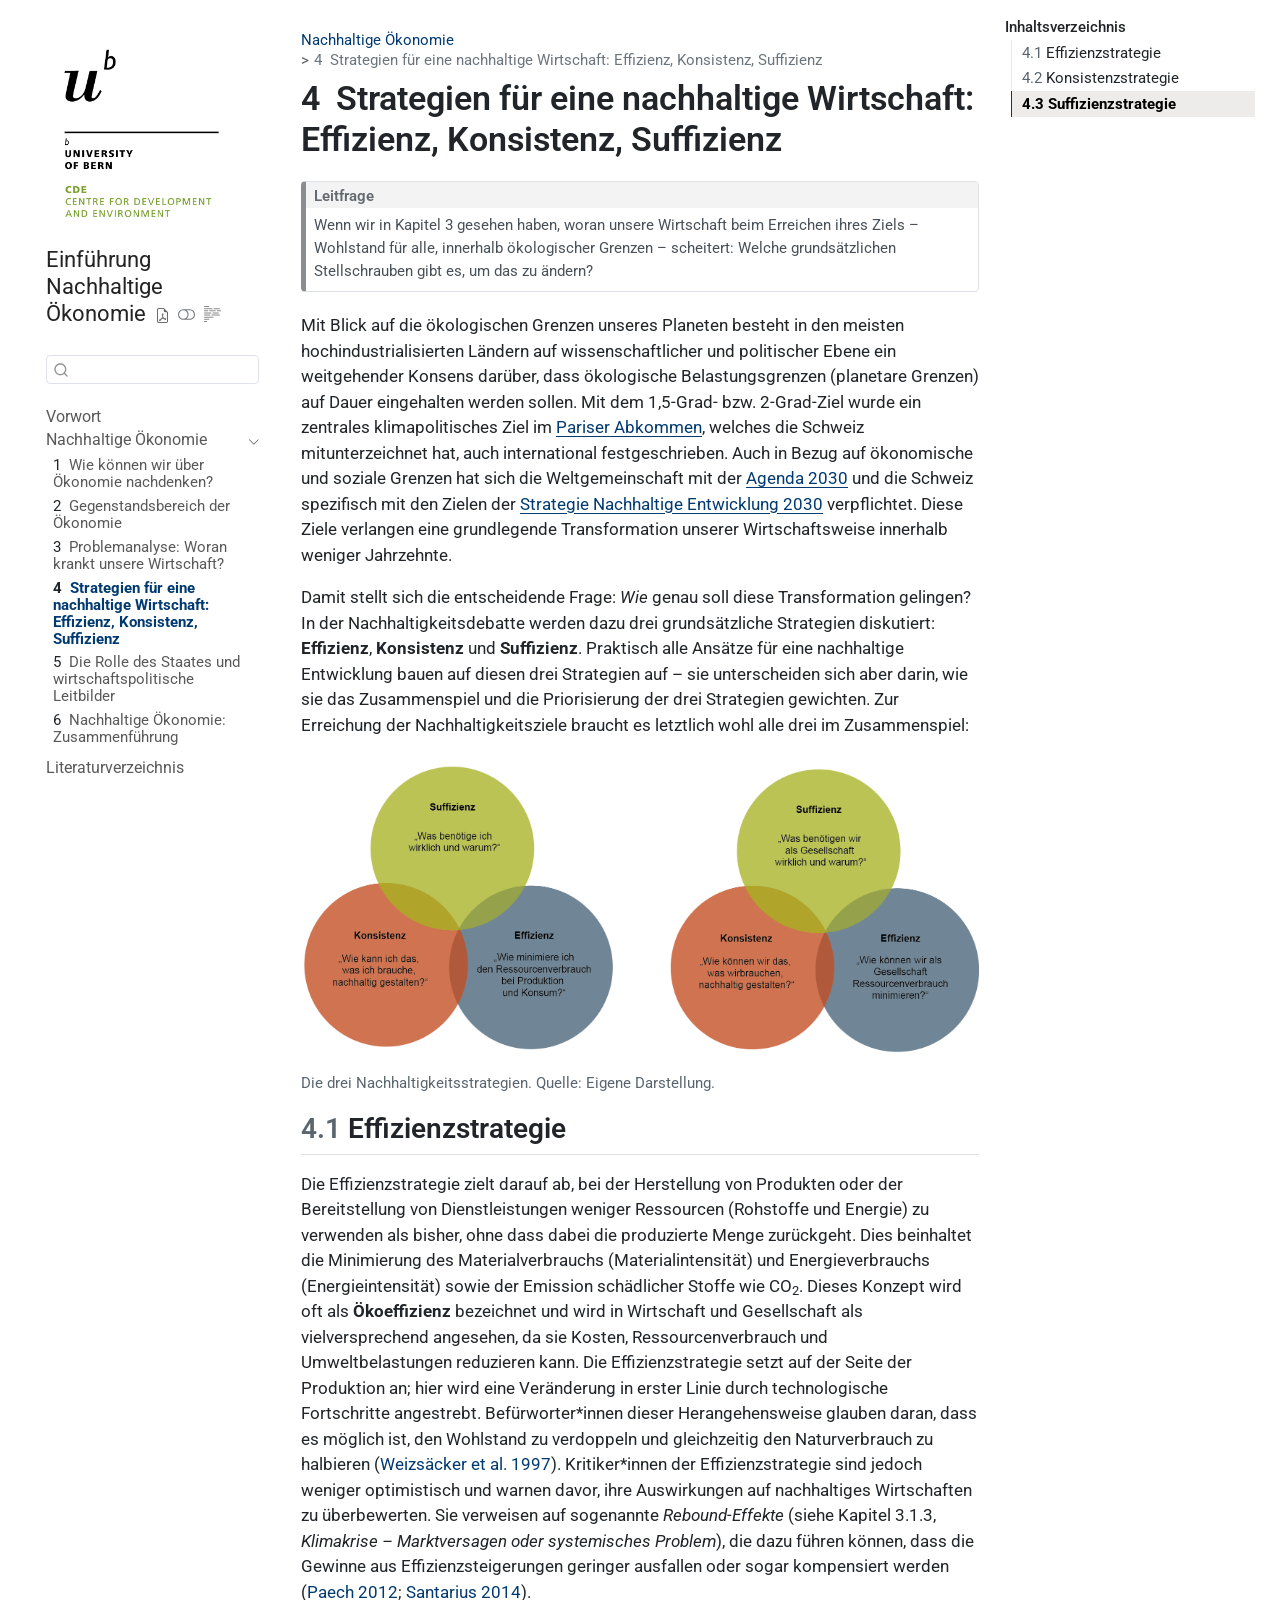
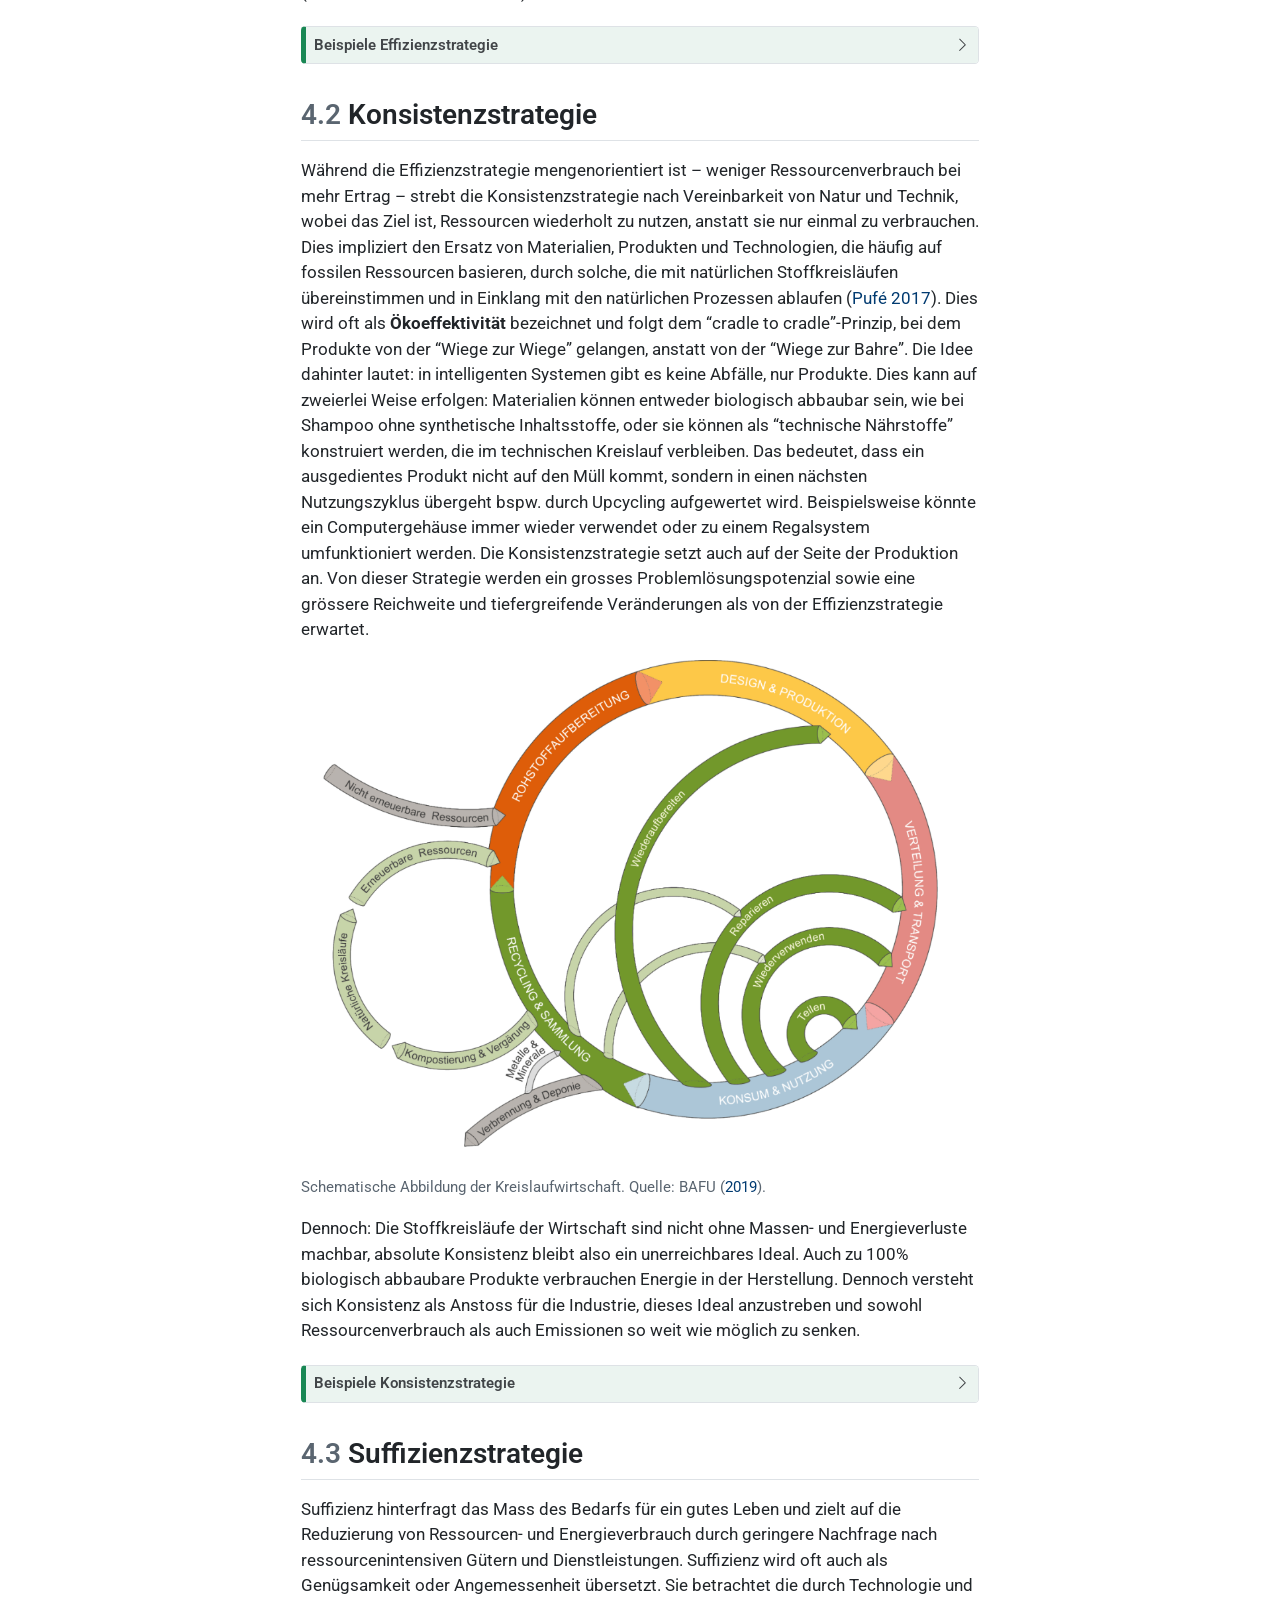
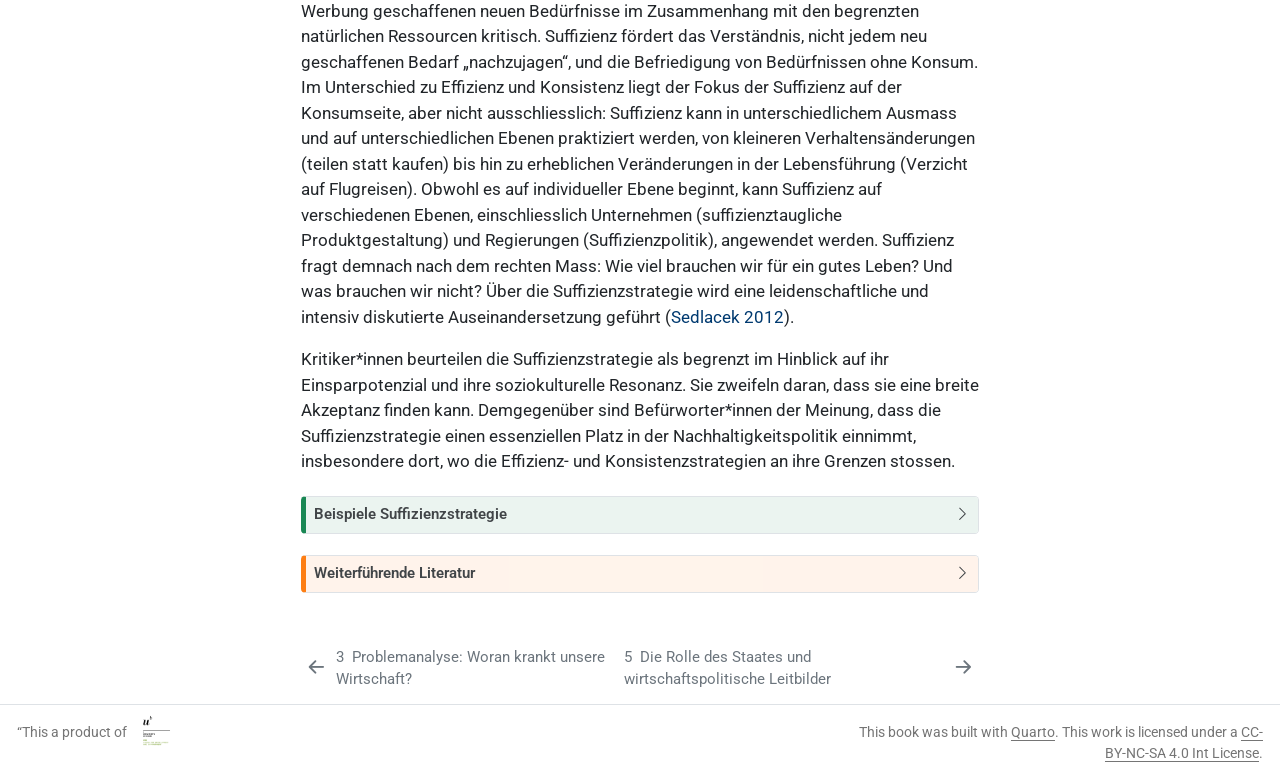
<file: docs/4_strategien/4_intro.html>
<!DOCTYPE html>
<html xmlns="http://www.w3.org/1999/xhtml" lang="de-CH" xml:lang="de-CH"><head>

<meta charset="utf-8">
<meta name="generator" content="quarto-1.10.18">

<meta name="viewport" content="width=device-width, initial-scale=1.0, user-scalable=yes">


<title>4&nbsp; Strategien für eine nachhaltige Wirtschaft: Effizienz, Konsistenz, Suffizienz – Einführung Nachhaltige Ökonomie</title>
<style>
/* Default styles provided by pandoc.
** See https://pandoc.org/MANUAL.html#variables-for-html for config info.
*/
span.smallcaps{font-variant: small-caps;}
div.columns{display: flex; gap: 1.5em;}
div.column{flex: auto;}
@media screen {
div.columns{gap: min(4vw, 1.5em);}
div.column{overflow-x: auto;}
}
div.hanging-indent{margin-left: 1.5em; text-indent: -1.5em;}
ul.task-list{list-style: none;}
ul.task-list li input[type="checkbox"] {
  width: 0.8em;
  margin: 0 0.8em 0.2em -1em; /* quarto-specific, see https://github.com/quarto-dev/quarto-cli/issues/4556 */ 
  vertical-align: middle;
}
/* CSS for citations */
div.csl-bib-body { }
div.csl-entry {
  clear: both;
}
.hanging-indent div.csl-entry {
  margin-left:2em;
  text-indent:-2em;
}
div.csl-left-margin {
  min-width:2em;
  float:left;
}
div.csl-right-inline {
  margin-left:2em;
  padding-left:1em;
}
div.csl-indent {
  margin-left: 2em;
}</style>


<script src="../site_libs/quarto-nav/quarto-nav.js"></script>
<script src="../site_libs/quarto-nav/headroom.min.js"></script>
<script src="../site_libs/clipboard/clipboard.min.js"></script>
<script src="../site_libs/quarto-search/autocomplete.umd.js"></script>
<script src="../site_libs/quarto-search/fuse.min.js"></script>
<script src="../site_libs/quarto-search/quarto-search.js"></script>
<meta name="quarto:offset" content="../">
<link href="../5_staat-leitbilder/5_intro.html" rel="next">
<link href="../3_problemanalyse/3_intro.html" rel="prev">
<link href="../images/cdelogo_e.png" rel="icon" type="image/png">
<script src="../site_libs/quarto-html/quarto.js" type="module"></script>
<script src="../site_libs/quarto-html/tabsets/tabsets.js" type="module"></script>
<script src="../site_libs/quarto-html/popper.min.js"></script>
<script src="../site_libs/quarto-html/tippy.umd.min.js"></script>
<script src="../site_libs/quarto-html/anchor.min.js"></script>
<link href="../site_libs/quarto-html/tippy.css" rel="stylesheet">
<link href="../site_libs/quarto-html/quarto-syntax-highlighting-64a204ab8560d761af7679ceaba22944.css" rel="stylesheet" class="quarto-color-scheme" id="quarto-text-highlighting-styles">
<link href="../site_libs/quarto-html/quarto-syntax-highlighting-dark-b85bc7c33db8c58e0ec93c3465666fed.css" rel="stylesheet" class="quarto-color-scheme quarto-color-alternate" id="quarto-text-highlighting-styles">
<link href="../site_libs/quarto-html/quarto-syntax-highlighting-64a204ab8560d761af7679ceaba22944.css" rel="stylesheet" class="quarto-color-scheme-extra" id="quarto-text-highlighting-styles">
<script src="../site_libs/bootstrap/bootstrap.min.js"></script>
<link href="../site_libs/bootstrap/bootstrap-icons.css" rel="stylesheet">
<link href="../site_libs/bootstrap/bootstrap-402df6278987b1c1cf6c287f8ba8e55b.min.css" rel="stylesheet" append-hash="true" class="quarto-color-scheme" id="quarto-bootstrap" data-mode="light">
<link href="../site_libs/bootstrap/bootstrap-dark-db150b37408ade8d98d47d3c9edab02a.min.css" rel="stylesheet" append-hash="true" class="quarto-color-scheme quarto-color-alternate" id="quarto-bootstrap" data-mode="dark">
<link href="../site_libs/bootstrap/bootstrap-402df6278987b1c1cf6c287f8ba8e55b.min.css" rel="stylesheet" append-hash="true" class="quarto-color-scheme-extra" id="quarto-bootstrap" data-mode="light">
<script src="../site_libs/quarto-contrib/glightbox/glightbox.min.js"></script>
<link href="../site_libs/quarto-contrib/glightbox/glightbox.min.css" rel="stylesheet">
<link href="../site_libs/quarto-contrib/glightbox/lightbox.css" rel="stylesheet">
<script id="quarto-search-options" type="application/json">{
  "location": "sidebar",
  "copy-button": false,
  "collapse-after": 3,
  "panel-placement": "start",
  "type": "textbox",
  "limit": 50,
  "keyboard-shortcut": [
    "f",
    "/",
    "s"
  ],
  "show-item-context": false,
  "language": {
    "search-no-results-text": "Keine Treffer",
    "search-matching-documents-text": "Treffer",
    "search-copy-link-title": "Link in die Suche kopieren",
    "search-hide-matches-text": "Zusätzliche Treffer verbergen",
    "search-more-match-text": "weitere Treffer in diesem Dokument",
    "search-more-matches-text": "weitere Treffer in diesem Dokument",
    "search-clear-button-title": "Zurücksetzen",
    "search-text-placeholder": "",
    "search-detached-cancel-button-title": "Abbrechen",
    "search-submit-button-title": "Abschicken",
    "search-label": "Suchen"
  }
}</script>
<link rel="preconnect" href="https://fonts.googleapis.com">
<link rel="preconnect" href="https://fonts.gstatic.com" crossorigin="">
<link href="https://fonts.googleapis.com/css2?family=Roboto:ital,wght@0,400;0,700;1,400;1,700&amp;family=Fira+Code:wght@400;500&amp;display=swap" rel="stylesheet">


<link rel="stylesheet" href="../webex.css">
</head>

<body class="nav-sidebar floating quarto-light"><script id="quarto-html-before-body" type="application/javascript">
    const toggleBodyColorMode = (bsSheetEl) => {
      const mode = bsSheetEl.getAttribute("data-mode");
      const bodyEl = window.document.querySelector("body");
      if (mode === "dark") {
        bodyEl.classList.add("quarto-dark");
        bodyEl.classList.remove("quarto-light");
      } else {
        bodyEl.classList.add("quarto-light");
        bodyEl.classList.remove("quarto-dark");
      }
    }
    const toggleBodyColorPrimary = () => {
      const bsSheetEl = window.document.querySelector("link#quarto-bootstrap:not([rel=disabled-stylesheet])");
      if (bsSheetEl) {
        toggleBodyColorMode(bsSheetEl);
      }
    }
    const setColorSchemeToggle = (alternate) => {
      const toggles = window.document.querySelectorAll('.quarto-color-scheme-toggle');
      for (let i=0; i < toggles.length; i++) {
        const toggle = toggles[i];
        if (toggle) {
          if (alternate) {
            toggle.classList.add("alternate");
          } else {
            toggle.classList.remove("alternate");
          }
        }
      }
    };
    const toggleColorMode = (alternate) => {
      // Switch the stylesheets
      const primaryStylesheets = window.document.querySelectorAll('link.quarto-color-scheme:not(.quarto-color-alternate)');
      const alternateStylesheets = window.document.querySelectorAll('link.quarto-color-scheme.quarto-color-alternate');
      manageTransitions('#quarto-margin-sidebar .nav-link', false);
      if (alternate) {
        // note: dark is layered on light, we don't disable primary!
        enableStylesheet(alternateStylesheets);
        for (const sheetNode of alternateStylesheets) {
          if (sheetNode.id === "quarto-bootstrap") {
            toggleBodyColorMode(sheetNode);
          }
        }
      } else {
        disableStylesheet(alternateStylesheets);
        enableStylesheet(primaryStylesheets)
        toggleBodyColorPrimary();
      }
      manageTransitions('#quarto-margin-sidebar .nav-link', true);
      // Switch the toggles
      setColorSchemeToggle(alternate)
      // Hack to workaround the fact that safari doesn't
      // properly recolor the scrollbar when toggling (#1455)
      if (navigator.userAgent.indexOf('Safari') > 0 && navigator.userAgent.indexOf('Chrome') == -1) {
        manageTransitions("body", false);
        window.scrollTo(0, 1);
        setTimeout(() => {
          window.scrollTo(0, 0);
          manageTransitions("body", true);
        }, 40);
      }
    }
    const disableStylesheet = (stylesheets) => {
      for (let i=0; i < stylesheets.length; i++) {
        const stylesheet = stylesheets[i];
        stylesheet.rel = 'disabled-stylesheet';
      }
    }
    const enableStylesheet = (stylesheets) => {
      for (let i=0; i < stylesheets.length; i++) {
        const stylesheet = stylesheets[i];
        if(stylesheet.rel !== 'stylesheet') { // for Chrome, which will still FOUC without this check
          stylesheet.rel = 'stylesheet';
        }
      }
    }
    const manageTransitions = (selector, allowTransitions) => {
      const els = window.document.querySelectorAll(selector);
      for (let i=0; i < els.length; i++) {
        const el = els[i];
        if (allowTransitions) {
          el.classList.remove('notransition');
        } else {
          el.classList.add('notransition');
        }
      }
    }
    const isFileUrl = () => {
      return window.location.protocol === 'file:';
    }
    const hasAlternateSentinel = () => {
      let styleSentinel = getColorSchemeSentinel();
      if (styleSentinel !== null) {
        return styleSentinel === "alternate";
      } else {
        return false;
      }
    }
    const setStyleSentinel = (alternate) => {
      const value = alternate ? "alternate" : "default";
      if (!isFileUrl()) {
        window.localStorage.setItem("quarto-color-scheme", value);
      } else {
        localAlternateSentinel = value;
      }
    }
    const getColorSchemeSentinel = () => {
      if (!isFileUrl()) {
        const storageValue = window.localStorage.getItem("quarto-color-scheme");
        return storageValue != null ? storageValue : localAlternateSentinel;
      } else {
        return localAlternateSentinel;
      }
    }
    const toggleGiscusIfUsed = (isAlternate, darkModeDefault) => {
      const baseTheme = document.querySelector('#giscus-base-theme')?.value ?? 'light';
      const alternateTheme = document.querySelector('#giscus-alt-theme')?.value ?? 'dark';
      let newTheme = '';
      if(authorPrefersDark) {
        newTheme = isAlternate ? baseTheme : alternateTheme;
      } else {
        newTheme = isAlternate ? alternateTheme : baseTheme;
      }
      const changeGiscusTheme = () => {
        // From: https://github.com/giscus/giscus/issues/336
        const sendMessage = (message) => {
          const iframe = document.querySelector('iframe.giscus-frame');
          if (!iframe) return;
          iframe.contentWindow.postMessage({ giscus: message }, 'https://giscus.app');
        }
        sendMessage({
          setConfig: {
            theme: newTheme
          }
        });
      }
      const isGiscussLoaded = window.document.querySelector('iframe.giscus-frame') !== null;
      if (isGiscussLoaded) {
        changeGiscusTheme();
      }
    };
    const authorPrefersDark = false;
    const darkModeDefault = authorPrefersDark;
      document.querySelector('link#quarto-text-highlighting-styles.quarto-color-scheme-extra').rel = 'disabled-stylesheet';
      document.querySelector('link#quarto-bootstrap.quarto-color-scheme-extra').rel = 'disabled-stylesheet';
    let localAlternateSentinel = darkModeDefault ? 'alternate' : 'default';
    // Dark / light mode switch
    window.quartoToggleColorScheme = () => {
      // Read the current dark / light value
      let toAlternate = !hasAlternateSentinel();
      toggleColorMode(toAlternate);
      setStyleSentinel(toAlternate);
      toggleGiscusIfUsed(toAlternate, darkModeDefault);
      window.dispatchEvent(new Event('resize'));
    };
    // Switch to dark mode if need be
    if (hasAlternateSentinel()) {
      toggleColorMode(true);
    } else {
      toggleColorMode(false);
    }
  </script>

<div id="quarto-search-results"></div>
  <header id="quarto-header" class="headroom fixed-top">
  <nav class="quarto-secondary-nav">
    <div class="container-fluid d-flex">
      <button type="button" class="quarto-btn-toggle btn" data-bs-toggle="collapse" role="button" data-bs-target=".quarto-sidebar-collapse-item" aria-controls="quarto-sidebar" aria-expanded="false" aria-label="Seitenleiste umschalten" onclick="if (window.quartoToggleHeadroom) { window.quartoToggleHeadroom(); }">
        <i class="bi bi-layout-text-sidebar-reverse"></i>
      </button>
        <nav class="quarto-page-breadcrumbs" aria-label="breadcrumb"><ol class="breadcrumb"><li class="breadcrumb-item"><a href="../1_oekonomie-denken/1_intro.html">Nachhaltige Ökonomie</a></li><li class="breadcrumb-item"><a href="../4_strategien/4_intro.html"><span class="chapter-number">4</span>&nbsp; <span class="chapter-title">Strategien für eine nachhaltige Wirtschaft: Effizienz, Konsistenz, Suffizienz</span></a></li></ol></nav>
        <a class="flex-grow-1" role="navigation" data-bs-toggle="collapse" data-bs-target=".quarto-sidebar-collapse-item" aria-controls="quarto-sidebar" aria-expanded="false" aria-label="Seitenleiste umschalten" onclick="if (window.quartoToggleHeadroom) { window.quartoToggleHeadroom(); }">      
        </a>
      <button type="button" class="btn quarto-search-button" aria-label="Suchen" onclick="window.quartoOpenSearch();">
        <i class="bi bi-search"></i>
      </button>
    </div>
  </nav>
</header>
<!-- content -->
<div id="quarto-content" class="quarto-container page-columns page-rows-contents page-layout-article">
<!-- sidebar -->
  <nav id="quarto-sidebar" class="sidebar collapse collapse-horizontal quarto-sidebar-collapse-item sidebar-navigation floating overflow-auto">
    <div class="pt-lg-2 mt-2 text-left sidebar-header sidebar-header-stacked">
      <a href="../index.html" class="sidebar-logo-link">
      <img src="../images/cdelogo_e.png" alt="" class="sidebar-logo light-content py-0 d-lg-inline d-none">
      <img src="../images/cdelogo_e.png" alt="" class="sidebar-logo dark-content py-0 d-lg-inline d-none">
      </a>
    <div class="sidebar-title mb-0 py-0">
      <a href="../">Einführung Nachhaltige Ökonomie</a> 
        <div class="sidebar-tools-main tools-wide">
    <a href="https://github.com/CDEteaching/Nachhaltig-Wirtschaften/blob/main/pdf/NachhaltigWirtschaften.pdf" title="Kursskript (PDF)" class="quarto-navigation-tool px-1" aria-label="Kursskript (PDF)"><i class="bi bi-file-earmark-pdf"></i></a>
  <a href="" class="quarto-color-scheme-toggle quarto-navigation-tool  px-1" onclick="window.quartoToggleColorScheme(); return false;" title="Dunkelmodus umschalten"><i class="bi"></i></a>
  <a href="" class="quarto-reader-toggle quarto-navigation-tool px-1" onclick="window.quartoToggleReader(); return false;" title="Lesemodus umschalten">
  <div class="quarto-reader-toggle-btn">
  <i class="bi"></i>
  </div>
</a>
</div>
    </div>
      </div>
        <div class="mt-2 flex-shrink-0 align-items-center">
        <div class="sidebar-search">
        <div id="quarto-search" class="" title="Suchen"></div>
        </div>
        </div>
    <div class="sidebar-menu-container"> 
    <ul class="list-unstyled mt-1">
        <li class="sidebar-item">
  <div class="sidebar-item-container"> 
  <a href="../index.html" class="sidebar-item-text sidebar-link">
 <span class="menu-text">Vorwort</span></a>
  </div>
</li>
        <li class="sidebar-item sidebar-item-section">
      <div class="sidebar-item-container"> 
            <a class="sidebar-item-text sidebar-link text-start" data-bs-toggle="collapse" data-bs-target="#quarto-sidebar-section-1" role="navigation" aria-expanded="true">
 <span class="menu-text">Nachhaltige Ökonomie</span></a>
          <a class="sidebar-item-toggle text-start" data-bs-toggle="collapse" data-bs-target="#quarto-sidebar-section-1" role="navigation" aria-expanded="true" aria-label="Abschnitt umschalten">
            <i class="bi bi-chevron-right ms-2"></i>
          </a> 
      </div>
      <ul id="quarto-sidebar-section-1" class="collapse list-unstyled sidebar-section depth1 show">  
          <li class="sidebar-item">
  <div class="sidebar-item-container"> 
  <a href="../1_oekonomie-denken/1_intro.html" class="sidebar-item-text sidebar-link">
 <span class="menu-text"><span class="chapter-number">1</span>&nbsp; <span class="chapter-title">Wie können wir über Ökonomie nachdenken?</span></span></a>
  </div>
</li>
          <li class="sidebar-item">
  <div class="sidebar-item-container"> 
  <a href="../2_gegenstandsbereich/2_intro.html" class="sidebar-item-text sidebar-link">
 <span class="menu-text"><span class="chapter-number">2</span>&nbsp; <span class="chapter-title">Gegenstandsbereich der Ökonomie</span></span></a>
  </div>
</li>
          <li class="sidebar-item">
  <div class="sidebar-item-container"> 
  <a href="../3_problemanalyse/3_intro.html" class="sidebar-item-text sidebar-link">
 <span class="menu-text"><span class="chapter-number">3</span>&nbsp; <span class="chapter-title">Problemanalyse: Woran krankt unsere Wirtschaft?</span></span></a>
  </div>
</li>
          <li class="sidebar-item">
  <div class="sidebar-item-container"> 
  <a href="../4_strategien/4_intro.html" class="sidebar-item-text sidebar-link active">
 <span class="menu-text"><span class="chapter-number">4</span>&nbsp; <span class="chapter-title">Strategien für eine nachhaltige Wirtschaft: Effizienz, Konsistenz, Suffizienz</span></span></a>
  </div>
</li>
          <li class="sidebar-item">
  <div class="sidebar-item-container"> 
  <a href="../5_staat-leitbilder/5_intro.html" class="sidebar-item-text sidebar-link">
 <span class="menu-text"><span class="chapter-number">5</span>&nbsp; <span class="chapter-title">Die Rolle des Staates und wirtschaftspolitische Leitbilder</span></span></a>
  </div>
</li>
          <li class="sidebar-item">
  <div class="sidebar-item-container"> 
  <a href="../6_zusammenfuehrung/6_intro.html" class="sidebar-item-text sidebar-link">
 <span class="menu-text"><span class="chapter-number">6</span>&nbsp; <span class="chapter-title">Nachhaltige Ökonomie: Zusammenführung</span></span></a>
  </div>
</li>
      </ul>
  </li>
        <li class="sidebar-item">
  <div class="sidebar-item-container"> 
  <a href="../references.html" class="sidebar-item-text sidebar-link">
 <span class="menu-text">Literaturverzeichnis</span></a>
  </div>
</li>
    </ul>
    </div>
</nav>
<div id="quarto-sidebar-glass" class="quarto-sidebar-collapse-item" data-bs-toggle="collapse" data-bs-target=".quarto-sidebar-collapse-item"></div>
<!-- margin-sidebar -->
    <div id="quarto-margin-sidebar" class="sidebar margin-sidebar">
        <nav id="TOC" role="doc-toc" class="toc-active">
    <h2 id="toc-title">Inhaltsverzeichnis</h2>
   
  <ul>
  <li><a href="#effizienzstrategie" id="toc-effizienzstrategie" class="nav-link active" data-scroll-target="#effizienzstrategie"><span class="header-section-number">4.1</span> Effizienzstrategie</a></li>
  <li><a href="#konsistenzstrategie" id="toc-konsistenzstrategie" class="nav-link" data-scroll-target="#konsistenzstrategie"><span class="header-section-number">4.2</span> Konsistenzstrategie</a></li>
  <li><a href="#suffizienzstrategie" id="toc-suffizienzstrategie" class="nav-link" data-scroll-target="#suffizienzstrategie"><span class="header-section-number">4.3</span> Suffizienzstrategie</a></li>
  </ul>
</nav>
    </div>
<!-- main -->
<main class="content" id="quarto-document-content">


<header id="title-block-header" class="quarto-title-block default"><nav class="quarto-page-breadcrumbs quarto-title-breadcrumbs d-none d-lg-block" aria-label="breadcrumb"><ol class="breadcrumb"><li class="breadcrumb-item"><a href="../1_oekonomie-denken/1_intro.html">Nachhaltige Ökonomie</a></li><li class="breadcrumb-item"><a href="../4_strategien/4_intro.html"><span class="chapter-number">4</span>&nbsp; <span class="chapter-title">Strategien für eine nachhaltige Wirtschaft: Effizienz, Konsistenz, Suffizienz</span></a></li></ol></nav>
<div class="quarto-title">
<h1 class="title"><span class="chapter-number">4</span>&nbsp; <span class="chapter-title">Strategien für eine nachhaltige Wirtschaft: Effizienz, Konsistenz, Suffizienz</span></h1>
</div>



<div class="quarto-title-meta">

    
  
    
  </div>
  


</header>


<div class="leitfrage callout callout-style-default callout-note no-icon callout-titled">
<div class="callout-header d-flex align-content-center">
<div class="callout-icon-container">
<i class="callout-icon no-icon"></i>
</div>
<div class="callout-title-container flex-fill">
<span class="screen-reader-only">Hinweis</span>Leitfrage
</div>
</div>
<div class="callout-body-container callout-body">
<p>Wenn wir in Kapitel 3 gesehen haben, woran unsere Wirtschaft beim Erreichen ihres Ziels – Wohlstand für alle, innerhalb ökologischer Grenzen – scheitert: Welche grundsätzlichen Stellschrauben gibt es, um das zu ändern?</p>
</div>
</div>
<p>Mit Blick auf die ökologischen Grenzen unseres Planeten besteht in den meisten hochindustrialisierten Ländern auf wissenschaftlicher und politischer Ebene ein weitgehender Konsens darüber, dass ökologische Belastungsgrenzen (planetare Grenzen) auf Dauer eingehalten werden sollen. Mit dem 1,5-Grad- bzw. 2-Grad-Ziel wurde ein zentrales klimapolitisches Ziel im <a href="https://www.fedlex.admin.ch/eli/fga/2017/81/de">Pariser Abkommen</a>, welches die Schweiz mitunterzeichnet hat, auch international festgeschrieben. Auch in Bezug auf ökonomische und soziale Grenzen hat sich die Weltgemeinschaft mit der <a href="https://sdgs.un.org/2030agenda">Agenda 2030</a> und die Schweiz spezifisch mit den Zielen der <a href="https://www.are.admin.ch/are/de/home/nachhaltige-entwicklung/strategie/sne.html">Strategie Nachhaltige Entwicklung 2030</a> verpflichtet. Diese Ziele verlangen eine grundlegende Transformation unserer Wirtschaftsweise innerhalb weniger Jahrzehnte.</p>
<p>Damit stellt sich die entscheidende Frage: <em>Wie</em> genau soll diese Transformation gelingen? In der Nachhaltigkeitsdebatte werden dazu drei grundsätzliche Strategien diskutiert: <strong>Effizienz</strong>, <strong>Konsistenz</strong> und <strong>Suffizienz</strong>. Praktisch alle Ansätze für eine nachhaltige Entwicklung bauen auf diesen drei Strategien auf – sie unterscheiden sich aber darin, wie sie das Zusammenspiel und die Priorisierung der drei Strategien gewichten. Zur Erreichung der Nachhaltigkeitsziele braucht es letztlich wohl alle drei im Zusammenspiel:</p>
<div class="quarto-figure quarto-figure-center">
<figure class="figure">
<p><a href="images/abb1.png" class="lightbox" data-gallery="quarto-lightbox-gallery-1" title="Die drei Nachhaltigkeitsstrategien. Quelle: Eigene Darstellung."><img src="images/abb1.png" class="img-fluid figure-img" alt="Die drei Nachhaltigkeitsstrategien. Quelle: Eigene Darstellung."></a></p>
<figcaption>Die drei Nachhaltigkeitsstrategien. Quelle: Eigene Darstellung.</figcaption>
</figure>
</div>
<section id="effizienzstrategie" class="level2" data-number="4.1">
<h2 data-number="4.1" class="anchored" data-anchor-id="effizienzstrategie"><span class="header-section-number">4.1</span> Effizienzstrategie</h2>
<p>Die Effizienzstrategie zielt darauf ab, bei der Herstellung von Produkten oder der Bereitstellung von Dienstleistungen weniger Ressourcen (Rohstoffe und Energie) zu verwenden als bisher, ohne dass dabei die produzierte Menge zurückgeht. Dies beinhaltet die Minimierung des Materialverbrauchs (Materialintensität) und Energieverbrauchs (Energieintensität) sowie der Emission schädlicher Stoffe wie CO<sub>2</sub>. Dieses Konzept wird oft als <strong>Ökoeffizienz</strong> bezeichnet und wird in Wirtschaft und Gesellschaft als vielversprechend angesehen, da sie Kosten, Ressourcenverbrauch und Umweltbelastungen reduzieren kann. Die Effizienzstrategie setzt auf der Seite der Produktion an; hier wird eine Veränderung in erster Linie durch technologische Fortschritte angestrebt. Befürworter*innen dieser Herangehensweise glauben daran, dass es möglich ist, den Wohlstand zu verdoppeln und gleichzeitig den Naturverbrauch zu halbieren <span class="citation" data-cites="weizsaeckerFaktorVierDoppelter1997">(<a href="../references.html#ref-weizsaeckerFaktorVierDoppelter1997" role="doc-biblioref">Weizsäcker et al. 1997</a>)</span>. Kritiker*innen der Effizienzstrategie sind jedoch weniger optimistisch und warnen davor, ihre Auswirkungen auf nachhaltiges Wirtschaften zu überbewerten. Sie verweisen auf sogenannte <em>Rebound-Effekte</em> (siehe Kapitel 3.1.3, <em>Klimakrise – Marktversagen oder systemisches Problem</em>), die dazu führen können, dass die Gewinne aus Effizienzsteigerungen geringer ausfallen oder sogar kompensiert werden <span class="citation" data-cites="paechBefreiungVomUberfluss2012 santariusReboundEffektUberUnerwunschten2014">(<a href="../references.html#ref-paechBefreiungVomUberfluss2012" role="doc-biblioref">Paech 2012</a>; <a href="../references.html#ref-santariusReboundEffektUberUnerwunschten2014" role="doc-biblioref">Santarius 2014</a>)</span>.</p>
<div class="callout callout-style-default callout-tip no-icon callout-titled">
<div class="callout-header d-flex align-content-center collapsed" data-bs-toggle="collapse" data-bs-target=".callout-2-contents" aria-controls="callout-2" aria-expanded="false" aria-label="Toggle callout">
<div class="callout-icon-container">
<i class="callout-icon no-icon"></i>
</div>
<div class="callout-title-container flex-fill">
<span class="screen-reader-only">Tipp</span>Beispiele Effizienzstrategie
</div>
<div class="callout-btn-toggle d-inline-block border-0 py-1 ps-1 pe-0 float-end"><i class="callout-toggle"></i></div>
</div>
<div id="callout-2" class="callout-2-contents callout-collapse collapse">
<div class="callout-body-container callout-body">
<ul>
<li><strong>Energieeffiziente Beleuchtung</strong>: Der Austausch herkömmlicher Glühbirnen gegen energieeffiziente LED-Lampen reduziert den Stromverbrauch und trägt zur Senkung des Energiebedarfs bei.</li>
<li><strong>Kraftstoffeffiziente Fahrzeuge</strong>: Die Entwicklung von Hybrid- oder Elektrofahrzeugen mit einem verbesserten Kraftstoffverbrauch reduziert den Treibstoffbedarf und die Emissionen im Strassenverkehr.</li>
<li><strong>Effiziente Gebäudetechnik</strong>: Die Installation von intelligenten Heizungs-, Lüftungs- und Klimatisierungssystemen in Gebäuden trägt dazu bei, den Energieverbrauch für die Beheizung und Kühlung zu reduzieren.</li>
<li><strong>Effiziente Wassernutzung</strong>: Die Verwendung von Wasserspararmaturen und -systemen in Haushalten und Industrieunternehmen reduziert den Wasserverbrauch und minimiert die Verschwendung.</li>
</ul>
</div>
</div>
</div>
</section>
<section id="konsistenzstrategie" class="level2" data-number="4.2">
<h2 data-number="4.2" class="anchored" data-anchor-id="konsistenzstrategie"><span class="header-section-number">4.2</span> Konsistenzstrategie</h2>
<p>Während die Effizienzstrategie mengenorientiert ist – weniger Ressourcenverbrauch bei mehr Ertrag – strebt die Konsistenzstrategie nach Vereinbarkeit von Natur und Technik, wobei das Ziel ist, Ressourcen wiederholt zu nutzen, anstatt sie nur einmal zu verbrauchen. Dies impliziert den Ersatz von Materialien, Produkten und Technologien, die häufig auf fossilen Ressourcen basieren, durch solche, die mit natürlichen Stoffkreisläufen übereinstimmen und in Einklang mit den natürlichen Prozessen ablaufen <span class="citation" data-cites="pufeNachhaltigkeit2017">(<a href="../references.html#ref-pufeNachhaltigkeit2017" role="doc-biblioref">Pufé 2017</a>)</span>. Dies wird oft als <strong>Ökoeffektivität</strong> bezeichnet und folgt dem “cradle to cradle”-Prinzip, bei dem Produkte von der “Wiege zur Wiege” gelangen, anstatt von der “Wiege zur Bahre”. Die Idee dahinter lautet: in intelligenten Systemen gibt es keine Abfälle, nur Produkte. Dies kann auf zweierlei Weise erfolgen: Materialien können entweder biologisch abbaubar sein, wie bei Shampoo ohne synthetische Inhaltsstoffe, oder sie können als “technische Nährstoffe” konstruiert werden, die im technischen Kreislauf verbleiben. Das bedeutet, dass ein ausgedientes Produkt nicht auf den Müll kommt, sondern in einen nächsten Nutzungszyklus übergeht bspw. durch Upcycling aufgewertet wird. Beispielsweise könnte ein Computergehäuse immer wieder verwendet oder zu einem Regalsystem umfunktioniert werden. Die Konsistenzstrategie setzt auch auf der Seite der Produktion an. Von dieser Strategie werden ein grosses Problemlösungspotenzial sowie eine grössere Reichweite und tiefergreifende Veränderungen als von der Effizienzstrategie erwartet.</p>
<div class="quarto-figure quarto-figure-center">
<figure class="figure">
<p><a href="images/abb2.png" class="lightbox" data-gallery="quarto-lightbox-gallery-2" title="Schematische Abbildung der Kreislaufwirtschaft. Quelle: @bafuKreislaufwirtschaft2019."><img src="images/abb2.png" class="img-fluid figure-img" alt="Schematische Abbildung der Kreislaufwirtschaft. Quelle: BAFU (2019)."></a></p>
<figcaption>Schematische Abbildung der Kreislaufwirtschaft. Quelle: <span class="citation" data-cites="bafuKreislaufwirtschaft2019">BAFU (<a href="../references.html#ref-bafuKreislaufwirtschaft2019" role="doc-biblioref">2019</a>)</span>.</figcaption>
</figure>
</div>
<p>Dennoch: Die Stoffkreisläufe der Wirtschaft sind nicht ohne Massen- und Energieverluste machbar, absolute Konsistenz bleibt also ein unerreichbares Ideal. Auch zu 100% biologisch abbaubare Produkte verbrauchen Energie in der Herstellung. Dennoch versteht sich Konsistenz als Anstoss für die Industrie, dieses Ideal anzustreben und sowohl Ressourcenverbrauch als auch Emissionen so weit wie möglich zu senken.</p>
<div class="callout callout-style-default callout-tip no-icon callout-titled">
<div class="callout-header d-flex align-content-center collapsed" data-bs-toggle="collapse" data-bs-target=".callout-3-contents" aria-controls="callout-3" aria-expanded="false" aria-label="Toggle callout">
<div class="callout-icon-container">
<i class="callout-icon no-icon"></i>
</div>
<div class="callout-title-container flex-fill">
<span class="screen-reader-only">Tipp</span>Beispiele Konsistenzstrategie
</div>
<div class="callout-btn-toggle d-inline-block border-0 py-1 ps-1 pe-0 float-end"><i class="callout-toggle"></i></div>
</div>
<div id="callout-3" class="callout-3-contents callout-collapse collapse">
<div class="callout-body-container callout-body">
<ul>
<li><strong>Erneuerbare Energiesysteme</strong>: Der Übergang von fossilen Brennstoffen zu erneuerbaren Energiequellen wie Sonnenenergie, Windenergie und Wasserkraft sorgt dafür, dass die Energieproduktion im Einklang mit den natürlichen Rhythmen und Kreisläufen der Umwelt erfolgt.</li>
<li><strong>Kreislauffähige Elektronik</strong>: Elektronische Geräte werden so konzipiert, dass sie leicht repariert, aufgerüstet und recycelt werden können, um den Ressourcenverbrauch und die Umweltbelastung zu minimieren.</li>
<li><strong>Nachhaltige Bauweise</strong>: Beim Bau von Gebäuden werden nachhaltige Materialien eingesetzt, die geringe Umweltauswirkungen haben und nach Ende der Nutzungsdauer wiederverwendet oder recycelt werden können.</li>
</ul>
</div>
</div>
</div>
</section>
<section id="suffizienzstrategie" class="level2" data-number="4.3">
<h2 data-number="4.3" class="anchored" data-anchor-id="suffizienzstrategie"><span class="header-section-number">4.3</span> Suffizienzstrategie</h2>
<p>Suffizienz hinterfragt das Mass des Bedarfs für ein gutes Leben und zielt auf die Reduzierung von Ressourcen- und Energieverbrauch durch geringere Nachfrage nach ressourcenintensiven Gütern und Dienstleistungen. Suffizienz wird oft auch als Genügsamkeit oder Angemessenheit übersetzt. Sie betrachtet die durch Technologie und Werbung geschaffenen neuen Bedürfnisse im Zusammenhang mit den begrenzten natürlichen Ressourcen kritisch. Suffizienz fördert das Verständnis, nicht jedem neu geschaffenen Bedarf „nachzujagen“, und die Befriedigung von Bedürfnissen ohne Konsum. Im Unterschied zu Effizienz und Konsistenz liegt der Fokus der Suffizienz auf der Konsumseite, aber nicht ausschliesslich: Suffizienz kann in unterschiedlichem Ausmass und auf unterschiedlichen Ebenen praktiziert werden, von kleineren Verhaltensänderungen (teilen statt kaufen) bis hin zu erheblichen Veränderungen in der Lebensführung (Verzicht auf Flugreisen). Obwohl es auf individueller Ebene beginnt, kann Suffizienz auf verschiedenen Ebenen, einschliesslich Unternehmen (suffizienztaugliche Produktgestaltung) und Regierungen (Suffizienzpolitik), angewendet werden. Suffizienz fragt demnach nach dem rechten Mass: Wie viel brauchen wir für ein gutes Leben? Und was brauchen wir nicht? Über die Suffizienzstrategie wird eine leidenschaftliche und intensiv diskutierte Auseinandersetzung geführt <span class="citation" data-cites="sedlacekOekonomieGutUnd2012">(<a href="../references.html#ref-sedlacekOekonomieGutUnd2012" role="doc-biblioref">Sedlacek 2012</a>)</span>.</p>
<p>Kritiker*innen beurteilen die Suffizienzstrategie als begrenzt im Hinblick auf ihr Einsparpotenzial und ihre soziokulturelle Resonanz. Sie zweifeln daran, dass sie eine breite Akzeptanz finden kann. Demgegenüber sind Befürworter*innen der Meinung, dass die Suffizienzstrategie einen essenziellen Platz in der Nachhaltigkeitspolitik einnimmt, insbesondere dort, wo die Effizienz- und Konsistenzstrategien an ihre Grenzen stossen.</p>
<div class="callout callout-style-default callout-tip no-icon callout-titled">
<div class="callout-header d-flex align-content-center collapsed" data-bs-toggle="collapse" data-bs-target=".callout-4-contents" aria-controls="callout-4" aria-expanded="false" aria-label="Toggle callout">
<div class="callout-icon-container">
<i class="callout-icon no-icon"></i>
</div>
<div class="callout-title-container flex-fill">
<span class="screen-reader-only">Tipp</span>Beispiele Suffizienzstrategie
</div>
<div class="callout-btn-toggle d-inline-block border-0 py-1 ps-1 pe-0 float-end"><i class="callout-toggle"></i></div>
</div>
<div id="callout-4" class="callout-4-contents callout-collapse collapse">
<div class="callout-body-container callout-body">
<ul>
<li><strong>Teilen und gemeinschaftliches Nutzen</strong>: Plattformen und Initiativen zum Teilen von Gegenständen, Werkzeugen oder Fahrzeugen ermöglichen es, Ressourcen effizienter zu nutzen und die Anzahl der hergestellten Produkte zu reduzieren.</li>
<li><strong>Pflanzliche Ernährung</strong>: Eine Umstellung auf eine vorwiegend pflanzliche Ernährung reduziert den Bedarf an Ressourcen wie Wasser und Land im Vergleich zur Fleischproduktion.</li>
<li><strong>Arbeitszeitverkürzung</strong>: Eine Reduzierung der Arbeitszeit kann zu einem geringeren Ressourcenverbrauch führen, da weniger Energie und Materialien für die Produktion von Gütern und Dienstleistungen benötigt werden.</li>
<li><strong>Lokaler Konsum</strong>: Die Unterstützung lokaler Produzenten und Märkte trägt dazu bei, Transportwege und Emissionen zu reduzieren.</li>
</ul>
</div>
</div>
</div>
<div class="callout callout-style-default callout-caution no-icon callout-titled">
<div class="callout-header d-flex align-content-center collapsed" data-bs-toggle="collapse" data-bs-target=".callout-5-contents" aria-controls="callout-5" aria-expanded="false" aria-label="Toggle callout">
<div class="callout-icon-container">
<i class="callout-icon no-icon"></i>
</div>
<div class="callout-title-container flex-fill">
<span class="screen-reader-only">Vorsicht</span>Weiterführende Literatur
</div>
<div class="callout-btn-toggle d-inline-block border-0 py-1 ps-1 pe-0 float-end"><i class="callout-toggle"></i></div>
</div>
<div id="callout-5" class="callout-5-contents callout-collapse collapse">
<div class="callout-body-container callout-body">
<p>Lesen Sie zur Vertiefung der Auseinandersetzung mit der Suffizienzstrategie den Artikel vom Denknetz <a href="https://ilias.unibe.ch/go/file/3803485" target="_blank">„Die neue Debatte um Suffizienz“</a>.</p>
</div>
</div>
</div>


<div id="refs" class="references csl-bib-body hanging-indent" role="list" style="display: none">
<div id="ref-bafuKreislaufwirtschaft2019" class="csl-entry" role="listitem">
BAFU. 2019. <span>«Kreislaufwirtschaft»</span>. In <em>Bundesamt für Umwelt (BAFU)</em>. <a href="https://www.bafu.admin.ch/de/kreislaufwirtschaft">https://www.bafu.admin.ch/de/kreislaufwirtschaft</a>.
</div>
<div id="ref-paechBefreiungVomUberfluss2012" class="csl-entry" role="listitem">
Paech, Niko. 2012. <em>Befreiung vom Überfluss. Auf dem Weg in die Postwachstumsökonomie</em>. München.
</div>
<div id="ref-pufeNachhaltigkeit2017" class="csl-entry" role="listitem">
Pufé, Iris. 2017. <em>Nachhaltigkeit</em>. 3., überarbeitete und erweiterte Auflage. UVK Verlagsgesellschaft mbH.
</div>
<div id="ref-santariusReboundEffektUberUnerwunschten2014" class="csl-entry" role="listitem">
Santarius, Tilman. 2014. <em>Der Rebound-Effekt: über die unerwünschten Folgen der erwünschten Energieeffizienz</em>. Wuppertal Institut für Klima, Umwelt und Energie.
</div>
<div id="ref-sedlacekOekonomieGutUnd2012" class="csl-entry" role="listitem">
Sedlacek, Tomas. 2012. <em>Die Ökonomie von Gut und Böse</em>. Hanser.
</div>
<div id="ref-weizsaeckerFaktorVierDoppelter1997" class="csl-entry" role="listitem">
Weizsäcker, Ernst Ulrich von, Amory Lovins, und L. Hunter Lovins. 1997. <em>Faktor Vier - doppelter Wohlstand - halbierter Naturverbrauch. Der neue Bericht an den Club of Rome.</em> 10. Aufl. Droemer Knaur.
</div>
</div>
</section>

</main> <!-- /main -->
<script>



/* definition of content for the buttons */

const webex_buttons = {check_hidden:          "<b>&check;</b>",

                       check_hidden_alt:      "Check answer",

                       check_shown:           "<b>&lsh;</b>",

                       check_shown_alt:       "Hide check",

                       check_of_total:        "/",

                       solution:              "<b>&quest;</b>",

                       solution_alt:          "Correct solution",

                       question_next:         "<b>&#8634;</b>",

                       question_next_alt:     "Next question",

                       question_previous:     "",

                       question_previous_alt: ""}





/* update total correct if #webex-total_correct exists */

update_total_correct = function() {

  console.log("webex: update total_correct");



  document.querySelectorAll(".webex-total_correct").forEach(total => {

    p = total.closest(".webex-box");

    var correct = p.getElementsByClassName("webex-correct").length;

    var solvemes = p.getElementsByClassName("webex-solveme").length;

    var radiogroups = p.getElementsByClassName("webex-radiogroup").length;

    var selects = p.getElementsByClassName("webex-select").length;

    /* no specific class on input node, thus searching via query selector */

    var checkboxgroups = p.querySelectorAll("div[class=webex-checkboxgroup] input[type=checkbox]").length



    /* show number of correct / total number of answers */

    total.innerHTML = correct + "&nbsp;" + webex_buttons.check_of_total + "&nbsp;" + (solvemes + radiogroups + checkboxgroups + selects);

  });

}



/* check answers */

check_func = function() {

  console.log("webex: check answer");



  //var cl = elem.parentElement.classList;

  var cl = this.closest(".webex-box").classList;

  if (cl.contains("unchecked")) {

    cl.remove("unchecked");

    this.innerHTML = webex_buttons.check_shown; //"Hide check";

    if (webex_buttons.check_shown_alt.length > 0) this.setAttribute("title", webex_buttons.check_shown_alt);

  } else {

    cl.add("unchecked");

    this.innerHTML = webex_buttons.check_hidden; //"Check answer";

    if (webex_buttons.check_hidden_alt.length > 0) this.setAttribute("title", webex_buttons.check_hidden_alt);

  }

}



/* helper functions for checking the webex ID */

const id_checker = {"fmt": new RegExp("[g-zG-Z]"),

                    "load": function(e) { return e.getAttribute("id").match("(?<=(-)).*$")[0]; },

                    "eval": new TextEncoder(),

                    "dval": new TextDecoder()}



/* Show/hide correct solution */

solution_func = function() {

  console.log("webex: show/hide solution");



  var div = this.closest(".webex-question").querySelector(".webex-solution");

  var cl = div.classList;



  if (cl.contains("visible")) {

    cl.remove("visible");

  } else {

    cl.add("visible");

  }

}



/* function to check if the real answer is numeric */

convert_to_numeric = function(x) {

  if (typeof x == "string") {

    /* do nothing */

  } else if (x.length == 1) {

    /* take first element */

    x = x[0]

  } else {

    return NaN;

  }



  /* remove spaces for easier parsing */

  x = x.replace(/\s/g, "");



  /* Define patterns for different formats, note that spaces have been removed above */

  const patterns = [

    {regex: /^[+-]?\d+(\.\d{3})*,\d+$/, decimal: ",", thousand: "." },  // Format: "1.100.100.100,3"

    {regex: /^[+-]?\d+(,\d{3})*\.\d+$/, decimal: ".", thousand: "," },  // Format: "1,100,100,100.3"

    {regex: /^[+-]?\d+(\.|\.\d+)?$/, decimal: "." },                    // Format: "1100100100.5" or "1100100100."

    {regex: /^[+-]?\d+(,|,\d+)$/, decimal: "," }                        // Format: "1100100100,5" or "1100100100,"

  ];





  /* testing all regular expressions, convert to float if possible */

  for (const { regex, decimal, thousand } of patterns) {

    if (regex.test(x)) {

      let numeric = x;

      if (thousand) numeric = numeric.replace(new RegExp(`\\${thousand}`, "g"), "");

      numeric = numeric.replace(decimal, ".");

      return parseFloat(numeric);

    }

  }



  /* input of length 1 but none of the known formats, return NaN */

  return NaN;

}



/* Checking webex ID, returns formalsol */

check_id = function(e) {

  /* loading webex ID */

  var id = id_checker["load"](e);



  /* extracting answer */

  let answer = e.dataset.answer;



  /* checking unique id, prepare and return array */

  if (!id_checker["fmt"].test(id)) {

    const a = id_checker["eval"].encode(atob(answer));

    const b = id_checker["eval"].encode(id);

    const res = a.map((byte, index) => byte^b[index % b.length]);

    answer = id_checker["dval"].decode(res);

    /* Replacing &amp; with ' before parsing */

    answer = answer.replaceAll("&apos;", "'");

  }



  return JSON.parse(answer);

}



/* function for checking solveme answers */

solveme_func = function(e) {

  /* avoid that keyup and keychange twice execute this function within nms = 10

   * ms, clearing inputTimer and add timeout */

  console.log("webex: check solveme");



  /* float, precision for checking numeric answers */

  const eps = 0.00000000000001;



  /* get last checked user answer */

  const question = this.closest(".webex-question")



  /* extracting classes */

  var cl = this.classList;

  var my_answer = this.value;



  /* extracting classes */

  var cl = this.classList;



  /* empty answer? Job done */

  if (my_answer == "") {

    cl.remove("webex-correct");

    cl.remove("webex-incorrect");

    return false;

  }



  /* Find closest (parent) webex-question */

  let formalsols = check_id(this)



  /* by default we assume the users' answer is incorrect */

  var user_answer_correct = false;



  /* check if the correct answer is numeric, i.e. if 

   * formalsols is of length 1 containing one single numeric

   * value in a known format, else, NaN is returned */

  const num_formalsol = convert_to_numeric(formalsols);

  const num_my_answer = convert_to_numeric(my_answer);



  /* if the correct answer is numeric (float), the user's answer

   * must also be numeric. If not, it is wrong. Else we can

   * compare floating point numbers */

  if (!isNaN(num_formalsol) && !isNaN(num_my_answer)) {

    /* check if the real answer and the user input are numerically the same;

     * adding 'delta' to avoid precision issues */

    var diff = Math.abs(num_formalsol - num_my_answer);

    if (diff < parseFloat(this.dataset.tol) + eps) { user_answer_correct = true; }



  /* if the question contains regex, a regular expression is used

   * to evaluate the users answer. Allows for multiple regular expressions */

  } else if (cl.contains("regex")) {

    for (let i = 0; i < formalsols.length; i++) {

        let regex = new RegExp(formalsols[i], cl.contains("ignorecase") ? "i" : "");

        if (regex.test(my_answer)) { user_answer_correct = true; break; }

    }



  /* else we evaluate on 'string level', considering the creators preferences

   * regarding set options */

  } else {

    /* modify/prepare answer */

    if (cl.contains("ignorecase")) { my_answer = my_answer.toLowerCase(); }

    if (cl.contains("nospaces"))   { my_answer = my_answer.replace(/ /g, ""); }



    /* if the real answer includes user input - correct */

    if (formalsols.includes(my_answer)) {

      user_answer_correct = true;

  

      // added regex bit

      if (cl.contains("regex")) {

        answer_regex = RegExp(formalsols.join("|"))

        if (answer_regex.test(my_answer)) {

          cl.add("webex-correct");

        }

      }

    }

  }



  if (user_answer_correct) {

      cl.add("webex-correct");

      cl.remove("webex-incorrect");

  } else {

      cl.add("webex-incorrect");

      cl.remove("webex-correct");

  }



  update_total_correct();



}



/* function for checking select answers */

select_func = function(e) {

  console.log("webex: check select");



  var options   = [];

  Array.from(this.querySelectorAll("option")).forEach((option, index) => {

    if (!option.hasAttribute("value") || !option.getAttribute("value") === "blank") {

      options.push(option);

    }

  });



  /* get selected option */

  function get_selected(options) { return options.findIndex(option => option.selected); }

  var option_index = get_selected(options)



  /* loading webex ID */

  var formalsol = check_id(this)



  /* add class for current selection */

  this.classList.remove("webex-incorrect");

  this.classList.remove("webex-correct");

  if (option_index >= 0) {

    this.classList.add(formalsol[option_index] === 1 ? "webex-correct" : "webex-incorrect");

  }



  update_total_correct();

}



/* function for checking radiogroups answers */

radiogroups_func = function(e) {

  console.log("webex: check radiogroups");



  /* get real answer (binary integer array) */

  var id = e.target.getAttribute("name");

  var group = document.querySelector(".webex-radiogroup[id='webex-" + id + "']");

  var formalsol = check_id(group)



  /* check which radiobuttion is selected (user answer) */

  function get_checked(radios) {

    return radios.findIndex(radios => radios.checked);

  }

  var radios = Array.from(group.querySelectorAll("input[type='radio']"))

  var radio_index = get_checked(radios);



  /* remove existing classes */

  radios.forEach(radio => {

    let cl = radio.closest("label").classList

    cl.remove("webex-incorrect");

    cl.remove("webex-correct");

  });



  /* add class for current selection */

  let cl = radios[radio_index].closest("label").classList

  if (formalsol[radio_index] === 1) {

      cl.add("webex-correct");

  } else {

      cl.add("webex-incorrect");

  }



  update_total_correct();

}





/* function for checking checkboxgroups answers */

checkboxgroups_func = function(e) {

  console.log("webex: check checkboxgroups");



  /* get real answer (binary integer array) */

  var group = document.querySelector(".webex-checkboxgroup[id='" + this.id + "']");

  var formalsol = check_id(group);



  /* check which checkbox is checked (user answer) */

  function get_checked(group) {

      const checkboxes = Array.from(group.querySelectorAll("input[type='checkbox']"));

      return checkboxes.reduce((indices, checkbox, index) => {

          if (checkbox.checked) indices.push(index);

          return indices;

      }, []);

  }

  var checks = Array.from(group.querySelectorAll("input[type='checkbox']"));

  var check_index = get_checked(group);



  checks.forEach((e, index) => {

    var label = e.parentNode;

    var ans = formalsol[index];

    if ((e.checked && ans === 1) || (!e.checked && ans === 0)) {

        label.setAttribute("class", "webex-correct")

    } else {

        label.setAttribute("class", "webex-incorrect")

    }

  });



  update_total_correct();

}



/* shuffling array (thanks to stack overflow)

 * If argument x is an integer we create an integer sequence

 * from 0, 1, ..., (x - 1) and return a shuffled version. If

 * the input is an array, we simply shuffle it */

shuffle_array = function(x) {

   if (Number.isInteger(x) && !isNaN(x)) {

     x = Array.from({length: x}, (v, i) => i);

   }

   let shuffled = x.map(value => ({ value, sort: Math.random() }))

        .sort((a, b) => a.sort - b.sort).map(({ value }) => value)

   return shuffled;

}



/* ---------------------------------------------------------

 * ---------------------------------------------------------

 * --------------------------------------------------------- */

window.onload = function() {

  //console.log("webex: onload");



  /* setting up buttons and actions to show/hide answers */

  document.querySelectorAll(".webex-check").forEach(section => {

    section.classList.add("unchecked");



    /* ul to take up the list items with buttons */

    let button_ul = document.createElement("ul");

    button_ul.setAttribute("class", "webex-button-list");

    section.appendChild(button_ul);



    /* button to _check_ if answers given are correct */

    let li_check = document.createElement("li");

    button_ul.appendChild(li_check); /* add list item to ul */

    let btn_check = document.createElement("button");

    btn_check.innerHTML = webex_buttons.check_hidden;  // "Check answer";

    btn_check.setAttribute("class", "webex-button webex-button-check");

    if (webex_buttons.check_hidden_alt.length > 0) btn_check.setAttribute("title", webex_buttons.check_hidden_alt);

    btn_check.onclick = check_func;

    li_check.appendChild(btn_check);



    /* span to show current number of points (when _check_ active) */

    let spn = document.createElement("span");

    spn.classList.add("webex-total_correct");

    li_check.appendChild(spn);



    /* button to show the _solution_ if there is one */

    var has_solution = section.parentNode.querySelectorAll(".webex-solution").length > 0;

    if (has_solution) {

      let li_solution = document.createElement("li");

      button_ul.appendChild(li_solution); /* add list item to ul */

      let btn_solution = document.createElement("button");

      btn_solution.innerHTML = webex_buttons.solution; // "Correct answer";

      btn_solution.setAttribute("class", "webex-button webex-button-solution");

      if (webex_buttons.solution_alt.length > 0) btn_solution.setAttribute("title", webex_buttons.solution_alt);

      btn_solution.onclick = solution_func;

      li_solution.appendChild(btn_solution);

    }



  });



  /* set up webex-solveme inputs */

  document.querySelectorAll(".webex-solveme").forEach(solveme => {

    solveme.setAttribute("autocomplete","off");

    solveme.setAttribute("autocorrect", "off");

    solveme.setAttribute("autocapitalize", "off");

    solveme.setAttribute("spellcheck", "false");

    solveme.value = "";



    /* adjust answer for 'no spaces' (ignore spaces) */

    if (solveme.classList.contains("nospaces")) {

      solveme.dataset.answer = solveme.dataset.answer.replace(/ /g, "");

    }



    /* attach checking function, triggered on key up, change, and when

     * elemnt is out of focus. Only evaluated once by tracking changes

     * via variable solveme_last_user_answer */

    solveme.addEventListener("keyup",  solveme_func);

    solveme.addEventListener("change", solveme_func);

    solveme.addEventListener("blur",   solveme_func);



    /* adding span to show correct/incorrect icon */

    solveme.insertAdjacentHTML("afterend", " <span class='webex-icon'></span>")

  });



  /* set up radiogroups (single choice questions with display = "buttons") */

  document.querySelectorAll(".webex-radiogroup").forEach(radiogroup => {

    radiogroup.onchange = radiogroups_func;

  });



  /* set up checkboxgroups (multiple choice questions with display = "buttons") */

  document.querySelectorAll(".webex-checkboxgroup").forEach(checkboxgroup => {

    checkboxgroup.onchange = checkboxgroups_func;

  });



  /* set up selects (dropdown menus) */

  document.querySelectorAll(".webex-select").forEach(select => {

    select.onchange = select_func;

    /* append webex-icon for correct/incorrect icons */

    var elem = document.createElement("span")

    elem.classList.add("webex-icon")

    select.parentNode.appendChild(elem)

  });



  /* change to next/previous question if multiple are available */

  function handleQuestionClick(group, questions, step) {

    return async function() {

      /* get question order as integer vector */

      let questionOrder = group.dataset.questionOrder.split(",").map(str => parseInt(str));



      /* current question/position */

      let currentPosition = parseInt(group.dataset.currentPosition);



      /* Hide the current question */

      questions.forEach(question => { question.classList.remove("active"); });



      /* Move to the next question index */

      currentPosition = (currentPosition + step) % questionOrder.length;

      if (currentPosition < 0) currentPosition = currentPosition + questionOrder.length



      /* Display the new question */

      questions[questionOrder[currentPosition]].classList.add("active");



      // Update the currentPosition data attribute on the group div

      group.dataset.currentPosition = currentPosition;

    };

  }



  document.querySelectorAll(".webex-group").forEach(group => {

    const questions = Array.from(group.querySelectorAll(".webex-question"));



    /* Create vector with question order. If the webex-group does

     * not have class '.noshuffle' we will randomly shuffle the order */

    let questionOrder = Array.from({length: questions.length}, (v, i) => i);

    if (!group.classList.contains("noshuffle")) {

      questionOrder = shuffle_array(questionOrder);

    }



    /* take start position (if set) or start at 0 */

    const currentPosition = parseInt(group.getAttribute("data-start-position")) || 0;



    /* show the default question for each group */

    questions[questionOrder[currentPosition]].classList.add("active");



    /* store random order of questions as well as current position */

    group.dataset.questionOrder   = questionOrder;

    group.dataset.currentPosition = currentPosition;



    /* find all webex-questions, search for .webex-button-list and

     * populate the list with necessary <li><button>...</button></li> elements */

    questions.forEach(question => {

        let button_ul = question.querySelector("ul.webex-button-list");



        let li_next = document.createElement("li");

        let nextButton = document.createElement("button");

        nextButton.setAttribute("class", "webex-button webex-button-next");

        if (webex_buttons.question_next_alt.length > 0) nextButton.setAttribute("title", webex_buttons.question_next_alt);

        nextButton.innerHTML = webex_buttons.question_next; // "Next question";

        nextButton.addEventListener("click", handleQuestionClick(group, questions, 1));

        li_next.appendChild(nextButton);



        let li_previous = document.createElement("li");

        let previousButton = document.createElement("button");

        previousButton.setAttribute("class", "webex-button webex-button-previous");

        if (webex_buttons.question_previous_alt.length > 0) previousButton.setAttribute("title", webex_buttons.question_previous_alt);

        previousButton.innerHTML = webex_buttons.question_previous; // "Previous question";

        previousButton.addEventListener("click", handleQuestionClick(group, questions, -1));

        li_previous.appendChild(previousButton);



        if (webex_buttons.question_previous.length > 0) button_ul.appendChild(li_previous);

        if (webex_buttons.question_next.length > 0) button_ul.appendChild(li_next);

    });

  });



  /* Development options */

  document.querySelectorAll(".webex-question.check").forEach(question => {

      question.querySelector(".webex-button-check").click()

  });

  document.querySelectorAll(".webex-question.solution").forEach(question => {

      let btn = question.querySelector(".webex-button-solution");

      if (btn !== null) { btn.click(); }

  });



  /* Pre-filling <input> fields */

  document.querySelectorAll(".webex-question.prefill").forEach(question => {

      question.querySelectorAll("input.webex-solveme").forEach(solveme => {

          let x = JSON.parse(solveme.dataset.answer);

          solveme.value = x[0];

          /* Trigger the on change event */

          solveme.dispatchEvent(new Event("change"));

      });



      /* Pre-filling radiogroups, that is for schoice questions */

      question.querySelectorAll(".webex-radiogroup").forEach(radiogroup => {

          let x = JSON.parse(radiogroup.dataset.answer);

          let idx = x.indexOf(1);

          let radios = radiogroup.querySelectorAll('input[type="radio"]');

          radios[idx].checked = true;

          /* Trigger the on change event */

          radios[idx].dispatchEvent(new Event("change", { bubbles: true }));

      });



      /* Pre-filling checkboxgroups, that is for schoice questions w/ dropdown menus */

      question.querySelectorAll(".webex-select").forEach(dropdown => {

          let x = JSON.parse(dropdown.dataset.answer);

          let idx = x.indexOf(1) + 1; /* +1 to skip the first blank option */

          let options = dropdown.querySelectorAll("option");

          options[idx].selected = true;

          /* Trigger the on change event */

          options[idx].dispatchEvent(new Event("change", { bubbles: true }));

      });



      /* Pre-filling checkboxgroups, that is for mchoice questions */

      question.querySelectorAll(".webex-checkboxgroup").forEach(radiogroup => {

          let x = JSON.parse(radiogroup.dataset.answer);

          let checkboxes = radiogroup.querySelectorAll('input[type="checkbox"]');

          for (let i = 0; i < checkboxes.length; i++) {

              checkboxes[i].checked = x[i];

          }

          /* Trigger the on change event */

          checkboxes[0].dispatchEvent(new Event("change", { bubbles: true }));

      });

  });



  /* Show set tolerance (devel option) */

  function calc_width(x, txt, offset = 20) {

      /* We do the following:

       * Create a new span, insert the value we need in the .tolerance

       * input node, and calculate its offsetWidth. Then remove it

       * again; this is just used to calculate the required width. */

      var cwtmp = document.createElement("span");

      x.appendChild(cwtmp);

      cwtmp.innerHTML = txt || "";

      var w = parseInt(cwtmp.getBoundingClientRect().width) + offset;

      cwtmp.remove();

      return w;

  }



  /* If tolerance should be shown (devel option) we calculate:

   * - the width required to properly display the solution

   * - the width required to properly display the tolerance

   * - add a new element to display the tolerance

   * - reduce the width of the solution input box. */

  document.querySelectorAll(".webex-question.tolerance").forEach(question => {

      question.querySelectorAll("input[data-tol]").forEach(elem => {

          var w = null;



          /* Add new element showing the tolerance */

          let tol = document.createElement("input");

          tol.type = "text"; // <inpyt type="text">

          tol.disabled = true; // Disable input element

          tol.classList.add("tolerance"); // Appending class

          tol.value = "Â± " + elem.getAttribute("data-tol");



          /* Add new node */

          elem.parentNode.insertBefore(tol, elem)



          var body     = document.querySelector("body");

          //tol.value = "Â± " + "0.0000007";

          //tol.value = "Â± " + "0.07";

          w    = calc_width(body, tol.value);

          wold = parseInt(elem.getBoundingClientRect().width);

          wmin = calc_width(body, elem.value);



          /* Calculate required width of the 'tolerance' node, and the

           * reduction of the original 'input' node */

          let wnew = Math.max(wmin, wold - w);

          tol.style.width  = w + "px";

          elem.style.width = wnew + "px";

      });

  });



  update_total_correct();

}



</script>
<script id="quarto-html-after-body" type="application/javascript">
  window.document.addEventListener("DOMContentLoaded", function (event) {
    // Ensure there is a toggle, if there isn't float one in the top right
    if (window.document.querySelector('.quarto-color-scheme-toggle') === null) {
      const a = window.document.createElement('a');
      a.classList.add('top-right');
      a.classList.add('quarto-color-scheme-toggle');
      a.href = "";
      a.onclick = function() { try { window.quartoToggleColorScheme(); } catch {} return false; };
      const i = window.document.createElement("i");
      i.classList.add('bi');
      a.appendChild(i);
      window.document.body.appendChild(a);
    }
    setColorSchemeToggle(hasAlternateSentinel())
    const icon = "";
    const anchorJS = new window.AnchorJS();
    anchorJS.options = {
      placement: 'right',
      icon: icon
    };
    anchorJS.add('.anchored');
    const isCodeAnnotation = (el) => {
      for (const clz of el.classList) {
        if (clz.startsWith('code-annotation-')) {                     
          return true;
        }
      }
      return false;
    }
    const onCopySuccess = function(e) {
      // button target
      const button = e.trigger;
      // don't keep focus
      button.blur();
      // flash "checked"
      button.classList.add('code-copy-button-checked');
      var currentTitle = button.getAttribute("title");
      button.setAttribute("title", "Kopiert");
      let tooltip;
      if (window.bootstrap) {
        button.setAttribute("data-bs-toggle", "tooltip");
        button.setAttribute("data-bs-placement", "left");
        button.setAttribute("data-bs-title", "Kopiert");
        tooltip = new bootstrap.Tooltip(button, 
          { trigger: "manual", 
            customClass: "code-copy-button-tooltip",
            offset: [0, -8]});
        tooltip.show();    
      }
      setTimeout(function() {
        if (tooltip) {
          tooltip.hide();
          button.removeAttribute("data-bs-title");
          button.removeAttribute("data-bs-toggle");
          button.removeAttribute("data-bs-placement");
        }
        button.setAttribute("title", currentTitle);
        button.classList.remove('code-copy-button-checked');
      }, 1000);
      // clear code selection
      e.clearSelection();
    }
    const getTextToCopy = function(trigger) {
      const outerScaffold = trigger.parentElement.cloneNode(true);
      const codeEl = outerScaffold.querySelector('code');
      for (const childEl of codeEl.children) {
        if (isCodeAnnotation(childEl)) {
          childEl.remove();
        }
      }
      return codeEl.innerText;
    }
    const clipboard = new window.ClipboardJS('.code-copy-button:not([data-in-quarto-modal])', {
      text: getTextToCopy
    });
    clipboard.on('success', onCopySuccess);
    if (window.document.getElementById('quarto-embedded-source-code-modal')) {
      const clipboardModal = new window.ClipboardJS('.code-copy-button[data-in-quarto-modal]', {
        text: getTextToCopy,
        container: window.document.getElementById('quarto-embedded-source-code-modal')
      });
      clipboardModal.on('success', onCopySuccess);
    }
      var localhostRegex = new RegExp(/^(?:http|https):\/\/localhost\:?[0-9]*\//);
      var mailtoRegex = new RegExp(/^mailto:/);
        var filterRegex = new RegExp('/' + window.location.host + '/');
      var isInternal = (href) => {
          return filterRegex.test(href) || localhostRegex.test(href) || mailtoRegex.test(href);
      }
      // Inspect non-navigation links and adorn them if external
     var links = window.document.querySelectorAll('a[href]:not(.nav-link):not(.navbar-brand):not(.toc-action):not(.sidebar-link):not(.sidebar-item-toggle):not(.pagination-link):not(.no-external):not([aria-hidden]):not(.dropdown-item):not(.quarto-navigation-tool):not(.about-link)');
      for (var i=0; i<links.length; i++) {
        const link = links[i];
        if (!isInternal(link.href)) {
          // undo the damage that might have been done by quarto-nav.js in the case of
          // links that we want to consider external
          if (link.dataset.originalHref !== undefined) {
            link.href = link.dataset.originalHref;
          }
        }
      }
    function tippyHover(el, contentFn, onTriggerFn, onUntriggerFn) {
      const config = {
        allowHTML: true,
        maxWidth: 500,
        delay: 100,
        arrow: false,
        appendTo: function(el) {
            return el.parentElement;
        },
        interactive: true,
        interactiveBorder: 10,
        theme: 'quarto',
        placement: 'bottom-start',
      };
      if (contentFn) {
        config.content = contentFn;
      }
      if (onTriggerFn) {
        config.onTrigger = onTriggerFn;
      }
      if (onUntriggerFn) {
        config.onUntrigger = onUntriggerFn;
      }
      window.tippy(el, config); 
    }
    const noterefs = window.document.querySelectorAll('a[role="doc-noteref"]');
    for (var i=0; i<noterefs.length; i++) {
      const ref = noterefs[i];
      tippyHover(ref, function() {
        // use id or data attribute instead here
        let href = ref.getAttribute('data-footnote-href') || ref.getAttribute('href');
        try { href = new URL(href).hash; } catch {}
        const id = href.replace(/^#\/?/, "");
        const note = window.document.getElementById(id);
        if (note) {
          return note.innerHTML;
        } else {
          return "";
        }
      });
    }
    const xrefs = window.document.querySelectorAll('a.quarto-xref');
    const processXRef = (id, note) => {
      // Strip column container classes
      const stripColumnClz = (el) => {
        el.classList.remove("page-full", "page-columns");
        if (el.children) {
          for (const child of el.children) {
            stripColumnClz(child);
          }
        }
      }
      stripColumnClz(note)
      if (id === null || id.startsWith('sec-')) {
        // Special case sections, only their first couple elements
        const container = document.createElement("div");
        if (note.children && note.children.length > 2) {
          container.appendChild(note.children[0].cloneNode(true));
          for (let i = 1; i < note.children.length; i++) {
            const child = note.children[i];
            if (child.tagName === "P" && child.innerText === "") {
              continue;
            } else {
              container.appendChild(child.cloneNode(true));
              break;
            }
          }
          if (window.Quarto?.typesetMath) {
            window.Quarto.typesetMath(container);
          }
          return container.innerHTML
        } else {
          if (window.Quarto?.typesetMath) {
            window.Quarto.typesetMath(note);
          }
          return note.innerHTML;
        }
      } else {
        // Remove any anchor links if they are present
        const anchorLink = note.querySelector('a.anchorjs-link');
        if (anchorLink) {
          anchorLink.remove();
        }
        if (window.Quarto?.typesetMath) {
          window.Quarto.typesetMath(note);
        }
        if (note.classList.contains("callout")) {
          return note.outerHTML;
        } else {
          return note.innerHTML;
        }
      }
    }
    for (var i=0; i<xrefs.length; i++) {
      const xref = xrefs[i];
      tippyHover(xref, undefined, function(instance) {
        instance.disable();
        let url = xref.getAttribute('href');
        let hash = undefined; 
        if (url.startsWith('#')) {
          hash = url;
        } else {
          try { hash = new URL(url).hash; } catch {}
        }
        if (hash) {
          const id = hash.replace(/^#\/?/, "");
          const note = window.document.getElementById(id);
          if (note !== null) {
            try {
              const html = processXRef(id, note.cloneNode(true));
              instance.setContent(html);
            } finally {
              instance.enable();
              instance.show();
            }
          } else {
            // See if we can fetch this
            fetch(url.split('#')[0])
            .then(res => res.text())
            .then(html => {
              const parser = new DOMParser();
              const htmlDoc = parser.parseFromString(html, "text/html");
              const note = htmlDoc.getElementById(id);
              if (note !== null) {
                const html = processXRef(id, note);
                instance.setContent(html);
              } 
            }).finally(() => {
              instance.enable();
              instance.show();
            });
          }
        } else {
          // See if we can fetch a full url (with no hash to target)
          // This is a special case and we should probably do some content thinning / targeting
          fetch(url)
          .then(res => res.text())
          .then(html => {
            const parser = new DOMParser();
            const htmlDoc = parser.parseFromString(html, "text/html");
            const note = htmlDoc.querySelector('main.content');
            if (note !== null) {
              // This should only happen for chapter cross references
              // (since there is no id in the URL)
              // remove the first header
              if (note.children.length > 0 && note.children[0].tagName === "HEADER") {
                note.children[0].remove();
              }
              const html = processXRef(null, note);
              instance.setContent(html);
            } 
          }).finally(() => {
            instance.enable();
            instance.show();
          });
        }
      }, function(instance) {
      });
    }
        let selectedAnnoteEl;
        const selectorForAnnotation = ( cell, annotation) => {
          let cellAttr = 'data-code-cell="' + cell + '"';
          let lineAttr = 'data-code-annotation="' +  annotation + '"';
          const selector = 'span[' + cellAttr + '][' + lineAttr + ']';
          return selector;
        }
        const selectCodeLines = (annoteEl) => {
          const doc = window.document;
          const targetCell = annoteEl.getAttribute("data-target-cell");
          const targetAnnotation = annoteEl.getAttribute("data-target-annotation");
          const annoteSpan = window.document.querySelector(selectorForAnnotation(targetCell, targetAnnotation));
          const lines = annoteSpan.getAttribute("data-code-lines").split(",");
          const lineIds = lines.map((line) => {
            return targetCell + "-" + line;
          })
          let top = null;
          let height = null;
          let parent = null;
          if (lineIds.length > 0) {
              //compute the position of the single el (top and bottom and make a div)
              const el = window.document.getElementById(lineIds[0]);
              top = el.offsetTop;
              height = el.offsetHeight;
              parent = el.parentElement.parentElement;
            if (lineIds.length > 1) {
              const lastEl = window.document.getElementById(lineIds[lineIds.length - 1]);
              const bottom = lastEl.offsetTop + lastEl.offsetHeight;
              height = bottom - top;
            }
            if (top !== null && height !== null && parent !== null) {
              // cook up a div (if necessary) and position it 
              let div = window.document.getElementById("code-annotation-line-highlight");
              if (div === null) {
                div = window.document.createElement("div");
                div.setAttribute("id", "code-annotation-line-highlight");
                div.style.position = 'absolute';
                parent.appendChild(div);
              }
              div.style.top = top - 2 + "px";
              div.style.height = height + 4 + "px";
              div.style.left = 0;
              let gutterDiv = window.document.getElementById("code-annotation-line-highlight-gutter");
              if (gutterDiv === null) {
                gutterDiv = window.document.createElement("div");
                gutterDiv.setAttribute("id", "code-annotation-line-highlight-gutter");
                gutterDiv.style.position = 'absolute';
                const codeCell = window.document.getElementById(targetCell);
                const gutter = codeCell.querySelector('.code-annotation-gutter');
                gutter.appendChild(gutterDiv);
              }
              gutterDiv.style.top = top - 2 + "px";
              gutterDiv.style.height = height + 4 + "px";
            }
            selectedAnnoteEl = annoteEl;
          }
        };
        const unselectCodeLines = () => {
          const elementsIds = ["code-annotation-line-highlight", "code-annotation-line-highlight-gutter"];
          elementsIds.forEach((elId) => {
            const div = window.document.getElementById(elId);
            if (div) {
              div.remove();
            }
          });
          selectedAnnoteEl = undefined;
        };
          // Handle positioning of the toggle
      window.addEventListener(
        "resize",
        throttle(() => {
          elRect = undefined;
          if (selectedAnnoteEl) {
            selectCodeLines(selectedAnnoteEl);
          }
        }, 10)
      );
      function throttle(fn, ms) {
      let throttle = false;
      let timer;
        return (...args) => {
          if(!throttle) { // first call gets through
              fn.apply(this, args);
              throttle = true;
          } else { // all the others get throttled
              if(timer) clearTimeout(timer); // cancel #2
              timer = setTimeout(() => {
                fn.apply(this, args);
                timer = throttle = false;
              }, ms);
          }
        };
      }
        // Attach click handler to the DT
        const annoteDls = window.document.querySelectorAll('dt[data-target-cell]');
        for (const annoteDlNode of annoteDls) {
          annoteDlNode.addEventListener('click', (event) => {
            const clickedEl = event.target;
            if (clickedEl !== selectedAnnoteEl) {
              unselectCodeLines();
              const activeEl = window.document.querySelector('dt[data-target-cell].code-annotation-active');
              if (activeEl) {
                activeEl.classList.remove('code-annotation-active');
              }
              selectCodeLines(clickedEl);
              clickedEl.classList.add('code-annotation-active');
            } else {
              // Unselect the line
              unselectCodeLines();
              clickedEl.classList.remove('code-annotation-active');
            }
          });
        }
    const findCites = (el) => {
      const parentEl = el.parentElement;
      if (parentEl) {
        const cites = parentEl.dataset.cites;
        if (cites) {
          return {
            el,
            cites: cites.split(' ')
          };
        } else {
          return findCites(el.parentElement)
        }
      } else {
        return undefined;
      }
    };
    var bibliorefs = window.document.querySelectorAll('a[role="doc-biblioref"]');
    for (var i=0; i<bibliorefs.length; i++) {
      const ref = bibliorefs[i];
      const citeInfo = findCites(ref);
      if (citeInfo) {
        tippyHover(citeInfo.el, function() {
          var popup = window.document.createElement('div');
          citeInfo.cites.forEach(function(cite) {
            var citeDiv = window.document.createElement('div');
            citeDiv.classList.add('hanging-indent');
            citeDiv.classList.add('csl-entry');
            var biblioDiv = window.document.getElementById('ref-' + cite);
            if (biblioDiv) {
              citeDiv.innerHTML = biblioDiv.innerHTML;
            }
            popup.appendChild(citeDiv);
          });
          return popup.innerHTML;
        });
      }
    }
  });
  </script>
<nav class="page-navigation">
  <div class="nav-page nav-page-previous">
      <a href="../3_problemanalyse/3_intro.html" class="pagination-link" aria-label="Problemanalyse: Woran krankt unsere Wirtschaft?">
        <i class="bi bi-arrow-left-short"></i> <span class="nav-page-text"><span class="chapter-number">3</span>&nbsp; <span class="chapter-title">Problemanalyse: Woran krankt unsere Wirtschaft?</span></span>
      </a>          
  </div>
  <div class="nav-page nav-page-next">
      <a href="../5_staat-leitbilder/5_intro.html" class="pagination-link" aria-label="Die Rolle des Staates und wirtschaftspolitische Leitbilder">
        <span class="nav-page-text"><span class="chapter-number">5</span>&nbsp; <span class="chapter-title">Die Rolle des Staates und wirtschaftspolitische Leitbilder</span></span> <i class="bi bi-arrow-right-short"></i>
      </a>
  </div>
</nav>
</div> <!-- /content -->
<footer class="footer">
  <div class="nav-footer">
    <div class="nav-footer-left">
<p>“This a product of <a href="www.cde.unibe.ch/"><img src="../images/cdelogo_e.png" class="img-fluid" style="width: auto; height: 35px; padding-left: 10px; padding-right: 10px; margin-bottom:5px;"></a></p>
</div>   
    <div class="nav-footer-center">
      &nbsp;
    </div>
    <div class="nav-footer-right">
<p>This book was built with <a href="https://quarto.org/">Quarto</a>. This work is licensed under a <a href="https://creativecommons.org/licenses/by-nc-sa/4.0/">CC-BY-NC-SA 4.0 Int License</a>.</p>
</div>
  </div>
</footer>
<script>var lightboxQuarto = GLightbox({"closeEffect":"zoom","descPosition":"bottom","loop":false,"openEffect":"zoom","selector":".lightbox"});
(function() {
  let previousOnload = window.onload;
  window.onload = () => {
    if (previousOnload) {
      previousOnload();
    }
    lightboxQuarto.on('slide_before_load', (data) => {
      const { slideIndex, slideNode, slideConfig, player, trigger } = data;
      const href = trigger.getAttribute('href');
      if (href !== null) {
        const imgEl = window.document.querySelector(`a[href="${href}"] img`);
        if (imgEl !== null) {
          const srcAttr = imgEl.getAttribute("src");
          if (srcAttr && srcAttr.startsWith("data:")) {
            slideConfig.href = srcAttr;
          }
        }
      } 
    });
  
    lightboxQuarto.on('slide_after_load', (data) => {
      const { slideIndex, slideNode, slideConfig, player, trigger } = data;
      if (window.Quarto?.typesetMath) {
        window.Quarto.typesetMath(slideNode);
      }
    });
  
  };
  
})();
          </script>




</body></html>
</file>
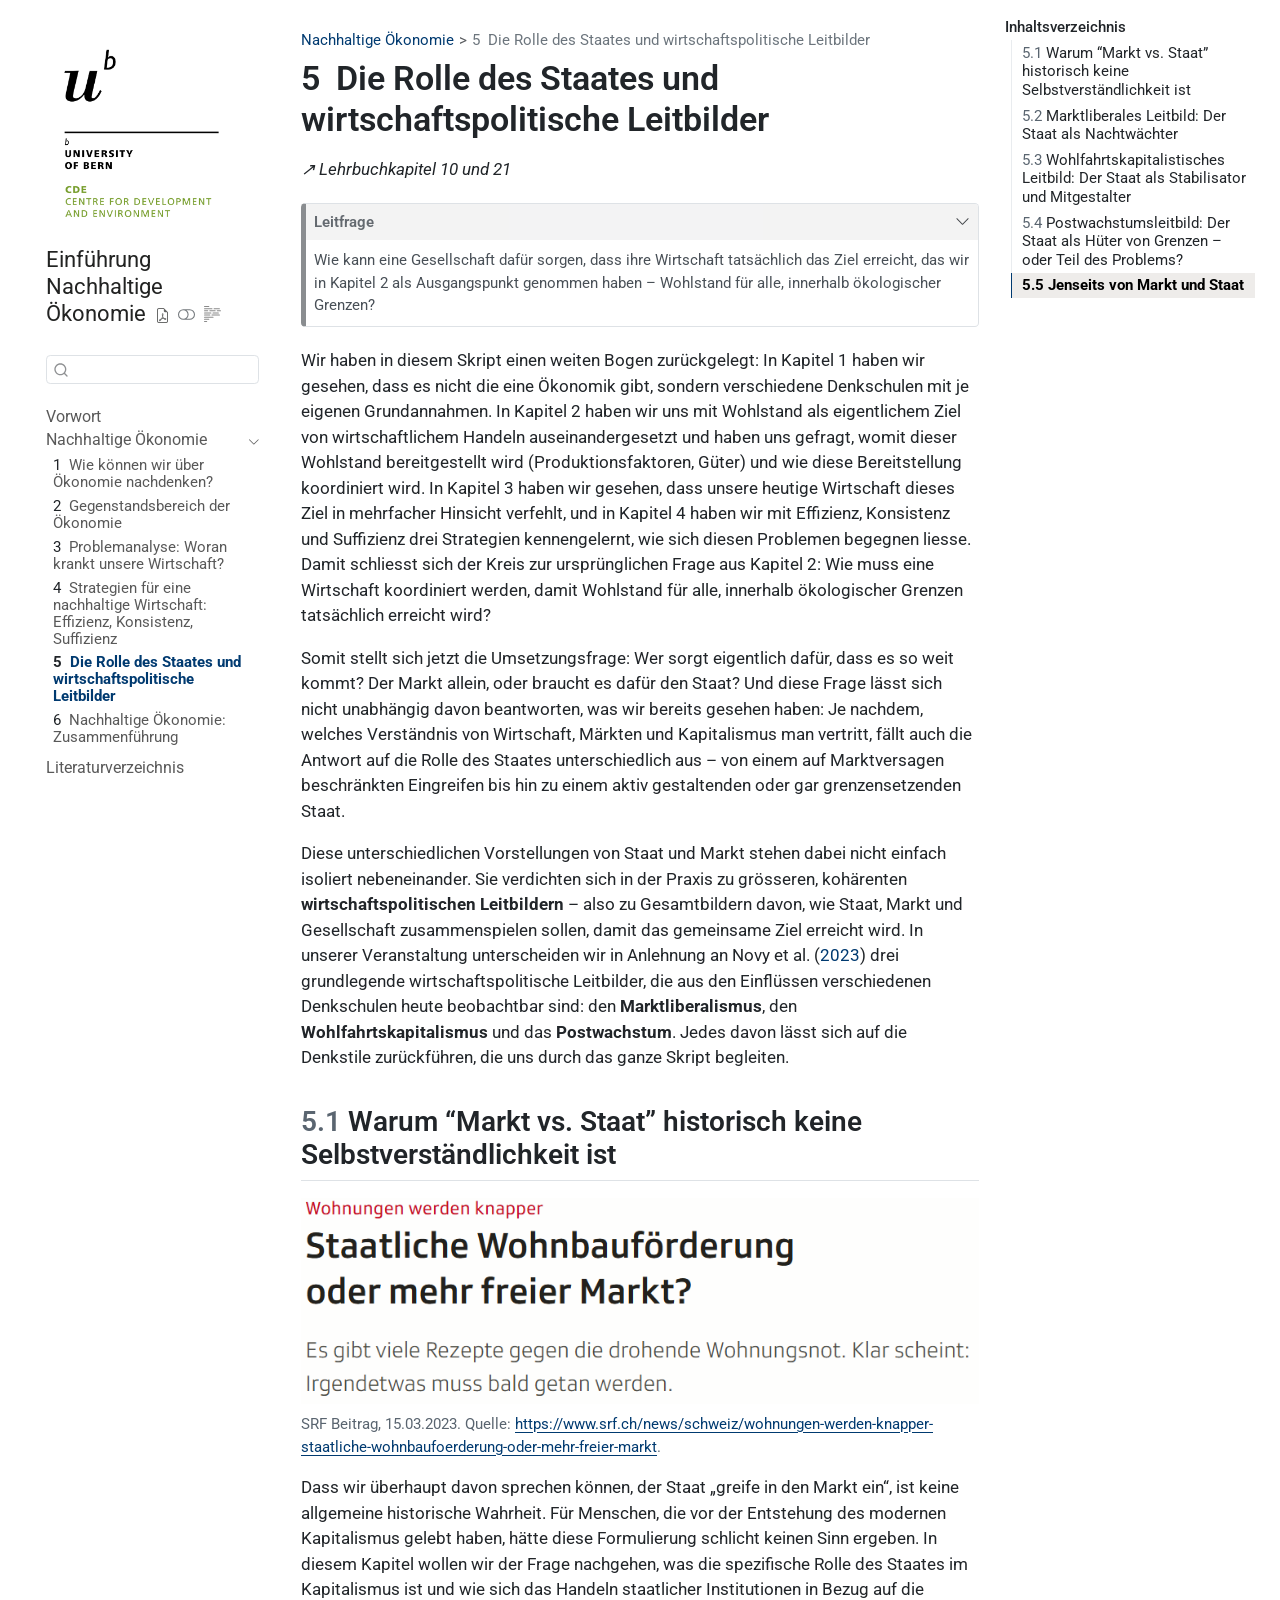
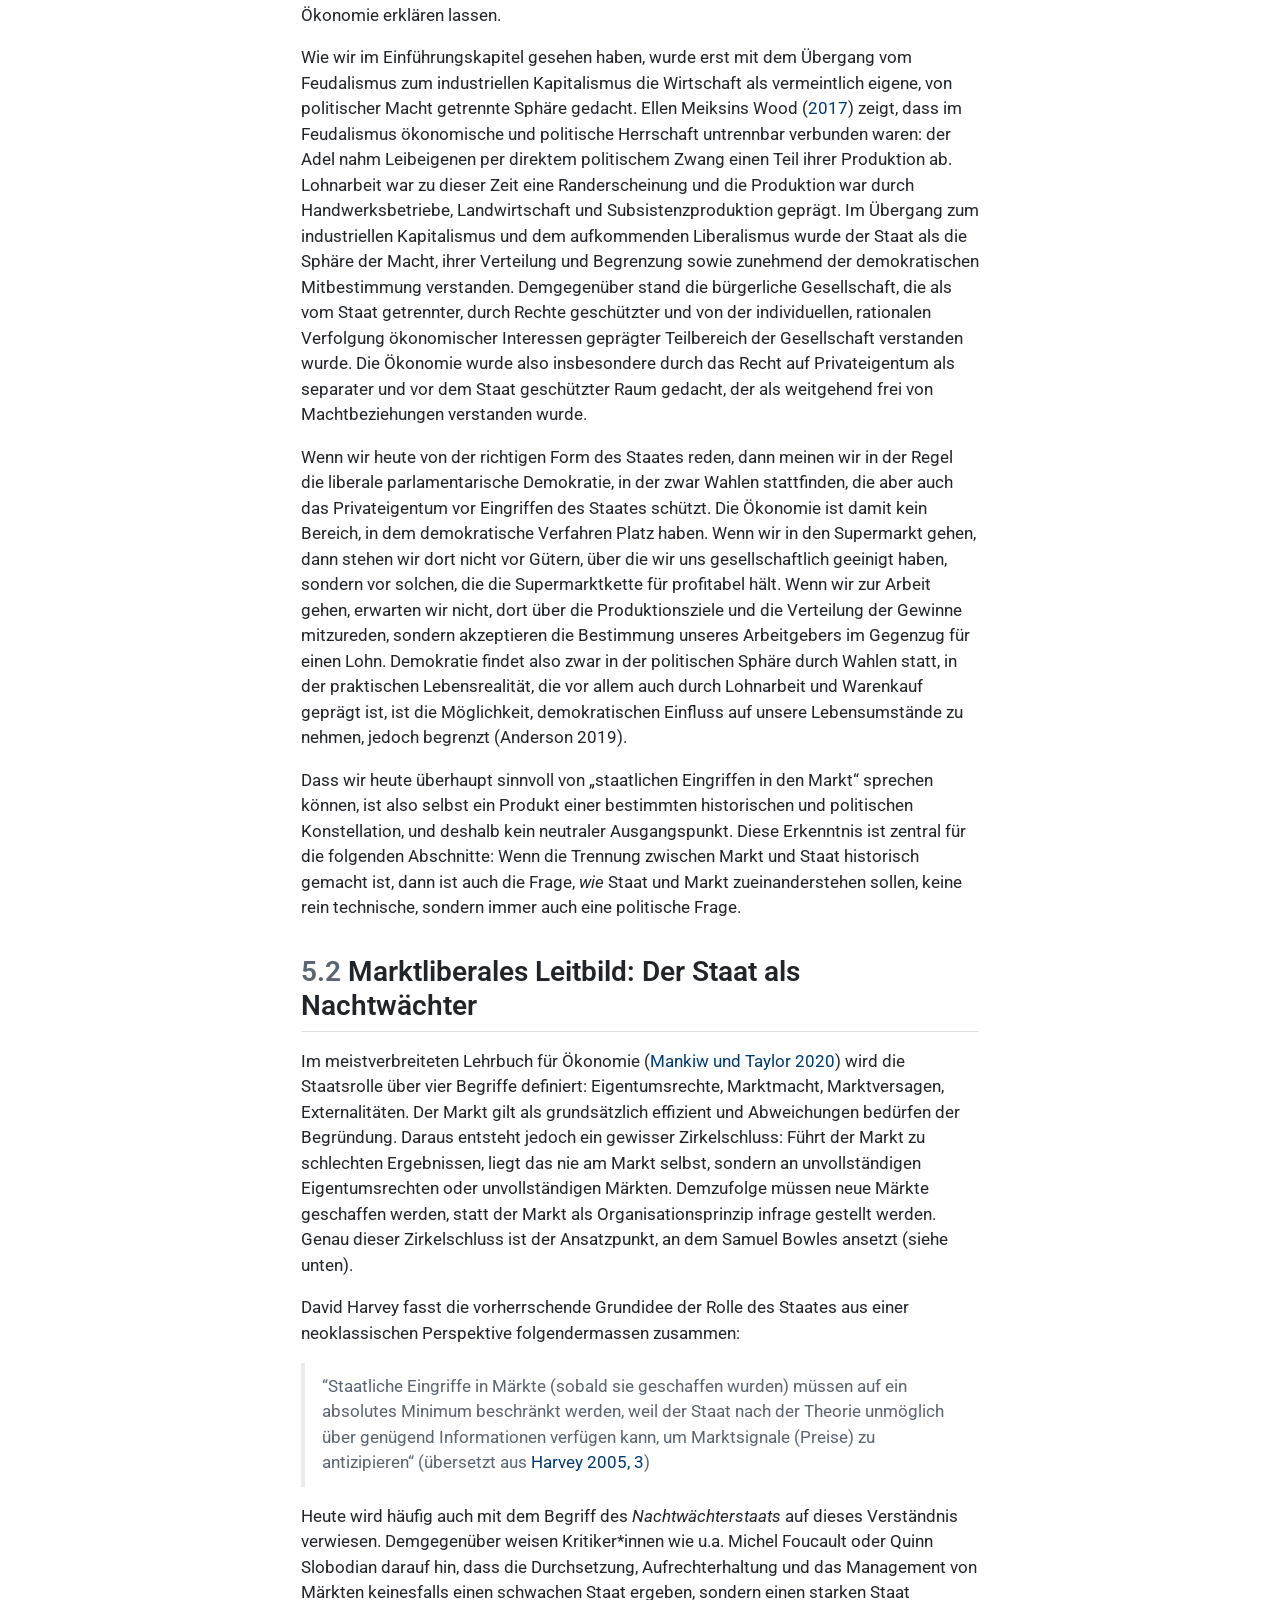
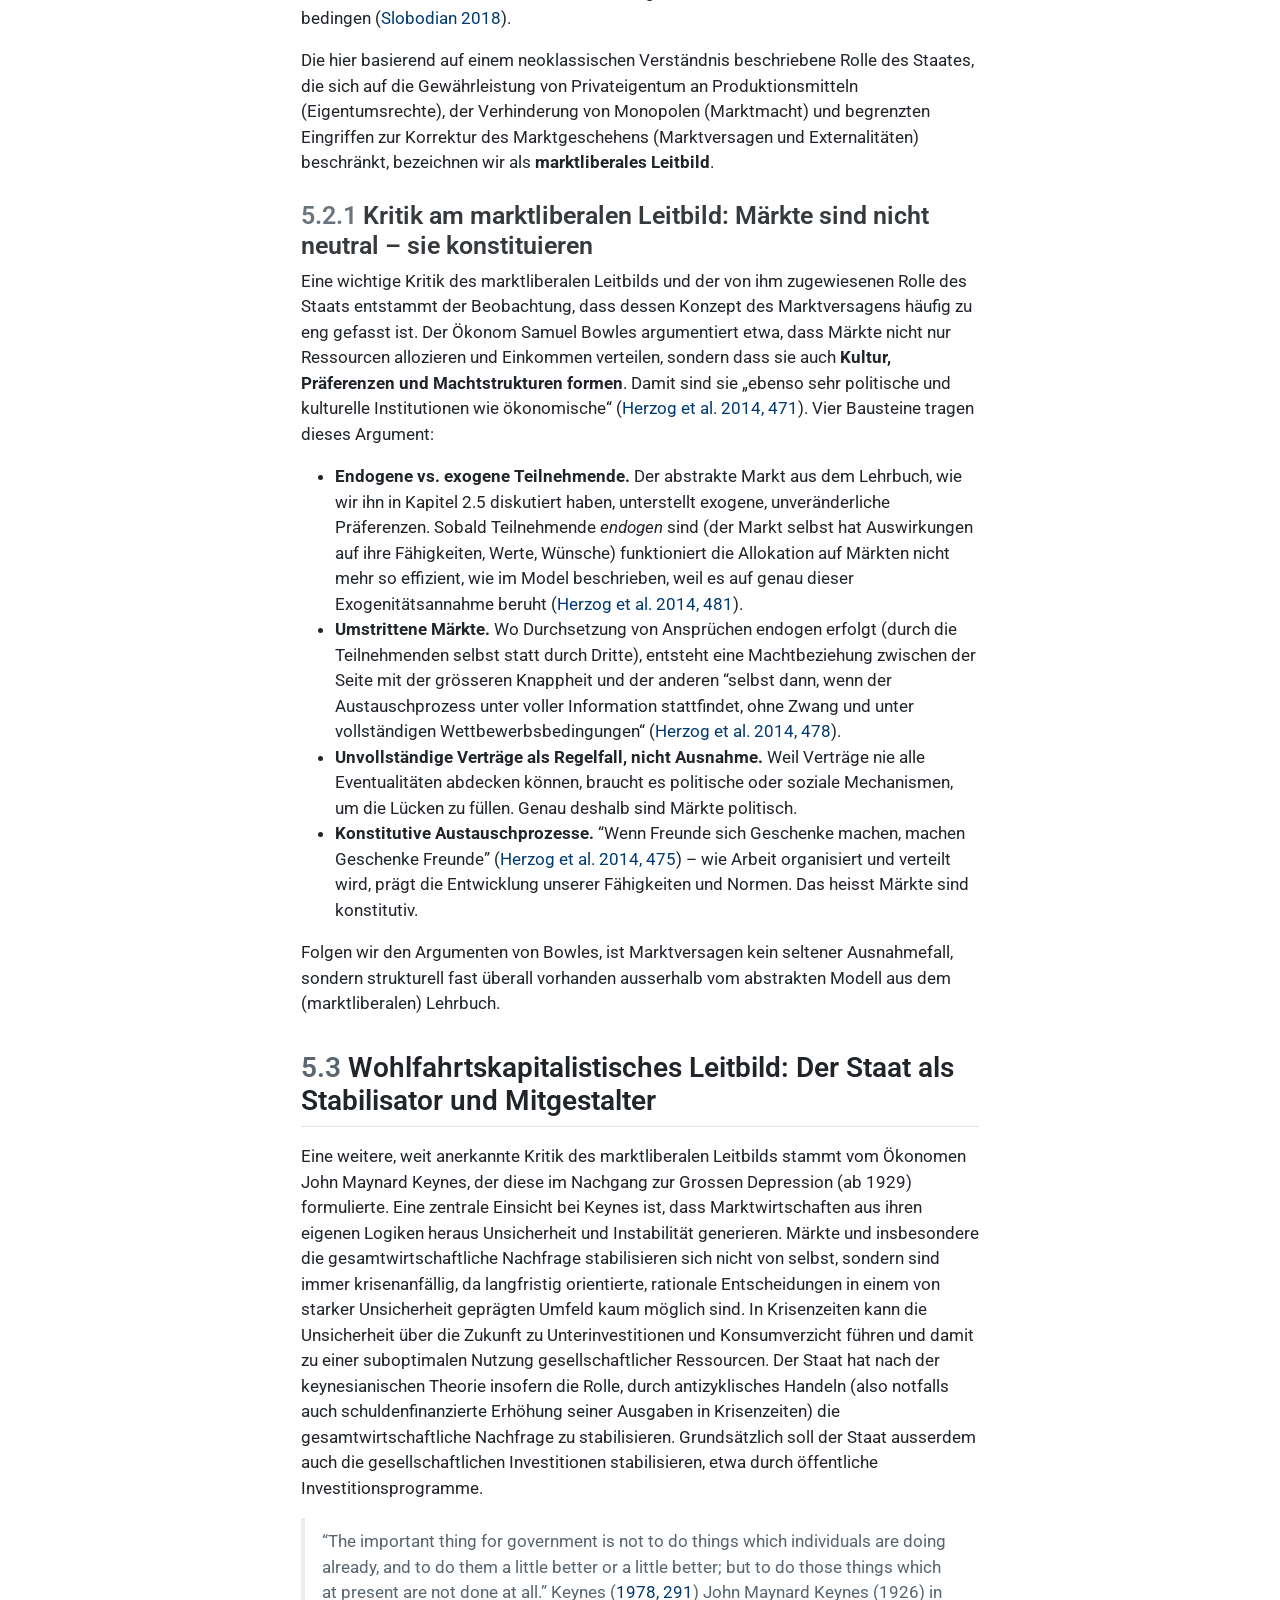
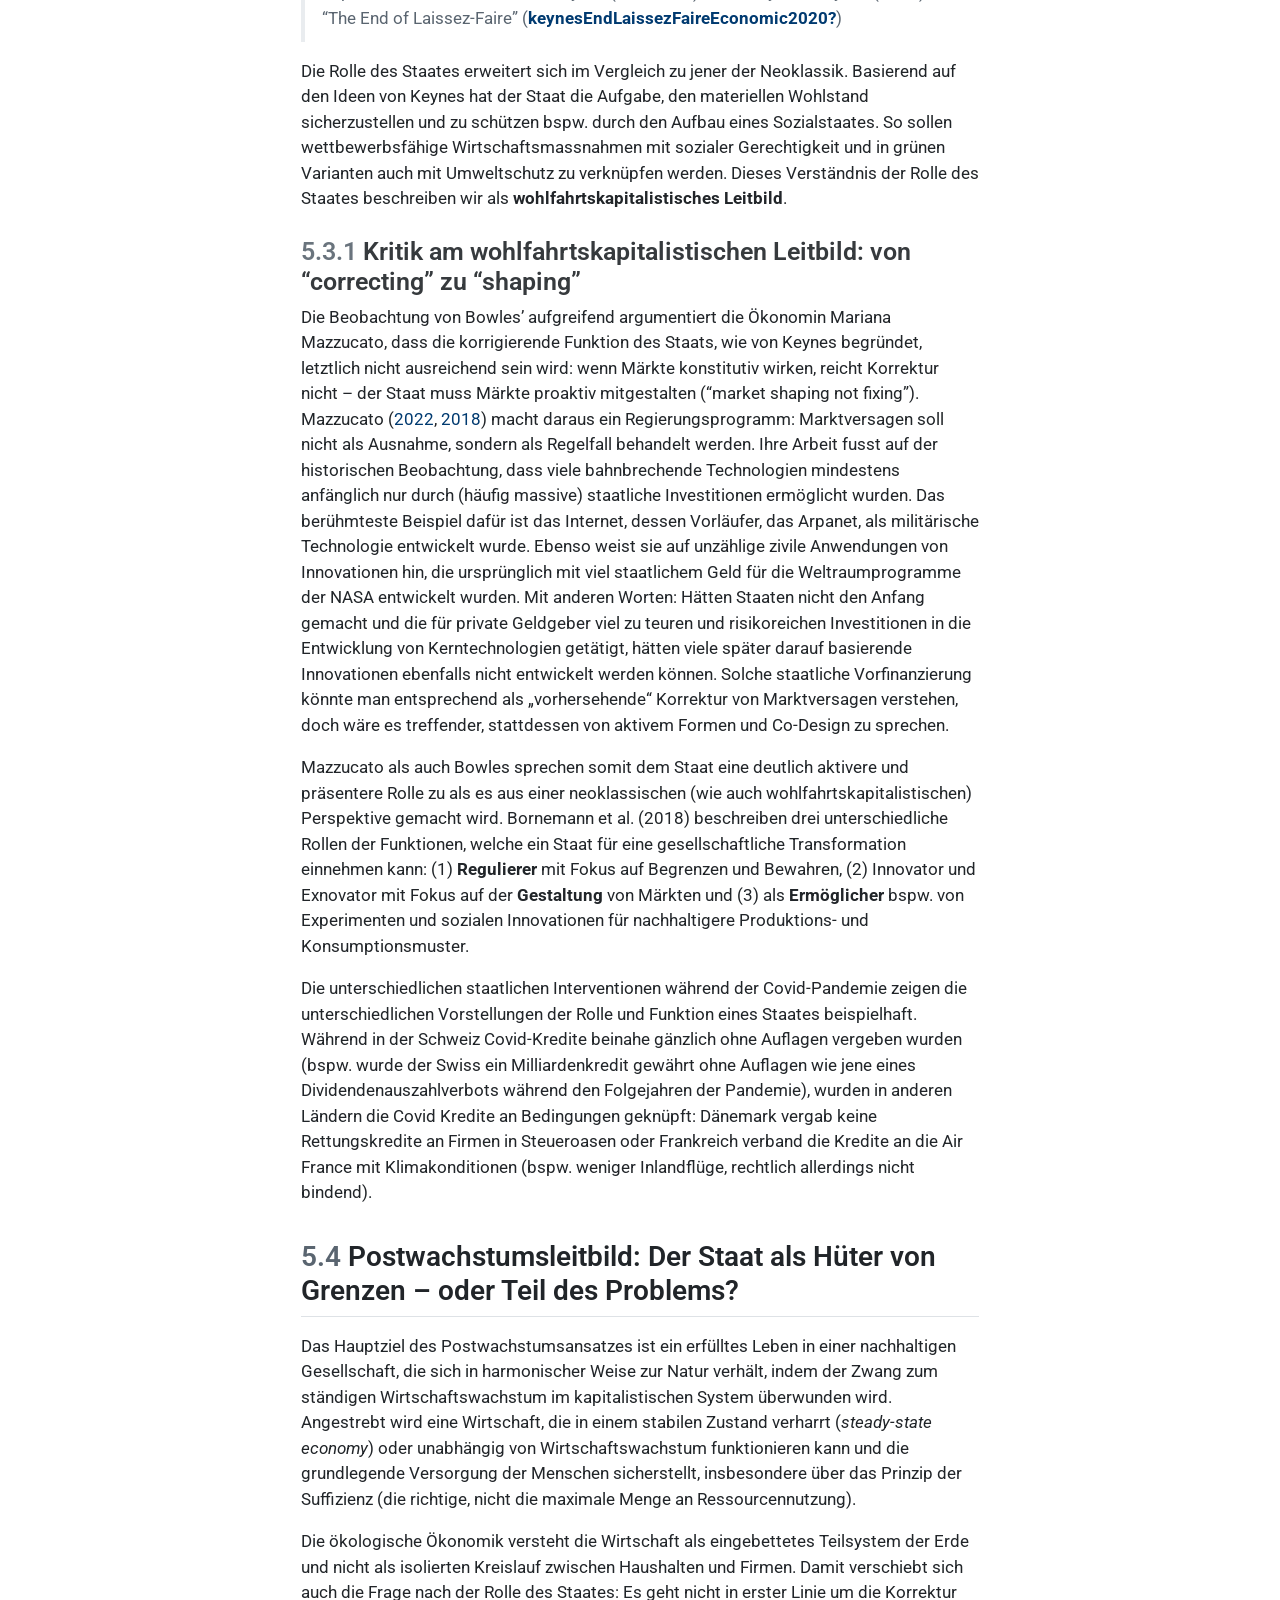
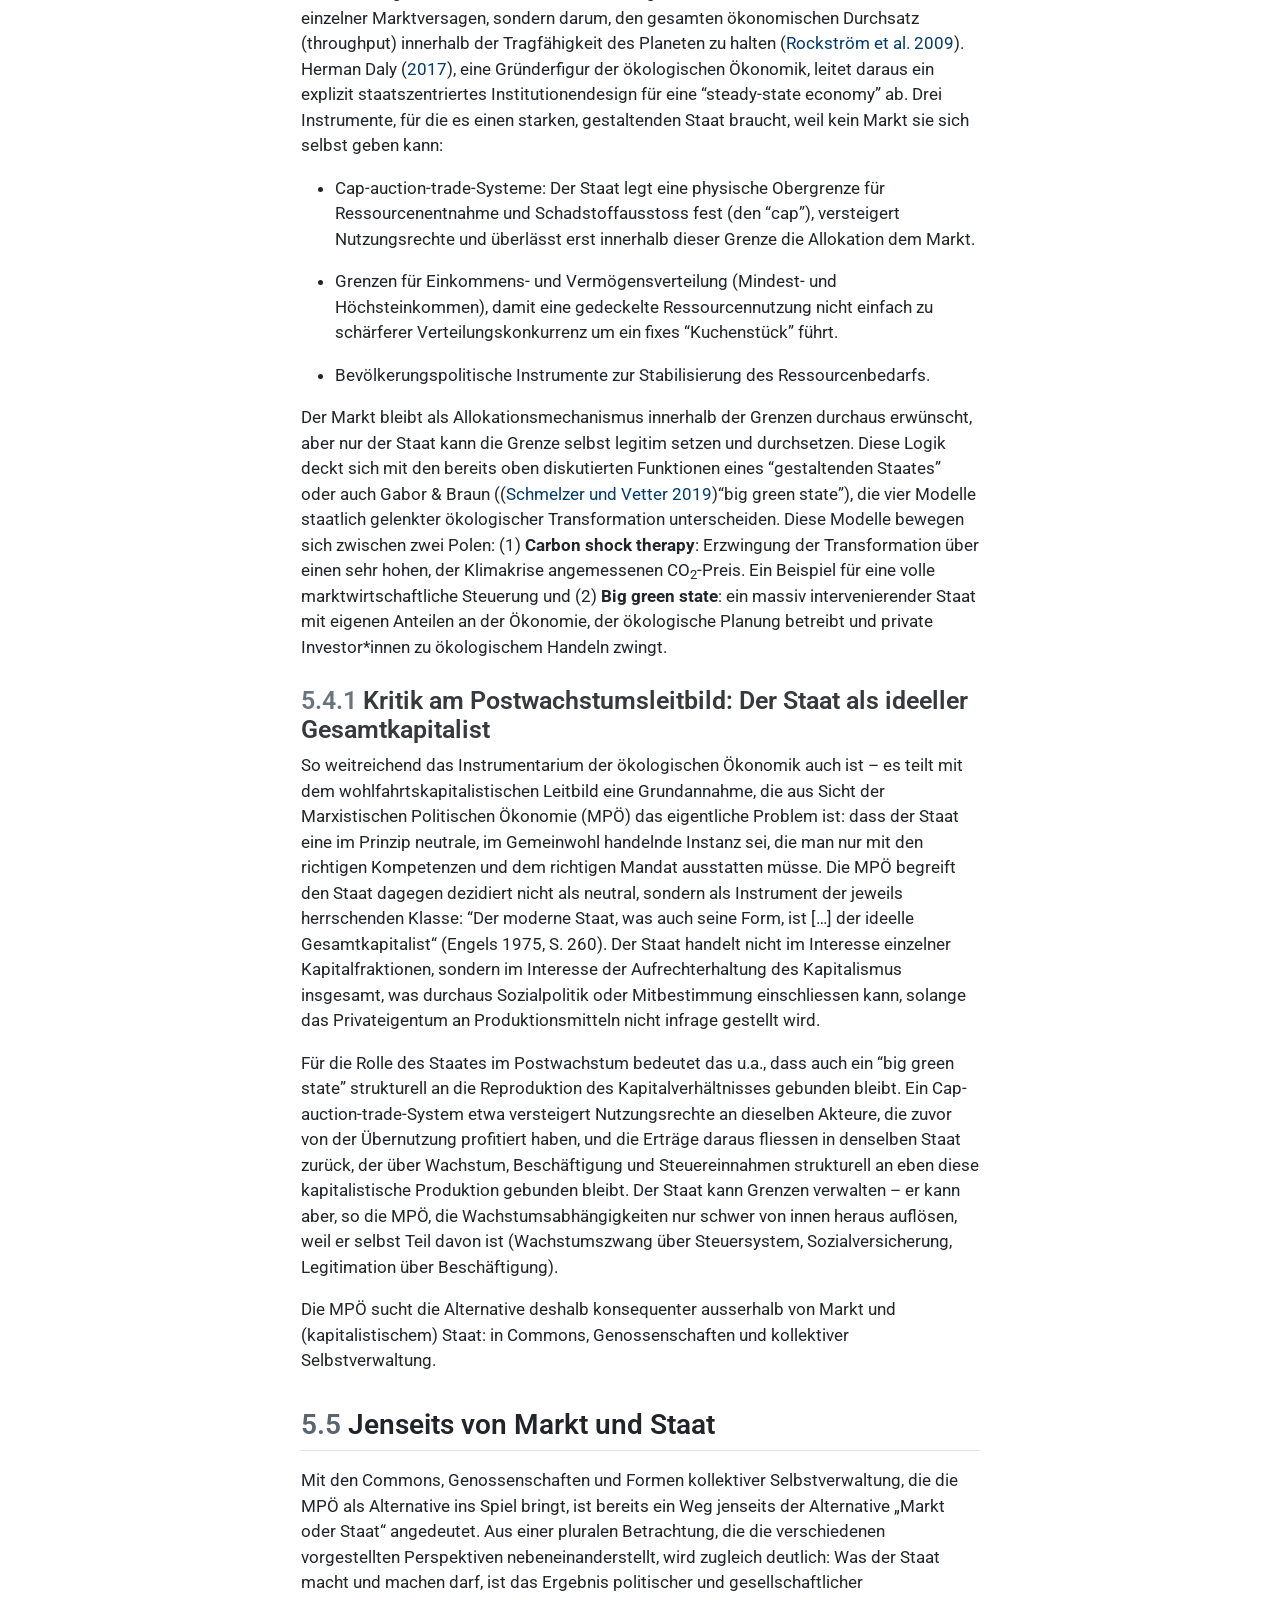
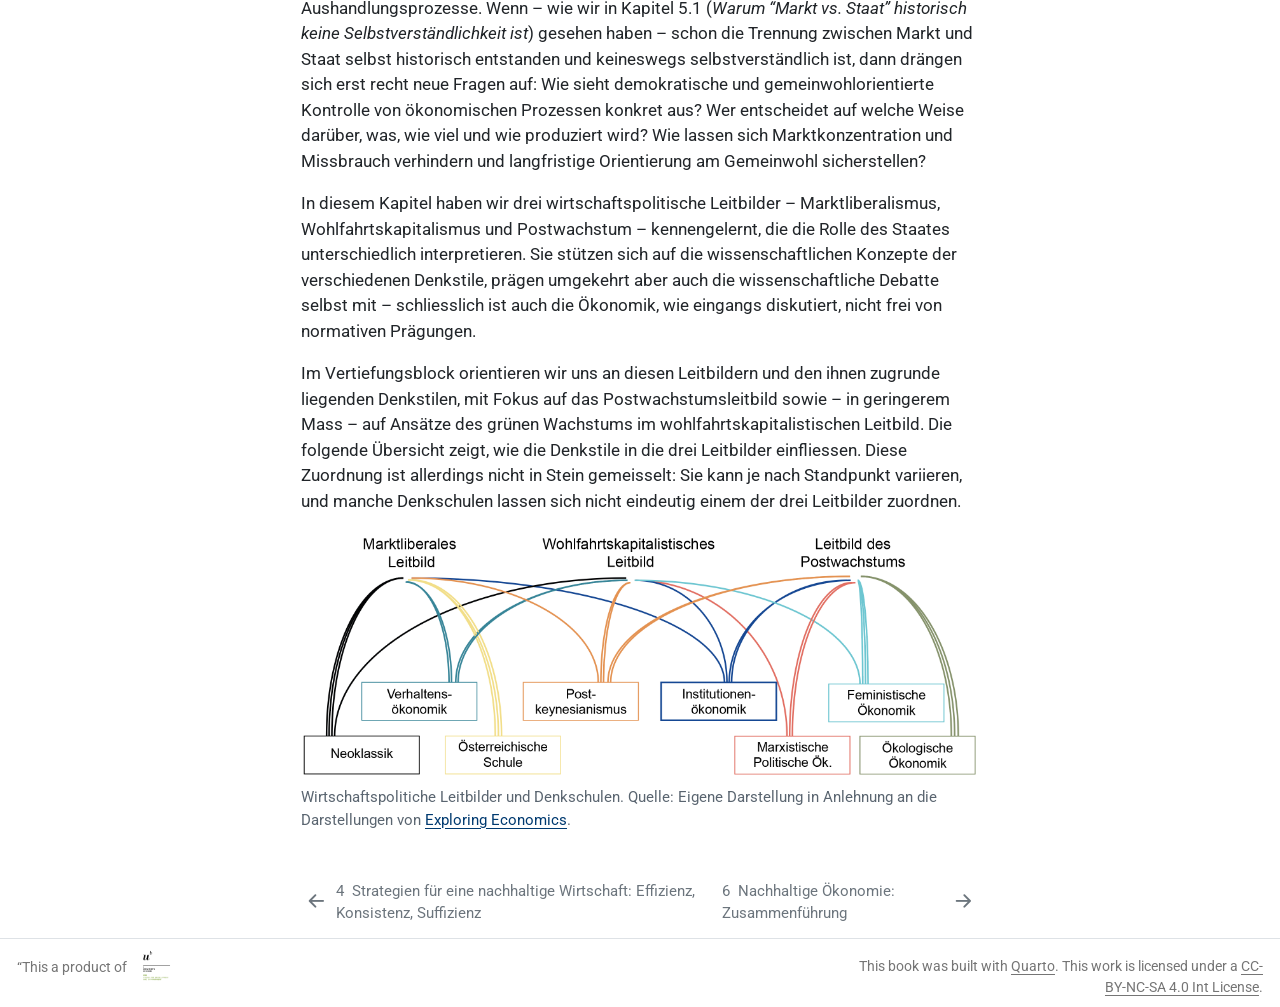
<file: docs/5_staat-leitbilder/5_intro.html>
<!DOCTYPE html>
<html xmlns="http://www.w3.org/1999/xhtml" lang="de-CH" xml:lang="de-CH"><head>

<meta charset="utf-8">
<meta name="generator" content="quarto-1.10.18">

<meta name="viewport" content="width=device-width, initial-scale=1.0, user-scalable=yes">


<title>5&nbsp; Die Rolle des Staates und wirtschaftspolitische Leitbilder – Einführung Nachhaltige Ökonomie</title>
<style>
/* Default styles provided by pandoc.
** See https://pandoc.org/MANUAL.html#variables-for-html for config info.
*/
span.smallcaps{font-variant: small-caps;}
div.columns{display: flex; gap: 1.5em;}
div.column{flex: auto;}
@media screen {
div.columns{gap: min(4vw, 1.5em);}
div.column{overflow-x: auto;}
}
div.hanging-indent{margin-left: 1.5em; text-indent: -1.5em;}
ul.task-list{list-style: none;}
ul.task-list li input[type="checkbox"] {
  width: 0.8em;
  margin: 0 0.8em 0.2em -1em; /* quarto-specific, see https://github.com/quarto-dev/quarto-cli/issues/4556 */ 
  vertical-align: middle;
}
/* CSS for citations */
div.csl-bib-body { }
div.csl-entry {
  clear: both;
}
.hanging-indent div.csl-entry {
  margin-left:2em;
  text-indent:-2em;
}
div.csl-left-margin {
  min-width:2em;
  float:left;
}
div.csl-right-inline {
  margin-left:2em;
  padding-left:1em;
}
div.csl-indent {
  margin-left: 2em;
}</style>


<script src="../site_libs/quarto-nav/quarto-nav.js"></script>
<script src="../site_libs/quarto-nav/headroom.min.js"></script>
<script src="../site_libs/clipboard/clipboard.min.js"></script>
<script src="../site_libs/quarto-search/autocomplete.umd.js"></script>
<script src="../site_libs/quarto-search/fuse.min.js"></script>
<script src="../site_libs/quarto-search/quarto-search.js"></script>
<meta name="quarto:offset" content="../">
<link href="../6_zusammenfuehrung/6_intro.html" rel="next">
<link href="../4_strategien/4_intro.html" rel="prev">
<link href="../images/cdelogo_e.png" rel="icon" type="image/png">
<script src="../site_libs/quarto-html/quarto.js" type="module"></script>
<script src="../site_libs/quarto-html/tabsets/tabsets.js" type="module"></script>
<script src="../site_libs/quarto-html/popper.min.js"></script>
<script src="../site_libs/quarto-html/tippy.umd.min.js"></script>
<script src="../site_libs/quarto-html/anchor.min.js"></script>
<link href="../site_libs/quarto-html/tippy.css" rel="stylesheet">
<link href="../site_libs/quarto-html/quarto-syntax-highlighting-64a204ab8560d761af7679ceaba22944.css" rel="stylesheet" class="quarto-color-scheme" id="quarto-text-highlighting-styles">
<link href="../site_libs/quarto-html/quarto-syntax-highlighting-dark-b85bc7c33db8c58e0ec93c3465666fed.css" rel="stylesheet" class="quarto-color-scheme quarto-color-alternate" id="quarto-text-highlighting-styles">
<link href="../site_libs/quarto-html/quarto-syntax-highlighting-64a204ab8560d761af7679ceaba22944.css" rel="stylesheet" class="quarto-color-scheme-extra" id="quarto-text-highlighting-styles">
<script src="../site_libs/bootstrap/bootstrap.min.js"></script>
<link href="../site_libs/bootstrap/bootstrap-icons.css" rel="stylesheet">
<link href="../site_libs/bootstrap/bootstrap-402df6278987b1c1cf6c287f8ba8e55b.min.css" rel="stylesheet" append-hash="true" class="quarto-color-scheme" id="quarto-bootstrap" data-mode="light">
<link href="../site_libs/bootstrap/bootstrap-dark-db150b37408ade8d98d47d3c9edab02a.min.css" rel="stylesheet" append-hash="true" class="quarto-color-scheme quarto-color-alternate" id="quarto-bootstrap" data-mode="dark">
<link href="../site_libs/bootstrap/bootstrap-402df6278987b1c1cf6c287f8ba8e55b.min.css" rel="stylesheet" append-hash="true" class="quarto-color-scheme-extra" id="quarto-bootstrap" data-mode="light">
<script src="../site_libs/quarto-contrib/glightbox/glightbox.min.js"></script>
<link href="../site_libs/quarto-contrib/glightbox/glightbox.min.css" rel="stylesheet">
<link href="../site_libs/quarto-contrib/glightbox/lightbox.css" rel="stylesheet">
<script id="quarto-search-options" type="application/json">{
  "location": "sidebar",
  "copy-button": false,
  "collapse-after": 3,
  "panel-placement": "start",
  "type": "textbox",
  "limit": 50,
  "keyboard-shortcut": [
    "f",
    "/",
    "s"
  ],
  "show-item-context": false,
  "language": {
    "search-no-results-text": "Keine Treffer",
    "search-matching-documents-text": "Treffer",
    "search-copy-link-title": "Link in die Suche kopieren",
    "search-hide-matches-text": "Zusätzliche Treffer verbergen",
    "search-more-match-text": "weitere Treffer in diesem Dokument",
    "search-more-matches-text": "weitere Treffer in diesem Dokument",
    "search-clear-button-title": "Zurücksetzen",
    "search-text-placeholder": "",
    "search-detached-cancel-button-title": "Abbrechen",
    "search-submit-button-title": "Abschicken",
    "search-label": "Suchen"
  }
}</script>
<link rel="preconnect" href="https://fonts.googleapis.com">
<link rel="preconnect" href="https://fonts.gstatic.com" crossorigin="">
<link href="https://fonts.googleapis.com/css2?family=Roboto:ital,wght@0,400;0,700;1,400;1,700&amp;family=Fira+Code:wght@400;500&amp;display=swap" rel="stylesheet">


<link rel="stylesheet" href="../webex.css">
</head>

<body class="nav-sidebar floating quarto-light"><script id="quarto-html-before-body" type="application/javascript">
    const toggleBodyColorMode = (bsSheetEl) => {
      const mode = bsSheetEl.getAttribute("data-mode");
      const bodyEl = window.document.querySelector("body");
      if (mode === "dark") {
        bodyEl.classList.add("quarto-dark");
        bodyEl.classList.remove("quarto-light");
      } else {
        bodyEl.classList.add("quarto-light");
        bodyEl.classList.remove("quarto-dark");
      }
    }
    const toggleBodyColorPrimary = () => {
      const bsSheetEl = window.document.querySelector("link#quarto-bootstrap:not([rel=disabled-stylesheet])");
      if (bsSheetEl) {
        toggleBodyColorMode(bsSheetEl);
      }
    }
    const setColorSchemeToggle = (alternate) => {
      const toggles = window.document.querySelectorAll('.quarto-color-scheme-toggle');
      for (let i=0; i < toggles.length; i++) {
        const toggle = toggles[i];
        if (toggle) {
          if (alternate) {
            toggle.classList.add("alternate");
          } else {
            toggle.classList.remove("alternate");
          }
        }
      }
    };
    const toggleColorMode = (alternate) => {
      // Switch the stylesheets
      const primaryStylesheets = window.document.querySelectorAll('link.quarto-color-scheme:not(.quarto-color-alternate)');
      const alternateStylesheets = window.document.querySelectorAll('link.quarto-color-scheme.quarto-color-alternate');
      manageTransitions('#quarto-margin-sidebar .nav-link', false);
      if (alternate) {
        // note: dark is layered on light, we don't disable primary!
        enableStylesheet(alternateStylesheets);
        for (const sheetNode of alternateStylesheets) {
          if (sheetNode.id === "quarto-bootstrap") {
            toggleBodyColorMode(sheetNode);
          }
        }
      } else {
        disableStylesheet(alternateStylesheets);
        enableStylesheet(primaryStylesheets)
        toggleBodyColorPrimary();
      }
      manageTransitions('#quarto-margin-sidebar .nav-link', true);
      // Switch the toggles
      setColorSchemeToggle(alternate)
      // Hack to workaround the fact that safari doesn't
      // properly recolor the scrollbar when toggling (#1455)
      if (navigator.userAgent.indexOf('Safari') > 0 && navigator.userAgent.indexOf('Chrome') == -1) {
        manageTransitions("body", false);
        window.scrollTo(0, 1);
        setTimeout(() => {
          window.scrollTo(0, 0);
          manageTransitions("body", true);
        }, 40);
      }
    }
    const disableStylesheet = (stylesheets) => {
      for (let i=0; i < stylesheets.length; i++) {
        const stylesheet = stylesheets[i];
        stylesheet.rel = 'disabled-stylesheet';
      }
    }
    const enableStylesheet = (stylesheets) => {
      for (let i=0; i < stylesheets.length; i++) {
        const stylesheet = stylesheets[i];
        if(stylesheet.rel !== 'stylesheet') { // for Chrome, which will still FOUC without this check
          stylesheet.rel = 'stylesheet';
        }
      }
    }
    const manageTransitions = (selector, allowTransitions) => {
      const els = window.document.querySelectorAll(selector);
      for (let i=0; i < els.length; i++) {
        const el = els[i];
        if (allowTransitions) {
          el.classList.remove('notransition');
        } else {
          el.classList.add('notransition');
        }
      }
    }
    const isFileUrl = () => {
      return window.location.protocol === 'file:';
    }
    const hasAlternateSentinel = () => {
      let styleSentinel = getColorSchemeSentinel();
      if (styleSentinel !== null) {
        return styleSentinel === "alternate";
      } else {
        return false;
      }
    }
    const setStyleSentinel = (alternate) => {
      const value = alternate ? "alternate" : "default";
      if (!isFileUrl()) {
        window.localStorage.setItem("quarto-color-scheme", value);
      } else {
        localAlternateSentinel = value;
      }
    }
    const getColorSchemeSentinel = () => {
      if (!isFileUrl()) {
        const storageValue = window.localStorage.getItem("quarto-color-scheme");
        return storageValue != null ? storageValue : localAlternateSentinel;
      } else {
        return localAlternateSentinel;
      }
    }
    const toggleGiscusIfUsed = (isAlternate, darkModeDefault) => {
      const baseTheme = document.querySelector('#giscus-base-theme')?.value ?? 'light';
      const alternateTheme = document.querySelector('#giscus-alt-theme')?.value ?? 'dark';
      let newTheme = '';
      if(authorPrefersDark) {
        newTheme = isAlternate ? baseTheme : alternateTheme;
      } else {
        newTheme = isAlternate ? alternateTheme : baseTheme;
      }
      const changeGiscusTheme = () => {
        // From: https://github.com/giscus/giscus/issues/336
        const sendMessage = (message) => {
          const iframe = document.querySelector('iframe.giscus-frame');
          if (!iframe) return;
          iframe.contentWindow.postMessage({ giscus: message }, 'https://giscus.app');
        }
        sendMessage({
          setConfig: {
            theme: newTheme
          }
        });
      }
      const isGiscussLoaded = window.document.querySelector('iframe.giscus-frame') !== null;
      if (isGiscussLoaded) {
        changeGiscusTheme();
      }
    };
    const authorPrefersDark = false;
    const darkModeDefault = authorPrefersDark;
      document.querySelector('link#quarto-text-highlighting-styles.quarto-color-scheme-extra').rel = 'disabled-stylesheet';
      document.querySelector('link#quarto-bootstrap.quarto-color-scheme-extra').rel = 'disabled-stylesheet';
    let localAlternateSentinel = darkModeDefault ? 'alternate' : 'default';
    // Dark / light mode switch
    window.quartoToggleColorScheme = () => {
      // Read the current dark / light value
      let toAlternate = !hasAlternateSentinel();
      toggleColorMode(toAlternate);
      setStyleSentinel(toAlternate);
      toggleGiscusIfUsed(toAlternate, darkModeDefault);
      window.dispatchEvent(new Event('resize'));
    };
    // Switch to dark mode if need be
    if (hasAlternateSentinel()) {
      toggleColorMode(true);
    } else {
      toggleColorMode(false);
    }
  </script>

<div id="quarto-search-results"></div>
  <header id="quarto-header" class="headroom fixed-top">
  <nav class="quarto-secondary-nav">
    <div class="container-fluid d-flex">
      <button type="button" class="quarto-btn-toggle btn" data-bs-toggle="collapse" role="button" data-bs-target=".quarto-sidebar-collapse-item" aria-controls="quarto-sidebar" aria-expanded="false" aria-label="Seitenleiste umschalten" onclick="if (window.quartoToggleHeadroom) { window.quartoToggleHeadroom(); }">
        <i class="bi bi-layout-text-sidebar-reverse"></i>
      </button>
        <nav class="quarto-page-breadcrumbs" aria-label="breadcrumb"><ol class="breadcrumb"><li class="breadcrumb-item"><a href="../1_oekonomie-denken/1_intro.html">Nachhaltige Ökonomie</a></li><li class="breadcrumb-item"><a href="../5_staat-leitbilder/5_intro.html"><span class="chapter-number">5</span>&nbsp; <span class="chapter-title">Die Rolle des Staates und wirtschaftspolitische Leitbilder</span></a></li></ol></nav>
        <a class="flex-grow-1" role="navigation" data-bs-toggle="collapse" data-bs-target=".quarto-sidebar-collapse-item" aria-controls="quarto-sidebar" aria-expanded="false" aria-label="Seitenleiste umschalten" onclick="if (window.quartoToggleHeadroom) { window.quartoToggleHeadroom(); }">      
        </a>
      <button type="button" class="btn quarto-search-button" aria-label="Suchen" onclick="window.quartoOpenSearch();">
        <i class="bi bi-search"></i>
      </button>
    </div>
  </nav>
</header>
<!-- content -->
<div id="quarto-content" class="quarto-container page-columns page-rows-contents page-layout-article">
<!-- sidebar -->
  <nav id="quarto-sidebar" class="sidebar collapse collapse-horizontal quarto-sidebar-collapse-item sidebar-navigation floating overflow-auto">
    <div class="pt-lg-2 mt-2 text-left sidebar-header sidebar-header-stacked">
      <a href="../index.html" class="sidebar-logo-link">
      <img src="../images/cdelogo_e.png" alt="" class="sidebar-logo light-content py-0 d-lg-inline d-none">
      <img src="../images/cdelogo_e.png" alt="" class="sidebar-logo dark-content py-0 d-lg-inline d-none">
      </a>
    <div class="sidebar-title mb-0 py-0">
      <a href="../">Einführung Nachhaltige Ökonomie</a> 
        <div class="sidebar-tools-main tools-wide">
    <a href="https://github.com/CDEteaching/Nachhaltig-Wirtschaften/blob/main/pdf/NachhaltigWirtschaften.pdf" title="Kursskript (PDF)" class="quarto-navigation-tool px-1" aria-label="Kursskript (PDF)"><i class="bi bi-file-earmark-pdf"></i></a>
  <a href="" class="quarto-color-scheme-toggle quarto-navigation-tool  px-1" onclick="window.quartoToggleColorScheme(); return false;" title="Dunkelmodus umschalten"><i class="bi"></i></a>
  <a href="" class="quarto-reader-toggle quarto-navigation-tool px-1" onclick="window.quartoToggleReader(); return false;" title="Lesemodus umschalten">
  <div class="quarto-reader-toggle-btn">
  <i class="bi"></i>
  </div>
</a>
</div>
    </div>
      </div>
        <div class="mt-2 flex-shrink-0 align-items-center">
        <div class="sidebar-search">
        <div id="quarto-search" class="" title="Suchen"></div>
        </div>
        </div>
    <div class="sidebar-menu-container"> 
    <ul class="list-unstyled mt-1">
        <li class="sidebar-item">
  <div class="sidebar-item-container"> 
  <a href="../index.html" class="sidebar-item-text sidebar-link">
 <span class="menu-text">Vorwort</span></a>
  </div>
</li>
        <li class="sidebar-item sidebar-item-section">
      <div class="sidebar-item-container"> 
            <a class="sidebar-item-text sidebar-link text-start" data-bs-toggle="collapse" data-bs-target="#quarto-sidebar-section-1" role="navigation" aria-expanded="true">
 <span class="menu-text">Nachhaltige Ökonomie</span></a>
          <a class="sidebar-item-toggle text-start" data-bs-toggle="collapse" data-bs-target="#quarto-sidebar-section-1" role="navigation" aria-expanded="true" aria-label="Abschnitt umschalten">
            <i class="bi bi-chevron-right ms-2"></i>
          </a> 
      </div>
      <ul id="quarto-sidebar-section-1" class="collapse list-unstyled sidebar-section depth1 show">  
          <li class="sidebar-item">
  <div class="sidebar-item-container"> 
  <a href="../1_oekonomie-denken/1_intro.html" class="sidebar-item-text sidebar-link">
 <span class="menu-text"><span class="chapter-number">1</span>&nbsp; <span class="chapter-title">Wie können wir über Ökonomie nachdenken?</span></span></a>
  </div>
</li>
          <li class="sidebar-item">
  <div class="sidebar-item-container"> 
  <a href="../2_gegenstandsbereich/2_intro.html" class="sidebar-item-text sidebar-link">
 <span class="menu-text"><span class="chapter-number">2</span>&nbsp; <span class="chapter-title">Gegenstandsbereich der Ökonomie</span></span></a>
  </div>
</li>
          <li class="sidebar-item">
  <div class="sidebar-item-container"> 
  <a href="../3_problemanalyse/3_intro.html" class="sidebar-item-text sidebar-link">
 <span class="menu-text"><span class="chapter-number">3</span>&nbsp; <span class="chapter-title">Problemanalyse: Woran krankt unsere Wirtschaft?</span></span></a>
  </div>
</li>
          <li class="sidebar-item">
  <div class="sidebar-item-container"> 
  <a href="../4_strategien/4_intro.html" class="sidebar-item-text sidebar-link">
 <span class="menu-text"><span class="chapter-number">4</span>&nbsp; <span class="chapter-title">Strategien für eine nachhaltige Wirtschaft: Effizienz, Konsistenz, Suffizienz</span></span></a>
  </div>
</li>
          <li class="sidebar-item">
  <div class="sidebar-item-container"> 
  <a href="../5_staat-leitbilder/5_intro.html" class="sidebar-item-text sidebar-link active">
 <span class="menu-text"><span class="chapter-number">5</span>&nbsp; <span class="chapter-title">Die Rolle des Staates und wirtschaftspolitische Leitbilder</span></span></a>
  </div>
</li>
          <li class="sidebar-item">
  <div class="sidebar-item-container"> 
  <a href="../6_zusammenfuehrung/6_intro.html" class="sidebar-item-text sidebar-link">
 <span class="menu-text"><span class="chapter-number">6</span>&nbsp; <span class="chapter-title">Nachhaltige Ökonomie: Zusammenführung</span></span></a>
  </div>
</li>
      </ul>
  </li>
        <li class="sidebar-item">
  <div class="sidebar-item-container"> 
  <a href="../references.html" class="sidebar-item-text sidebar-link">
 <span class="menu-text">Literaturverzeichnis</span></a>
  </div>
</li>
    </ul>
    </div>
</nav>
<div id="quarto-sidebar-glass" class="quarto-sidebar-collapse-item" data-bs-toggle="collapse" data-bs-target=".quarto-sidebar-collapse-item"></div>
<!-- margin-sidebar -->
    <div id="quarto-margin-sidebar" class="sidebar margin-sidebar">
        <nav id="TOC" role="doc-toc" class="toc-active">
    <h2 id="toc-title">Inhaltsverzeichnis</h2>
   
  <ul>
  <li><a href="#warum-markt-vs.-staat-historisch-keine-selbstverständlichkeit-ist" id="toc-warum-markt-vs.-staat-historisch-keine-selbstverständlichkeit-ist" class="nav-link active" data-scroll-target="#warum-markt-vs.-staat-historisch-keine-selbstverständlichkeit-ist"><span class="header-section-number">5.1</span> Warum “Markt vs.&nbsp;Staat” historisch keine Selbstverständlichkeit ist</a></li>
  <li><a href="#marktliberales-leitbild-der-staat-als-nachtwächter" id="toc-marktliberales-leitbild-der-staat-als-nachtwächter" class="nav-link" data-scroll-target="#marktliberales-leitbild-der-staat-als-nachtwächter"><span class="header-section-number">5.2</span> Marktliberales Leitbild: Der Staat als Nachtwächter</a>
  <ul class="collapse">
  <li><a href="#kritik-am-marktliberalen-leitbild-märkte-sind-nicht-neutral-sie-konstituieren" id="toc-kritik-am-marktliberalen-leitbild-märkte-sind-nicht-neutral-sie-konstituieren" class="nav-link" data-scroll-target="#kritik-am-marktliberalen-leitbild-märkte-sind-nicht-neutral-sie-konstituieren"><span class="header-section-number">5.2.1</span> Kritik am marktliberalen Leitbild: Märkte sind nicht neutral – sie konstituieren</a></li>
  </ul></li>
  <li><a href="#wohlfahrtskapitalistisches-leitbild-der-staat-als-stabilisator-und-mitgestalter" id="toc-wohlfahrtskapitalistisches-leitbild-der-staat-als-stabilisator-und-mitgestalter" class="nav-link" data-scroll-target="#wohlfahrtskapitalistisches-leitbild-der-staat-als-stabilisator-und-mitgestalter"><span class="header-section-number">5.3</span> Wohlfahrtskapitalistisches Leitbild: Der Staat als Stabilisator und Mitgestalter</a>
  <ul class="collapse">
  <li><a href="#kritik-am-wohlfahrtskapitalistischen-leitbild-von-correcting-zu-shaping" id="toc-kritik-am-wohlfahrtskapitalistischen-leitbild-von-correcting-zu-shaping" class="nav-link" data-scroll-target="#kritik-am-wohlfahrtskapitalistischen-leitbild-von-correcting-zu-shaping"><span class="header-section-number">5.3.1</span> Kritik am wohlfahrtskapitalistischen Leitbild: von “correcting” zu “shaping”</a></li>
  </ul></li>
  <li><a href="#postwachstumsleitbild-der-staat-als-hüter-von-grenzen-oder-teil-des-problems" id="toc-postwachstumsleitbild-der-staat-als-hüter-von-grenzen-oder-teil-des-problems" class="nav-link" data-scroll-target="#postwachstumsleitbild-der-staat-als-hüter-von-grenzen-oder-teil-des-problems"><span class="header-section-number">5.4</span> Postwachstumsleitbild: Der Staat als Hüter von Grenzen – oder Teil des Problems?</a>
  <ul class="collapse">
  <li><a href="#kritik-am-postwachstumsleitbild-der-staat-als-ideeller-gesamtkapitalist" id="toc-kritik-am-postwachstumsleitbild-der-staat-als-ideeller-gesamtkapitalist" class="nav-link" data-scroll-target="#kritik-am-postwachstumsleitbild-der-staat-als-ideeller-gesamtkapitalist"><span class="header-section-number">5.4.1</span> Kritik am Postwachstumsleitbild: Der Staat als ideeller Gesamtkapitalist</a></li>
  </ul></li>
  <li><a href="#jenseits-von-markt-und-staat" id="toc-jenseits-von-markt-und-staat" class="nav-link" data-scroll-target="#jenseits-von-markt-und-staat"><span class="header-section-number">5.5</span> Jenseits von Markt und Staat</a></li>
  </ul>
</nav>
    </div>
<!-- main -->
<main class="content" id="quarto-document-content">


<header id="title-block-header" class="quarto-title-block default"><nav class="quarto-page-breadcrumbs quarto-title-breadcrumbs d-none d-lg-block" aria-label="breadcrumb"><ol class="breadcrumb"><li class="breadcrumb-item"><a href="../1_oekonomie-denken/1_intro.html">Nachhaltige Ökonomie</a></li><li class="breadcrumb-item"><a href="../5_staat-leitbilder/5_intro.html"><span class="chapter-number">5</span>&nbsp; <span class="chapter-title">Die Rolle des Staates und wirtschaftspolitische Leitbilder</span></a></li></ol></nav>
<div class="quarto-title">
<h1 class="title"><span class="chapter-number">5</span>&nbsp; <span class="chapter-title">Die Rolle des Staates und wirtschaftspolitische Leitbilder</span></h1>
</div>



<div class="quarto-title-meta">

    
  
    
  </div>
  


</header>


<p><em>↗ Lehrbuchkapitel 10 und 21</em></p>
<div class="leitfrage callout callout-style-default callout-note no-icon callout-titled">
<div class="callout-header d-flex align-content-center" data-bs-toggle="collapse" data-bs-target=".callout-1-contents" aria-controls="callout-1" aria-expanded="true" aria-label="Toggle callout">
<div class="callout-icon-container">
<i class="callout-icon no-icon"></i>
</div>
<div class="callout-title-container flex-fill">
<span class="screen-reader-only">Hinweis</span>Leitfrage
</div>
<div class="callout-btn-toggle d-inline-block border-0 py-1 ps-1 pe-0 float-end"><i class="callout-toggle"></i></div>
</div>
<div id="callout-1" class="callout-1-contents callout-collapse collapse show">
<div class="callout-body-container callout-body">
<p>Wie kann eine Gesellschaft dafür sorgen, dass ihre Wirtschaft tatsächlich das Ziel erreicht, das wir in Kapitel 2 als Ausgangspunkt genommen haben – Wohlstand für alle, innerhalb ökologischer Grenzen?</p>
</div>
</div>
</div>
<p>Wir haben in diesem Skript einen weiten Bogen zurückgelegt: In Kapitel 1 haben wir gesehen, dass es nicht die eine Ökonomik gibt, sondern verschiedene Denkschulen mit je eigenen Grundannahmen. In Kapitel 2 haben wir uns mit Wohlstand als eigentlichem Ziel von wirtschaftlichem Handeln auseinandergesetzt und haben uns gefragt, womit dieser Wohlstand bereitgestellt wird (Produktionsfaktoren, Güter) und wie diese Bereitstellung koordiniert wird. In Kapitel 3 haben wir gesehen, dass unsere heutige Wirtschaft dieses Ziel in mehrfacher Hinsicht verfehlt, und in Kapitel 4 haben wir mit Effizienz, Konsistenz und Suffizienz drei Strategien kennengelernt, wie sich diesen Problemen begegnen liesse. Damit schliesst sich der Kreis zur ursprünglichen Frage aus Kapitel 2: Wie muss eine Wirtschaft koordiniert werden, damit Wohlstand für alle, innerhalb ökologischer Grenzen tatsächlich erreicht wird?</p>
<p>Somit stellt sich jetzt die Umsetzungsfrage: Wer sorgt eigentlich dafür, dass es so weit kommt? Der Markt allein, oder braucht es dafür den Staat? Und diese Frage lässt sich nicht unabhängig davon beantworten, was wir bereits gesehen haben: Je nachdem, welches Verständnis von Wirtschaft, Märkten und Kapitalismus man vertritt, fällt auch die Antwort auf die Rolle des Staates unterschiedlich aus – von einem auf Marktversagen beschränkten Eingreifen bis hin zu einem aktiv gestaltenden oder gar grenzensetzenden Staat.</p>
<p>Diese unterschiedlichen Vorstellungen von Staat und Markt stehen dabei nicht einfach isoliert nebeneinander. Sie verdichten sich in der Praxis zu grösseren, kohärenten <strong>wirtschaftspolitischen Leitbildern</strong> – also zu Gesamtbildern davon, wie Staat, Markt und Gesellschaft zusammenspielen sollen, damit das gemeinsame Ziel erreicht wird. In unserer Veranstaltung unterscheiden wir in Anlehnung an <span class="citation" data-cites="novyZukunftsfaehigesWirtschaften2023">Novy et al. (<a href="../references.html#ref-novyZukunftsfaehigesWirtschaften2023" role="doc-biblioref">2023</a>)</span> drei grundlegende wirtschaftspolitische Leitbilder, die aus den Einflüssen verschiedenen Denkschulen heute beobachtbar sind: den <strong>Marktliberalismus</strong>, den <strong>Wohlfahrtskapitalismus</strong> und das <strong>Postwachstum</strong>. Jedes davon lässt sich auf die Denkstile zurückführen, die uns durch das ganze Skript begleiten.</p>
<section id="warum-markt-vs.-staat-historisch-keine-selbstverständlichkeit-ist" class="level2" data-number="5.1">
<h2 data-number="5.1" class="anchored" data-anchor-id="warum-markt-vs.-staat-historisch-keine-selbstverständlichkeit-ist"><span class="header-section-number">5.1</span> Warum “Markt vs.&nbsp;Staat” historisch keine Selbstverständlichkeit ist</h2>
<div class="quarto-figure quarto-figure-center">
<figure class="figure">
<p><a href="images/abb1.png" class="lightbox" data-gallery="quarto-lightbox-gallery-1" title="SRF Beitrag, 15.03.2023. Quelle: https://www.srf.ch/news/schweiz/wohnungen-werden-knapper-staatliche-wohnbaufoerderung-oder-mehr-freier-markt."><img src="images/abb1.png" class="img-fluid figure-img" alt="SRF Beitrag, 15.03.2023. Quelle: https://www.srf.ch/news/schweiz/wohnungen-werden-knapper-staatliche-wohnbaufoerderung-oder-mehr-freier-markt."></a></p>
<figcaption>SRF Beitrag, 15.03.2023. Quelle: <a href="https://www.srf.ch/news/schweiz/wohnungen-werden-knapper-staatliche-wohnbaufoerderung-oder-mehr-freier-markt" class="uri">https://www.srf.ch/news/schweiz/wohnungen-werden-knapper-staatliche-wohnbaufoerderung-oder-mehr-freier-markt</a>.</figcaption>
</figure>
</div>
<p>Dass wir überhaupt davon sprechen können, der Staat „greife in den Markt ein“, ist keine allgemeine historische Wahrheit. Für Menschen, die vor der Entstehung des modernen Kapitalismus gelebt haben, hätte diese Formulierung schlicht keinen Sinn ergeben. In diesem Kapitel wollen wir der Frage nachgehen, was die spezifische Rolle des Staates im Kapitalismus ist und wie sich das Handeln staatlicher Institutionen in Bezug auf die Ökonomie erklären lassen.</p>
<p>Wie wir im Einführungskapitel gesehen haben, wurde erst mit dem Übergang vom Feudalismus zum industriellen Kapitalismus die Wirtschaft als vermeintlich eigene, von politischer Macht getrennte Sphäre gedacht. Ellen Meiksins Wood <span class="citation" data-cites="woodOriginCapitalismLonger2017">(<a href="../references.html#ref-woodOriginCapitalismLonger2017" role="doc-biblioref">2017</a>)</span> zeigt, dass im Feudalismus ökonomische und politische Herrschaft untrennbar verbunden waren: der Adel nahm Leibeigenen per direktem politischem Zwang einen Teil ihrer Produktion ab. Lohnarbeit war zu dieser Zeit eine Randerscheinung und die Produktion war durch Handwerksbetriebe, Landwirtschaft und Subsistenzproduktion geprägt. Im Übergang zum industriellen Kapitalismus und dem aufkommenden Liberalismus wurde der Staat als die Sphäre der Macht, ihrer Verteilung und Begrenzung sowie zunehmend der demokratischen Mitbestimmung verstanden. Demgegenüber stand die bürgerliche Gesellschaft, die als vom Staat getrennter, durch Rechte geschützter und von der individuellen, rationalen Verfolgung ökonomischer Interessen geprägter Teilbereich der Gesellschaft verstanden wurde. Die Ökonomie wurde also insbesondere durch das Recht auf Privateigentum als separater und vor dem Staat geschützter Raum gedacht, der als weitgehend frei von Machtbeziehungen verstanden wurde.</p>
<p>Wenn wir heute von der richtigen Form des Staates reden, dann meinen wir in der Regel die liberale parlamentarische Demokratie, in der zwar Wahlen stattfinden, die aber auch das Privateigentum vor Eingriffen des Staates schützt. Die Ökonomie ist damit kein Bereich, in dem demokratische Verfahren Platz haben. Wenn wir in den Supermarkt gehen, dann stehen wir dort nicht vor Gütern, über die wir uns gesellschaftlich geeinigt haben, sondern vor solchen, die die Supermarktkette für profitabel hält. Wenn wir zur Arbeit gehen, erwarten wir nicht, dort über die Produktionsziele und die Verteilung der Gewinne mitzureden, sondern akzeptieren die Bestimmung unseres Arbeitgebers im Gegenzug für einen Lohn. Demokratie findet also zwar in der politischen Sphäre durch Wahlen statt, in der praktischen Lebensrealität, die vor allem auch durch Lohnarbeit und Warenkauf geprägt ist, ist die Möglichkeit, demokratischen Einfluss auf unsere Lebensumstände zu nehmen, jedoch begrenzt (Anderson 2019).</p>
<p>Dass wir heute überhaupt sinnvoll von „staatlichen Eingriffen in den Markt“ sprechen können, ist also selbst ein Produkt einer bestimmten historischen und politischen Konstellation, und deshalb kein neutraler Ausgangspunkt. Diese Erkenntnis ist zentral für die folgenden Abschnitte: Wenn die Trennung zwischen Markt und Staat historisch gemacht ist, dann ist auch die Frage, <em>wie</em> Staat und Markt zueinanderstehen sollen, keine rein technische, sondern immer auch eine politische Frage.</p>
</section>
<section id="marktliberales-leitbild-der-staat-als-nachtwächter" class="level2" data-number="5.2">
<h2 data-number="5.2" class="anchored" data-anchor-id="marktliberales-leitbild-der-staat-als-nachtwächter"><span class="header-section-number">5.2</span> Marktliberales Leitbild: Der Staat als Nachtwächter</h2>
<p>Im meistverbreiteten Lehrbuch für Ökonomie <span class="citation" data-cites="mankiwEconomics2020">(<a href="../references.html#ref-mankiwEconomics2020" role="doc-biblioref">Mankiw und Taylor 2020</a>)</span> wird die Staatsrolle über vier Begriffe definiert: Eigentumsrechte, Marktmacht, Marktversagen, Externalitäten. Der Markt gilt als grundsätzlich effizient und Abweichungen bedürfen der Begründung. Daraus entsteht jedoch ein gewisser Zirkelschluss: Führt der Markt zu schlechten Ergebnissen, liegt das nie am Markt selbst, sondern an unvollständigen Eigentumsrechten oder unvollständigen Märkten. Demzufolge müssen neue Märkte geschaffen werden, statt der Markt als Organisationsprinzip infrage gestellt werden. Genau dieser Zirkelschluss ist der Ansatzpunkt, an dem Samuel Bowles ansetzt (siehe unten).</p>
<p>David Harvey fasst die vorherrschende Grundidee der Rolle des Staates aus einer neoklassischen Perspektive folgendermassen zusammen:</p>
<blockquote class="blockquote">
<p>“Staatliche Eingriffe in Märkte (sobald sie geschaffen wurden) müssen auf ein absolutes Minimum beschränkt werden, weil der Staat nach der Theorie unmöglich über genügend Informationen verfügen kann, um Marktsignale (Preise) zu antizipieren“ <span class="citation" data-cites="harveyBriefHistoryNeoliberalism2005">(übersetzt aus <a href="../references.html#ref-harveyBriefHistoryNeoliberalism2005" role="doc-biblioref">Harvey 2005, 3</a>)</span></p>
</blockquote>
<p>Heute wird häufig auch mit dem Begriff des <em>Nachtwächterstaats</em> auf dieses Verständnis verwiesen. Demgegenüber weisen Kritiker*innen wie u.a. Michel Foucault oder Quinn Slobodian darauf hin, dass die Durchsetzung, Aufrechterhaltung und das Management von Märkten keinesfalls einen schwachen Staat ergeben, sondern einen starken Staat bedingen <span class="citation" data-cites="slobodianGlobalistsEndEmpire2018">(<a href="../references.html#ref-slobodianGlobalistsEndEmpire2018" role="doc-biblioref">Slobodian 2018</a>)</span>.</p>
<p>Die hier basierend auf einem neoklassischen Verständnis beschriebene Rolle des Staates, die sich auf die Gewährleistung von Privateigentum an Produktionsmitteln (Eigentumsrechte), der Verhinderung von Monopolen (Marktmacht) und begrenzten Eingriffen zur Korrektur des Marktgeschehens (Marktversagen und Externalitäten) beschränkt, bezeichnen wir als <strong>marktliberales Leitbild</strong>.</p>
<section id="kritik-am-marktliberalen-leitbild-märkte-sind-nicht-neutral-sie-konstituieren" class="level3" data-number="5.2.1">
<h3 data-number="5.2.1" class="anchored" data-anchor-id="kritik-am-marktliberalen-leitbild-märkte-sind-nicht-neutral-sie-konstituieren"><span class="header-section-number">5.2.1</span> Kritik am marktliberalen Leitbild: Märkte sind nicht neutral – sie konstituieren</h3>
<p>Eine wichtige Kritik des marktliberalen Leitbilds und der von ihm zugewiesenen Rolle des Staats entstammt der Beobachtung, dass dessen Konzept des Marktversagens häufig zu eng gefasst ist. Der Ökonom Samuel Bowles argumentiert etwa, dass Märkte nicht nur Ressourcen allozieren und Einkommen verteilen, sondern dass sie auch <strong>Kultur, Präferenzen und Machtstrukturen formen</strong>. Damit sind sie „ebenso sehr politische und kulturelle Institutionen wie ökonomische“ <span class="citation" data-cites="bowlesWelcheGueterSollen2014">(<a href="../references.html#ref-bowlesWelcheGueterSollen2014" role="doc-biblioref">Herzog et al. 2014, 471</a>)</span>. Vier Bausteine tragen dieses Argument:</p>
<ul>
<li><strong>Endogene vs.&nbsp;exogene Teilnehmende.</strong> Der abstrakte Markt aus dem Lehrbuch, wie wir ihn in Kapitel 2.5 diskutiert haben, unterstellt exogene, unveränderliche Präferenzen. Sobald Teilnehmende <em>endogen</em> sind (der Markt selbst hat Auswirkungen auf ihre Fähigkeiten, Werte, Wünsche) funktioniert die Allokation auf Märkten nicht mehr so effizient, wie im Model beschrieben, weil es auf genau dieser Exogenitätsannahme beruht <span class="citation" data-cites="bowlesWelcheGueterSollen2014">(<a href="../references.html#ref-bowlesWelcheGueterSollen2014" role="doc-biblioref">Herzog et al. 2014, 481</a>)</span>.</li>
<li><strong>Umstrittene Märkte.</strong> Wo Durchsetzung von Ansprüchen endogen erfolgt (durch die Teilnehmenden selbst statt durch Dritte), entsteht eine Machtbeziehung zwischen der Seite mit der grösseren Knappheit und der anderen “selbst dann, wenn der Austauschprozess unter voller Information stattfindet, ohne Zwang und unter vollständigen Wettbewerbsbedingungen“ <span class="citation" data-cites="bowlesWelcheGueterSollen2014">(<a href="../references.html#ref-bowlesWelcheGueterSollen2014" role="doc-biblioref">Herzog et al. 2014, 478</a>)</span>.</li>
<li><strong>Unvollständige Verträge als Regelfall, nicht Ausnahme.</strong> Weil Verträge nie alle Eventualitäten abdecken können, braucht es politische oder soziale Mechanismen, um die Lücken zu füllen. Genau deshalb sind Märkte politisch.</li>
<li><strong>Konstitutive Austauschprozesse.</strong> “Wenn Freunde sich Geschenke machen, machen Geschenke Freunde” <span class="citation" data-cites="bowlesWelcheGueterSollen2014">(<a href="../references.html#ref-bowlesWelcheGueterSollen2014" role="doc-biblioref">Herzog et al. 2014, 475</a>)</span> – wie Arbeit organisiert und verteilt wird, prägt die Entwicklung unserer Fähigkeiten und Normen. Das heisst Märkte sind konstitutiv.</li>
</ul>
<p>Folgen wir den Argumenten von Bowles, ist Marktversagen kein seltener Ausnahmefall, sondern strukturell fast überall vorhanden ausserhalb vom abstrakten Modell aus dem (marktliberalen) Lehrbuch.</p>
</section>
</section>
<section id="wohlfahrtskapitalistisches-leitbild-der-staat-als-stabilisator-und-mitgestalter" class="level2" data-number="5.3">
<h2 data-number="5.3" class="anchored" data-anchor-id="wohlfahrtskapitalistisches-leitbild-der-staat-als-stabilisator-und-mitgestalter"><span class="header-section-number">5.3</span> Wohlfahrtskapitalistisches Leitbild: Der Staat als Stabilisator und Mitgestalter</h2>
<p>Eine weitere, weit anerkannte Kritik des marktliberalen Leitbilds stammt vom Ökonomen John Maynard Keynes, der diese im Nachgang zur Grossen Depression (ab 1929) formulierte. Eine zentrale Einsicht bei Keynes ist, dass Marktwirtschaften aus ihren eigenen Logiken heraus Unsicherheit und Instabilität generieren. Märkte und insbesondere die gesamtwirtschaftliche Nachfrage stabilisieren sich nicht von selbst, sondern sind immer krisenanfällig, da langfristig orientierte, rationale Entscheidungen in einem von starker Unsicherheit geprägten Umfeld kaum möglich sind. In Krisenzeiten kann die Unsicherheit über die Zukunft zu Unterinvestitionen und Konsumverzicht führen und damit zu einer suboptimalen Nutzung gesellschaftlicher Ressourcen. Der Staat hat nach der keynesianischen Theorie insofern die Rolle, durch antizyklisches Handeln (also notfalls auch schuldenfinanzierte Erhöhung seiner Ausgaben in Krisenzeiten) die gesamtwirtschaftliche Nachfrage zu stabilisieren. Grundsätzlich soll der Staat ausserdem auch die gesellschaftlichen Investitionen stabilisieren, etwa durch öffentliche Investitionsprogramme.</p>
<blockquote class="blockquote">
<p>“The important thing for government is not to do things which individuals are doing already, and to do them a little better or a little better; but to do those things which at present are not done at all.” <span class="citation" data-cites="keynesENDLAISSEZFAIRE19261978">Keynes (<a href="../references.html#ref-keynesENDLAISSEZFAIRE19261978" role="doc-biblioref">1978, 291</a>)</span> John Maynard Keynes (1926) in “The End of Laissez-Faire” <span class="citation" data-cites="keynesEndLaissezFaireEconomic2020">(<a href="../references.html#ref-keynesEndLaissezFaireEconomic2020" role="doc-biblioref"><strong>keynesEndLaissezFaireEconomic2020?</strong></a>)</span></p>
</blockquote>
<p>Die Rolle des Staates erweitert sich im Vergleich zu jener der Neoklassik. Basierend auf den Ideen von Keynes hat der Staat die Aufgabe, den materiellen Wohlstand sicherzustellen und zu schützen bspw. durch den Aufbau eines Sozialstaates. So sollen wettbewerbsfähige Wirtschaftsmassnahmen mit sozialer Gerechtigkeit und in grünen Varianten auch mit Umweltschutz zu verknüpfen werden. Dieses Verständnis der Rolle des Staates beschreiben wir als <strong>wohlfahrtskapitalistisches Leitbild</strong>.</p>
<section id="kritik-am-wohlfahrtskapitalistischen-leitbild-von-correcting-zu-shaping" class="level3" data-number="5.3.1">
<h3 data-number="5.3.1" class="anchored" data-anchor-id="kritik-am-wohlfahrtskapitalistischen-leitbild-von-correcting-zu-shaping"><span class="header-section-number">5.3.1</span> Kritik am wohlfahrtskapitalistischen Leitbild: von “correcting” zu “shaping”</h3>
<p>Die Beobachtung von Bowles’ aufgreifend argumentiert die Ökonomin Mariana Mazzucato, dass die korrigierende Funktion des Staats, wie von Keynes begründet, letztlich nicht ausreichend sein wird: wenn Märkte konstitutiv wirken, reicht Korrektur nicht – der Staat muss Märkte proaktiv mitgestalten (“market shaping not fixing”). Mazzucato <span class="citation" data-cites="mazzucatoMissionEconomyMoonshot2022 mazzucatoValueEverythingMaking2018">(<a href="../references.html#ref-mazzucatoMissionEconomyMoonshot2022" role="doc-biblioref">2022</a>, <a href="../references.html#ref-mazzucatoValueEverythingMaking2018" role="doc-biblioref">2018</a>)</span> macht daraus ein Regierungsprogramm: Marktversagen soll nicht als Ausnahme, sondern als Regelfall behandelt werden. Ihre Arbeit fusst auf der historischen Beobachtung, dass viele bahnbrechende Technologien mindestens anfänglich nur durch (häufig massive) staatliche Investitionen ermöglicht wurden. Das berühmteste Beispiel dafür ist das Internet, dessen Vorläufer, das Arpanet, als militärische Technologie entwickelt wurde. Ebenso weist sie auf unzählige zivile Anwendungen von Innovationen hin, die ursprünglich mit viel staatlichem Geld für die Weltraumprogramme der NASA entwickelt wurden. Mit anderen Worten: Hätten Staaten nicht den Anfang gemacht und die für private Geldgeber viel zu teuren und risikoreichen Investitionen in die Entwicklung von Kerntechnologien getätigt, hätten viele später darauf basierende Innovationen ebenfalls nicht entwickelt werden können. Solche staatliche Vorfinanzierung könnte man entsprechend als „vorhersehende“ Korrektur von Marktversagen verstehen, doch wäre es treffender, stattdessen von aktivem Formen und Co-Design zu sprechen.</p>
<p>Mazzucato als auch Bowles sprechen somit dem Staat eine deutlich aktivere und präsentere Rolle zu als es aus einer neoklassischen (wie auch wohlfahrtskapitalistischen) Perspektive gemacht wird. Bornemann et al.&nbsp;(2018) beschreiben drei unterschiedliche Rollen der Funktionen, welche ein Staat für eine gesellschaftliche Transformation einnehmen kann: (1) <strong>Regulierer</strong> mit Fokus auf Begrenzen und Bewahren, (2) Innovator und Exnovator mit Fokus auf der <strong>Gestaltung</strong> von Märkten und (3) als <strong>Ermöglicher</strong> bspw. von Experimenten und sozialen Innovationen für nachhaltigere Produktions- und Konsumptionsmuster.</p>
<p>Die unterschiedlichen staatlichen Interventionen während der Covid-Pandemie zeigen die unterschiedlichen Vorstellungen der Rolle und Funktion eines Staates beispielhaft. Während in der Schweiz Covid-Kredite beinahe gänzlich ohne Auflagen vergeben wurden (bspw. wurde der Swiss ein Milliardenkredit gewährt ohne Auflagen wie jene eines Dividendenauszahlverbots während den Folgejahren der Pandemie), wurden in anderen Ländern die Covid Kredite an Bedingungen geknüpft: Dänemark vergab keine Rettungskredite an Firmen in Steueroasen oder Frankreich verband die Kredite an die Air France mit Klimakonditionen (bspw. weniger Inlandflüge, rechtlich allerdings nicht bindend).</p>
</section>
</section>
<section id="postwachstumsleitbild-der-staat-als-hüter-von-grenzen-oder-teil-des-problems" class="level2" data-number="5.4">
<h2 data-number="5.4" class="anchored" data-anchor-id="postwachstumsleitbild-der-staat-als-hüter-von-grenzen-oder-teil-des-problems"><span class="header-section-number">5.4</span> Postwachstumsleitbild: Der Staat als Hüter von Grenzen – oder Teil des Problems?</h2>
<p>Das Hauptziel des Postwachstumsansatzes ist ein erfülltes Leben in einer nachhaltigen Gesellschaft, die sich in harmonischer Weise zur Natur verhält, indem der Zwang zum ständigen Wirtschaftswachstum im kapitalistischen System überwunden wird. Angestrebt wird eine Wirtschaft, die in einem stabilen Zustand verharrt (<em>steady-state economy</em>) oder unabhängig von Wirtschaftswachstum funktionieren kann und die grundlegende Versorgung der Menschen sicherstellt, insbesondere über das Prinzip der Suffizienz (die richtige, nicht die maximale Menge an Ressourcennutzung).</p>
<p>Die ökologische Ökonomik versteht die Wirtschaft als eingebettetes Teilsystem der Erde und nicht als isolierten Kreislauf zwischen Haushalten und Firmen. Damit verschiebt sich auch die Frage nach der Rolle des Staates: Es geht nicht in erster Linie um die Korrektur einzelner Marktversagen, sondern darum, den gesamten ökonomischen Durchsatz (throughput) innerhalb der Tragfähigkeit des Planeten zu halten <span class="citation" data-cites="rockstromSafeOperatingSpace2009">(<a href="../references.html#ref-rockstromSafeOperatingSpace2009" role="doc-biblioref">Rockström et al. 2009</a>)</span>. Herman Daly <span class="citation" data-cites="dalyNewEconomicsOur2017">(<a href="../references.html#ref-dalyNewEconomicsOur2017" role="doc-biblioref">2017</a>)</span>, eine Gründerfigur der ökologischen Ökonomik, leitet daraus ein explizit staatszentriertes Institutionendesign für eine “steady-state economy” ab. Drei Instrumente, für die es einen starken, gestaltenden Staat braucht, weil kein Markt sie sich selbst geben kann:</p>
<ul>
<li><p>Cap-auction-trade-Systeme: Der Staat legt eine physische Obergrenze für Ressourcenentnahme und Schadstoffausstoss fest (den “cap”), versteigert Nutzungsrechte und überlässt erst innerhalb dieser Grenze die Allokation dem Markt.</p></li>
<li><p>Grenzen für Einkommens- und Vermögensverteilung (Mindest- und Höchsteinkommen), damit eine gedeckelte Ressourcennutzung nicht einfach zu schärferer Verteilungskonkurrenz um ein fixes “Kuchenstück” führt.</p></li>
<li><p>Bevölkerungspolitische Instrumente zur Stabilisierung des Ressourcenbedarfs.</p></li>
</ul>
<p>Der Markt bleibt als Allokationsmechanismus innerhalb der Grenzen durchaus erwünscht, aber nur der Staat kann die Grenze selbst legitim setzen und durchsetzen. Diese Logik deckt sich mit den bereits oben diskutierten Funktionen eines “gestaltenden Staates” oder auch Gabor &amp; Braun (<span class="citation" data-cites="schmelzerDegrowthPostwachstum2019">(<a href="../references.html#ref-schmelzerDegrowthPostwachstum2019" role="doc-biblioref">Schmelzer und Vetter 2019</a>)</span>“big green state”), die vier Modelle staatlich gelenkter ökologischer Transformation unterscheiden. Diese Modelle bewegen sich zwischen zwei Polen: (1) <strong>Carbon shock therapy</strong>: Erzwingung der Transformation über einen sehr hohen, der Klimakrise angemessenen CO<sub>2</sub>-Preis. Ein Beispiel für eine volle marktwirtschaftliche Steuerung und (2) <strong>Big green state</strong>: ein massiv intervenierender Staat mit eigenen Anteilen an der Ökonomie, der ökologische Planung betreibt und private Investor*innen zu ökologischem Handeln zwingt.</p>
<section id="kritik-am-postwachstumsleitbild-der-staat-als-ideeller-gesamtkapitalist" class="level3" data-number="5.4.1">
<h3 data-number="5.4.1" class="anchored" data-anchor-id="kritik-am-postwachstumsleitbild-der-staat-als-ideeller-gesamtkapitalist"><span class="header-section-number">5.4.1</span> Kritik am Postwachstumsleitbild: Der Staat als ideeller Gesamtkapitalist</h3>
<p>So weitreichend das Instrumentarium der ökologischen Ökonomik auch ist – es teilt mit dem wohlfahrtskapitalistischen Leitbild eine Grundannahme, die aus Sicht der Marxistischen Politischen Ökonomie (MPÖ) das eigentliche Problem ist: dass der Staat eine im Prinzip neutrale, im Gemeinwohl handelnde Instanz sei, die man nur mit den richtigen Kompetenzen und dem richtigen Mandat ausstatten müsse. Die MPÖ begreift den Staat dagegen dezidiert nicht als neutral, sondern als Instrument der jeweils herrschenden Klasse: “Der moderne Staat, was auch seine Form, ist […] der ideelle Gesamtkapitalist“ (Engels 1975, S. 260). Der Staat handelt nicht im Interesse einzelner Kapitalfraktionen, sondern im Interesse der Aufrechterhaltung des Kapitalismus insgesamt, was durchaus Sozialpolitik oder Mitbestimmung einschliessen kann, solange das Privateigentum an Produktionsmitteln nicht infrage gestellt wird.</p>
<p>Für die Rolle des Staates im Postwachstum bedeutet das u.a., dass auch ein “big green state” strukturell an die Reproduktion des Kapitalverhältnisses gebunden bleibt. Ein Cap-auction-trade-System etwa versteigert Nutzungsrechte an dieselben Akteure, die zuvor von der Übernutzung profitiert haben, und die Erträge daraus fliessen in denselben Staat zurück, der über Wachstum, Beschäftigung und Steuereinnahmen strukturell an eben diese kapitalistische Produktion gebunden bleibt. Der Staat kann Grenzen verwalten – er kann aber, so die MPÖ, die Wachstumsabhängigkeiten nur schwer von innen heraus auflösen, weil er selbst Teil davon ist (Wachstumszwang über Steuersystem, Sozialversicherung, Legitimation über Beschäftigung).</p>
<p>Die MPÖ sucht die Alternative deshalb konsequenter ausserhalb von Markt und (kapitalistischem) Staat: in Commons, Genossenschaften und kollektiver Selbstverwaltung.</p>
</section>
</section>
<section id="jenseits-von-markt-und-staat" class="level2" data-number="5.5">
<h2 data-number="5.5" class="anchored" data-anchor-id="jenseits-von-markt-und-staat"><span class="header-section-number">5.5</span> Jenseits von Markt und Staat</h2>
<p>Mit den Commons, Genossenschaften und Formen kollektiver Selbstverwaltung, die die MPÖ als Alternative ins Spiel bringt, ist bereits ein Weg jenseits der Alternative „Markt oder Staat“ angedeutet. Aus einer pluralen Betrachtung, die die verschiedenen vorgestellten Perspektiven nebeneinanderstellt, wird zugleich deutlich: Was der Staat macht und machen darf, ist das Ergebnis politischer und gesellschaftlicher Aushandlungsprozesse. Wenn – wie wir in Kapitel 5.1 (<em>Warum “Markt vs.&nbsp;Staat” historisch keine Selbstverständlichkeit ist</em>) gesehen haben – schon die Trennung zwischen Markt und Staat selbst historisch entstanden und keineswegs selbstverständlich ist, dann drängen sich erst recht neue Fragen auf: Wie sieht demokratische und gemeinwohlorientierte Kontrolle von ökonomischen Prozessen konkret aus? Wer entscheidet auf welche Weise darüber, was, wie viel und wie produziert wird? Wie lassen sich Marktkonzentration und Missbrauch verhindern und langfristige Orientierung am Gemeinwohl sicherstellen?</p>
<p>In diesem Kapitel haben wir drei wirtschaftspolitische Leitbilder – Marktliberalismus, Wohlfahrtskapitalismus und Postwachstum – kennengelernt, die die Rolle des Staates unterschiedlich interpretieren. Sie stützen sich auf die wissenschaftlichen Konzepte der verschiedenen Denkstile, prägen umgekehrt aber auch die wissenschaftliche Debatte selbst mit – schliesslich ist auch die Ökonomik, wie eingangs diskutiert, nicht frei von normativen Prägungen.</p>
<p>Im Vertiefungsblock orientieren wir uns an diesen Leitbildern und den ihnen zugrunde liegenden Denkstilen, mit Fokus auf das Postwachstumsleitbild sowie – in geringerem Mass – auf Ansätze des grünen Wachstums im wohlfahrtskapitalistischen Leitbild. Die folgende Übersicht zeigt, wie die Denkstile in die drei Leitbilder einfliessen. Diese Zuordnung ist allerdings nicht in Stein gemeisselt: Sie kann je nach Standpunkt variieren, und manche Denkschulen lassen sich nicht eindeutig einem der drei Leitbilder zuordnen.</p>
<div class="quarto-figure quarto-figure-center">
<figure class="figure">
<p><a href="images/abb2.png" class="lightbox" data-gallery="quarto-lightbox-gallery-2" title="Wirtschaftspolitiche Leitbilder und Denkschulen. Quelle: Eigene Darstellung in Anlehnung an die Darstellungen von Exploring Economics."><img src="images/abb2.png" class="img-fluid figure-img" alt="Wirtschaftspolitiche Leitbilder und Denkschulen. Quelle: Eigene Darstellung in Anlehnung an die Darstellungen von Exploring Economics."></a></p>
<figcaption>Wirtschaftspolitiche Leitbilder und Denkschulen. Quelle: Eigene Darstellung in Anlehnung an die Darstellungen von <a href="https://www.exploring-economics.org/de/" target="_blank">Exploring Economics</a>.</figcaption>
</figure>
</div>


<div id="refs" class="references csl-bib-body hanging-indent" role="list" style="display: none">
<div id="ref-dalyNewEconomicsOur2017" class="csl-entry" role="listitem">
Daly, Herman. 2017. <span>«A new economics for our full world»</span>. <em>Victor, P., Dolter, B., Handbook of Growth and Sustainability. Cheltenham: Edward Elgar</em>, 85–106.
</div>
<div id="ref-harveyBriefHistoryNeoliberalism2005" class="csl-entry" role="listitem">
Harvey, David. 2005. <em>A <span>Brief</span> <span>History</span> of <span>Neoliberalism</span></em>. Oxford scholarship online. Oxford University Press. <a href="https://doi.org/10.1093/oso/9780199283262.001.0001">https://doi.org/10.1093/oso/9780199283262.001.0001</a>.
</div>
<div id="ref-bowlesWelcheGueterSollen2014" class="csl-entry" role="listitem">
Herzog, Lisa, Samuel Bowles, und Axel Honneth. 2014. <span>«Welche Güter sollen in Märkten gehandlet werden? Was Märkte können - und was nicht»</span>. In <em>Der Wert des Marktes: ein ökonomisch-philosophischer Diskurs vom 18. Jahrhundert bis zur Gegenwart</em>. Suhrkamp.
</div>
<div id="ref-keynesENDLAISSEZFAIRE19261978" class="csl-entry" role="listitem">
Keynes, John Maynard. 1978. <span>«<span>THE</span> <span>END</span> <span>OF</span> <span>LAISSEZ</span>-<span>FAIRE</span> (1926)»</span>. In <em>The <span>Collected</span> <span>Writings</span> of <span>John</span> <span>Maynard</span> <span>Keynes</span></em>, herausgegeben von Donald Moggridge und Elizabeth Johnson, Volume 9: Essays in Persuasion. Royal Economic Society. <a href="https://doi.org/10.1017/UPO9781139524162.027">https://doi.org/10.1017/UPO9781139524162.027</a>.
</div>
<div id="ref-mankiwEconomics2020" class="csl-entry" role="listitem">
Mankiw, Nicholas Gregory, und Mark P. Taylor. 2020. <em>Economics</em>. Fifth edition. Cengage.
</div>
<div id="ref-mazzucatoValueEverythingMaking2018" class="csl-entry" role="listitem">
Mazzucato, Mariana. 2018. <em>The value of everything: Making and taking in the global economy</em>. Hachette UK.
</div>
<div id="ref-mazzucatoMissionEconomyMoonshot2022" class="csl-entry" role="listitem">
Mazzucato, Mariana. 2022. <em>Mission economy: a moonshot guide to changing capitalism</em>. Penguin Books.
</div>
<div id="ref-novyZukunftsfaehigesWirtschaften2023" class="csl-entry" role="listitem">
Novy, Andreas, Richard Bärnthaler, und Magdalena Prieler. 2023. <em>Zukunftsfähiges Wirtschaften: Herausforderungen der sozialökologischen Transformation</em>. 2. Auflage. Juventa Verlag.
</div>
<div id="ref-rockstromSafeOperatingSpace2009" class="csl-entry" role="listitem">
Rockström, Johan, Will Steffen, Kevin Noone, et al. 2009. <span>«A safe operating space for humanity»</span>. <em>Nature</em> 461 (7263): 472–75. <a href="https://doi.org/10.1038/461472a">https://doi.org/10.1038/461472a</a>.
</div>
<div id="ref-schmelzerDegrowthPostwachstum2019" class="csl-entry" role="listitem">
Schmelzer, Matthias, und Andrea Vetter. 2019. <em>Degrowth/Postwachstum</em>. Junius.
</div>
<div id="ref-slobodianGlobalistsEndEmpire2018" class="csl-entry" role="listitem">
Slobodian, Quinn. 2018. <em>Globalists: The End of Empire and the Birth of Neoliberalism</em>. Harvard University Press,. <a href="https://slsp-ube.primo.exlibrisgroup.com/view/action/uresolver.do?operation=resolveService&amp;package_service_id=28697326480005511&amp;institutionId=5511&amp;customerId=5500&amp;VE=true">https://slsp-ube.primo.exlibrisgroup.com/view/action/uresolver.do?operation=resolveService&amp;package_service_id=28697326480005511&amp;institutionId=5511&amp;customerId=5500&amp;VE=true</a>.
</div>
<div id="ref-woodOriginCapitalismLonger2017" class="csl-entry" role="listitem">
Wood, Ellen Meiksins, und Verso (Firm : London, England). 2017. <em>The origin of capitalism: a longer view</em>. New, revised and expanded edition. Verso.
</div>
</div>
</section>

</main> <!-- /main -->
<script>



/* definition of content for the buttons */

const webex_buttons = {check_hidden:          "<b>&check;</b>",

                       check_hidden_alt:      "Check answer",

                       check_shown:           "<b>&lsh;</b>",

                       check_shown_alt:       "Hide check",

                       check_of_total:        "/",

                       solution:              "<b>&quest;</b>",

                       solution_alt:          "Correct solution",

                       question_next:         "<b>&#8634;</b>",

                       question_next_alt:     "Next question",

                       question_previous:     "",

                       question_previous_alt: ""}





/* update total correct if #webex-total_correct exists */

update_total_correct = function() {

  console.log("webex: update total_correct");



  document.querySelectorAll(".webex-total_correct").forEach(total => {

    p = total.closest(".webex-box");

    var correct = p.getElementsByClassName("webex-correct").length;

    var solvemes = p.getElementsByClassName("webex-solveme").length;

    var radiogroups = p.getElementsByClassName("webex-radiogroup").length;

    var selects = p.getElementsByClassName("webex-select").length;

    /* no specific class on input node, thus searching via query selector */

    var checkboxgroups = p.querySelectorAll("div[class=webex-checkboxgroup] input[type=checkbox]").length



    /* show number of correct / total number of answers */

    total.innerHTML = correct + "&nbsp;" + webex_buttons.check_of_total + "&nbsp;" + (solvemes + radiogroups + checkboxgroups + selects);

  });

}



/* check answers */

check_func = function() {

  console.log("webex: check answer");



  //var cl = elem.parentElement.classList;

  var cl = this.closest(".webex-box").classList;

  if (cl.contains("unchecked")) {

    cl.remove("unchecked");

    this.innerHTML = webex_buttons.check_shown; //"Hide check";

    if (webex_buttons.check_shown_alt.length > 0) this.setAttribute("title", webex_buttons.check_shown_alt);

  } else {

    cl.add("unchecked");

    this.innerHTML = webex_buttons.check_hidden; //"Check answer";

    if (webex_buttons.check_hidden_alt.length > 0) this.setAttribute("title", webex_buttons.check_hidden_alt);

  }

}



/* helper functions for checking the webex ID */

const id_checker = {"fmt": new RegExp("[g-zG-Z]"),

                    "load": function(e) { return e.getAttribute("id").match("(?<=(-)).*$")[0]; },

                    "eval": new TextEncoder(),

                    "dval": new TextDecoder()}



/* Show/hide correct solution */

solution_func = function() {

  console.log("webex: show/hide solution");



  var div = this.closest(".webex-question").querySelector(".webex-solution");

  var cl = div.classList;



  if (cl.contains("visible")) {

    cl.remove("visible");

  } else {

    cl.add("visible");

  }

}



/* function to check if the real answer is numeric */

convert_to_numeric = function(x) {

  if (typeof x == "string") {

    /* do nothing */

  } else if (x.length == 1) {

    /* take first element */

    x = x[0]

  } else {

    return NaN;

  }



  /* remove spaces for easier parsing */

  x = x.replace(/\s/g, "");



  /* Define patterns for different formats, note that spaces have been removed above */

  const patterns = [

    {regex: /^[+-]?\d+(\.\d{3})*,\d+$/, decimal: ",", thousand: "." },  // Format: "1.100.100.100,3"

    {regex: /^[+-]?\d+(,\d{3})*\.\d+$/, decimal: ".", thousand: "," },  // Format: "1,100,100,100.3"

    {regex: /^[+-]?\d+(\.|\.\d+)?$/, decimal: "." },                    // Format: "1100100100.5" or "1100100100."

    {regex: /^[+-]?\d+(,|,\d+)$/, decimal: "," }                        // Format: "1100100100,5" or "1100100100,"

  ];





  /* testing all regular expressions, convert to float if possible */

  for (const { regex, decimal, thousand } of patterns) {

    if (regex.test(x)) {

      let numeric = x;

      if (thousand) numeric = numeric.replace(new RegExp(`\\${thousand}`, "g"), "");

      numeric = numeric.replace(decimal, ".");

      return parseFloat(numeric);

    }

  }



  /* input of length 1 but none of the known formats, return NaN */

  return NaN;

}



/* Checking webex ID, returns formalsol */

check_id = function(e) {

  /* loading webex ID */

  var id = id_checker["load"](e);



  /* extracting answer */

  let answer = e.dataset.answer;



  /* checking unique id, prepare and return array */

  if (!id_checker["fmt"].test(id)) {

    const a = id_checker["eval"].encode(atob(answer));

    const b = id_checker["eval"].encode(id);

    const res = a.map((byte, index) => byte^b[index % b.length]);

    answer = id_checker["dval"].decode(res);

    /* Replacing &amp; with ' before parsing */

    answer = answer.replaceAll("&apos;", "'");

  }



  return JSON.parse(answer);

}



/* function for checking solveme answers */

solveme_func = function(e) {

  /* avoid that keyup and keychange twice execute this function within nms = 10

   * ms, clearing inputTimer and add timeout */

  console.log("webex: check solveme");



  /* float, precision for checking numeric answers */

  const eps = 0.00000000000001;



  /* get last checked user answer */

  const question = this.closest(".webex-question")



  /* extracting classes */

  var cl = this.classList;

  var my_answer = this.value;



  /* extracting classes */

  var cl = this.classList;



  /* empty answer? Job done */

  if (my_answer == "") {

    cl.remove("webex-correct");

    cl.remove("webex-incorrect");

    return false;

  }



  /* Find closest (parent) webex-question */

  let formalsols = check_id(this)



  /* by default we assume the users' answer is incorrect */

  var user_answer_correct = false;



  /* check if the correct answer is numeric, i.e. if 

   * formalsols is of length 1 containing one single numeric

   * value in a known format, else, NaN is returned */

  const num_formalsol = convert_to_numeric(formalsols);

  const num_my_answer = convert_to_numeric(my_answer);



  /* if the correct answer is numeric (float), the user's answer

   * must also be numeric. If not, it is wrong. Else we can

   * compare floating point numbers */

  if (!isNaN(num_formalsol) && !isNaN(num_my_answer)) {

    /* check if the real answer and the user input are numerically the same;

     * adding 'delta' to avoid precision issues */

    var diff = Math.abs(num_formalsol - num_my_answer);

    if (diff < parseFloat(this.dataset.tol) + eps) { user_answer_correct = true; }



  /* if the question contains regex, a regular expression is used

   * to evaluate the users answer. Allows for multiple regular expressions */

  } else if (cl.contains("regex")) {

    for (let i = 0; i < formalsols.length; i++) {

        let regex = new RegExp(formalsols[i], cl.contains("ignorecase") ? "i" : "");

        if (regex.test(my_answer)) { user_answer_correct = true; break; }

    }



  /* else we evaluate on 'string level', considering the creators preferences

   * regarding set options */

  } else {

    /* modify/prepare answer */

    if (cl.contains("ignorecase")) { my_answer = my_answer.toLowerCase(); }

    if (cl.contains("nospaces"))   { my_answer = my_answer.replace(/ /g, ""); }



    /* if the real answer includes user input - correct */

    if (formalsols.includes(my_answer)) {

      user_answer_correct = true;

  

      // added regex bit

      if (cl.contains("regex")) {

        answer_regex = RegExp(formalsols.join("|"))

        if (answer_regex.test(my_answer)) {

          cl.add("webex-correct");

        }

      }

    }

  }



  if (user_answer_correct) {

      cl.add("webex-correct");

      cl.remove("webex-incorrect");

  } else {

      cl.add("webex-incorrect");

      cl.remove("webex-correct");

  }



  update_total_correct();



}



/* function for checking select answers */

select_func = function(e) {

  console.log("webex: check select");



  var options   = [];

  Array.from(this.querySelectorAll("option")).forEach((option, index) => {

    if (!option.hasAttribute("value") || !option.getAttribute("value") === "blank") {

      options.push(option);

    }

  });



  /* get selected option */

  function get_selected(options) { return options.findIndex(option => option.selected); }

  var option_index = get_selected(options)



  /* loading webex ID */

  var formalsol = check_id(this)



  /* add class for current selection */

  this.classList.remove("webex-incorrect");

  this.classList.remove("webex-correct");

  if (option_index >= 0) {

    this.classList.add(formalsol[option_index] === 1 ? "webex-correct" : "webex-incorrect");

  }



  update_total_correct();

}



/* function for checking radiogroups answers */

radiogroups_func = function(e) {

  console.log("webex: check radiogroups");



  /* get real answer (binary integer array) */

  var id = e.target.getAttribute("name");

  var group = document.querySelector(".webex-radiogroup[id='webex-" + id + "']");

  var formalsol = check_id(group)



  /* check which radiobuttion is selected (user answer) */

  function get_checked(radios) {

    return radios.findIndex(radios => radios.checked);

  }

  var radios = Array.from(group.querySelectorAll("input[type='radio']"))

  var radio_index = get_checked(radios);



  /* remove existing classes */

  radios.forEach(radio => {

    let cl = radio.closest("label").classList

    cl.remove("webex-incorrect");

    cl.remove("webex-correct");

  });



  /* add class for current selection */

  let cl = radios[radio_index].closest("label").classList

  if (formalsol[radio_index] === 1) {

      cl.add("webex-correct");

  } else {

      cl.add("webex-incorrect");

  }



  update_total_correct();

}





/* function for checking checkboxgroups answers */

checkboxgroups_func = function(e) {

  console.log("webex: check checkboxgroups");



  /* get real answer (binary integer array) */

  var group = document.querySelector(".webex-checkboxgroup[id='" + this.id + "']");

  var formalsol = check_id(group);



  /* check which checkbox is checked (user answer) */

  function get_checked(group) {

      const checkboxes = Array.from(group.querySelectorAll("input[type='checkbox']"));

      return checkboxes.reduce((indices, checkbox, index) => {

          if (checkbox.checked) indices.push(index);

          return indices;

      }, []);

  }

  var checks = Array.from(group.querySelectorAll("input[type='checkbox']"));

  var check_index = get_checked(group);



  checks.forEach((e, index) => {

    var label = e.parentNode;

    var ans = formalsol[index];

    if ((e.checked && ans === 1) || (!e.checked && ans === 0)) {

        label.setAttribute("class", "webex-correct")

    } else {

        label.setAttribute("class", "webex-incorrect")

    }

  });



  update_total_correct();

}



/* shuffling array (thanks to stack overflow)

 * If argument x is an integer we create an integer sequence

 * from 0, 1, ..., (x - 1) and return a shuffled version. If

 * the input is an array, we simply shuffle it */

shuffle_array = function(x) {

   if (Number.isInteger(x) && !isNaN(x)) {

     x = Array.from({length: x}, (v, i) => i);

   }

   let shuffled = x.map(value => ({ value, sort: Math.random() }))

        .sort((a, b) => a.sort - b.sort).map(({ value }) => value)

   return shuffled;

}



/* ---------------------------------------------------------

 * ---------------------------------------------------------

 * --------------------------------------------------------- */

window.onload = function() {

  //console.log("webex: onload");



  /* setting up buttons and actions to show/hide answers */

  document.querySelectorAll(".webex-check").forEach(section => {

    section.classList.add("unchecked");



    /* ul to take up the list items with buttons */

    let button_ul = document.createElement("ul");

    button_ul.setAttribute("class", "webex-button-list");

    section.appendChild(button_ul);



    /* button to _check_ if answers given are correct */

    let li_check = document.createElement("li");

    button_ul.appendChild(li_check); /* add list item to ul */

    let btn_check = document.createElement("button");

    btn_check.innerHTML = webex_buttons.check_hidden;  // "Check answer";

    btn_check.setAttribute("class", "webex-button webex-button-check");

    if (webex_buttons.check_hidden_alt.length > 0) btn_check.setAttribute("title", webex_buttons.check_hidden_alt);

    btn_check.onclick = check_func;

    li_check.appendChild(btn_check);



    /* span to show current number of points (when _check_ active) */

    let spn = document.createElement("span");

    spn.classList.add("webex-total_correct");

    li_check.appendChild(spn);



    /* button to show the _solution_ if there is one */

    var has_solution = section.parentNode.querySelectorAll(".webex-solution").length > 0;

    if (has_solution) {

      let li_solution = document.createElement("li");

      button_ul.appendChild(li_solution); /* add list item to ul */

      let btn_solution = document.createElement("button");

      btn_solution.innerHTML = webex_buttons.solution; // "Correct answer";

      btn_solution.setAttribute("class", "webex-button webex-button-solution");

      if (webex_buttons.solution_alt.length > 0) btn_solution.setAttribute("title", webex_buttons.solution_alt);

      btn_solution.onclick = solution_func;

      li_solution.appendChild(btn_solution);

    }



  });



  /* set up webex-solveme inputs */

  document.querySelectorAll(".webex-solveme").forEach(solveme => {

    solveme.setAttribute("autocomplete","off");

    solveme.setAttribute("autocorrect", "off");

    solveme.setAttribute("autocapitalize", "off");

    solveme.setAttribute("spellcheck", "false");

    solveme.value = "";



    /* adjust answer for 'no spaces' (ignore spaces) */

    if (solveme.classList.contains("nospaces")) {

      solveme.dataset.answer = solveme.dataset.answer.replace(/ /g, "");

    }



    /* attach checking function, triggered on key up, change, and when

     * elemnt is out of focus. Only evaluated once by tracking changes

     * via variable solveme_last_user_answer */

    solveme.addEventListener("keyup",  solveme_func);

    solveme.addEventListener("change", solveme_func);

    solveme.addEventListener("blur",   solveme_func);



    /* adding span to show correct/incorrect icon */

    solveme.insertAdjacentHTML("afterend", " <span class='webex-icon'></span>")

  });



  /* set up radiogroups (single choice questions with display = "buttons") */

  document.querySelectorAll(".webex-radiogroup").forEach(radiogroup => {

    radiogroup.onchange = radiogroups_func;

  });



  /* set up checkboxgroups (multiple choice questions with display = "buttons") */

  document.querySelectorAll(".webex-checkboxgroup").forEach(checkboxgroup => {

    checkboxgroup.onchange = checkboxgroups_func;

  });



  /* set up selects (dropdown menus) */

  document.querySelectorAll(".webex-select").forEach(select => {

    select.onchange = select_func;

    /* append webex-icon for correct/incorrect icons */

    var elem = document.createElement("span")

    elem.classList.add("webex-icon")

    select.parentNode.appendChild(elem)

  });



  /* change to next/previous question if multiple are available */

  function handleQuestionClick(group, questions, step) {

    return async function() {

      /* get question order as integer vector */

      let questionOrder = group.dataset.questionOrder.split(",").map(str => parseInt(str));



      /* current question/position */

      let currentPosition = parseInt(group.dataset.currentPosition);



      /* Hide the current question */

      questions.forEach(question => { question.classList.remove("active"); });



      /* Move to the next question index */

      currentPosition = (currentPosition + step) % questionOrder.length;

      if (currentPosition < 0) currentPosition = currentPosition + questionOrder.length



      /* Display the new question */

      questions[questionOrder[currentPosition]].classList.add("active");



      // Update the currentPosition data attribute on the group div

      group.dataset.currentPosition = currentPosition;

    };

  }



  document.querySelectorAll(".webex-group").forEach(group => {

    const questions = Array.from(group.querySelectorAll(".webex-question"));



    /* Create vector with question order. If the webex-group does

     * not have class '.noshuffle' we will randomly shuffle the order */

    let questionOrder = Array.from({length: questions.length}, (v, i) => i);

    if (!group.classList.contains("noshuffle")) {

      questionOrder = shuffle_array(questionOrder);

    }



    /* take start position (if set) or start at 0 */

    const currentPosition = parseInt(group.getAttribute("data-start-position")) || 0;



    /* show the default question for each group */

    questions[questionOrder[currentPosition]].classList.add("active");



    /* store random order of questions as well as current position */

    group.dataset.questionOrder   = questionOrder;

    group.dataset.currentPosition = currentPosition;



    /* find all webex-questions, search for .webex-button-list and

     * populate the list with necessary <li><button>...</button></li> elements */

    questions.forEach(question => {

        let button_ul = question.querySelector("ul.webex-button-list");



        let li_next = document.createElement("li");

        let nextButton = document.createElement("button");

        nextButton.setAttribute("class", "webex-button webex-button-next");

        if (webex_buttons.question_next_alt.length > 0) nextButton.setAttribute("title", webex_buttons.question_next_alt);

        nextButton.innerHTML = webex_buttons.question_next; // "Next question";

        nextButton.addEventListener("click", handleQuestionClick(group, questions, 1));

        li_next.appendChild(nextButton);



        let li_previous = document.createElement("li");

        let previousButton = document.createElement("button");

        previousButton.setAttribute("class", "webex-button webex-button-previous");

        if (webex_buttons.question_previous_alt.length > 0) previousButton.setAttribute("title", webex_buttons.question_previous_alt);

        previousButton.innerHTML = webex_buttons.question_previous; // "Previous question";

        previousButton.addEventListener("click", handleQuestionClick(group, questions, -1));

        li_previous.appendChild(previousButton);



        if (webex_buttons.question_previous.length > 0) button_ul.appendChild(li_previous);

        if (webex_buttons.question_next.length > 0) button_ul.appendChild(li_next);

    });

  });



  /* Development options */

  document.querySelectorAll(".webex-question.check").forEach(question => {

      question.querySelector(".webex-button-check").click()

  });

  document.querySelectorAll(".webex-question.solution").forEach(question => {

      let btn = question.querySelector(".webex-button-solution");

      if (btn !== null) { btn.click(); }

  });



  /* Pre-filling <input> fields */

  document.querySelectorAll(".webex-question.prefill").forEach(question => {

      question.querySelectorAll("input.webex-solveme").forEach(solveme => {

          let x = JSON.parse(solveme.dataset.answer);

          solveme.value = x[0];

          /* Trigger the on change event */

          solveme.dispatchEvent(new Event("change"));

      });



      /* Pre-filling radiogroups, that is for schoice questions */

      question.querySelectorAll(".webex-radiogroup").forEach(radiogroup => {

          let x = JSON.parse(radiogroup.dataset.answer);

          let idx = x.indexOf(1);

          let radios = radiogroup.querySelectorAll('input[type="radio"]');

          radios[idx].checked = true;

          /* Trigger the on change event */

          radios[idx].dispatchEvent(new Event("change", { bubbles: true }));

      });



      /* Pre-filling checkboxgroups, that is for schoice questions w/ dropdown menus */

      question.querySelectorAll(".webex-select").forEach(dropdown => {

          let x = JSON.parse(dropdown.dataset.answer);

          let idx = x.indexOf(1) + 1; /* +1 to skip the first blank option */

          let options = dropdown.querySelectorAll("option");

          options[idx].selected = true;

          /* Trigger the on change event */

          options[idx].dispatchEvent(new Event("change", { bubbles: true }));

      });



      /* Pre-filling checkboxgroups, that is for mchoice questions */

      question.querySelectorAll(".webex-checkboxgroup").forEach(radiogroup => {

          let x = JSON.parse(radiogroup.dataset.answer);

          let checkboxes = radiogroup.querySelectorAll('input[type="checkbox"]');

          for (let i = 0; i < checkboxes.length; i++) {

              checkboxes[i].checked = x[i];

          }

          /* Trigger the on change event */

          checkboxes[0].dispatchEvent(new Event("change", { bubbles: true }));

      });

  });



  /* Show set tolerance (devel option) */

  function calc_width(x, txt, offset = 20) {

      /* We do the following:

       * Create a new span, insert the value we need in the .tolerance

       * input node, and calculate its offsetWidth. Then remove it

       * again; this is just used to calculate the required width. */

      var cwtmp = document.createElement("span");

      x.appendChild(cwtmp);

      cwtmp.innerHTML = txt || "";

      var w = parseInt(cwtmp.getBoundingClientRect().width) + offset;

      cwtmp.remove();

      return w;

  }



  /* If tolerance should be shown (devel option) we calculate:

   * - the width required to properly display the solution

   * - the width required to properly display the tolerance

   * - add a new element to display the tolerance

   * - reduce the width of the solution input box. */

  document.querySelectorAll(".webex-question.tolerance").forEach(question => {

      question.querySelectorAll("input[data-tol]").forEach(elem => {

          var w = null;



          /* Add new element showing the tolerance */

          let tol = document.createElement("input");

          tol.type = "text"; // <inpyt type="text">

          tol.disabled = true; // Disable input element

          tol.classList.add("tolerance"); // Appending class

          tol.value = "Â± " + elem.getAttribute("data-tol");



          /* Add new node */

          elem.parentNode.insertBefore(tol, elem)



          var body     = document.querySelector("body");

          //tol.value = "Â± " + "0.0000007";

          //tol.value = "Â± " + "0.07";

          w    = calc_width(body, tol.value);

          wold = parseInt(elem.getBoundingClientRect().width);

          wmin = calc_width(body, elem.value);



          /* Calculate required width of the 'tolerance' node, and the

           * reduction of the original 'input' node */

          let wnew = Math.max(wmin, wold - w);

          tol.style.width  = w + "px";

          elem.style.width = wnew + "px";

      });

  });



  update_total_correct();

}



</script>
<script id="quarto-html-after-body" type="application/javascript">
  window.document.addEventListener("DOMContentLoaded", function (event) {
    // Ensure there is a toggle, if there isn't float one in the top right
    if (window.document.querySelector('.quarto-color-scheme-toggle') === null) {
      const a = window.document.createElement('a');
      a.classList.add('top-right');
      a.classList.add('quarto-color-scheme-toggle');
      a.href = "";
      a.onclick = function() { try { window.quartoToggleColorScheme(); } catch {} return false; };
      const i = window.document.createElement("i");
      i.classList.add('bi');
      a.appendChild(i);
      window.document.body.appendChild(a);
    }
    setColorSchemeToggle(hasAlternateSentinel())
    const icon = "";
    const anchorJS = new window.AnchorJS();
    anchorJS.options = {
      placement: 'right',
      icon: icon
    };
    anchorJS.add('.anchored');
    const isCodeAnnotation = (el) => {
      for (const clz of el.classList) {
        if (clz.startsWith('code-annotation-')) {                     
          return true;
        }
      }
      return false;
    }
    const onCopySuccess = function(e) {
      // button target
      const button = e.trigger;
      // don't keep focus
      button.blur();
      // flash "checked"
      button.classList.add('code-copy-button-checked');
      var currentTitle = button.getAttribute("title");
      button.setAttribute("title", "Kopiert");
      let tooltip;
      if (window.bootstrap) {
        button.setAttribute("data-bs-toggle", "tooltip");
        button.setAttribute("data-bs-placement", "left");
        button.setAttribute("data-bs-title", "Kopiert");
        tooltip = new bootstrap.Tooltip(button, 
          { trigger: "manual", 
            customClass: "code-copy-button-tooltip",
            offset: [0, -8]});
        tooltip.show();    
      }
      setTimeout(function() {
        if (tooltip) {
          tooltip.hide();
          button.removeAttribute("data-bs-title");
          button.removeAttribute("data-bs-toggle");
          button.removeAttribute("data-bs-placement");
        }
        button.setAttribute("title", currentTitle);
        button.classList.remove('code-copy-button-checked');
      }, 1000);
      // clear code selection
      e.clearSelection();
    }
    const getTextToCopy = function(trigger) {
      const outerScaffold = trigger.parentElement.cloneNode(true);
      const codeEl = outerScaffold.querySelector('code');
      for (const childEl of codeEl.children) {
        if (isCodeAnnotation(childEl)) {
          childEl.remove();
        }
      }
      return codeEl.innerText;
    }
    const clipboard = new window.ClipboardJS('.code-copy-button:not([data-in-quarto-modal])', {
      text: getTextToCopy
    });
    clipboard.on('success', onCopySuccess);
    if (window.document.getElementById('quarto-embedded-source-code-modal')) {
      const clipboardModal = new window.ClipboardJS('.code-copy-button[data-in-quarto-modal]', {
        text: getTextToCopy,
        container: window.document.getElementById('quarto-embedded-source-code-modal')
      });
      clipboardModal.on('success', onCopySuccess);
    }
      var localhostRegex = new RegExp(/^(?:http|https):\/\/localhost\:?[0-9]*\//);
      var mailtoRegex = new RegExp(/^mailto:/);
        var filterRegex = new RegExp('/' + window.location.host + '/');
      var isInternal = (href) => {
          return filterRegex.test(href) || localhostRegex.test(href) || mailtoRegex.test(href);
      }
      // Inspect non-navigation links and adorn them if external
     var links = window.document.querySelectorAll('a[href]:not(.nav-link):not(.navbar-brand):not(.toc-action):not(.sidebar-link):not(.sidebar-item-toggle):not(.pagination-link):not(.no-external):not([aria-hidden]):not(.dropdown-item):not(.quarto-navigation-tool):not(.about-link)');
      for (var i=0; i<links.length; i++) {
        const link = links[i];
        if (!isInternal(link.href)) {
          // undo the damage that might have been done by quarto-nav.js in the case of
          // links that we want to consider external
          if (link.dataset.originalHref !== undefined) {
            link.href = link.dataset.originalHref;
          }
        }
      }
    function tippyHover(el, contentFn, onTriggerFn, onUntriggerFn) {
      const config = {
        allowHTML: true,
        maxWidth: 500,
        delay: 100,
        arrow: false,
        appendTo: function(el) {
            return el.parentElement;
        },
        interactive: true,
        interactiveBorder: 10,
        theme: 'quarto',
        placement: 'bottom-start',
      };
      if (contentFn) {
        config.content = contentFn;
      }
      if (onTriggerFn) {
        config.onTrigger = onTriggerFn;
      }
      if (onUntriggerFn) {
        config.onUntrigger = onUntriggerFn;
      }
      window.tippy(el, config); 
    }
    const noterefs = window.document.querySelectorAll('a[role="doc-noteref"]');
    for (var i=0; i<noterefs.length; i++) {
      const ref = noterefs[i];
      tippyHover(ref, function() {
        // use id or data attribute instead here
        let href = ref.getAttribute('data-footnote-href') || ref.getAttribute('href');
        try { href = new URL(href).hash; } catch {}
        const id = href.replace(/^#\/?/, "");
        const note = window.document.getElementById(id);
        if (note) {
          return note.innerHTML;
        } else {
          return "";
        }
      });
    }
    const xrefs = window.document.querySelectorAll('a.quarto-xref');
    const processXRef = (id, note) => {
      // Strip column container classes
      const stripColumnClz = (el) => {
        el.classList.remove("page-full", "page-columns");
        if (el.children) {
          for (const child of el.children) {
            stripColumnClz(child);
          }
        }
      }
      stripColumnClz(note)
      if (id === null || id.startsWith('sec-')) {
        // Special case sections, only their first couple elements
        const container = document.createElement("div");
        if (note.children && note.children.length > 2) {
          container.appendChild(note.children[0].cloneNode(true));
          for (let i = 1; i < note.children.length; i++) {
            const child = note.children[i];
            if (child.tagName === "P" && child.innerText === "") {
              continue;
            } else {
              container.appendChild(child.cloneNode(true));
              break;
            }
          }
          if (window.Quarto?.typesetMath) {
            window.Quarto.typesetMath(container);
          }
          return container.innerHTML
        } else {
          if (window.Quarto?.typesetMath) {
            window.Quarto.typesetMath(note);
          }
          return note.innerHTML;
        }
      } else {
        // Remove any anchor links if they are present
        const anchorLink = note.querySelector('a.anchorjs-link');
        if (anchorLink) {
          anchorLink.remove();
        }
        if (window.Quarto?.typesetMath) {
          window.Quarto.typesetMath(note);
        }
        if (note.classList.contains("callout")) {
          return note.outerHTML;
        } else {
          return note.innerHTML;
        }
      }
    }
    for (var i=0; i<xrefs.length; i++) {
      const xref = xrefs[i];
      tippyHover(xref, undefined, function(instance) {
        instance.disable();
        let url = xref.getAttribute('href');
        let hash = undefined; 
        if (url.startsWith('#')) {
          hash = url;
        } else {
          try { hash = new URL(url).hash; } catch {}
        }
        if (hash) {
          const id = hash.replace(/^#\/?/, "");
          const note = window.document.getElementById(id);
          if (note !== null) {
            try {
              const html = processXRef(id, note.cloneNode(true));
              instance.setContent(html);
            } finally {
              instance.enable();
              instance.show();
            }
          } else {
            // See if we can fetch this
            fetch(url.split('#')[0])
            .then(res => res.text())
            .then(html => {
              const parser = new DOMParser();
              const htmlDoc = parser.parseFromString(html, "text/html");
              const note = htmlDoc.getElementById(id);
              if (note !== null) {
                const html = processXRef(id, note);
                instance.setContent(html);
              } 
            }).finally(() => {
              instance.enable();
              instance.show();
            });
          }
        } else {
          // See if we can fetch a full url (with no hash to target)
          // This is a special case and we should probably do some content thinning / targeting
          fetch(url)
          .then(res => res.text())
          .then(html => {
            const parser = new DOMParser();
            const htmlDoc = parser.parseFromString(html, "text/html");
            const note = htmlDoc.querySelector('main.content');
            if (note !== null) {
              // This should only happen for chapter cross references
              // (since there is no id in the URL)
              // remove the first header
              if (note.children.length > 0 && note.children[0].tagName === "HEADER") {
                note.children[0].remove();
              }
              const html = processXRef(null, note);
              instance.setContent(html);
            } 
          }).finally(() => {
            instance.enable();
            instance.show();
          });
        }
      }, function(instance) {
      });
    }
        let selectedAnnoteEl;
        const selectorForAnnotation = ( cell, annotation) => {
          let cellAttr = 'data-code-cell="' + cell + '"';
          let lineAttr = 'data-code-annotation="' +  annotation + '"';
          const selector = 'span[' + cellAttr + '][' + lineAttr + ']';
          return selector;
        }
        const selectCodeLines = (annoteEl) => {
          const doc = window.document;
          const targetCell = annoteEl.getAttribute("data-target-cell");
          const targetAnnotation = annoteEl.getAttribute("data-target-annotation");
          const annoteSpan = window.document.querySelector(selectorForAnnotation(targetCell, targetAnnotation));
          const lines = annoteSpan.getAttribute("data-code-lines").split(",");
          const lineIds = lines.map((line) => {
            return targetCell + "-" + line;
          })
          let top = null;
          let height = null;
          let parent = null;
          if (lineIds.length > 0) {
              //compute the position of the single el (top and bottom and make a div)
              const el = window.document.getElementById(lineIds[0]);
              top = el.offsetTop;
              height = el.offsetHeight;
              parent = el.parentElement.parentElement;
            if (lineIds.length > 1) {
              const lastEl = window.document.getElementById(lineIds[lineIds.length - 1]);
              const bottom = lastEl.offsetTop + lastEl.offsetHeight;
              height = bottom - top;
            }
            if (top !== null && height !== null && parent !== null) {
              // cook up a div (if necessary) and position it 
              let div = window.document.getElementById("code-annotation-line-highlight");
              if (div === null) {
                div = window.document.createElement("div");
                div.setAttribute("id", "code-annotation-line-highlight");
                div.style.position = 'absolute';
                parent.appendChild(div);
              }
              div.style.top = top - 2 + "px";
              div.style.height = height + 4 + "px";
              div.style.left = 0;
              let gutterDiv = window.document.getElementById("code-annotation-line-highlight-gutter");
              if (gutterDiv === null) {
                gutterDiv = window.document.createElement("div");
                gutterDiv.setAttribute("id", "code-annotation-line-highlight-gutter");
                gutterDiv.style.position = 'absolute';
                const codeCell = window.document.getElementById(targetCell);
                const gutter = codeCell.querySelector('.code-annotation-gutter');
                gutter.appendChild(gutterDiv);
              }
              gutterDiv.style.top = top - 2 + "px";
              gutterDiv.style.height = height + 4 + "px";
            }
            selectedAnnoteEl = annoteEl;
          }
        };
        const unselectCodeLines = () => {
          const elementsIds = ["code-annotation-line-highlight", "code-annotation-line-highlight-gutter"];
          elementsIds.forEach((elId) => {
            const div = window.document.getElementById(elId);
            if (div) {
              div.remove();
            }
          });
          selectedAnnoteEl = undefined;
        };
          // Handle positioning of the toggle
      window.addEventListener(
        "resize",
        throttle(() => {
          elRect = undefined;
          if (selectedAnnoteEl) {
            selectCodeLines(selectedAnnoteEl);
          }
        }, 10)
      );
      function throttle(fn, ms) {
      let throttle = false;
      let timer;
        return (...args) => {
          if(!throttle) { // first call gets through
              fn.apply(this, args);
              throttle = true;
          } else { // all the others get throttled
              if(timer) clearTimeout(timer); // cancel #2
              timer = setTimeout(() => {
                fn.apply(this, args);
                timer = throttle = false;
              }, ms);
          }
        };
      }
        // Attach click handler to the DT
        const annoteDls = window.document.querySelectorAll('dt[data-target-cell]');
        for (const annoteDlNode of annoteDls) {
          annoteDlNode.addEventListener('click', (event) => {
            const clickedEl = event.target;
            if (clickedEl !== selectedAnnoteEl) {
              unselectCodeLines();
              const activeEl = window.document.querySelector('dt[data-target-cell].code-annotation-active');
              if (activeEl) {
                activeEl.classList.remove('code-annotation-active');
              }
              selectCodeLines(clickedEl);
              clickedEl.classList.add('code-annotation-active');
            } else {
              // Unselect the line
              unselectCodeLines();
              clickedEl.classList.remove('code-annotation-active');
            }
          });
        }
    const findCites = (el) => {
      const parentEl = el.parentElement;
      if (parentEl) {
        const cites = parentEl.dataset.cites;
        if (cites) {
          return {
            el,
            cites: cites.split(' ')
          };
        } else {
          return findCites(el.parentElement)
        }
      } else {
        return undefined;
      }
    };
    var bibliorefs = window.document.querySelectorAll('a[role="doc-biblioref"]');
    for (var i=0; i<bibliorefs.length; i++) {
      const ref = bibliorefs[i];
      const citeInfo = findCites(ref);
      if (citeInfo) {
        tippyHover(citeInfo.el, function() {
          var popup = window.document.createElement('div');
          citeInfo.cites.forEach(function(cite) {
            var citeDiv = window.document.createElement('div');
            citeDiv.classList.add('hanging-indent');
            citeDiv.classList.add('csl-entry');
            var biblioDiv = window.document.getElementById('ref-' + cite);
            if (biblioDiv) {
              citeDiv.innerHTML = biblioDiv.innerHTML;
            }
            popup.appendChild(citeDiv);
          });
          return popup.innerHTML;
        });
      }
    }
  });
  </script>
<nav class="page-navigation">
  <div class="nav-page nav-page-previous">
      <a href="../4_strategien/4_intro.html" class="pagination-link" aria-label="Strategien für eine nachhaltige Wirtschaft: Effizienz, Konsistenz, Suffizienz">
        <i class="bi bi-arrow-left-short"></i> <span class="nav-page-text"><span class="chapter-number">4</span>&nbsp; <span class="chapter-title">Strategien für eine nachhaltige Wirtschaft: Effizienz, Konsistenz, Suffizienz</span></span>
      </a>          
  </div>
  <div class="nav-page nav-page-next">
      <a href="../6_zusammenfuehrung/6_intro.html" class="pagination-link" aria-label="Nachhaltige Ökonomie: Zusammenführung">
        <span class="nav-page-text"><span class="chapter-number">6</span>&nbsp; <span class="chapter-title">Nachhaltige Ökonomie: Zusammenführung</span></span> <i class="bi bi-arrow-right-short"></i>
      </a>
  </div>
</nav>
</div> <!-- /content -->
<footer class="footer">
  <div class="nav-footer">
    <div class="nav-footer-left">
<p>“This a product of <a href="www.cde.unibe.ch/"><img src="../images/cdelogo_e.png" class="img-fluid" style="width: auto; height: 35px; padding-left: 10px; padding-right: 10px; margin-bottom:5px;"></a></p>
</div>   
    <div class="nav-footer-center">
      &nbsp;
    </div>
    <div class="nav-footer-right">
<p>This book was built with <a href="https://quarto.org/">Quarto</a>. This work is licensed under a <a href="https://creativecommons.org/licenses/by-nc-sa/4.0/">CC-BY-NC-SA 4.0 Int License</a>.</p>
</div>
  </div>
</footer>
<script>var lightboxQuarto = GLightbox({"closeEffect":"zoom","descPosition":"bottom","loop":false,"openEffect":"zoom","selector":".lightbox"});
(function() {
  let previousOnload = window.onload;
  window.onload = () => {
    if (previousOnload) {
      previousOnload();
    }
    lightboxQuarto.on('slide_before_load', (data) => {
      const { slideIndex, slideNode, slideConfig, player, trigger } = data;
      const href = trigger.getAttribute('href');
      if (href !== null) {
        const imgEl = window.document.querySelector(`a[href="${href}"] img`);
        if (imgEl !== null) {
          const srcAttr = imgEl.getAttribute("src");
          if (srcAttr && srcAttr.startsWith("data:")) {
            slideConfig.href = srcAttr;
          }
        }
      } 
    });
  
    lightboxQuarto.on('slide_after_load', (data) => {
      const { slideIndex, slideNode, slideConfig, player, trigger } = data;
      if (window.Quarto?.typesetMath) {
        window.Quarto.typesetMath(slideNode);
      }
    });
  
  };
  
})();
          </script>




</body></html>
</file>
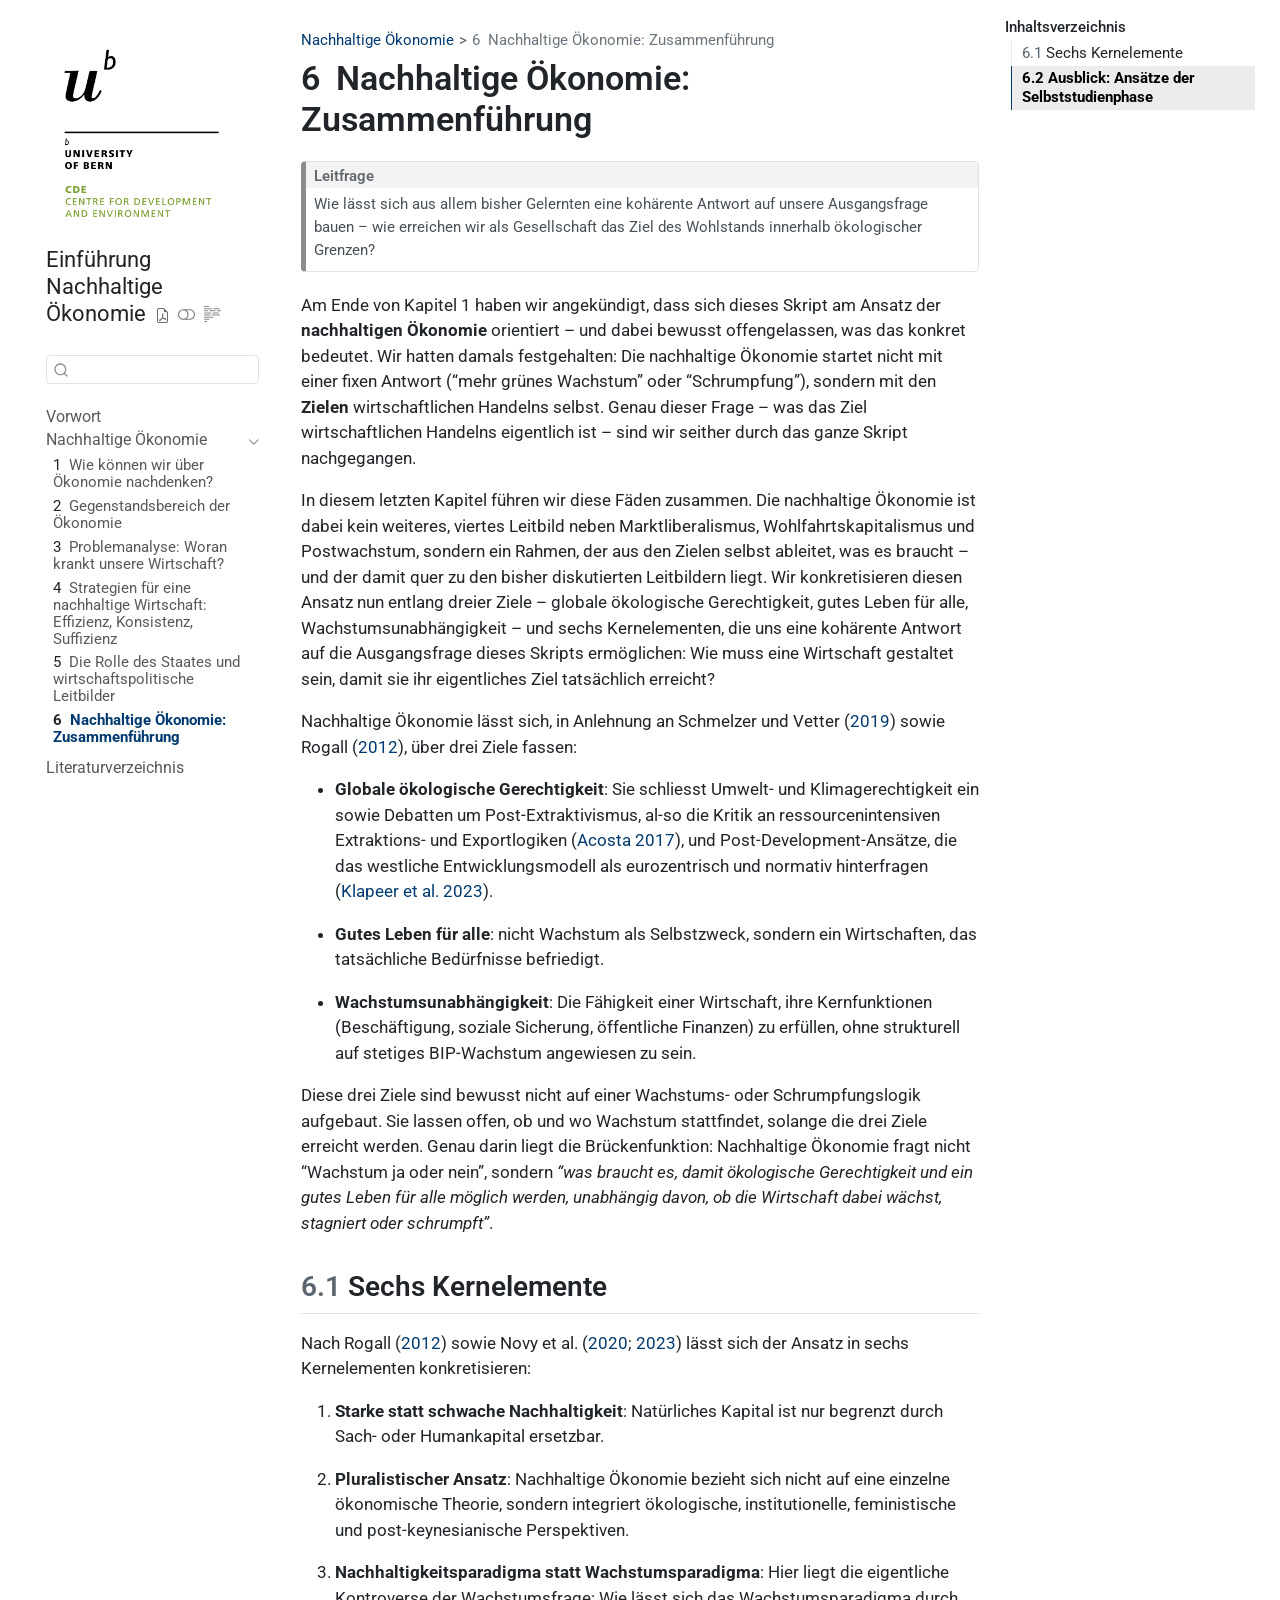
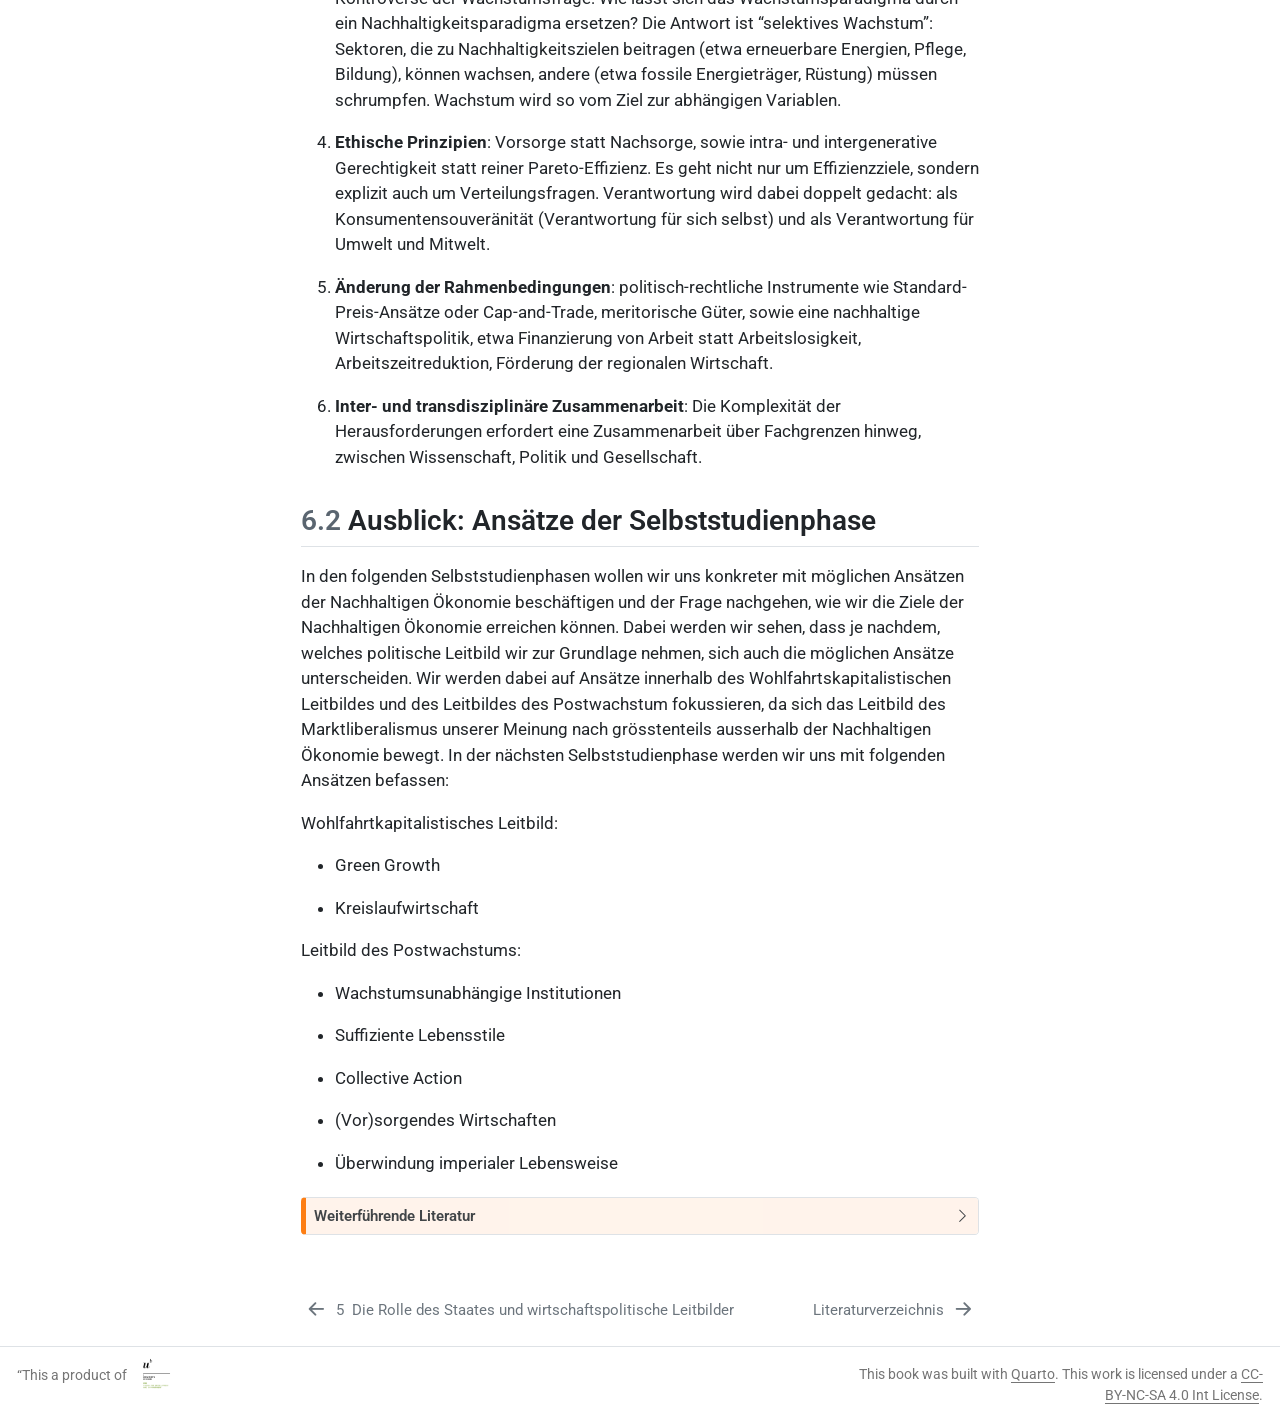
<file: docs/6_zusammenfuehrung/6_intro.html>
<!DOCTYPE html>
<html xmlns="http://www.w3.org/1999/xhtml" lang="de-CH" xml:lang="de-CH"><head>

<meta charset="utf-8">
<meta name="generator" content="quarto-1.10.18">

<meta name="viewport" content="width=device-width, initial-scale=1.0, user-scalable=yes">


<title>6&nbsp; Nachhaltige Ökonomie: Zusammenführung – Einführung Nachhaltige Ökonomie</title>
<style>
/* Default styles provided by pandoc.
** See https://pandoc.org/MANUAL.html#variables-for-html for config info.
*/
span.smallcaps{font-variant: small-caps;}
div.columns{display: flex; gap: 1.5em;}
div.column{flex: auto;}
@media screen {
div.columns{gap: min(4vw, 1.5em);}
div.column{overflow-x: auto;}
}
div.hanging-indent{margin-left: 1.5em; text-indent: -1.5em;}
ul.task-list{list-style: none;}
ul.task-list li input[type="checkbox"] {
  width: 0.8em;
  margin: 0 0.8em 0.2em -1em; /* quarto-specific, see https://github.com/quarto-dev/quarto-cli/issues/4556 */ 
  vertical-align: middle;
}
/* CSS for citations */
div.csl-bib-body { }
div.csl-entry {
  clear: both;
}
.hanging-indent div.csl-entry {
  margin-left:2em;
  text-indent:-2em;
}
div.csl-left-margin {
  min-width:2em;
  float:left;
}
div.csl-right-inline {
  margin-left:2em;
  padding-left:1em;
}
div.csl-indent {
  margin-left: 2em;
}</style>


<script src="../site_libs/quarto-nav/quarto-nav.js"></script>
<script src="../site_libs/quarto-nav/headroom.min.js"></script>
<script src="../site_libs/clipboard/clipboard.min.js"></script>
<script src="../site_libs/quarto-search/autocomplete.umd.js"></script>
<script src="../site_libs/quarto-search/fuse.min.js"></script>
<script src="../site_libs/quarto-search/quarto-search.js"></script>
<meta name="quarto:offset" content="../">
<link href="../references.html" rel="next">
<link href="../5_staat-leitbilder/5_intro.html" rel="prev">
<link href="../images/cdelogo_e.png" rel="icon" type="image/png">
<script src="../site_libs/quarto-html/quarto.js" type="module"></script>
<script src="../site_libs/quarto-html/tabsets/tabsets.js" type="module"></script>
<script src="../site_libs/quarto-html/popper.min.js"></script>
<script src="../site_libs/quarto-html/tippy.umd.min.js"></script>
<script src="../site_libs/quarto-html/anchor.min.js"></script>
<link href="../site_libs/quarto-html/tippy.css" rel="stylesheet">
<link href="../site_libs/quarto-html/quarto-syntax-highlighting-64a204ab8560d761af7679ceaba22944.css" rel="stylesheet" class="quarto-color-scheme" id="quarto-text-highlighting-styles">
<link href="../site_libs/quarto-html/quarto-syntax-highlighting-dark-b85bc7c33db8c58e0ec93c3465666fed.css" rel="stylesheet" class="quarto-color-scheme quarto-color-alternate" id="quarto-text-highlighting-styles">
<link href="../site_libs/quarto-html/quarto-syntax-highlighting-64a204ab8560d761af7679ceaba22944.css" rel="stylesheet" class="quarto-color-scheme-extra" id="quarto-text-highlighting-styles">
<script src="../site_libs/bootstrap/bootstrap.min.js"></script>
<link href="../site_libs/bootstrap/bootstrap-icons.css" rel="stylesheet">
<link href="../site_libs/bootstrap/bootstrap-402df6278987b1c1cf6c287f8ba8e55b.min.css" rel="stylesheet" append-hash="true" class="quarto-color-scheme" id="quarto-bootstrap" data-mode="light">
<link href="../site_libs/bootstrap/bootstrap-dark-db150b37408ade8d98d47d3c9edab02a.min.css" rel="stylesheet" append-hash="true" class="quarto-color-scheme quarto-color-alternate" id="quarto-bootstrap" data-mode="dark">
<link href="../site_libs/bootstrap/bootstrap-402df6278987b1c1cf6c287f8ba8e55b.min.css" rel="stylesheet" append-hash="true" class="quarto-color-scheme-extra" id="quarto-bootstrap" data-mode="light">
<script id="quarto-search-options" type="application/json">{
  "location": "sidebar",
  "copy-button": false,
  "collapse-after": 3,
  "panel-placement": "start",
  "type": "textbox",
  "limit": 50,
  "keyboard-shortcut": [
    "f",
    "/",
    "s"
  ],
  "show-item-context": false,
  "language": {
    "search-no-results-text": "Keine Treffer",
    "search-matching-documents-text": "Treffer",
    "search-copy-link-title": "Link in die Suche kopieren",
    "search-hide-matches-text": "Zusätzliche Treffer verbergen",
    "search-more-match-text": "weitere Treffer in diesem Dokument",
    "search-more-matches-text": "weitere Treffer in diesem Dokument",
    "search-clear-button-title": "Zurücksetzen",
    "search-text-placeholder": "",
    "search-detached-cancel-button-title": "Abbrechen",
    "search-submit-button-title": "Abschicken",
    "search-label": "Suchen"
  }
}</script>
<link rel="preconnect" href="https://fonts.googleapis.com">
<link rel="preconnect" href="https://fonts.gstatic.com" crossorigin="">
<link href="https://fonts.googleapis.com/css2?family=Roboto:ital,wght@0,400;0,700;1,400;1,700&amp;family=Fira+Code:wght@400;500&amp;display=swap" rel="stylesheet">


<link rel="stylesheet" href="../webex.css">
</head>

<body class="nav-sidebar floating quarto-light"><script id="quarto-html-before-body" type="application/javascript">
    const toggleBodyColorMode = (bsSheetEl) => {
      const mode = bsSheetEl.getAttribute("data-mode");
      const bodyEl = window.document.querySelector("body");
      if (mode === "dark") {
        bodyEl.classList.add("quarto-dark");
        bodyEl.classList.remove("quarto-light");
      } else {
        bodyEl.classList.add("quarto-light");
        bodyEl.classList.remove("quarto-dark");
      }
    }
    const toggleBodyColorPrimary = () => {
      const bsSheetEl = window.document.querySelector("link#quarto-bootstrap:not([rel=disabled-stylesheet])");
      if (bsSheetEl) {
        toggleBodyColorMode(bsSheetEl);
      }
    }
    const setColorSchemeToggle = (alternate) => {
      const toggles = window.document.querySelectorAll('.quarto-color-scheme-toggle');
      for (let i=0; i < toggles.length; i++) {
        const toggle = toggles[i];
        if (toggle) {
          if (alternate) {
            toggle.classList.add("alternate");
          } else {
            toggle.classList.remove("alternate");
          }
        }
      }
    };
    const toggleColorMode = (alternate) => {
      // Switch the stylesheets
      const primaryStylesheets = window.document.querySelectorAll('link.quarto-color-scheme:not(.quarto-color-alternate)');
      const alternateStylesheets = window.document.querySelectorAll('link.quarto-color-scheme.quarto-color-alternate');
      manageTransitions('#quarto-margin-sidebar .nav-link', false);
      if (alternate) {
        // note: dark is layered on light, we don't disable primary!
        enableStylesheet(alternateStylesheets);
        for (const sheetNode of alternateStylesheets) {
          if (sheetNode.id === "quarto-bootstrap") {
            toggleBodyColorMode(sheetNode);
          }
        }
      } else {
        disableStylesheet(alternateStylesheets);
        enableStylesheet(primaryStylesheets)
        toggleBodyColorPrimary();
      }
      manageTransitions('#quarto-margin-sidebar .nav-link', true);
      // Switch the toggles
      setColorSchemeToggle(alternate)
      // Hack to workaround the fact that safari doesn't
      // properly recolor the scrollbar when toggling (#1455)
      if (navigator.userAgent.indexOf('Safari') > 0 && navigator.userAgent.indexOf('Chrome') == -1) {
        manageTransitions("body", false);
        window.scrollTo(0, 1);
        setTimeout(() => {
          window.scrollTo(0, 0);
          manageTransitions("body", true);
        }, 40);
      }
    }
    const disableStylesheet = (stylesheets) => {
      for (let i=0; i < stylesheets.length; i++) {
        const stylesheet = stylesheets[i];
        stylesheet.rel = 'disabled-stylesheet';
      }
    }
    const enableStylesheet = (stylesheets) => {
      for (let i=0; i < stylesheets.length; i++) {
        const stylesheet = stylesheets[i];
        if(stylesheet.rel !== 'stylesheet') { // for Chrome, which will still FOUC without this check
          stylesheet.rel = 'stylesheet';
        }
      }
    }
    const manageTransitions = (selector, allowTransitions) => {
      const els = window.document.querySelectorAll(selector);
      for (let i=0; i < els.length; i++) {
        const el = els[i];
        if (allowTransitions) {
          el.classList.remove('notransition');
        } else {
          el.classList.add('notransition');
        }
      }
    }
    const isFileUrl = () => {
      return window.location.protocol === 'file:';
    }
    const hasAlternateSentinel = () => {
      let styleSentinel = getColorSchemeSentinel();
      if (styleSentinel !== null) {
        return styleSentinel === "alternate";
      } else {
        return false;
      }
    }
    const setStyleSentinel = (alternate) => {
      const value = alternate ? "alternate" : "default";
      if (!isFileUrl()) {
        window.localStorage.setItem("quarto-color-scheme", value);
      } else {
        localAlternateSentinel = value;
      }
    }
    const getColorSchemeSentinel = () => {
      if (!isFileUrl()) {
        const storageValue = window.localStorage.getItem("quarto-color-scheme");
        return storageValue != null ? storageValue : localAlternateSentinel;
      } else {
        return localAlternateSentinel;
      }
    }
    const toggleGiscusIfUsed = (isAlternate, darkModeDefault) => {
      const baseTheme = document.querySelector('#giscus-base-theme')?.value ?? 'light';
      const alternateTheme = document.querySelector('#giscus-alt-theme')?.value ?? 'dark';
      let newTheme = '';
      if(authorPrefersDark) {
        newTheme = isAlternate ? baseTheme : alternateTheme;
      } else {
        newTheme = isAlternate ? alternateTheme : baseTheme;
      }
      const changeGiscusTheme = () => {
        // From: https://github.com/giscus/giscus/issues/336
        const sendMessage = (message) => {
          const iframe = document.querySelector('iframe.giscus-frame');
          if (!iframe) return;
          iframe.contentWindow.postMessage({ giscus: message }, 'https://giscus.app');
        }
        sendMessage({
          setConfig: {
            theme: newTheme
          }
        });
      }
      const isGiscussLoaded = window.document.querySelector('iframe.giscus-frame') !== null;
      if (isGiscussLoaded) {
        changeGiscusTheme();
      }
    };
    const authorPrefersDark = false;
    const darkModeDefault = authorPrefersDark;
      document.querySelector('link#quarto-text-highlighting-styles.quarto-color-scheme-extra').rel = 'disabled-stylesheet';
      document.querySelector('link#quarto-bootstrap.quarto-color-scheme-extra').rel = 'disabled-stylesheet';
    let localAlternateSentinel = darkModeDefault ? 'alternate' : 'default';
    // Dark / light mode switch
    window.quartoToggleColorScheme = () => {
      // Read the current dark / light value
      let toAlternate = !hasAlternateSentinel();
      toggleColorMode(toAlternate);
      setStyleSentinel(toAlternate);
      toggleGiscusIfUsed(toAlternate, darkModeDefault);
      window.dispatchEvent(new Event('resize'));
    };
    // Switch to dark mode if need be
    if (hasAlternateSentinel()) {
      toggleColorMode(true);
    } else {
      toggleColorMode(false);
    }
  </script>

<div id="quarto-search-results"></div>
  <header id="quarto-header" class="headroom fixed-top">
  <nav class="quarto-secondary-nav">
    <div class="container-fluid d-flex">
      <button type="button" class="quarto-btn-toggle btn" data-bs-toggle="collapse" role="button" data-bs-target=".quarto-sidebar-collapse-item" aria-controls="quarto-sidebar" aria-expanded="false" aria-label="Seitenleiste umschalten" onclick="if (window.quartoToggleHeadroom) { window.quartoToggleHeadroom(); }">
        <i class="bi bi-layout-text-sidebar-reverse"></i>
      </button>
        <nav class="quarto-page-breadcrumbs" aria-label="breadcrumb"><ol class="breadcrumb"><li class="breadcrumb-item"><a href="../1_oekonomie-denken/1_intro.html">Nachhaltige Ökonomie</a></li><li class="breadcrumb-item"><a href="../6_zusammenfuehrung/6_intro.html"><span class="chapter-number">6</span>&nbsp; <span class="chapter-title">Nachhaltige Ökonomie: Zusammenführung</span></a></li></ol></nav>
        <a class="flex-grow-1" role="navigation" data-bs-toggle="collapse" data-bs-target=".quarto-sidebar-collapse-item" aria-controls="quarto-sidebar" aria-expanded="false" aria-label="Seitenleiste umschalten" onclick="if (window.quartoToggleHeadroom) { window.quartoToggleHeadroom(); }">      
        </a>
      <button type="button" class="btn quarto-search-button" aria-label="Suchen" onclick="window.quartoOpenSearch();">
        <i class="bi bi-search"></i>
      </button>
    </div>
  </nav>
</header>
<!-- content -->
<div id="quarto-content" class="quarto-container page-columns page-rows-contents page-layout-article">
<!-- sidebar -->
  <nav id="quarto-sidebar" class="sidebar collapse collapse-horizontal quarto-sidebar-collapse-item sidebar-navigation floating overflow-auto">
    <div class="pt-lg-2 mt-2 text-left sidebar-header sidebar-header-stacked">
      <a href="../index.html" class="sidebar-logo-link">
      <img src="../images/cdelogo_e.png" alt="" class="sidebar-logo light-content py-0 d-lg-inline d-none">
      <img src="../images/cdelogo_e.png" alt="" class="sidebar-logo dark-content py-0 d-lg-inline d-none">
      </a>
    <div class="sidebar-title mb-0 py-0">
      <a href="../">Einführung Nachhaltige Ökonomie</a> 
        <div class="sidebar-tools-main tools-wide">
    <a href="https://github.com/CDEteaching/Nachhaltig-Wirtschaften/blob/main/pdf/NachhaltigWirtschaften.pdf" title="Kursskript (PDF)" class="quarto-navigation-tool px-1" aria-label="Kursskript (PDF)"><i class="bi bi-file-earmark-pdf"></i></a>
  <a href="" class="quarto-color-scheme-toggle quarto-navigation-tool  px-1" onclick="window.quartoToggleColorScheme(); return false;" title="Dunkelmodus umschalten"><i class="bi"></i></a>
  <a href="" class="quarto-reader-toggle quarto-navigation-tool px-1" onclick="window.quartoToggleReader(); return false;" title="Lesemodus umschalten">
  <div class="quarto-reader-toggle-btn">
  <i class="bi"></i>
  </div>
</a>
</div>
    </div>
      </div>
        <div class="mt-2 flex-shrink-0 align-items-center">
        <div class="sidebar-search">
        <div id="quarto-search" class="" title="Suchen"></div>
        </div>
        </div>
    <div class="sidebar-menu-container"> 
    <ul class="list-unstyled mt-1">
        <li class="sidebar-item">
  <div class="sidebar-item-container"> 
  <a href="../index.html" class="sidebar-item-text sidebar-link">
 <span class="menu-text">Vorwort</span></a>
  </div>
</li>
        <li class="sidebar-item sidebar-item-section">
      <div class="sidebar-item-container"> 
            <a class="sidebar-item-text sidebar-link text-start" data-bs-toggle="collapse" data-bs-target="#quarto-sidebar-section-1" role="navigation" aria-expanded="true">
 <span class="menu-text">Nachhaltige Ökonomie</span></a>
          <a class="sidebar-item-toggle text-start" data-bs-toggle="collapse" data-bs-target="#quarto-sidebar-section-1" role="navigation" aria-expanded="true" aria-label="Abschnitt umschalten">
            <i class="bi bi-chevron-right ms-2"></i>
          </a> 
      </div>
      <ul id="quarto-sidebar-section-1" class="collapse list-unstyled sidebar-section depth1 show">  
          <li class="sidebar-item">
  <div class="sidebar-item-container"> 
  <a href="../1_oekonomie-denken/1_intro.html" class="sidebar-item-text sidebar-link">
 <span class="menu-text"><span class="chapter-number">1</span>&nbsp; <span class="chapter-title">Wie können wir über Ökonomie nachdenken?</span></span></a>
  </div>
</li>
          <li class="sidebar-item">
  <div class="sidebar-item-container"> 
  <a href="../2_gegenstandsbereich/2_intro.html" class="sidebar-item-text sidebar-link">
 <span class="menu-text"><span class="chapter-number">2</span>&nbsp; <span class="chapter-title">Gegenstandsbereich der Ökonomie</span></span></a>
  </div>
</li>
          <li class="sidebar-item">
  <div class="sidebar-item-container"> 
  <a href="../3_problemanalyse/3_intro.html" class="sidebar-item-text sidebar-link">
 <span class="menu-text"><span class="chapter-number">3</span>&nbsp; <span class="chapter-title">Problemanalyse: Woran krankt unsere Wirtschaft?</span></span></a>
  </div>
</li>
          <li class="sidebar-item">
  <div class="sidebar-item-container"> 
  <a href="../4_strategien/4_intro.html" class="sidebar-item-text sidebar-link">
 <span class="menu-text"><span class="chapter-number">4</span>&nbsp; <span class="chapter-title">Strategien für eine nachhaltige Wirtschaft: Effizienz, Konsistenz, Suffizienz</span></span></a>
  </div>
</li>
          <li class="sidebar-item">
  <div class="sidebar-item-container"> 
  <a href="../5_staat-leitbilder/5_intro.html" class="sidebar-item-text sidebar-link">
 <span class="menu-text"><span class="chapter-number">5</span>&nbsp; <span class="chapter-title">Die Rolle des Staates und wirtschaftspolitische Leitbilder</span></span></a>
  </div>
</li>
          <li class="sidebar-item">
  <div class="sidebar-item-container"> 
  <a href="../6_zusammenfuehrung/6_intro.html" class="sidebar-item-text sidebar-link active">
 <span class="menu-text"><span class="chapter-number">6</span>&nbsp; <span class="chapter-title">Nachhaltige Ökonomie: Zusammenführung</span></span></a>
  </div>
</li>
      </ul>
  </li>
        <li class="sidebar-item">
  <div class="sidebar-item-container"> 
  <a href="../references.html" class="sidebar-item-text sidebar-link">
 <span class="menu-text">Literaturverzeichnis</span></a>
  </div>
</li>
    </ul>
    </div>
</nav>
<div id="quarto-sidebar-glass" class="quarto-sidebar-collapse-item" data-bs-toggle="collapse" data-bs-target=".quarto-sidebar-collapse-item"></div>
<!-- margin-sidebar -->
    <div id="quarto-margin-sidebar" class="sidebar margin-sidebar">
        <nav id="TOC" role="doc-toc" class="toc-active">
    <h2 id="toc-title">Inhaltsverzeichnis</h2>
   
  <ul>
  <li><a href="#sechs-kernelemente" id="toc-sechs-kernelemente" class="nav-link active" data-scroll-target="#sechs-kernelemente"><span class="header-section-number">6.1</span> Sechs Kernelemente</a></li>
  <li><a href="#ausblick-ansätze-der-selbststudienphase" id="toc-ausblick-ansätze-der-selbststudienphase" class="nav-link" data-scroll-target="#ausblick-ansätze-der-selbststudienphase"><span class="header-section-number">6.2</span> Ausblick: Ansätze der Selbststudienphase</a></li>
  </ul>
</nav>
    </div>
<!-- main -->
<main class="content" id="quarto-document-content">


<header id="title-block-header" class="quarto-title-block default"><nav class="quarto-page-breadcrumbs quarto-title-breadcrumbs d-none d-lg-block" aria-label="breadcrumb"><ol class="breadcrumb"><li class="breadcrumb-item"><a href="../1_oekonomie-denken/1_intro.html">Nachhaltige Ökonomie</a></li><li class="breadcrumb-item"><a href="../6_zusammenfuehrung/6_intro.html"><span class="chapter-number">6</span>&nbsp; <span class="chapter-title">Nachhaltige Ökonomie: Zusammenführung</span></a></li></ol></nav>
<div class="quarto-title">
<h1 class="title"><span class="chapter-number">6</span>&nbsp; <span class="chapter-title">Nachhaltige Ökonomie: Zusammenführung</span></h1>
</div>



<div class="quarto-title-meta">

    
  
    
  </div>
  


</header>


<div class="leitfrage callout callout-style-default callout-note no-icon callout-titled">
<div class="callout-header d-flex align-content-center">
<div class="callout-icon-container">
<i class="callout-icon no-icon"></i>
</div>
<div class="callout-title-container flex-fill">
<span class="screen-reader-only">Hinweis</span>Leitfrage
</div>
</div>
<div class="callout-body-container callout-body">
<p>Wie lässt sich aus allem bisher Gelernten eine kohärente Antwort auf unsere Ausgangsfrage bauen – wie erreichen wir als Gesellschaft das Ziel des Wohlstands innerhalb ökologischer Grenzen?</p>
</div>
</div>
<p>Am Ende von Kapitel 1 haben wir angekündigt, dass sich dieses Skript am Ansatz der <strong>nachhaltigen Ökonomie</strong> orientiert – und dabei bewusst offengelassen, was das konkret bedeutet. Wir hatten damals festgehalten: Die nachhaltige Ökonomie startet nicht mit einer fixen Antwort (“mehr grünes Wachstum” oder “Schrumpfung”), sondern mit den <strong>Zielen</strong> wirtschaftlichen Handelns selbst. Genau dieser Frage – was das Ziel wirtschaftlichen Handelns eigentlich ist – sind wir seither durch das ganze Skript nachgegangen.</p>
<p>In diesem letzten Kapitel führen wir diese Fäden zusammen. Die nachhaltige Ökonomie ist dabei kein weiteres, viertes Leitbild neben Marktliberalismus, Wohlfahrtskapitalismus und Postwachstum, sondern ein Rahmen, der aus den Zielen selbst ableitet, was es braucht – und der damit quer zu den bisher diskutierten Leitbildern liegt. Wir konkretisieren diesen Ansatz nun entlang dreier Ziele – globale ökologische Gerechtigkeit, gutes Leben für alle, Wachstumsunabhängigkeit – und sechs Kernelementen, die uns eine kohärente Antwort auf die Ausgangsfrage dieses Skripts ermöglichen: Wie muss eine Wirtschaft gestaltet sein, damit sie ihr eigentliches Ziel tatsächlich erreicht?</p>
<p>Nachhaltige Ökonomie lässt sich, in Anlehnung an <span class="citation" data-cites="schmelzerDegrowthPostwachstum2019">Schmelzer und Vetter (<a href="../references.html#ref-schmelzerDegrowthPostwachstum2019" role="doc-biblioref">2019</a>)</span> sowie <span class="citation" data-cites="rogallNachhaltigeOkonomieOkonomische2012">Rogall (<a href="../references.html#ref-rogallNachhaltigeOkonomieOkonomische2012" role="doc-biblioref">2012</a>)</span>, über drei Ziele fassen:</p>
<ul>
<li><p><strong>Globale ökologische Gerechtigkeit</strong>: Sie schliesst Umwelt- und Klimagerechtigkeit ein sowie Debatten um Post-Extraktivismus, al-so die Kritik an ressourcenintensiven Extraktions- und Exportlogiken <span class="citation" data-cites="acostaPostExtractivismDiscoursePractice2017">(<a href="../references.html#ref-acostaPostExtractivismDiscoursePractice2017" role="doc-biblioref">Acosta 2017</a>)</span>, und Post-Development-Ansätze, die das westliche Entwicklungsmodell als eurozentrisch und normativ hinterfragen <span class="citation" data-cites="klapeerPostDevelopment2023">(<a href="../references.html#ref-klapeerPostDevelopment2023" role="doc-biblioref">Klapeer et al. 2023</a>)</span>.</p></li>
<li><p><strong>Gutes Leben für alle</strong>: nicht Wachstum als Selbstzweck, sondern ein Wirtschaften, das tatsächliche Bedürfnisse befriedigt.</p></li>
<li><p><strong>Wachstumsunabhängigkeit</strong>: Die Fähigkeit einer Wirtschaft, ihre Kernfunktionen (Beschäftigung, soziale Sicherung, öffentliche Finanzen) zu erfüllen, ohne strukturell auf stetiges BIP-Wachstum angewiesen zu sein.</p></li>
</ul>
<p>Diese drei Ziele sind bewusst nicht auf einer Wachstums- oder Schrumpfungslogik aufgebaut. Sie lassen offen, ob und wo Wachstum stattfindet, solange die drei Ziele erreicht werden. Genau darin liegt die Brückenfunktion: Nachhaltige Ökonomie fragt nicht “Wachstum ja oder nein”, sondern <em>“was braucht es, damit ökologische Gerechtigkeit und ein gutes Leben für alle möglich werden, unabhängig davon, ob die Wirtschaft dabei wächst, stagniert oder schrumpft”</em>.</p>
<section id="sechs-kernelemente" class="level2" data-number="6.1">
<h2 data-number="6.1" class="anchored" data-anchor-id="sechs-kernelemente"><span class="header-section-number">6.1</span> Sechs Kernelemente</h2>
<p>Nach <span class="citation" data-cites="rogallNachhaltigeOkonomieOkonomische2012">Rogall (<a href="../references.html#ref-rogallNachhaltigeOkonomieOkonomische2012" role="doc-biblioref">2012</a>)</span> sowie Novy et al. <span class="citation" data-cites="novyZukunftfahigesWirtscchaften2020 novyZukunftsfaehigesWirtschaften2023">(<a href="../references.html#ref-novyZukunftfahigesWirtscchaften2020" role="doc-biblioref">2020</a>; <a href="../references.html#ref-novyZukunftsfaehigesWirtschaften2023" role="doc-biblioref">2023</a>)</span> lässt sich der Ansatz in sechs Kernelementen konkretisieren:</p>
<ol type="1">
<li><p><strong>Starke statt schwache Nachhaltigkeit</strong>: Natürliches Kapital ist nur begrenzt durch Sach- oder Humankapital ersetzbar.</p></li>
<li><p><strong>Pluralistischer Ansatz</strong>: Nachhaltige Ökonomie bezieht sich nicht auf eine einzelne ökonomische Theorie, sondern integriert ökologische, institutionelle, feministische und post-keynesianische Perspektiven.</p></li>
<li><p><strong>Nachhaltigkeitsparadigma statt Wachstumsparadigma</strong>: Hier liegt die eigentliche Kontroverse der Wachstumsfrage: Wie lässt sich das Wachstumsparadigma durch ein Nachhaltigkeitsparadigma ersetzen? Die Antwort ist “selektives Wachstum”: Sektoren, die zu Nachhaltigkeitszielen beitragen (etwa erneuerbare Energien, Pflege, Bildung), können wachsen, andere (etwa fossile Energieträger, Rüstung) müssen schrumpfen. Wachstum wird so vom Ziel zur abhängigen Variablen.</p></li>
<li><p><strong>Ethische Prinzipien</strong>: Vorsorge statt Nachsorge, sowie intra- und intergenerative Gerechtigkeit statt reiner Pareto-Effizienz. Es geht nicht nur um Effizienzziele, sondern explizit auch um Verteilungsfragen. Verantwortung wird dabei doppelt gedacht: als Konsumentensouveränität (Verantwortung für sich selbst) und als Verantwortung für Umwelt und Mitwelt.</p></li>
<li><p><strong>Änderung der Rahmenbedingungen</strong>: politisch-rechtliche Instrumente wie Standard-Preis-Ansätze oder Cap-and-Trade, meritorische Güter, sowie eine nachhaltige Wirtschaftspolitik, etwa Finanzierung von Arbeit statt Arbeitslosigkeit, Arbeitszeitreduktion, Förderung der regionalen Wirtschaft.</p></li>
<li><p><strong>Inter- und transdisziplinäre Zusammenarbeit</strong>: Die Komplexität der Herausforderungen erfordert eine Zusammenarbeit über Fachgrenzen hinweg, zwischen Wissenschaft, Politik und Gesellschaft.</p></li>
</ol>
</section>
<section id="ausblick-ansätze-der-selbststudienphase" class="level2" data-number="6.2">
<h2 data-number="6.2" class="anchored" data-anchor-id="ausblick-ansätze-der-selbststudienphase"><span class="header-section-number">6.2</span> Ausblick: Ansätze der Selbststudienphase</h2>
<p>In den folgenden Selbststudienphasen wollen wir uns konkreter mit möglichen Ansätzen der Nachhaltigen Ökonomie beschäftigen und der Frage nachgehen, wie wir die Ziele der Nachhaltigen Ökonomie erreichen können. Dabei werden wir sehen, dass je nachdem, welches politische Leitbild wir zur Grundlage nehmen, sich auch die möglichen Ansätze unterscheiden. Wir werden dabei auf Ansätze innerhalb des Wohlfahrtskapitalistischen Leitbildes und des Leitbildes des Postwachstum fokussieren, da sich das Leitbild des Marktliberalismus unserer Meinung nach grösstenteils ausserhalb der Nachhaltigen Ökonomie bewegt. In der nächsten Selbststudienphase werden wir uns mit folgenden Ansätzen befassen:</p>
<p>Wohlfahrtkapitalistisches Leitbild:</p>
<ul>
<li><p>Green Growth</p></li>
<li><p>Kreislaufwirtschaft</p></li>
</ul>
<p>Leitbild des Postwachstums:</p>
<ul>
<li><p>Wachstumsunabhängige Institutionen</p></li>
<li><p>Suffiziente Lebensstile</p></li>
<li><p>Collective Action</p></li>
<li><p>(Vor)sorgendes Wirtschaften</p></li>
<li><p>Überwindung imperialer Lebensweise</p></li>
</ul>
<div class="callout callout-style-default callout-caution no-icon callout-titled">
<div class="callout-header d-flex align-content-center collapsed" data-bs-toggle="collapse" data-bs-target=".callout-2-contents" aria-controls="callout-2" aria-expanded="false" aria-label="Toggle callout">
<div class="callout-icon-container">
<i class="callout-icon no-icon"></i>
</div>
<div class="callout-title-container flex-fill">
<span class="screen-reader-only">Vorsicht</span>Weiterführende Literatur
</div>
<div class="callout-btn-toggle d-inline-block border-0 py-1 ps-1 pe-0 float-end"><i class="callout-toggle"></i></div>
</div>
<div id="callout-2" class="callout-2-contents callout-collapse collapse">
<div class="callout-body-container callout-body">
<p>Bei Interesse können Sie sich zur Veranschaulichung zur Green Growth Position <a href="https://www.youtube.com/watch?v=2rYNewZEazA&amp;t=1129s" target="_blank">das Statement von Paolo Gentiloni</a> (European Commissioner for Economy) der Beyond Growth Konferenz anschauen.</p>
<p>Die Postwachstumsposition wird gut in einem <a href="https://www.youtube.com/watch?v=vij3Q6bE6X4" target="_blank">Input von Timothée Parrique</a> an der selben Konferenz veranschaulicht.</p>
</div>
</div>
</div>


<div id="refs" class="references csl-bib-body hanging-indent" role="list" style="display: none">
<div id="ref-acostaPostExtractivismDiscoursePractice2017" class="csl-entry" role="listitem">
Acosta, Alberto. 2017. <span>«Post-Extractivism: From Discourse to Practice—Reflections for Action»</span>. <em>International Development Policy | Revue Internationale de Politique de Développement</em>, Nr. 9: 77–101. <a href="https://doi.org/10/ggh26b">https://doi.org/10/ggh26b</a>.
</div>
<div id="ref-klapeerPostDevelopment2023" class="csl-entry" role="listitem">
Klapeer, Christine M., Karin Fischer, Gerhard Hauck, und Manuela Boatcă. 2023. <span>«Post-Development»</span>. In <em>Handbuch Entwicklungsforschung</em>. Springer Fachmedien. <a href="https://doi.org/10.1007/978-3-658-32946-4_12">https://doi.org/10.1007/978-3-658-32946-4_12</a>.
</div>
<div id="ref-novyZukunftfahigesWirtscchaften2020" class="csl-entry" role="listitem">
Novy, Andreas, Richard Bärnthaler, und Veronika Heimerl. 2020. <em>Zukunftfähiges Wirtscchaften</em>. Beltz Juventa.
</div>
<div id="ref-novyZukunftsfaehigesWirtschaften2023" class="csl-entry" role="listitem">
Novy, Andreas, Richard Bärnthaler, und Magdalena Prieler. 2023. <em>Zukunftsfähiges Wirtschaften: Herausforderungen der sozialökologischen Transformation</em>. 2. Auflage. Juventa Verlag.
</div>
<div id="ref-rogallNachhaltigeOkonomieOkonomische2012" class="csl-entry" role="listitem">
Rogall, Holger. 2012. <em>Nachhaltige Ökonomie. Ökonomische Theorie und Praxis einer Nachhaltigen Entwicklung</em>. 2., überarbeitete und stark erweiterte Auflage. Metropolis.
</div>
<div id="ref-schmelzerDegrowthPostwachstum2019" class="csl-entry" role="listitem">
Schmelzer, Matthias, und Andrea Vetter. 2019. <em>Degrowth/Postwachstum</em>. Junius.
</div>
</div>
</section>

</main> <!-- /main -->
<script>



/* definition of content for the buttons */

const webex_buttons = {check_hidden:          "<b>&check;</b>",

                       check_hidden_alt:      "Check answer",

                       check_shown:           "<b>&lsh;</b>",

                       check_shown_alt:       "Hide check",

                       check_of_total:        "/",

                       solution:              "<b>&quest;</b>",

                       solution_alt:          "Correct solution",

                       question_next:         "<b>&#8634;</b>",

                       question_next_alt:     "Next question",

                       question_previous:     "",

                       question_previous_alt: ""}





/* update total correct if #webex-total_correct exists */

update_total_correct = function() {

  console.log("webex: update total_correct");



  document.querySelectorAll(".webex-total_correct").forEach(total => {

    p = total.closest(".webex-box");

    var correct = p.getElementsByClassName("webex-correct").length;

    var solvemes = p.getElementsByClassName("webex-solveme").length;

    var radiogroups = p.getElementsByClassName("webex-radiogroup").length;

    var selects = p.getElementsByClassName("webex-select").length;

    /* no specific class on input node, thus searching via query selector */

    var checkboxgroups = p.querySelectorAll("div[class=webex-checkboxgroup] input[type=checkbox]").length



    /* show number of correct / total number of answers */

    total.innerHTML = correct + "&nbsp;" + webex_buttons.check_of_total + "&nbsp;" + (solvemes + radiogroups + checkboxgroups + selects);

  });

}



/* check answers */

check_func = function() {

  console.log("webex: check answer");



  //var cl = elem.parentElement.classList;

  var cl = this.closest(".webex-box").classList;

  if (cl.contains("unchecked")) {

    cl.remove("unchecked");

    this.innerHTML = webex_buttons.check_shown; //"Hide check";

    if (webex_buttons.check_shown_alt.length > 0) this.setAttribute("title", webex_buttons.check_shown_alt);

  } else {

    cl.add("unchecked");

    this.innerHTML = webex_buttons.check_hidden; //"Check answer";

    if (webex_buttons.check_hidden_alt.length > 0) this.setAttribute("title", webex_buttons.check_hidden_alt);

  }

}



/* helper functions for checking the webex ID */

const id_checker = {"fmt": new RegExp("[g-zG-Z]"),

                    "load": function(e) { return e.getAttribute("id").match("(?<=(-)).*$")[0]; },

                    "eval": new TextEncoder(),

                    "dval": new TextDecoder()}



/* Show/hide correct solution */

solution_func = function() {

  console.log("webex: show/hide solution");



  var div = this.closest(".webex-question").querySelector(".webex-solution");

  var cl = div.classList;



  if (cl.contains("visible")) {

    cl.remove("visible");

  } else {

    cl.add("visible");

  }

}



/* function to check if the real answer is numeric */

convert_to_numeric = function(x) {

  if (typeof x == "string") {

    /* do nothing */

  } else if (x.length == 1) {

    /* take first element */

    x = x[0]

  } else {

    return NaN;

  }



  /* remove spaces for easier parsing */

  x = x.replace(/\s/g, "");



  /* Define patterns for different formats, note that spaces have been removed above */

  const patterns = [

    {regex: /^[+-]?\d+(\.\d{3})*,\d+$/, decimal: ",", thousand: "." },  // Format: "1.100.100.100,3"

    {regex: /^[+-]?\d+(,\d{3})*\.\d+$/, decimal: ".", thousand: "," },  // Format: "1,100,100,100.3"

    {regex: /^[+-]?\d+(\.|\.\d+)?$/, decimal: "." },                    // Format: "1100100100.5" or "1100100100."

    {regex: /^[+-]?\d+(,|,\d+)$/, decimal: "," }                        // Format: "1100100100,5" or "1100100100,"

  ];





  /* testing all regular expressions, convert to float if possible */

  for (const { regex, decimal, thousand } of patterns) {

    if (regex.test(x)) {

      let numeric = x;

      if (thousand) numeric = numeric.replace(new RegExp(`\\${thousand}`, "g"), "");

      numeric = numeric.replace(decimal, ".");

      return parseFloat(numeric);

    }

  }



  /* input of length 1 but none of the known formats, return NaN */

  return NaN;

}



/* Checking webex ID, returns formalsol */

check_id = function(e) {

  /* loading webex ID */

  var id = id_checker["load"](e);



  /* extracting answer */

  let answer = e.dataset.answer;



  /* checking unique id, prepare and return array */

  if (!id_checker["fmt"].test(id)) {

    const a = id_checker["eval"].encode(atob(answer));

    const b = id_checker["eval"].encode(id);

    const res = a.map((byte, index) => byte^b[index % b.length]);

    answer = id_checker["dval"].decode(res);

    /* Replacing &amp; with ' before parsing */

    answer = answer.replaceAll("&apos;", "'");

  }



  return JSON.parse(answer);

}



/* function for checking solveme answers */

solveme_func = function(e) {

  /* avoid that keyup and keychange twice execute this function within nms = 10

   * ms, clearing inputTimer and add timeout */

  console.log("webex: check solveme");



  /* float, precision for checking numeric answers */

  const eps = 0.00000000000001;



  /* get last checked user answer */

  const question = this.closest(".webex-question")



  /* extracting classes */

  var cl = this.classList;

  var my_answer = this.value;



  /* extracting classes */

  var cl = this.classList;



  /* empty answer? Job done */

  if (my_answer == "") {

    cl.remove("webex-correct");

    cl.remove("webex-incorrect");

    return false;

  }



  /* Find closest (parent) webex-question */

  let formalsols = check_id(this)



  /* by default we assume the users' answer is incorrect */

  var user_answer_correct = false;



  /* check if the correct answer is numeric, i.e. if 

   * formalsols is of length 1 containing one single numeric

   * value in a known format, else, NaN is returned */

  const num_formalsol = convert_to_numeric(formalsols);

  const num_my_answer = convert_to_numeric(my_answer);



  /* if the correct answer is numeric (float), the user's answer

   * must also be numeric. If not, it is wrong. Else we can

   * compare floating point numbers */

  if (!isNaN(num_formalsol) && !isNaN(num_my_answer)) {

    /* check if the real answer and the user input are numerically the same;

     * adding 'delta' to avoid precision issues */

    var diff = Math.abs(num_formalsol - num_my_answer);

    if (diff < parseFloat(this.dataset.tol) + eps) { user_answer_correct = true; }



  /* if the question contains regex, a regular expression is used

   * to evaluate the users answer. Allows for multiple regular expressions */

  } else if (cl.contains("regex")) {

    for (let i = 0; i < formalsols.length; i++) {

        let regex = new RegExp(formalsols[i], cl.contains("ignorecase") ? "i" : "");

        if (regex.test(my_answer)) { user_answer_correct = true; break; }

    }



  /* else we evaluate on 'string level', considering the creators preferences

   * regarding set options */

  } else {

    /* modify/prepare answer */

    if (cl.contains("ignorecase")) { my_answer = my_answer.toLowerCase(); }

    if (cl.contains("nospaces"))   { my_answer = my_answer.replace(/ /g, ""); }



    /* if the real answer includes user input - correct */

    if (formalsols.includes(my_answer)) {

      user_answer_correct = true;

  

      // added regex bit

      if (cl.contains("regex")) {

        answer_regex = RegExp(formalsols.join("|"))

        if (answer_regex.test(my_answer)) {

          cl.add("webex-correct");

        }

      }

    }

  }



  if (user_answer_correct) {

      cl.add("webex-correct");

      cl.remove("webex-incorrect");

  } else {

      cl.add("webex-incorrect");

      cl.remove("webex-correct");

  }



  update_total_correct();



}



/* function for checking select answers */

select_func = function(e) {

  console.log("webex: check select");



  var options   = [];

  Array.from(this.querySelectorAll("option")).forEach((option, index) => {

    if (!option.hasAttribute("value") || !option.getAttribute("value") === "blank") {

      options.push(option);

    }

  });



  /* get selected option */

  function get_selected(options) { return options.findIndex(option => option.selected); }

  var option_index = get_selected(options)



  /* loading webex ID */

  var formalsol = check_id(this)



  /* add class for current selection */

  this.classList.remove("webex-incorrect");

  this.classList.remove("webex-correct");

  if (option_index >= 0) {

    this.classList.add(formalsol[option_index] === 1 ? "webex-correct" : "webex-incorrect");

  }



  update_total_correct();

}



/* function for checking radiogroups answers */

radiogroups_func = function(e) {

  console.log("webex: check radiogroups");



  /* get real answer (binary integer array) */

  var id = e.target.getAttribute("name");

  var group = document.querySelector(".webex-radiogroup[id='webex-" + id + "']");

  var formalsol = check_id(group)



  /* check which radiobuttion is selected (user answer) */

  function get_checked(radios) {

    return radios.findIndex(radios => radios.checked);

  }

  var radios = Array.from(group.querySelectorAll("input[type='radio']"))

  var radio_index = get_checked(radios);



  /* remove existing classes */

  radios.forEach(radio => {

    let cl = radio.closest("label").classList

    cl.remove("webex-incorrect");

    cl.remove("webex-correct");

  });



  /* add class for current selection */

  let cl = radios[radio_index].closest("label").classList

  if (formalsol[radio_index] === 1) {

      cl.add("webex-correct");

  } else {

      cl.add("webex-incorrect");

  }



  update_total_correct();

}





/* function for checking checkboxgroups answers */

checkboxgroups_func = function(e) {

  console.log("webex: check checkboxgroups");



  /* get real answer (binary integer array) */

  var group = document.querySelector(".webex-checkboxgroup[id='" + this.id + "']");

  var formalsol = check_id(group);



  /* check which checkbox is checked (user answer) */

  function get_checked(group) {

      const checkboxes = Array.from(group.querySelectorAll("input[type='checkbox']"));

      return checkboxes.reduce((indices, checkbox, index) => {

          if (checkbox.checked) indices.push(index);

          return indices;

      }, []);

  }

  var checks = Array.from(group.querySelectorAll("input[type='checkbox']"));

  var check_index = get_checked(group);



  checks.forEach((e, index) => {

    var label = e.parentNode;

    var ans = formalsol[index];

    if ((e.checked && ans === 1) || (!e.checked && ans === 0)) {

        label.setAttribute("class", "webex-correct")

    } else {

        label.setAttribute("class", "webex-incorrect")

    }

  });



  update_total_correct();

}



/* shuffling array (thanks to stack overflow)

 * If argument x is an integer we create an integer sequence

 * from 0, 1, ..., (x - 1) and return a shuffled version. If

 * the input is an array, we simply shuffle it */

shuffle_array = function(x) {

   if (Number.isInteger(x) && !isNaN(x)) {

     x = Array.from({length: x}, (v, i) => i);

   }

   let shuffled = x.map(value => ({ value, sort: Math.random() }))

        .sort((a, b) => a.sort - b.sort).map(({ value }) => value)

   return shuffled;

}



/* ---------------------------------------------------------

 * ---------------------------------------------------------

 * --------------------------------------------------------- */

window.onload = function() {

  //console.log("webex: onload");



  /* setting up buttons and actions to show/hide answers */

  document.querySelectorAll(".webex-check").forEach(section => {

    section.classList.add("unchecked");



    /* ul to take up the list items with buttons */

    let button_ul = document.createElement("ul");

    button_ul.setAttribute("class", "webex-button-list");

    section.appendChild(button_ul);



    /* button to _check_ if answers given are correct */

    let li_check = document.createElement("li");

    button_ul.appendChild(li_check); /* add list item to ul */

    let btn_check = document.createElement("button");

    btn_check.innerHTML = webex_buttons.check_hidden;  // "Check answer";

    btn_check.setAttribute("class", "webex-button webex-button-check");

    if (webex_buttons.check_hidden_alt.length > 0) btn_check.setAttribute("title", webex_buttons.check_hidden_alt);

    btn_check.onclick = check_func;

    li_check.appendChild(btn_check);



    /* span to show current number of points (when _check_ active) */

    let spn = document.createElement("span");

    spn.classList.add("webex-total_correct");

    li_check.appendChild(spn);



    /* button to show the _solution_ if there is one */

    var has_solution = section.parentNode.querySelectorAll(".webex-solution").length > 0;

    if (has_solution) {

      let li_solution = document.createElement("li");

      button_ul.appendChild(li_solution); /* add list item to ul */

      let btn_solution = document.createElement("button");

      btn_solution.innerHTML = webex_buttons.solution; // "Correct answer";

      btn_solution.setAttribute("class", "webex-button webex-button-solution");

      if (webex_buttons.solution_alt.length > 0) btn_solution.setAttribute("title", webex_buttons.solution_alt);

      btn_solution.onclick = solution_func;

      li_solution.appendChild(btn_solution);

    }



  });



  /* set up webex-solveme inputs */

  document.querySelectorAll(".webex-solveme").forEach(solveme => {

    solveme.setAttribute("autocomplete","off");

    solveme.setAttribute("autocorrect", "off");

    solveme.setAttribute("autocapitalize", "off");

    solveme.setAttribute("spellcheck", "false");

    solveme.value = "";



    /* adjust answer for 'no spaces' (ignore spaces) */

    if (solveme.classList.contains("nospaces")) {

      solveme.dataset.answer = solveme.dataset.answer.replace(/ /g, "");

    }



    /* attach checking function, triggered on key up, change, and when

     * elemnt is out of focus. Only evaluated once by tracking changes

     * via variable solveme_last_user_answer */

    solveme.addEventListener("keyup",  solveme_func);

    solveme.addEventListener("change", solveme_func);

    solveme.addEventListener("blur",   solveme_func);



    /* adding span to show correct/incorrect icon */

    solveme.insertAdjacentHTML("afterend", " <span class='webex-icon'></span>")

  });



  /* set up radiogroups (single choice questions with display = "buttons") */

  document.querySelectorAll(".webex-radiogroup").forEach(radiogroup => {

    radiogroup.onchange = radiogroups_func;

  });



  /* set up checkboxgroups (multiple choice questions with display = "buttons") */

  document.querySelectorAll(".webex-checkboxgroup").forEach(checkboxgroup => {

    checkboxgroup.onchange = checkboxgroups_func;

  });



  /* set up selects (dropdown menus) */

  document.querySelectorAll(".webex-select").forEach(select => {

    select.onchange = select_func;

    /* append webex-icon for correct/incorrect icons */

    var elem = document.createElement("span")

    elem.classList.add("webex-icon")

    select.parentNode.appendChild(elem)

  });



  /* change to next/previous question if multiple are available */

  function handleQuestionClick(group, questions, step) {

    return async function() {

      /* get question order as integer vector */

      let questionOrder = group.dataset.questionOrder.split(",").map(str => parseInt(str));



      /* current question/position */

      let currentPosition = parseInt(group.dataset.currentPosition);



      /* Hide the current question */

      questions.forEach(question => { question.classList.remove("active"); });



      /* Move to the next question index */

      currentPosition = (currentPosition + step) % questionOrder.length;

      if (currentPosition < 0) currentPosition = currentPosition + questionOrder.length



      /* Display the new question */

      questions[questionOrder[currentPosition]].classList.add("active");



      // Update the currentPosition data attribute on the group div

      group.dataset.currentPosition = currentPosition;

    };

  }



  document.querySelectorAll(".webex-group").forEach(group => {

    const questions = Array.from(group.querySelectorAll(".webex-question"));



    /* Create vector with question order. If the webex-group does

     * not have class '.noshuffle' we will randomly shuffle the order */

    let questionOrder = Array.from({length: questions.length}, (v, i) => i);

    if (!group.classList.contains("noshuffle")) {

      questionOrder = shuffle_array(questionOrder);

    }



    /* take start position (if set) or start at 0 */

    const currentPosition = parseInt(group.getAttribute("data-start-position")) || 0;



    /* show the default question for each group */

    questions[questionOrder[currentPosition]].classList.add("active");



    /* store random order of questions as well as current position */

    group.dataset.questionOrder   = questionOrder;

    group.dataset.currentPosition = currentPosition;



    /* find all webex-questions, search for .webex-button-list and

     * populate the list with necessary <li><button>...</button></li> elements */

    questions.forEach(question => {

        let button_ul = question.querySelector("ul.webex-button-list");



        let li_next = document.createElement("li");

        let nextButton = document.createElement("button");

        nextButton.setAttribute("class", "webex-button webex-button-next");

        if (webex_buttons.question_next_alt.length > 0) nextButton.setAttribute("title", webex_buttons.question_next_alt);

        nextButton.innerHTML = webex_buttons.question_next; // "Next question";

        nextButton.addEventListener("click", handleQuestionClick(group, questions, 1));

        li_next.appendChild(nextButton);



        let li_previous = document.createElement("li");

        let previousButton = document.createElement("button");

        previousButton.setAttribute("class", "webex-button webex-button-previous");

        if (webex_buttons.question_previous_alt.length > 0) previousButton.setAttribute("title", webex_buttons.question_previous_alt);

        previousButton.innerHTML = webex_buttons.question_previous; // "Previous question";

        previousButton.addEventListener("click", handleQuestionClick(group, questions, -1));

        li_previous.appendChild(previousButton);



        if (webex_buttons.question_previous.length > 0) button_ul.appendChild(li_previous);

        if (webex_buttons.question_next.length > 0) button_ul.appendChild(li_next);

    });

  });



  /* Development options */

  document.querySelectorAll(".webex-question.check").forEach(question => {

      question.querySelector(".webex-button-check").click()

  });

  document.querySelectorAll(".webex-question.solution").forEach(question => {

      let btn = question.querySelector(".webex-button-solution");

      if (btn !== null) { btn.click(); }

  });



  /* Pre-filling <input> fields */

  document.querySelectorAll(".webex-question.prefill").forEach(question => {

      question.querySelectorAll("input.webex-solveme").forEach(solveme => {

          let x = JSON.parse(solveme.dataset.answer);

          solveme.value = x[0];

          /* Trigger the on change event */

          solveme.dispatchEvent(new Event("change"));

      });



      /* Pre-filling radiogroups, that is for schoice questions */

      question.querySelectorAll(".webex-radiogroup").forEach(radiogroup => {

          let x = JSON.parse(radiogroup.dataset.answer);

          let idx = x.indexOf(1);

          let radios = radiogroup.querySelectorAll('input[type="radio"]');

          radios[idx].checked = true;

          /* Trigger the on change event */

          radios[idx].dispatchEvent(new Event("change", { bubbles: true }));

      });



      /* Pre-filling checkboxgroups, that is for schoice questions w/ dropdown menus */

      question.querySelectorAll(".webex-select").forEach(dropdown => {

          let x = JSON.parse(dropdown.dataset.answer);

          let idx = x.indexOf(1) + 1; /* +1 to skip the first blank option */

          let options = dropdown.querySelectorAll("option");

          options[idx].selected = true;

          /* Trigger the on change event */

          options[idx].dispatchEvent(new Event("change", { bubbles: true }));

      });



      /* Pre-filling checkboxgroups, that is for mchoice questions */

      question.querySelectorAll(".webex-checkboxgroup").forEach(radiogroup => {

          let x = JSON.parse(radiogroup.dataset.answer);

          let checkboxes = radiogroup.querySelectorAll('input[type="checkbox"]');

          for (let i = 0; i < checkboxes.length; i++) {

              checkboxes[i].checked = x[i];

          }

          /* Trigger the on change event */

          checkboxes[0].dispatchEvent(new Event("change", { bubbles: true }));

      });

  });



  /* Show set tolerance (devel option) */

  function calc_width(x, txt, offset = 20) {

      /* We do the following:

       * Create a new span, insert the value we need in the .tolerance

       * input node, and calculate its offsetWidth. Then remove it

       * again; this is just used to calculate the required width. */

      var cwtmp = document.createElement("span");

      x.appendChild(cwtmp);

      cwtmp.innerHTML = txt || "";

      var w = parseInt(cwtmp.getBoundingClientRect().width) + offset;

      cwtmp.remove();

      return w;

  }



  /* If tolerance should be shown (devel option) we calculate:

   * - the width required to properly display the solution

   * - the width required to properly display the tolerance

   * - add a new element to display the tolerance

   * - reduce the width of the solution input box. */

  document.querySelectorAll(".webex-question.tolerance").forEach(question => {

      question.querySelectorAll("input[data-tol]").forEach(elem => {

          var w = null;



          /* Add new element showing the tolerance */

          let tol = document.createElement("input");

          tol.type = "text"; // <inpyt type="text">

          tol.disabled = true; // Disable input element

          tol.classList.add("tolerance"); // Appending class

          tol.value = "Â± " + elem.getAttribute("data-tol");



          /* Add new node */

          elem.parentNode.insertBefore(tol, elem)



          var body     = document.querySelector("body");

          //tol.value = "Â± " + "0.0000007";

          //tol.value = "Â± " + "0.07";

          w    = calc_width(body, tol.value);

          wold = parseInt(elem.getBoundingClientRect().width);

          wmin = calc_width(body, elem.value);



          /* Calculate required width of the 'tolerance' node, and the

           * reduction of the original 'input' node */

          let wnew = Math.max(wmin, wold - w);

          tol.style.width  = w + "px";

          elem.style.width = wnew + "px";

      });

  });



  update_total_correct();

}



</script>
<script id="quarto-html-after-body" type="application/javascript">
  window.document.addEventListener("DOMContentLoaded", function (event) {
    // Ensure there is a toggle, if there isn't float one in the top right
    if (window.document.querySelector('.quarto-color-scheme-toggle') === null) {
      const a = window.document.createElement('a');
      a.classList.add('top-right');
      a.classList.add('quarto-color-scheme-toggle');
      a.href = "";
      a.onclick = function() { try { window.quartoToggleColorScheme(); } catch {} return false; };
      const i = window.document.createElement("i");
      i.classList.add('bi');
      a.appendChild(i);
      window.document.body.appendChild(a);
    }
    setColorSchemeToggle(hasAlternateSentinel())
    const icon = "";
    const anchorJS = new window.AnchorJS();
    anchorJS.options = {
      placement: 'right',
      icon: icon
    };
    anchorJS.add('.anchored');
    const isCodeAnnotation = (el) => {
      for (const clz of el.classList) {
        if (clz.startsWith('code-annotation-')) {                     
          return true;
        }
      }
      return false;
    }
    const onCopySuccess = function(e) {
      // button target
      const button = e.trigger;
      // don't keep focus
      button.blur();
      // flash "checked"
      button.classList.add('code-copy-button-checked');
      var currentTitle = button.getAttribute("title");
      button.setAttribute("title", "Kopiert");
      let tooltip;
      if (window.bootstrap) {
        button.setAttribute("data-bs-toggle", "tooltip");
        button.setAttribute("data-bs-placement", "left");
        button.setAttribute("data-bs-title", "Kopiert");
        tooltip = new bootstrap.Tooltip(button, 
          { trigger: "manual", 
            customClass: "code-copy-button-tooltip",
            offset: [0, -8]});
        tooltip.show();    
      }
      setTimeout(function() {
        if (tooltip) {
          tooltip.hide();
          button.removeAttribute("data-bs-title");
          button.removeAttribute("data-bs-toggle");
          button.removeAttribute("data-bs-placement");
        }
        button.setAttribute("title", currentTitle);
        button.classList.remove('code-copy-button-checked');
      }, 1000);
      // clear code selection
      e.clearSelection();
    }
    const getTextToCopy = function(trigger) {
      const outerScaffold = trigger.parentElement.cloneNode(true);
      const codeEl = outerScaffold.querySelector('code');
      for (const childEl of codeEl.children) {
        if (isCodeAnnotation(childEl)) {
          childEl.remove();
        }
      }
      return codeEl.innerText;
    }
    const clipboard = new window.ClipboardJS('.code-copy-button:not([data-in-quarto-modal])', {
      text: getTextToCopy
    });
    clipboard.on('success', onCopySuccess);
    if (window.document.getElementById('quarto-embedded-source-code-modal')) {
      const clipboardModal = new window.ClipboardJS('.code-copy-button[data-in-quarto-modal]', {
        text: getTextToCopy,
        container: window.document.getElementById('quarto-embedded-source-code-modal')
      });
      clipboardModal.on('success', onCopySuccess);
    }
      var localhostRegex = new RegExp(/^(?:http|https):\/\/localhost\:?[0-9]*\//);
      var mailtoRegex = new RegExp(/^mailto:/);
        var filterRegex = new RegExp('/' + window.location.host + '/');
      var isInternal = (href) => {
          return filterRegex.test(href) || localhostRegex.test(href) || mailtoRegex.test(href);
      }
      // Inspect non-navigation links and adorn them if external
     var links = window.document.querySelectorAll('a[href]:not(.nav-link):not(.navbar-brand):not(.toc-action):not(.sidebar-link):not(.sidebar-item-toggle):not(.pagination-link):not(.no-external):not([aria-hidden]):not(.dropdown-item):not(.quarto-navigation-tool):not(.about-link)');
      for (var i=0; i<links.length; i++) {
        const link = links[i];
        if (!isInternal(link.href)) {
          // undo the damage that might have been done by quarto-nav.js in the case of
          // links that we want to consider external
          if (link.dataset.originalHref !== undefined) {
            link.href = link.dataset.originalHref;
          }
        }
      }
    function tippyHover(el, contentFn, onTriggerFn, onUntriggerFn) {
      const config = {
        allowHTML: true,
        maxWidth: 500,
        delay: 100,
        arrow: false,
        appendTo: function(el) {
            return el.parentElement;
        },
        interactive: true,
        interactiveBorder: 10,
        theme: 'quarto',
        placement: 'bottom-start',
      };
      if (contentFn) {
        config.content = contentFn;
      }
      if (onTriggerFn) {
        config.onTrigger = onTriggerFn;
      }
      if (onUntriggerFn) {
        config.onUntrigger = onUntriggerFn;
      }
      window.tippy(el, config); 
    }
    const noterefs = window.document.querySelectorAll('a[role="doc-noteref"]');
    for (var i=0; i<noterefs.length; i++) {
      const ref = noterefs[i];
      tippyHover(ref, function() {
        // use id or data attribute instead here
        let href = ref.getAttribute('data-footnote-href') || ref.getAttribute('href');
        try { href = new URL(href).hash; } catch {}
        const id = href.replace(/^#\/?/, "");
        const note = window.document.getElementById(id);
        if (note) {
          return note.innerHTML;
        } else {
          return "";
        }
      });
    }
    const xrefs = window.document.querySelectorAll('a.quarto-xref');
    const processXRef = (id, note) => {
      // Strip column container classes
      const stripColumnClz = (el) => {
        el.classList.remove("page-full", "page-columns");
        if (el.children) {
          for (const child of el.children) {
            stripColumnClz(child);
          }
        }
      }
      stripColumnClz(note)
      if (id === null || id.startsWith('sec-')) {
        // Special case sections, only their first couple elements
        const container = document.createElement("div");
        if (note.children && note.children.length > 2) {
          container.appendChild(note.children[0].cloneNode(true));
          for (let i = 1; i < note.children.length; i++) {
            const child = note.children[i];
            if (child.tagName === "P" && child.innerText === "") {
              continue;
            } else {
              container.appendChild(child.cloneNode(true));
              break;
            }
          }
          if (window.Quarto?.typesetMath) {
            window.Quarto.typesetMath(container);
          }
          return container.innerHTML
        } else {
          if (window.Quarto?.typesetMath) {
            window.Quarto.typesetMath(note);
          }
          return note.innerHTML;
        }
      } else {
        // Remove any anchor links if they are present
        const anchorLink = note.querySelector('a.anchorjs-link');
        if (anchorLink) {
          anchorLink.remove();
        }
        if (window.Quarto?.typesetMath) {
          window.Quarto.typesetMath(note);
        }
        if (note.classList.contains("callout")) {
          return note.outerHTML;
        } else {
          return note.innerHTML;
        }
      }
    }
    for (var i=0; i<xrefs.length; i++) {
      const xref = xrefs[i];
      tippyHover(xref, undefined, function(instance) {
        instance.disable();
        let url = xref.getAttribute('href');
        let hash = undefined; 
        if (url.startsWith('#')) {
          hash = url;
        } else {
          try { hash = new URL(url).hash; } catch {}
        }
        if (hash) {
          const id = hash.replace(/^#\/?/, "");
          const note = window.document.getElementById(id);
          if (note !== null) {
            try {
              const html = processXRef(id, note.cloneNode(true));
              instance.setContent(html);
            } finally {
              instance.enable();
              instance.show();
            }
          } else {
            // See if we can fetch this
            fetch(url.split('#')[0])
            .then(res => res.text())
            .then(html => {
              const parser = new DOMParser();
              const htmlDoc = parser.parseFromString(html, "text/html");
              const note = htmlDoc.getElementById(id);
              if (note !== null) {
                const html = processXRef(id, note);
                instance.setContent(html);
              } 
            }).finally(() => {
              instance.enable();
              instance.show();
            });
          }
        } else {
          // See if we can fetch a full url (with no hash to target)
          // This is a special case and we should probably do some content thinning / targeting
          fetch(url)
          .then(res => res.text())
          .then(html => {
            const parser = new DOMParser();
            const htmlDoc = parser.parseFromString(html, "text/html");
            const note = htmlDoc.querySelector('main.content');
            if (note !== null) {
              // This should only happen for chapter cross references
              // (since there is no id in the URL)
              // remove the first header
              if (note.children.length > 0 && note.children[0].tagName === "HEADER") {
                note.children[0].remove();
              }
              const html = processXRef(null, note);
              instance.setContent(html);
            } 
          }).finally(() => {
            instance.enable();
            instance.show();
          });
        }
      }, function(instance) {
      });
    }
        let selectedAnnoteEl;
        const selectorForAnnotation = ( cell, annotation) => {
          let cellAttr = 'data-code-cell="' + cell + '"';
          let lineAttr = 'data-code-annotation="' +  annotation + '"';
          const selector = 'span[' + cellAttr + '][' + lineAttr + ']';
          return selector;
        }
        const selectCodeLines = (annoteEl) => {
          const doc = window.document;
          const targetCell = annoteEl.getAttribute("data-target-cell");
          const targetAnnotation = annoteEl.getAttribute("data-target-annotation");
          const annoteSpan = window.document.querySelector(selectorForAnnotation(targetCell, targetAnnotation));
          const lines = annoteSpan.getAttribute("data-code-lines").split(",");
          const lineIds = lines.map((line) => {
            return targetCell + "-" + line;
          })
          let top = null;
          let height = null;
          let parent = null;
          if (lineIds.length > 0) {
              //compute the position of the single el (top and bottom and make a div)
              const el = window.document.getElementById(lineIds[0]);
              top = el.offsetTop;
              height = el.offsetHeight;
              parent = el.parentElement.parentElement;
            if (lineIds.length > 1) {
              const lastEl = window.document.getElementById(lineIds[lineIds.length - 1]);
              const bottom = lastEl.offsetTop + lastEl.offsetHeight;
              height = bottom - top;
            }
            if (top !== null && height !== null && parent !== null) {
              // cook up a div (if necessary) and position it 
              let div = window.document.getElementById("code-annotation-line-highlight");
              if (div === null) {
                div = window.document.createElement("div");
                div.setAttribute("id", "code-annotation-line-highlight");
                div.style.position = 'absolute';
                parent.appendChild(div);
              }
              div.style.top = top - 2 + "px";
              div.style.height = height + 4 + "px";
              div.style.left = 0;
              let gutterDiv = window.document.getElementById("code-annotation-line-highlight-gutter");
              if (gutterDiv === null) {
                gutterDiv = window.document.createElement("div");
                gutterDiv.setAttribute("id", "code-annotation-line-highlight-gutter");
                gutterDiv.style.position = 'absolute';
                const codeCell = window.document.getElementById(targetCell);
                const gutter = codeCell.querySelector('.code-annotation-gutter');
                gutter.appendChild(gutterDiv);
              }
              gutterDiv.style.top = top - 2 + "px";
              gutterDiv.style.height = height + 4 + "px";
            }
            selectedAnnoteEl = annoteEl;
          }
        };
        const unselectCodeLines = () => {
          const elementsIds = ["code-annotation-line-highlight", "code-annotation-line-highlight-gutter"];
          elementsIds.forEach((elId) => {
            const div = window.document.getElementById(elId);
            if (div) {
              div.remove();
            }
          });
          selectedAnnoteEl = undefined;
        };
          // Handle positioning of the toggle
      window.addEventListener(
        "resize",
        throttle(() => {
          elRect = undefined;
          if (selectedAnnoteEl) {
            selectCodeLines(selectedAnnoteEl);
          }
        }, 10)
      );
      function throttle(fn, ms) {
      let throttle = false;
      let timer;
        return (...args) => {
          if(!throttle) { // first call gets through
              fn.apply(this, args);
              throttle = true;
          } else { // all the others get throttled
              if(timer) clearTimeout(timer); // cancel #2
              timer = setTimeout(() => {
                fn.apply(this, args);
                timer = throttle = false;
              }, ms);
          }
        };
      }
        // Attach click handler to the DT
        const annoteDls = window.document.querySelectorAll('dt[data-target-cell]');
        for (const annoteDlNode of annoteDls) {
          annoteDlNode.addEventListener('click', (event) => {
            const clickedEl = event.target;
            if (clickedEl !== selectedAnnoteEl) {
              unselectCodeLines();
              const activeEl = window.document.querySelector('dt[data-target-cell].code-annotation-active');
              if (activeEl) {
                activeEl.classList.remove('code-annotation-active');
              }
              selectCodeLines(clickedEl);
              clickedEl.classList.add('code-annotation-active');
            } else {
              // Unselect the line
              unselectCodeLines();
              clickedEl.classList.remove('code-annotation-active');
            }
          });
        }
    const findCites = (el) => {
      const parentEl = el.parentElement;
      if (parentEl) {
        const cites = parentEl.dataset.cites;
        if (cites) {
          return {
            el,
            cites: cites.split(' ')
          };
        } else {
          return findCites(el.parentElement)
        }
      } else {
        return undefined;
      }
    };
    var bibliorefs = window.document.querySelectorAll('a[role="doc-biblioref"]');
    for (var i=0; i<bibliorefs.length; i++) {
      const ref = bibliorefs[i];
      const citeInfo = findCites(ref);
      if (citeInfo) {
        tippyHover(citeInfo.el, function() {
          var popup = window.document.createElement('div');
          citeInfo.cites.forEach(function(cite) {
            var citeDiv = window.document.createElement('div');
            citeDiv.classList.add('hanging-indent');
            citeDiv.classList.add('csl-entry');
            var biblioDiv = window.document.getElementById('ref-' + cite);
            if (biblioDiv) {
              citeDiv.innerHTML = biblioDiv.innerHTML;
            }
            popup.appendChild(citeDiv);
          });
          return popup.innerHTML;
        });
      }
    }
  });
  </script>
<nav class="page-navigation">
  <div class="nav-page nav-page-previous">
      <a href="../5_staat-leitbilder/5_intro.html" class="pagination-link" aria-label="Die Rolle des Staates und wirtschaftspolitische Leitbilder">
        <i class="bi bi-arrow-left-short"></i> <span class="nav-page-text"><span class="chapter-number">5</span>&nbsp; <span class="chapter-title">Die Rolle des Staates und wirtschaftspolitische Leitbilder</span></span>
      </a>          
  </div>
  <div class="nav-page nav-page-next">
      <a href="../references.html" class="pagination-link" aria-label="Literaturverzeichnis">
        <span class="nav-page-text">Literaturverzeichnis</span> <i class="bi bi-arrow-right-short"></i>
      </a>
  </div>
</nav>
</div> <!-- /content -->
<footer class="footer">
  <div class="nav-footer">
    <div class="nav-footer-left">
<p>“This a product of <a href="www.cde.unibe.ch/"><img src="../images/cdelogo_e.png" class="img-fluid" style="width: auto; height: 35px; padding-left: 10px; padding-right: 10px; margin-bottom:5px;"></a></p>
</div>   
    <div class="nav-footer-center">
      &nbsp;
    </div>
    <div class="nav-footer-right">
<p>This book was built with <a href="https://quarto.org/">Quarto</a>. This work is licensed under a <a href="https://creativecommons.org/licenses/by-nc-sa/4.0/">CC-BY-NC-SA 4.0 Int License</a>.</p>
</div>
  </div>
</footer>




</body></html>
</file>
<file: site_libs/quarto-html/tippy.css>
.tippy-box[data-animation=fade][data-state=hidden]{opacity:0}[data-tippy-root]{max-width:calc(100vw - 10px)}.tippy-box{position:relative;background-color:#333;color:#fff;border-radius:4px;font-size:14px;line-height:1.4;white-space:normal;outline:0;transition-property:transform,visibility,opacity}.tippy-box[data-placement^=top]>.tippy-arrow{bottom:0}.tippy-box[data-placement^=top]>.tippy-arrow:before{bottom:-7px;left:0;border-width:8px 8px 0;border-top-color:initial;transform-origin:center top}.tippy-box[data-placement^=bottom]>.tippy-arrow{top:0}.tippy-box[data-placement^=bottom]>.tippy-arrow:before{top:-7px;left:0;border-width:0 8px 8px;border-bottom-color:initial;transform-origin:center bottom}.tippy-box[data-placement^=left]>.tippy-arrow{right:0}.tippy-box[data-placement^=left]>.tippy-arrow:before{border-width:8px 0 8px 8px;border-left-color:initial;right:-7px;transform-origin:center left}.tippy-box[data-placement^=right]>.tippy-arrow{left:0}.tippy-box[data-placement^=right]>.tippy-arrow:before{left:-7px;border-width:8px 8px 8px 0;border-right-color:initial;transform-origin:center right}.tippy-box[data-inertia][data-state=visible]{transition-timing-function:cubic-bezier(.54,1.5,.38,1.11)}.tippy-arrow{width:16px;height:16px;color:#333}.tippy-arrow:before{content:"";position:absolute;border-color:transparent;border-style:solid}.tippy-content{position:relative;padding:5px 9px;z-index:1}
</file>
<file: site_libs/quarto-html/quarto-syntax-highlighting-64a204ab8560d761af7679ceaba22944.css>
/* quarto syntax highlight colors */
:root {
  --quarto-hl-ot-color: #003B4F;
  --quarto-hl-at-color: #657422;
  --quarto-hl-ss-color: #20794D;
  --quarto-hl-an-color: #5E5E5E;
  --quarto-hl-fu-color: #4758AB;
  --quarto-hl-st-color: #20794D;
  --quarto-hl-cf-color: #003B4F;
  --quarto-hl-op-color: #5E5E5E;
  --quarto-hl-er-color: #AD0000;
  --quarto-hl-bn-color: #AD0000;
  --quarto-hl-al-color: #AD0000;
  --quarto-hl-va-color: #111111;
  --quarto-hl-bu-color: inherit;
  --quarto-hl-ex-color: inherit;
  --quarto-hl-pp-color: #AD0000;
  --quarto-hl-in-color: #5E5E5E;
  --quarto-hl-vs-color: #20794D;
  --quarto-hl-wa-color: #5E5E5E;
  --quarto-hl-do-color: #5E5E5E;
  --quarto-hl-im-color: #00769E;
  --quarto-hl-ch-color: #20794D;
  --quarto-hl-dt-color: #AD0000;
  --quarto-hl-fl-color: #AD0000;
  --quarto-hl-co-color: #5E5E5E;
  --quarto-hl-cv-color: #5E5E5E;
  --quarto-hl-cn-color: #8f5902;
  --quarto-hl-sc-color: #5E5E5E;
  --quarto-hl-dv-color: #AD0000;
  --quarto-hl-kw-color: #003B4F;
}

/* other quarto variables */
:root {
  --quarto-font-monospace: SFMono-Regular, Menlo, Monaco, Consolas, "Liberation Mono", "Courier New", monospace;
}

/* syntax highlight based on Pandoc's rules */
pre > code.sourceCode > span {
  color: #003B4F;
}

code.sourceCode > span {
  color: #003B4F;
}

div.sourceCode,
div.sourceCode pre.sourceCode {
  color: #003B4F;
}

/* Normal */
code span {
  color: #003B4F;
}

/* Alert */
code span.al {
  color: #AD0000;
  font-style: inherit;
}

/* Annotation */
code span.an {
  color: #5E5E5E;
  font-style: inherit;
}

/* Attribute */
code span.at {
  color: #657422;
  font-style: inherit;
}

/* BaseN */
code span.bn {
  color: #AD0000;
  font-style: inherit;
}

/* BuiltIn */
code span.bu {
  font-style: inherit;
}

/* ControlFlow */
code span.cf {
  color: #003B4F;
  font-weight: bold;
  font-style: inherit;
}

/* Char */
code span.ch {
  color: #20794D;
  font-style: inherit;
}

/* Constant */
code span.cn {
  color: #8f5902;
  font-style: inherit;
}

/* Comment */
code span.co {
  color: #5E5E5E;
  font-style: inherit;
}

/* CommentVar */
code span.cv {
  color: #5E5E5E;
  font-style: italic;
}

/* Documentation */
code span.do {
  color: #5E5E5E;
  font-style: italic;
}

/* DataType */
code span.dt {
  color: #AD0000;
  font-style: inherit;
}

/* DecVal */
code span.dv {
  color: #AD0000;
  font-style: inherit;
}

/* Error */
code span.er {
  color: #AD0000;
  font-style: inherit;
}

/* Extension */
code span.ex {
  font-style: inherit;
}

/* Float */
code span.fl {
  color: #AD0000;
  font-style: inherit;
}

/* Function */
code span.fu {
  color: #4758AB;
  font-style: inherit;
}

/* Import */
code span.im {
  color: #00769E;
  font-style: inherit;
}

/* Information */
code span.in {
  color: #5E5E5E;
  font-style: inherit;
}

/* Keyword */
code span.kw {
  color: #003B4F;
  font-weight: bold;
  font-style: inherit;
}

/* Operator */
code span.op {
  color: #5E5E5E;
  font-style: inherit;
}

/* Other */
code span.ot {
  color: #003B4F;
  font-style: inherit;
}

/* Preprocessor */
code span.pp {
  color: #AD0000;
  font-style: inherit;
}

/* SpecialChar */
code span.sc {
  color: #5E5E5E;
  font-style: inherit;
}

/* SpecialString */
code span.ss {
  color: #20794D;
  font-style: inherit;
}

/* String */
code span.st {
  color: #20794D;
  font-style: inherit;
}

/* Variable */
code span.va {
  color: #111111;
  font-style: inherit;
}

/* VerbatimString */
code span.vs {
  color: #20794D;
  font-style: inherit;
}

/* Warning */
code span.wa {
  color: #5E5E5E;
  font-style: italic;
}

.prevent-inlining {
  content: "</";
}

/*# sourceMappingURL=9d8d5bb603a83b8298b89080a598c93b.css.map */
</file>
<file: site_libs/quarto-html/quarto-syntax-highlighting-dark-b85bc7c33db8c58e0ec93c3465666fed.css>
/* quarto syntax highlight colors */
:root {
  --quarto-hl-al-color: #f07178;
  --quarto-hl-an-color: #d4d0ab;
  --quarto-hl-at-color: #00e0e0;
  --quarto-hl-bn-color: #d4d0ab;
  --quarto-hl-bu-color: #abe338;
  --quarto-hl-ch-color: #abe338;
  --quarto-hl-co-color: #f8f8f2;
  --quarto-hl-cv-color: #ffd700;
  --quarto-hl-cn-color: #ffd700;
  --quarto-hl-cf-color: #ffa07a;
  --quarto-hl-dt-color: #ffa07a;
  --quarto-hl-dv-color: #d4d0ab;
  --quarto-hl-do-color: #f8f8f2;
  --quarto-hl-er-color: #f07178;
  --quarto-hl-ex-color: #00e0e0;
  --quarto-hl-fl-color: #d4d0ab;
  --quarto-hl-fu-color: #ffa07a;
  --quarto-hl-im-color: #abe338;
  --quarto-hl-in-color: #d4d0ab;
  --quarto-hl-kw-color: #ffa07a;
  --quarto-hl-op-color: #ffa07a;
  --quarto-hl-ot-color: #00e0e0;
  --quarto-hl-pp-color: #dcc6e0;
  --quarto-hl-re-color: #00e0e0;
  --quarto-hl-sc-color: #abe338;
  --quarto-hl-ss-color: #abe338;
  --quarto-hl-st-color: #abe338;
  --quarto-hl-va-color: #00e0e0;
  --quarto-hl-vs-color: #abe338;
  --quarto-hl-wa-color: #dcc6e0;
}

/* other quarto variables */
:root {
  --quarto-font-monospace: SFMono-Regular, Menlo, Monaco, Consolas, "Liberation Mono", "Courier New", monospace;
}

/* syntax highlight based on Pandoc's rules */
pre > code.sourceCode > span {
  color: #f8f8f2;
}

code.sourceCode > span {
  color: #f8f8f2;
}

div.sourceCode,
div.sourceCode pre.sourceCode {
  color: #f8f8f2;
}

/* Normal */
code span {
  color: #f8f8f2;
}

/* Alert */
code span.al {
  color: #f07178;
}

/* Annotation */
code span.an {
  color: #d4d0ab;
}

/* Attribute */
code span.at {
  color: #00e0e0;
}

/* BaseN */
code span.bn {
  color: #d4d0ab;
}

/* BuiltIn */
code span.bu {
  color: #abe338;
}

/* ControlFlow */
code span.cf {
  font-weight: bold;
  color: #ffa07a;
}

/* Char */
code span.ch {
  color: #abe338;
}

/* Constant */
code span.cn {
  color: #ffd700;
}

/* Comment */
code span.co {
  font-style: italic;
  color: #f8f8f2;
}

/* CommentVar */
code span.cv {
  color: #ffd700;
}

/* Documentation */
code span.do {
  color: #f8f8f2;
}

/* DataType */
code span.dt {
  color: #ffa07a;
}

/* DecVal */
code span.dv {
  color: #d4d0ab;
}

/* Error */
code span.er {
  color: #f07178;
  text-decoration: underline;
}

/* Extension */
code span.ex {
  font-weight: bold;
  color: #00e0e0;
}

/* Float */
code span.fl {
  color: #d4d0ab;
}

/* Function */
code span.fu {
  color: #ffa07a;
}

/* Import */
code span.im {
  color: #abe338;
}

/* Information */
code span.in {
  color: #d4d0ab;
}

/* Keyword */
code span.kw {
  font-weight: bold;
  color: #ffa07a;
}

/* Operator */
code span.op {
  color: #ffa07a;
}

/* Other */
code span.ot {
  color: #00e0e0;
}

/* Preprocessor */
code span.pp {
  color: #dcc6e0;
}

/* RegionMarker */
code span.re {
  background-color: #f8f8f2;
  color: #00e0e0;
}

/* SpecialChar */
code span.sc {
  color: #abe338;
}

/* SpecialString */
code span.ss {
  color: #abe338;
}

/* String */
code span.st {
  color: #abe338;
}

/* Variable */
code span.va {
  color: #00e0e0;
}

/* VerbatimString */
code span.vs {
  color: #abe338;
}

/* Warning */
code span.wa {
  color: #dcc6e0;
}

.prevent-inlining {
  content: "</";
}

/*# sourceMappingURL=4ed8f1090dec6531da29ab00902aa718.css.map */
</file>
<file: site_libs/lightable-0.0.1/lightable.css>
/*!
 * lightable v0.0.1
 * Copyright 2020 Hao Zhu
 * Licensed under MIT (https://github.com/haozhu233/kableExtra/blob/master/LICENSE)
 */

.lightable-minimal {
  border-collapse: separate;
  border-spacing: 16px 1px;
  width: 100%;
  margin-bottom: 10px;
}

.lightable-minimal td {
  margin-left: 5px;
  margin-right: 5px;
}

.lightable-minimal th {
  margin-left: 5px;
  margin-right: 5px;
}

.lightable-minimal thead tr:last-child th {
  border-bottom: 2px solid #00000050;
  empty-cells: hide;

}

.lightable-minimal tbody tr:first-child td {
  padding-top: 0.5em;
}

.lightable-minimal.lightable-hover tbody tr:hover {
  background-color: #f5f5f5;
}

.lightable-minimal.lightable-striped tbody tr:nth-child(even) {
  background-color: #f5f5f5;
}

.lightable-classic {
  border-top: 0.16em solid #111111;
  border-bottom: 0.16em solid #111111;
  width: 100%;
  margin-bottom: 10px;
  margin: 10px 5px;
}

.lightable-classic tfoot tr td {
  border: 0;
}

.lightable-classic tfoot tr:first-child td {
  border-top: 0.14em solid #111111;
}

.lightable-classic caption {
  color: #222222;
}

.lightable-classic td {
  padding-left: 5px;
  padding-right: 5px;
  color: #222222;
}

.lightable-classic th {
  padding-left: 5px;
  padding-right: 5px;
  font-weight: normal;
  color: #222222;
}

.lightable-classic thead tr:last-child th {
  border-bottom: 0.10em solid #111111;
}

.lightable-classic.lightable-hover tbody tr:hover {
  background-color: #F9EEC1;
}

.lightable-classic.lightable-striped tbody tr:nth-child(even) {
  background-color: #f5f5f5;
}

.lightable-classic-2 {
  border-top: 3px double #111111;
  border-bottom: 3px double #111111;
  width: 100%;
  margin-bottom: 10px;
}

.lightable-classic-2 tfoot tr td {
  border: 0;
}

.lightable-classic-2 tfoot tr:first-child td {
  border-top: 3px double #111111;
}

.lightable-classic-2 caption {
  color: #222222;
}

.lightable-classic-2 td {
  padding-left: 5px;
  padding-right: 5px;
  color: #222222;
}

.lightable-classic-2 th {
  padding-left: 5px;
  padding-right: 5px;
  font-weight: normal;
  color: #222222;
}

.lightable-classic-2 tbody tr:last-child td {
  border-bottom: 3px double #111111;
}

.lightable-classic-2 thead tr:last-child th {
  border-bottom: 1px solid #111111;
}

.lightable-classic-2.lightable-hover tbody tr:hover {
  background-color: #F9EEC1;
}

.lightable-classic-2.lightable-striped tbody tr:nth-child(even) {
  background-color: #f5f5f5;
}

.lightable-material {
  min-width: 100%;
  white-space: nowrap;
  table-layout: fixed;
  font-family: Roboto, sans-serif;
  border: 1px solid #EEE;
  border-collapse: collapse;
  margin-bottom: 10px;
}

.lightable-material tfoot tr td {
  border: 0;
}

.lightable-material tfoot tr:first-child td {
  border-top: 1px solid #EEE;
}

.lightable-material th {
  height: 56px;
  padding-left: 16px;
  padding-right: 16px;
}

.lightable-material td {
  height: 52px;
  padding-left: 16px;
  padding-right: 16px;
  border-top: 1px solid #eeeeee;
}

.lightable-material.lightable-hover tbody tr:hover {
  background-color: #f5f5f5;
}

.lightable-material.lightable-striped tbody tr:nth-child(even) {
  background-color: #f5f5f5;
}

.lightable-material.lightable-striped tbody td {
  border: 0;
}

.lightable-material.lightable-striped thead tr:last-child th {
  border-bottom: 1px solid #ddd;
}

.lightable-material-dark {
  min-width: 100%;
  white-space: nowrap;
  table-layout: fixed;
  font-family: Roboto, sans-serif;
  border: 1px solid #FFFFFF12;
  border-collapse: collapse;
  margin-bottom: 10px;
  background-color: #363640;
}

.lightable-material-dark tfoot tr td {
  border: 0;
}

.lightable-material-dark tfoot tr:first-child td {
  border-top: 1px solid #FFFFFF12;
}

.lightable-material-dark th {
  height: 56px;
  padding-left: 16px;
  padding-right: 16px;
  color: #FFFFFF60;
}

.lightable-material-dark td {
  height: 52px;
  padding-left: 16px;
  padding-right: 16px;
  color: #FFFFFF;
  border-top: 1px solid #FFFFFF12;
}

.lightable-material-dark.lightable-hover tbody tr:hover {
  background-color: #FFFFFF12;
}

.lightable-material-dark.lightable-striped tbody tr:nth-child(even) {
  background-color: #FFFFFF12;
}

.lightable-material-dark.lightable-striped tbody td {
  border: 0;
}

.lightable-material-dark.lightable-striped thead tr:last-child th {
  border-bottom: 1px solid #FFFFFF12;
}

.lightable-paper {
  width: 100%;
  margin-bottom: 10px;
  color: #444;
}

.lightable-paper tfoot tr td {
  border: 0;
}

.lightable-paper tfoot tr:first-child td {
  border-top: 1px solid #00000020;
}

.lightable-paper thead tr:last-child th {
  color: #666;
  vertical-align: bottom;
  border-bottom: 1px solid #00000020;
  line-height: 1.15em;
  padding: 10px 5px;
}

.lightable-paper td {
  vertical-align: middle;
  border-bottom: 1px solid #00000010;
  line-height: 1.15em;
  padding: 7px 5px;
}

.lightable-paper.lightable-hover tbody tr:hover {
  background-color: #F9EEC1;
}

.lightable-paper.lightable-striped tbody tr:nth-child(even) {
  background-color: #00000008;
}

.lightable-paper.lightable-striped tbody td {
  border: 0;
}
</file>
<file: webex.css>
:root {
  --incorrect: #983E82;
  --incorrect_alpha: #edaddd;
  --correct: #59935B;
  --correct_alpha: #c0edc2;
  --highlight: #467AAC;
  --highlight_alpha: #D1E4FF;
  --highlight_gray: #C3C3C3;
  --background_question: #7f7f7f0d;
  --background_input: white;
  --text_input: black;
  --webex-reveal-main-font-size: 1.5rem; /* 1.5 line height relative to document */
  --webex-reveal-main-color: var(--r-main-color);
}

/* Wishlist: Adding styling for .color-theme-1 (sepia; gitbook) */

/* for quarto websites when using dark theme and
 * for bookdown::gitbook: dark theme (.color-theme-2) */
:root .quarto-dark, :root .color-theme-2 {
  --highlight: #5687B9;
  --background_input: black;
  --text_input: white;
}

/*--------------ADJUSTMENTS FOR REVEALJS-----------------*/

.reveal .webex-question * {
    font-size: var(--webex-reveal-main-font-size) !important;
    color: var(--webex-reveal-main-color) !important;
} 


/*--------------------webex/exams2forms-------------------*/

/* a webex-group is a div container containing multiple
 * webex-questions. We first hide all and randomly show
 * one of the randomizations (webex.js) */
.webex-group .webex-question {
  display: none;
}
.webex-group .webex-question.active {
  display: block;
}

.webex-check {}

.webex-box {
  border: 2px solid var(--highlight);
  padding: 0.5em;
  margin: 1em 0;
  border-radius: .25em;
  background-color: var(--background_question);
}

.webex-filename {
  display: block;
  font-family: "Lucida Console", "Courier New", monospace;
  color: gray;
  text-align: right;
}
.webex-filename > p { margin: 0; }

.webex-total_correct {
  margin-left: 1em;
}

.unchecked .webex-total_correct {
  display: none;
}

.unchecked .webex-incorrect,
.unchecked .webex-correct {
  border: 2px solid transparent !important;
  background-color: transparent !important;
}

/* input elements require a visible border */
.unchecked select.webex-incorrect,
.unchecked select.webex-correct,
.unchecked input.webex-incorrect,
.unchecked input.webex-correct {
  border: 2px solid var(--highlight) !important;
  background-color: var(--background_input) !important;
  color: var(--text_input) !important;
}

/* styles for webex-solveme */
.webex-select, .webex-solveme,
.unchecked .webex-radiogroup > .webex-incorrect,
.unchecked .webex-radiogroup > .webex-correct{
  border: 2px solid var(--highlight);
  background-color: var(--background_input);
  color: var(--text_input) !important;
  border-radius: 0.25em;
  width: auto;
  max-width: 90%;
}

.webex-question .tolerance + .webex-solveme {
  border-top-left-radius: 0;
  border-bottom-left-radius: 0;
  border-left: none;
  padding-left: 0.5em;
}
.webex-question .tolerance {
  border-color: var(--highlight);
  border-radius: 0.25em;
  background-color: #CECECE;
  color: gray;
  text-align: right;
  border-top-right-radius: 0;
  border-bottom-right-radius: 0;
  border-style: solid;
  border-right: none;
  padding-right: .5em;
  padding-left: .25em;
}
.webex-check:not(.unchecked) .tolerance:has(+ .webex-solveme.webex-incorrect) {
  border-color: var(--incorrect);
  color: var(--incorrect);
}
.webex-check:not(.unchecked) .tolerance:has(+ .webex-solveme.webex-correct) {
  border-color: var(--correct);
  color: var(--correct);
}


.webex-incorrect, .webex-checkboxgroup, .webex-solveme. .webex-radiogroup {
    /* DEPRICATED color: black; */
    border-radius: 0.25em;
}
.webex-checkboxgroup {
    margin-bottom: 1em;
}

.webex-incorrect,
.webex-checkboxgroup > .webex-incorrect,
.webex-solveme.webex-incorrect,
.webex-radiogroup > .webex-incorrect {
    border: 2px solid var(--incorrect);
    background-color: var(--incorrect_alpha);
}
.webex-correct,  
.webex-checkboxgroup > .webex-correct,
.webex-solveme.webex-correct,
.webex-radiogroup >.webex-correct {
    border: 2px solid var(--correct);
    background-color: var(--correct_alpha);
}

.unchecked .webex-incorrect > span::after,
.unchecked .webex-incorrect + .webex-icon::after,
.unchecked .webex-correct > span::after,
.unchecked .webex-correct + .webex-icon::after {
  content: "";
}

/* icons specified as CSS decimal 9984-10175 unicode chars,
 * see e.g.: https://www.w3schools.com/charsets/ref_utf_dingbats.asp */
.webex-incorrect > span::after,
.webex-incorrect + .webex-icon::after {
  content: "\00a0\00a0\2715";
}

.webex-correct > span::after,
.webex-correct + .webex-icon::after {
  content: "\00a0\00a0\2713";
}

/* **************************** */
/* **************************** */

/* styles for hidden solutions */
.webex-solution {
    display: none;
    padding: 0.5em;
    margin-bottom: 10px;
    border: 2px solid var(--highlight_gray);
    border-radius: 5px;
}
.webex-solution.visible {
    display: block;
}
.webex-solution > ul {
    padding-left: 2em;
}

/* webex button list styling */
ul.webex-button-list {
    display: flex;
    flex-wrap: wrap;
    width: 100%;
    list-style: none;
    padding: 0 !important; /* !important for bookdown::gitbook: */
    margin: 0 !important; /* !important for bookdown::gitbook: */
}
ul.webex-button-list > li {
    padding: 0;
}
ul.webex-button-list > li {
    margin-bottom: 0 !important; /* !important for bookdown */
}
ul.webex-button-list > li:first-child {
    margin-right: auto;
    margin-top: 0; /* for bookdown bs4_book */
}

.webex-solution button,
.webex-box .webex-button {
    height: 2em;
    min-width: 2em;
    margin-bottom: 0;
    margin-right: 0.25em;
    border-radius: 0.5em;
    background-color: transparent;
    border-color: var(--highlight);
    color: var(--highlight);
    padding: 0 0.5em;
    font-size: 1.2em;
    white-space: nowrap;
}
.webex-button:hover {
    background-color: var(--highlight_alpha);
}
.webex-solution pre.sourceCode {
    border-color: var(--correct);
}
ul.webex-button-list > li:last-child > .webex-button { 
    margin-right: 0;
}

/* invisible border to keep dimensions when not highlighted */
.webex-checkboxgroup > label,
.unchecked .webex-checkboxgroup > label,
.webex-radiogroup label {
  font-weight: 400;
  display: block;
  border: 2px solid transparent;
  background-color: inherit;
  border-radius: 0.25em;
}

.webex-checkboxgroup label > input[type=checkbox],
.webex-radiogroup label > input[type=radio] {
  margin: 0.1em 0.5em 0 0.25em;
  position: relative;
  top: 0.125em;
}

.webex-radiogroup {
  margin: 1em 0;
}


/* ----------------------------------------------------------------
 * CSS styling for lists (<ul>) used for multiple choice exercises
 * with display = "dropdown". The <ul> comes from markdown and
 * has no specific class, thus we must rely on the nesting
 * .webex-box > ul.
 */
.webex-box > ul:not(.webex-button-list) {
    list-style: none;
    margin: 0;
    padding: 0 0 1em 0.25em;
}
.webex-box > ul:not(.webex-button-list) > li {
    margin: 0 0 0.25em 0;
}
.webex-box > ul:not(.webex-button-list) > li > select {
    margin: 0 0.5em 0 0;
}


/* ----------------------------------------------------------------
 * CSS style for webex-checkboxgroup used for multiple choice
 * when using 'display = "buttons"'.
 *
 * For 'checkboxgroups' (multiple choice with display = "buttons"
 * things need to be different from e.g., single choice radiogroups.
 * First, we do not want the icon (correct, incorrect) in front of the answers,
 * setting span::before to no content. Second, we remove the border and
 * background highlight used to show 'selected items' on radiogroups.
 * --------------------------------------------------------------- */
.webex-checkboxgroup > label {
  display: block;
}
.webex-checkboxgroup > label > span {
  font-weight: normal;
}
.unchecked .webex-checkboxgroup .webex-incorrect,
.unchecked .webex-checkboxgroup .webex-correct {
  border: 2px solid transparent !important;
  background-color: transparent !important;
}
.unchecked .webex-checkboxgroup > label.webex-correct,
.unchecked .webex-checkboxgroup > label.webex-incorrect {
  background-color: transparent;
}
</file>
<file: docs/site_libs/quarto-html/tippy.css>
.tippy-box[data-animation=fade][data-state=hidden]{opacity:0}[data-tippy-root]{max-width:calc(100vw - 10px)}.tippy-box{position:relative;background-color:#333;color:#fff;border-radius:4px;font-size:14px;line-height:1.4;white-space:normal;outline:0;transition-property:transform,visibility,opacity}.tippy-box[data-placement^=top]>.tippy-arrow{bottom:0}.tippy-box[data-placement^=top]>.tippy-arrow:before{bottom:-7px;left:0;border-width:8px 8px 0;border-top-color:initial;transform-origin:center top}.tippy-box[data-placement^=bottom]>.tippy-arrow{top:0}.tippy-box[data-placement^=bottom]>.tippy-arrow:before{top:-7px;left:0;border-width:0 8px 8px;border-bottom-color:initial;transform-origin:center bottom}.tippy-box[data-placement^=left]>.tippy-arrow{right:0}.tippy-box[data-placement^=left]>.tippy-arrow:before{border-width:8px 0 8px 8px;border-left-color:initial;right:-7px;transform-origin:center left}.tippy-box[data-placement^=right]>.tippy-arrow{left:0}.tippy-box[data-placement^=right]>.tippy-arrow:before{left:-7px;border-width:8px 8px 8px 0;border-right-color:initial;transform-origin:center right}.tippy-box[data-inertia][data-state=visible]{transition-timing-function:cubic-bezier(.54,1.5,.38,1.11)}.tippy-arrow{width:16px;height:16px;color:#333}.tippy-arrow:before{content:"";position:absolute;border-color:transparent;border-style:solid}.tippy-content{position:relative;padding:5px 9px;z-index:1}
</file>
<file: docs/site_libs/quarto-html/quarto-syntax-highlighting-64a204ab8560d761af7679ceaba22944.css>
/* quarto syntax highlight colors */
:root {
  --quarto-hl-ot-color: #003B4F;
  --quarto-hl-at-color: #657422;
  --quarto-hl-ss-color: #20794D;
  --quarto-hl-an-color: #5E5E5E;
  --quarto-hl-fu-color: #4758AB;
  --quarto-hl-st-color: #20794D;
  --quarto-hl-cf-color: #003B4F;
  --quarto-hl-op-color: #5E5E5E;
  --quarto-hl-er-color: #AD0000;
  --quarto-hl-bn-color: #AD0000;
  --quarto-hl-al-color: #AD0000;
  --quarto-hl-va-color: #111111;
  --quarto-hl-bu-color: inherit;
  --quarto-hl-ex-color: inherit;
  --quarto-hl-pp-color: #AD0000;
  --quarto-hl-in-color: #5E5E5E;
  --quarto-hl-vs-color: #20794D;
  --quarto-hl-wa-color: #5E5E5E;
  --quarto-hl-do-color: #5E5E5E;
  --quarto-hl-im-color: #00769E;
  --quarto-hl-ch-color: #20794D;
  --quarto-hl-dt-color: #AD0000;
  --quarto-hl-fl-color: #AD0000;
  --quarto-hl-co-color: #5E5E5E;
  --quarto-hl-cv-color: #5E5E5E;
  --quarto-hl-cn-color: #8f5902;
  --quarto-hl-sc-color: #5E5E5E;
  --quarto-hl-dv-color: #AD0000;
  --quarto-hl-kw-color: #003B4F;
}

/* other quarto variables */
:root {
  --quarto-font-monospace: SFMono-Regular, Menlo, Monaco, Consolas, "Liberation Mono", "Courier New", monospace;
}

/* syntax highlight based on Pandoc's rules */
pre > code.sourceCode > span {
  color: #003B4F;
}

code.sourceCode > span {
  color: #003B4F;
}

div.sourceCode,
div.sourceCode pre.sourceCode {
  color: #003B4F;
}

/* Normal */
code span {
  color: #003B4F;
}

/* Alert */
code span.al {
  color: #AD0000;
  font-style: inherit;
}

/* Annotation */
code span.an {
  color: #5E5E5E;
  font-style: inherit;
}

/* Attribute */
code span.at {
  color: #657422;
  font-style: inherit;
}

/* BaseN */
code span.bn {
  color: #AD0000;
  font-style: inherit;
}

/* BuiltIn */
code span.bu {
  font-style: inherit;
}

/* ControlFlow */
code span.cf {
  color: #003B4F;
  font-weight: bold;
  font-style: inherit;
}

/* Char */
code span.ch {
  color: #20794D;
  font-style: inherit;
}

/* Constant */
code span.cn {
  color: #8f5902;
  font-style: inherit;
}

/* Comment */
code span.co {
  color: #5E5E5E;
  font-style: inherit;
}

/* CommentVar */
code span.cv {
  color: #5E5E5E;
  font-style: italic;
}

/* Documentation */
code span.do {
  color: #5E5E5E;
  font-style: italic;
}

/* DataType */
code span.dt {
  color: #AD0000;
  font-style: inherit;
}

/* DecVal */
code span.dv {
  color: #AD0000;
  font-style: inherit;
}

/* Error */
code span.er {
  color: #AD0000;
  font-style: inherit;
}

/* Extension */
code span.ex {
  font-style: inherit;
}

/* Float */
code span.fl {
  color: #AD0000;
  font-style: inherit;
}

/* Function */
code span.fu {
  color: #4758AB;
  font-style: inherit;
}

/* Import */
code span.im {
  color: #00769E;
  font-style: inherit;
}

/* Information */
code span.in {
  color: #5E5E5E;
  font-style: inherit;
}

/* Keyword */
code span.kw {
  color: #003B4F;
  font-weight: bold;
  font-style: inherit;
}

/* Operator */
code span.op {
  color: #5E5E5E;
  font-style: inherit;
}

/* Other */
code span.ot {
  color: #003B4F;
  font-style: inherit;
}

/* Preprocessor */
code span.pp {
  color: #AD0000;
  font-style: inherit;
}

/* SpecialChar */
code span.sc {
  color: #5E5E5E;
  font-style: inherit;
}

/* SpecialString */
code span.ss {
  color: #20794D;
  font-style: inherit;
}

/* String */
code span.st {
  color: #20794D;
  font-style: inherit;
}

/* Variable */
code span.va {
  color: #111111;
  font-style: inherit;
}

/* VerbatimString */
code span.vs {
  color: #20794D;
  font-style: inherit;
}

/* Warning */
code span.wa {
  color: #5E5E5E;
  font-style: italic;
}

.prevent-inlining {
  content: "</";
}

/*# sourceMappingURL=9d8d5bb603a83b8298b89080a598c93b.css.map */
</file>
<file: docs/site_libs/quarto-html/quarto-syntax-highlighting-dark-b85bc7c33db8c58e0ec93c3465666fed.css>
/* quarto syntax highlight colors */
:root {
  --quarto-hl-al-color: #f07178;
  --quarto-hl-an-color: #d4d0ab;
  --quarto-hl-at-color: #00e0e0;
  --quarto-hl-bn-color: #d4d0ab;
  --quarto-hl-bu-color: #abe338;
  --quarto-hl-ch-color: #abe338;
  --quarto-hl-co-color: #f8f8f2;
  --quarto-hl-cv-color: #ffd700;
  --quarto-hl-cn-color: #ffd700;
  --quarto-hl-cf-color: #ffa07a;
  --quarto-hl-dt-color: #ffa07a;
  --quarto-hl-dv-color: #d4d0ab;
  --quarto-hl-do-color: #f8f8f2;
  --quarto-hl-er-color: #f07178;
  --quarto-hl-ex-color: #00e0e0;
  --quarto-hl-fl-color: #d4d0ab;
  --quarto-hl-fu-color: #ffa07a;
  --quarto-hl-im-color: #abe338;
  --quarto-hl-in-color: #d4d0ab;
  --quarto-hl-kw-color: #ffa07a;
  --quarto-hl-op-color: #ffa07a;
  --quarto-hl-ot-color: #00e0e0;
  --quarto-hl-pp-color: #dcc6e0;
  --quarto-hl-re-color: #00e0e0;
  --quarto-hl-sc-color: #abe338;
  --quarto-hl-ss-color: #abe338;
  --quarto-hl-st-color: #abe338;
  --quarto-hl-va-color: #00e0e0;
  --quarto-hl-vs-color: #abe338;
  --quarto-hl-wa-color: #dcc6e0;
}

/* other quarto variables */
:root {
  --quarto-font-monospace: SFMono-Regular, Menlo, Monaco, Consolas, "Liberation Mono", "Courier New", monospace;
}

/* syntax highlight based on Pandoc's rules */
pre > code.sourceCode > span {
  color: #f8f8f2;
}

code.sourceCode > span {
  color: #f8f8f2;
}

div.sourceCode,
div.sourceCode pre.sourceCode {
  color: #f8f8f2;
}

/* Normal */
code span {
  color: #f8f8f2;
}

/* Alert */
code span.al {
  color: #f07178;
}

/* Annotation */
code span.an {
  color: #d4d0ab;
}

/* Attribute */
code span.at {
  color: #00e0e0;
}

/* BaseN */
code span.bn {
  color: #d4d0ab;
}

/* BuiltIn */
code span.bu {
  color: #abe338;
}

/* ControlFlow */
code span.cf {
  font-weight: bold;
  color: #ffa07a;
}

/* Char */
code span.ch {
  color: #abe338;
}

/* Constant */
code span.cn {
  color: #ffd700;
}

/* Comment */
code span.co {
  font-style: italic;
  color: #f8f8f2;
}

/* CommentVar */
code span.cv {
  color: #ffd700;
}

/* Documentation */
code span.do {
  color: #f8f8f2;
}

/* DataType */
code span.dt {
  color: #ffa07a;
}

/* DecVal */
code span.dv {
  color: #d4d0ab;
}

/* Error */
code span.er {
  color: #f07178;
  text-decoration: underline;
}

/* Extension */
code span.ex {
  font-weight: bold;
  color: #00e0e0;
}

/* Float */
code span.fl {
  color: #d4d0ab;
}

/* Function */
code span.fu {
  color: #ffa07a;
}

/* Import */
code span.im {
  color: #abe338;
}

/* Information */
code span.in {
  color: #d4d0ab;
}

/* Keyword */
code span.kw {
  font-weight: bold;
  color: #ffa07a;
}

/* Operator */
code span.op {
  color: #ffa07a;
}

/* Other */
code span.ot {
  color: #00e0e0;
}

/* Preprocessor */
code span.pp {
  color: #dcc6e0;
}

/* RegionMarker */
code span.re {
  background-color: #f8f8f2;
  color: #00e0e0;
}

/* SpecialChar */
code span.sc {
  color: #abe338;
}

/* SpecialString */
code span.ss {
  color: #abe338;
}

/* String */
code span.st {
  color: #abe338;
}

/* Variable */
code span.va {
  color: #00e0e0;
}

/* VerbatimString */
code span.vs {
  color: #abe338;
}

/* Warning */
code span.wa {
  color: #dcc6e0;
}

.prevent-inlining {
  content: "</";
}

/*# sourceMappingURL=4ed8f1090dec6531da29ab00902aa718.css.map */
</file>
<file: docs/site_libs/lightable-0.0.1/lightable.css>
/*!
 * lightable v0.0.1
 * Copyright 2020 Hao Zhu
 * Licensed under MIT (https://github.com/haozhu233/kableExtra/blob/master/LICENSE)
 */

.lightable-minimal {
  border-collapse: separate;
  border-spacing: 16px 1px;
  width: 100%;
  margin-bottom: 10px;
}

.lightable-minimal td {
  margin-left: 5px;
  margin-right: 5px;
}

.lightable-minimal th {
  margin-left: 5px;
  margin-right: 5px;
}

.lightable-minimal thead tr:last-child th {
  border-bottom: 2px solid #00000050;
  empty-cells: hide;

}

.lightable-minimal tbody tr:first-child td {
  padding-top: 0.5em;
}

.lightable-minimal.lightable-hover tbody tr:hover {
  background-color: #f5f5f5;
}

.lightable-minimal.lightable-striped tbody tr:nth-child(even) {
  background-color: #f5f5f5;
}

.lightable-classic {
  border-top: 0.16em solid #111111;
  border-bottom: 0.16em solid #111111;
  width: 100%;
  margin-bottom: 10px;
  margin: 10px 5px;
}

.lightable-classic tfoot tr td {
  border: 0;
}

.lightable-classic tfoot tr:first-child td {
  border-top: 0.14em solid #111111;
}

.lightable-classic caption {
  color: #222222;
}

.lightable-classic td {
  padding-left: 5px;
  padding-right: 5px;
  color: #222222;
}

.lightable-classic th {
  padding-left: 5px;
  padding-right: 5px;
  font-weight: normal;
  color: #222222;
}

.lightable-classic thead tr:last-child th {
  border-bottom: 0.10em solid #111111;
}

.lightable-classic.lightable-hover tbody tr:hover {
  background-color: #F9EEC1;
}

.lightable-classic.lightable-striped tbody tr:nth-child(even) {
  background-color: #f5f5f5;
}

.lightable-classic-2 {
  border-top: 3px double #111111;
  border-bottom: 3px double #111111;
  width: 100%;
  margin-bottom: 10px;
}

.lightable-classic-2 tfoot tr td {
  border: 0;
}

.lightable-classic-2 tfoot tr:first-child td {
  border-top: 3px double #111111;
}

.lightable-classic-2 caption {
  color: #222222;
}

.lightable-classic-2 td {
  padding-left: 5px;
  padding-right: 5px;
  color: #222222;
}

.lightable-classic-2 th {
  padding-left: 5px;
  padding-right: 5px;
  font-weight: normal;
  color: #222222;
}

.lightable-classic-2 tbody tr:last-child td {
  border-bottom: 3px double #111111;
}

.lightable-classic-2 thead tr:last-child th {
  border-bottom: 1px solid #111111;
}

.lightable-classic-2.lightable-hover tbody tr:hover {
  background-color: #F9EEC1;
}

.lightable-classic-2.lightable-striped tbody tr:nth-child(even) {
  background-color: #f5f5f5;
}

.lightable-material {
  min-width: 100%;
  white-space: nowrap;
  table-layout: fixed;
  font-family: Roboto, sans-serif;
  border: 1px solid #EEE;
  border-collapse: collapse;
  margin-bottom: 10px;
}

.lightable-material tfoot tr td {
  border: 0;
}

.lightable-material tfoot tr:first-child td {
  border-top: 1px solid #EEE;
}

.lightable-material th {
  height: 56px;
  padding-left: 16px;
  padding-right: 16px;
}

.lightable-material td {
  height: 52px;
  padding-left: 16px;
  padding-right: 16px;
  border-top: 1px solid #eeeeee;
}

.lightable-material.lightable-hover tbody tr:hover {
  background-color: #f5f5f5;
}

.lightable-material.lightable-striped tbody tr:nth-child(even) {
  background-color: #f5f5f5;
}

.lightable-material.lightable-striped tbody td {
  border: 0;
}

.lightable-material.lightable-striped thead tr:last-child th {
  border-bottom: 1px solid #ddd;
}

.lightable-material-dark {
  min-width: 100%;
  white-space: nowrap;
  table-layout: fixed;
  font-family: Roboto, sans-serif;
  border: 1px solid #FFFFFF12;
  border-collapse: collapse;
  margin-bottom: 10px;
  background-color: #363640;
}

.lightable-material-dark tfoot tr td {
  border: 0;
}

.lightable-material-dark tfoot tr:first-child td {
  border-top: 1px solid #FFFFFF12;
}

.lightable-material-dark th {
  height: 56px;
  padding-left: 16px;
  padding-right: 16px;
  color: #FFFFFF60;
}

.lightable-material-dark td {
  height: 52px;
  padding-left: 16px;
  padding-right: 16px;
  color: #FFFFFF;
  border-top: 1px solid #FFFFFF12;
}

.lightable-material-dark.lightable-hover tbody tr:hover {
  background-color: #FFFFFF12;
}

.lightable-material-dark.lightable-striped tbody tr:nth-child(even) {
  background-color: #FFFFFF12;
}

.lightable-material-dark.lightable-striped tbody td {
  border: 0;
}

.lightable-material-dark.lightable-striped thead tr:last-child th {
  border-bottom: 1px solid #FFFFFF12;
}

.lightable-paper {
  width: 100%;
  margin-bottom: 10px;
  color: #444;
}

.lightable-paper tfoot tr td {
  border: 0;
}

.lightable-paper tfoot tr:first-child td {
  border-top: 1px solid #00000020;
}

.lightable-paper thead tr:last-child th {
  color: #666;
  vertical-align: bottom;
  border-bottom: 1px solid #00000020;
  line-height: 1.15em;
  padding: 10px 5px;
}

.lightable-paper td {
  vertical-align: middle;
  border-bottom: 1px solid #00000010;
  line-height: 1.15em;
  padding: 7px 5px;
}

.lightable-paper.lightable-hover tbody tr:hover {
  background-color: #F9EEC1;
}

.lightable-paper.lightable-striped tbody tr:nth-child(even) {
  background-color: #00000008;
}

.lightable-paper.lightable-striped tbody td {
  border: 0;
}
</file>
<file: docs/webex.css>
:root {
  --incorrect: #983E82;
  --incorrect_alpha: #edaddd;
  --correct: #59935B;
  --correct_alpha: #c0edc2;
  --highlight: #467AAC;
  --highlight_alpha: #D1E4FF;
  --highlight_gray: #C3C3C3;
  --background_question: #7f7f7f0d;
  --background_input: white;
  --text_input: black;
  --webex-reveal-main-font-size: 1.5rem; /* 1.5 line height relative to document */
  --webex-reveal-main-color: var(--r-main-color);
}

/* Wishlist: Adding styling for .color-theme-1 (sepia; gitbook) */

/* for quarto websites when using dark theme and
 * for bookdown::gitbook: dark theme (.color-theme-2) */
:root .quarto-dark, :root .color-theme-2 {
  --highlight: #5687B9;
  --background_input: black;
  --text_input: white;
}

/*--------------ADJUSTMENTS FOR REVEALJS-----------------*/

.reveal .webex-question * {
    font-size: var(--webex-reveal-main-font-size) !important;
    color: var(--webex-reveal-main-color) !important;
} 


/*--------------------webex/exams2forms-------------------*/

/* a webex-group is a div container containing multiple
 * webex-questions. We first hide all and randomly show
 * one of the randomizations (webex.js) */
.webex-group .webex-question {
  display: none;
}
.webex-group .webex-question.active {
  display: block;
}

.webex-check {}

.webex-box {
  border: 2px solid var(--highlight);
  padding: 0.5em;
  margin: 1em 0;
  border-radius: .25em;
  background-color: var(--background_question);
}

.webex-filename {
  display: block;
  font-family: "Lucida Console", "Courier New", monospace;
  color: gray;
  text-align: right;
}
.webex-filename > p { margin: 0; }

.webex-total_correct {
  margin-left: 1em;
}

.unchecked .webex-total_correct {
  display: none;
}

.unchecked .webex-incorrect,
.unchecked .webex-correct {
  border: 2px solid transparent !important;
  background-color: transparent !important;
}

/* input elements require a visible border */
.unchecked select.webex-incorrect,
.unchecked select.webex-correct,
.unchecked input.webex-incorrect,
.unchecked input.webex-correct {
  border: 2px solid var(--highlight) !important;
  background-color: var(--background_input) !important;
  color: var(--text_input) !important;
}

/* styles for webex-solveme */
.webex-select, .webex-solveme,
.unchecked .webex-radiogroup > .webex-incorrect,
.unchecked .webex-radiogroup > .webex-correct{
  border: 2px solid var(--highlight);
  background-color: var(--background_input);
  color: var(--text_input) !important;
  border-radius: 0.25em;
  width: auto;
  max-width: 90%;
}

.webex-question .tolerance + .webex-solveme {
  border-top-left-radius: 0;
  border-bottom-left-radius: 0;
  border-left: none;
  padding-left: 0.5em;
}
.webex-question .tolerance {
  border-color: var(--highlight);
  border-radius: 0.25em;
  background-color: #CECECE;
  color: gray;
  text-align: right;
  border-top-right-radius: 0;
  border-bottom-right-radius: 0;
  border-style: solid;
  border-right: none;
  padding-right: .5em;
  padding-left: .25em;
}
.webex-check:not(.unchecked) .tolerance:has(+ .webex-solveme.webex-incorrect) {
  border-color: var(--incorrect);
  color: var(--incorrect);
}
.webex-check:not(.unchecked) .tolerance:has(+ .webex-solveme.webex-correct) {
  border-color: var(--correct);
  color: var(--correct);
}


.webex-incorrect, .webex-checkboxgroup, .webex-solveme. .webex-radiogroup {
    /* DEPRICATED color: black; */
    border-radius: 0.25em;
}
.webex-checkboxgroup {
    margin-bottom: 1em;
}

.webex-incorrect,
.webex-checkboxgroup > .webex-incorrect,
.webex-solveme.webex-incorrect,
.webex-radiogroup > .webex-incorrect {
    border: 2px solid var(--incorrect);
    background-color: var(--incorrect_alpha);
}
.webex-correct,  
.webex-checkboxgroup > .webex-correct,
.webex-solveme.webex-correct,
.webex-radiogroup >.webex-correct {
    border: 2px solid var(--correct);
    background-color: var(--correct_alpha);
}

.unchecked .webex-incorrect > span::after,
.unchecked .webex-incorrect + .webex-icon::after,
.unchecked .webex-correct > span::after,
.unchecked .webex-correct + .webex-icon::after {
  content: "";
}

/* icons specified as CSS decimal 9984-10175 unicode chars,
 * see e.g.: https://www.w3schools.com/charsets/ref_utf_dingbats.asp */
.webex-incorrect > span::after,
.webex-incorrect + .webex-icon::after {
  content: "\00a0\00a0\2715";
}

.webex-correct > span::after,
.webex-correct + .webex-icon::after {
  content: "\00a0\00a0\2713";
}

/* **************************** */
/* **************************** */

/* styles for hidden solutions */
.webex-solution {
    display: none;
    padding: 0.5em;
    margin-bottom: 10px;
    border: 2px solid var(--highlight_gray);
    border-radius: 5px;
}
.webex-solution.visible {
    display: block;
}
.webex-solution > ul {
    padding-left: 2em;
}

/* webex button list styling */
ul.webex-button-list {
    display: flex;
    flex-wrap: wrap;
    width: 100%;
    list-style: none;
    padding: 0 !important; /* !important for bookdown::gitbook: */
    margin: 0 !important; /* !important for bookdown::gitbook: */
}
ul.webex-button-list > li {
    padding: 0;
}
ul.webex-button-list > li {
    margin-bottom: 0 !important; /* !important for bookdown */
}
ul.webex-button-list > li:first-child {
    margin-right: auto;
    margin-top: 0; /* for bookdown bs4_book */
}

.webex-solution button,
.webex-box .webex-button {
    height: 2em;
    min-width: 2em;
    margin-bottom: 0;
    margin-right: 0.25em;
    border-radius: 0.5em;
    background-color: transparent;
    border-color: var(--highlight);
    color: var(--highlight);
    padding: 0 0.5em;
    font-size: 1.2em;
    white-space: nowrap;
}
.webex-button:hover {
    background-color: var(--highlight_alpha);
}
.webex-solution pre.sourceCode {
    border-color: var(--correct);
}
ul.webex-button-list > li:last-child > .webex-button { 
    margin-right: 0;
}

/* invisible border to keep dimensions when not highlighted */
.webex-checkboxgroup > label,
.unchecked .webex-checkboxgroup > label,
.webex-radiogroup label {
  font-weight: 400;
  display: block;
  border: 2px solid transparent;
  background-color: inherit;
  border-radius: 0.25em;
}

.webex-checkboxgroup label > input[type=checkbox],
.webex-radiogroup label > input[type=radio] {
  margin: 0.1em 0.5em 0 0.25em;
  position: relative;
  top: 0.125em;
}

.webex-radiogroup {
  margin: 1em 0;
}


/* ----------------------------------------------------------------
 * CSS styling for lists (<ul>) used for multiple choice exercises
 * with display = "dropdown". The <ul> comes from markdown and
 * has no specific class, thus we must rely on the nesting
 * .webex-box > ul.
 */
.webex-box > ul:not(.webex-button-list) {
    list-style: none;
    margin: 0;
    padding: 0 0 1em 0.25em;
}
.webex-box > ul:not(.webex-button-list) > li {
    margin: 0 0 0.25em 0;
}
.webex-box > ul:not(.webex-button-list) > li > select {
    margin: 0 0.5em 0 0;
}


/* ----------------------------------------------------------------
 * CSS style for webex-checkboxgroup used for multiple choice
 * when using 'display = "buttons"'.
 *
 * For 'checkboxgroups' (multiple choice with display = "buttons"
 * things need to be different from e.g., single choice radiogroups.
 * First, we do not want the icon (correct, incorrect) in front of the answers,
 * setting span::before to no content. Second, we remove the border and
 * background highlight used to show 'selected items' on radiogroups.
 * --------------------------------------------------------------- */
.webex-checkboxgroup > label {
  display: block;
}
.webex-checkboxgroup > label > span {
  font-weight: normal;
}
.unchecked .webex-checkboxgroup .webex-incorrect,
.unchecked .webex-checkboxgroup .webex-correct {
  border: 2px solid transparent !important;
  background-color: transparent !important;
}
.unchecked .webex-checkboxgroup > label.webex-correct,
.unchecked .webex-checkboxgroup > label.webex-incorrect {
  background-color: transparent;
}
</file>
